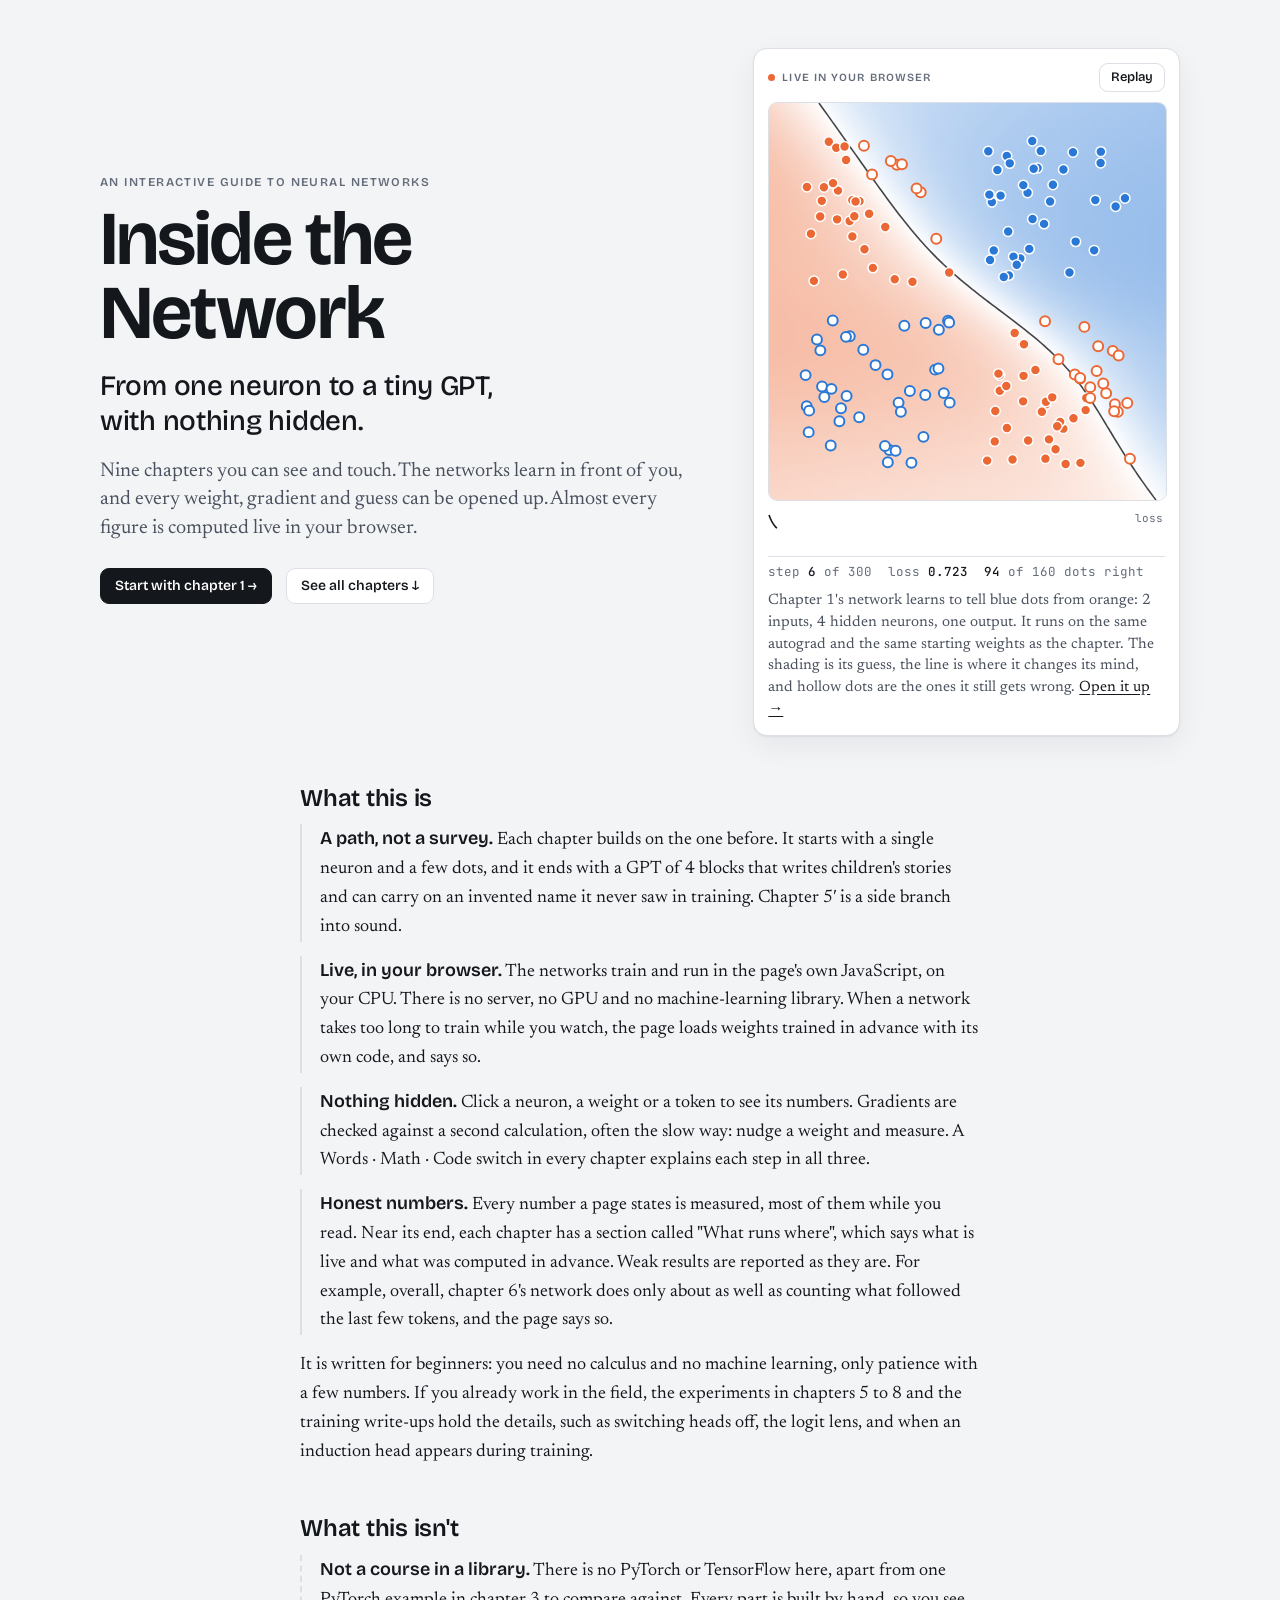
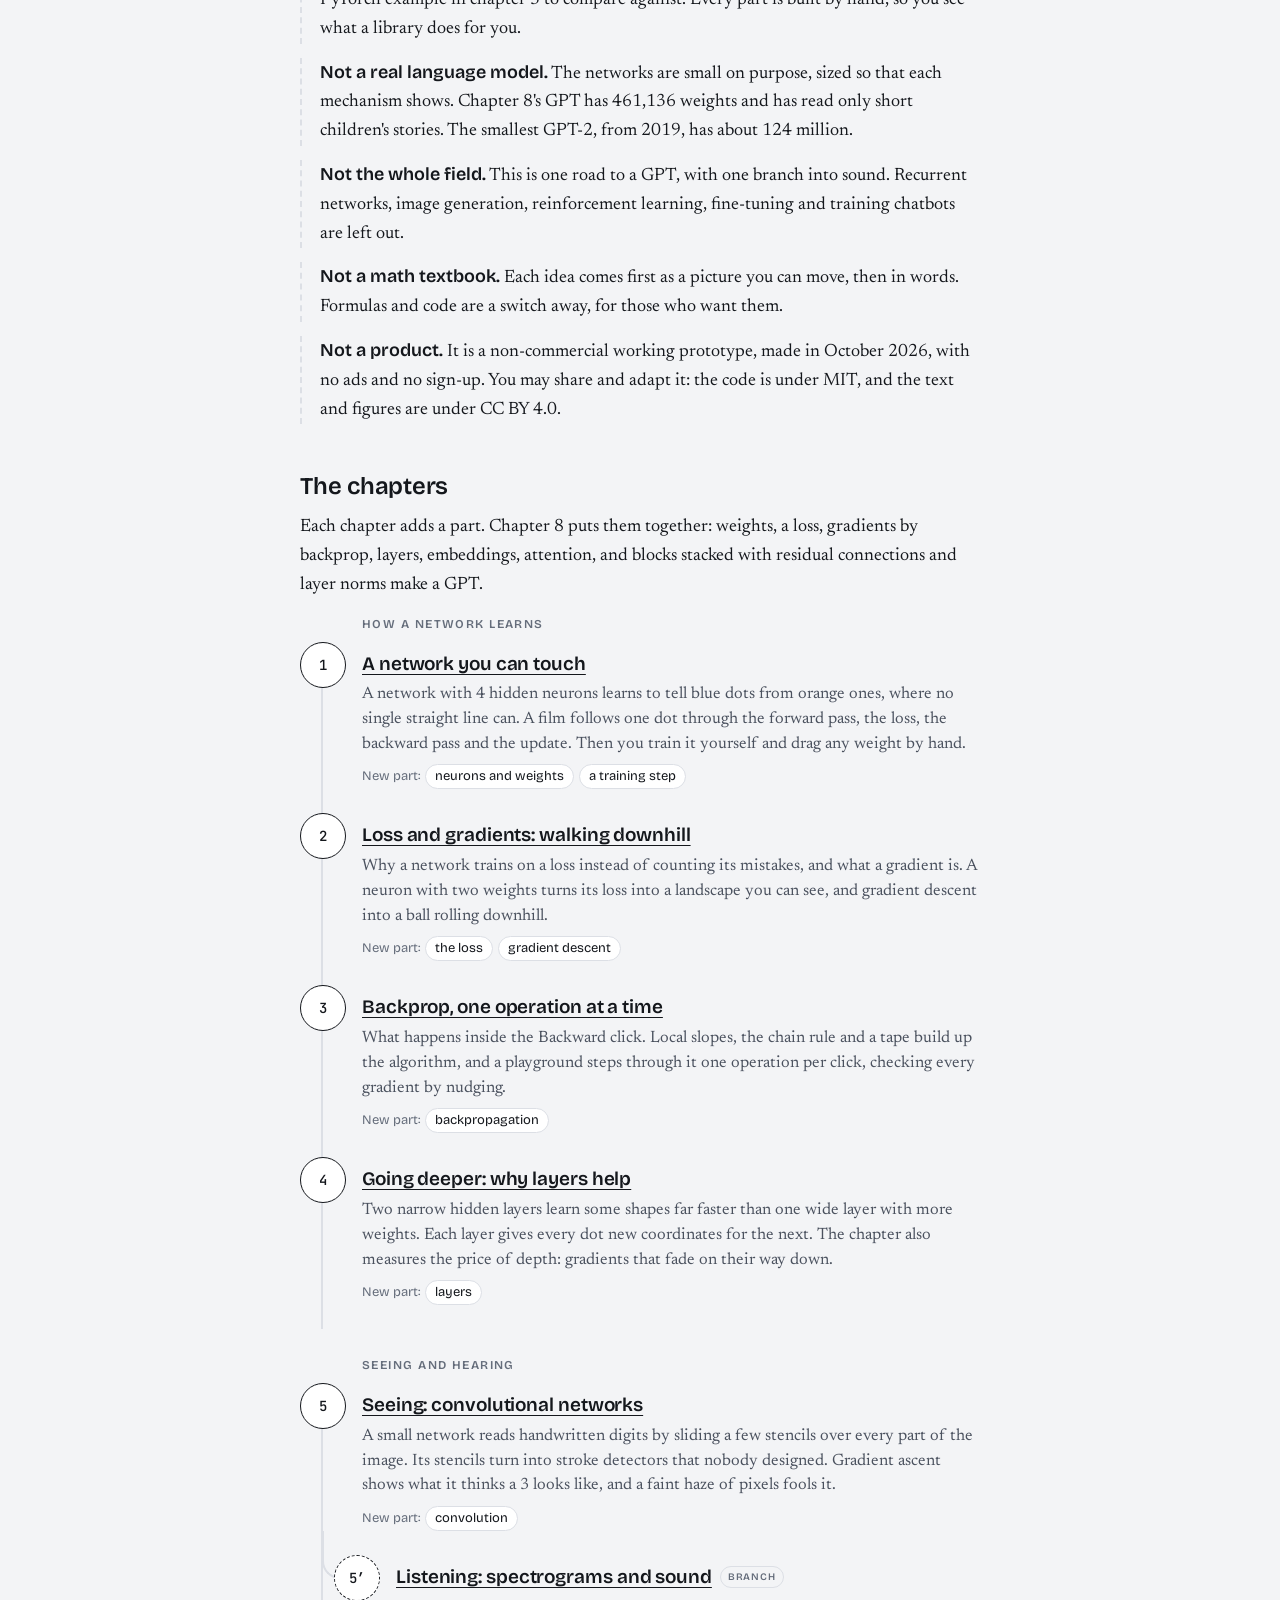
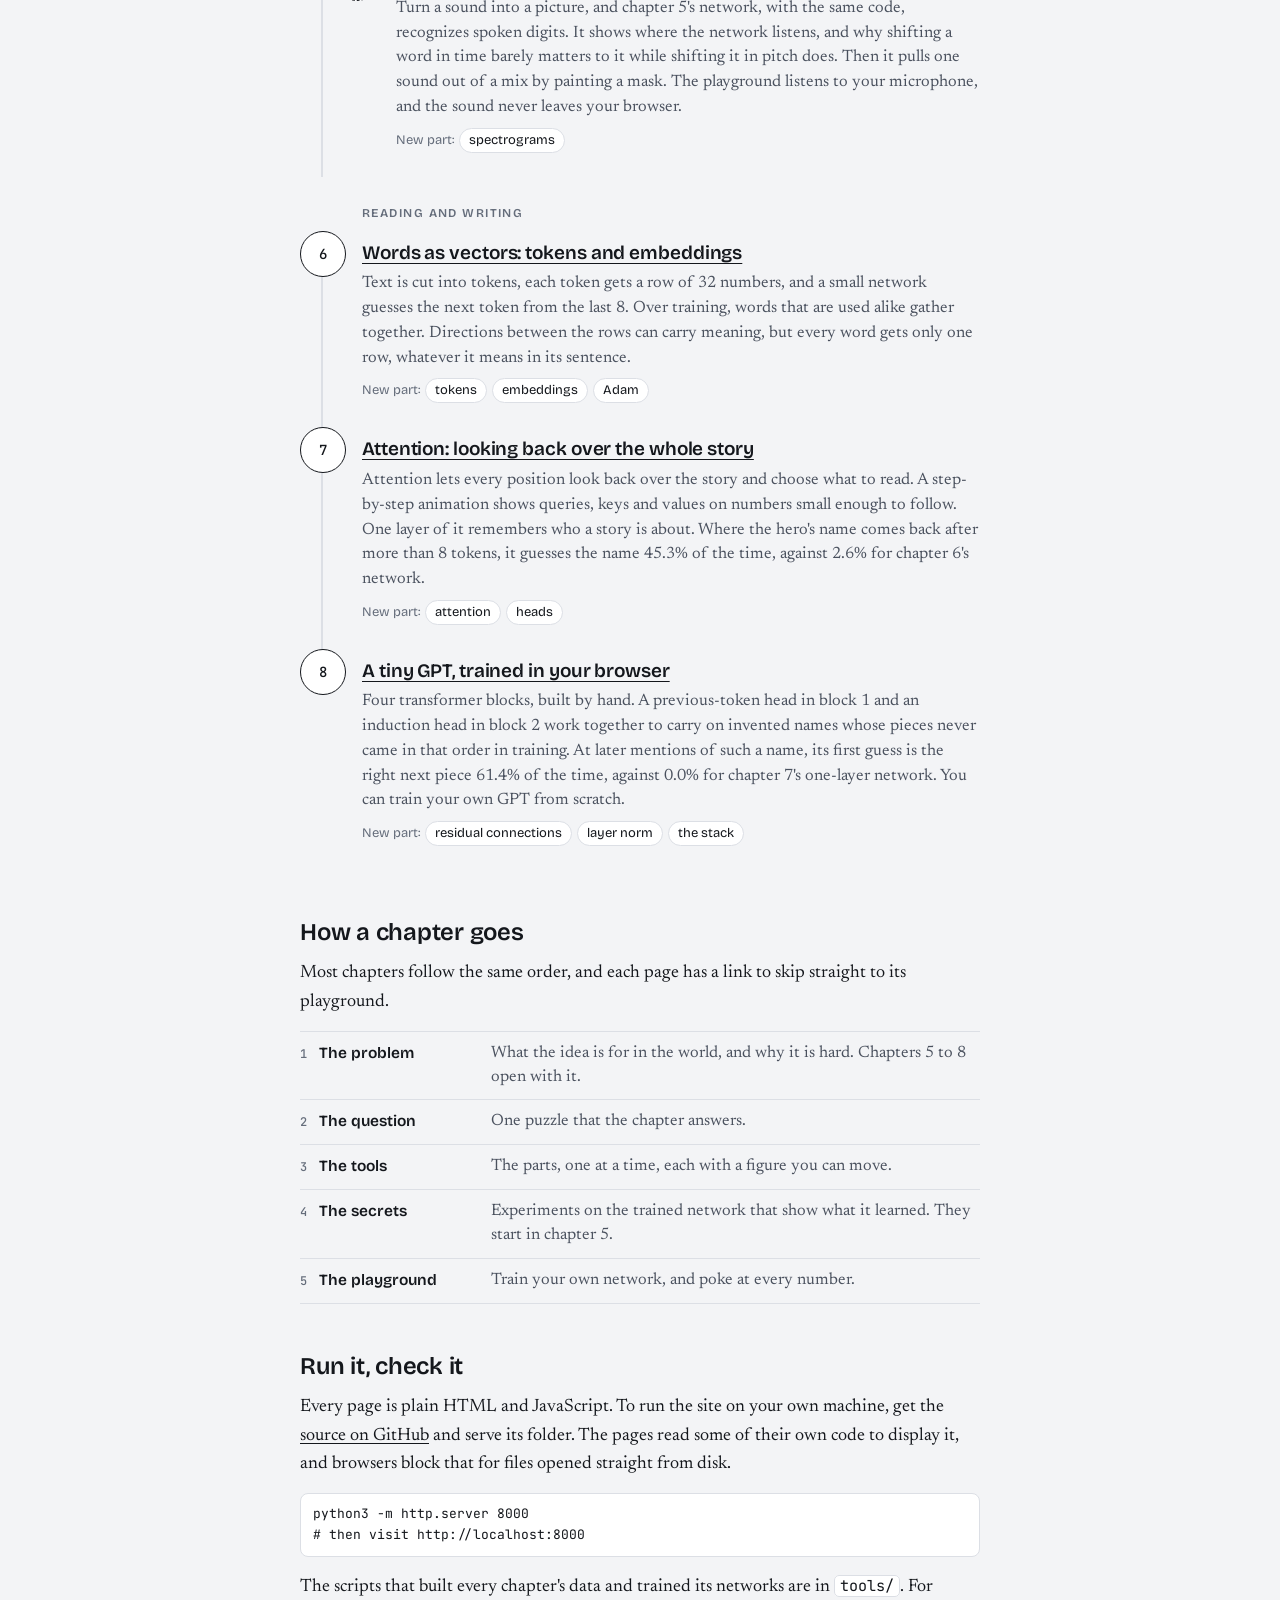
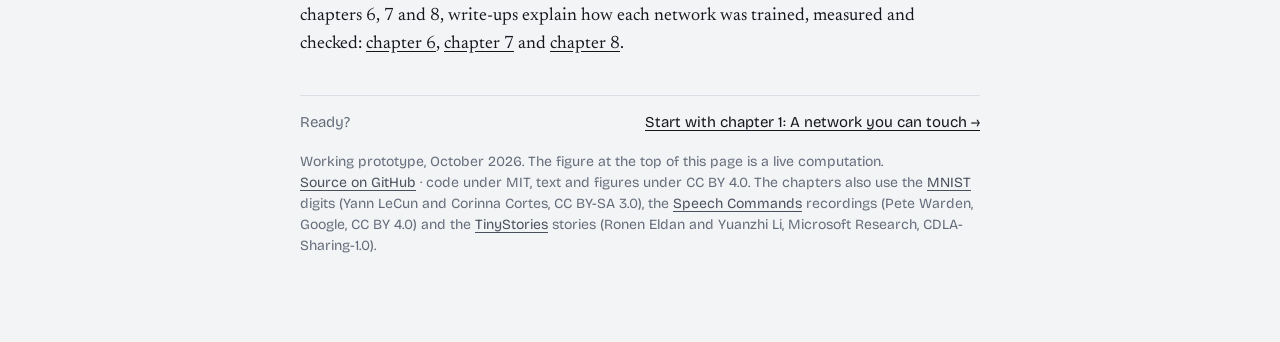
<file: index.html>
<!doctype html>
<html lang="en">
<head>
<meta charset="utf-8">
<meta name="viewport" content="width=device-width, initial-scale=1, viewport-fit=cover">
<meta name="description" content="An interactive guide to neural networks, from one neuron to a tiny GPT, with nothing hidden. The networks run in your browser, and you can train your own.">
<meta name="twitter:card" content="summary">
<meta property="og:type" content="website">
<meta property="og:title" content="Inside the Network">
<meta property="og:description" content="From one neuron to a tiny GPT, with nothing hidden. An interactive guide to neural networks that run in your browser, where you can train your own.">
<meta property="og:url" content="https://taoyiran.github.io/inside-the-network/">
<style>
:root { color-scheme: light; padding-top: env(safe-area-inset-top, 0px); padding-bottom: env(safe-area-inset-bottom, 0px); }
body { margin: 0; font: 14px system-ui, -apple-system, "Segoe UI", sans-serif; }
[hidden] { display: none !important; }
</style>
<title>Inside the Network</title>
<link rel="icon" href="data:image/svg+xml,%3Csvg xmlns='http://www.w3.org/2000/svg' viewBox='0 0 32 32'%3E%3Ccircle cx='8' cy='16' r='4' fill='%232a78d6'/%3E%3Ccircle cx='24' cy='9' r='4' fill='%23eb6834'/%3E%3Ccircle cx='24' cy='23' r='4' fill='%232a78d6'/%3E%3Cpath d='M11 15 21 10M11 17l10 5' stroke='%2314171c' stroke-width='2'/%3E%3C/svg%3E">
<link rel="preconnect" href="https://fonts.googleapis.com">
<link rel="preconnect" href="https://fonts.gstatic.com" crossorigin>
<link rel="stylesheet" href="https://fonts.googleapis.com/css2?family=Bricolage+Grotesque:opsz,wght@12..96,400..700&family=JetBrains+Mono:wght@400;500&family=Newsreader:ital,opsz,wght@0,6..72,400..600;1,6..72,400&display=swap">
<link rel="stylesheet" href="assets/site.css">
<style>
.page { padding-block: 48px 72px; }
@media (max-width: 520px) { .page { padding-block: 32px 56px; } }
/* the opening: title, slogan, and a live figure */
.hero { max-width: 1080px; margin: 0 auto; display: grid; grid-template-columns: minmax(0, 7fr) minmax(0, 5fr); gap: 40px 56px; align-items: center; }
@media (max-width: 899px) { .hero { grid-template-columns: minmax(0, 1fr); max-width: 680px; } }
.hero h1 { font-size: clamp(44px, 7vw, 76px); line-height: 0.98; margin: 14px 0 18px; }
.slogan { font: 500 clamp(22px, 2.6vw, 28px)/1.25 var(--font-display); letter-spacing: -0.01em; color: var(--ink); margin: 0 0 18px; text-wrap: pretty; }
.hero .dek { font-size: 20px; margin-bottom: 26px; }
.live { margin: 0; padding: 14px; background: var(--sheet); border: 1px solid var(--rule); border-radius: 14px; box-shadow: 0 1px 2px var(--shadow), 0 10px 30px var(--shadow); }
.live-head { display: flex; align-items: center; justify-content: space-between; gap: 10px; margin-bottom: 10px; }
.live-tag { display: inline-flex; align-items: center; gap: 7px; font: 600 11px/1 var(--font-display); letter-spacing: 0.1em; text-transform: uppercase; color: var(--ink-3); }
.live-tag i { width: 7px; height: 7px; border-radius: 50%; background: var(--neg); }
.live.running .live-tag i { animation: blink 1.2s ease-in-out infinite; }
@keyframes blink { 50% { opacity: 0.25; } }
@media (prefers-reduced-motion: reduce) { .live.running .live-tag i { animation: none; } }
.live .btn { padding: 7px 11px; font-size: 13px; }
#xor { display: block; width: 100%; aspect-ratio: 1; border-radius: 9px; border: 1px solid var(--rule); }
#curve { display: block; width: 100%; height: 46px; margin-top: 10px; }
.live-read { display: flex; flex-wrap: wrap; gap: 4px 16px; font: 12.5px/1.4 var(--font-mono); color: var(--ink-3); margin-top: 6px; font-variant-numeric: tabular-nums; }
.live-read b { color: var(--ink); font-weight: 500; }
.live figcaption { font: 15px/1.45 var(--font-body); color: var(--ink-2); margin-top: 10px; }
.live figcaption a { color: var(--ink); }
main.col { margin-top: 24px; }
/* what this is, and isn't */
.points { display: grid; gap: 14px; margin: 6px 0 0; padding: 0; list-style: none; }
.points li { padding-left: 18px; border-left: 2px solid var(--rule); }
.points li b { font-family: var(--font-display); font-weight: 600; }
.points.not li { border-left-style: dashed; }
.points + p.who { margin-top: 16px; }
/* the chapters, drawn as one path */
.part { font: 600 12px/1 var(--font-display); letter-spacing: 0.12em; text-transform: uppercase; color: var(--ink-3); margin: 30px 0 12px 62px; }
.part:first-of-type { margin-top: 18px; }
ol.path { list-style: none; margin: 0; padding: 0; }
ol.path li { position: relative; display: grid; grid-template-columns: 44px minmax(0, 1fr); gap: 0 18px; padding-bottom: 24px; }
ol.path li::before { content: ""; position: absolute; left: 21px; top: 0; bottom: 0; width: 2px; background: var(--rule); }
ol.path li.last::before { bottom: auto; height: 22px; }
ol.path .n { position: relative; z-index: 1; width: 44px; height: 44px; border-radius: 50%; display: grid; place-items: center; background: var(--sheet); border: 1.5px solid var(--ink); font: 500 14px/1 var(--font-mono); color: var(--ink); }
ol.path li.branch { grid-template-columns: 44px minmax(0, 1fr); padding-left: 34px; }
ol.path li.branch::after { content: ""; position: absolute; left: 22px; top: -24px; width: 34px; height: 46px; border: 2px solid var(--rule); border-top: 0; border-right: 0; border-bottom-left-radius: 18px; }
ol.path li.branch .n { border-style: dashed; }
ol.path h3 { font: 600 19px/1.3 var(--font-display); letter-spacing: -0.005em; margin: 10px 0 6px; text-wrap: balance; }
ol.path h3 a { color: var(--ink); text-decoration-thickness: 1px; text-underline-offset: 4px; }
ol.path h3 .tag { font: 600 10px/1 var(--font-display); letter-spacing: 0.08em; text-transform: uppercase; color: var(--ink-3); border: 1px solid var(--rule); border-radius: 99px; padding: 4px 7px; margin-left: 8px; vertical-align: 3px; white-space: nowrap; }
ol.path p { font-size: 16.5px; line-height: 1.5; color: var(--ink-2); margin: 0 0 8px; }
.adds { display: flex; flex-wrap: wrap; align-items: center; gap: 5px; font: 13px/1 var(--font-display); color: var(--ink-3); }
.adds span { color: var(--ink); background: var(--sheet); border: 1px solid var(--rule); border-radius: 99px; padding: 5px 9px; }
@media (max-width: 520px) {
  .part { margin-left: 0; }
  ol.path li { grid-template-columns: 36px minmax(0, 1fr); gap: 0 12px; }
  ol.path li::before { left: 17px; }
  ol.path .n { width: 36px; height: 36px; font-size: 13px; }
  ol.path h3 { margin-top: 6px; }
  ol.path li.branch { grid-template-columns: 36px minmax(0, 1fr); padding-left: 22px; }
  ol.path li.branch::after { left: 18px; width: 22px; height: 42px; }
}
/* how each chapter goes */
ol.flow { list-style: none; counter-reset: f; margin: 10px 0 14px; padding: 0; border-top: 1px solid var(--rule); }
ol.flow li { counter-increment: f; display: grid; grid-template-columns: 10.5em minmax(0, 1fr); gap: 2px 18px; padding: 10px 0; border-bottom: 1px solid var(--rule); font-size: 16.5px; line-height: 1.45; color: var(--ink-2); }
ol.flow li b { font: 600 15.5px/1.45 var(--font-display); color: var(--ink); }
ol.flow li b::before { content: counter(f); display: inline-block; width: 1.6em; font: 500 12px var(--font-mono); color: var(--ink-3); }
@media (max-width: 520px) { ol.flow li { grid-template-columns: minmax(0, 1fr); } }
pre.sh { margin: 8px 0 16px; background: var(--sheet); border: 1px solid var(--rule); border-radius: 8px; padding: 10px 12px; overflow-x: auto; font: 13px/1.6 var(--font-mono); color: var(--ink); }
</style>
</head>
<body>
<div class="page">
  <header class="hero">
    <div>
      <div class="eyebrow">An interactive guide to neural networks</div>
      <h1>Inside the Network</h1>
      <p class="slogan">From one neuron to a tiny GPT,<br> with nothing hidden.</p>
      <p class="dek">Nine chapters you can see and touch. The networks learn in front of you, and every weight, gradient and guess can be opened up. Almost every figure is computed live in your browser.</p>
      <nav class="jump" aria-label="Start">
        <a class="btn primary" href="touch/">Start with chapter 1 →</a>
        <a class="btn" href="#chapters">See all chapters ↓</a>
      </nav>
    </div>
    <figure class="live" id="live">
      <div class="live-head">
        <span class="live-tag"><i aria-hidden="true"></i>Live in your browser</span>
        <button class="btn" type="button" id="live-btn">Replay</button>
      </div>
      <canvas id="xor" role="img" aria-label="Blue and orange dots on a plane, with the network's guess shaded behind them"></canvas>
      <canvas id="curve" aria-hidden="true"></canvas>
      <div class="live-read" aria-live="off"><span>step <b id="r-step">0</b> of 300</span><span>loss <b id="r-loss">…</b></span><span><b id="r-acc">…</b> of 160 dots right</span></div>
      <figcaption>Chapter 1's network learns to tell blue dots from orange: 2 inputs, 4 hidden neurons, one output. It runs on the same autograd and the same starting weights as the chapter. The shading is its guess, the line is where it changes its mind, and hollow dots are the ones it still gets wrong. <a href="touch/">Open it up →</a></figcaption>
    </figure>
  </header>

  <main class="col">
    <h2>What this is</h2>
    <ul class="points">
      <li><b>A path, not a survey.</b> Each chapter builds on the one before. It starts with a single neuron and a few dots, and it ends with a GPT of 4 blocks that writes children's stories and can carry on an invented name it never saw in training. Chapter 5′ is a side branch into sound.</li>
      <li><b>Live, in your browser.</b> The networks train and run in the page's own JavaScript, on your CPU. There is no server, no GPU and no machine-learning library. When a network takes too long to train while you watch, the page loads weights trained in advance with its own code, and says so.</li>
      <li><b>Nothing hidden.</b> Click a neuron, a weight or a token to see its numbers. Gradients are checked against a second calculation, often the slow way: nudge a weight and measure. A Words · Math · Code switch in every chapter explains each step in all three.</li>
      <li><b>Honest numbers.</b> Every number a page states is measured, most of them while you read. Near its end, each chapter has a section called "What runs where", which says what is live and what was computed in advance. Weak results are reported as they are. For example, overall, chapter 6's network does only about as well as counting what followed the last few tokens, and the page says so.</li>
    </ul>
    <p class="who">It is written for beginners: you need no calculus and no machine learning, only patience with a few numbers. If you already work in the field, the experiments in chapters 5 to 8 and the training write-ups hold the details, such as switching heads off, the logit lens, and when an induction head appears during training.</p>

    <h2>What this isn't</h2>
    <ul class="points not">
      <li><b>Not a course in a library.</b> There is no PyTorch or TensorFlow here, apart from one PyTorch example in chapter 3 to compare against. Every part is built by hand, so you see what a library does for you.</li>
      <li><b>Not a real language model.</b> The networks are small on purpose, sized so that each mechanism shows. Chapter 8's GPT has 461,136 weights and has read only short children's stories. The smallest GPT-2, from 2019, has about 124 million.</li>
      <li><b>Not the whole field.</b> This is one road to a GPT, with one branch into sound. Recurrent networks, image generation, reinforcement learning, fine-tuning and training chatbots are left out.</li>
      <li><b>Not a math textbook.</b> Each idea comes first as a picture you can move, then in words. Formulas and code are a switch away, for those who want them.</li>
      <li><b>Not a product.</b> It is a non-commercial working prototype, made in October 2026, with no ads and no sign-up. You may share and adapt it: the code is under MIT, and the text and figures are under CC BY 4.0.</li>
    </ul>

    <h2 id="chapters">The chapters</h2>
    <p>Each chapter adds a part. Chapter 8 puts them together: weights, a loss, gradients by backprop, layers, embeddings, attention, and blocks stacked with residual connections and layer norms make a GPT.</p>

    <div class="part">How a network learns</div>
    <ol class="path">
      <li>
        <span class="n">1</span>
        <div>
          <h3><a href="touch/">A network you can touch</a></h3>
          <p>A network with 4 hidden neurons learns to tell blue dots from orange ones, where no single straight line can. A film follows one dot through the forward pass, the loss, the backward pass and the update. Then you train it yourself and drag any weight by hand.</p>
          <div class="adds">New part: <span>neurons and weights</span><span>a training step</span></div>
        </div>
      </li>
      <li>
        <span class="n">2</span>
        <div>
          <h3><a href="loss-and-gradients/">Loss and gradients: walking downhill</a></h3>
          <p>Why a network trains on a loss instead of counting its mistakes, and what a gradient is. A neuron with two weights turns its loss into a landscape you can see, and gradient descent into a ball rolling downhill.</p>
          <div class="adds">New part: <span>the loss</span><span>gradient descent</span></div>
        </div>
      </li>
      <li>
        <span class="n">3</span>
        <div>
          <h3><a href="backprop/">Backprop, one operation at a time</a></h3>
          <p>What happens inside the Backward click. Local slopes, the chain rule and a tape build up the algorithm, and a playground steps through it one operation per click, checking every gradient by nudging.</p>
          <div class="adds">New part: <span>backpropagation</span></div>
        </div>
      </li>
      <li>
        <span class="n">4</span>
        <div>
          <h3><a href="going-deeper/">Going deeper: why layers help</a></h3>
          <p>Two narrow hidden layers learn some shapes far faster than one wide layer with more weights. Each layer gives every dot new coordinates for the next. The chapter also measures the price of depth: gradients that fade on their way down.</p>
          <div class="adds">New part: <span>layers</span></div>
        </div>
      </li>
    </ol>

    <div class="part">Seeing and hearing</div>
    <ol class="path">
      <li>
        <span class="n">5</span>
        <div>
          <h3><a href="seeing/">Seeing: convolutional networks</a></h3>
          <p>A small network reads handwritten digits by sliding a few stencils over every part of the image. Its stencils turn into stroke detectors that nobody designed. Gradient ascent shows what it thinks a 3 looks like, and a faint haze of pixels fools it.</p>
          <div class="adds">New part: <span>convolution</span></div>
        </div>
      </li>
      <li class="branch">
        <span class="n">5′</span>
        <div>
          <h3><a href="listening/">Listening: spectrograms and sound</a><span class="tag">Branch</span></h3>
          <p>Turn a sound into a picture, and chapter 5's network, with the same code, recognizes spoken digits. It shows where the network listens, and why shifting a word in time barely matters to it while shifting it in pitch does. Then it pulls one sound out of a mix by painting a mask. The playground listens to your microphone, and the sound never leaves your browser.</p>
          <div class="adds">New part: <span>spectrograms</span></div>
        </div>
      </li>
    </ol>

    <div class="part">Reading and writing</div>
    <ol class="path">
      <li>
        <span class="n">6</span>
        <div>
          <h3><a href="words/">Words as vectors: tokens and embeddings</a></h3>
          <p>Text is cut into tokens, each token gets a row of 32 numbers, and a small network guesses the next token from the last 8. Over training, words that are used alike gather together. Directions between the rows can carry meaning, but every word gets only one row, whatever it means in its sentence.</p>
          <div class="adds">New part: <span>tokens</span><span>embeddings</span><span>Adam</span></div>
        </div>
      </li>
      <li>
        <span class="n">7</span>
        <div>
          <h3><a href="attention/">Attention: looking back over the whole story</a></h3>
          <p>Attention lets every position look back over the story and choose what to read. A step-by-step animation shows queries, keys and values on numbers small enough to follow. One layer of it remembers who a story is about. Where the hero's name comes back after more than 8 tokens, it guesses the name 45.3% of the time, against 2.6% for chapter 6's network.</p>
          <div class="adds">New part: <span>attention</span><span>heads</span></div>
        </div>
      </li>
      <li class="last">
        <span class="n">8</span>
        <div>
          <h3><a href="gpt/">A tiny GPT, trained in your browser</a></h3>
          <p>Four transformer blocks, built by hand. A previous-token head in block 1 and an induction head in block 2 work together to carry on invented names whose pieces never came in that order in training. At later mentions of such a name, its first guess is the right next piece 61.4% of the time, against 0.0% for chapter 7's one-layer network. You can train your own GPT from scratch.</p>
          <div class="adds">New part: <span>residual connections</span><span>layer norm</span><span>the stack</span></div>
        </div>
      </li>
    </ol>

    <h2>How a chapter goes</h2>
    <p>Most chapters follow the same order, and each page has a link to skip straight to its playground.</p>
    <ol class="flow">
      <li><b>The problem</b><span>What the idea is for in the world, and why it is hard. Chapters 5 to 8 open with it.</span></li>
      <li><b>The question</b><span>One puzzle that the chapter answers.</span></li>
      <li><b>The tools</b><span>The parts, one at a time, each with a figure you can move.</span></li>
      <li><b>The secrets</b><span>Experiments on the trained network that show what it learned. They start in chapter 5.</span></li>
      <li><b>The playground</b><span>Train your own network, and poke at every number.</span></li>
    </ol>

    <h2>Run it, check it</h2>
    <p>Every page is plain HTML and JavaScript. To run the site on your own machine, get the <a href="https://github.com/taoyiran/inside-the-network">source on GitHub</a> and serve its folder. The pages read some of their own code to display it, and browsers block that for files opened straight from disk.</p>
    <pre class="sh">python3 -m http.server 8000
# then visit http://localhost:8000</pre>
    <p>The scripts that built every chapter's data and trained its networks are in <code class="i">tools/</code>. For chapters 6, 7 and 8, write-ups explain how each network was trained, measured and checked: <a href="https://github.com/taoyiran/inside-the-network/blob/main/docs/chapter-6-training.md">chapter 6</a>, <a href="https://github.com/taoyiran/inside-the-network/blob/main/docs/chapter-7-training.md">chapter 7</a> and <a href="https://github.com/taoyiran/inside-the-network/blob/main/docs/chapter-8-training.md">chapter 8</a>.</p>

    <nav class="chapnav" aria-label="Chapters"><span>Ready?</span><a href="touch/">Start with chapter 1: A network you can touch →</a></nav>
    <p class="foot">Working prototype, October 2026. The figure at the top of this page is a live computation.<br><a href="https://github.com/taoyiran/inside-the-network">Source on GitHub</a> · code under MIT, text and figures under CC BY 4.0. The chapters also use the <a href="http://yann.lecun.com/exdb/mnist/">MNIST</a> digits (Yann LeCun and Corinna Cortes, CC BY-SA 3.0), the <a href="https://www.tensorflow.org/datasets/catalog/speech_commands">Speech Commands</a> recordings (Pete Warden, Google, CC BY 4.0) and the <a href="https://huggingface.co/datasets/roneneldan/TinyStories">TinyStories</a> stories (Ronen Eldan and Yuanzhi Li, Microsoft Research, CDLA-Sharing-1.0).</p>
  </main>
</div>

<script id="autograd" src="assets/autograd.js"></script>
<script>
(function () {
  // Chapter 1 used to live at this address. Send its old #links on to it.
  const h = location.hash.slice(1);
  if (h && !document.getElementById(h)) { location.replace("touch/" + location.hash); return; }

  const $ = (id) => document.getElementById(id);

  // ---------- chapter 1's playground, as it starts: XOR, 4 tanh neurons, seed 3, learning rate 0.3 ----------
  function mulberry32(a) {
    return function () {
      a |= 0; a = (a + 0x6d2b79f5) | 0;
      let t = Math.imul(a ^ (a >>> 15), 1 | a);
      t = (t + Math.imul(t ^ (t >>> 7), 61 | t)) ^ t;
      return ((t ^ (t >>> 14)) >>> 0) / 4294967296;
    };
  }
  function gaussian(r) { let u = 0; while (u === 0) u = r(); return Math.sqrt(-2 * Math.log(u)) * Math.cos(2 * Math.PI * r()); }
  const N = 160, D = 1.15, H = 4, LR = 0.3, STEPS = 300;
  const data = [];
  { const r = mulberry32(23);
    for (let i = 0; i < N; i++) {
      const u = r() * 2 - 1, w = r() * 2 - 1;
      const x1 = Math.sign(u) * (0.1 + Math.abs(u) * 0.85), x2 = Math.sign(w) * (0.1 + Math.abs(w) * 0.85);
      data.push({ x1: Math.max(-1, Math.min(1, x1)), x2: Math.max(-1, Math.min(1, x2)), y: x1 * x2 > 0 ? 1 : 0 });
    } }
  let w1, b1, w2, b2, PR, step, hist;
  function init() {
    const r = mulberry32(3 * 9973 + H * 131);
    w1 = []; b1 = []; w2 = [];
    for (let j = 0; j < H; j++) {
      w1.push([new Value(gaussian(r)), new Value(gaussian(r))]);
      b1.push(new Value(gaussian(r) * 0.3));
      w2.push(new Value(gaussian(r) * 0.9));
    }
    b2 = new Value(0); PR = [];
    for (let j = 0; j < H; j++) PR.push(w1[j][0], w1[j][1]);
    PR.push(...b1, ...w2, b2);
    step = 0; hist = [lossAndGrad()];
  }
  // the mean loss over all dots, with every weight's gradient left in .grad
  function lossAndGrad() {
    TAPE = []; PR.forEach((p) => { p.grad = 0; });
    let tot = null;
    for (const p of data) {
      let zo = b2;
      for (let j = 0; j < H; j++) zo = add(zo, mul(w2[j], tanh(add(add(mulc(w1[j][0], p.x1), mulc(w1[j][1], p.x2)), b1[j]))));
      const L = bceWithLogits(zo, p.y); tot = tot ? add(tot, L) : L;
    }
    const loss = mulc(tot, 1 / N); backward(loss); TAPE = null;
    return loss.data;
  }
  function trainStep() { PR.forEach((p) => { p.data -= LR * p.grad; }); step++; hist.push(lossAndGrad()); }
  function guess(x1, x2) {
    let zo = b2.data;
    for (let j = 0; j < H; j++) zo += w2[j].data * Math.tanh(w1[j][0].data * x1 + w1[j][1].data * x2 + b1[j].data);
    return 1 / (1 + Math.exp(-zo));
  }

  // ---------- drawing ----------
  const C = {};
  function hexRGB(s) {
    s = s.trim();
    if (s[0] === "#") { if (s.length === 4) s = "#" + s[1] + s[1] + s[2] + s[2] + s[3] + s[3]; const n = parseInt(s.slice(1, 7), 16); return [(n >> 16) & 255, (n >> 8) & 255, n & 255]; }
    const m = s.match(/[\d.]+/g); return m ? m.slice(0, 3).map(Number) : [128, 128, 128];
  }
  const LUT = new Uint8ClampedArray(256 * 3);
  function readTheme() {
    const cs = getComputedStyle(document.documentElement);
    for (const k of ["sheet", "ink", "ink-3", "rule", "pos", "neg"]) C[k] = hexRGB(cs.getPropertyValue("--" + k));
    for (let k = 0; k < 256; k++) {
      const t = (k / 255) * 2 - 1, tgt = t >= 0 ? C.pos : C.neg, a = Math.pow(Math.abs(t), 0.85) * 0.58;
      for (let c = 0; c < 3; c++) LUT[k * 3 + c] = C.sheet[c] + (tgt[c] - C.sheet[c]) * a;
    }
  }
  const rgba = (c, a = 1) => `rgba(${c[0]},${c[1]},${c[2]},${a})`;
  const dpr = Math.min(2, window.devicePixelRatio || 1);
  function sizeCanvas(cv) {
    const cw = cv.clientWidth, ch = cv.clientHeight, w = Math.max(1, Math.round(cw * dpr)), h = Math.max(1, Math.round(ch * dpr));
    if (cv.width !== w || cv.height !== h) { cv.width = w; cv.height = h; }
    return [cw, ch];
  }
  const plane = $("xor"), pctx = plane.getContext("2d"), curve = $("curve"), cctx = curve.getContext("2d");
  const G = 65, grid = new Float64Array(G * G), heat = document.createElement("canvas"); heat.width = heat.height = G;
  const hctx = heat.getContext("2d"), img = hctx.createImageData(G, G);
  const toPx = (x, W) => ((x + D) / (2 * D)) * W, toPy = (y, Hh) => ((D - y) / (2 * D)) * Hh;

  function draw() {
    const [W, Hh] = sizeCanvas(plane), ctx = pctx;
    ctx.setTransform(dpr, 0, 0, dpr, 0, 0);
    for (let r = 0; r < G; r++) for (let c = 0; c < G; c++) grid[r * G + c] = guess(-D + (2 * D * c) / (G - 1), D - (2 * D * r) / (G - 1));
    const d = img.data;
    for (let k = 0; k < G * G; k++) { const li = Math.round(grid[k] * 255) * 3; d[k * 4] = LUT[li]; d[k * 4 + 1] = LUT[li + 1]; d[k * 4 + 2] = LUT[li + 2]; d[k * 4 + 3] = 255; }
    hctx.putImageData(img, 0, 0);
    const cw = W / (G - 1), ch = Hh / (G - 1);
    ctx.imageSmoothingEnabled = true; ctx.drawImage(heat, -cw / 2, -ch / 2, W + cw, Hh + ch);
    // where the guess crosses one half
    const f = (r, c) => grid[r * G + c] - 0.5, X = (c) => (c / (G - 1)) * W, Y = (r) => (r / (G - 1)) * Hh;
    ctx.beginPath();
    for (let r = 0; r < G - 1; r++) for (let c = 0; c < G - 1; c++) {
      const a = f(r, c), b = f(r, c + 1), e = f(r + 1, c + 1), q = f(r + 1, c), pts = [];
      if (a > 0 !== b > 0) pts.push([X(c + a / (a - b)), Y(r)]);
      if (b > 0 !== e > 0) pts.push([X(c + 1), Y(r + b / (b - e))]);
      if (q > 0 !== e > 0) pts.push([X(c + q / (q - e)), Y(r + 1)]);
      if (a > 0 !== q > 0) pts.push([X(c), Y(r + a / (a - q))]);
      if (pts.length >= 2) { ctx.moveTo(pts[0][0], pts[0][1]); ctx.lineTo(pts[1][0], pts[1][1]); }
      if (pts.length === 4) { ctx.moveTo(pts[2][0], pts[2][1]); ctx.lineTo(pts[3][0], pts[3][1]); }
    }
    ctx.strokeStyle = rgba(C.ink, 0.8); ctx.lineWidth = 1.6; ctx.stroke();
    let right = 0;
    const pr = Math.max(3, Math.min(5, W / 80));
    for (const p of data) {
      const col = p.y ? C.pos : C.neg, ok = (guess(p.x1, p.x2) > 0.5 ? 1 : 0) === p.y;
      if (ok) right++;
      ctx.beginPath(); ctx.arc(toPx(p.x1, W), toPy(p.x2, Hh), pr, 0, Math.PI * 2);
      if (ok) { ctx.fillStyle = rgba(col); ctx.fill(); ctx.lineWidth = 1.5; ctx.strokeStyle = rgba(C.sheet); ctx.stroke(); }
      else { ctx.fillStyle = rgba(C.sheet); ctx.fill(); ctx.lineWidth = 2; ctx.strokeStyle = rgba(col); ctx.stroke(); }
    }
    // the loss so far, against the whole run
    const [CW, CH] = sizeCanvas(curve), g = cctx;
    g.setTransform(dpr, 0, 0, dpr, 0, 0); g.clearRect(0, 0, CW, CH);
    const top = Math.max(...hist), Xs = (k) => 1 + (k / STEPS) * (CW - 2), Ys = (v) => 4 + (1 - v / top) * (CH - 8);
    g.strokeStyle = rgba(C.rule); g.lineWidth = 1; g.beginPath(); g.moveTo(0, CH - 0.5); g.lineTo(CW, CH - 0.5); g.stroke();
    g.strokeStyle = rgba(C.ink); g.lineWidth = 1.6; g.beginPath();
    hist.forEach((v, k) => (k ? g.lineTo(Xs(k), Ys(v)) : g.moveTo(Xs(k), Ys(v)))); g.stroke();
    g.fillStyle = rgba(C["ink-3"]); g.font = '11px "JetBrains Mono", ui-monospace, monospace'; g.textBaseline = "top"; g.textAlign = "right";
    g.fillText("loss", CW - 2, 2);
    $("r-step").textContent = step;
    $("r-loss").textContent = hist[step].toFixed(3);
    $("r-acc").textContent = right;
  }

  // ---------- the loop: train 300 steps, hold, start again ----------
  const live = $("live"), btn = $("live-btn");
  const still = matchMedia("(prefers-reduced-motion: reduce)");
  const PER_SEC = 60, START_HOLD = 900, END_HOLD = 4000;
  let visible = true, raf = 0, last = 0, held = 0, carry = 0, phase = "idle";
  function frame(t) {
    raf = 0;
    if (!visible || document.hidden) return;
    const dt = last ? Math.min(100, t - last) : 0; last = t;
    if (phase === "start") { held += dt; if (held > START_HOLD) { phase = "train"; carry = 0; } }
    else if (phase === "train") {
      carry += (dt / 1000) * PER_SEC; let n = Math.floor(carry); carry -= n;
      while (n-- > 0 && step < STEPS) trainStep();
      draw();
      if (step >= STEPS) { phase = still.matches ? "idle" : "end"; held = 0; }
    } else if (phase === "end") { held += dt; if (held > END_HOLD) { init(); draw(); phase = "start"; held = 0; } }
    live.classList.toggle("running", phase !== "idle");
    if (phase !== "idle") raf = requestAnimationFrame(frame);
  }
  function kick() { if (!raf && phase !== "idle" && visible && !document.hidden) { last = 0; raf = requestAnimationFrame(frame); } }
  function play() { init(); draw(); phase = "start"; held = 0; kick(); }
  btn.addEventListener("click", play);
  new IntersectionObserver((es) => { visible = es[0].isIntersecting; if (visible) kick(); }).observe(live);
  document.addEventListener("visibilitychange", kick);
  new ResizeObserver(() => draw()).observe(plane);
  matchMedia("(prefers-color-scheme: dark)").addEventListener("change", () => { readTheme(); draw(); });

  readTheme(); init();
  if (still.matches) { while (step < STEPS) trainStep(); draw(); live.classList.remove("running"); }
  else play();
})();
</script>
</body>
</html>
</file>
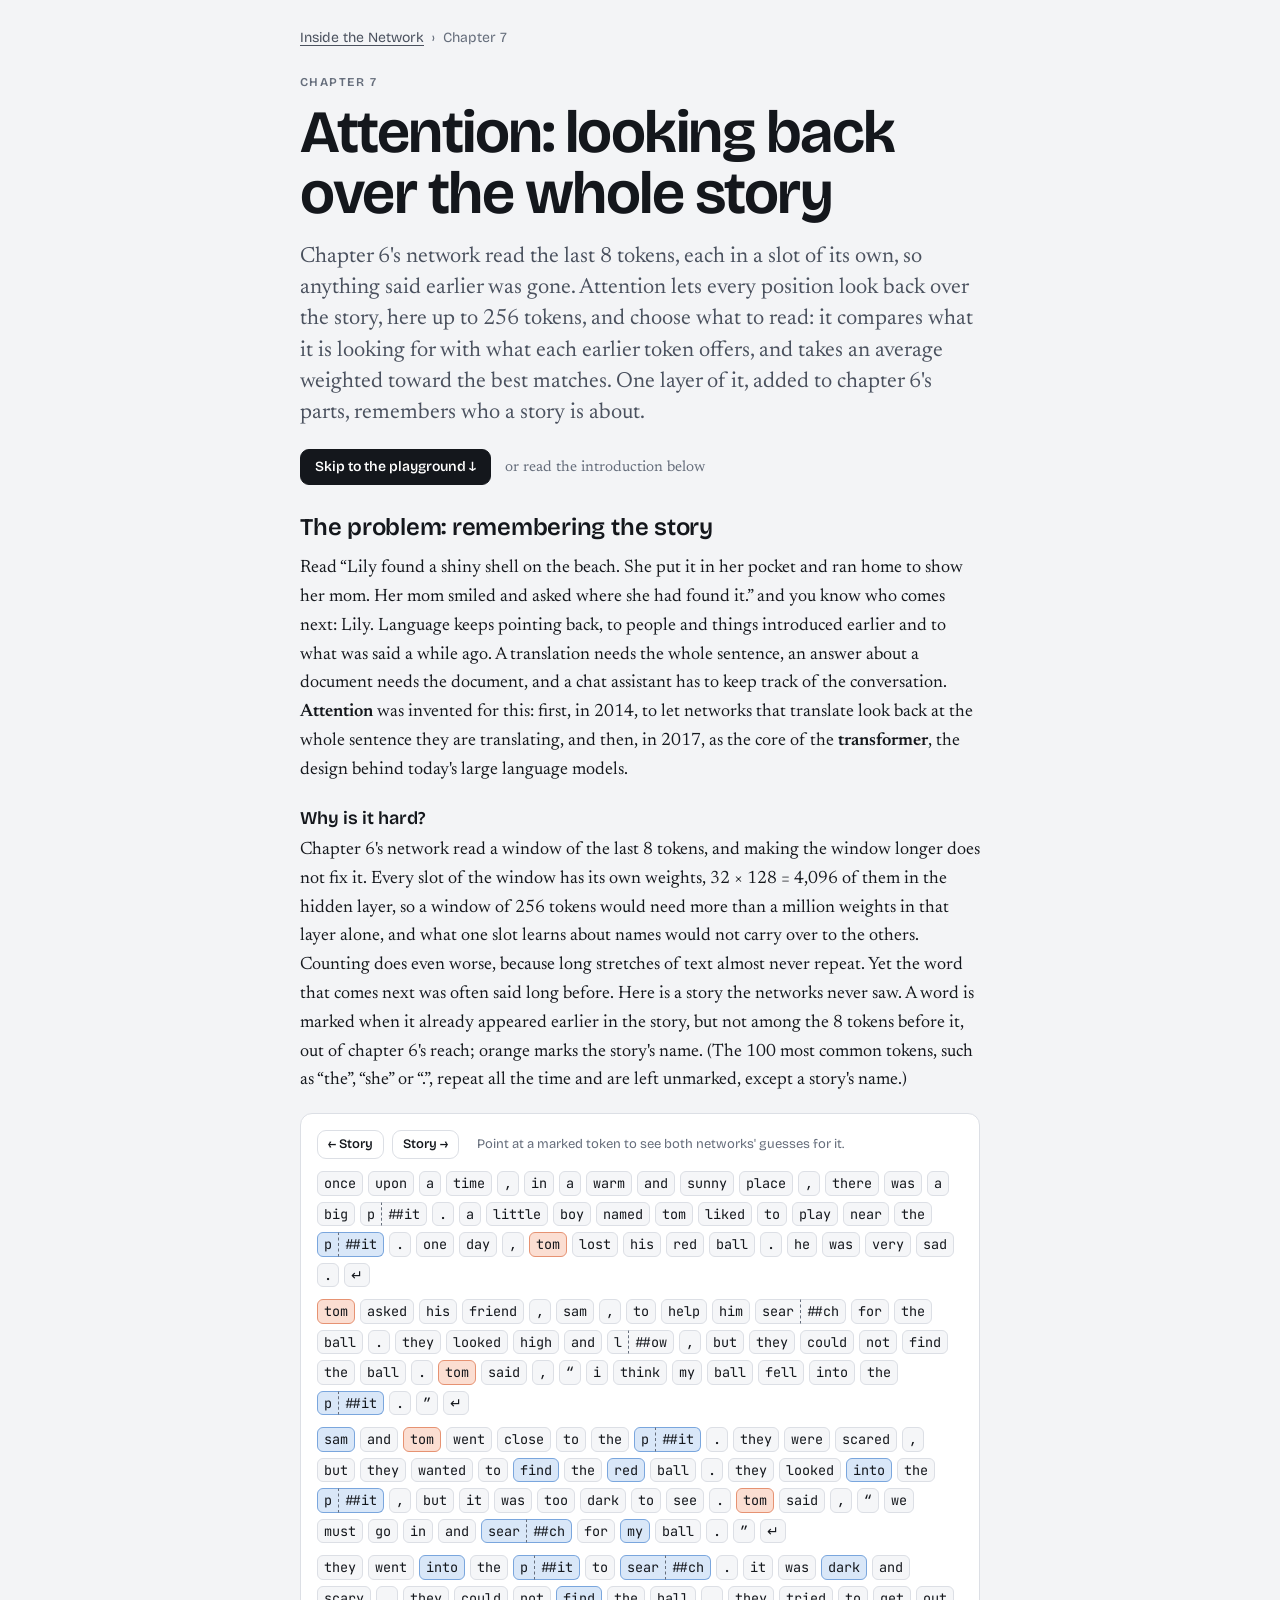
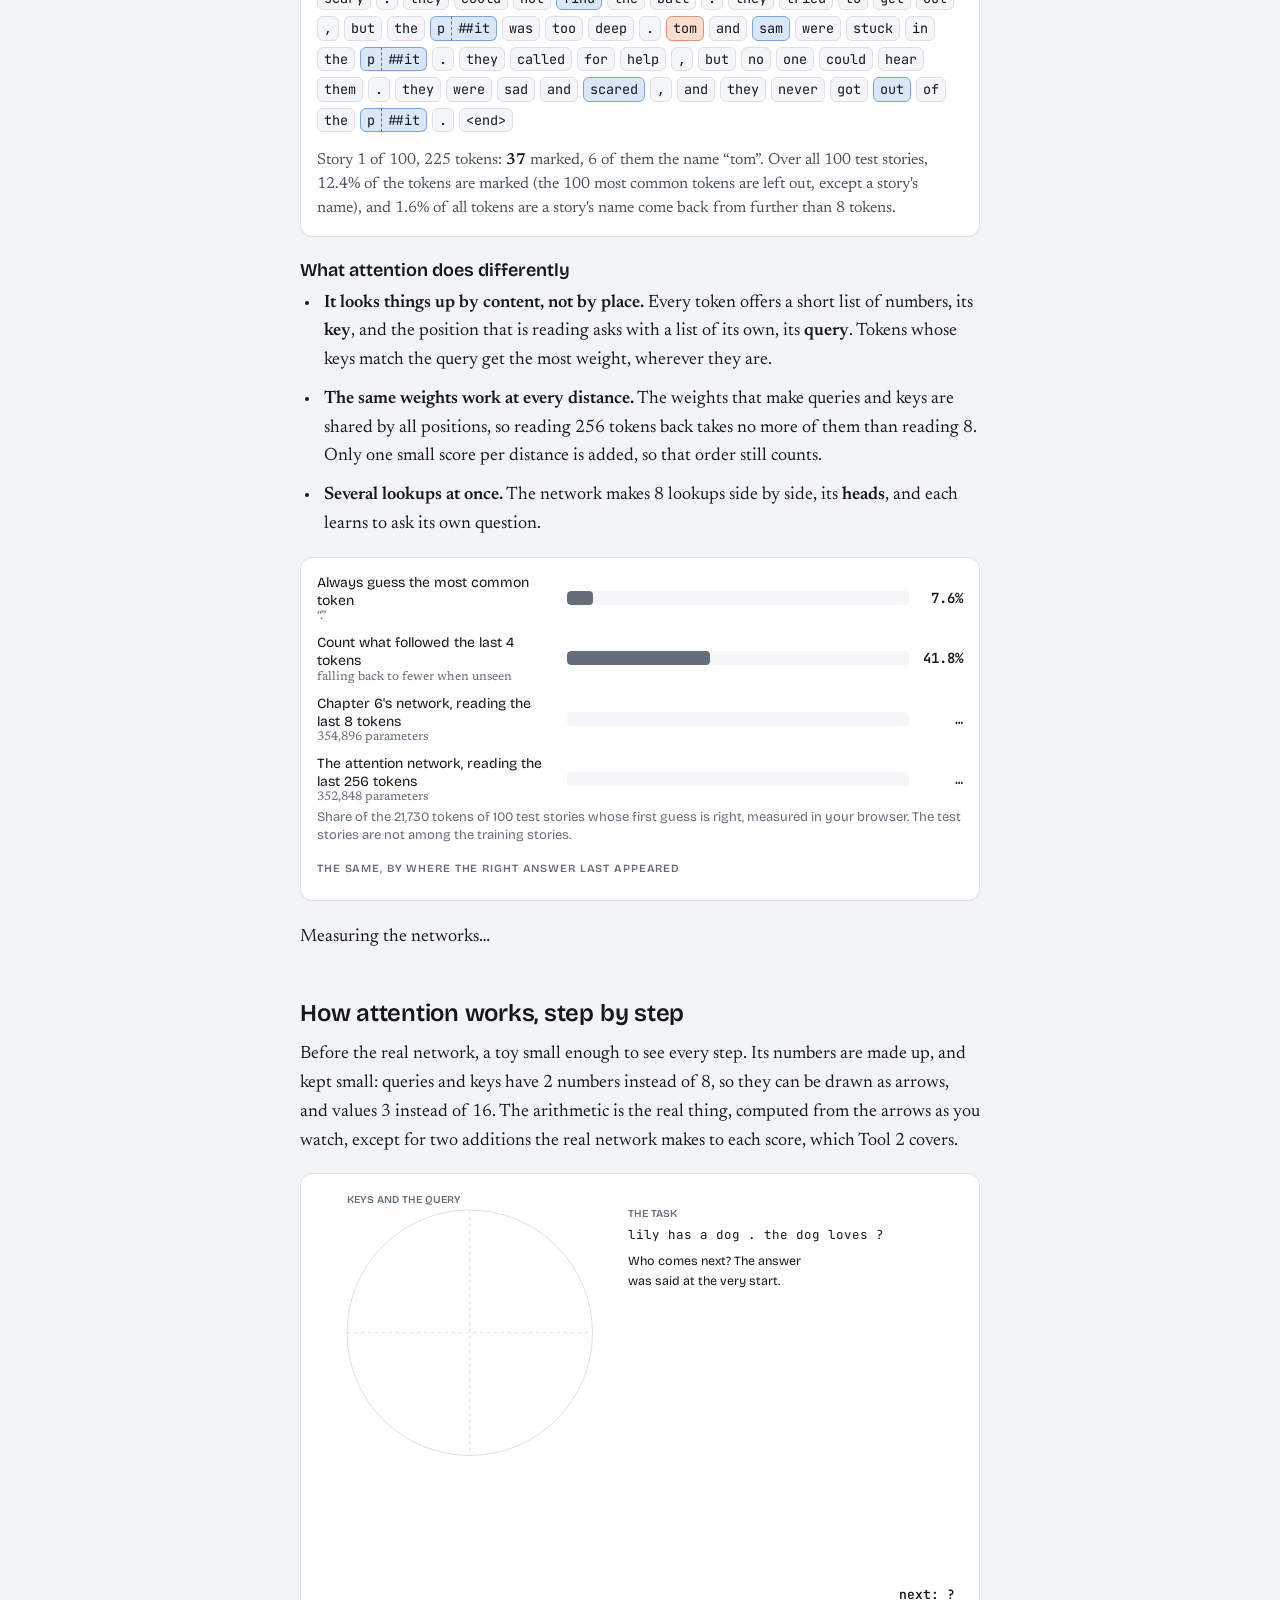
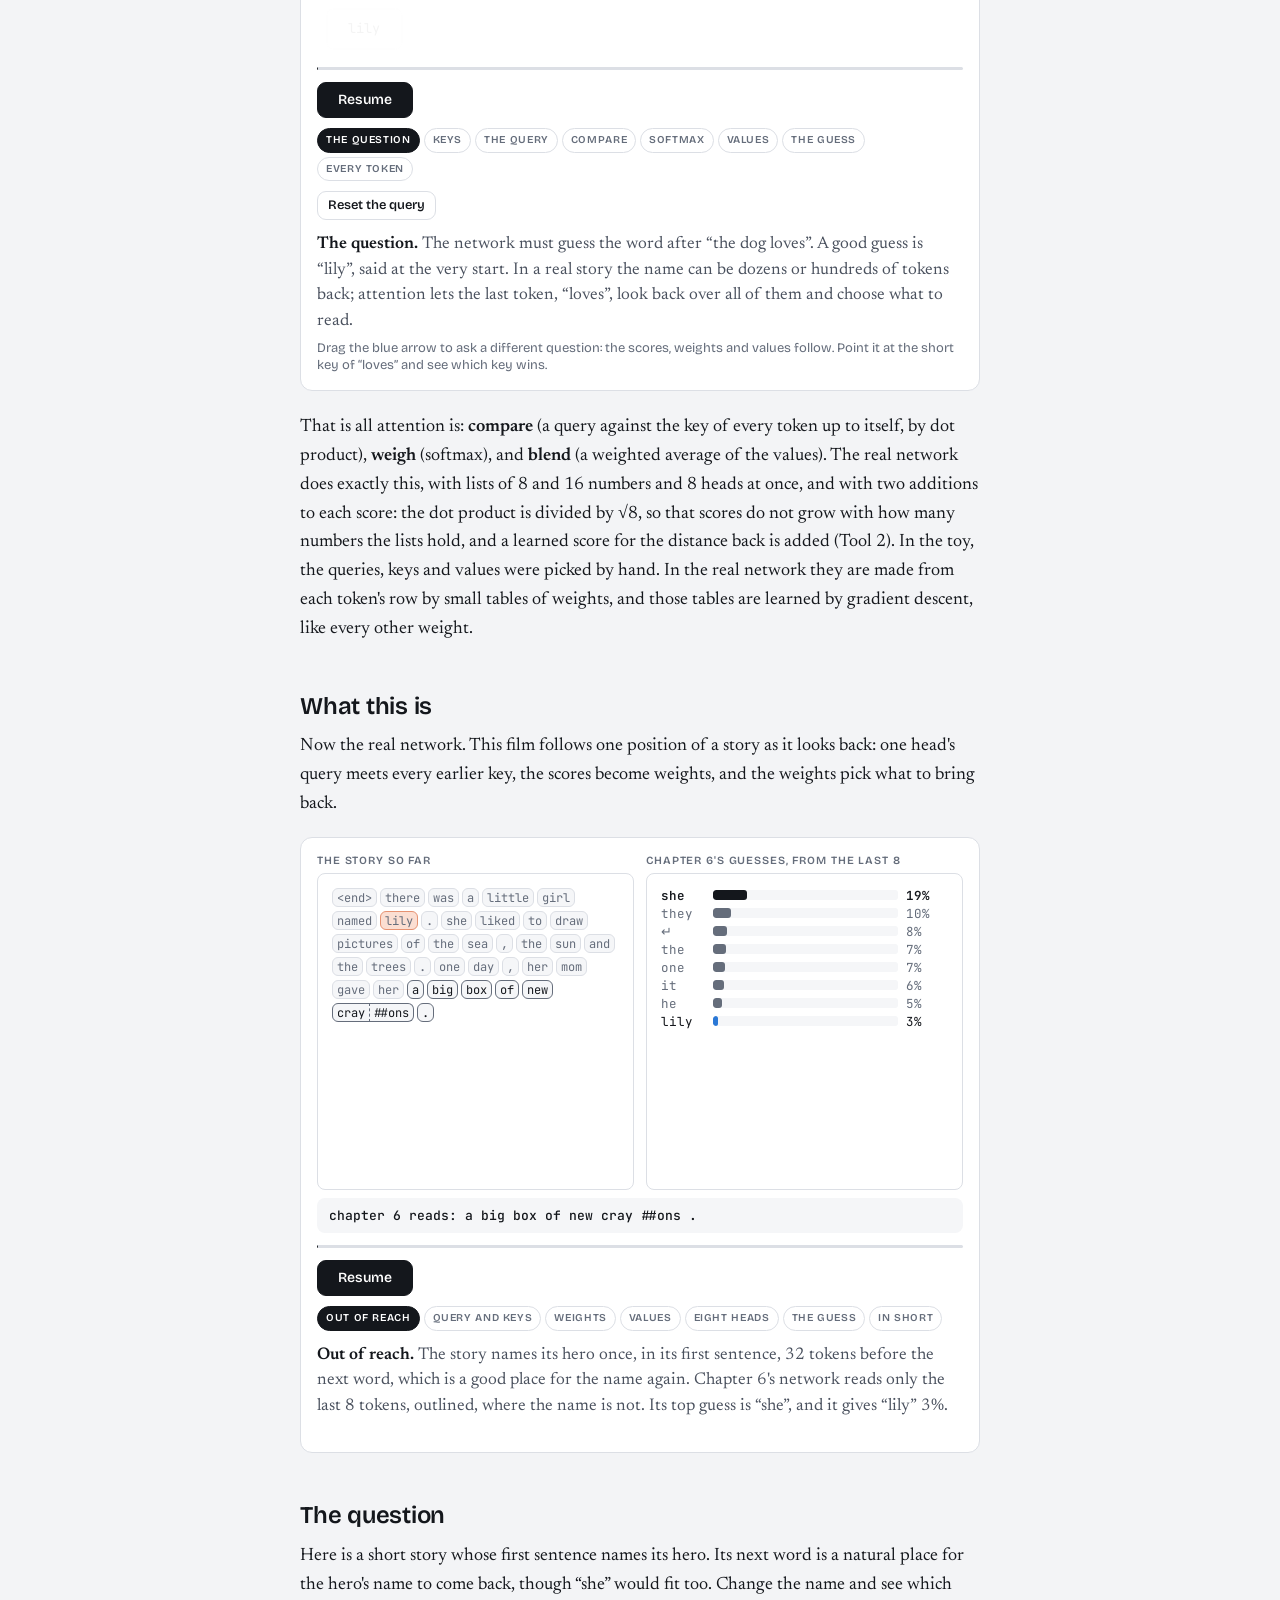
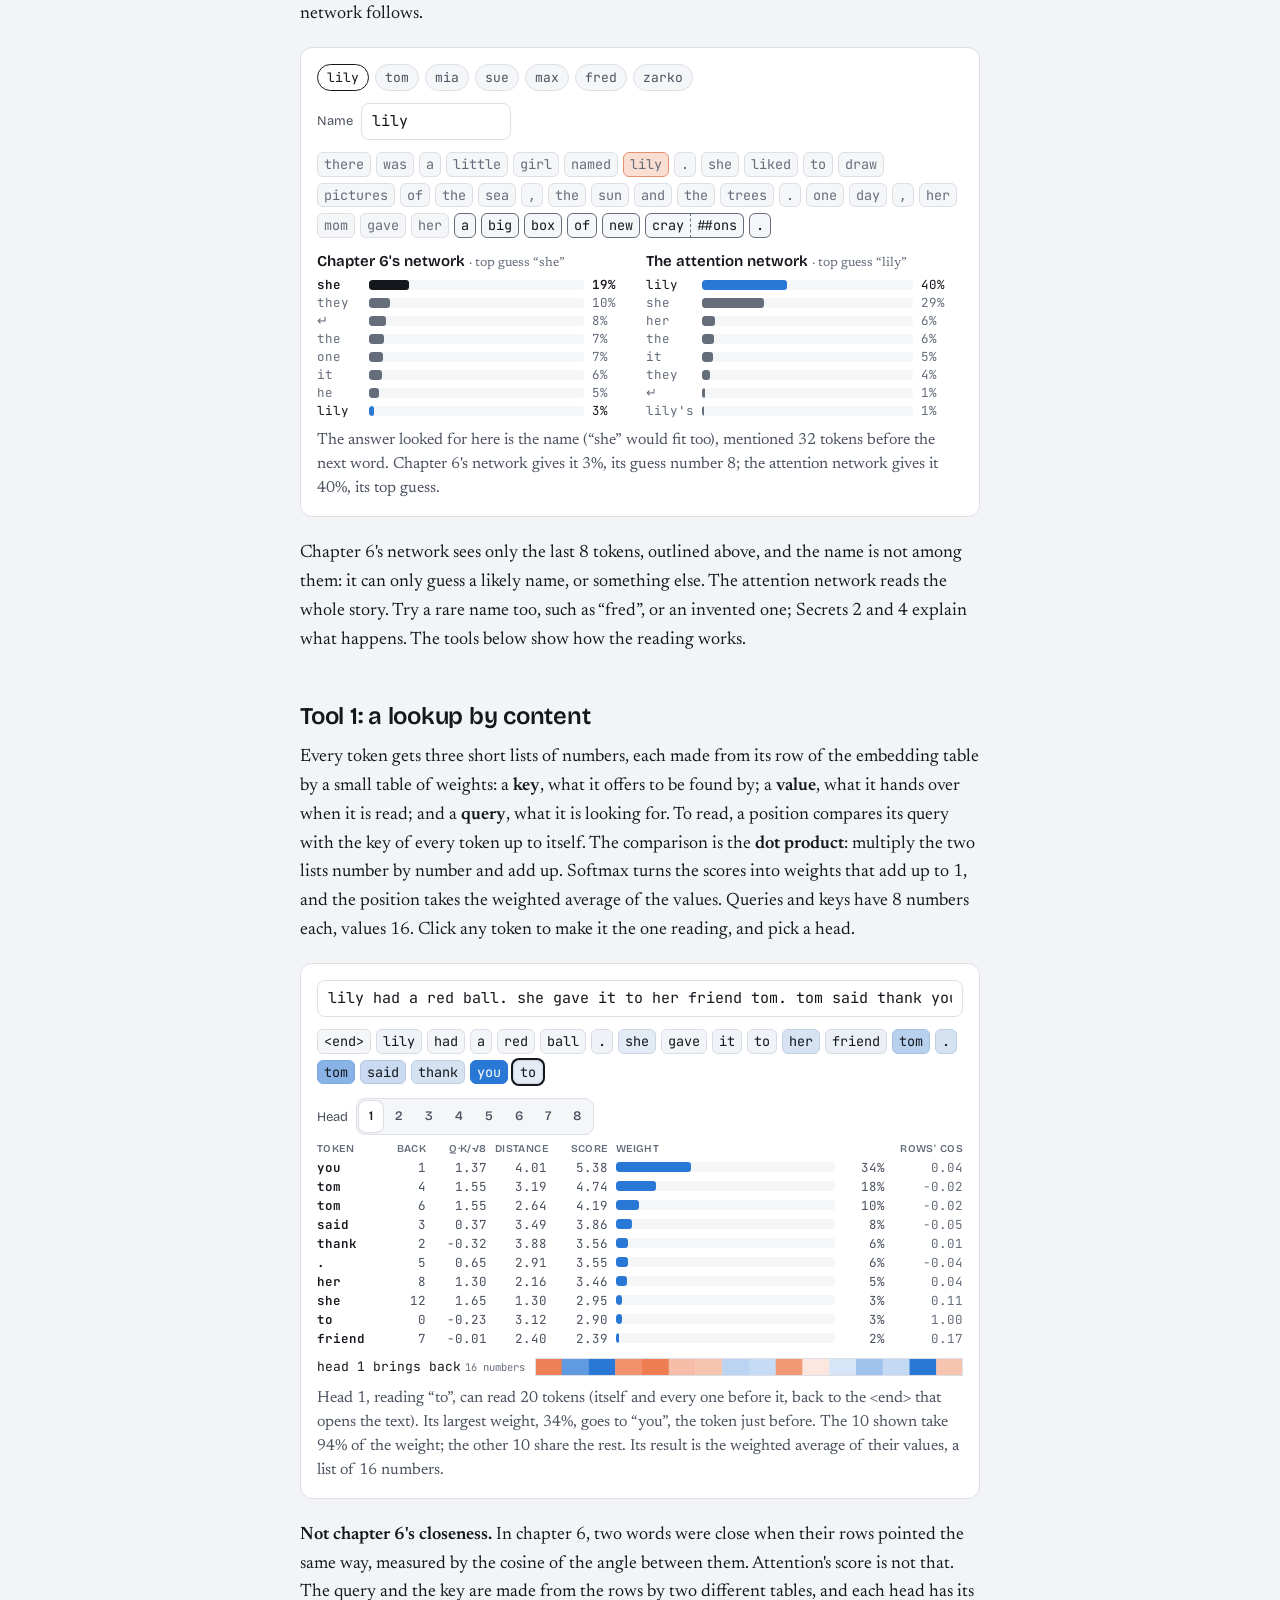
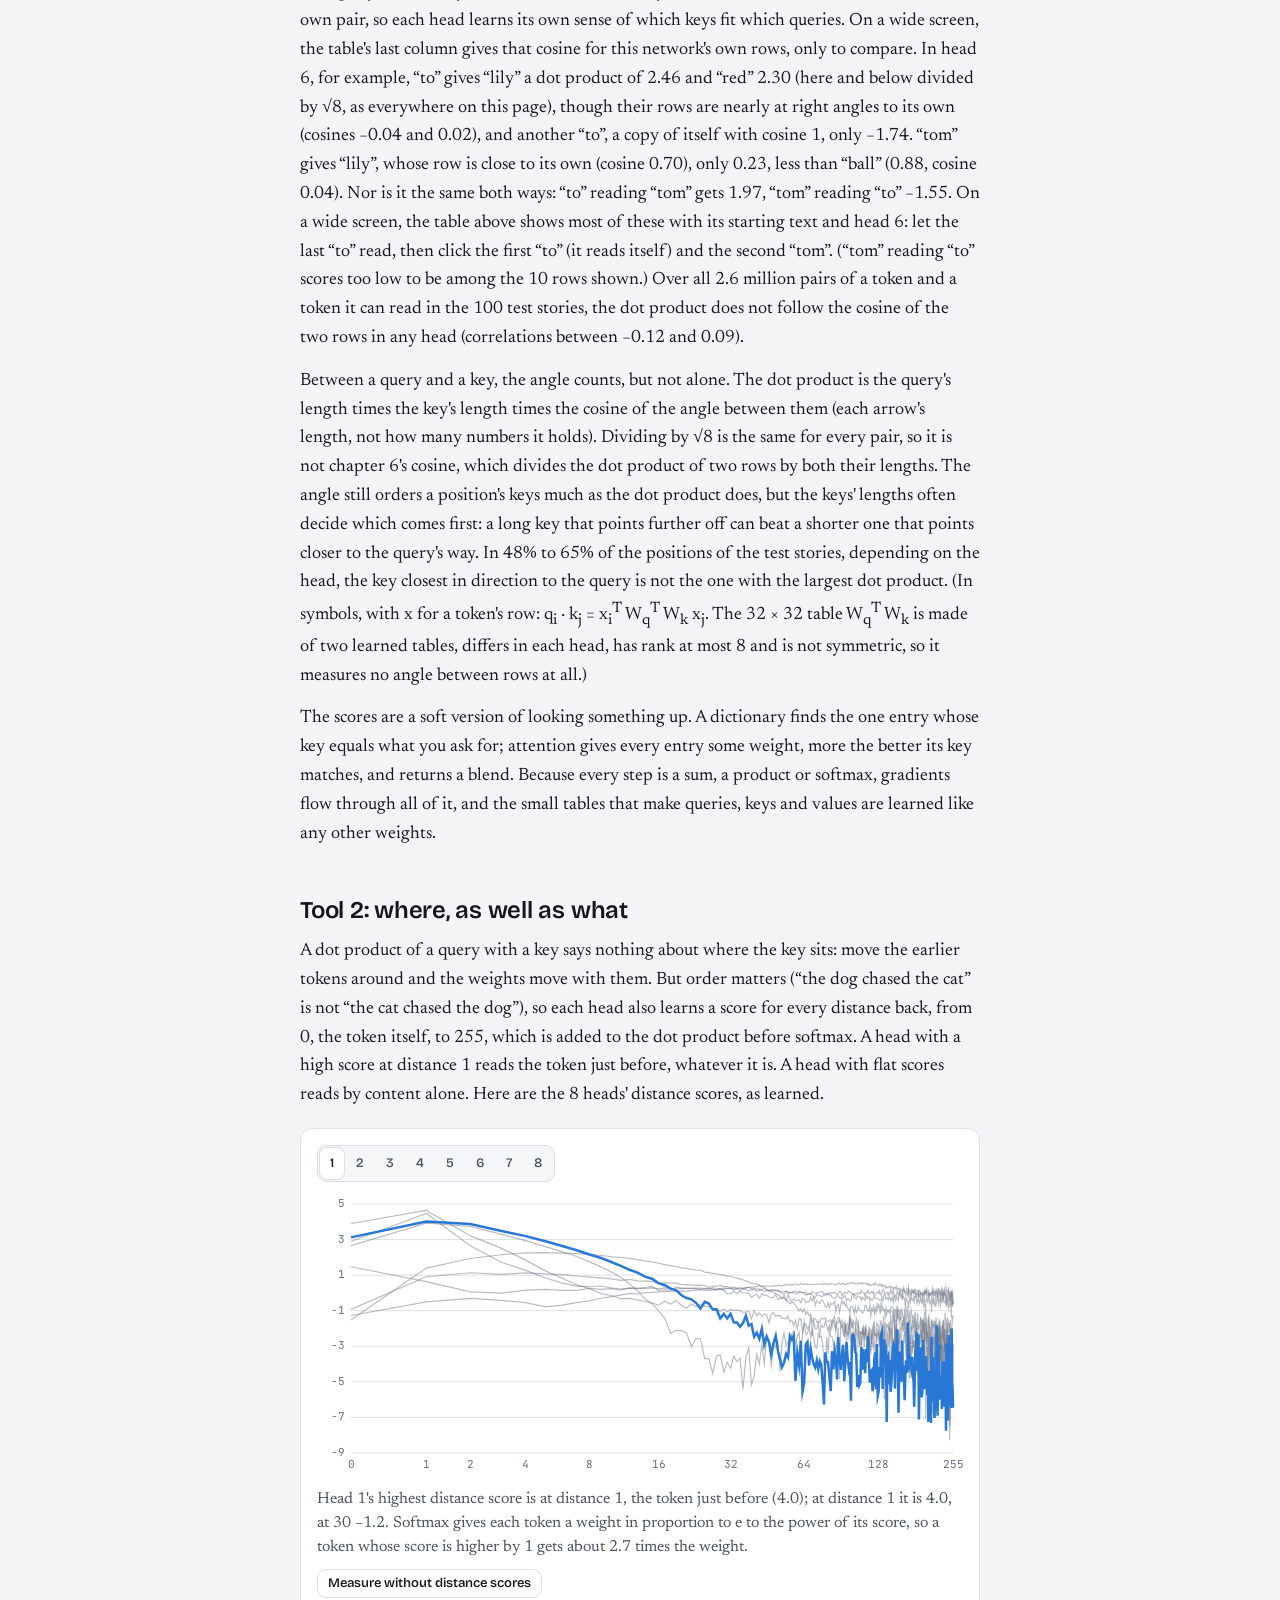
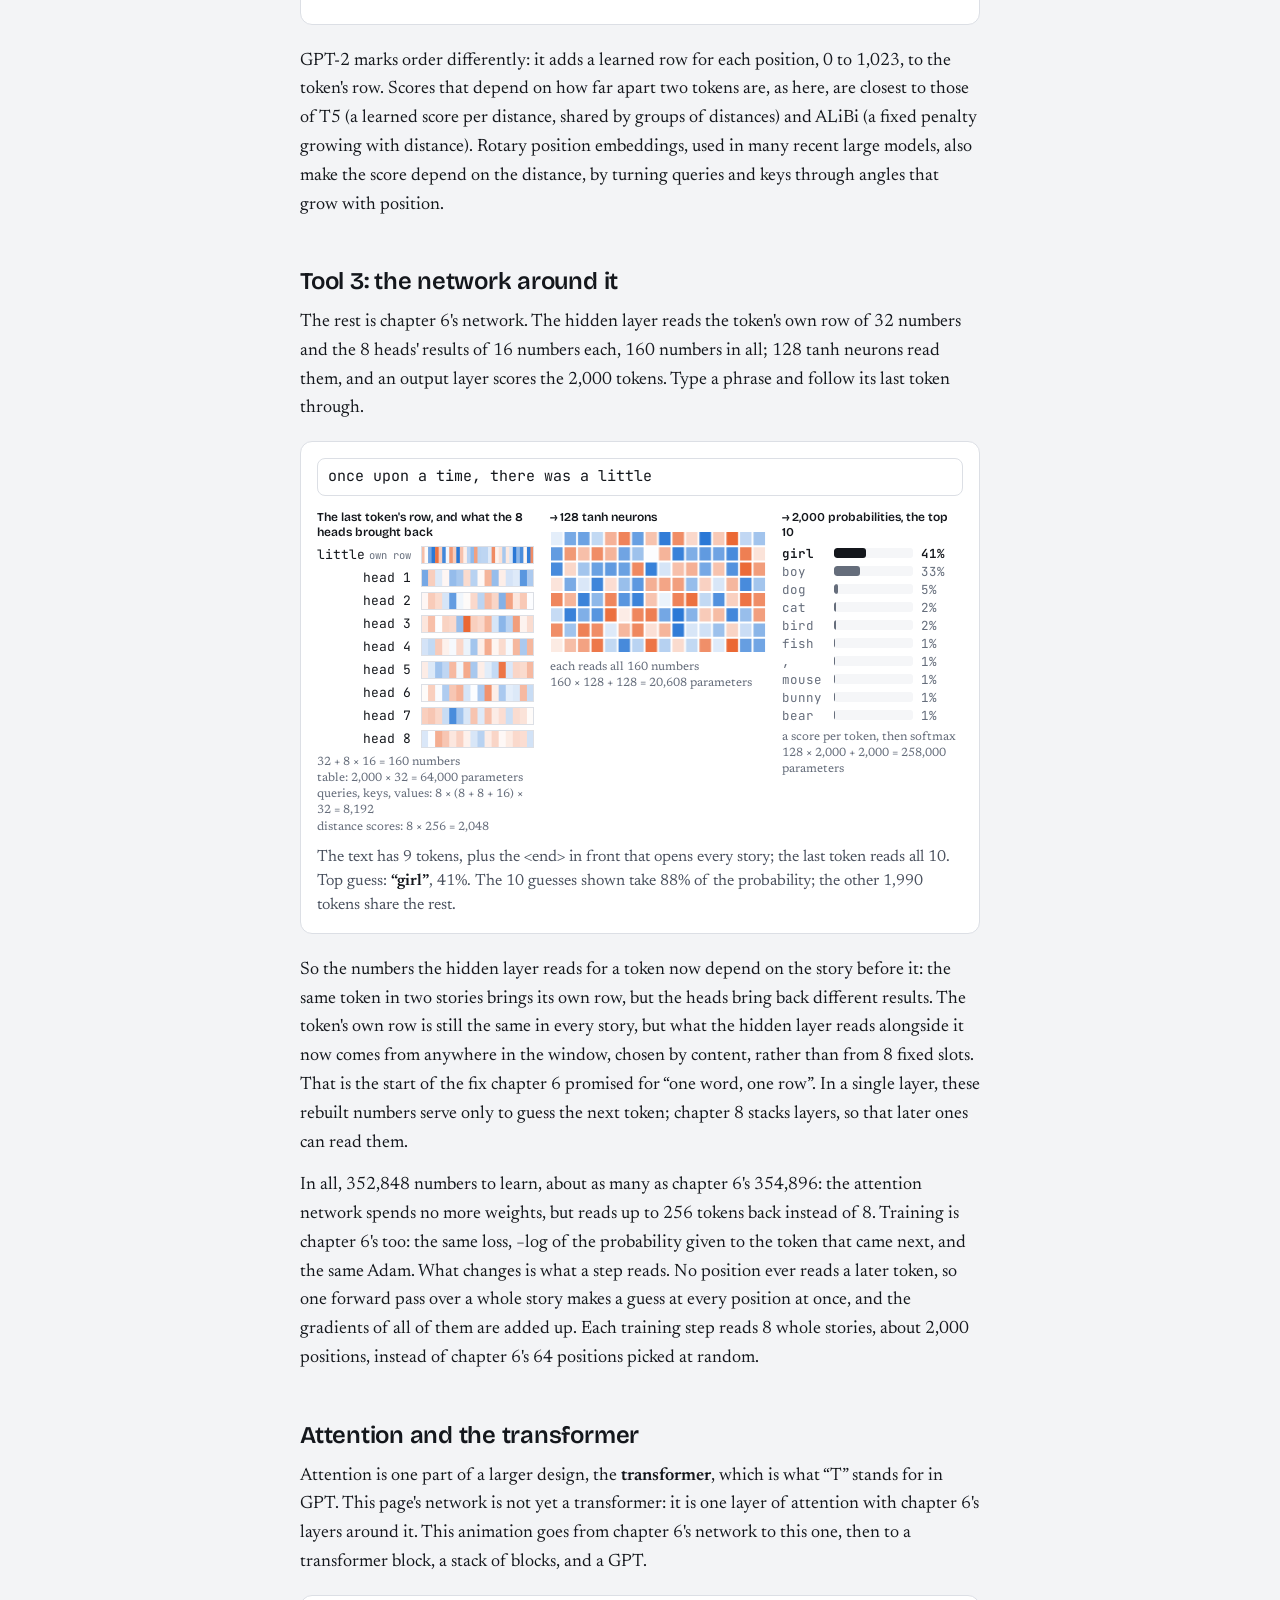
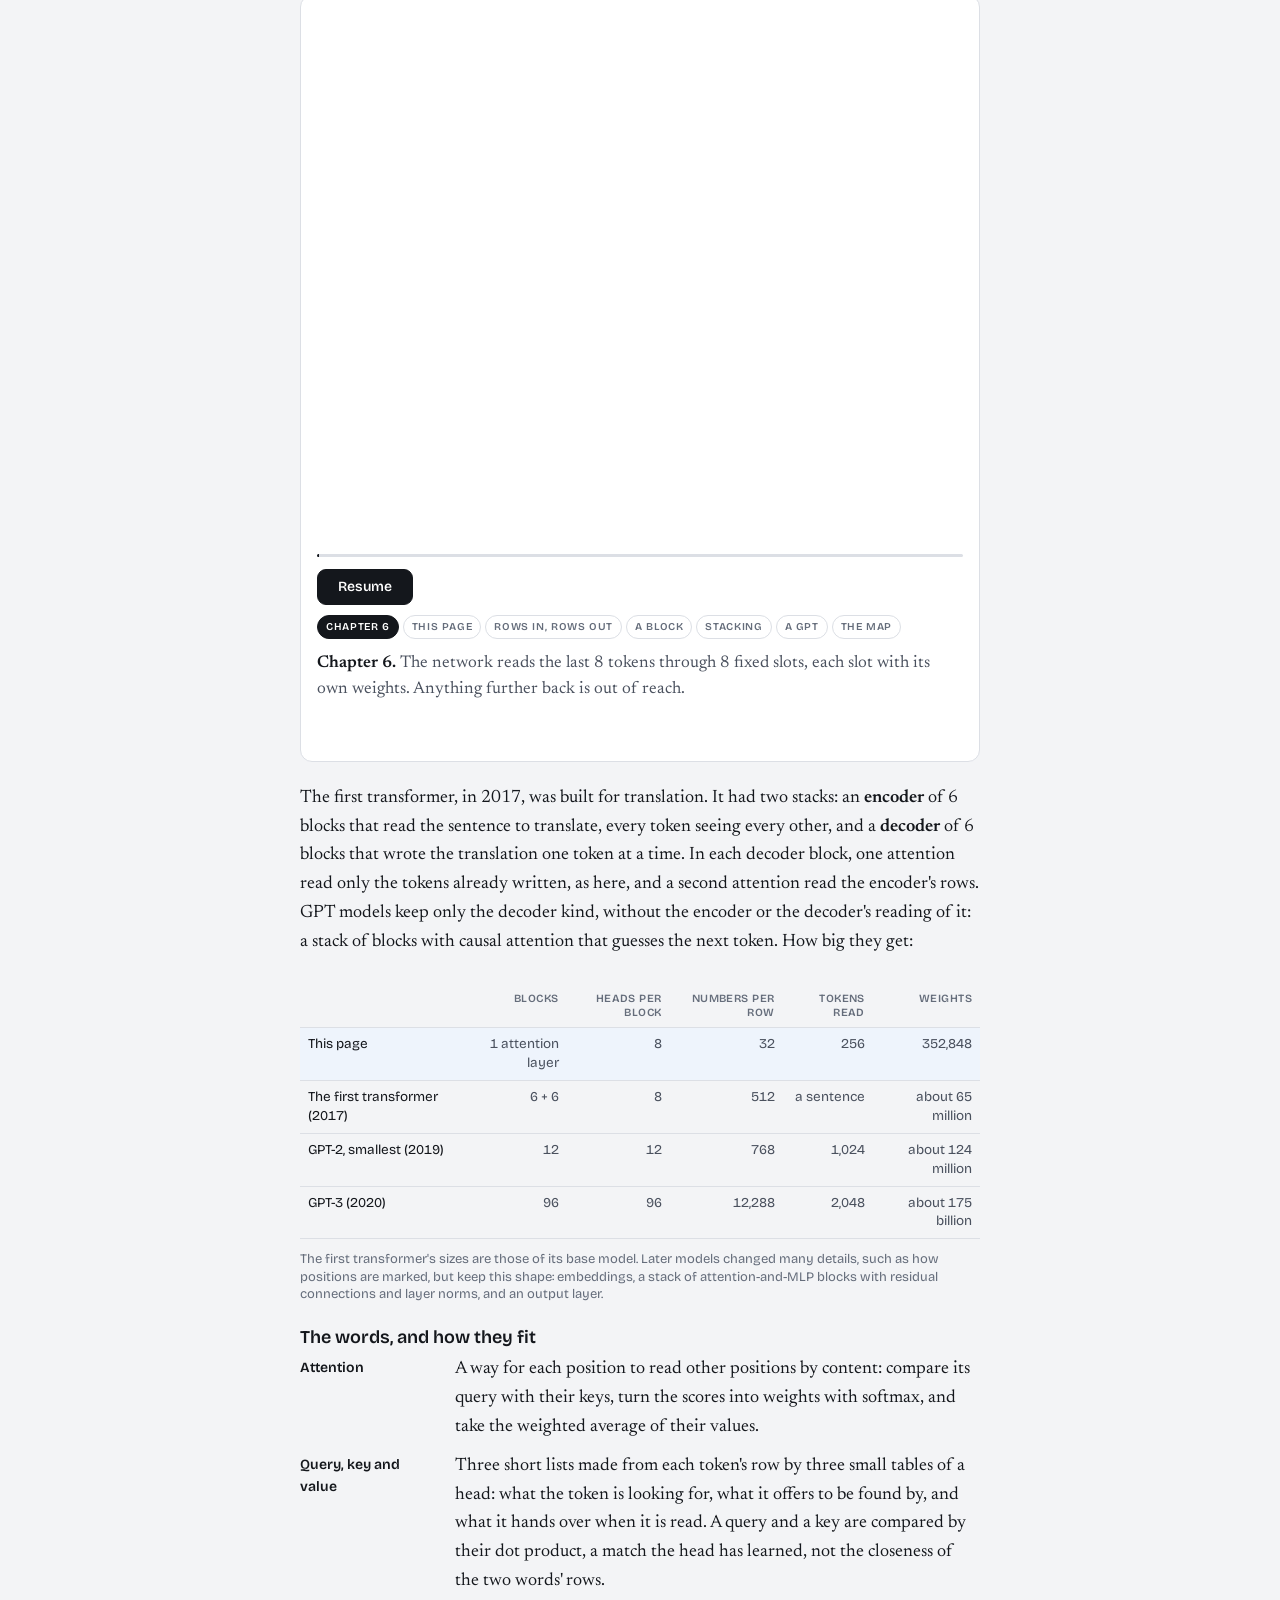
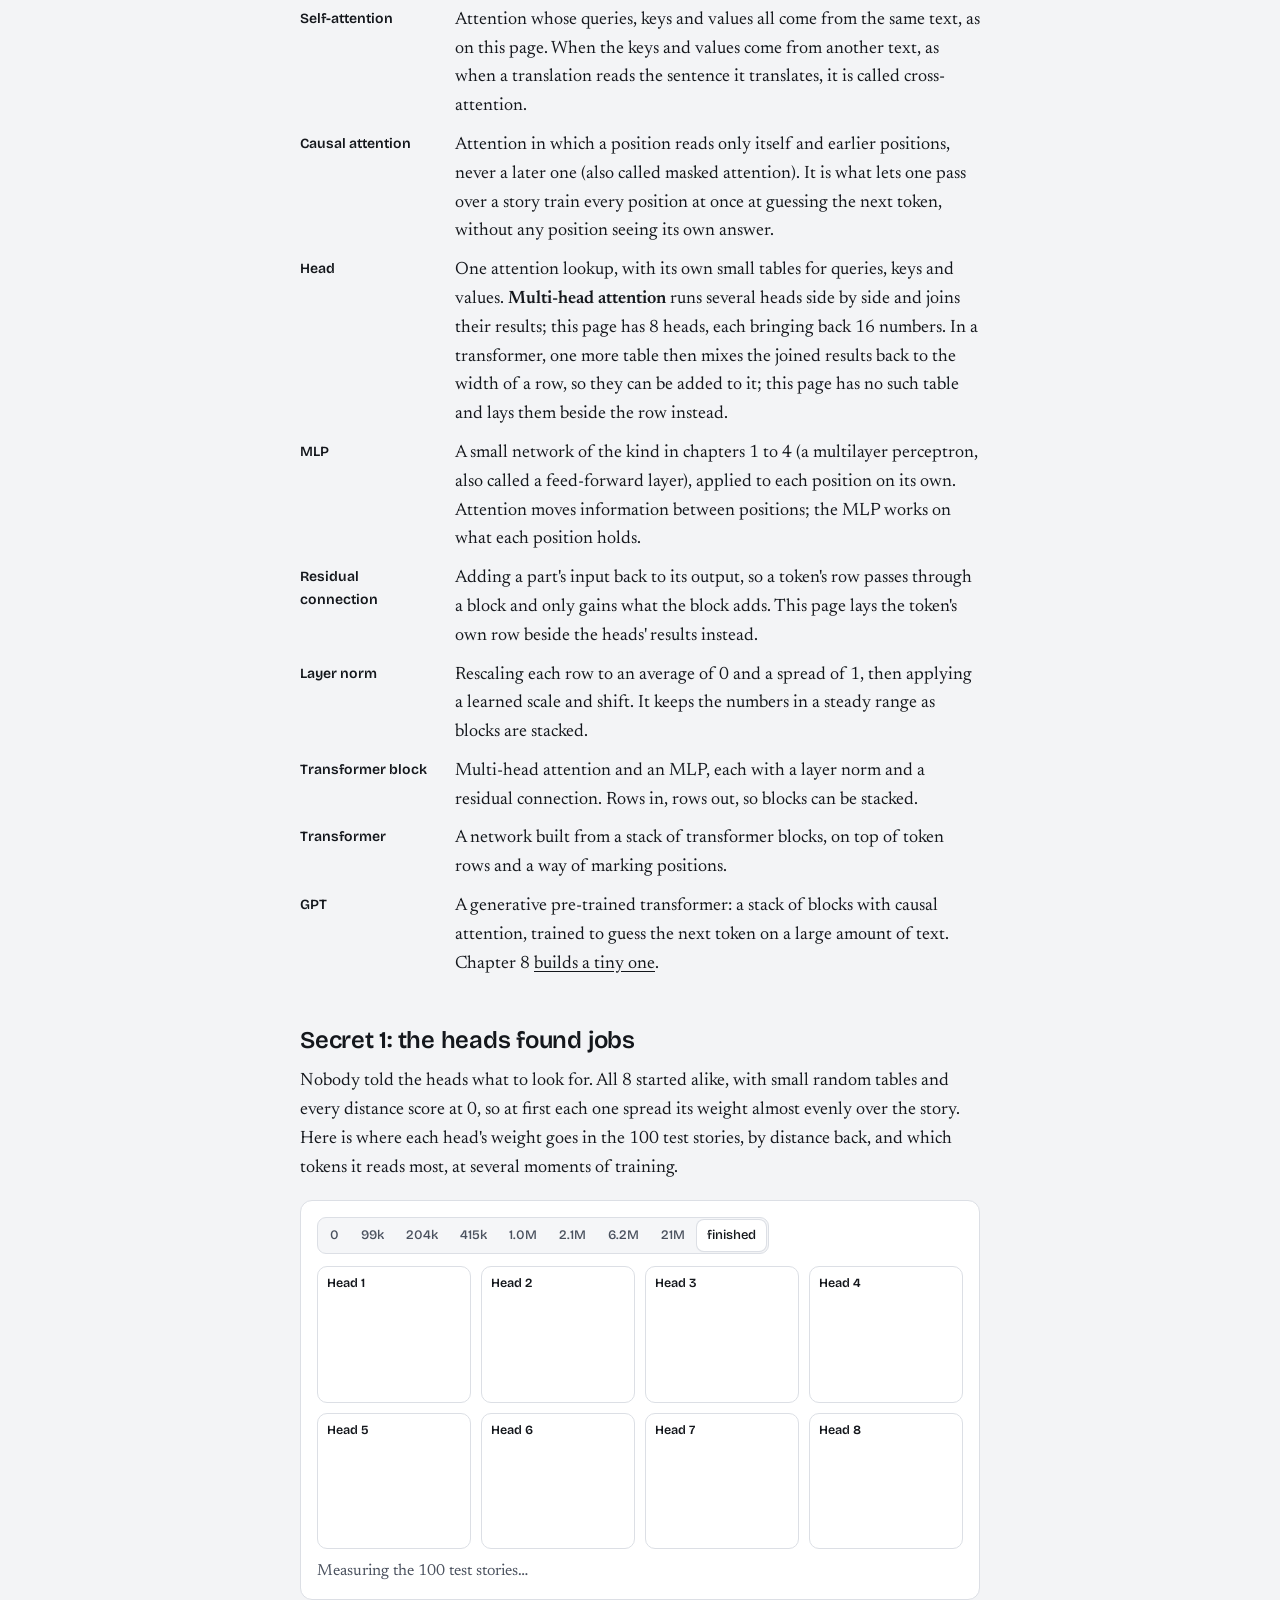
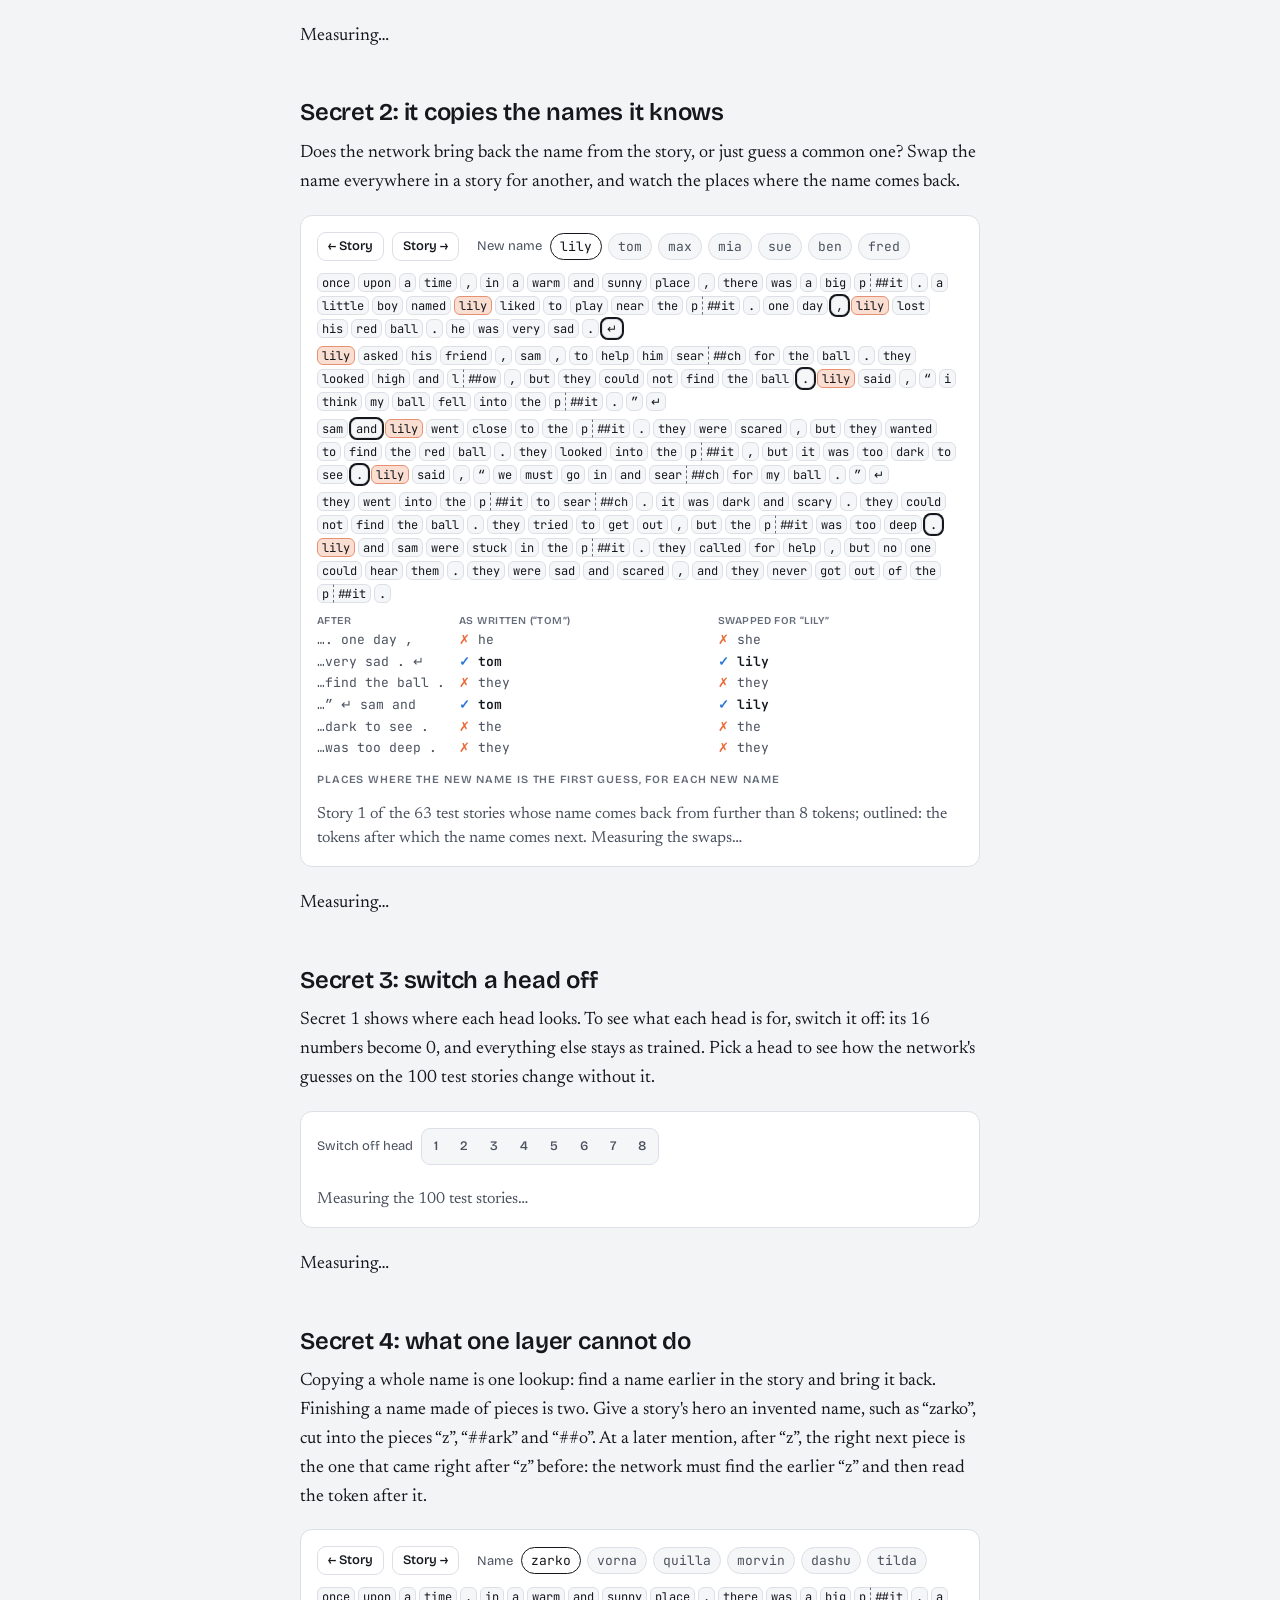
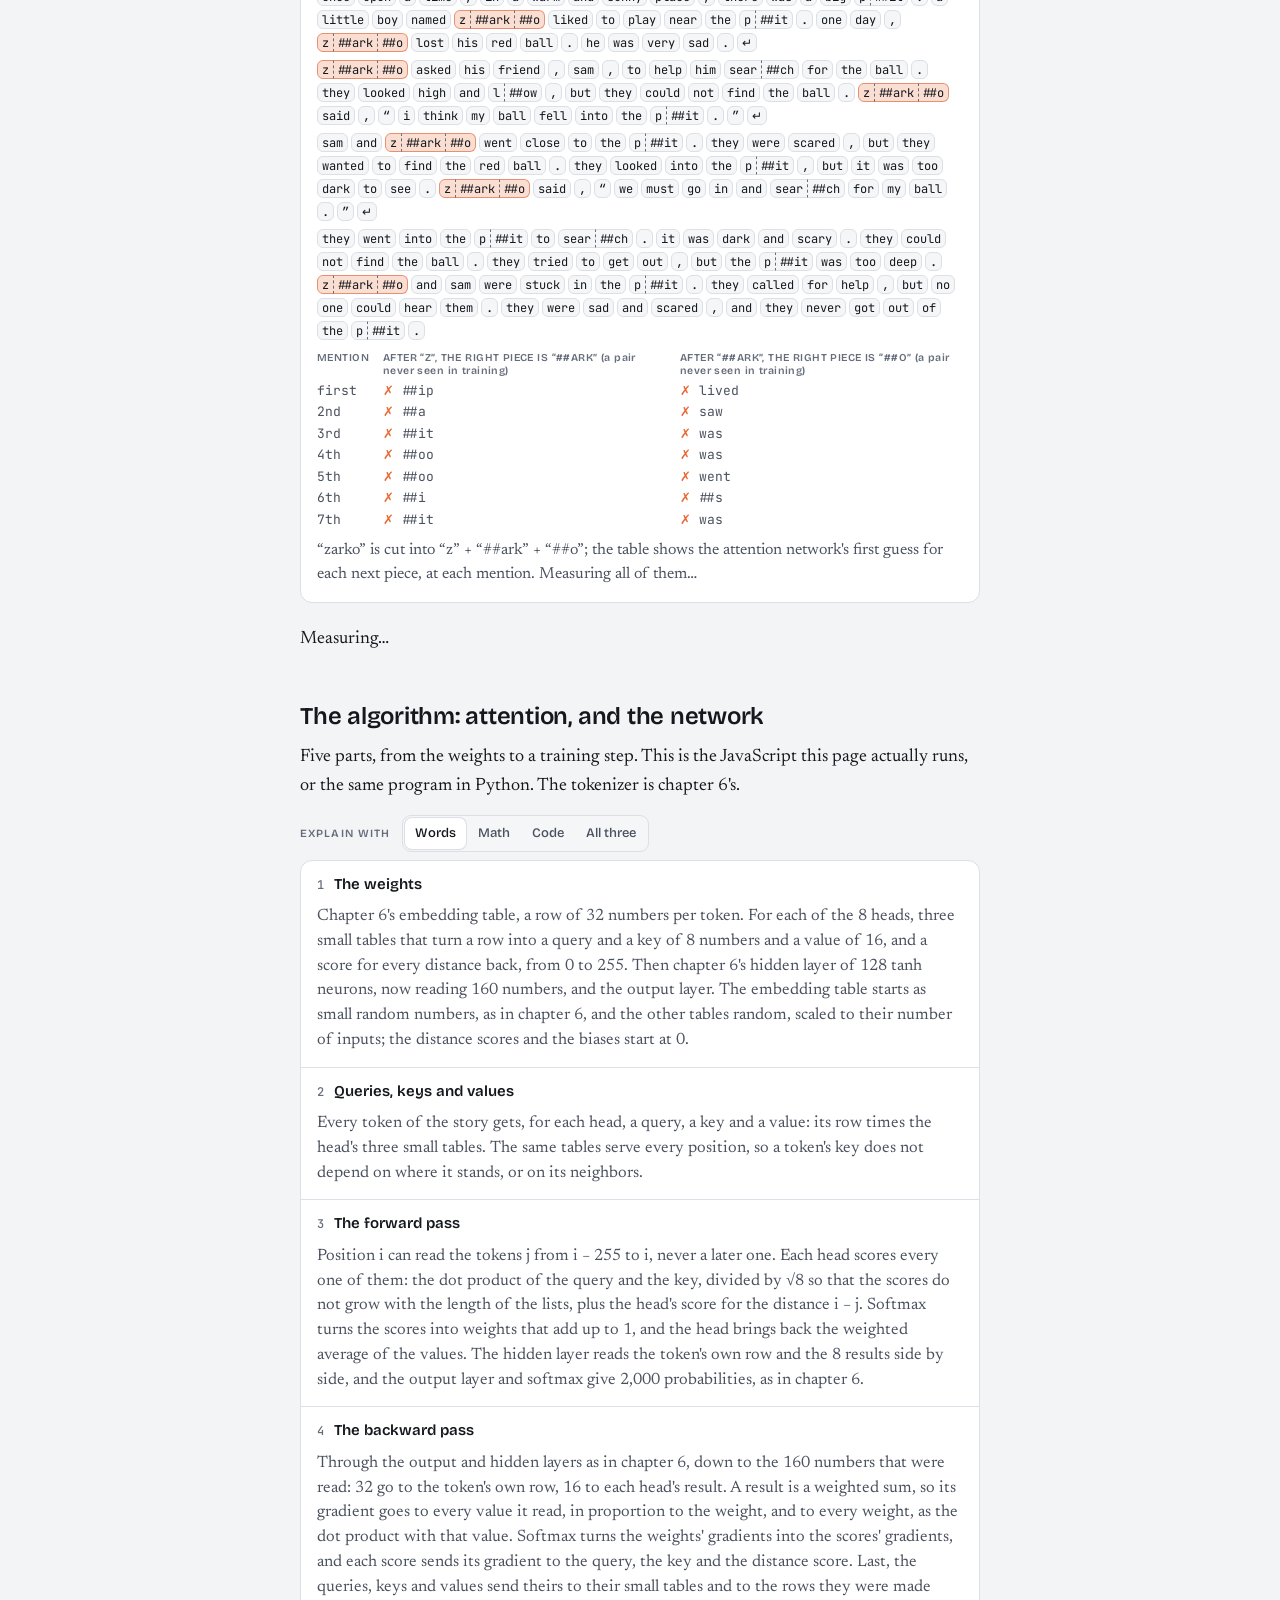
<file: attention/index.html>
<!doctype html>
<html lang="en">
<head>
<meta charset="utf-8">
<meta name="viewport" content="width=device-width, initial-scale=1, viewport-fit=cover">
<meta name="description" content="How attention lets a network look back over a whole story and choose what to read: queries, keys and values, heads, and a distance score, in a small network that remembers who a story is about. What its heads learned, and what one layer cannot do.">
<style>
:root { color-scheme: light; padding-top: env(safe-area-inset-top, 0px); padding-bottom: env(safe-area-inset-bottom, 0px); }
body { margin: 0; font: 14px system-ui, -apple-system, "Segoe UI", sans-serif; }
img { max-width: 100%; }
[hidden] { display: none !important; }
</style>
<title>Attention</title>
<link rel="icon" href="data:image/svg+xml,%3Csvg xmlns='http://www.w3.org/2000/svg' viewBox='0 0 32 32'%3E%3Ccircle cx='6' cy='24' r='3.5' fill='%232a78d6'/%3E%3Ccircle cx='16' cy='24' r='3.5' fill='%2314171c'/%3E%3Ccircle cx='26' cy='24' r='3.5' fill='%23eb6834'/%3E%3Cpath d='M26 20C24 6 8 6 6 20M26 20C25 12 17 12 16 20' fill='none' stroke='%232a78d6' stroke-width='2'/%3E%3C/svg%3E">
<link rel="preconnect" href="https://fonts.googleapis.com">
<link rel="preconnect" href="https://fonts.gstatic.com" crossorigin>
<link rel="stylesheet" href="https://fonts.googleapis.com/css2?family=Bricolage+Grotesque:opsz,wght@12..96,400..700&family=JetBrains+Mono:wght@400;500;600&family=Newsreader:ital,opsz,wght@0,6..72,400..600;1,6..72,400&display=swap">
<link rel="stylesheet" href="../assets/site.css">
<style>
/* Chapter 7: tokens as chips, shaded by how much attention they get; heads as small cards. */
.pair { display: grid; grid-template-columns: minmax(0, 1fr) minmax(0, 1fr); gap: 12px; }
@media (max-width: 520px) { .pair { grid-template-columns: minmax(0, 1fr); } }
.panel { position: relative; min-width: 0; }
.ptitle { font: 600 11px/1.2 var(--font-display); letter-spacing: 0.08em; text-transform: uppercase; color: var(--ink-3); margin: 0 0 6px; min-height: 1.2em; }
.readout { font: 16px/1.5 var(--font-body); color: var(--ink-2); margin: 10px 0 0; font-variant-numeric: tabular-nums; }
.readout b { color: var(--ink); }
.status { font: 13px/1.4 var(--font-mono); color: var(--ink-3); margin: 8px 0 0; }
.btn.small { padding: 7px 10px; font-size: 13px; }
.hint { font: 13px/1.3 var(--font-display); color: var(--ink-3); }
.cap2 { font: 13px/1.35 var(--font-display); color: var(--ink-3); margin: 6px 0 0; }
.cap2 b { color: var(--ink); font-weight: 600; }
h3 { font: 600 18px/1.3 var(--font-display); color: var(--ink); margin: 22px 0 6px; }
.ctl-row { display: flex; flex-wrap: wrap; gap: 10px 18px; align-items: center; margin-bottom: 12px; }
.ctl-row label, .ctl-row .lb { font: 13px var(--font-display); color: var(--ink-2); display: inline-flex; gap: 8px; align-items: center; }
.in { font: 15px/1.3 var(--font-mono); padding: 8px 10px; border: 1px solid var(--rule); border-radius: 8px; background: var(--sheet); color: var(--ink); min-width: 0; }
.in:focus-visible, textarea:focus-visible { outline: 2px solid var(--ink); outline-offset: 1px; }
.in.wide { flex: 1 1 260px; }
.in.word { width: 8.5em; }
textarea.in { width: 100%; box-sizing: border-box; resize: vertical; min-height: 7em; font-size: 14px; line-height: 1.45; }
.presets { display: flex; flex-wrap: wrap; gap: 6px; }
.presets button { font: 13px/1 var(--font-mono); padding: 6px 9px; border: 1px solid var(--rule); border-radius: 99px; background: var(--well); color: var(--ink-2); cursor: pointer; }
.presets button[aria-pressed="true"] { background: var(--sheet); color: var(--ink); border-color: var(--ink); }
.presets button:focus-visible { outline: 2px solid var(--ink); outline-offset: 2px; }
/* tokens: one chip per token; the pieces of one word sit glued together; --w shades a chip by its attention weight */
.toks { display: flex; flex-wrap: wrap; align-items: flex-start; gap: 6px 5px; font: 13.5px/1 var(--font-mono); }
.toks .w { display: inline-flex; }
.tk { display: inline-block; padding: 5px 6px 4px; border: 1px solid var(--rule); background: var(--well); color: var(--ink); border-radius: 6px; white-space: pre; position: relative; }
.w .tk + .tk { border-left: 1px dashed var(--ink-3); border-top-left-radius: 0; border-bottom-left-radius: 0; margin-left: -1px; }
.w .tk:not(:last-child) { border-top-right-radius: 0; border-bottom-right-radius: 0; }
.tk small { display: block; font: 10px/1 var(--font-mono); color: var(--ink-3); margin-top: 3px; text-align: center; }
.tk.heat { background: color-mix(in srgb, var(--pos) calc(var(--w) * 100%), var(--well)); border-color: color-mix(in srgb, var(--pos) calc(var(--w) * 100%), var(--rule)); }
.tk.heat.hot { color: var(--sheet); }
.tk.far { background: color-mix(in srgb, var(--pos) 18%, var(--sheet)); border-color: color-mix(in srgb, var(--pos) 55%, var(--rule)); }
.tk.name { background: color-mix(in srgb, var(--neg) 22%, var(--sheet)); border-color: color-mix(in srgb, var(--neg) 65%, var(--rule)); }
.tk.cur { box-shadow: 0 0 0 2px var(--ink); }
.tk.win { border-style: solid; border-color: var(--ink-3); }
.tk.dim { color: var(--ink-3); }
.tk.pick { cursor: pointer; }
.toks .br { flex-basis: 100%; height: 0; }
.toks.big { font-size: 15px; }
.toks.small { font-size: 12px; gap: 4px 3px; }
.toks.small .tk { padding: 3px 4px 2px; }
/* probability bars, with a word on the left */
.bars { display: grid; grid-template-columns: minmax(3.5em, max-content) minmax(0, 1fr) 3.4em; gap: 3px 8px; align-items: center; font: 12.5px/1.2 var(--font-mono); color: var(--ink-3); font-variant-numeric: tabular-nums; }
.bars .bar { height: 10px; background: var(--well); border-radius: 3px; overflow: hidden; }
.bars .bar i { display: block; height: 100%; background: var(--ink-3); border-radius: 3px; }
.bars .top { color: var(--ink); font-weight: 600; }
.bars .bar.top i { background: var(--ink); }
.bars .hit { color: var(--ink); }
.bars .bar.hit i { background: var(--pos); }
.guess { font: 600 15px/1.3 var(--font-display); color: var(--ink); margin: 0 0 6px; }
.guess small { font: 13px var(--font-body); color: var(--ink-3); font-weight: 400; }
/* the ladder */
.ladder { display: grid; gap: 12px; }
.lr { display: grid; grid-template-columns: minmax(0, 17em) minmax(0, 1fr) 3em; gap: 4px 12px; align-items: center; font: 14px/1.3 var(--font-display); color: var(--ink); }
.lr .bar { height: 14px; background: var(--well); border-radius: 4px; overflow: hidden; }
.lr .bar i { display: block; height: 100%; background: var(--ink-3); border-radius: 4px; }
.lr.best .bar i { background: var(--ink); }
.lr b { font: 600 14px var(--font-mono); color: var(--ink); text-align: right; font-variant-numeric: tabular-nums; }
.lr small { display: block; font: 12.5px var(--font-body); color: var(--ink-3); }
@media (max-width: 520px) { .lr { grid-template-columns: minmax(0, 1fr) 3em; grid-template-areas: "l v" "b b"; } .lr > span:first-child { grid-area: l; } .lr .bar { grid-area: b; } .lr b { grid-area: v; } }
/* the split ladder: one group per kind of answer, three thin bars each */
.split { display: grid; gap: 16px; margin-top: 8px; }
.sg h4 { font: 600 13.5px/1.3 var(--font-display); color: var(--ink); margin: 0 0 6px; }
.sg h4 small { font: 12.5px var(--font-body); color: var(--ink-3); font-weight: 400; }
.sg .lr { font-size: 13px; gap: 3px 12px; }
.sg .lr .bar { height: 10px; }
.sg .lr b { font-size: 13px; }
/* attention weights, token by token */
.wt { display: grid; grid-template-columns: minmax(4.5em, max-content) 3.6em repeat(3, 4.2em) minmax(0, 1fr) 3.4em; gap: 4px 8px; align-items: center; font: 12.5px/1.2 var(--font-mono); color: var(--ink-2); font-variant-numeric: tabular-nums; }
.wt .h { font: 600 10.5px/1.2 var(--font-display); letter-spacing: 0.04em; text-transform: uppercase; color: var(--ink-3); }
.wt .num { text-align: right; }
.wt.cos { grid-template-columns: minmax(4.5em, max-content) 3.6em repeat(3, 4.2em) minmax(0, 1fr) 3.4em 5.6em; }
.wt .cmp { color: var(--ink-3); white-space: nowrap; }
.wt .bar { height: 10px; background: var(--well); border-radius: 3px; overflow: hidden; }
.wt .bar i { display: block; height: 100%; background: var(--pos); border-radius: 3px; }
.wt b { color: var(--ink); font-weight: 600; }
@media (max-width: 560px) { .wt { grid-template-columns: minmax(4em, max-content) 3em 3.8em minmax(0, 1fr) 3.2em; } .wt .opt { display: none; } }
/* strips of numbers */
.strips { display: grid; grid-template-columns: max-content minmax(0, 1fr); gap: 5px 10px; align-items: center; font: 13px/1 var(--font-mono); color: var(--ink); }
.strips canvas { display: block; width: 100%; height: 18px; }
.strips .lab2 { text-align: right; }
.strips .lab2 small { color: var(--ink-3); font-size: 10.5px; margin-left: 4px; }
/* the walk through the network */
.stages { display: grid; grid-template-columns: minmax(0, 1.2fr) minmax(0, 1.2fr) minmax(0, 1fr); gap: 18px 16px; align-items: start; margin-top: 14px; }
@media (max-width: 640px) { .stages { grid-template-columns: minmax(0, 1fr); } }
.stage { min-width: 0; }
.stage .sh { font: 600 12px/1.25 var(--font-display); color: var(--ink); margin: 0 0 6px; }
.stage .sd { font: 12px/1.35 var(--font-body); color: var(--ink-3); margin: 6px 0 0; }
.stage canvas { display: block; width: 100%; }
/* heads as cards */
.heads { display: grid; grid-template-columns: repeat(4, minmax(0, 1fr)); gap: 10px; margin-top: 12px; }
@media (max-width: 700px) { .heads { grid-template-columns: repeat(2, minmax(0, 1fr)); } }
.hc { border: 1px solid var(--rule); border-radius: 10px; padding: 8px 9px 9px; min-width: 0; background: var(--sheet); }
.hc h4 { font: 600 12.5px/1.2 var(--font-display); color: var(--ink); margin: 0 0 4px; }
.hc h4 small { display: block; font: 11.5px/1.3 var(--font-body); color: var(--ink-3); font-weight: 400; margin-top: 2px; }
.hc canvas { display: block; width: 100%; height: 62px; }
.hc .rd { font: 11.5px/1.35 var(--font-mono); color: var(--ink-2); margin-top: 5px; overflow-wrap: anywhere; min-height: 2.7em; }
.hc .rd b { color: var(--ink); font-weight: 600; }
.curves { display: block; width: 100%; aspect-ratio: 16 / 7; }
/* the step-by-step animations: canvases whose height the script sets */
.anim-cv { display: block; width: 100%; height: 420px; }
.film .hint { margin: 6px 0 0; }
/* sizes of real transformers */
table.sizes { width: 100%; border-collapse: collapse; margin: 14px 0 6px; font: 13.5px/1.4 var(--font-display); color: var(--ink-2); font-variant-numeric: tabular-nums; }
table.sizes th, table.sizes td { text-align: right; padding: 7px 8px; border-bottom: 1px solid var(--rule); vertical-align: top; }
table.sizes th:first-child, table.sizes td:first-child { text-align: left; }
table.sizes th { font: 600 11px/1.3 var(--font-display); letter-spacing: 0.04em; text-transform: uppercase; color: var(--ink-3); }
table.sizes td:first-child { color: var(--ink); }
table.sizes tr.here td { background: color-mix(in srgb, var(--pos) 8%, var(--sheet)); }
.table-wrap { overflow-x: auto; }
/* name swaps */
.swap { display: grid; grid-template-columns: max-content minmax(0, 1fr) minmax(0, 1fr); gap: 4px 14px; font: 13px/1.35 var(--font-mono); color: var(--ink-2); margin-top: 12px; align-items: baseline; }
.swap .h { font: 600 10.5px/1.2 var(--font-display); letter-spacing: 0.04em; text-transform: uppercase; color: var(--ink-3); }
.swap .ok { color: var(--ink); font-weight: 600; }
.swap .ok::before { content: "✓ "; color: var(--pos); }
.swap .no::before { content: "✗ "; color: var(--neg); }
.ex { font: 15px/1.5 var(--font-body); color: var(--ink-2); margin: 4px 0; }
/* playground */
.pg-grid { display: grid; grid-template-columns: minmax(0, 6fr) minmax(0, 5fr); gap: 28px; padding-top: 18px; }
@media (max-width: 899px) { .pg-grid { grid-template-columns: minmax(0, 1fr); } }
.box { min-width: 0; }
.box h4 { font: 600 14px/1.2 var(--font-display); color: var(--ink); margin: 0 0 8px; }
.sep { border-top: 1px solid var(--rule); padding-top: 14px; margin-top: 18px; }
.row-gap { display: flex; flex-wrap: wrap; gap: 8px; align-items: center; margin-top: 10px; }
.written { font: 16px/1.55 var(--font-body); color: var(--ink); white-space: pre-wrap; margin: 10px 0 0; min-height: 3em; }
.written .gen { background: color-mix(in srgb, var(--pos) 14%, var(--sheet)); border-radius: 3px; }
#pl-toks { max-height: 22em; overflow-y: auto; padding: 2px; }
.film-cap { min-height: 5.5em; }
.fpanel { position: relative; aspect-ratio: 1; border: 1px solid var(--rule); border-radius: 8px; background: var(--sheet); overflow: hidden; }
.fpanel > * { position: absolute; inset: 0; }
.fpanel .fhtml { padding: 14px; overflow: hidden; }
.fpanel > canvas { width: 100%; height: 100%; display: block; }
</style>
</head>
<body>
<div class="page">
  <nav class="crumbs" aria-label="Breadcrumb"><a href="../">Inside the Network</a><span aria-hidden="true">›</span><span>Chapter 7</span></nav>
  <header class="col">
    <div class="eyebrow">Chapter 7</div>
    <h1>Attention: looking back over the whole story</h1>
    <p class="dek">Chapter 6's network read the last 8 tokens, each in a slot of its own, so anything said earlier was gone. Attention lets every position look back over the story, here up to 256 tokens, and choose what to read: it compares what it is looking for with what each earlier token offers, and takes an average weighted toward the best matches. One layer of it, added to chapter 6's parts, remembers who a story is about.</p>
    <nav class="jump" aria-label="Page shortcuts">
      <a class="btn primary" href="#playground">Skip to the playground ↓</a>
      <span class="jump-note">or read the introduction below</span>
    </nav>
  </header>

  <main class="col intro">
    <h2>The problem: remembering the story</h2>
    <p>Read “Lily found a shiny shell on the beach. She put it in her pocket and ran home to show her mom. Her mom smiled and asked where she had found it.” and you know who comes next: Lily. Language keeps pointing back, to people and things introduced earlier and to what was said a while ago. A translation needs the whole sentence, an answer about a document needs the document, and a chat assistant has to keep track of the conversation. <b>Attention</b> was invented for this: first, in 2014, to let networks that translate look back at the whole sentence they are translating, and then, in 2017, as the core of the <b>transformer</b>, the design behind today's large language models.</p>

    <h3>Why is it hard?</h3>
    <p>Chapter 6's network read a window of the last 8 tokens, and making the window longer does not fix it. Every slot of the window has its own weights, 32 × 128 = 4,096 of them in the hidden layer, so a window of 256 tokens would need more than a million weights in that layer alone, and what one slot learns about names would not carry over to the others. Counting does even worse, because long stretches of text almost never repeat. Yet the word that comes next was often said long before. Here is a story the networks never saw. A word is marked when it already appeared earlier in the story, but not among the 8 tokens before it, out of chapter 6's reach; orange marks the story's name. (The 100 most common tokens, such as “the”, “she” or “.”, repeat all the time and are left unmarked, except a story's name.)</p>

    <figure class="card" id="story" aria-label="A test story, with the words marked that repeat a word from further back than 8 tokens">
      <div class="ctl-row">
        <span class="row-gap" style="margin:0"><button type="button" class="btn small" id="st-prev" data-tip="st-prev">← Story</button><button type="button" class="btn small" id="st-next" data-tip="st-next">Story →</button></span>
        <span class="hint">Point at a marked token to see both networks' guesses for it.</span>
      </div>
      <div class="toks" id="st-toks"></div>
      <p class="readout" id="st-read">Loading 21,000 stories…</p>
    </figure>

    <h3>What attention does differently</h3>
    <ul class="tries">
      <li><b>It looks things up by content, not by place.</b> Every token offers a short list of numbers, its <b>key</b>, and the position that is reading asks with a list of its own, its <b>query</b>. Tokens whose keys match the query get the most weight, wherever they are.</li>
      <li><b>The same weights work at every distance.</b> The weights that make queries and keys are shared by all positions, so reading 256 tokens back takes no more of them than reading 8. Only one small score per distance is added, so that order still counts.</li>
      <li><b>Several lookups at once.</b> The network makes 8 lookups side by side, its <b>heads</b>, and each learns to ask its own question.</li>
    </ul>

    <figure class="card" aria-label="Four ways of guessing the next token, on the same test stories">
      <div class="ladder" id="ladder"></div>
      <p class="cap2" id="ladder-cap">Share of the tokens of 100 test stories whose first guess is right, measured in your browser. The test stories are not among the training stories.</p>
      <div class="ptitle" style="margin-top:18px">The same, by where the right answer last appeared</div>
      <div class="split" id="ladder-split"></div>
    </figure>

    <p id="ladder-after">Measuring…</p>

    <h2>How attention works, step by step</h2>
    <p>Before the real network, a toy small enough to see every step. Its numbers are made up, and kept small: queries and keys have 2 numbers instead of 8, so they can be drawn as arrows, and values 3 instead of 16. The arithmetic is the real thing, computed from the arrows as you watch, except for two additions the real network makes to each score, which Tool 2 covers.</p>

    <figure class="film" id="aw" aria-label="Animation: in a toy example, the last token of a sentence compares its query with every key, turns the scores into weights and takes a weighted average of the values">
      <canvas class="anim-cv" id="aw-cv" aria-label="Keys and the query as arrows, scores and weights as bars above the tokens, and values flowing to the token that reads"></canvas>
      <div class="film-progress"><i id="aw-fill"></i></div>
      <div class="film-bar">
        <button type="button" class="btn primary" id="aw-play">Play</button>
        <div class="chips" id="aw-chips" role="group" aria-label="Jump to a step">
          <button type="button" data-i="0" data-tip="aw-0">The question</button><button type="button" data-i="1" data-tip="aw-1">Keys</button><button type="button" data-i="2" data-tip="aw-2">The query</button><button type="button" data-i="3" data-tip="aw-3">Compare</button><button type="button" data-i="4" data-tip="aw-4">Softmax</button><button type="button" data-i="5" data-tip="aw-5">Values</button><button type="button" data-i="6" data-tip="aw-6">The guess</button><button type="button" data-i="7" data-tip="aw-7">Every token</button>
        </div>
        <button type="button" class="btn small" id="aw-reset" data-tip="aw-reset">Reset the query</button>
      </div>
      <p class="film-cap" id="aw-cap" aria-live="polite"></p>
      <p class="hint">Drag the blue arrow to ask a different question: the scores, weights and values follow. Point it at the short key of “loves” and see which key wins.</p>
    </figure>

    <p>That is all attention is: <b>compare</b> (a query against the key of every token up to itself, by dot product), <b>weigh</b> (softmax), and <b>blend</b> (a weighted average of the values). The real network does exactly this, with lists of 8 and 16 numbers and 8 heads at once, and with two additions to each score: the dot product is divided by √8, so that scores do not grow with how many numbers the lists hold, and a learned score for the distance back is added (Tool 2). In the toy, the queries, keys and values were picked by hand. In the real network they are made from each token's row by small tables of weights, and those tables are learned by gradient descent, like every other weight.</p>

    <h2>What this is</h2>
    <p>Now the real network. This film follows one position of a story as it looks back: one head's query meets every earlier key, the scores become weights, and the weights pick what to bring back.</p>

    <figure class="film" id="film" aria-label="Animation: one position of a story looking back with attention, and the guess it makes">
      <div class="film-stage">
        <div class="pair">
          <div class="panel"><div class="ptitle" id="f-lt"></div><div class="fpanel" id="f-left"></div></div>
          <div class="panel"><div class="ptitle" id="f-rt"></div><div class="fpanel" id="f-right"></div></div>
        </div>
      </div>
      <div class="film-ticker" id="f-ticker" aria-hidden="true"></div>
      <div class="film-progress"><i id="f-fill"></i></div>
      <div class="film-bar">
        <button type="button" class="btn primary" id="f-play">Play</button>
        <div class="chips" id="f-chips" role="group" aria-label="Jump to a scene">
          <button type="button" data-i="0" data-tip="film-0">Out of reach</button><button type="button" data-i="1" data-tip="film-1">Query and keys</button><button type="button" data-i="2" data-tip="film-2">Weights</button><button type="button" data-i="3" data-tip="film-3">Values</button><button type="button" data-i="4" data-tip="film-4">Eight heads</button><button type="button" data-i="5" data-tip="film-5">The guess</button><button type="button" data-i="6" data-tip="film-6">In short</button>
        </div>
      </div>
      <p class="film-cap" id="f-cap" aria-live="polite"></p>
    </figure>

    <h2>The question</h2>
    <p>Here is a short story whose first sentence names its hero. Its next word is a natural place for the hero's name to come back, though “she” would fit too. Change the name and see which network follows.</p>

    <figure class="card" id="question" aria-label="Both networks guessing the word where a story's hero comes back">
      <div class="presets" id="qt-pre" role="group" aria-label="Names"></div>
      <div class="ctl-row" style="margin:12px 0 0"><label>Name <input class="in word" id="qt-in" type="text" spellcheck="false" autocomplete="off" aria-label="The hero's name" data-tip="qt-in"></label></div>
      <div class="toks" id="qt-toks" style="margin-top:12px"></div>
      <div class="pair" style="margin-top:14px">
        <div><p class="guess" id="qt-6-g">Chapter 6's network</p><div class="bars" id="qt-6"></div></div>
        <div><p class="guess" id="qt-a-g">The attention network</p><div class="bars" id="qt-a"></div></div>
      </div>
      <p class="readout" id="qt-read">Loading 21,000 stories…</p>
    </figure>

    <p id="qt-after">Chapter 6's network sees only the last 8 tokens, outlined above, and the name is not among them: it can only guess a likely name, or something else. The attention network reads the whole story. Try a rare name too, such as “fred”, or an invented one; Secrets 2 and 4 explain what happens. The tools below show how the reading works.</p>

    <h2>Tool 1: a lookup by content</h2>
    <p>Every token gets three short lists of numbers, each made from its row of the embedding table by a small table of weights: a <b>key</b>, what it offers to be found by; a <b>value</b>, what it hands over when it is read; and a <b>query</b>, what it is looking for. To read, a position compares its query with the key of every token up to itself. The comparison is the <b>dot product</b>: multiply the two lists number by number and add up. Softmax turns the scores into weights that add up to 1, and the position takes the weighted average of the values. Queries and keys have 8 numbers each, values 16. Click any token to make it the one reading, and pick a head.</p>

    <figure class="card" id="tool1" aria-label="One head's scores and weights for one position">
      <div class="ctl-row" style="margin:0"><input class="in wide" id="t1-in" type="text" spellcheck="false" autocomplete="off" aria-label="Text to read" data-tip="t1-in"></div>
      <div class="toks" id="t1-toks" style="margin-top:12px"></div>
      <div class="ctl-row" style="margin:14px 0 8px"><span class="lb">Head <span class="seg" role="group" aria-label="Which head" id="t1-head"></span></span></div>
      <div class="wt cos" id="t1-wt"></div>
      <div class="strips" id="t1-out" style="margin-top:12px"></div>
      <p class="readout" id="t1-read"></p>
    </figure>

    <p><b>Not chapter 6's closeness.</b> In chapter 6, two words were close when their rows pointed the same way, measured by the cosine of the angle between them. Attention's score is not that. The query and the key are made from the rows by two different tables, and each head has its own pair, so each head learns its own sense of which keys fit which queries. On a wide screen, the table's last column gives that cosine for this network's own rows, only to compare. <span id="t1-ex"></span> Over all 2.6 million pairs of a token and a token it can read in the 100 test stories, the dot product does not follow the cosine of the two rows in any head (correlations between −0.12 and 0.09).</p>

    <p>Between a query and a key, the angle counts, but not alone. The dot product is the query's length times the key's length times the cosine of the angle between them (each arrow's length, not how many numbers it holds). Dividing by √8 is the same for every pair, so it is not chapter 6's cosine, which divides the dot product of two rows by both their lengths. The angle still orders a position's keys much as the dot product does, but the keys' lengths often decide which comes first: a long key that points further off can beat a shorter one that points closer to the query's way. In 48% to 65% of the positions of the test stories, depending on the head, the key closest in direction to the query is not the one with the largest dot product. (In symbols, with x for a token's row: q<sub>i</sub> · k<sub>j</sub> = x<sub>i</sub><sup>T</sup> W<sub>q</sub><sup>T</sup> W<sub>k</sub> x<sub>j</sub>. The 32 × 32 table W<sub>q</sub><sup>T</sup> W<sub>k</sub> is made of two learned tables, differs in each head, has rank at most 8 and is not symmetric, so it measures no angle between rows at all.)</p>

    <p>The scores are a soft version of looking something up. A dictionary finds the one entry whose key equals what you ask for; attention gives every entry some weight, more the better its key matches, and returns a blend. Because every step is a sum, a product or softmax, gradients flow through all of it, and the small tables that make queries, keys and values are learned like any other weights.</p>

    <h2>Tool 2: where, as well as what</h2>
    <p>A dot product of a query with a key says nothing about where the key sits: move the earlier tokens around and the weights move with them. But order matters (“the dog chased the cat” is not “the cat chased the dog”), so each head also learns a score for every distance back, from 0, the token itself, to 255, which is added to the dot product before softmax. A head with a high score at distance 1 reads the token just before, whatever it is. A head with flat scores reads by content alone. Here are the 8 heads' distance scores, as learned.</p>

    <figure class="card" id="tool2" aria-label="Each head's learned score for each distance back">
      <div class="seg" role="group" aria-label="Which head to highlight" id="t2-head"></div>
      <canvas class="curves" id="t2-cv" style="margin-top:12px" aria-label="Distance scores of the 8 heads" data-tip="t2-cv" data-follow></canvas>
      <p class="readout" id="t2-read"></p>
      <div class="row-gap"><button type="button" class="btn small" id="t2-off" data-tip="t2-off">Measure without distance scores</button></div>
      <p class="readout" id="t2-off-read"></p>
    </figure>

    <p>GPT-2 marks order differently: it adds a learned row for each position, 0 to 1,023, to the token's row. Scores that depend on how far apart two tokens are, as here, are closest to those of T5 (a learned score per distance, shared by groups of distances) and ALiBi (a fixed penalty growing with distance). Rotary position embeddings, used in many recent large models, also make the score depend on the distance, by turning queries and keys through angles that grow with position.</p>

    <h2>Tool 3: the network around it</h2>
    <p>The rest is chapter 6's network. The hidden layer reads the token's own row of 32 numbers and the 8 heads' results of 16 numbers each, 160 numbers in all; 128 tanh neurons read them, and an output layer scores the 2,000 tokens. Type a phrase and follow its last token through.</p>

    <figure class="card" id="tool3" aria-label="A phrase passing through the attention network">
      <div class="ctl-row" style="margin:0"><input class="in wide" id="t3-in" type="text" spellcheck="false" autocomplete="off" aria-label="The start of a story" data-tip="t3-in"></div>
      <div class="stages">
        <div class="stage"><p class="sh">The last token's row, and what the 8 heads brought back</p><div class="strips" id="t3-rows"></div><p class="sd">32 + 8 × 16 = 160 numbers<br>table: 2,000 × 32 = 64,000 parameters<br>queries, keys, values: 8 × (8 + 8 + 16) × 32 = 8,192<br>distance scores: 8 × 256 = 2,048</p></div>
        <div class="stage"><p class="sh">→ 128 tanh neurons</p><canvas id="t3-hid" style="aspect-ratio: 16 / 9" aria-label="The 128 hidden neurons' values"></canvas><p class="sd">each reads all 160 numbers<br>160 × 128 + 128 = 20,608 parameters</p></div>
        <div class="stage"><p class="sh">→ 2,000 probabilities, the top 10</p><div class="bars" id="t3-out"></div><p class="sd">a score per token, then softmax<br>128 × 2,000 + 2,000 = 258,000 parameters</p></div>
      </div>
      <p class="readout" id="t3-read"></p>
    </figure>

    <p>So the numbers the hidden layer reads for a token now depend on the story before it: the same token in two stories brings its own row, but the heads bring back different results. The token's own row is still the same in every story, but what the hidden layer reads alongside it now comes from anywhere in the window, chosen by content, rather than from 8 fixed slots. That is the start of the fix chapter 6 promised for “one word, one row”. In a single layer, these rebuilt numbers serve only to guess the next token; chapter 8 stacks layers, so that later ones can read them.</p>

    <p>In all, 352,848 numbers to learn, about as many as chapter 6's 354,896: the attention network spends no more weights, but reads up to 256 tokens back instead of 8. Training is chapter 6's too: the same loss, −log of the probability given to the token that came next, and the same Adam. What changes is what a step reads. No position ever reads a later token, so one forward pass over a whole story makes a guess at every position at once, and the gradients of all of them are added up. Each training step reads 8 whole stories, about 2,000 positions, instead of chapter 6's 64 positions picked at random.</p>

    <h2>Attention and the transformer</h2>
    <p>Attention is one part of a larger design, the <b>transformer</b>, which is what “T” stands for in GPT. This page's network is not yet a transformer: it is one layer of attention with chapter 6's layers around it. This animation goes from chapter 6's network to this one, then to a transformer block, a stack of blocks, and a GPT.</p>

    <figure class="film" id="tf" aria-label="Animation: from chapter 6's network to this page's attention network, a transformer block, a stack of blocks and a GPT">
      <canvas class="anim-cv" id="tf-cv" aria-label="Boxes for the parts of each network, with arrows for the rows of numbers passing between them"></canvas>
      <div class="film-progress"><i id="tf-fill"></i></div>
      <div class="film-bar">
        <button type="button" class="btn primary" id="tf-play">Play</button>
        <div class="chips" id="tf-chips" role="group" aria-label="Jump to a scene">
          <button type="button" data-i="0" data-tip="tf-0">Chapter 6</button><button type="button" data-i="1" data-tip="tf-1">This page</button><button type="button" data-i="2" data-tip="tf-2">Rows in, rows out</button><button type="button" data-i="3" data-tip="tf-3">A block</button><button type="button" data-i="4" data-tip="tf-4">Stacking</button><button type="button" data-i="5" data-tip="tf-5">A GPT</button><button type="button" data-i="6" data-tip="tf-6">The map</button>
        </div>
      </div>
      <p class="film-cap" id="tf-cap" aria-live="polite"></p>
    </figure>

    <p>The first transformer, in 2017, was built for translation. It had two stacks: an <b>encoder</b> of 6 blocks that read the sentence to translate, every token seeing every other, and a <b>decoder</b> of 6 blocks that wrote the translation one token at a time. In each decoder block, one attention read only the tokens already written, as here, and a second attention read the encoder's rows. GPT models keep only the decoder kind, without the encoder or the decoder's reading of it: a stack of blocks with causal attention that guesses the next token. How big they get:</p>

    <div class="table-wrap">
      <table class="sizes">
        <thead><tr><th></th><th>Blocks</th><th>Heads per block</th><th>Numbers per row</th><th>Tokens read</th><th>Weights</th></tr></thead>
        <tbody>
          <tr class="here"><td>This page</td><td>1 attention layer</td><td>8</td><td>32</td><td>256</td><td>352,848</td></tr>
          <tr><td>The first transformer (2017)</td><td>6 + 6</td><td>8</td><td>512</td><td>a sentence</td><td>about 65 million</td></tr>
          <tr><td>GPT-2, smallest (2019)</td><td>12</td><td>12</td><td>768</td><td>1,024</td><td>about 124 million</td></tr>
          <tr><td>GPT-3 (2020)</td><td>96</td><td>96</td><td>12,288</td><td>2,048</td><td>about 175 billion</td></tr>
        </tbody>
      </table>
    </div>
    <p class="cap2">The first transformer's sizes are those of its base model. Later models changed many details, such as how positions are marked, but keep this shape: embeddings, a stack of attention-and-MLP blocks with residual connections and layer norms, and an output layer.</p>

    <h3>The words, and how they fit</h3>
    <dl class="read">
      <dt>Attention</dt>
      <dd>A way for each position to read other positions by content: compare its query with their keys, turn the scores into weights with softmax, and take the weighted average of their values.</dd>
      <dt>Query, key and value</dt>
      <dd>Three short lists made from each token's row by three small tables of a head: what the token is looking for, what it offers to be found by, and what it hands over when it is read. A query and a key are compared by their dot product, a match the head has learned, not the closeness of the two words' rows.</dd>
      <dt>Self-attention</dt>
      <dd>Attention whose queries, keys and values all come from the same text, as on this page. When the keys and values come from another text, as when a translation reads the sentence it translates, it is called cross-attention.</dd>
      <dt>Causal attention</dt>
      <dd>Attention in which a position reads only itself and earlier positions, never a later one (also called masked attention). It is what lets one pass over a story train every position at once at guessing the next token, without any position seeing its own answer.</dd>
      <dt>Head</dt>
      <dd>One attention lookup, with its own small tables for queries, keys and values. <b>Multi-head attention</b> runs several heads side by side and joins their results; this page has 8 heads, each bringing back 16 numbers. In a transformer, one more table then mixes the joined results back to the width of a row, so they can be added to it; this page has no such table and lays them beside the row instead.</dd>
      <dt>MLP</dt>
      <dd>A small network of the kind in chapters 1 to 4 (a multilayer perceptron, also called a feed-forward layer), applied to each position on its own. Attention moves information between positions; the MLP works on what each position holds.</dd>
      <dt>Residual connection</dt>
      <dd>Adding a part's input back to its output, so a token's row passes through a block and only gains what the block adds. This page lays the token's own row beside the heads' results instead.</dd>
      <dt>Layer norm</dt>
      <dd>Rescaling each row to an average of 0 and a spread of 1, then applying a learned scale and shift. It keeps the numbers in a steady range as blocks are stacked.</dd>
      <dt>Transformer block</dt>
      <dd>Multi-head attention and an MLP, each with a layer norm and a residual connection. Rows in, rows out, so blocks can be stacked.</dd>
      <dt>Transformer</dt>
      <dd>A network built from a stack of transformer blocks, on top of token rows and a way of marking positions.</dd>
      <dt>GPT</dt>
      <dd>A generative pre-trained transformer: a stack of blocks with causal attention, trained to guess the next token on a large amount of text. Chapter 8 <a href="../gpt/">builds a tiny one</a>.</dd>
    </dl>

    <h2>Secret 1: the heads found jobs</h2>
    <p>Nobody told the heads what to look for. All 8 started alike, with small random tables and every distance score at 0, so at first each one spread its weight almost evenly over the story. Here is where each head's weight goes in the 100 test stories, by distance back, and which tokens it reads most, at several moments of training.</p>

    <figure class="card" id="heads" aria-label="Where each head looks, by distance back, at moments of training">
      <div class="seg" role="group" aria-label="Moment of training" id="hd-when"></div>
      <div class="heads" id="hd-grid"></div>
      <p class="readout" id="hd-read">Measuring…</p>
    </figure>

    <p id="hd-after">Measuring…</p>

    <h2>Secret 2: it copies the names it knows</h2>
    <p>Does the network bring back the name from the story, or just guess a common one? Swap the name everywhere in a story for another, and watch the places where the name comes back.</p>

    <figure class="card" id="swap" aria-label="A story's name swapped for another">
      <div class="ctl-row"><span class="row-gap" style="margin:0"><button type="button" class="btn small" id="sw-prev" data-tip="sw-prev">← Story</button><button type="button" class="btn small" id="sw-next" data-tip="sw-next">Story →</button></span><span class="lb">New name <span class="presets" id="sw-pre" role="group" aria-label="New name"></span></span></div>
      <div class="toks small" id="sw-toks"></div>
      <div class="swap" id="sw-table"></div>
      <div class="ptitle" style="margin-top:16px">Places where the new name is the first guess, for each new name</div>
      <div class="ladder" id="sw-names"></div>
      <p class="readout" id="sw-read">Measuring…</p>
    </figure>

    <p id="sw-after">Measuring…</p>

    <h2>Secret 3: switch a head off</h2>
    <p>Secret 1 shows where each head looks. To see what each head is for, switch it off: its 16 numbers become 0, and everything else stays as trained. Pick a head to see how the network's guesses on the 100 test stories change without it.</p>

    <figure class="card" id="knock" aria-label="Right first guesses with one head switched off">
      <div class="ctl-row"><span class="lb">Switch off head <span class="seg" role="group" aria-label="Which head to switch off" id="ko-head"></span></span></div>
      <div class="split" id="ko-bars"></div>
      <p class="readout" id="ko-read">Measuring…</p>
    </figure>

    <p id="ko-after">Measuring…</p>

    <h2>Secret 4: what one layer cannot do</h2>
    <p>Copying a whole name is one lookup: find a name earlier in the story and bring it back. Finishing a name made of pieces is two. Give a story's hero an invented name, such as “zarko”, cut into the pieces “z”, “##ark” and “##o”. At a later mention, after “z”, the right next piece is the one that came right after “z” before: the network must find the earlier “z” and then read the token after it.</p>

    <figure class="card" id="invent" aria-label="A story whose hero has an invented name, and how the network continues it">
      <div class="ctl-row"><span class="row-gap" style="margin:0"><button type="button" class="btn small" id="iv-prev" data-tip="iv-prev">← Story</button><button type="button" class="btn small" id="iv-next" data-tip="iv-next">Story →</button></span><span class="lb">Name <span class="presets" id="iv-pre" role="group" aria-label="Invented name"></span></span></div>
      <div class="toks small" id="iv-toks"></div>
      <div class="swap" id="iv-table"></div>
      <p class="readout" id="iv-read">Measuring…</p>
    </figure>

    <p id="iv-after">Measuring…</p>

    <h2>The algorithm: attention, and the network</h2>
    <p>Five parts, from the weights to a training step. This is the JavaScript this page actually runs, or the same program in Python. The tokenizer is chapter 6's.</p>
    <div class="lens" data-lens-ctl data-label="Explain with"></div>
    <div class="annot" id="algo" data-reps></div>

    <h2>The playground</h2>
    <p>Write the start of a story, click any token to see where each head looks from there, and let the network write on. Or train your own network from scratch and watch its heads find their jobs.</p>
  </main>

  <section class="bench" id="playground" aria-label="Attention playground">
    <div class="fig">
      <div class="pg-grid">
        <div>
          <div class="box">
            <h4>Your text</h4>
            <textarea class="in" id="pl-text" spellcheck="false" aria-label="The start of a story" data-tip="pl-text"></textarea>
            <div class="ctl-row" style="margin:10px 0 6px"><span class="lb">Head <span class="seg" role="group" aria-label="Which head" id="pl-head"></span></span></div>
            <div class="toks" id="pl-toks"></div>
            <p class="status" id="pl-count"></p>
          </div>
          <div class="box sep">
            <h4>What comes next</h4>
            <div class="bars" id="pl-next"></div>
            <div class="row-gap"><button type="button" class="btn small" id="pl-take" data-tip="pl-take">Add the top guess</button><button type="button" class="btn primary small" id="pl-write" data-tip="pl-write">Write 60 tokens</button><label class="hint" style="display:inline-flex;gap:6px;align-items:center">Boldness <input type="range" id="pl-temp" min="0" max="4" value="2" data-tip="pl-temp"> <span id="pl-temp-v">0.8</span></label></div>
            <p class="written" id="pl-written"></p>
          </div>
        </div>
        <div>
          <div class="box">
            <h4>Where the clicked token looks</h4>
            <div class="wt" id="pl-wt"></div>
            <p class="status" id="pl-wt-read"></p>
          </div>
          <div class="box sep">
            <h4>Which network</h4>
            <div class="seg" role="group" aria-label="Which network" id="pl-net"><button type="button" data-v="ref" data-tip="net-ref" aria-pressed="true">Trained</button><button type="button" data-v="own" data-tip="net-own" aria-pressed="false">Your own</button></div>
            <div class="row-gap"><button type="button" class="btn primary small" id="pl-train" data-tip="pl-train">Train</button><button type="button" class="btn small" id="pl-reset" data-tip="pl-reset">Reset</button></div>
            <p class="status" id="pl-status"></p>
            <canvas class="curves" id="pl-cv" style="margin-top:10px" aria-label="The chosen network's distance scores" data-tip="pl-cv" data-follow></canvas>
          </div>
        </div>
      </div>
    </div>
  </section>

  <section class="col">
    <h2>How to read the figures</h2>
    <dl class="read">
      <dt>Tokens</dt>
      <dd>Each chip is one token, as in chapter 6. Pieces of one word sit glued together, the later ones starting with "##". "↵" is a line break, and "&lt;end&gt;" the token that opens every story. A chip outlined in black is the one reading; blue shading shows how much weight it gives each earlier token, darker for more.</dd>
      <dt>Heads</dt>
      <dd>The 8 heads are numbered 1 to 8 in the order of the network's weights; the numbers mean nothing else. Distance back counts tokens: 0 is the reading token itself, 1 the token just before it.</dd>
      <dt>Bars</dt>
      <dd>Probabilities, or attention weights. The darkest bar is the top one; a blue bar marks the right answer.</dd>
      <dt>Strips</dt>
      <dd>A list of numbers drawn as cells: blue for a positive number, orange for a negative one, paper-colored for zero.</dd>
    </dl>

    <h2>Things to try</h2>
    <ul class="tries">
      <li>In the question, type a name of your own, such as “nora”. Is it a single token? Does the attention network still bring it back?</li>
      <li>In Tool 1, click a word near the end of the sentence and go through the heads. Which look at the token just before, and which reach back to the start?</li>
      <li>In Tool 2, measure the network without its distance scores. What does it get wrong?</li>
      <li>In the playground, start a story with a name, press “Write 60 tokens” a few times, and compare with chapter 6's playground: does the hero stay the same?</li>
      <li>Train your own network and watch its distance scores. How soon does a head start to read the token just before?</li>
    </ul>

    <h2>What runs where</h2>
    <p id="runs">Everything runs in your browser, with no machine-learning library. The stories and the tokenizer are chapter 6's: 21,000 stories from the <a href="https://huggingface.co/datasets/roneneldan/TinyStories">TinyStories dataset</a> by Ronen Eldan and Yuanzhi Li (Microsoft Research), shared under the <a href="https://cdla.dev/sharing-1-0/">Community Data License Agreement – Sharing 1.0</a>, 20,000 for training and 1,000 for testing; this page measures on the first 100 test stories. Chapter 6's finished network loads from chapter 6. The attention network was trained in advance with this page's code: <span id="runs-train">…</span> Its weights load from a file, rounded to 32-bit numbers to halve the download. The moments of training in Secret 1 were measured on the same 100 test stories, with checkpoints saved during that run (and, for step 0, the starting weights). Everything else runs live: the counting, the accuracy measurements, the swaps, the training in the playground, and every guess. When this page loaded it checked the backward pass the slow way: <span id="gc-check">the check is running…</span> Browsers round a few math functions very slightly differently, so live training can come out a little differently from one browser to another.</p>

    <h2>Where this is going</h2>
    <ol class="road">
      <li><span class="n">1</span><span><a href="../touch/">A network you can touch</a></span><span></span></li>
      <li><span class="n">2</span><span><a href="../loss-and-gradients/">Loss and gradients: walking downhill</a></span><span></span></li>
      <li><span class="n">3</span><span><a href="../backprop/">Backprop, one operation at a time</a></span><span></span></li>
      <li><span class="n">4</span><span><a href="../going-deeper/">Going deeper: why layers help</a></span><span></span></li>
      <li><span class="n">5</span><span><a href="../seeing/">Seeing: convolutional networks</a></span><span></span></li>
      <li class="branch"><span class="n">5′</span><span><a href="../listening/">Listening: spectrograms and sound</a></span><span class="tag">Branch</span></li>
      <li><span class="n">6</span><span><a href="../words/">Words as vectors: tokens and embeddings</a></span><span></span></li>
      <li class="here"><span class="n">7</span><span>Attention: looking back over the whole story</span><span class="tag">This page</span></li>
      <li><span class="n">8</span><span><a href="../gpt/">A tiny GPT, trained in your browser</a></span><span></span></li>
    </ol>
    <nav class="chapnav" aria-label="Chapters"><a href="../words/">← Chapter 6: Words as vectors</a><a href="../gpt/">Next: 8, A tiny GPT →</a></nav>
    <p class="foot">Working prototype, October 2026. Every figure on this page is computed live, except the moments of training in Secret 1.<br><a href="https://github.com/taoyiran/inside-the-network">Source on GitHub</a> · code under MIT, text and figures under CC BY 4.0, TinyStories under CDLA-Sharing-1.0 (Ronen Eldan and Yuanzhi Li).</p>
  </section>
  <a class="jump-pill" id="jump-pill" href="#playground" hidden>Playground ↓</a>
</div>

<script src="../assets/common.js"></script>
<script src="../words/stories.js"></script>
<script src="../words/weights.js"></script>
<script src="weights.js"></script>
<script id="tok">
// Text in, tokens out. First the text is tidied: lowercase, and only letters, digits, a few punctuation
// marks and line breaks. Quotation marks are turned to face the way they open or close, and a spaced hyphen
// becomes a dash, so the text can be put back together from its tokens: exactly for almost every story here, though
// a few unusual spellings, such as "3.50" or a space just inside a quotation mark, come back slightly different.
function tidy(text) {
  const t = text.normalize("NFKD").replace(/[\u0300-\u036f]/g, "").toLowerCase()
    .replace(/[‘’`´]/g, "'").replace(/[“”]/g, '"').replace(/…/g, "...")
    .replace(/ *(?:[–—]|--+) */g, " — ").replace(/ - /g, " — ")
    .replace(/[^a-z0-9.,!?;:'"\-—\n ]/g, " ").replace(/[ \t]+/g, " ").replace(/ *\n[ \n]*/g, "\n").trim();
  return t.split("\n").map((line) => {
    let out = "", single = false;
    for (let i = 0; i < line.length; i++) {
      const c = line[i], before = out ? out[out.length - 1] : " ", after = line[i + 1] || " ", opens = /[ —“‘]/.test(before);
      if (c === '"') out += opens ? "“" : "”";
      else if (c === "'" && opens && /[a-z]/.test(after)) { out += "‘"; single = true; }
      else if (c === "'" && single && !/[a-z]/.test(after)) { out += "’"; single = false; }
      else out += c;
    }
    return out;
  }).join("\n");
}
// Then it is split into words and marks: a word is a run of letters (with apostrophes inside, as in "don't"),
// and every digit, punctuation mark and line break stands alone. Spaces are dropped; they can be put back.
const pieces = (text) => tidy(text).match(/[a-z]+(?:'[a-z]+)*|[^ a-z]/g) || [];

// A word starts as its letters. Letters after the first carry "##", meaning "glued to the piece before".
const letters = (word) => Array.from(word, (c, i) => (i ? "##" + c : c));
const glue = (a, b) => a + b.slice(2); // "pl" + "##ay" = "play", "##a" + "##y" = "##ay"
// Byte-pair encoding learns the pieces from text. Count every pair of neighboring pieces inside words,
// glue the most frequent pair into one new piece, and repeat. Common words end up as one piece;
// rare words stay split into a few, so any word can still be written.
// counts: how often each word appears in the text.
function learnMerges(counts, howMany) {
  const words = [...counts].map(([w, n]) => ({ s: letters(w), n }));
  const merges = [];
  while (merges.length < howMany) {
    const pairs = new Map();
    for (const { s, n } of words) for (let i = 0; i + 1 < s.length; i++) { const k = s[i] + " " + s[i + 1]; pairs.set(k, (pairs.get(k) || 0) + n); }
    let best = "", most = 0;
    for (const [k, n] of pairs) if (n > most || (n === most && k < best)) { best = k; most = n; }
    if (!most) break;
    const [a, b] = best.split(" ");
    merges.push([a, b]);
    for (const w of words) {
      const s = w.s, out = [];
      for (let i = 0; i < s.length; i++) if (i + 1 < s.length && s[i] === a && s[i + 1] === b) { out.push(glue(a, b)); i++; } else out.push(s[i]);
      w.s = out;
    }
  }
  return merges;
}

// To cut a new word, start from its letters and apply the learned merges, earliest learned first.
// upto: use only the first upto merges (to replay how the pieces grew).
function cutWord(word, rank, upto = Infinity) {
  let s = letters(word);
  for (;;) {
    let at = -1, best = Infinity;
    for (let i = 0; i + 1 < s.length; i++) { const r = rank.get(s[i] + " " + s[i + 1]); if (r !== undefined && r < upto && r < best) { best = r; at = i; } }
    if (at < 0) return s;
    s = [...s.slice(0, at), glue(s[at], s[at + 1]), ...s.slice(at + 2)];
  }
}
// The vocabulary: "<end>" (the end of a story), the marks, every single letter, then one token per merge.
// A token's number is its place in this list; the network only ever sees these numbers.
const END = "<end>";
function makeTokenizer(merges) {
  const marks = [END, "\n", ".", ",", "!", "?", ";", ":", "'", "“", "”", "‘", "’", "-", "—", ..."0123456789"];
  const abc = "abcdefghijklmnopqrstuvwxyz'", single = [...abc.slice(0, 26)].concat([...abc].map((c) => "##" + c));
  const vocab = [...marks, ...single, ...merges.map(([a, b]) => glue(a, b))];
  const id = new Map(vocab.map((t, i) => [t, i])), rank = new Map(merges.map(([a, b], i) => [a + " " + b, i])), cache = new Map();
  function encode(text) {
    const out = [];
    for (const p of pieces(text)) {
      if (!/^[a-z]/.test(p)) { out.push(id.get(p)); continue; }
      let ids = cache.get(p);
      if (!ids) { ids = cutWord(p, rank).map((t) => id.get(t)); cache.set(p, ids); }
      out.push(...ids);
    }
    return out;
  }
  // Back to text: glue "##" pieces on and put a space between tokens, except before closing marks,
  // after opening ones, and between digits.
  const noSpaceBefore = new Set([".", ",", "!", "?", ";", ":", "'", "”", "’", "-", "\n"]), noSpaceAfter = new Set(["“", "‘", "-", "\n"]);
  function decode(ids) {
    let text = "", prev = "\n";
    for (const i of ids) {
      const t = vocab[i];
      if (t === END) { text += "\n\n"; prev = "\n"; continue; }
      if (t.startsWith("##")) text += t.slice(2);
      else text += (noSpaceBefore.has(t) || noSpaceAfter.has(prev) || (/\d/.test(t) && /\d/.test(prev)) ? "" : " ") + t;
      prev = t;
    }
    return text;
  }
  return { vocab, id, merges, rank, encode, decode, size: vocab.length };
}
</script>
<script id="attn">
// An attention network, written out by hand. Like chapter 6's network, it reads tokens and gives every token in
// the vocabulary a probability of coming next. Instead of a fixed window of the last 8 tokens, every position
// looks back over up to T tokens of its story and chooses what to read, with H heads that each choose separately.
function makeModel({ V, T, d, H, dk, dv, h }, rand, scale = 0.1) {
  const gauss = () => Math.sqrt(-2 * Math.log(1 - rand())) * Math.cos(2 * Math.PI * rand());
  const fill = (n, s) => Float64Array.from({ length: n }, () => s * gauss());
  const D = d + H * dv; // what the hidden layer reads: the token's own row, then what each head brought back
  return {
    V, T, d, H, dk, dv, h,
    E: fill(V * d, scale),                    // the embedding table, V rows of d, as in chapter 6
    Wq: fill(H * dk * d, 1 / Math.sqrt(d)),   // per head, a query: what this position is looking for
    Wk: fill(H * dk * d, 1 / Math.sqrt(d)),   // a key: what each token offers, to be found by
    Wv: fill(H * dv * d, 1 / Math.sqrt(d)),   // a value: what each token hands over when it is read
    R: new Float64Array(H * T),               // per head, a score for each distance back, 0 to T − 1
    W1: fill(h * D, 1 / Math.sqrt(D)), b1: new Float64Array(h), // the hidden layer, h neurons
    W2: fill(V * h, 1 / Math.sqrt(h)), b2: new Float64Array(V), // one score per token
  };
}

// Every token gets, for each head, a query (what it is looking for), a key (what it offers, to be found by) and a
// value (what it hands over when it is read): each is a small table times the token's row. Positions before lo are
// not needed.
function project(m, tokens, lo) {
  const { d, H, dk, dv, E, Wq, Wk, Wv } = m, n = tokens.length;
  const q = new Float64Array(n * H * dk), k = new Float64Array(n * H * dk), v = new Float64Array(n * H * dv);
  for (let i = lo; i < n; i++) {
    const x = tokens[i] * d;
    for (let c = 0; c < H * dk; c++) {
      let sq = 0, sk = 0;
      for (let e = 0; e < d; e++) { sq += Wq[c * d + e] * E[x + e]; sk += Wk[c * d + e] * E[x + e]; }
      q[i * H * dk + c] = sq; k[i * H * dk + c] = sk;
    }
    for (let c = 0; c < H * dv; c++) { let s = 0; for (let e = 0; e < d; e++) s += Wv[c * d + e] * E[x + e]; v[i * H * dv + c] = s; }
  }
  return { q, k, v };
}

// The forward pass over the tokens of a story, for the positions from `from` on (earlier positions are only read).
// Position i reads the tokens at i − T + 1 … i, never later ones. For each head, token j scores q_i · k_j / √dk
// plus R[i − j], a score for its distance back; softmax turns the scores into weights w that add up to 1, and the
// head brings back o = Σ w_j v_j. The hidden layer reads the token's own row and the H results side by side, and
// every token gets a score, as in chapter 6.
function forward(m, tokens, from = 0) {
  const { V, T, d, H, dk, dv, h, E, R, W1, b1, W2, b2 } = m, n = tokens.length, D = d + H * dv, sc = 1 / Math.sqrt(dk);
  const { q, k, v } = project(m, tokens, Math.max(0, from - T + 1));
  const N = n - from, w = new Float64Array(N * H * T), u = new Float64Array(N * D), a = new Float64Array(N * h), p = new Float64Array(N * V);
  for (let r = 0; r < N; r++) {
    const i = from + r, back = Math.min(i, T - 1), ur = r * D;
    for (let e = 0; e < d; e++) u[ur + e] = E[tokens[i] * d + e];
    for (let hd = 0; hd < H; hd++) {
      const ww = (r * H + hd) * T, qi = (i * H + hd) * dk; // w[ww + t]: the weight on the token t places back
      let top = -Infinity;
      for (let t = 0; t <= back; t++) {
        const kj = ((i - t) * H + hd) * dk;
        let s = 0; for (let c = 0; c < dk; c++) s += q[qi + c] * k[kj + c];
        s = s * sc + R[hd * T + t]; w[ww + t] = s; if (s > top) top = s;
      }
      let total = 0;
      for (let t = 0; t <= back; t++) { w[ww + t] = Math.exp(w[ww + t] - top); total += w[ww + t]; }
      for (let t = 0; t <= back; t++) {
        w[ww + t] /= total;
        const vj = ((i - t) * H + hd) * dv;
        for (let c = 0; c < dv; c++) u[ur + d + hd * dv + c] += w[ww + t] * v[vj + c];
      }
    }
    for (let o = 0; o < h; o++) { let z = b1[o]; for (let c = 0; c < D; c++) z += W1[o * D + c] * u[ur + c]; a[r * h + o] = Math.tanh(z); }
    let top = -Infinity;
    for (let t = 0; t < V; t++) { let s = b2[t]; for (let o = 0; o < h; o++) s += W2[t * h + o] * a[r * h + o]; p[r * V + t] = s; if (s > top) top = s; }
    let total = 0;
    for (let t = 0; t < V; t++) { p[r * V + t] = Math.exp(p[r * V + t] - top); total += p[r * V + t]; }
    for (let t = 0; t < V; t++) p[r * V + t] /= total;
  }
  return { from, q, k, v, w, u, a, p };
}

// The backward pass, adding into the gradients g. next[r] is the token that really came after position from + r.
// The output layer and the hidden layer are chapter 6's. Then each head: o = Σ w_j v_j sends a gradient to every
// value it read and to every weight; softmax turns the weights' gradients into the scores' gradients; and a score
// q_i · k_j / √dk + R[i − j] sends its gradient to the query, the key and the distance score. Last, the queries,
// keys and values send theirs to their small tables and to the rows of the table they were made from.
function backward(m, tokens, next, f, g) {
  const { V, T, d, H, dk, dv, h, E, Wq, Wk, Wv, W1, W2 } = m, { from, q, k, v, w, u, a, p } = f, n = tokens.length, D = d + H * dv, sc = 1 / Math.sqrt(dk);
  const gq = new Float64Array(q.length), gk = new Float64Array(k.length), gv = new Float64Array(v.length);
  const ga = new Float64Array(h), gu = new Float64Array(D), gw = new Float64Array(T);
  for (let r = 0; r < n - from; r++) {
    const i = from + r, back = Math.min(i, T - 1);
    ga.fill(0); gu.fill(0);
    for (let t = 0; t < V; t++) {
      const gs = t === next[r] ? p[r * V + t] - 1 : p[r * V + t]; // softmax with cross-entropy: p − y
      g.b2[t] += gs;
      for (let o = 0; o < h; o++) { g.W2[t * h + o] += gs * a[r * h + o]; ga[o] += W2[t * h + o] * gs; }
    }
    for (let o = 0; o < h; o++) {
      const gz = ga[o] * (1 - a[r * h + o] * a[r * h + o]); // tanh′ = 1 − tanh²
      g.b1[o] += gz;
      for (let c = 0; c < D; c++) { g.W1[o * D + c] += gz * u[r * D + c]; gu[c] += W1[o * D + c] * gz; }
    }
    for (let e = 0; e < d; e++) g.E[tokens[i] * d + e] += gu[e];
    for (let hd = 0; hd < H; hd++) {
      const ww = (r * H + hd) * T, qi = (i * H + hd) * dk, go = d + hd * dv;
      let dot = 0;
      for (let t = 0; t <= back; t++) {
        const vj = ((i - t) * H + hd) * dv;
        let s = 0;
        for (let c = 0; c < dv; c++) { s += gu[go + c] * v[vj + c]; gv[vj + c] += w[ww + t] * gu[go + c]; }
        gw[t] = s; dot += w[ww + t] * s;
      }
      for (let t = 0; t <= back; t++) {
        const gs = w[ww + t] * (gw[t] - dot), kj = ((i - t) * H + hd) * dk; // softmax′: w (gw − Σ w gw)
        g.R[hd * T + t] += gs;
        for (let c = 0; c < dk; c++) { gq[qi + c] += gs * k[kj + c] * sc; gk[kj + c] += gs * q[qi + c] * sc; }
      }
    }
  }
  for (let i = Math.max(0, from - T + 1); i < n; i++) {
    const x = tokens[i] * d;
    for (let c = 0; c < H * dk; c++) {
      const a1 = gq[i * H * dk + c], a2 = gk[i * H * dk + c];
      for (let e = 0; e < d; e++) { g.Wq[c * d + e] += a1 * E[x + e]; g.Wk[c * d + e] += a2 * E[x + e]; g.E[x + e] += Wq[c * d + e] * a1 + Wk[c * d + e] * a2; }
    }
    for (let c = 0; c < H * dv; c++) {
      const b = gv[i * H * dv + c];
      for (let e = 0; e < d; e++) { g.Wv[c * d + e] += b * E[x + e]; g.E[x + e] += Wv[c * d + e] * b; }
    }
  }
}

// One step of training on a few stories, with Adam, as in chapter 6. Each story is { tokens, next }: its tokens
// starting with <end> (which opens a story), and the token that came after each. The loss is averaged over all
// the positions of all the stories.
const KEYS = ["E", "Wq", "Wk", "Wv", "R", "W1", "b1", "W2", "b2"];
const zeros = (m) => Object.fromEntries(KEYS.map((key) => [key, new Float64Array(m[key].length)]));
const makeAdam = (m) => ({ step: 0, m: zeros(m), s: zeros(m) });
function adamStep(m, g, count, lr, adam) {
  const t = ++adam.step, c1 = 1 - 0.9 ** t, c2 = 1 - 0.999 ** t;
  for (const key of KEYS) {
    const w = m[key], gw = g[key], am = adam.m[key], as = adam.s[key];
    for (let i = 0; i < w.length; i++) {
      const slope = gw[i] / count;
      am[i] = 0.9 * am[i] + 0.1 * slope;
      as[i] = 0.999 * as[i] + 0.001 * slope * slope;
      w[i] -= (lr * am[i]) / c1 / (Math.sqrt(as[i] / c2) + 1e-8);
      gw[i] = 0;
    }
  }
}
function trainStep(m, batch, lr, adam, g = zeros(m)) {
  let loss = 0, count = 0;
  for (const { tokens, next } of batch) {
    const f = forward(m, tokens);
    for (let r = 0; r < next.length; r++) loss -= Math.log(f.p[r * m.V + next[r]]);
    backward(m, tokens, next, f, g);
    count += next.length;
  }
  adamStep(m, g, count, lr, adam);
  return loss / count;
}
</script>
<script type="text/plain" id="attn-py">
# An attention network, written out by hand. Like chapter 6's network, it reads tokens and gives every token in
# the vocabulary a probability of coming next. Instead of a fixed window of the last 8 tokens, every position
# looks back over up to T tokens of its story and chooses what to read, with H heads that each choose separately.
import math
def make_model(V, T, d, H, dk, dv, h, rand, scale=0.1):
    def gauss(): return math.sqrt(-2 * math.log(1 - rand())) * math.cos(2 * math.pi * rand())
    def fill(n, s): return [s * gauss() for _ in range(n)]
    D = d + H * dv  # what the hidden layer reads: the token's own row, then what each head brought back
    return {
        "V": V, "T": T, "d": d, "H": H, "dk": dk, "dv": dv, "h": h,
        "E": fill(V * d, scale),                    # the embedding table, V rows of d, as in chapter 6
        "Wq": fill(H * dk * d, 1 / math.sqrt(d)),   # per head, a query: what this position is looking for
        "Wk": fill(H * dk * d, 1 / math.sqrt(d)),   # a key: what each token offers, to be found by
        "Wv": fill(H * dv * d, 1 / math.sqrt(d)),   # a value: what each token hands over when it is read
        "R": [0.0] * (H * T),                       # per head, a score for each distance back, 0 to T − 1
        "W1": fill(h * D, 1 / math.sqrt(D)), "b1": [0.0] * h,  # the hidden layer, h neurons
        "W2": fill(V * h, 1 / math.sqrt(h)), "b2": [0.0] * V,  # one score per token
    }

# Every token gets, for each head, a query (what it is looking for), a key (what it offers, to be found by) and a
# value (what it hands over when it is read): each is a small table times the token's row. Positions before lo are
# not needed.
def project(m, tokens, lo):
    d, H, dk, dv, E, Wq, Wk, Wv = (m[key] for key in ("d", "H", "dk", "dv", "E", "Wq", "Wk", "Wv"))
    n = len(tokens)
    q, k, v = [0.0] * (n * H * dk), [0.0] * (n * H * dk), [0.0] * (n * H * dv)
    for i in range(lo, n):
        x = E[tokens[i] * d:(tokens[i] + 1) * d]
        for c in range(H * dk):
            q[i * H * dk + c] = sum(Wq[c * d + e] * x[e] for e in range(d))
            k[i * H * dk + c] = sum(Wk[c * d + e] * x[e] for e in range(d))
        for c in range(H * dv):
            v[i * H * dv + c] = sum(Wv[c * d + e] * x[e] for e in range(d))
    return q, k, v

# The forward pass over the tokens of a story, for the positions from `start` on (earlier positions are only read).
# Position i reads the tokens at i − T + 1 … i, never later ones. For each head, token j scores q_i · k_j / √dk
# plus R[i − j], a score for its distance back; softmax turns the scores into weights w that add up to 1, and the
# head brings back o = Σ w_j v_j. The hidden layer reads the token's own row and the H results side by side, and
# every token gets a score, as in chapter 6.
def forward(m, tokens, start=0):
    V, T, d, H, dk, dv, h, E, R, W1, b1, W2, b2 = (m[key] for key in ("V", "T", "d", "H", "dk", "dv", "h", "E", "R", "W1", "b1", "W2", "b2"))
    D, sc = d + H * dv, 1 / math.sqrt(dk)
    q, k, v = project(m, tokens, max(0, start - T + 1))
    w, u, a, p = [], [], [], []  # per position: the weights (per head, by distance back), the inputs, the hidden values, the probabilities
    for i in range(start, len(tokens)):
        back = min(i, T - 1)
        ui, wi = E[tokens[i] * d:(tokens[i] + 1) * d] + [0.0] * (H * dv), []
        for hd in range(H):
            qi = q[(i * H + hd) * dk:(i * H + hd + 1) * dk]
            s = [sum(qi[c] * k[((i - t) * H + hd) * dk + c] for c in range(dk)) * sc + R[hd * T + t] for t in range(back + 1)]
            top = max(s)
            e = [math.exp(x - top) for x in s]
            total = sum(e)
            wh = [x / total for x in e]
            for t in range(back + 1):
                for c in range(dv):
                    ui[d + hd * dv + c] += wh[t] * v[((i - t) * H + hd) * dv + c]
            wi.append(wh)
        ai = [math.tanh(b1[o] + sum(W1[o * D + c] * ui[c] for c in range(D))) for o in range(h)]
        s = [b2[t] + sum(W2[t * h + o] * ai[o] for o in range(h)) for t in range(V)]
        top = max(s)
        e = [math.exp(x - top) for x in s]
        total = sum(e)
        w.append(wi); u.append(ui); a.append(ai); p.append([x / total for x in e])
    return {"start": start, "q": q, "k": k, "v": v, "w": w, "u": u, "a": a, "p": p}

# The backward pass, adding into the gradients g. nxt[r] is the token that really came after position start + r.
# The output layer and the hidden layer are chapter 6's. Then each head: o = Σ w_j v_j sends a gradient to every
# value it read and to every weight; softmax turns the weights' gradients into the scores' gradients; and a score
# q_i · k_j / √dk + R[i − j] sends its gradient to the query, the key and the distance score. Last, the queries,
# keys and values send theirs to their small tables and to the rows of the table they were made from.
def backward(m, tokens, nxt, f, g):
    V, T, d, H, dk, dv, h, E, Wq, Wk, Wv, W1, W2 = (m[key] for key in ("V", "T", "d", "H", "dk", "dv", "h", "E", "Wq", "Wk", "Wv", "W1", "W2"))
    D, sc, start, q, k, v = d + H * dv, 1 / math.sqrt(dk), f["start"], f["q"], f["k"], f["v"]
    gq, gk, gv = [0.0] * len(q), [0.0] * len(k), [0.0] * len(v)
    for r in range(len(tokens) - start):
        i, back, w, u, a, p = start + r, min(start + r, T - 1), f["w"][r], f["u"][r], f["a"][r], f["p"][r]
        ga, gu = [0.0] * h, [0.0] * D
        for t in range(V):
            gs = p[t] - 1 if t == nxt[r] else p[t]  # softmax with cross-entropy: p − y
            g["b2"][t] += gs
            for o in range(h):
                g["W2"][t * h + o] += gs * a[o]
                ga[o] += W2[t * h + o] * gs
        for o in range(h):
            gz = ga[o] * (1 - a[o] * a[o])  # tanh′ = 1 − tanh²
            g["b1"][o] += gz
            for c in range(D):
                g["W1"][o * D + c] += gz * u[c]
                gu[c] += W1[o * D + c] * gz
        for e in range(d):
            g["E"][tokens[i] * d + e] += gu[e]
        for hd in range(H):
            go, wh, gw = gu[d + hd * dv:d + (hd + 1) * dv], w[hd], []
            for t in range(back + 1):
                vj = ((i - t) * H + hd) * dv
                gw.append(sum(go[c] * v[vj + c] for c in range(dv)))
                for c in range(dv):
                    gv[vj + c] += wh[t] * go[c]
            dot = sum(wh[t] * gw[t] for t in range(back + 1))
            for t in range(back + 1):
                gs, qi, kj = wh[t] * (gw[t] - dot), (i * H + hd) * dk, ((i - t) * H + hd) * dk  # softmax′: w (gw − Σ w gw)
                g["R"][hd * T + t] += gs
                for c in range(dk):
                    gq[qi + c] += gs * k[kj + c] * sc
                    gk[kj + c] += gs * q[qi + c] * sc
    for i in range(max(0, start - T + 1), len(tokens)):
        x = tokens[i] * d
        for c in range(H * dk):
            a1, a2 = gq[i * H * dk + c], gk[i * H * dk + c]
            for e in range(d):
                g["Wq"][c * d + e] += a1 * E[x + e]
                g["Wk"][c * d + e] += a2 * E[x + e]
                g["E"][x + e] += Wq[c * d + e] * a1 + Wk[c * d + e] * a2
        for c in range(H * dv):
            b = gv[i * H * dv + c]
            for e in range(d):
                g["Wv"][c * d + e] += b * E[x + e]
                g["E"][x + e] += Wv[c * d + e] * b

# One step of training on a few stories, with Adam, as in chapter 6. Each story is (tokens, nxt): its tokens
# starting with <end> (which opens a story), and the token that came after each. The loss is averaged over all
# the positions of all the stories.
KEYS = ("E", "Wq", "Wk", "Wv", "R", "W1", "b1", "W2", "b2")
def zeros(m): return {key: [0.0] * len(m[key]) for key in KEYS}
def make_adam(m): return {"step": 0, "m": zeros(m), "s": zeros(m)}
def train_step(m, batch, lr, adam):
    g, loss, count = zeros(m), 0.0, 0
    for tokens, nxt in batch:
        f = forward(m, tokens)
        loss -= sum(math.log(f["p"][r][nxt[r]]) for r in range(len(nxt)))
        backward(m, tokens, nxt, f, g)
        count += len(nxt)
    adam["step"] += 1
    t = adam["step"]
    c1, c2 = 1 - 0.9 ** t, 1 - 0.999 ** t  # the averages start at 0: early on, scale them up
    for key in KEYS:
        w, gw, am, as_ = m[key], g[key], adam["m"][key], adam["s"][key]
        for i in range(len(w)):
            slope = gw[i] / count
            am[i] = 0.9 * am[i] + 0.1 * slope
            as_[i] = 0.999 * as_[i] + 0.001 * slope * slope
            w[i] -= (lr * am[i]) / c1 / (math.sqrt(as_[i] / c2) + 1e-8)
    return loss / count
</script>
<script>
(function () {
  "use strict";
  const $ = (id) => document.getElementById(id);
  const pct = (v) => Math.round(v * 100) + "%";
  const pct1 = (v) => (v * 100).toFixed(1) + "%";
  const num = (n) => n.toLocaleString("en-US");
  const esc = ITN.esc;
  const reduceMotion = ITN.reduceMotion;
  const MONO = '"JetBrains Mono", ui-monospace, Menlo, Consolas, monospace';
  const DISPLAY = '"Bricolage Grotesque", ui-sans-serif, system-ui, sans-serif';

  // ---------- theme ----------
  const C = {};
  function hexRGB(s) {
    s = s.trim();
    if (s[0] === "#") { if (s.length === 4) s = "#" + s[1] + s[1] + s[2] + s[2] + s[3] + s[3]; const n = parseInt(s.slice(1, 7), 16); return [(n >> 16) & 255, (n >> 8) & 255, n & 255]; }
    const m = s.match(/[\d.]+/g); return m ? m.slice(0, 3).map(Number) : [128, 128, 128];
  }
  function readTheme() {
    const cs = getComputedStyle(document.documentElement);
    for (const k of ["sheet", "well", "ink", "ink-2", "ink-3", "rule", "pos", "neg"]) C[k] = hexRGB(cs.getPropertyValue("--" + k));
    C.div = new Uint8ClampedArray(256 * 3);
    for (let k = 0; k < 256; k++) {
      const t = (k / 255) * 2 - 1, tg = t >= 0 ? C.pos : C.neg, a = Math.pow(Math.abs(t), 0.8);
      for (let c = 0; c < 3; c++) C.div[k * 3 + c] = C.sheet[c] + (tg[c] - C.sheet[c]) * a;
    }
  }
  const rgba = (c, a = 1) => `rgba(${c[0]},${c[1]},${c[2]},${a})`;
  const divColor = (v) => { const k = Math.round((Math.max(-1, Math.min(1, v)) + 1) * 127.5) * 3; return `rgb(${C.div[k]},${C.div[k + 1]},${C.div[k + 2]})`; };
  const dpr = Math.min(2, window.devicePixelRatio || 1);
  function sizeCanvas(cv) {
    const cw = cv.clientWidth, ch = cv.clientHeight, w = Math.max(1, Math.round(cw * dpr)), h = Math.max(1, Math.round(ch * dpr));
    if (cv.width !== w || cv.height !== h) { cv.width = w; cv.height = h; }
    const ctx = cv.getContext("2d"); ctx.setTransform(dpr, 0, 0, dpr, 0, 0); ctx.clearRect(0, 0, cw, ch);
    return [cw, ch, ctx];
  }

  // ---------- the stories and the two trained networks ----------
  const bytes = (b64) => { const s = atob(b64), a = new Uint8Array(s.length); for (let i = 0; i < s.length; i++) a[i] = s.charCodeAt(i); return a; };
  async function gunzip(b64) {
    const stream = new Blob([bytes(b64)]).stream().pipeThrough(new DecompressionStream("gzip"));
    return new Uint8Array(await new Response(stream).arrayBuffer());
  }
  const u16 = (buf) => { const a = new Uint16Array(buf.length / 2); for (let i = 0; i < a.length; i++) a[i] = buf[2 * i] | (buf[2 * i + 1] << 8); return a; };
  const f64 = (b64) => { const b = bytes(b64), dv = new DataView(b.buffer), a = new Float64Array(b.length / 4); for (let i = 0; i < a.length; i++) a[i] = dv.getFloat32(4 * i, true); return a; };
  const HAVE_FILES = typeof ITN_STORIES !== "undefined" && typeof ITN_WEIGHTS !== "undefined" && typeof ITN_ATTN !== "undefined";
  let FAILED = "";
  const TK = HAVE_FILES ? makeTokenizer(ITN_STORIES.merges.split("|").map((p) => p.split(" "))) : null;
  const SHAPE = HAVE_FILES ? ITN_ATTN.shape : { V: 2000, T: 256, d: 32, H: 8, dk: 8, dv: 16, h: 128 };
  const { V, T: WIN, d: Dm, H: NH, dk: DK, dv: DV } = SHAPE;
  const sizesOf = ({ V, T, d, H, dk, dv, h }) => ({ E: V * d, Wq: H * dk * d, Wk: H * dk * d, Wv: H * dv * d, R: H * T, W1: h * (d + H * dv), b1: h, W2: V * h, b2: V });
  function unpack(b64, shape, keys, sizes) { const all = f64(b64), m = { ...shape }; let o = 0; for (const key of keys) { m[key] = all.subarray(o, o + sizes[key]); o += sizes[key]; } return m; }
  const NET = HAVE_FILES ? unpack(ITN_ATTN.net, SHAPE, KEYS, sizesOf(SHAPE)) : null;
  // chapter 6's finished network, which reads the last 8 tokens
  const S6 = HAVE_FILES ? ITN_WEIGHTS.shape : { V: 2000, k: 8, d: 32, h: 128 }, K = S6.k;
  const NET6 = HAVE_FILES ? unpack(ITN_WEIGHTS.net, S6, ["E", "W1", "b1", "W2", "b2"], { E: S6.V * S6.d, W1: S6.h * S6.k * S6.d, b1: S6.h, W2: S6.V * S6.h, b2: S6.V }) : null;
  const MOMENTS = HAVE_FILES ? ITN_ATTN.moments : [];
  const DATA = { ready: false, train: null, test: null, pad: null, stories: [], count: null, mostCommon: 0 };
  async function loadData() {
    const [tr, te] = await Promise.all([gunzip(ITN_STORIES.train), gunzip(ITN_STORIES.test)]);
    DATA.train = u16(tr); DATA.test = u16(te);
    // the test stories: [first token, the <end> token]; pad is the test tokens with one <end> in front, so that every
    // story, the first included, can be read as <end> followed by its tokens
    for (let s = 0, i = 0; i < DATA.test.length; i++) if (DATA.test[i] === 0) { DATA.stories.push([s, i]); s = i + 1; }
    DATA.pad = new Uint16Array(DATA.test.length + 1); DATA.pad.set(DATA.test, 1);
    const seen = new Uint32Array(V); for (const t of DATA.train) seen[t]++;
    DATA.count = seen; DATA.mostCommon = seen.indexOf(Math.max(...seen));
    DATA.ready = true;
  }
  // test story s, as the attention network reads it: tokens = <end>, then the story; next = the story, then <end>
  const storyOf = (s) => { const [a, b] = DATA.stories[s]; return { tokens: DATA.pad.subarray(a, b + 1), next: DATA.pad.subarray(a + 1, b + 2) }; };
  // typed text read as the start of a story
  const textToks = (ids) => Uint16Array.from([0, ...ids]);

  // ---------- guesses ----------
  // the attention network's probabilities for the token after the last one
  const probsAfter = (net, toks) => forward(net, toks, toks.length - 1).p;
  // chapter 6's network, as in chapter 6: the 8 rows side by side, 128 tanh neurons, softmax
  function probs6(ctx) {
    const { k, d, h, E, W1, b1, W2, b2 } = NET6, x = new Float64Array(k * d), a = new Float64Array(h), p = new Float64Array(V);
    for (let j = 0; j < k; j++) for (let i = 0; i < d; i++) x[j * d + i] = E[ctx[j] * d + i];
    for (let u = 0; u < h; u++) { let z = b1[u]; for (let i = 0; i < k * d; i++) z += W1[u * k * d + i] * x[i]; a[u] = Math.tanh(z); }
    let top = -Infinity;
    for (let t = 0; t < V; t++) { let s = b2[t]; for (let u = 0; u < h; u++) s += W2[t * h + u] * a[u]; p[t] = s; if (s > top) top = s; }
    let total = 0; for (let t = 0; t < V; t++) { p[t] = Math.exp(p[t] - top); total += p[t]; }
    for (let t = 0; t < V; t++) p[t] /= total;
    return p;
  }
  // chapter 6's context: the 8 tokens before position r of a token list that opens with <end>, with <end> before the start
  const ctx6 = (toks, r) => { const c = new Array(K).fill(0); for (let j = 0; j < K; j++) { const i = r - K + 1 + j; if (i >= 1) c[j] = toks[i]; } return c; };
  function topOf(p, n, keep = () => true) {
    const best = [];
    for (let t = 0; t < p.length; t++) {
      if (!keep(t)) continue;
      if (best.length < n || p[t] > best[best.length - 1][1]) { best.push([t, p[t]]); best.sort((a, b) => b[1] - a[1]); if (best.length > n) best.pop(); }
    }
    return best;
  }
  const argmax = (p, o = 0, n = p.length - o) => { let b = 0; for (let i = 1; i < n; i++) if (p[o + i] > p[o + b]) b = i; return b; };
  const show = (t) => { const s = TK.vocab[t]; return s === "\n" ? "↵" : s === END ? "<end>" : s; };
  const sure = (p) => (p >= 0.995 ? "over 99%" : p < 0.005 ? "under 1%" : pct(p));
  const quote = (t) => `“${esc(show(t))}”`;

  // ---------- bars ----------
  function bars(host, rows, fmt = (v) => (v >= 0.995 ? ">99%" : v < 0.005 ? "<1%" : pct(v)), scale = 1) {
    host.innerHTML = rows.map(([lab, v, fl]) => `<span class="${fl || ""}">${esc(lab)}</span><span class="bar ${fl || ""}"><i style="width:${(100 * Math.max(0, Math.min(1, v / scale))).toFixed(1)}%"></i></span><span class="${fl || ""}">${fmt(v)}</span>`).join("");
  }
  const probBars = (host, p, n = 10, hit = -1) => { const top = topOf(p, n); bars(host, top.map(([t, v], i) => [show(t), v, t === hit ? "hit" : i === 0 ? "top" : ""])); return top; };

  // ---------- token chips ----------
  // ids → chips; the pieces of a word sit together. cls(i) adds classes, heat(i) a weight from 0 to 1 that shades the
  // chip, tip names the description shown on hover; pick makes the chips clickable (data-i = the index in ids).
  function chips(host, ids, { cls = () => "", heat = null, nums = false, tip = "", pick = false, first = 0 } = {}) {
    let h = "", open = false;
    ids.forEach((t, i) => {
      const s = TK.vocab[t], piece = s.startsWith("##");
      if (!piece && open) { h += "</span>"; open = false; }
      if (!open) { h += `<span class="w">`; open = true; }
      const label = s === "\n" ? "↵" : s === END ? "<end>" : s, w = heat ? heat(i) : null;
      const c = `tk ${cls(i)}${w != null ? " heat" + (w > 0.55 ? " hot" : "") : ""}${pick ? " pick" : ""}`;
      h += `<span class="${c}"${w != null ? ` style="--w:${Math.min(1, w).toFixed(3)}"` : ""}${tip ? ` data-tip="${tip}" data-sel="${first + i}" data-fast` : ""}${pick ? ` data-i="${first + i}"` : ""}>${esc(label)}${nums ? `<small>${t}</small>` : ""}</span>`;
      if (s === "\n" || (s === END && i > 0)) { h += `</span><span class="br"></span>`; open = false; }
    });
    if (open) h += "</span>";
    host.innerHTML = h;
  }

  // ---------- strips of numbers ----------
  function drawStrip(cv, row, scale) {
    const [W, H, ctx] = sizeCanvas(cv), n = row.length, w = W / n;
    for (let i = 0; i < n; i++) { ctx.fillStyle = divColor(row[i] / scale); ctx.fillRect(i * w, 0, Math.ceil(w), H); }
    ctx.strokeStyle = rgba(C.rule); ctx.lineWidth = 1; ctx.strokeRect(0.5, 0.5, W - 1, H - 1);
  }
  const scaleOf = (a) => { const s = Float64Array.from(a, Math.abs).sort(); return s[Math.floor(0.99 * (s.length - 1))] || 1; };
  // items: [label, row, note]; every item is drawn on its own scale unless a scale is given
  function strips(host, items, scale) {
    if (host.childElementCount !== items.length * 2) host.innerHTML = items.map(() => `<span class="lab2"></span><canvas></canvas>`).join("");
    items.forEach(([lab, row, note], i) => {
      host.children[2 * i].innerHTML = esc(lab) + (note ? `<small>${esc(note)}</small>` : "");
      drawStrip(host.children[2 * i + 1], row, scale || scaleOf(row));
    });
  }

  // ---------- head buttons ----------
  function headButtons(host, tip, withAll = false) {
    host.innerHTML = (withAll ? `<button type="button" data-v="-1" data-tip="${tip}">All</button>` : "") + Array.from({ length: NH }, (_, h) => `<button type="button" data-v="${h}" data-tip="${tip}">${h + 1}</button>`).join("");
  }
  const pressHead = (host, h) => host.querySelectorAll("button[data-v]").forEach((b) => b.setAttribute("aria-pressed", String(Number(b.dataset.v) === h)));

  // ---------- names ----------
  // one-token names from the training stories (each follows "named" at least 20 times there)
  const NAMES = "tim lily tom sue max lucy mia amy sam bob ben jane jack anna sarah mark emma fred lisa leo joe john ann sally kitty".split(" ");
  const NAME_IDS = () => NAMES.map((w) => TK.id.get(w)).filter((x) => x !== undefined);
  // a story's name: the most mentioned one-token name, if any; and the positions r (reading tokens[r], guessing next[r])
  // where the next token is that name and its last mention is more than 8 tokens back: out of chapter 6's reach
  function nameOf(tokens) {
    const ids = NAME_IDS(), cnt = new Map(); for (const x of tokens) if (ids.includes(x)) cnt.set(x, (cnt.get(x) || 0) + 1);
    if (!cnt.size) return -1;
    return [...cnt].sort((a, b) => b[1] - a[1] || a[0] - b[0])[0][0];
  }
  function farPositions(tokens, next, X) {
    const at = [];
    for (let r = 0; r < next.length; r++) if (next[r] === X) { let last = -1; for (let i = r; i >= 1; i--) if (tokens[i] === X) { last = i; break; } if (last >= 1 && r - last >= K) at.push(r); }
    return at;
  }

  // ---------- a second thread, for the long measurements and for training ----------
  // A forward pass over a whole story takes about a tenth of a second, so measurements over many stories, and
  // training, run in workers (second threads) with the page's own network code, and the page stays smooth.
  function mulberry32(a) { return function () { a |= 0; a = (a + 0x6d2b79f5) | 0; let t = Math.imul(a ^ (a >>> 15), 1 | a); t = (t + Math.imul(t ^ (t >>> 7), 61 | t)) ^ t; return ((t ^ (t >>> 14)) >>> 0) / 4294967296; }; }
  const NB = [[0, 0], [1, 1], [2, 2], [3, 3], [4, 7], [8, 15], [16, 63], [64, 255]], BIN_TICK = ["0", "1", "2", "3", "4", "8", "16", "64"];
  // the worker's code: the network script, then this. handle() takes the messages; postMessage sends the answers.
  const LAB_CODE = () => `${$("attn").textContent}
${mulberry32.toString()}
const NB = ${JSON.stringify(NB)};
// every story's first guesses; with stats, also where each head's
// weight goes: by distance back (NB) and by the token it lands on
function* score(net, stories, stats) {
  const { V, T, H } = net, binOf = new Uint8Array(T);
  NB.forEach(([a, b], k) => { for (let t = a; t <= Math.min(b, T - 1); t++) binOf[t] = k; });
  const S = stats ? { bins: new Float64Array(H * NB.length), reads: new Float64Array(H * V), seen: new Float64Array(V), n: 0 } : null;
  const out = [];
  for (const { tokens, next } of stories) {
    const f = forward(net, tokens), n = next.length, guess = new Int16Array(n);
    for (let r = 0; r < n; r++) {
      let b = 0; for (let t = 1; t < V; t++) if (f.p[r * V + t] > f.p[r * V + b]) b = t;
      guess[r] = b;
      if (!S) continue;
      S.n++; S.seen[tokens[r]]++;
      for (let h = 0; h < H; h++) for (let t = 0; t <= Math.min(r, T - 1); t++) { const w = f.w[(r * H + h) * T + t]; S.bins[h * NB.length + binOf[t]] += w; S.reads[h * V + tokens[r - t]] += w; }
    }
    out.push({ guess });
    yield;
  }
  return { out, stats: S };
}
// first guesses at chosen positions of chosen token lists: [{ tokens, at }] → [[guess, …], …]
function* guessAt(net, list) {
  const res = [];
  for (const { tokens, at } of list) {
    if (!at.length) { res.push([]); continue; }
    const lo = Math.min(...at), f = forward(net, tokens.subarray(0, Math.max(...at) + 1), lo);
    res.push(at.map((r) => { let b = 0; for (let t = 1; t < net.V; t++) if (f.p[(r - lo) * net.V + t] > f.p[(r - lo) * net.V + b]) b = t; return b; }));
    yield;
  }
  return res;
}
const finish = (gen) => { for (;;) { const r = gen.next(); if (r.done) return r.value; } };
// a job's network: its own, or the finished network sent once with an earlier job
let REF = null;
function netOf(m) { if (m.ref && m.net) REF = m.net; return m.ref ? REF : m.net; }
// training: 8 whole stories per step, each picked by a random training token, as for the finished network
let run = null;
function oneStep(R) {
  const batch = [];
  for (let b = 0; b < 8; b++) {
    const t = Math.floor(R.r() * R.tok.length);
    let lo = 0, hi = R.st.length - 1; while (lo < hi) { const mid = (lo + hi + 1) >> 1; if (R.st[mid] <= t) lo = mid; else hi = mid - 1; }
    const a = R.st[lo], e = lo + 1 < R.st.length ? R.st[lo + 1] - 1 : R.tok.length - 1;
    batch.push({ tokens: R.pad.subarray(a, e + 1), next: R.pad.subarray(a + 1, e + 2) });
  }
  const l = trainStep(R.net, batch, R.m.lr, R.adam, R.g);
  R.loss = R.loss === null ? l : 0.8 * R.loss + 0.2 * l; R.step++;
}
function report(R, full) {
  const msg = { type: "train", step: R.step, loss: R.loss, R: Float64Array.from(R.net.R) };
  if (full) msg.weights = Object.fromEntries(KEYS.map((key) => [key, Float64Array.from(R.net[key])]));
  postMessage(msg); R.sent = performance.now();
}
function loop() {
  const R = run; if (!R || !R.on) return;
  oneStep(R);
  report(R, performance.now() - R.sent > R.m.every);
  setTimeout(loop, 0);
}
function handle(m) {
  if (m.type === "job") { postMessage({ type: "job", id: m.id, out: finish((m.fn === "score" ? score : guessAt)(netOf(m), ...m.args)) }); return; }
  if (m.type === "start") {
    const tok = m.train, pad = new Uint16Array(tok.length + 1); pad.set(tok, 1);
    const st = [0]; for (let t = 0; t < tok.length - 1; t++) if (tok[t] === 0) st.push(t + 1);
    const r = mulberry32(m.seed), net = makeModel(m.shape, r);
    run = { m, r, net, tok, pad, st: Int32Array.from(st), adam: makeAdam(net), g: zeros(net), step: 0, loss: null, on: true, sent: 0 };
    report(run, true); setTimeout(loop, 0);
  } else if (m.type === "run" && run) { const was = run.on; run.on = m.on; if (run.on && !was) setTimeout(loop, 0); if (!run.on) report(run, true); }
}`;
  // a worker built from LAB_CODE; where a worker cannot be made, the same code runs on this thread (more slowly,
  // a story at a time between frames). Returns { send, stop }; onMsg gets the worker's messages.
  // Everything not yet answered is kept (jobs until their answer, and for training the start and the latest
  // run message), so that if the worker fails, even after it has answered before, the work is replayed here.
  function makeLab(onMsg) {
    let w = null, here = null, stopped = false;
    const open = new Map(); let start = null, last = null, refMsg = null; // refMsg: the job that carried the finished network
    const receive = (m) => { if (stopped) return; if (m.type === "job") open.delete(m.id); onMsg(m); };
    const onThisThread = () => {
      if (w) { w.terminate(); w = null; }
      const api = new Function("postMessage", LAB_CODE() + "\nreturn { handle, score, guessAt, netOf };")(receive);
      here = { api };
      if (start) { here.api.handle(start); if (last) here.api.handle(last); }
      if (refMsg) here.api.netOf(refMsg);
      for (const m of open.values()) run(m);
    };
    function run(m) {
      if (m.type === "job") addJob((function* () { const g = (m.fn === "score" ? here.api.score : here.api.guessAt)(here.api.netOf(m), ...m.args); for (;;) { const r = g.next(); if (r.done) { receive({ type: "job", id: m.id, out: r.value }); return; } yield; } })());
      else here.api.handle(m);
    }
    function send(m) {
      if (m.type === "job") { open.set(m.id, m); if (m.ref && m.net) refMsg = m; } else if (m.type === "start") { start = m; last = null; } else last = m;
      if (w) w.postMessage(m); else if (here) run(m);
    }
    try {
      const url = URL.createObjectURL(new Blob([LAB_CODE() + "\nonmessage = (e) => handle(e.data);"], { type: "text/javascript" }));
      w = new Worker(url);
      w.onmessage = (e) => receive(e.data);
      w.onerror = (e) => { e.preventDefault(); onThisThread(); }; // a worker that could not start, or that failed later
    } catch (e) { onThisThread(); }
    return { send, stop: () => { stopped = true; if (w) w.terminate(); else if (here) here.api.handle({ type: "run", on: false }); } };
  }
  // measurements: one worker, one job at a time. The finished network is sent once (net "ref"); other networks
  // (your own, or the finished one with a head or the distance scores switched off) go with their job.
  const LAB = { lab: null, id: 0, cb: new Map(), sentRef: false };
  function job(fn, net, args, done) {
    if (!LAB.lab) LAB.lab = makeLab((m) => { if (m.type === "job") { const f = LAB.cb.get(m.id); LAB.cb.delete(m.id); if (f) f(m.out); } });
    const id = ++LAB.id, msg = { type: "job", id, fn, args };
    if (net === NET) { msg.ref = true; if (!LAB.sentRef) { msg.net = plainNet(NET); LAB.sentRef = true; } } else msg.net = net;
    LAB.cb.set(id, done); LAB.lab.send(msg);
  }
  const plainNet = (net) => Object.fromEntries(Object.entries(net).map(([k, v]) => [k, v instanceof Float64Array ? Float64Array.from(v) : v]));

  // ---------- background work on this thread, a few milliseconds per frame ----------
  const JOBS = [];
  const addJob = (gen, then) => JOBS.push({ gen, then });
  function runJobs(budget) {
    const t0 = performance.now();
    while (JOBS.length && performance.now() - t0 < budget) { const j = JOBS[0]; if (j.gen.next().done) { JOBS.shift(); if (j.then) j.then(); } }
  }

  // ---------- the test tokens: every token of the first 100 test stories ----------
  // For each: the right answer, where it last appeared, counting's guess, chapter 6's guess, the attention network's.
  const NS = 100;
  const EV = { n: 0, ans: null, where: null, isName: null, count: null, g6: null, ga: null, stats: null, names: [], unigram: 0 };
  function prepareEval() {
    const last = DATA.stories[NS - 1][1], n = last + 1, te = DATA.test;
    EV.n = n; EV.ans = te.subarray(0, n); EV.where = new Uint8Array(n); EV.isName = new Uint8Array(n);
    // where: 0 = among the last 8 tokens, 1 = earlier in the story, further back, 2 = nowhere earlier in the story
    for (let s = 0; s < NS; s++) {
      const [a, b] = DATA.stories[s];
      for (let t = a; t <= b; t++) { let w = 2; for (let j = t - 1; j >= a; j--) if (te[j] === te[t]) { w = t - j <= K ? 0 : 1; break; } EV.where[t] = w; }
      const { tokens, next } = storyOf(s), X = nameOf(tokens);
      EV.names.push(X);
      if (X >= 0) for (const r of farPositions(tokens, next, X)) EV.isName[a + r] = 1;
    }
  }
  // counting: what followed the last 1 to 4 tokens in the training stories, falling back to fewer when unseen
  const enc = (c, n) => { let k = 0; for (let j = 0; j < n; j++) k = k * 2048 + c[j]; return k; };
  function* countJob() {
    const n = EV.n, te = DATA.test, tables = Array.from({ length: 5 }, () => new Map()), slotOf = Array.from({ length: 5 }, () => new Int32Array(n)), slots = [];
    for (let s = 0; s < NS; s++) {
      const [a, b] = DATA.stories[s];
      for (let t = a; t <= b; t++) {
        const c = []; for (let j = 1; j <= 4; j++) c.push(t - j >= a ? te[t - j] : 0); // c[0] = the nearest token
        for (let L = 1; L <= 4; L++) { const k = enc(c, L); let x = tables[L].get(k); if (x === undefined) { x = slots.length; slots.push(new Map()); tables[L].set(k, x); } slotOf[L][t] = x; }
      }
    }
    yield;
    const tr = DATA.train, c = [0, 0, 0, 0];
    for (let t = 0; t < tr.length; t++) {
      for (let L = 1; L <= 4; L++) { const x = tables[L].get(enc(c, L)); if (x === undefined) break; const m = slots[x]; m.set(tr[t], (m.get(tr[t]) || 0) + 1); }
      if (tr[t] === 0) c.fill(0); else { c[3] = c[2]; c[2] = c[1]; c[1] = c[0]; c[0] = tr[t]; }
      if ((t & 32767) === 0) yield;
    }
    const bestOf = slots.map((m) => { let b = -1, bn = 0; for (const [x, v] of m) if (v > bn || (v === bn && x < b)) { bn = v; b = x; } return b; });
    EV.unigram = DATA.mostCommon; EV.count = new Int16Array(n);
    for (let t = 0; t < n; t++) { let g = EV.unigram; for (let L = 1; L <= 4; L++) { const b = bestOf[slotOf[L][t]]; if (b < 0) break; g = b; } EV.count[t] = g; }
  }
  // chapter 6's network on every test token
  function* ch6Job() {
    const g = new Int16Array(EV.n);
    for (let s = 0; s < NS; s++) {
      const [a] = DATA.stories[s], { tokens, next } = storyOf(s);
      for (let r = 0; r < next.length; r++) { g[a + r] = argmax(probs6(ctx6(tokens, r))); if (r % 24 === 23) yield; }
    }
    EV.g6 = g;
  }
  const plainStories = (n) => Array.from({ length: n }, (_, s) => storyOf(s)).map(({ tokens, next }) => ({ tokens: Uint16Array.from(tokens), next: Uint16Array.from(next) }));
  function scoreAll() {
    job("score", NET, [plainStories(NS), true], ({ out, stats }) => {
      EV.ga = new Int16Array(EV.n);
      out.forEach(({ guess }, s) => EV.ga.set(guess, DATA.stories[s][0]));
      EV.stats = stats;
      drawLadder(); drawStory(); drawHeads(); headsAfter(); drawKnock(); drawTool2();
    });
  }
  const accOf = (g, keep = () => true) => { let r = 0, n = 0; for (let t = 0; t < EV.n; t++) if (keep(t)) { n++; if (g[t] === EV.ans[t]) r++; } return { acc: n ? r / n : 0, n }; };

  // ---------- the ladder ----------
  let RANK = null; // each token's place by how common it is in the training stories, 0 = the most common
  const rankOf = () => RANK || (RANK = (() => { const r = new Int32Array(V); Array.from(DATA.count.keys()).sort((a, b) => DATA.count[b] - DATA.count[a]).forEach((t, i) => (r[t] = i)); return r; })());
  const GROUPS = [
    ["Among the last 8 tokens", "chapter 6's network can see it", (t) => EV.where[t] === 0],
    ["Earlier in the story, further back", "out of chapter 6's reach", (t) => EV.where[t] === 1],
    ["Further back, and not one of the 100 most common tokens", "not counting tokens such as “the”, “she” or “.”", (t) => EV.where[t] === 1 && rankOf()[EV.ans[t]] >= 100],
    ["Further back, and the story's name", "", (t) => EV.isName[t] === 1],
    ["Nowhere earlier in the story", "", (t) => EV.where[t] === 2],
  ];
  function drawLadder() {
    const n = EV.n, uni = EV.count ? accOf(new Int16Array(n).fill(EV.unigram)).acc : null;
    const rows = [
      ["Always guess the most common token", EV.count ? `“${show(EV.unigram)}”` : "", uni],
      ["Count what followed the last 4 tokens", "falling back to fewer when unseen", EV.count ? accOf(EV.count).acc : null],
      ["Chapter 6's network, reading the last 8 tokens", "354,896 parameters", EV.g6 ? accOf(EV.g6).acc : null],
      ["The attention network, reading the last 256 tokens", "352,848 parameters", EV.ga ? accOf(EV.ga).acc : null],
    ];
    $("ladder").innerHTML = rows.map(([a, b, v], i) => `<div class="lr${i === 3 ? " best" : ""}"><span>${a}${b ? `<small>${b}</small>` : ""}</span><span class="bar"><i style="width:${v == null ? 0 : (100 * v).toFixed(1)}%"></i></span><b>${v == null ? "…" : pct1(v)}</b></div>`).join("");
    if (n) $("ladder-cap").textContent = `Share of the ${num(n)} tokens of 100 test stories whose first guess is right, measured in your browser. The test stories are not among the training stories.`;
    if (!EV.count || !EV.g6 || !EV.ga) { $("ladder-split").innerHTML = ""; $("ladder-after").textContent = FAILED || (!EV.n ? "Loading 21,000 stories…" : !EV.count ? "Counting 4.3 million training tokens…" : "Measuring the networks…"); return; }
    const G = GROUPS.map(([lab, note, keep]) => ({ lab, note, c: accOf(EV.count, keep), six: accOf(EV.g6, keep), at: accOf(EV.ga, keep) }));
    $("ladder-split").innerHTML = G.map((g) => `<div class="sg"><h4>${esc(g.lab)} <small>· ${pct(g.c.n / n)} of the tokens${g.note ? `; ${esc(g.note)}` : ""}</small></h4>${[["counting", g.c.acc, ""], ["chapter 6's network", g.six.acc, ""], ["the attention network", g.at.acc, " best"]].map(([a, v, c]) => `<div class="lr${c}"><span>${a}</span><span class="bar"><i style="width:${(100 * v).toFixed(1)}%"></i></span><b>${pct1(v)}</b></div>`).join("")}</div>`).join("");
    // the sentences follow the numbers measured here, whichever way they come out
    const all6 = accOf(EV.g6).acc, allA = accOf(EV.ga).acc, [near, far, rare, nm, fresh] = G;
    const cmp = (a, b) => (Math.abs(a - b) < 0.005 ? "about as well as" : a > b ? "better than" : "worse than");
    const vs = (g) => `${pct1(g.at.acc)} against ${pct1(g.six.acc)}`;
    $("ladder-after").innerHTML = `With about as many weights, the attention network does ${cmp(allA, all6)} chapter 6's network overall, ${pct1(allA)} against ${pct1(all6)}. The gap is widest where you would expect it. When the answer appeared earlier in the story but further back than 8 tokens, it is right ${vs(far)}; for less common tokens, ${vs(rare)}; and when the answer is the story's name, ${vs(nm)}${nm.six.acc < 0.05 ? `: chapter 6's network, which cannot see the name, almost never guesses it` : ""}. When the answer is among the last 8 tokens, where both can see it, the attention network does ${cmp(near.at.acc, near.six.acc)} chapter 6's, ${vs(near)}; when the answer is new to the story, ${vs(fresh)}.`;
  }

  // ---------- the problem: a story, its long-range repeats marked ----------
  const ST = { k: 0 };
  function drawStory() {
    if (!DATA.ready) { $("st-read").textContent = FAILED || "Loading 21,000 stories…"; return; }
    const [a] = DATA.stories[ST.k], { next } = storyOf(ST.k), R = rankOf();
    const mark = (r) => (EV.isName[a + r] ? "name" : EV.where[a + r] === 1 && R[next[r]] >= 100 ? "far" : "");
    chips($("st-toks"), Array.from(next), { cls: mark, tip: "st-tok", first: 0 });
    let far = 0, names = 0; next.forEach((_, r) => { const m = mark(r); if (m === "far") far++; if (m === "name") names++; });
    let allFar = 0, allNames = 0; for (let t = 0; t < EV.n; t++) { if (EV.isName[t]) allNames++; else if (EV.where[t] === 1 && R[EV.ans[t]] >= 100) allFar++; }
    $("st-read").innerHTML = `Story ${ST.k + 1} of 100, ${next.length} tokens: <b>${far + names}</b> marked${names ? `, ${names} of them the name “${esc(show(EV.names[ST.k]))}”` : ""}. Over all 100 test stories, ${pct1((allFar + allNames) / EV.n)} of the tokens are marked (the 100 most common tokens are left out, except a story's name), and ${pct1(allNames / EV.n)} of all tokens are a story's name come back from further than 8 tokens.`;
  }
  $("st-prev").addEventListener("click", () => { ST.k = (ST.k + NS - 1) % NS; drawStory(); });
  $("st-next").addEventListener("click", () => { ST.k = (ST.k + 1) % NS; drawStory(); });
  function storyTip(el) {
    if (!DATA.ready) return "";
    const r = Number(el.dataset.sel), [a] = DATA.stories[ST.k], { tokens, next } = storyOf(ST.k), t = a + r, x = next[r];
    let back = -1; for (let i = r; i >= 1; i--) if (tokens[i] === x) { back = r - i + 1; break; }
    const where = back < 0 ? "It does not appear earlier in the story." : `It last appeared ${back} tokens earlier${back > WIN ? ", out of reach of both networks (the attention network reads the last 256 tokens)" : back > K ? ", out of reach of chapter 6's network" : ""}.`;
    const g = (arr) => (arr ? `${quote(arr[t])}${arr[t] === x ? " ✓" : ""}` : "…");
    return `<b>${quote(x)}</b>. ${where}<br>Chapter 6's network guessed ${g(EV.g6)}; the attention network ${g(EV.ga)}.`;
  }

  // ---------- the question: who comes back? ----------
  const QT_TEXT = "there was a little girl named {}. she liked to draw pictures of the sea, the sun and the trees. one day, her mom gave her a big box of new crayons.";
  const QT_PRE = ["lily", "tom", "mia", "sue", "max", "fred", "zarko"];
  const QT = { name: "lily" };
  function drawQuestion() {
    document.querySelectorAll("#qt-pre button").forEach((b) => b.setAttribute("aria-pressed", String(b.dataset.v === QT.name.toLowerCase())));
    if (!DATA.ready) { $("qt-read").textContent = FAILED || "Loading 21,000 stories…"; return; }
    const name = QT.name.trim().toLowerCase() || "lily", nameIds = TK.encode(name), ids = TK.encode(QT_TEXT.replace("{}", name)), toks = textToks(ids), n = ids.length;
    // where the name sits (the story has one slot for it), and the 8 tokens chapter 6 reads
    const slot = TK.encode(QT_TEXT.split("{}")[0]).length, isName = new Uint8Array(n); for (let j = 0; j < nameIds.length; j++) isName[slot + j] = 1;
    chips($("qt-toks"), ids, { cls: (i) => [isName[i] ? "name" : "", i >= n - K ? "win" : "dim"].join(" ") });
    const want = nameIds[0];
    const p6 = probs6(ctx6(toks, n)), pa = probsAfter(NET, toks);
    const t6 = probBars($("qt-6"), p6, 8, want), ta = probBars($("qt-a"), pa, 8, want);
    $("qt-6-g").innerHTML = `Chapter 6's network <small>· top guess ${quote(t6[0][0])}</small>`;
    $("qt-a-g").innerHTML = `The attention network <small>· top guess ${quote(ta[0][0])}</small>`;
    const piece = nameIds.length > 1 ? `, or rather its first piece ${quote(want)} (“${esc(name)}” is cut into ${nameIds.map(quote).join(" + ")})` : "";
    const last = n - slot;
    const r6 = p6[want], ra = pa[want], rank = (p) => { let r = 1; for (let t = 0; t < V; t++) if (p[t] > p[want]) r++; return r; };
    $("qt-read").innerHTML = `The answer looked for here is the name${piece} (“she” would fit too), mentioned ${last} tokens before the next word. Chapter 6's network gives it ${sure(r6)}${rank(p6) === 1 ? ", its top guess" : `, its guess number ${num(rank(p6))}`}; the attention network gives it ${sure(ra)}${rank(pa) === 1 ? ", its top guess" : `, its guess number ${num(rank(pa))}`}.`;
  }
  $("qt-pre").innerHTML = QT_PRE.map((w) => `<button type="button" data-v="${w}" data-tip="qt-pre">${w}</button>`).join("");
  $("qt-pre").addEventListener("click", (e) => { const b = e.target.closest("button[data-v]"); if (!b) return; QT.name = b.dataset.v; $("qt-in").value = QT.name; drawQuestion(); });
  let qtTimer = 0;
  $("qt-in").addEventListener("input", (e) => { QT.name = e.target.value.replace(/[^a-zA-Z]/g, "").slice(0, 16); clearTimeout(qtTimer); qtTimer = setTimeout(drawQuestion, 120); });

  // ---------- Tool 1: one head's scores and weights ----------
  const T1 = { text: "lily had a red ball. she gave it to her friend tom. tom said thank you to", sel: -1, head: 0 };
  // the cosine of the angle between two tokens' rows, chapter 6's closeness (not part of attention's score)
  function rowCos(net, a, b) {
    const { d, E } = net; let s = 0, x = 0, y = 0;
    for (let e = 0; e < d; e++) { s += E[a * d + e] * E[b * d + e]; x += E[a * d + e] ** 2; y += E[b * d + e] ** 2; }
    return s / Math.sqrt(x * y);
  }
  // head h's dot product, q · k / √dk, when token a reads token b (queries and keys depend on the token alone)
  function pairQK(net, h, a, b) {
    const { H, dk } = net, { q, k } = project(net, Uint16Array.of(a, b), 0); let s = 0;
    for (let c = 0; c < dk; c++) s += q[h * dk + c] * k[(H + h) * dk + c];
    return s / Math.sqrt(dk);
  }
  // the details of head h at position i: for every token it can read, the dot product, the distance score, the weight
  function headDetail(net, toks, i, h) {
    const f = forward(net, toks.subarray(0, i + 1), i), { T, H, dk, dv, d } = net, sc = 1 / Math.sqrt(dk), rows = [];
    for (let t = 0; t <= Math.min(i, T - 1); t++) {
      const j = i - t; let s = 0; for (let c = 0; c < dk; c++) s += f.q[(i * H + h) * dk + c] * f.k[(j * H + h) * dk + c];
      rows.push({ j, t, qk: s * sc, r: net.R[h * T + t], w: f.w[h * T + t] });
    }
    return { rows, out: f.u.subarray(d + h * dv, d + (h + 1) * dv), f };
  }
  function drawTool1() {
    if (!NET || !DATA.ready) return;
    const ids = TK.encode(T1.text), toks = textToks(ids), n = toks.length;
    const sel = T1.sel < 0 || T1.sel >= n ? n - 1 : T1.sel;
    pressHead($("t1-head"), T1.head);
    const { rows, out } = headDetail(NET, toks, sel, T1.head), wOf = new Float64Array(n); rows.forEach((x) => (wOf[x.j] = x.w));
    const top = Math.max(...rows.map((x) => x.w));
    chips($("t1-toks"), Array.from(toks), { heat: (i) => (i <= sel ? wOf[i] / top : null), cls: (i) => (i === sel ? "cur" : i > sel ? "dim" : ""), pick: true, tip: "t1-tok" });
    const shown = rows.slice().sort((a, b) => b.w - a.w).slice(0, 10), f2 = (v) => ITN.fmt(v, 2);
    $("t1-wt").innerHTML = `<span class="h">token</span><span class="h num">back</span><span class="h num opt">q·k/√8</span><span class="h num opt">distance</span><span class="h num">score</span><span class="h">weight</span><span class="h num"></span><span class="h num opt cmp" data-tip="t1-cos">rows' cos</span>` +
      shown.map((x) => `<span><b>${esc(show(toks[x.j]))}</b></span><span class="num">${x.t}</span><span class="num opt">${f2(x.qk)}</span><span class="num opt">${f2(x.r)}</span><span class="num">${f2(x.qk + x.r)}</span><span class="bar"><i style="width:${(100 * x.w).toFixed(1)}%"></i></span><span class="num">${x.w >= 0.995 ? ">99%" : x.w < 0.005 ? "<1%" : pct(x.w)}</span><span class="num opt cmp">${f2(rowCos(NET, toks[sel], toks[x.j]))}</span>`).join("");
    strips($("t1-out"), [[`head ${T1.head + 1} brings back`, out, "16 numbers"]]);
    const b = shown[0], rest = rows.length - shown.length, shownW = shown.reduce((a, x) => a + x.w, 0);
    drawNotCloseness();
    $("t1-read").innerHTML = `Head ${T1.head + 1}, reading ${quote(toks[sel])}, can read ${rows.length} token${rows.length > 1 ? "s" : ""} (${sel < WIN ? "itself and every one before it, back to the &lt;end&gt; that opens the text" : "itself and the 255 before it: the window ends there"}). Its largest weight, ${pct(b.w)}, goes to ${quote(toks[b.j])}, ${b.t === 0 ? "itself" : b.t === 1 ? "the token just before" : `${b.t} tokens back`}.${rest > 0 ? ` The ${shown.length} shown take ${pct(shownW)} of the weight; the other ${rest} share the rest.` : ""} Its result is the weighted average of their values, a list of 16 numbers.`;
  }
  // the examples under Tool 1: head 6's dot products against the cosine of the two rows, by token; shown only while
  // the numbers bear the words out (they do for the shipped weights: tools/attention/angles.js)
  function drawNotCloseness() {
    if (!NET || $("t1-ex").textContent) return;
    const id = (w) => TK.id.get(w), h = 5;
    if (["to", "lily", "red", "tom", "ball"].some((w) => id(w) === undefined)) return;
    const QK = (a, b) => pairQK(NET, h, id(a), id(b)), CS = (a, b) => rowCos(NET, id(a), id(b)), qk = (a, b) => ITN.fmt(QK(a, b), 2), cs = (a, b) => ITN.fmt(CS(a, b), 2);
    const holds = Math.abs(CS("to", "lily")) < 0.15 && Math.abs(CS("to", "red")) < 0.15 && QK("to", "lily") > 1 && QK("to", "red") > 1 && QK("to", "to") < Math.min(QK("to", "lily"), QK("to", "red")) - 1 &&
      CS("tom", "lily") > 0.5 && QK("tom", "lily") < QK("tom", "ball") && Math.abs(CS("tom", "ball")) < 0.15 && QK("to", "tom") * QK("tom", "to") < 0;
    if (!holds) return;
    $("t1-ex").innerHTML = `In head ${h + 1}, for example, “to” gives “lily” a dot product of ${qk("to", "lily")} and “red” ${qk("to", "red")} (here and below divided by √8, as everywhere on this page), though their rows are nearly at right angles to its own (cosines ${cs("to", "lily")} and ${cs("to", "red")}), and another “to”, a copy of itself with cosine 1, only ${qk("to", "to")}. “tom” gives “lily”, whose row is close to its own (cosine ${cs("tom", "lily")}), only ${qk("tom", "lily")}, less than “ball” (${qk("tom", "ball")}, cosine ${cs("tom", "ball")}). Nor is it the same both ways: “to” reading “tom” gets ${qk("to", "tom")}, “tom” reading “to” ${qk("tom", "to")}. On a wide screen, the table above shows most of these with its starting text and head ${h + 1}: let the last “to” read, then click the first “to” (it reads itself) and the second “tom”. (“tom” reading “to” scores too low to be among the 10 rows shown.)`;
  }
  $("t1-in").addEventListener("input", (e) => { T1.text = e.target.value; T1.sel = -1; drawTool1(); });
  $("t1-toks").addEventListener("click", (e) => { const c = e.target.closest("[data-i]"); if (!c) return; T1.sel = Number(c.dataset.i); drawTool1(); });
  $("t1-head").addEventListener("click", (e) => { const b = e.target.closest("button[data-v]"); if (!b) return; T1.head = Number(b.dataset.v); drawTool1(); });

  // ---------- Tool 2: distance scores ----------
  const T2 = { head: 0, off: null, offBusy: false, pts: null };
  const Xd = (t, W, padL, padR) => padL + (Math.log1p(t) / Math.log1p(WIN - 1)) * (W - padL - padR);
  // the distance scores of a network, one line per head; the highlighted head drawn on top
  function drawCurves(cv, Rv, hi) {
    const [W, H, ctx] = sizeCanvas(cv), padL = 34, padR = 10, padT = 10, padB = 24;
    let lo = Infinity, up = -Infinity; for (const v of Rv) { lo = Math.min(lo, v); up = Math.max(up, v); }
    lo = Math.floor(Math.min(lo, 0)); up = Math.ceil(Math.max(up, 1));
    const Y = (v) => padT + ((up - v) / (up - lo)) * (H - padT - padB);
    ctx.font = `11px ${MONO}`; ctx.fillStyle = rgba(C["ink-3"]); ctx.strokeStyle = rgba(C.rule); ctx.lineWidth = 1;
    ctx.textAlign = "right"; ctx.textBaseline = "middle";
    const step = up - lo > 8 ? 2 : 1;
    for (let v = lo; v <= up; v += step) { ctx.beginPath(); ctx.moveTo(padL, Y(v)); ctx.lineTo(W - padR, Y(v)); ctx.stroke(); ctx.fillText(String(v).replace("-", "−"), padL - 6, Y(v)); }
    ctx.textAlign = "center"; ctx.textBaseline = "top";
    for (const t of [0, 1, 2, 4, 8, 16, 32, 64, 128, 255]) ctx.fillText(t, Xd(t, W, padL, padR), H - padB + 6);
    const pts = [];
    for (const h of [...Array(NH).keys()].filter((h) => h !== hi).concat(hi >= 0 ? [hi] : [])) {
      ctx.strokeStyle = h === hi ? rgba(C.pos) : rgba(C["ink-3"], 0.45); ctx.lineWidth = h === hi ? 2.5 : 1.2; ctx.beginPath();
      for (let t = 0; t < WIN; t++) { const x = Xd(t, W, padL, padR), y = Y(Rv[h * WIN + t]); if (t) ctx.lineTo(x, y); else ctx.moveTo(x, y); pts.push([x, y, h, t]); }
      ctx.stroke();
    }
    return pts;
  }
  const HOVER = { cv: null, pt: null };
  const nearestPt = (pts, id) => { if (!pts || HOVER.cv !== id || !HOVER.pt) return null; let b = null, bd = 14; for (const p of pts) { const dd = Math.hypot(p[0] - HOVER.pt[0], p[1] - HOVER.pt[1]); if (dd < bd) { bd = dd; b = p; } } return b; };
  const binShare = (h, from, to) => { const s = EV.stats; if (!s) return null; let a = 0; for (let k = from; k <= to; k++) a += s.bins[h * NB.length + k]; return a / s.n; };
  function drawTool2() {
    if (!NET) return;
    pressHead($("t2-head"), T2.head);
    T2.pts = drawCurves($("t2-cv"), NET.R, T2.head);
    const h = T2.head, Rh = NET.R.subarray(h * WIN, (h + 1) * WIN);
    let best = 0; for (let t = 1; t < WIN; t++) if (Rh[t] > Rh[best]) best = t;
    const near = binShare(h, 1, 1), far = binShare(h, 6, 7);
    $("t2-read").innerHTML = `Head ${h + 1}'s highest distance score is at ${best === 0 ? "distance 0, the token itself" : best === 1 ? "distance 1, the token just before" : `distance ${best}`} (${ITN.fmt(Rh[best], 1)}); at distance 1 it is ${ITN.fmt(Rh[1], 1)}, at 30 ${ITN.fmt(Rh[30], 1)}.${near != null ? ` Over the 100 test stories, this head puts ${pct(near)} of its weight on the token just before and ${pct(far)} on tokens 16 or more back.` : ""} Softmax gives each token a weight in proportion to e to the power of its score, so a token whose score is higher by 1 gets about 2.7 times the weight.`;
    const o = T2.off;
    const keeps = o && o.nameLeast;
    $("t2-off-read").innerHTML = T2.offBusy ? "Measuring the 100 test stories with every distance score set to 0…" : !o ? "" : `With every distance score set to 0, the same network gets <b>${pct1(o.all)}</b> of the 100 test stories' tokens right, instead of ${pct1(o.with)}. Each head now sees the story before it as a bag of tokens, in no order. ${keeps ? `Names suffer least: where the answer is the story's name, ${pct1(o.name)} instead of ${pct1(o.nameWith)}, since a name can be found without knowing where it is. Where the answer is new to the story, and the guess rests on the words just before, ${pct1(o.fresh)} instead of ${pct1(o.freshWith)}.` : `Where the answer is the story's name, ${pct1(o.name)} instead of ${pct1(o.nameWith)}; where it is new to the story, ${pct1(o.fresh)} instead of ${pct1(o.freshWith)}.`} (The network was trained with its distance scores, so this shows how much it relies on them, not how well a network trained without them would do.)`;
  }
  $("t2-head").addEventListener("click", (e) => { const b = e.target.closest("button[data-v]"); if (!b) return; T2.head = Number(b.dataset.v); drawTool2(); });
  $("t2-off").addEventListener("click", () => {
    if (!DATA.ready || !EV.ga || T2.offBusy || T2.off) return;
    T2.offBusy = true; drawTool2();
    const net = plainNet(NET); net.R.fill(0);
    job("score", net, [plainStories(NS), false], ({ out }) => {
      const g = new Int16Array(EV.n); out.forEach(({ guess }, s) => g.set(guess, DATA.stories[s][0]));
      const nm = (t) => EV.isName[t] === 1, fresh = (t) => EV.where[t] === 2, near = (t) => EV.where[t] === 0, far = (t) => EV.where[t] === 1;
      const d = (keep) => accOf(EV.ga, keep).acc - accOf(g, keep).acc;
      T2.off = { all: accOf(g).acc, with: accOf(EV.ga).acc, name: accOf(g, nm).acc, nameWith: accOf(EV.ga, nm).acc, fresh: accOf(g, fresh).acc, freshWith: accOf(EV.ga, fresh).acc, nameLeast: d(nm) < Math.min(d(near), d(far), d(fresh)) };
      T2.offBusy = false; drawTool2();
    });
  });
  for (const id of ["t2-cv", "pl-cv"]) for (const ev of ["pointermove", "pointerdown"]) $(id).addEventListener(ev, (e) => { const r = e.currentTarget.getBoundingClientRect(); HOVER.cv = id; HOVER.pt = [e.clientX - r.left, e.clientY - r.top]; ITN.tips.refresh(); });

  // ---------- Tool 3: the network around attention ----------
  const T3 = { text: "once upon a time, there was a little" };
  function drawTool3() {
    if (!NET || !DATA.ready) return;
    const ids = TK.encode(T3.text), toks = textToks(ids), n = toks.length, f = forward(NET, toks, n - 1);
    const u = f.u, items = [[show(toks[n - 1]), u.subarray(0, Dm), "own row"]];
    for (let h = 0; h < NH; h++) items.push([`head ${h + 1}`, u.subarray(Dm + h * DV, Dm + (h + 1) * DV), ""]);
    strips($("t3-rows"), items, scaleOf(u));
    const [W, Hh, g] = sizeCanvas($("t3-hid")), cols = 16, rows = 8, cw = W / cols, ch = Hh / rows;
    for (let o = 0; o < SHAPE.h; o++) { g.fillStyle = divColor(f.a[o]); g.fillRect((o % cols) * cw + 1, Math.floor(o / cols) * ch + 1, cw - 2, ch - 2); }
    const top = probBars($("t3-out"), f.p, 10);
    $("t3-read").innerHTML = `The text has ${n - 1} token${n === 2 ? "" : "s"}, plus the &lt;end&gt; in front that opens every story; the last token reads ${n <= WIN ? `all ${n}` : `the last ${WIN}`}. Top guess: <b>${quote(top[0][0])}</b>, ${sure(top[0][1])}. The 10 guesses shown take ${pct(top.reduce((a, x) => a + x[1], 0))} of the probability; the other 1,990 tokens share the rest.`;
  }
  $("t3-in").addEventListener("input", (e) => { T3.text = e.target.value; drawTool3(); });

  // ---------- Secret 1: where each head looks, over training ----------
  // the stored moments: [step, tokens seen, each head's share of weight in each distance bin, each head's 4 most-read tokens]
  const HD = { sel: -1 };
  const momentList = () => !HAVE_FILES ? [] : MOMENTS.map(([step, tokens, bins, tops]) => ({ step, tokens, bins, tops })).concat([{ step: ITN_ATTN.steps, tokens: ITN_ATTN.tokens, live: true }]);
  const short = (n) => (n >= 1e6 ? (n / 1e6).toFixed(n >= 1e7 ? 0 : 1) + "M" : n >= 1e3 ? Math.round(n / 1e3) + "k" : String(n));
  // the finished network, measured live: shares by distance, and the tokens read most per appearance (seen at least 5 times)
  function liveHeads() {
    const s = EV.stats; if (!s) return null;
    const bins = Array.from(s.bins, (v) => v / s.n), tops = [];
    for (let h = 0; h < NH; h++) {
      const per = []; for (let t = 0; t < V; t++) if (s.seen[t] >= 5) per.push([t, s.reads[h * V + t] / s.seen[t]]);
      per.sort((a, b) => b[1] - a[1]); tops.push(...per.slice(0, 4).map(([t]) => t));
    }
    return { bins, tops };
  }
  function drawHeads() {
    if (!HAVE_FILES) return;
    const ms = momentList();
    if (HD.sel < 0) HD.sel = ms.length - 1;
    const host = $("hd-when");
    if (host.childElementCount !== ms.length) host.innerHTML = ms.map((m, i) => `<button type="button" data-v="${i}" data-tip="hd-when">${m.live ? "finished" : short(m.tokens)}</button>`).join("");
    host.querySelectorAll("button[data-v]").forEach((b) => b.setAttribute("aria-pressed", String(Number(b.dataset.v) === HD.sel)));
    const m = ms[HD.sel], d = m.live ? liveHeads() : m;
    const grid = $("hd-grid");
    if (grid.childElementCount !== NH) grid.innerHTML = Array.from({ length: NH }, (_, h) => `<div class="hc" data-tip="hd-card" data-sel="${h}"><h4>Head ${h + 1}<small></small></h4><canvas aria-label="Head ${h + 1}'s weight by distance back"></canvas><div class="rd"></div></div>`).join("");
    if (!d) { $("hd-read").textContent = FAILED || "Measuring the 100 test stories…"; return; }
    for (let h = 0; h < NH; h++) {
      const card = grid.children[h], b = d.bins.slice(h * NB.length, (h + 1) * NB.length);
      const [W, H, ctx] = sizeCanvas(card.querySelector("canvas")), bw = W / NB.length;
      ctx.font = `9.5px ${MONO}`; ctx.textAlign = "center"; ctx.textBaseline = "top";
      b.forEach((v, k) => { const bh = Math.max(1, v * (H - 14)); ctx.fillStyle = rgba(k === 1 ? C.pos : C.ink, k === 1 ? 1 : 0.75); ctx.fillRect(k * bw + 2, H - 13 - bh, bw - 4, bh); ctx.fillStyle = rgba(C["ink-3"]); ctx.fillText(BIN_TICK[k], k * bw + bw / 2, H - 11); });
      const nearS = b[1], farS = b[6] + b[7];
      card.querySelector("small").textContent = `${pct(nearS)} just before · ${pct(farS)} 16+ back`;
      card.querySelector(".rd").innerHTML = `reads most: ${d.tops.slice(h * 4, h * 4 + 4).map((t) => `<b>${esc(show(t))}</b>`).join(", ")}`;
    }
    const endShare = m.live && EV.stats ? Math.max(...Array.from({ length: NH }, (_, h) => EV.stats.reads[h * V] / EV.stats.n)) : null;
    $("hd-read").innerHTML = `After <b>${num(m.tokens)}</b> training tokens (${m.live ? `step ${num(m.step)}, the finished network, measured in your browser now` : m.step === 0 ? "the starting weights, before any training" : `step ${num(m.step)}, a checkpoint saved during training`}). Each card shows where a head's weight goes in the 100 test stories, by distance back (blue: the token just before), and the 4 tokens that get the most weight from it each time they appear. The distance groups are 0, 1, 2, 3, 4–7, 8–15, 16–63 and 64–255 tokens back, so the last ones are wide. “&lt;end&gt;” tops most cards because every later position of a story can see it${endShare != null ? `, and some heads put a good share of their weight there (up to ${pct(endShare)} of a head's weight)` : ""}.`;
  }
  $("hd-when").addEventListener("click", (e) => { const b = e.target.closest("button[data-v]"); if (!b) return; HD.sel = Number(b.dataset.v); drawHeads(); });
  function headsAfter() {
    const d = liveHeads(); if (!d) return;
    const prev = [], far = [], nameReaders = [], ids = new Set(NAME_IDS());
    for (let h = 0; h < NH; h++) {
      const b = d.bins.slice(h * NB.length, (h + 1) * NB.length);
      if (b[1] >= 0.3) prev.push(h + 1);
      if (b[6] + b[7] >= 0.5) far.push(h + 1);
      if (d.tops.slice(h * 4, h * 4 + 4).filter((t) => ids.has(t)).length >= 2) nameReaders.push(h + 1);
    }
    const list = (a) => (a.length === 1 ? `head ${a[0]}` : `heads ${a.slice(0, -1).join(", ")} and ${a[a.length - 1]}`), cap = (x) => x[0].toUpperCase() + x.slice(1);
    $("hd-after").innerHTML = `By the end, the heads had split the work. ${prev.length ? `${cap(list(prev))} put${prev.length === 1 ? "s" : ""} much of ${prev.length === 1 ? "its" : "their"} weight on the token just before, rebuilding part of chapter 6's fixed window.` : ""} ${far.length ? `${cap(list(far))} put${far.length === 1 ? "s" : ""} most of ${far.length === 1 ? "its" : "their"} weight far back, 16 tokens or more.` : ""} ${nameReaders.length ? `The tokens ${list(nameReaders)} read${nameReaders.length === 1 ? "s" : ""} most include names.` : ""} Nothing in the training asked for this division of labor; it is simply what lowered the loss. Larger models show the same: many of their heads can be given a job description, such as “the previous token”, though many cannot.`;
  }

  // ---------- Secret 2: swapping the name ----------
  const SWAP_TO = ["lily", "tom", "max", "mia", "sue", "ben", "fred"];
  const SW = { k: 0, to: "lily", list: null, orig: null, byName: new Map() };
  // the test stories with a name that comes back from further than 8 tokens
  const nameStories = () => SW.list || (SW.list = Array.from({ length: NS }, (_, s) => s).filter((s) => { const { tokens, next } = storyOf(s), X = EV.names[s]; return X >= 0 && farPositions(tokens, next, X).length > 0; }));
  const swapped = (tokens, X, Y) => Uint16Array.from(tokens, (x) => (x === X ? Y : x));
  // a few tokens before position r, to say where in the story it is
  const before = (tokens, r, n = 4) => Array.from(tokens.subarray(Math.max(1, r - n + 1), r + 1), show).join(" ");
  // chapter 6's network at the same places, once its guesses are measured
  const sixRate = () => { if (!EV.g6) return null; let n = 0, r = 0; for (let t = 0; t < EV.n; t++) if (EV.isName[t]) { n++; if (EV.g6[t] === EV.ans[t]) r++; } return r / n; };
  function drawSwap() {
    document.querySelectorAll("#sw-pre button").forEach((b) => b.setAttribute("aria-pressed", String(b.dataset.v === SW.to)));
    if (!DATA.ready || !EV.names.length) { $("sw-read").textContent = FAILED || "Loading 21,000 stories…"; return; }
    const list = nameStories(), s = list[SW.k % list.length], { tokens, next } = storyOf(s), X = EV.names[s], Y = TK.id.get(SW.to), at = farPositions(tokens, next, X);
    const same = tokens.includes(Y), sw = same ? tokens : swapped(tokens, X, Y);
    chips($("sw-toks"), Array.from(sw.subarray(1)), { cls: (i) => (sw[i + 1] === (same ? X : Y) ? "name" : at.includes(i + 1) ? "cur" : "") });
    const key = `${s}|${SW.to}`;
    if (SW.rowsKey !== key) {
      const lo = Math.min(...at), hi = Math.max(...at);
      const g0 = forward(NET, tokens.subarray(0, hi + 1), lo), g1 = same ? g0 : forward(NET, sw.subarray(0, hi + 1), lo);
      SW.rows = at.slice(0, 10).map((r) => [r, argmax(g0.p, (r - lo) * V, V), argmax(g1.p, (r - lo) * V, V)]); SW.rowsKey = key;
    }
    const rows = SW.rows;
    $("sw-table").innerHTML = `<span class="h">after</span><span class="h">as written (“${esc(show(X))}”)</span><span class="h">${same ? `“${esc(SW.to)}” is already in this story` : `swapped for “${esc(SW.to)}”`}</span>` +
      rows.map(([r, a, b]) => `<span>…${esc(before(sw, r))}</span><span class="${a === X ? "ok" : "no"}">${esc(show(a))}</span>${same ? "<span></span>" : `<span class="${b === Y ? "ok" : "no"}">${esc(show(b))}</span>`}`).join("");
    const B = SW.byName.get(SW.to), six = sixRate();
    $("sw-read").innerHTML = `Story ${list.indexOf(s) + 1} of the ${list.length} test stories whose name comes back from further than 8 tokens; outlined: the tokens after which the name comes next.${SW.orig ? ` Over all ${num(SW.orig.n)} such places, the attention network's first guess is the story's own name <b>${pct1(SW.orig.rate)}</b> of the time${six != null ? ` (chapter 6's network: ${pct1(six)})` : ""}.` : ""}${B ? ` With the name swapped for “${esc(SW.to)}” in every story that does not already have it, the first guess is “${esc(SW.to)}” <b>${pct1(B.rate)}</b> of the time, and the old name ${pct1(B.old)}.` : " Measuring the swaps…"}`;
    drawSwapNames();
  }
  // every new name's rate, against how often it appears in the training stories
  function drawSwapNames() {
    const done = SWAP_TO.filter((w) => SW.byName.has(w));
    if (!done.length || !DATA.count) { $("sw-names").innerHTML = ""; return; }
    $("sw-names").innerHTML = SWAP_TO.map((w) => { const B = SW.byName.get(w), c = DATA.count[TK.id.get(w)]; return `<div class="lr${w === SW.to ? " best" : ""}"><span>${w}<small>${num(c)} times in the training stories</small></span><span class="bar"><i style="width:${B ? (100 * B.rate).toFixed(1) : 0}%"></i></span><b>${B ? pct1(B.rate) : "…"}</b></div>`; }).join("");
  }
  function swapAll() {
    const list = nameStories(), orig = [], at = [];
    for (const s of list) { const { tokens, next } = storyOf(s); at.push(farPositions(tokens, next, EV.names[s])); orig.push({ tokens: Uint16Array.from(tokens), at: at[at.length - 1] }); }
    job("guessAt", NET, [orig], (res) => {
      let n = 0, r = 0; list.forEach((s, i) => at[i].forEach((_, j) => { n++; if (res[i][j] === EV.names[s]) r++; }));
      SW.orig = { n, rate: r / n }; drawSwap(); drawInvent();
    });
    for (const w of SWAP_TO) {
      const Y = TK.id.get(w), keep = list.map((s, i) => i).filter((i) => !storyOf(list[i]).tokens.includes(Y));
      const items = keep.map((i) => ({ tokens: swapped(storyOf(list[i]).tokens, EV.names[list[i]], Y), at: at[i] }));
      job("guessAt", NET, [items], (res) => {
        let n = 0, r = 0, old = 0; keep.forEach((i, q) => at[i].forEach((_, j) => { n++; if (res[q][j] === Y) r++; if (res[q][j] === EV.names[list[i]]) old++; }));
        SW.byName.set(w, { n, rate: r / n, old: old / n }); drawSwap(); swapAfter();
      });
    }
  }
  function swapAfter() {
    if (SW.byName.size < SWAP_TO.length || !SW.orig || !DATA.count) return;
    const by = SWAP_TO.map((w) => ({ w, c: DATA.count[TK.id.get(w)], ...SW.byName.get(w) })).sort((a, b) => b.rate - a.rate), hi = by[0], lo = by[by.length - 1];
    const rarest = by.slice().sort((a, b) => a.c - b.c)[0], six = sixRate();
    $("sw-after").innerHTML = `It does copy: swap in another name and the network brings the new name back, which guessing from habit could not do${six != null ? `, and which chapter 6's network, at ${pct1(six)} for the stories' own names at these places, hardly does at all` : ""}. How well depends on the name, from ${pct1(hi.rate)} for “${hi.w}” to ${pct1(lo.rate)} for “${lo.w}”${lo.w === rarest.w ? `, the rarest of these names in the training stories (${num(lo.c)} times)` : ""}. In this one-layer network, bringing a name back is not a general “copy whatever you find”. The head brings back the name's value, 16 numbers, and the layers above must have learned which token those numbers should raise. They learned that from the training stories, one name at a time, as was the name's own row; a name that appears only a few hundred times there probably gets too little practice. (How often a name appears does not explain everything: among the common names, the order is not the order of their counts.)`;
  }
  $("sw-pre").innerHTML = SWAP_TO.map((w) => `<button type="button" data-v="${w}" data-tip="sw-pre">${w}</button>`).join("");
  $("sw-pre").addEventListener("click", (e) => { const b = e.target.closest("button[data-v]"); if (!b) return; SW.to = b.dataset.v; drawSwap(); });
  $("sw-prev").addEventListener("click", () => { const n = nameStories().length; SW.k = (SW.k + n - 1) % n; drawSwap(); });
  $("sw-next").addEventListener("click", () => { SW.k = (SW.k + 1) % nameStories().length; drawSwap(); });

  // ---------- Secret 3: one head switched off ----------
  // A head is switched off by setting its value table to 0: wherever it looks, it then brings back 16 zeros.
  const KO = { head: -1, res: new Map(), names: new Map() };
  const KO_CATS = [["All tokens", () => true], ["The answer is among the last 8 tokens", (t) => EV.where[t] === 0], ["Earlier in the story, further back", (t) => EV.where[t] === 1], ["… and the story's name", (t) => EV.isName[t] === 1], ["Nowhere earlier in the story", (t) => EV.where[t] === 2]];
  const koAcc = (g) => KO_CATS.map(([, keep]) => accOf(g, keep).acc);
  // how many places get a name as the first guess, and how many of those are wrong
  const nameGuesses = (g) => { const ids = new Set(NAME_IDS()); let n = 0, wrong = 0; for (let t = 0; t < EV.n; t++) if (ids.has(g[t])) { n++; if (g[t] !== EV.ans[t]) wrong++; } return { n, wrong }; };
  function knockAll() {
    const stories = plainStories(NS);
    for (let h = 0; h < NH; h++) {
      const net = plainNet(NET); net.Wv.fill(0, h * DV * Dm, (h + 1) * DV * Dm);
      job("score", net, [stories, false], ({ out }) => {
        const g = new Int16Array(EV.n); out.forEach(({ guess }, s) => g.set(guess, DATA.stories[s][0])); KO.res.set(h, koAcc(g)); KO.names.set(h, nameGuesses(g));
        if (KO.res.size === NH && KO.head < 0) { const base = koAcc(EV.ga); KO.head = [...KO.res.keys()].sort((x, y) => (base[3] - KO.res.get(y)[3]) - (base[3] - KO.res.get(x)[3]))[0]; }
        drawKnock();
      });
    }
  }
  function drawKnock() {
    pressHead($("ko-head"), KO.head);
    if (!EV.ga) { $("ko-read").textContent = FAILED || "Measuring the 100 test stories…"; return; }
    const base = koAcc(EV.ga), h = KO.head, r = h >= 0 ? KO.res.get(h) : null;
    $("ko-bars").innerHTML = KO_CATS.map(([lab], i) => `<div class="sg"><h4>${esc(lab)}</h4><div class="lr"><span>all 8 heads</span><span class="bar"><i style="width:${(100 * base[i]).toFixed(1)}%"></i></span><b>${pct1(base[i])}</b></div><div class="lr best"><span>${h >= 0 ? `head ${h + 1} off` : "one head off"}</span><span class="bar"><i style="width:${r ? (100 * r[i]).toFixed(1) : 0}%"></i></span><b>${r ? pct1(r[i]) : "…"}</b></div></div>`).join("");
    $("ko-read").innerHTML = KO.res.size < NH ? `Measuring the 100 test stories with each head switched off in turn: ${KO.res.size} of 8 done.` : `With head ${h + 1} switched off, ${pct1(r[0])} of the tokens are guessed right, against ${pct1(base[0])} with all 8 heads${Math.abs(r[3] - base[3]) >= 0.05 ? `; where the answer is the story's name, ${pct1(r[3])} against ${pct1(base[3])}` : ""}.`;
    if (KO.res.size === NH) koAfter(base);
  }
  const pts = (v) => (100 * v).toFixed(1);
  function koAfter(base) {
    const R = [...Array(NH).keys()].map((h) => KO.res.get(h)), drop = (h, i) => base[i] - R[h][i];
    const byAll = [...Array(NH).keys()].sort((x, y) => drop(y, 0) - drop(x, 0)), byName = [...Array(NH).keys()].sort((x, y) => drop(y, 3) - drop(x, 3));
    const a = byAll[0], n = byName[0], rise = [...Array(NH).keys()].filter((h) => -drop(h, 3) >= 0.05), lo = Math.min(...byAll.map((h) => drop(h, 0))), base6 = nameGuesses(EV.ga);
    $("ko-after").innerHTML = `${lo > 0 ? `Every head helps overall: switching any one off costs between ${pts(lo)} and ${pts(drop(a, 0))} percentage points.` : `Switching a head off changes the overall score by up to ${pts(drop(a, 0))} percentage points.`} Head ${a + 1} costs the most. ${n !== a ? `Head ${n + 1} is different: without it the network loses only ${pts(drop(n, 0))} points overall, but where the answer is the story's name it falls from ${pct1(base[3])} to ${pct1(R[n][3])}. That head is the one that carries names forward.` : `It is also the head that carries names forward: without it, the name is guessed ${pct1(R[n][3])} of the time instead of ${pct1(base[3])}.`}${rise.length ? ` With ${rise.map((h) => `head ${h + 1}`).join(" or ")} off, the name is guessed right <i>more</i> often where it comes back (${rise.map((h) => pct1(R[h][3])).join(", ")}), but not because ${rise.length > 1 ? "those heads were" : "that head was"} holding the name back: the network then guesses a name far more often everywhere, at ${rise.map((h) => num(KO.names.get(h).n)).join(" and ")} places instead of ${num(base6.n)}, wrongly at ${rise.map((h) => num(KO.names.get(h).wrong)).join(" and ")} instead of ${num(base6.wrong)}. ${rise.length > 1 ? "Those heads help" : "That head helps"} decide when a name should come next at all. A network's parts do not divide their jobs cleanly.` : ""}`;
  }
  $("ko-head").addEventListener("click", (e) => { const b = e.target.closest("button[data-v]"); if (!b) return; KO.head = Number(b.dataset.v); drawKnock(); });

  // ---------- Secret 4: invented names ----------
  const INVENT = ["zarko", "vorna", "quilla", "morvin", "dashu", "tilda"];
  const IV = { k: 0, name: "zarko", agg: null };
  // the story with every mention of its name X replaced by the pieces Z; for each mention, where its pieces sit
  function invented(tokens, X, Z) {
    const out = [0], mentions = [];
    for (let i = 1; i < tokens.length; i++) if (tokens[i] === X) { mentions.push(out.length); out.push(...Z); } else out.push(tokens[i]);
    return { toks: Uint16Array.from(out), mentions };
  }
  // how often token b follows token a in the training stories: counted in one pass for all the pairs of the
  // invented names (other pairs, from a name typed elsewhere, are counted when first asked for)
  const PAIRS = new Map();
  function countPairs(pairs) {
    const want = new Map(pairs.filter(([a, b]) => !PAIRS.has(a * V + b)).map(([a, b]) => [a * V + b, 0]));
    if (!want.size) return;
    const tr = DATA.train; for (let t = 0; t + 1 < tr.length; t++) { const k = tr[t] * V + tr[t + 1]; if (want.has(k)) want.set(k, want.get(k) + 1); }
    for (const [k, n] of want) PAIRS.set(k, n);
  }
  const pairCount = (a, b) => { if (!PAIRS.has(a * V + b)) countPairs([[a, b]]); return PAIRS.get(a * V + b); };
  function drawInvent() {
    document.querySelectorAll("#iv-pre button").forEach((b) => b.setAttribute("aria-pressed", String(b.dataset.v === IV.name)));
    if (!DATA.ready || !EV.names.length) { $("iv-read").textContent = FAILED || "Loading 21,000 stories…"; return; }
    const list = nameStories(), s = list[IV.k % list.length], { tokens } = storyOf(s), Z = TK.encode(IV.name), { toks, mentions } = invented(tokens, EV.names[s], Z);
    const isZ = new Uint8Array(toks.length); for (const m of mentions) for (let j = 0; j < Z.length; j++) isZ[m + j] = 1;
    chips($("iv-toks"), Array.from(toks.subarray(1)), { cls: (i) => (isZ[i + 1] ? "name" : "") });
    const key = `${s}|${IV.name}`;
    if (IV.gKey !== key) { const f = forward(NET, toks); IV.g = mentions.slice(0, 8).map((m) => Z.slice(1).map((z, j) => argmax(f.p, (m + j) * V, V))); IV.gKey = key; }
    $("iv-table").style.gridTemplateColumns = `max-content repeat(${Math.max(1, Z.length - 1)}, minmax(0, 1fr))`;
    $("iv-table").innerHTML = Z.length < 2 ? "" : `<span class="h">mention</span>${Z.slice(1).map((z, j) => { const c = pairCount(Z[j], z); return `<span class="h">after “${esc(show(Z[j]))}”, the right piece is “${esc(show(z))}” <span style="text-transform:none">(${c ? `this pair: ${num(c)}× in training` : "a pair never seen in training"})</span></span>`; }).join("")}` +
      IV.g.map((gs, i) => `<span>${i === 0 ? "first" : `${i + 1}${["", "nd", "rd"][i] || "th"}`}</span>${gs.map((g, j) => `<span class="${g === Z[j + 1] ? "ok" : "no"}">${esc(show(g))}</span>`).join("")}`).join("");
    const A = IV.agg;
    $("iv-read").innerHTML = Z.length < 2 ? `“${esc(IV.name)}” is a single token, so there is nothing to finish.` : `“${esc(IV.name)}” is cut into ${Z.map(quote).join(" + ")}; the table shows the attention network's first guess for each next piece, at each mention.${A ? ` Over the ${A.stories} name stories, each given one of the 6 invented names: at later mentions, a piece that never follows the piece before it in the training stories (such as “##ark” after “z”) is the first guess <b>${pct1(A.unseen.later)}</b> of the time (${num(A.unseen.nLater)} pieces); a piece whose pair with the piece before does appear there is the first guess <b>${pct1(A.seen.later)}</b> of the time (${num(A.seen.nLater)} pieces), against ${pct1(A.seen.first)} at the first mention.` : " Measuring all of them…"}`;
    if (A) $("iv-after").innerHTML = ivAfter(A);
  }
  function inventAll() {
    const list = nameStories(), items = [], meta = [];
    countPairs(INVENT.flatMap((w) => { const Z = TK.encode(w); return Z.slice(1).map((z, j) => [Z[j], z]); }));
    list.forEach((s, i) => {
      const { tokens } = storyOf(s), Z = TK.encode(INVENT[i % INVENT.length]), { toks, mentions } = invented(tokens, EV.names[s], Z), at = [], want = [], first = [], seen = [];
      mentions.forEach((m, k) => { for (let j = 1; j < Z.length; j++) { at.push(m + j - 1); want.push(Z[j]); first.push(k === 0); seen.push(pairCount(Z[j - 1], Z[j]) > 0); } });
      items.push({ tokens: toks, at }); meta.push({ want, first, seen });
    });
    job("guessAt", NET, [items], (res) => {
      const c = { seen: { f: 0, fn: 0, l: 0, ln: 0 }, unseen: { f: 0, fn: 0, l: 0, ln: 0 } };
      meta.forEach(({ want, first, seen }, i) => want.forEach((z, j) => { const k = c[seen[j] ? "seen" : "unseen"], ok = res[i][j] === z; if (first[j]) { k.fn++; k.f += ok; } else { k.ln++; k.l += ok; } }));
      const rate = (k) => ({ first: k.f / Math.max(1, k.fn), later: k.l / Math.max(1, k.ln), nLater: k.ln });
      IV.agg = { stories: list.length, seen: rate(c.seen), unseen: rate(c.unseen) };
      drawInvent();
    });
  }
  function ivAfter(A) {
    const uses = A.seen.later - A.seen.first >= 0.1;
    return `${uses ? `So the network does use the story, on the whole: a piece that already appeared in it, and that can follow the piece before it (the training stories have that pair), becomes more likely, from ${pct1(A.seen.first)} at the first mention to ${pct1(A.seen.later)} at later ones. ` : ""}What it ${uses ? "cannot" : "does not"} do is what a reader does: find the earlier “z” and read what came right after it. ${A.unseen.later < 0.05 ? `A pair the training stories never contain, such as “z” then “##ark”, is almost never guessed, however often the story has just shown it. ` : ""}The reason is in how a key is made. In a single layer, every token's key comes from its own row alone, so no key can say “the token before me was z”, and no query can ask for it. A second layer makes this possible: a head in the first layer writes into each position which token came just before it, and a head in the second layer can then find the position whose previous token was “z” and bring back the token there. Researchers who studied small transformers called that second head an <b>induction head</b> (it works with a <b>previous-token head</b> below it), and found evidence that much of their ability to continue patterns seen earlier in a text comes from such heads. Chapter 8 <a href="../gpt/">stacks the layers</a>.`;
  }
  $("iv-pre").innerHTML = INVENT.map((w) => `<button type="button" data-v="${w}" data-tip="iv-pre">${w}</button>`).join("");
  $("iv-pre").addEventListener("click", (e) => { const b = e.target.closest("button[data-v]"); if (!b) return; IV.name = b.dataset.v; drawInvent(); });
  $("iv-prev").addEventListener("click", () => { const n = nameStories().length; IV.k = (IV.k + n - 1) % n; drawInvent(); });
  $("iv-next").addEventListener("click", () => { IV.k = (IV.k + 1) % nameStories().length; drawInvent(); });

  // ---------- a player for the step-by-step animations: scenes, Play, chips, progress, a caption ----------
  // It starts when scrolled into view (unless the reader prefers less motion) and pauses when scrolled away.
  function makePlayer({ id, scenes, draw, caption, onPlay = () => {}, needsData = false }) {
    const TOTAL = scenes.reduce((a, x) => a + x.d, 0), startOf = (i) => scenes.slice(0, i).reduce((a, x) => a + x.d, 0);
    const at = (t) => { let i = 0; while (i < scenes.length - 1 && t >= scenes[i].d) { t -= scenes[i].d; i++; } return { i, u: Math.min(1, t / scenes[i].d), ms: t }; };
    let t = 0, playing = false, last = 0, started = false, autoPaused = false, capKey = "", loop = 0, visible = false, override = null;
    const chipsEl = [...$(`${id}-chips`).querySelectorAll("button")];
    const setLabel = () => { $(`${id}-play`).textContent = playing ? "Pause" : t >= TOTAL ? "Replay" : t > 0 ? "Resume" : "Play"; };
    function render(now = performance.now()) {
      const { i, u, ms } = at(t), fresh = t === 0 && !playing; // before Play: the first scene as it ends, not a blank frame
      chipsEl.forEach((c, n) => c.classList.toggle("on", n === i));
      $(`${id}-fill`).style.width = (100 * t) / TOTAL + "%";
      draw(i, fresh ? 1 : u, fresh ? scenes[i].d : ms, now);
      const key = override != null ? "user:" + override : scenes[i].k;
      if (key !== capKey) { capKey = key; $(`${id}-cap`).innerHTML = override != null ? override : caption(scenes[i].k); }
    }
    function tick(n, now) {
      if (!playing || n !== loop) return;
      t = Math.min(TOTAL, t + Math.min(64, now - last)); last = now;
      if (t >= TOTAL) { playing = false; setLabel(); }
      render(now);
      if (playing) requestAnimationFrame((x) => tick(n, x));
    }
    function play() { if (t >= TOTAL) t = 0; override = null; onPlay(); playing = true; started = true; autoPaused = false; last = performance.now(); setLabel(); const n = ++loop; requestAnimationFrame((x) => tick(n, x)); }
    function pause() { playing = false; setLabel(); }
    $(`${id}-play`).addEventListener("click", () => { if (playing) { pause(); render(); } else play(); });
    chipsEl.forEach((c, n) => c.addEventListener("click", () => { t = startOf(n); override = null; capKey = ""; onPlay(); if (!playing) play(); else render(); }));
    new IntersectionObserver((en) => {
      visible = en[0].isIntersecting;
      if (visible && !started && !reduceMotion && (DATA.ready || !needsData)) play();
      else if (visible && autoPaused) play();
      else if (!visible && playing) { playing = false; autoPaused = true; setLabel(); }
    }, { threshold: 0.4 }).observe($(id));
    return {
      render, setLabel, pause,
      ready: () => { if (visible && !started && !reduceMotion) play(); else render(); },
      // show a scene, paused, with a caption of its own (for the reader's own query)
      hold: (i, html) => { playing = false; started = true; autoPaused = false; t = startOf(i) + scenes[i].d - 1; override = html; setLabel(); render(); },
      get scene() { return at(t).i; },
    };
  }
  const roundRect = (ctx, x, y, w, h, r) => { ctx.beginPath(); ctx.moveTo(x + r, y); ctx.arcTo(x + w, y, x + w, y + h, r); ctx.arcTo(x + w, y + h, x, y + h, r); ctx.arcTo(x, y + h, x, y, r); ctx.arcTo(x, y, x + w, y, r); ctx.closePath(); };
  const ease = (u) => (u <= 0 ? 0 : u >= 1 ? 1 : u * u * (3 - 2 * u));
  const seg = (u, a, b) => ease((u - a) / (b - a)); // 0 before a, 1 after b, smooth between
  function arrow(ctx, x0, y0, x1, y1, color, width) {
    const a = Math.atan2(y1 - y0, x1 - x0), L = Math.hypot(x1 - x0, y1 - y0), hd = Math.min(10 + width, L * 0.4);
    ctx.strokeStyle = color; ctx.fillStyle = color; ctx.lineWidth = width; ctx.lineCap = "round";
    ctx.beginPath(); ctx.moveTo(x0, y0); ctx.lineTo(x1 - Math.cos(a) * hd * 0.6, y1 - Math.sin(a) * hd * 0.6); ctx.stroke();
    ctx.beginPath(); ctx.moveTo(x1, y1); ctx.lineTo(x1 - hd * Math.cos(a - 0.4), y1 - hd * Math.sin(a - 0.4)); ctx.lineTo(x1 - hd * Math.cos(a + 0.4), y1 - hd * Math.sin(a + 0.4)); ctx.closePath(); ctx.fill();
  }

  // ---------- How attention works: a toy, step by step ----------
  // Made-up numbers, picked by hand: queries and keys of 2 numbers, so they can be drawn as arrows, values of 3. Every
  // number on the canvas is computed from these: the dot products, softmax and the weighted average are real arithmetic.
  const TOY = {
    words: ["lily", "has", "a", "dog", ".", "the", "dog", "loves"],
    keys: [[0.3, 2.0], [-1.2, 0.3], [-1.0, -0.9], [2.2, 0.4], [0.3, -1.4], [-1.5, -0.2], [2.2, 0.4], [0.7, 0.6]],
    vals: [[0.9, -0.8, 0.7], [-0.2, 0.4, 0.1], [0.1, -0.1, -0.3], [-0.7, 0.6, -0.5], [0.0, 0.2, 0.2], [0.2, 0.0, -0.2], [-0.7, 0.6, -0.5], [0.3, 0.5, -0.6]],
    // each token's own query, for the last step (every token reads at once); the last one is the query of "loves"
    queries: [[0.5, 0.5], [0.6, 1.5], [-0.4, 0.6], [0.4, 1.4], [1.5, 0.3], [-0.5, -0.4], [0.4, 1.4], [0.4, 1.8]],
    q: [0.4, 1.8], // the query of "loves", which the reader can drag
  };
  const dot = (a, b) => a[0] * b[0] + a[1] * b[1];
  // the angle between two arrows, in degrees (90 when one has no length: the dot product is 0 either way)
  const angleOf = (a, b) => { const n = Math.hypot(...a) * Math.hypot(...b); return n ? (Math.acos(Math.max(-1, Math.min(1, dot(a, b) / n))) * 180) / Math.PI : 90; };
  // the reading token i's scores and weights over tokens 0…i, with query q
  function toyAttend(i, q) {
    const s = TOY.keys.slice(0, i + 1).map((k) => dot(q, k)), top = Math.max(...s), e = s.map((x) => Math.exp(x - top)), tot = e.reduce((a, x) => a + x, 0);
    const w = e.map((x) => x / tot), out = [0, 1, 2].map((c) => w.reduce((a, x, j) => a + x * TOY.vals[j][c], 0));
    return { s, w, out, ex: s.map((x) => Math.exp(x)) };
  }
  const f2 = (v) => ITN.fmt(v, 2);
  function awLayout(W) {
    // on narrow screens the box sits under the compass and needs about 150 px for its longest step
    const wide = W >= 560, th = 40, H = wide ? Math.round(W * 0.72) : Math.max(Math.round(W * 1.6), Math.round(2 * W * 0.28 + 52 + 150 + 104 + th + 6)), pad = 8, n = TOY.words.length, bw = (W - 2 * pad) / n;
    const rowY = H - th - 6;
    const r = wide ? Math.min(W * 0.19, H * 0.27) : W * 0.28, cx = wide ? pad + r + 22 : W / 2, cy = r + 20;
    const box = wide ? { x: cx + r + 36, y: 14, w: W - (cx + r + 36) - pad, h: rowY - 120 } : { x: pad, y: cy + r + 32, w: W - 2 * pad, h: rowY - 104 - (cy + r + 32) };
    return { W, H, wide, pad, n, bw, th, rowY, r, cx, cy, box, unit: (r * 0.86) / 2.4, zero: rowY - 30, xs: Array.from({ length: n }, (_, i) => pad + bw * (i + 0.5)) };
  }
  const AW = { L: null, drag: false, user: false, cap: "" };
  const awScenes = [{ k: "question", d: 6500 }, { k: "keys", d: 8500 }, { k: "query", d: 6500 }, { k: "compare", d: 16000 }, { k: "softmax", d: 9500 }, { k: "values", d: 11000 }, { k: "guess", d: 8000 }, { k: "every", d: 12000 }];
  function awCaption(k) {
    const A = toyAttend(7, TOY.q), top = A.w.indexOf(Math.max(...A.w));
    switch (k) {
      case "question": return "<b>The question.</b> The network must guess the word after “the dog loves”. A good guess is “lily”, said at the very start. In a real story the name can be dozens or hundreds of tokens back; attention lets the last token, “loves”, look back over all of them and choose what to read.";
      case "keys": return "<b>Keys.</b> Every token offers a <b>key</b>: a short list of numbers, made from its row by a small table of weights. Here a key has 2 numbers, so it can be drawn as an arrow. Both “dog”s get the same key: a key comes from the token's row alone. (In GPT-2 the two would differ a little, because a row for its position is added to each token's row first; this page's network marks positions differently, so here both get the same key.)";
      case "query": return "<b>The query.</b> The token that reads, “loves”, asks with a <b>query</b>, made from its row by another small table. Here it points the same way as the key of “lily”: in this toy, it is looking for a person.";
      case "compare": {
        // a key that wins although it points further off than another: possible only because it is longer
        let pair = null;
        for (let a = 0; a < 8; a++) for (let b = 0; b < 8; b++) {
          const da = angleOf(TOY.q, TOY.keys[a]), db = angleOf(TOY.q, TOY.keys[b]);
          if (A.s[b] > 0 && A.s[a] > A.s[b] && da > db && (!pair || da - db > pair.gap)) pair = { a, b, da, db, gap: da - db };
        }
        const w = (j) => `“${TOY.words[j]}”`, deg = (x) => `${Math.round(x)}°`;
        const longer = pair ? ` so the key's length counts as well as the angle: ${w(pair.a)} points further off than ${w(pair.b)} (${deg(pair.da)} against ${deg(pair.db)}) but scores more (${f2(A.s[pair.a])} against ${f2(A.s[pair.b])}), because its key is longer.` : ", so the key's length counts as well as the angle.";
        return `<b>Compare.</b> The query meets every key in a <b>dot product</b>: multiply the two lists number by number and add up. That equals the query's length times how far the key reaches along it (the thick line drawn along the query),${longer} And these arrows stand for a query and keys, which the real network makes with two different tables, not for the words' rows: this is not chapter 6's closeness of words.`;
      }
      case "softmax": return `<b>Softmax.</b> The scores become <b>weights</b> that add up to 1: take e to the power of each score, then divide by the total. A score higher by 1 means a weight 2.7 times larger, so the best match, “${TOY.words[top]}”, takes ${pct(A.w[top])} of the weight.`;
      case "values": return `<b>Values.</b> Every token also has a <b>value</b>: what it hands over when it is read, here 3 numbers drawn as colored cells. The reader takes the weighted average of all the values. With ${pct(A.w[0])} of the weight on “lily”, what arrives is mostly Lily's value.`;
      case "guess": return "<b>The guess.</b> The rest of the network reads the token's own row together with what attention brought, and scores every word in the vocabulary. With Lily's value just brought in, “lily” is an easy guess. (In this toy only the attention is computed; in the real network the rest is chapter 6's hidden and output layers.)";
      case "every": return "<b>Every token at once.</b> Every token does the same, with its own query (made up here too, and the same for the same word), at the same moment: each reads itself and the tokens before it, never a later one. The grid is the <b>attention pattern</b>: a row for each token that reads, a column for each token read, darker for more weight. The real network does this with 8 heads, each with its own tables, so each can look for something different.";
    }
    return "";
  }
  function awDraw(i, u, ms, now) {
    const cv = $("aw-cv"), L = awLayout(cv.clientWidth);
    if (cv.style.height !== L.H + "px") cv.style.height = L.H + "px";
    const [, , ctx] = sizeCanvas(cv);
    AW.L = L; cv.dataset.compass = JSON.stringify({ cx: L.cx, cy: L.cy, unit: L.unit });
    const k = AW.user ? "user" : awScenes[i].k, R = 7, A = toyAttend(R, TOY.q);
    const show = (name) => awScenes.findIndex((s) => s.k === name) <= i || AW.user;
    ctx.textBaseline = "middle";
    // the compass: keys and the query as arrows from the center
    const { cx, cy, r, unit } = L, P = (v) => [cx + v[0] * unit, cy - v[1] * unit];
    ctx.strokeStyle = rgba(C.rule); ctx.lineWidth = 1; ctx.beginPath(); ctx.arc(cx, cy, r, 0, 2 * Math.PI); ctx.stroke();
    ctx.setLineDash([3, 4]); ctx.beginPath(); ctx.moveTo(cx - r, cy); ctx.lineTo(cx + r, cy); ctx.moveTo(cx, cy - r); ctx.lineTo(cx, cy + r); ctx.stroke(); ctx.setLineDash([]);
    ctx.font = `600 10.5px ${DISPLAY}`; ctx.fillStyle = rgba(C["ink-3"]); ctx.textAlign = "left"; ctx.fillText(k === "every" ? "QUERIES AND KEYS" : "KEYS AND THE QUERY", cx - r, cy - r - 10);
    const keysShown = k === "question" ? 0 : k === "keys" ? Math.floor(seg(u, 0.05, 0.85) * 8 + 0.0001) : 8;
    const cur = k === "compare" ? Math.min(R, Math.floor(seg(u, 0.03, 0.88) * (R + 1))) : -1;
    const labeled = new Set(), labelBoxes = [], order = [...Array(keysShown).keys()].sort((a, b) => Number(a === cur) - Number(b === cur)); // the highlighted key last, on top
    for (const j of order) {
      const [x, y] = P(TOY.keys[j]), hl = j === cur || (cur >= 0 && TOY.keys[j].join() === TOY.keys[cur].join());
      const later = k === "every" && j > Math.min(R, Math.floor(u * (R + 1)));
      arrow(ctx, cx, cy, x, y, hl ? rgba(C.neg) : rgba(C["ink-3"], (cur >= 0 && !hl) || later ? 0.3 : 0.8), hl ? 2.5 : 1.5);
      const key = TOY.keys[j].join(); if (labeled.has(key)) continue; labeled.add(key);
      const twice = TOY.keys.slice(0, keysShown).filter((kk) => kk.join() === key).length;
      ctx.font = `${hl ? 600 : 400} 11.5px ${MONO}`; ctx.fillStyle = rgba(hl ? C.ink : C["ink-2"]);
      const ang = Math.atan2(cy - y, x - cx), lx = x + Math.cos(ang) * 12, ly = y - Math.sin(ang) * 12;
      ctx.textAlign = Math.cos(ang) > 0.3 ? "left" : Math.cos(ang) < -0.3 ? "right" : "center";
      const label = TOY.words[j] + (twice > 1 ? ` ×${twice}` : ""), lw = ctx.measureText(label).width, x0 = ctx.textAlign === "left" ? lx : ctx.textAlign === "right" ? lx - lw : lx - lw / 2;
      ctx.fillText(label, lx, ly); labelBoxes.push([x0, ly - 7, x0 + lw, ly + 7]);
    }
    if (k !== "question" && k !== "keys" && k !== "every") {
      const grow = k === "query" ? seg(u, 0.1, 0.5) : 1, q = [TOY.q[0] * grow, TOY.q[1] * grow], [qx, qy] = P(q);
      if (cur >= 0) {
        // how far the key reaches along the query: drop a dashed line from the key's tip onto the query's line
        const kk = TOY.keys[cur], qq = dot(TOY.q, TOY.q), t = dot(kk, TOY.q) / qq, [px, py] = P([TOY.q[0] * t, TOY.q[1] * t]), [kx, ky] = P(kk);
        ctx.setLineDash([4, 4]); ctx.strokeStyle = rgba(C.neg); ctx.lineWidth = 1.2; ctx.beginPath(); ctx.moveTo(kx, ky); ctx.lineTo(px, py); ctx.stroke(); ctx.setLineDash([]);
        ctx.strokeStyle = rgba(C.neg, 0.55); ctx.lineWidth = 6; ctx.beginPath(); ctx.moveTo(cx, cy); ctx.lineTo(px, py); ctx.stroke();
      }
      if (grow > 0.02) arrow(ctx, cx, cy, qx, qy, rgba(C.pos), 3.5);
      if (grow > 0.5) {
        // the label beside the tip, at the first spot clear of the keys' labels
        ctx.font = `600 12px ${MONO}`; ctx.fillStyle = rgba(C.pos); const qw = ctx.measureText("query").width;
        const spots = [[qx + 8, qy - 4, "left"], [qx - 8, qy - 10, "right"], [qx + 6, qy + 14, "left"], [qx - 6, qy + 14, "right"], [qx, qy - 18, "center"]];
        const clear = ([x, y, al]) => { const x0 = al === "left" ? x : al === "right" ? x - qw : x - qw / 2; return !labelBoxes.some(([a, b, c, d]) => x0 < c + 3 && x0 + qw > a - 3 && y - 7 < d && y + 7 > b); };
        const [lx, ly, al] = spots.find(clear) || spots[0];
        ctx.textAlign = al; ctx.fillText("query", lx, ly);
      }
      if (AW.user || k === "values" || k === "softmax" || k === "guess") { ctx.font = `12px ${DISPLAY}`; ctx.fillStyle = rgba(C["ink-3"]); ctx.textAlign = "center"; ctx.fillText("drag the blue arrow", cx, cy + r + 12); }
    }
    if (k === "every") {
      const qi = TOY.queries[Math.min(R, Math.floor(u * (R + 1)))]; const [qx, qy] = P(qi);
      arrow(ctx, cx, cy, qx, qy, rgba(C.pos), 3.5);
    }
    // the token row; the reading token outlined
    const reader = k === "every" ? Math.min(R, Math.floor(u * (R + 1))) : R;
    for (let j = 0; j < L.n; j++) {
      const x0 = L.xs[j] - L.bw / 2 + 2, appear = k === "question" ? seg(u, j * 0.06, j * 0.06 + 0.15) : 1;
      ctx.globalAlpha = appear * (k === "every" && j > reader ? 0.35 : 1);
      roundRect(ctx, x0, L.rowY, L.bw - 4, L.th, 6); ctx.fillStyle = rgba(C.well); ctx.fill();
      ctx.lineWidth = j === reader ? 2 : 1; ctx.strokeStyle = rgba(j === reader ? C.ink : C.rule); ctx.stroke();
      ctx.font = `${j === reader ? 600 : 400} ${L.wide ? 13.5 : 11.5}px ${MONO}`; ctx.fillStyle = rgba(C.ink); ctx.textAlign = "center";
      ctx.fillText(TOY.words[j], L.xs[j], L.rowY + (show("values") ? 13 : L.th / 2));
      if (show("values")) { const cw = Math.min(10, (L.bw - 12) / 3); TOY.vals[j].forEach((v, c) => { ctx.fillStyle = divColor(v); ctx.fillRect(L.xs[j] - 1.5 * cw + c * cw, L.rowY + 24, cw - 1, 9); }); }
      ctx.globalAlpha = 1;
    }
    // the next word, after the row
    if (k === "question") { ctx.font = `600 13px ${MONO}`; ctx.fillStyle = rgba(C.ink); ctx.textAlign = "right"; ctx.fillText("next: ?", L.W - L.pad, L.rowY - 14); }
    // bars above the tokens: scores (compare), then weights (softmax on)
    const Rk = k === "every" ? toyAttend(reader, TOY.queries[reader]) : A;
    if (k === "compare" || k === "softmax" || k === "values" || k === "guess" || k === "user" || k === "every") {
      const morph = k === "compare" ? 0 : k === "softmax" ? seg(u, 0.45, 0.85) : 1;
      for (let j = 0; j <= reader; j++) {
        if (k === "compare" && j > cur) continue;
        const sH = Rk.s[j] * 11, wH = Rk.w[j] * 62, h = sH + (wH - sH) * morph, base = L.zero + (L.rowY - 6 - L.zero) * morph;
        ctx.fillStyle = rgba(morph < 0.5 ? (Rk.s[j] >= 0 ? C.ink : C.neg) : C.pos, k === "values" || k === "guess" ? 0.55 : 0.9);
        const bwid = Math.min(26, L.bw * 0.45);
        ctx.fillRect(L.xs[j] - bwid / 2, h >= 0 ? base - h : base, bwid, Math.abs(h));
        ctx.font = `11px ${MONO}`; ctx.fillStyle = rgba(C["ink-2"]); ctx.textAlign = "center";
        ctx.fillText(morph < 0.5 ? f2(Rk.s[j]) : pct(Rk.w[j]), L.xs[j], (h >= 0 ? base - h : base) - 8);
      }
      if (k === "compare" || (k === "softmax" && morph < 0.5)) { ctx.strokeStyle = rgba(C.rule); ctx.lineWidth = 1; ctx.beginPath(); ctx.moveTo(L.pad, L.zero); ctx.lineTo(L.W - L.pad, L.zero); ctx.stroke(); }
    }
    // values flowing to the reader, along arcs as thick as the weights
    if (k === "values" || k === "guess" || k === "user" || k === "every") {
      const grow = k === "values" ? seg(u, 0.0, 0.3) : 1, top = L.box.y + L.box.h + 6;
      for (let j = 0; j <= reader; j++) {
        if (j === reader) continue;
        const x0 = L.xs[j], x1 = L.xs[reader], y0 = L.rowY - 2, dx = Math.abs(x1 - x0), hgt = Math.min(L.rowY - top - 4, 28 + 0.32 * dx), cxp = (x0 + x1) / 2, cyp = y0 - hgt * 1.3;
        const w = Rk.w[j]; ctx.strokeStyle = rgba(C.pos, 0.25 + 0.6 * Math.min(1, w * 2)); ctx.lineWidth = Math.max(0.6, 14 * w) * grow;
        ctx.beginPath(); ctx.moveTo(x0, y0); ctx.quadraticCurveTo(cxp, cyp, x1, y0); ctx.stroke();
        if (!reduceMotion && w > 0.02 && grow > 0.9) for (let d = 0; d < 3; d++) {
          const p = ((now / 1600 + d / 3 + j * 0.13) % 1), bx = (1 - p) ** 2 * x0 + 2 * (1 - p) * p * cxp + p * p * x1, by = (1 - p) ** 2 * y0 + 2 * (1 - p) * p * cyp + p * p * y0;
          ctx.fillStyle = rgba(C.pos); ctx.beginPath(); ctx.arc(bx, by, 1.5 + 4 * Math.sqrt(w), 0, 2 * Math.PI); ctx.fill();
        }
      }
    }
    // the box on the right (or below): the arithmetic of the current step
    awBox(ctx, L, k, u, cur, Rk, reader);
  }
  function awBox(ctx, L, k, u, cur, A, reader) {
    const { x, y, w, h } = L.box; let yy = y + 10;
    const line = (s, opt = {}) => { ctx.font = `${opt.b ? 600 : 400} ${opt.size || 12.5}px ${opt.font || MONO}`; ctx.fillStyle = rgba(opt.c || C.ink); ctx.textAlign = "left"; ctx.fillText(s, x, yy); yy += opt.gap || 20; };
    const strip = (v, sx, sy, cw = 14) => v.forEach((n, c) => { ctx.fillStyle = divColor(n); ctx.fillRect(sx + c * cw, sy - 6, cw - 1, 12); });
    const title = (s) => line(s.toUpperCase(), { font: DISPLAY, size: 10.5, c: C["ink-3"], b: true, gap: 22 });
    if (k === "question") { title("The task"); line("lily has a dog . the dog loves ?"); yy += 6; line("Who comes next? The answer", { font: DISPLAY }); line("was said at the very start.", { font: DISPLAY }); }
    else if (k === "keys") { title("Keys: 2 numbers each"); const n = Math.min(8, Math.floor(seg(u, 0.05, 0.85) * 8 + 0.0001)); for (let j = 0; j < n; j++) line(`key(${TOY.words[j]})`.padEnd(11) + `= (${f2(TOY.keys[j][0])}, ${f2(TOY.keys[j][1])})`, { size: 12, gap: 17 }); }
    else if (k === "query") { title("The query of “loves”"); line(`query = (${f2(TOY.q[0])}, ${f2(TOY.q[1])})`, { b: true, c: C.pos }); yy += 4; line("It points the way of", { font: DISPLAY }); line("the key of “lily”.", { font: DISPLAY }); }
    else if (k === "compare" && cur >= 0) {
      title("Dot product of query and key"); const kk = TOY.keys[cur];
      line(`query · key(${TOY.words[cur]})`, { b: true });
      line(`= ${f2(TOY.q[0])} × ${f2(kk[0])} + ${f2(TOY.q[1])} × ${f2(kk[1])}`);
      line(`= ${f2(dot(TOY.q, kk))}`, { b: true, c: dot(TOY.q, kk) >= 0 ? C.ink : C.neg });
      // the same number as lengths and an angle (rounded, hence ≈): the angle alone does not decide it
      line(`≈ ${f2(Math.hypot(...TOY.q))} × ${f2(Math.hypot(...kk))} × cos ${Math.round(angleOf(TOY.q, kk))}°`, { gap: 26 });
      line("query length × key length × cosine", { font: DISPLAY, c: C["ink-2"], gap: 17 });
      line("of the angle between the arrows", { font: DISPLAY, c: C["ink-2"] });
    } else if (k === "softmax") {
      title("Scores → weights"); const order = A.s.map((s, j) => j).sort((a, b) => A.s[b] - A.s[a]), tot = A.ex.reduce((a, x) => a + x, 0);
      for (const j of order.slice(0, L.wide ? 4 : 3)) line(TOY.words[j].padEnd(6) + `e^${f2(A.s[j])}`.padEnd(8) + ` = ${f2(A.ex[j])}`.padEnd(9) + (u > 0.45 ? ` → ${pct(A.w[j])}` : ""), { size: 12, gap: 18 });
      line("…", { size: 12, gap: 18 }); line(`total of all 8 = ${f2(tot)}`, { b: true, size: 12 });
      if (u > 0.45) line(`weight = e^score ÷ ${f2(tot)}`, { size: 12, c: C.pos });
    } else if (k === "values" || k === "user") {
      title(k === "user" ? "Your query" : "The weighted average of the values");
      if (k === "user") line(`query = (${f2(TOY.q[0])}, ${f2(TOY.q[1])})`, { b: true, c: C.pos, gap: 22 });
      const order = A.w.map((_, j) => j).sort((a, b) => A.w[b] - A.w[a]).slice(0, L.wide ? 4 : 3);
      for (const j of order) { ctx.font = `12px ${MONO}`; ctx.fillStyle = rgba(C.ink); ctx.textAlign = "left"; ctx.fillText(`${pct(A.w[j]).padStart(4)} × value(${TOY.words[j]})`, x, yy); strip(TOY.vals[j], x + Math.min(w - 46, 190), yy); yy += 19; }
      ctx.fillStyle = rgba(C.ink); ctx.fillText("+ the rest …", x, yy); yy += 22;
      const g = k === "values" ? seg(u, 0.35, 0.7) : 1; ctx.globalAlpha = g;
      ctx.font = `600 12.5px ${MONO}`; ctx.fillStyle = rgba(C.ink); ctx.fillText("= result", x, yy); strip(A.out, x + Math.min(w - 46, 190), yy); ctx.globalAlpha = 1;
    } else if (k === "guess") {
      title("The rest of the network");
      ctx.font = `12px ${MONO}`; ctx.fillStyle = rgba(C.ink); ctx.textAlign = "left";
      ctx.fillText("own row of “loves”, and", x, yy); yy += 18; ctx.fillText("beside it, the result", x, yy); strip(A.out, x + Math.min(w - 46, 190), yy); yy += 24;
      ctx.fillStyle = rgba(C.ink); const g = seg(u, 0.25, 0.55); ctx.globalAlpha = g; ctx.fillText("→ hidden layer → scores", x, yy); yy += 22; ctx.globalAlpha = seg(u, 0.55, 0.8);
      ctx.font = `600 14px ${MONO}`; ctx.fillText("→ next word: “lily”", x, yy); ctx.globalAlpha = 1;
    } else if (k === "every") {
      title("The attention pattern"); const n = 8, cell = Math.min((w - 70) / n, (h - 50) / n, 22), gx = x + 52, gy = yy + 4;
      ctx.font = `10.5px ${MONO}`; ctx.textAlign = "right";
      for (let a = 0; a < n; a++) {
        const W2 = toyAttend(a, TOY.queries[a]).w;
        ctx.fillStyle = rgba(a === reader ? C.ink : C["ink-3"]); ctx.fillText(TOY.words[a], gx - 6, gy + a * cell + cell / 2);
        for (let b = 0; b < n; b++) {
          if (b > a) { ctx.strokeStyle = rgba(C.rule); ctx.lineWidth = 1; ctx.strokeRect(gx + b * cell + 0.5, gy + a * cell + 0.5, cell - 1, cell - 1); continue; }
          ctx.fillStyle = rgba(C.pos, 0.08 + 0.92 * W2[b] * (a <= reader ? 1 : 0.25)); ctx.fillRect(gx + b * cell, gy + a * cell, cell - 1, cell - 1);
        }
        if (a === reader) { ctx.strokeStyle = rgba(C.ink); ctx.lineWidth = 1.5; ctx.strokeRect(gx - 0.5, gy + a * cell - 0.5, (a + 1) * cell, cell); }
      }
      ctx.save(); ctx.translate(gx, gy + n * cell + 8); ctx.font = `10.5px ${MONO}`; ctx.fillStyle = rgba(C["ink-3"]); ctx.textAlign = "left";
      ctx.fillText("columns: the tokens read, in the same", 0, 4); ctx.fillText("order; empty: later tokens, never read", 0, 18); ctx.restore();
    }
  }
  const aw = makePlayer({ id: "aw", scenes: awScenes, draw: awDraw, caption: awCaption, onPlay: () => { AW.user = false; AW.cap = ""; TOY.q = [0.4, 1.8]; } });
  // dragging the query: the reader's own question, computed live
  // a drag can start in the compass, in the steps that show the query; on a touch screen, only on the arrow's tip,
  // so that a finger elsewhere still scrolls the page
  const QUERY_STEPS = ["query", "compare", "softmax", "values", "guess"];
  function awHit(x, y, touch) {
    const L = AW.L; if (!L || !(AW.user || QUERY_STEPS.includes(awScenes[aw.scene].k))) return false;
    if (touch) return Math.hypot(x - (L.cx + TOY.q[0] * L.unit), y - (L.cy - TOY.q[1] * L.unit)) <= 30;
    return Math.hypot(x - L.cx, y - L.cy) <= L.r + 12;
  }
  function awUser(e, final) {
    const L = AW.L; if (!L) return false;
    const r = $("aw-cv").getBoundingClientRect(), x = e.clientX - r.left, y = e.clientY - r.top;
    if (!AW.drag && !awHit(x, y, e.pointerType === "touch")) return false;
    let v = [(x - L.cx) / L.unit, (L.cy - y) / L.unit]; const n = Math.hypot(v[0], v[1]), max = 2.6; if (n > max) v = [v[0] * max / n, v[1] * max / n];
    TOY.q = v;
    const A = toyAttend(7, TOY.q), by = new Map(); A.w.forEach((w, j) => { const e = by.get(TOY.words[j]) || { w: 0, n: 0 }; e.w += w; e.n++; by.set(TOY.words[j], e); });
    const order = [...by].sort((a, b) => b[1].w - a[1].w), say = ([word, e]) => (e.n > 1 ? `the ${e.n} “${word}”s together ${pct(e.w)}` : `“${word}” ${pct(e.w)}`);
    const best = A.s.indexOf(Math.max(...A.s)); // the token with the largest dot product (the two "dog"s share theirs)
    // the key pointing closest to the query's way; when another key beats it, the winner's key is longer
    const near = TOY.keys.reduce((b, kk, j) => (angleOf(v, kk) < angleOf(v, TOY.keys[b]) ? j : b), 0);
    const nearNote = TOY.words[near] !== TOY.words[best] && A.s[best] > A.s[near] && A.s[best] > 0 ? ` The key that points closest to its way is that of “${TOY.words[near]}”, ${Math.round(angleOf(v, TOY.keys[near]))}° off, but the key of “${TOY.words[best]}”, ${Math.round(angleOf(v, TOY.keys[best]))}° off, is longer and wins.` : "";
    if (!final) { AW.user = true; aw.hold(awScenes.findIndex((s) => s.k === "values"), AW.cap || "<b>Your query.</b> Let go of the arrow to read what it does."); return true; }
    AW.cap = `<b>Your query.</b> The query (${f2(v[0])}, ${f2(v[1])}) gets its largest dot product, ${f2(A.s[best])}, with the key of “${TOY.words[best]}”.${nearNote} The weights go: ${say(order[0])}, then ${say(order[1])}. Point the arrow another way to read other tokens; make it longer to make the choice sharper (the scores grow with the query's length), shorter to spread the weight more evenly.`;
    AW.user = true; aw.hold(awScenes.findIndex((s) => s.k === "values"), AW.cap);
    return true;
  }
  $("aw-cv").addEventListener("pointerdown", (e) => { if (awUser(e, false)) { AW.drag = true; $("aw-cv").setPointerCapture(e.pointerId); e.preventDefault(); } });
  // on a touch screen, a drag that starts on the arrow's tip moves the arrow, not the page
  $("aw-cv").addEventListener("touchstart", (e) => { const r = $("aw-cv").getBoundingClientRect(), t = e.touches[0]; if (awHit(t.clientX - r.left, t.clientY - r.top, true)) e.preventDefault(); }, { passive: false });
  $("aw-cv").addEventListener("pointermove", (e) => { if (AW.drag) awUser(e, false); });
  $("aw-cv").addEventListener("pointerup", (e) => { if (AW.drag) { AW.drag = false; awUser(e, true); } });
  $("aw-cv").addEventListener("pointercancel", () => { AW.drag = false; });
  // the query back where the animation had it (only if the reader moved it)
  $("aw-reset").addEventListener("click", () => { if (!AW.user) return; TOY.q = [0.4, 1.8]; AW.user = false; AW.cap = ""; aw.hold(awScenes.findIndex((s) => s.k === "values"), null); });

  // ---------- Attention and the transformer: from chapter 6's network to a GPT, as diagrams ----------
  // Each scene is a list of boxes (with an id, so a box that stays slides to its new place), arrows between them, and
  // for the transformer block the residual paths that go around a part. Dots run along the arrows: rows of numbers
  // on their way through.
  const TF_WORDS = ["dog", ".", "the", "dog", "loves"];
  // text wrapped to a width, measured with the font it will be drawn in
  const MEASURE = document.createElement("canvas").getContext("2d");
  function wrapText(s, font, maxW) { MEASURE.font = font; const lines = []; let cur = ""; for (const w of s.split(" ")) { const t = cur ? cur + " " + w : w; if (cur && MEASURE.measureText(t).width > maxW) { lines.push(cur); cur = w; } else cur = t; } if (cur) lines.push(cur); return lines; }
  const SUBFONT = () => `11.5px ${DISPLAY}`;
  function tfScene(k, W) {
    const full = Math.min(W - 16, 470), x0 = (W - full) / 2, B = [], E = [], G = [], wide = W >= 560;
    const cw = k === "block" ? full - 40 : full; // in a block, the residual paths run inside the block's outline
    let y = 14;
    const box = (id, label, sub, kind = "plain", h = 34, w = cw, x = x0) => { const lines = sub ? wrapText(sub, SUBFONT(), w - 18) : []; h = Math.max(h, lines.length ? 28 + 14 * lines.length : h); B.push({ id, label, sub, lines, kind, x, y, w, h }); y += h + 22; return id; };
    // made-up cells: an embedding row depends only on the word, so the two "dog"s look alike; rows after attention or
    // a block depend on the position, since each is mixed from different rows
    const wordSeed = (w) => [...w].reduce((a, c) => a * 31 + c.charCodeAt(0), 7) % 997;
    const rowBoxes = (prefix, n = 5, kind = "row") => { const gw = cw / n; for (let i = 0; i < n; i++) B.push({ id: `${prefix}${i}`, label: kind === "tok" ? TF_WORDS[i] : "", kind, x: x0 + i * gw + 4, y, w: gw - 8, h: 26, seed: prefix === "e" ? wordSeed(TF_WORDS[i]) : 500 + i * 37 + prefix.charCodeAt(0) }); y += 26 + 22; };
    const chain = (ids) => { for (let i = 0; i + 1 < ids.length; i++) E.push([ids[i], ids[i + 1]]); };
    if (k === "ch6" || k === "ch7") {
      chain([
        box("tok", "… the dog loves", "the text, cut into tokens", "tok"),
        box("emb", "Embedding table", "each token becomes a row of 32 numbers"),
        k === "ch6" ? box("mix", "8 fixed slots", "the last 8 rows side by side, each slot with its own weights") : box("mix", "Attention: 8 heads", "each position reads any of the last 256 tokens, chosen by query and key", "attn", 50),
        box("hid", "Hidden layer", k === "ch6" ? "128 tanh neurons" : "128 tanh neurons, reading the token's own row and the 8 results"),
        box("out", "Output layer", "a score for each of the 2,000 tokens, then softmax"),
        box("nxt", "the next token", "", "next", 34),
      ]);
      if (k === "ch7") E.push(["emb", "hid", "skip"]);
    } else if (k === "rows") {
      rowBoxes("t", 5, "tok"); rowBoxes("e");
      G.push({ x: x0 - 6, y: y - 16, w: full + 12, h: 80, label: "attention: every position at once", band: true });
      y += 70; rowBoxes("o");
      for (let i = 0; i < 5; i++) { E.push([`t${i}`, `e${i}`]); for (let j = 0; j <= i; j++) E.push([`e${j}`, `o${i}`, i === 4 ? "hl" : "thin"]); }
    } else if (k === "block") {
      rowBoxes("e"); y += 12;
      const top = y - 26;
      chain([box("ln1", "Layer norm", "rescale each row", "norm", 34), box("mix", "Multi-head attention", "rows read rows: information moves between positions", "attn", 46), box("add1", "+", "", "add", 28, 28, x0 + cw / 2 - 14), box("ln2", "Layer norm", "", "norm", 34), box("mlp", "MLP", "a small network on each position alone", "mlp", 44), box("add2", "+", "", "add", 28, 28, x0 + cw / 2 - 14)]);
      G.push({ x: x0 - 6, y: top, w: full + 12, h: y - 22 + 10 - top, label: "one transformer block" });
      rowBoxes("o");
      for (let i = 0; i < 5; i++) E.push([`e${i}`, "ln1", "thin"]);
      for (let i = 0; i < 5; i++) E.push(["add2", `o${i}`, "thin"]);
      E.push(["e4", "add1", "res"], ["add1", "add2", "res"]);
    } else if (k === "stack" || k === "gpt") {
      if (k === "gpt") { chain([box("tok", "Tokens", "the text so far", "tok", 36), box("emb", "Embedding table + positions", "a row of numbers for each token")]); }
      else rowBoxes("e");
      const ids = [];
      for (let b = 0; b < 3; b++) {
        if (b === 2) { B.push({ id: "dots", label: "", sub: "", kind: "dots", x: x0, y: y - 8, w: cw, h: 18 }); y += 18; }
        ids.push(box(`blk${b}`, b === 2 ? "Block N" : `Block ${b + 1}`, "multi-head attention + MLP, with residuals and layer norms", "block", 40));
      }
      E.push([ids[0], ids[1]], [ids[1], ids[2], "gap"]);
      if (k === "gpt") { E.push(["emb", "blk0"]); chain(["blk2", box("lnf", "Layer norm", "", "norm", 32), box("out", "Output layer", "a score for every token, then softmax"), box("nxt", "the next token", "", "next", 34)]); }
      else { rowBoxes("o"); for (let i = 0; i < 5; i++) { E.push([`e${i}`, "blk0", "thin"]); E.push(["blk2", `o${i}`, "thin"]); } }
    } else if (k === "map") {
      // nested boxes: transformer ⊃ block ⊃ multi-head attention ⊃ head
      const H = (lbl, x, yy, w, h, kind, note) => B.push({ id: lbl, label: lbl, sub: note || "", kind, x, y: yy, w, h, nest: true });
      H("Transformer (a GPT)", x0, 14, cw, 358, "nest0", "");
      H("Embedding table", x0 + 12, 40, (cw - 30) / 2, 30, "nest1", "");
      H("Position rows", x0 + 18 + (cw - 30) / 2, 40, (cw - 30) / 2, 30, "ch8", "");
      H("Block, repeated N times", x0 + 12, 80, cw - 24, 242, "ch8b", "");
      H("Multi-head attention", x0 + 24, 110, cw - 48, 150, "nest2", "8 heads side by side, their results joined");
      const hw = (cw - 48 - 36) / 3;
      for (let h = 0; h < 3; h++) H(h < 2 ? `Head ${h + 1}` : "… Head 8", x0 + 36 + h * (hw + 6), 154, hw, 98, "head", "");
      H("MLP", x0 + 24, 270, (cw - 54) / 2, 40, "mlp", "");
      H("Residual + layer norm", x0 + 30 + (cw - 54) / 2, 270, (cw - 54) / 2, 40, "ch8", "");
      H("Last layer norm", x0 + 12, 332, (cw - 30) / 2, 30, "ch8", "");
      H("Output layer", x0 + 18 + (cw - 30) / 2, 332, (cw - 30) / 2, 30, "nest1", "");
      y = 380;
    }
    return { B, E, G, H: Math.max(y + 4, 200), cw, x0, wide };
  }
  const tfScenes = [{ k: "ch6", d: 9000 }, { k: "ch7", d: 10000 }, { k: "rows", d: 11000 }, { k: "block", d: 15000 }, { k: "stack", d: 11000 }, { k: "gpt", d: 12000 }, { k: "map", d: 14000 }];
  function tfCaption(k) {
    switch (k) {
      case "ch6": return "<b>Chapter 6.</b> The network reads the last 8 tokens through 8 fixed slots, each slot with its own weights. Anything further back is out of reach.";
      case "ch7": return "<b>Chapter 7, this page.</b> The slots are replaced by attention: each of 8 heads compares its query with the keys of the last 256 tokens and brings back a weighted average of their values. The token's own row goes to the hidden layer alongside (dashed). The rest is chapter 6's network.";
      case "rows": return "<b>Rows in, rows out.</b> Attention works on every position at once: each position gets a new row, mixed from the rows at and before it, never after (the blue lines: the rows “loves” reads). A row for each token goes in, a row for each token comes out, so another attention layer could read them: attention layers can be stacked.";
      case "block": return "<b>A transformer block.</b> Real models wrap attention in three more parts. A <b>residual connection</b> (the line around the side, which every row takes) adds a part's input back to its output, so each token keeps its own row and gains what attention brought; this page lays the two side by side instead. <b>Layer norm</b> rescales each row before each part, as in GPT-2 and most models since (the 2017 transformer put it after each addition); it keeps tall stacks stable. And an <b>MLP</b>, a small network like chapter 1's, works on each position alone. Attention moves information between positions; the MLP works on what each position now holds.";
      case "stack": return "<b>Stacking blocks.</b> Each block reads the rows the block before it wrote. That is what one layer cannot do: a head in a later block can use what a head in an earlier block found, such as the token just before. Two heads working this way, a previous-token head and an induction head, can finish an invented name (Secret 4). Chapter 8 stacks blocks.";
      case "gpt": return "<b>A GPT.</b> A GPT is this stack: token rows plus their positions, N transformer blocks, a last layer norm, and an output layer that scores every token. Like this page's network, it guesses the next token and never reads a later one. GPT-2's smallest version has 12 blocks of 12 heads; GPT-3 has 96 blocks of 96 heads.";
      case "map": return "<b>How the words fit.</b> A transformer is a stack of blocks. A block holds multi-head attention and an MLP, with residual connections and layer norms. Multi-head attention is several heads side by side. A head is one lookup: query against keys, softmax, weighted average of values. Blue: what this page builds. Gray: what it has in a simpler form (an embedding table and an output layer, as in chapter 6, and a hidden layer that roughly plays the MLP's part). Dashed: what this page does not have (residual connections, layer norms, the repeating of blocks, and position rows, which this page replaces with a score for each distance); chapter 8 adds the stack.";
    }
    return "";
  }
  // a row of numbers, drawn as a few colored cells (made-up values: the diagram is about where rows go)
  function rowCells(ctx, b, alpha) {
    const n = 6, cw = (b.w - 8) / n;
    for (let c = 0; c < n; c++) { const v = Math.sin(b.seed * 12.9898 + c * 78.233) * 0.9; ctx.globalAlpha = alpha; ctx.fillStyle = divColor(v); ctx.fillRect(b.x + 4 + c * cw, b.y + 6, cw - 1, b.h - 12); }
    ctx.globalAlpha = 1;
  }
  const TF = { prev: null, at: -1 };
  function tfDraw(i, u, ms, now) {
    const cv = $("tf-cv"), W = cv.clientWidth, k = tfScenes[i].k, S = tfScene(k, W);
    const hk = `${W}|${document.fonts ? document.fonts.status : ""}`;
    if (TF.hk !== hk) { TF.hk = hk; TF.Hmax = Math.max(...tfScenes.map((s) => tfScene(s.k, W).H)); }
    const Hmax = TF.Hmax;
    if (cv.style.height !== Hmax + "px") cv.style.height = Hmax + "px";
    const [, , ctx] = sizeCanvas(cv);
    if (TF.at !== i) { TF.prev = TF.at >= 0 ? tfScene(tfScenes[TF.at].k, W) : null; TF.at = i; }
    // each scene centered vertically in the canvas
    const shift = (Sc) => { const dy = (Hmax - Sc.H) / 2; Sc.B.forEach((b) => (b.y += dy)); Sc.G.forEach((g) => (g.y += dy)); return Sc; };
    shift(S); if (TF.prev && !TF.prev.shifted) { shift(TF.prev); TF.prev.shifted = true; }
    const mv = TF.prev ? seg(ms, 0, 900) : 1, prevOf = new Map(TF.prev ? TF.prev.B.map((b) => [b.id, b]) : []);
    // boxes appear one after another; a box that was there before slides from its old place
    const place = (b, idx) => {
      const p = prevOf.get(b.id);
      if (p && mv < 1) return { ...b, x: p.x + (b.x - p.x) * mv, y: p.y + (b.y - p.y) * mv, w: p.w + (b.w - p.w) * mv, h: p.h + (b.h - p.h) * mv, a: 1 };
      return { ...b, a: p ? 1 : seg(ms, 300 + idx * 260, 700 + idx * 260) };
    };
    const P = new Map(S.B.map((b, idx) => [b.id, place(b, idx)]));
    if (TF.prev && mv < 1) for (const b of TF.prev.B) if (!P.has(b.id)) { ctx.globalAlpha = 1 - mv; drawTfBox(ctx, { ...b, a: 1 - mv }, k); ctx.globalAlpha = 1; }
    for (const g of S.G) {
      const a = seg(ms, 200, 900); ctx.globalAlpha = a; roundRect(ctx, g.x, g.y, g.w, g.h, 12);
      if (g.band) { ctx.fillStyle = rgba(C.pos, 0.1); ctx.fill(); ctx.strokeStyle = rgba(C.pos); ctx.lineWidth = 1.5; ctx.stroke(); }
      else { ctx.setLineDash([6, 5]); ctx.strokeStyle = rgba(C["ink-3"]); ctx.lineWidth = 1.2; ctx.stroke(); ctx.setLineDash([]); }
      ctx.font = `600 10.5px ${DISPLAY}`; ctx.fillStyle = rgba(g.band ? C.pos : C["ink-3"]); ctx.textBaseline = "top";
      // a band's label goes in the margin to its left, where there is one; a group's label inside its top-left corner
      if (!g.band) { ctx.textAlign = "left"; ctx.fillText(g.label.toUpperCase(), g.x + 8, g.y + 5); }
      else if (g.x > 80) { ctx.textAlign = "right"; ctx.fillText("ATTENTION", g.x - 8, g.y + g.h / 2 - 6); }
      else { ctx.save(); ctx.translate(g.x + 5, g.y + g.h / 2); ctx.rotate(-Math.PI / 2); ctx.textAlign = "center"; ctx.fillText("ATTENTION", 0, 0); ctx.restore(); }
      ctx.globalAlpha = 1;
    }
    // arrows, then the dots that run along them
    for (const [a, b, kind] of S.E) {
      const A = P.get(a), Bb = P.get(b); if (!A || !Bb) continue;
      const al = Math.min(A.a, Bb.a); if (al <= 0.01) continue;
      ctx.globalAlpha = al;
      if (kind === "res" || kind === "skip") {
        // around the side: out of A's right, down, into B's right
        const sx = A.x + A.w, sy = A.y + A.h / 2, ex = Bb.x + Bb.w, ey = Bb.y + Bb.h / 2, side = Math.max(sx, ex, S.x0 + S.cw) + (kind === "res" ? 18 : 6);
        ctx.strokeStyle = rgba(kind === "res" ? C.neg : C["ink-3"]); ctx.lineWidth = kind === "res" ? 2 : 1.4; if (kind === "skip") ctx.setLineDash([5, 4]);
        ctx.beginPath(); ctx.moveTo(sx, sy); ctx.lineTo(side, sy); ctx.lineTo(side, ey); ctx.lineTo(ex + 6, ey); ctx.stroke(); ctx.setLineDash([]);
        arrow(ctx, side, ey, ex + 2, ey, rgba(kind === "res" ? C.neg : C["ink-3"]), kind === "res" ? 2 : 1.4);
        if (kind === "res") { ctx.save(); ctx.translate(side + 5, (sy + ey) / 2); ctx.rotate(Math.PI / 2); ctx.font = `600 10.5px ${DISPLAY}`; ctx.fillStyle = rgba(C.neg); ctx.textAlign = "center"; ctx.textBaseline = "bottom"; ctx.fillText("residual", 0, 0); ctx.restore(); }
      } else {
        const x1 = A.x + A.w / 2, y1 = A.y + A.h, x2 = Bb.x + Bb.w / 2, y2 = Bb.y;
        const thin = kind === "thin" || kind === "hl";
        ctx.strokeStyle = kind === "hl" ? rgba(C.pos, 0.9) : rgba(thin ? C["ink-3"] : C.ink, thin ? 0.35 : 0.6); ctx.lineWidth = kind === "hl" ? 2 : thin ? 1 : 1.5;
        if (kind === "gap") ctx.setLineDash([3, 4]);
        ctx.beginPath(); ctx.moveTo(x1, y1); ctx.lineTo(x2, y2); ctx.stroke(); ctx.setLineDash([]);
        if (!thin && kind !== "gap") arrow(ctx, x1 + (x2 - x1) * 0.6, y1 + (y2 - y1) * 0.6, x2, y2 - 1, rgba(C.ink, 0.6), 1.5);
        if (!reduceMotion && al > 0.9 && kind !== "gap") for (let d = 0; d < 2; d++) { const p = (now / 1400 + d / 2 + (x1 + y1) * 0.003) % 1; ctx.fillStyle = rgba(C.pos, kind === "thin" ? 0.5 : 0.9); ctx.beginPath(); ctx.arc(x1 + (x2 - x1) * p, y1 + (y2 - y1) * p, kind === "thin" ? 1.6 : 2.6, 0, 2 * Math.PI); ctx.fill(); }
      }
      ctx.globalAlpha = 1;
    }
    for (const b of S.B) { const pb = P.get(b.id); if (pb.a > 0.01) drawTfBox(ctx, pb, k); }
  }
  function drawTfBox(ctx, b, k) {
    ctx.save(); ctx.globalAlpha *= b.a;
    ctx.textBaseline = "middle"; ctx.textAlign = "center";
    if (b.kind === "row") { roundRect(ctx, b.x, b.y, b.w, b.h, 5); ctx.fillStyle = rgba(C.well); ctx.fill(); ctx.strokeStyle = rgba(C.rule); ctx.lineWidth = 1; ctx.stroke(); ctx.restore(); rowCells(ctx, b, b.a); return; }
    if (b.kind === "dots") { ctx.fillStyle = rgba(C["ink-3"]); for (let d = -1; d <= 1; d++) { ctx.beginPath(); ctx.arc(b.x + b.w / 2 + 16, b.y + b.h / 2 + d * 6, 1.8, 0, 2 * Math.PI); ctx.fill(); } ctx.font = `11px ${DISPLAY}`; ctx.textAlign = "left"; ctx.fillText("more blocks", b.x + b.w / 2 + 26, b.y + b.h / 2); ctx.restore(); return; }
    if (b.kind === "add") { ctx.beginPath(); ctx.arc(b.x + b.w / 2, b.y + b.h / 2, b.h / 2, 0, 2 * Math.PI); ctx.fillStyle = rgba(C.sheet); ctx.fill(); ctx.strokeStyle = rgba(C.neg); ctx.lineWidth = 2; ctx.stroke(); ctx.font = `600 18px ${DISPLAY}`; ctx.fillStyle = rgba(C.neg); ctx.fillText("+", b.x + b.w / 2, b.y + b.h / 2 + 1); ctx.restore(); return; }
    const fill = { attn: rgba(C.pos, 0.14), mlp: rgba(C.ink, 0.06), norm: rgba(C.well), tok: rgba(C.well), next: rgba(C.ink), block: rgba(C.pos, 0.07), nest0: rgba(C.sheet), nest1: rgba(C.well), ch8b: rgba(C.well), nest2: rgba(C.pos, 0.1), head: rgba(C.pos, 0.18), mlp2: rgba(C.pos, 0.1), ch8: rgba(C.sheet) }[b.kind] || rgba(C.sheet);
    const stroke = { attn: rgba(C.pos), head: rgba(C.pos), nest2: rgba(C.pos), mlp2: rgba(C.pos), next: rgba(C.ink), ch8: rgba(C["ink-3"]), ch8b: rgba(C["ink-3"]) }[b.kind] || rgba(C.rule);
    roundRect(ctx, b.x, b.y, b.w, b.h, b.nest ? 10 : 8); ctx.fillStyle = fill; ctx.fill();
    ctx.lineWidth = b.kind === "attn" || b.kind === "head" ? 2 : 1.2; ctx.strokeStyle = stroke; if (b.kind === "ch8" || b.kind === "ch8b") ctx.setLineDash([5, 4]); ctx.stroke(); ctx.setLineDash([]);
    if (b.nest) {
      ctx.textAlign = "left"; ctx.textBaseline = "top"; ctx.font = `600 12.5px ${DISPLAY}`; if (ctx.measureText(b.label).width > b.w - 16) ctx.font = `600 11px ${DISPLAY}`; ctx.fillStyle = rgba(C.ink); ctx.fillText(b.label, b.x + 9, b.y + 8);
      if (b.sub) { ctx.font = `11px ${DISPLAY}`; ctx.fillStyle = rgba(C["ink-3"]); ctx.fillText(b.sub, b.x + 9, b.y + 25); }
      if (b.kind === "head") {
        const lines = ["query·keys", "→ softmax", "→ weights", "→ average", "  of values"];
        ctx.font = `10.5px ${MONO}`; const fit = Math.max(...lines.map((s) => ctx.measureText(s).width)); if (fit > b.w - 14) ctx.font = `${(10.5 * (b.w - 14)) / fit}px ${MONO}`;
        ctx.fillStyle = rgba(C["ink-2"]); lines.forEach((s, j) => ctx.fillText(s, b.x + 7, b.y + 27 + j * 13));
      }
      ctx.restore(); return;
    }
    ctx.fillStyle = rgba(b.kind === "next" ? C.sheet : C.ink);
    if (b.kind === "tok" && !b.sub) { ctx.font = `13px ${MONO}`; ctx.fillText(b.label, b.x + b.w / 2, b.y + b.h / 2); ctx.restore(); return; }
    ctx.font = `600 13px ${DISPLAY}`;
    const lines = b.lines || [];
    ctx.fillText(b.label, b.x + b.w / 2, lines.length ? b.y + 15 : b.y + b.h / 2);
    ctx.font = SUBFONT(); ctx.fillStyle = rgba(b.kind === "next" ? C.sheet : C["ink-3"]);
    lines.forEach((s, j) => ctx.fillText(s, b.x + b.w / 2, b.y + 31 + 14 * j));
    ctx.restore();
  }
  const tf = makePlayer({ id: "tf", scenes: tfScenes, draw: tfDraw, caption: tfCaption });

  // ---------- the algorithm in words, math or code ----------
  const mi = (s) => `<i>${s}</i>`, sub = (s) => `<sub>${s}</sub>`;
  const ALGO = [
    { title: "The weights", words: "Chapter 6's embedding table, a row of 32 numbers per token. For each of the 8 heads, three small tables that turn a row into a query and a key of 8 numbers and a value of 16, and a score for every distance back, from 0 to 255. Then chapter 6's hidden layer of 128 tanh neurons, now reading 160 numbers, and the output layer. The embedding table starts as small random numbers, as in chapter 6, and the other tables random, scaled to their number of inputs; the distance scores and the biases start at 0.",
      math: [`${mi("E")}: 2,000 × 32,&emsp;per head ${mi("h")}: ${mi("W")}${sub("q")}, ${mi("W")}${sub("k")}: 8 × 32,&emsp;${mi("W")}${sub("v")}: 16 × 32,&emsp;${mi("R")}${sub(mi("h"))}: 256`, `${mi("W")}${sub("1")}: 128 × 160, ${mi("b")}${sub("1")}: 128,&emsp;${mi("W")}${sub("2")}: 2,000 × 128, ${mi("b")}${sub("2")}: 2,000&emsp;(352,848 numbers in all)`] },
    { title: "Queries, keys and values", words: "Every token of the story gets, for each head, a query, a key and a value: its row times the head's three small tables. The same tables serve every position, so a token's key does not depend on where it stands, or on its neighbors.",
      math: [`${mi("q")}${sub(mi("i"))} = ${mi("W")}${sub("q")} ${mi("E")}[${mi("t")}${sub(mi("i"))}],&emsp;${mi("k")}${sub(mi("j"))} = ${mi("W")}${sub("k")} ${mi("E")}[${mi("t")}${sub(mi("j"))}],&emsp;${mi("v")}${sub(mi("j"))} = ${mi("W")}${sub("v")} ${mi("E")}[${mi("t")}${sub(mi("j"))}]`] },
    { title: "The forward pass", words: "Position i can read the tokens j from i − 255 to i, never a later one. Each head scores every one of them: the dot product of the query and the key, divided by √8 so that the scores do not grow with the length of the lists, plus the head's score for the distance i − j. Softmax turns the scores into weights that add up to 1, and the head brings back the weighted average of the values. The hidden layer reads the token's own row and the 8 results side by side, and the output layer and softmax give 2,000 probabilities, as in chapter 6.",
      math: [`${mi("s")}${sub(mi("ij"))} = ${mi("q")}${sub(mi("i"))} · ${mi("k")}${sub(mi("j"))} / √8 + ${mi("R")}[${mi("i")} − ${mi("j")}],&emsp;${mi("w")}${sub(mi("ij"))} = e<sup>${mi("s")}${sub(mi("ij"))}</sup> / Σ${sub(mi("j′"))} e<sup>${mi("s")}${sub(mi("ij′"))}</sup>,&emsp;${mi("o")}${sub(mi("i"))} = Σ${sub(mi("j"))} ${mi("w")}${sub(mi("ij"))} ${mi("v")}${sub(mi("j"))}`, `${mi("x")}${sub(mi("i"))} = [ ${mi("E")}[${mi("t")}${sub(mi("i"))}], ${mi("o")}${sub(mi("i"))}<sup>(1)</sup>, …, ${mi("o")}${sub(mi("i"))}<sup>(8)</sup> ],&emsp;${mi("a")} = tanh(${mi("W")}${sub("1")}${mi("x")}${sub(mi("i"))} + ${mi("b")}${sub("1")}),&emsp;${mi("p")} = softmax(${mi("W")}${sub("2")}${mi("a")} + ${mi("b")}${sub("2")})`] },
    { title: "The backward pass", words: "Through the output and hidden layers as in chapter 6, down to the 160 numbers that were read: 32 go to the token's own row, 16 to each head's result. A result is a weighted sum, so its gradient goes to every value it read, in proportion to the weight, and to every weight, as the dot product with that value. Softmax turns the weights' gradients into the scores' gradients, and each score sends its gradient to the query, the key and the distance score. Last, the queries, keys and values send theirs to their small tables and to the rows they were made from.",
      math: [`∂loss/∂${mi("v")}${sub(mi("j"))} += ${mi("w")}${sub(mi("ij"))} ∂loss/∂${mi("o")}${sub(mi("i"))},&emsp;∂loss/∂${mi("w")}${sub(mi("ij"))} = ∂loss/∂${mi("o")}${sub(mi("i"))} · ${mi("v")}${sub(mi("j"))}`, `∂loss/∂${mi("s")}${sub(mi("ij"))} = ${mi("w")}${sub(mi("ij"))} (∂loss/∂${mi("w")}${sub(mi("ij"))} − Σ${sub(mi("j′"))} ${mi("w")}${sub(mi("ij′"))} ∂loss/∂${mi("w")}${sub(mi("ij′"))})`, `∂loss/∂${mi("q")}${sub(mi("i"))} += ∂loss/∂${mi("s")}${sub(mi("ij"))} ${mi("k")}${sub(mi("j"))} / √8,&emsp;∂loss/∂${mi("k")}${sub(mi("j"))} += ∂loss/∂${mi("s")}${sub(mi("ij"))} ${mi("q")}${sub(mi("i"))} / √8,&emsp;∂loss/∂${mi("R")}[${mi("i")} − ${mi("j")}] += ∂loss/∂${mi("s")}${sub(mi("ij"))}`] },
    { title: "A training step, with Adam", words: "Read a few whole stories. One forward pass per story gives a guess at every position, since no position reads a later token; add up the gradients of all the positions and average them. Then step with Adam, as in chapter 6. The finished network read 8 stories per step at a learning rate of 0.008, slowing to 0 over the last 30% of its 19,000 steps.",
      math: [`loss = −(1/${mi("N")}) Σ${sub(mi("i"))} log ${mi("p")}${sub(mi("i"))}(next${sub(mi("i"))}),&emsp;${mi("N")} = the positions of all the stories in the step`, `${mi("m")} ← 0.9 ${mi("m")} + 0.1 ${mi("g")},&emsp;${mi("s")} ← 0.999 ${mi("s")} + 0.001 ${mi("g")}²,&emsp;${mi("w")} ← ${mi("w")} − η (${mi("m")} / (1 − 0.9<sup>${mi("t")}</sup>)) / (√(${mi("s")} / (1 − 0.999<sup>${mi("t")}</sup>)) + 10<sup>−8</sup>)`] },
  ];
  let SRC = "";
  function renderAlgo() {
    if (!SRC) return;
    const js = SRC.split(/\n\s*\n/), py = $("attn-py").textContent.trim().split(/\n\s*\n/), ok = js.length === ALGO.length && py.length === ALGO.length;
    if (!ok) console.warn(`renderAlgo: expected ${ALGO.length} sections, got ${js.length} (JS) and ${py.length} (Python)`);
    $("algo").innerHTML = ALGO.map((a, i) => `<div class="ablock"><div class="atitle"><span class="n">${i + 1}</span>${a.title}</div>${ITN.view.reps({ words: a.words, math: a.math, js: ok ? js[i] : js.join("\n\n"), py: ok ? py[i] : py.join("\n\n") })}</div>`).join("");
  }
  ITN.source("attn").then((a) => { SRC = a; renderAlgo(); });
  ITN.view.onChange(renderAlgo);

  // ---------- the film ----------
  const FILM_TEXT = QT_TEXT.replace("{}", "lily");
  const film = (() => {
    const SC = [{ k: "reach", d: 8000 }, { k: "query", d: 8500 }, { k: "weights", d: 7500 }, { k: "values", d: 8000 }, { k: "heads", d: 10400 }, { k: "guess", d: 7500 }, { k: "short", d: 6500 }];
    const TOTAL = SC.reduce((a, x) => a + x.d, 0), startOf = (i) => SC.slice(0, i).reduce((a, x) => a + x.d, 0);
    const at = (t) => { let i = 0; while (i < SC.length - 1 && t >= SC[i].d) { t -= SC[i].d; i++; } return { i, u: Math.min(1, t / SC[i].d) }; };
    let t = 0, playing = false, last = 0, started = false, autoPaused = false, capKey = "", drawn = "", loop = 0, visible = false, A = null;
    const chipsEl = [...$("f-chips").querySelectorAll("button")];
    const setLabel = () => { $("f-play").textContent = playing ? "Pause" : t >= TOTAL ? "Replay" : t > 0 ? "Resume" : "Play"; };
    function assets() {
      if (A) return A;
      const ids = TK.encode(FILM_TEXT), toks = textToks(ids), n = toks.length, i = n - 1, X = TK.id.get("lily");
      const f = forward(NET, toks, i), p6 = probs6(ctx6(toks, i));
      // the head that puts the most weight on the name
      const onName = (h) => { let s = 0; for (let t = 0; t <= Math.min(i, WIN - 1); t++) if (toks[i - t] === X) s += f.w[h * WIN + t]; return s; };
      let head = 0; for (let h = 1; h < NH; h++) if (onName(h) > onName(head)) head = h;
      const det = headDetail(NET, toks, i, head);
      // each head's largest weight: [head, position, weight, distance back]
      const lines = Array.from({ length: NH }, (_, q) => { let b = 0; for (let t = 1; t <= Math.min(i, WIN - 1); t++) if (f.w[q * WIN + t] > f.w[q * WIN + b]) b = t; return [q, i - b, f.w[q * WIN + b], b]; });
      A = { ids, toks, n, i, X, f, p6, head, det, lines, top: topOf(f.p, 8), top6: topOf(p6, 8), byW: det.rows.slice().sort((a, b) => b.w - a.w), byS: det.rows.slice().sort((a, b) => b.qk + b.r - (a.qk + a.r)) };
      return A;
    }
    function panel(id, html) { const el = $(id); if (el.dataset.html !== html) { el.dataset.html = html; el.innerHTML = html; } return el; }
    function toksPanel(id, heat, cls) { const el = panel(id, `<div class="fhtml"><div class="toks small"></div></div>`); chips(el.querySelector(".toks"), Array.from(A.toks), { heat, cls }); }
    function caption(k) {
      const a = assets(), g = a.top[0], name = show(a.X), b = a.byW[0];
      switch (k) {
        case "reach": return `<b>Out of reach.</b> The story names its hero once, in its first sentence, ${a.i - a.toks.indexOf(a.X) + 1} tokens before the next word, which is a good place for the name again. Chapter 6's network reads only the last 8 tokens, outlined, where the name is not. Its top guess is ${quote(a.top6[0][0])}, and it gives “${name}” ${sure(a.p6[a.X])}.`;
        case "query": return `<b>Query and keys.</b> The last token, ${quote(a.toks[a.i])}, asks with its query; every token up to it offers its key. Head ${a.head + 1} scores each one: the dot product of query and key, divided by √8, plus the head's score for the distance back. The highest score goes to ${quote(a.toks[a.byS[0].j])}.`;
        case "weights": return `<b>Weights.</b> Softmax turns the ${a.det.rows.length} scores into weights that add up to 1. A score higher by 1 means a weight about 2.7 times larger, so the best matches take most of it: ${quote(a.toks[b.j])}, ${b.t} tokens back, gets ${pct(b.w)}.`;
        case "values": return `<b>Values.</b> Each token hands over its value, 16 numbers, and the head brings back their weighted average. With most of the weight on “${name}”, the result is mostly “${name}”'s value: the name has been carried ${b.t} tokens forward.`;
        case "heads": return `<b>Eight heads.</b> The network makes 8 such lookups at once, each with its own small tables and distance scores, so each can look for something different. Here, each head's largest weight goes to: ${a.lines.map(([q, j, , b]) => `head ${q + 1}, ${quote(a.toks[j])} ${b === 0 ? "(itself)" : b === 1 ? "(just before)" : j === 0 ? "(the opening &lt;end&gt;)" : `(${b} back)`}`).join("; ")}.`;
        case "guess": return `<b>The guess.</b> The hidden layer reads the token's own row and the 8 heads' results, 160 numbers, and the output layer scores every token. Top guess: ${quote(g[0])}, at ${pct(g[1])}${g[0] === a.X ? ", the name from the first sentence" : ""}.`;
        case "short": return "<b>In short.</b> Every position asks a question, every earlier token offers an answer, and the best matches are read, from anywhere in the window. The small tables that make the questions and answers are learned like any other weights.";
      }
      return "";
    }
    function render(force) {
      const { i, u } = at(t), k = SC[i].k;
      chipsEl.forEach((c, n) => c.classList.toggle("on", n === i));
      $("f-fill").style.width = (100 * t) / TOTAL + "%";
      if (!NET || !DATA.ready) { $("f-ticker").textContent = FAILED || "loading 21,000 stories…"; return; }
      const a = assets(), last = a.i;
      const sub2 = k === "heads" ? Math.min(NH - 1, Math.floor(u * NH)) : k === "query" || k === "weights" ? Math.floor(Math.min(1, u / 0.6) * 20) : 0;
      const key2 = `${k}|${sub2}`;
      if (!force && key2 === drawn) return;
      drawn = key2;
      let lt = "", rt = "", ticker = "";
      const wOf = (h) => { const w = new Float64Array(a.n); let top = 0; for (let t = 0; t <= Math.min(last, WIN - 1); t++) { w[last - t] = a.f.w[h * WIN + t]; top = Math.max(top, w[last - t]); } return (j) => w[j] / top; };
      const nameCls = (j) => [a.toks[j] === a.X ? "name" : "", j === last ? "cur" : ""].join(" ");
      if (k === "reach") {
        toksPanel("f-left", null, (j) => [a.toks[j] === a.X ? "name" : "", j > last - K ? "win" : "dim"].join(" "));
        const host = panel("f-right", `<div class="fhtml"><div class="bars"></div></div>`).querySelector(".bars");
        bars(host, a.top6.map(([x, v], n) => [show(x), v, x === a.X ? "hit" : n === 0 ? "top" : ""]));
        lt = "The story so far"; rt = "Chapter 6's guesses, from the last 8"; ticker = `chapter 6 reads: ${Array.from(a.toks.subarray(last - K + 1, last + 1), show).join(" ")}`;
      } else if (k === "query" || k === "weights") {
        const sh = sub2 / 20, rows = k === "query" ? a.byS : a.byW;
        const lo = Math.min(...a.det.rows.map((x) => x.qk + x.r)), hi = Math.max(...a.det.rows.map((x) => x.qk + x.r));
        const sOf = new Float64Array(a.n), wTop = a.byW[0].w; a.det.rows.forEach((x) => (sOf[x.j] = k === "query" ? (x.qk + x.r - lo) / (hi - lo) : x.w / wTop));
        toksPanel("f-left", (j) => (j <= last ? sOf[j] * sh : null), nameCls);
        const host = panel("f-right", `<div class="fhtml"><div class="bars"></div></div>`).querySelector(".bars");
        if (k === "query") bars(host, rows.slice(0, 9).map((x, n) => [`${show(a.toks[x.j])} ·${x.t}`, ((x.qk + x.r - lo) / (hi - lo)) * sh, n === 0 ? "top" : ""]), (v) => ITN.fmt(lo + v / Math.max(sh, 1e-9) * (hi - lo), 1));
        else bars(host, rows.slice(0, 9).map((x, n) => [`${show(a.toks[x.j])} ·${x.t}`, x.w * sh, a.toks[x.j] === a.X ? "hit" : n === 0 ? "top" : ""]), (v) => pct(v / Math.max(sh, 1e-9)));
        lt = `Head ${a.head + 1}: ${k === "query" ? "scores" : "weights"}, darker for more`; rt = k === "query" ? "The highest scores (·distance back)" : "The largest weights (·distance back)";
        ticker = k === "query" ? `score = q · k / √8 + R[distance]: ${rows.slice(0, 3).map((x) => `${show(a.toks[x.j])} ${ITN.fmt(x.qk, 1)} ${x.r >= 0 ? "+" : "−"} ${ITN.fmt(Math.abs(x.r), 1)}`).join(" · ")}` : `weights add up to 1: ${rows.slice(0, 3).map((x) => `${show(a.toks[x.j])} ${pct(x.w)}`).join(" · ")}`;
      } else if (k === "values") {
        toksPanel("f-left", wOf(a.head), nameCls);
        const el = panel("f-right", `<div class="fhtml"><div class="strips"></div></div>`).querySelector(".strips"), v = a.f.v, H = NH, top3 = a.byW.slice(0, 4);
        const val = (j) => v.subarray((j * H + a.head) * DV, (j * H + a.head + 1) * DV);
        strips(el, top3.map((x) => [`${show(a.toks[x.j])} × ${pct(x.w)}`, val(x.j)]).concat([["= result", a.det.out]]), scaleOf(a.det.out));
        lt = `Head ${a.head + 1}'s weights`; rt = "Values, and their weighted average"; ticker = `result = ${top3.map((x) => `${pct(x.w)} × value(${show(a.toks[x.j])})`).join(" + ")} + …`;
      } else if (k === "heads") {
        const h = sub2, w = wOf(h);
        toksPanel("f-left", w, (j) => (j === last ? "cur" : ""));
        const lines = a.lines;
        panel("f-right", `<div class="fhtml"><div class="bars" style="grid-template-columns:max-content minmax(0,1fr) 3.4em"></div></div>`);
        bars($("f-right").querySelector(".bars"), lines.map(([q, j, wv, b]) => [`head ${q + 1}: ${show(a.toks[j])} ·${b}`, wv, q === h ? "top" : ""]));
        lt = `Head ${h + 1}'s weights`; rt = "Each head's largest weight (·distance back)"; ticker = `head ${h + 1} looks most at “${show(a.toks[lines[h][1]])}”, ${lines[h][3]} back`;
      } else if (k === "guess") {
        toksPanel("f-left", null, (j) => (a.toks[j] === a.X ? "name" : j === last ? "cur" : ""));
        const host = panel("f-right", `<div class="fhtml"><div class="bars"></div></div>`).querySelector(".bars");
        bars(host, a.top.map(([x, v], n) => [show(x), v, x === a.X ? "hit" : n === 0 ? "top" : ""]));
        lt = "The story so far"; rt = "The attention network's guesses"; ticker = `“… ${Array.from(a.toks.subarray(a.i - 3, a.i + 1), show).join(" ")}” → ${a.top.slice(0, 3).map(([x, v]) => `${show(x)} ${pct(v)}`).join(" · ")}`;
      } else {
        toksPanel("f-left", wOf(a.head), nameCls);
        const host = panel("f-right", `<div class="fhtml"><div class="bars"></div></div>`).querySelector(".bars");
        bars(host, [["chapter 6", a.p6[a.X], ""], ["attention", a.f.p[a.X], "hit"]]);
        lt = "Where head " + (a.head + 1) + " looked"; rt = `Probability of “${show(a.X)}”`; ticker = "query · key → softmax → weighted average of values → the guess";
      }
      $("f-lt").textContent = lt; $("f-rt").textContent = rt; $("f-ticker").textContent = ticker;
      if (k !== capKey) { capKey = k; $("f-cap").innerHTML = caption(k); }
    }
    function tick(id, now) {
      if (!playing || id !== loop) return;
      if (DATA.ready) t = Math.min(TOTAL, t + Math.min(64, now - last));
      last = now;
      if (t >= TOTAL) { playing = false; setLabel(); }
      render();
      if (playing) requestAnimationFrame((n) => tick(id, n));
    }
    function play2() { if (t >= TOTAL) t = 0; playing = true; started = true; autoPaused = false; last = performance.now(); setLabel(); const id = ++loop; requestAnimationFrame((n) => tick(id, n)); }
    $("f-play").addEventListener("click", () => { if (playing) { playing = false; setLabel(); render(); } else play2(); });
    chipsEl.forEach((c, n) => c.addEventListener("click", () => { t = startOf(n); capKey = ""; drawn = ""; if (!playing) play2(); else render(); }));
    new IntersectionObserver((en) => {
      visible = en[0].isIntersecting;
      if (visible && !started && !reduceMotion && DATA.ready) play2();
      else if (visible && autoPaused) play2();
      else if (!visible && playing) { playing = false; autoPaused = true; setLabel(); }
    }, { threshold: 0.5 }).observe($("film"));
    return { render, setLabel, ready: () => { if (visible && !started && !reduceMotion) play2(); else render(true); }, reset: () => { drawn = ""; } };
  })();

  // ---------- the playground ----------
  const PG = { which: "ref", seed: 2, run: null, running: false, net: null, R: null, step: 0, loss: null, preview: null, dirty: true, eval: null, evalAt: 0, evalBusy: false, lastEval: 0, sel: -1, head: -1, pts: null };
  const TEMPS = [0, 0.5, 0.8, 1, 1.3];
  // your own network: the worker's latest copy of it, or before any training its random starting weights
  const ownNet = () => PG.net || (PG.preview && PG.preview.seed === PG.seed ? PG.preview : (PG.preview = { seed: PG.seed, ...makeModel(SHAPE, mulberry32(PG.seed)) }));
  const pgNet = () => (PG.which === "own" ? ownNet() : NET);
  const EVAL_STORIES = 20; // your network is measured on the first 20 test stories, about a minute apart
  function onOwn(msg) {
    if (msg.type !== "train") return;
    PG.step = msg.step; PG.loss = msg.loss; PG.R = msg.R;
    if (msg.weights) {
      PG.net = { ...SHAPE, ...msg.weights };
      if (!PG.evalBusy && PG.step > 0 && performance.now() - PG.lastEval > 60000) {
        PG.evalBusy = true; PG.lastEval = performance.now(); const at = PG.step, seed = PG.seed;
        const stories = plainStories(EVAL_STORIES);
        job("score", plainNet(PG.net), [stories, false], ({ out }) => { if (seed !== PG.seed) return; let r = 0, n = 0; out.forEach(({ guess }, s) => { const { next } = stories[s]; guess.forEach((g, i) => { n++; if (g === next[i]) r++; }); }); PG.eval = { acc: r / n, n }; PG.evalAt = at; PG.evalBusy = false; PG.dirty = true; });
      }
    }
    PG.dirty = true;
  }
  function drawPlayground() {
    if (!NET || !DATA.ready) { $("pl-status").textContent = FAILED || "Loading 21,000 stories…"; return; }
    const net = pgNet(), ids = TK.encode($("pl-text").value), toks = textToks(ids), n = toks.length;
    const sel = PG.sel < 0 || PG.sel >= n ? n - 1 : PG.sel;
    pressHead($("pl-head"), PG.head);
    // the clicked token's weights: one head's, or the average over the heads
    const f = forward(net, toks.subarray(0, sel + 1), sel), w = new Float64Array(sel + 1);
    for (let h = 0; h < NH; h++) if (PG.head < 0 || PG.head === h) for (let t = 0; t <= Math.min(sel, WIN - 1); t++) w[sel - t] += f.w[h * WIN + t] / (PG.head < 0 ? NH : 1);
    const top = Math.max(...w);
    chips($("pl-toks"), Array.from(toks), { heat: (i) => (i <= sel ? w[i] / top : null), cls: (i) => (i === sel ? "cur" : i > sel ? "dim" : ""), pick: true, tip: "pl-tok" });
    $("pl-count").textContent = `${n - 1} tokens, plus the <end> that opens the story. ${n > WIN ? `Each position reads the last ${WIN}.` : "Every position can read every token up to itself."}`;
    const list = Array.from(w, (x, j) => [j, x]).sort((a, b) => b[1] - a[1]).slice(0, 8);
    $("pl-wt").innerHTML = `<span class="h">token</span><span class="h num">back</span><span class="h num opt"></span><span class="h num opt"></span><span class="h num"></span><span class="h">${PG.head < 0 ? "average weight, 8 heads" : `head ${PG.head + 1}'s weight`}</span><span class="h num"></span>` +
      list.map(([j, x]) => `<span><b>${esc(show(toks[j]))}</b></span><span class="num">${sel - j}</span><span class="opt"></span><span class="opt"></span><span></span><span class="bar"><i style="width:${(100 * x).toFixed(1)}%"></i></span><span class="num">${x < 0.005 ? "<1%" : pct(x)}</span>`).join("");
    $("pl-wt-read").innerHTML = `${quote(toks[sel])}, token ${sel} of ${n - 1}. Click another token to see where it looks.`;
    probBars($("pl-next"), probsAfter(net, toks), 10);
    PG.pts = drawCurves($("pl-cv"), net === NET ? NET.R : PG.R || net.R, PG.head);
    $("pl-status").textContent = PG.which === "ref" ? `the finished network: ${num(ITN_ATTN.steps)} steps, ${num(ITN_ATTN.tokens)} training tokens. Below: its distance scores.` : !PG.step ? `your network, seed ${PG.seed}: not trained yet, so its guesses come from random starting weights, and every distance score is 0` : `your network: step ${num(PG.step)} · ${num(PG.step * 8)} stories · loss ${PG.loss.toFixed(2)}` + (PG.eval ? ` · right first guess on ${num(PG.eval.n)} test tokens: ${pct(PG.eval.acc)} (at step ${num(PG.evalAt)})` : "");
    $("pl-train").textContent = PG.running ? "Pause" : PG.step ? "Resume" : "Train";
    document.querySelectorAll("#pl-net button").forEach((b) => b.setAttribute("aria-pressed", String(b.dataset.v === PG.which)));
    $("pl-temp-v").textContent = TEMPS[Number($("pl-temp").value)];
    ITN.tips.refresh();
  }
  // pick the next token: always the top one at boldness 0, otherwise at random with the probabilities raised to 1/boldness
  function sample(p, temp) {
    if (temp === 0) return argmax(p);
    let total = 0; const q = new Float64Array(p.length); for (let i = 0; i < p.length; i++) { q[i] = Math.pow(p[i], 1 / temp); total += q[i]; }
    let r = Math.random() * total; for (let i = 0; i < q.length; i++) { r -= q[i]; if (r <= 0) return i; }
    return argmax(p);
  }
  let pgTextTimer = 0;
  $("pl-text").addEventListener("input", () => { clearTimeout(pgTextTimer); pgTextTimer = setTimeout(() => { PG.sel = -1; PG.dirty = true; }, 80); });
  $("pl-toks").addEventListener("click", (e) => { const c = e.target.closest("[data-i]"); if (!c) return; PG.sel = Number(c.dataset.i); PG.dirty = true; });
  $("pl-head").addEventListener("click", (e) => { const b = e.target.closest("button[data-v]"); if (!b) return; PG.head = Number(b.dataset.v); PG.dirty = true; });
  $("pl-temp").addEventListener("input", () => { PG.dirty = true; });
  $("pl-take").addEventListener("click", () => {
    if (!NET || !DATA.ready) return;
    const ids = TK.encode($("pl-text").value); ids.push(argmax(probsAfter(pgNet(), textToks(ids))));
    $("pl-text").value = TK.decode(ids).replace(/\n\n$/, ""); PG.sel = -1; PG.dirty = true;
  });
  $("pl-write").addEventListener("click", () => {
    if (!NET || !DATA.ready) return;
    const start = TK.encode($("pl-text").value), ids = start.slice(), temp = TEMPS[Number($("pl-temp").value)], net = pgNet();
    for (let n = 0; n < 60; n++) { const t = sample(probsAfter(net, textToks(ids)), temp); ids.push(t); if (t === 0) break; }
    const a = TK.decode(start), b = TK.decode(ids).slice(a.length);
    $("pl-written").innerHTML = `${esc(a)}<span class="gen">${esc(b)}</span>`;
  });
  $("pl-net").addEventListener("click", (e) => { const b = e.target.closest("button[data-v]"); if (!b) return; PG.which = b.dataset.v; PG.dirty = true; });
  $("pl-train").addEventListener("click", () => {
    if (!DATA.ready) return;
    PG.running = !PG.running;
    if (!PG.run) { PG.run = makeLab(onOwn); PG.run.send({ type: "start", train: DATA.train, shape: SHAPE, seed: PG.seed, lr: 0.008, every: 1000 }); }
    else PG.run.send({ type: "run", on: PG.running });
    if (PG.running) PG.which = "own";
    PG.dirty = true;
  });
  $("pl-reset").addEventListener("click", () => {
    if (PG.run) PG.run.stop();
    Object.assign(PG, { run: null, running: false, seed: PG.seed + 1, net: null, R: null, step: 0, loss: null, eval: null, evalBusy: false, lastEval: 0, dirty: true });
  });

  // ---------- one loop for everything that moves ----------
  function frame(now) { try { step(now); } finally { requestAnimationFrame(frame); } }
  function step() {
    runJobs(JOBS.length ? 10 : 0);
    if (PG.dirty) { PG.dirty = false; drawPlayground(); }
  }

  // ---------- check the backward pass the slow way ----------
  function gradientCheck() {
    const r = mulberry32(5), net = makeModel(SHAPE, r);
    for (const key of KEYS) net[key].set(NET[key]); // the finished network's weights, so the gradients are those of a real network
    const { tokens } = storyOf(0), toks = Uint16Array.from(tokens.subarray(0, 40)), from = 30, next = Array.from(toks.subarray(from + 1), (x) => (x + 7) % V).concat([1]); // wrong next tokens, for large gradients
    const g = zeros(net); backward(net, toks, next, forward(net, toks, from), g);
    const loss = () => { const { p } = forward(net, toks, from); let s = 0; next.forEach((x, r) => (s -= Math.log(p[r * V + x]))); return s; };
    let worst = 0, n = 0;
    for (const key of KEYS) for (let tries = 0, got = 0; tries < 4000 && got < 5; tries++) {
      const i = Math.floor(r() * net[key].length); if (Math.abs(g[key][i]) < 1e-3) continue;
      const v = net[key][i], h = 1e-5; net[key][i] = v + h; const a = loss(); net[key][i] = v - h; const b = loss(); net[key][i] = v;
      const nm = (a - b) / (2 * h); worst = Math.max(worst, Math.abs(nm - g[key][i]) / (Math.abs(nm) + Math.abs(g[key][i]))); got++; n++;
    }
    $("gc-check").textContent = worst < 1e-5 ? `across ${n} weights, from every part of the network (the table, the queries, keys and values, the distance scores and both layers), the backward pass and the slow way agree, with a largest relative difference of ${worst.toExponential(0)}.` : `the largest relative difference was ${worst.toExponential(1)}, larger than expected.`;
  }

  // ---------- descriptions on hover, keyboard focus, or after a tap ----------
  const FILM_TIPS = ["The name, out of chapter 6's reach.", "One head's scores for every earlier token.", "The scores turned into weights.", "The weighted average of the values.", "Where each of the 8 heads looks.", "The attention network's guess.", "The chapter in one sentence."];
  for (let i = 0; i < 7; i++) ITN.tips.add({ [`film-${i}`]: () => `${FILM_TIPS[i]} <span class="hint">Click to jump here</span>` });
  const AW_TIPS = ["What the network must guess.", "Every token's key, an arrow.", "The query of the token that reads.", "The query against each key: dot products.", "The scores turned into weights.", "The weighted average of the values.", "What the rest of the network does with it.", "Every token reading at once: the attention pattern."];
  AW_TIPS.forEach((s, i) => ITN.tips.add({ [`aw-${i}`]: () => `${s} <span class="hint">Click to jump here</span>` }));
  const TF_TIPS = ["Chapter 6's network: 8 fixed slots.", "This page's network: attention instead of the slots.", "Attention gives every position a new row.", "A transformer block: attention and an MLP, with residual connections and layer norms.", "Blocks stacked on blocks.", "A GPT, from tokens to the next token.", "How the words fit inside each other."];
  TF_TIPS.forEach((s, i) => ITN.tips.add({ [`tf-${i}`]: () => `${s} <span class="hint">Click to jump here</span>` }));
  ITN.tips.add({ "aw-reset": () => "Put the query back where the animation had it." });
  const curveTip = (id) => {
    const p = nearestPt(id === "t2-cv" ? T2.pts : PG.pts, id); if (!p) return "Point at a line to read it.";
    const [, , h, t] = p, Rv = id === "t2-cv" || PG.which === "ref" ? NET.R : PG.R || pgNet().R;
    return `<b>Head ${h + 1}</b>, distance ${t}${t === 0 ? " (the token itself)" : t === 1 ? " (the token just before)" : ""}: score ${ITN.fmt(Rv[h * WIN + t], 2)}.`;
  };
  ITN.tips.add({
    "lens-math": () => "<b>Math</b>: the same steps written as formulas.",
    "st-prev": () => "The previous test story.", "st-next": () => "The next test story.",
    "st-tok": storyTip,
    "qt-pre": () => "Use this name.", "qt-in": () => "Type a name; it is put into the first sentence of the story.",
    "t1-in": () => "Type any text; the network reads it as the start of a story.",
    "t1-tok": (el) => (el.dataset.sel === "0" ? "The <end> token that opens every story. Click to make it the token that reads." : "Click to make this the token that reads."),
    "t1-head": () => "Show this head's scores and weights.",
    "t1-cos": () => "The cosine of the angle between the two tokens' rows in this network's table: closeness of words as chapter 6 measured it. It is not part of the score, and is shown only to compare.",
    "t2-head": () => "Highlight this head's distance scores.", "t2-cv": () => curveTip("t2-cv"),
    "t2-off": () => "Measure the 100 test stories again with every distance score set to 0. Takes a few seconds.",
    "t3-in": () => "Type the start of a story; the network reads it, up to its last 256 tokens.",
    "hd-when": () => "Show the heads at this moment of training.",
    "ko-head": () => "Show the network's right first guesses with this head switched off.",
    "hd-card": (el) => { const h = Number(el.dataset.sel); return `Head ${h + 1}: the share of its weight at each distance back, over every position of the 100 test stories. Blue: the token just before.`; },
    "sw-prev": () => "The previous story with a name.", "sw-next": () => "The next story with a name.", "sw-pre": () => "Swap the story's name for this one, everywhere.",
    "iv-prev": () => "The previous story with a name.", "iv-next": () => "The next story with a name.", "iv-pre": () => "Give the story's hero this invented name.",
    "pl-text": () => "Type the start of a story. Capitals and spaces are tidied away before the network reads it.",
    "pl-tok": () => "Click to see where this token looks.",
    "pl-head": () => "Shade the text by this head's weights (All: the average of the 8 heads).",
    "pl-take": () => "Add the network's top guess to your text (your text is shown tidied, as the network reads it).",
    "pl-write": () => "Let the network write up to 60 tokens, one at a time, each picked at random, with chances set by its probability and the boldness.",
    "pl-temp": () => "Boldness 0 always takes the top guess; higher values give unlikely tokens more of a chance.",
    "net-ref": () => "The network trained in advance, used everywhere on this page.", "net-own": () => "The network you train here.",
    "pl-train": () => (PG.running ? "Pause training." : "Train a network from scratch on the 20,000 training stories, 8 whole stories per step, as the finished one was. A step takes a second or two."),
    "pl-reset": () => `Start over from new random weights (seed ${PG.seed} → ${PG.seed + 1}).`,
    "pl-cv": () => curveTip("pl-cv"),
  });

  // ---------- resize, theme, boot ----------
  function redrawAll() { film.reset(); film.render(true); aw.render(); tf.render(); drawLadder(); drawStory(); drawQuestion(); drawTool1(); drawTool2(); drawTool3(); drawHeads(); drawSwap(); drawKnock(); drawInvent(); PG.dirty = true; }
  let rq = 0, lastW = 0; new ResizeObserver(() => { const w = document.body.clientWidth; if (w === lastW) return; lastW = w; cancelAnimationFrame(rq); rq = requestAnimationFrame(redrawAll); }).observe(document.body);
  const retheme = () => { readTheme(); redrawAll(); };
  window.matchMedia("(prefers-color-scheme: dark)").addEventListener("change", retheme);
  new MutationObserver(retheme).observe(document.documentElement, { attributes: true, attributeFilter: ["data-theme"] });
  ITN.pill();
  readTheme();
  headButtons($("t1-head"), "t1-head"); headButtons($("t2-head"), "t2-head"); headButtons($("ko-head"), "ko-head"); headButtons($("pl-head"), "pl-head", true);
  $("t1-in").value = T1.text; $("t3-in").value = T3.text; $("qt-in").value = QT.name;
  $("pl-text").value = "Once upon a time, there was a little girl named Lily. She had a small dog called Max.";
  if (HAVE_FILES) $("runs-train").textContent = `${num(ITN_ATTN.steps)} steps of 8 whole stories from the training stories, ${num(ITN_ATTN.tokens)} tokens in all, about ${Math.round(ITN_ATTN.tokens / 4300373)} passes over them, with a learning rate of 0.008 that slows down to 0 over the last 30% of the steps; each step's positions were shared out among 16 processor cores, which changes only the order in which their gradients are added up.`;
  film.setLabel(); aw.setLabel(); tf.setLabel(); aw.render(); tf.render(); drawLadder(); drawTool2(); drawHeads(); ITN.view.sync();
  requestAnimationFrame(frame);
  const fail = (msg) => { FAILED = msg; for (const id of ["st-read", "qt-read", "t1-read", "t2-read", "t3-read", "hd-read", "sw-read", "ko-read", "iv-read", "pl-status", "ladder-after"]) $(id).textContent = msg; $("f-ticker").textContent = msg; };
  if (!HAVE_FILES) fail("The stories or the trained weights did not load (../words/stories.js, ../words/weights.js, weights.js).");
  else if (typeof DecompressionStream === "undefined") fail("This browser cannot unpack the stories. A recent Chrome, Edge, Firefox or Safari can.");
  else loadData().then(() => {
    prepareEval();
    drawStory(); drawQuestion(); drawTool1(); drawTool2(); drawTool3(); drawSwap(); drawInvent(); film.ready(); aw.ready(); tf.ready(); PG.dirty = true;
    gradientCheck();
    scoreAll(); swapAll(); inventAll(); knockAll();
    addJob(countJob(), () => drawLadder());
    addJob(ch6Job(), () => { drawLadder(); drawStory(); drawSwap(); swapAfter(); });
  }, (err) => fail("The stories could not be unpacked: " + err.message)).catch((err) => fail("Something went wrong while preparing the figures: " + err.message));
  if (document.fonts && document.fonts.ready) document.fonts.ready.then(redrawAll);
})();
</script>
</body>
</html>
</file>
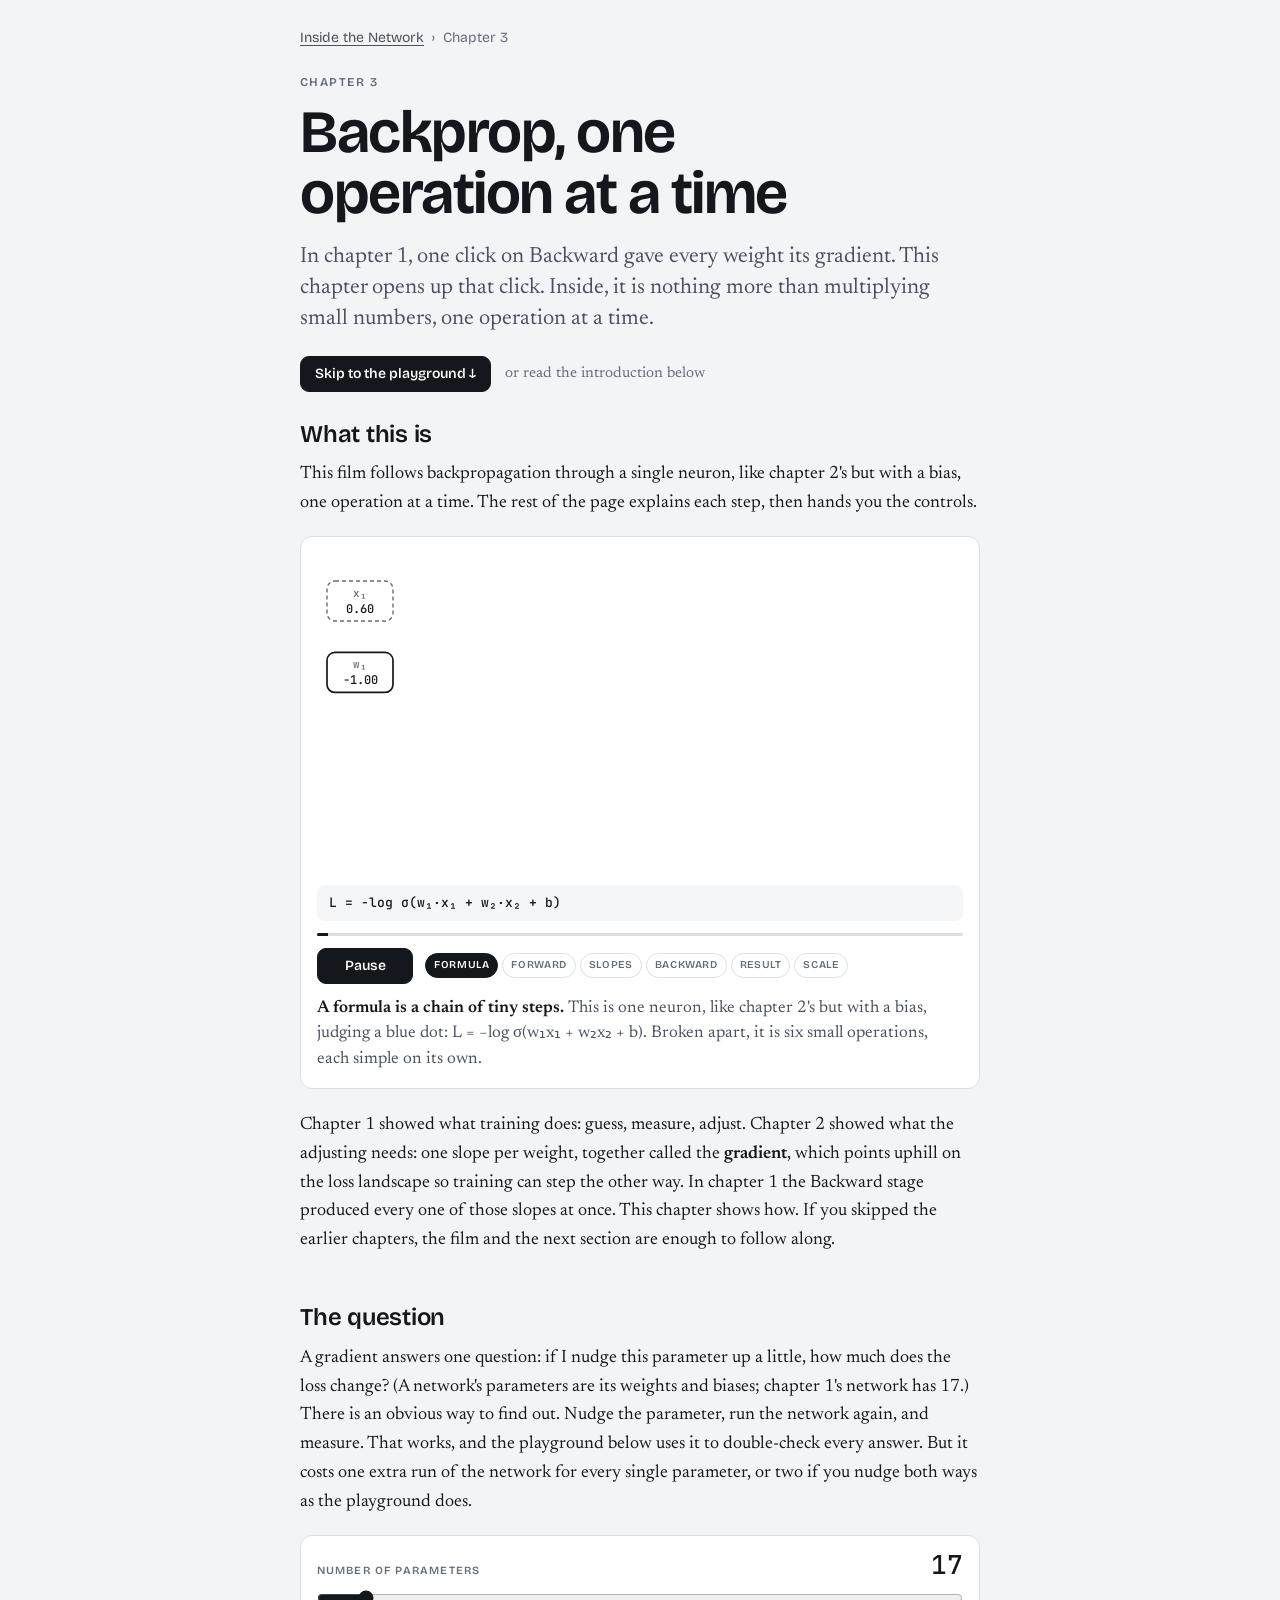
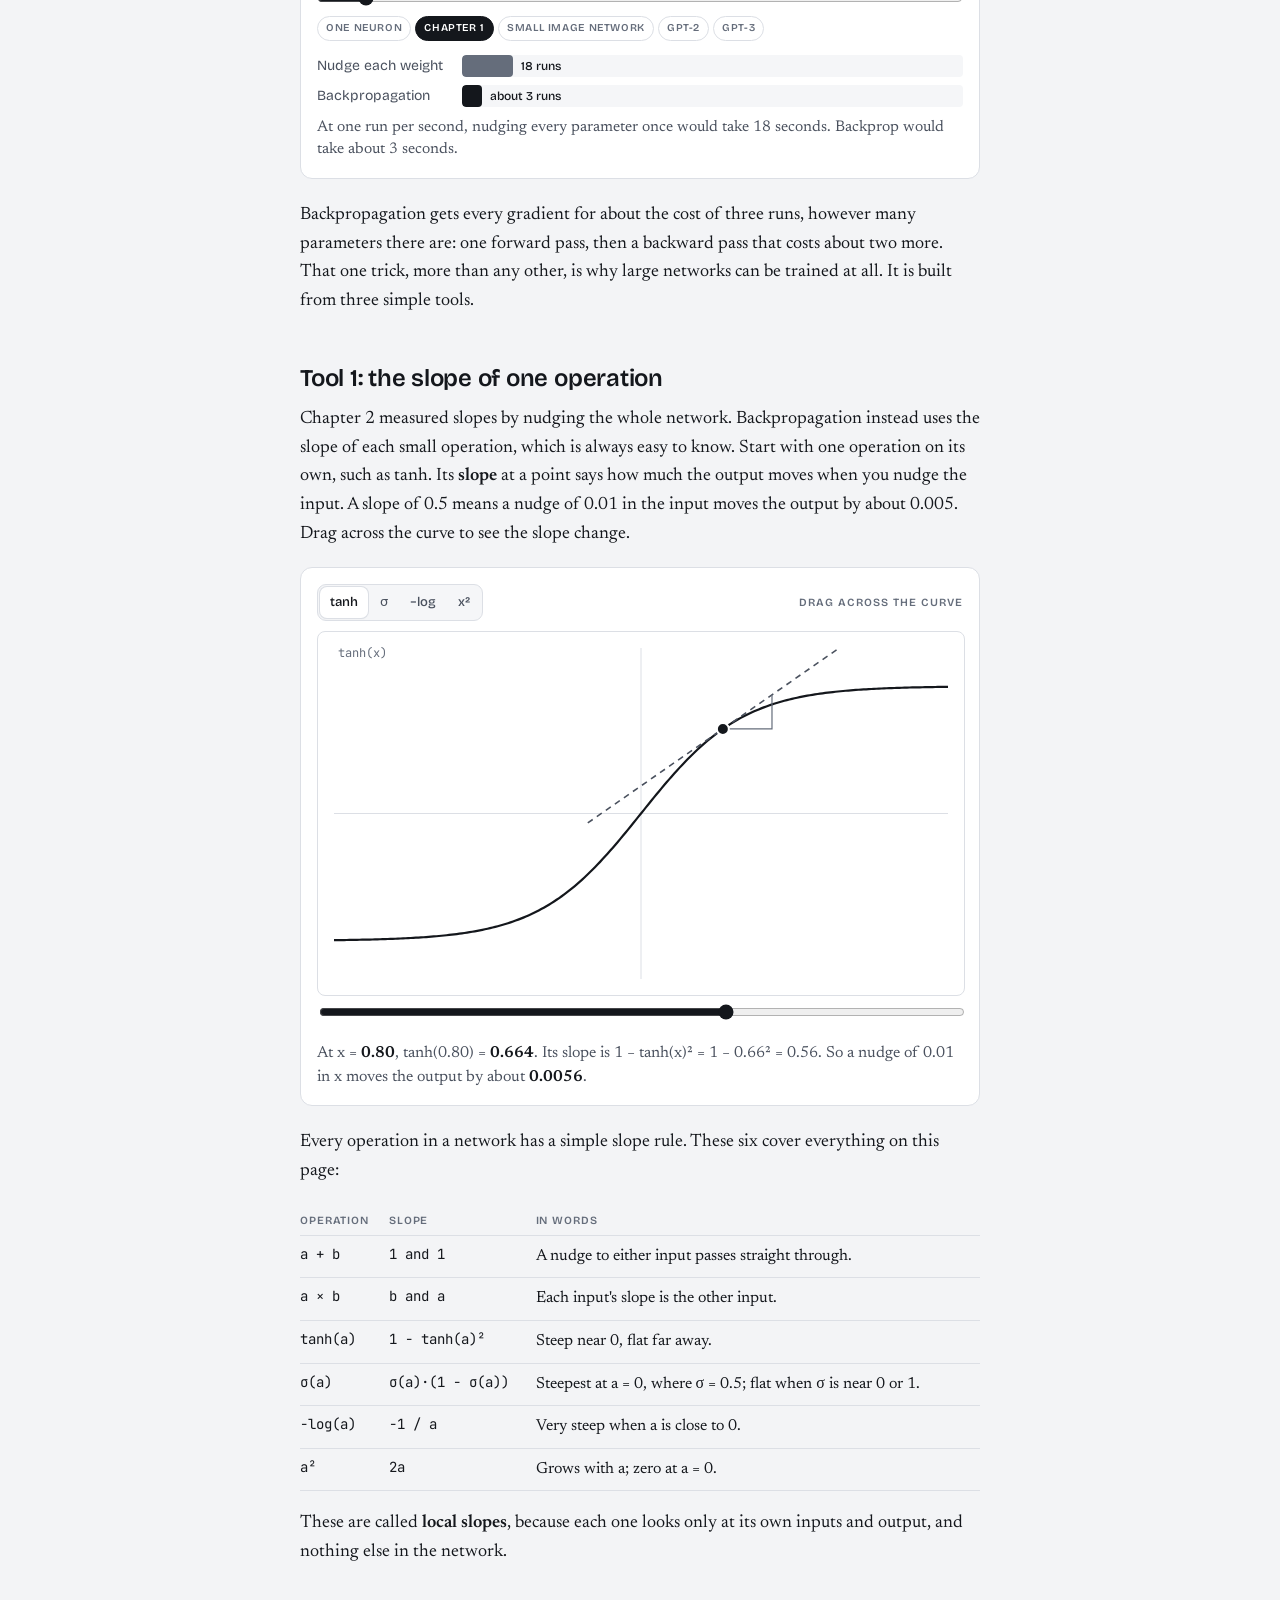
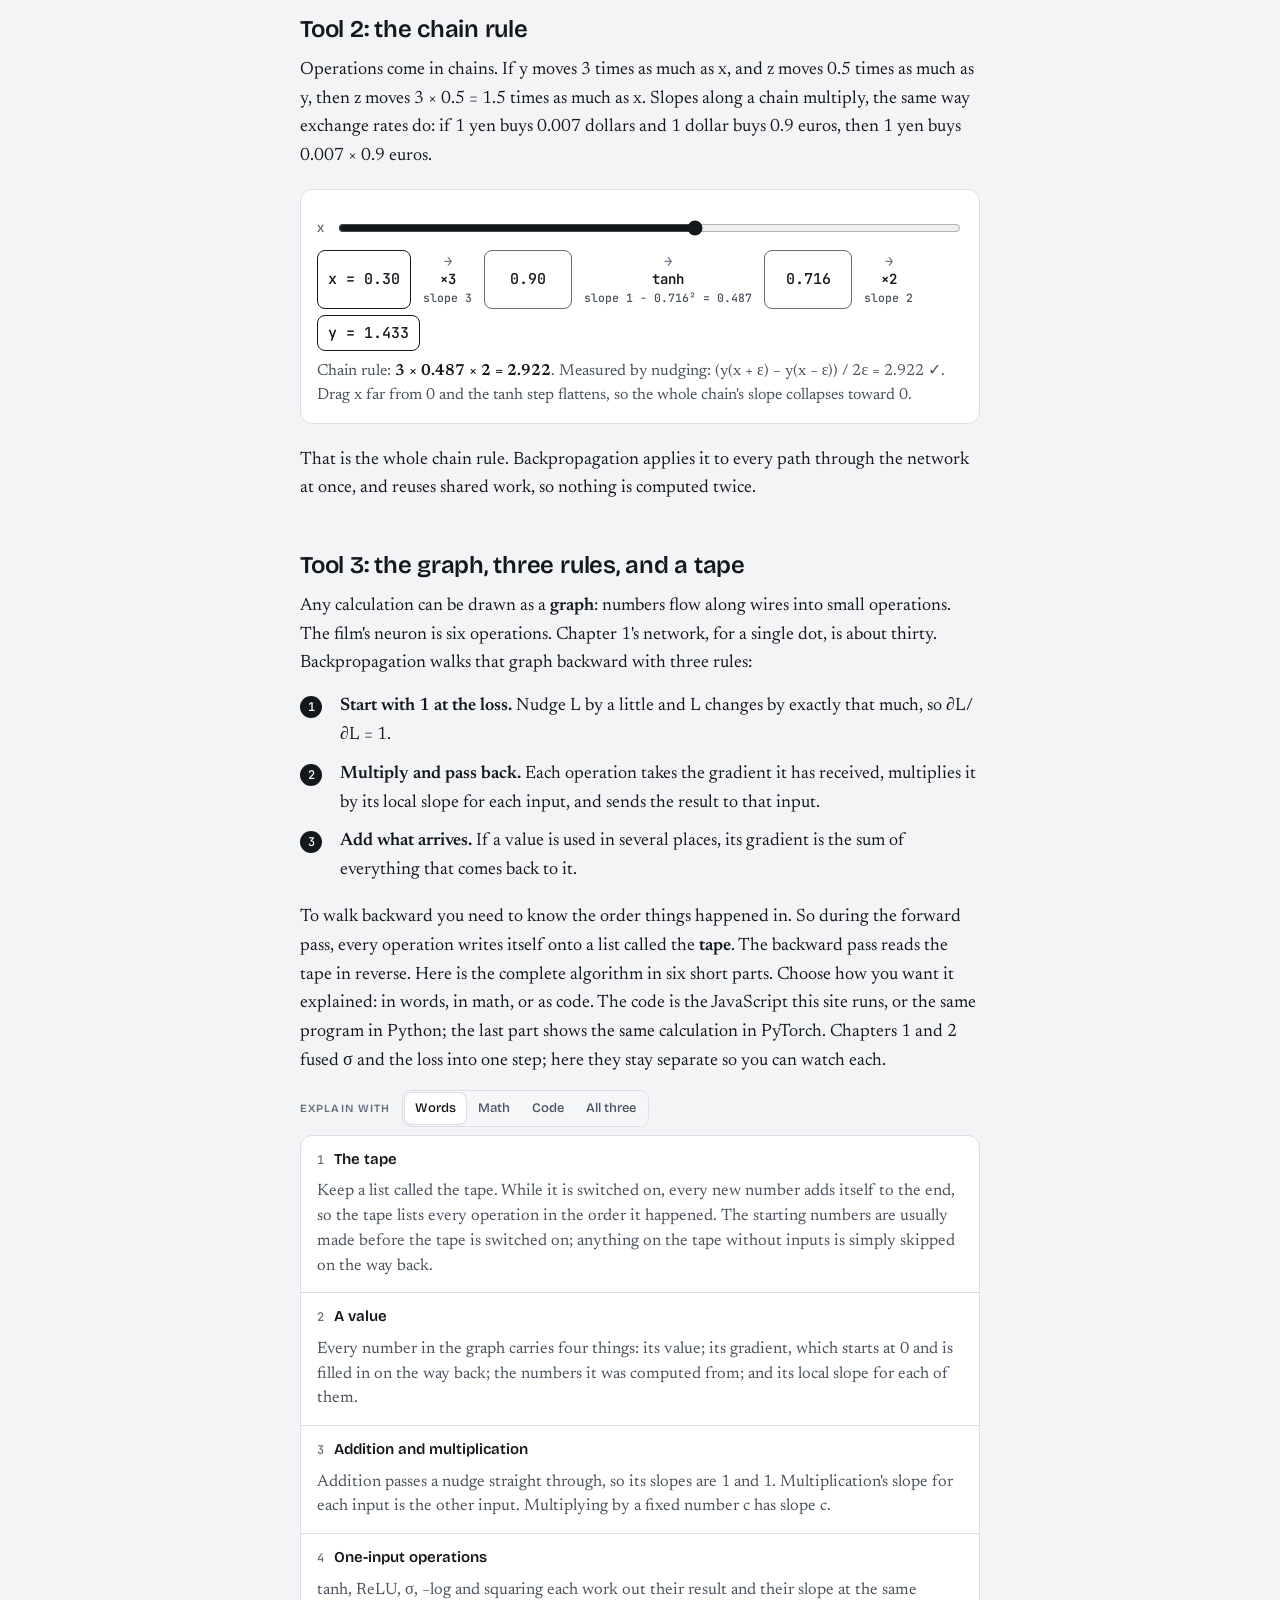
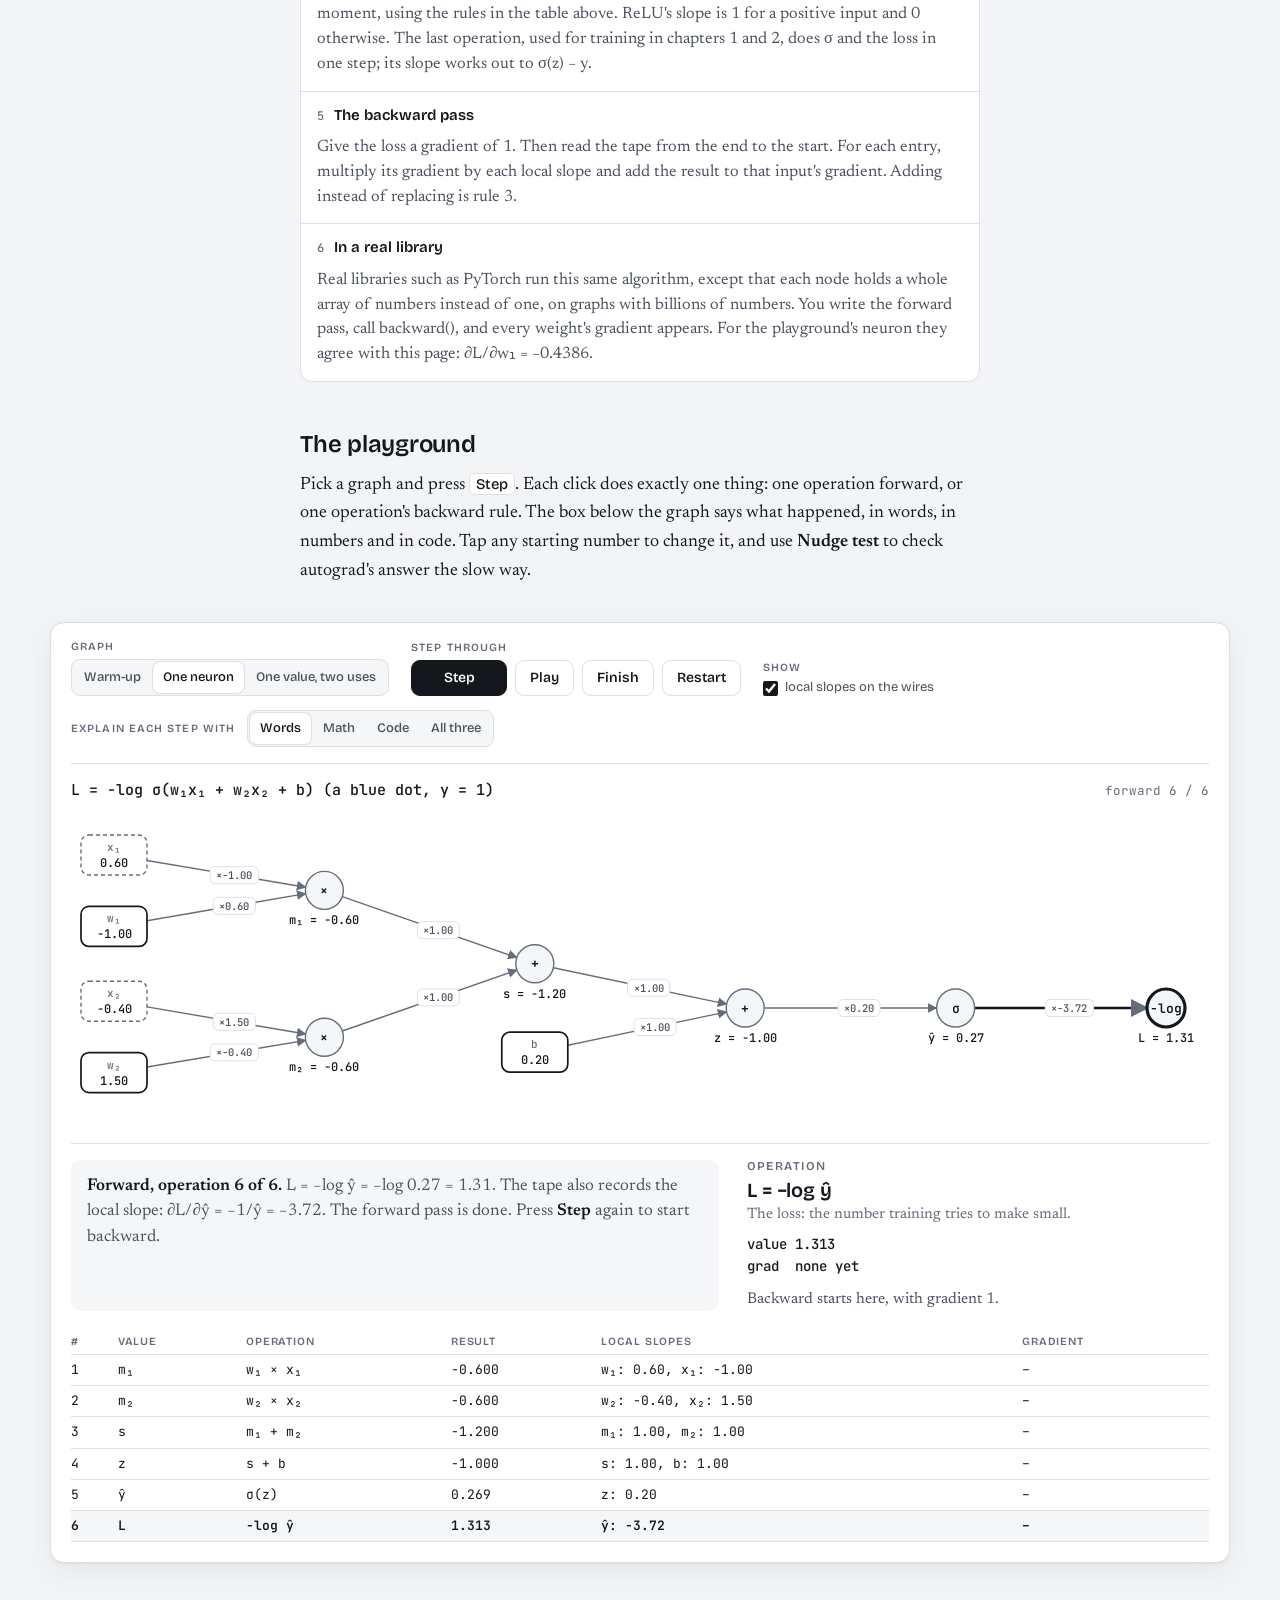
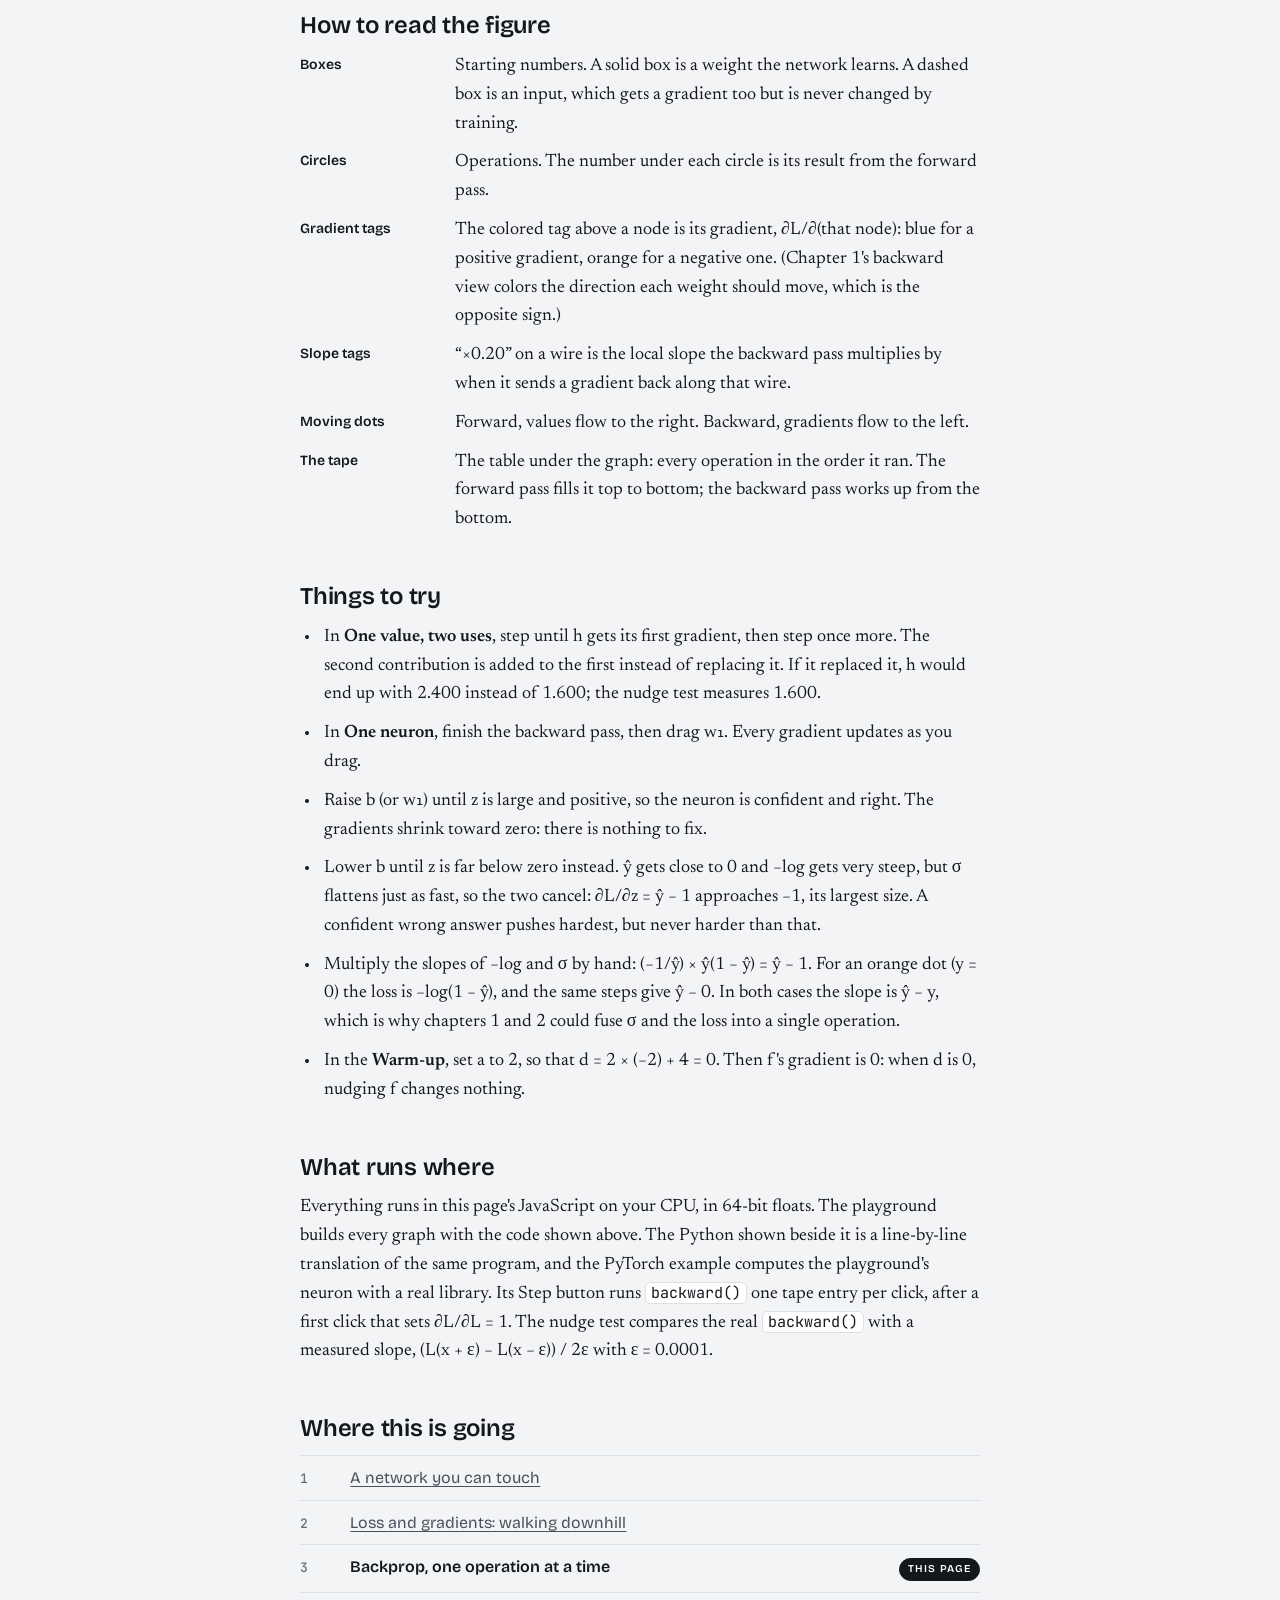
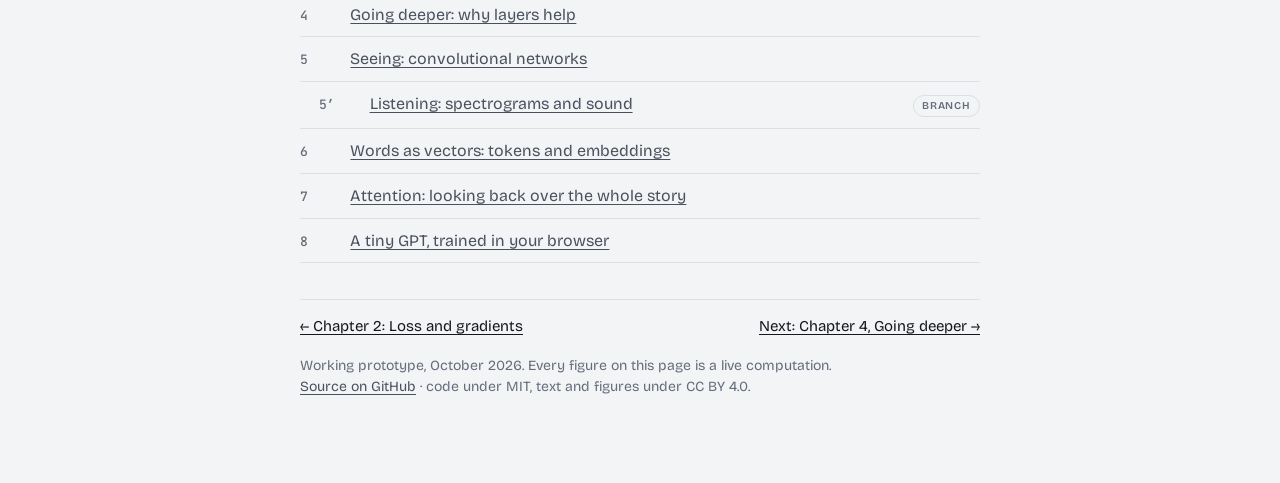
<file: backprop/index.html>
<!doctype html>
<html lang="en">
<head>
<meta charset="utf-8">
<meta name="viewport" content="width=device-width, initial-scale=1, viewport-fit=cover">
<meta name="description" content="How backpropagation works, one operation at a time. Watch gradients flow backward through a computation graph, then step through it yourself.">
<style>
:root { color-scheme: light; padding-top: env(safe-area-inset-top, 0px); padding-bottom: env(safe-area-inset-bottom, 0px); }
body { margin: 0; font: 14px system-ui, -apple-system, "Segoe UI", sans-serif; }
img { max-width: 100%; }
[hidden] { display: none !important; }
</style>
<title>Backprop, One Operation at a Time</title>
<link rel="icon" href="data:image/svg+xml,%3Csvg xmlns='http://www.w3.org/2000/svg' viewBox='0 0 32 32'%3E%3Ccircle cx='8' cy='16' r='4' fill='%232a78d6'/%3E%3Ccircle cx='24' cy='9' r='4' fill='%23eb6834'/%3E%3Ccircle cx='24' cy='23' r='4' fill='%232a78d6'/%3E%3Cpath d='M11 15 21 10M11 17l10 5' stroke='%2314171c' stroke-width='2'/%3E%3C/svg%3E">
<link rel="preconnect" href="https://fonts.googleapis.com">
<link rel="preconnect" href="https://fonts.gstatic.com" crossorigin>
<link rel="stylesheet" href="https://fonts.googleapis.com/css2?family=Bricolage+Grotesque:opsz,wght@12..96,400..700&family=JetBrains+Mono:wght@400;500;600&family=Newsreader:ital,opsz,wght@0,6..72,400..600;1,6..72,400&display=swap">
<link rel="stylesheet" href="../assets/site.css">
<style>
/* computation graph */
.gwrap { position: relative; overflow-x: auto; overflow-y: hidden; }
.gsvg { display: block; overflow: visible; }
.gedge { stroke: var(--ink-3); stroke-width: 1.4; transition: opacity 0.35s; }
.gedge.on { stroke: var(--ink); stroke-width: 2.6; }
.garrow { fill: var(--ink-3); }
.gnode { cursor: pointer; transition: opacity 0.35s; outline: none; }
.gnode:focus-visible .gshape { stroke: var(--ink); stroke-width: 3; }
.gnode .gshape { fill: var(--sheet); stroke: var(--ink-3); stroke-width: 1.4; }
.gnode.op .gshape { fill: var(--well); }
.gnode.param .gshape { stroke: var(--ink); stroke-width: 1.7; }
.gnode.input .gshape, .gnode.const .gshape { stroke-dasharray: 4 3; }
.gnode.sel .gshape { stroke: var(--ink); stroke-width: 2.4; stroke-dasharray: none; }
.gnode.active .gshape, .gnode.hi .gshape { stroke: var(--ink); stroke-width: 3.2; stroke-dasharray: none; }
.gsym { font: 600 13px var(--font-mono); fill: var(--ink); text-anchor: middle; dominant-baseline: central; pointer-events: none; }
.gname { font: 500 11px var(--font-mono); fill: var(--ink-3); text-anchor: middle; pointer-events: none; }
.gval { font: 500 12px var(--font-mono); fill: var(--ink); text-anchor: middle; pointer-events: none; }
.gtag rect { stroke-width: 1.2; }
.gtag.pos rect { fill: color-mix(in srgb, var(--pos) 20%, var(--sheet)); stroke: var(--pos); }
.gtag.neg rect { fill: color-mix(in srgb, var(--neg) 20%, var(--sheet)); stroke: var(--neg); }
.gtag.zero rect { fill: var(--sheet); stroke: var(--rule); }
.gtag text { font: 600 11px var(--font-mono); fill: var(--ink); text-anchor: middle; pointer-events: none; }
.gpill rect { fill: var(--sheet); stroke: var(--rule); }
.gpill text { font: 500 10.5px var(--font-mono); fill: var(--ink-2); text-anchor: middle; }
.gpill.on rect { stroke: var(--ink); stroke-width: 1.6; }
.gpill.on text { fill: var(--ink); font-weight: 600; }
.gpulse { fill: var(--ink); stroke: var(--sheet); stroke-width: 1.5; pointer-events: none; }
.ogroup { display: grid; gap: 4px; }
.oname { font: 600 14px/1.3 var(--font-display); color: var(--ink); }
.orow { display: grid; grid-template-columns: 5.6em minmax(0, 1fr); gap: 10px; align-items: center; font: 12px/1.2 var(--font-mono); color: var(--ink-2); }
.obar { position: relative; height: 16px; border-radius: 4px; background: var(--well); overflow: hidden; }
.obar i { position: absolute; left: 0; top: 0; bottom: 0; border-radius: 4px; background: var(--ink-3); }
.obar i.bp { background: var(--ink); }
.obar b { position: absolute; left: 8px; top: 0; line-height: 16px; font-weight: 500; color: var(--sheet); mix-blend-mode: normal; font-size: 11px; white-space: nowrap; }
.obar b.out { color: var(--ink); }
/* the cost of nudging */
.cost-head { display: flex; flex-wrap: wrap; align-items: baseline; justify-content: space-between; gap: 8px; }
.cost-n { font: 500 26px/1 var(--font-mono); color: var(--ink); font-variant-numeric: tabular-nums; }
#cost-n-range { width: 100%; margin: 12px 0 8px; }
.cost-bars { display: grid; gap: 8px; margin-top: 14px; }
.cost-row { display: grid; grid-template-columns: 9.5em minmax(0, 1fr); gap: 12px; align-items: center; font: 14px/1.3 var(--font-display); color: var(--ink-2); }
.cost-row .obar { height: 22px; }
.cost-row .obar b { line-height: 22px; font-size: 12px; }
@media (max-width: 520px) { .cost-row { grid-template-columns: minmax(0, 1fr); gap: 4px; } }
/* slope lens */
#slope-cv { display: block; width: 100%; aspect-ratio: 16 / 9; border-radius: 8px; border: 1px solid var(--rule); touch-action: pan-y; cursor: ew-resize; }
.lens-top { display: flex; flex-wrap: wrap; gap: 10px; align-items: center; justify-content: space-between; margin-bottom: 10px; }
.lens-read { font: 16px/1.5 var(--font-body); color: var(--ink-2); margin: 10px 0 0; font-variant-numeric: tabular-nums; }
.lens-read b { color: var(--ink); }
#slope-x { width: 100%; margin-top: 8px; }
table.rules { width: 100%; border-collapse: collapse; margin: 6px 0 18px; font-size: 16px; }
table.rules th, table.rules td { text-align: left; padding: 8px 10px 8px 0; border-bottom: 1px solid var(--rule); vertical-align: top; }
table.rules th { font: 600 11px/1.2 var(--font-display); letter-spacing: 0.08em; text-transform: uppercase; color: var(--ink-3); }
table.rules td:first-child, table.rules td:nth-child(2) { font: 14px/1.5 var(--font-mono); white-space: nowrap; color: var(--ink); }
.tablewrap { overflow-x: auto; }
/* chain */
.chain-row { display: flex; flex-wrap: wrap; align-items: stretch; gap: 6px; margin: 12px 0 6px; }
.cv { display: grid; place-items: center; min-width: 4.4em; padding: 8px 10px; border-radius: 8px; border: 1.5px solid var(--ink-3); font: 500 15px/1.2 var(--font-mono); color: var(--ink); font-variant-numeric: tabular-nums; }
.cv.first, .cv.last { border-color: var(--ink); }
.cop { display: flex; flex-direction: column; align-items: center; justify-content: center; gap: 3px; padding: 4px 6px; font: 600 14px/1.1 var(--font-mono); color: var(--ink); }
.cop small { font: 500 11.5px/1.2 var(--font-mono); color: var(--ink-2); white-space: nowrap; }
.cop::before { content: "→"; color: var(--ink-3); font-weight: 400; }
.chain-out { font: 16px/1.5 var(--font-body); color: var(--ink-2); margin: 8px 0 0; font-variant-numeric: tabular-nums; }
.chain-out b { color: var(--ink); }
.pg-head { display: flex; flex-wrap: wrap; justify-content: space-between; align-items: baseline; gap: 6px 14px; margin: 16px 0 6px; }
.formula { font: 500 15px/1.4 var(--font-mono); color: var(--ink); }
.progress { font: 12.5px/1.3 var(--font-mono); color: var(--ink-3); font-variant-numeric: tabular-nums; }
.pg-grid { display: grid; grid-template-columns: minmax(0, 7fr) minmax(0, 5fr); gap: 18px 28px; margin-top: 12px; padding-top: 16px; border-top: 1px solid var(--rule); }
@media (max-width: 899px) { .pg-grid { grid-template-columns: minmax(0, 1fr); } }
.explain { background: var(--well); border-radius: 10px; padding: 14px 16px; }
.explain .rep.words p { font-size: 17px; }
pre.ecode { margin: 12px 0 0; background: var(--sheet); border: 1px solid var(--rule); border-radius: 8px; padding: 10px 12px; overflow-x: auto; font: 12.5px/1.6 var(--font-mono); color: var(--ink); }
.insp h3 { font: 620 20px/1.2 var(--font-display); margin: 6px 0 2px; }
.insp .kind { font: 15px/1.4 var(--font-body); color: var(--ink-3); margin: 0 0 8px; }
.insp .nums { font: 500 14px/1.6 var(--font-mono); color: var(--ink); font-variant-numeric: tabular-nums; }
.insp .from { font: 15.5px/1.5 var(--font-body); color: var(--ink-2); margin: 10px 0 0; }
.insp .from code { font: 13px var(--font-mono); color: var(--ink); }
.nudge-out { font: 13px/1.55 var(--font-mono); color: var(--ink-2); margin: 10px 0 0; }
.nudge-out b { color: var(--ink); font-weight: 600; }
.tape-wrap { margin-top: 18px; overflow-x: auto; }
table.tape { width: 100%; border-collapse: collapse; font: 13px/1.4 var(--font-mono); font-variant-numeric: tabular-nums; min-width: 560px; }
table.tape th { font: 600 11px/1.2 var(--font-display); letter-spacing: 0.08em; text-transform: uppercase; color: var(--ink-3); text-align: left; padding: 6px 10px 6px 0; border-bottom: 1px solid var(--rule); }
table.tape td { padding: 6px 10px 6px 0; border-bottom: 1px solid var(--rule); color: var(--ink); }
table.tape tr.pending td { color: var(--ink-3); }
table.tape tr.active td { background: var(--well); font-weight: 600; }
table.tape td.g { white-space: nowrap; }
/* code fonts: no ligatures, so => and >= read as typed */
@media (prefers-reduced-motion: reduce) { .gnode, .gedge { transition: none; } }
pre, code, .gsvg text, table.tape, .film-ticker, .nums, .nudge-out, .formula, .progress, .cv, .cop { font-variant-ligatures: none; }
</style>
</head>
<body>
<div class="page">
  <nav class="crumbs" aria-label="Breadcrumb"><a href="../">Inside the Network</a><span aria-hidden="true">›</span><span>Chapter 3</span></nav>
  <header class="col">
    <div class="eyebrow">Chapter 3</div>
    <h1>Backprop, one operation at a time</h1>
    <p class="dek">In chapter 1, one click on Backward gave every weight its gradient. This chapter opens up that click. Inside, it is nothing more than multiplying small numbers, one operation at a time.</p>
    <nav class="jump" aria-label="Page shortcuts">
      <a class="btn primary" href="#playground">Skip to the playground ↓</a>
      <span class="jump-note">or read the introduction below</span>
    </nav>
  </header>

  <main class="col intro">
    <h2>What this is</h2>
    <p>This film follows backpropagation through a single neuron, like chapter 2's but with a bias, one operation at a time. The rest of the page explains each step, then hands you the controls.</p>

    <figure class="film" id="film" aria-label="Animation of backpropagation through one neuron">
      <div class="film-stage">
        <div class="gwrap" id="f-graph"></div>
        <div class="film-over" id="f-over" hidden>
          <div class="over-title">Runs of the network needed to get every gradient once</div>
          <div class="ogroup"><div class="oname">This neuron: 3 parameters</div>
            <div class="orow"><span>nudging</span><div class="obar"><i data-runs="4"></i><b>4 runs</b></div></div>
            <div class="orow"><span>backprop</span><div class="obar"><i class="bp" data-runs="3"></i><b>about 3</b></div></div></div>
          <div class="ogroup"><div class="oname">Chapter 1's network: 17 parameters</div>
            <div class="orow"><span>nudging</span><div class="obar"><i data-runs="18"></i><b>18 runs</b></div></div>
            <div class="orow"><span>backprop</span><div class="obar"><i class="bp" data-runs="3"></i><b>about 3</b></div></div></div>
          <div class="ogroup"><div class="oname">GPT-3: 175 billion parameters</div>
            <div class="orow"><span>nudging</span><div class="obar"><i data-runs="175000000001"></i><b>175 billion runs</b></div></div>
            <div class="orow"><span>backprop</span><div class="obar"><i class="bp" data-runs="3"></i><b>about 3</b></div></div></div>
        </div>
      </div>
      <div class="film-ticker" id="f-ticker" aria-hidden="true"></div>
      <div class="film-progress"><i id="f-fill"></i></div>
      <div class="film-bar">
        <button type="button" class="btn primary" id="f-play">Play</button>
        <div class="chips" id="f-chips" role="group" aria-label="Jump to a scene">
          <button type="button" data-i="0" data-tip="film-0">Formula</button><button type="button" data-i="1" data-tip="film-1">Forward</button><button type="button" data-i="2" data-tip="film-2">Slopes</button><button type="button" data-i="3" data-tip="film-3">Backward</button><button type="button" data-i="4" data-tip="film-4">Result</button><button type="button" data-i="5" data-tip="film-5">Scale</button>
        </div>
      </div>
      <p class="film-cap" id="f-cap" aria-live="polite"></p>
    </figure>

    <p>Chapter 1 showed what training does: guess, measure, adjust. Chapter 2 showed what the adjusting needs: one slope per weight, together called the <b>gradient</b>, which points uphill on the loss landscape so training can step the other way. In chapter 1 the Backward stage produced every one of those slopes at once. This chapter shows how. If you skipped the earlier chapters, the film and the next section are enough to follow along.</p>

    <h2>The question</h2>
    <p>A gradient answers one question: if I nudge this parameter up a little, how much does the loss change? (A network's parameters are its weights and biases; chapter 1's network has 17.) There is an obvious way to find out. Nudge the parameter, run the network again, and measure. That works, and the playground below uses it to double-check every answer. But it costs one extra run of the network for every single parameter, or two if you nudge both ways as the playground does.</p>

    <figure class="card" aria-label="How the cost of nudging grows with the number of weights">
      <div class="cost-head"><span class="lab">Number of parameters</span><span class="cost-n" id="cost-n">17</span></div>
      <input type="range" id="cost-n-range" min="0" max="1000" step="1" aria-label="Number of parameters, on a logarithmic scale">
      <div class="chips" id="cost-chips" role="group" aria-label="Example networks">
        <button type="button" data-n="3" data-tip="cost-3">One neuron</button><button type="button" data-n="17" data-tip="cost-17">Chapter 1</button><button type="button" data-n="1000000" data-tip="cost-1m">Small image network</button><button type="button" data-n="1500000000" data-tip="cost-gpt2">GPT-2</button><button type="button" data-n="175000000000" data-tip="cost-gpt3">GPT-3</button>
      </div>
      <div class="cost-bars">
        <div class="cost-row"><span>Nudge each weight</span><div class="obar"><i id="cost-bar-n"></i><b id="cost-lab-n"></b></div></div>
        <div class="cost-row"><span>Backpropagation</span><div class="obar"><i class="bp" id="cost-bar-b"></i><b id="cost-lab-b"></b></div></div>
      </div>
      <p class="cap" id="cost-cap"></p>
    </figure>

    <p>Backpropagation gets every gradient for about the cost of three runs, however many parameters there are: one forward pass, then a backward pass that costs about two more. That one trick, more than any other, is why large networks can be trained at all. It is built from three simple tools.</p>

    <h2>Tool 1: the slope of one operation</h2>
    <p>Chapter 2 measured slopes by nudging the whole network. Backpropagation instead uses the slope of each small operation, which is always easy to know. Start with one operation on its own, such as tanh. Its <b>slope</b> at a point says how much the output moves when you nudge the input. A slope of 0.5 means a nudge of 0.01 in the input moves the output by about 0.005. Drag across the curve to see the slope change.</p>

    <figure class="card" aria-label="A function, its tangent line and its slope">
      <div class="lens-top">
        <div class="seg" role="group" aria-label="Function" id="lens-fn">
          <button type="button" data-v="tanh" aria-pressed="true">tanh</button>
          <button type="button" data-v="sigmoid" aria-pressed="false">σ</button>
          <button type="button" data-v="neglog" aria-pressed="false">−log</button>
          <button type="button" data-v="square" aria-pressed="false">x²</button>
        </div>
        <span class="lab">drag across the curve</span>
      </div>
      <canvas id="slope-cv" aria-label="The selected function with its tangent line at the chosen point"></canvas>
      <input type="range" id="slope-x" min="0" max="1000" step="1" aria-label="Input x">
      <p class="lens-read" id="lens-read"></p>
    </figure>

    <p>Every operation in a network has a simple slope rule. These six cover everything on this page:</p>
    <div class="tablewrap">
      <table class="rules">
        <thead><tr><th>Operation</th><th>Slope</th><th>In words</th></tr></thead>
        <tbody>
          <tr><td>a + b</td><td>1 and 1</td><td>A nudge to either input passes straight through.</td></tr>
          <tr><td>a × b</td><td>b and a</td><td>Each input's slope is the other input.</td></tr>
          <tr><td>tanh(a)</td><td>1 − tanh(a)²</td><td>Steep near 0, flat far away.</td></tr>
          <tr><td>σ(a)</td><td>σ(a)·(1 − σ(a))</td><td>Steepest at a = 0, where σ = 0.5; flat when σ is near 0 or 1.</td></tr>
          <tr><td>−log(a)</td><td>−1 / a</td><td>Very steep when a is close to 0.</td></tr>
          <tr><td>a²</td><td>2a</td><td>Grows with a; zero at a = 0.</td></tr>
        </tbody>
      </table>
    </div>
    <p>These are called <b>local slopes</b>, because each one looks only at its own inputs and output, and nothing else in the network.</p>

    <h2>Tool 2: the chain rule</h2>
    <p>Operations come in chains. If y moves 3 times as much as x, and z moves 0.5 times as much as y, then z moves 3 × 0.5 = 1.5 times as much as x. Slopes along a chain multiply, the same way exchange rates do: if 1 yen buys 0.007 dollars and 1 dollar buys 0.9 euros, then 1 yen buys 0.007 × 0.9 euros.</p>

    <figure class="card" aria-label="A chain of three operations and its overall slope">
      <div class="slider-row"><label for="chain-x">x</label><input type="range" id="chain-x" min="-2" max="2" step="0.01" value="0.3"></div>
      <div class="chain-row">
        <span class="cv first" id="c0"></span>
        <span class="cop">×3<small>slope 3</small></span>
        <span class="cv" id="c1"></span>
        <span class="cop">tanh<small id="cs1"></small></span>
        <span class="cv" id="c2"></span>
        <span class="cop">×2<small>slope 2</small></span>
        <span class="cv last" id="c3"></span>
      </div>
      <p class="chain-out" id="chain-out"></p>
    </figure>

    <p>That is the whole chain rule. Backpropagation applies it to every path through the network at once, and reuses shared work, so nothing is computed twice.</p>

    <h2>Tool 3: the graph, three rules, and a tape</h2>
    <p>Any calculation can be drawn as a <b>graph</b>: numbers flow along wires into small operations. The film's neuron is six operations. Chapter 1's network, for a single dot, is about thirty. Backpropagation walks that graph backward with three rules:</p>
    <ol class="seq">
      <li><div><b>Start with 1 at the loss.</b> Nudge L by a little and L changes by exactly that much, so ∂L/∂L = 1.</div></li>
      <li><div><b>Multiply and pass back.</b> Each operation takes the gradient it has received, multiplies it by its local slope for each input, and sends the result to that input.</div></li>
      <li><div><b>Add what arrives.</b> If a value is used in several places, its gradient is the sum of everything that comes back to it.</div></li>
    </ol>
    <p>To walk backward you need to know the order things happened in. So during the forward pass, every operation writes itself onto a list called the <b>tape</b>. The backward pass reads the tape in reverse. Here is the complete algorithm in six short parts. Choose how you want it explained: in words, in math, or as code. The code is the JavaScript this site runs, or the same program in Python; the last part shows the same calculation in PyTorch. Chapters 1 and 2 fused σ and the loss into one step; here they stay separate so you can watch each.</p>
    <div class="lens" data-lens-ctl data-label="Explain with"></div>
    <div class="annot" id="annot" data-reps></div>

    <h2>The playground</h2>
    <p>Pick a graph and press <kbd>Step</kbd>. Each click does exactly one thing: one operation forward, or one operation's backward rule. The box below the graph says what happened, in words, in numbers and in code. Tap any starting number to change it, and use <b>Nudge test</b> to check autograd's answer the slow way.</p>
  </main>

  <section class="bench" id="playground" aria-label="Interactive computation graph">
    <div class="fig">
      <div class="controls">
        <div class="ctl">
          <span class="lab" id="lab-graph">Graph</span>
          <div class="seg" role="group" aria-labelledby="lab-graph" id="pg-preset">
            <button type="button" data-v="warm" data-tip="preset-warm" aria-pressed="false">Warm-up</button>
            <button type="button" data-v="neuron" data-tip="preset-neuron" aria-pressed="true">One neuron</button>
            <button type="button" data-v="twouse" data-tip="preset-twouse" aria-pressed="false">One value, two uses</button>
          </div>
        </div>
        <div class="ctl">
          <span class="lab">Step through</span>
          <div class="btns">
            <button type="button" class="btn primary" id="pg-step" data-tip="step">Step</button>
            <button type="button" class="btn" id="pg-play" data-tip="play">Play</button>
            <button type="button" class="btn" id="pg-finish" data-tip="finish">Finish</button>
            <button type="button" class="btn" id="pg-restart" data-tip="restart">Restart</button>
          </div>
        </div>
        <div class="ctl">
          <span class="lab">Show</span>
          <label class="tog" for="pg-slopes" data-tip="slopes"><input type="checkbox" id="pg-slopes" checked>local slopes on the wires</label>
        </div>
        <div class="ctl"><div class="lens" data-lens-ctl data-label="Explain each step with"></div></div>
      </div>
      <div class="pg-head">
        <span class="formula" id="pg-formula"></span>
        <span class="progress" id="pg-progress"></span>
      </div>
      <div class="gwrap" id="pg-graph"></div>
      <div class="pg-grid">
        <div class="explain" aria-live="polite" id="pg-explain" data-reps></div>
        <div class="insp" id="pg-insp">
          <div class="eyebrow" id="i-eyebrow"></div>
          <h3 id="i-title"></h3>
          <p class="kind" id="i-kind"></p>
          <div class="nums" id="i-nums"></div>
          <div class="slider-row" id="i-sl">
            <label for="i-slider" id="i-sl-lab">Value</label>
            <input type="range" id="i-slider" min="-5" max="5" step="0.01" data-tip="slider">
          </div>
          <button type="button" class="btn" id="i-nudge" data-tip="nudge">Nudge test</button>
          <p class="nudge-out" id="i-nudge-out"></p>
          <p class="from" id="i-from"></p>
        </div>
      </div>
      <div class="tape-wrap">
        <table class="tape" aria-label="The tape">
          <thead><tr><th>#</th><th>Value</th><th>Operation</th><th>Result</th><th>Local slopes</th><th>Gradient</th></tr></thead>
          <tbody id="pg-tape"></tbody>
        </table>
      </div>
    </div>
  </section>

  <section class="col">
    <h2>How to read the figure</h2>
    <dl class="read">
      <dt>Boxes</dt>
      <dd>Starting numbers. A solid box is a weight the network learns. A dashed box is an input, which gets a gradient too but is never changed by training.</dd>
      <dt>Circles</dt>
      <dd>Operations. The number under each circle is its result from the forward pass.</dd>
      <dt>Gradient tags</dt>
      <dd>The colored tag above a node is its gradient, ∂L/∂(that node): blue for a positive gradient, orange for a negative one. (Chapter 1's backward view colors the direction each weight should move, which is the opposite sign.)</dd>
      <dt>Slope tags</dt>
      <dd>“×0.20” on a wire is the local slope the backward pass multiplies by when it sends a gradient back along that wire.</dd>
      <dt>Moving dots</dt>
      <dd>Forward, values flow to the right. Backward, gradients flow to the left.</dd>
      <dt>The tape</dt>
      <dd>The table under the graph: every operation in the order it ran. The forward pass fills it top to bottom; the backward pass works up from the bottom.</dd>
    </dl>

    <h2>Things to try</h2>
    <ul class="tries">
      <li>In <b>One value, two uses</b>, step until h gets its first gradient, then step once more. The second contribution is added to the first instead of replacing it. If it replaced it, h would end up with 2.400 instead of 1.600; the nudge test measures 1.600.</li>
      <li>In <b>One neuron</b>, finish the backward pass, then drag w₁. Every gradient updates as you drag.</li>
      <li>Raise b (or w₁) until z is large and positive, so the neuron is confident and right. The gradients shrink toward zero: there is nothing to fix.</li>
      <li>Lower b until z is far below zero instead. ŷ gets close to 0 and −log gets very steep, but σ flattens just as fast, so the two cancel: ∂L/∂z = ŷ − 1 approaches −1, its largest size. A confident wrong answer pushes hardest, but never harder than that.</li>
      <li>Multiply the slopes of −log and σ by hand: (−1/ŷ) × ŷ(1 − ŷ) = ŷ − 1. For an orange dot (y = 0) the loss is −log(1 − ŷ), and the same steps give ŷ − 0. In both cases the slope is ŷ − y, which is why chapters 1 and 2 could fuse σ and the loss into a single operation.</li>
      <li>In the <b>Warm-up</b>, set a to 2, so that d = 2 × (−2) + 4 = 0. Then f's gradient is 0: when d is 0, nudging f changes nothing.</li>
    </ul>

    <h2>What runs where</h2>
    <p>Everything runs in this page's JavaScript on your CPU, in 64-bit floats. The playground builds every graph with the code shown above. The Python shown beside it is a line-by-line translation of the same program, and the PyTorch example computes the playground's neuron with a real library. Its Step button runs <code class="i">backward()</code> one tape entry per click, after a first click that sets ∂L/∂L = 1. The nudge test compares the real <code class="i">backward()</code> with a measured slope, (L(x + ε) − L(x − ε)) / 2ε with ε = 0.0001.</p>

    <h2>Where this is going</h2>
    <ol class="road">
      <li><span class="n">1</span><span><a href="../touch/">A network you can touch</a></span><span></span></li>
      <li><span class="n">2</span><span><a href="../loss-and-gradients/">Loss and gradients: walking downhill</a></span><span></span></li>
      <li class="here"><span class="n">3</span><span>Backprop, one operation at a time</span><span class="tag">This page</span></li>
      <li><span class="n">4</span><span><a href="../going-deeper/">Going deeper: why layers help</a></span><span></span></li>
      <li><span class="n">5</span><span><a href="../seeing/">Seeing: convolutional networks</a></span><span></span></li>
      <li class="branch"><span class="n">5′</span><span><a href="../listening/">Listening: spectrograms and sound</a></span><span class="tag">Branch</span></li>
      <li><span class="n">6</span><span><a href="../words/">Words as vectors: tokens and embeddings</a></span><span></span></li>
      <li><span class="n">7</span><span><a href="../attention/">Attention: looking back over the whole story</a></span><span></span></li>
      <li><span class="n">8</span><span><a href="../gpt/">A tiny GPT, trained in your browser</a></span><span></span></li>
    </ol>
    <nav class="chapnav" aria-label="Chapters"><a href="../loss-and-gradients/">← Chapter 2: Loss and gradients</a><a href="../going-deeper/">Next: Chapter 4, Going deeper →</a></nav>
    <p class="foot">Working prototype, October 2026. Every figure on this page is a live computation.<br><a href="https://github.com/taoyiran/inside-the-network">Source on GitHub</a> · code under MIT, text and figures under CC BY 4.0.</p>
  </section>
  <a class="jump-pill" id="jump-pill" href="#playground" hidden>Playground ↓</a>
</div>

<script id="autograd" src="../assets/autograd.js"></script>
<script src="../assets/common.js"></script>

<script type="text/plain" id="autograd-py">
# A tape-based autograd, small enough to read in one sitting.
# Every operation creates a Value and records, for each input,
# the local derivative d(output)/d(input). backward() walks the
# tape in reverse and applies the chain rule.
TAPE = None

class Value:
    def __init__(self, data, inputs=None, local=None, op=""):
        self.data = data      # the number itself
        self.grad = 0.0       # dL/d(this), filled in by backward()
        self.inputs = inputs  # the Values this one was computed from
        self.local = local    # d(this)/d(input), one entry per input
        self.op = op          # a label, only used for drawing
        if TAPE is not None:
            TAPE.append(self)

def add(a, b): return Value(a.data + b.data, [a, b], [1.0, 1.0], "+")
def mul(a, b): return Value(a.data * b.data, [a, b], [b.data, a.data], "×")
def mulc(a, c): return Value(a.data * c, [a], [c], "×")  # times a fixed number

import math
def tanh(a):
    t = math.tanh(a.data)
    return Value(t, [a], [1 - t * t], "tanh")
def relu(a): return Value(max(0.0, a.data), [a], [1.0 if a.data > 0 else 0.0], "ReLU")
def sigmoid(a):
    x = a.data
    s = 1 / (1 + math.exp(-x)) if x >= 0 else math.exp(x) / (1 + math.exp(x))  # never overflows
    return Value(s, [a], [s * (1 - s)], "σ")
def neglog(a): return Value(-math.log(a.data), [a], [-1 / a.data], "−log")
def square(a): return Value(a.data * a.data, [a], [2 * a.data], "²")
# σ and the loss fused into one step, as chapters 1 and 2 train.
# For a dot labeled y, its slope simplifies to σ(z) − y.
def bce_with_logits(z, y):
    x = z.data
    s = 1 / (1 + math.exp(-x)) if x >= 0 else math.exp(x) / (1 + math.exp(x))
    loss = max(x, 0.0) - x * y + math.log1p(math.exp(-abs(x)))
    return Value(loss, [z], [s - y], "loss")

def backward(loss):
    loss.grad = 1.0
    for v in reversed(TAPE):
        if v.inputs is None:
            continue
        for inp, slope in zip(v.inputs, v.local):
            inp.grad += slope * v.grad   # the chain rule
</script>
<script type="text/plain" id="example-js">
const w1 = new Value(-1), w2 = new Value(1.5), b = new Value(0.2);
const x1 = new Value(0.6), x2 = new Value(-0.4);
TAPE = [];   // switch the tape on: only operations from here on are recorded
const L = neglog(sigmoid(add(add(mul(w1, x1), mul(w2, x2)), b)));
backward(L);
console.log(w1.grad);   // about -0.4386
</script>
<script type="text/plain" id="example-py">
import torch
w1 = torch.tensor(-1.0, requires_grad=True)
w2 = torch.tensor(1.5, requires_grad=True)
b = torch.tensor(0.2, requires_grad=True)
x1, x2 = 0.6, -0.4
L = -torch.log(torch.sigmoid(w1 * x1 + w2 * x2 + b))
L.backward()
print(w1.grad)   # tensor(-0.4386)
</script>

<script>
(function () {
  "use strict";
  const $ = (id) => document.getElementById(id);
  const { sb, fmt, par, reduceMotion } = ITN;
  const MONO = '"JetBrains Mono", ui-monospace, Menlo, Consolas, monospace';
  const NS = "http://www.w3.org/2000/svg";

  // ---------- theme colors for the one canvas ----------
  const C = {};
  function hexRGB(s) {
    s = s.trim();
    if (s[0] === "#") { if (s.length === 4) s = "#" + s[1] + s[1] + s[2] + s[2] + s[3] + s[3]; const n = parseInt(s.slice(1, 7), 16); return [(n >> 16) & 255, (n >> 8) & 255, n & 255]; }
    const m = s.match(/[\d.]+/g); return m ? m.slice(0, 3).map(Number) : [128, 128, 128];
  }
  function readTheme() { const cs = getComputedStyle(document.documentElement); for (const k of ["sheet", "ink", "ink-2", "ink-3", "rule", "pos", "neg", "well"]) C[k] = hexRGB(cs.getPropertyValue("--" + k)); }
  const rgba = (c, a = 1) => `rgba(${c[0]},${c[1]},${c[2]},${a})`;
  const dpr = Math.min(2, window.devicePixelRatio || 1);
  function sizeCanvas(cv) {
    const cw = cv.clientWidth, ch = cv.clientHeight, w = Math.max(1, Math.round(cw * dpr)), h = Math.max(1, Math.round(ch * dpr));
    if (cv.width !== w || cv.height !== h) { cv.width = w; cv.height = h; }
    return [cw, ch];
  }

  // ---------- graphs ----------
  // Each preset lists its starting numbers (leaves), builds the calculation with the autograd above,
  // and places every node on a grid of [column, row].
  const PRESETS = {
    warm: {
      formula: "L = (a·b + c)·f",
      leaves: [["a", 3, "param"], ["b", -2, "param"], ["c", 4, "param"], ["f", -1.5, "param"]],
      build: (v) => { const e = mul(v.a, v.b); e.name = "e"; const d = add(e, v.c); d.name = "d"; const L = mul(d, v.f); L.name = "L"; return L; },
      pos: { a: [0, 0], b: [0, 1.15], e: [1, 0.57], c: [1, 1.8], d: [2, 1.18], f: [2, 2.4], L: [3, 1.8] },
    },
    neuron: {
      formula: "L = −log σ(w₁x₁ + w₂x₂ + b)   (a blue dot, y = 1)",
      biases: ["b"],
      leaves: [["x₁", 0.6, "input"], ["w₁", -1, "param"], ["x₂", -0.4, "input"], ["w₂", 1.5, "param"], ["b", 0.2, "param"]],
      build: (v) => {
        const m1 = mul(v["w₁"], v["x₁"]); m1.name = "m₁";
        const m2 = mul(v["w₂"], v["x₂"]); m2.name = "m₂";
        const s = add(m1, m2); s.name = "s";
        const z = add(s, v.b); z.name = "z";
        const yh = sigmoid(z); yh.name = "ŷ";
        const L = neglog(yh); L.name = "L";
        return L;
      },
      pos: { "x₁": [0, 0], "w₁": [0, 1.05], "m₁": [1, 0.52], "x₂": [0, 2.15], "w₂": [0, 3.2], "m₂": [1, 2.68], s: [2, 1.6], b: [2, 2.9], z: [3, 2.25], "ŷ": [4, 2.25], L: [5, 2.25] },
    },
    twouse: {
      formula: "L = (v₁·h + v₂·h)²   (h is used twice)",
      leaves: [["v₁", 1.5, "param"], ["h", 0.8, "input"], ["v₂", -0.5, "param"]],
      build: (v) => { const p1 = mul(v["v₁"], v.h); p1.name = "p₁"; const p2 = mul(v["v₂"], v.h); p2.name = "p₂"; const s = add(p1, p2); s.name = "s"; const L = square(s); L.name = "L"; return L; },
      pos: { "v₁": [0, 0], h: [0, 1.45], "v₂": [0, 2.9], "p₁": [1, 0.72], "p₂": [1, 2.18], s: [2, 1.45], L: [3, 1.45] },
    },
  };

  function buildGraph(key, over = {}, keepTape = false) {
    const P = PRESETS[key], vals = {}, leaves = [];
    for (const [name, val, kind] of P.leaves) {
      const v = new Value(name in over ? over[name] : val);
      v.name = name; v.kind = kind; v.tapeIdx = -1; vals[name] = v; leaves.push(v);
    }
    TAPE = [];
    const root = P.build(vals), tape = TAPE;
    if (!keepTape) TAPE = null;
    tape.forEach((v, i) => { v.kind = "op"; v.tapeIdx = i; });
    const nodes = [...leaves, ...tape];
    nodes.forEach((n, i) => { n.id = i; n.pos = P.pos[n.name]; });
    const edges = [];
    for (const n of tape) n.inputs.forEach((inp, k) => edges.push({ from: inp, to: n, k }));
    return { key, leaves, tape, nodes, edges, root, vals };
  }
  // the real backward(), used to check the step-by-step version
  function autogradGrads(key, over) {
    const g = buildGraph(key, over, true);
    backward(g.root); TAPE = null;
    const out = {}; g.nodes.forEach((n) => { out[n.name] = n.grad; });
    return { g, grads: out };
  }
  // step-by-step backward: bwd = 0 means not started, 1 means the loss is seeded, 1 + k means k tape entries done
  function applyGrads(g, bwd) {
    for (const n of g.nodes) { n.grad = 0; n.touched = false; }
    if (bwd < 1) return;
    g.root.grad = 1; g.root.touched = true;
    const T = g.tape.length;
    for (let k = 0; k < Math.min(bwd - 1, T); k++) {
      const v = g.tape[T - 1 - k];
      v.inputs.forEach((inp, i) => { inp.grad += v.local[i] * v.grad; inp.touched = true; });
    }
  }
  const FN_NAME = { "+": "add", "×": "mul", σ: "sigmoid", tanh: "tanh", "−log": "neglog", "²": "square" };
  function opExpr(v, nums) {
    const fn = v.op === "σ" || v.op === "tanh" || v.op === "−log";
    const a = v.inputs[0], b = v.inputs[1], A = nums ? (fn ? fmt(a.data) : par(a.data)) : a.name, B = b ? (nums ? par(b.data) : b.name) : "";
    switch (v.op) {
      case "+": return `${A} + ${B}`;
      case "×": return `${A} × ${B}`;
      case "σ": return `σ(${A})`;
      case "tanh": return `tanh(${A})`;
      case "−log": return `−log ${A}`;
      case "²": return `${A}²`;
    }
    return "";
  }
  function slopeRule(v, i) {
    switch (v.op) {
      case "+": return "1";
      case "×": return v.inputs[1 - i].name;
      case "σ": return `${v.name}(1 − ${v.name})`;
      case "tanh": return `1 − ${v.name}²`;
      case "−log": return `−1/${v.inputs[0].name}`;
      case "²": return `2·${v.inputs[0].name}`;
    }
    return "";
  }

  // ---------- drawing a graph ----------
  function svgEl(tag, attrs, parent) {
    const e = document.createElementNS(NS, tag);
    for (const k in attrs) e.setAttribute(k, attrs[k]);
    if (parent) parent.appendChild(e);
    return e;
  }
  let viewCount = 0;
  function makeGraphView(wrap, opts = {}) {
    const vid = "g" + ++viewCount;
    const svg = svgEl("svg", { class: "gsvg" }, wrap);
    const defs = svgEl("defs", {}, svg);
    const mk = svgEl("marker", { id: vid + "a", viewBox: "0 0 10 10", refX: "9", refY: "5", markerWidth: "7", markerHeight: "7", orient: "auto" }, defs);
    svgEl("path", { d: "M0 0 L10 5 L0 10 z", class: "garrow" }, mk);
    const gE = svgEl("g", {}, svg), gP = svgEl("g", {}, svg), gD = svgEl("g", {}, svg), gN = svgEl("g", {}, svg);
    let G = null, L = null, E = [], NV = [];
    const api = { onSelect: null, get graph() { return G; } };

    function layout(g) {
      const W = Math.max(opts.minW || 320, wrap.clientWidth), compact = W < 520;
      let cols = 0, rows = 0;
      for (const n of g.nodes) { cols = Math.max(cols, n.pos[0]); rows = Math.max(rows, n.pos[1]); }
      const leafW = compact ? 52 : 66, leafH = compact ? 36 : 40, r = compact ? 16 : 19;
      const padX = leafW / 2 + 10, top = 48, rowH = compact ? 60 : 68, colW = (W - 2 * padX) / Math.max(1, cols);
      return { W, H: Math.round(top + rows * rowH + 58), compact, leafW, leafH, r, x: (c) => padX + c * colW, y: (q) => top + q * rowH };
    }
    function edgePoint(n, tx, ty) {
      const dx = tx - n.cx, dy = ty - n.cy, d = Math.hypot(dx, dy) || 1;
      if (n.kind === "op") return [n.cx + (dx / d) * L.r, n.cy + (dy / d) * L.r];
      const t = Math.min(L.leafW / 2 / Math.max(Math.abs(dx), 1e-9), L.leafH / 2 / Math.max(Math.abs(dy), 1e-9));
      return [n.cx + dx * t, n.cy + dy * t];
    }
    api.build = function (g) {
      G = g; L = layout(g);
      svg.setAttribute("viewBox", `0 0 ${L.W} ${L.H}`); svg.setAttribute("width", L.W); svg.setAttribute("height", L.H);
      [gE, gP, gD, gN].forEach((x) => x.replaceChildren());
      for (const n of g.nodes) { n.cx = L.x(n.pos[0]); n.cy = L.y(n.pos[1]); }
      E = g.edges.map((e) => {
        const a = edgePoint(e.from, e.to.cx, e.to.cy), b = edgePoint(e.to, e.from.cx, e.from.cy);
        const line = svgEl("line", { x1: a[0], y1: a[1], x2: b[0], y2: b[1], class: "gedge", "marker-end": `url(#${vid}a)` }, gE);
        const pg = svgEl("g", { class: "gpill" }, gP), pr = svgEl("rect", { rx: 5, height: 17 }, pg), pt = svgEl("text", {}, pg);
        const dot = svgEl("circle", { r: 4.2, class: "gpulse" }, gD); dot.style.display = "none";
        return { ...e, a, b, line, pg, pr, pt, dot };
      });
      NV = g.nodes.map((n) => {
        const gr = svgEl("g", { class: "gnode " + n.kind, "data-tip": "gnode", "data-sel": `${vid}-${n.id}`, "data-fast": "" }, gN);
        gr.__node = n;
        gr.addEventListener("click", () => api.onSelect && api.onSelect(n));
        if (opts.interactive) {
          gr.setAttribute("tabindex", "0"); gr.setAttribute("role", "button"); gr.setAttribute("aria-label", `Inspect ${n.name}`);
          gr.addEventListener("keydown", (e) => { if (e.key === "Enter" || e.key === " ") { e.preventDefault(); api.onSelect(n); } });
        }
        let shape, t1, t2;
        if (n.kind === "op") {
          shape = svgEl("circle", { cx: n.cx, cy: n.cy, r: L.r, class: "gshape" }, gr);
          t1 = svgEl("text", { x: n.cx, y: n.cy, class: "gsym" }, gr); t1.textContent = n.op;
          t2 = svgEl("text", { x: n.cx, y: n.cy + L.r + 15, class: "gval" }, gr);
        } else {
          shape = svgEl("rect", { x: n.cx - L.leafW / 2, y: n.cy - L.leafH / 2, width: L.leafW, height: L.leafH, rx: 8, class: "gshape" }, gr);
          t1 = svgEl("text", { x: n.cx, y: n.cy - 4, class: "gname" }, gr); t1.textContent = n.name;
          t2 = svgEl("text", { x: n.cx, y: n.cy + 12, class: "gval" }, gr);
        }
        const tag = svgEl("g", { class: "gtag" }, gr), tr = svgEl("rect", { rx: 6, height: 19 }, tag), tt = svgEl("text", {}, tag);
        return { n, gr, t2, tag, tr, tt };
      });
    };
    // s: { fwd, reveal, slopes, active, kind, pulse, hi, sel, dim }
    api.render = function (s) {
      for (const v of NV) {
        const n = v.n, computed = n.kind !== "op" || n.tapeIdx < s.fwd, vis = !s.reveal || s.reveal.has(n.id);
        v.gr.style.opacity = vis ? (s.dim ? 0.15 : 1) : 0;
        if (n.kind === "op") v.t2.textContent = computed ? (L.compact ? fmt(n.data) : `${n.name} = ${fmt(n.data)}`) : (L.compact ? n.name : `${n.name} = ?`);
        else v.t2.textContent = fmt(n.data);
        v.gr.classList.toggle("active", s.active === n);
        v.gr.classList.toggle("hi", !!(s.hi && s.hi.has(n.id)));
        v.gr.classList.toggle("sel", s.sel === n);
        const show = n.touched && vis;
        v.tag.style.display = show ? "" : "none";
        if (show) {
          const txt = L.compact ? fmt(n.grad) : `grad ${fmt(n.grad)}`, w = txt.length * 6.8 + 12;
          const ty = n.kind === "op" ? n.cy - L.r - 26 : n.cy - L.leafH / 2 - 24;
          v.tr.setAttribute("x", n.cx - w / 2); v.tr.setAttribute("y", ty); v.tr.setAttribute("width", w);
          v.tt.setAttribute("x", n.cx); v.tt.setAttribute("y", ty + 13.5); v.tt.textContent = txt;
          v.tag.setAttribute("class", "gtag " + (n.grad > 1e-12 ? "pos" : n.grad < -1e-12 ? "neg" : "zero"));
        }
      }
      E.forEach((e, k) => {
        const vis = !s.reveal || (s.reveal.has(e.from.id) && s.reveal.has(e.to.id));
        e.line.style.opacity = vis ? (s.dim ? 0.12 : 1) : 0;
        const on = s.active === e.to && (s.kind === "bwd" || s.kind === "fwd");
        e.line.classList.toggle("on", on);
        const wanted = s.slopes === true || (s.slopes === "active" ? on : typeof s.slopes === "number" && k < s.slopes);
        const pill = vis && !s.dim && wanted && e.to.tapeIdx < s.fwd;
        e.pg.style.display = pill ? "" : "none";
        if (pill) {
          const txt = "×" + fmt(e.to.local[e.k]), w = txt.length * 6.4 + 10;
          const px = e.a[0] + (e.b[0] - e.a[0]) * 0.55, py = e.a[1] + (e.b[1] - e.a[1]) * 0.55;
          e.pr.setAttribute("x", px - w / 2); e.pr.setAttribute("y", py - 8.5); e.pr.setAttribute("width", w);
          e.pt.setAttribute("x", px); e.pt.setAttribute("y", py + 4); e.pt.textContent = txt;
          e.pg.classList.toggle("on", on && s.kind === "bwd");
        }
        const pulse = s.pulse && s.pulse.to === e.to;
        e.dot.style.display = pulse ? "" : "none";
        if (pulse) {
          const f = s.pulse.back ? 1 - s.pulse.f : s.pulse.f;
          e.dot.setAttribute("cx", e.a[0] + (e.b[0] - e.a[0]) * f); e.dot.setAttribute("cy", e.a[1] + (e.b[1] - e.a[1]) * f);
        }
      });
    };
    return api;
  }

  // ---------- the playground ----------
  const PG = { key: "neuron", over: {}, g: null, p: 0, sel: null, timer: 0, anim: null, nudge: null };
  const pgView = makeGraphView($("pg-graph"), { minW: 320, interactive: true });
  pgView.onSelect = (n) => { PG.sel = n; PG.nudge = null; pgRender(); };
  const nT = () => PG.g.tape.length;
  const lastP = () => 2 * nT() + 1;

  function pgBuild(keepSel = true) {
    const selName = keepSel && PG.sel ? PG.sel.name : null;
    PG.g = buildGraph(PG.key, PG.over);
    pgView.build(PG.g);
    PG.sel = PG.g.nodes.find((n) => n.name === selName) || PG.g.root;
  }
  function activeAt(g, p) {
    const T = g.tape.length;
    if (p >= 1 && p <= T) return { node: g.tape[p - 1], kind: "fwd" };
    if (p === T + 1) return { node: g.root, kind: "seed" };
    if (p > T + 1) return { node: g.tape[2 * T + 1 - p], kind: "bwd" };
    return { node: null, kind: "" };
  }

  // the same step said three ways; code names drop subscripts so the code is valid
  const cn = ITN.cn;
  const fc = ITN.code;
  const mi = (name) => `<i>${name}</i>`;
  function mathExpr(v, nums) {
    const fn = v.op === "σ" || v.op === "tanh" || v.op === "−log";
    const A = nums ? (fn ? fmt(v.inputs[0].data) : par(v.inputs[0].data)) : mi(v.inputs[0].name), B = v.inputs[1] ? (nums ? par(v.inputs[1].data) : mi(v.inputs[1].name)) : "";
    switch (v.op) {
      case "+": return `${A} + ${B}`;
      case "×": return nums ? `${A} × ${B}` : `${A} · ${B}`;
      case "σ": return `σ(${A})`;
      case "tanh": return `tanh(${A})`;
      case "−log": return `−log ${A}`;
      case "²": return `${A}²`;
    }
    return "";
  }
  function mathSlope(v, i) {
    switch (v.op) {
      case "+": return "1";
      case "×": return mi(v.inputs[1 - i].name);
      case "σ": return `${mi(v.name)}(1 − ${mi(v.name)})`;
      case "tanh": return `1 − ${mi(v.name)}²`;
      case "−log": return `−1/${mi(v.inputs[0].name)}`;
      case "²": return `2${mi(v.inputs[0].name)}`;
    }
    return "";
  }
  const dd = (top, bot) => `∂${mi(top)}/∂${mi(bot)}`;
  function explain(g, p) {
    const T = g.tape.length;
    if (p === 0) return {
      words: "Nothing is computed yet: only the starting numbers are known. Press <b>Step</b> to run the first operation.",
      math: [`${mi("L")} = ${PRESETS[PG.key].formula.split("   ")[0].replace(/^L = /, "")}`, "nothing evaluated yet"],
      js: "TAPE = [];   // switch the tape on", py: "TAPE = []   # switch the tape on",
    };
    if (p <= T) {
      const v = g.tape[p - 1];
      const slopes = v.inputs.map((inp, i) => `∂${v.name}/∂${inp.name} = ${slopeRule(v, i)} = ${fmt(v.local[i])}`).join(", and ");
      let words = `<b>Forward, operation ${p} of ${T}.</b> ${v.name} = ${opExpr(v, false)} = ${opExpr(v, true)} = ${fmt(v.data)}. The tape also records the local slope${v.inputs.length > 1 ? "s" : ""}: ${slopes}.`;
      if (p === T) words += " The forward pass is done. Press <b>Step</b> again to start backward.";
      const args = v.inputs.map((x) => cn(x.name)).join(", "), loc = v.local.map((x) => fc(x, 2)).join(", ");
      return {
        words,
        math: [`${mi(v.name)} = ${mathExpr(v, false)} = ${mathExpr(v, true)} = ${fmt(v.data, 3)}`, v.inputs.map((inp, i) => `${dd(v.name, inp.name)} = ${mathSlope(v, i)} = ${fmt(v.local[i], 3)}`).join("&emsp;")],
        js: `const ${cn(v.name)} = ${FN_NAME[v.op]}(${args});   // data ${fc(v.data)}, local [${loc}]`,
        py: `${cn(v.name)} = ${FN_NAME[v.op]}(${args})   # data ${fc(v.data)}, local [${loc}]`,
      };
    }
    if (p === T + 1) return {
      words: "<b>Backward begins at the loss.</b> ∂L/∂L = 1: nudge L by a little and L changes by exactly that much. Every other gradient will be built from this 1.",
      math: [`${dd("L", "L")} = 1`],
      js: `${cn(g.root.name)}.grad = 1;   // backward(${cn(g.root.name)}) starts here`, py: `${cn(g.root.name)}.grad = 1.0   # backward(${cn(g.root.name)}) starts here`,
    };
    const j = p - T - 1, v = g.tape[T - j];
    applyGrads(g, p - T - 1);
    const before = new Map(g.nodes.map((n) => [n, { g: n.grad, t: n.touched }]));
    applyGrads(g, p - T);
    const G = fmt(v.grad, 3), msgs = v.inputs.map((inp, i) => v.local[i] * v.grad);
    let words = `<b>Backward, step ${j} of ${T}: ${v.name} = ${opExpr(v, false)}.</b> ${v.name} has collected its gradient, ∂L/∂${v.name} = ${G}. `;
    if (v.op === "+") words += `Addition's slope is 1 for both inputs, so it passes ${G} straight back to ${v.inputs[0].name} and ${v.inputs[1].name}.`;
    else if (v.op === "×") words += `Multiplication's slope for each input is the other input. ${v.inputs[0].name} gets ${G} × ${fmt(v.local[0], 3)} = ${fmt(msgs[0], 3)}, and ${v.inputs[1].name} gets ${G} × ${fmt(v.local[1], 3)} = ${fmt(msgs[1], 3)}.`;
    else words += `Its local slope is ${slopeRule(v, 0)} = ${fmt(v.local[0], 3)}, so it sends ${G} × ${fmt(v.local[0], 3)} = ${fmt(msgs[0], 3)} back to ${v.inputs[0].name}.`;
    const math = [];
    v.inputs.forEach((inp, i) => {
      // at the loss itself, ∂L/∂L is 1 and the local slope is the whole story
      const bf = before.get(inp), chain = v === g.root ? `1 · ${mathSlope(v, i)}` : `${dd("L", v.name)} · ${dd(v.name, inp.name)}`, nums = `(${fmt(v.grad, 3)})(${fmt(v.local[i], 3)})`;
      if (bf.t) {
        words += ` <b>${inp.name} already held ${fmt(bf.g, 3)}</b> from its other use, so rule 3 adds: ${fmt(bf.g, 3)} + ${fmt(msgs[i], 3)} = ${fmt(inp.grad, 3)}.`;
        math.push(`${dd("L", inp.name)} = ${fmt(bf.g, 3)} + ${chain} = ${fmt(bf.g, 3)} + ${nums} = ${fmt(inp.grad, 3)}`);
      } else math.push(`${dd("L", inp.name)} = ${chain} = ${nums} = ${fmt(inp.grad, 3)}`);
    });
    if (p === 2 * T + 1) words += " <b>Done.</b> Every starting number now has its gradient.";
    return {
      words, math,
      js: v.inputs.map((inp, i) => `${cn(inp.name)}.grad += ${fc(v.local[i])} * ${fc(v.grad)};   // ${cn(inp.name)}.grad is now ${fc(inp.grad)}`).join("\n"),
      py: v.inputs.map((inp, i) => `${cn(inp.name)}.grad += ${fc(v.local[i])} * ${fc(v.grad)}   # ${cn(inp.name)}.grad is now ${fc(inp.grad)}`).join("\n"),
    };
  }
  const reps = ITN.view.reps;
  ITN.view.onChange(() => { renderAlgo(); pgRender(); });

  const isBias = (n) => (PRESETS[PG.key].biases || []).includes(n.name);
  const KIND = { param: "a parameter: the network learns it", input: "an input: it gets a gradient, but training never changes it", op: "" };
  function pgInspector() {
    const g = PG.g, n = PG.sel, T = g.tape.length;
    $("i-eyebrow").textContent = n.kind === "op" ? "Operation" : n.kind === "param" ? (isBias(n) ? "Bias" : "Weight") : "Input";
    $("i-title").textContent = n.kind === "op" ? `${n.name} = ${opExpr(n, false)}` : n.name;
    $("i-kind").textContent = n.kind === "op" ? (n === g.root ? "The loss: the number training tries to make small." : `Operation ${n.tapeIdx + 1} on the tape.`) : KIND[n.kind];
    const computed = n.kind !== "op" || n.tapeIdx < Math.min(PG.p, T);
    $("i-nums").innerHTML = `value ${computed ? fmt(n.data, 3) : "not computed yet"}<br>grad&nbsp; ${n.touched ? fmt(n.grad, 3) : "none yet"}`;
    const leaf = n.kind !== "op";
    $("i-sl").hidden = !leaf; $("i-nudge").hidden = !leaf;
    if (leaf) { $("i-sl-lab").textContent = `Set ${n.name}`; if (document.activeElement !== $("i-slider")) $("i-slider").value = n.data; }
    $("i-nudge-out").innerHTML = leaf && PG.nudge && PG.nudge.name === n.name ? PG.nudge.html : "";
    // where its gradient comes from
    const uses = g.edges.filter((e) => e.from === n);
    let from = "";
    if (n === g.root) from = "Backward starts here, with gradient 1.";
    else if (uses.length) {
      const parts = uses.map((e) => {
        const done = e.to.touched && activeAt(g, PG.p).kind !== "" && PG.p - T - 1 >= T - e.to.tapeIdx;
        return done
          ? `from ${e.to.name}: <code>${fmt(e.to.grad, 3)} × ${slopeRule(e.to, e.k)}</code> = <code>${fmt(e.to.grad, 3)} × ${fmt(e.to.local[e.k], 3)}</code> = <code>${fmt(e.to.grad * e.to.local[e.k], 3)}</code>`
          : `from ${e.to.name}: not yet (backward has not reached ${e.to.name})`;
      });
      from = `Its gradient is the sum of what comes back along its ${uses.length > 1 ? uses.length + " wires" : "wire"}:<br>` + parts.join("<br>");
    }
    $("i-from").innerHTML = from;
  }
  function pgTape() {
    const g = PG.g, T = g.tape.length, act = activeAt(g, PG.p);
    $("pg-tape").innerHTML = g.tape.map((v, i) => {
      const computed = i < PG.p;
      const cls = act.node === v ? "active" : computed ? "" : "pending";
      const loc = computed ? v.inputs.map((inp, k) => `${inp.name}: ${fmt(v.local[k])}`).join(", ") : "–";
      return `<tr class="${cls}"><td>${i + 1}</td><td>${v.name}</td><td>${opExpr(v, false)}</td><td>${computed ? fmt(v.data, 3) : "–"}</td><td>${loc}</td><td class="g">${v.touched ? fmt(v.grad, 3) : "–"}</td></tr>`;
    }).join("");
  }
  function pgRender() {
    const g = PG.g, T = g.tape.length, p = PG.p;
    const fwd = Math.min(p, T), bwd = Math.max(0, p - T);
    const ex = explain(g, p);        // leaves the grads applied for step p
    applyGrads(g, bwd);
    const act = activeAt(g, p);
    pgView.render({
      fwd, slopes: $("pg-slopes").checked, active: act.node, kind: act.kind, sel: PG.sel,
      pulse: PG.anim && PG.anim.to ? { to: PG.anim.to, f: PG.anim.f, back: PG.anim.back } : null,
    });
    $("pg-explain").innerHTML = reps(ex);
    $("pg-formula").textContent = PRESETS[PG.key].formula;
    $("pg-progress").textContent = p === 0 ? "start" : p <= T ? `forward ${p} / ${T}` : p === T + 1 ? "backward: seed" : `backward ${p - T - 1} / ${T}`;
    $("pg-step").disabled = p >= lastP(); $("pg-finish").disabled = p >= lastP();
    $("pg-play").textContent = PG.timer ? "Pause" : "Play"; $("pg-play").disabled = !PG.timer && p >= lastP();
    pgInspector(); pgTape();
    refreshTip();
  }
  function pgAnimate(prev) {
    const act = activeAt(PG.g, PG.p);
    if (reduceMotion || !act.node || act.kind === "seed") { PG.anim = null; return; }
    PG.anim = { to: act.node, back: act.kind === "bwd", f: 0, t0: performance.now() };
    const tick = (now) => {
      if (!PG.anim) return;
      PG.anim.f = Math.min(1, (now - PG.anim.t0) / 480);
      if (PG.anim.f >= 1) PG.anim = null;
      pgRender();
      if (PG.anim) requestAnimationFrame(tick);
    };
    requestAnimationFrame(tick);
  }
  function pgStep() { if (PG.p >= lastP()) return; PG.p++; PG.nudge = null; pgAnimate(); pgRender(); }
  function pgStop() { clearInterval(PG.timer); PG.timer = 0; }
  $("pg-step").addEventListener("click", () => { pgStop(); pgStep(); });
  $("pg-play").addEventListener("click", () => {
    if (PG.timer) { pgStop(); pgRender(); return; }
    if (PG.p >= lastP()) return;
    PG.timer = setInterval(() => { pgStep(); if (PG.p >= lastP()) { pgStop(); pgRender(); } }, 1100);
    pgStep();
  });
  $("pg-finish").addEventListener("click", () => { pgStop(); PG.p = lastP(); PG.anim = null; pgRender(); });
  $("pg-restart").addEventListener("click", () => { pgStop(); PG.p = 0; PG.anim = null; PG.nudge = null; pgRender(); });
  $("pg-slopes").addEventListener("change", pgRender);
  $("pg-preset").addEventListener("click", (e) => {
    const b = e.target.closest("button[data-v]"); if (!b) return;
    $("pg-preset").querySelectorAll("button").forEach((x) => x.setAttribute("aria-pressed", x === b ? "true" : "false"));
    pgStop(); PG.key = b.dataset.v; PG.over = {}; PG.nudge = null; PG.anim = null;
    pgBuild(false); PG.p = nT(); pgRender();
  });
  $("i-slider").addEventListener("input", (e) => {
    if (!PG.sel || PG.sel.kind === "op") return;
    PG.over[PG.sel.name] = Number(e.target.value); PG.nudge = null;
    pgBuild(); pgRender();
  });
  $("i-nudge").addEventListener("click", () => {
    const n = PG.sel; if (!n || n.kind === "op") return;
    const eps = 1e-4, base = { ...PG.over, [n.name]: n.data };
    const up = buildGraph(PG.key, { ...base, [n.name]: n.data + eps }).root.data;
    const dn = buildGraph(PG.key, { ...base, [n.name]: n.data - eps }).root.data;
    const num = (up - dn) / (2 * eps), ag = autogradGrads(PG.key, base).grads[n.name];
    const ok = Math.abs(num - ag) < 1e-6 * (1 + Math.abs(ag));
    PG.nudge = { name: n.name, html: `(L(${n.name} + ε) − L(${n.name} − ε)) / 2ε = <b>${fmt(num, 5)}</b><br>backward() says ∂L/∂${n.name} = <b>${fmt(ag, 5)}</b> ${ok ? "✓ they agree" : "≠ they differ"}` };
    pgRender();
  });

  // ---------- the film ----------
  const film = (() => {
    const g = buildGraph("neuron");
    const view = makeGraphView($("f-graph"), { minW: 300 });
    view.build(g);
    const T = g.tape.length;
    const order = []; { const seen = new Set(); for (const v of g.tape) { for (const x of v.inputs) if (!seen.has(x.id)) { seen.add(x.id); order.push(x.id); } seen.add(v.id); order.push(v.id); } }
    const params = g.leaves.filter((n) => n.kind === "param");
    const SC = [{ k: "formula", d: 7000 }, { k: "fwd", d: 9000 }, { k: "slopes", d: 7000 }, { k: "bwd", d: 16000 }, { k: "res", d: 8000 }, { k: "scale", d: 10000 }];
    const TOTAL = SC.reduce((a, x) => a + x.d, 0), startOf = (i) => SC.slice(0, i).reduce((a, x) => a + x.d, 0);
    const at = (t) => { let i = 0; while (i < SC.length - 1 && t >= SC[i].d) { t -= SC[i].d; i++; } return { i, u: Math.min(1, t / SC[i].d) }; };
    applyGrads(g, T + 1);
    const finalList = params.map((n) => `${n.name} ${fmt(n.grad)}`).join(", ");
    const CAP = {
      formula: "<b>A formula is a chain of tiny steps.</b> This is one neuron, like chapter 2's but with a bias, judging a blue dot: L = −log σ(w₁x₁ + w₂x₂ + b). Broken apart, it is six small operations, each simple on its own.",
      fwd: "<b>Forward.</b> Numbers flow left to right. Each operation computes its result and writes it on a tape, together with its local slope: how its output responds to a nudge in each input.",
      slopes: "<b>Local slopes.</b> Each operation knows only its own slopes, and they are simple. For multiplication the slope is the other input. For addition it is 1.",
      bwd: "<b>Backward.</b> Start with gradient 1 at the loss, then read the tape in reverse. Each operation multiplies the gradient it received by its local slope and passes the result back.",
      res: `<b>Every weight now has its gradient</b>, from one backward sweep: ${finalList}. Each says how the loss responds to a nudge in that weight, and training moves each weight the opposite way.`,
      scale: "<b>Why it matters.</b> Measuring each gradient by nudging costs one extra run of the network per parameter. Backprop costs about three runs in total, however many parameters there are. That is what makes training huge networks possible.",
    };
    const bars = [...$("f-over").querySelectorAll("i[data-runs]")];
    let t = 0, playing = false, last = 0, started = false, autoPaused = false, capKey = "";
    const chips = [...$("f-chips").querySelectorAll("button")];
    const setLabel = () => { $("f-play").textContent = playing ? "Pause" : t >= TOTAL ? "Replay" : t > 0 ? "Resume" : "Play"; };
    function render() {
      const { i, u } = at(t), k = SC[i].k;
      const s = { fwd: 0, reveal: null, slopes: false, active: null, kind: "", pulse: null, hi: null, dim: false };
      let bwd = 0, ticker = "";
      if (k === "formula") {
        const n = Math.min(order.length, Math.ceil((u / 0.8) * order.length));
        s.reveal = new Set(order.slice(0, n)); ticker = "L = −log σ(w₁·x₁ + w₂·x₂ + b)";
      } else if (k === "fwd") {
        const pos = Math.min(T, (u / 0.88) * T), done = Math.floor(pos);
        s.fwd = done;
        if (done < T) { const v = g.tape[done]; s.active = v; s.kind = "fwd"; s.pulse = { to: v, f: pos - done, back: false }; ticker = `${v.name} = ${opExpr(v, false)} = ${opExpr(v, true)} = ${fmt(v.data)}`; }
        else ticker = `L = ${fmt(g.root.data)}`;
      } else if (k === "slopes") {
        s.fwd = T; s.slopes = Math.ceil((u / 0.75) * g.edges.length);
        ticker = "×: the other input    +: 1    σ: ŷ(1 − ŷ)    −log: −1/ŷ";
      } else if (k === "bwd") {
        s.fwd = T; s.slopes = "active";
        const pos = Math.min(T + 1, (u / 0.92) * (T + 1)), done = Math.floor(pos);
        bwd = Math.min(T + 1, done + 1);
        if (done < T) {
          const v = g.tape[T - 1 - done]; s.active = v; s.kind = "bwd"; s.pulse = { to: v, f: pos - done, back: true };
          applyGrads(g, bwd);
          ticker = v.inputs.map((x, q) => `∂L/∂${x.name} = ${fmt(v.grad)} × ${fmt(v.local[q])} = ${fmt(v.grad * v.local[q])}`).join("     ");
        } else ticker = "every node has its gradient";
      } else if (k === "res") {
        s.fwd = T; bwd = T + 1; s.hi = new Set(params.map((n) => n.id));
        ticker = params.map((n) => `∂L/∂${n.name} = ${fmt(n.grad)}`).join("     ");
      } else {
        s.fwd = T; bwd = T + 1; ticker = "nudging: one run per weight     backprop: about three runs in total";
      }
      applyGrads(g, bwd);
      view.render(s);
      $("f-over").hidden = k !== "scale";
      if (k === "scale") {
        const grow = Math.min(1, u / 0.5), max = Math.log10(2e11);
        bars.forEach((b) => {
          const w = 100 * grow * Math.max(0.04, Math.log10(Number(b.dataset.runs)) / max), lab = b.nextElementSibling, out = w < 34;
          b.style.width = w.toFixed(1) + "%"; lab.classList.toggle("out", out); lab.style.left = out ? `calc(${w.toFixed(1)}% + 8px)` : "8px";
        });
      }
      $("f-ticker").textContent = ticker;
      if (k !== capKey) { capKey = k; $("f-cap").innerHTML = CAP[k]; }
      $("f-fill").style.width = (100 * t) / TOTAL + "%";
      chips.forEach((c, n) => c.classList.toggle("on", n === i));
    }
    function tick(now) {
      if (!playing) return;
      t = Math.min(TOTAL, t + Math.min(64, now - last)); last = now;
      if (t >= TOTAL) { playing = false; setLabel(); }
      render();
      if (playing) requestAnimationFrame(tick);
    }
    function play() { if (t >= TOTAL) t = 0; playing = true; started = true; autoPaused = false; last = performance.now(); setLabel(); requestAnimationFrame(tick); }
    $("f-play").addEventListener("click", () => { if (playing) { playing = false; setLabel(); render(); } else play(); });
    chips.forEach((c, n) => c.addEventListener("click", () => { t = startOf(n); capKey = ""; if (!playing) play(); else render(); }));
    new IntersectionObserver((en) => {
      const vis = en[0].isIntersecting;
      if (vis && !started && !reduceMotion) play();
      else if (vis && autoPaused) play();
      else if (!vis && playing) { playing = false; autoPaused = true; setLabel(); }
    }, { threshold: 0.5 }).observe($("film"));
    new ResizeObserver(() => { view.build(g); render(); }).observe($("f-graph"));
    setLabel(); render();
    return { render, view };
  })();

  // ---------- the cost of nudging ----------
  const LOGMIN = Math.log10(3), LOGMAX = 12;
  function bigName(n) {
    if (n >= 1e12) return `${Number((n / 1e12).toPrecision(3))} trillion`;
    if (n >= 1e9) return `${Number((n / 1e9).toPrecision(3))} billion`;
    if (n >= 1e6) return `${Number((n / 1e6).toPrecision(3))} million`;
    return Math.round(n).toLocaleString("en-US");
  }
  function duration(sec) {
    if (sec < 90) return `${Math.round(sec)} seconds`;
    if (sec < 5400) return `${Math.round(sec / 60)} minutes`;
    if (sec < 172800) return `${(sec / 3600).toFixed(1)} hours`;
    if (sec < 6.3e7) return `${Math.round(sec / 86400).toLocaleString("en-US")} days`;
    return `${Math.round(sec / 3.15576e7).toLocaleString("en-US")} years`;
  }
  function setCost(n) {
    const runs = n + 1, max = LOGMAX + 0.3;
    $("cost-n").textContent = bigName(n);
    $("cost-bar-n").style.width = (100 * Math.max(0.03, Math.log10(runs) / max)).toFixed(1) + "%";
    $("cost-bar-b").style.width = (100 * Math.log10(3) / max).toFixed(1) + "%";
    $("cost-lab-n").textContent = `${bigName(runs)} runs`;
    $("cost-lab-b").textContent = "about 3 runs";
    $("cost-lab-n").classList.toggle("out", Math.log10(runs) / max < 0.25);
    $("cost-lab-b").classList.add("out"); $("cost-lab-b").style.left = `calc(${(100 * Math.log10(3) / max).toFixed(1)}% + 8px)`;
    $("cost-lab-n").style.left = Math.log10(runs) / max < 0.25 ? `calc(${(100 * Math.max(0.03, Math.log10(runs) / max)).toFixed(1)}% + 8px)` : "8px";
    $("cost-cap").textContent = `At one run per second, nudging every parameter once would take ${duration(runs)}. Backprop would take about 3 seconds.`;
    $("cost-chips").querySelectorAll("button").forEach((b) => b.classList.toggle("on", Math.abs(Math.log10(Number(b.dataset.n)) - Math.log10(n)) < 0.01));
  }
  $("cost-n-range").addEventListener("input", (e) => setCost(Math.round(10 ** (LOGMIN + (Number(e.target.value) / 1000) * (LOGMAX - LOGMIN)))));
  $("cost-chips").addEventListener("click", (e) => {
    const b = e.target.closest("button[data-n]"); if (!b) return;
    const n = Number(b.dataset.n); setCost(n);
    $("cost-n-range").value = Math.round(((Math.log10(n) - LOGMIN) / (LOGMAX - LOGMIN)) * 1000);
  });

  // ---------- the slope lens ----------
  const sig = ITN.sig;
  const LENS = {
    tanh: { f: Math.tanh, d: (x) => 1 - Math.tanh(x) ** 2, x: [-3, 3], y: [-1.3, 1.3], name: "tanh(x)", x0: 0.8, rule: (x, fx) => `1 − tanh(x)² = 1 − ${par(fx)}² = ${fmt(1 - fx * fx)}` },
    sigmoid: { f: sig, d: (x) => sig(x) * (1 - sig(x)), x: [-6, 6], y: [-0.15, 1.15], name: "σ(x)", x0: 1, rule: (x, fx) => `σ(x)(1 − σ(x)) = ${fmt(fx)} × ${fmt(1 - fx)} = ${fmt(fx * (1 - fx), 3)}` },
    neglog: { f: (x) => -Math.log(x), d: (x) => -1 / x, x: [0.05, 3], y: [-1.4, 3.3], name: "−log x", x0: 0.5, rule: (x) => `−1/x = −1/${fmt(x)} = ${fmt(-1 / x)}` },
    square: { f: (x) => x * x, d: (x) => 2 * x, x: [-3, 3], y: [-1, 9.4], name: "x²", x0: 1.5, rule: (x) => `2x = 2 × ${par(x)} = ${fmt(2 * x)}` },
  };
  const lens = { key: "tanh", x: 0.8 };
  const scv = $("slope-cv"), sctx = scv.getContext("2d");
  function drawLens() {
    const F = LENS[lens.key], [W, H] = sizeCanvas(scv), ctx = sctx, pad = 16;
    ctx.setTransform(dpr, 0, 0, dpr, 0, 0); ctx.clearRect(0, 0, W, H);
    const X = (x) => pad + ((x - F.x[0]) / (F.x[1] - F.x[0])) * (W - 2 * pad), Y = (y) => H - pad - ((y - F.y[0]) / (F.y[1] - F.y[0])) * (H - 2 * pad);
    ctx.strokeStyle = rgba(C.rule); ctx.lineWidth = 1;
    if (F.y[0] < 0 && F.y[1] > 0) { ctx.beginPath(); ctx.moveTo(pad, Y(0)); ctx.lineTo(W - pad, Y(0)); ctx.stroke(); }
    if (F.x[0] < 0 && F.x[1] > 0) { ctx.beginPath(); ctx.moveTo(X(0), pad); ctx.lineTo(X(0), H - pad); ctx.stroke(); }
    ctx.beginPath();
    for (let i = 0; i <= 240; i++) { const x = F.x[0] + ((F.x[1] - F.x[0]) * i) / 240, y = F.f(x); if (i) ctx.lineTo(X(x), Y(y)); else ctx.moveTo(X(x), Y(y)); }
    ctx.strokeStyle = rgba(C.ink); ctx.lineWidth = 2.2; ctx.stroke();
    const x = lens.x, fx = F.f(x), m = F.d(x), span = (F.x[1] - F.x[0]) * 0.22;
    ctx.save(); ctx.beginPath(); ctx.rect(pad, pad, W - 2 * pad, H - 2 * pad); ctx.clip();
    ctx.setLineDash([6, 5]); ctx.strokeStyle = rgba(C["ink-2"]); ctx.lineWidth = 1.6;
    ctx.beginPath(); ctx.moveTo(X(x - span), Y(fx - m * span)); ctx.lineTo(X(x + span), Y(fx + m * span)); ctx.stroke();
    ctx.setLineDash([]);
    // a run of 0.25 and the rise the slope predicts
    const run = (F.x[1] - F.x[0]) * 0.08;
    ctx.strokeStyle = rgba(C["ink-3"]); ctx.lineWidth = 1.2;
    ctx.beginPath(); ctx.moveTo(X(x), Y(fx)); ctx.lineTo(X(x + run), Y(fx)); ctx.lineTo(X(x + run), Y(fx + m * run)); ctx.stroke();
    ctx.restore();
    ctx.beginPath(); ctx.arc(X(x), Y(fx), 6, 0, Math.PI * 2); ctx.fillStyle = rgba(C.ink); ctx.fill(); ctx.lineWidth = 2; ctx.strokeStyle = rgba(C.sheet); ctx.stroke();
    ctx.font = `12px ${MONO}`; ctx.fillStyle = rgba(C["ink-3"]); ctx.textAlign = "left"; ctx.textBaseline = "top"; ctx.fillText(F.name, pad + 4, pad);
    $("lens-read").innerHTML = `At x = <b>${fmt(x)}</b>, ${F.name.replace("x", par(x))} = <b>${fmt(fx, 3)}</b>. Its slope is ${F.rule(x, fx)}. So a nudge of 0.01 in x moves the output by about <b>${fmt(m * 0.01, 4)}</b>.`;
    $("slope-x").value = Math.round(((x - F.x[0]) / (F.x[1] - F.x[0])) * 1000);
  }
  function lensFromX(px) {
    const F = LENS[lens.key], r = scv.getBoundingClientRect(), pad = 16;
    const u = Math.max(0, Math.min(1, (px - r.left - scv.clientLeft - pad) / (scv.clientWidth - 2 * pad)));
    lens.x = F.x[0] + u * (F.x[1] - F.x[0]); drawLens();
  }
  scv.addEventListener("pointerdown", (e) => { lensFromX(e.clientX); scv.setPointerCapture(e.pointerId); });
  scv.addEventListener("pointermove", (e) => { if (e.buttons || e.pointerType !== "mouse") { if (scv.hasPointerCapture(e.pointerId)) lensFromX(e.clientX); } });
  $("slope-x").addEventListener("input", (e) => { const F = LENS[lens.key]; lens.x = F.x[0] + (Number(e.target.value) / 1000) * (F.x[1] - F.x[0]); drawLens(); });
  $("lens-fn").addEventListener("click", (e) => {
    const b = e.target.closest("button[data-v]"); if (!b) return;
    $("lens-fn").querySelectorAll("button").forEach((x) => x.setAttribute("aria-pressed", x === b ? "true" : "false"));
    lens.key = b.dataset.v; lens.x = LENS[lens.key].x0; drawLens();
  });
  new ResizeObserver(() => drawLens()).observe(scv);

  // ---------- the chain ----------
  function drawChain() {
    const x = Number($("chain-x").value), a = 3 * x, b = Math.tanh(a), y = 2 * b, sl = 1 - b * b, total = 3 * sl * 2;
    const f = (q) => 2 * Math.tanh(3 * q), eps = 1e-4, num = (f(x + eps) - f(x - eps)) / (2 * eps);
    $("c0").textContent = `x = ${fmt(x)}`; $("c1").textContent = fmt(a); $("c2").textContent = fmt(b, 3); $("c3").textContent = `y = ${fmt(y, 3)}`;
    $("cs1").textContent = `slope 1 − ${par(b, 3)}² = ${fmt(sl, 3)}`;
    $("chain-out").innerHTML = `Chain rule: <b>3 × ${fmt(sl, 3)} × 2 = ${fmt(total, 3)}</b>. Measured by nudging: (y(x + ε) − y(x − ε)) / 2ε = ${fmt(num, 3)} ✓. Drag x far from 0 and the tanh step flattens, so the whole chain's slope collapses toward 0.`;
  }
  $("chain-x").addEventListener("input", drawChain);

  // ---------- the annotated code ----------
  const ALGO = [
    {
      title: "The tape",
      words: "Keep a list called the tape. While it is switched on, every new number adds itself to the end, so the tape lists every operation in the order it happened. The starting numbers are usually made before the tape is switched on; anything on the tape without inputs is simply skipped on the way back.",
      math: [`The forward pass computes a sequence ${mi("v")}₁, ${mi("v")}₂, …, ${mi("v")}<sub>n</sub> = ${mi("L")}.`, `Each ${mi("v")}<sub>k</sub> is computed from values that come earlier in the sequence.`],
    },
    {
      title: "A value",
      words: "Every number in the graph carries four things: its value; its gradient, which starts at 0 and is filled in on the way back; the numbers it was computed from; and its local slope for each of them.",
      math: [`Each node ${mi("v")} stores its value, its inputs ${mi("u")}<sub>i</sub>, the local slopes ${dd("v", "u")}<sub>i</sub>,`, `and its gradient ${dd("L", "v")}, which starts at 0.`],
    },
    {
      title: "Addition and multiplication",
      words: "Addition passes a nudge straight through, so its slopes are 1 and 1. Multiplication's slope for each input is the other input. Multiplying by a fixed number c has slope c.",
      math: [`${mi("v")} = ${mi("a")} + ${mi("b")}:&emsp;${dd("v", "a")} = 1,&ensp;${dd("v", "b")} = 1`, `${mi("v")} = ${mi("a")} · ${mi("b")}:&emsp;${dd("v", "a")} = ${mi("b")},&ensp;${dd("v", "b")} = ${mi("a")}`, `${mi("v")} = ${mi("c")} · ${mi("a")}, with ${mi("c")} fixed:&emsp;${dd("v", "a")} = ${mi("c")}`],
    },
    {
      title: "One-input operations",
      words: "tanh, ReLU, σ, −log and squaring each work out their result and their slope at the same moment, using the rules in the table above. ReLU's slope is 1 for a positive input and 0 otherwise. The last operation, used for training in chapters 1 and 2, does σ and the loss in one step; its slope works out to σ(z) − y.",
      math: [`tanh′(${mi("a")}) = 1 − tanh²(${mi("a")})&emsp;ReLU′(${mi("a")}) = 1 if ${mi("a")} > 0, else 0&emsp;σ′(${mi("a")}) = σ(${mi("a")})(1 − σ(${mi("a")}))`, `(−log ${mi("a")})′ = −1/${mi("a")}&emsp;(${mi("a")}²)′ = 2${mi("a")}`, `${mi("L")}(${mi("z")}) = −[${mi("y")} log σ(${mi("z")}) + (1 − ${mi("y")}) log(1 − σ(${mi("z")}))]:&emsp;${dd("L", "z")} = σ(${mi("z")}) − ${mi("y")}`],
    },
    {
      title: "The backward pass",
      words: "Give the loss a gradient of 1. Then read the tape from the end to the start. For each entry, multiply its gradient by each local slope and add the result to that input's gradient. Adding instead of replacing is rule 3.",
      math: [`${dd("L", "L")} = 1`, `for ${mi("k")} = ${mi("n")}, …, 1:&emsp;${dd("L", "u")} += ${dd("L", "v")}<sub>k</sub> · ∂${mi("v")}<sub>k</sub>/∂${mi("u")}&ensp;for each input ${mi("u")} of ${mi("v")}<sub>k</sub>`, `so in the end ${dd("L", "u")} = Σ ${dd("L", "v")} · ${dd("v", "u")}, summed over every ${mi("v")} that uses ${mi("u")}: the chain rule.`],
    },
    {
      title: "In a real library",
      words: "Real libraries such as PyTorch run this same algorithm, except that each node holds a whole array of numbers instead of one, on graphs with billions of numbers. You write the forward pass, call backward(), and every weight's gradient appears. For the playground's neuron they agree with this page: ∂L/∂w₁ = −0.4386.",
      math: [`Same graph, same rules, same number:`, `${dd("L", "w₁")} = (${mi("ŷ")} − 1) · ${mi("x")}₁ = (0.2689 − 1)(0.6) = −0.4386`],
    },
  ];
  let AG_SRC = "";
  ITN.source("autograd").then((t) => { AG_SRC = t; renderAlgo(); });
  function renderAlgo() {
    if (!AG_SRC) { $("annot").innerHTML = '<div class="ablock"><p class="hint">Loading the code…</p></div>'; return; }
    // assets/autograd.js and the Python translation must each keep five blank-line-separated sections
    const missing = AG_SRC === ITN.SOURCE_MISSING;
    const js = missing ? Array(ALGO.length - 1).fill(AG_SRC) : AG_SRC.split(/\n\s*\n/), py = $("autograd-py").textContent.trim().split(/\n\s*\n/);
    js.push($("example-js").textContent.trim()); py.push($("example-py").textContent.trim());
    const ok = js.length === ALGO.length && py.length === ALGO.length;
    if (!ok) console.warn(`renderAlgo: expected ${ALGO.length - 1} sections in each autograd listing, got ${js.length - 1} (JS) and ${py.length - 1} (Python)`);
    $("annot").innerHTML = ALGO.map((a, i) => `<div class="ablock"><div class="atitle"><span class="n">${i + 1}</span>${a.title}</div>${reps({ words: a.words, math: a.math, js: ok ? js[i] : js.join("\n\n"), py: ok ? py[i] : py.join("\n\n") })}</div>`).join("");
  }

  // ---------- descriptions on hover, keyboard focus, or after a tap ----------
  const FILM_TIPS = ["The neuron, drawn as a graph.", "Values flow forward and onto the tape.", "Each operation's local slopes.", "Gradients flow backward.", "Every weight's gradient.", "Why this matters for big networks."];
  const COST_TIPS = { "cost-3": "One neuron with 2 weights and a bias.", "cost-17": "The network from chapter 1.", "cost-1m": "A small network for recognizing images.", "cost-gpt2": "OpenAI's GPT-2 language model (2019), 1.5 billion parameters.", "cost-gpt3": "OpenAI's GPT-3 language model (2020), 175 billion parameters." };
  const TIPS = {
    step: () => {
      const g = PG.g, T = g.tape.length, p = PG.p;
      if (p >= 2 * T + 1) return "Done. Press <b>Restart</b> to watch it again from the beginning.";
      const nx = activeAt(g, p + 1);
      if (nx.kind === "fwd") return `<b>Step</b> forward through one operation: ${nx.node.name} = ${opExpr(nx.node, false)}.`;
      if (nx.kind === "seed") return "<b>Step</b>: start the backward pass by giving the loss gradient 1.";
      return `<b>Step</b> backward through ${nx.node.name}: multiply its gradient by its local slopes and pass them to ${nx.node.inputs.map((x) => x.name).join(" and ")}.`;
    },
    play: () => (PG.timer ? "<b>Pause</b> the automatic stepping." : "<b>Play</b>: step automatically, about one operation a second."),
    finish: () => "<b>Finish</b>: jump to the end, with every value and gradient computed.",
    restart: () => "<b>Restart</b> from nothing: only the starting numbers are known.",
    slopes: () => "Show each wire's local slope: the number the backward pass multiplies by on that wire.",
    "preset-warm": () => "<b>Warm-up</b>: (a·b + c)·f. Only multiplication and addition.",
    "preset-neuron": () => "<b>One neuron</b> judging a blue dot, the same as in the film.",
    "preset-twouse": () => "<b>One value, two uses</b>: h feeds two wires, so its gradient is the sum of two contributions (rule 3).",
    slider: () => "Drag to change this starting number. Everything after it is recomputed instantly.",
    nudge: () => "Measure the gradient the slow way: run the graph with this number nudged up and down by 0.0001, and compare with backward().",
    gnode: (el) => {
      const n = el.__node; if (!n) return "";
      const kind = n.kind === "op" ? `operation: ${n.name} = ${opExpr(n, false)}` : n.kind === "param" ? "weight" : "input";
      return `<b>${n.name}</b> <span class="k">${kind}</span><br>value <span class="k">${fmt(n.data, 3)}</span>${n.touched ? ` · grad <span class="k">${fmt(n.grad, 3)}</span>` : ""}${el.closest("#pg-graph") ? '<span class="hint">Click to inspect</span>' : ""}`;
    },
  };
  for (let i = 0; i < 6; i++) TIPS[`film-${i}`] = () => `${FILM_TIPS[i]} <span class="hint">Click to jump here</span>`;
  for (const k in COST_TIPS) TIPS[k] = () => COST_TIPS[k];

  ITN.tips.add(TIPS);
  const refreshTip = ITN.tips.refresh;

  // ---------- shortcuts, resize, theme ----------
  ITN.pill();
  let lastW = 0;
  new ResizeObserver(() => { const w = $("pg-graph").clientWidth; if (Math.abs(w - lastW) > 1) { lastW = w; pgView.build(PG.g); pgRender(); } }).observe($("pg-graph"));
  const retheme = () => { readTheme(); drawLens(); };
  window.matchMedia("(prefers-color-scheme: dark)").addEventListener("change", retheme);
  new MutationObserver(retheme).observe(document.documentElement, { attributes: true, attributeFilter: ["data-theme"] });

  // ---------- boot ----------
  readTheme();
  ITN.view.sync(); renderAlgo();
  pgBuild(false); PG.p = nT(); lastW = $("pg-graph").clientWidth; pgRender();
  setCost(17); $("cost-n-range").value = Math.round(((Math.log10(17) - LOGMIN) / (LOGMAX - LOGMIN)) * 1000);
  drawLens(); drawChain();
  if (document.fonts && document.fonts.ready) document.fonts.ready.then(() => { drawLens(); film.render(); });
})();
</script>
</body>
</html>
</file>
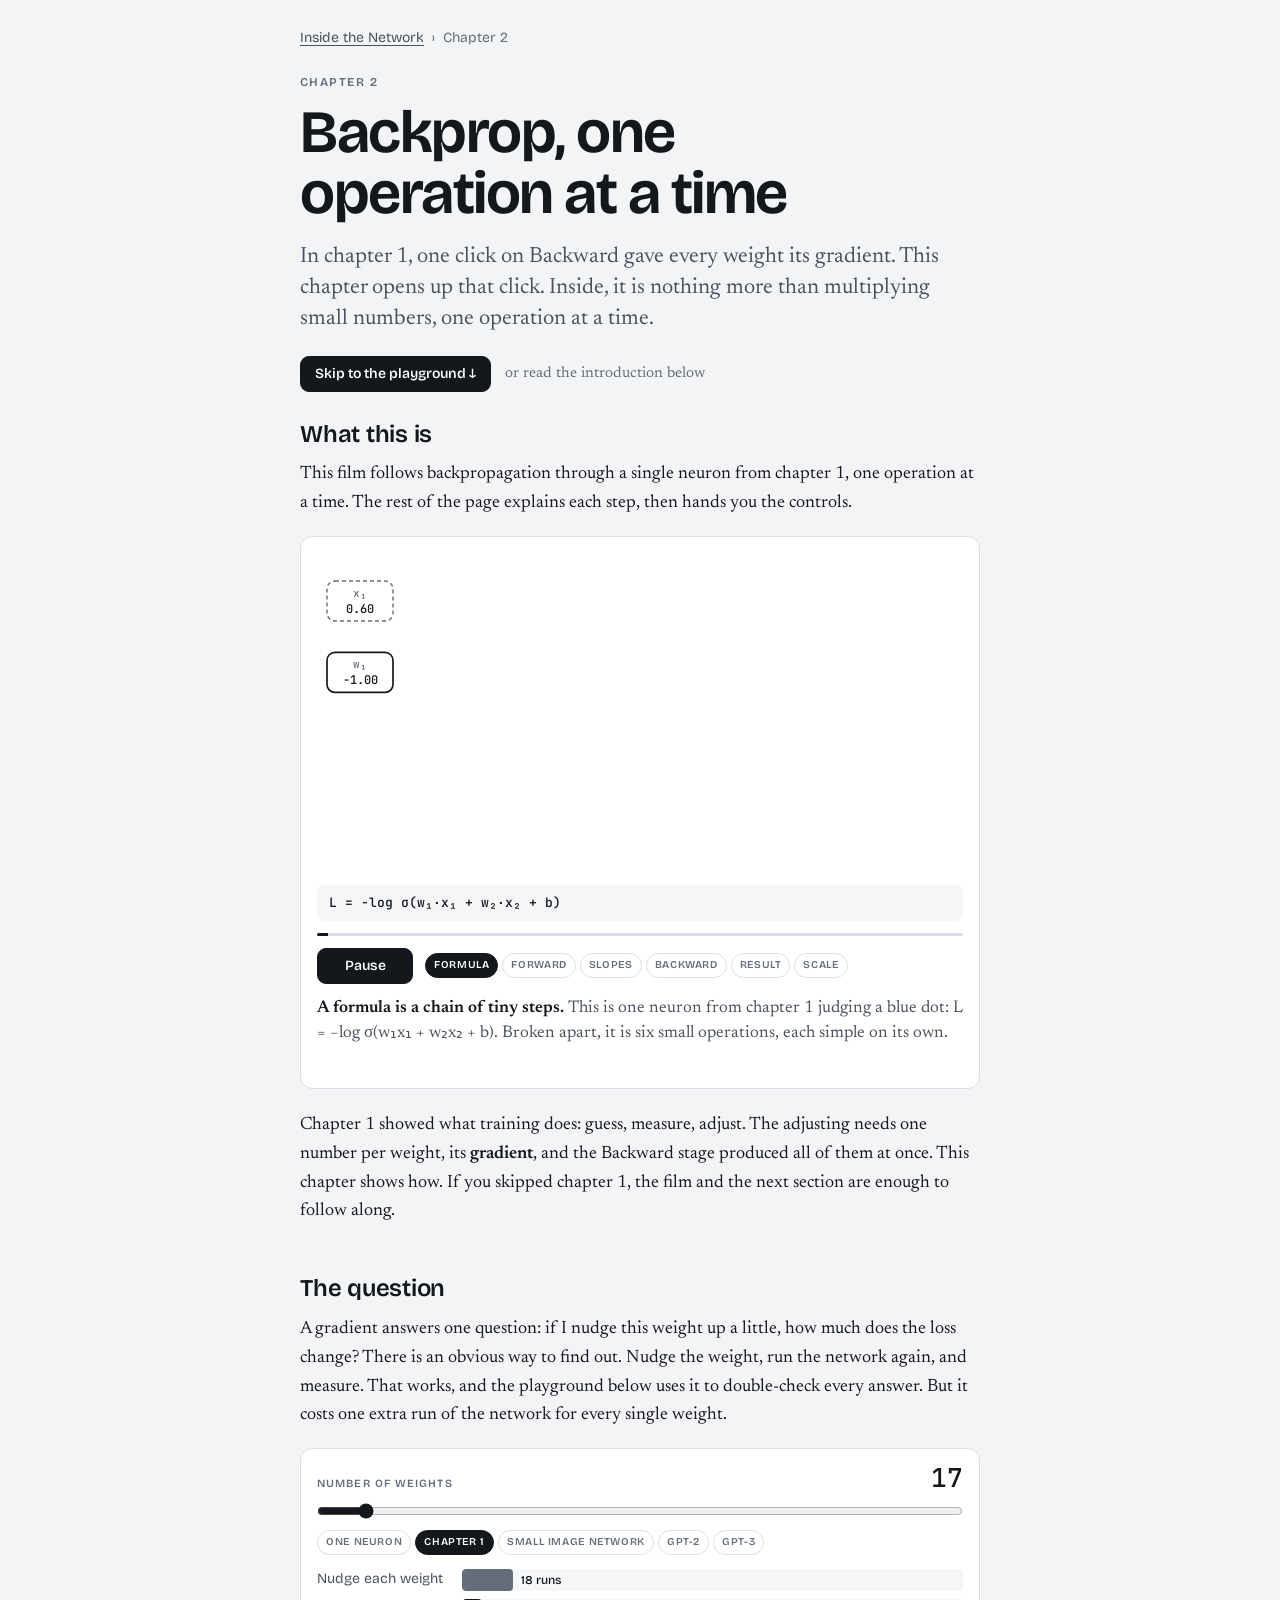
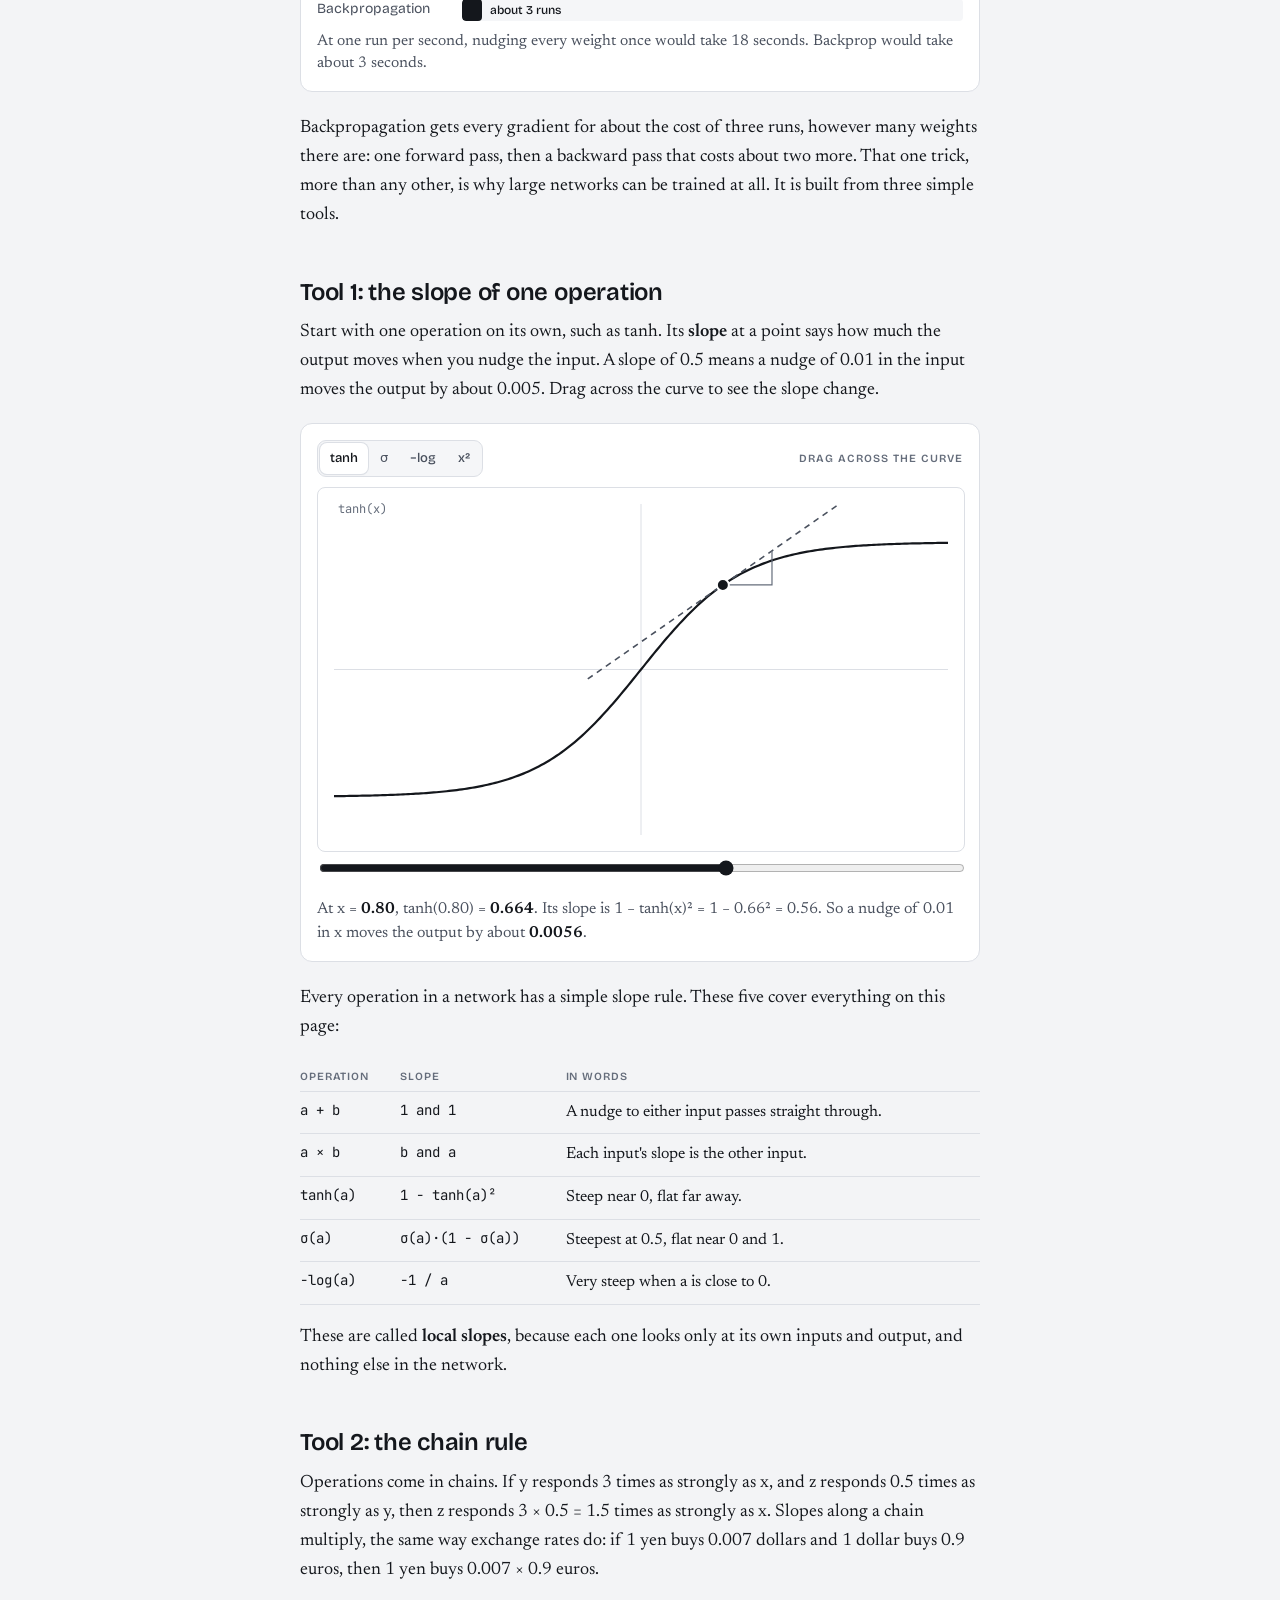
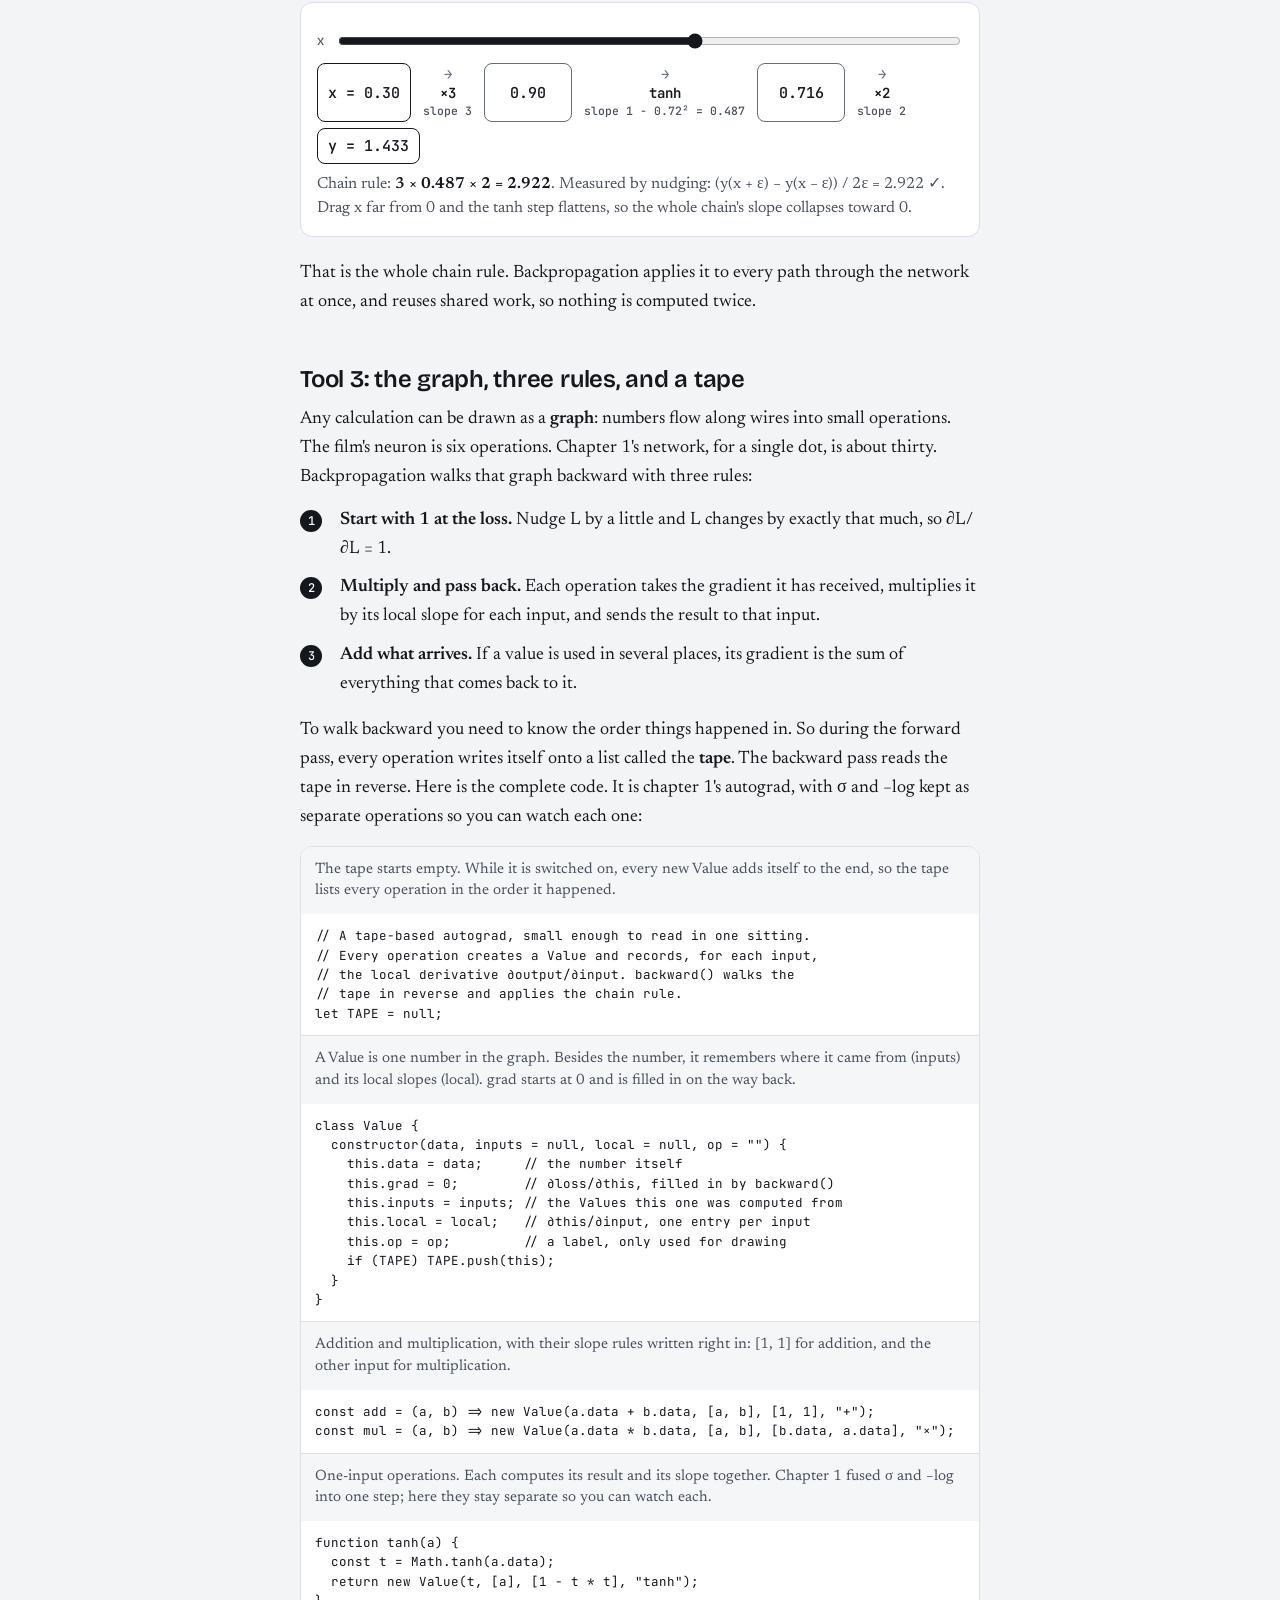
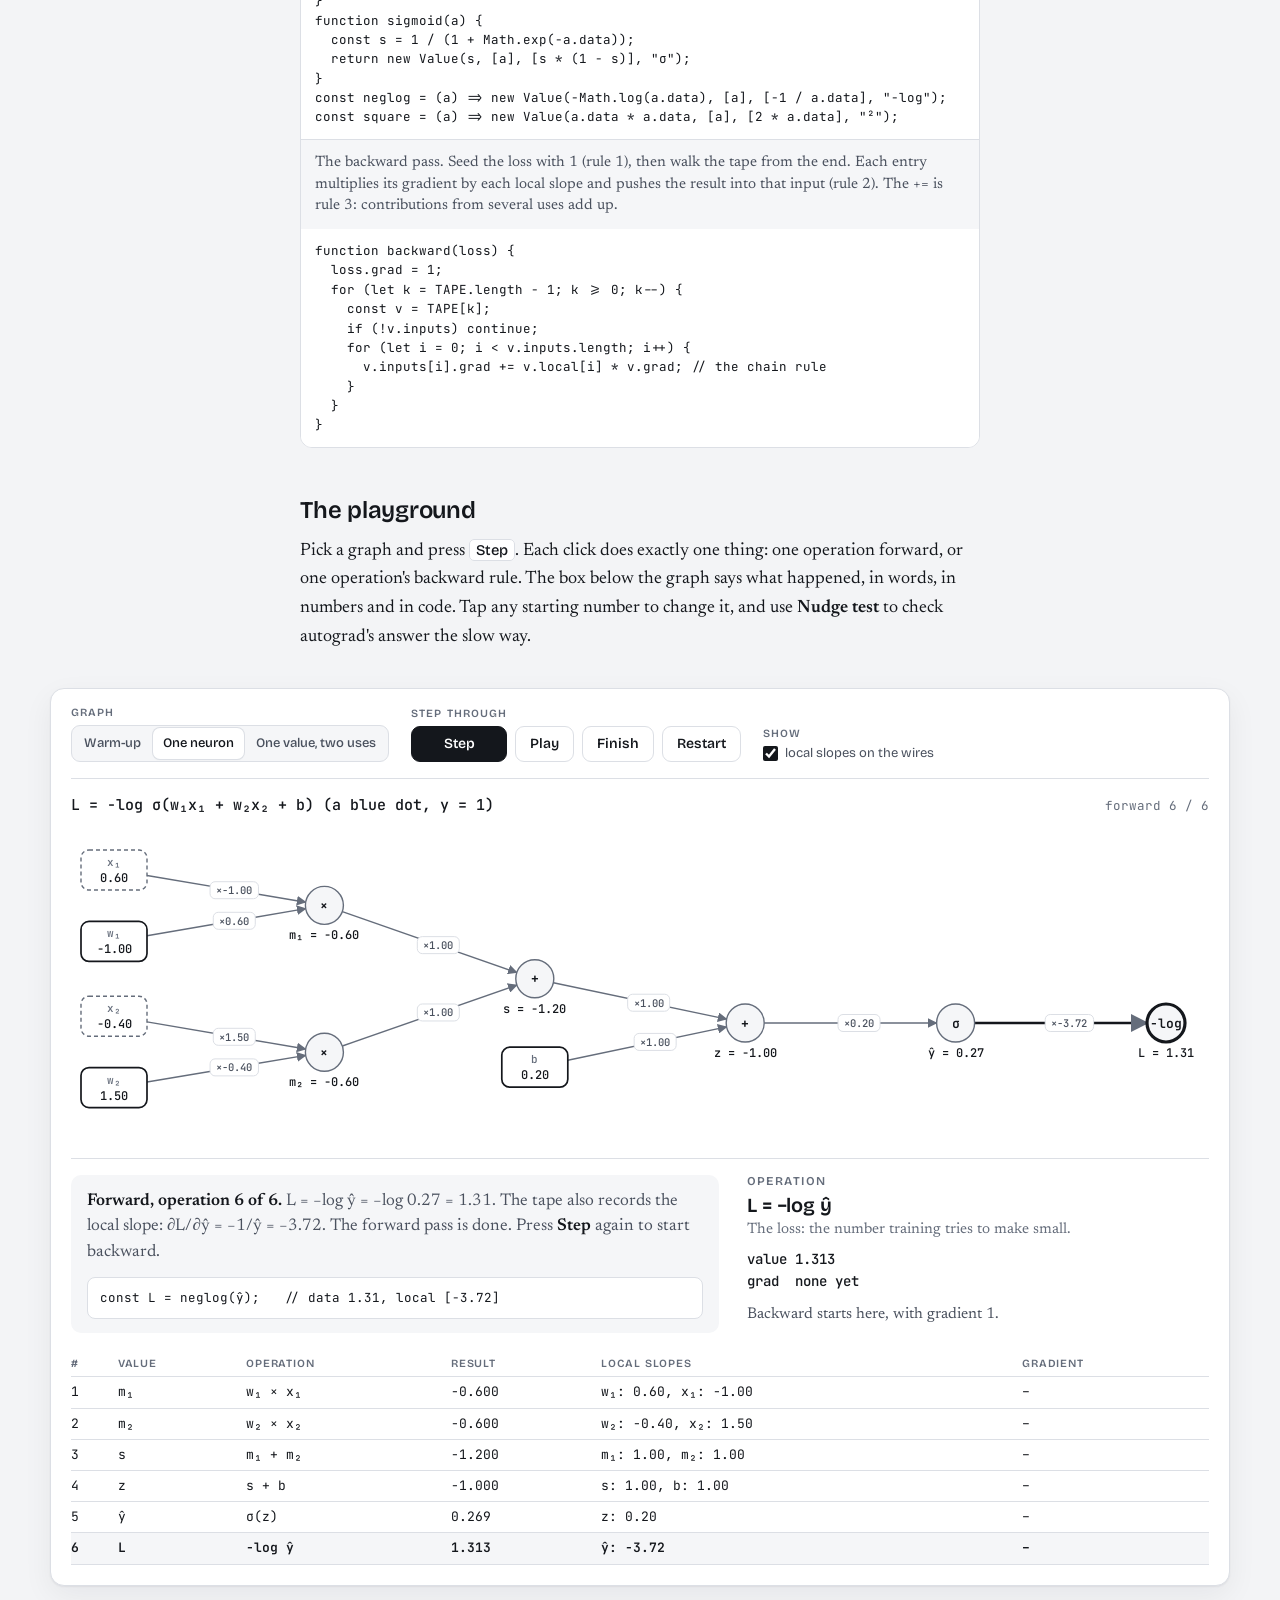
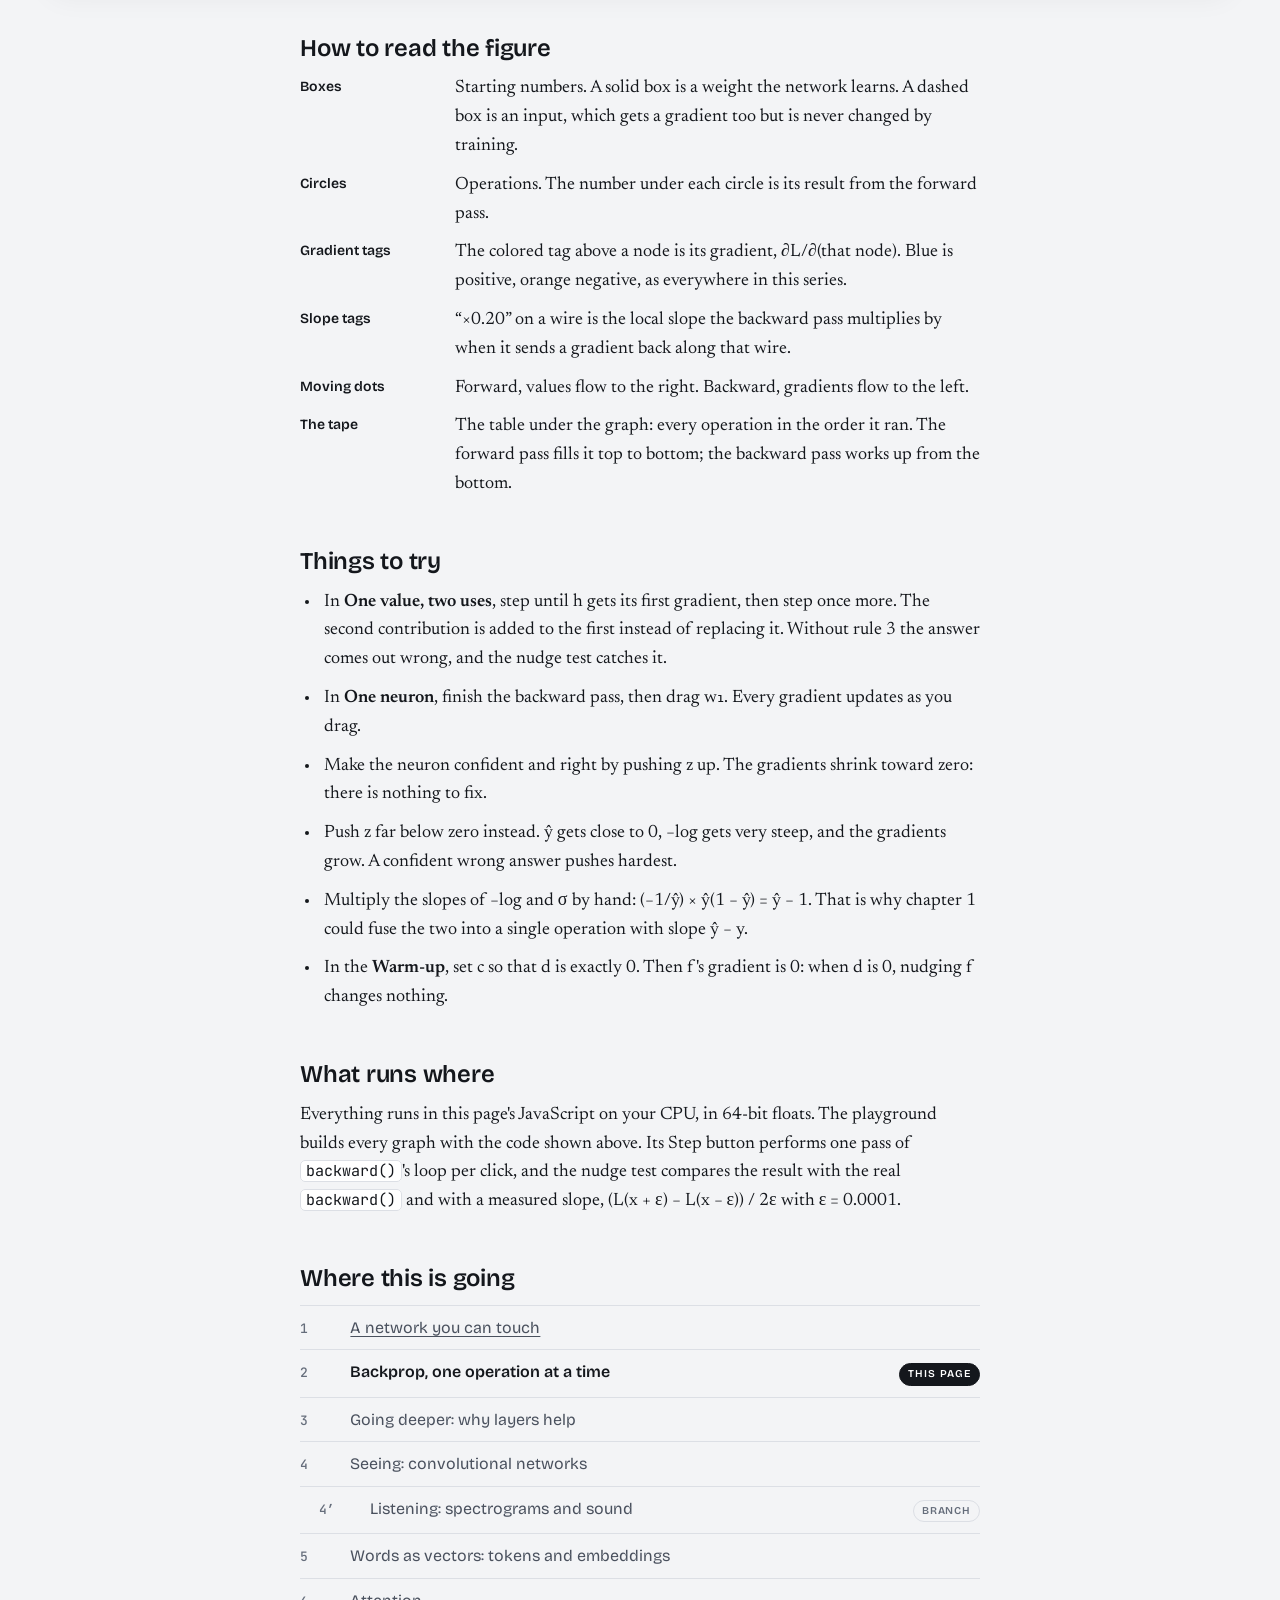
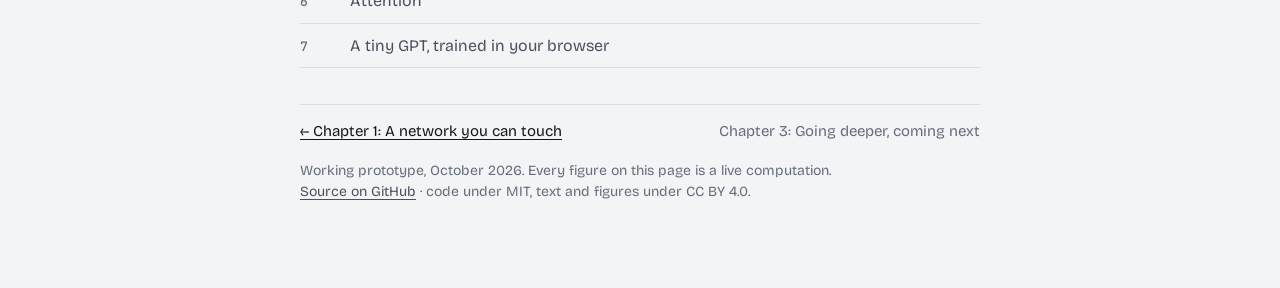
<file: chapter-2/index.html>
<!doctype html>
<html lang="en">
<head>
<meta charset="utf-8">
<meta name="viewport" content="width=device-width, initial-scale=1, viewport-fit=cover">
<meta name="description" content="How backpropagation works, one operation at a time. Watch gradients flow backward through a computation graph, then step through it yourself.">
<style>
:root { color-scheme: light; padding-top: env(safe-area-inset-top, 0px); padding-bottom: env(safe-area-inset-bottom, 0px); }
body { margin: 0; font: 14px system-ui, -apple-system, "Segoe UI", sans-serif; }
img { max-width: 100%; }
[hidden] { display: none !important; }
</style>
<title>Backprop, One Operation at a Time</title>
<link rel="preconnect" href="https://fonts.googleapis.com">
<link rel="preconnect" href="https://fonts.gstatic.com" crossorigin>
<link rel="stylesheet" href="https://fonts.googleapis.com/css2?family=Bricolage+Grotesque:opsz,wght@12..96,400..700&family=JetBrains+Mono:wght@400;500;600&family=Newsreader:ital,opsz,wght@0,6..72,400..600;1,6..72,400&display=swap">
<style>
/* Layout: the series' reading column (~66ch) with figures breaking out onto a wide bench; same tokens as chapter 1. */
:root {
  --paper: #f3f4f6;
  --sheet: #ffffff;
  --well: #f5f6f8;
  --ink: #14171c;
  --ink-2: #4a515e;
  --ink-3: #656d7b;
  --rule: #dcdfe5;
  --pos: #2a78d6;
  --neg: #eb6834;
  --shadow: rgba(20, 23, 28, 0.06);
  --font-display: "Bricolage Grotesque", ui-sans-serif, system-ui, -apple-system, "Segoe UI", sans-serif;
  --font-body: "Newsreader", "Iowan Old Style", Georgia, "Times New Roman", serif;
  --font-mono: "JetBrains Mono", ui-monospace, SFMono-Regular, Menlo, Consolas, monospace;
}
@media (prefers-color-scheme: dark) {
  :root:not([data-theme="light"]) {
    --paper: #0e1014; --sheet: #15181e; --well: #1b1f26; --ink: #e8eaee; --ink-2: #b0b6c1; --ink-3: #8b929e;
    --rule: #2a2f38; --pos: #3987e5; --neg: #d95926; --shadow: rgba(0, 0, 0, 0.35); color-scheme: dark;
  }
}
:root[data-theme="dark"] {
  --paper: #0e1014; --sheet: #15181e; --well: #1b1f26; --ink: #e8eaee; --ink-2: #b0b6c1; --ink-3: #8b929e;
  --rule: #2a2f38; --pos: #3987e5; --neg: #d95926; --shadow: rgba(0, 0, 0, 0.35); color-scheme: dark;
}

html { -webkit-text-size-adjust: 100%; scroll-behavior: smooth; }
@media (prefers-reduced-motion: reduce) { html { scroll-behavior: auto; } }
body { background: var(--paper); color: var(--ink); font-family: var(--font-body); font-size: 18px; line-height: 1.6; }
.page { padding-block: 28px 72px; padding-inline: 20px; }
.col { max-width: 680px; margin-inline: auto; }
.bench { max-width: 1180px; margin: 36px auto; }
@media (max-width: 520px) { .page { padding-inline: 16px; padding-block: 20px 56px; } body { font-size: 17px; } }

.crumbs { max-width: 680px; margin: 0 auto 28px; font: 14px/1.4 var(--font-display); color: var(--ink-3); display: flex; gap: 8px; flex-wrap: wrap; }
.crumbs a { color: var(--ink-2); text-underline-offset: 3px; }
.eyebrow { font: 600 12px/1 var(--font-display); letter-spacing: 0.12em; text-transform: uppercase; color: var(--ink-3); }
h1 { font-family: var(--font-display); font-weight: 650; font-size: clamp(38px, 6vw, 60px); line-height: 1.02; letter-spacing: -0.025em; margin: 14px 0 18px; text-wrap: balance; }
.dek { font-size: 22px; line-height: 1.42; color: var(--ink-2); margin: 0 0 8px; text-wrap: pretty; }
h2 { font-family: var(--font-display); font-weight: 600; font-size: 24px; line-height: 1.2; letter-spacing: -0.01em; margin: 48px 0 12px; text-wrap: balance; }
.intro h2:first-child { margin-top: 28px; }
p { margin: 0 0 14px; }
b, strong { font-weight: 600; }
a { color: var(--ink); text-underline-offset: 3px; }
kbd { font: 500 0.82em var(--font-display); padding: 1px 6px; border: 1px solid var(--rule); border-radius: 5px; background: var(--sheet); }
code.i { font: 0.84em var(--font-mono); background: var(--sheet); border: 1px solid var(--rule); border-radius: 5px; padding: 0 5px; white-space: nowrap; }

.jump { display: flex; flex-wrap: wrap; align-items: center; gap: 10px 14px; margin: 20px 0 4px; }
.jump-note { font: 15px/1.4 var(--font-body); color: var(--ink-3); }
.jump-pill { position: fixed; right: 16px; bottom: calc(16px + env(safe-area-inset-bottom, 0px)); z-index: 10; font: 600 14px/1 var(--font-display); background: var(--ink); color: var(--sheet); padding: 12px 16px; border-radius: 99px; text-decoration: none; box-shadow: 0 4px 18px var(--shadow); }
#playground, #film { scroll-margin-top: 16px; }

.lab { font: 600 11px/1 var(--font-display); letter-spacing: 0.1em; text-transform: uppercase; color: var(--ink-3); }
.btns { display: flex; gap: 8px; flex-wrap: wrap; }
.btn { font: 560 14px/1 var(--font-display); padding: 10px 14px; border-radius: 9px; border: 1px solid var(--rule); background: var(--sheet); color: var(--ink); cursor: pointer; display: inline-flex; align-items: center; gap: 8px; text-decoration: none; }
.btn:hover { border-color: var(--ink-3); }
.btn:disabled { opacity: 0.45; cursor: default; }
.btn.primary { background: var(--ink); border-color: var(--ink); color: var(--sheet); min-width: 96px; justify-content: center; }
.seg { display: inline-flex; flex-wrap: wrap; background: var(--well); border: 1px solid var(--rule); border-radius: 9px; padding: 2px; gap: 2px; }
.seg button { font: 520 13px/1 var(--font-display); border: 0; background: transparent; color: var(--ink-2); padding: 9px 10px; border-radius: 7px; cursor: pointer; }
.seg button[aria-pressed="true"] { background: var(--sheet); color: var(--ink); box-shadow: 0 0 0 1px var(--rule), 0 1px 2px var(--shadow); }
.tog { display: inline-flex; align-items: center; gap: 7px; font: 13px/1.2 var(--font-display); color: var(--ink-2); cursor: pointer; }
.tog input { accent-color: var(--ink); width: 15px; height: 15px; margin: 0; }
input[type="range"] { accent-color: var(--ink); }
.btn:focus-visible, .seg button:focus-visible, input:focus-visible, summary:focus-visible, .chips button:focus-visible { outline: 2px solid var(--ink); outline-offset: 2px; }

/* figures inside the reading column */
.card { margin: 18px 0 22px; padding: 16px; background: var(--sheet); border: 1px solid var(--rule); border-radius: 12px; }
.card .cap { font: 15.5px/1.45 var(--font-body); color: var(--ink-2); margin: 10px 0 0; }
.chips { display: flex; flex-wrap: wrap; gap: 4px; }
.chips button { font: 600 10.5px/1 var(--font-display); letter-spacing: 0.06em; text-transform: uppercase; color: var(--ink-3); background: transparent; border: 1px solid var(--rule); border-radius: 99px; padding: 6px 8px; cursor: pointer; }
.chips button.on { background: var(--ink); color: var(--sheet); border-color: var(--ink); }

/* computation graph */
.gwrap { position: relative; overflow-x: auto; overflow-y: hidden; }
.gsvg { display: block; overflow: visible; }
.gedge { stroke: var(--ink-3); stroke-width: 1.4; transition: opacity 0.35s; }
.gedge.on { stroke: var(--ink); stroke-width: 2.6; }
.garrow { fill: var(--ink-3); }
.gnode { cursor: pointer; transition: opacity 0.35s; outline: none; }
.gnode:focus-visible .gshape { stroke: var(--ink); stroke-width: 3; }
.gnode .gshape { fill: var(--sheet); stroke: var(--ink-3); stroke-width: 1.4; }
.gnode.op .gshape { fill: var(--well); }
.gnode.param .gshape { stroke: var(--ink); stroke-width: 1.7; }
.gnode.input .gshape, .gnode.const .gshape { stroke-dasharray: 4 3; }
.gnode.sel .gshape { stroke: var(--ink); stroke-width: 2.4; stroke-dasharray: none; }
.gnode.active .gshape, .gnode.hi .gshape { stroke: var(--ink); stroke-width: 3.2; stroke-dasharray: none; }
.gsym { font: 600 13px var(--font-mono); fill: var(--ink); text-anchor: middle; dominant-baseline: central; pointer-events: none; }
.gname { font: 500 11px var(--font-mono); fill: var(--ink-3); text-anchor: middle; pointer-events: none; }
.gval { font: 500 12px var(--font-mono); fill: var(--ink); text-anchor: middle; pointer-events: none; }
.gtag rect { stroke-width: 1.2; }
.gtag.pos rect { fill: color-mix(in srgb, var(--pos) 20%, var(--sheet)); stroke: var(--pos); }
.gtag.neg rect { fill: color-mix(in srgb, var(--neg) 20%, var(--sheet)); stroke: var(--neg); }
.gtag.zero rect { fill: var(--sheet); stroke: var(--rule); }
.gtag text { font: 600 11px var(--font-mono); fill: var(--ink); text-anchor: middle; pointer-events: none; }
.gpill rect { fill: var(--sheet); stroke: var(--rule); }
.gpill text { font: 500 10.5px var(--font-mono); fill: var(--ink-2); text-anchor: middle; }
.gpill.on rect { stroke: var(--ink); stroke-width: 1.6; }
.gpill.on text { fill: var(--ink); font-weight: 600; }
.gpulse { fill: var(--ink); stroke: var(--sheet); stroke-width: 1.5; pointer-events: none; }

/* film */
.film { margin: 18px 0 22px; padding: 16px; background: var(--sheet); border: 1px solid var(--rule); border-radius: 12px; }
.film-stage { position: relative; }
.film-ticker { font: 500 13px/1.5 var(--font-mono); color: var(--ink); background: var(--well); border-radius: 8px; padding: 8px 12px; margin-top: 8px; min-height: 1.5em; overflow-x: auto; white-space: pre; font-variant-numeric: tabular-nums; }
.film-over { position: absolute; inset: 0; background: var(--sheet); display: flex; flex-direction: column; justify-content: center; gap: 14px; padding: 8px 4px; }
.over-title { font: 600 12px/1.3 var(--font-display); letter-spacing: 0.08em; text-transform: uppercase; color: var(--ink-3); }
.ogroup { display: grid; gap: 4px; }
.oname { font: 600 14px/1.3 var(--font-display); color: var(--ink); }
.orow { display: grid; grid-template-columns: 5.6em minmax(0, 1fr); gap: 10px; align-items: center; font: 12px/1.2 var(--font-mono); color: var(--ink-2); }
.obar { position: relative; height: 16px; border-radius: 4px; background: var(--well); overflow: hidden; }
.obar i { position: absolute; left: 0; top: 0; bottom: 0; border-radius: 4px; background: var(--ink-3); }
.obar i.bp { background: var(--ink); }
.obar b { position: absolute; left: 8px; top: 0; line-height: 16px; font-weight: 500; color: var(--sheet); mix-blend-mode: normal; font-size: 11px; white-space: nowrap; }
.obar b.out { color: var(--ink); }
.film-progress { height: 3px; background: var(--rule); border-radius: 2px; margin-top: 12px; overflow: hidden; }
.film-progress i { display: block; height: 100%; width: 0; background: var(--ink); }
.film-bar { display: flex; flex-wrap: wrap; align-items: center; gap: 10px 12px; margin-top: 12px; }
.film-cap { font: 17px/1.5 var(--font-body); color: var(--ink-2); margin: 12px 0 0; min-height: 4.5em; }
.film-cap b { color: var(--ink); }

/* the cost of nudging */
.cost-head { display: flex; flex-wrap: wrap; align-items: baseline; justify-content: space-between; gap: 8px; }
.cost-n { font: 500 26px/1 var(--font-mono); color: var(--ink); font-variant-numeric: tabular-nums; }
#cost-n-range { width: 100%; margin: 12px 0 8px; }
.cost-bars { display: grid; gap: 8px; margin-top: 14px; }
.cost-row { display: grid; grid-template-columns: 9.5em minmax(0, 1fr); gap: 12px; align-items: center; font: 14px/1.3 var(--font-display); color: var(--ink-2); }
.cost-row .obar { height: 22px; }
.cost-row .obar b { line-height: 22px; font-size: 12px; }
@media (max-width: 520px) { .cost-row { grid-template-columns: minmax(0, 1fr); gap: 4px; } }

/* slope lens */
#slope-cv { display: block; width: 100%; aspect-ratio: 16 / 9; border-radius: 8px; border: 1px solid var(--rule); touch-action: pan-y; cursor: ew-resize; }
.lens-top { display: flex; flex-wrap: wrap; gap: 10px; align-items: center; justify-content: space-between; margin-bottom: 10px; }
.lens-read { font: 16px/1.5 var(--font-body); color: var(--ink-2); margin: 10px 0 0; font-variant-numeric: tabular-nums; }
.lens-read b { color: var(--ink); }
#slope-x { width: 100%; margin-top: 8px; }
table.rules { width: 100%; border-collapse: collapse; margin: 6px 0 18px; font-size: 16px; }
table.rules th, table.rules td { text-align: left; padding: 8px 10px 8px 0; border-bottom: 1px solid var(--rule); vertical-align: top; }
table.rules th { font: 600 11px/1.2 var(--font-display); letter-spacing: 0.08em; text-transform: uppercase; color: var(--ink-3); }
table.rules td:first-child, table.rules td:nth-child(2) { font: 14px/1.5 var(--font-mono); white-space: nowrap; color: var(--ink); }
.tablewrap { overflow-x: auto; }

/* chain */
.chain-row { display: flex; flex-wrap: wrap; align-items: stretch; gap: 6px; margin: 12px 0 6px; }
.cv { display: grid; place-items: center; min-width: 4.4em; padding: 8px 10px; border-radius: 8px; border: 1.5px solid var(--ink-3); font: 500 15px/1.2 var(--font-mono); color: var(--ink); font-variant-numeric: tabular-nums; }
.cv.first, .cv.last { border-color: var(--ink); }
.cop { display: flex; flex-direction: column; align-items: center; justify-content: center; gap: 3px; padding: 4px 6px; font: 600 14px/1.1 var(--font-mono); color: var(--ink); }
.cop small { font: 500 11.5px/1.2 var(--font-mono); color: var(--ink-2); white-space: nowrap; }
.cop::before { content: "→"; color: var(--ink-3); font-weight: 400; }
.chain-out { font: 16px/1.5 var(--font-body); color: var(--ink-2); margin: 8px 0 0; font-variant-numeric: tabular-nums; }
.chain-out b { color: var(--ink); }

ol.seq { list-style: none; counter-reset: seq; padding: 0; margin: 4px 0 18px; }
ol.seq > li { counter-increment: seq; display: grid; grid-template-columns: 30px minmax(0, 1fr); gap: 0 10px; margin-bottom: 10px; }
ol.seq > li::before { content: counter(seq); width: 22px; height: 22px; margin-top: 4px; border-radius: 50%; display: grid; place-items: center; background: var(--ink); color: var(--sheet); font: 500 12px/1 var(--font-mono); }

/* annotated code */
.annot { display: grid; gap: 0; border: 1px solid var(--rule); border-radius: 12px; overflow: hidden; background: var(--sheet); margin: 14px 0 20px; }
.ablock { display: grid; grid-template-columns: minmax(0, 1fr); border-top: 1px solid var(--rule); }
.ablock:first-child { border-top: 0; }
.ablock pre { margin: 0; padding: 12px 14px; overflow-x: auto; font: 12.5px/1.55 var(--font-mono); color: var(--ink); background: var(--sheet); }
.ablock .note { padding: 12px 14px; font: 15px/1.45 var(--font-body); color: var(--ink-2); background: var(--well); }

/* playground */
.fig { background: var(--sheet); border: 1px solid var(--rule); border-radius: 14px; padding: 18px 20px 20px; box-shadow: 0 1px 2px var(--shadow), 0 10px 30px var(--shadow); }
@media (max-width: 520px) { .fig { padding: 14px 12px 16px; border-radius: 12px; } }
.controls { display: flex; flex-wrap: wrap; gap: 14px 22px; align-items: flex-end; padding-bottom: 16px; border-bottom: 1px solid var(--rule); }
.ctl { display: flex; flex-direction: column; gap: 7px; }
.pg-head { display: flex; flex-wrap: wrap; justify-content: space-between; align-items: baseline; gap: 6px 14px; margin: 16px 0 6px; }
.formula { font: 500 15px/1.4 var(--font-mono); color: var(--ink); }
.progress { font: 12.5px/1.3 var(--font-mono); color: var(--ink-3); font-variant-numeric: tabular-nums; }
.pg-grid { display: grid; grid-template-columns: minmax(0, 7fr) minmax(0, 5fr); gap: 18px 28px; margin-top: 12px; padding-top: 16px; border-top: 1px solid var(--rule); }
@media (max-width: 899px) { .pg-grid { grid-template-columns: minmax(0, 1fr); } }
.explain { background: var(--well); border-radius: 10px; padding: 14px 16px; }
.explain p { font: 17px/1.5 var(--font-body); color: var(--ink-2); margin: 0; }
.explain p b { color: var(--ink); }
pre.ecode { margin: 12px 0 0; background: var(--sheet); border: 1px solid var(--rule); border-radius: 8px; padding: 10px 12px; overflow-x: auto; font: 12.5px/1.6 var(--font-mono); color: var(--ink); }
.insp h3 { font: 620 20px/1.2 var(--font-display); margin: 6px 0 2px; }
.insp .kind { font: 15px/1.4 var(--font-body); color: var(--ink-3); margin: 0 0 8px; }
.insp .nums { font: 500 14px/1.6 var(--font-mono); color: var(--ink); font-variant-numeric: tabular-nums; }
.insp .from { font: 15.5px/1.5 var(--font-body); color: var(--ink-2); margin: 10px 0 0; }
.insp .from code { font: 13px var(--font-mono); color: var(--ink); }
.slider-row { display: flex; align-items: center; gap: 12px; margin: 12px 0 4px; flex-wrap: wrap; }
.slider-row label { font: 14px/1.3 var(--font-display); color: var(--ink-2); }
.slider-row input { flex: 1 1 160px; min-width: 0; }
.nudge-out { font: 13px/1.55 var(--font-mono); color: var(--ink-2); margin: 10px 0 0; }
.nudge-out b { color: var(--ink); font-weight: 600; }
.tape-wrap { margin-top: 18px; overflow-x: auto; }
table.tape { width: 100%; border-collapse: collapse; font: 13px/1.4 var(--font-mono); font-variant-numeric: tabular-nums; min-width: 560px; }
table.tape th { font: 600 11px/1.2 var(--font-display); letter-spacing: 0.08em; text-transform: uppercase; color: var(--ink-3); text-align: left; padding: 6px 10px 6px 0; border-bottom: 1px solid var(--rule); }
table.tape td { padding: 6px 10px 6px 0; border-bottom: 1px solid var(--rule); color: var(--ink); }
table.tape tr.pending td { color: var(--ink-3); }
table.tape tr.active td { background: var(--well); font-weight: 600; }
table.tape td.g { white-space: nowrap; }

dl.read { display: grid; grid-template-columns: 7.5em 1fr; gap: 10px 20px; margin: 0; }
dl.read dt { font: 600 14px/1.6 var(--font-display); color: var(--ink); padding-top: 2px; }
dl.read dd { margin: 0; }
@media (max-width: 520px) { dl.read { grid-template-columns: minmax(0, 1fr); gap: 2px; } dl.read dd { margin-bottom: 10px; } }
ul.tries { padding-left: 1.1em; margin: 0; }
ul.tries li { margin-bottom: 10px; padding-left: 4px; }
ol.road { list-style: none; padding: 0; margin: 0; border-top: 1px solid var(--rule); }
ol.road li { display: grid; grid-template-columns: 2.4em minmax(0, 1fr) auto; gap: 12px; align-items: baseline; padding: 11px 0; border-bottom: 1px solid var(--rule); font: 16px/1.35 var(--font-display); color: var(--ink-2); }
ol.road .n { font: 500 13px var(--font-mono); color: var(--ink-3); }
ol.road .tag { font: 600 10.5px/1 var(--font-display); letter-spacing: 0.08em; text-transform: uppercase; color: var(--ink-3); border: 1px solid var(--rule); border-radius: 99px; padding: 5px 8px; }
ol.road li.here { color: var(--ink); font-weight: 600; }
ol.road li.here .tag { background: var(--ink); color: var(--sheet); border-color: var(--ink); }
ol.road li.branch { padding-left: 1.2em; }
ol.road a { color: inherit; }
.chapnav { display: flex; flex-wrap: wrap; justify-content: space-between; gap: 10px 20px; margin-top: 36px; padding-top: 16px; border-top: 1px solid var(--rule); font: 15px/1.4 var(--font-display); color: var(--ink-3); }
.chapnav a { color: var(--ink); }
.foot { margin-top: 18px; font: 14px/1.5 var(--font-display); color: var(--ink-3); }
.foot a { color: var(--ink-2); }

/* code fonts: no ligatures, so => and >= read as typed */
pre, code, .gsvg text, table.tape, .film-ticker, .nums, .nudge-out, .formula, .progress, .cv, .cop { font-variant-ligatures: none; }

/* hover and focus descriptions */
.tt { position: fixed; left: 0; top: 0; z-index: 30; max-width: min(300px, calc(100vw - 24px)); background: var(--ink); color: var(--sheet); font: 13px/1.45 var(--font-display); padding: 8px 11px; border-radius: 8px; box-shadow: 0 6px 22px var(--shadow); pointer-events: none; opacity: 0; transform: translateY(3px); transition: opacity 0.12s ease, transform 0.12s ease; }
.tt.on { opacity: 1; transform: none; }
.tt b { font-weight: 650; }
.tt .k { font-family: var(--font-mono); font-size: 12px; }
.tt .hint { display: block; margin-top: 4px; font-size: 12px; opacity: 0.72; }
@media (prefers-reduced-motion: reduce) { .tt, .gnode, .gedge { transition: none; } }
</style>
</head>
<body>
<div class="page">
  <nav class="crumbs" aria-label="Breadcrumb"><a href="../">Inside the Network</a><span aria-hidden="true">›</span><span>Chapter 2</span></nav>
  <header class="col">
    <div class="eyebrow">Chapter 2</div>
    <h1>Backprop, one operation at a time</h1>
    <p class="dek">In chapter 1, one click on Backward gave every weight its gradient. This chapter opens up that click. Inside, it is nothing more than multiplying small numbers, one operation at a time.</p>
    <nav class="jump" aria-label="Page shortcuts">
      <a class="btn primary" href="#playground">Skip to the playground ↓</a>
      <span class="jump-note">or read the introduction below</span>
    </nav>
  </header>

  <main class="col intro">
    <h2>What this is</h2>
    <p>This film follows backpropagation through a single neuron from chapter 1, one operation at a time. The rest of the page explains each step, then hands you the controls.</p>

    <figure class="film" id="film" aria-label="Animation of backpropagation through one neuron">
      <div class="film-stage">
        <div class="gwrap" id="f-graph"></div>
        <div class="film-over" id="f-over" hidden>
          <div class="over-title">Runs of the network needed to get every gradient once</div>
          <div class="ogroup"><div class="oname">This neuron: 3 weights</div>
            <div class="orow"><span>nudging</span><div class="obar"><i data-runs="4"></i><b>4 runs</b></div></div>
            <div class="orow"><span>backprop</span><div class="obar"><i class="bp" data-runs="3"></i><b>about 3</b></div></div></div>
          <div class="ogroup"><div class="oname">Chapter 1's network: 17 weights</div>
            <div class="orow"><span>nudging</span><div class="obar"><i data-runs="18"></i><b>18 runs</b></div></div>
            <div class="orow"><span>backprop</span><div class="obar"><i class="bp" data-runs="3"></i><b>about 3</b></div></div></div>
          <div class="ogroup"><div class="oname">GPT-3: 175 billion weights</div>
            <div class="orow"><span>nudging</span><div class="obar"><i data-runs="175000000001"></i><b>175 billion runs</b></div></div>
            <div class="orow"><span>backprop</span><div class="obar"><i class="bp" data-runs="3"></i><b>about 3</b></div></div></div>
        </div>
      </div>
      <div class="film-ticker" id="f-ticker" aria-hidden="true"></div>
      <div class="film-progress"><i id="f-fill"></i></div>
      <div class="film-bar">
        <button type="button" class="btn primary" id="f-play">Play</button>
        <div class="chips" id="f-chips" role="group" aria-label="Jump to a scene">
          <button type="button" data-i="0" data-tip="film-0">Formula</button><button type="button" data-i="1" data-tip="film-1">Forward</button><button type="button" data-i="2" data-tip="film-2">Slopes</button><button type="button" data-i="3" data-tip="film-3">Backward</button><button type="button" data-i="4" data-tip="film-4">Result</button><button type="button" data-i="5" data-tip="film-5">Scale</button>
        </div>
      </div>
      <p class="film-cap" id="f-cap" aria-live="polite"></p>
    </figure>

    <p>Chapter 1 showed what training does: guess, measure, adjust. The adjusting needs one number per weight, its <b>gradient</b>, and the Backward stage produced all of them at once. This chapter shows how. If you skipped chapter 1, the film and the next section are enough to follow along.</p>

    <h2>The question</h2>
    <p>A gradient answers one question: if I nudge this weight up a little, how much does the loss change? There is an obvious way to find out. Nudge the weight, run the network again, and measure. That works, and the playground below uses it to double-check every answer. But it costs one extra run of the network for every single weight.</p>

    <figure class="card" aria-label="How the cost of nudging grows with the number of weights">
      <div class="cost-head"><span class="lab">Number of weights</span><span class="cost-n" id="cost-n">17</span></div>
      <input type="range" id="cost-n-range" min="0" max="1000" step="1" aria-label="Number of weights, on a logarithmic scale">
      <div class="chips" id="cost-chips" role="group" aria-label="Example networks">
        <button type="button" data-n="3" data-tip="cost-3">One neuron</button><button type="button" data-n="17" data-tip="cost-17">Chapter 1</button><button type="button" data-n="1000000" data-tip="cost-1m">Small image network</button><button type="button" data-n="1500000000" data-tip="cost-gpt2">GPT-2</button><button type="button" data-n="175000000000" data-tip="cost-gpt3">GPT-3</button>
      </div>
      <div class="cost-bars">
        <div class="cost-row"><span>Nudge each weight</span><div class="obar"><i id="cost-bar-n"></i><b id="cost-lab-n"></b></div></div>
        <div class="cost-row"><span>Backpropagation</span><div class="obar"><i class="bp" id="cost-bar-b"></i><b id="cost-lab-b"></b></div></div>
      </div>
      <p class="cap" id="cost-cap"></p>
    </figure>

    <p>Backpropagation gets every gradient for about the cost of three runs, however many weights there are: one forward pass, then a backward pass that costs about two more. That one trick, more than any other, is why large networks can be trained at all. It is built from three simple tools.</p>

    <h2>Tool 1: the slope of one operation</h2>
    <p>Start with one operation on its own, such as tanh. Its <b>slope</b> at a point says how much the output moves when you nudge the input. A slope of 0.5 means a nudge of 0.01 in the input moves the output by about 0.005. Drag across the curve to see the slope change.</p>

    <figure class="card" aria-label="A function, its tangent line and its slope">
      <div class="lens-top">
        <div class="seg" role="group" aria-label="Function" id="lens-fn">
          <button type="button" data-v="tanh" aria-pressed="true">tanh</button>
          <button type="button" data-v="sigmoid" aria-pressed="false">σ</button>
          <button type="button" data-v="neglog" aria-pressed="false">−log</button>
          <button type="button" data-v="square" aria-pressed="false">x²</button>
        </div>
        <span class="lab">drag across the curve</span>
      </div>
      <canvas id="slope-cv" aria-label="The selected function with its tangent line at the chosen point"></canvas>
      <input type="range" id="slope-x" min="0" max="1000" step="1" aria-label="Input x">
      <p class="lens-read" id="lens-read"></p>
    </figure>

    <p>Every operation in a network has a simple slope rule. These five cover everything on this page:</p>
    <div class="tablewrap">
      <table class="rules">
        <thead><tr><th>Operation</th><th>Slope</th><th>In words</th></tr></thead>
        <tbody>
          <tr><td>a + b</td><td>1 and 1</td><td>A nudge to either input passes straight through.</td></tr>
          <tr><td>a × b</td><td>b and a</td><td>Each input's slope is the other input.</td></tr>
          <tr><td>tanh(a)</td><td>1 − tanh(a)²</td><td>Steep near 0, flat far away.</td></tr>
          <tr><td>σ(a)</td><td>σ(a)·(1 − σ(a))</td><td>Steepest at 0.5, flat near 0 and 1.</td></tr>
          <tr><td>−log(a)</td><td>−1 / a</td><td>Very steep when a is close to 0.</td></tr>
        </tbody>
      </table>
    </div>
    <p>These are called <b>local slopes</b>, because each one looks only at its own inputs and output, and nothing else in the network.</p>

    <h2>Tool 2: the chain rule</h2>
    <p>Operations come in chains. If y responds 3 times as strongly as x, and z responds 0.5 times as strongly as y, then z responds 3 × 0.5 = 1.5 times as strongly as x. Slopes along a chain multiply, the same way exchange rates do: if 1 yen buys 0.007 dollars and 1 dollar buys 0.9 euros, then 1 yen buys 0.007 × 0.9 euros.</p>

    <figure class="card" aria-label="A chain of three operations and its overall slope">
      <div class="slider-row"><label for="chain-x">x</label><input type="range" id="chain-x" min="-2" max="2" step="0.01" value="0.3"></div>
      <div class="chain-row">
        <span class="cv first" id="c0"></span>
        <span class="cop">×3<small>slope 3</small></span>
        <span class="cv" id="c1"></span>
        <span class="cop">tanh<small id="cs1"></small></span>
        <span class="cv" id="c2"></span>
        <span class="cop">×2<small>slope 2</small></span>
        <span class="cv last" id="c3"></span>
      </div>
      <p class="chain-out" id="chain-out"></p>
    </figure>

    <p>That is the whole chain rule. Backpropagation applies it to every path through the network at once, and reuses shared work, so nothing is computed twice.</p>

    <h2>Tool 3: the graph, three rules, and a tape</h2>
    <p>Any calculation can be drawn as a <b>graph</b>: numbers flow along wires into small operations. The film's neuron is six operations. Chapter 1's network, for a single dot, is about thirty. Backpropagation walks that graph backward with three rules:</p>
    <ol class="seq">
      <li><div><b>Start with 1 at the loss.</b> Nudge L by a little and L changes by exactly that much, so ∂L/∂L = 1.</div></li>
      <li><div><b>Multiply and pass back.</b> Each operation takes the gradient it has received, multiplies it by its local slope for each input, and sends the result to that input.</div></li>
      <li><div><b>Add what arrives.</b> If a value is used in several places, its gradient is the sum of everything that comes back to it.</div></li>
    </ol>
    <p>To walk backward you need to know the order things happened in. So during the forward pass, every operation writes itself onto a list called the <b>tape</b>. The backward pass reads the tape in reverse. Here is the complete code. It is chapter 1's autograd, with σ and −log kept as separate operations so you can watch each one:</p>
    <div class="annot" id="annot"></div>

    <h2>The playground</h2>
    <p>Pick a graph and press <kbd>Step</kbd>. Each click does exactly one thing: one operation forward, or one operation's backward rule. The box below the graph says what happened, in words, in numbers and in code. Tap any starting number to change it, and use <b>Nudge test</b> to check autograd's answer the slow way.</p>
  </main>

  <section class="bench" id="playground" aria-label="Interactive computation graph">
    <div class="fig">
      <div class="controls">
        <div class="ctl">
          <span class="lab" id="lab-graph">Graph</span>
          <div class="seg" role="group" aria-labelledby="lab-graph" id="pg-preset">
            <button type="button" data-v="warm" data-tip="preset-warm" aria-pressed="false">Warm-up</button>
            <button type="button" data-v="neuron" data-tip="preset-neuron" aria-pressed="true">One neuron</button>
            <button type="button" data-v="twouse" data-tip="preset-twouse" aria-pressed="false">One value, two uses</button>
          </div>
        </div>
        <div class="ctl">
          <span class="lab">Step through</span>
          <div class="btns">
            <button type="button" class="btn primary" id="pg-step" data-tip="step">Step</button>
            <button type="button" class="btn" id="pg-play" data-tip="play">Play</button>
            <button type="button" class="btn" id="pg-finish" data-tip="finish">Finish</button>
            <button type="button" class="btn" id="pg-restart" data-tip="restart">Restart</button>
          </div>
        </div>
        <div class="ctl">
          <span class="lab">Show</span>
          <label class="tog" for="pg-slopes" data-tip="slopes"><input type="checkbox" id="pg-slopes" checked>local slopes on the wires</label>
        </div>
      </div>
      <div class="pg-head">
        <span class="formula" id="pg-formula"></span>
        <span class="progress" id="pg-progress"></span>
      </div>
      <div class="gwrap" id="pg-graph"></div>
      <div class="pg-grid">
        <div class="explain" aria-live="polite">
          <p id="pg-explain"></p>
          <pre class="ecode" id="pg-code"></pre>
        </div>
        <div class="insp" id="pg-insp">
          <div class="eyebrow" id="i-eyebrow"></div>
          <h3 id="i-title"></h3>
          <p class="kind" id="i-kind"></p>
          <div class="nums" id="i-nums"></div>
          <div class="slider-row" id="i-sl">
            <label for="i-slider" id="i-sl-lab">Value</label>
            <input type="range" id="i-slider" min="-3" max="3" step="0.01" data-tip="slider">
          </div>
          <button type="button" class="btn" id="i-nudge" data-tip="nudge">Nudge test</button>
          <p class="nudge-out" id="i-nudge-out"></p>
          <p class="from" id="i-from"></p>
        </div>
      </div>
      <div class="tape-wrap">
        <table class="tape" aria-label="The tape">
          <thead><tr><th>#</th><th>Value</th><th>Operation</th><th>Result</th><th>Local slopes</th><th>Gradient</th></tr></thead>
          <tbody id="pg-tape"></tbody>
        </table>
      </div>
    </div>
  </section>

  <section class="col">
    <h2>How to read the figure</h2>
    <dl class="read">
      <dt>Boxes</dt>
      <dd>Starting numbers. A solid box is a weight the network learns. A dashed box is an input, which gets a gradient too but is never changed by training.</dd>
      <dt>Circles</dt>
      <dd>Operations. The number under each circle is its result from the forward pass.</dd>
      <dt>Gradient tags</dt>
      <dd>The colored tag above a node is its gradient, ∂L/∂(that node). Blue is positive, orange negative, as everywhere in this series.</dd>
      <dt>Slope tags</dt>
      <dd>“×0.20” on a wire is the local slope the backward pass multiplies by when it sends a gradient back along that wire.</dd>
      <dt>Moving dots</dt>
      <dd>Forward, values flow to the right. Backward, gradients flow to the left.</dd>
      <dt>The tape</dt>
      <dd>The table under the graph: every operation in the order it ran. The forward pass fills it top to bottom; the backward pass works up from the bottom.</dd>
    </dl>

    <h2>Things to try</h2>
    <ul class="tries">
      <li>In <b>One value, two uses</b>, step until h gets its first gradient, then step once more. The second contribution is added to the first instead of replacing it. Without rule 3 the answer comes out wrong, and the nudge test catches it.</li>
      <li>In <b>One neuron</b>, finish the backward pass, then drag w₁. Every gradient updates as you drag.</li>
      <li>Make the neuron confident and right by pushing z up. The gradients shrink toward zero: there is nothing to fix.</li>
      <li>Push z far below zero instead. ŷ gets close to 0, −log gets very steep, and the gradients grow. A confident wrong answer pushes hardest.</li>
      <li>Multiply the slopes of −log and σ by hand: (−1/ŷ) × ŷ(1 − ŷ) = ŷ − 1. That is why chapter 1 could fuse the two into a single operation with slope ŷ − y.</li>
      <li>In the <b>Warm-up</b>, set c so that d is exactly 0. Then f's gradient is 0: when d is 0, nudging f changes nothing.</li>
    </ul>

    <h2>What runs where</h2>
    <p>Everything runs in this page's JavaScript on your CPU, in 64-bit floats. The playground builds every graph with the code shown above. Its Step button performs one pass of <code class="i">backward()</code>'s loop per click, and the nudge test compares the result with the real <code class="i">backward()</code> and with a measured slope, (L(x + ε) − L(x − ε)) / 2ε with ε = 0.0001.</p>

    <h2>Where this is going</h2>
    <ol class="road">
      <li><span class="n">1</span><span><a href="../">A network you can touch</a></span><span></span></li>
      <li class="here"><span class="n">2</span><span>Backprop, one operation at a time</span><span class="tag">This page</span></li>
      <li><span class="n">3</span><span>Going deeper: why layers help</span><span></span></li>
      <li><span class="n">4</span><span>Seeing: convolutional networks</span><span></span></li>
      <li class="branch"><span class="n">4′</span><span>Listening: spectrograms and sound</span><span class="tag">Branch</span></li>
      <li><span class="n">5</span><span>Words as vectors: tokens and embeddings</span><span></span></li>
      <li><span class="n">6</span><span>Attention</span><span></span></li>
      <li><span class="n">7</span><span>A tiny GPT, trained in your browser</span><span></span></li>
    </ol>
    <nav class="chapnav" aria-label="Chapters"><a href="../">← Chapter 1: A network you can touch</a><span>Chapter 3: Going deeper, coming next</span></nav>
    <p class="foot">Working prototype, October 2026. Every figure on this page is a live computation.<br><a href="https://github.com/taoyiran/inside-the-network">Source on GitHub</a> · code under MIT, text and figures under CC BY 4.0.</p>
  </section>
  <a class="jump-pill" id="jump-pill" href="#playground" hidden>Playground ↓</a>
</div>

<script id="autograd">
// A tape-based autograd, small enough to read in one sitting.
// Every operation creates a Value and records, for each input,
// the local derivative ∂output/∂input. backward() walks the
// tape in reverse and applies the chain rule.
let TAPE = null;

class Value {
  constructor(data, inputs = null, local = null, op = "") {
    this.data = data;     // the number itself
    this.grad = 0;        // ∂loss/∂this, filled in by backward()
    this.inputs = inputs; // the Values this one was computed from
    this.local = local;   // ∂this/∂input, one entry per input
    this.op = op;         // a label, only used for drawing
    if (TAPE) TAPE.push(this);
  }
}

const add = (a, b) => new Value(a.data + b.data, [a, b], [1, 1], "+");
const mul = (a, b) => new Value(a.data * b.data, [a, b], [b.data, a.data], "×");

function tanh(a) {
  const t = Math.tanh(a.data);
  return new Value(t, [a], [1 - t * t], "tanh");
}
function sigmoid(a) {
  const s = 1 / (1 + Math.exp(-a.data));
  return new Value(s, [a], [s * (1 - s)], "σ");
}
const neglog = (a) => new Value(-Math.log(a.data), [a], [-1 / a.data], "−log");
const square = (a) => new Value(a.data * a.data, [a], [2 * a.data], "²");

function backward(loss) {
  loss.grad = 1;
  for (let k = TAPE.length - 1; k >= 0; k--) {
    const v = TAPE[k];
    if (!v.inputs) continue;
    for (let i = 0; i < v.inputs.length; i++) {
      v.inputs[i].grad += v.local[i] * v.grad; // the chain rule
    }
  }
}
</script>

<script>
(function () {
  "use strict";
  const $ = (id) => document.getElementById(id);
  const SUBS = "₀₁₂₃₄₅₆₇₈₉";
  const sb = (n) => String(n).replace(/\d/g, (d) => SUBS[d]);
  function fmt(v, d = 2) {
    if (!Number.isFinite(v)) return "–";
    const s = Math.abs(v).toFixed(d);
    return (v < 0 && Number(s) !== 0 ? "−" : "") + s;
  }
  const par = (v, d = 2) => { const s = fmt(v, d); return s[0] === "−" ? "(" + s + ")" : s; };
  const reduceMotion = window.matchMedia("(prefers-reduced-motion: reduce)").matches;
  const MONO = '"JetBrains Mono", ui-monospace, Menlo, Consolas, monospace';
  const NS = "http://www.w3.org/2000/svg";

  // ---------- theme colors for the one canvas ----------
  const C = {};
  function hexRGB(s) {
    s = s.trim();
    if (s[0] === "#") { if (s.length === 4) s = "#" + s[1] + s[1] + s[2] + s[2] + s[3] + s[3]; const n = parseInt(s.slice(1, 7), 16); return [(n >> 16) & 255, (n >> 8) & 255, n & 255]; }
    const m = s.match(/[\d.]+/g); return m ? m.slice(0, 3).map(Number) : [128, 128, 128];
  }
  function readTheme() { const cs = getComputedStyle(document.documentElement); for (const k of ["sheet", "ink", "ink-2", "ink-3", "rule", "pos", "neg", "well"]) C[k] = hexRGB(cs.getPropertyValue("--" + k)); }
  const rgba = (c, a = 1) => `rgba(${c[0]},${c[1]},${c[2]},${a})`;
  const dpr = Math.min(2, window.devicePixelRatio || 1);
  function sizeCanvas(cv) {
    const cw = cv.clientWidth, ch = cv.clientHeight, w = Math.max(1, Math.round(cw * dpr)), h = Math.max(1, Math.round(ch * dpr));
    if (cv.width !== w || cv.height !== h) { cv.width = w; cv.height = h; }
    return [cw, ch];
  }

  // ---------- graphs ----------
  // Each preset lists its starting numbers (leaves), builds the calculation with the autograd above,
  // and places every node on a grid of [column, row].
  const PRESETS = {
    warm: {
      formula: "L = (a·b + c)·f",
      leaves: [["a", 3, "param"], ["b", -2, "param"], ["c", 4, "param"], ["f", -1.5, "param"]],
      build: (v) => { const e = mul(v.a, v.b); e.name = "e"; const d = add(e, v.c); d.name = "d"; const L = mul(d, v.f); L.name = "L"; return L; },
      pos: { a: [0, 0], b: [0, 1.15], e: [1, 0.57], c: [1, 1.8], d: [2, 1.18], f: [2, 2.4], L: [3, 1.8] },
    },
    neuron: {
      formula: "L = −log σ(w₁x₁ + w₂x₂ + b)   (a blue dot, y = 1)",
      leaves: [["x₁", 0.6, "input"], ["w₁", -1, "param"], ["x₂", -0.4, "input"], ["w₂", 1.5, "param"], ["b", 0.2, "param"]],
      build: (v) => {
        const m1 = mul(v["w₁"], v["x₁"]); m1.name = "m₁";
        const m2 = mul(v["w₂"], v["x₂"]); m2.name = "m₂";
        const s = add(m1, m2); s.name = "s";
        const z = add(s, v.b); z.name = "z";
        const yh = sigmoid(z); yh.name = "ŷ";
        const L = neglog(yh); L.name = "L";
        return L;
      },
      pos: { "x₁": [0, 0], "w₁": [0, 1.05], "m₁": [1, 0.52], "x₂": [0, 2.15], "w₂": [0, 3.2], "m₂": [1, 2.68], s: [2, 1.6], b: [2, 2.9], z: [3, 2.25], "ŷ": [4, 2.25], L: [5, 2.25] },
    },
    twouse: {
      formula: "L = (v₁·h + v₂·h)²   (h is used twice)",
      leaves: [["v₁", 1.5, "param"], ["h", 0.8, "input"], ["v₂", -0.5, "param"]],
      build: (v) => { const p1 = mul(v["v₁"], v.h); p1.name = "p₁"; const p2 = mul(v["v₂"], v.h); p2.name = "p₂"; const s = add(p1, p2); s.name = "s"; const L = square(s); L.name = "L"; return L; },
      pos: { "v₁": [0, 0], h: [0, 1.45], "v₂": [0, 2.9], "p₁": [1, 0.72], "p₂": [1, 2.18], s: [2, 1.45], L: [3, 1.45] },
    },
  };

  function buildGraph(key, over = {}, keepTape = false) {
    const P = PRESETS[key], vals = {}, leaves = [];
    for (const [name, val, kind] of P.leaves) {
      const v = new Value(name in over ? over[name] : val);
      v.name = name; v.kind = kind; v.tapeIdx = -1; vals[name] = v; leaves.push(v);
    }
    TAPE = [];
    const root = P.build(vals), tape = TAPE;
    if (!keepTape) TAPE = null;
    tape.forEach((v, i) => { v.kind = "op"; v.tapeIdx = i; });
    const nodes = [...leaves, ...tape];
    nodes.forEach((n, i) => { n.id = i; n.pos = P.pos[n.name]; });
    const edges = [];
    for (const n of tape) n.inputs.forEach((inp, k) => edges.push({ from: inp, to: n, k }));
    return { key, leaves, tape, nodes, edges, root, vals };
  }
  // the real backward(), used to check the step-by-step version
  function autogradGrads(key, over) {
    const g = buildGraph(key, over, true);
    backward(g.root); TAPE = null;
    const out = {}; g.nodes.forEach((n) => { out[n.name] = n.grad; });
    return { g, grads: out };
  }
  // step-by-step backward: bwd = 0 means not started, 1 means the loss is seeded, 1 + k means k tape entries done
  function applyGrads(g, bwd) {
    for (const n of g.nodes) { n.grad = 0; n.touched = false; }
    if (bwd < 1) return;
    g.root.grad = 1; g.root.touched = true;
    const T = g.tape.length;
    for (let k = 0; k < Math.min(bwd - 1, T); k++) {
      const v = g.tape[T - 1 - k];
      v.inputs.forEach((inp, i) => { inp.grad += v.local[i] * v.grad; inp.touched = true; });
    }
  }
  const FN_NAME = { "+": "add", "×": "mul", σ: "sigmoid", tanh: "tanh", "−log": "neglog", "²": "square" };
  function opExpr(v, nums) {
    const a = v.inputs[0], b = v.inputs[1], A = nums ? par(a.data) : a.name, B = b ? (nums ? par(b.data) : b.name) : "";
    switch (v.op) {
      case "+": return `${A} + ${B}`;
      case "×": return `${A} × ${B}`;
      case "σ": return `σ(${A})`;
      case "tanh": return `tanh(${A})`;
      case "−log": return `−log ${A}`;
      case "²": return `${A}²`;
    }
    return "";
  }
  function slopeRule(v, i) {
    switch (v.op) {
      case "+": return "1";
      case "×": return v.inputs[1 - i].name;
      case "σ": return `${v.name}(1 − ${v.name})`;
      case "tanh": return `1 − ${v.name}²`;
      case "−log": return `−1/${v.inputs[0].name}`;
      case "²": return `2·${v.inputs[0].name}`;
    }
    return "";
  }

  // ---------- drawing a graph ----------
  function svgEl(tag, attrs, parent) {
    const e = document.createElementNS(NS, tag);
    for (const k in attrs) e.setAttribute(k, attrs[k]);
    if (parent) parent.appendChild(e);
    return e;
  }
  let viewCount = 0;
  function makeGraphView(wrap, opts = {}) {
    const vid = "g" + ++viewCount;
    const svg = svgEl("svg", { class: "gsvg" }, wrap);
    const defs = svgEl("defs", {}, svg);
    const mk = svgEl("marker", { id: vid + "a", viewBox: "0 0 10 10", refX: "9", refY: "5", markerWidth: "7", markerHeight: "7", orient: "auto" }, defs);
    svgEl("path", { d: "M0 0 L10 5 L0 10 z", class: "garrow" }, mk);
    const gE = svgEl("g", {}, svg), gP = svgEl("g", {}, svg), gD = svgEl("g", {}, svg), gN = svgEl("g", {}, svg);
    let G = null, L = null, E = [], NV = [];
    const api = { onSelect: null, get graph() { return G; } };

    function layout(g) {
      const W = Math.max(opts.minW || 320, wrap.clientWidth), compact = W < 520;
      let cols = 0, rows = 0;
      for (const n of g.nodes) { cols = Math.max(cols, n.pos[0]); rows = Math.max(rows, n.pos[1]); }
      const leafW = compact ? 52 : 66, leafH = compact ? 36 : 40, r = compact ? 16 : 19;
      const padX = leafW / 2 + 10, top = 48, rowH = compact ? 60 : 68, colW = (W - 2 * padX) / Math.max(1, cols);
      return { W, H: Math.round(top + rows * rowH + 58), compact, leafW, leafH, r, x: (c) => padX + c * colW, y: (q) => top + q * rowH };
    }
    function edgePoint(n, tx, ty) {
      const dx = tx - n.cx, dy = ty - n.cy, d = Math.hypot(dx, dy) || 1;
      if (n.kind === "op") return [n.cx + (dx / d) * L.r, n.cy + (dy / d) * L.r];
      const t = Math.min(L.leafW / 2 / Math.max(Math.abs(dx), 1e-9), L.leafH / 2 / Math.max(Math.abs(dy), 1e-9));
      return [n.cx + dx * t, n.cy + dy * t];
    }
    api.build = function (g) {
      G = g; L = layout(g);
      svg.setAttribute("viewBox", `0 0 ${L.W} ${L.H}`); svg.setAttribute("width", L.W); svg.setAttribute("height", L.H);
      [gE, gP, gD, gN].forEach((x) => x.replaceChildren());
      for (const n of g.nodes) { n.cx = L.x(n.pos[0]); n.cy = L.y(n.pos[1]); }
      E = g.edges.map((e) => {
        const a = edgePoint(e.from, e.to.cx, e.to.cy), b = edgePoint(e.to, e.from.cx, e.from.cy);
        const line = svgEl("line", { x1: a[0], y1: a[1], x2: b[0], y2: b[1], class: "gedge", "marker-end": `url(#${vid}a)` }, gE);
        const pg = svgEl("g", { class: "gpill" }, gP), pr = svgEl("rect", { rx: 5, height: 17 }, pg), pt = svgEl("text", {}, pg);
        const dot = svgEl("circle", { r: 4.2, class: "gpulse" }, gD); dot.style.display = "none";
        return { ...e, a, b, line, pg, pr, pt, dot };
      });
      NV = g.nodes.map((n) => {
        const gr = svgEl("g", { class: "gnode " + n.kind, "data-tip": "gnode", "data-sel": `${vid}-${n.id}`, "data-fast": "" }, gN);
        gr.__node = n;
        gr.addEventListener("click", () => api.onSelect && api.onSelect(n));
        if (opts.interactive) {
          gr.setAttribute("tabindex", "0"); gr.setAttribute("role", "button"); gr.setAttribute("aria-label", `Inspect ${n.name}`);
          gr.addEventListener("keydown", (e) => { if (e.key === "Enter" || e.key === " ") { e.preventDefault(); api.onSelect(n); } });
        }
        let shape, t1, t2;
        if (n.kind === "op") {
          shape = svgEl("circle", { cx: n.cx, cy: n.cy, r: L.r, class: "gshape" }, gr);
          t1 = svgEl("text", { x: n.cx, y: n.cy, class: "gsym" }, gr); t1.textContent = n.op;
          t2 = svgEl("text", { x: n.cx, y: n.cy + L.r + 15, class: "gval" }, gr);
        } else {
          shape = svgEl("rect", { x: n.cx - L.leafW / 2, y: n.cy - L.leafH / 2, width: L.leafW, height: L.leafH, rx: 8, class: "gshape" }, gr);
          t1 = svgEl("text", { x: n.cx, y: n.cy - 4, class: "gname" }, gr); t1.textContent = n.name;
          t2 = svgEl("text", { x: n.cx, y: n.cy + 12, class: "gval" }, gr);
        }
        const tag = svgEl("g", { class: "gtag" }, gr), tr = svgEl("rect", { rx: 6, height: 19 }, tag), tt = svgEl("text", {}, tag);
        return { n, gr, t2, tag, tr, tt };
      });
    };
    // s: { fwd, reveal, slopes, active, kind, pulse, hi, sel, dim }
    api.render = function (s) {
      for (const v of NV) {
        const n = v.n, computed = n.kind !== "op" || n.tapeIdx < s.fwd, vis = !s.reveal || s.reveal.has(n.id);
        v.gr.style.opacity = vis ? (s.dim ? 0.15 : 1) : 0;
        if (n.kind === "op") v.t2.textContent = computed ? (L.compact ? fmt(n.data) : `${n.name} = ${fmt(n.data)}`) : (L.compact ? n.name : `${n.name} = ?`);
        else v.t2.textContent = fmt(n.data);
        v.gr.classList.toggle("active", s.active === n);
        v.gr.classList.toggle("hi", !!(s.hi && s.hi.has(n.id)));
        v.gr.classList.toggle("sel", s.sel === n);
        const show = n.touched && vis;
        v.tag.style.display = show ? "" : "none";
        if (show) {
          const txt = L.compact ? fmt(n.grad) : `grad ${fmt(n.grad)}`, w = txt.length * 6.8 + 12;
          const ty = n.kind === "op" ? n.cy - L.r - 26 : n.cy - L.leafH / 2 - 24;
          v.tr.setAttribute("x", n.cx - w / 2); v.tr.setAttribute("y", ty); v.tr.setAttribute("width", w);
          v.tt.setAttribute("x", n.cx); v.tt.setAttribute("y", ty + 13.5); v.tt.textContent = txt;
          v.tag.setAttribute("class", "gtag " + (n.grad > 1e-12 ? "pos" : n.grad < -1e-12 ? "neg" : "zero"));
        }
      }
      E.forEach((e, k) => {
        const vis = !s.reveal || (s.reveal.has(e.from.id) && s.reveal.has(e.to.id));
        e.line.style.opacity = vis ? (s.dim ? 0.12 : 1) : 0;
        const on = s.active === e.to && (s.kind === "bwd" || s.kind === "fwd");
        e.line.classList.toggle("on", on);
        const wanted = s.slopes === true || (s.slopes === "active" ? on : typeof s.slopes === "number" && k < s.slopes);
        const pill = vis && !s.dim && wanted && e.to.tapeIdx < s.fwd;
        e.pg.style.display = pill ? "" : "none";
        if (pill) {
          const txt = "×" + fmt(e.to.local[e.k]), w = txt.length * 6.4 + 10;
          const px = e.a[0] + (e.b[0] - e.a[0]) * 0.55, py = e.a[1] + (e.b[1] - e.a[1]) * 0.55;
          e.pr.setAttribute("x", px - w / 2); e.pr.setAttribute("y", py - 8.5); e.pr.setAttribute("width", w);
          e.pt.setAttribute("x", px); e.pt.setAttribute("y", py + 4); e.pt.textContent = txt;
          e.pg.classList.toggle("on", on && s.kind === "bwd");
        }
        const pulse = s.pulse && s.pulse.to === e.to;
        e.dot.style.display = pulse ? "" : "none";
        if (pulse) {
          const f = s.pulse.back ? 1 - s.pulse.f : s.pulse.f;
          e.dot.setAttribute("cx", e.a[0] + (e.b[0] - e.a[0]) * f); e.dot.setAttribute("cy", e.a[1] + (e.b[1] - e.a[1]) * f);
        }
      });
    };
    return api;
  }

  // ---------- the playground ----------
  const PG = { key: "neuron", over: {}, g: null, p: 0, sel: null, timer: 0, anim: null, nudge: null };
  const pgView = makeGraphView($("pg-graph"), { minW: 320, interactive: true });
  pgView.onSelect = (n) => { PG.sel = n; PG.nudge = null; pgRender(); };
  const nT = () => PG.g.tape.length;
  const lastP = () => 2 * nT() + 1;

  function pgBuild(keepSel = true) {
    const selName = keepSel && PG.sel ? PG.sel.name : null;
    PG.g = buildGraph(PG.key, PG.over);
    pgView.build(PG.g);
    PG.sel = PG.g.nodes.find((n) => n.name === selName) || PG.g.root;
  }
  function activeAt(g, p) {
    const T = g.tape.length;
    if (p >= 1 && p <= T) return { node: g.tape[p - 1], kind: "fwd" };
    if (p === T + 1) return { node: g.root, kind: "seed" };
    if (p > T + 1) return { node: g.tape[2 * T + 1 - p], kind: "bwd" };
    return { node: null, kind: "" };
  }

  function explain(g, p) {
    const T = g.tape.length;
    if (p === 0) return { text: "Nothing is computed yet: only the starting numbers are known. Press <b>Step</b> to run the first operation.", code: "TAPE = [];   // switch the tape on" };
    if (p <= T) {
      const v = g.tape[p - 1];
      const slopes = v.inputs.map((inp, i) => `∂${v.name}/∂${inp.name} = ${slopeRule(v, i)} = ${fmt(v.local[i])}`).join(", and ");
      const args = v.inputs.map((x) => x.name).join(", ");
      let text = `<b>Forward, operation ${p} of ${T}.</b> ${v.name} = ${opExpr(v, false)} = ${opExpr(v, true)} = ${fmt(v.data)}. The tape also records the local slope${v.inputs.length > 1 ? "s" : ""}: ${slopes}.`;
      if (p === T) text += " The forward pass is done. Press <b>Step</b> again to start backward.";
      return { text, code: `const ${v.name} = ${FN_NAME[v.op]}(${args});   // data ${fmt(v.data)}, local [${v.local.map((x) => fmt(x)).join(", ")}]` };
    }
    if (p === T + 1) return { text: `<b>Backward begins at the loss.</b> ∂L/∂L = 1: nudge L by a little and L changes by exactly that much. Every other gradient will be built from this 1.`, code: "loss.grad = 1;" };
    const j = p - T - 1, v = g.tape[T - j];
    applyGrads(g, p - T - 1);
    const before = new Map(g.nodes.map((n) => [n, { g: n.grad, t: n.touched }]));
    applyGrads(g, p - T);
    const G = fmt(v.grad, 3), msgs = v.inputs.map((inp, i) => v.local[i] * v.grad);
    let text = `<b>Backward, step ${j} of ${T}: ${v.name} = ${opExpr(v, false)}.</b> ${v.name} has collected its gradient, ∂L/∂${v.name} = ${G}. `;
    if (v.op === "+") text += `Addition's slope is 1 for both inputs, so it passes ${G} straight back to ${v.inputs[0].name} and ${v.inputs[1].name}.`;
    else if (v.op === "×") text += `Multiplication's slope for each input is the other input. ${v.inputs[0].name} gets ${G} × ${fmt(v.local[0], 3)} = ${fmt(msgs[0], 3)}, and ${v.inputs[1].name} gets ${G} × ${fmt(v.local[1], 3)} = ${fmt(msgs[1], 3)}.`;
    else text += `Its local slope is ${slopeRule(v, 0)} = ${fmt(v.local[0], 3)}, so it sends ${G} × ${fmt(v.local[0], 3)} = ${fmt(msgs[0], 3)} back to ${v.inputs[0].name}.`;
    v.inputs.forEach((inp, i) => {
      const b = before.get(inp);
      if (b.t) text += ` <b>${inp.name} already held ${fmt(b.g, 3)}</b> from its other use, so rule 3 adds: ${fmt(b.g, 3)} + ${fmt(msgs[i], 3)} = ${fmt(inp.grad, 3)}.`;
    });
    if (p === 2 * T + 1) text += " <b>Done.</b> Every starting number now has its gradient.";
    const code = v.inputs.map((inp, i) => `${inp.name}.grad += ${fmt(v.local[i], 3)} * ${fmt(v.grad, 3)};   // ${inp.name}.grad is now ${fmt(inp.grad, 3)}`).join("\n");
    return { text, code };
  }

  const KIND = { param: "a weight: the network learns it", input: "an input: it gets a gradient, but training never changes it", op: "" };
  function pgInspector() {
    const g = PG.g, n = PG.sel, T = g.tape.length;
    $("i-eyebrow").textContent = n.kind === "op" ? "Operation" : n.kind === "param" ? "Weight" : "Input";
    $("i-title").textContent = n.kind === "op" ? `${n.name} = ${opExpr(n, false)}` : n.name;
    $("i-kind").textContent = n.kind === "op" ? (n === g.root ? "The loss: the number training tries to make small." : `Operation ${n.tapeIdx + 1} on the tape.`) : KIND[n.kind];
    const computed = n.kind !== "op" || n.tapeIdx < Math.min(PG.p, T);
    $("i-nums").innerHTML = `value ${computed ? fmt(n.data, 3) : "not computed yet"}<br>grad&nbsp; ${n.touched ? fmt(n.grad, 3) : "none yet"}`;
    const leaf = n.kind !== "op";
    $("i-sl").hidden = !leaf; $("i-nudge").hidden = !leaf;
    if (leaf) { $("i-sl-lab").textContent = `Set ${n.name}`; if (document.activeElement !== $("i-slider")) $("i-slider").value = n.data; }
    $("i-nudge-out").innerHTML = leaf && PG.nudge && PG.nudge.name === n.name ? PG.nudge.html : "";
    // where its gradient comes from
    const uses = g.edges.filter((e) => e.from === n);
    let from = "";
    if (n === g.root) from = "Backward starts here, with gradient 1.";
    else if (uses.length) {
      const parts = uses.map((e) => {
        const done = e.to.touched && activeAt(g, PG.p).kind !== "" && PG.p - T - 1 >= T - e.to.tapeIdx;
        return done
          ? `from ${e.to.name}: <code>${fmt(e.to.grad, 3)} × ${slopeRule(e.to, e.k)}</code> = <code>${fmt(e.to.grad, 3)} × ${fmt(e.to.local[e.k], 3)}</code> = <code>${fmt(e.to.grad * e.to.local[e.k], 3)}</code>`
          : `from ${e.to.name}: not yet (backward has not reached ${e.to.name})`;
      });
      from = `Its gradient is the sum of what comes back along its ${uses.length > 1 ? uses.length + " wires" : "wire"}:<br>` + parts.join("<br>");
    }
    $("i-from").innerHTML = from;
  }
  function pgTape() {
    const g = PG.g, T = g.tape.length, act = activeAt(g, PG.p);
    $("pg-tape").innerHTML = g.tape.map((v, i) => {
      const computed = i < PG.p;
      const cls = act.node === v ? "active" : computed ? "" : "pending";
      const loc = computed ? v.inputs.map((inp, k) => `${inp.name}: ${fmt(v.local[k])}`).join(", ") : "–";
      return `<tr class="${cls}"><td>${i + 1}</td><td>${v.name}</td><td>${opExpr(v, false)}</td><td>${computed ? fmt(v.data, 3) : "–"}</td><td>${loc}</td><td class="g">${v.touched ? fmt(v.grad, 3) : "–"}</td></tr>`;
    }).join("");
  }
  function pgRender() {
    const g = PG.g, T = g.tape.length, p = PG.p;
    const fwd = Math.min(p, T), bwd = Math.max(0, p - T);
    const ex = explain(g, p);        // leaves the grads applied for step p
    applyGrads(g, bwd);
    const act = activeAt(g, p);
    pgView.render({
      fwd, slopes: $("pg-slopes").checked, active: act.node, kind: act.kind, sel: PG.sel,
      pulse: PG.anim && PG.anim.to ? { to: PG.anim.to, f: PG.anim.f, back: PG.anim.back } : null,
    });
    $("pg-explain").innerHTML = ex.text; $("pg-code").textContent = ex.code;
    $("pg-formula").textContent = PRESETS[PG.key].formula;
    $("pg-progress").textContent = p === 0 ? "start" : p <= T ? `forward ${p} / ${T}` : p === T + 1 ? "backward: seed" : `backward ${p - T - 1} / ${T}`;
    $("pg-step").disabled = p >= lastP(); $("pg-finish").disabled = p >= lastP();
    $("pg-play").textContent = PG.timer ? "Pause" : "Play"; $("pg-play").disabled = !PG.timer && p >= lastP();
    pgInspector(); pgTape();
    refreshTip();
  }
  function pgAnimate(prev) {
    const act = activeAt(PG.g, PG.p);
    if (reduceMotion || !act.node || act.kind === "seed") { PG.anim = null; return; }
    PG.anim = { to: act.node, back: act.kind === "bwd", f: 0, t0: performance.now() };
    const tick = (now) => {
      if (!PG.anim) return;
      PG.anim.f = Math.min(1, (now - PG.anim.t0) / 480);
      if (PG.anim.f >= 1) PG.anim = null;
      pgRender();
      if (PG.anim) requestAnimationFrame(tick);
    };
    requestAnimationFrame(tick);
  }
  function pgStep() { if (PG.p >= lastP()) return; PG.p++; PG.nudge = null; pgAnimate(); pgRender(); }
  function pgStop() { clearInterval(PG.timer); PG.timer = 0; }
  $("pg-step").addEventListener("click", () => { pgStop(); pgStep(); });
  $("pg-play").addEventListener("click", () => {
    if (PG.timer) { pgStop(); pgRender(); return; }
    if (PG.p >= lastP()) return;
    PG.timer = setInterval(() => { pgStep(); if (PG.p >= lastP()) { pgStop(); pgRender(); } }, 1100);
    pgStep();
  });
  $("pg-finish").addEventListener("click", () => { pgStop(); PG.p = lastP(); PG.anim = null; pgRender(); });
  $("pg-restart").addEventListener("click", () => { pgStop(); PG.p = 0; PG.anim = null; PG.nudge = null; pgRender(); });
  $("pg-slopes").addEventListener("change", pgRender);
  $("pg-preset").addEventListener("click", (e) => {
    const b = e.target.closest("button[data-v]"); if (!b) return;
    $("pg-preset").querySelectorAll("button").forEach((x) => x.setAttribute("aria-pressed", x === b ? "true" : "false"));
    pgStop(); PG.key = b.dataset.v; PG.over = {}; PG.nudge = null; PG.anim = null;
    pgBuild(false); PG.p = nT(); pgRender();
  });
  $("i-slider").addEventListener("input", (e) => {
    if (!PG.sel || PG.sel.kind === "op") return;
    PG.over[PG.sel.name] = Number(e.target.value); PG.nudge = null;
    pgBuild(); pgRender();
  });
  $("i-nudge").addEventListener("click", () => {
    const n = PG.sel; if (!n || n.kind === "op") return;
    const eps = 1e-4, base = { ...PG.over, [n.name]: n.data };
    const up = buildGraph(PG.key, { ...base, [n.name]: n.data + eps }).root.data;
    const dn = buildGraph(PG.key, { ...base, [n.name]: n.data - eps }).root.data;
    const num = (up - dn) / (2 * eps), ag = autogradGrads(PG.key, base).grads[n.name];
    const ok = Math.abs(num - ag) < 1e-6 * (1 + Math.abs(ag));
    PG.nudge = { name: n.name, html: `(L(${n.name} + ε) − L(${n.name} − ε)) / 2ε = <b>${fmt(num, 5)}</b><br>backward() says ∂L/∂${n.name} = <b>${fmt(ag, 5)}</b> ${ok ? "✓ they agree" : "≠ they differ"}` };
    pgRender();
  });

  // ---------- the film ----------
  const film = (() => {
    const g = buildGraph("neuron");
    const view = makeGraphView($("f-graph"), { minW: 300 });
    view.build(g);
    const T = g.tape.length;
    const order = []; { const seen = new Set(); for (const v of g.tape) { for (const x of v.inputs) if (!seen.has(x.id)) { seen.add(x.id); order.push(x.id); } seen.add(v.id); order.push(v.id); } }
    const params = g.leaves.filter((n) => n.kind === "param");
    const SC = [{ k: "formula", d: 7000 }, { k: "fwd", d: 9000 }, { k: "slopes", d: 7000 }, { k: "bwd", d: 16000 }, { k: "res", d: 8000 }, { k: "scale", d: 10000 }];
    const TOTAL = SC.reduce((a, x) => a + x.d, 0), startOf = (i) => SC.slice(0, i).reduce((a, x) => a + x.d, 0);
    const at = (t) => { let i = 0; while (i < SC.length - 1 && t >= SC[i].d) { t -= SC[i].d; i++; } return { i, u: Math.min(1, t / SC[i].d) }; };
    applyGrads(g, T + 1);
    const finalList = params.map((n) => `${n.name} ${fmt(n.grad)}`).join(", ");
    const CAP = {
      formula: "<b>A formula is a chain of tiny steps.</b> This is one neuron from chapter 1 judging a blue dot: L = −log σ(w₁x₁ + w₂x₂ + b). Broken apart, it is six small operations, each simple on its own.",
      fwd: "<b>Forward.</b> Numbers flow left to right. Each operation computes its result and writes it on a tape, together with its local slope: how its output responds to a nudge in each input.",
      slopes: "<b>Local slopes.</b> Each operation knows only its own slopes, and they are simple. For multiplication the slope is the other input. For addition it is 1.",
      bwd: "<b>Backward.</b> Start with gradient 1 at the loss, then read the tape in reverse. Each operation multiplies the gradient it received by its local slope and passes the result back.",
      res: `<b>Every weight now has its gradient</b>, from one backward sweep: ${finalList}. Each says how the loss responds to a nudge in that weight, and training moves each weight the opposite way.`,
      scale: "<b>Why it matters.</b> Measuring each gradient by nudging costs one extra run of the network per weight. Backprop costs about three runs in total, however many weights there are. That is what makes training huge networks possible.",
    };
    const bars = [...$("f-over").querySelectorAll("i[data-runs]")];
    let t = 0, playing = false, last = 0, started = false, autoPaused = false, capKey = "";
    const chips = [...$("f-chips").querySelectorAll("button")];
    const setLabel = () => { $("f-play").textContent = playing ? "Pause" : t >= TOTAL ? "Replay" : t > 0 ? "Resume" : "Play"; };
    function render() {
      const { i, u } = at(t), k = SC[i].k;
      const s = { fwd: 0, reveal: null, slopes: false, active: null, kind: "", pulse: null, hi: null, dim: false };
      let bwd = 0, ticker = "";
      if (k === "formula") {
        const n = Math.min(order.length, Math.ceil((u / 0.8) * order.length));
        s.reveal = new Set(order.slice(0, n)); ticker = "L = −log σ(w₁·x₁ + w₂·x₂ + b)";
      } else if (k === "fwd") {
        const pos = Math.min(T, (u / 0.88) * T), done = Math.floor(pos);
        s.fwd = done;
        if (done < T) { const v = g.tape[done]; s.active = v; s.kind = "fwd"; s.pulse = { to: v, f: pos - done, back: false }; ticker = `${v.name} = ${opExpr(v, false)} = ${opExpr(v, true)} = ${fmt(v.data)}`; }
        else ticker = `L = ${fmt(g.root.data)}`;
      } else if (k === "slopes") {
        s.fwd = T; s.slopes = Math.ceil((u / 0.75) * g.edges.length);
        ticker = "×: the other input    +: 1    σ: ŷ(1 − ŷ)    −log: −1/ŷ";
      } else if (k === "bwd") {
        s.fwd = T; s.slopes = "active";
        const pos = Math.min(T + 1, (u / 0.92) * (T + 1)), done = Math.floor(pos);
        bwd = Math.min(T + 1, done + 1);
        if (done < T) {
          const v = g.tape[T - 1 - done]; s.active = v; s.kind = "bwd"; s.pulse = { to: v, f: pos - done, back: true };
          applyGrads(g, bwd);
          ticker = v.inputs.map((x, q) => `∂L/∂${x.name} = ${fmt(v.grad)} × ${fmt(v.local[q])} = ${fmt(v.grad * v.local[q])}`).join("     ");
        } else ticker = "every node has its gradient";
      } else if (k === "res") {
        s.fwd = T; bwd = T + 1; s.hi = new Set(params.map((n) => n.id));
        ticker = params.map((n) => `∂L/∂${n.name} = ${fmt(n.grad)}`).join("     ");
      } else {
        s.fwd = T; bwd = T + 1; ticker = "nudging: one run per weight     backprop: about three runs in total";
      }
      applyGrads(g, bwd);
      view.render(s);
      $("f-over").hidden = k !== "scale";
      if (k === "scale") {
        const grow = Math.min(1, u / 0.5), max = Math.log10(2e11);
        bars.forEach((b) => {
          const w = 100 * grow * Math.max(0.04, Math.log10(Number(b.dataset.runs)) / max), lab = b.nextElementSibling, out = w < 34;
          b.style.width = w.toFixed(1) + "%"; lab.classList.toggle("out", out); lab.style.left = out ? `calc(${w.toFixed(1)}% + 8px)` : "8px";
        });
      }
      $("f-ticker").textContent = ticker;
      if (k !== capKey) { capKey = k; $("f-cap").innerHTML = CAP[k]; }
      $("f-fill").style.width = (100 * t) / TOTAL + "%";
      chips.forEach((c, n) => c.classList.toggle("on", n === i));
    }
    function tick(now) {
      if (!playing) return;
      t = Math.min(TOTAL, t + Math.min(64, now - last)); last = now;
      if (t >= TOTAL) { playing = false; setLabel(); }
      render();
      if (playing) requestAnimationFrame(tick);
    }
    function play() { if (t >= TOTAL) t = 0; playing = true; started = true; autoPaused = false; last = performance.now(); setLabel(); requestAnimationFrame(tick); }
    $("f-play").addEventListener("click", () => { if (playing) { playing = false; setLabel(); render(); } else play(); });
    chips.forEach((c, n) => c.addEventListener("click", () => { t = startOf(n); capKey = ""; if (!playing) play(); else render(); }));
    new IntersectionObserver((en) => {
      const vis = en[0].isIntersecting;
      if (vis && !started && !reduceMotion) play();
      else if (vis && autoPaused) play();
      else if (!vis && playing) { playing = false; autoPaused = true; setLabel(); }
    }, { threshold: 0.5 }).observe($("film"));
    new ResizeObserver(() => { view.build(g); render(); }).observe($("f-graph"));
    setLabel(); render();
    return { render, view };
  })();

  // ---------- the cost of nudging ----------
  const LOGMIN = Math.log10(3), LOGMAX = 12;
  function bigName(n) {
    if (n >= 1e9) return `${Number((n / 1e9).toPrecision(3))} billion`;
    if (n >= 1e6) return `${Number((n / 1e6).toPrecision(3))} million`;
    return Math.round(n).toLocaleString("en-US");
  }
  function duration(sec) {
    if (sec < 90) return `${Math.round(sec)} seconds`;
    if (sec < 5400) return `${Math.round(sec / 60)} minutes`;
    if (sec < 172800) return `${(sec / 3600).toFixed(1)} hours`;
    if (sec < 6.3e7) return `${Math.round(sec / 86400).toLocaleString("en-US")} days`;
    return `${Math.round(sec / 3.15576e7).toLocaleString("en-US")} years`;
  }
  function setCost(n) {
    const runs = n + 1, max = LOGMAX + 0.3;
    $("cost-n").textContent = bigName(n);
    $("cost-bar-n").style.width = (100 * Math.max(0.03, Math.log10(runs) / max)).toFixed(1) + "%";
    $("cost-bar-b").style.width = (100 * Math.log10(3) / max).toFixed(1) + "%";
    $("cost-lab-n").textContent = `${bigName(runs)} runs`;
    $("cost-lab-b").textContent = "about 3 runs";
    $("cost-lab-n").classList.toggle("out", Math.log10(runs) / max < 0.25);
    $("cost-lab-b").classList.add("out"); $("cost-lab-b").style.left = `calc(${(100 * Math.log10(3) / max).toFixed(1)}% + 8px)`;
    $("cost-lab-n").style.left = Math.log10(runs) / max < 0.25 ? `calc(${(100 * Math.max(0.03, Math.log10(runs) / max)).toFixed(1)}% + 8px)` : "8px";
    $("cost-cap").textContent = `At one run per second, nudging every weight once would take ${duration(runs)}. Backprop would take about 3 seconds.`;
    $("cost-chips").querySelectorAll("button").forEach((b) => b.classList.toggle("on", Math.abs(Math.log10(Number(b.dataset.n)) - Math.log10(n)) < 0.01));
  }
  $("cost-n-range").addEventListener("input", (e) => setCost(Math.round(10 ** (LOGMIN + (Number(e.target.value) / 1000) * (LOGMAX - LOGMIN)))));
  $("cost-chips").addEventListener("click", (e) => {
    const b = e.target.closest("button[data-n]"); if (!b) return;
    const n = Number(b.dataset.n); setCost(n);
    $("cost-n-range").value = Math.round(((Math.log10(n) - LOGMIN) / (LOGMAX - LOGMIN)) * 1000);
  });

  // ---------- the slope lens ----------
  const sig = (x) => 1 / (1 + Math.exp(-x));
  const LENS = {
    tanh: { f: Math.tanh, d: (x) => 1 - Math.tanh(x) ** 2, x: [-3, 3], y: [-1.3, 1.3], name: "tanh(x)", x0: 0.8, rule: (x, fx) => `1 − tanh(x)² = 1 − ${par(fx)}² = ${fmt(1 - fx * fx)}` },
    sigmoid: { f: sig, d: (x) => sig(x) * (1 - sig(x)), x: [-6, 6], y: [-0.15, 1.15], name: "σ(x)", x0: 1, rule: (x, fx) => `σ(x)(1 − σ(x)) = ${fmt(fx)} × ${fmt(1 - fx)} = ${fmt(fx * (1 - fx), 3)}` },
    neglog: { f: (x) => -Math.log(x), d: (x) => -1 / x, x: [0.05, 3], y: [-1.4, 3.3], name: "−log x", x0: 0.5, rule: (x) => `−1/x = −1/${fmt(x)} = ${fmt(-1 / x)}` },
    square: { f: (x) => x * x, d: (x) => 2 * x, x: [-3, 3], y: [-1, 9.4], name: "x²", x0: 1.5, rule: (x) => `2x = 2 × ${par(x)} = ${fmt(2 * x)}` },
  };
  const lens = { key: "tanh", x: 0.8 };
  const scv = $("slope-cv"), sctx = scv.getContext("2d");
  function drawLens() {
    const F = LENS[lens.key], [W, H] = sizeCanvas(scv), ctx = sctx, pad = 16;
    ctx.setTransform(dpr, 0, 0, dpr, 0, 0); ctx.clearRect(0, 0, W, H);
    const X = (x) => pad + ((x - F.x[0]) / (F.x[1] - F.x[0])) * (W - 2 * pad), Y = (y) => H - pad - ((y - F.y[0]) / (F.y[1] - F.y[0])) * (H - 2 * pad);
    ctx.strokeStyle = rgba(C.rule); ctx.lineWidth = 1;
    if (F.y[0] < 0 && F.y[1] > 0) { ctx.beginPath(); ctx.moveTo(pad, Y(0)); ctx.lineTo(W - pad, Y(0)); ctx.stroke(); }
    if (F.x[0] < 0 && F.x[1] > 0) { ctx.beginPath(); ctx.moveTo(X(0), pad); ctx.lineTo(X(0), H - pad); ctx.stroke(); }
    ctx.beginPath();
    for (let i = 0; i <= 240; i++) { const x = F.x[0] + ((F.x[1] - F.x[0]) * i) / 240, y = F.f(x); if (i) ctx.lineTo(X(x), Y(y)); else ctx.moveTo(X(x), Y(y)); }
    ctx.strokeStyle = rgba(C.ink); ctx.lineWidth = 2.2; ctx.stroke();
    const x = lens.x, fx = F.f(x), m = F.d(x), span = (F.x[1] - F.x[0]) * 0.22;
    ctx.save(); ctx.beginPath(); ctx.rect(pad, pad, W - 2 * pad, H - 2 * pad); ctx.clip();
    ctx.setLineDash([6, 5]); ctx.strokeStyle = rgba(C["ink-2"]); ctx.lineWidth = 1.6;
    ctx.beginPath(); ctx.moveTo(X(x - span), Y(fx - m * span)); ctx.lineTo(X(x + span), Y(fx + m * span)); ctx.stroke();
    ctx.setLineDash([]);
    // a run of 0.25 and the rise the slope predicts
    const run = (F.x[1] - F.x[0]) * 0.08;
    ctx.strokeStyle = rgba(C["ink-3"]); ctx.lineWidth = 1.2;
    ctx.beginPath(); ctx.moveTo(X(x), Y(fx)); ctx.lineTo(X(x + run), Y(fx)); ctx.lineTo(X(x + run), Y(fx + m * run)); ctx.stroke();
    ctx.restore();
    ctx.beginPath(); ctx.arc(X(x), Y(fx), 6, 0, Math.PI * 2); ctx.fillStyle = rgba(C.ink); ctx.fill(); ctx.lineWidth = 2; ctx.strokeStyle = rgba(C.sheet); ctx.stroke();
    ctx.font = `12px ${MONO}`; ctx.fillStyle = rgba(C["ink-3"]); ctx.textAlign = "left"; ctx.textBaseline = "top"; ctx.fillText(F.name, pad + 4, pad);
    $("lens-read").innerHTML = `At x = <b>${fmt(x)}</b>, ${F.name.replace("x", par(x))} = <b>${fmt(fx, 3)}</b>. Its slope is ${F.rule(x, fx)}. So a nudge of 0.01 in x moves the output by about <b>${fmt(m * 0.01, 4)}</b>.`;
    $("slope-x").value = Math.round(((x - F.x[0]) / (F.x[1] - F.x[0])) * 1000);
  }
  function lensFromX(px) {
    const F = LENS[lens.key], r = scv.getBoundingClientRect(), pad = 16;
    const u = Math.max(0, Math.min(1, (px - r.left - scv.clientLeft - pad) / (scv.clientWidth - 2 * pad)));
    lens.x = F.x[0] + u * (F.x[1] - F.x[0]); drawLens();
  }
  scv.addEventListener("pointerdown", (e) => { lensFromX(e.clientX); scv.setPointerCapture(e.pointerId); });
  scv.addEventListener("pointermove", (e) => { if (e.buttons || e.pointerType !== "mouse") { if (scv.hasPointerCapture(e.pointerId)) lensFromX(e.clientX); } });
  $("slope-x").addEventListener("input", (e) => { const F = LENS[lens.key]; lens.x = F.x[0] + (Number(e.target.value) / 1000) * (F.x[1] - F.x[0]); drawLens(); });
  $("lens-fn").addEventListener("click", (e) => {
    const b = e.target.closest("button[data-v]"); if (!b) return;
    $("lens-fn").querySelectorAll("button").forEach((x) => x.setAttribute("aria-pressed", x === b ? "true" : "false"));
    lens.key = b.dataset.v; lens.x = LENS[lens.key].x0; drawLens();
  });
  new ResizeObserver(() => drawLens()).observe(scv);

  // ---------- the chain ----------
  function drawChain() {
    const x = Number($("chain-x").value), a = 3 * x, b = Math.tanh(a), y = 2 * b, sl = 1 - b * b, total = 3 * sl * 2;
    const f = (q) => 2 * Math.tanh(3 * q), eps = 1e-4, num = (f(x + eps) - f(x - eps)) / (2 * eps);
    $("c0").textContent = `x = ${fmt(x)}`; $("c1").textContent = fmt(a); $("c2").textContent = fmt(b, 3); $("c3").textContent = `y = ${fmt(y, 3)}`;
    $("cs1").textContent = `slope 1 − ${fmt(b, 2)}² = ${fmt(sl, 3)}`;
    $("chain-out").innerHTML = `Chain rule: <b>3 × ${fmt(sl, 3)} × 2 = ${fmt(total, 3)}</b>. Measured by nudging: (y(x + ε) − y(x − ε)) / 2ε = ${fmt(num, 3)} ✓. Drag x far from 0 and the tanh step flattens, so the whole chain's slope collapses toward 0.`;
  }
  $("chain-x").addEventListener("input", drawChain);

  // ---------- the annotated code ----------
  (function annotate() {
    const NOTES = [
      "The tape starts empty. While it is switched on, every new Value adds itself to the end, so the tape lists every operation in the order it happened.",
      "A Value is one number in the graph. Besides the number, it remembers where it came from (inputs) and its local slopes (local). grad starts at 0 and is filled in on the way back.",
      "Addition and multiplication, with their slope rules written right in: [1, 1] for addition, and the other input for multiplication.",
      "One-input operations. Each computes its result and its slope together. Chapter 1 fused σ and −log into one step; here they stay separate so you can watch each.",
      "The backward pass. Seed the loss with 1 (rule 1), then walk the tape from the end. Each entry multiplies its gradient by each local slope and pushes the result into that input (rule 2). The += is rule 3: contributions from several uses add up.",
    ];
    const blocks = $("autograd").textContent.trim().split(/\n\s*\n/);
    const host = $("annot");
    if (blocks.length !== NOTES.length) { const pre = document.createElement("pre"); pre.textContent = blocks.join("\n\n"); host.appendChild(pre); return; }
    blocks.forEach((code, i) => {
      const row = document.createElement("div"); row.className = "ablock";
      const pre = document.createElement("pre"); pre.textContent = code;
      const note = document.createElement("div"); note.className = "note"; note.textContent = NOTES[i];
      row.append(note, pre); host.appendChild(row);
    });
  })();

  // ---------- descriptions on hover, keyboard focus, or after a tap ----------
  const FILM_TIPS = ["The neuron, drawn as a graph.", "Values flow forward and onto the tape.", "Each operation's local slopes.", "Gradients flow backward.", "Every weight's gradient.", "Why this matters for big networks."];
  const COST_TIPS = { "cost-3": "One neuron with 2 weights and a bias.", "cost-17": "The network from chapter 1.", "cost-1m": "A small network for recognizing images.", "cost-gpt2": "OpenAI's GPT-2 language model (2019), 1.5 billion weights.", "cost-gpt3": "OpenAI's GPT-3 language model (2020), 175 billion weights." };
  const TIPS = {
    step: () => {
      const g = PG.g, T = g.tape.length, p = PG.p;
      if (p >= 2 * T + 1) return "Done. Press <b>Restart</b> to watch it again from the beginning.";
      const nx = activeAt(g, p + 1);
      if (nx.kind === "fwd") return `<b>Step</b> forward through one operation: ${nx.node.name} = ${opExpr(nx.node, false)}.`;
      if (nx.kind === "seed") return "<b>Step</b>: start the backward pass by giving the loss gradient 1.";
      return `<b>Step</b> backward through ${nx.node.name}: multiply its gradient by its local slopes and pass them to ${nx.node.inputs.map((x) => x.name).join(" and ")}.`;
    },
    play: () => (PG.timer ? "<b>Pause</b> the automatic stepping." : "<b>Play</b>: step automatically, about one operation a second."),
    finish: () => "<b>Finish</b>: jump to the end, with every value and gradient computed.",
    restart: () => "<b>Restart</b> from nothing: only the starting numbers are known.",
    slopes: () => "Show each wire's local slope: the number the backward pass multiplies by on that wire.",
    "preset-warm": () => "<b>Warm-up</b>: (a·b + c)·f. Only multiplication and addition.",
    "preset-neuron": () => "<b>One neuron</b> judging a blue dot, the same as in the film.",
    "preset-twouse": () => "<b>One value, two uses</b>: h feeds two wires, so its gradient is the sum of two contributions (rule 3).",
    slider: () => "Drag to change this starting number. Everything after it is recomputed instantly.",
    nudge: () => "Measure the gradient the slow way: run the graph with this number nudged up and down by 0.0001, and compare with backward().",
    gnode: (el) => {
      const n = el.__node; if (!n) return "";
      const kind = n.kind === "op" ? `operation: ${n.name} = ${opExpr(n, false)}` : n.kind === "param" ? "weight" : "input";
      return `<b>${n.name}</b> <span class="k">${kind}</span><br>value <span class="k">${fmt(n.data, 3)}</span>${n.touched ? ` · grad <span class="k">${fmt(n.grad, 3)}</span>` : ""}${el.closest("#pg-graph") ? '<span class="hint">Click to inspect</span>' : ""}`;
    },
  };
  for (let i = 0; i < 6; i++) TIPS[`film-${i}`] = () => `${FILM_TIPS[i]} <span class="hint">Click to jump here</span>`;
  for (const k in COST_TIPS) TIPS[k] = () => COST_TIPS[k];

  const tt = document.createElement("div");
  tt.className = "tt"; tt.id = "tt"; tt.setAttribute("role", "tooltip"); tt.setAttribute("aria-hidden", "true");
  document.body.appendChild(tt);
  let tipEl = null, tipPoint = null, tipTimer = 0, tipHide = 0, tipMode = "";
  const tipHtml = (el) => { const f = TIPS[el.dataset.tip]; return f ? f(el) : ""; };
  function placeTip() {
    const w = tt.offsetWidth, h = tt.offsetHeight;
    let x, y;
    if (tipPoint) { x = tipPoint[0] - w / 2; y = tipPoint[1] - h - 16; if (y < 8) y = tipPoint[1] + 20; }
    else { const r = tipEl.getBoundingClientRect(); x = r.left + r.width / 2 - w / 2; y = r.top - h - 8; if (y < 8) y = r.bottom + 8; }
    tt.style.left = Math.max(8, Math.min(window.innerWidth - w - 8, x)) + "px";
    tt.style.top = Math.max(8, y) + "px";
  }
  function showTip(el, point, mode) {
    clearTimeout(tipHide);
    if (tipEl && tipEl !== el) tipEl.removeAttribute("aria-describedby");
    tipEl = el; tipMode = mode; tipPoint = point && el.hasAttribute("data-follow") ? point : null;
    const html = tipHtml(el); if (!html) return;
    tt.innerHTML = html; tt.classList.add("on"); tt.setAttribute("aria-hidden", "false");
    el.setAttribute("aria-describedby", "tt");
    placeTip();
  }
  function hideTip() {
    clearTimeout(tipHide);
    if (tipEl) tipEl.removeAttribute("aria-describedby");
    tipEl = null; tipPoint = null; tipMode = ""; tt.classList.remove("on"); tt.setAttribute("aria-hidden", "true");
  }
  // hover is tracked by pointer position, and controls by what they are, so redraws under a still mouse don't matter
  let mouse = null, hoverKey = "";
  const keyOf = (el) => (el ? `${el.dataset.tip}|${el.dataset.sel || ""}|${el.id}` : "");
  function tipTargetAt(pt) { const hit = pt && document.elementFromPoint(pt[0], pt[1]); return hit && hit.closest ? hit.closest("[data-tip]") : null; }
  function hoverCheck() {
    if (!mouse) return;
    const el = tipTargetAt(mouse), key = keyOf(el);
    if (key !== hoverKey) {
      hoverKey = key; clearTimeout(tipTimer);
      if (tipMode === "hover") hideTip();
      if (el) tipTimer = setTimeout(() => { const now = tipTargetAt(mouse); if (now && keyOf(now) === hoverKey && tipMode !== "focus") showTip(now, mouse, "hover"); }, el.hasAttribute("data-fast") ? 120 : 450);
    } else if (el && tipMode === "hover" && tipEl !== el) tipEl = el;
  }
  function refreshTip() { hoverCheck(); if (tipEl && tipEl.isConnected && tt.classList.contains("on")) { tt.innerHTML = tipHtml(tipEl); placeTip(); } }
  document.addEventListener("pointermove", (e) => { if (e.pointerType !== "mouse") return; mouse = [e.clientX, e.clientY]; hoverCheck(); });
  document.documentElement.addEventListener("pointerleave", (e) => { if (e.pointerType !== "mouse") return; mouse = null; hoverKey = ""; clearTimeout(tipTimer); if (tipMode === "hover") hideTip(); });
  document.addEventListener("click", (e) => {
    const el = e.target.closest("[data-tip]"); if (!el) return;
    if (e.pointerType === "touch" || (!e.pointerType && matchMedia("(hover: none)").matches)) requestAnimationFrame(() => { showTip(el, null, "touch"); tipHide = setTimeout(hideTip, 2600); });
    else if (el === tipEl) requestAnimationFrame(refreshTip);
  });
  document.addEventListener("focusin", (e) => { const el = e.target.closest("[data-tip]"); if (el && e.target.matches(":focus-visible")) { clearTimeout(tipTimer); showTip(el, null, "focus"); } });
  document.addEventListener("focusout", () => { if (tipMode === "focus") hideTip(); });
  document.addEventListener("keydown", (e) => { if (e.key === "Escape") { hideTip(); hoverKey = ""; } });
  window.addEventListener("scroll", () => { if (tipMode === "touch") hideTip(); hoverCheck(); if (tipEl && tipEl.isConnected) placeTip(); }, { passive: true });

  // ---------- shortcuts, resize, theme ----------
  const pill = $("jump-pill"); let pillQueued = false;
  window.addEventListener("scroll", () => {
    if (pillQueued) return; pillQueued = true;
    requestAnimationFrame(() => { pillQueued = false; const pg = $("playground").getBoundingClientRect(); pill.hidden = !(window.scrollY > 500 && pg.top > window.innerHeight * 0.5); });
  }, { passive: true });
  let lastW = 0;
  new ResizeObserver(() => { const w = $("pg-graph").clientWidth; if (Math.abs(w - lastW) > 1) { lastW = w; pgView.build(PG.g); pgRender(); } }).observe($("pg-graph"));
  const retheme = () => { readTheme(); drawLens(); };
  window.matchMedia("(prefers-color-scheme: dark)").addEventListener("change", retheme);
  new MutationObserver(retheme).observe(document.documentElement, { attributes: true, attributeFilter: ["data-theme"] });

  // ---------- boot ----------
  readTheme();
  pgBuild(false); PG.p = nT(); lastW = $("pg-graph").clientWidth; pgRender();
  setCost(17); $("cost-n-range").value = Math.round(((Math.log10(17) - LOGMIN) / (LOGMAX - LOGMIN)) * 1000);
  drawLens(); drawChain();
  if (document.fonts && document.fonts.ready) document.fonts.ready.then(() => { drawLens(); film.render(); });
})();
</script>
</body>
</html>
</file>
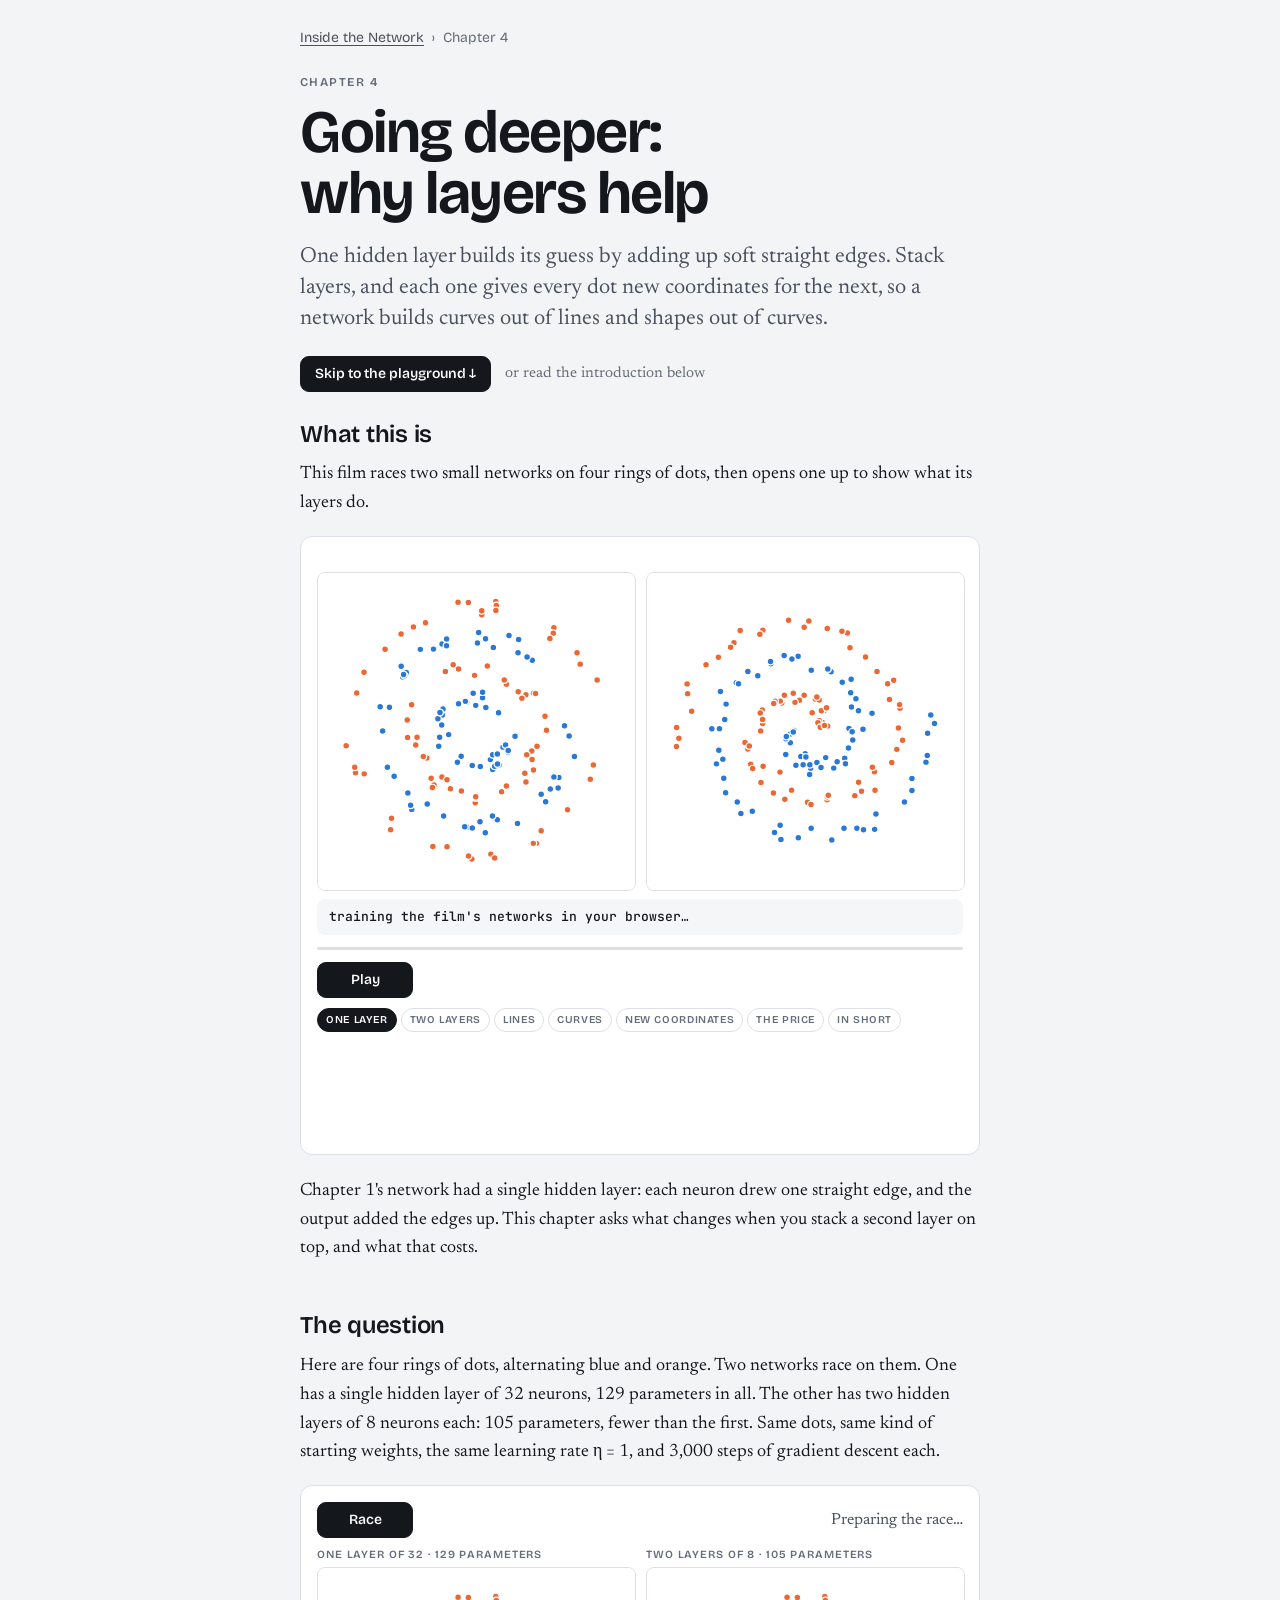
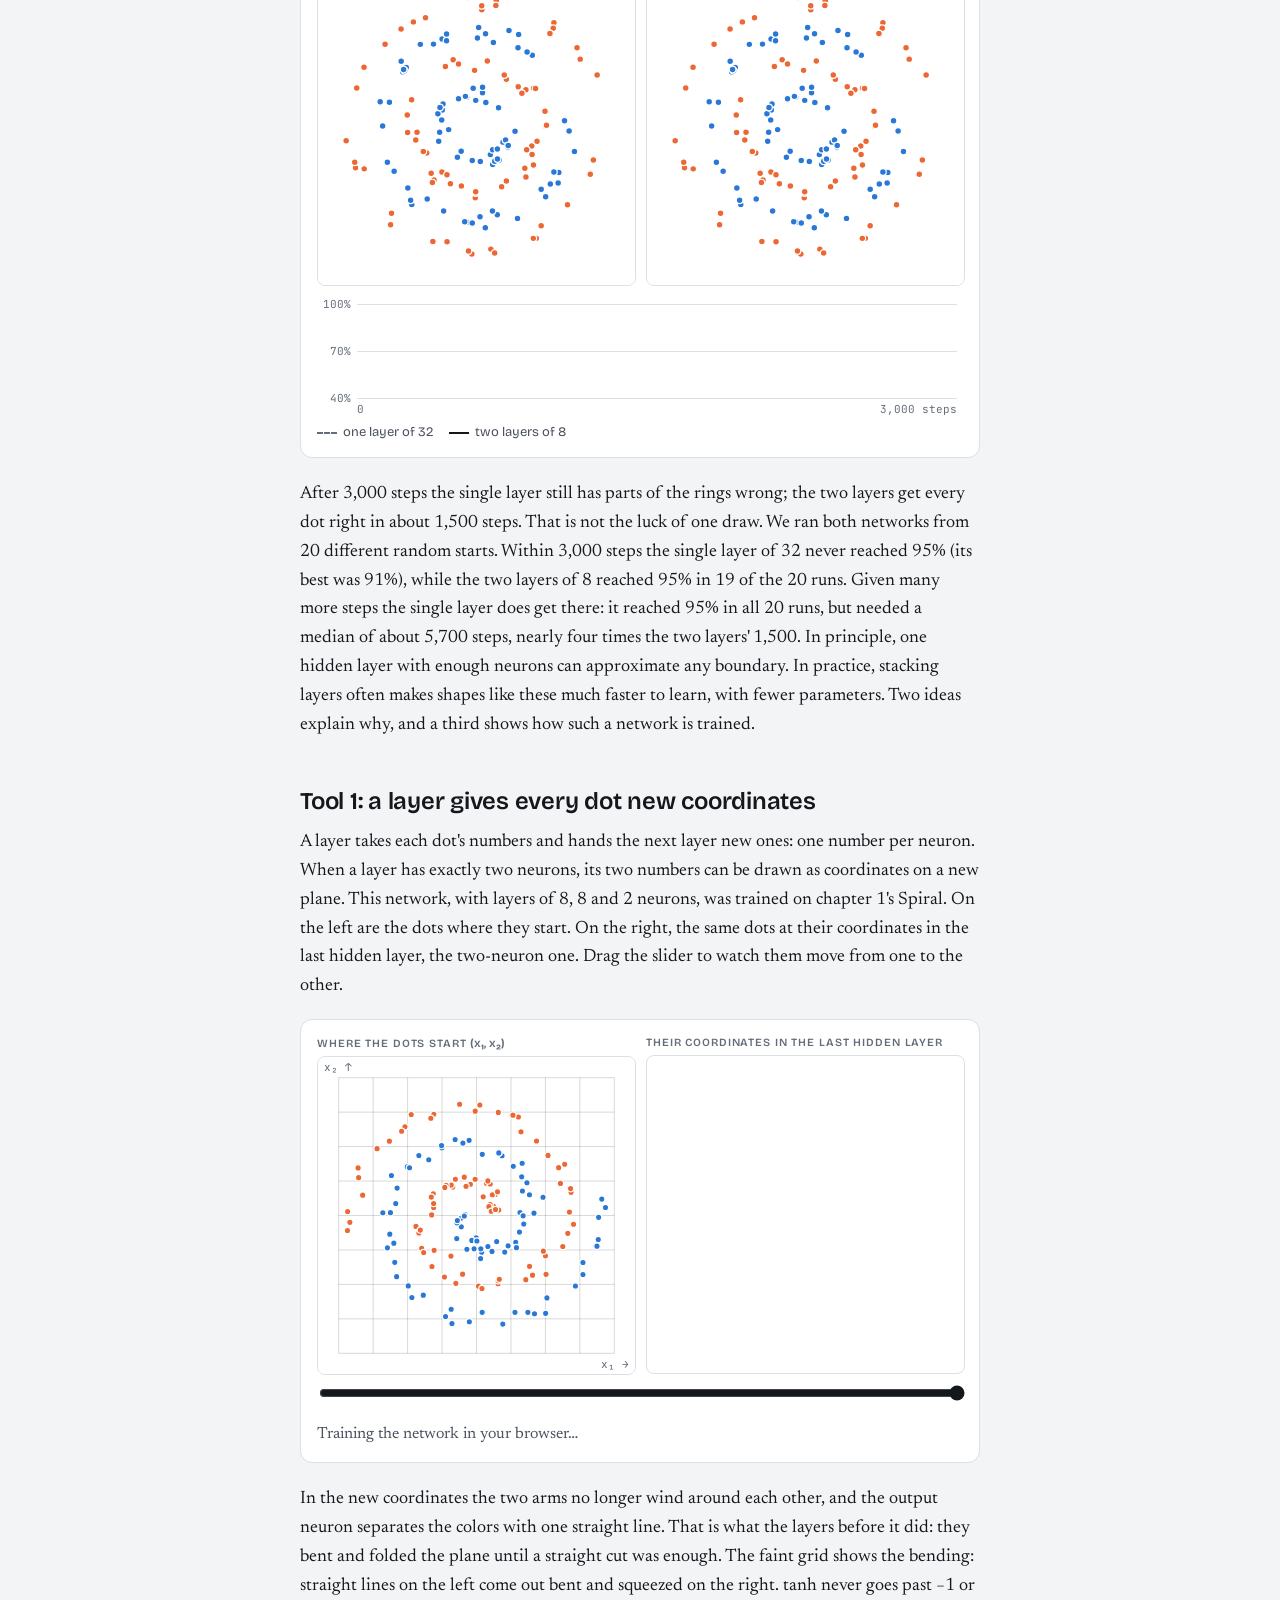
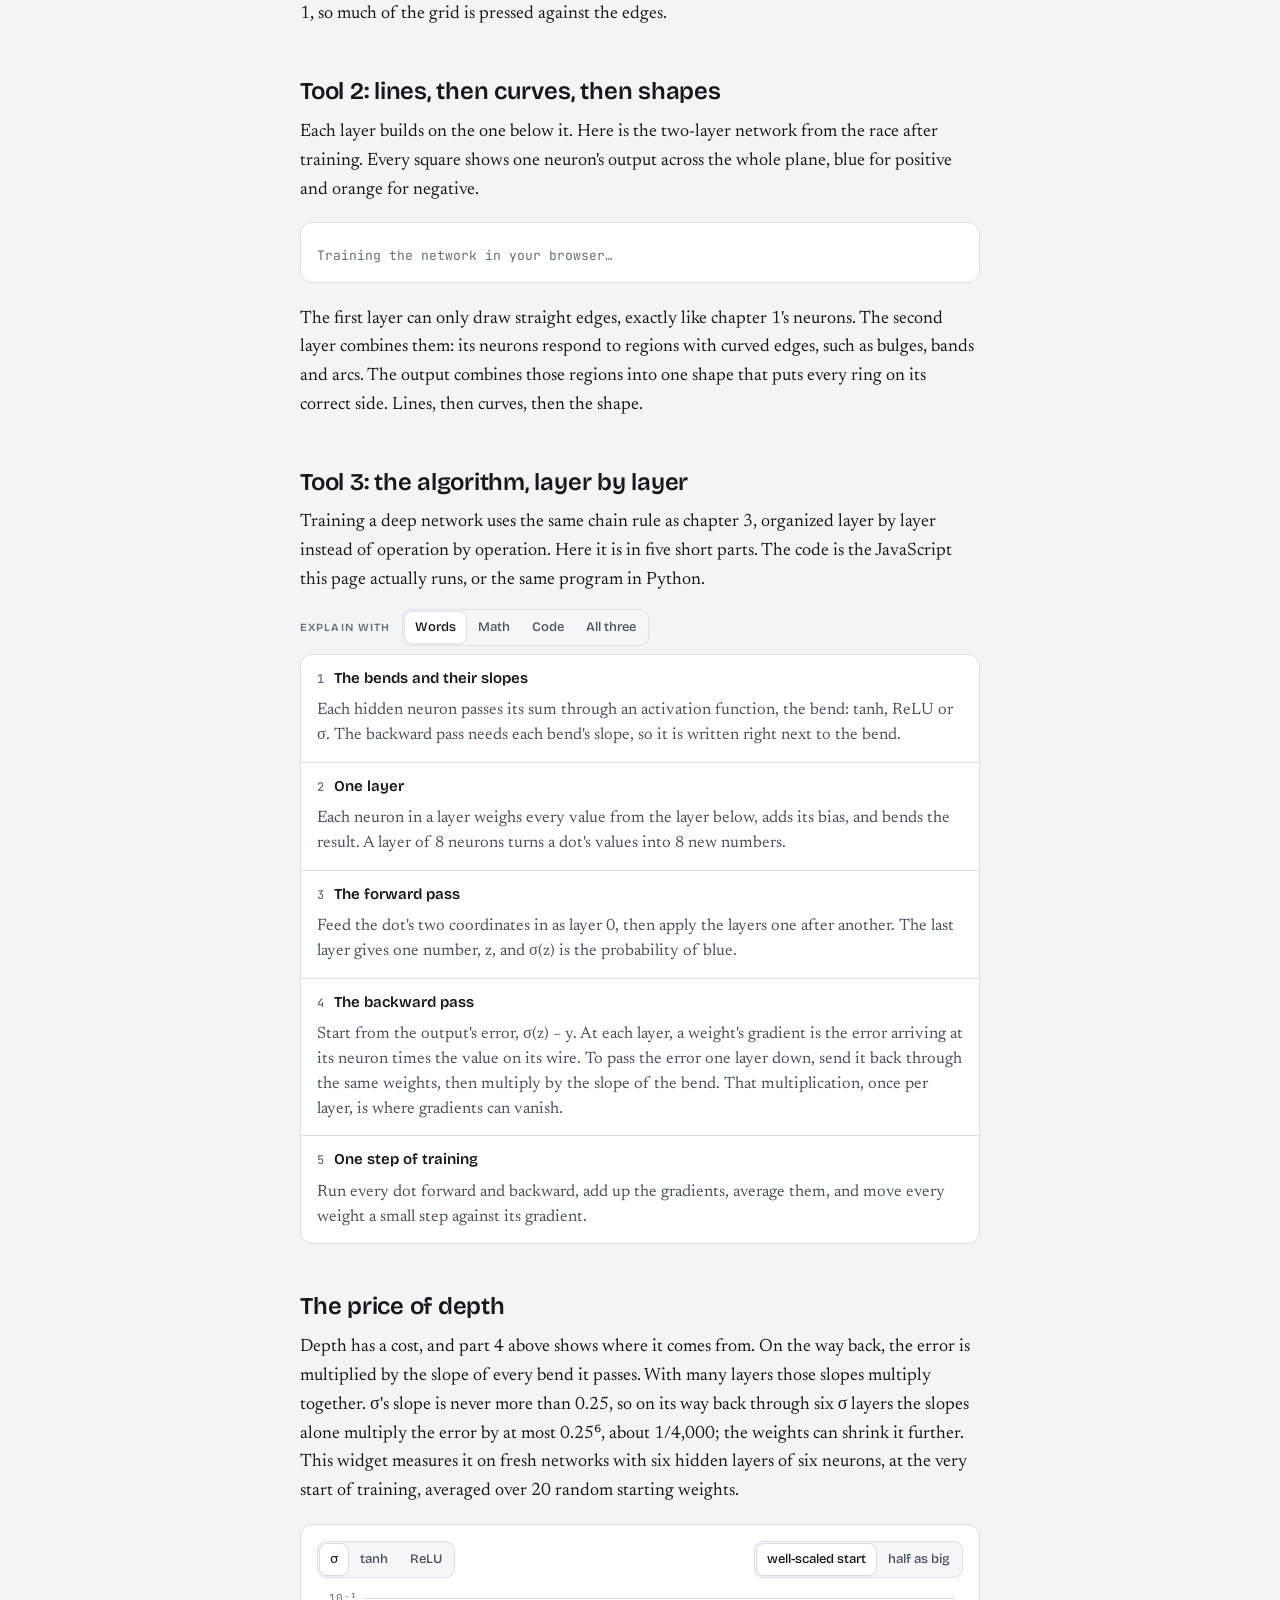
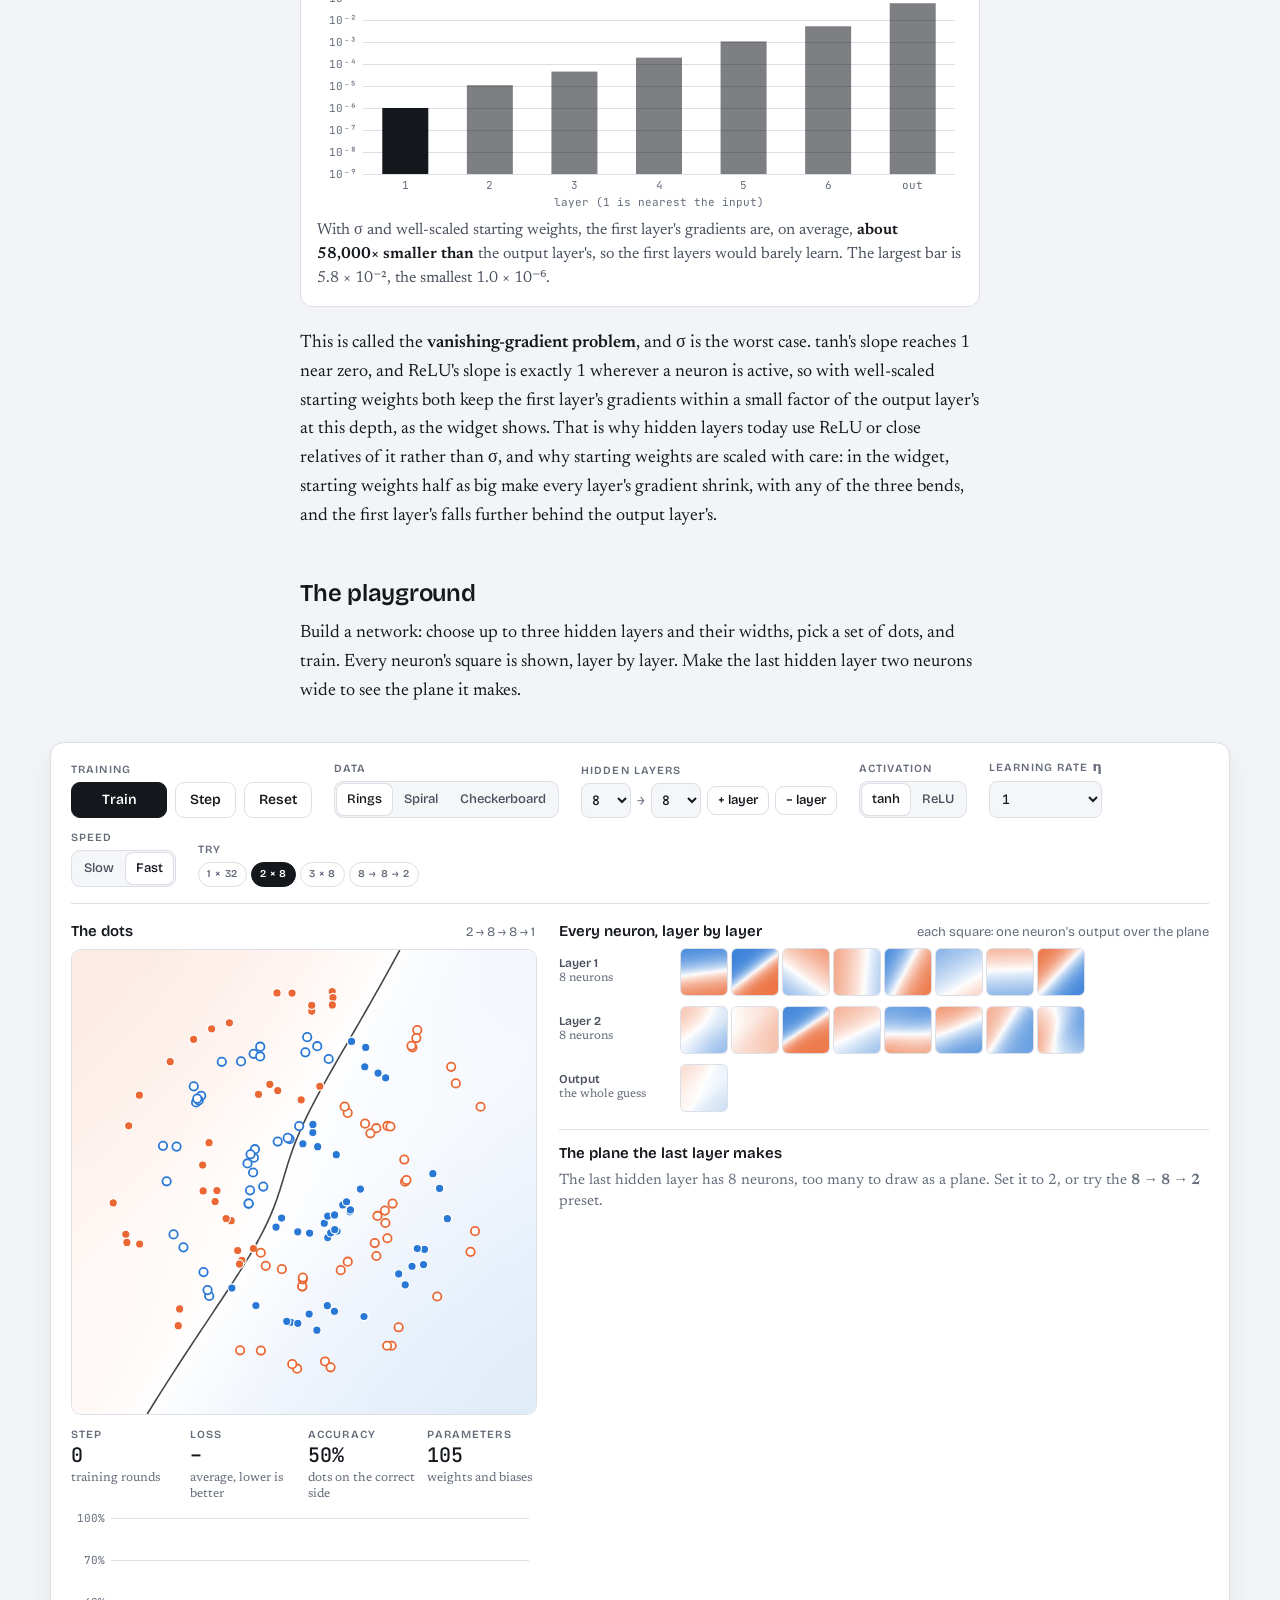
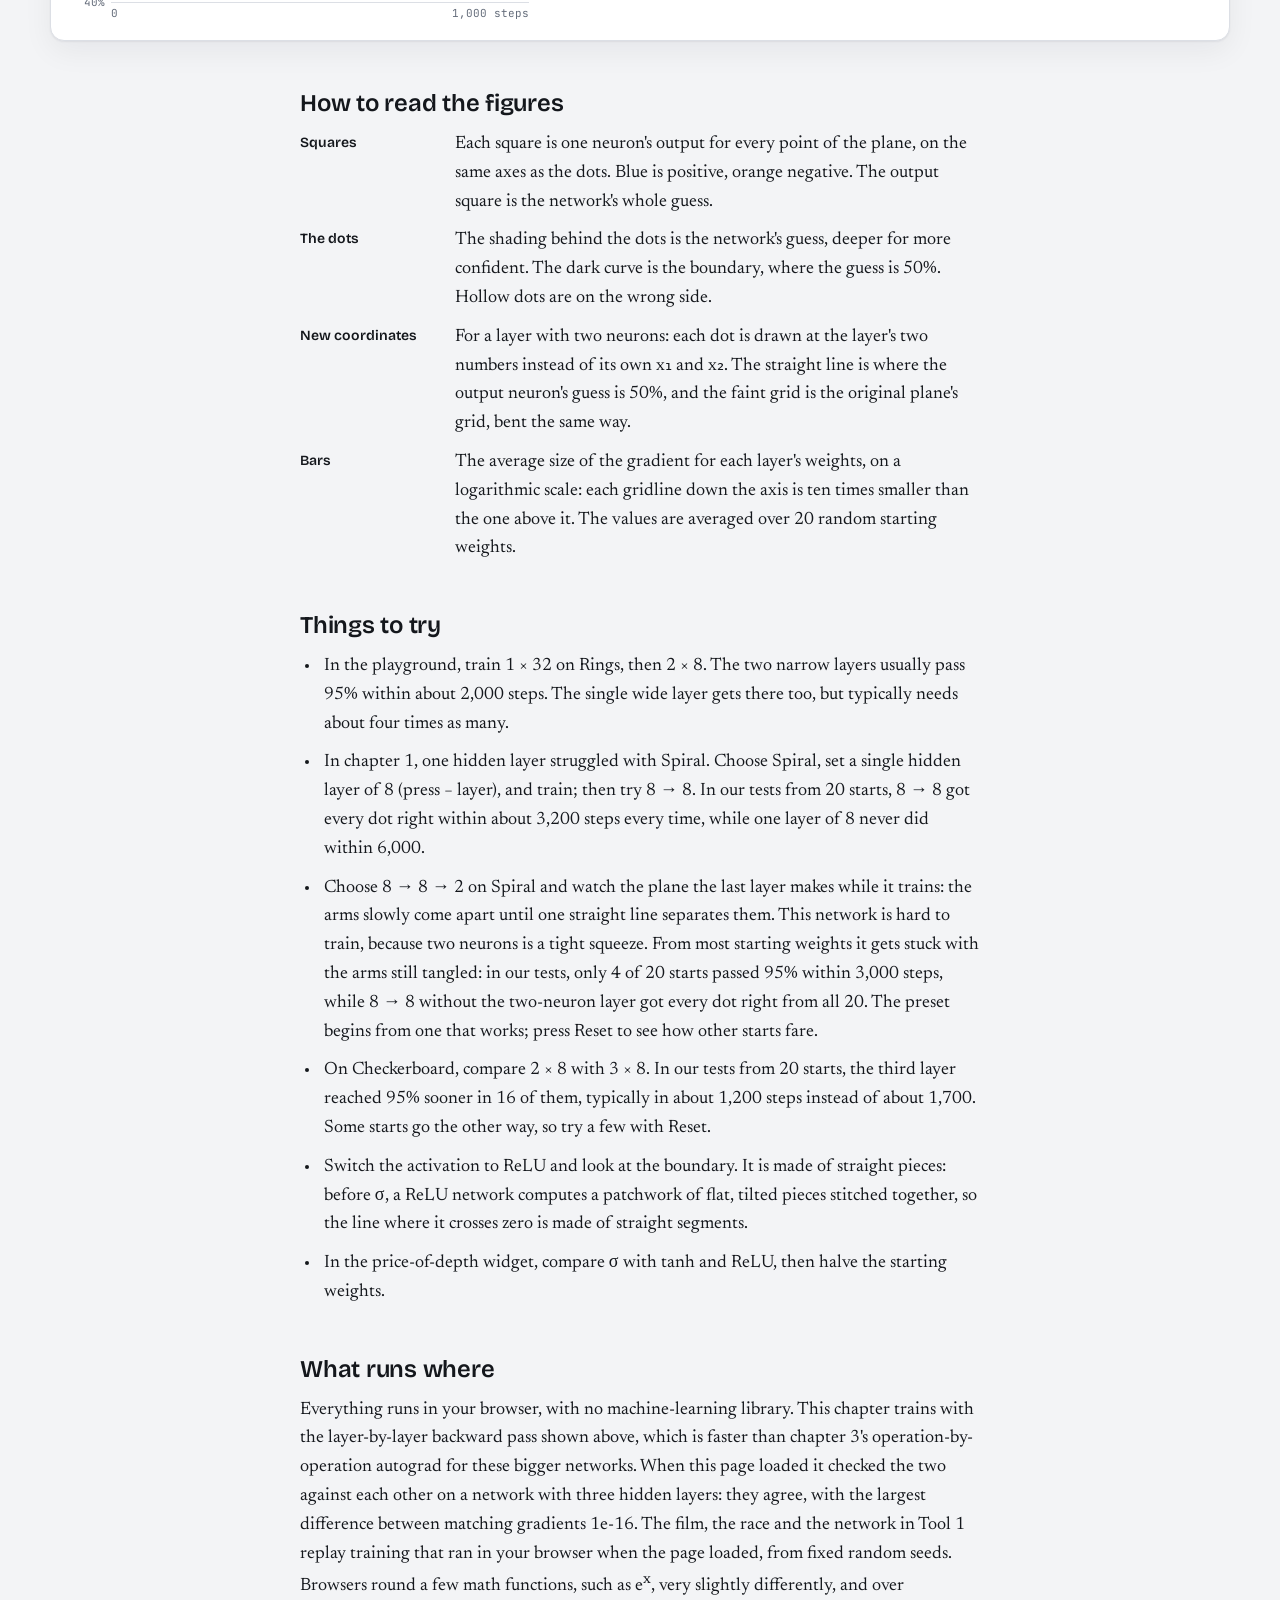
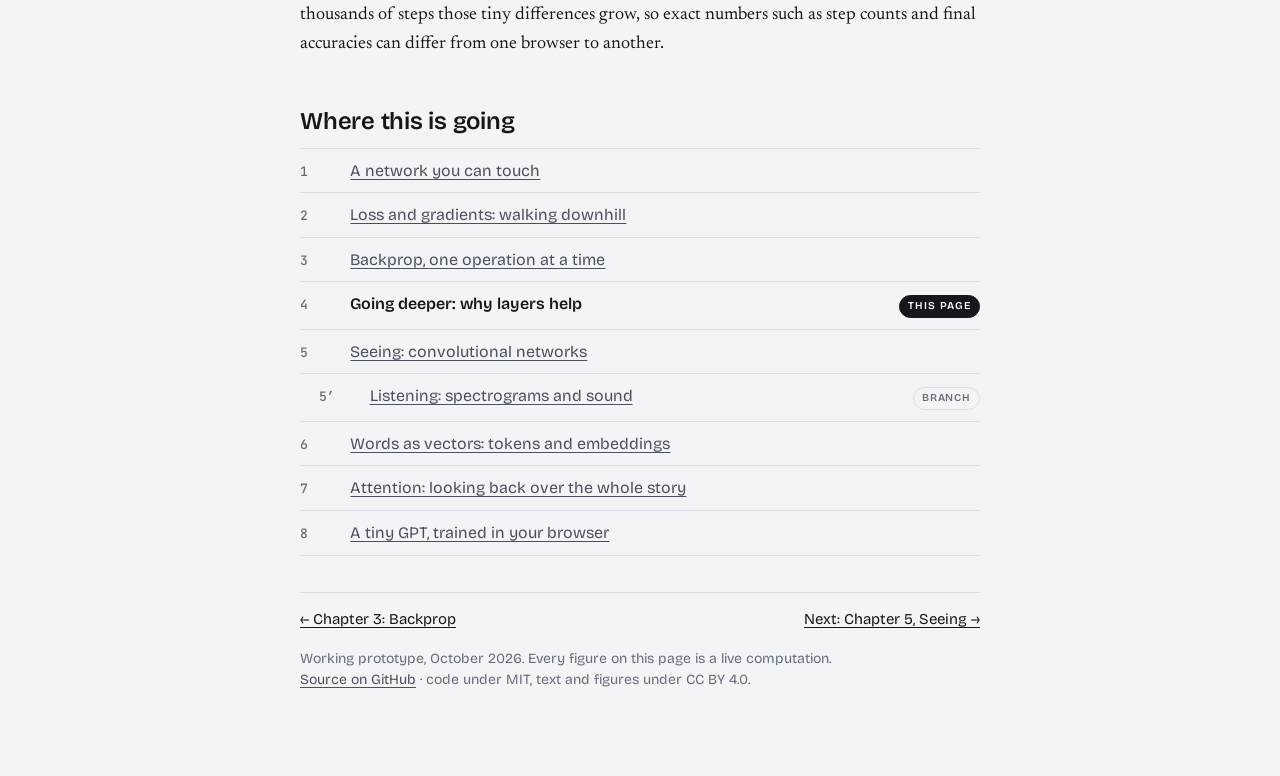
<file: going-deeper/index.html>
<!doctype html>
<html lang="en">
<head>
<meta charset="utf-8">
<meta name="viewport" content="width=device-width, initial-scale=1, viewport-fit=cover">
<meta name="description" content="Why stacking layers helps: each layer gives every dot new coordinates, so a network builds curves out of lines and shapes out of curves, and what depth costs.">
<style>
:root { color-scheme: light; padding-top: env(safe-area-inset-top, 0px); padding-bottom: env(safe-area-inset-bottom, 0px); }
body { margin: 0; font: 14px system-ui, -apple-system, "Segoe UI", sans-serif; }
img { max-width: 100%; }
[hidden] { display: none !important; }
</style>
<title>Going Deeper</title>
<link rel="icon" href="data:image/svg+xml,%3Csvg xmlns='http://www.w3.org/2000/svg' viewBox='0 0 32 32'%3E%3Ccircle cx='8' cy='16' r='4' fill='%232a78d6'/%3E%3Ccircle cx='24' cy='9' r='4' fill='%23eb6834'/%3E%3Ccircle cx='24' cy='23' r='4' fill='%232a78d6'/%3E%3Cpath d='M11 15 21 10M11 17l10 5' stroke='%2314171c' stroke-width='2'/%3E%3C/svg%3E">
<link rel="preconnect" href="https://fonts.googleapis.com">
<link rel="preconnect" href="https://fonts.gstatic.com" crossorigin>
<link rel="stylesheet" href="https://fonts.googleapis.com/css2?family=Bricolage+Grotesque:opsz,wght@12..96,400..700&family=JetBrains+Mono:wght@400;500;600&family=Newsreader:ital,opsz,wght@0,6..72,400..600;1,6..72,400&display=swap">
<link rel="stylesheet" href="../assets/site.css">
<style>
/* Chapter 4: two-panel figures throughout; layer galleries are rows of neuron squares. */
.pair { display: grid; grid-template-columns: minmax(0, 1fr) minmax(0, 1fr); gap: 12px; }
@media (max-width: 520px) { .pair { grid-template-columns: minmax(0, 1fr); } }
.panel { position: relative; min-width: 0; }
.panel canvas { display: block; width: 100%; max-width: 100%; aspect-ratio: 1; border-radius: 8px; border: 1px solid var(--rule); }
.panel .ptitle { font: 600 11px/1.2 var(--font-display); letter-spacing: 0.08em; text-transform: uppercase; color: var(--ink-3); margin: 0 0 6px; min-height: 1.2em; }
.ptitle .nc { text-transform: none; letter-spacing: 0; font-size: 12px; }
.film-cap { min-height: 5.5em; }
.readout { font: 16px/1.5 var(--font-body); color: var(--ink-2); margin: 10px 0 0; font-variant-numeric: tabular-nums; }
.readout b { color: var(--ink); }
.bar-row { display: flex; flex-wrap: wrap; gap: 10px 16px; align-items: center; justify-content: space-between; margin-bottom: 10px; }
#race-chart { display: block; width: 100%; height: 120px; margin-top: 10px; }
.legend { display: flex; flex-wrap: wrap; gap: 6px 16px; align-items: center; font: 13px/1.3 var(--font-display); color: var(--ink-2); margin-top: 8px; }
.legend > span { display: inline-flex; align-items: center; gap: 6px; }
.ln { display: inline-block; width: 20px; height: 0; border-top: 2.5px solid var(--ink); }
.ln.dash { border-top: 2.5px dashed var(--ink-3); }
#sp-blend { width: 100%; margin-top: 10px; }
.status { font: 13px/1.4 var(--font-mono); color: var(--ink-3); margin: 8px 0 0; }
/* layer galleries */
.gallery { display: grid; gap: 12px; }
.grow { display: grid; grid-template-columns: 6.2em minmax(0, 1fr); gap: 10px; align-items: center; }
.grow .glab { font: 600 12px/1.25 var(--font-display); color: var(--ink-2); }
.grow .glab small { display: block; font: 12px/1.3 var(--font-body); color: var(--ink-3); font-weight: 400; }
.squares { display: flex; flex-wrap: wrap; gap: 5px; }
.squares canvas { width: 46px; height: 46px; border-radius: 5px; box-shadow: 0 0 0 1px var(--rule); display: block; }
.squares.small canvas { width: 30px; height: 30px; border-radius: 4px; }
@media (max-width: 520px) { .grow { grid-template-columns: minmax(0, 1fr); gap: 4px; } .squares canvas { width: 38px; height: 38px; } }
/* depth widget */
#vg-cv { display: block; width: 100%; height: 220px; }
/* playground */
.pg-grid { display: grid; grid-template-columns: minmax(0, 5fr) minmax(0, 7fr); gap: 24px; padding-top: 18px; }
@media (max-width: 899px) { .pg-grid { grid-template-columns: minmax(0, 1fr); } }
#pl-plot { display: block; width: 100%; aspect-ratio: 1; border-radius: 10px; border: 1px solid var(--rule); }
#pl-chart { display: block; width: 100%; height: 110px; margin-top: 8px; }
.stats { display: grid; grid-template-columns: repeat(4, minmax(0, 1fr)); gap: 10px; margin-top: 14px; }
.stat { display: flex; flex-direction: column; gap: 4px; min-width: 0; }
.stat b { font: 500 20px/1.1 var(--font-mono); color: var(--ink); font-variant-numeric: tabular-nums; }
.stat .cap { font: 12.5px/1.3 var(--font-body); color: var(--ink-3); }
.layers { display: flex; flex-wrap: wrap; gap: 6px; align-items: center; }
.layers select { padding: 7px 6px; }
.layers .arrow { color: var(--ink-3); font: 13px var(--font-mono); }
.btn.small { padding: 7px 10px; font-size: 13px; }
.phead { display: flex; justify-content: space-between; align-items: baseline; gap: 8px; flex-wrap: wrap; margin-bottom: 8px; }
.ptitle2 { font: 600 15px/1.2 var(--font-display); color: var(--ink); }
.hint { font: 13px/1.3 var(--font-display); color: var(--ink-3); }
#pl-space { display: block; width: 100%; max-width: 360px; aspect-ratio: 1; border-radius: 10px; border: 1px solid var(--rule); }
.space-box { margin-top: 18px; padding-top: 14px; border-top: 1px solid var(--rule); }
.note { font: 15px/1.45 var(--font-body); color: var(--ink-3); margin: 6px 0 0; }
</style>
</head>
<body>
<div class="page">
  <nav class="crumbs" aria-label="Breadcrumb"><a href="../">Inside the Network</a><span aria-hidden="true">›</span><span>Chapter 4</span></nav>
  <header class="col">
    <div class="eyebrow">Chapter 4</div>
    <h1>Going deeper: why layers help</h1>
    <p class="dek">One hidden layer builds its guess by adding up soft straight edges. Stack layers, and each one gives every dot new coordinates for the next, so a network builds curves out of lines and shapes out of curves.</p>
    <nav class="jump" aria-label="Page shortcuts">
      <a class="btn primary" href="#playground">Skip to the playground ↓</a>
      <span class="jump-note">or read the introduction below</span>
    </nav>
  </header>

  <main class="col intro">
    <h2>What this is</h2>
    <p>This film races two small networks on four rings of dots, then opens one up to show what its layers do.</p>

    <figure class="film" id="film" aria-label="Animation: one layer against two, then what each layer does">
      <div class="film-stage">
        <div class="pair">
          <div class="panel"><div class="ptitle" id="f-lt"></div><canvas id="f-left" aria-label="Left panel of the film"></canvas></div>
          <div class="panel"><div class="ptitle" id="f-rt"></div><canvas id="f-right" aria-label="Right panel of the film"></canvas></div>
        </div>
      </div>
      <div class="film-ticker" id="f-ticker" aria-hidden="true"></div>
      <div class="film-progress"><i id="f-fill"></i></div>
      <div class="film-bar">
        <button type="button" class="btn primary" id="f-play">Play</button>
        <div class="chips" id="f-chips" role="group" aria-label="Jump to a scene">
          <button type="button" data-i="0" data-tip="film-0">One layer</button><button type="button" data-i="1" data-tip="film-1">Two layers</button><button type="button" data-i="2" data-tip="film-2">Lines</button><button type="button" data-i="3" data-tip="film-3">Curves</button><button type="button" data-i="4" data-tip="film-4">New coordinates</button><button type="button" data-i="5" data-tip="film-5">The price</button><button type="button" data-i="6" data-tip="film-6">In short</button>
        </div>
      </div>
      <p class="film-cap" id="f-cap" aria-live="polite"></p>
    </figure>

    <p>Chapter 1's network had a single hidden layer: each neuron drew one straight edge, and the output added the edges up. This chapter asks what changes when you stack a second layer on top, and what that costs.</p>

    <h2>The question</h2>
    <p>Here are four rings of dots, alternating blue and orange. Two networks race on them. One has a single hidden layer of 32 neurons, 129 parameters in all. The other has two hidden layers of 8 neurons each: 105 parameters, fewer than the first. Same dots, same kind of starting weights, the same learning rate η = 1, and 3,000 steps of gradient descent each.</p>

    <figure class="card" id="race" aria-label="A race between one wide layer and two narrow layers">
      <div class="bar-row">
        <button type="button" class="btn primary" id="race-go" data-tip="race-go">Race</button>
        <span class="readout" id="race-read" style="margin:0"></span>
      </div>
      <div class="pair">
        <div class="panel"><div class="ptitle">One layer of 32 · 129 parameters</div><canvas id="race-a" aria-label="The one-layer network's boundary"></canvas></div>
        <div class="panel"><div class="ptitle">Two layers of 8 · 105 parameters</div><canvas id="race-b" aria-label="The two-layer network's boundary"></canvas></div>
      </div>
      <canvas id="race-chart" aria-label="Accuracy of both networks over training"></canvas>
      <div class="legend"><span><i class="ln dash"></i>one layer of 32</span><span><i class="ln"></i>two layers of 8</span></div>
    </figure>

    <p>After 3,000 steps the single layer still has parts of the rings wrong; the two layers get every dot right in about 1,500 steps. That is not the luck of one draw. We ran both networks from 20 different random starts. Within 3,000 steps the single layer of 32 never reached 95% (its best was 91%), while the two layers of 8 reached 95% in 19 of the 20 runs. Given many more steps the single layer does get there: it reached 95% in all 20 runs, but needed a median of about 5,700 steps, nearly four times the two layers' 1,500. In principle, one hidden layer with enough neurons can approximate any boundary. In practice, stacking layers often makes shapes like these much faster to learn, with fewer parameters. Two ideas explain why, and a third shows how such a network is trained.</p>

    <h2>Tool 1: a layer gives every dot new coordinates</h2>
    <p>A layer takes each dot's numbers and hands the next layer new ones: one number per neuron. When a layer has exactly two neurons, its two numbers can be drawn as coordinates on a new plane. This network, with layers of 8, 8 and 2 neurons, was trained on chapter 1's Spiral. On the left are the dots where they start. On the right, the same dots at their coordinates in the last hidden layer, the two-neuron one. Drag the slider to watch them move from one to the other.</p>

    <figure class="card" id="space" aria-label="The spiral before and after the network's layers">
      <div class="pair">
        <div class="panel"><div class="ptitle">Where the dots start <span class="nc">(x₁, x₂)</span></div><canvas id="sp-in" aria-label="The spiral in its original coordinates"></canvas></div>
        <div class="panel"><div class="ptitle" id="sp-ht">Their coordinates in the last hidden layer</div><canvas id="sp-h" aria-label="The spiral in the last hidden layer's coordinates"></canvas></div>
      </div>
      <input type="range" id="sp-blend" min="0" max="1000" value="1000" aria-label="Slide the dots from their starting coordinates to the layer's coordinates" data-tip="blend">
      <p class="readout" id="sp-read"></p>
    </figure>

    <p>In the new coordinates the two arms no longer wind around each other, and the output neuron separates the colors with one straight line<span id="sp-q"></span>. That is what the layers before it did: they bent and folded the plane until a straight cut was enough. The faint grid shows the bending: straight lines on the left come out bent and squeezed on the right. tanh never goes past −1 or 1, so much of the grid is pressed against the edges.</p>

    <h2>Tool 2: lines, then curves, then shapes</h2>
    <p>Each layer builds on the one below it. Here is the two-layer network from the race after training. Every square shows one neuron's output across the whole plane, blue for positive and orange for negative.</p>

    <figure class="card" aria-label="Every neuron of the trained two-layer network">
      <div class="gallery" id="gal"></div>
      <p class="status" id="gal-status"></p>
    </figure>

    <p>The first layer can only draw straight edges, exactly like chapter 1's neurons. The second layer combines them: its neurons respond to regions with curved edges, such as bulges, bands and arcs. The output combines those regions into one shape that puts every ring on its correct side. Lines, then curves, then the shape.</p>

    <h2>Tool 3: the algorithm, layer by layer</h2>
    <p>Training a deep network uses the same chain rule as chapter 3, organized layer by layer instead of operation by operation. Here it is in five short parts. The code is the JavaScript this page actually runs, or the same program in Python.</p>
    <div class="lens" data-lens-ctl data-label="Explain with"></div>
    <div class="annot" id="algo" data-reps></div>

    <h2>The price of depth</h2>
    <p>Depth has a cost, and part 4 above shows where it comes from. On the way back, the error is multiplied by the slope of every bend it passes. With many layers those slopes multiply together. σ's slope is never more than 0.25, so on its way back through six σ layers the slopes alone multiply the error by at most 0.25⁶, about 1/4,000; the weights can shrink it further. This widget measures it on fresh networks with six hidden layers of six neurons, at the very start of training, averaged over 20 random starting weights.</p>

    <figure class="card" id="vg" aria-label="Average gradient size in each layer of a deep network">
      <div class="bar-row">
        <div class="seg" role="group" aria-label="Activation" id="vg-bend">
          <button type="button" data-v="sigmoid" data-tip="vg-sigmoid" aria-pressed="true">σ</button>
          <button type="button" data-v="tanh" data-tip="vg-tanh" aria-pressed="false">tanh</button>
          <button type="button" data-v="relu" data-tip="vg-relu" aria-pressed="false">ReLU</button>
        </div>
        <div class="seg" role="group" aria-label="Starting weights" id="vg-scale">
          <button type="button" data-v="1" data-tip="vg-scale-1" aria-pressed="true">well-scaled start</button>
          <button type="button" data-v="0.5" data-tip="vg-scale-half" aria-pressed="false">half as big</button>
        </div>
      </div>
      <canvas id="vg-cv" aria-label="Bar chart of the average gradient size per layer, on a logarithmic scale"></canvas>
      <p class="readout" id="vg-read"></p>
    </figure>

    <p>This is called the <b>vanishing-gradient problem</b>, and σ is the worst case. tanh's slope reaches 1 near zero, and ReLU's slope is exactly 1 wherever a neuron is active, so with well-scaled starting weights both keep the first layer's gradients within a small factor of the output layer's at this depth, as the widget shows. That is why hidden layers today use ReLU or close relatives of it rather than σ, and why starting weights are scaled with care: in the widget, starting weights half as big make every layer's gradient shrink, with any of the three bends, and the first layer's falls further behind the output layer's.</p>

    <h2>The playground</h2>
    <p>Build a network: choose up to three hidden layers and their widths, pick a set of dots, and train. Every neuron's square is shown, layer by layer. Make the last hidden layer two neurons wide to see the plane it makes.</p>
  </main>

  <section class="bench" id="playground" aria-label="Deep network playground">
    <div class="fig">
      <div class="controls">
        <div class="ctl">
          <span class="lab">Training</span>
          <div class="btns">
            <button type="button" class="btn primary" id="pl-train" data-tip="train">Train</button>
            <button type="button" class="btn" id="pl-step" data-tip="step">Step</button>
            <button type="button" class="btn" id="pl-reset" data-tip="reset">Reset</button>
          </div>
        </div>
        <div class="ctl">
          <span class="lab" id="lab-data">Data</span>
          <div class="seg" role="group" aria-labelledby="lab-data" id="pl-data">
            <button type="button" data-v="rings" data-tip="data-rings" aria-pressed="true">Rings</button>
            <button type="button" data-v="spiral" data-tip="data-spiral" aria-pressed="false">Spiral</button>
            <button type="button" data-v="checker" data-tip="data-checker" aria-pressed="false">Checkerboard</button>
          </div>
        </div>
        <div class="ctl">
          <span class="lab">Hidden layers</span>
          <div class="layers" id="pl-layers"></div>
        </div>
        <div class="ctl">
          <span class="lab" id="lab-bend">Activation</span>
          <div class="seg" role="group" aria-labelledby="lab-bend" id="pl-bend">
            <button type="button" data-v="tanh" data-tip="bend-tanh" aria-pressed="true">tanh</button>
            <button type="button" data-v="relu" data-tip="bend-relu" aria-pressed="false">ReLU</button>
          </div>
        </div>
        <div class="ctl">
          <label class="lab" for="pl-lr">Learning rate <span class="nc">η</span></label>
          <select id="pl-lr" data-tip="lr"><option value="0.1">0.1</option><option value="0.3">0.3</option><option value="1" selected>1</option><option value="3">3</option></select>
        </div>
        <div class="ctl">
          <span class="lab" id="lab-speed">Speed</span>
          <div class="seg" role="group" aria-labelledby="lab-speed" id="pl-speed">
            <button type="button" data-v="1" data-tip="speed-slow" aria-pressed="false">Slow</button>
            <button type="button" data-v="8" data-tip="speed-fast" aria-pressed="true">Fast</button>
          </div>
        </div>
        <div class="ctl">
          <span class="lab">Try</span>
          <div class="chips" id="pl-presets">
            <button type="button" data-p="32" data-tip="preset-32">1 × 32</button><button type="button" data-p="8,8" data-tip="preset-88">2 × 8</button><button type="button" data-p="8,8,8" data-tip="preset-888">3 × 8</button><button type="button" data-p="8,8,2" data-tip="preset-882">8 → 8 → 2</button>
          </div>
        </div>
      </div>
      <div class="pg-grid">
        <div>
          <div class="phead"><span class="ptitle2">The dots</span><span class="hint" id="pl-arch"></span></div>
          <canvas id="pl-plot" aria-label="The dots, shaded by the network's guess, with its boundary"></canvas>
          <div class="stats">
            <div class="stat" data-tip="st-step"><span class="lab">Step</span><b id="st-step">0</b><span class="cap">training rounds</span></div>
            <div class="stat" data-tip="st-loss"><span class="lab">Loss</span><b id="st-loss">–</b><span class="cap">average, lower is better</span></div>
            <div class="stat" data-tip="st-acc"><span class="lab">Accuracy</span><b id="st-acc">–</b><span class="cap">dots on the correct side</span></div>
            <div class="stat" data-tip="st-params"><span class="lab">Parameters</span><b id="st-params">–</b><span class="cap">weights and biases</span></div>
          </div>
          <canvas id="pl-chart" aria-label="Accuracy over training"></canvas>
        </div>
        <div>
          <div class="phead"><span class="ptitle2">Every neuron, layer by layer</span><span class="hint">each square: one neuron's output over the plane</span></div>
          <div class="gallery" id="pl-gal"></div>
          <div class="space-box">
            <div class="phead"><span class="ptitle2">The plane the last layer makes</span></div>
            <canvas id="pl-space" aria-label="The dots at their coordinates in the last hidden layer" hidden></canvas>
            <p class="note" id="pl-space-note"></p>
          </div>
        </div>
      </div>
    </div>
  </section>

  <section class="col">
    <h2>How to read the figures</h2>
    <dl class="read">
      <dt>Squares</dt>
      <dd>Each square is one neuron's output for every point of the plane, on the same axes as the dots. Blue is positive, orange negative. The output square is the network's whole guess.</dd>
      <dt>The dots</dt>
      <dd>The shading behind the dots is the network's guess, deeper for more confident. The dark curve is the boundary, where the guess is 50%. Hollow dots are on the wrong side.</dd>
      <dt>New coordinates</dt>
      <dd>For a layer with two neurons: each dot is drawn at the layer's two numbers instead of its own x₁ and x₂. The straight line is where the output neuron's guess is 50%, and the faint grid is the original plane's grid, bent the same way.</dd>
      <dt>Bars</dt>
      <dd>The average size of the gradient for each layer's weights, on a logarithmic scale: each gridline down the axis is ten times smaller than the one above it. The values are averaged over 20 random starting weights.</dd>
    </dl>

    <h2>Things to try</h2>
    <ul class="tries">
      <li>In the playground, train 1 × 32 on Rings, then 2 × 8. The two narrow layers usually pass 95% within about 2,000 steps. The single wide layer gets there too, but typically needs about four times as many.</li>
      <li>In chapter 1, one hidden layer struggled with Spiral. Choose Spiral, set a single hidden layer of 8 (press − layer), and train; then try 8 → 8. In our tests from 20 starts, 8 → 8 got every dot right within about 3,200 steps every time, while one layer of 8 never did within 6,000.</li>
      <li>Choose 8 → 8 → 2 on Spiral and watch the plane the last layer makes while it trains: the arms slowly come apart until one straight line separates them. This network is hard to train, because two neurons is a tight squeeze. From most starting weights it gets stuck with the arms still tangled: in our tests, only 4 of 20 starts passed 95% within 3,000 steps, while 8 → 8 without the two-neuron layer got every dot right from all 20. The preset begins from one that works; press Reset to see how other starts fare.</li>
      <li>On Checkerboard, compare 2 × 8 with 3 × 8. In our tests from 20 starts, the third layer reached 95% sooner in 16 of them, typically in about 1,200 steps instead of about 1,700. Some starts go the other way, so try a few with Reset.</li>
      <li>Switch the activation to ReLU and look at the boundary. It is made of straight pieces: before σ, a ReLU network computes a patchwork of flat, tilted pieces stitched together, so the line where it crosses zero is made of straight segments.</li>
      <li>In the price-of-depth widget, compare σ with tanh and ReLU, then halve the starting weights.</li>
    </ul>

    <h2>What runs where</h2>
    <p>Everything runs in your browser, with no machine-learning library. This chapter trains with the layer-by-layer backward pass shown above, which is faster than chapter 3's operation-by-operation autograd for these bigger networks. When this page loaded it checked the two against each other on a network with three hidden layers: <span id="ag-check">the check is running…</span> The film, the race and the network in Tool 1 replay training that ran in your browser when the page loaded, from fixed random seeds. Browsers round a few math functions, such as e<sup>x</sup>, very slightly differently, and over thousands of steps those tiny differences grow, so exact numbers such as step counts and final accuracies can differ from one browser to another.</p>

    <h2>Where this is going</h2>
    <ol class="road">
      <li><span class="n">1</span><span><a href="../touch/">A network you can touch</a></span><span></span></li>
      <li><span class="n">2</span><span><a href="../loss-and-gradients/">Loss and gradients: walking downhill</a></span><span></span></li>
      <li><span class="n">3</span><span><a href="../backprop/">Backprop, one operation at a time</a></span><span></span></li>
      <li class="here"><span class="n">4</span><span>Going deeper: why layers help</span><span class="tag">This page</span></li>
      <li><span class="n">5</span><span><a href="../seeing/">Seeing: convolutional networks</a></span><span></span></li>
      <li class="branch"><span class="n">5′</span><span><a href="../listening/">Listening: spectrograms and sound</a></span><span class="tag">Branch</span></li>
      <li><span class="n">6</span><span><a href="../words/">Words as vectors: tokens and embeddings</a></span><span></span></li>
      <li><span class="n">7</span><span><a href="../attention/">Attention: looking back over the whole story</a></span><span></span></li>
      <li><span class="n">8</span><span><a href="../gpt/">A tiny GPT, trained in your browser</a></span><span></span></li>
    </ol>
    <nav class="chapnav" aria-label="Chapters"><a href="../backprop/">← Chapter 3: Backprop</a><a href="../seeing/">Next: Chapter 5, Seeing →</a></nav>
    <p class="foot">Working prototype, October 2026. Every figure on this page is a live computation.<br><a href="https://github.com/taoyiran/inside-the-network">Source on GitHub</a> · code under MIT, text and figures under CC BY 4.0.</p>
  </section>
  <a class="jump-pill" id="jump-pill" href="#playground" hidden>Playground ↓</a>
</div>

<script id="autograd" src="../assets/autograd.js"></script>
<script src="../assets/common.js"></script>
<script id="mlp">
// A deep network, layer by layer. The forward pass keeps every layer's values;
// the backward pass walks back through the layers, applying the chain rule.
const sigma = (z) => (z >= 0 ? 1 / (1 + Math.exp(-z)) : Math.exp(z) / (1 + Math.exp(z)));
const BENDS = {
  tanh: { f: Math.tanh, slope: (z, h) => 1 - h * h },
  relu: { f: (z) => (z > 0 ? z : 0), slope: (z) => (z > 0 ? 1 : 0) },
  sigmoid: { f: sigma, slope: (z, h) => h * (1 - h) },
};

// One layer: each neuron weighs every value from the layer below, adds its bias, and bends.
function layer(W, b, below, bend) {
  const z = W.map((row, j) => row.reduce((sum, w, i) => sum + w * below[i], b[j]));
  return { z, h: bend ? z.map(bend.f) : z };
}

// The forward pass: feed one dot through every layer. The output layer does not bend;
// σ turns its single number into the probability of blue.
function forwardPass(net, x) {
  const values = [{ h: x }];
  net.forEach((L, l) => values.push(layer(L.W, L.b, values[l].h, l < net.length - 1 ? BENDS[L.bend] : null)));
  return values;
}

// The backward pass for one dot. Start from the output's error, σ(z) − y.
// At each layer, record the gradient of every weight, then send the error down:
// through the weights, and through the slope of the bend below.
function backwardPass(net, values, y, grads) {
  let delta = [sigma(values[net.length].z[0]) - y];
  for (let l = net.length - 1; l >= 0; l--) {
    const below = values[l].h;
    delta.forEach((d, j) => { grads[l].b[j] += d; below.forEach((h, i) => { grads[l].W[j][i] += d * h; }); });
    if (l === 0) break;
    const slope = BENDS[net[l - 1].bend].slope, z = values[l].z;
    delta = below.map((h, i) => slope(z[i], h) * delta.reduce((sum, d, j) => sum + d * net[l].W[j][i], 0));
  }
}

// One step of gradient descent on all the dots: average the gradients, step against them.
function trainStep(net, dots, lr) {
  const grads = net.map((L) => ({ W: L.W.map((row) => row.map(() => 0)), b: L.b.map(() => 0) }));
  let loss = 0, right = 0;
  for (const { x1, x2, y } of dots) {
    const values = forwardPass(net, [x1, x2]), z = values[net.length].z[0];
    loss += Math.max(z, 0) - z * y + Math.log1p(Math.exp(-Math.abs(z)));
    if ((z > 0 ? 1 : 0) === y) right++;
    backwardPass(net, values, y, grads);
  }
  const n = dots.length;
  net.forEach((L, l) => L.W.forEach((row, j) => { L.b[j] -= (lr * grads[l].b[j]) / n; row.forEach((w, i) => { row[i] -= (lr * grads[l].W[j][i]) / n; }); }));
  return { loss: loss / n, accuracy: right / n, grads };
}
</script>
<script type="text/plain" id="mlp-py">
# A deep network, layer by layer. The forward pass keeps every layer's values;
# the backward pass walks back through the layers, applying the chain rule.
import math
def sigma(z):
    return 1 / (1 + math.exp(-z)) if z >= 0 else math.exp(z) / (1 + math.exp(z))
BENDS = {
    "tanh": (math.tanh, lambda z, h: 1 - h * h),
    "relu": (lambda z: z if z > 0 else 0.0, lambda z, h: 1.0 if z > 0 else 0.0),
    "sigmoid": (sigma, lambda z, h: h * (1 - h)),
}

# One layer: each neuron weighs every value from the layer below, adds its bias, and bends.
def layer(W, b, below, bend):
    z = [sum(w * x for w, x in zip(row, below)) + bj for row, bj in zip(W, b)]
    return {"z": z, "h": [bend[0](v) for v in z] if bend else z}

# The forward pass: feed one dot through every layer. The output layer does not bend;
# σ turns its single number into the probability of blue.
def forward_pass(net, x):
    values = [{"h": x}]
    for l, L in enumerate(net):
        values.append(layer(L["W"], L["b"], values[l]["h"], BENDS[L["bend"]] if l < len(net) - 1 else None))
    return values

# The backward pass for one dot. Start from the output's error, σ(z) − y.
# At each layer, record the gradient of every weight, then send the error down:
# through the weights, and through the slope of the bend below.
def backward_pass(net, values, y, grads):
    delta = [sigma(values[len(net)]["z"][0]) - y]
    for l in range(len(net) - 1, -1, -1):
        below = values[l]["h"]
        for j, d in enumerate(delta):
            grads[l]["b"][j] += d
            for i, h in enumerate(below):
                grads[l]["W"][j][i] += d * h
        if l == 0:
            break
        slope, z = BENDS[net[l - 1]["bend"]][1], values[l]["z"]
        delta = [slope(z[i], h) * sum(d * net[l]["W"][j][i] for j, d in enumerate(delta)) for i, h in enumerate(below)]

# One step of gradient descent on all the dots: average the gradients, step against them.
def train_step(net, dots, lr):
    grads = [{"W": [[0.0] * len(row) for row in L["W"]], "b": [0.0] * len(L["b"])} for L in net]
    loss, right = 0.0, 0
    for x1, x2, y in dots:
        values = forward_pass(net, [x1, x2])
        z = values[len(net)]["z"][0]
        loss += max(z, 0.0) - z * y + math.log1p(math.exp(-abs(z)))
        right += (1 if z > 0 else 0) == y
        backward_pass(net, values, y, grads)
    n = len(dots)
    for l, L in enumerate(net):
        for j, row in enumerate(L["W"]):
            L["b"][j] -= lr * grads[l]["b"][j] / n
            for i in range(len(row)):
                row[i] -= lr * grads[l]["W"][j][i] / n
    return loss / n, right / n
</script>

<script>
(function () {
  "use strict";
  const $ = (id) => document.getElementById(id);
  const { fmt } = ITN;
  const reduceMotion = ITN.reduceMotion;
  const MONO = '"JetBrains Mono", ui-monospace, Menlo, Consolas, monospace';
  const UI = '"Bricolage Grotesque", system-ui, -apple-system, sans-serif';
  const pct = (v) => Math.round(v * 100) + "%";

  // ---------- theme ----------
  const C = {};
  function hexRGB(s) {
    s = s.trim();
    if (s[0] === "#") { if (s.length === 4) s = "#" + s[1] + s[1] + s[2] + s[2] + s[3] + s[3]; const n = parseInt(s.slice(1, 7), 16); return [(n >> 16) & 255, (n >> 8) & 255, n & 255]; }
    const m = s.match(/[\d.]+/g); return m ? m.slice(0, 3).map(Number) : [128, 128, 128];
  }
  function makeLUT(strength) {
    const lut = new Uint8ClampedArray(256 * 3);
    for (let k = 0; k < 256; k++) {
      const t = (k / 255) * 2 - 1, tg = t >= 0 ? C.pos : C.neg, a = Math.pow(Math.abs(t), 0.85) * strength;
      for (let c = 0; c < 3; c++) lut[k * 3 + c] = C.sheet[c] + (tg[c] - C.sheet[c]) * a;
    }
    return lut;
  }
  function readTheme() {
    const cs = getComputedStyle(document.documentElement);
    for (const k of ["sheet", "ink", "ink-2", "ink-3", "rule", "pos", "neg"]) C[k] = hexRGB(cs.getPropertyValue("--" + k));
    C.lutPlot = makeLUT(0.58); C.lutNode = makeLUT(0.92);
  }
  const rgba = (c, a = 1) => `rgba(${c[0]},${c[1]},${c[2]},${a})`;
  const dpr = Math.min(2, window.devicePixelRatio || 1);
  function sizeCanvas(cv) {
    const cw = cv.clientWidth, ch = cv.clientHeight, w = Math.max(1, Math.round(cw * dpr)), h = Math.max(1, Math.round(ch * dpr));
    if (cv.width !== w || cv.height !== h) { cv.width = w; cv.height = h; }
    return [cw, ch];
  }
  const lut = (t) => Math.round((Math.max(-1, Math.min(1, t)) + 1) * 127.5) * 3;

  // ---------- dots and starting weights (seeded: every visitor gets the same) ----------
  function mulberry32(a) { return function () { a |= 0; a = (a + 0x6d2b79f5) | 0; let t = Math.imul(a ^ (a >>> 15), 1 | a); t = (t + Math.imul(t ^ (t >>> 7), 61 | t)) ^ t; return ((t ^ (t >>> 14)) >>> 0) / 4294967296; }; }
  function gaussian(r) { let u = 0; while (u === 0) u = r(); return Math.sqrt(-2 * Math.log(u)) * Math.cos(2 * Math.PI * r()); }
  const N = 160, D = 1.15;
  const DATA_SEED = { rings: 73, spiral: 51, checker: 61 };
  function makeData(kind) {
    const r = mulberry32(DATA_SEED[kind]), pts = [];
    for (let i = 0; i < N; i++) {
      let x1, x2, y;
      if (kind === "spiral") { y = i % 2; const t = Math.floor(i / 2) / (N / 2), rad = 0.1 + 0.85 * t, a = t * 3.1 * Math.PI + y * Math.PI; x1 = rad * Math.cos(a) + gaussian(r) * 0.035; x2 = rad * Math.sin(a) + gaussian(r) * 0.035; }
      else if (kind === "checker") { x1 = r() * 2 - 1; x2 = r() * 2 - 1; y = (Math.floor((x1 + 1) * 2) + Math.floor((x2 + 1) * 2)) % 2; }
      else { y = i % 2; const a = r() * Math.PI * 2, ring = Math.floor(r() * 2), rad = y ? (ring ? 0.18 : 0.62) + 0.12 * r() : (ring ? 0.4 : 0.84) + 0.12 * r(); x1 = rad * Math.cos(a); x2 = rad * Math.sin(a); }
      pts.push({ x1: Math.max(-1, Math.min(1, x1)), x2: Math.max(-1, Math.min(1, x2)), y });
    }
    return pts;
  }
  const DATA = { rings: makeData("rings"), spiral: makeData("spiral"), checker: makeData("checker") };
  // starting weights scaled by 1/√(inputs), ×√2 for ReLU, small random biases, output bias 0
  function makeNet(widths, bend, seed, scale = 1) {
    const r = mulberry32(seed), sizes = [2, ...widths, 1];
    return sizes.slice(1).map((nout, l) => {
      const nin = sizes[l], hidden = l < sizes.length - 2, std = (scale / Math.sqrt(nin)) * (bend === "relu" && hidden ? Math.SQRT2 : 1);
      return { W: Array.from({ length: nout }, () => Array.from({ length: nin }, () => gaussian(r) * std)), b: Array.from({ length: nout }, () => (hidden ? gaussian(r) * 0.1 : 0)), bend };
    });
  }
  const copyNet = (net) => net.map((L) => ({ W: L.W.map((row) => row.slice()), b: L.b.slice(), bend: L.bend }));
  const nParams = (net) => net.reduce((s, L) => s + L.W.length * (L.W[0].length + 1), 0);
  const outZ = (net, x1, x2) => forwardPass(net, [x1, x2])[net.length].z[0];
  const accuracy = (net, dots) => dots.filter((p) => (outZ(net, p.x1, p.x2) > 0 ? 1 : 0) === p.y).length / dots.length;

  // ---------- drawing the dots and a network's guess ----------
  const toX = (x, W) => ((x + D) / (2 * D)) * W, toY = (y, H) => ((D - y) / (2 * D)) * H;
  const GP = 57, heat = document.createElement("canvas"); heat.width = heat.height = GP;
  const hctx = heat.getContext("2d"), heatImg = hctx.createImageData(GP, GP), gridP = new Float64Array(GP * GP);
  function contour(ctx, W, H, grid, G) {
    const f = (r, c) => grid[r * G + c] - 0.5, X = (c) => (c / (G - 1)) * W, Y = (r) => (r / (G - 1)) * H;
    ctx.beginPath();
    for (let r = 0; r < G - 1; r++) for (let c = 0; c < G - 1; c++) {
      const a = f(r, c), b = f(r, c + 1), e = f(r + 1, c + 1), d = f(r + 1, c), pts = [];
      if (a > 0 !== b > 0) pts.push([X(c + a / (a - b)), Y(r)]);
      if (b > 0 !== e > 0) pts.push([X(c + 1), Y(r + b / (b - e))]);
      if (d > 0 !== e > 0) pts.push([X(c + d / (d - e)), Y(r + 1)]);
      if (a > 0 !== d > 0) pts.push([X(c), Y(r + a / (a - d))]);
      if (pts.length >= 2) { ctx.moveTo(pts[0][0], pts[0][1]); ctx.lineTo(pts[1][0], pts[1][1]); }
      if (pts.length === 4) { ctx.moveTo(pts[2][0], pts[2][1]); ctx.lineTo(pts[3][0], pts[3][1]); }
    }
    ctx.stroke();
  }
  function drawDots(ctx, W, H, dots, isRight, pr) {
    dots.forEach((p, k) => {
      const col = p.y ? C.pos : C.neg, right = isRight ? isRight[k] : true;
      ctx.beginPath(); ctx.arc(toX(p.x1, W), toY(p.x2, H), pr, 0, Math.PI * 2);
      if (right) { ctx.fillStyle = rgba(col); ctx.fill(); ctx.lineWidth = 1.2; ctx.strokeStyle = rgba(C.sheet); ctx.stroke(); }
      else { ctx.fillStyle = rgba(C.sheet); ctx.fill(); ctx.lineWidth = 1.8; ctx.strokeStyle = rgba(col); ctx.stroke(); }
    });
  }
  function drawPlot(cv, net, dots) {
    const [W, H] = sizeCanvas(cv), ctx = cv.getContext("2d");
    ctx.setTransform(dpr, 0, 0, dpr, 0, 0);
    ctx.fillStyle = rgba(C.sheet); ctx.fillRect(0, 0, W, H);
    if (net) {
      for (let r = 0; r < GP; r++) { const x2 = D - (2 * D * r) / (GP - 1); for (let c = 0; c < GP; c++) gridP[r * GP + c] = ITN.sig(outZ(net, -D + (2 * D * c) / (GP - 1), x2)); }
      const t = C.lutPlot, d = heatImg.data;
      for (let k = 0; k < GP * GP; k++) { const li = lut(gridP[k] * 2 - 1); d[k * 4] = t[li]; d[k * 4 + 1] = t[li + 1]; d[k * 4 + 2] = t[li + 2]; d[k * 4 + 3] = 255; }
      hctx.putImageData(heatImg, 0, 0);
      const cw = W / (GP - 1);
      ctx.imageSmoothingEnabled = true; ctx.drawImage(heat, -cw / 2, -cw / 2, W + cw, H + cw);
      ctx.strokeStyle = rgba(C.ink, 0.8); ctx.lineWidth = 1.6; contour(ctx, W, H, gridP, GP);
    }
    const right = net ? dots.map((p) => (outZ(net, p.x1, p.x2) > 0 ? 1 : 0) === p.y) : null;
    drawDots(ctx, W, H, dots, right, Math.max(2.6, Math.min(4.2, W / 95)));
    return right ? right.filter(Boolean).length : 0;
  }

  // ---------- every neuron's output over the plane ----------
  const GN = 30, tiny = document.createElement("canvas"); tiny.width = tiny.height = GN;
  const tctx = tiny.getContext("2d"), tinyImg = tctx.createImageData(GN, GN);
  // the outputs of every neuron in every layer at GN × GN points; the output layer as 2σ(z) − 1
  function neuronGrids(net) {
    const grids = net.map((L) => L.W.map(() => new Float64Array(GN * GN)));
    for (let r = 0; r < GN; r++) {
      const x2 = D - (2 * D * r) / (GN - 1);
      for (let c = 0; c < GN; c++) {
        const vals = forwardPass(net, [-D + (2 * D * c) / (GN - 1), x2]);
        for (let l = 0; l < net.length; l++) {
          const h = vals[l + 1].h;
          for (let j = 0; j < h.length; j++) grids[l][j][r * GN + c] = l === net.length - 1 ? 2 * ITN.sig(h[j]) - 1 : h[j];
        }
      }
    }
    return grids;
  }
  function paintSquare(cv, grid, relu) {
    const px = Math.round(cv.clientWidth * dpr) || 60;
    if (cv.width !== px) { cv.width = cv.height = px; }
    let m = 1; if (relu) { m = 1e-9; for (const v of grid) m = Math.max(m, v); }
    const t = C.lutNode, d = tinyImg.data;
    for (let k = 0; k < GN * GN; k++) { const li = lut(grid[k] / m); d[k * 4] = t[li]; d[k * 4 + 1] = t[li + 1]; d[k * 4 + 2] = t[li + 2]; d[k * 4 + 3] = 255; }
    tctx.putImageData(tinyImg, 0, 0);
    const ctx = cv.getContext("2d"), cw = px / (GN - 1);
    ctx.imageSmoothingEnabled = true; ctx.drawImage(tiny, -cw / 2, -cw / 2, px + cw, px + cw);
  }
  // build (or reuse) a gallery's rows and paint them
  function drawGallery(host, net, small) {
    const shape = net.map((L) => L.W.length).join(",") + (small ? "s" : "");
    if (host.dataset.shape !== shape) {
      host.dataset.shape = shape;
      host.innerHTML = net.map((L, l) => {
        const last = l === net.length - 1;
        return `<div class="grow"><div class="glab">${last ? "Output" : `Layer ${l + 1}`}<small>${last ? "the whole guess" : `${L.W.length} neuron${L.W.length > 1 ? "s" : ""}`}</small></div><div class="squares${small ? " small" : ""}">${L.W.map(() => "<canvas></canvas>").join("")}</div></div>`;
      }).join("");
    }
    const grids = neuronGrids(net), rows = host.querySelectorAll(".squares");
    net.forEach((L, l) => { const cvs = rows[l].querySelectorAll("canvas"); L.W.forEach((_, j) => paintSquare(cvs[j], grids[l][j], L.bend === "relu" && l < net.length - 1)); });
  }

  // ---------- the plane a two-neuron layer makes ----------
  // Each dot is drawn at (1 − u)·(x₁, x₂) + u·(h₁, h₂), where h is the last hidden layer.
  // The view slides with the dots: from the input plane's window to a window around the layer's values.
  // tanh keeps those values inside (−1, 1); ReLU's are never negative and can grow large, so its window is fitted to them.
  function lastHidden(net, x1, x2) { return forwardPass(net, [x1, x2])[net.length - 1].h; }
  function drawSpace(cv, net, dots, u) {
    const [W, H] = sizeCanvas(cv), ctx = cv.getContext("2d");
    ctx.setTransform(dpr, 0, 0, dpr, 0, 0);
    ctx.fillStyle = rgba(C.sheet); ctx.fillRect(0, 0, W, H);
    const out = net[net.length - 1], v = out.W[0], c = out.b[0], full = u > 0.98;
    const pair = (x1, x2) => [x1, x2, ...lastHidden(net, x1, x2)];
    const pts = dots.map((p) => pair(p.x1, p.x2));
    let hw = [-D, D, -D, D];
    if (net[net.length - 2].bend !== "tanh") {
      let a = Infinity, b = -Infinity, e = Infinity, f = -Infinity;
      for (const q of pts) { a = Math.min(a, q[2]); b = Math.max(b, q[2]); e = Math.min(e, q[3]); f = Math.max(f, q[3]); }
      const half = (Math.max(b - a, f - e, 0.2) * 1.15) / 2, m1 = (a + b) / 2, m2 = (e + f) / 2;
      hw = [m1 - half, m1 + half, m2 - half, m2 + half];
    }
    const win = [-D, D, -D, D].map((x, k) => (1 - u) * x + u * hw[k]);
    const sx = (x) => ((x - win[0]) / (win[1] - win[0])) * W, sy = (y) => ((win[3] - y) / (win[3] - win[2])) * H;
    const at = (q) => [sx((1 - u) * q[0] + u * q[2]), sy((1 - u) * q[1] + u * q[3])];
    if (full) { // the output's guess as a function of the two coordinates: a plain slope with a straight 50% line
      const G = 40, t = C.lutPlot;
      for (let r = 0; r < G; r++) for (let q = 0; q < G; q++) {
        const h1 = win[0] + ((win[1] - win[0]) * (q + 0.5)) / G, h2 = win[3] - ((win[3] - win[2]) * (r + 0.5)) / G, li = lut(2 * ITN.sig(v[0] * h1 + v[1] * h2 + c) - 1);
        ctx.fillStyle = `rgb(${t[li]},${t[li + 1]},${t[li + 2]})`; ctx.fillRect((q * W) / G, (r * H) / G, W / G + 1, H / G + 1);
      }
    }
    // the original plane's grid, carried along
    ctx.strokeStyle = rgba(C.ink, 0.16); ctx.lineWidth = 1;
    for (let g = -4; g <= 4; g++) {
      for (const vertical of [true, false]) {
        ctx.beginPath();
        for (let s = 0; s <= 48; s++) { const t2 = -1 + (2 * s) / 48, [X, Y] = at(vertical ? pair(g / 4, t2) : pair(t2, g / 4)); if (s) ctx.lineTo(X, Y); else ctx.moveTo(X, Y); }
        ctx.stroke();
      }
    }
    if (full && Math.hypot(v[0], v[1]) > 1e-9) { // v₁h₁ + v₂h₂ + c = 0
      const n = Math.hypot(v[0], v[1]), dx = -v[1] / n, dy = v[0] / n, px0 = (-c * v[0]) / (n * n), py0 = (-c * v[1]) / (n * n), L = 4 * (win[1] - win[0]);
      ctx.beginPath(); ctx.moveTo(sx(px0 - dx * L), sy(py0 - dy * L)); ctx.lineTo(sx(px0 + dx * L), sy(py0 + dy * L));
      ctx.strokeStyle = rgba(C.ink, 0.85); ctx.lineWidth = 1.8; ctx.stroke();
    }
    const pr = Math.max(2.4, Math.min(3.8, W / 100));
    dots.forEach((p, k) => {
      const q = pts[k], [X, Y] = at(q), right = (v[0] * q[2] + v[1] * q[3] + c > 0 ? 1 : 0) === p.y, col = p.y ? C.pos : C.neg;
      ctx.beginPath(); ctx.arc(X, Y, pr, 0, Math.PI * 2);
      if (right || !full) { ctx.fillStyle = rgba(col); ctx.fill(); ctx.lineWidth = 1; ctx.strokeStyle = rgba(C.sheet); ctx.stroke(); }
      else { ctx.fillStyle = rgba(C.sheet); ctx.fill(); ctx.lineWidth = 1.7; ctx.strokeStyle = rgba(col); ctx.stroke(); }
    });
    ctx.font = `11px ${MONO}`; ctx.fillStyle = rgba(C["ink-3"]); ctx.textBaseline = "alphabetic";
    ctx.textAlign = "right"; ctx.fillText(u > 0.5 ? "h₁ →" : "x₁ →", W - 6, H - 6);
    ctx.textAlign = "left"; ctx.fillText(u > 0.5 ? "h₂ ↑" : "x₂ ↑", 6, 14);
  }
  function drawInputGrid(cv, dots) {
    const [W, H] = sizeCanvas(cv), ctx = cv.getContext("2d");
    ctx.setTransform(dpr, 0, 0, dpr, 0, 0);
    ctx.fillStyle = rgba(C.sheet); ctx.fillRect(0, 0, W, H);
    ctx.strokeStyle = rgba(C.ink, 0.16); ctx.lineWidth = 1;
    for (let g = -4; g <= 4; g++) { const k = g / 4; ctx.beginPath(); ctx.moveTo(toX(k, W), toY(-1, H)); ctx.lineTo(toX(k, W), toY(1, H)); ctx.moveTo(toX(-1, W), toY(k, H)); ctx.lineTo(toX(1, W), toY(k, H)); ctx.stroke(); }
    drawDots(ctx, W, H, dots, null, Math.max(2.4, Math.min(3.8, W / 100)));
    ctx.font = `11px ${MONO}`; ctx.fillStyle = rgba(C["ink-3"]); ctx.textAlign = "right"; ctx.fillText("x₁ →", W - 6, H - 6); ctx.textAlign = "left"; ctx.fillText("x₂ ↑", 6, 14);
  }

  // ---------- gradient size per layer, at the start of training ----------
  // the average |∂L/∂W| of each layer, over 20 fresh networks (seeds 1–20): one network alone varies a lot
  const VG_WIDTHS = [6, 6, 6, 6, 6, 6], VG_STARTS = 20;
  const gradCache = {};
  function gradSizes(bend, scale) {
    const key = bend + scale;
    if (gradCache[key]) return gradCache[key];
    const total = VG_WIDTHS.concat(1).map(() => 0);
    for (let seed = 1; seed <= VG_STARTS; seed++) {
      const { grads } = trainStep(makeNet(VG_WIDTHS, bend, seed, scale), DATA.spiral, 0);
      grads.forEach((g, l) => { let s = 0, n = 0; g.W.forEach((row) => row.forEach((x) => { s += Math.abs(x) / N; n++; })); total[l] += s / n / VG_STARTS; });
    }
    return (gradCache[key] = total);
  }
  // 10⁻³ written with superscripts, and numbers rounded for reading
  const supNum = (e) => String(e).replace("-", "⁻").replace(/\d/g, (d) => "⁰¹²³⁴⁵⁶⁷⁸⁹"[d]);
  const sci = (x) => { const [m, e] = x.toExponential(1).split("e"); return `${m} × 10${supNum(Number(e))}`; };
  const approx = (x) => { if (x < 100) return String(Math.round(x)); const p = 10 ** (Math.floor(Math.log10(x)) - 1); return (Math.round(x / p) * p).toLocaleString("en-US"); };
  function drawBars(cv, sizes) {
    const [W, H] = sizeCanvas(cv), ctx = cv.getContext("2d");
    ctx.setTransform(dpr, 0, 0, dpr, 0, 0); ctx.clearRect(0, 0, W, H);
    const lo = -9, hi = -1, padL = 46, padB = 34, padT = 10, iw = W - padL - 8, ih = H - padT - padB;
    const Y = (v) => padT + ih - ((Math.log10(Math.max(v, 1e-12)) - lo) / (hi - lo)) * ih;
    ctx.font = `11px ${MONO}`; ctx.textBaseline = "middle"; ctx.textAlign = "right";
    // a gridline at every power of ten; a label on each one when there is room, otherwise on every other one
    const every = ih / (hi - lo) >= 18 ? 1 : 2;
    for (let e = lo; e <= hi; e++) {
      const y = Math.round(Y(10 ** e)) + 0.5; ctx.strokeStyle = rgba(C.rule); ctx.lineWidth = 1; ctx.beginPath(); ctx.moveTo(padL, y); ctx.lineTo(W - 8, y); ctx.stroke();
      if ((e - hi) % every === 0) { ctx.fillStyle = rgba(C["ink-3"]); ctx.fillText(`10${supNum(e)}`, padL - 6, y); }
    }
    const n = sizes.length, bw = Math.min(46, (iw / n) * 0.62);
    sizes.forEach((v, l) => {
      const x = padL + (iw / n) * (l + 0.5), y = Y(v);
      ctx.fillStyle = rgba(C.ink, l === 0 ? 1 : 0.55); ctx.fillRect(x - bw / 2, y, bw, padT + ih - y);
      ctx.fillStyle = rgba(C["ink-3"]); ctx.font = `11px ${MONO}`; ctx.textAlign = "center"; ctx.textBaseline = "top";
      ctx.fillText(l === n - 1 ? "out" : String(l + 1), x, padT + ih + 6);
    });
    ctx.textBaseline = "alphabetic"; ctx.textAlign = "center"; ctx.fillText("layer (1 is nearest the input)", padL + iw / 2, H - 2);
  }

  // ---------- accuracy curves ----------
  // series: [{ acc: [...], every: steps per point, dashed }]
  function drawCurves(cv, series, xmax) {
    const [W, H] = sizeCanvas(cv), ctx = cv.getContext("2d");
    ctx.setTransform(dpr, 0, 0, dpr, 0, 0); ctx.clearRect(0, 0, W, H);
    const padL = 40, padB = 18, padT = 8, iw = W - padL - 6, ih = H - padT - padB;
    const X = (s) => padL + (s / xmax) * iw, Y = (a) => padT + ih - ((a - 0.4) / 0.6) * ih;
    ctx.font = `11px ${MONO}`; ctx.textAlign = "right"; ctx.textBaseline = "middle";
    for (const a of [0.4, 0.7, 1]) { const y = Math.round(Y(a)) + 0.5; ctx.strokeStyle = rgba(C.rule); ctx.lineWidth = 1; ctx.beginPath(); ctx.moveTo(padL, y); ctx.lineTo(W - 6, y); ctx.stroke(); ctx.fillStyle = rgba(C["ink-3"]); ctx.fillText(pct(a), padL - 6, y); }
    ctx.textBaseline = "alphabetic"; ctx.textAlign = "left"; ctx.fillText("0", padL, H - 3); ctx.textAlign = "right"; ctx.fillText(`${xmax.toLocaleString("en-US")} steps`, W - 6, H - 3);
    for (const s of series) {
      if (!s.acc.length) continue;
      ctx.beginPath(); s.acc.forEach((a, k) => { const x = X(k * s.every), y = Y(Math.max(0.4, a)); if (k) ctx.lineTo(x, y); else ctx.moveTo(x, y); });
      ctx.setLineDash(s.dashed ? [6, 4] : []); ctx.strokeStyle = rgba(s.dashed ? C["ink-3"] : C.ink); ctx.lineWidth = 2; ctx.stroke(); ctx.setLineDash([]);
    }
  }

  // ---------- training that runs once when the page loads ----------
  // Each job trains a network from a fixed seed and keeps snapshots, so the film, the race and
  // Tool 1 can replay real training. The work is spread over many short slices to keep the page responsive.
  const JOBS = {
    A: { data: "rings", widths: [32], seed: 4, steps: 3000, every: 30 },
    B: { data: "rings", widths: [8, 8], seed: 4, steps: 3000, every: 30 },
    E: { data: "spiral", widths: [8, 8, 2], seed: 1, steps: 2400, every: 30 },
  };
  for (const j of Object.values(JOBS)) { j.net = makeNet(j.widths, "tanh", j.seed); j.snaps = [copyNet(j.net)]; j.acc = [accuracy(j.net, DATA[j.data])]; j.done = 0; j.reach = -1; }
  let jobsReady = false;
  const onReady = [];
  function runJobs() {
    const t0 = performance.now();
    for (const j of Object.values(JOBS)) {
      while (j.done < j.steps && performance.now() - t0 < 12) {
        const r = trainStep(j.net, DATA[j.data], 1); j.done++;
        if (j.reach < 0 && r.accuracy >= 0.95) j.reach = j.done - 1;
        if (j.done % j.every === 0) { j.snaps.push(copyNet(j.net)); j.acc.push(accuracy(j.net, DATA[j.data])); }
      }
      if (j.done < j.steps) { setTimeout(runJobs, 0); return; }
    }
    // Tool 1 shows the spiral network at its best snapshot: at η = 1 its accuracy wobbles near the end
    const E = JOBS.E; E.best = E.acc.indexOf(Math.max(...E.acc));
    jobsReady = true; onReady.forEach((f) => f());
  }
  const whenReady = (f) => (jobsReady ? f() : onReady.push(f));

  // ---------- the race ----------
  const race = { t: 0, playing: false };
  const reachText = (J, who) => (J.reach >= 0 ? `${who} first passed 95% at step ${J.reach.toLocaleString("en-US")}` : `${who} did not reach 95% in 3,000 steps`);
  function drawRace() {
    const A = JOBS.A, B = JOBS.B, k = Math.min(A.snaps.length - 1, Math.round(race.t * (A.snaps.length - 1)));
    drawPlot($("race-a"), jobsReady ? A.snaps[k] : null, DATA.rings);
    drawPlot($("race-b"), jobsReady ? B.snaps[k] : null, DATA.rings);
    drawCurves($("race-chart"), jobsReady ? [{ acc: A.acc.slice(0, k + 1), every: A.every, dashed: true }, { acc: B.acc.slice(0, k + 1), every: B.every }] : [], 3000);
    const step = k * A.every;
    $("race-read").innerHTML = !jobsReady ? "Preparing the race…" : race.t === 0 ? "Press <b>Race</b> to replay both networks' 3,000 training steps side by side."
      : `Step ${step.toLocaleString("en-US")}: one layer <b>${pct(A.acc[k])}</b>, two layers <b>${pct(B.acc[k])}</b>${race.t >= 1 ? `. ${reachText(B, "The two layers")}; ${reachText(A, "the single layer")}.` : ""}`;
  }
  function raceTick(t0) {
    return (now) => {
      if (!race.playing) return;
      race.t = Math.min(1, (now - t0) / 7000);
      drawRace();
      if (race.t < 1) requestAnimationFrame(raceTick(t0)); else { race.playing = false; $("race-go").textContent = "Race again"; }
    };
  }
  $("race-go").addEventListener("click", () => {
    if (race.playing || race.queued) return;
    race.queued = true; $("race-go").textContent = "Racing…";
    whenReady(() => { race.queued = false; race.playing = true; race.t = 0; requestAnimationFrame(raceTick(performance.now())); });
  });

  // ---------- Tool 1: new coordinates ----------
  function drawSpaceFigure() {
    drawInputGrid($("sp-in"), DATA.spiral);
    const E = JOBS.E, u = Number($("sp-blend").value) / 1000;
    if (!jobsReady) { $("sp-read").textContent = "Training the network in your browser…"; return; }
    const net = E.snaps[E.best], wrong = Math.round(N * (1 - E.acc[E.best]));
    drawSpace($("sp-h"), net, DATA.spiral, u);
    $("sp-ht").textContent = u > 0.98 ? "Their coordinates in the last hidden layer" : u < 0.02 ? "Where the dots start (slide right)" : "On their way to the new coordinates";
    $("sp-read").innerHTML = `Shown: the network at step ${(E.best * E.every).toLocaleString("en-US")}, its best moment in ${E.steps.toLocaleString("en-US")} steps of training, with <b>${N - wrong} of the ${N} dots</b> on the correct side. ${u > 0.98 ? "In its last layer's coordinates, the output neuron's boundary is one straight line." : "Slide all the way right to see the line the output neuron draws."}`;
    $("sp-q").textContent = wrong ? `, all but ${wrong} of the ${N} dots` : "";
  }
  $("sp-blend").addEventListener("input", drawSpaceFigure);

  // ---------- Tool 2: the gallery ----------
  function drawGalleryFigure() {
    if (!jobsReady) { $("gal-status").textContent = "Training the network in your browser…"; return; }
    const B = JOBS.B;
    drawGallery($("gal"), B.snaps[B.snaps.length - 1], false);
    $("gal-status").textContent = `Two layers of 8 after ${B.steps.toLocaleString("en-US")} steps on Rings: ${pct(B.acc[B.acc.length - 1])} of the dots right.`;
  }

  // ---------- Tool 3: the algorithm in words, math or code ----------
  const mi = (s) => `<i>${s}</i>`, sup = (s) => `<sup>(${s})</sup>`;
  const ALGO = [
    { title: "The bends and their slopes",
      words: "Each hidden neuron passes its sum through an activation function, the bend: tanh, ReLU or σ. The backward pass needs each bend's slope, so it is written right next to the bend.",
      math: [`tanh′(${mi("z")}) = 1 − ${mi("h")}²&emsp;ReLU′(${mi("z")}) = 1 if ${mi("z")} > 0, else 0&emsp;σ′(${mi("z")}) = ${mi("h")}(1 − ${mi("h")})`, `where ${mi("h")} is the bend's output for that ${mi("z")}`] },
    { title: "One layer",
      words: "Each neuron in a layer weighs every value from the layer below, adds its bias, and bends the result. A layer of 8 neurons turns a dot's values into 8 new numbers.",
      math: [`${mi("z")}${sup("l")}<sub>${mi("j")}</sub> = Σ<sub>${mi("i")}</sub> ${mi("W")}${sup("l")}<sub>${mi("ji")}</sub> ${mi("h")}${sup("l−1")}<sub>${mi("i")}</sub> + ${mi("b")}${sup("l")}<sub>${mi("j")}</sub>`, `${mi("h")}${sup("l")}<sub>${mi("j")}</sub> = bend(${mi("z")}${sup("l")}<sub>${mi("j")}</sub>)`] },
    { title: "The forward pass",
      words: "Feed the dot's two coordinates in as layer 0, then apply the layers one after another. The last layer gives one number, z, and σ(z) is the probability of blue.",
      math: [`${mi("h")}${sup("0")} = (${mi("x")}₁, ${mi("x")}₂)`, `${mi("h")}${sup("l")} = bend(${mi("W")}${sup("l")} ${mi("h")}${sup("l−1")} + ${mi("b")}${sup("l")})&emsp;for each hidden layer ${mi("l")}`, `${mi("z")} = ${mi("W")}${sup("out")} ${mi("h")}${sup("last")} + ${mi("b")}${sup("out")},&emsp;${mi("ŷ")} = σ(${mi("z")})`, `where ${mi("h")}${sup("last")} is the last hidden layer's output`] },
    { title: "The backward pass",
      words: "Start from the output's error, σ(z) − y. At each layer, a weight's gradient is the error arriving at its neuron times the value on its wire. To pass the error one layer down, send it back through the same weights, then multiply by the slope of the bend. That multiplication, once per layer, is where gradients can vanish.",
      math: [`δ${sup("out")} = ${mi("ŷ")} − ${mi("y")}`, `∂${mi("L")}/∂${mi("W")}${sup("l")}<sub>${mi("ji")}</sub> = δ${sup("l")}<sub>${mi("j")}</sub> · ${mi("h")}${sup("l−1")}<sub>${mi("i")}</sub>,&emsp;∂${mi("L")}/∂${mi("b")}${sup("l")}<sub>${mi("j")}</sub> = δ${sup("l")}<sub>${mi("j")}</sub>`, `δ${sup("l−1")}<sub>${mi("i")}</sub> = bend′(${mi("z")}${sup("l−1")}<sub>${mi("i")}</sub>) · Σ<sub>${mi("j")}</sub> ${mi("W")}${sup("l")}<sub>${mi("ji")}</sub> δ${sup("l")}<sub>${mi("j")}</sub>`, `where δ${sup("l")}<sub>${mi("j")}</sub> = ∂${mi("L")}/∂${mi("z")}${sup("l")}<sub>${mi("j")}</sub>, the error at neuron ${mi("j")}'s sum; ${mi("L")} is one dot's cross-entropy, and "out" is the output layer`] },
    { title: "One step of training",
      words: "Run every dot forward and backward, add up the gradients, average them, and move every weight a small step against its gradient.",
      math: [`${mi("W")} ← ${mi("W")} − η · (1/${mi("N")}) Σ<sub>dots</sub> ∂${mi("L")}/∂${mi("W")}`, `and the same for every bias`] },
  ];
  let MLP_SRC = "";
  function renderAlgo() {
    if (!MLP_SRC) return;
    const js = MLP_SRC.split(/\n\s*\n/), py = $("mlp-py").textContent.trim().split(/\n\s*\n/), ok = js.length === ALGO.length && py.length === ALGO.length;
    if (!ok) console.warn(`renderAlgo: expected ${ALGO.length} sections, got ${js.length} (JS) and ${py.length} (Python)`);
    $("algo").innerHTML = ALGO.map((a, i) => `<div class="ablock"><div class="atitle"><span class="n">${i + 1}</span>${a.title}</div>${ITN.view.reps({ words: a.words, math: a.math, js: ok ? js[i] : js.join("\n\n"), py: ok ? py[i] : py.join("\n\n") })}</div>`).join("");
  }
  ITN.source("mlp").then((t) => { MLP_SRC = t; renderAlgo(); });
  ITN.view.onChange(renderAlgo);

  // ---------- the price of depth ----------
  const VG = { bend: "sigmoid", scale: 1 };
  function drawVG() {
    const s = gradSizes(VG.bend, VG.scale), ratio = s[s.length - 1] / s[0];
    drawBars($("vg-cv"), s);
    const name = { sigmoid: "σ", tanh: "tanh", relu: "ReLU" }[VG.bend];
    const how = ratio >= 1.5 ? `about ${approx(ratio)}× smaller than` : ratio > 1 / 1.5 ? "about the same size as" : `about ${approx(1 / ratio)}× larger than`;
    $("vg-read").innerHTML = `With ${name} and ${VG.scale === 1 ? "well-scaled" : "half-size"} starting weights, the first layer's gradients are, on average, <b>${how}</b> the output layer's${ratio >= 50 ? ", so the first layers would barely learn" : ""}. The largest bar is ${sci(Math.max(...s))}, the smallest ${sci(Math.min(...s))}.`;
  }
  for (const [id, key] of [["vg-bend", "bend"], ["vg-scale", "scale"]]) $(id).addEventListener("click", (e) => {
    const b = e.target.closest("button[data-v]"); if (!b) return;
    $(id).querySelectorAll("button").forEach((x) => x.setAttribute("aria-pressed", x === b ? "true" : "false"));
    VG[key] = key === "scale" ? Number(b.dataset.v) : b.dataset.v; drawVG();
  });

  // ---------- the film ----------
  const film = (() => {
    const SC = [{ k: "one", d: 9000 }, { k: "two", d: 9000 }, { k: "lines", d: 6500 }, { k: "curves", d: 6500 }, { k: "coords", d: 10000 }, { k: "price", d: 8000 }, { k: "short", d: 6500 }];
    const TOTAL = SC.reduce((a, x) => a + x.d, 0), startOf = (i) => SC.slice(0, i).reduce((a, x) => a + x.d, 0);
    const at = (t) => { let i = 0; while (i < SC.length - 1 && t >= SC[i].d) { t -= SC[i].d; i++; } return { i, u: Math.min(1, t / SC[i].d) }; };
    const sm = (u) => u * u * (3 - 2 * u);
    let t = 0, playing = false, last = 0, started = false, autoPaused = false, capKey = "";
    const chips = [...$("f-chips").querySelectorAll("button")];
    const setLabel = () => { $("f-play").textContent = playing ? "Pause" : t >= TOTAL ? "Replay" : t > 0 ? "Resume" : "Play"; };
    let drawn = "", loop = 0, visible = false, autoQueued = false;
    function caption(k) {
      const A = JOBS.A, B = JOBS.B;
      switch (k) {
        case "one": return `<b>One layer.</b> Four rings of dots, alternating blue and orange. A network with one hidden layer of 32 neurons trains for 3,000 steps. Its guess is a sum of 32 soft straight edges. ${A.reach >= 0 ? `It passes 95% at step ${A.reach.toLocaleString("en-US")}` : "It does not reach 95% in that time"} and ends at ${pct(A.acc[A.acc.length - 1])}.`;
        case "two": return `<b>Two layers.</b> Now two hidden layers of 8 neurons each, with fewer parameters in total (105 against 129). Same dots, same learning rate. ${B.reach >= 0 ? `It passes 95% at step ${B.reach.toLocaleString("en-US")}` : "It never reaches 95%"} and ends at ${pct(B.acc[B.acc.length - 1])}.`;
        case "lines": return "<b>The first layer draws lines.</b> Each square is one first-layer neuron's output across the plane. Like chapter 1's neurons, each can only draw a straight edge.";
        case "curves": return "<b>The second layer draws curves.</b> Each second-layer neuron combines the first layer's edges into a region with curved edges. The output combines those regions into one shape that separates the rings.";
        case "coords": { const wrong = Math.round(N * (1 - JOBS.E.acc[JOBS.E.best])); return `<b>A layer gives new coordinates.</b> A different network, with layers of 8, 8 and 2, trained on chapter 1's spiral. Each dot slides to its coordinates in the last, two-neuron layer. There the arms come apart, and one straight line separates the colors${wrong ? `, all but ${wrong} of the ${N} dots` : ""}.`; }
        case "price": { const s = gradSizes("sigmoid", 1), r = gradSizes("relu", 1); return `<b>The price of depth.</b> On the way back, the error is multiplied by one bend's slope per layer. In fresh networks with six σ layers (left), the first layer's gradients are on average about ${approx(s[s.length - 1] / s[0])}× smaller than the output layer's. With ReLU (right) they are only about ${approx(r[r.length - 1] / r[0])}× smaller.`; }
        case "short": return "<b>Depth in one sentence.</b> Each layer reshapes the plane for the next, so lines become curves and curves become shapes, as long as the gradient can still reach the early layers.";
      }
      return "";
    }
    // force: redraw even if the picture has not changed (after a resize or a theme change)
    function render(force) {
      const { i, u } = at(t), k = SC[i].k, A = JOBS.A, B = JOBS.B, E = JOBS.E;
      chips.forEach((c, n) => c.classList.toggle("on", n === i));
      $("f-fill").style.width = (100 * t) / TOTAL + "%";
      if (!jobsReady) {
        $("f-ticker").textContent = "training the film's networks in your browser…";
        if (force || drawn !== "wait") { drawn = "wait"; drawPlot($("f-left"), null, DATA.rings); drawPlot($("f-right"), null, DATA.spiral); }
        return;
      }
      const x = k === "one" || k === "two" ? Math.min(A.snaps.length - 1, Math.floor((u / 0.9) * (A.snaps.length - 1))) : 0;
      const m = k === "coords" ? sm(Math.min(1, Math.max(0, (u - 0.1) / 0.6))) : 0, key = `${k}|${x}|${m.toFixed(3)}`;
      if (!force && key === drawn) return;
      drawn = key;
      let lt = "", rt = "", ticker = "";
      if (k === "one" || k === "two") {
        const J = k === "one" ? A : B;
        drawPlot($("f-left"), J.snaps[x], DATA.rings);
        drawCurves($("f-right"), k === "one" ? [{ acc: A.acc.slice(0, x + 1), every: A.every, dashed: true }] : [{ acc: A.acc, every: A.every, dashed: true }, { acc: B.acc.slice(0, x + 1), every: B.every }], 3000);
        lt = k === "one" ? "One layer of 32" : "Two layers of 8"; rt = k === "one" ? "Accuracy while training" : "Accuracy: one layer dashed, two layers solid";
        ticker = `step ${(x * J.every).toLocaleString("en-US")}   accuracy ${pct(J.acc[x])}`;
      } else if (k === "lines" || k === "curves") {
        const net = B.snaps[B.snaps.length - 1];
        drawPlot($("f-left"), net, DATA.rings);
        const grids = neuronGrids(net), l = k === "lines" ? 0 : 1;
        drawSquareGrid($("f-right"), grids[l], 4);
        lt = "Two layers of 8, trained"; rt = k === "lines" ? "The 8 neurons of layer 1" : "The 8 neurons of layer 2";
        ticker = k === "lines" ? "layer 1: each neuron sees the plane and draws one straight edge" : "layer 2: each neuron sees layer 1's 8 edges and combines them";
      } else if (k === "coords") {
        const net = E.snaps[E.best];
        drawInputGrid($("f-left"), DATA.spiral); drawSpace($("f-right"), net, DATA.spiral, m);
        lt = "Where the dots start"; rt = m > 0.98 ? "In the last hidden layer's coordinates" : "On their way to new coordinates";
        ticker = m > 0.98 ? "in the new coordinates, the output's boundary is one straight line" : "each dot moves from (x₁, x₂) to (h₁, h₂)";
      } else if (k === "price") {
        drawBars($("f-left"), gradSizes("sigmoid", 1)); drawBars($("f-right"), gradSizes("relu", 1));
        lt = 'Gradient size per layer, <span class="nc">σ</span>'; rt = "Gradient size per layer, ReLU"; ticker = "each gridline down is 10× smaller; averaged over 20 starts";
      } else {
        drawPlot($("f-left"), B.snaps[B.snaps.length - 1], DATA.rings); drawSpace($("f-right"), E.snaps[E.best], DATA.spiral, 1);
        lt = "Rings, two layers"; rt = "Spiral, in new coordinates"; ticker = "lines → curves → shapes";
      }
      $("f-lt").innerHTML = lt; $("f-rt").innerHTML = rt; $("f-ticker").textContent = ticker;
      if (k !== capKey) { capKey = k; $("f-cap").innerHTML = caption(k); }
    }
    // the clock stands still until the film's networks have finished training
    function tick(id, now) {
      if (!playing || id !== loop) return;
      if (jobsReady) t = Math.min(TOTAL, t + Math.min(64, now - last));
      last = now;
      if (t >= TOTAL) { playing = false; setLabel(); }
      render();
      if (playing) requestAnimationFrame((n) => tick(id, n));
    }
    function play() {
      if (t >= TOTAL) t = 0;
      playing = true; started = true; autoPaused = false; last = performance.now(); setLabel();
      const id = ++loop; requestAnimationFrame((n) => tick(id, n));
    }
    $("f-play").addEventListener("click", () => { if (playing) { playing = false; setLabel(); render(); } else play(); });
    chips.forEach((c, n) => c.addEventListener("click", () => { t = startOf(n); capKey = ""; if (!playing) play(); else render(); }));
    new IntersectionObserver((en) => {
      visible = en[0].isIntersecting;
      if (visible && !started && !reduceMotion) {
        if (!autoQueued) { autoQueued = true; whenReady(() => { autoQueued = false; if (!started && visible) play(); }); }
      } else if (visible && autoPaused) play();
      else if (!visible && playing) { playing = false; autoPaused = true; setLabel(); }
    }, { threshold: 0.5 }).observe($("film"));
    return { render, setLabel };
  })();
  // a grid of neuron squares drawn into one canvas (for the film)
  function drawSquareGrid(cv, grids, cols) {
    const [W, H] = sizeCanvas(cv), ctx = cv.getContext("2d");
    ctx.setTransform(1, 0, 0, 1, 0, 0); ctx.clearRect(0, 0, cv.width, cv.height);
    ctx.fillStyle = rgba(C.sheet); ctx.fillRect(0, 0, cv.width, cv.height);
    const rows = Math.ceil(grids.length / cols), gap = 8 * dpr, s = Math.min((cv.width - gap * (cols + 1)) / cols, (cv.height - gap * (rows + 1)) / rows);
    const ox = (cv.width - (cols * s + (cols - 1) * gap)) / 2, oy = (cv.height - (rows * s + (rows - 1) * gap)) / 2, t = C.lutNode, d = tinyImg.data;
    grids.forEach((g, n) => {
      for (let k = 0; k < GN * GN; k++) { const li = lut(g[k]); d[k * 4] = t[li]; d[k * 4 + 1] = t[li + 1]; d[k * 4 + 2] = t[li + 2]; d[k * 4 + 3] = 255; }
      tctx.putImageData(tinyImg, 0, 0);
      const x = ox + (n % cols) * (s + gap), y = oy + Math.floor(n / cols) * (s + gap);
      ctx.save(); ctx.beginPath(); ctx.rect(x, y, s, s); ctx.clip(); ctx.imageSmoothingEnabled = true; ctx.drawImage(tiny, x - s / (2 * (GN - 1)), y - s / (2 * (GN - 1)), s + s / (GN - 1), s + s / (GN - 1)); ctx.restore();
      ctx.strokeStyle = rgba(C.rule); ctx.lineWidth = dpr; ctx.strokeRect(x + 0.5, y + 0.5, s - 1, s - 1);
    });
  }

  // ---------- the playground ----------
  const PG = { data: "rings", widths: [8, 8], bend: "tanh", lr: 1, speed: 8, seed: 4, running: false, slowT: 0, step: 0, hist: [], net: null, last: null, dirty: true };
  const WIDTHS = [2, 4, 6, 8, 16, 32];
  function pgNew() { PG.net = makeNet(PG.widths, PG.bend, PG.seed); PG.step = 0; PG.hist = [accuracy(PG.net, DATA[PG.data])]; PG.last = null; PG.dirty = true; renderLayers(); }
  // rebuilding the layer controls keeps keyboard focus on the same control (or its nearest neighbor)
  function renderLayers() {
    const f = document.activeElement, host = $("pl-layers"), was = f && host.contains(f) ? (f.dataset.l !== undefined ? "l" + f.dataset.l : f.id) : "";
    host.innerHTML = PG.widths.map((w, l) => `${l ? '<span class="arrow">→</span>' : ""}<select data-l="${l}" aria-label="Neurons in hidden layer ${l + 1}" data-tip="width">${WIDTHS.map((v) => `<option value="${v}"${v === w ? " selected" : ""}>${v}</option>`).join("")}</select>`).join("") +
      ` <button type="button" class="btn small" id="pl-add" data-tip="add-layer"${PG.widths.length >= 3 ? " disabled" : ""}>+ layer</button><button type="button" class="btn small" id="pl-rem" data-tip="remove-layer"${PG.widths.length <= 1 ? " disabled" : ""}>− layer</button>`;
    if (was) {
      const pick = was[0] === "l" ? host.querySelector(`select[data-l="${Math.min(Number(was.slice(1)), PG.widths.length - 1)}"]`) : $(was);
      (pick && !pick.disabled ? pick : host.querySelector(was === "pl-add" ? "#pl-rem" : "#pl-add:not([disabled])") || host.querySelector("select")).focus();
    }
    $("pl-arch").textContent = `2 → ${PG.widths.join(" → ")} → 1`;
    document.querySelectorAll("#pl-presets button").forEach((b) => b.classList.toggle("on", b.dataset.p === PG.widths.join(",")));
  }
  $("pl-layers").addEventListener("change", (e) => { const s = e.target.closest("select[data-l]"); if (!s) return; PG.widths[Number(s.dataset.l)] = Number(s.value); stopPG(); pgNew(); });
  $("pl-layers").addEventListener("click", (e) => {
    if (e.target.id === "pl-add" && PG.widths.length < 3) { PG.widths.push(8); stopPG(); pgNew(); }
    if (e.target.id === "pl-rem" && PG.widths.length > 1) { PG.widths.pop(); stopPG(); pgNew(); }
  });
  function pgStep() {
    const r = trainStep(PG.net, DATA[PG.data], PG.lr); PG.step++; PG.last = r;
    if (PG.step % 10 === 0) PG.hist.push(accuracy(PG.net, DATA[PG.data]));
  }
  function pgRender() {
    const net = PG.net, dots = DATA[PG.data];
    const acc = drawPlot($("pl-plot"), net, dots) / dots.length, now = performance.now();
    // while training, the neuron squares and the plane are repainted a few times a second, not every frame
    const slow = !PG.running || now - PG.slowT > 150;
    if (slow) { PG.slowT = now; drawGallery($("pl-gal"), net, net.some((L) => L.W.length > 8)); }
    $("st-step").textContent = PG.step.toLocaleString("en-US");
    $("st-loss").textContent = PG.last ? fmt(PG.last.loss, 3) : "–";
    $("st-acc").textContent = pct(acc);
    $("st-params").textContent = nParams(net);
    drawCurves($("pl-chart"), [{ acc: PG.hist, every: 10 }], Math.max(1000, Math.ceil((PG.step + 1) / 1000) * 1000));
    const two = PG.widths[PG.widths.length - 1] === 2;
    $("pl-space").hidden = !two;
    if (two && slow) {
      drawSpace($("pl-space"), net, dots, 1);
      // a ReLU neuron can end up outputting 0 for every dot; then the plane collapses to a line or a point
      const hs = dots.map((p) => lastHidden(net, p.x1, p.x2)), dead = [0, 1].filter((k) => hs.every((v) => v[k] === 0)), zeros = hs.filter((v) => v[0] === 0 && v[1] === 0).length;
      $("pl-space-note").textContent = "Each dot at the two numbers of the last hidden layer. The straight line is the output's 50% boundary." +
        (dead.length === 2 ? " Both neurons of that layer output 0 for every dot, so all the dots sit on one point. Press Reset for another start."
          : dead.length ? ` Neuron ${dead[0] + 1} of that layer outputs 0 for every dot (a "dead" ReLU neuron), so the dots fall on a line. Press Reset for another start.`
          : zeros > 1 ? ` ${zeros} dots sit on top of each other at (0, 0), where both neurons output 0.` : "");
    } else if (!two) $("pl-space-note").innerHTML = `The last hidden layer has ${PG.widths[PG.widths.length - 1]} neurons, too many to draw as a plane. Set it to 2, or try the <b>8 → 8 → 2</b> preset.`;
    $("pl-train").textContent = PG.running ? "Pause" : "Train";
    ITN.tips.refresh();
  }
  function stopPG() { PG.running = false; }
  function frame() {
    if (PG.running) {
      const t0 = performance.now(); let n = 0;
      while (n < PG.speed && performance.now() - t0 < 10) { pgStep(); n++; }
      PG.dirty = true;
    }
    if (PG.dirty) { PG.dirty = false; pgRender(); }
    requestAnimationFrame(frame);
  }
  $("pl-train").addEventListener("click", () => { PG.running = !PG.running; PG.dirty = true; });
  $("pl-step").addEventListener("click", () => { stopPG(); pgStep(); PG.dirty = true; });
  $("pl-reset").addEventListener("click", () => { stopPG(); PG.seed++; pgNew(); });
  for (const [id, key] of [["pl-data", "data"], ["pl-bend", "bend"], ["pl-speed", "speed"]]) $(id).addEventListener("click", (e) => {
    const b = e.target.closest("button[data-v]"); if (!b) return;
    $(id).querySelectorAll("button").forEach((x) => x.setAttribute("aria-pressed", x === b ? "true" : "false"));
    PG[key] = key === "speed" ? Number(b.dataset.v) : b.dataset.v;
    if (key !== "speed") { stopPG(); pgNew(); }
  });
  $("pl-lr").addEventListener("change", (e) => { PG.lr = Number(e.target.value); });
  $("pl-presets").addEventListener("click", (e) => {
    const b = e.target.closest("button[data-p]"); if (!b) return;
    PG.widths = b.dataset.p.split(",").map(Number);
    if (b.dataset.p === "8,8,2") { PG.data = "spiral"; PG.seed = 1; document.querySelectorAll("#pl-data button").forEach((x) => x.setAttribute("aria-pressed", String(x.dataset.v === "spiral"))); }
    stopPG(); pgNew();
  });

  // ---------- check the layer-by-layer backward pass against the series' autograd ----------
  function checkAgainstAutograd() {
    const net = makeNet([4, 3, 2], "tanh", 9), dots = DATA.spiral.slice(0, 12);
    const grads = net.map((L) => ({ W: L.W.map((row) => row.map(() => 0)), b: L.b.map(() => 0) }));
    for (const p of dots) backwardPass(net, forwardPass(net, [p.x1, p.x2]), p.y, grads);
    const V = net.map((L) => ({ W: L.W.map((row) => row.map((w) => new Value(w))), b: L.b.map((b) => new Value(b)) }));
    TAPE = [];
    let total = null;
    for (const p of dots) {
      let h = [new Value(p.x1), new Value(p.x2)];
      V.forEach((L, l) => {
        const z = L.W.map((row, j) => row.reduce((s, w, i) => add(s, mul(w, h[i])), L.b[j]));
        h = l < V.length - 1 ? z.map((v) => tanh(v)) : z;
      });
      const loss = bceWithLogits(h[0], p.y);
      total = total ? add(total, loss) : loss;
    }
    backward(total); TAPE = null;
    let worst = 0;
    V.forEach((L, l) => { L.W.forEach((row, j) => row.forEach((w, i) => { worst = Math.max(worst, Math.abs(w.grad - grads[l].W[j][i])); })); L.b.forEach((b, j) => { worst = Math.max(worst, Math.abs(b.grad - grads[l].b[j])); }); });
    $("ag-check").textContent = worst === 0 ? "they agree exactly." : worst < 1e-10 ? `they agree, with the largest difference between matching gradients ${worst.toExponential(0)}.` : `they differ by up to ${worst.toExponential(1)}.`;
  }

  // ---------- descriptions on hover, keyboard focus, or after a tap ----------
  const FILM_TIPS = ["One wide hidden layer on the rings.", "Two narrow hidden layers on the same rings.", "What the first layer's neurons draw.", "What the second layer's neurons draw.", "A layer as new coordinates for each dot.", "Why very deep networks are hard to train.", "The chapter in one sentence."];
  ITN.tips.add({
    "race-go": () => "Replay both networks' training side by side: 3,000 steps each, from the same kind of starting weights. They trained in your browser when the page loaded.",
    blend: () => "Slide each dot between its own coordinates (left) and the last hidden layer's coordinates (right).",
    "vg-sigmoid": () => "<b>σ</b> in every hidden layer. Its slope is at most 0.25.",
    "vg-tanh": () => "<b>tanh</b> in every hidden layer. Its slope is at most 1.",
    "vg-relu": () => "<b>ReLU</b> in every hidden layer. Its slope is exactly 1 wherever a neuron is active, and 0 elsewhere.",
    "vg-scale-1": () => "Starting weights scaled by 1/√(number of inputs), times √2 for ReLU: the usual choice.",
    "vg-scale-half": () => "Starting weights half that size.",
    train: () => (PG.running ? "<b>Pause</b> training." : "<b>Train</b> continuously, on all 160 dots each step."),
    step: () => "<b>Step</b>: one round of gradient descent.",
    reset: () => `<b>Reset</b> to new random starting weights (seed ${PG.seed} → ${PG.seed + 1}).`,
    "data-rings": () => "<b>Rings</b>: four concentric rings, alternating colors. One wide layer struggles; two layers handle it.",
    "data-spiral": () => "<b>Spiral</b>: chapter 1's two arms. Try 8 → 8 → 2 to see the arms pulled apart.",
    "data-checker": () => "<b>Checkerboard</b>: a 4 × 4 board. A third layer usually helps.",
    "bend-tanh": () => "<b>tanh</b> in every hidden layer: smooth boundaries.",
    "bend-relu": () => "<b>ReLU</b> in every hidden layer: boundaries made of straight pieces.",
    lr: () => `<b>Learning rate η = ${PG.lr}.</b> Each step moves every weight by η × its gradient.`,
    "speed-slow": () => "<b>Slow</b>: one step per screen refresh.",
    "speed-fast": () => "<b>Fast</b>: up to 8 steps per screen refresh.",
    width: () => "Neurons in this hidden layer. Changing it starts training over.",
    "add-layer": () => "Add a hidden layer of 8 neurons on top (up to 3).",
    "remove-layer": () => "Remove the top hidden layer.",
    "preset-32": () => "One hidden layer of 32 neurons: 129 parameters.",
    "preset-88": () => "Two hidden layers of 8: 105 parameters.",
    "preset-888": () => "Three hidden layers of 8: 177 parameters.",
    "preset-882": () => "Layers of 8, 8 and 2 on Spiral: the last layer's two numbers can be drawn as a plane.",
    "st-step": () => `${PG.step.toLocaleString("en-US")} steps of gradient descent so far.`,
    "st-loss": () => "The average cross-entropy over all dots, from the last step.",
    "st-acc": () => "The share of dots on the correct side of the boundary.",
    "st-params": () => `Every weight and bias in a ${PG.widths.join(" → ")} network: for each layer, (inputs + 1) × neurons.`,
  });
  for (let i = 0; i < 7; i++) ITN.tips.add({ [`film-${i}`]: () => `${FILM_TIPS[i]} <span class="hint">Click to jump here</span>` });
  // this chapter's formulas are general, with no numbers filled in
  ITN.tips.add({ "lens-math": () => "<b>Math</b>: the same steps written as formulas." });

  // ---------- resize, theme, boot ----------
  const redrawAll = () => { film.render(true); drawRace(); drawSpaceFigure(); drawGalleryFigure(); drawVG(); PG.dirty = true; };
  // redraw when the page's width changes (not its height, which changes whenever a readout gets longer)
  let rq = 0, lastW = 0; new ResizeObserver(() => { const w = document.body.clientWidth; if (w === lastW) return; lastW = w; cancelAnimationFrame(rq); rq = requestAnimationFrame(redrawAll); }).observe(document.body);
  const retheme = () => { readTheme(); redrawAll(); };
  window.matchMedia("(prefers-color-scheme: dark)").addEventListener("change", retheme);
  new MutationObserver(retheme).observe(document.documentElement, { attributes: true, attributeFilter: ["data-theme"] });
  ITN.pill();
  readTheme();
  pgNew(); film.setLabel(); film.render(); drawRace(); drawSpaceFigure(); drawGalleryFigure(); drawVG(); ITN.view.sync();
  requestAnimationFrame(frame);
  whenReady(() => { film.render(true); drawRace(); drawSpaceFigure(); drawGalleryFigure(); });
  setTimeout(runJobs, 50);
  setTimeout(checkAgainstAutograd, 30);
  if (document.fonts && document.fonts.ready) document.fonts.ready.then(redrawAll);
})();
</script>
</body>
</html>
</file>
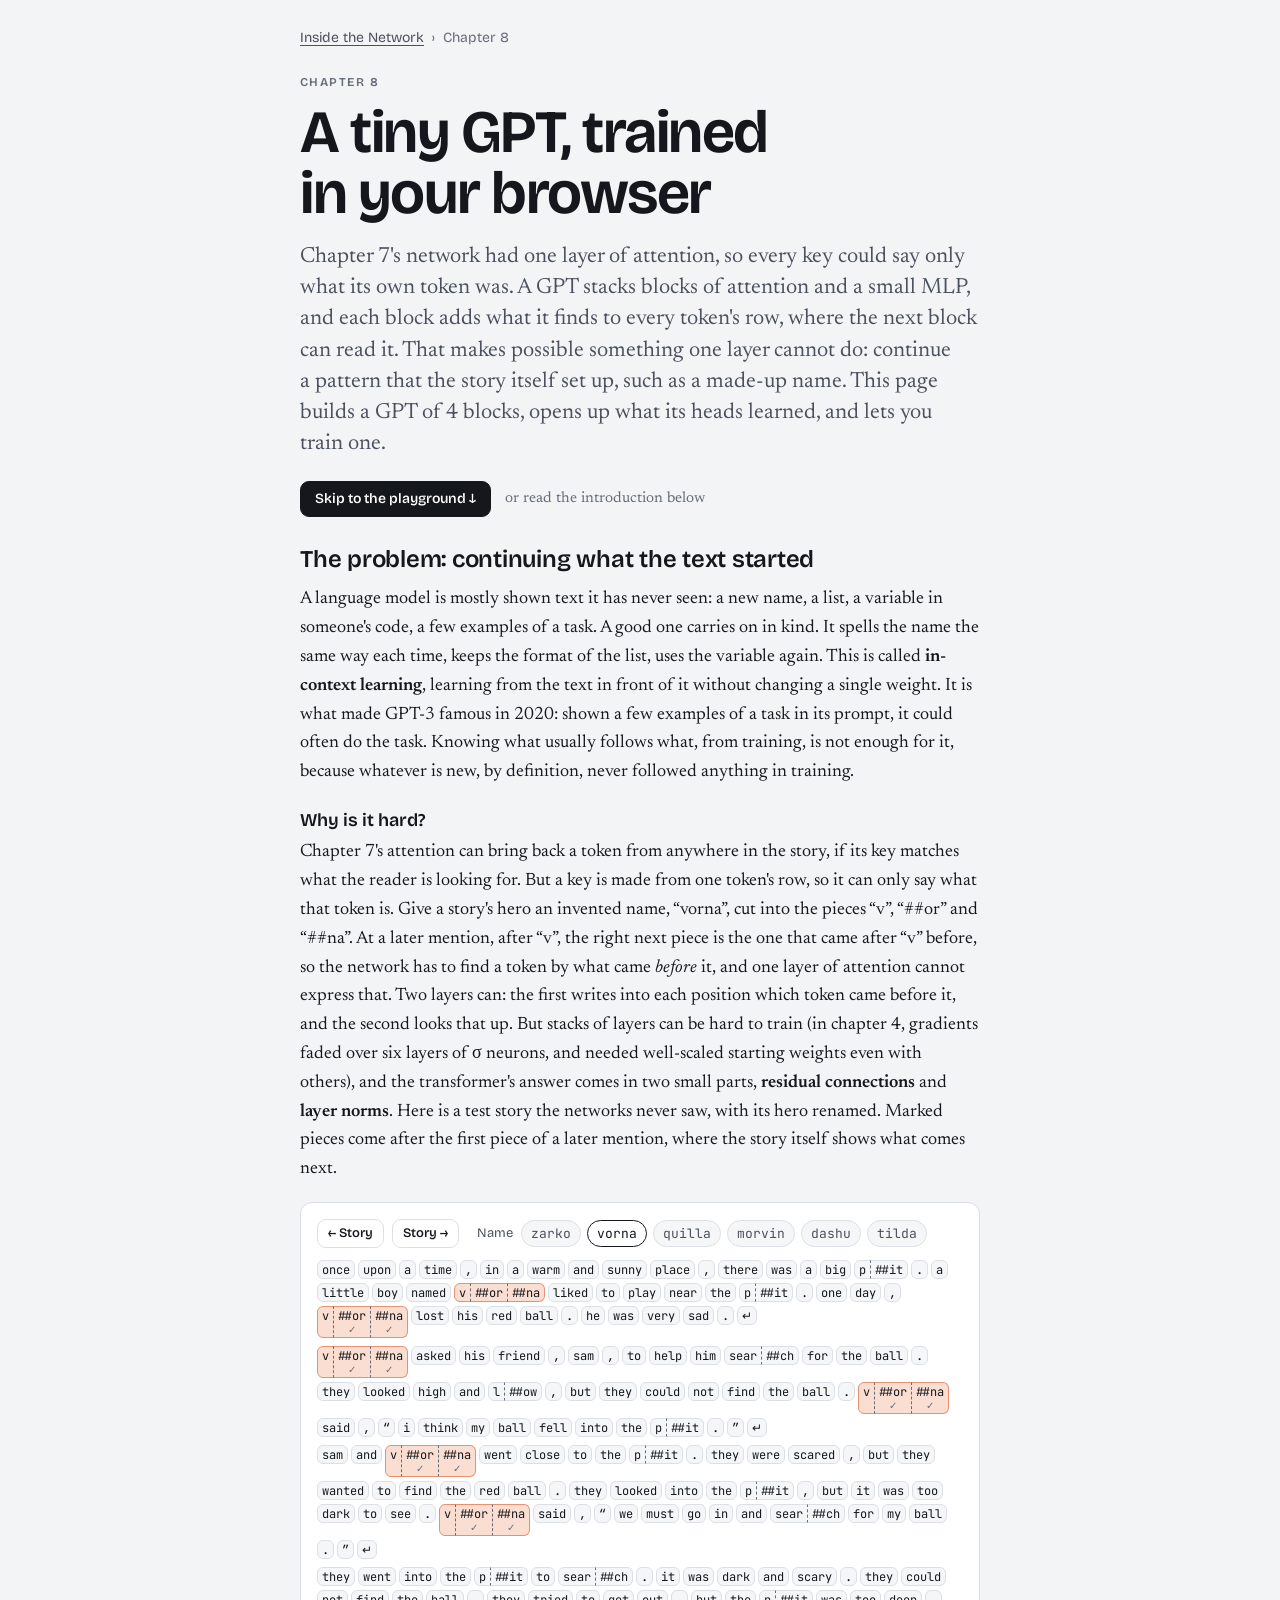
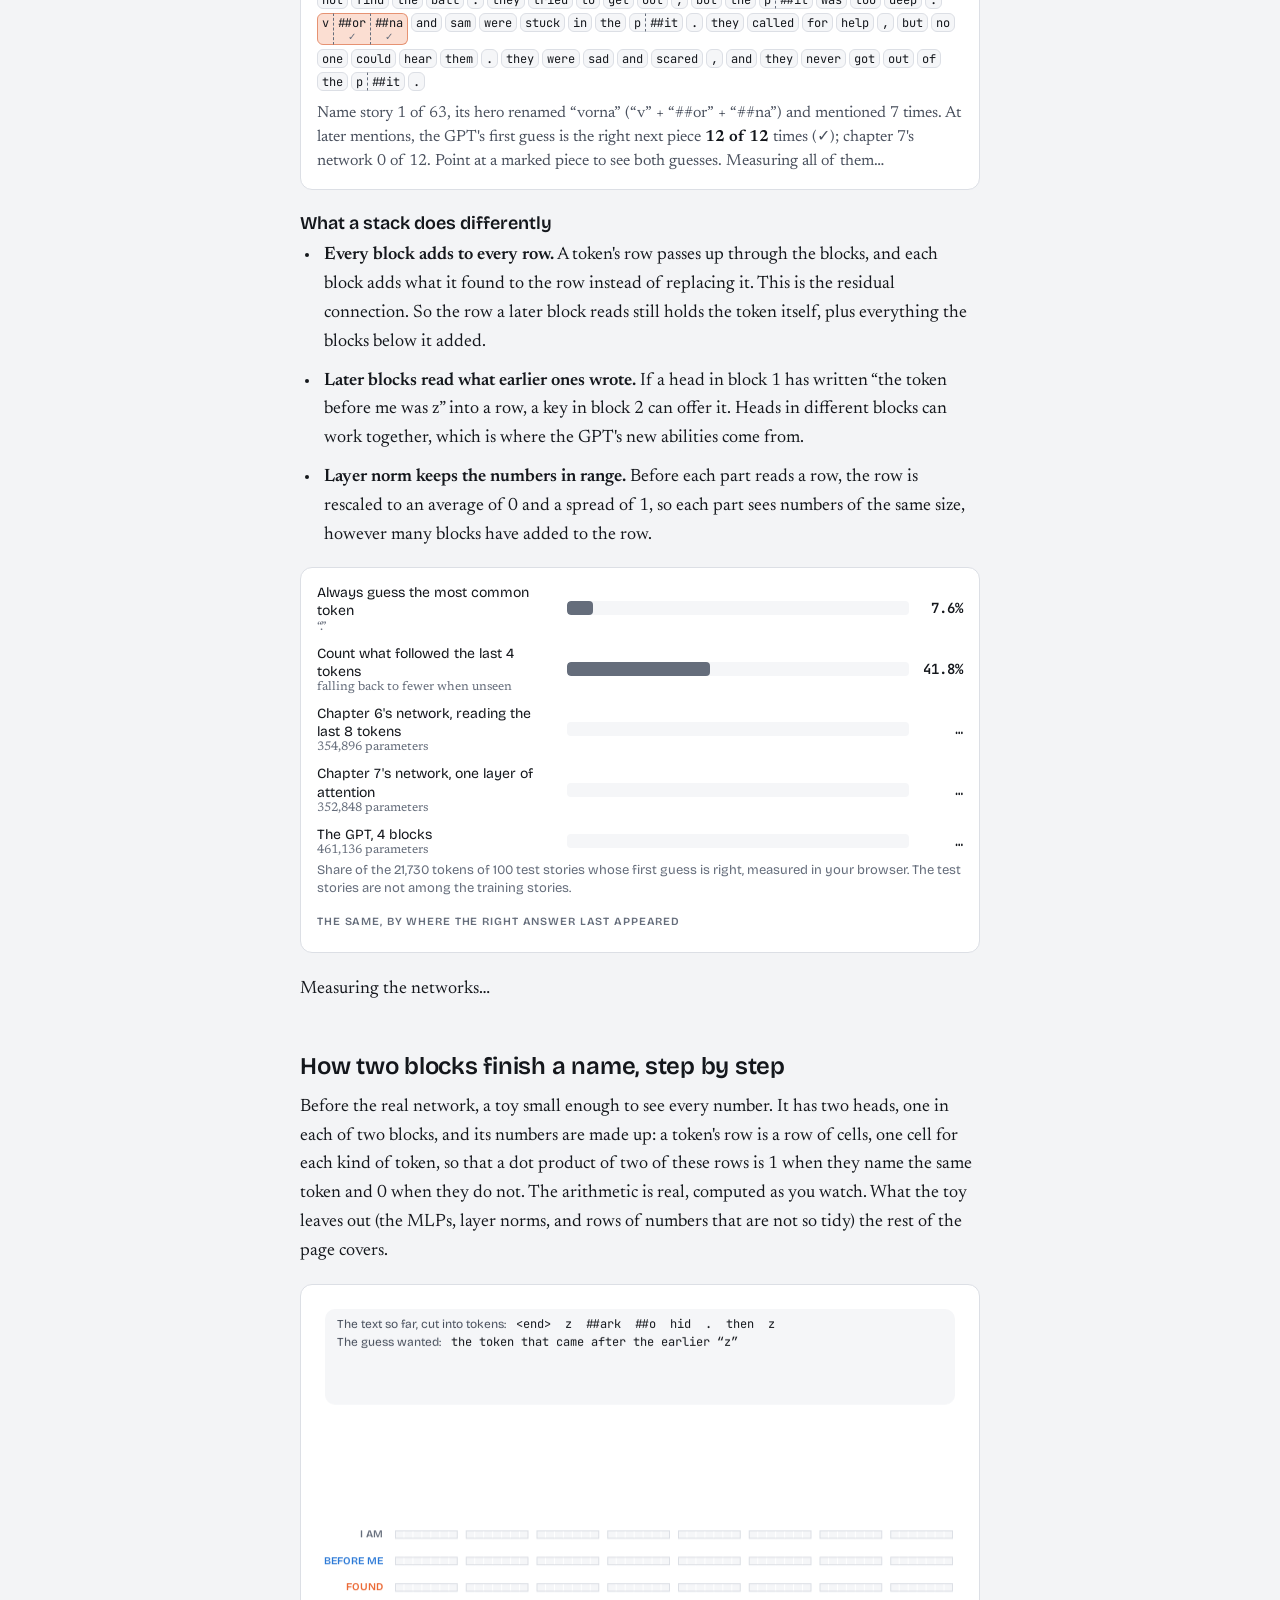
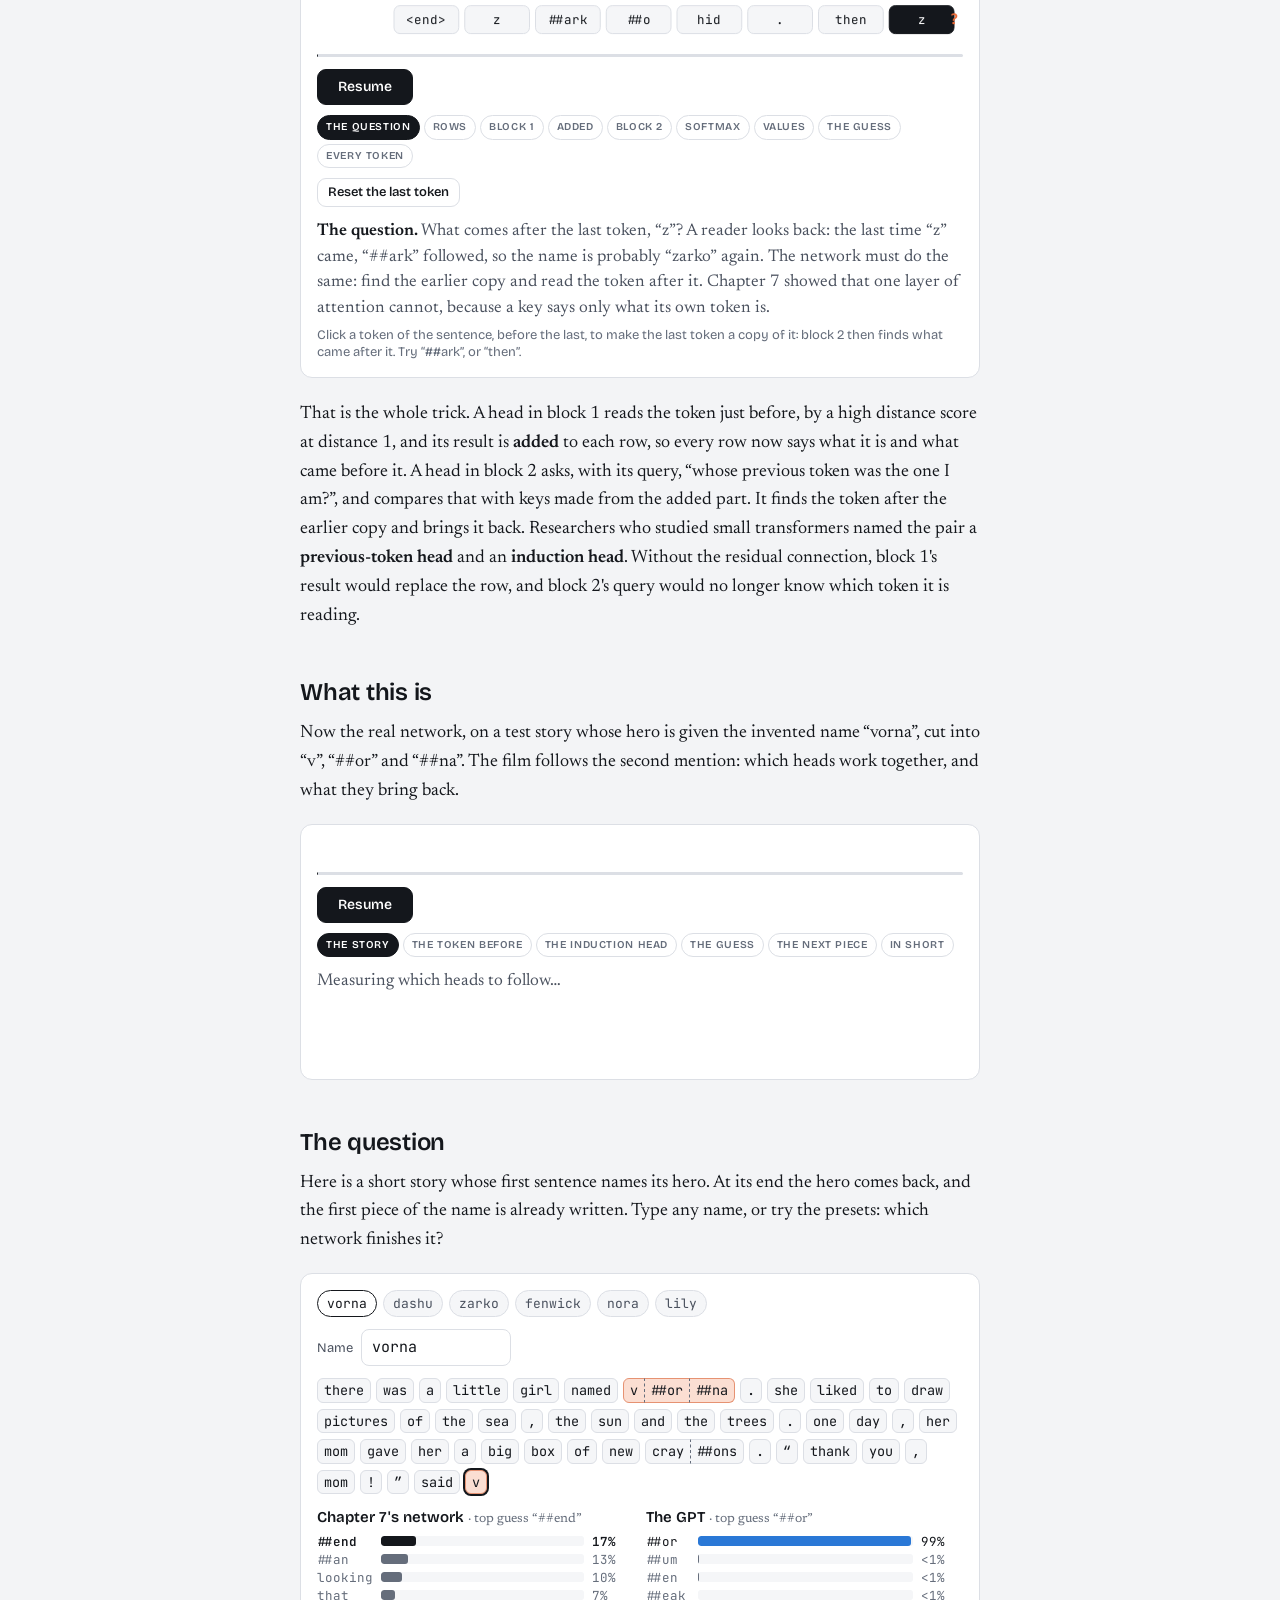
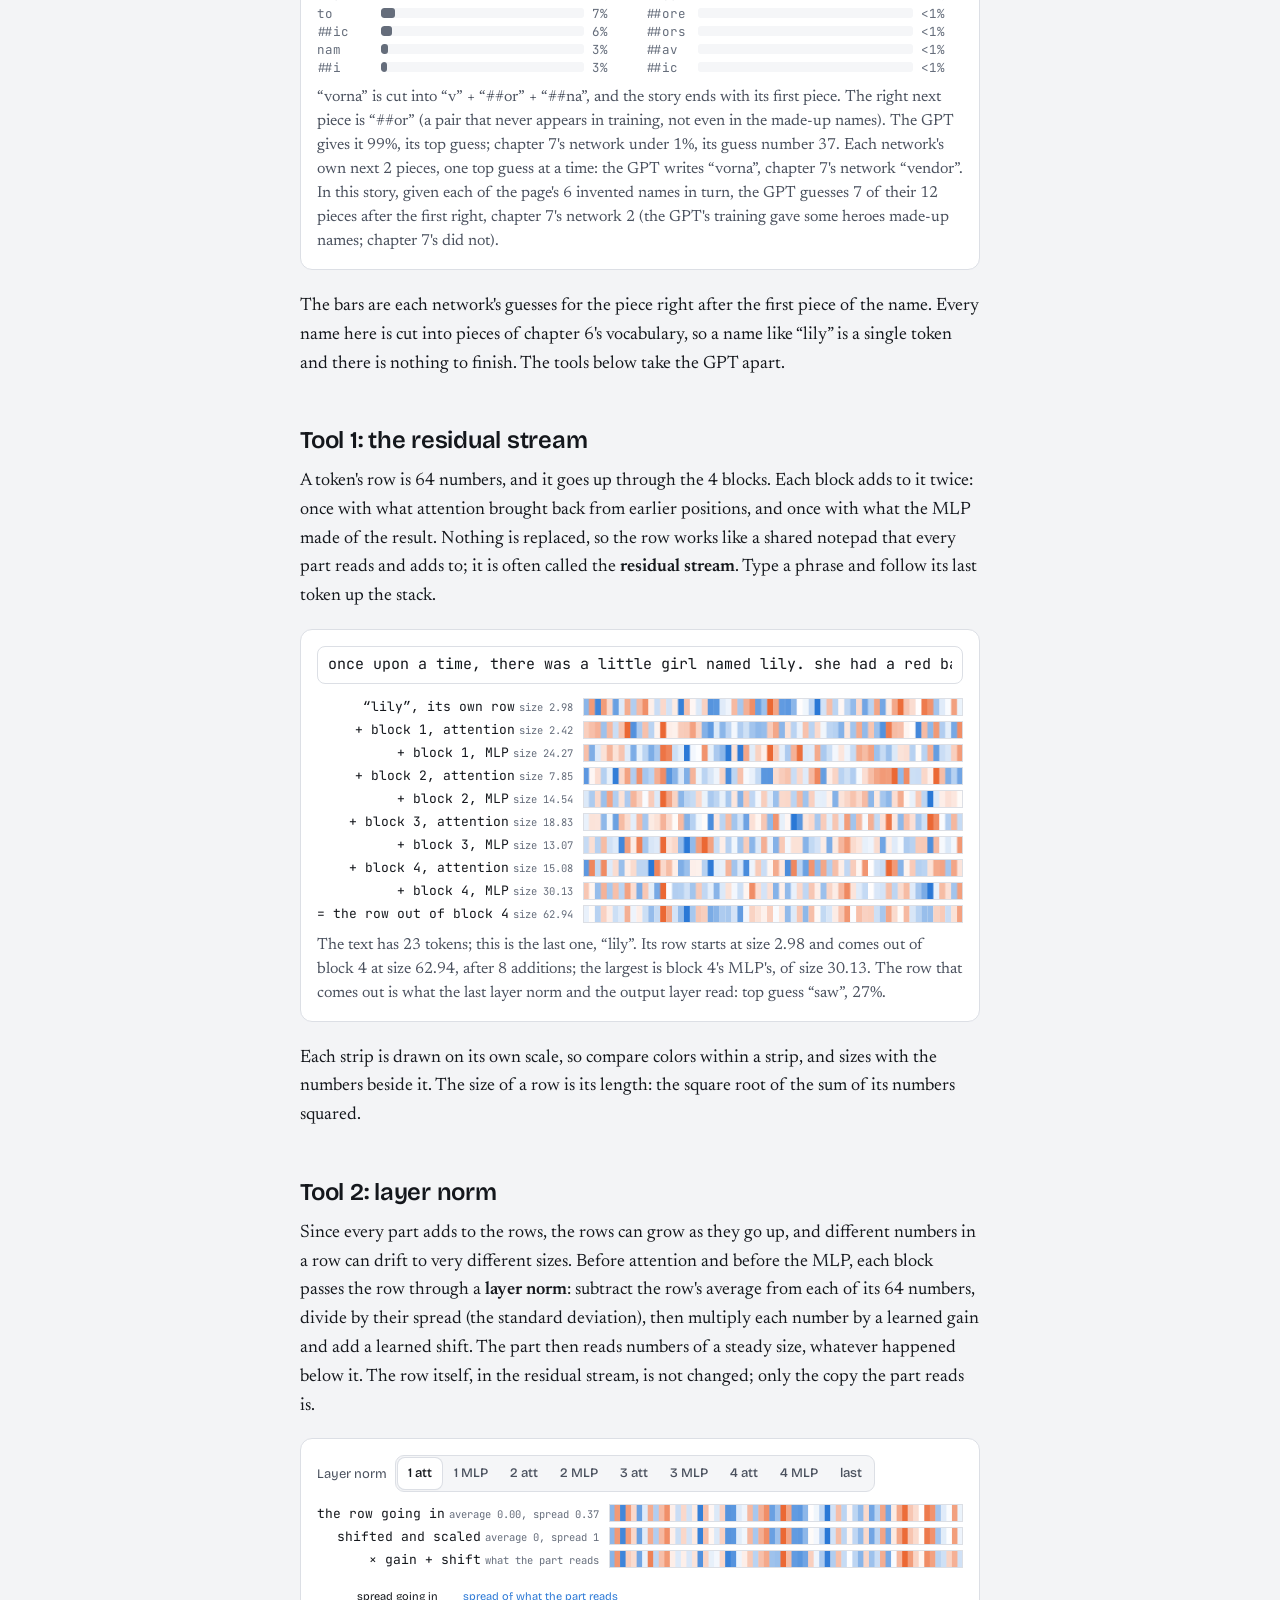
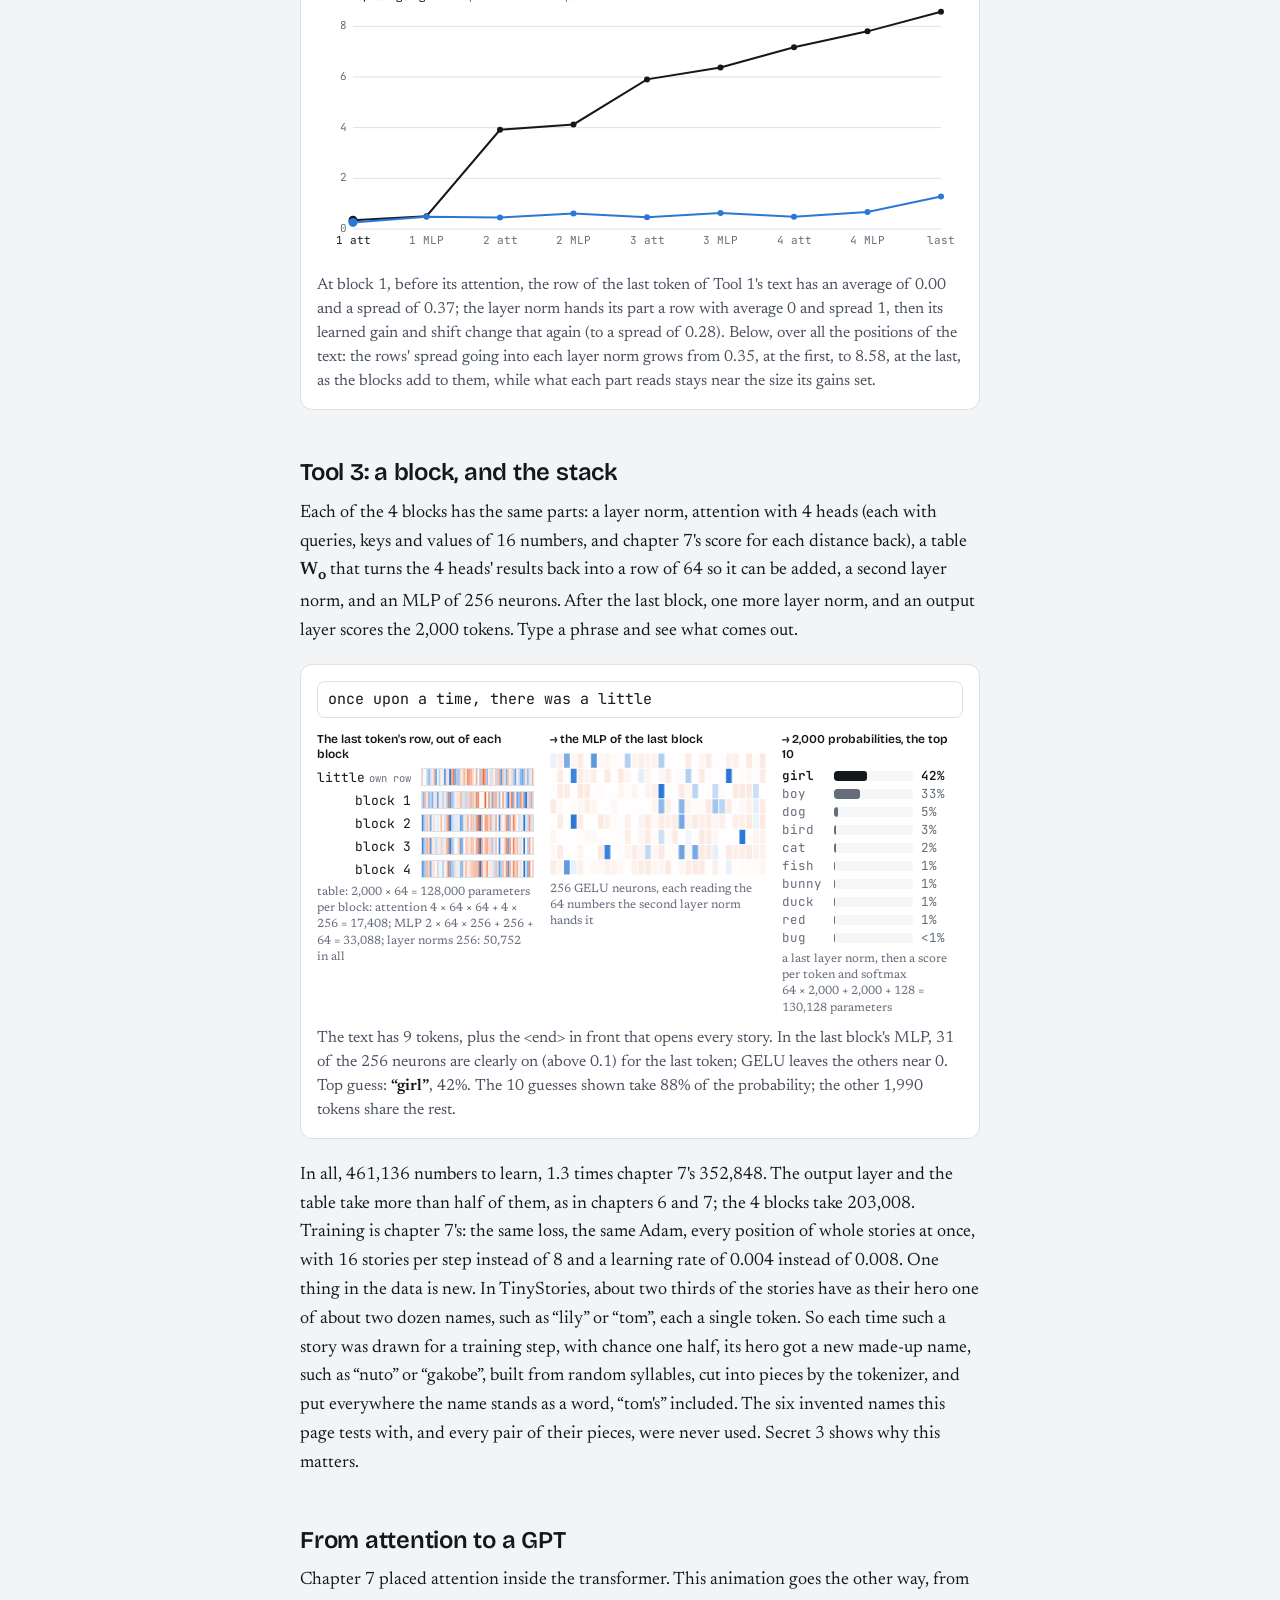
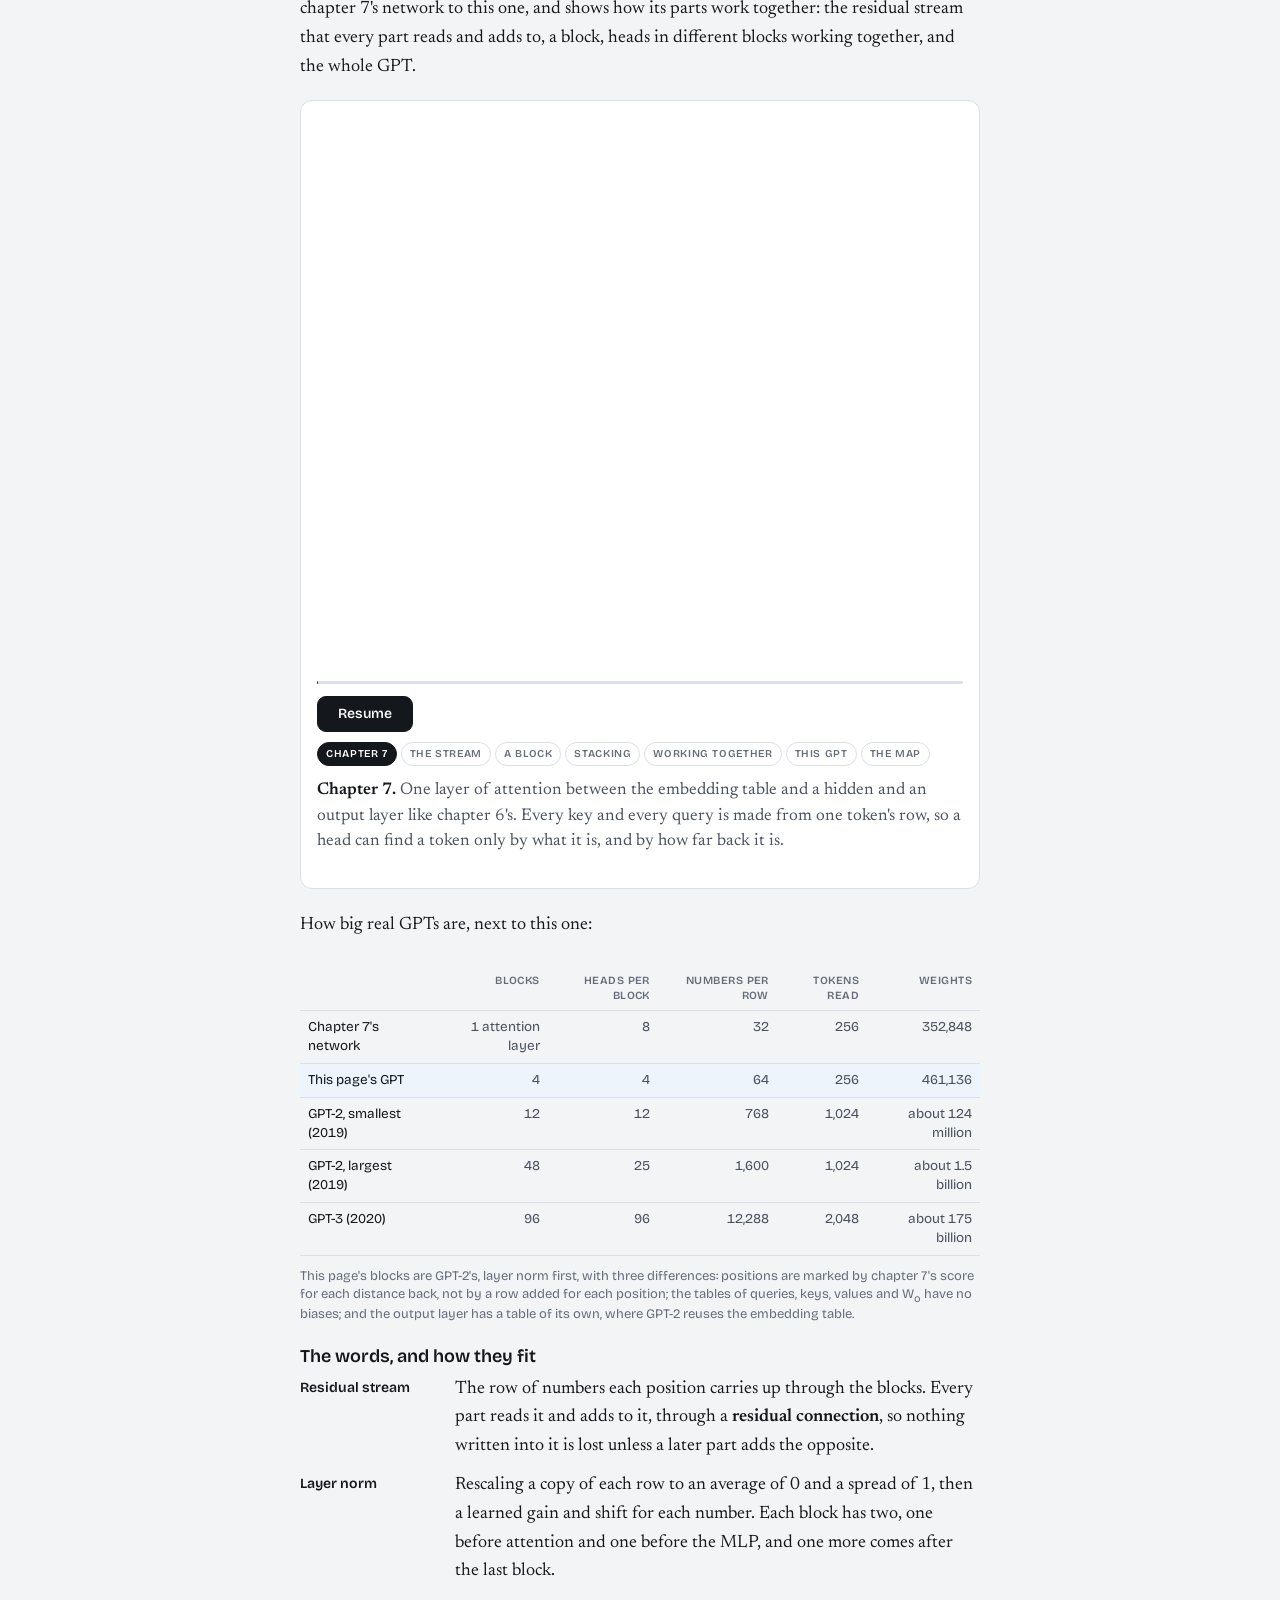
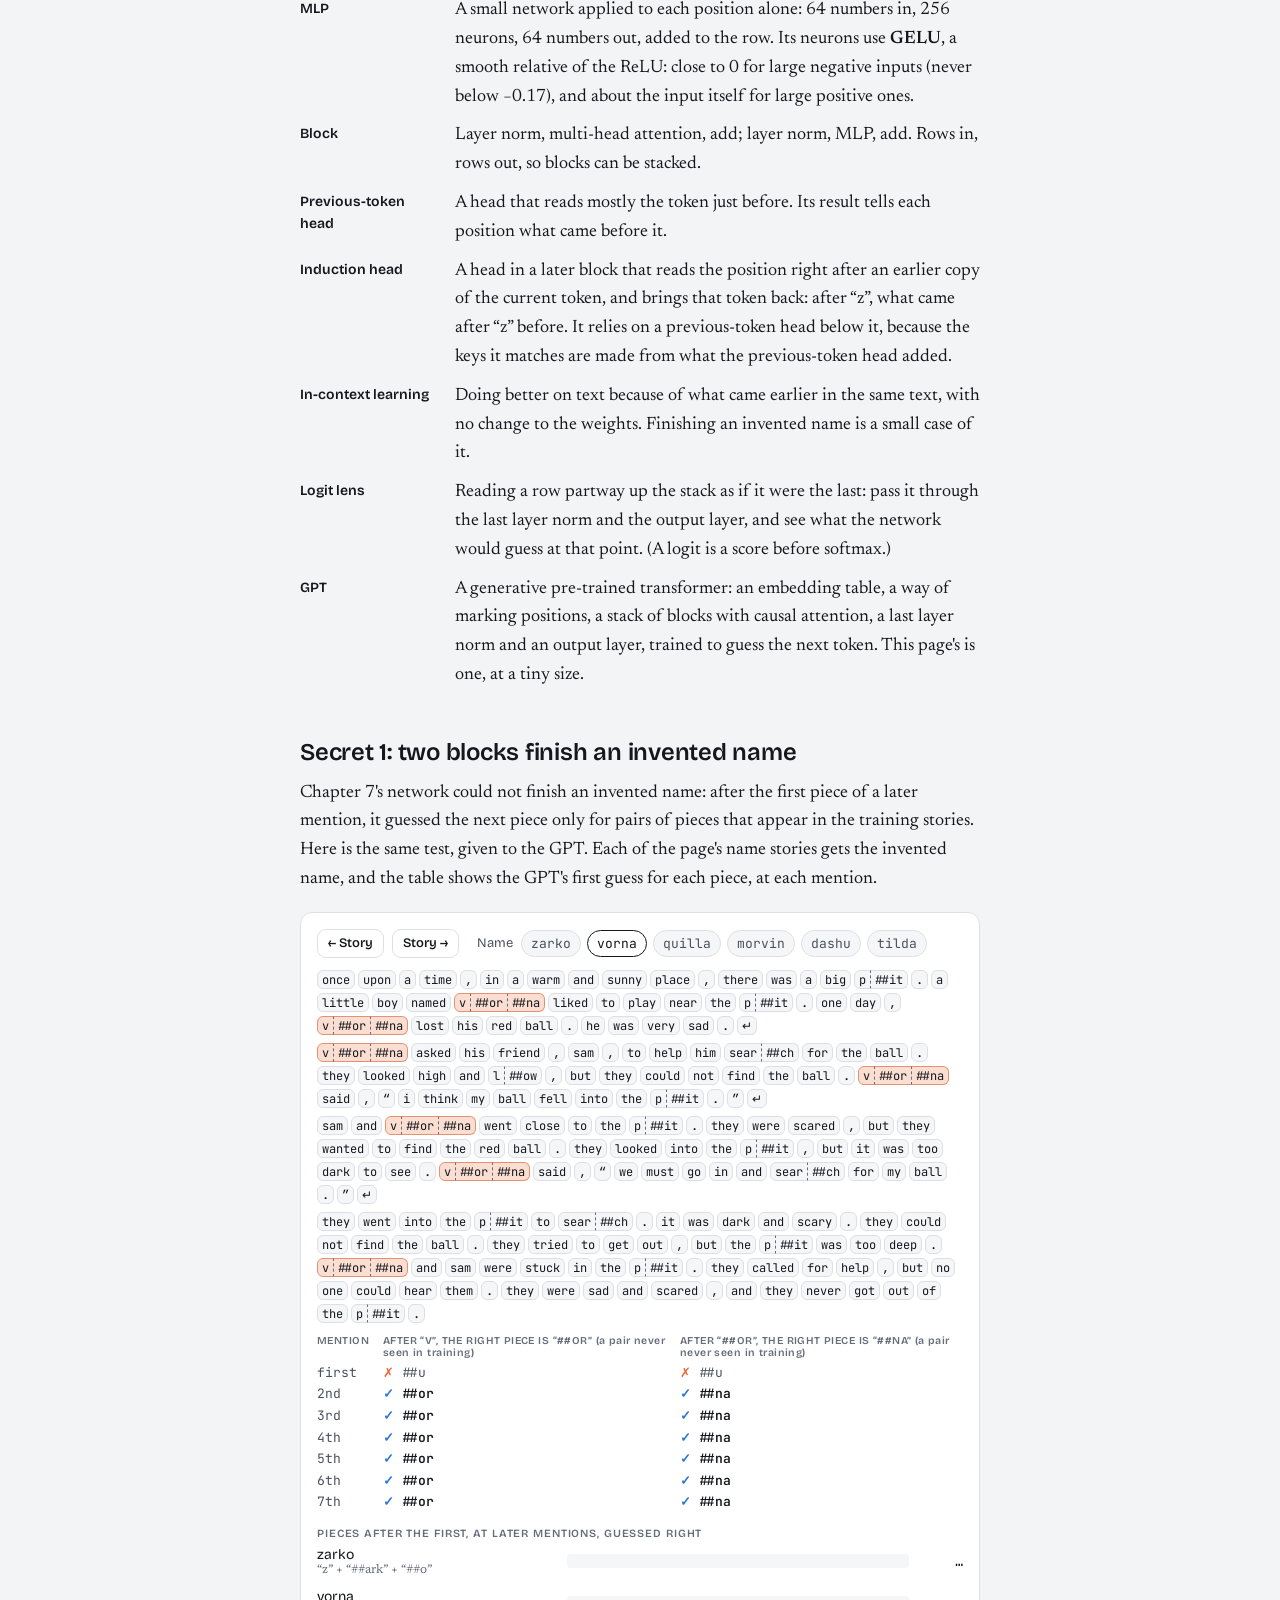
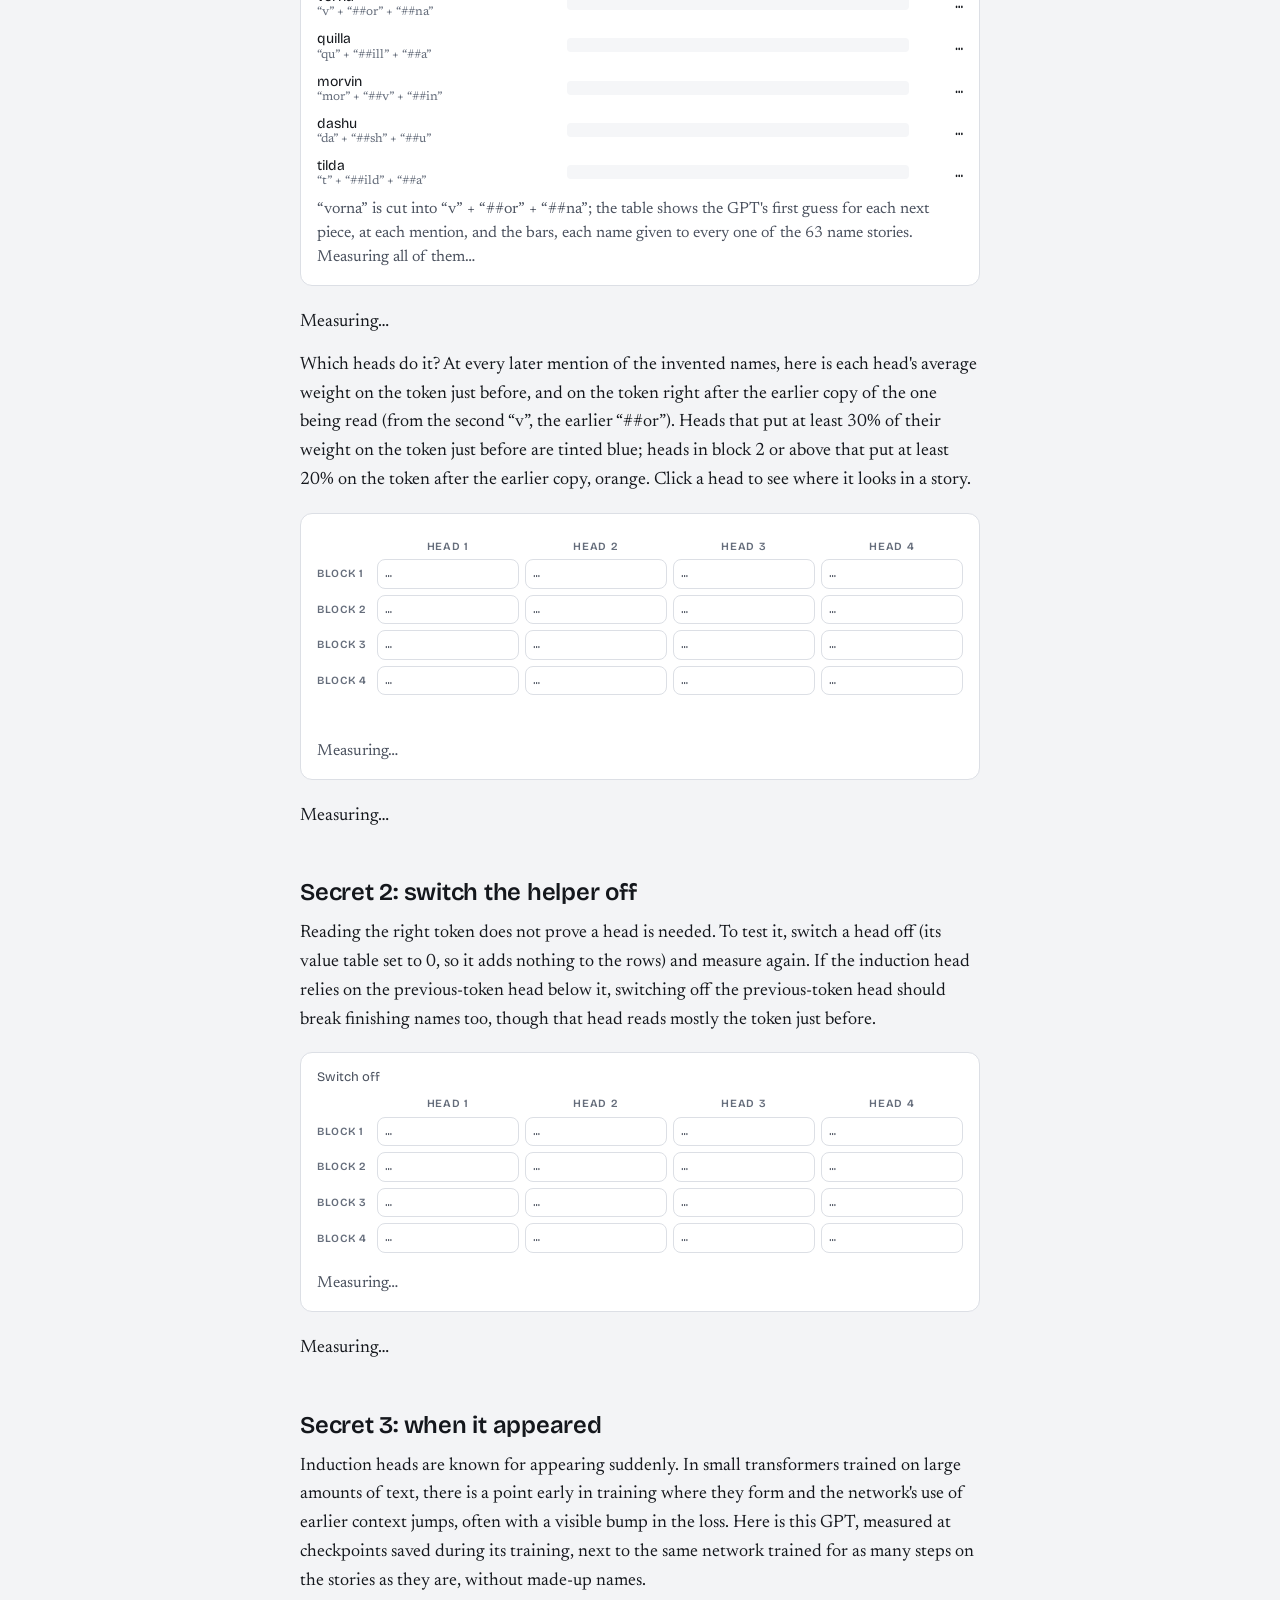
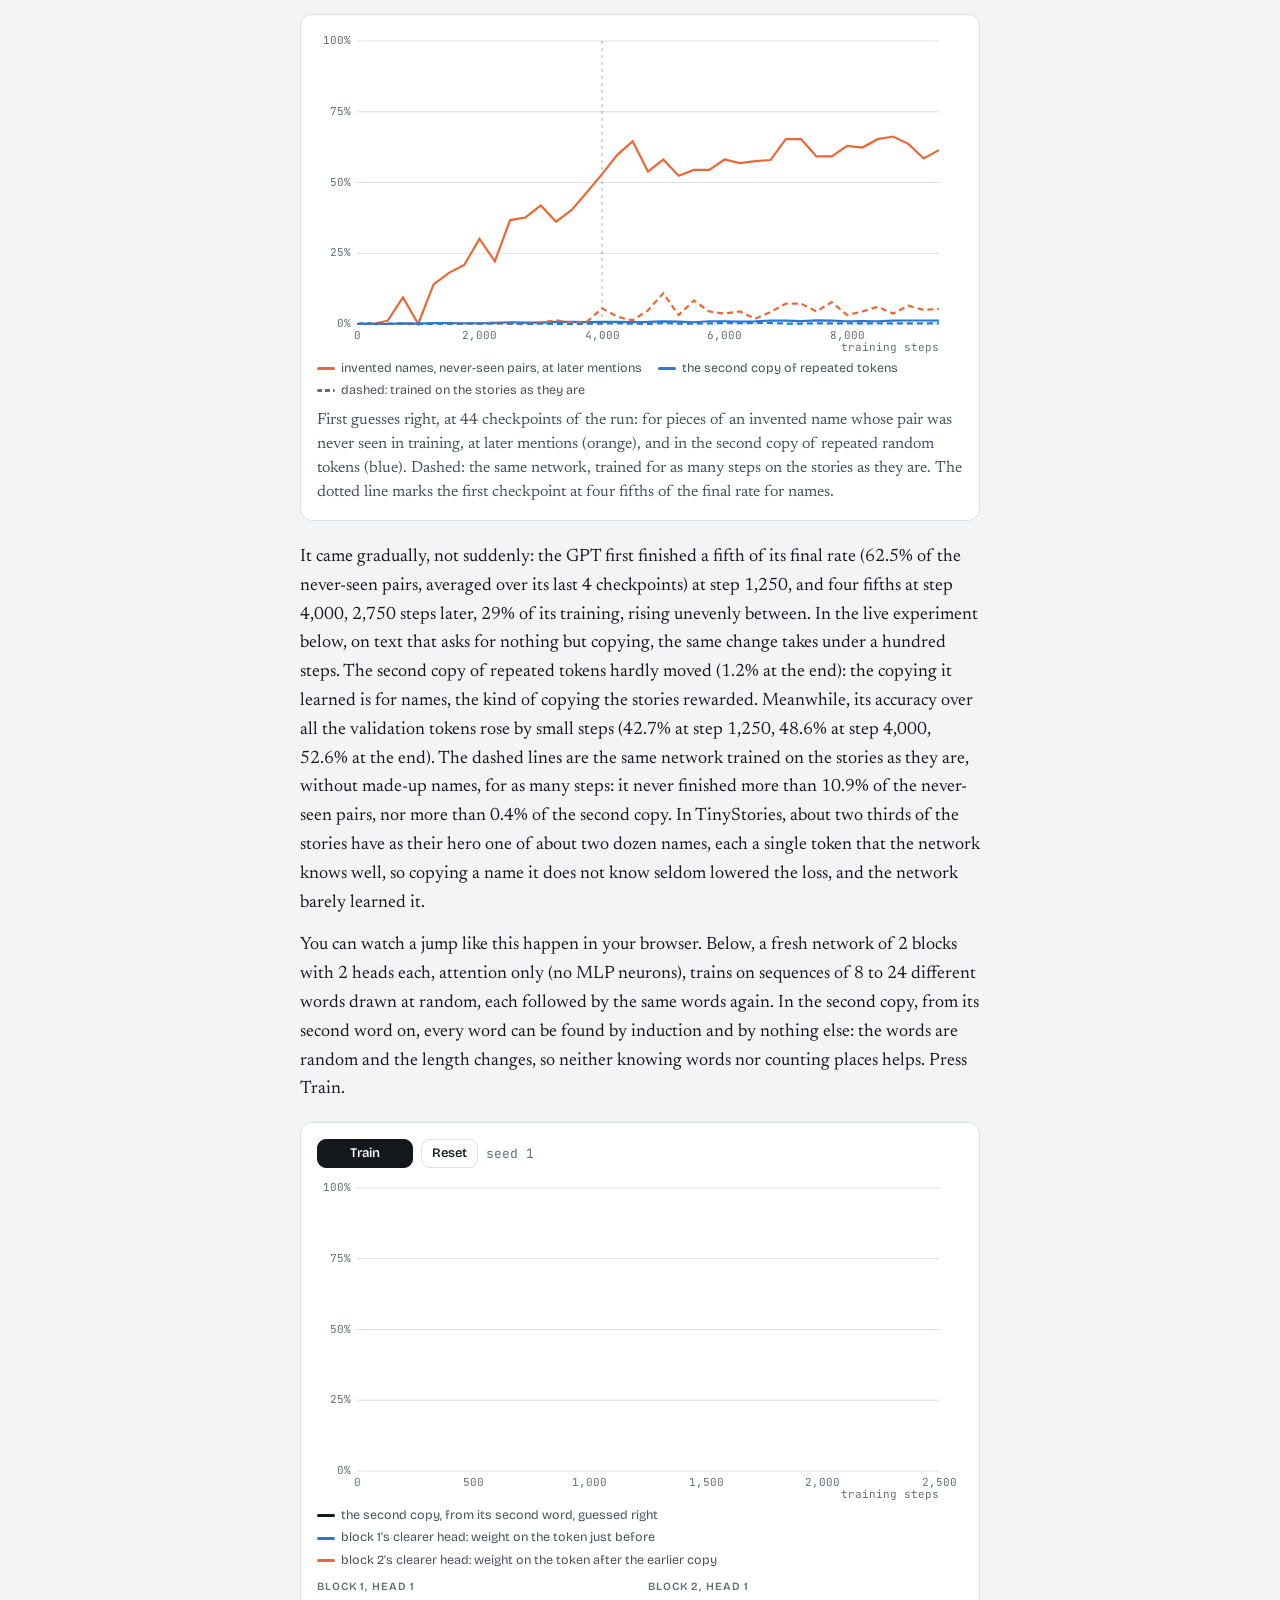
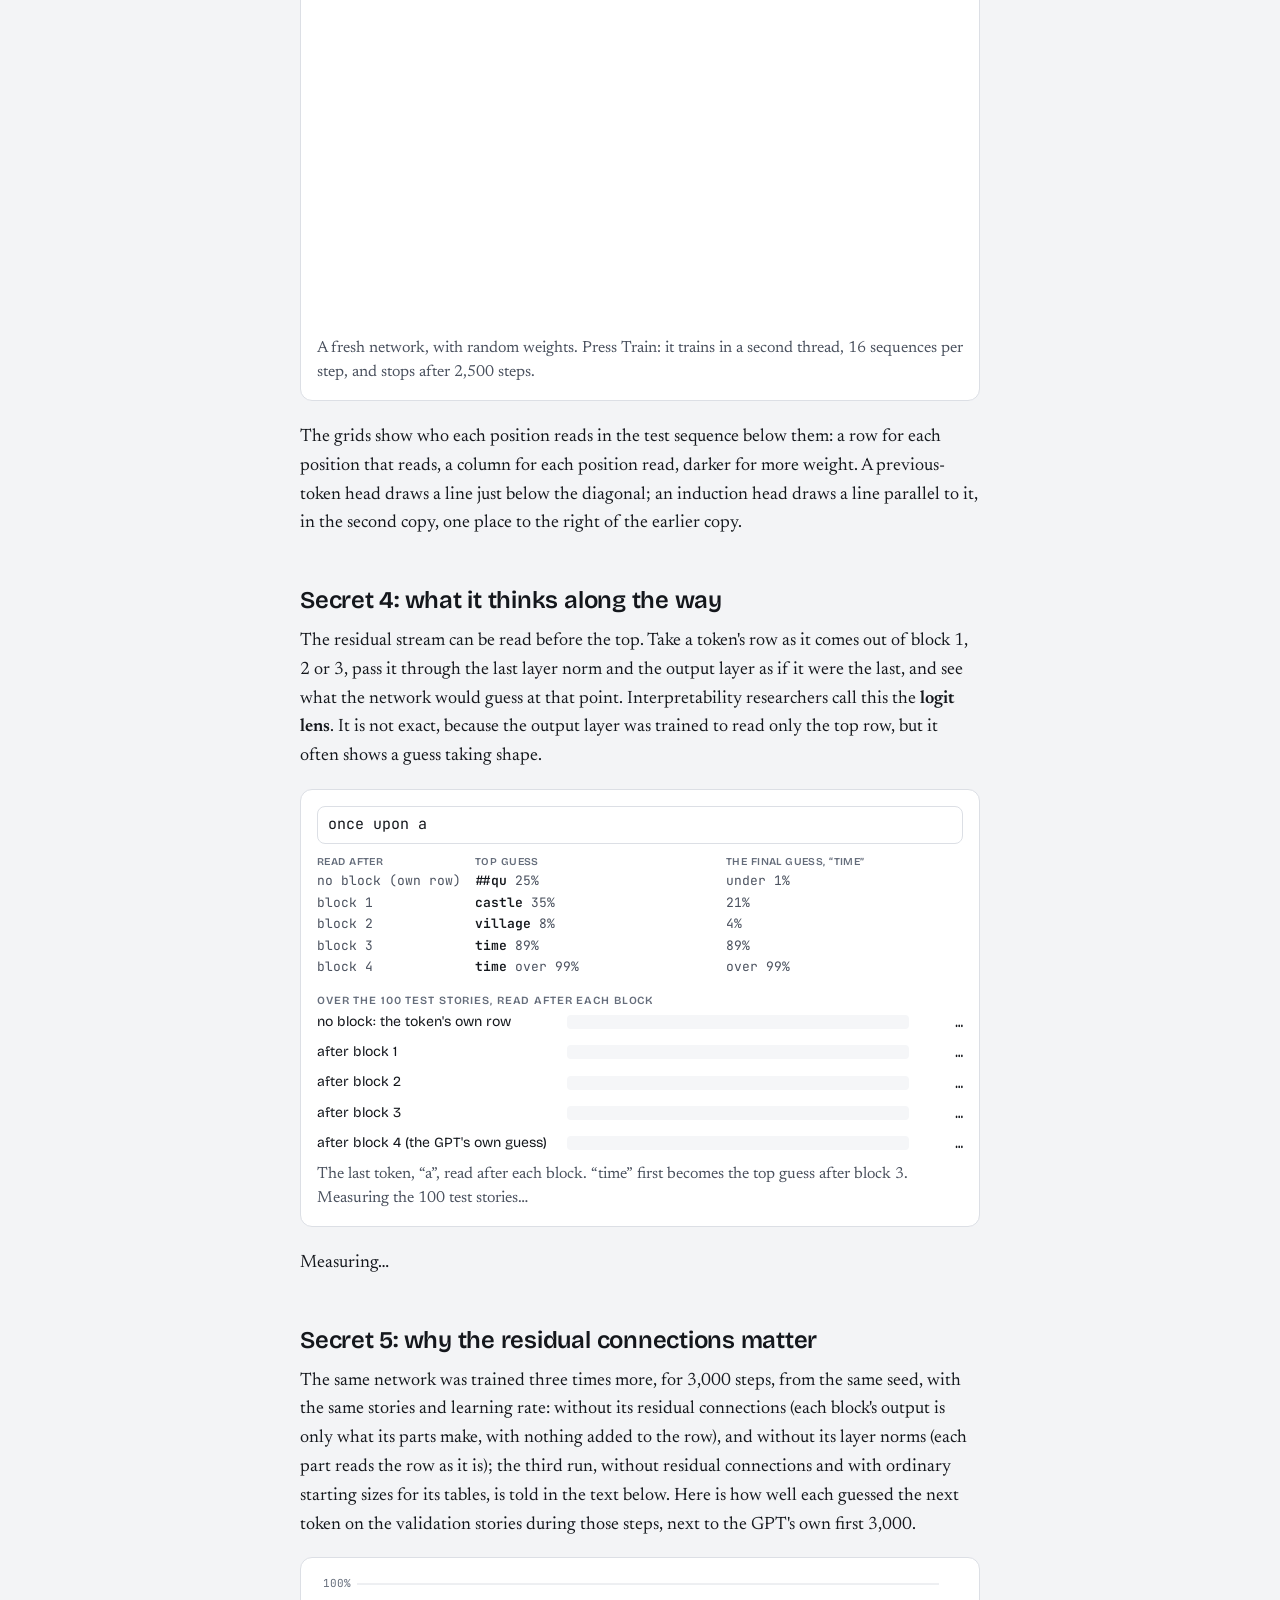
<file: gpt/index.html>
<!doctype html>
<html lang="en">
<head>
<meta charset="utf-8">
<meta name="viewport" content="width=device-width, initial-scale=1, viewport-fit=cover">
<meta name="description" content="A tiny GPT, built by hand and trained on children's stories: blocks of attention and an MLP, joined by residual connections and layer norms. How two of its heads work together to continue a pattern the story set up, such as an invented name, and how to train one in your browser.">
<style>
:root { color-scheme: light; padding-top: env(safe-area-inset-top, 0px); padding-bottom: env(safe-area-inset-bottom, 0px); }
body { margin: 0; font: 14px system-ui, -apple-system, "Segoe UI", sans-serif; }
img { max-width: 100%; }
[hidden] { display: none !important; }
</style>
<title>A tiny GPT</title>
<link rel="icon" href="data:image/svg+xml,%3Csvg xmlns='http://www.w3.org/2000/svg' viewBox='0 0 32 32'%3E%3Crect x='5' y='22' width='22' height='5' rx='2' fill='%2314171c'/%3E%3Crect x='5' y='14' width='22' height='5' rx='2' fill='%232a78d6'/%3E%3Crect x='5' y='6' width='22' height='5' rx='2' fill='%23eb6834'/%3E%3C/svg%3E">
<link rel="preconnect" href="https://fonts.googleapis.com">
<link rel="preconnect" href="https://fonts.gstatic.com" crossorigin>
<link rel="stylesheet" href="https://fonts.googleapis.com/css2?family=Bricolage+Grotesque:opsz,wght@12..96,400..700&family=JetBrains+Mono:wght@400;500;600&family=Newsreader:ital,opsz,wght@0,6..72,400..600;1,6..72,400&display=swap">
<link rel="stylesheet" href="../assets/site.css">
<style>
/* Chapter 8: tokens as chips, shaded by attention; blocks and heads as small cards; curves over training. */
.pair { display: grid; grid-template-columns: minmax(0, 1fr) minmax(0, 1fr); gap: 12px; }
@media (max-width: 520px) { .pair { grid-template-columns: minmax(0, 1fr); } }
.panel { position: relative; min-width: 0; }
.ptitle { font: 600 11px/1.2 var(--font-display); letter-spacing: 0.08em; text-transform: uppercase; color: var(--ink-3); margin: 0 0 6px; min-height: 1.2em; }
.readout { font: 16px/1.5 var(--font-body); color: var(--ink-2); margin: 10px 0 0; font-variant-numeric: tabular-nums; }
.readout b { color: var(--ink); }
.status { font: 13px/1.4 var(--font-mono); color: var(--ink-3); margin: 8px 0 0; }
.btn.small { padding: 7px 10px; font-size: 13px; }
.hint { font: 13px/1.3 var(--font-display); color: var(--ink-3); }
.cap2 { font: 13px/1.35 var(--font-display); color: var(--ink-3); margin: 6px 0 0; }
.cap2 b { color: var(--ink); font-weight: 600; }
h3 { font: 600 18px/1.3 var(--font-display); color: var(--ink); margin: 22px 0 6px; }
.ctl-row { display: flex; flex-wrap: wrap; gap: 10px 18px; align-items: center; margin-bottom: 12px; }
.ctl-row label, .ctl-row .lb { font: 13px var(--font-display); color: var(--ink-2); display: inline-flex; gap: 8px; align-items: center; }
.in { font: 15px/1.3 var(--font-mono); padding: 8px 10px; border: 1px solid var(--rule); border-radius: 8px; background: var(--sheet); color: var(--ink); min-width: 0; }
.in:focus-visible, textarea:focus-visible { outline: 2px solid var(--ink); outline-offset: 1px; }
.in.wide { flex: 1 1 260px; }
.in.word { width: 8.5em; }
textarea.in { width: 100%; box-sizing: border-box; resize: vertical; min-height: 7em; font-size: 14px; line-height: 1.45; }
.presets { display: flex; flex-wrap: wrap; gap: 6px; }
.presets button { font: 13px/1 var(--font-mono); padding: 6px 9px; border: 1px solid var(--rule); border-radius: 99px; background: var(--well); color: var(--ink-2); cursor: pointer; }
.presets button[aria-pressed="true"] { background: var(--sheet); color: var(--ink); border-color: var(--ink); }
.presets button:focus-visible { outline: 2px solid var(--ink); outline-offset: 2px; }
/* tokens: one chip per token; the pieces of one word sit glued together; --w shades a chip by its attention weight */
.toks { display: flex; flex-wrap: wrap; align-items: flex-start; gap: 6px 5px; font: 13.5px/1 var(--font-mono); }
.toks .w { display: inline-flex; }
.tk { display: inline-block; padding: 5px 6px 4px; border: 1px solid var(--rule); background: var(--well); color: var(--ink); border-radius: 6px; white-space: pre; position: relative; }
.w .tk + .tk { border-left: 1px dashed var(--ink-3); border-top-left-radius: 0; border-bottom-left-radius: 0; margin-left: -1px; }
.w .tk:not(:last-child) { border-top-right-radius: 0; border-bottom-right-radius: 0; }
.tk small { display: block; font: 10px/1 var(--font-mono); color: var(--ink-3); margin-top: 3px; text-align: center; }
.tk.heat { background: color-mix(in srgb, var(--pos) calc(var(--w) * 100%), var(--well)); border-color: color-mix(in srgb, var(--pos) calc(var(--w) * 100%), var(--rule)); }
.tk.heat.hot { color: var(--sheet); }
.tk.far { background: color-mix(in srgb, var(--pos) 18%, var(--sheet)); border-color: color-mix(in srgb, var(--pos) 55%, var(--rule)); }
.tk.name { background: color-mix(in srgb, var(--neg) 22%, var(--sheet)); border-color: color-mix(in srgb, var(--neg) 65%, var(--rule)); }
/* a piece of the name that a head reads: shaded by its weight like any chip, outlined as a piece of the name */
.tk.name.heat { background: color-mix(in srgb, var(--pos) calc(var(--w) * 100%), color-mix(in srgb, var(--neg) 22%, var(--sheet))); }
.tk.cur { box-shadow: 0 0 0 2px var(--ink); }
.tk.win { border-style: solid; border-color: var(--ink-3); }
.tk.dim { color: var(--ink-3); }
.tk.pick { cursor: pointer; }
.toks .br { flex-basis: 100%; height: 0; }
.toks.big { font-size: 15px; }
.toks.small { font-size: 12px; gap: 4px 3px; }
.toks.small .tk { padding: 3px 4px 2px; }
/* probability bars, with a word on the left */
.bars { display: grid; grid-template-columns: minmax(3.5em, max-content) minmax(0, 1fr) 3.4em; gap: 3px 8px; align-items: center; font: 12.5px/1.2 var(--font-mono); color: var(--ink-3); font-variant-numeric: tabular-nums; }
.bars .bar { height: 10px; background: var(--well); border-radius: 3px; overflow: hidden; }
.bars .bar i { display: block; height: 100%; background: var(--ink-3); border-radius: 3px; }
.bars .top { color: var(--ink); font-weight: 600; }
.bars .bar.top i { background: var(--ink); }
.bars .hit { color: var(--ink); }
.bars .bar.hit i { background: var(--pos); }
.guess { font: 600 15px/1.3 var(--font-display); color: var(--ink); margin: 0 0 6px; }
.guess small { font: 13px var(--font-body); color: var(--ink-3); font-weight: 400; }
/* the ladder */
.ladder { display: grid; gap: 12px; }
.lr { display: grid; grid-template-columns: minmax(0, 17em) minmax(0, 1fr) 3em; gap: 4px 12px; align-items: center; font: 14px/1.3 var(--font-display); color: var(--ink); }
.lr .bar { height: 14px; background: var(--well); border-radius: 4px; overflow: hidden; }
.lr .bar i { display: block; height: 100%; background: var(--ink-3); border-radius: 4px; }
.lr.best .bar i { background: var(--ink); }
.lr b { font: 600 14px var(--font-mono); color: var(--ink); text-align: right; font-variant-numeric: tabular-nums; }
.lr small { display: block; font: 12.5px var(--font-body); color: var(--ink-3); }
@media (max-width: 520px) { .lr { grid-template-columns: minmax(0, 1fr) 3em; grid-template-areas: "l v" "b b"; } .lr > span:first-child { grid-area: l; } .lr .bar { grid-area: b; } .lr b { grid-area: v; } }
/* the split ladder: one group per kind of answer, three thin bars each */
.split { display: grid; gap: 16px; margin-top: 8px; }
.sg h4 { font: 600 13.5px/1.3 var(--font-display); color: var(--ink); margin: 0 0 6px; }
.sg h4 small { font: 12.5px var(--font-body); color: var(--ink-3); font-weight: 400; }
.sg .lr { font-size: 13px; gap: 3px 12px; }
.sg .lr .bar { height: 10px; }
.sg .lr b { font-size: 13px; }
/* attention weights, token by token */
.wt { display: grid; grid-template-columns: minmax(4.5em, max-content) 3.6em repeat(3, 4.2em) minmax(0, 1fr) 3.4em; gap: 4px 8px; align-items: center; font: 12.5px/1.2 var(--font-mono); color: var(--ink-2); font-variant-numeric: tabular-nums; }
.wt .h { font: 600 10.5px/1.2 var(--font-display); letter-spacing: 0.04em; text-transform: uppercase; color: var(--ink-3); }
.wt .num { text-align: right; }
.wt.cos { grid-template-columns: minmax(4.5em, max-content) 3.6em repeat(3, 4.2em) minmax(0, 1fr) 3.4em 5.6em; }
.wt .cmp { color: var(--ink-3); white-space: nowrap; }
.wt .bar { height: 10px; background: var(--well); border-radius: 3px; overflow: hidden; }
.wt .bar i { display: block; height: 100%; background: var(--pos); border-radius: 3px; }
.wt b { color: var(--ink); font-weight: 600; }
@media (max-width: 560px) { .wt { grid-template-columns: minmax(4em, max-content) 3em 3.8em minmax(0, 1fr) 3.2em; } .wt .opt { display: none; } }
/* strips of numbers */
.strips { display: grid; grid-template-columns: max-content minmax(0, 1fr); gap: 5px 10px; align-items: center; font: 13px/1 var(--font-mono); color: var(--ink); }
.strips canvas { display: block; width: 100%; height: 18px; }
.strips .lab2 { text-align: right; }
.strips .lab2 small { color: var(--ink-3); font-size: 10.5px; margin-left: 4px; }
/* the walk through the network */
.stages { display: grid; grid-template-columns: minmax(0, 1.2fr) minmax(0, 1.2fr) minmax(0, 1fr); gap: 18px 16px; align-items: start; margin-top: 14px; }
@media (max-width: 640px) { .stages { grid-template-columns: minmax(0, 1fr); } }
.stage { min-width: 0; }
.stage .sh { font: 600 12px/1.25 var(--font-display); color: var(--ink); margin: 0 0 6px; }
.stage .sd { font: 12px/1.35 var(--font-body); color: var(--ink-3); margin: 6px 0 0; }
.stage canvas { display: block; width: 100%; }
/* heads as cards */
.heads { display: grid; grid-template-columns: repeat(4, minmax(0, 1fr)); gap: 10px; margin-top: 12px; }
@media (max-width: 700px) { .heads { grid-template-columns: repeat(2, minmax(0, 1fr)); } }
.hc { border: 1px solid var(--rule); border-radius: 10px; padding: 8px 9px 9px; min-width: 0; background: var(--sheet); }
.hc h4 { font: 600 12.5px/1.2 var(--font-display); color: var(--ink); margin: 0 0 4px; }
.hc h4 small { display: block; font: 11.5px/1.3 var(--font-body); color: var(--ink-3); font-weight: 400; margin-top: 2px; }
.hc canvas { display: block; width: 100%; height: 62px; }
.hc .rd { font: 11.5px/1.35 var(--font-mono); color: var(--ink-2); margin-top: 5px; overflow-wrap: anywhere; min-height: 2.7em; }
.hc .rd b { color: var(--ink); font-weight: 600; }
.curves { display: block; width: 100%; aspect-ratio: 16 / 7; }
/* the step-by-step animations: canvases whose height the script sets */
.anim-cv { display: block; width: 100%; height: 420px; }
.film .hint { margin: 6px 0 0; }
/* sizes of real transformers */
table.sizes { width: 100%; border-collapse: collapse; margin: 14px 0 6px; font: 13.5px/1.4 var(--font-display); color: var(--ink-2); font-variant-numeric: tabular-nums; }
table.sizes th, table.sizes td { text-align: right; padding: 7px 8px; border-bottom: 1px solid var(--rule); vertical-align: top; }
table.sizes th:first-child, table.sizes td:first-child { text-align: left; }
table.sizes th { font: 600 11px/1.3 var(--font-display); letter-spacing: 0.04em; text-transform: uppercase; color: var(--ink-3); }
table.sizes td:first-child { color: var(--ink); }
table.sizes tr.here td { background: color-mix(in srgb, var(--pos) 8%, var(--sheet)); }
.table-wrap { overflow-x: auto; }
/* name swaps */
.swap { display: grid; grid-template-columns: max-content minmax(0, 1fr) minmax(0, 1fr); gap: 4px 14px; font: 13px/1.35 var(--font-mono); color: var(--ink-2); margin-top: 12px; align-items: baseline; }
.swap .h { font: 600 10.5px/1.2 var(--font-display); letter-spacing: 0.04em; text-transform: uppercase; color: var(--ink-3); }
.swap .ok { color: var(--ink); font-weight: 600; }
.swap .ok::before { content: "✓ "; color: var(--pos); }
.swap .no::before { content: "✗ "; color: var(--neg); }
.ex { font: 15px/1.5 var(--font-body); color: var(--ink-2); margin: 4px 0; }
/* playground */
.pg-grid { display: grid; grid-template-columns: minmax(0, 6fr) minmax(0, 5fr); gap: 28px; padding-top: 18px; }
@media (max-width: 899px) { .pg-grid { grid-template-columns: minmax(0, 1fr); } }
.box { min-width: 0; }
.box h4 { font: 600 14px/1.2 var(--font-display); color: var(--ink); margin: 0 0 8px; }
.sep { border-top: 1px solid var(--rule); padding-top: 14px; margin-top: 18px; }
.row-gap { display: flex; flex-wrap: wrap; gap: 8px; align-items: center; margin-top: 10px; }
.written { font: 16px/1.55 var(--font-body); color: var(--ink); white-space: pre-wrap; margin: 10px 0 0; min-height: 3em; }
.written .gen { background: color-mix(in srgb, var(--pos) 14%, var(--sheet)); border-radius: 3px; }
#pl-toks { max-height: 22em; overflow-y: auto; padding: 2px; }
.film-cap { min-height: 5.5em; }
.fpanel { position: relative; aspect-ratio: 1; border: 1px solid var(--rule); border-radius: 8px; background: var(--sheet); overflow: hidden; }
.fpanel > * { position: absolute; inset: 0; }
.fpanel .fhtml { padding: 14px; overflow: hidden; }
.fpanel > canvas { width: 100%; height: 100%; display: block; }
/* a grid of the 16 heads: a row per block */
.hgrid { display: grid; grid-template-columns: max-content repeat(4, minmax(0, 1fr)); gap: 6px; align-items: stretch; margin-top: 10px; }
.hgrid .bl { font: 600 11px/1.2 var(--font-display); letter-spacing: 0.06em; text-transform: uppercase; color: var(--ink-3); align-self: center; padding-right: 4px; }
.hgrid .hh { font: 600 11px/1.2 var(--font-display); letter-spacing: 0.06em; text-transform: uppercase; color: var(--ink-3); text-align: center; }
.hgrid button { font: 12px/1.3 var(--font-mono); text-align: left; padding: 6px 7px; border: 1px solid var(--rule); border-radius: 8px; background: var(--sheet); color: var(--ink-2); cursor: pointer; min-width: 0; overflow-wrap: anywhere; font-variant-numeric: tabular-nums; }
.hgrid button b { color: var(--ink); font-weight: 600; }
.hgrid button[aria-pressed="true"] { border-color: var(--ink); box-shadow: 0 0 0 1px var(--ink); }
.hgrid button.prev { background: color-mix(in srgb, var(--pos) 10%, var(--sheet)); }
.hgrid button.ind { background: color-mix(in srgb, var(--neg) 14%, var(--sheet)); }
.hgrid button:focus-visible { outline: 2px solid var(--ink); outline-offset: 2px; }
.hgrid button small { display: block; font: 10.5px/1.25 var(--font-body); color: var(--ink-3); margin-top: 2px; }
@media (max-width: 520px) { .hgrid button { font-size: 11px; padding: 5px; } .hgrid button small { display: none; } }
/* a pattern: who reads whom, drawn as a grid */
.patt { display: block; width: 100%; aspect-ratio: 1; max-width: 340px; }
.pair-pat { display: grid; grid-template-columns: repeat(2, minmax(0, 1fr)); gap: 14px; margin-top: 10px; }
@media (max-width: 520px) { .pair-pat { grid-template-columns: minmax(0, 1fr); } }
.pair-pat .ptitle { min-height: 2.4em; }
/* the logit lens */
.lens-t { display: grid; grid-template-columns: max-content minmax(0, 1fr) minmax(0, 1fr); gap: 4px 14px; font: 13px/1.35 var(--font-mono); color: var(--ink-2); margin-top: 12px; align-items: baseline; }
.lens-t .h { font: 600 10.5px/1.2 var(--font-display); letter-spacing: 0.04em; text-transform: uppercase; color: var(--ink-3); }
.lens-t b { color: var(--ink); font-weight: 600; }
/* curves over training */
.curve { display: block; width: 100%; aspect-ratio: 16 / 8; }
.legend { display: flex; flex-wrap: wrap; gap: 6px 16px; font: 12.5px/1.3 var(--font-display); color: var(--ink-2); margin-top: 6px; }
.legend i { display: inline-block; width: 18px; height: 3px; border-radius: 2px; vertical-align: middle; margin-right: 6px; }
.legend i.dash { background: repeating-linear-gradient(90deg, currentColor 0 5px, transparent 5px 8px) !important; }
/* the live experiment: sequences of words, repeated */
.toyrow { display: grid; grid-template-columns: minmax(0, 1fr) minmax(0, 1fr); gap: 16px; margin-top: 12px; }
@media (max-width: 620px) { .toyrow { grid-template-columns: minmax(0, 1fr); } }
.tk.ok2 { background: color-mix(in srgb, var(--pos) 28%, var(--sheet)); border-color: color-mix(in srgb, var(--pos) 70%, var(--rule)); }
.tk.no2 { background: var(--well); color: var(--ink-3); }
</style>
</head>
<body>
<div class="page">
  <nav class="crumbs" aria-label="Breadcrumb"><a href="../">Inside the Network</a><span aria-hidden="true">›</span><span>Chapter 8</span></nav>
  <header class="col">
    <div class="eyebrow">Chapter 8</div>
    <h1>A tiny GPT, trained in your browser</h1>
    <p class="dek">Chapter 7's network had one layer of attention, so every key could say only what its own token was. A GPT stacks blocks of attention and a small MLP, and each block adds what it finds to every token's row, where the next block can read it. That makes possible something one layer cannot do: continue a pattern that the story itself set up, such as a made-up name. This page builds a GPT of 4 blocks, opens up what its heads learned, and lets you train one.</p>
    <nav class="jump" aria-label="Page shortcuts">
      <a class="btn primary" href="#playground">Skip to the playground ↓</a>
      <span class="jump-note">or read the introduction below</span>
    </nav>
  </header>

  <main class="col intro">
    <h2>The problem: continuing what the text started</h2>
    <p>A language model is mostly shown text it has never seen: a new name, a list, a variable in someone's code, a few examples of a task. A good one carries on in kind. It spells the name the same way each time, keeps the format of the list, uses the variable again. This is called <b>in-context learning</b>, learning from the text in front of it without changing a single weight. It is what made GPT-3 famous in 2020: shown a few examples of a task in its prompt, it could often do the task. Knowing what usually follows what, from training, is not enough for it, because whatever is new, by definition, never followed anything in training.</p>

    <h3>Why is it hard?</h3>
    <p>Chapter 7's attention can bring back a token from anywhere in the story, if its key matches what the reader is looking for. But a key is made from one token's row, so it can only say what that token is. Give a story's hero an invented name, “vorna”, cut into the pieces “v”, “##or” and “##na”. At a later mention, after “v”, the right next piece is the one that came after “v” before, so the network has to find a token by what came <i>before</i> it, and one layer of attention cannot express that. Two layers can: the first writes into each position which token came before it, and the second looks that up. But stacks of layers can be hard to train (in chapter 4, gradients faded over six layers of σ neurons, and needed well-scaled starting weights even with others), and the transformer's answer comes in two small parts, <b>residual connections</b> and <b>layer norms</b>. Here is a test story the networks never saw, with its hero renamed. Marked pieces come after the first piece of a later mention, where the story itself shows what comes next.</p>

    <figure class="card" id="case" aria-label="A test story whose hero has an invented name, with the pieces each network finishes">
      <div class="ctl-row">
        <span class="row-gap" style="margin:0"><button type="button" class="btn small" id="cs-prev" data-tip="cs-prev">← Story</button><button type="button" class="btn small" id="cs-next" data-tip="cs-next">Story →</button></span>
        <span class="lb">Name <span class="presets" id="cs-pre" role="group" aria-label="Invented name"></span></span>
      </div>
      <div class="toks small" id="cs-toks"></div>
      <p class="readout" id="cs-read">Loading 21,000 stories…</p>
    </figure>

    <h3>What a stack does differently</h3>
    <ul class="tries">
      <li><b>Every block adds to every row.</b> A token's row passes up through the blocks, and each block adds what it found to the row instead of replacing it. This is the residual connection. So the row a later block reads still holds the token itself, plus everything the blocks below it added.</li>
      <li><b>Later blocks read what earlier ones wrote.</b> If a head in block 1 has written “the token before me was z” into a row, a key in block 2 can offer it. Heads in different blocks can work together, which is where the GPT's new abilities come from.</li>
      <li><b>Layer norm keeps the numbers in range.</b> Before each part reads a row, the row is rescaled to an average of 0 and a spread of 1, so each part sees numbers of the same size, however many blocks have added to the row.</li>
    </ul>

    <figure class="card" aria-label="Five ways of guessing the next token, on the same test stories">
      <div class="ladder" id="ladder"></div>
      <p class="cap2" id="ladder-cap">Share of the tokens of 100 test stories whose first guess is right, measured in your browser. The test stories are not among the training stories.</p>
      <div class="ptitle" style="margin-top:18px">The same, by where the right answer last appeared</div>
      <div class="split" id="ladder-split"></div>
    </figure>

    <p id="ladder-after">Measuring…</p>

    <h2>How two blocks finish a name, step by step</h2>
    <p>Before the real network, a toy small enough to see every number. It has two heads, one in each of two blocks, and its numbers are made up: a token's row is a row of cells, one cell for each kind of token, so that a dot product of two of these rows is 1 when they name the same token and 0 when they do not. The arithmetic is real, computed as you watch. What the toy leaves out (the MLPs, layer norms, and rows of numbers that are not so tidy) the rest of the page covers.</p>

    <figure class="film" id="tw" aria-label="Animation: in a toy, a previous-token head in block 1 and an induction head in block 2 finish an invented name">
      <canvas class="anim-cv" id="tw-cv" aria-label="Tokens with their rows as cells, the heads' scores and weights as bars, and what each head adds to a row" data-tip="tw-cv" data-follow></canvas>
      <div class="film-progress"><i id="tw-fill"></i></div>
      <div class="film-bar">
        <button type="button" class="btn primary" id="tw-play">Play</button>
        <div class="chips" id="tw-chips" role="group" aria-label="Jump to a step">
          <button type="button" data-i="0" data-tip="tw-0">The question</button><button type="button" data-i="1" data-tip="tw-1">Rows</button><button type="button" data-i="2" data-tip="tw-2">Block 1</button><button type="button" data-i="3" data-tip="tw-3">Added</button><button type="button" data-i="4" data-tip="tw-4">Block 2</button><button type="button" data-i="5" data-tip="tw-5">Softmax</button><button type="button" data-i="6" data-tip="tw-6">Values</button><button type="button" data-i="7" data-tip="tw-7">The guess</button><button type="button" data-i="8" data-tip="tw-8">Every token</button>
        </div>
        <button type="button" class="btn small" id="tw-reset" data-tip="tw-reset">Reset the last token</button>
      </div>
      <p class="film-cap" id="tw-cap" aria-live="polite"></p>
      <p class="hint">Click a token of the sentence, before the last, to make the last token a copy of it: block 2 then finds what came after it. Try “##ark”, or “then”.</p>
    </figure>

    <p>That is the whole trick. A head in block 1 reads the token just before, by a high distance score at distance 1, and its result is <b>added</b> to each row, so every row now says what it is and what came before it. A head in block 2 asks, with its query, “whose previous token was the one I am?”, and compares that with keys made from the added part. It finds the token after the earlier copy and brings it back. Researchers who studied small transformers named the pair a <b>previous-token head</b> and an <b>induction head</b>. Without the residual connection, block 1's result would replace the row, and block 2's query would no longer know which token it is reading.</p>

    <h2>What this is</h2>
    <p>Now the real network, on a test story whose hero is given the invented name “vorna”, cut into “v”, “##or” and “##na”. The film follows the second mention: which heads work together, and what they bring back.</p>

    <figure class="film" id="film" aria-label="Animation: the real network finishing an invented name, head by head">
      <div class="film-stage">
        <div class="ptitle" id="f-title"></div>
        <div class="toks small" id="f-toks"></div>
        <div class="pair" id="f-pair" style="margin-top:14px" hidden>
          <div><p class="guess" id="f-7-g">Chapter 7's network</p><div class="bars" id="f-7"></div></div>
          <div><p class="guess" id="f-g-g">The GPT</p><div class="bars" id="f-g"></div></div>
        </div>
      </div>
      <div class="film-progress"><i id="film-fill"></i></div>
      <div class="film-bar">
        <button type="button" class="btn primary" id="film-play">Play</button>
        <div class="chips" id="film-chips" role="group" aria-label="Jump to a scene">
          <button type="button" data-i="0" data-tip="film-0">The story</button><button type="button" data-i="1" data-tip="film-1">The token before</button><button type="button" data-i="2" data-tip="film-2">The induction head</button><button type="button" data-i="3" data-tip="film-3">The guess</button><button type="button" data-i="4" data-tip="film-4">The next piece</button><button type="button" data-i="5" data-tip="film-5">In short</button>
        </div>
      </div>
      <p class="film-cap" id="film-cap" aria-live="polite"></p>
    </figure>

    <h2>The question</h2>
    <p>Here is a short story whose first sentence names its hero. At its end the hero comes back, and the first piece of the name is already written. Type any name, or try the presets: which network finishes it?</p>

    <figure class="card" id="question" aria-label="Both networks finishing a name the story gave its hero">
      <div class="presets" id="qt-pre" role="group" aria-label="Names"></div>
      <div class="ctl-row" style="margin:12px 0 0"><label>Name <input class="in word" id="qt-in" type="text" spellcheck="false" autocomplete="off" aria-label="The hero's name" data-tip="qt-in"></label></div>
      <div class="toks" id="qt-toks" style="margin-top:12px"></div>
      <div class="pair" style="margin-top:14px">
        <div><p class="guess" id="qt-7-g">Chapter 7's network</p><div class="bars" id="qt-7"></div></div>
        <div><p class="guess" id="qt-g-g">The GPT</p><div class="bars" id="qt-g"></div></div>
      </div>
      <p class="readout" id="qt-read">Loading 21,000 stories…</p>
    </figure>

    <p id="qt-after">The bars are each network's guesses for the piece right after the first piece of the name. Every name here is cut into pieces of chapter 6's vocabulary, so a name like “lily” is a single token and there is nothing to finish. The tools below take the GPT apart.</p>

    <h2>Tool 1: the residual stream</h2>
    <p>A token's row is 64 numbers, and it goes up through the 4 blocks. Each block adds to it twice: once with what attention brought back from earlier positions, and once with what the MLP made of the result. Nothing is replaced, so the row works like a shared notepad that every part reads and adds to; it is often called the <b>residual stream</b>. Type a phrase and follow its last token up the stack.</p>

    <figure class="card" id="tool1" aria-label="The last token's row, and what each part of each block adds to it">
      <div class="ctl-row" style="margin:0"><input class="in wide" id="t1-in" type="text" spellcheck="false" autocomplete="off" aria-label="Text to read" data-tip="t1-in"></div>
      <div class="strips" id="t1-rows" style="margin-top:14px"></div>
      <p class="readout" id="t1-read"></p>
    </figure>

    <p id="t1-after">Each strip is drawn on its own scale, so compare colors within a strip, and sizes with the numbers beside it. The size of a row is its length: the square root of the sum of its numbers squared.</p>

    <h2>Tool 2: layer norm</h2>
    <p>Since every part adds to the rows, the rows can grow as they go up, and different numbers in a row can drift to very different sizes. Before attention and before the MLP, each block passes the row through a <b>layer norm</b>: subtract the row's average from each of its 64 numbers, divide by their spread (the standard deviation), then multiply each number by a learned gain and add a learned shift. The part then reads numbers of a steady size, whatever happened below it. The row itself, in the residual stream, is not changed; only the copy the part reads is.</p>

    <figure class="card" id="tool2" aria-label="The last token's row before and after each layer norm">
      <div class="ctl-row" style="margin:0"><span class="lb">Layer norm <span class="seg" role="group" aria-label="Which layer norm" id="t2-which"></span></span></div>
      <div class="strips" id="t2-rows" style="margin-top:12px"></div>
      <canvas class="curves" id="t2-cv" style="margin-top:12px" aria-label="The spread of the rows at each layer norm, before and after" data-tip="t2-cv" data-follow></canvas>
      <p class="readout" id="t2-read"></p>
    </figure>

    <h2>Tool 3: a block, and the stack</h2>
    <p>Each of the 4 blocks has the same parts: a layer norm, attention with 4 heads (each with queries, keys and values of 16 numbers, and chapter 7's score for each distance back), a table <b>W<sub>o</sub></b> that turns the 4 heads' results back into a row of 64 so it can be added, a second layer norm, and an MLP of 256 neurons. After the last block, one more layer norm, and an output layer scores the 2,000 tokens. Type a phrase and see what comes out.</p>

    <figure class="card" id="tool3" aria-label="A phrase passing through the GPT">
      <div class="ctl-row" style="margin:0"><input class="in wide" id="t3-in" type="text" spellcheck="false" autocomplete="off" aria-label="The start of a story" data-tip="t3-in"></div>
      <div class="stages">
        <div class="stage"><p class="sh">The last token's row, out of each block</p><div class="strips" id="t3-rows"></div><p class="sd">table: 2,000 × 64 = 128,000 parameters<br>per block: attention 4 × 64 × 64 + 4 × 256 = 17,408; MLP 2 × 64 × 256 + 256 + 64 = 33,088; layer norms 256: 50,752 in all</p></div>
        <div class="stage"><p class="sh">→ the MLP of the last block</p><canvas id="t3-hid" style="aspect-ratio: 16 / 9" aria-label="The 256 neurons of the last block's MLP"></canvas><p class="sd">256 GELU neurons, each reading the 64 numbers the second layer norm hands it</p></div>
        <div class="stage"><p class="sh">→ 2,000 probabilities, the top 10</p><div class="bars" id="t3-out"></div><p class="sd">a last layer norm, then a score per token and softmax<br>64 × 2,000 + 2,000 + 128 = 130,128 parameters</p></div>
      </div>
      <p class="readout" id="t3-read"></p>
    </figure>

    <p id="t3-after">In all, 461,136 numbers to learn, 1.3 times chapter 7's 352,848. The output layer and the table take more than half of them, as in chapters 6 and 7; the 4 blocks take 203,008. Training is chapter 7's: the same loss, the same Adam, every position of whole stories at once, with 16 stories per step instead of 8 and a learning rate of 0.004 instead of 0.008. One thing in the data is new. In TinyStories, about two thirds of the stories have as their hero one of about two dozen names, such as “lily” or “tom”, each a single token. So each time such a story was drawn for a training step, with chance one half, its hero got a new made-up name, such as “nuto” or “gakobe”, built from random syllables, cut into pieces by the tokenizer, and put everywhere the name stands as a word, “tom's” included. The six invented names this page tests with, and every pair of their pieces, were never used. Secret 3 shows why this matters.</p>

    <h2>From attention to a GPT</h2>
    <p>Chapter 7 placed attention inside the transformer. This animation goes the other way, from chapter 7's network to this one, and shows how its parts work together: the residual stream that every part reads and adds to, a block, heads in different blocks working together, and the whole GPT.</p>

    <figure class="film" id="tf" aria-label="Animation: from chapter 7's network to a GPT, with the residual stream, a block, heads working together across blocks and the whole stack">
      <canvas class="anim-cv" id="tf-cv" aria-label="Boxes for the parts of each network, with arrows for the rows of numbers passing between them"></canvas>
      <div class="film-progress"><i id="tf-fill"></i></div>
      <div class="film-bar">
        <button type="button" class="btn primary" id="tf-play">Play</button>
        <div class="chips" id="tf-chips" role="group" aria-label="Jump to a scene">
          <button type="button" data-i="0" data-tip="tf-0">Chapter 7</button><button type="button" data-i="1" data-tip="tf-1">The stream</button><button type="button" data-i="2" data-tip="tf-2">A block</button><button type="button" data-i="3" data-tip="tf-3">Stacking</button><button type="button" data-i="4" data-tip="tf-4">Working together</button><button type="button" data-i="5" data-tip="tf-5">This GPT</button><button type="button" data-i="6" data-tip="tf-6">The map</button>
        </div>
      </div>
      <p class="film-cap" id="tf-cap" aria-live="polite"></p>
    </figure>

    <p>How big real GPTs are, next to this one:</p>
    <div class="table-wrap">
      <table class="sizes">
        <thead><tr><th></th><th>Blocks</th><th>Heads per block</th><th>Numbers per row</th><th>Tokens read</th><th>Weights</th></tr></thead>
        <tbody>
          <tr><td>Chapter 7's network</td><td>1 attention layer</td><td>8</td><td>32</td><td>256</td><td>352,848</td></tr>
          <tr class="here"><td>This page's GPT</td><td>4</td><td>4</td><td>64</td><td>256</td><td>461,136</td></tr>
          <tr><td>GPT-2, smallest (2019)</td><td>12</td><td>12</td><td>768</td><td>1,024</td><td>about 124 million</td></tr>
          <tr><td>GPT-2, largest (2019)</td><td>48</td><td>25</td><td>1,600</td><td>1,024</td><td>about 1.5 billion</td></tr>
          <tr><td>GPT-3 (2020)</td><td>96</td><td>96</td><td>12,288</td><td>2,048</td><td>about 175 billion</td></tr>
        </tbody>
      </table>
    </div>
    <p class="cap2">This page's blocks are GPT-2's, layer norm first, with three differences: positions are marked by chapter 7's score for each distance back, not by a row added for each position; the tables of queries, keys, values and W<sub>o</sub> have no biases; and the output layer has a table of its own, where GPT-2 reuses the embedding table.</p>

    <h3>The words, and how they fit</h3>
    <dl class="read">
      <dt>Residual stream</dt>
      <dd>The row of numbers each position carries up through the blocks. Every part reads it and adds to it, through a <b>residual connection</b>, so nothing written into it is lost unless a later part adds the opposite.</dd>
      <dt>Layer norm</dt>
      <dd>Rescaling a copy of each row to an average of 0 and a spread of 1, then a learned gain and shift for each number. Each block has two, one before attention and one before the MLP, and one more comes after the last block.</dd>
      <dt>MLP</dt>
      <dd>A small network applied to each position alone: 64 numbers in, 256 neurons, 64 numbers out, added to the row. Its neurons use <b>GELU</b>, a smooth relative of the ReLU: close to 0 for large negative inputs (never below −0.17), and about the input itself for large positive ones.</dd>
      <dt>Block</dt>
      <dd>Layer norm, multi-head attention, add; layer norm, MLP, add. Rows in, rows out, so blocks can be stacked.</dd>
      <dt>Previous-token head</dt>
      <dd>A head that reads mostly the token just before. Its result tells each position what came before it.</dd>
      <dt>Induction head</dt>
      <dd>A head in a later block that reads the position right after an earlier copy of the current token, and brings that token back: after “z”, what came after “z” before. It relies on a previous-token head below it, because the keys it matches are made from what the previous-token head added.</dd>
      <dt>In-context learning</dt>
      <dd>Doing better on text because of what came earlier in the same text, with no change to the weights. Finishing an invented name is a small case of it.</dd>
      <dt>Logit lens</dt>
      <dd>Reading a row partway up the stack as if it were the last: pass it through the last layer norm and the output layer, and see what the network would guess at that point. (A logit is a score before softmax.)</dd>
      <dt>GPT</dt>
      <dd>A generative pre-trained transformer: an embedding table, a way of marking positions, a stack of blocks with causal attention, a last layer norm and an output layer, trained to guess the next token. This page's is one, at a tiny size.</dd>
    </dl>

    <h2>Secret 1: two blocks finish an invented name</h2>
    <p>Chapter 7's network could not finish an invented name: after the first piece of a later mention, it guessed the next piece only for pairs of pieces that appear in the training stories. Here is the same test, given to the GPT. Each of the page's name stories gets the invented name, and the table shows the GPT's first guess for each piece, at each mention.</p>

    <figure class="card" id="invent" aria-label="A story whose hero has an invented name, and how the GPT continues it">
      <div class="ctl-row"><span class="row-gap" style="margin:0"><button type="button" class="btn small" id="iv-prev" data-tip="iv-prev">← Story</button><button type="button" class="btn small" id="iv-next" data-tip="iv-next">Story →</button></span><span class="lb">Name <span class="presets" id="iv-pre" role="group" aria-label="Invented name"></span></span></div>
      <div class="toks small" id="iv-toks"></div>
      <div class="swap" id="iv-table"></div>
      <div class="ptitle" style="margin-top:16px">Pieces after the first, at later mentions, guessed right</div>
      <div class="ladder" id="iv-agg"></div>
      <p class="readout" id="iv-read">Measuring…</p>
    </figure>

    <p id="iv-after">Measuring…</p>

    <p id="iv-ch7"></p>

    <p>Which heads do it? At every later mention of the invented names, here is each head's average weight on the token just before, and on the token right after the earlier copy of the one being read (from the second “v”, the earlier “##or”). Heads that put at least 30% of their weight on the token just before are tinted blue; heads in block 2 or above that put at least 20% on the token after the earlier copy, orange. Click a head to see where it looks in a story.</p>

    <figure class="card" id="heads" aria-label="Each head's weight on the token just before and on the token after the earlier copy, at later mentions of invented names">
      <div class="hgrid" id="hd-grid"></div>
      <div class="ptitle" id="hd-pat-t" style="margin-top:14px"></div>
      <div class="toks small" id="hd-toks"></div>
      <p class="readout" id="hd-read">Measuring…</p>
    </figure>

    <p id="hd-after">Measuring…</p>

    <h2>Secret 2: switch the helper off</h2>
    <p>Reading the right token does not prove a head is needed. To test it, switch a head off (its value table set to 0, so it adds nothing to the rows) and measure again. If the induction head relies on the previous-token head below it, switching off the previous-token head should break finishing names too, though that head reads mostly the token just before.</p>

    <figure class="card" id="knock" aria-label="Finishing invented names, and all the test tokens, with one head switched off">
      <div class="ctl-row"><span class="lb">Switch off</span></div>
      <div class="hgrid" id="ko-grid"></div>
      <div class="split" id="ko-bars"></div>
      <p class="readout" id="ko-read">Measuring…</p>
    </figure>

    <p id="ko-after">Measuring…</p>

    <h2>Secret 3: when it appeared</h2>
    <p>Induction heads are known for appearing suddenly. In small transformers trained on large amounts of text, there is a point early in training where they form and the network's use of earlier context jumps, often with a visible bump in the loss. Here is this GPT, measured at checkpoints saved during its training, next to the same network trained for as many steps on the stories as they are, without made-up names.</p>

    <figure class="card" id="when" aria-label="Finishing invented names and copying repeated tokens, over training">
      <canvas class="curve" id="wn-cv" aria-label="Rates over training steps" data-tip="wn-cv" data-follow></canvas>
      <div class="legend" id="wn-legend"></div>
      <p class="readout" id="wn-read">Loading…</p>
    </figure>

    <p id="wn-after"></p>

    <p>You can watch a jump like this happen in your browser. Below, a fresh network of 2 blocks with 2 heads each, attention only (no MLP neurons), trains on sequences of 8 to 24 different words drawn at random, each followed by the same words again. In the second copy, from its second word on, every word can be found by induction and by nothing else: the words are random and the length changes, so neither knowing words nor counting places helps. Press Train.</p>

    <figure class="card" id="live" aria-label="A small network learning to copy repeated words, trained live">
      <div class="row-gap" style="margin-top:0"><button type="button" class="btn primary small" id="lv-train" data-tip="lv-train">Train</button><button type="button" class="btn small" id="lv-reset" data-tip="lv-reset">Reset</button><span class="status" id="lv-status" style="margin:0"></span></div>
      <canvas class="curve" id="lv-cv" style="margin-top:10px" aria-label="Right guesses in the second copy, and the two heads' weights, over training steps; a dotted line where the second copy passes 50%" data-tip="lv-cv" data-follow></canvas>
      <div class="legend" id="lv-legend"></div>
      <div class="toyrow">
        <div><div class="ptitle" id="lv-t1">Block 1, head 1</div><canvas class="patt" id="lv-p1" aria-label="Who block 1's head reads"></canvas></div>
        <div><div class="ptitle" id="lv-t2">Block 2, head 1</div><canvas class="patt" id="lv-p2" aria-label="Who block 2's head reads"></canvas></div>
      </div>
      <div class="toks small" id="lv-toks" style="margin-top:12px"></div>
      <p class="readout" id="lv-read"></p>
    </figure>

    <p id="lv-after">The grids show who each position reads in the test sequence below them: a row for each position that reads, a column for each position read, darker for more weight. A previous-token head draws a line just below the diagonal; an induction head draws a line parallel to it, in the second copy, one place to the right of the earlier copy.</p>

    <h2>Secret 4: what it thinks along the way</h2>
    <p>The residual stream can be read before the top. Take a token's row as it comes out of block 1, 2 or 3, pass it through the last layer norm and the output layer as if it were the last, and see what the network would guess at that point. Interpretability researchers call this the <b>logit lens</b>. It is not exact, because the output layer was trained to read only the top row, but it often shows a guess taking shape.</p>

    <figure class="card" id="lens" aria-label="What the GPT would guess after each block">
      <div class="ctl-row" style="margin:0"><input class="in wide" id="ln-in" type="text" spellcheck="false" autocomplete="off" aria-label="The start of a story" data-tip="ln-in"></div>
      <div class="lens-t" id="ln-table"></div>
      <div class="ptitle" style="margin-top:18px">Over the 100 test stories, read after each block</div>
      <div class="ladder" id="ln-ladder"></div>
      <p class="readout" id="ln-read">Measuring…</p>
    </figure>

    <p id="ln-after">Measuring…</p>

    <h2>Secret 5: why the residual connections matter</h2>
    <p>The same network was trained three times more, for 3,000 steps, from the same seed, with the same stories and learning rate: without its residual connections (each block's output is only what its parts make, with nothing added to the row), and without its layer norms (each part reads the row as it is); the third run, without residual connections and with ordinary starting sizes for its tables, is told in the text below. Here is how well each guessed the next token on the validation stories during those steps, next to the GPT's own first 3,000.</p>

    <figure class="card" id="resid" aria-label="Validation accuracy over training: the GPT, without residual connections, and without layer norms">
      <canvas class="curve" id="rs-cv" aria-label="Validation accuracy over training steps, for the three networks" data-tip="rs-cv" data-follow></canvas>
      <div class="legend" id="rs-legend"></div>
      <p class="readout" id="rs-read">Loading…</p>
    </figure>

    <p id="rs-after"></p>

    <h2>The algorithm: a GPT</h2>
    <p>Five parts, from the weights to a training step. This is the JavaScript this page actually runs, or the same program in Python. The tokenizer is chapter 6's.</p>
    <div class="lens" data-lens-ctl data-label="Explain with"></div>
    <div class="annot" id="algo" data-reps></div>

    <h2>The playground</h2>
    <p>Write the start of a story, click any token to see where a head looks from there, and let the GPT write on. Or train your own GPT from scratch, and watch its heads find their jobs.</p>
  </main>

  <section class="bench" id="playground" aria-label="GPT playground">
    <div class="fig">
      <div class="pg-grid">
        <div>
          <div class="box">
            <h4>Your text</h4>
            <textarea class="in" id="pl-text" spellcheck="false" aria-label="The start of a story" data-tip="pl-text"></textarea>
            <div class="ctl-row" style="margin:10px 0 6px"><span class="lb">Block <span class="seg" role="group" aria-label="Which block" id="pl-block"></span></span><span class="lb">Head <span class="seg" role="group" aria-label="Which head" id="pl-head"></span></span></div>
            <div class="toks" id="pl-toks"></div>
            <p class="status" id="pl-count"></p>
          </div>
          <div class="box sep">
            <h4>What comes next</h4>
            <div class="bars" id="pl-next"></div>
            <div class="row-gap"><button type="button" class="btn small" id="pl-take" data-tip="pl-take">Add the top guess</button><button type="button" class="btn primary small" id="pl-write" data-tip="pl-write">Write 60 tokens</button><label class="hint" style="display:inline-flex;gap:6px;align-items:center">Boldness <input type="range" id="pl-temp" min="0" max="4" value="2" data-tip="pl-temp"> <span id="pl-temp-v">0.8</span></label></div>
            <p class="written" id="pl-written"></p>
          </div>
        </div>
        <div>
          <div class="box">
            <h4>Where the clicked token looks</h4>
            <div class="wt" id="pl-wt"></div>
            <p class="status" id="pl-wt-read"></p>
          </div>
          <div class="box sep">
            <h4>Which network</h4>
            <div class="seg" role="group" aria-label="Which network" id="pl-net"><button type="button" data-v="ref" data-tip="net-ref" aria-pressed="true">Trained</button><button type="button" data-v="own" data-tip="net-own" aria-pressed="false">Your own</button></div>
            <div class="row-gap"><button type="button" class="btn primary small" id="pl-train" data-tip="pl-train">Train</button><button type="button" class="btn small" id="pl-reset" data-tip="pl-reset">Reset</button></div>
            <p class="status" id="pl-status"></p>
            <canvas class="curves" id="pl-cv" style="margin-top:10px" aria-label="The chosen network's loss over training" data-tip="pl-cv" data-follow></canvas>
          </div>
        </div>
      </div>
    </div>
  </section>

  <section class="col">
    <h2>How to read the figures</h2>
    <dl class="read">
      <dt>Tokens</dt>
      <dd>Each chip is one token, as in chapters 6 and 7. Pieces of one word sit glued together, the later ones starting with "##". "↵" is a line break, and "&lt;end&gt;" the token that opens every story. Orange marks an invented name. A chip outlined in black is the one reading; blue shading shows how much weight a head gives each earlier token, darker for more.</dd>
      <dt>Blocks and heads</dt>
      <dd>Blocks are numbered 1 to 4 from the bottom, the order in which a row passes through them; heads 1 to 4 within each block, in the order of the network's weights. Distance back counts tokens: 0 is the reading token itself, 1 the token just before.</dd>
      <dt>Bars</dt>
      <dd>Probabilities, or rates. The darkest bar is the top one; a blue bar marks the right answer.</dd>
      <dt>Strips</dt>
      <dd>A list of numbers drawn as cells: blue for a positive number, orange for a negative one, paper-colored for zero.</dd>
    </dl>

    <h2>Things to try</h2>
    <ul class="tries">
      <li>In the question, type a long made-up name, such as “fenwickle”. How many of its pieces does the GPT finish? Does chapter 7's network finish any?</li>
      <li>In Secret 2, switch off each tinted head in turn, then a head that is not tinted. Which matter for names, and which for all the tokens?</li>
      <li>In the live experiment of Secret 3, press Reset and train again. Does the jump come at the same step? Do the same heads take the same jobs?</li>
      <li>In the logit lens, type “once upon a”. After which block does “time” become the top guess?</li>
      <li>In the playground, write two sentences, then copy the first sentence again, a few words of it. Does the GPT carry on the copy?</li>
    </ul>

    <h2>What runs where</h2>
    <p id="runs">Everything runs in your browser, with no machine-learning library. The stories and the tokenizer are chapter 6's: 21,000 stories from the <a href="https://huggingface.co/datasets/roneneldan/TinyStories">TinyStories dataset</a> by Ronen Eldan and Yuanzhi Li (Microsoft Research), shared under the <a href="https://cdla.dev/sharing-1-0/">Community Data License Agreement – Sharing 1.0</a>, 20,000 for training and 1,000 for testing; this page measures on the first 100 test stories. Chapter 6's and chapter 7's finished networks load from their chapters. The GPT was trained in advance with this page's code: <span id="runs-train">…</span> Its weights load from a file, rounded to 32-bit numbers to halve the download. The moments of training in Secret 3 were measured with checkpoints saved during that run and during a run without made-up names; the three other networks of Secret 5, and chapter 7's network retrained with made-up names (Secret 1), were trained the same way, and measured when this page was built. All of these are stored in the same file. Everything else runs live: the counting, the accuracy measurements, the invented names, the heads switched off, the logit lens, the live experiment, the training in the playground, and every guess. When this page loaded it checked the backward pass the slow way: <span id="gc-check">the check is running…</span> Browsers round a few math functions very slightly differently, so live training can come out a little differently from one browser to another.</p>

    <h2>Where this is going</h2>
    <ol class="road">
      <li><span class="n">1</span><span><a href="../touch/">A network you can touch</a></span><span></span></li>
      <li><span class="n">2</span><span><a href="../loss-and-gradients/">Loss and gradients: walking downhill</a></span><span></span></li>
      <li><span class="n">3</span><span><a href="../backprop/">Backprop, one operation at a time</a></span><span></span></li>
      <li><span class="n">4</span><span><a href="../going-deeper/">Going deeper: why layers help</a></span><span></span></li>
      <li><span class="n">5</span><span><a href="../seeing/">Seeing: convolutional networks</a></span><span></span></li>
      <li class="branch"><span class="n">5′</span><span><a href="../listening/">Listening: spectrograms and sound</a></span><span class="tag">Branch</span></li>
      <li><span class="n">6</span><span><a href="../words/">Words as vectors: tokens and embeddings</a></span><span></span></li>
      <li><span class="n">7</span><span><a href="../attention/">Attention: looking back over the whole story</a></span><span></span></li>
      <li class="here"><span class="n">8</span><span>A tiny GPT, trained in your browser</span><span class="tag">This page</span></li>
    </ol>
    <p>This is the last chapter of the path, from a single neuron to a GPT. Everything a large language model does is built from the parts on these pages: weights, a loss, gradients by backprop, layers, embeddings, attention, and blocks stacked with residual connections and layer norms. What changes in the large ones is mostly size: more blocks, wider rows, a bigger vocabulary, and far more text.</p>
    <nav class="chapnav" aria-label="Chapters"><a href="../attention/">← Chapter 7: Attention</a><a href="../touch/">Back to the start: chapter 1 →</a></nav>
    <p class="foot">Working prototype, October 2026. Every figure on this page is computed live, except the moments of training in Secret 3, the training curves and gradient sizes in Secret 5, the finished GPT's training curve in the playground, and the retrained chapter 7 network's rates in the opening and in Secret 1.<br><a href="https://github.com/taoyiran/inside-the-network">Source on GitHub</a> · code under MIT, text and figures under CC BY 4.0, TinyStories under CDLA-Sharing-1.0 (Ronen Eldan and Yuanzhi Li).</p>
  </section>
  <a class="jump-pill" id="jump-pill" href="#playground" hidden>Playground ↓</a>
</div>

<script src="../assets/common.js"></script>
<script src="../words/stories.js"></script>
<script src="../words/weights.js"></script>
<script src="../attention/weights.js"></script>
<script src="weights.js"></script>
<script id="tok">
// Text in, tokens out. First the text is tidied: lowercase, and only letters, digits, a few punctuation
// marks and line breaks. Quotation marks are turned to face the way they open or close, and a spaced hyphen
// becomes a dash, so the text can be put back together from its tokens: exactly for almost every story here, though
// a few unusual spellings, such as "3.50" or a space just inside a quotation mark, come back slightly different.
function tidy(text) {
  const t = text.normalize("NFKD").replace(/[\u0300-\u036f]/g, "").toLowerCase()
    .replace(/[‘’`´]/g, "'").replace(/[“”]/g, '"').replace(/…/g, "...")
    .replace(/ *(?:[–—]|--+) */g, " — ").replace(/ - /g, " — ")
    .replace(/[^a-z0-9.,!?;:'"\-—\n ]/g, " ").replace(/[ \t]+/g, " ").replace(/ *\n[ \n]*/g, "\n").trim();
  return t.split("\n").map((line) => {
    let out = "", single = false;
    for (let i = 0; i < line.length; i++) {
      const c = line[i], before = out ? out[out.length - 1] : " ", after = line[i + 1] || " ", opens = /[ —“‘]/.test(before);
      if (c === '"') out += opens ? "“" : "”";
      else if (c === "'" && opens && /[a-z]/.test(after)) { out += "‘"; single = true; }
      else if (c === "'" && single && !/[a-z]/.test(after)) { out += "’"; single = false; }
      else out += c;
    }
    return out;
  }).join("\n");
}
// Then it is split into words and marks: a word is a run of letters (with apostrophes inside, as in "don't"),
// and every digit, punctuation mark and line break stands alone. Spaces are dropped; they can be put back.
const pieces = (text) => tidy(text).match(/[a-z]+(?:'[a-z]+)*|[^ a-z]/g) || [];

// A word starts as its letters. Letters after the first carry "##", meaning "glued to the piece before".
const letters = (word) => Array.from(word, (c, i) => (i ? "##" + c : c));
const glue = (a, b) => a + b.slice(2); // "pl" + "##ay" = "play", "##a" + "##y" = "##ay"
// Byte-pair encoding learns the pieces from text. Count every pair of neighboring pieces inside words,
// glue the most frequent pair into one new piece, and repeat. Common words end up as one piece;
// rare words stay split into a few, so any word can still be written.
// counts: how often each word appears in the text.
function learnMerges(counts, howMany) {
  const words = [...counts].map(([w, n]) => ({ s: letters(w), n }));
  const merges = [];
  while (merges.length < howMany) {
    const pairs = new Map();
    for (const { s, n } of words) for (let i = 0; i + 1 < s.length; i++) { const k = s[i] + " " + s[i + 1]; pairs.set(k, (pairs.get(k) || 0) + n); }
    let best = "", most = 0;
    for (const [k, n] of pairs) if (n > most || (n === most && k < best)) { best = k; most = n; }
    if (!most) break;
    const [a, b] = best.split(" ");
    merges.push([a, b]);
    for (const w of words) {
      const s = w.s, out = [];
      for (let i = 0; i < s.length; i++) if (i + 1 < s.length && s[i] === a && s[i + 1] === b) { out.push(glue(a, b)); i++; } else out.push(s[i]);
      w.s = out;
    }
  }
  return merges;
}

// To cut a new word, start from its letters and apply the learned merges, earliest learned first.
// upto: use only the first upto merges (to replay how the pieces grew).
function cutWord(word, rank, upto = Infinity) {
  let s = letters(word);
  for (;;) {
    let at = -1, best = Infinity;
    for (let i = 0; i + 1 < s.length; i++) { const r = rank.get(s[i] + " " + s[i + 1]); if (r !== undefined && r < upto && r < best) { best = r; at = i; } }
    if (at < 0) return s;
    s = [...s.slice(0, at), glue(s[at], s[at + 1]), ...s.slice(at + 2)];
  }
}
// The vocabulary: "<end>" (the end of a story), the marks, every single letter, then one token per merge.
// A token's number is its place in this list; the network only ever sees these numbers.
const END = "<end>";
function makeTokenizer(merges) {
  const marks = [END, "\n", ".", ",", "!", "?", ";", ":", "'", "“", "”", "‘", "’", "-", "—", ..."0123456789"];
  const abc = "abcdefghijklmnopqrstuvwxyz'", single = [...abc.slice(0, 26)].concat([...abc].map((c) => "##" + c));
  const vocab = [...marks, ...single, ...merges.map(([a, b]) => glue(a, b))];
  const id = new Map(vocab.map((t, i) => [t, i])), rank = new Map(merges.map(([a, b], i) => [a + " " + b, i])), cache = new Map();
  function encode(text) {
    const out = [];
    for (const p of pieces(text)) {
      if (!/^[a-z]/.test(p)) { out.push(id.get(p)); continue; }
      let ids = cache.get(p);
      if (!ids) { ids = cutWord(p, rank).map((t) => id.get(t)); cache.set(p, ids); }
      out.push(...ids);
    }
    return out;
  }
  // Back to text: glue "##" pieces on and put a space between tokens, except before closing marks,
  // after opening ones, and between digits.
  const noSpaceBefore = new Set([".", ",", "!", "?", ";", ":", "'", "”", "’", "-", "\n"]), noSpaceAfter = new Set(["“", "‘", "-", "\n"]);
  function decode(ids) {
    let text = "", prev = "\n";
    for (const i of ids) {
      const t = vocab[i];
      if (t === END) { text += "\n\n"; prev = "\n"; continue; }
      if (t.startsWith("##")) text += t.slice(2);
      else text += (noSpaceBefore.has(t) || noSpaceAfter.has(prev) || (/\d/.test(t) && /\d/.test(prev)) ? "" : " ") + t;
      prev = t;
    }
    return text;
  }
  return { vocab, id, merges, rank, encode, decode, size: vocab.length };
}
</script>
<script id="gpt">
// A tiny GPT, written out by hand. Like chapters 6 and 7, it reads tokens and gives every token in the vocabulary
// a probability of coming next. Every token's row now passes through a stack of L blocks. A block reads the rows of
// all the positions and adds to each: first what attention brought back from the positions before it, then what a
// small MLP makes of the result, each after a layer norm. The rows that come out of the last block are scored
// against every token. The weights of all the blocks sit in one array per kind, block after block.
function makeModel({ V, T, d, L, H, M }, rand, scale = 0.1) {
  const gauss = () => Math.sqrt(-2 * Math.log(1 - rand())) * Math.cos(2 * Math.PI * rand());
  const fill = (n, s) => Float64Array.from({ length: n }, () => s * gauss());
  const ones = (n) => new Float64Array(n).fill(1), deep = 1 / Math.sqrt(2 * L); // what a block adds starts small
  return {
    V, T, d, L, H, M,
    E: fill(V * d, scale),                         // the embedding table, a row of d numbers per token
    g1: ones(L * d), s1: new Float64Array(L * d),  // per block: a layer norm's gain and shift for each number
    Wq: fill(L * d * d, 1 / Math.sqrt(d)),         // H heads' queries, d / H numbers each
    Wk: fill(L * d * d, 1 / Math.sqrt(d)),         // their keys
    Wv: fill(L * d * d, 1 / Math.sqrt(d)),         // their values
    R: new Float64Array(L * H * T),                // a score for each distance back, per head, as in chapter 7
    Wo: fill(L * d * d, deep / Math.sqrt(d)),      // mixes the heads' results into a row, to be added to the row
    g2: ones(L * d), s2: new Float64Array(L * d),  // a second layer norm, before the MLP
    W1: fill(L * M * d, 1 / Math.sqrt(d)), b1: new Float64Array(L * M),       // the MLP's M neurons
    W2: fill(L * d * M, deep / Math.sqrt(Math.max(M, 1))), b2: new Float64Array(L * d), // back to a row, to be added to it
    gf: ones(d), sf: new Float64Array(d),          // a last layer norm, after the last block
    Wout: fill(V * d, 1 / Math.sqrt(d)), bout: new Float64Array(V), // a score for every token
  };
}
// block l's share of an array of weights (or of gradients)
const PER_BLOCK = ["g1", "s1", "Wq", "Wk", "Wv", "R", "Wo", "g2", "s2", "W1", "b1", "W2", "b2"];
const blockOf = (m, l) => Object.fromEntries(PER_BLOCK.map((key) => { const n = m[key].length / m.L; return [key, m[key].subarray(l * n, (l + 1) * n)]; }));

// y = W x + b for every row x of xs (n rows of `cols` numbers); W has `rows` rows. And its backward pass, which adds
// into the gradients of W, of b and of the rows.
function mul(W, b, xs, n, rows, cols) {
  const y = new Float64Array(n * rows);
  for (let i = 0; i < n; i++) for (let r = 0; r < rows; r++) {
    let s = b ? b[r] : 0; for (let c = 0; c < cols; c++) s += W[r * cols + c] * xs[i * cols + c];
    y[i * rows + r] = s;
  }
  return y;
}
function mulBack(W, xs, dy, n, rows, cols, gW, gb, dx) {
  for (let i = 0; i < n; i++) for (let r = 0; r < rows; r++) {
    const gy = dy[i * rows + r]; if (gy === 0) continue;
    if (gb) gb[r] += gy;
    for (let c = 0; c < cols; c++) { gW[r * cols + c] += gy * xs[i * cols + c]; dx[i * cols + c] += W[r * cols + c] * gy; }
  }
}
// Layer norm: each row is shifted to an average of 0 and scaled to a spread (standard deviation) of 1, then every
// number gets a learned gain and shift. Keeps the scaled row xh and 1 / spread for the backward pass.
function norm(xs, n, d, g, s) {
  const y = new Float64Array(n * d), xh = new Float64Array(n * d), inv = new Float64Array(n);
  for (let i = 0; i < n; i++) {
    let mean = 0, vr = 0;
    for (let e = 0; e < d; e++) mean += xs[i * d + e];
    mean /= d;
    for (let e = 0; e < d; e++) vr += (xs[i * d + e] - mean) ** 2;
    inv[i] = 1 / Math.sqrt(vr / d + 1e-5);
    for (let e = 0; e < d; e++) { const h = (xs[i * d + e] - mean) * inv[i]; xh[i * d + e] = h; y[i * d + e] = g[e] * h + s[e]; }
  }
  return { y, xh, inv };
}
function normBack(dy, nm, n, d, g, gg, gs, dx) {
  const { xh, inv } = nm;
  for (let i = 0; i < n; i++) {
    let a = 0, b = 0;
    for (let e = 0; e < d; e++) { const gy = dy[i * d + e], dh = gy * g[e]; gg[e] += gy * xh[i * d + e]; gs[e] += gy; a += dh; b += dh * xh[i * d + e]; }
    a /= d; b /= d;
    for (let e = 0; e < d; e++) dx[i * d + e] += inv[i] * (dy[i * d + e] * g[e] - a - xh[i * d + e] * b);
  }
}
// GELU, the MLP's activation (GPT-2's form): close to 0 for large negative inputs and to the input for large positive
// ones, with a smooth bend between. And its slope.
const GC = Math.sqrt(2 / Math.PI);
const gelu = (z) => 0.5 * z * (1 + Math.tanh(GC * (z + 0.044715 * z * z * z)));
function geluSlope(z) { const t = Math.tanh(GC * (z + 0.044715 * z * z * z)); return 0.5 * (1 + t) + 0.5 * z * (1 - t * t) * GC * (1 + 3 * 0.044715 * z * z); }

// The forward pass over the tokens of a story; scores and probabilities only for the positions from `from` on.
// In every block, position i's head reads the positions i − T + 1 … i, never later ones: it scores position j by
// q_i · k_j / √(d/H) plus R[i − j], softmax turns the scores into weights, and it brings back Σ w_j v_j, as in
// chapter 7. Wo turns the H heads' results into a row, which is added to the row (the residual connection); the
// MLP's result is added the same way.
function forward(m, tokens, from = 0) {
  const { V, T, d, L, H, M, E, Wout, bout } = m, n = tokens.length, dk = d / H, sc = 1 / Math.sqrt(dk);
  const xs = [new Float64Array(n * d)], blocks = []; // xs[l]: the rows going into block l; xs[L]: out of the last
  for (let i = 0; i < n; i++) for (let e = 0; e < d; e++) xs[0][i * d + e] = E[tokens[i] * d + e];
  for (let l = 0; l < L; l++) {
    const B = blockOf(m, l), x = xs[l];
    const n1 = norm(x, n, d, B.g1, B.s1), q = mul(B.Wq, null, n1.y, n, d, d), k = mul(B.Wk, null, n1.y, n, d, d), v = mul(B.Wv, null, n1.y, n, d, d);
    const w = new Float64Array(n * H * T), o = new Float64Array(n * d); // w[(i·H + head)·T + t]: the weight on the token t back
    for (let i = 0; i < n; i++) {
      const back = Math.min(i, T - 1);
      for (let hd = 0; hd < H; hd++) {
        const ww = (i * H + hd) * T, qi = i * d + hd * dk;
        let top = -Infinity;
        for (let t = 0; t <= back; t++) {
          const kj = (i - t) * d + hd * dk;
          let s = 0; for (let c = 0; c < dk; c++) s += q[qi + c] * k[kj + c];
          s = s * sc + B.R[hd * T + t]; w[ww + t] = s; if (s > top) top = s;
        }
        let total = 0;
        for (let t = 0; t <= back; t++) { w[ww + t] = Math.exp(w[ww + t] - top); total += w[ww + t]; }
        for (let t = 0; t <= back; t++) {
          w[ww + t] /= total;
          const vj = (i - t) * d + hd * dk;
          for (let c = 0; c < dk; c++) o[qi + c] += w[ww + t] * v[vj + c];
        }
      }
    }
    const att = mul(B.Wo, null, o, n, d, d), mid = new Float64Array(n * d);
    for (let j = 0; j < n * d; j++) mid[j] = x[j] + att[j]; // the residual connection: the row plus what attention adds
    const n2 = norm(mid, n, d, B.g2, B.s2), z = mul(B.W1, B.b1, n2.y, n, M, d), a = z.map(gelu), add = mul(B.W2, B.b2, a, n, d, M);
    const out = new Float64Array(n * d);
    for (let j = 0; j < n * d; j++) out[j] = mid[j] + add[j]; // and again: plus what the MLP adds
    xs.push(out); blocks.push({ n1, q, k, v, w, o, att, mid, n2, z, a, add });
  }
  const N = n - from, nf = norm(xs[L].subarray(from * d), N, d, m.gf, m.sf), p = mul(Wout, bout, nf.y, N, V, d);
  for (let r = 0; r < N; r++) {
    let top = -Infinity, total = 0;
    for (let t = 0; t < V; t++) if (p[r * V + t] > top) top = p[r * V + t];
    for (let t = 0; t < V; t++) { p[r * V + t] = Math.exp(p[r * V + t] - top); total += p[r * V + t]; }
    for (let t = 0; t < V; t++) p[r * V + t] /= total;
  }
  return { from, xs, blocks, nf, p };
}

// The backward pass, adding into the gradients g. next[r] is the token that really came after position from + r.
// From the scores down through the last layer norm, then through the blocks from the last to the first. Each
// residual connection passes the gradient of a row straight down to the row below, and adds to it what flows back
// through the part it went around.
function backward(m, tokens, next, f, g) {
  const { V, T, d, L, H, M, Wout } = m, n = tokens.length, { from, xs, blocks, nf, p } = f, N = n - from, dk = d / H, sc = 1 / Math.sqrt(dk);
  const dp = new Float64Array(N * V);
  for (let r = 0; r < N; r++) for (let t = 0; t < V; t++) dp[r * V + t] = t === next[r] ? p[r * V + t] - 1 : p[r * V + t]; // softmax with cross-entropy: p − y
  const dnf = new Float64Array(N * d); mulBack(Wout, nf.y, dp, N, V, d, g.Wout, g.bout, dnf);
  let dx = new Float64Array(n * d); // the gradient of the rows coming out of the block above
  normBack(dnf, nf, N, d, m.gf, g.gf, g.sf, dx.subarray(from * d));
  for (let l = L - 1; l >= 0; l--) {
    const B = blockOf(m, l), G = blockOf(g, l), Y = blocks[l];
    // the MLP: out = mid + W2 gelu(W1 norm(mid) + b1) + b2
    const dmid = Float64Array.from(dx), da = new Float64Array(n * M), dn2 = new Float64Array(n * d); // the residual connection: dx passes straight to mid
    mulBack(B.W2, Y.a, dx, n, d, M, G.W2, G.b2, da);
    for (let j = 0; j < n * M; j++) da[j] *= geluSlope(Y.z[j]);
    mulBack(B.W1, Y.n2.y, da, n, M, d, G.W1, G.b1, dn2);
    normBack(dn2, Y.n2, n, d, B.g2, G.g2, G.s2, dmid);
    // attention: mid = x + Wo o
    const dxl = Float64Array.from(dmid), dO = new Float64Array(n * d); // and dmid passes straight to x
    mulBack(B.Wo, Y.o, dmid, n, d, d, G.Wo, null, dO);
    const dq = new Float64Array(n * d), dk_ = new Float64Array(n * d), dv = new Float64Array(n * d), gw = new Float64Array(T);
    for (let i = 0; i < n; i++) {
      const back = Math.min(i, T - 1);
      for (let hd = 0; hd < H; hd++) {
        const ww = (i * H + hd) * T, qi = i * d + hd * dk;
        let dot = 0;
        for (let t = 0; t <= back; t++) {
          const vj = (i - t) * d + hd * dk;
          let s = 0; for (let c = 0; c < dk; c++) { s += dO[qi + c] * Y.v[vj + c]; dv[vj + c] += Y.w[ww + t] * dO[qi + c]; }
          gw[t] = s; dot += Y.w[ww + t] * s;
        }
        for (let t = 0; t <= back; t++) {
          const gs = Y.w[ww + t] * (gw[t] - dot), kj = (i - t) * d + hd * dk; // softmax′: w (gw − Σ w gw)
          G.R[hd * T + t] += gs;
          for (let c = 0; c < dk; c++) { dq[qi + c] += gs * Y.k[kj + c] * sc; dk_[kj + c] += gs * Y.q[qi + c] * sc; }
        }
      }
    }
    const dn1 = new Float64Array(n * d);
    mulBack(B.Wq, Y.n1.y, dq, n, d, d, G.Wq, null, dn1); mulBack(B.Wk, Y.n1.y, dk_, n, d, d, G.Wk, null, dn1); mulBack(B.Wv, Y.n1.y, dv, n, d, d, G.Wv, null, dn1);
    normBack(dn1, Y.n1, n, d, B.g1, G.g1, G.s1, dxl);
    dx = dxl;
  }
  for (let i = 0; i < n; i++) for (let e = 0; e < d; e++) g.E[tokens[i] * d + e] += dx[i * d + e];
}

// One step of training on a few stories, with Adam, as in chapters 6 and 7. Each story is { tokens, next }: its
// tokens starting with <end> (which opens a story), and the token that came after each. Each story's gradient is
// worked out on its own, then added to the others', so that several processor cores can share out the stories and
// still get the same sum. The loss is averaged over all the positions of all the stories.
const KEYS = ["E", ...PER_BLOCK, "gf", "sf", "Wout", "bout"];
const zeros = (m) => ({ L: m.L, ...Object.fromEntries(KEYS.map((key) => [key, new Float64Array(m[key].length)])) });
const makeAdam = (m) => ({ step: 0, m: zeros(m), s: zeros(m) });
function adamStep(m, g, count, lr, adam) {
  const t = ++adam.step, c1 = 1 - 0.9 ** t, c2 = 1 - 0.999 ** t;
  for (const key of KEYS) {
    const w = m[key], gw = g[key], am = adam.m[key], as = adam.s[key];
    for (let i = 0; i < w.length; i++) {
      const slope = gw[i] / count;
      am[i] = 0.9 * am[i] + 0.1 * slope;
      as[i] = 0.999 * as[i] + 0.001 * slope * slope;
      w[i] -= (lr * am[i]) / c1 / (Math.sqrt(as[i] / c2) + 1e-8);
      gw[i] = 0;
    }
  }
}
function trainStep(m, batch, lr, adam, g = zeros(m), one = zeros(m)) {
  let loss = 0, count = 0;
  for (const { tokens, next } of batch) {
    const f = forward(m, tokens);
    for (let r = 0; r < next.length; r++) loss -= Math.log(f.p[r * m.V + next[r]]);
    backward(m, tokens, next, f, one);
    for (const key of KEYS) { const a = g[key], b = one[key]; for (let i = 0; i < a.length; i++) { a[i] += b[i]; b[i] = 0; } }
    count += next.length;
  }
  adamStep(m, g, count, lr, adam);
  return loss / count;
}
</script>
<script type="text/plain" id="gpt-py">
# A tiny GPT, written out by hand. Like chapters 6 and 7, it reads tokens and gives every token in the vocabulary
# a probability of coming next. Every token's row now passes through a stack of L blocks. A block reads the rows of
# all the positions and adds to each: first what attention brought back from the positions before it, then what a
# small MLP makes of the result, each after a layer norm. The rows that come out of the last block are scored
# against every token. Here each kind of weight has a list per block.
import math
def make_model(V, T, d, L, H, M, rand, scale=0.1):
    def gauss(): return math.sqrt(-2 * math.log(1 - rand())) * math.cos(2 * math.pi * rand())
    def fill(n, s): return [s * gauss() for _ in range(n)]
    def per_block(n, s=None, value=0.0): return [fill(n, s) if s is not None else [value] * n for _ in range(L)]
    deep = 1 / math.sqrt(2 * L)  # what a block adds starts small
    m = {"V": V, "T": T, "d": d, "L": L, "H": H, "M": M}
    m["E"] = fill(V * d, scale)                                   # the embedding table, a row of d numbers per token
    m["g1"], m["s1"] = per_block(d, value=1.0), per_block(d)      # per block: a layer norm's gain and shift for each number
    m["Wq"] = per_block(d * d, 1 / math.sqrt(d))                  # H heads' queries, d / H numbers each
    m["Wk"] = per_block(d * d, 1 / math.sqrt(d))                  # their keys
    m["Wv"] = per_block(d * d, 1 / math.sqrt(d))                  # their values
    m["R"] = per_block(H * T)                                     # a score for each distance back, per head, as in chapter 7
    m["Wo"] = per_block(d * d, deep / math.sqrt(d))               # mixes the heads' results into a row, to be added to the row
    m["g2"], m["s2"] = per_block(d, value=1.0), per_block(d)      # a second layer norm, before the MLP
    m["W1"], m["b1"] = per_block(M * d, 1 / math.sqrt(d)), per_block(M)                # the MLP's M neurons
    m["W2"], m["b2"] = per_block(d * M, deep / math.sqrt(max(M, 1))), per_block(d)     # back to a row, to be added to it
    m["gf"], m["sf"] = [1.0] * d, [0.0] * d                       # a last layer norm, after the last block
    m["Wout"], m["bout"] = fill(V * d, 1 / math.sqrt(d)), [0.0] * V  # a score for every token
    return m
# block l's share of the weights (or of the gradients)
PER_BLOCK = ("g1", "s1", "Wq", "Wk", "Wv", "R", "Wo", "g2", "s2", "W1", "b1", "W2", "b2")
def block_of(m, l): return {key: m[key][l] for key in PER_BLOCK}

# y = W x + b for every row x of xs (n rows of `cols` numbers); W has `rows` rows. And its backward pass, which adds
# into the gradients of W, of b and of the rows.
def mul(W, b, xs, n, rows, cols):
    y = [0.0] * (n * rows)
    for i in range(n):
        for r in range(rows):
            s = b[r] if b is not None else 0.0
            for c in range(cols):
                s += W[r * cols + c] * xs[i * cols + c]
            y[i * rows + r] = s
    return y
def mul_back(W, xs, dy, n, rows, cols, gW, gb, dx):
    for i in range(n):
        for r in range(rows):
            gy = dy[i * rows + r]
            if gy == 0:
                continue
            if gb is not None:
                gb[r] += gy
            for c in range(cols):
                gW[r * cols + c] += gy * xs[i * cols + c]
                dx[i * cols + c] += W[r * cols + c] * gy
# Layer norm: each row is shifted to an average of 0 and scaled to a spread (standard deviation) of 1, then every
# number gets a learned gain and shift. Keeps the scaled row xh and 1 / spread for the backward pass.
def norm(xs, n, d, g, s):
    y, xh, inv = [0.0] * (n * d), [0.0] * (n * d), [0.0] * n
    for i in range(n):
        row = xs[i * d:(i + 1) * d]
        mean = sum(row) / d
        inv[i] = 1 / math.sqrt(sum((x - mean) ** 2 for x in row) / d + 1e-5)
        for e in range(d):
            xh[i * d + e] = (row[e] - mean) * inv[i]
            y[i * d + e] = g[e] * xh[i * d + e] + s[e]
    return {"y": y, "xh": xh, "inv": inv}
def norm_back(dy, nm, n, d, g, gg, gs, dx, at=0):  # adds into dx from row `at` on
    xh, inv = nm["xh"], nm["inv"]
    for i in range(n):
        a = b = 0.0
        for e in range(d):
            gy = dy[i * d + e]
            gg[e] += gy * xh[i * d + e]
            gs[e] += gy
            a += gy * g[e]
            b += gy * g[e] * xh[i * d + e]
        a, b = a / d, b / d
        for e in range(d):
            dx[(at + i) * d + e] += inv[i] * (dy[i * d + e] * g[e] - a - xh[i * d + e] * b)
# GELU, the MLP's activation (GPT-2's form): close to 0 for large negative inputs and to the input for large positive
# ones, with a smooth bend between. And its slope.
GC = math.sqrt(2 / math.pi)
def gelu(z): return 0.5 * z * (1 + math.tanh(GC * (z + 0.044715 * z * z * z)))
def gelu_slope(z):
    t = math.tanh(GC * (z + 0.044715 * z * z * z))
    return 0.5 * (1 + t) + 0.5 * z * (1 - t * t) * GC * (1 + 3 * 0.044715 * z * z)

# The forward pass over the tokens of a story; scores and probabilities only for the positions from `start` on.
# In every block, position i's head reads the positions i − T + 1 … i, never later ones: it scores position j by
# q_i · k_j / √(d/H) plus R[i − j], softmax turns the scores into weights, and it brings back Σ w_j v_j, as in
# chapter 7. Wo turns the H heads' results into a row, which is added to the row (the residual connection); the
# MLP's result is added the same way.
def forward(m, tokens, start=0):
    V, T, d, L, H, M = (m[key] for key in ("V", "T", "d", "L", "H", "M"))
    n, dk = len(tokens), d // H
    sc = 1 / math.sqrt(dk)
    xs = [[x for t in tokens for x in m["E"][t * d:(t + 1) * d]]]  # xs[l]: the rows going into block l; xs[L]: out of the last
    blocks = []
    for l in range(L):
        B, x = block_of(m, l), xs[l]
        n1 = norm(x, n, d, B["g1"], B["s1"])
        q, k, v = (mul(B[key], None, n1["y"], n, d, d) for key in ("Wq", "Wk", "Wv"))
        w, o = [], [0.0] * (n * d)  # w[i][hd][t]: position i's weight, in head hd, on the token t back
        for i in range(n):
            back, wi = min(i, T - 1), []
            for hd in range(H):
                qi = i * d + hd * dk
                s = []
                for t in range(back + 1):
                    kj, dot = (i - t) * d + hd * dk, 0.0
                    for c in range(dk):
                        dot += q[qi + c] * k[kj + c]
                    s.append(dot * sc + B["R"][hd * T + t])
                top = max(s)
                e = [math.exp(x - top) for x in s]
                total = sum(e)
                wh = [x / total for x in e]
                for t in range(back + 1):
                    vj = (i - t) * d + hd * dk
                    for c in range(dk):
                        o[qi + c] += wh[t] * v[vj + c]
                wi.append(wh)
            w.append(wi)
        att = mul(B["Wo"], None, o, n, d, d)
        mid = [x[j] + att[j] for j in range(n * d)]  # the residual connection: the row plus what attention adds
        n2 = norm(mid, n, d, B["g2"], B["s2"])
        z = mul(B["W1"], B["b1"], n2["y"], n, M, d)
        a = [gelu(u) for u in z]
        add = mul(B["W2"], B["b2"], a, n, d, M)
        xs.append([mid[j] + add[j] for j in range(n * d)])  # and again: plus what the MLP adds
        blocks.append({"n1": n1, "q": q, "k": k, "v": v, "w": w, "o": o, "att": att, "mid": mid, "n2": n2, "z": z, "a": a, "add": add})
    N = n - start
    nf = norm(xs[L][start * d:], N, d, m["gf"], m["sf"])
    p = mul(m["Wout"], m["bout"], nf["y"], N, V, d)
    for r in range(N):
        top = max(p[r * V:(r + 1) * V])
        e = [math.exp(x - top) for x in p[r * V:(r + 1) * V]]
        total = sum(e)
        p[r * V:(r + 1) * V] = [x / total for x in e]
    return {"start": start, "xs": xs, "blocks": blocks, "nf": nf, "p": p}

# The backward pass, adding into the gradients g. nxt[r] is the token that really came after position start + r.
# From the scores down through the last layer norm, then through the blocks from the last to the first. Each
# residual connection passes the gradient of a row straight down to the row below, and adds to it what flows back
# through the part it went around.
def backward(m, tokens, nxt, f, g):
    V, T, d, L, H, M = (m[key] for key in ("V", "T", "d", "L", "H", "M"))
    n, dk, start, xs, blocks, nf, p = len(tokens), d // H, f["start"], f["xs"], f["blocks"], f["nf"], f["p"]
    N, sc = n - start, 1 / math.sqrt(d // H)
    dp = [p[r * V + t] - 1 if t == nxt[r] else p[r * V + t] for r in range(N) for t in range(V)]  # softmax with cross-entropy: p − y
    dnf = [0.0] * (N * d)
    mul_back(m["Wout"], nf["y"], dp, N, V, d, g["Wout"], g["bout"], dnf)
    dx = [0.0] * (n * d)  # the gradient of the rows coming out of the block above
    norm_back(dnf, nf, N, d, m["gf"], g["gf"], g["sf"], dx, start)
    for l in reversed(range(L)):
        B, G, Y = block_of(m, l), block_of(g, l), blocks[l]
        # the MLP: out = mid + W2 gelu(W1 norm(mid) + b1) + b2
        dmid, da, dn2 = dx[:], [0.0] * (n * M), [0.0] * (n * d)  # the residual connection: dx passes straight to mid
        mul_back(B["W2"], Y["a"], dx, n, d, M, G["W2"], G["b2"], da)
        da = [da[j] * gelu_slope(Y["z"][j]) for j in range(n * M)]
        mul_back(B["W1"], Y["n2"]["y"], da, n, M, d, G["W1"], G["b1"], dn2)
        norm_back(dn2, Y["n2"], n, d, B["g2"], G["g2"], G["s2"], dmid)
        # attention: mid = x + Wo o
        dxl, dO = dmid[:], [0.0] * (n * d)  # and dmid passes straight to x
        mul_back(B["Wo"], Y["o"], dmid, n, d, d, G["Wo"], None, dO)
        dq, dk_, dv = [0.0] * (n * d), [0.0] * (n * d), [0.0] * (n * d)
        for i in range(n):
            back = min(i, T - 1)
            for hd in range(H):
                wh, qi, gw = Y["w"][i][hd], i * d + hd * dk, []
                for t in range(back + 1):
                    vj, s = (i - t) * d + hd * dk, 0.0
                    for c in range(dk):
                        s += dO[qi + c] * Y["v"][vj + c]
                        dv[vj + c] += wh[t] * dO[qi + c]
                    gw.append(s)
                dot = sum(wh[t] * gw[t] for t in range(back + 1))
                for t in range(back + 1):
                    gs, kj = wh[t] * (gw[t] - dot), (i - t) * d + hd * dk  # softmax′: w (gw − Σ w gw)
                    G["R"][hd * T + t] += gs
                    for c in range(dk):
                        dq[qi + c] += gs * Y["k"][kj + c] * sc
                        dk_[kj + c] += gs * Y["q"][qi + c] * sc
        dn1 = [0.0] * (n * d)
        for key, dy in (("Wq", dq), ("Wk", dk_), ("Wv", dv)):
            mul_back(B[key], Y["n1"]["y"], dy, n, d, d, G[key], None, dn1)
        norm_back(dn1, Y["n1"], n, d, B["g1"], G["g1"], G["s1"], dxl)
        dx = dxl
    for i in range(n):
        for e in range(d):
            g["E"][tokens[i] * d + e] += dx[i * d + e]

# One step of training on a few stories, with Adam, as in chapters 6 and 7. Each story is (tokens, nxt): its
# tokens starting with <end> (which opens a story), and the token that came after each. Each story's gradient is
# worked out on its own, then added to the others'. The loss is averaged over all the positions of all the stories.
KEYS = ("E",) + PER_BLOCK + ("gf", "sf", "Wout", "bout")
def zeros(m): return {key: [[0.0] * len(x) for x in m[key]] if key in PER_BLOCK else [0.0] * len(m[key]) for key in KEYS}
def arrays(m): return [x for key in KEYS for x in (m[key] if key in PER_BLOCK else [m[key]])]  # every list of numbers, in order
def make_adam(m): return {"step": 0, "m": zeros(m), "s": zeros(m)}
def train_step(m, batch, lr, adam):
    g, loss, count = zeros(m), 0.0, 0
    for tokens, nxt in batch:
        f = forward(m, tokens)
        loss -= sum(math.log(f["p"][r * m["V"] + nxt[r]]) for r in range(len(nxt)))
        one = zeros(m)
        backward(m, tokens, nxt, f, one)
        for a, b in zip(arrays(g), arrays(one)):
            for i in range(len(a)):
                a[i] += b[i]
        count += len(nxt)
    adam["step"] += 1
    t = adam["step"]
    c1, c2 = 1 - 0.9 ** t, 1 - 0.999 ** t  # the averages start at 0: early on, scale them up
    for w, gw, am, as_ in zip(arrays(m), arrays(g), arrays(adam["m"]), arrays(adam["s"])):
        for i in range(len(w)):
            slope = gw[i] / count
            am[i] = 0.9 * am[i] + 0.1 * slope
            as_[i] = 0.999 * as_[i] + 0.001 * slope * slope
            w[i] -= (lr * am[i]) / c1 / (math.sqrt(as_[i] / c2) + 1e-8)
    return loss / count
</script>
<script>
(function () {
  "use strict";
  const $ = (id) => document.getElementById(id);
  const pct = (v) => Math.round(v * 100) + "%";
  const pct1 = (v) => (v * 100).toFixed(1) + "%";
  const num = (n) => n.toLocaleString("en-US");
  const esc = ITN.esc;
  const reduceMotion = ITN.reduceMotion;
  const MONO = '"JetBrains Mono", ui-monospace, Menlo, Consolas, monospace';
  const DISPLAY = '"Bricolage Grotesque", ui-sans-serif, system-ui, sans-serif';

  // ---------- theme ----------
  const C = {};
  function hexRGB(s) {
    s = s.trim();
    if (s[0] === "#") { if (s.length === 4) s = "#" + s[1] + s[1] + s[2] + s[2] + s[3] + s[3]; const n = parseInt(s.slice(1, 7), 16); return [(n >> 16) & 255, (n >> 8) & 255, n & 255]; }
    const m = s.match(/[\d.]+/g); return m ? m.slice(0, 3).map(Number) : [128, 128, 128];
  }
  function readTheme() {
    const cs = getComputedStyle(document.documentElement);
    for (const k of ["sheet", "well", "ink", "ink-2", "ink-3", "rule", "pos", "neg"]) C[k] = hexRGB(cs.getPropertyValue("--" + k));
    C.div = new Uint8ClampedArray(256 * 3);
    for (let k = 0; k < 256; k++) {
      const t = (k / 255) * 2 - 1, tg = t >= 0 ? C.pos : C.neg, a = Math.pow(Math.abs(t), 0.8);
      for (let c = 0; c < 3; c++) C.div[k * 3 + c] = C.sheet[c] + (tg[c] - C.sheet[c]) * a;
    }
  }
  const rgba = (c, a = 1) => `rgba(${c[0]},${c[1]},${c[2]},${a})`;
  const divColor = (v) => { const k = Math.round((Math.max(-1, Math.min(1, v)) + 1) * 127.5) * 3; return `rgb(${C.div[k]},${C.div[k + 1]},${C.div[k + 2]})`; };
  const dpr = Math.min(2, window.devicePixelRatio || 1);
  function sizeCanvas(cv) {
    const cw = cv.clientWidth, ch = cv.clientHeight, w = Math.max(1, Math.round(cw * dpr)), h = Math.max(1, Math.round(ch * dpr));
    if (cv.width !== w || cv.height !== h) { cv.width = w; cv.height = h; }
    const ctx = cv.getContext("2d"); ctx.setTransform(dpr, 0, 0, dpr, 0, 0); ctx.clearRect(0, 0, cw, ch);
    return [cw, ch, ctx];
  }

  // ---------- the stories and the three trained networks ----------
  const bytes = (b64) => { const s = atob(b64), a = new Uint8Array(s.length); for (let i = 0; i < s.length; i++) a[i] = s.charCodeAt(i); return a; };
  async function gunzip(b64) {
    const stream = new Blob([bytes(b64)]).stream().pipeThrough(new DecompressionStream("gzip"));
    return new Uint8Array(await new Response(stream).arrayBuffer());
  }
  const u16 = (buf) => { const a = new Uint16Array(buf.length / 2); for (let i = 0; i < a.length; i++) a[i] = buf[2 * i] | (buf[2 * i + 1] << 8); return a; };
  const f64 = (b64) => { const b = bytes(b64), dv = new DataView(b.buffer), a = new Float64Array(b.length / 4); for (let i = 0; i < a.length; i++) a[i] = dv.getFloat32(4 * i, true); return a; };
  const HAVE_FILES = typeof ITN_STORIES !== "undefined" && typeof ITN_WEIGHTS !== "undefined" && typeof ITN_ATTN !== "undefined" && typeof ITN_GPT !== "undefined";
  let FAILED = "";
  const TK = HAVE_FILES ? makeTokenizer(ITN_STORIES.merges.split("|").map((p) => p.split(" "))) : null;
  function unpack(b64, shape, keys, sizes) { const all = f64(b64), m = { ...shape }; let o = 0; for (const key of keys) { m[key] = all.subarray(o, o + sizes[key]); o += sizes[key]; } return m; }
  // the GPT, trained in advance with this page's code
  const SHAPE = HAVE_FILES ? ITN_GPT.shape : { V: 2000, T: 256, d: 64, L: 4, H: 4, M: 256 };
  const { V, T: WIN, d: Dm, L: NL, H: NH } = SHAPE, DK = Dm / NH;
  const sizesOf = ({ V, T, d, L, H, M }) => ({ E: V * d, g1: L * d, s1: L * d, Wq: L * d * d, Wk: L * d * d, Wv: L * d * d, R: L * H * T, Wo: L * d * d, g2: L * d, s2: L * d, W1: L * M * d, b1: L * M, W2: L * d * M, b2: L * d, gf: d, sf: d, Wout: V * d, bout: V });
  const NET = HAVE_FILES ? unpack(ITN_GPT.net, SHAPE, KEYS, sizesOf(SHAPE)) : null;
  // chapter 7's finished network, and chapter 6's, which reads the last 8 tokens
  const S7 = HAVE_FILES ? ITN_ATTN.shape : null;
  const NET7 = HAVE_FILES ? unpack(ITN_ATTN.net, S7, ["E", "Wq", "Wk", "Wv", "R", "W1", "b1", "W2", "b2"], (({ V, T, d, H, dk, dv, h }) => ({ E: V * d, Wq: H * dk * d, Wk: H * dk * d, Wv: H * dv * d, R: H * T, W1: h * (d + H * dv), b1: h, W2: V * h, b2: V }))(S7)) : null;
  const S6 = HAVE_FILES ? ITN_WEIGHTS.shape : { V: 2000, k: 8, d: 32, h: 128 }, K = S6.k;
  const NET6 = HAVE_FILES ? unpack(ITN_WEIGHTS.net, S6, ["E", "W1", "b1", "W2", "b2"], { E: S6.V * S6.d, W1: S6.h * S6.k * S6.d, b1: S6.h, W2: S6.V * S6.h, b2: S6.V }) : null;
  const DATA = { ready: false, train: null, test: null, pad: null, stories: [], count: null, mostCommon: 0 };
  async function loadData() {
    const [tr, te] = await Promise.all([gunzip(ITN_STORIES.train), gunzip(ITN_STORIES.test)]);
    DATA.train = u16(tr); DATA.test = u16(te);
    // the test stories: [first token, the <end> token]; pad is the test tokens with one <end> in front, so that every
    // story, the first included, can be read as <end> followed by its tokens
    for (let s = 0, i = 0; i < DATA.test.length; i++) if (DATA.test[i] === 0) { DATA.stories.push([s, i]); s = i + 1; }
    DATA.pad = new Uint16Array(DATA.test.length + 1); DATA.pad.set(DATA.test, 1);
    const seen = new Uint32Array(V); for (const t of DATA.train) seen[t]++;
    DATA.count = seen; DATA.mostCommon = seen.indexOf(Math.max(...seen));
    DATA.ready = true;
  }
  // test story s, as the networks read it: tokens = <end>, then the story; next = the story, then <end>
  const storyOf = (s) => { const [a, b] = DATA.stories[s]; return { tokens: DATA.pad.subarray(a, b + 1), next: DATA.pad.subarray(a + 1, b + 2) }; };
  // typed text read as the start of a story
  const textToks = (ids) => Uint16Array.from([0, ...ids]);

  // ---------- chapter 7's network, run here as in chapter 7 ----------
  // Its forward pass, written compactly for the positions from `from` on: per head, queries and keys of dk numbers and
  // values of dv from each token's row, a score q·k/√dk plus a score per distance back, softmax, the weighted average;
  // then 128 tanh neurons read the token's row and the heads' results side by side, and softmax scores every token.
  // (tools/gpt/check7.js checks it against chapter 7's own code.)
  function forward7(m, tokens, from = 0) {
    const { V, T, d, H, dk, dv, h, E, Wq, Wk, Wv, R, W1, b1, W2, b2 } = m, n = tokens.length, D = d + H * dv, sc = 1 / Math.sqrt(dk), lo = Math.max(0, from - T + 1);
    const rowOf = (W, rows, i) => { const x = tokens[i] * d, y = new Float64Array(rows); for (let c = 0; c < rows; c++) { let s = 0; for (let e = 0; e < d; e++) s += W[c * d + e] * E[x + e]; y[c] = s; } return y; };
    const q = [], k = [], v = [];
    for (let i = lo; i < n; i++) { q[i] = rowOf(Wq, H * dk, i); k[i] = rowOf(Wk, H * dk, i); v[i] = rowOf(Wv, H * dv, i); }
    const N = n - from, p = new Float64Array(N * V), u = new Float64Array(D), a = new Float64Array(h), w = new Float64Array(T);
    for (let r = 0; r < N; r++) {
      const i = from + r, back = Math.min(i, T - 1);
      u.fill(0); for (let e = 0; e < d; e++) u[e] = E[tokens[i] * d + e];
      for (let hd = 0; hd < H; hd++) {
        let top = -Infinity;
        for (let t = 0; t <= back; t++) { let s = 0; for (let c = 0; c < dk; c++) s += q[i][hd * dk + c] * k[i - t][hd * dk + c]; w[t] = s * sc + R[hd * T + t]; if (w[t] > top) top = w[t]; }
        let total = 0; for (let t = 0; t <= back; t++) { w[t] = Math.exp(w[t] - top); total += w[t]; }
        for (let t = 0; t <= back; t++) { w[t] /= total; for (let c = 0; c < dv; c++) u[d + hd * dv + c] += w[t] * v[i - t][hd * dv + c]; }
      }
      for (let o = 0; o < h; o++) { let z = b1[o]; for (let c = 0; c < D; c++) z += W1[o * D + c] * u[c]; a[o] = Math.tanh(z); }
      let top = -Infinity;
      for (let t = 0; t < V; t++) { let s = b2[t]; for (let o = 0; o < h; o++) s += W2[t * h + o] * a[o]; p[r * V + t] = s; if (s > top) top = s; }
      let total = 0; for (let t = 0; t < V; t++) { p[r * V + t] = Math.exp(p[r * V + t] - top); total += p[r * V + t]; }
      for (let t = 0; t < V; t++) p[r * V + t] /= total;
    }
    return { p };
  }
  // chapter 6's network, as in chapter 6: the last 8 tokens' rows side by side, 128 tanh neurons, softmax
  function probs6(ctx) {
    const { k, d, h, E, W1, b1, W2, b2 } = NET6, x = new Float64Array(k * d), a = new Float64Array(h), p = new Float64Array(V);
    for (let j = 0; j < k; j++) for (let i = 0; i < d; i++) x[j * d + i] = E[ctx[j] * d + i];
    for (let u = 0; u < h; u++) { let z = b1[u]; for (let i = 0; i < k * d; i++) z += W1[u * k * d + i] * x[i]; a[u] = Math.tanh(z); }
    let top = -Infinity;
    for (let t = 0; t < V; t++) { let s = b2[t]; for (let u = 0; u < h; u++) s += W2[t * h + u] * a[u]; p[t] = s; if (s > top) top = s; }
    let total = 0; for (let t = 0; t < V; t++) { p[t] = Math.exp(p[t] - top); total += p[t]; }
    for (let t = 0; t < V; t++) p[t] /= total;
    return p;
  }
  // chapter 6's context: the 8 tokens up to position r of a token list that opens with <end>, with <end> before the start
  const ctx6 = (toks, r) => { const c = new Array(K).fill(0); for (let j = 0; j < K; j++) { const i = r - K + 1 + j; if (i >= 1) c[j] = toks[i]; } return c; };

  // ---------- guesses ----------
  // a network's probabilities for the token after the last one
  const probsAfter = (net, toks) => forward(net, toks, toks.length - 1).p;
  const probsAfter7 = (toks) => forward7(NET7, toks, toks.length - 1).p;
  function topOf(p, n, keep = () => true) {
    const best = [];
    for (let t = 0; t < p.length; t++) {
      if (!keep(t)) continue;
      if (best.length < n || p[t] > best[best.length - 1][1]) { best.push([t, p[t]]); best.sort((a, b) => b[1] - a[1]); if (best.length > n) best.pop(); }
    }
    return best;
  }
  const argmax = (p, o = 0, n = p.length - o) => { let b = 0; for (let i = 1; i < n; i++) if (p[o + i] > p[o + b]) b = i; return b; };
  const show = (t) => { const s = TK.vocab[t]; return s === "\n" ? "↵" : s === END ? "<end>" : s; };
  const sure = (p) => (p >= 0.995 ? "over 99%" : p < 0.005 ? "under 1%" : pct(p));
  const quote = (t) => `“${esc(show(t))}”`;
  const rankIn = (p, x) => { let r = 1; for (let t = 0; t < p.length; t++) if (p[t] > p[x]) r++; return r; };

  // ---------- bars ----------
  function bars(host, rows, fmt = (v) => (v >= 0.995 ? ">99%" : v < 0.005 ? "<1%" : pct(v)), scale = 1) {
    host.innerHTML = rows.map(([lab, v, fl]) => `<span class="${fl || ""}">${esc(lab)}</span><span class="bar ${fl || ""}"><i style="width:${(100 * Math.max(0, Math.min(1, v / scale))).toFixed(1)}%"></i></span><span class="${fl || ""}">${fmt(v)}</span>`).join("");
  }
  const probBars = (host, p, n = 10, hit = -1) => { const top = topOf(p, n); bars(host, top.map(([t, v], i) => [show(t), v, t === hit ? "hit" : i === 0 ? "top" : ""])); return top; };
  // a ladder of labeled rates: rows of [label, note, value or null, best]
  const ladderRows = (rows) => rows.map(([a, b, v, best]) => `<div class="lr${best ? " best" : ""}"><span>${a}${b ? `<small>${b}</small>` : ""}</span><span class="bar"><i style="width:${v == null ? 0 : (100 * v).toFixed(1)}%"></i></span><b>${v == null ? "…" : pct1(v)}</b></div>`).join("");

  // ---------- token chips ----------
  // ids → chips; the pieces of a word sit together. cls(i) adds classes, heat(i) a weight from 0 to 1 that shades the
  // chip, tip names the description shown on hover; pick makes the chips clickable (data-i = the index in ids);
  // sub(i) puts a small mark under a chip.
  function chips(host, ids, { cls = () => "", heat = null, nums = false, sub = null, tip = "", pick = false, first = 0 } = {}) {
    let h = "", open = false;
    ids.forEach((t, i) => {
      const s = TK.vocab[t], piece = s.startsWith("##");
      if (!piece && open) { h += "</span>"; open = false; }
      if (!open) { h += `<span class="w">`; open = true; }
      const label = s === "\n" ? "↵" : s === END ? "<end>" : s, w = heat ? heat(i) : null;
      const c = `tk ${cls(i)}${w != null ? " heat" + (w > 0.55 ? " hot" : "") : ""}${pick ? " pick" : ""}`;
      h += `<span class="${c}"${w != null ? ` style="--w:${Math.min(1, w).toFixed(3)}"` : ""}${tip ? ` data-tip="${tip}" data-sel="${first + i}" data-fast` : ""}${pick ? ` data-i="${first + i}"` : ""}>${esc(label)}${nums ? `<small>${t}</small>` : sub && sub(i) ? `<small>${sub(i)}</small>` : ""}</span>`;
      if (s === "\n" || (s === END && i > 0)) { h += `</span><span class="br"></span>`; open = false; }
    });
    if (open) h += "</span>";
    host.innerHTML = h;
  }

  // ---------- strips of numbers ----------
  function drawStrip(cv, row, scale) {
    const [W, H, ctx] = sizeCanvas(cv), n = row.length, w = W / n;
    for (let i = 0; i < n; i++) { ctx.fillStyle = divColor(row[i] / scale); ctx.fillRect(i * w, 0, Math.ceil(w), H); }
    ctx.strokeStyle = rgba(C.rule); ctx.lineWidth = 1; ctx.strokeRect(0.5, 0.5, W - 1, H - 1);
  }
  const scaleOf = (a) => { const s = Float64Array.from(a, Math.abs).sort(); return s[Math.floor(0.99 * (s.length - 1))] || 1; };
  // items: [label, row, note]; every item is drawn on its own scale unless a scale is given
  function strips(host, items, scale) {
    if (host.childElementCount !== items.length * 2) host.innerHTML = items.map(() => `<span class="lab2"></span><canvas></canvas>`).join("");
    items.forEach(([lab, row, note], i) => {
      host.children[2 * i].innerHTML = esc(lab) + (note ? `<small>${esc(note)}</small>` : "");
      drawStrip(host.children[2 * i + 1], row, scale || scaleOf(row));
    });
  }
  const size = (row) => { let s = 0; for (const x of row) s += x * x; return Math.sqrt(s); };

  // ---------- buttons for blocks and heads ----------
  function segButtons(host, n, tip, withAll = false) {
    host.innerHTML = (withAll ? `<button type="button" data-v="-1" data-tip="${tip}">All</button>` : "") + Array.from({ length: n }, (_, h) => `<button type="button" data-v="${h}" data-tip="${tip}">${h + 1}</button>`).join("");
  }
  const pressSeg = (host, v) => host.querySelectorAll("button[data-v]").forEach((b) => b.setAttribute("aria-pressed", String(Number(b.dataset.v) === v)));
  const headName = (k) => `block ${Math.floor(k / NH) + 1}, head ${(k % NH) + 1}`;
  const HeadName = (k) => `Block ${Math.floor(k / NH) + 1}, head ${(k % NH) + 1}`;

  // ---------- names, and invented names ----------
  // one-token names from the training stories (each follows "named" at least 20 times there)
  const NAMES = "tim lily tom sue max lucy mia amy sam bob ben jane jack anna sarah mark emma fred lisa leo joe john ann sally kitty".split(" ");
  const NAME_IDS = () => NAMES.map((w) => TK.id.get(w)).filter((x) => x !== undefined);
  // a story's name: the most mentioned one-token name, if any; and the positions r (reading tokens[r], guessing next[r])
  // where the next token is that name and its last mention is more than 8 tokens back
  function nameOf(tokens) {
    const ids = NAME_IDS(), cnt = new Map(); for (const x of tokens) if (ids.includes(x)) cnt.set(x, (cnt.get(x) || 0) + 1);
    if (!cnt.size) return -1;
    return [...cnt].sort((a, b) => b[1] - a[1] || a[0] - b[0])[0][0];
  }
  function farPositions(tokens, next, X) {
    const at = [];
    for (let r = 0; r < next.length; r++) if (next[r] === X) { let last = -1; for (let i = r; i >= 1; i--) if (tokens[i] === X) { last = i; break; } if (last >= 1 && r - last >= K) at.push(r); }
    return at;
  }
  // chapter 7's invented names, each cut into 3 pieces
  const INVENT = ["zarko", "vorna", "quilla", "morvin", "dashu", "tilda"];
  // The rules for names (tools/gpt/rename.js has the same functions, and check7.js checks that both give the same
  // stories). What they need from the vocabulary: glued[t] is 1 for the tokens that continue the word of the token
  // before ("##…"), apart from apostrophe endings ("##'s"); owner[t], for a name's possessive that is a single token
  // ("tom's"), is the name's token ("tom"), and -1 for every other token; s is the token "##'s"
  function nameKit(vocab) {
    const id = new Map(vocab.map((t, i) => [t, i])), owner = new Int32Array(vocab.length).fill(-1);
    vocab.forEach((t, i) => { const q = id.get(t + "'s"); if (q !== undefined && !t.startsWith("##")) owner[q] = i; });
    return { glued: Uint8Array.from(vocab, (t) => (t.startsWith("##") && !t.startsWith("##'") ? 1 : 0)), owner, s: id.get("##'s") };
  }
  // whether the name x is mentioned as a word at position i of t: its token, not followed by a piece that continues it
  // (as "tom" in "tomato"), or its single-token possessive
  function mentionedAt(t, i, x, k) {
    return (t[i] === x && !(i + 1 < t.length && k.glued[t[i + 1]])) || k.owner[t[i]] === x;
  }
  // a story's hero: of the name tokens ids, the one mentioned most often as a word (ties: the lower token); -1 if none
  function heroOf(t, ids, k) {
    const cnt = new Map();
    for (let i = 0; i < t.length; i++) {
      const x = k.owner[t[i]] >= 0 ? k.owner[t[i]] : t[i];
      if (ids.includes(x) && mentionedAt(t, i, x, k)) cnt.set(x, (cnt.get(x) || 0) + 1);
    }
    return cnt.size ? [...cnt].sort((a, b) => b[1] - a[1] || a[0] - b[0])[0][0] : -1;
  }
  // the tokens t with every mention of the name x as a word replaced by the pieces Z (its single-token possessive by Z
  // and "##'s"); t[0], the <end> that opens a story, is kept; and where each mention's pieces start
  function swapName(t, x, Z, k) {
    const out = [t[0]], at = [];
    for (let i = 1; i < t.length; i++) {
      if (mentionedAt(t, i, x, k)) { at.push(out.length); out.push(...Z); if (t[i] !== x) out.push(k.s); } else out.push(t[i]);
    }
    return { out, at };
  }
  let KIT = null;
  const kit = () => KIT || (KIT = nameKit(TK.vocab));
  // the story with every mention of its hero X replaced by the pieces Z; for each mention, where its pieces sit
  function invented(tokens, X, Z) {
    const { out, at } = swapName(tokens, X, Z, kit());
    return { toks: Uint16Array.from(out), mentions: at };
  }
  // how often token b follows token a in the training stories, counted when first asked for
  const PAIRS = new Map();
  // the training tokens grouped by the token before them: those after a are AFTER.of[AFTER.at[a] … AFTER.at[a + 1] - 1]
  let AFTER = null;
  function afterIndex() {
    if (AFTER) return AFTER;
    const tr = DATA.train, at = new Uint32Array(V + 1), of = new Uint16Array(Math.max(0, tr.length - 1));
    for (let t = 0; t + 1 < tr.length; t++) at[tr[t] + 1]++;
    for (let a = 0; a < V; a++) at[a + 1] += at[a];
    const fill = at.slice(0, V); for (let t = 0; t + 1 < tr.length; t++) of[fill[tr[t]]++] = tr[t + 1];
    return (AFTER = { at, of });
  }
  const pairCount = (a, b) => {
    if (!PAIRS.has(a * V + b)) { const { at, of } = afterIndex(); let n = 0; for (let i = at[a]; i < at[a + 1]; i++) if (of[i] === b) n++; PAIRS.set(a * V + b, n); }
    return PAIRS.get(a * V + b);
  };
  // the name stories: test stories among the first 100 whose name comes back from further than 8 tokens
  let NAME_STORIES = null;
  const nameStories = () => NAME_STORIES || (NAME_STORIES = Array.from({ length: NS }, (_, s) => s).filter((s) => { const { tokens, next } = storyOf(s), X = EV.heroes[s]; return X >= 0 && farPositions(tokens, next, X).length > 0; }));
  // repeated random tokens: <end>, 40 tokens drawn from the 1,000 most common, then the same 40 again (as in tools/gpt)
  const REP_N = 40;
  let REPS = null;
  function repeats() {
    if (REPS) return REPS;
    const common = Array.from(DATA.count.keys()).filter((t) => t > 0).sort((a, b) => DATA.count[b] - DATA.count[a] || a - b).slice(0, 1000), r = mulberry32(7);
    return (REPS = Array.from({ length: 50 }, () => { const s = Array.from({ length: REP_N }, () => common[Math.floor(r() * common.length)]); return Uint16Array.from([0, ...s, ...s]); }));
  }
  // ---------- made-up names, for training ----------
  // TinyStories has few names: about two dozen one-token names, such as “lily” and “tom”, carry most of its stories,
  // so a network trained on it seldom has to copy a name it does not know. Each time a story whose hero (heroOf) is
  // one of NAMES was drawn for the GPT's training, with chance one half, the hero got a made-up name at every mention
  // as a word ("tom's" included, not "tomato"; swapName): 2 or 3 random syllables, cut into pieces by the tokenizer,
  // never one of INVENT, never containing a pair of their pieces, never a single token.
  // (tools/gpt/rename.js does the same for the trainer that made the finished GPT.) For every story, the trainer draws
  // a roll and a seed, whether or not the story is renamed.
  function makeName(r, encode, banned, invent) {
    const cons = "b c d f g h j k l m n p r s t v w z".split(" "), vow = "a e i o u".split(" "), ends = ["", "", "", "n", "r", "l", "s", "x"];
    for (;;) {
      let s = ""; const syl = 2 + Math.floor(r() * 2);
      for (let j = 0; j < syl; j++) s += cons[Math.floor(r() * cons.length)] + vow[Math.floor(r() * vow.length)];
      s += ends[Math.floor(r() * ends.length)];
      const Z = encode(s);
      if (Z.length < 2 || invent.includes(s)) continue;
      let ok = true; for (let j = 1; j < Z.length; j++) if (banned.has(Z[j - 1] * 2000 + Z[j])) ok = false;
      if (ok) return Z;
    }
  }
  const drawRename = (r) => [r(), Math.floor(r() * 4294967296)];
  // a story { tokens, next } with its hero (heroOf, among the names ids) renamed, or the story as it is; k: nameKit
  function applyRename(story, p, [roll, seed], ids, encode, banned, invent, k) {
    if (!(p > 0) || roll >= p) return story;
    const X = heroOf(story.tokens, ids, k);
    if (X < 0) return story;
    const all = Uint16Array.from([...swapName(story.tokens, X, makeName(mulberry32(seed), encode, banned, invent), k).out, 0]); // the story, then the <end> that closes it
    return { tokens: all.subarray(0, all.length - 1), next: all.subarray(1) };
  }

  // ---------- second threads, for the long measurements and for training ----------
  // A forward pass over a whole story takes about a tenth of a second, so measurements over many stories, and
  // training, run in workers (second threads) with the page's own network code, and the page stays smooth.
  function mulberry32(a) { return function () { a |= 0; a = (a + 0x6d2b79f5) | 0; let t = Math.imul(a ^ (a >>> 15), 1 | a); t = (t + Math.imul(t ^ (t >>> 7), 61 | t)) ^ t; return ((t ^ (t >>> 14)) >>> 0) / 4294967296; }; }
  // the worker's code: the GPT's script, chapter 7's forward pass, then this. handle() takes the messages;
  // postMessage sends the answers.
  const LAB_CODE = () => `${$("tok").textContent}
${$("gpt").textContent}
${forward7.toString()}
${mulberry32.toString()}
${makeName.toString()}
const drawRename = ${drawRename.toString()};
${nameKit.toString()}
${mentionedAt.toString()}
${heroOf.toString()}
${swapName.toString()}
${applyRename.toString()}
const fwd = (kind, net, tokens, from) => (kind === "ch7" ? forward7 : forward)(net, tokens, from);
// every story's first guesses
function* score(kind, net, stories) {
  const out = [];
  for (const { tokens, next } of stories) {
    const { p } = fwd(kind, net, tokens, 0), V = net.V, guess = new Int16Array(next.length);
    for (let r = 0; r < next.length; r++) { let b = 0; for (let t = 1; t < V; t++) if (p[r * V + t] > p[r * V + b]) b = t; guess[r] = b; }
    out.push(guess); yield;
  }
  return out;
}
// first guesses at chosen positions of chosen token lists: [{ tokens, at }] → [[guess, …], …]
function* guessAt(kind, net, list) {
  const res = [];
  for (const { tokens, at } of list) {
    if (!at.length) { res.push([]); continue; }
    const lo = Math.min(...at), { p } = fwd(kind, net, tokens.subarray(0, Math.max(...at) + 1), lo), V = net.V;
    res.push(at.map((r) => { let b = 0; for (let t = 1; t < V; t++) if (p[(r - lo) * V + t] > p[(r - lo) * V + b]) b = t; return b; }));
    yield;
  }
  return res;
}
// repeated tokens: in the second copy, each head's average weight on the token just before, on the token after the
// earlier copy (an induction head) and on <end>; and how often the next token is the first guess, in each copy
function* repeats(kind, net, seqs) {
  const { T, L, H, V } = net, n = (seqs[0].length - 1) / 2, prev = new Float64Array(L * H), ind = new Float64Array(L * H), end = new Float64Array(L * H);
  let pos = 0, right1 = 0, right2 = 0;
  for (const s of seqs) {
    const f = forward(net, s);
    // positions 1 … n − 1 guess the rest of the first copy, n + 1 … 2n − 1 the rest of the second; position n guesses the
    // second copy's first token, which nothing before can tell, and is left out of both
    for (let i = 1; i < s.length - 1; i++) { if (i === n) continue; let b = 0; for (let t = 1; t < V; t++) if (f.p[i * V + t] > f.p[i * V + b]) b = t; if (b === s[i + 1]) { if (i < n) right1++; else right2++; } }
    for (let i = n + 2; i < s.length; i++) { pos++; for (let l = 0; l < L; l++) for (let h = 0; h < H; h++) { const w = f.blocks[l].w, b = (i * H + h) * T; prev[l * H + h] += w[b + 1]; ind[l * H + h] += w[b + n - 1]; end[l * H + h] += w[b + i]; } }
    yield;
  }
  const per = (a) => Array.from(a, (x) => x / pos);
  return { prev: per(prev), ind: per(ind), end: per(end), first: right1 / (seqs.length * (n - 1)), second: right2 / (seqs.length * (n - 1)) };
}
// at later mentions of an invented name: each head's average weight on the token right after the earlier copy of the
// token being read (an induction head) and on the token just before (a previous-token head)
function* nameHeads(kind, net, list) {
  const { T, L, H } = net, prev = new Float64Array(L * H), ind = new Float64Array(L * H); let n = 0;
  for (const { tokens, at } of list) {
    const f = forward(net, tokens);
    for (const r of at) {
      let e = -1; for (let i = r - 1; i >= 1; i--) if (tokens[i] === tokens[r]) { e = i; break; }
      if (e < 0 || r - e - 1 >= T) continue;
      n++; for (let l = 0; l < L; l++) for (let h = 0; h < H; h++) { const w = f.blocks[l].w, b = (r * H + h) * T; prev[l * H + h] += w[b + 1]; ind[l * H + h] += w[b + r - e - 1]; }
    }
    yield;
  }
  return { prev: Array.from(prev, (x) => x / n), ind: Array.from(ind, (x) => x / n), n };
}
// the logit lens: first guesses read after each block (0 = the token's own row), at every position of every story
function* lens(kind, net, stories) {
  const { V, d, L, gf, sf, Wout, bout } = net, right = new Float64Array(L + 1); let n = 0;
  for (const { tokens, next } of stories) {
    const f = forward(net, tokens);
    for (let l = 0; l <= L; l++) {
      const nf = norm(f.xs[l], tokens.length, d, gf, sf), s = mul(Wout, bout, nf.y, tokens.length, V, d);
      for (let r = 0; r < next.length; r++) { let b = 0; for (let t = 1; t < V; t++) if (s[r * V + t] > s[r * V + b]) b = t; if (b === next[r]) right[l]++; }
    }
    n += next.length; yield;
  }
  return Array.from(right, (x) => x / n);
}
const JOBS = { score, guessAt, repeats, nameHeads, lens };
const finish = (gen) => { for (;;) { const r = gen.next(); if (r.done) return r.value; } };
// a job's network: its own, or a finished network sent once with an earlier job (kept by name)
const REF = {};
function netOf(m) { if (m.ref && m.net) REF[m.ref] = m.net; return m.ref ? REF[m.ref] : m.net; }
// training your own GPT: B whole stories per step, each picked by a random training token, as for the finished one
let run = null;
function oneStep(R) {
  const batch = [];
  for (let b = 0; b < R.m.B; b++) {
    const t = Math.floor(R.r() * R.tok.length);
    let lo = 0, hi = R.st.length - 1; while (lo < hi) { const mid = (lo + hi + 1) >> 1; if (R.st[mid] <= t) lo = mid; else hi = mid - 1; }
    const a = R.st[lo], e = lo + 1 < R.st.length ? R.st[lo + 1] - 1 : R.tok.length - 1;
    batch.push(applyRename({ tokens: R.pad.subarray(a, e + 1), next: R.pad.subarray(a + 1, e + 2) }, R.m.rename, drawRename(R.r), R.m.names, R.encode, R.banned, R.m.invent, R.kit));
  }
  const l = trainStep(R.net, batch, R.m.lr, R.adam, R.g, R.one);
  R.loss = R.loss === null ? l : 0.8 * R.loss + 0.2 * l; R.step++; R.curve.push(R.loss);
}
function report(R, full) {
  const msg = { type: "train", step: R.step, loss: R.loss, from: R.told || 0, curve: R.curve.slice(R.told || 0) }; R.told = R.curve.length;
  if (full) msg.weights = Object.fromEntries(KEYS.map((key) => [key, Float64Array.from(R.net[key])]));
  postMessage(msg); R.sent = performance.now();
}
// one step at a time; a pause and a quick resume must not start a second chain of steps
function schedule() { if (run && !run.pending) { run.pending = true; setTimeout(() => { run.pending = false; loop(); }, 0); } }
function loop() {
  const R = run; if (!R || !R.on) return;
  oneStep(R);
  report(R, performance.now() - R.sent > R.m.every);
  schedule();
}
function handle(m) {
  if (m.type === "job") { postMessage({ type: "job", id: m.id, out: finish(JOBS[m.fn](m.kind, netOf(m), ...m.args)) }); return; }
  if (m.type === "start") {
    const tok = m.train, pad = new Uint16Array(tok.length + 1); pad.set(tok, 1);
    const st = [0]; for (let t = 0; t < tok.length - 1; t++) if (tok[t] === 0) st.push(t + 1);
    const r = mulberry32(m.seed), net = makeModel(m.shape, r), TKW = makeTokenizer(m.merges.split("|").map((x) => x.split(" ")));
    const banned = new Set(); for (const w of m.invent) { const Z = TKW.encode(w); for (let j = 1; j < Z.length; j++) banned.add(Z[j - 1] * 2000 + Z[j]); }
    run = { m, r, net, tok, pad, st: Int32Array.from(st), adam: makeAdam(net), g: zeros(net), one: zeros(net), step: 0, loss: null, curve: [], on: true, sent: 0, encode: TKW.encode, banned, kit: nameKit(TKW.vocab) };
    report(run, true); schedule();
  } else if (m.type === "run" && run) { run.on = m.on; if (run.on) schedule(); else report(run, true); }
}`;
  // a worker built from LAB_CODE; where a worker cannot be made, the same code runs on this thread (more slowly,
  // a story at a time between frames). Returns { send, stop }; onMsg gets the worker's messages.
  // Jobs not yet answered are kept, so that if the worker fails, even after it has answered before, they are done
  // here instead; training is not (a step would freeze the page), and the page is told so.
  function makeLab(onMsg) {
    let w = null, here = null, stopped = false, url = null;
    const open = new Map(), refs = new Map(); let start = null; // refs: the jobs that carried a finished network
    const free = () => { if (url) { URL.revokeObjectURL(url); url = null; } }; // the worker's code, once it has started or failed
    const receive = (m) => { if (stopped) return; if (m.type === "job") open.delete(m.id); onMsg(m); };
    const onThisThread = () => {
      if (here) return; // a worker can report more than one error
      free(); if (w) { w.onerror = null; w.terminate(); w = null; }
      const api = new Function("postMessage", LAB_CODE() + "\nreturn { handle, JOBS, netOf };")(receive);
      here = { api };
      if (start) run(start); // training is not replayed here: run() refuses it, and the page says why
      for (const m of refs.values()) here.api.netOf(m);
      for (const m of open.values()) run(m);
    };
    function run(m) {
      // a training step takes a second or more; on this thread it would freeze the page, so there is no training here
      if (m.type === "start" || m.type === "run") { if (m.type === "start" || m.on) receive({ type: "nothread" }); return; }
      if (m.type === "job") addJob((function* () { const g = here.api.JOBS[m.fn](m.kind, here.api.netOf(m), ...m.args); for (;;) { const r = g.next(); if (r.done) { receive({ type: "job", id: m.id, out: r.value }); return; } yield; } })());
      else here.api.handle(m);
    }
    function send(m) {
      if (m.type === "job") { open.set(m.id, m); if (m.ref && m.net) refs.set(m.ref, m); } else if (m.type === "start") start = m;
      if (w) w.postMessage(m); else if (here) run(m);
    }
    try {
      url = URL.createObjectURL(new Blob([LAB_CODE() + "\nonmessage = (e) => handle(e.data);"], { type: "text/javascript" }));
      w = new Worker(url);
      w.onmessage = (e) => { free(); receive(e.data); };
      w.onerror = (e) => { e.preventDefault(); onThisThread(); }; // a worker that could not start, or that failed later
    } catch (e) { onThisThread(); }
    return { send, stop: () => { stopped = true; free(); if (w) w.terminate(); else if (here) here.api.handle({ type: "run", on: false }); } };
  }
  // measurements: a few workers, each doing one job at a time; a job goes to the worker with the fewest waiting.
  // The finished networks are sent to each worker once (ref "gpt", "ch7"); other networks (your own, or the GPT with
  // a head switched off) go with their job.
  const POOL = { labs: [], id: 0, cb: new Map(), busy: [], sent: [] };
  const POOL_SIZE = Math.max(1, Math.min(3, (navigator.hardwareConcurrency || 2) - 1));
  function job(fn, kind, net, args, done) {
    if (!POOL.labs.length) for (let i = 0; i < POOL_SIZE; i++) { const k = i; POOL.labs.push(makeLab((m) => { if (m.type !== "job") return; POOL.busy[k]--; const f = POOL.cb.get(m.id); POOL.cb.delete(m.id); if (f) f(m.out); })); POOL.busy.push(0); POOL.sent.push(new Set()); }
    const k = POOL.busy.indexOf(Math.min(...POOL.busy)), id = ++POOL.id, msg = { type: "job", id, fn, kind, args };
    const ref = net === NET ? "gpt" : net === NET7 ? "ch7" : null;
    if (ref) { msg.ref = ref; if (!POOL.sent[k].has(ref)) { msg.net = net; POOL.sent[k].add(ref); } } else msg.net = net;
    POOL.busy[k]++; POOL.cb.set(id, done); POOL.labs[k].send(msg);
  }
  const plainNet = (net) => Object.fromEntries(Object.entries(net).map(([k, v]) => [k, v instanceof Float64Array ? Float64Array.from(v) : v]));

  // ---------- background work on this thread, a few milliseconds per frame ----------
  const BG = [];
  const addJob = (gen, then) => BG.push({ gen, then });
  function runJobs(budget) {
    const t0 = performance.now();
    while (BG.length && performance.now() - t0 < budget) { const j = BG[0]; if (j.gen.next().done) { BG.shift(); if (j.then) j.then(); } }
  }

  // ---------- the test tokens: every token of the first 100 test stories ----------
  // For each: the right answer, where it last appeared, and the guesses of counting and of the three networks.
  const NS = 100;
  const EV = { n: 0, ans: null, where: null, isName: null, count: null, g6: null, g7: null, gg: null, names: [], heroes: [], unigram: 0 };
  function prepareEval() {
    const last = DATA.stories[NS - 1][1], n = last + 1, te = DATA.test;
    EV.n = n; EV.ans = te.subarray(0, n); EV.where = new Uint8Array(n); EV.isName = new Uint8Array(n);
    // where: 0 = among the last 8 tokens, 1 = earlier in the story, further back, 2 = nowhere earlier in the story
    for (let s = 0; s < NS; s++) {
      const [a, b] = DATA.stories[s];
      for (let t = a; t <= b; t++) { let w = 2; for (let j = t - 1; j >= a; j--) if (te[j] === te[t]) { w = t - j <= K ? 0 : 1; break; } EV.where[t] = w; }
      const { tokens, next } = storyOf(s), X = nameOf(tokens);
      EV.names.push(X); EV.heroes.push(heroOf(tokens, NAME_IDS(), kit()));
      if (X >= 0) for (const r of farPositions(tokens, next, X)) EV.isName[a + r] = 1;
    }
  }
  // counting: what followed the last 1 to 4 tokens in the training stories, falling back to fewer when unseen
  const enc = (c, n) => { let k = 0; for (let j = 0; j < n; j++) k = k * 2048 + c[j]; return k; };
  function* countJob() {
    const n = EV.n, te = DATA.test, tables = Array.from({ length: 5 }, () => new Map()), slotOf = Array.from({ length: 5 }, () => new Int32Array(n)), slots = [];
    for (let s = 0; s < NS; s++) {
      const [a, b] = DATA.stories[s];
      for (let t = a; t <= b; t++) {
        const c = []; for (let j = 1; j <= 4; j++) c.push(t - j >= a ? te[t - j] : 0); // c[0] = the nearest token
        for (let L = 1; L <= 4; L++) { const k = enc(c, L); let x = tables[L].get(k); if (x === undefined) { x = slots.length; slots.push(new Map()); tables[L].set(k, x); } slotOf[L][t] = x; }
      }
    }
    yield;
    const tr = DATA.train, c = [0, 0, 0, 0];
    for (let t = 0; t < tr.length; t++) {
      for (let L = 1; L <= 4; L++) { const x = tables[L].get(enc(c, L)); if (x === undefined) break; const m = slots[x]; m.set(tr[t], (m.get(tr[t]) || 0) + 1); }
      if (tr[t] === 0) c.fill(0); else { c[3] = c[2]; c[2] = c[1]; c[1] = c[0]; c[0] = tr[t]; }
      if ((t & 32767) === 0) yield;
    }
    const bestOf = slots.map((m) => { let b = -1, bn = 0; for (const [x, v] of m) if (v > bn || (v === bn && x < b)) { bn = v; b = x; } return b; });
    EV.unigram = DATA.mostCommon; EV.count = new Int16Array(n);
    for (let t = 0; t < n; t++) { let g = EV.unigram; for (let L = 1; L <= 4; L++) { const b = bestOf[slotOf[L][t]]; if (b < 0) break; g = b; } EV.count[t] = g; }
  }
  // chapter 6's network on every test token
  function* ch6Job() {
    const g = new Int16Array(EV.n);
    for (let s = 0; s < NS; s++) {
      const [a] = DATA.stories[s], { tokens, next } = storyOf(s);
      for (let r = 0; r < next.length; r++) { g[a + r] = argmax(probs6(ctx6(tokens, r))); if (r % 24 === 23) yield; }
    }
    EV.g6 = g;
  }
  const plainStories = (n) => Array.from({ length: n }, (_, s) => storyOf(s)).map(({ tokens, next }) => ({ tokens: Uint16Array.from(tokens), next: Uint16Array.from(next) }));
  let TEST_STORIES = null; // the NS test stories, made once (jobs only read them)
  const testStories = () => TEST_STORIES || (TEST_STORIES = plainStories(NS));
  // chapter 7's network and the GPT on every test token, in workers
  function scoreAll() {
    const stories = testStories();
    const put = (key) => (out) => { const g = new Int16Array(EV.n); out.forEach((guess, s) => g.set(guess, DATA.stories[s][0])); EV[key] = g; drawLadder(); drawCase(); if (key === "gg") { drawKnock(); knockAll(); } };
    job("score", "gpt", NET, [stories], put("gg"));
    job("score", "ch7", NET7, [stories], put("g7"));
  }
  const accOf = (g, keep = () => true) => { let r = 0, n = 0; for (let t = 0; t < EV.n; t++) if (keep(t)) { n++; if (g[t] === EV.ans[t]) r++; } return { acc: n ? r / n : 0, n }; };

  // ---------- the ladder ----------
  let RANK = null; // each token's place by how common it is in the training stories, 0 = the most common
  const rankOf = () => RANK || (RANK = (() => { const r = new Int32Array(V); Array.from(DATA.count.keys()).sort((a, b) => DATA.count[b] - DATA.count[a]).forEach((t, i) => (r[t] = i)); return r; })());
  const GROUPS = [
    ["Among the last 8 tokens", "chapter 6's network can see it", (t) => EV.where[t] === 0],
    ["Earlier in the story, further back", "out of chapter 6's reach", (t) => EV.where[t] === 1],
    ["Further back, and not one of the 100 most common tokens", "not counting tokens such as “the”, “she” or “.”", (t) => EV.where[t] === 1 && rankOf()[EV.ans[t]] >= 100],
    ["Further back, and the story's name", "", (t) => EV.isName[t] === 1],
    ["Nowhere earlier in the story", "", (t) => EV.where[t] === 2],
  ];
  function drawLadder() {
    const n = EV.n, uni = EV.count ? accOf(new Int16Array(n).fill(EV.unigram)).acc : null;
    $("ladder").innerHTML = ladderRows([
      ["Always guess the most common token", EV.count ? `“${show(EV.unigram)}”` : "", uni],
      ["Count what followed the last 4 tokens", "falling back to fewer when unseen", EV.count ? accOf(EV.count).acc : null],
      ["Chapter 6's network, reading the last 8 tokens", "354,896 parameters", EV.g6 ? accOf(EV.g6).acc : null],
      ["Chapter 7's network, one layer of attention", "352,848 parameters", EV.g7 ? accOf(EV.g7).acc : null],
      ["The GPT, 4 blocks", "461,136 parameters", EV.gg ? accOf(EV.gg).acc : null, true],
    ]);
    if (n) $("ladder-cap").textContent = `Share of the ${num(n)} tokens of 100 test stories whose first guess is right, measured in your browser. The test stories are not among the training stories.`;
    if (!EV.count || !EV.g6 || !EV.g7 || !EV.gg) { $("ladder-split").innerHTML = ""; $("ladder-after").textContent = FAILED || (!EV.n ? "Loading 21,000 stories…" : !EV.count ? "Counting 4.3 million training tokens…" : "Measuring the networks…"); return; }
    const G = GROUPS.map(([lab, note, keep]) => ({ lab, note, c: accOf(EV.count, keep), six: accOf(EV.g6, keep), sev: accOf(EV.g7, keep), gp: accOf(EV.gg, keep) }));
    $("ladder-split").innerHTML = G.map((g) => `<div class="sg"><h4>${esc(g.lab)} <small>· ${pct(g.c.n / n)} of the tokens${g.note ? `; ${esc(g.note)}` : ""}</small></h4>${ladderRows([["counting", "", g.c.acc], ["chapter 6's network", "", g.six.acc], ["chapter 7's network", "", g.sev.acc], ["the GPT", "", g.gp.acc, true]])}</div>`).join("");
    // the sentences follow the numbers measured here, whichever way they come out
    const all7 = accOf(EV.g7).acc, allG = accOf(EV.gg).acc, [near, far, , nm, fresh] = G;
    const cmp = (a, b) => (Math.abs(a - b) < 0.005 ? "about as well as" : a > b ? "better than" : "worse than");
    const vs = (g) => `${pct1(g.gp.acc)} against ${pct1(g.sev.acc)}`, gain = (g) => g.gp.acc - g.sev.acc;
    const groups = [["when the answer is among the last 8 tokens", near], ["when it appeared further back in the story", far], ["when it is the story's name, further back", nm], ["when it is new to the story", fresh]];
    const better = groups.filter(([, g]) => gain(g) > 0.005).length;
    $("ladder-after").innerHTML = `The GPT does ${cmp(allG, all7)} chapter 7's network overall, ${pct1(allG)} against ${pct1(all7)}, with 1.3 times the weights and trained on as many of the same stories (some with made-up names for their heroes, as Tool 3 explains). ${better === groups.length ? "It does better in every group" : better ? `It does better in ${better} of the ${groups.length} groups` : "No group gains"}: ${groups.map(([lab, g]) => `${vs(g)} ${lab}`).join("; ")}. The GPT differs from chapter 7's network in more than its stack (rows of 64 instead of 32, an MLP in every block, 16 stories per step), so the ladder alone does not say which part helps where. The one thing only a stack can do, finishing what the story itself started, is rare in these stories; it shows in the invented names above, and in Secret 1.`;
  }

  // ---------- invented names: the measurements ----------
  // A name story's hero gets an invented name; at every mention, each piece after the first is guessed at the
  // position before it. As in chapter 7, the page's measure gives each name story one of the 6 names in turn.
  function inventItems(names) {
    const items = [], meta = [];
    nameStories().forEach((s, i) => {
      const Z = TK.encode(names[i % names.length]), { tokens } = storyOf(s), { toks, mentions } = invented(tokens, EV.heroes[s], Z), at = [], want = [], first = [], seen = [];
      const piece = [];
      mentions.forEach((m, k) => { for (let j = 1; j < Z.length; j++) { at.push(m + j - 1); want.push(Z[j]); first.push(k === 0); seen.push(pairCount(Z[j - 1], Z[j]) > 0); piece.push(j); } });
      items.push({ tokens: toks, at }); meta.push({ want, first, seen, Z, piece });
    });
    return { items, meta };
  }
  // right first guesses at first and at later mentions, for pieces whose pair with the piece before appears in the
  // training stories (seen), for those whose pair never does (unseen), and for all; and at later mentions of unseen
  // pairs, how often the first guess is a piece of the same name, but the wrong one
  function tally(meta, res) {
    const c = { seen: [0, 0, 0, 0], unseen: [0, 0, 0, 0], all: [0, 0, 0, 0] }, byPiece = []; let wrong = 0; // [right at first, first, right later, later]
    meta.forEach(({ want, first, seen, Z, piece }, i) => want.forEach((z, j) => {
      const ok = res[i][j] === z ? 1 : 0, o = first[j] ? 0 : 2;
      for (const k of [seen[j] ? "seen" : "unseen", "all"]) { c[k][o] += ok; c[k][o + 1]++; }
      if (!first[j] && !seen[j] && !ok && Z.includes(res[i][j])) wrong++;
      if (!first[j]) { const b = (byPiece[piece[j]] = byPiece[piece[j]] || [0, 0]); b[0] += ok; b[1]++; } // later mentions, by piece
    }));
    const rate = ([f, fn, l, ln]) => ({ first: f / Math.max(1, fn), later: l / Math.max(1, ln), nFirst: fn, nLater: ln, rightLater: l });
    return { seen: rate(c.seen), unseen: rate(c.unseen), all: rate(c.all), wrongPiece: wrong / Math.max(1, c.unseen[3]), byPiece: byPiece.map((b) => (b ? b[0] / b[1] : null)) };
  }
  const IV = { k: 0, name: "vorna", agg: {}, perName: {}, gKey: "", g: null };
  function inventAll() {
    const { items, meta } = inventItems(INVENT);
    for (const [kind, net] of [["gpt", NET], ["ch7", NET7]]) job("guessAt", kind, net, [items], (res) => { IV.agg[kind] = tally(meta, res); drawCase(); drawInvent(); drawKnock(); knockAll(); });
    // and each name given to every name story, for both networks
    for (const w of INVENT) { const { items, meta } = inventItems([w]); for (const [kind, net] of [["gpt", NET], ["ch7", NET7]]) job("guessAt", kind, net, [items], (res) => { (IV.perName[w] = IV.perName[w] || {})[kind] = tally(meta, res); drawInvent(); }); }
  }
  // a name story with an invented name, and both networks' first guesses at every position
  function inventCase(k, name) {
    const list = nameStories(), s = list[((k % list.length) + list.length) % list.length], Z = TK.encode(name), { tokens } = storyOf(s), { toks, mentions } = invented(tokens, EV.heroes[s], Z);
    const f = forward(NET, toks).p, n = toks.length, gg = Array.from({ length: n }, (_, r) => argmax(f, r * V, V));
    // chapter 7's first guesses, worked out when first asked for (the film tries several stories by the GPT's alone)
    let g7 = null;
    return { s, Z, toks, mentions, gg, pg: f, get g7() { if (!g7) { const f7 = forward7(NET7, toks).p; g7 = Array.from({ length: n }, (_, r) => argmax(f7, r * V, V)); } return g7; } };
  }
  const CASES = new Map();
  const caseOf = (k, name) => { const key = `${k}|${name}`; if (!CASES.has(key)) { if (CASES.size > 24) CASES.clear(); CASES.set(key, inventCase(k, name)); } return CASES.get(key); };
  // for each position of the case's tokens: 1 if its token is a piece after the first, at a later mention
  function laterMask(c) { const m = new Uint8Array(c.toks.length); c.mentions.slice(1).forEach((p) => { for (let j = 1; j < c.Z.length; j++) m[p + j] = 1; }); return m; }
  function nameMask(c) { const m = new Uint8Array(c.toks.length); c.mentions.forEach((p) => { for (let j = 0; j < c.Z.length; j++) m[p + j] = 1; }); return m; }
  const pieceList = (Z) => Z.map(quote).join(" + ");

  // ---------- the opening: a test story whose hero has an invented name ----------
  const CS = { k: 0, name: "vorna" };
  function drawCase() {
    document.querySelectorAll("#cs-pre button").forEach((b) => b.setAttribute("aria-pressed", String(b.dataset.v === CS.name)));
    if (!DATA.ready || !EV.heroes.length) { $("cs-read").textContent = FAILED || "Loading 21,000 stories…"; return; }
    const c = caseOf(CS.k, CS.name), later = laterMask(c), isName = nameMask(c), n = nameStories().length;
    let rg = 0, r7 = 0, tot = 0; later.forEach((x, j) => { if (x) { tot++; if (c.gg[j - 1] === c.toks[j]) rg++; if (c.g7[j - 1] === c.toks[j]) r7++; } });
    chips($("cs-toks"), Array.from(c.toks.subarray(1)), { cls: (i) => (isName[i + 1] ? "name" : ""), sub: (i) => (later[i + 1] ? (c.gg[i] === c.toks[i + 1] ? "✓" : "✗") : ""), tip: "cs-tok", first: 1 });
    const A = IV.agg.gpt, A7 = IV.agg.ch7;
    $("cs-read").innerHTML = `Name story ${((CS.k % n) + n) % n + 1} of ${n}, its hero renamed “${esc(CS.name)}” (${pieceList(c.Z)}) and mentioned ${c.mentions.length} times. At later mentions, the GPT's first guess is the right next piece <b>${rg} of ${tot}</b> times (✓); chapter 7's network ${r7} of ${tot}. Point at a marked piece to see both guesses.` +
      (A && A7 ? ` Over all ${n} name stories, each given one of the 6 invented names: at later mentions, the GPT finishes <b>${pct1(A.all.later)}</b> of the pieces, chapter 7's network ${pct1(A7.all.later)}; for pieces whose pair with the piece before never appears in training, such as “##or” after “v”, <b>${pct1(A.unseen.later)}</b> against ${pct1(A7.unseen.later)}.${ITN_GPT.ch7renamed ? ` The GPT's training stories gave some heroes made-up names, chapter 7's did not; retrained with them, chapter 7's network finishes ${pct1(ITN_GPT.ch7renamed.unseenLater)} of these (Secret 1).` : ""}` : (FAILED ? ` ${FAILED}` : " Measuring all of them…"));
  }
  function caseTip(el) {
    if (!DATA.ready) return "";
    const j = Number(el.dataset.sel), c = caseOf(CS.k, CS.name), x = c.toks[j];
    if (!laterMask(c)[j]) return nameMask(c)[j] ? `A piece of the invented name, ${quote(x)}.` : "";
    const g = (arr) => `${quote(arr[j - 1])}${arr[j - 1] === x ? " ✓" : ""}`, seen = pairCount(c.toks[j - 1], x);
    return `After ${quote(c.toks[j - 1])}, the right piece is <b>${quote(x)}</b> (${seen ? `this pair: ${num(seen)}× in the training stories` : "a pair never seen in the training stories"}).<br>The GPT guessed ${g(c.gg)}, with ${sure(c.pg[(j - 1) * V + x])} for ${quote(x)}; chapter 7's network guessed ${g(c.g7)}.`;
  }
  $("cs-pre").innerHTML = INVENT.map((w) => `<button type="button" data-v="${w}" data-tip="cs-pre">${w}</button>`).join("");
  $("cs-pre").addEventListener("click", (e) => { const b = e.target.closest("button[data-v]"); if (!b) return; CS.name = b.dataset.v; drawCase(); });
  $("cs-prev").addEventListener("click", () => { CS.k--; drawCase(); });
  $("cs-next").addEventListener("click", () => { CS.k++; drawCase(); });

  // ---------- Secret 1: invented names, mention by mention ----------
  function drawInvent() {
    document.querySelectorAll("#iv-pre button").forEach((b) => b.setAttribute("aria-pressed", String(b.dataset.v === IV.name)));
    if (!DATA.ready || !EV.heroes.length) { $("iv-read").textContent = FAILED || "Loading 21,000 stories…"; return; }
    const c = caseOf(IV.k, IV.name), isName = nameMask(c), Z = c.Z;
    chips($("iv-toks"), Array.from(c.toks.subarray(1)), { cls: (i) => (isName[i + 1] ? "name" : "") });
    $("iv-table").style.gridTemplateColumns = `max-content repeat(${Math.max(1, Z.length - 1)}, minmax(0, 1fr))`;
    $("iv-table").innerHTML = Z.length < 2 ? "" : `<span class="h">mention</span>${Z.slice(1).map((z, j) => { const n = pairCount(Z[j], z); return `<span class="h">after “${esc(show(Z[j]))}”, the right piece is “${esc(show(z))}” <span style="text-transform:none">(${n ? `this pair: ${num(n)}× in training` : "a pair never seen in training"})</span></span>`; }).join("")}` +
      c.mentions.slice(0, 8).map((m, i) => `<span>${i === 0 ? "first" : `${i + 1}${["", "nd", "rd"][i] || "th"}`}</span>${Z.slice(1).map((z, j) => { const g = c.gg[m + j]; return `<span class="${g === z ? "ok" : "no"}">${esc(show(g))}</span>`; }).join("")}`).join("");
    const P = IV.perName;
    $("iv-agg").innerHTML = ladderRows(INVENT.map((w) => { const r = P[w] && P[w].gpt, r7 = P[w] && P[w].ch7; return [`${w} <small>${pieceList(TK.encode(w))}${r7 ? ` · chapter 7's network: ${pct1(r7.all.later)}` : ""}</small>`, "", r ? r.all.later : null, true]; }));
    const A = IV.agg.gpt, A7 = IV.agg.ch7;
    const pn = P[IV.name] && P[IV.name].gpt, perPiece = pn ? ` Given to every name story, at later mentions, the GPT's first guess is ${Z.slice(1).map((z, j) => `${quote(z)} after ${quote(Z[j])} ${pct1(pn.byPiece[j + 1])} of the time`).join(", and ")}.` : "";
    $("iv-read").innerHTML = Z.length < 2 ? `“${esc(IV.name)}” is a single token, so there is nothing to finish.` : `“${esc(IV.name)}” is cut into ${pieceList(Z)}; the table shows the GPT's first guess for each next piece, at each mention, and the bars, each name given to every one of the ${nameStories().length} name stories.${perPiece}` + (A && A7 ? ` For pieces whose pair with the piece before never appears in the training stories, the GPT's first guess at later mentions is right <b>${pct1(A.unseen.later)}</b> of the time (${num(A.unseen.nLater)} pieces), against ${pct1(A7.unseen.later)} for chapter 7's network; at the first mention, where nothing earlier in the story can help, ${pct1(A.unseen.first)}.` : (FAILED ? ` ${FAILED}` : " Measuring all of them…"));
    if (A && A7) { $("iv-after").innerHTML = ivAfter(A, A7); $("iv-ch7").innerHTML = ivCh7(A); }
  }
  // chapter 7's network retrained with the same made-up names, measured offline as this page measures the GPT
  function ivCh7(A) {
    const R = ITN_GPT.ch7renamed;
    if (!R) return "";
    return `Was it the made-up names, or the stack of blocks? Chapter 7's network was also retrained with made-up names given the same way, for its usual ${num(R.steps)} steps (measured when this page was built, as this page measures the GPT). At later mentions it finishes ${pct1(R.unseenLater)} of the never-seen pairs, against the GPT's ${pct1(A.unseen.later)}. ${R.wrongPiece > R.unseenLater ? `More often, ${pct1(R.wrongPiece)} of the time, its first guess is a piece of the same name, but the wrong one: it learned to bring back pieces of the name from the story, as one layer can, by what they are, but not which piece comes next, which takes finding the token by the one before it. The GPT picks a wrong piece of the name ${pct1(A.wrongPiece)} of the time.` : `It picks a wrong piece of the name ${pct1(R.wrongPiece)} of the time, the GPT ${pct1(A.wrongPiece)}.`} The data asked both networks to copy names; ${R.unseenLater < 0.05 ? "only the GPT, with its stack of blocks, could" : `only the GPT, with its stack of blocks, did it reliably: ${pct1(A.unseen.later)} against ${pct1(R.unseenLater)}`}.`;
  }
  function ivAfter(A, A7) {
    const works = A.unseen.later > 0.5 && A.unseen.later > A.unseen.first + 0.4;
    return works ? `So the GPT does what chapter 7's network could not: for a pair of pieces it never saw in training, it finishes the name from the story alone, ${pct1(A.unseen.later)} of the time at later mentions against ${pct1(A.unseen.first)} at the first. It cannot have learned these pairs; it reads them off the earlier mention. ${A.unseen.first >= 0.03 ? `At a first mention, it can only guess from what the made-up names in its training looked like (after a consonant, often a vowel), which is right ${pct1(A.unseen.first)} of the time here.` : "The same network, given the same pieces at a first mention, has nothing to go on."}` :`The GPT finishes ${pct1(A.unseen.later)} of the never-seen pairs at later mentions, against ${pct1(A.unseen.first)} at the first mention and ${pct1(A7.unseen.later)} for chapter 7's network.`;
  }
  $("iv-pre").innerHTML = INVENT.map((w) => `<button type="button" data-v="${w}" data-tip="iv-pre">${w}</button>`).join("");
  $("iv-pre").addEventListener("click", (e) => { const b = e.target.closest("button[data-v]"); if (!b) return; IV.name = b.dataset.v; drawInvent(); });
  $("iv-prev").addEventListener("click", () => { IV.k--; drawInvent(); });
  $("iv-next").addEventListener("click", () => { IV.k++; drawInvent(); });

  // ---------- Secret 1, continued: which heads ----------
  // At later mentions of an invented name (the page's name stories, one name each): names.prev[k], names.ind[k], head k's
  // average weight on the token just before and on the token right after the earlier copy of the token being read
  // (k = block · 4 + head). A head counts as a previous-token head when its weight on the token before is at least 30%,
  // and as an induction head (in block 2 or above) when its weight on the token after the earlier copy is at least 20%:
  // that token is one of a whole story's, where the token before is always one place away.
  // On repeated random tokens: how often the next token is the first guess, in each copy.
  const HD = { names: null, rep: null, rep7: null, sel: -1 };
  const isPrev = (k) => HD.names && HD.names.prev[k] >= 0.3;
  const isInd = (k) => HD.names && HD.names.ind[k] >= 0.2 && Math.floor(k / NH) > 0;
  const bestOf = (a, keep = () => true) => { let b = -1; a.forEach((x, k) => { if (keep(k) && (b < 0 || x > a[b])) b = k; }); return b; };
  // the later-mention positions of the page's invented-name stories: where a piece is read whose next piece is guessed
  function laterItems() { const { items, meta } = inventItems(INVENT); return items.map((it, i) => ({ tokens: it.tokens, at: it.at.filter((_, j) => !meta[i].first[j]) })); }
  function headsAll() {
    const seqs = repeats();
    job("nameHeads", "gpt", NET, [laterItems()], (r) => { HD.names = r; FILM.c = null; if (HD.sel < 0) HD.sel = filmSetup() ? FILM.ind : bestOf(r.ind, (k) => k >= NH); drawHeads(); drawFilmReady(); drawKnock(); knockAll(); });
    job("repeats", "gpt", NET, [seqs], (r) => { HD.rep = r; drawHeads(); drawKnock(); knockAll(); });
    job("score", "ch7", NET7, [seqs.map((s) => ({ tokens: s.subarray(0, s.length - 1), next: s.subarray(1) }))], (out) => { let r = 0, n = 0; out.forEach((g, i) => { for (let j = REP_N + 1; j < g.length; j++) { n++; if (g[j] === seqs[i][j + 1]) r++; } }); HD.rep7 = r / n; drawHeads(); });
  }
  function headGrid(host, tip, cell, pressed) {
    let h = `<span></span>${Array.from({ length: NH }, (_, j) => `<span class="hh">head ${j + 1}</span>`).join("")}`;
    for (let l = 0; l < NL; l++) { h += `<span class="bl">block ${l + 1}</span>`; for (let j = 0; j < NH; j++) { const k = l * NH + j; h += `<button type="button" data-v="${k}" data-tip="${tip}" data-sel="${k}" class="${isInd(k) ? "ind" : isPrev(k) ? "prev" : ""}" aria-pressed="${pressed(k)}">${cell(k)}</button>`; } }
    host.innerHTML = h;
  }
  function drawHeads() {
    const N = HD.names;
    headGrid($("hd-grid"), "hd-cell", (k) => (N ? `<b>${pct(N.prev[k])}</b> · <b>${pct(N.ind[k])}</b><small>before · after the copy</small>` : "…"), (k) => k === HD.sel);
    if (!N || !DATA.ready) { $("hd-read").textContent = FAILED || "Measuring…"; return; }
    // the chosen head's weights from the first piece of the second mention, in the film's story (the first name story,
    // given the film's invented name, in which the GPT finishes the second mention)
    const k = HD.sel, fk = filmSetup() ? FILM.k : 0, c = caseOf(fk, FILM_NAME), m2 = c.mentions[1] ?? c.mentions[0], l = Math.floor(k / NH), h = k % NH;
    const f = forward(NET, c.toks.subarray(0, m2 + 1), m2), w = new Float64Array(m2 + 1);
    for (let t = 0; t <= Math.min(m2, WIN - 1); t++) w[m2 - t] = f.blocks[l].w[(m2 * NH + h) * WIN + t];
    const top = Math.max(...w.subarray(1)), isName = nameMask(c), best = argmax(w, 1, m2) + 1, endW = w[0];
    chips($("hd-toks"), Array.from(c.toks.subarray(1, m2 + 1)), { cls: (j) => [isName[j + 1] ? "name" : "", j + 1 === m2 ? "cur" : ""].join(" "), heat: (j) => w[j + 1] / top });
    $("hd-pat-t").textContent = `${HeadName(k)}: its weights from the second ${show(c.Z[0])}`;
    $("hd-read").innerHTML = `${HeadName(k)}, at the later mentions of the ${nameStories().length} name stories' invented names: ${pct(N.prev[k])} of its weight on the token just before, ${pct(N.ind[k])} on the token right after the earlier copy of the one it reads. Above, in name story ${fk + 1} renamed “${FILM_NAME}”: from the second ${quote(c.Z[0])}, its largest weight on a token of the story, ${pct(w[best])}, is on ${quote(c.toks[best])}${best === c.mentions[0] + 1 ? `, the piece after the first ${quote(c.Z[0])}` : ""}${endW >= 0.1 ? `; ${pct(endW)} goes to the &lt;end&gt; that opens the story` : ""}.`;
    $("hd-after").innerHTML = hdAfter(N);
  }
  function hdAfter(N) {
    const ind = bestOf(N.ind, (k) => k >= NH), li = Math.floor(ind / NH), prev = bestOf(N.prev, (k) => Math.floor(k / NH) < li), R = HD.rep;
    const reps = R ? ` One more test: 40 tokens drawn at random (repeats allowed) from the 1,000 most common, punctuation and word pieces included, then the same 40 again. ${R.second > 0.3 ? `In the second copy, the GPT guesses the next word right ${pct1(R.second)} of the time, against ${pct1(R.first)} in the first${HD.rep7 != null ? ` and ${pct1(HD.rep7)} for chapter 7's network` : ""}: its copying works on any tokens, not only names.` : `Here the GPT copies little: ${pct1(R.second)} of the second copy right, against ${pct1(R.first)} in the first${HD.rep7 != null ? ` and ${pct1(HD.rep7)} for chapter 7's network` : ""}. Its heads learned to copy where the stories asked them to, in names; a list of random words, unlike anything in the stories, does not set them off. Larger models, trained on far more varied text, copy such lists easily.`}` : "";
    if (ind < 0 || N.ind[ind] < 0.2 || prev < 0) return `No head stands out as an induction head: the largest weight on the token after the earlier copy is ${pct(N.ind[Math.max(0, ind)])}.${reps}`;
    const others = N.ind.map((x, k) => [x, k]).filter(([x, k]) => k !== ind && k >= NH && x >= 0.2).map(([, k]) => headName(k));
    return `The pair is there. ${HeadName(prev)} reads the token just before (${pct(N.prev[prev])} of its weight); ${headName(ind)}, higher up, reads the token right after the earlier copy (${pct(N.ind[ind])})${others.length ? `, and so ${others.length > 1 ? "do" : "does"} ${others.join(" and ")}, to a lesser degree` : ""}. Which of them the network relies on, Secret 2 tests. Nobody built these heads: like chapter 7's heads, they found their jobs during training, because finishing a name the story had started lowered the loss.${reps}`;
  }
  // who reads whom: a row per position that reads, a column per position read, darker for more weight; a line marks
  // where the second copy starts
  function drawPattern(cv, w, n, h, H, mark) {
    const [W, Hh, ctx] = sizeCanvas(cv), cell = Math.min(W, Hh) / n, T = w.length / (n * H);
    for (let i = 0; i < n; i++) for (let t = 0; t <= Math.min(i, T - 1); t++) { const x = w[(i * H + h) * T + t]; if (x < 0.02) continue; ctx.fillStyle = rgba(C.pos, Math.min(1, x * 1.2)); ctx.fillRect((i - t) * cell, i * cell, Math.ceil(cell), Math.ceil(cell)); }
    ctx.strokeStyle = rgba(C.rule); ctx.lineWidth = 1; ctx.strokeRect(0.5, 0.5, n * cell - 1, n * cell - 1);
    if (mark) { ctx.strokeStyle = rgba(C.neg, 0.6); ctx.setLineDash([4, 4]); ctx.beginPath(); ctx.moveTo(0, (mark + 1) * cell); ctx.lineTo(n * cell, (mark + 1) * cell); ctx.moveTo((mark + 1) * cell, 0); ctx.lineTo((mark + 1) * cell, n * cell); ctx.stroke(); ctx.setLineDash([]); }
    return { n, cell };
  }
  $("hd-grid").addEventListener("click", (e) => { const b = e.target.closest("button[data-v]"); if (!b) return; HD.sel = Number(b.dataset.v); drawHeads(); });

  // ---------- Secret 2: one head switched off ----------
  // the GPT with head k's value table set to 0: it then adds nothing to the rows
  function withoutHead(k) {
    const net = plainNet(NET), l = Math.floor(k / NH), h = k % NH;
    for (let c = 0; c < DK; c++) for (let e = 0; e < Dm; e++) net.Wv[l * Dm * Dm + (h * DK + c) * Dm + e] = 0;
    return net;
  }
  const KO = { sel: -1, res: new Map(), busy: false, order: null, inv: null, later: null }; // inv, later: the name stories' items, made once
  function knockOne(k, done) {
    const net = withoutHead(k), { items, meta } = KO.inv || (KO.inv = inventItems(INVENT)), r = {};
    const fin = () => { if (r.names && r.all != null && r.heads) { KO.res.set(k, r); done(); } };
    job("nameHeads", "gpt", net, [KO.later || (KO.later = laterItems())], (x) => { r.heads = x; fin(); });
    job("guessAt", "gpt", net, [items], (res) => { r.names = tally(meta, res); fin(); });
    job("score", "gpt", net, [testStories()], (out) => { const g = new Int16Array(EV.n); out.forEach((guess, s) => g.set(guess, DATA.stories[s][0])); r.all = accOf(g).acc; fin(); });
  }
  // every head, one at a time, in the background: the head the reader picked first, then the previous-token and
  // induction heads, then the others
  function knockAll() {
    if (KO.busy || !HD.names || !IV.agg.gpt || !EV.gg) return;
    if (!KO.order) KO.order = [...Array(NL * NH).keys()].sort((a, b) => (isPrev(b) || isInd(b)) - (isPrev(a) || isInd(a)) || a - b);
    const k = KO.sel >= 0 && !KO.res.has(KO.sel) ? KO.sel : KO.order.find((x) => !KO.res.has(x));
    if (k === undefined) return;
    KO.busy = true; knockOne(k, () => { KO.busy = false; drawKnock(); knockAll(); });
  }
  function drawKnock() {
    headGrid($("ko-grid"), "ko-cell", (k) => { const r = KO.res.get(k); return r ? `<b>${pct(r.names.unseen.later)}</b> · <b>${pct(r.all)}</b><small>names · all tokens</small>` : "…"; }, (k) => k === KO.sel);
    const A = IV.agg.gpt;
    if (!A || !EV.gg) { $("ko-read").textContent = FAILED || "Measuring…"; return; }
    const base = accOf(EV.gg).acc;
    const r = KO.sel >= 0 ? KO.res.get(KO.sel) : null, off = KO.sel >= 0 ? `with ${headName(KO.sel)} off` : "";
    const row = (lab, base, v) => `<div class="sg"><h4>${lab}</h4>${ladderRows([["every head on", "", base], [KO.sel >= 0 ? off : "pick a head above", "", r ? v : null, true]])}</div>`;
    $("ko-bars").innerHTML = row("Invented names: pieces never seen after the piece before, at later mentions", A.unseen.later, r && r.names.unseen.later) + row("All the tokens of the 100 test stories", base, r && r.all);
    $("ko-read").innerHTML = KO.sel < 0 ? `Each cell shows, with that head switched off, the rate for invented names and the right first guesses over all the test tokens (measured one head after another, in the background). Pick a head to compare with the whole network.` : !r ? `Measuring the GPT with ${headName(KO.sel)} switched off…` : `With ${headName(KO.sel)} switched off, never-seen pairs are finished ${pct1(r.names.unseen.later)} of the time at later mentions (instead of ${pct1(A.unseen.later)}), and ${pct1(r.all)} of all the test tokens are guessed right (instead of ${pct1(base)}).`;
    if (KO.res.size === NL * NH) $("ko-after").innerHTML = koAfter(A, base);
  }
  function koAfter(A, base) {
    const drop = (k) => A.unseen.later - KO.res.get(k).names.unseen.later, all = [...KO.res.keys()].sort((a, b) => drop(b) - drop(a));
    const big = all.filter((k) => drop(k) > 0.15), pts = (x) => `${(100 * x).toFixed(1)} points`;
    const rest = Math.max(0, ...all.filter((k) => !big.includes(k)).map((k) => Math.abs(drop(k))));
    if (!big.length) return `No single head matters much on its own: switching any one off moves the rate for never-seen pairs by at most ${pts(rest)}. Several heads share the work.`;
    const desc = (k) => { const r = KO.res.get(k); return `${headName(k)} (${isPrev(k) ? "a previous-token head; " : isInd(k) ? "an induction head; " : ""}names ${pct1(r.names.unseen.later)}, all tokens ${pct1(r.all)})`; };
    const pair = big.some(isPrev) && big.some(isInd), narrow = big.filter((k) => base - KO.res.get(k).all < 0.02), broad = big.filter((k) => base - KO.res.get(k).all >= 0.05);
    return `${big.length === 1 ? "One head stands" : `${big.length} heads stand`} out: switching off ${big.map(desc).join(", or ")} drops the rate for never-seen pairs from ${pct1(A.unseen.later)}. ${pair ? `Both halves of the pair are among them. ${(() => { const pv = big.find(isPrev), r = KO.res.get(pv), ii = [...Array(NL * NH).keys()].filter((k) => isInd(k) && Math.floor(k / NH) > Math.floor(pv / NH)); if (!ii.length) return ""; const was = ii.map((k) => pct(HD.names.ind[k])).join(" and "), now = ii.map((k) => pct(r.heads.ind[k])).join(" and "), who = ii.map(headName).join(" and "); return ii.every((k) => r.heads.ind[k] <= 0.5 * HD.names.ind[k]) ? `${HeadName(pv)} puts ${pct(HD.names.prev[pv])} of its weight on the token just before, yet without it the induction heads above it find the earlier copy far less: their weight on the token after it falls from ${was} to ${now} (${who}).` : `Without ${headName(pv)}, the weight of the induction heads above it on the token after the earlier copy goes from ${was} to ${now} (${who}).`; })()} ` : ""}${narrow.length ? `${HeadName(narrow[0])} does little else: without it, all the test tokens together drop only from ${pct1(base)} to ${pct1(KO.res.get(narrow[0]).all)}. ` : ""}${broad.length ? `${HeadName(broad[0])} matters far more widely (all tokens: ${pct1(KO.res.get(broad[0]).all)}). ` : ""}${(() => { const bi = big.filter(isInd), lo = Math.min(...bi.map((b) => HD.names.ind[b])), r = all.find((k) => isInd(k) && !big.includes(k) && HD.names.ind[k] >= 0.8 * lo); return bi.length && r != null ? `${HeadName(r)} reads the earlier copy ${HD.names.ind[r] >= lo ? "as much as" : "almost as much as"} ${bi.map(headName).join(" and ")} (${pct(HD.names.ind[r])} against ${bi.map((b) => pct(HD.names.ind[b])).join(" and ")}, Secret 1), yet without it the rate ${KO.res.get(r).names.unseen.later < A.unseen.later ? `falls only to ${pct1(KO.res.get(r).names.unseen.later)}, against ${bi.map((b) => pct1(KO.res.get(b).names.unseen.later)).join(" and ")} without ${bi.map(headName).join(" and ")}` : `${KO.res.get(r).names.unseen.later > A.unseen.later ? "rises to" : "stays at"} ${pct1(KO.res.get(r).names.unseen.later)}`}: how much a head reads something does not tell how much the network relies on it. ` : ""; })()}Every other head, switched off alone, leaves the rate for names within ${pts(rest)} of it${all.some((k) => !big.includes(k) && drop(k) < -0.01) ? `, some of them a little higher, such as ${headName(all[all.length - 1])} (${pct1(KO.res.get(all[all.length - 1]).names.unseen.later)})` : ""}.`;
  }
  $("ko-grid").addEventListener("click", (e) => { const b = e.target.closest("button[data-v]"); if (!b) return; KO.sel = Number(b.dataset.v); drawKnock(); knockAll(); });

  // ---------- a player for the step-by-step animations: scenes, Play, chips, progress, a caption ----------
  // It starts when scrolled into view (unless the reader prefers less motion) and pauses when scrolled away.
  function makePlayer({ id, scenes, draw, caption, onPlay = () => {}, needsData = false }) {
    const TOTAL = scenes.reduce((a, x) => a + x.d, 0), startOf = (i) => scenes.slice(0, i).reduce((a, x) => a + x.d, 0);
    const at = (t) => { let i = 0; while (i < scenes.length - 1 && t >= scenes[i].d) { t -= scenes[i].d; i++; } return { i, u: Math.min(1, t / scenes[i].d), ms: t }; };
    let t = 0, playing = false, last = 0, started = false, autoPaused = false, capKey = "", loop = 0, visible = false;
    const chipsEl = [...$(`${id}-chips`).querySelectorAll("button")];
    const setLabel = () => { $(`${id}-play`).textContent = playing ? "Pause" : t >= TOTAL ? "Replay" : t > 0 ? "Resume" : "Play"; };
    function render(now = performance.now(), force = false) {
      const { i, u, ms } = at(t), fresh = t === 0 && !playing; // before Play: the first scene as it ends, not a blank frame
      chipsEl.forEach((c, n) => c.classList.toggle("on", n === i));
      $(`${id}-fill`).style.width = (100 * t) / TOTAL + "%";
      draw(i, fresh ? 1 : u, fresh ? scenes[i].d : ms, now);
      const key = scenes[i].k + "|" + (caption.key ? caption.key() : ""); // a caption may depend on the reader's choice
      if (force || key !== capKey) { capKey = key; $(`${id}-cap`).innerHTML = caption(scenes[i].k); }
    }
    function tick(n, now) {
      if (!playing || n !== loop) return;
      t = Math.min(TOTAL, t + Math.min(64, now - last)); last = now;
      if (t >= TOTAL) { playing = false; setLabel(); }
      render(now);
      if (playing) requestAnimationFrame((x) => tick(n, x));
    }
    function play() { if (t >= TOTAL) t = 0; onPlay(); playing = true; started = true; autoPaused = false; last = performance.now(); setLabel(); const n = ++loop; requestAnimationFrame((x) => tick(n, x)); }
    function pause() { playing = false; setLabel(); }
    $(`${id}-play`).addEventListener("click", () => { if (playing) { pause(); render(); } else play(); });
    chipsEl.forEach((c, n) => c.addEventListener("click", () => { t = startOf(n); capKey = ""; onPlay(); if (!playing) play(); else render(); }));
    new IntersectionObserver((en) => {
      visible = en[0].isIntersecting;
      if (visible && !started && !reduceMotion && (DATA.ready || !needsData)) play();
      else if (visible && autoPaused) play();
      else if (!visible && playing) { playing = false; autoPaused = true; setLabel(); }
    }, { threshold: 0.4 }).observe($(id));
    return {
      render, setLabel, pause,
      ready: () => { if (visible && !started && !reduceMotion) play(); else render(); },
      // show a scene as it ends, paused (after the reader changed something)
      hold: (i) => { playing = false; started = true; autoPaused = false; t = startOf(i) + scenes[i].d - 1; capKey = ""; setLabel(); render(); },
      get scene() { return at(t).i; },
    };
  }
  const roundRect = (ctx, x, y, w, h, r) => { ctx.beginPath(); ctx.moveTo(x + r, y); ctx.arcTo(x + w, y, x + w, y + h, r); ctx.arcTo(x + w, y + h, x, y + h, r); ctx.arcTo(x, y + h, x, y, r); ctx.arcTo(x, y, x + w, y, r); ctx.closePath(); };
  const ease = (u) => (u <= 0 ? 0 : u >= 1 ? 1 : u * u * (3 - 2 * u));
  const seg = (u, a, b) => ease((u - a) / (b - a)); // 0 before a, 1 after b, smooth between
  const f2 = (v) => ITN.fmt(v, 2);
  // text wrapped to a width, measured with the font it will be drawn in
  const MEASURE = document.createElement("canvas").getContext("2d");
  function wrapText(s, font, maxW) { MEASURE.font = font; const lines = []; let cur = ""; for (const w of s.split(" ")) { const t = cur ? cur + " " + w : w; if (cur && MEASURE.measureText(t).width > maxW) { lines.push(cur); cur = w; } else cur = t; } if (cur) lines.push(cur); return lines; }

  // ---------- How two blocks finish a name: a toy, step by step ----------
  // Made-up rows, picked by hand. A token's row has three parts of 7 cells, one cell for each kind of token in the
  // sentence: "I am" (the token itself), "before me" (written by block 1's head) and "found" (written by block 2's
  // head). Every number drawn is computed from these: scores, softmax, weighted averages and the additions to the rows.
  const TW = { base: ["<end>", "z", "##ark", "##o", "hid", ".", "then", "z"], last: 1, L: null, cap: "" };
  TW.kinds = TW.base.slice(0, 7); // the 7 kinds of token, in order of first appearance
  const TW_R1 = 4, TW_Q = 5, TW_OUT = 6; // block 1's distance score at distance 1; block 2's query scale; the output's scale
  const twWords = () => TW.base.slice(0, 7).concat([TW.kinds[TW.last]]);
  // the toy's whole computation: every position, both heads, the rows after each addition, and the guess at the end
  function twCompute() {
    const words = twWords(), n = words.length, k = TW.kinds.length, kind = words.map((w) => TW.kinds.indexOf(w));
    const onehot = (c) => Array.from({ length: k }, (_, j) => (j === c ? 1 : 0)), dot = (a, b) => a.reduce((s, x, j) => s + x * b[j], 0);
    const soft = (s) => { const top = Math.max(...s), e = s.map((x) => Math.exp(x - top)), tot = e.reduce((a, x) => a + x, 0); return e.map((x) => x / tot); };
    const avg = (w, rows) => Array.from({ length: k }, (_, c) => w.reduce((a, x, j) => a + x * rows[j][c], 0));
    const I = kind.map(onehot);
    // block 1: scores by distance alone (its query and key tables are 0 in this toy): TW_R1 at distance 1, else 0
    const s1 = words.map((_, i) => Array.from({ length: i + 1 }, (_, j) => (i - j === 1 ? TW_R1 : 0))), w1 = s1.map(soft);
    const B = w1.map((w) => avg(w, I)); // its result, the weighted average of the values "I am", added as "before me"
    // block 2: query = TW_Q × "I am", key = "before me", value = "I am"; no distance score
    const q2 = I.map((r) => r.map((x) => TW_Q * x)), s2 = words.map((_, i) => B.slice(0, i + 1).map((key) => dot(q2[i], key))), w2 = s2.map(soft);
    const F = w2.map((w) => avg(w, I)); // added as "found"
    const out = soft(F[n - 1].map((x) => TW_OUT * x));
    return { words, n, k, kind, I, s1, w1, B, q2, s2, w2, F, out, top: out.indexOf(Math.max(...out)) };
  }
  const twScenes = [{ k: "question", d: 6500 }, { k: "rows", d: 7500 }, { k: "prev", d: 11000 }, { k: "added", d: 7500 }, { k: "query", d: 15000 }, { k: "softmax", d: 8500 }, { k: "values", d: 9500 }, { k: "guess", d: 8000 }, { k: "every", d: 12000 }];
  function twCaption(k) {
    const A = twCompute(), n = A.n, last = A.words[n - 1], w = (s) => `“${esc(s)}”`, at = (j) => w(A.words[j]);
    const w2 = A.w2[n - 1], best = w2.indexOf(Math.max(...w2)), self = best === n - 1;
    const after = (c) => { const j = A.words.slice(0, n - 1).indexOf(TW.kinds[c]); return j >= 0 && j + 1 < n - 1 ? A.words[j + 1] : null; };
    switch (k) {
      case "question": return `<b>The question.</b> What comes after the last token, ${w(last)}? ${TW.last === 1 ? "A reader looks back: the last time “z” came, “##ark” followed, so the name is probably “zarko” again." : `A reader looks back to the last ${w(last)}${after(TW.last) ? ` and sees ${w(after(TW.last))} after it` : ""}.`} The network must do the same: find the earlier copy and read the token after it. Chapter 7 showed that one layer of attention cannot, because a key says only what its own token is.`;
      case "rows": return `<b>Rows.</b> Each token starts with a row that says what it is: in the toy, one cell for each kind of token, lit for its own (the part “I am”). The two other parts start empty. They will hold what the two heads add: “before me” and “found”. In the real network all of this is a single row of 64 numbers, and what the heads write is mixed into it; the toy keeps the parts apart so they can be seen.`;
      case "prev": { const i = n - 1, wi = A.w1[i]; return `<b>Block 1: the token before.</b> Every position reads with a head that scores by distance alone: ${TW_R1} for the token just before, 0 for every other. Softmax turns that into ${pct(wi[i - 1])} of the weight on the token just before (e<sup>${TW_R1}</sup> = ${f2(Math.exp(TW_R1))} against 1 for each of the ${i} others, at the last position). The head brings back the weighted average of the values, which here are the “I am” parts: so it brings back, mostly, what the token before is.`; }
      case "added": return `<b>Added, not replaced.</b> The result is <b>added</b> to each row, by the residual connection, into the part “before me”. Now every row says what it is <i>and</i> what came before it: the row of “##ark” says “I am ##ark, and before me came z”. That is exactly what one layer could not put into a key.`;
      case "query": { const s = A.s2[n - 1], j = best; return `<b>Block 2: who had me before them?</b> The last token asks with a query made from its “I am” part (${TW_Q} × its cells), and every position offers a key made from its “before me” part. The dot product is large only where the token before was ${w(last)}: ${at(j)} scores ${f2(s[j])}${s.length > 1 ? `, the others ${f2(Math.min(...s.filter((_, t) => t !== j)))} to ${f2(Math.max(...s.filter((_, t) => t !== j)))}` : ""}. This is an <b>induction head</b>; the head in block 1 is its <b>previous-token head</b>.${self ? " Here the best match is the last token itself: its own token before is the earlier copy, and nothing else came after one." : ""}`; }
      case "softmax": return `<b>Softmax.</b> The scores become weights that add up to 1: ${pct(w2[best])} of the weight goes to ${at(best)}${self ? ", the last token itself" : `, the token right after the earlier ${w(last)}`}.`;
      case "values": return `<b>Values.</b> Block 2's head brings back the weighted average of the “I am” parts, so mostly what ${at(best)} is, and adds it to the last row, as “found”. The value of the token <i>after</i> the earlier copy, not of the copy: that is what the previous-token head made possible.`;
      case "guess": return `<b>The guess.</b> The output layer reads the row, here only its “found” part (${TW_OUT} × each cell, then softmax), and its top guess is ${w(TW.kinds[A.top])}, ${pct(A.out[A.top])}. ${A.top === TW.kinds.indexOf("##ark") && TW.last === 1 ? "The name is finished from the story alone: the pair “z ##ark” never needs to have been seen in training." : self ? "It repeats itself: this is one way that small language models can fall into loops." : ""}`;
      case "every": return `<b>Every token at once.</b> Every position does the same, at the same time. The two grids are the heads' <b>attention patterns</b>: a row for each token that reads, a column for each token read, darker for more weight. Block 1's head draws a line just below the diagonal; block 2's head reads, from each token, the token after its earlier copy, where there is one. In the real network, heads like these are not built by hand: they appear during training (Secrets 1 and 3).`;
    }
    return "";
  }
  twCaption.key = () => String(TW.last);
  function twLayout(W) {
    const wide = W >= 560, n = TW.base.length, padL = wide ? 74 : 6, padR = 6, bw = (W - padL - padR) / n, k = TW.kinds.length;
    const cw = Math.min(14, (bw - 8) / k), ch = Math.max(8, Math.min(13, cw * 0.95)), boxH = wide ? 96 : 120;
    const top = 8 + boxH + 14, arcs = top, arcH = 74, barsY = arcs + arcH + 4, rowsY = barsY + 34, partGap = 18;
    const parts = [0, 1, 2].map((p) => rowsY + p * (ch + partGap)), tokY = parts[2] + ch + 14, th = 28, H = tokY + th + 8;
    return { W, H, wide, n, k, padL, bw, cw, ch, boxH, arcs, arcH, barsY, parts, tokY, th, xs: Array.from({ length: n }, (_, i) => padL + bw * (i + 0.5)) };
  }
  function twDraw(i, u, ms, now) {
    const cv = $("tw-cv"), L = twLayout(cv.clientWidth), k = twScenes[i].k;
    if (cv.style.height !== L.H + "px") cv.style.height = L.H + "px";
    const [, , ctx] = sizeCanvas(cv);
    TW.L = L;
    const A = twCompute(), n = A.n, step = twScenes.findIndex((s) => s.k === k), last = n - 1;
    const has = (name) => step >= twScenes.findIndex((s) => s.k === name);
    const grow = (name) => (has(name) ? (twScenes[step].k === name ? seg(u, 0.1, 0.5) : 1) : 0);
    // the arithmetic box; in the last scene, the two heads' patterns in its place
    if (k === "every") twGrids(ctx, L, A, seg(u, 0.05, 0.4)); else twBox(ctx, L, k, A, u);
    // the three parts of each row: "I am" always; "before me" once block 1's result is added; "found" once block 2's is
    const labels = ["I am", "before me", "found"], colors = [C.ink, C.pos, C.neg];
    const show2 = grow("added"), show3 = grow("values");
    ctx.font = `600 10.5px ${DISPLAY}`; ctx.textBaseline = "middle";
    labels.forEach((lab, p) => { ctx.fillStyle = rgba(p === 0 ? C["ink-3"] : colors[p]); if (L.wide) { ctx.textAlign = "right"; ctx.fillText(lab.toUpperCase(), L.padL - 8, L.parts[p] + L.ch / 2); } else { ctx.textAlign = "left"; ctx.fillText(lab.toUpperCase(), L.padL, L.parts[p] - 8); } });
    for (let j = 0; j < n; j++) {
      const x0 = L.xs[j] - (L.cw * L.k) / 2;
      const rows = [A.I[j], A.B[j], A.F[j]], alpha = [grow("rows"), show2, j === last ? show3 : show3 * (k === "every" ? 1 : 0.35)];
      rows.forEach((row, p) => {
        for (let c = 0; c < L.k; c++) {
          ctx.fillStyle = rgba(C.well); ctx.fillRect(x0 + c * L.cw + 0.5, L.parts[p], L.cw - 1, L.ch);
          const v = row[c] * alpha[p]; if (v > 0.01) { ctx.fillStyle = rgba(colors[p], Math.min(1, v)); ctx.fillRect(x0 + c * L.cw + 0.5, L.parts[p], L.cw - 1, L.ch); }
        }
        ctx.strokeStyle = rgba(C.rule); ctx.lineWidth = 1; ctx.strokeRect(x0 + 0.5, L.parts[p] + 0.5, L.cw * L.k - 1, L.ch - 1);
      });
    }
    // the tokens
    for (let j = 0; j < n; j++) {
      const x = L.xs[j], w = Math.min(L.bw - 6, 70), cur = j === last && k !== "rows" && k !== "every";
      roundRect(ctx, x - w / 2, L.tokY, w, L.th, 6); ctx.fillStyle = rgba(cur ? C.ink : C.well); ctx.fill(); ctx.strokeStyle = rgba(cur ? C.ink : C.rule); ctx.lineWidth = 1; ctx.stroke();
      ctx.font = `${L.bw < 50 ? 10.5 : 12.5}px ${MONO}`; ctx.fillStyle = rgba(cur ? C.sheet : C.ink); ctx.textAlign = "center"; ctx.textBaseline = "middle"; ctx.fillText(A.words[j], x, L.tokY + L.th / 2 + 1);
    }
    if (k === "question") { ctx.font = `600 16px ${DISPLAY}`; ctx.fillStyle = rgba(C.neg); ctx.textAlign = "left"; ctx.fillText("?", Math.min(L.W - 12, L.xs[last] + Math.min(L.bw - 6, 70) / 2 + 4), L.tokY + L.th / 2); }
    // block 1: arcs from each token to the one after it; at the last position, the weights as bars
    const a1 = k === "prev" ? seg(u, 0.05, 0.4) : k === "added" ? 1 - seg(u, 0.5, 0.9) : 0;
    if (a1 > 0) for (let j = 1; j < n; j++) twArc(ctx, L, j - 1, j, A.w1[j][j - 1], C.pos, a1 * (j === last ? 1 : 0.45));
    if (k === "prev") twBars(ctx, L, A.w1[last], C.pos, seg(u, 0.3, 0.6), "block 1's weights, from the last token");
    // block 2: from the last token, scores, then weights, then the value coming in
    if (["query", "softmax", "values", "guess"].includes(k)) {
      const w2 = A.w2[last], s2 = A.s2[last];
      if (k === "query") twBars(ctx, L, s2.map((s) => s / TW_Q), C.neg, seg(u, 0.35, 0.65), "block 2's scores q · k, from the last token", s2);
      else twBars(ctx, L, w2, C.neg, 1, k === "softmax" ? "block 2's weights, after softmax" : "block 2's weights");
      for (let j = 0; j <= last; j++) if (w2[j] > 0.02) twArc(ctx, L, j, last, w2[j], C.neg, k === "query" ? seg(u, 0.6, 0.9) * 0.6 : 1);
    }
  }
  // a curved arrow from token j to token i over the rows, its width set by a weight
  function twArc(ctx, L, j, i, w, col, alpha) {
    const x1 = L.xs[j], x2 = L.xs[i], y = L.barsY - 6, hgt = Math.min(L.arcH - 8, 16 + Math.abs(x2 - x1) * 0.28);
    ctx.globalAlpha = alpha; ctx.strokeStyle = rgba(col); ctx.lineWidth = 0.8 + 4 * w;
    if (i === j) { ctx.beginPath(); ctx.arc(x1, y - 10, 9, 0.2 * Math.PI, 2.8 * Math.PI); ctx.stroke(); }
    else { ctx.beginPath(); ctx.moveTo(x1, y); ctx.bezierCurveTo(x1, y - hgt, x2, y - hgt, x2, y); ctx.stroke(); ctx.fillStyle = rgba(col); ctx.beginPath(); ctx.moveTo(x2, y + 2); ctx.lineTo(x2 - 4, y - 6); ctx.lineTo(x2 + 4, y - 6); ctx.closePath(); ctx.fill(); }
    ctx.globalAlpha = 1;
  }
  // bars above the tokens: a value per token (0 to 1), labeled with nums (or the values as percentages)
  function twBars(ctx, L, vals, col, alpha, title, nums) {
    ctx.globalAlpha = alpha; const bh = 22, y0 = L.barsY + 4;
    ctx.font = `600 10px ${DISPLAY}`; ctx.fillStyle = rgba(col); ctx.textAlign = "left"; ctx.textBaseline = "bottom"; ctx.fillText(title.toUpperCase(), L.padL, L.arcs + 2);
    vals.forEach((v, j) => {
      const x = L.xs[j], w = Math.min(L.bw - 14, 26), h = Math.max(1, bh * Math.max(0, Math.min(1, v)));
      ctx.fillStyle = rgba(C.well); ctx.fillRect(x - w / 2, y0, w, bh); ctx.fillStyle = rgba(col); ctx.fillRect(x - w / 2, y0 + bh - h, w, h);
      ctx.font = `10.5px ${MONO}`; ctx.fillStyle = rgba(C["ink-2"]); ctx.textAlign = "center"; ctx.textBaseline = "bottom"; ctx.fillText(nums ? f2(nums[j]) : v >= 0.995 ? ">99%" : pct(v), x, y0 - 1);
    });
    ctx.globalAlpha = 1;
  }
  // the box at the top: the arithmetic of the step
  function twBox(ctx, L, k, A, u) {
    const x = 8, y = 8, w = L.W - 16, h = L.boxH, n = A.n, last = n - 1;
    roundRect(ctx, x, y, w, h, 10); ctx.fillStyle = rgba(C.well); ctx.fill();
    const lines = [], cells = (r) => "[" + r.map((v) => (v < 0.005 ? "0" : v > 0.995 ? "1" : v.toFixed(2).replace(/^0/, ""))).join(" ") + "]";
    const kinds = TW.kinds;
    if (k === "question") lines.push(["The text so far, cut into tokens:", A.words.join("  ")], ["The guess wanted:", "the token that came after the earlier “" + A.words[last] + "”"]);
    else if (k === "rows") lines.push(["Kinds of token (one cell each):", kinds.join("  ")], [`“I am” of “${A.words[last]}”:`, cells(A.I[last])]);
    else if (k === "prev") { const s = A.s1[last], wv = A.w1[last]; lines.push(["Scores from the last token, token by token:", s.map((v) => v.toFixed(0)).join("  ")], ["Weights, after softmax:", wv.map((v) => pct(v)).join("  ")], ["Result = Σ weight × “I am”:", cells(A.B[last])]); }
    else if (k === "added") lines.push([`Row of “${A.words[2]}”, “before me”:`, cells(A.B[2])], [`Row of “${A.words[last]}”, “before me”:`, cells(A.B[last])]);
    else if (k === "query") { const s = A.s2[last], j = s.indexOf(Math.max(...s)); lines.push([`Query of the last “${A.words[last]}”:`, cells(A.q2[last].map((v) => v / TW_Q)).replace("[", `${TW_Q} × [`)], [`Key of “${A.words[j]}” (its “before me”):`, cells(A.B[j])], ["Their dot product:", `${TW_Q} × ${f2(A.B[j][A.kind[last]])} = ${f2(s[j])}`]); }
    else if (k === "softmax") { const s = A.s2[last], w2 = A.w2[last], j = w2.indexOf(Math.max(...w2)); lines.push(["Scores:", s.map(f2).join("  ")], [`e^${f2(s[j])} = ${f2(Math.exp(s[j]))}; the total of all e^score:`, f2(s.reduce((a, x) => a + Math.exp(x), 0))], ["Weight of “" + A.words[j] + "”:", pct(w2[j])]); }
    else if (k === "values") lines.push(["Result = Σ weight × “I am”:", cells(A.F[last])], ["Added to the last row, as “found”.", ""]);
    else if (k === "guess") lines.push(["Scores = " + TW_OUT + " × “found”:", A.F[last].map((v) => f2(TW_OUT * v)).join("  ")], ["Probabilities, after softmax:", A.out.map((p, c) => `${kinds[c]} ${pct(p)}`).join("  ")]);
    else if (k === "every") lines.push(["Left: block 1's head. Right: block 2's head.", ""], ["A row per token that reads, a column per token read.", ""]);
    ctx.textBaseline = "top"; ctx.textAlign = "left";
    let yy = y + 10;
    for (const [a, b] of lines) {
      ctx.font = `12px ${DISPLAY}`; ctx.fillStyle = rgba(C["ink-2"]);
      const aw = ctx.measureText(a).width;
      if (L.wide && aw + 12 < w * 0.5) { ctx.fillText(a, x + 12, yy); ctx.font = `12px ${MONO}`; ctx.fillStyle = rgba(C.ink); for (const line of wrapText(b, ctx.font, w - aw - 34)) { ctx.fillText(line, x + 22 + aw, yy); yy += 16; } if (!b) yy += 16; yy += 2; }
      else { ctx.fillText(a, x + 12, yy); yy += 15; if (b) { ctx.font = `11.5px ${MONO}`; ctx.fillStyle = rgba(C.ink); for (const line of wrapText(b, ctx.font, w - 24)) { ctx.fillText(line, x + 12, yy); yy += 15; } } yy += 3; }
    }
  }
  // the two heads' attention patterns, as grids
  function twGrids(ctx, L, A, alpha) {
    ctx.globalAlpha = alpha;
    const n = A.n, y0 = 26, size = Math.min(L.W * 0.4, L.barsY + 20 - y0), gap = Math.max(16, (L.W - 2 * size) / 3), cell = size / n;
    [[A.w1, C.pos, "block 1's head"], [A.w2, C.neg, "block 2's head"]].forEach(([w, col, title], g) => {
      const x0 = gap + g * (size + gap);
      ctx.font = `600 10.5px ${DISPLAY}`; ctx.fillStyle = rgba(col); ctx.textAlign = "left"; ctx.textBaseline = "bottom"; ctx.fillText(title.toUpperCase(), x0, y0 - 3);
      for (let i = 0; i < n; i++) for (let j = 0; j <= i; j++) { ctx.fillStyle = rgba(C.well); ctx.fillRect(x0 + j * cell + 0.5, y0 + i * cell + 0.5, cell - 1, cell - 1); const v = w[i][j]; if (v > 0.01) { ctx.fillStyle = rgba(col, Math.min(1, v)); ctx.fillRect(x0 + j * cell + 0.5, y0 + i * cell + 0.5, cell - 1, cell - 1); } }
    });
    ctx.globalAlpha = 1;
  }
  // which token a point on the canvas is over (for a click, or a description)
  function twHit(x, y) { const L = TW.L; if (!L || y < L.parts[0] - 12 || y > L.tokY + L.th + 4) return -1; const j = Math.floor((x - L.padL) / L.bw); return j >= 0 && j < L.n ? j : -1; }
  const tw = makePlayer({ id: "tw", scenes: twScenes, draw: twDraw, caption: twCaption });
  $("tw-cv").addEventListener("click", (e) => {
    const r = e.currentTarget.getBoundingClientRect(), j = twHit(e.clientX - r.left, e.clientY - r.top);
    if (j < 1 || j >= TW.base.length - 1) return; // <end> has no token before it to find
    TW.last = TW.kinds.indexOf(TW.base[j]); tw.hold(Math.max(4, tw.scene));
  });
  $("tw-reset").addEventListener("click", () => { TW.last = 1; tw.hold(Math.max(4, tw.scene)); });
  const TWP = { pt: null };
  for (const ev of ["pointermove", "pointerdown"]) $("tw-cv").addEventListener(ev, (e) => { const r = e.currentTarget.getBoundingClientRect(); TWP.pt = [e.clientX - r.left, e.clientY - r.top]; ITN.tips.refresh(); });
  function twTip() {
    const j = TWP.pt ? twHit(...TWP.pt) : -1; if (j < 0) return "Click a token to make the last token a copy of it.";
    const A = twCompute(), word = A.words[j];
    return j === A.n - 1 ? `The last token, ${esc(word)}: the one that reads. Click an earlier token to change it.` : `${esc(word)}: click to make the last token a copy of it. Its row: I am ${esc(word)}${j ? `; before me, mostly ${esc(A.words[j - 1])} (${pct(A.B[j][A.kind[j - 1]])})` : ""}.`;
  }

  // ---------- the film: the real network, finishing an invented name (FILM_NAME) ----------
  // The film's heads are the pair measured at later mentions of invented names (Secret 1): the strongest induction head,
  // and the strongest previous-token head in a block below it. Its story is the first name story in which the GPT finishes
  // the second mention.
  const FILM = { at: -1, c: null, prev: -1, ind: -1, m2: -1 };
  const FILM_NAME = "vorna"; // the film's (and the head figure's) invented name
  function filmSetup() {
    if (FILM.c || !HD.names || !DATA.ready) return !!FILM.c;
    const R = HD.names, ind = bestOf(R.ind, (k) => k >= NH); // if no head passes the thresholds
    // each story tried costs a forward pass of both networks, so only the first 12 are tried
    for (let k = 0; k < Math.min(12, nameStories().length); k++) {
      const c = caseOf(k, FILM_NAME);
      if (c.mentions.length < 2) continue;
      const m2 = c.mentions[1];
      if (c.gg[m2] === c.Z[1] && c.gg[m2 + 1] === c.Z[2]) { FILM.c = c; FILM.k = k; FILM.m2 = m2; break; }
    }
    if (!FILM.c) { FILM.c = caseOf(0, FILM_NAME); FILM.k = 0; FILM.m2 = FILM.c.mentions[1] ?? FILM.c.mentions[0]; }
    // the film's heads: among the induction heads, the one without which the GPT is least sure of the right piece here,
    // and the same among the previous-token heads in the blocks below it (each tried switched off, on this story)
    const toks = FILM.c.toks.subarray(0, FILM.m2 + 1), want = FILM.c.Z[1], pOff = (k) => forward(withoutHead(k), toks, FILM.m2).p[want];
    const pick = (ks) => ks.map((k) => [k, pOff(k)]).sort((a, b) => a[1] - b[1])[0];
    const inds = [...Array(NL * NH).keys()].filter(isInd), bi = inds.length ? pick(inds) : [ind, pOff(ind)];
    const prevs = [...Array(NL * NH).keys()].filter((k) => isPrev(k) && Math.floor(k / NH) < Math.floor(bi[0] / NH)), prev = bestOf(R.prev, (k) => Math.floor(k / NH) < Math.floor(bi[0] / NH)), bp = prevs.length ? pick(prevs) : [prev, pOff(prev)];
    FILM.ind = bi[0]; FILM.offInd = bi[1]; FILM.prev = bp[0]; FILM.offPrev = bp[1];
    const f = forward(NET, FILM.c.toks.subarray(0, FILM.m2 + 3));
    FILM.w = (k, i) => { const l = Math.floor(k / NH), h = k % NH, w = new Float64Array(i + 1); for (let t = 0; t <= Math.min(i, WIN - 1); t++) w[i - t] = f.blocks[l].w[(i * NH + h) * WIN + t]; return w; };
    FILM.p = (i) => f.p.subarray(i * V, (i + 1) * V);
    FILM.p7 = (i) => forward7(NET7, FILM.c.toks.subarray(0, i + 1), i).p;
    return true;
  }
  function drawFilmReady() { FILM.at = -1; film.render(undefined, true); }
  const filmScenes = [{ k: "story", d: 8000 }, { k: "prev", d: 11000 }, { k: "ind", d: 12000 }, { k: "guess", d: 10000 }, { k: "next", d: 10000 }, { k: "short", d: 9000 }];
  function filmCaption(k) {
    if (!filmSetup()) return FAILED || "Measuring which heads to follow…";
    const c = FILM.c, m1 = c.mentions[0], m2 = FILM.m2, P = HeadName(FILM.prev), I = headName(FILM.ind), [z0, z1, z2] = c.Z.map(quote);
    const wPrev = FILM.w(FILM.prev, m1 + 1)[m1], wInd = FILM.w(FILM.ind, m2)[m1 + 1], pg = FILM.p(m2)[c.Z[1]], p7 = FILM.p7(m2)[c.Z[1]];
    switch (k) {
      case "story": return `<b>The story.</b> Name story ${FILM.k + 1}, its hero renamed “${FILM_NAME}”, cut into ${pieceList(c.Z)}. The film stops at the second mention, after its first piece, ${z0} (outlined): what comes next? ${pairCount(c.Z[0], c.Z[1]) ? `${z1} follows ${z0} ${num(pairCount(c.Z[0], c.Z[1]))} times in the training stories.` : `Neither the training stories nor the made-up names used in training ever have ${z1} right after ${z0}.`}`;
      case "prev": return `<b>The token before.</b> ${P} reads the token just before: at the later mentions of the invented names, ${pct(HD.names.prev[FILM.prev])} of its weight goes there (Secret 1). From the first ${z1} (outlined), it puts ${pct(wPrev)} of its weight on ${z0}. What it brings back is added to the row of ${z1}, in the residual stream: that row now carries “the token before me was ${esc(show(c.Z[0]))}”.`;
      case "ind": return `<b>The induction head.</b> Higher up, ${I} reads from the second ${z0}. It puts ${pct(wInd)} of its weight on the first ${z1}: the token whose row says “${esc(show(c.Z[0]))} came before me”. Its key there is made from that row, which now includes what ${headName(FILM.prev)} added.`;
      case "guess": return `<b>The guess.</b> What the induction head brought back, ${z1}, is added to the row of the second ${z0}, and the output layer reads it. The GPT's top guess is ${quote(argmax(FILM.p(m2)))}, with ${sure(pg)} for ${z1}. At the first mention, before the story had shown the name, it gave ${z1} ${sure(FILM.p(m1)[c.Z[1]])}. Chapter 7's network, with one layer and trained without made-up names, gives ${z1} ${sure(p7)}.`;
      case "next": { const pn = FILM.p(m2 + 1), wn = FILM.w(FILM.ind, m2 + 1)[m1 + 2], all = argmax(FILM.p(m2)) === c.Z[1] && argmax(pn) === c.Z[2]; return `<b>The next piece.</b> With ${z1} in place, the same happens one step later: from the second ${z1}, the induction head puts ${pct(wn)} of its weight on the token after the first ${z1}, and the GPT's top guess is ${quote(argmax(pn))} (${sure(pn[c.Z[2]])} for ${z2}; at the first mention, where only what made-up names tend to look like could help, ${sure(FILM.p(m1 + 1)[c.Z[2]])}). ${all ? "The whole name comes back, piece by piece." : "Here the GPT does not finish the whole name."}`; }
      case "short": { const both = FILM.offPrev < 0.1 && FILM.offInd < 0.1; return `<b>In short.</b> Two heads in two blocks: one writes into each row what came before it, the other finds the row whose token before matches its own token, and copies what is there. Here, the GPT gives ${z1} ${sure(pg)}; with ${headName(FILM.prev)} switched off, ${sure(FILM.offPrev)}; with ${headName(FILM.ind)} switched off, ${sure(FILM.offInd)}${both ? ": neither alone finishes the name" : ""}. Secret 2 switches every head off, over all the name stories.`; }
    }
    return "";
  }
  filmCaption.key = () => (FILM.c ? "ready" : "");
  function filmDraw(i) {
    if (!filmSetup()) { $("f-title").textContent = ""; $("f-toks").innerHTML = ""; $("f-7").innerHTML = ""; $("f-g").innerHTML = ""; return; }
    if (FILM.at === i) return;
    FILM.at = i;
    const k = filmScenes[i].k, c = FILM.c, m1 = c.mentions[0], m2 = FILM.m2, isName = nameMask(c);
    const end = k === "next" ? m2 + 1 : m2, toks = Array.from(c.toks.subarray(1, end + 1));
    const reader = k === "prev" ? m1 + 1 : k === "next" ? m2 + 1 : m2, heads = k === "prev" ? FILM.prev : k === "ind" || k === "next" ? FILM.ind : -1;
    const w = heads >= 0 ? FILM.w(heads, reader) : null, top = w ? Math.max(...w.subarray(1)) : 1;
    chips($("f-toks"), toks, { cls: (j) => [isName[j + 1] ? "name" : "", j + 1 === reader && k !== "story" && k !== "short" ? "cur" : "", k === "story" && j + 1 === m2 ? "cur" : "", w && j + 1 > reader ? "dim" : ""].join(" "), heat: w ? (j) => (j + 1 <= reader ? w[j + 1] / top : null) : null });
    const [z0, z1] = c.Z.map(show);
    $("f-title").textContent = k === "prev" ? `${HeadName(FILM.prev)}: its weights from the first “${z1}”` : k === "ind" ? `${HeadName(FILM.ind)}: its weights from the second “${z0}”` : k === "next" ? `${HeadName(FILM.ind)}: its weights from the second “${z1}”` : `Name story ${FILM.k + 1}, up to the second mention`;
    const at = k === "next" ? m2 + 1 : m2, want = k === "next" ? c.Z[2] : c.Z[1];
    $("f-pair").hidden = !(k === "guess" || k === "next");
    if (k === "guess" || k === "next") {
      const tg = probBars($("f-g"), FILM.p(at), 6, want), t7 = probBars($("f-7"), FILM.p7(at), 6, want);
      $("f-g-g").innerHTML = `The GPT <small>· top guess ${quote(tg[0][0])}</small>`; $("f-7-g").innerHTML = `Chapter 7's network <small>· top guess ${quote(t7[0][0])}</small>`;
    } else { $("f-g").innerHTML = ""; $("f-7").innerHTML = ""; $("f-g-g").textContent = "The GPT"; $("f-7-g").textContent = "Chapter 7's network"; }
  }
  const film = makePlayer({ id: "film", scenes: filmScenes, draw: filmDraw, caption: filmCaption, needsData: true });

  // ---------- the question: who finishes the name? ----------
  const QT_HEAD = "there was a little girl named ", QT_MID = ". she liked to draw pictures of the sea, the sun and the trees. one day, her mom gave her a big box of new crayons. “thank you, mom!” said ";
  const QT_PRE = ["vorna", "dashu", "zarko", "fenwick", "nora", "lily"];
  const QT = { name: "vorna", across: null };
  // the story's text, ending with the first piece of the name (or before it, for a one-token name)
  const qtIds = (Z) => [...TK.encode(QT_HEAD), ...Z, ...TK.encode(QT_MID), ...(Z.length > 1 ? [Z[0]] : [])];
  // in this story, each of the page's 6 invented names in turn: how many of the pieces after the first each network
  // guesses right, each with the right pieces before it
  function qtAcross() {
    if (QT.across) return QT.across;
    let g = 0, s7 = 0, n = 0;
    for (const w of INVENT) {
      const Z = TK.encode(w), ids = qtIds(Z);
      for (let j = 1; j < Z.length; j++) { const toks = textToks([...ids, ...Z.slice(1, j)]); n++; if (argmax(probsAfter(NET, toks)) === Z[j]) g++; if (argmax(probsAfter7(toks)) === Z[j]) s7++; }
    }
    return (QT.across = { g, s7, n });
  }
  // a network's own continuation: its top guess, added, then again, n times
  function goOn(next, toks, n) { const out = []; let t = Uint16Array.from(toks); for (let j = 0; j < n; j++) { const x = argmax(next(t)); out.push(x); t = Uint16Array.from([...t, x]); } return out; }
  function drawQuestion() {
    document.querySelectorAll("#qt-pre button").forEach((b) => b.setAttribute("aria-pressed", String(b.dataset.v === QT.name.toLowerCase())));
    if (!DATA.ready) { $("qt-read").textContent = FAILED || "Loading 21,000 stories…"; return; }
    const name = QT.name.trim().toLowerCase() || "vorna", Z = TK.encode(name), many = Z.length > 1;
    const ids = qtIds(Z), toks = textToks(ids), n = ids.length, slot = TK.encode(QT_HEAD).length;
    chips($("qt-toks"), ids, { cls: (i) => ((i >= slot && i < slot + Z.length) || (many && i === n - 1) ? "name" : "") + (i === n - 1 ? " cur" : "") });
    const want = many ? Z[1] : Z[0], pg = probsAfter(NET, toks), p7 = probsAfter7(toks);
    const tg = probBars($("qt-g"), pg, 8, want), t7 = probBars($("qt-7"), p7, 8, want);
    $("qt-g-g").innerHTML = `The GPT <small>· top guess ${quote(tg[0][0])}</small>`;
    $("qt-7-g").innerHTML = `Chapter 7's network <small>· top guess ${quote(t7[0][0])}</small>`;
    const rest = Z.length - 1, wordOf = (pieces) => esc(TK.decode(pieces).trim());
    const own = (next) => wordOf([Z[0], ...goOn(next, toks, rest)]);
    const seen = many ? pairCount(Z[0], Z[1]) : 0, pair = `“${esc(show(Z[0]))} ${esc(show(Z[1]))}”`;
    // the page's 6 invented names and their pairs were kept out of the made-up names used in training; other names were not
    const where = INVENT.includes(name) ? (seen ? `${pair} appears ${num(seen)} times in the training stories, and never in the made-up names used in training` : "a pair that never appears in training, not even in the made-up names") : seen ? `${pair} appears ${num(seen)} times in the stories, not counting the made-up names used in training` : "a pair that never appears in the stories, though a made-up name used in training may have had it";
    $("qt-read").innerHTML = many
      ? `“${esc(name)}” is cut into ${pieceList(Z)}, and the story ends with its first piece. The right next piece is ${quote(want)} (${where}). The GPT gives it ${sure(pg[want])}${rankIn(pg, want) === 1 ? ", its top guess" : `, its guess number ${num(rankIn(pg, want))}`}; chapter 7's network ${sure(p7[want])}${rankIn(p7, want) === 1 ? ", its top guess" : `, its guess number ${num(rankIn(p7, want))}`}. Each network's own next ${rest} piece${rest > 1 ? "s" : ""}, one top guess at a time: the GPT writes “${own((t) => probsAfter(NET, t))}”, chapter 7's network “${own(probsAfter7)}”. ${(({ g, s7, n }) => `In this story, given each of the page's 6 invented names in turn, the GPT guesses ${g} of their ${n} pieces after the first right, chapter 7's network ${s7} (the GPT's training gave some heroes made-up names; chapter 7's did not).`)(qtAcross())}`
      : `“${esc(name)}” is a single token, so there is nothing to finish; the bars are each network's guesses for the word after “said”. The GPT gives the name ${sure(pg[want])}, chapter 7's network ${sure(p7[want])}: for a name that is one token, one layer of attention was already enough.`;
  }
  $("qt-pre").innerHTML = QT_PRE.map((w) => `<button type="button" data-v="${w}" data-tip="qt-pre">${w}</button>`).join("");
  $("qt-pre").addEventListener("click", (e) => { const b = e.target.closest("button[data-v]"); if (!b) return; QT.name = b.dataset.v; $("qt-in").value = QT.name; drawQuestion(); });
  let qtTimer = 0;
  $("qt-in").addEventListener("input", (e) => { QT.name = e.target.value.replace(/[^a-zA-Z]/g, "").slice(0, 16); clearTimeout(qtTimer); qtTimer = setTimeout(drawQuestion, 150); });

  // ---------- Tool 1: the residual stream ----------
  const T1 = { text: "once upon a time, there was a little girl named lily. she had a red ball. one day, lily" };
  const rowAt = (a, i) => a.subarray(i * Dm, (i + 1) * Dm);
  function drawTool1() {
    if (!NET || !DATA.ready) return;
    const ids = TK.encode(T1.text), toks = textToks(ids), n = toks.length, f = forward(NET, toks, n - 1), i = n - 1;
    const items = [[`“${show(toks[i])}”, its own row`, rowAt(f.xs[0], i), `size ${f2(size(rowAt(f.xs[0], i)))}`]];
    const adds = [];
    for (let l = 0; l < NL; l++) {
      const att = rowAt(f.blocks[l].att, i), mlp = rowAt(f.blocks[l].add, i);
      adds.push([`block ${l + 1}'s attention`, size(att)], [`block ${l + 1}'s MLP`, size(mlp)]);
      items.push([`+ block ${l + 1}, attention`, att, `size ${f2(size(att))}`], [`+ block ${l + 1}, MLP`, mlp, `size ${f2(size(mlp))}`]);
    }
    items.push(["= the row out of block 4", rowAt(f.xs[NL], i), `size ${f2(size(rowAt(f.xs[NL], i)))}`]);
    strips($("t1-rows"), items);
    const big = adds.slice().sort((a, b) => b[1] - a[1])[0], top = argmax(f.p);
    // how much of the token's own row is still in the row that comes out: the cosine of the two
    const x0 = rowAt(f.xs[0], i), xL = rowAt(f.xs[NL], i); let dotv = 0; for (let e = 0; e < Dm; e++) dotv += x0[e] * xL[e];
    $("t1-read").innerHTML = `The text has ${n - 1} tokens; this is the last one, ${quote(toks[i])}. Its row starts at size ${f2(size(x0))} and comes out of block 4 at size ${f2(size(xL))}, after 8 additions; the largest is ${big[0]}'s, of size ${f2(big[1])}. The row that comes out is what the last layer norm and the output layer read: top guess ${quote(top)}, ${sure(f.p[top])}.`;
  }
  $("t1-in").addEventListener("input", (e) => { T1.text = e.target.value; drawTool1(); drawTool2(); });

  // ---------- Tool 2: layer norm ----------
  // the 9 layer norms, bottom to top: before each block's attention and MLP, and the last one
  const LNS = Array.from({ length: 2 * NL + 1 }, (_, j) => (j === 2 * NL ? { l: -1, label: "last", long: "the last layer norm, after block 4" } : { l: j >> 1, part: j & 1, label: `${(j >> 1) + 1} ${j & 1 ? "MLP" : "att"}`, long: `block ${(j >> 1) + 1}, before its ${j & 1 ? "MLP" : "attention"}` }));
  const T2 = { which: 0, text: "", pts: null };
  // the rows going into layer norm j, at every position, and its gain and shift
  function lnIn(f, j) { const L = LNS[j]; return L.l < 0 ? { x: f.xs[NL], g: NET.gf, s: NET.sf } : { x: L.part ? f.blocks[L.l].mid : f.xs[L.l], g: (L.part ? NET.g2 : NET.g1).subarray(L.l * Dm, (L.l + 1) * Dm), s: (L.part ? NET.s2 : NET.s1).subarray(L.l * Dm, (L.l + 1) * Dm) }; }
  const spread = (row) => { let m = 0; for (const x of row) m += x; m /= row.length; let v = 0; for (const x of row) v += (x - m) ** 2; return { mean: m, sd: Math.sqrt(v / row.length) }; };
  function drawTool2() {
    if (!NET || !DATA.ready) return;
    pressSeg($("t2-which"), T2.which);
    const ids = TK.encode(T1.text), toks = textToks(ids), n = toks.length, f = forward(NET, toks, n - 1), i = n - 1;
    const { x, g, s } = lnIn(f, T2.which), row = rowAt(x, i), nm = norm(row, 1, Dm, g, s), st = spread(row);
    strips($("t2-rows"), [["the row going in", row, `average ${f2(st.mean)}, spread ${f2(st.sd)}`], ["shifted and scaled", nm.xh, "average 0, spread 1"], ["× gain + shift", nm.y, "what the part reads"]]);
    // each layer norm's input spread, averaged over the positions of the text, and its output's
    const pts = LNS.map((_, j) => { const { x: xx, g: gg, s: ss } = lnIn(f, j); let a = 0, b = 0; for (let r = 0; r < n; r++) { a += spread(rowAt(xx, r)).sd; b += spread(norm(rowAt(xx, r), 1, Dm, gg, ss).y).sd; } return [a / n, b / n]; });
    T2.pts = drawSpreads($("t2-cv"), pts, T2.which);
    const [first, lastIn] = [pts[0][0], pts[2 * NL][0]];
    $("t2-read").innerHTML = `At ${esc(LNS[T2.which].long)}, the row of the last token of Tool 1's text has an average of ${f2(st.mean)} and a spread of ${f2(st.sd)}; the layer norm hands its part a row with average 0 and spread 1, then its learned gain and shift change that again (to a spread of ${f2(spread(nm.y).sd)}). Below, over all the positions of the text: the rows' spread going into each layer norm ${lastIn > first ? "grows" : "falls"} from ${f2(first)}, at the first, to ${f2(lastIn)}, at the last${lastIn > first ? ", as the blocks add to them" : ""}, while what each part reads stays near the size its gains set.`;
  }
  // two lines over the 9 layer norms: the rows' spread going in (ink) and coming out (blue)
  function drawSpreads(cv, pts, hi) {
    const [W, H, ctx] = sizeCanvas(cv), padL = 36, padR = 22, padT = 10, padB = 34, n = pts.length;
    const up = Math.max(1, ...pts.flat()) * 1.1, X = (j) => padL + (j / (n - 1)) * (W - padL - padR), Y = (v) => padT + (1 - v / up) * (H - padT - padB);
    ctx.font = `11px ${MONO}`; ctx.fillStyle = rgba(C["ink-3"]); ctx.strokeStyle = rgba(C.rule); ctx.lineWidth = 1; ctx.textAlign = "right"; ctx.textBaseline = "middle";
    const step = up > 6 ? 2 : up > 3 ? 1 : 0.5;
    for (let v = 0; v <= up; v += step) { ctx.beginPath(); ctx.moveTo(padL, Y(v)); ctx.lineTo(W - padR, Y(v)); ctx.stroke(); ctx.fillText(String(v), padL - 6, Y(v)); }
    ctx.textAlign = "center"; ctx.textBaseline = "top";
    LNS.forEach((L, j) => { ctx.fillStyle = rgba(j === hi ? C.ink : C["ink-3"]); ctx.fillText(L.label, X(j), H - padB + 6); });
    const out = [];
    [[0, C.ink, "going in"], [1, C.pos, "coming out"]].forEach(([c, col]) => {
      ctx.strokeStyle = rgba(col); ctx.lineWidth = 2; ctx.beginPath(); pts.forEach((p, j) => (j ? ctx.lineTo(X(j), Y(p[c])) : ctx.moveTo(X(j), Y(p[c])))); ctx.stroke();
      pts.forEach((p, j) => { ctx.fillStyle = rgba(col); ctx.beginPath(); ctx.arc(X(j), Y(p[c]), j === hi ? 4.5 : 3, 0, 2 * Math.PI); ctx.fill(); out.push([X(j), Y(p[c]), j, c, p[c]]); });
    });
    ctx.font = `11px ${DISPLAY}`; ctx.textAlign = "left"; ctx.textBaseline = "bottom"; ctx.fillStyle = rgba(C.ink); ctx.fillText("spread going in", padL + 4, padT + 12); ctx.fillStyle = rgba(C.pos); ctx.fillText("spread of what the part reads", padL + 110, padT + 12);
    return out;
  }
  const HOVER = { cv: null, pt: null };
  const nearestPt = (pts, id, r = 14) => { if (!pts || HOVER.cv !== id || !HOVER.pt) return null; let b = null, bd = r; for (const p of pts) { const dd = Math.hypot(p[0] - HOVER.pt[0], p[1] - HOVER.pt[1]); if (dd < bd) { bd = dd; b = p; } } return b; };
  $("t2-which").innerHTML = LNS.map((L, j) => `<button type="button" data-v="${j}" data-tip="t2-which">${L.label}</button>`).join("");
  $("t2-which").addEventListener("click", (e) => { const b = e.target.closest("button[data-v]"); if (!b) return; T2.which = Number(b.dataset.v); drawTool2(); });

  // ---------- Tool 3: a block, and the stack ----------
  const T3 = { text: "once upon a time, there was a little" };
  function drawTool3() {
    if (!NET || !DATA.ready) return;
    const ids = TK.encode(T3.text), toks = textToks(ids), n = toks.length, f = forward(NET, toks, n - 1), i = n - 1;
    strips($("t3-rows"), [[show(toks[i]), rowAt(f.xs[0], i), "own row"], ...Array.from({ length: NL }, (_, l) => [`block ${l + 1}`, rowAt(f.xs[l + 1], i), ""])]);
    const a = f.blocks[NL - 1].a.subarray(i * SHAPE.M, (i + 1) * SHAPE.M), sc = scaleOf(a);
    const [W, Hh, g] = sizeCanvas($("t3-hid")), cols = 32, rows = Math.ceil(SHAPE.M / cols), cw = W / cols, ch = Hh / rows;
    for (let o = 0; o < SHAPE.M; o++) { g.fillStyle = divColor(a[o] / sc); g.fillRect((o % cols) * cw + 0.5, Math.floor(o / cols) * ch + 0.5, cw - 1, ch - 1); }
    const top = probBars($("t3-out"), f.p, 10);
    let on = 0; for (const x of a) if (x > 0.1) on++;
    $("t3-read").innerHTML = `The text has ${n - 1} token${n === 2 ? "" : "s"}, plus the &lt;end&gt; in front that opens every story. In the last block's MLP, ${on} of the 256 neurons are clearly on (above 0.1) for the last token; GELU leaves the others near 0. Top guess: <b>${quote(top[0][0])}</b>, ${sure(top[0][1])}. The 10 guesses shown take ${pct(top.reduce((s, x) => s + x[1], 0))} of the probability; the other 1,990 tokens share the rest.`;
  }
  $("t3-in").addEventListener("input", (e) => { T3.text = e.target.value; drawTool3(); });

  // ---------- From attention to a GPT, as diagrams ----------
  // Each scene is a list of boxes (with an id, so a box that stays slides to its new place), arrows between them
  // (some labeled), and groups drawn around boxes. Dots run along the arrows: rows of numbers on their way through.
  const TF_WORDS = ["v", "##or", "##na", "then", "v"];
  const SUBFONT = () => `11.5px ${DISPLAY}`;
  function tfScene(k, W) {
    const full = Math.min(W - 16, 470), x0 = (W - full) / 2, B = [], E = [], G = [];
    const cw = k === "block" ? full - 40 : full; // in a block, the residual paths run inside the block's outline
    let y = 14;
    const box = (id, label, sub, kind = "plain", h = 34, w = cw, x = x0) => { const lines = sub ? wrapText(sub, SUBFONT(), w - 18) : []; h = Math.max(h, lines.length ? 28 + 14 * lines.length : h); B.push({ id, label, sub, lines, kind, x, y, w, h }); y += h + 22; return id; };
    // made-up cells: a token's own row depends only on the token, so the two "z"s look alike; rows out of a block
    // depend on the position, since each has gained something different
    const wordSeed = (w) => [...w].reduce((a, c) => a * 31 + c.charCodeAt(0), 7) % 997;
    const rowBoxes = (prefix, n = 5, kind = "row", hgt = 26) => { const gw = cw / n; for (let i = 0; i < n; i++) B.push({ id: `${prefix}${i}`, label: kind === "tok" ? TF_WORDS[i] : "", kind, x: x0 + i * gw + 4, y, w: gw - 8, h: hgt, seed: prefix === "e" ? wordSeed(TF_WORDS[i]) : 500 + i * 37 + prefix.charCodeAt(0) * 3 }); y += hgt + 22; };
    const chain = (ids) => { for (let i = 0; i + 1 < ids.length; i++) E.push([ids[i], ids[i + 1]]); };
    if (k === "ch7") {
      chain([box("tok", "… the dog loves", "the text, cut into tokens", "tok"), box("emb", "Embedding table", "each token becomes a row of 32 numbers"), box("mix", "Attention: 8 heads", "each position reads any of the last 256 tokens, chosen by query and key", "attn", 50), box("hid", "Hidden layer", "128 tanh neurons, reading the token's own row and the 8 results"), box("out", "Output layer", "a score for each of the 2,000 tokens, then softmax"), box("nxt", "the next token", "", "next", 34)]);
      E.push(["emb", "hid", "skip"]);
    } else if (k === "stream") {
      rowBoxes("t", 5, "tok"); rowBoxes("e");
      const a = y; G.push({ x: x0 - 6, y: a - 16, w: full + 12, h: 56, label: "attention: rows read earlier rows", band: true }); y += 40;
      rowBoxes("m"); rowBoxes("p", 5, "mlp", 30); rowBoxes("o");
      for (let i = 0; i < 5; i++) { E.push([`t${i}`, `e${i}`]); E.push([`e${i}`, `m${i}`, "lane"]); E.push([`m${i}`, `p${i}`, "thin"]); E.push([`p${i}`, `o${i}`, "thin"]); E.push([`m${i}`, `o${i}`, "lane2"]); for (let j = 0; j <= i; j++) E.push([`e${j}`, `m${i}`, i === 4 ? "hl" : "thin"]); }
    } else if (k === "block") {
      rowBoxes("e"); y += 12;
      const top = y - 26;
      chain([box("ln1", "Layer norm", "a rescaled copy of each row", "norm", 34), box("mix", "Multi-head attention: 4 heads", "rows read earlier rows; Wₒ turns the 4 results into one row", "attn", 46), box("add1", "+", "", "add", 28, 28, x0 + cw / 2 - 14), box("ln2", "Layer norm", "", "norm", 34), box("mlp", "MLP: 256 GELU neurons", "a small network on each position alone", "mlp", 44), box("add2", "+", "", "add", 28, 28, x0 + cw / 2 - 14)]);
      G.push({ x: x0 - 6, y: top, w: full + 12, h: y - 22 + 10 - top, label: "one block" });
      rowBoxes("o");
      for (let i = 0; i < 5; i++) E.push([`e${i}`, "ln1", "thin"]);
      for (let i = 0; i < 5; i++) E.push(["add2", `o${i}`, "thin"]);
      E.push(["e4", "add1", "res"], ["add1", "add2", "res"]);
    } else if (k === "stack") {
      rowBoxes("e");
      const ids = []; for (let b = 0; b < 4; b++) ids.push(box(`blk${b}`, `Block ${b + 1}`, "attention and an MLP, each after a layer norm, each adding to the rows", "block", 40));
      chain(ids); rowBoxes("o");
      for (let i = 0; i < 5; i++) { E.push([`e${i}`, "blk0", "thin"]); E.push(["blk3", `o${i}`, "thin"]); }
    } else if (k === "compose") {
      rowBoxes("t", 5, "tok"); rowBoxes("e"); y += 40; rowBoxes("b"); y += 40; rowBoxes("c");
      for (let i = 0; i < 5; i++) { E.push([`t${i}`, `e${i}`]); E.push([`e${i}`, `b${i}`, "lane"]); E.push([`b${i}`, `c${i}`, "lane"]); }
      E.push(["e0", "b1", "prev", "previous-token head: “v came before me”"], ["b1", "c4", "ind", "induction head: finds it, copies “##or”"]);
      G.push({ x: x0 - 6, y: B.find((b) => b.id === "b0").y - 20, w: full + 12, h: 54, label: "after block 1" });
      G.push({ x: x0 - 6, y: B.find((b) => b.id === "c0").y - 20, w: full + 12, h: 54, label: "after block 2" });
    } else if (k === "gpt") {
      const ids = [box("tok", "Tokens", "the text so far, up to the last 256", "tok", 36), box("emb", "Embedding table", "a row of 64 numbers for each token")];
      for (let b = 0; b < 4; b++) ids.push(box(`blk${b}`, `Block ${b + 1}`, b === 0 ? "4 heads (with a score for each distance back) + an MLP of 256" : "", "block", 34));
      ids.push(box("lnf", "Layer norm", "", "norm", 32), box("out", "Output layer", "a score for each of the 2,000 tokens, then softmax"), box("nxt", "the next token", "", "next", 34));
      chain(ids);
    } else if (k === "map") {
      // nested boxes: the GPT ⊃ block ⊃ multi-head attention ⊃ head, all built on this page
      const N = (lbl, x, yy, w, h, kind, note) => B.push({ id: lbl, label: lbl, sub: note || "", kind, x, y: yy, w, h, nest: true });
      N("This page's GPT", x0, 14, cw, 358, "nest0", "");
      N("Embedding table", x0 + 12, 40, (cw - 30) / 2, 30, "nest1", "");
      N("Last layer norm + output", x0 + 18 + (cw - 30) / 2, 40, (cw - 30) / 2, 30, "nest1", "");
      N("Block, 4 times", x0 + 12, 80, cw - 24, 282, "blockn", "");
      N("Multi-head attention", x0 + 24, 110, cw - 48, 150, "nest2", "4 heads side by side; Wₒ joins their results");
      const hw = (cw - 48 - 36) / 3;
      for (let h = 0; h < 3; h++) N(h < 2 ? `Head ${h + 1}` : "… Head 4", x0 + 36 + h * (hw + 6), 154, hw, 98, "head", "");
      N("MLP", x0 + 24, 270, (cw - 54) / 2, 40, "mlp", "");
      N("Layer norms", x0 + 30 + (cw - 54) / 2, 270, (cw - 54) / 2, 40, "nest1", "");
      N("Residual connections", x0 + 24, 318, cw - 48, 34, "resn", "every part adds to the row");
      y = 380;
    }
    return { B, E, G, H: Math.max(y + 4, 200), cw, x0 };
  }
  const tfScenes = [{ k: "ch7", d: 9000 }, { k: "stream", d: 13000 }, { k: "block", d: 13000 }, { k: "stack", d: 10000 }, { k: "compose", d: 14000 }, { k: "gpt", d: 11000 }, { k: "map", d: 13000 }];
  function tfCaption(k) {
    switch (k) {
      case "ch7": return "<b>Chapter 7.</b> One layer of attention between the embedding table and a hidden and an output layer like chapter 6's. Every key and every query is made from one token's row, so a head can find a token only by what it is, and by how far back it is.";
      case "stream": return "<b>The residual stream.</b> Each position keeps a row, and the row goes straight up (the orange lanes). Attention reads the rows of the positions at and before each one (the blue lines: what the last position reads) and <b>adds</b> its result to the row; the MLP then reads each row alone and adds to it too. Nothing is replaced. Every part reads the stream and writes into it.";
      case "block": return "<b>A block.</b> The two parts of the stream, with a layer norm before each: layer norm, attention (4 heads, joined by the table W<sub>o</sub>), add; layer norm, MLP, add. The orange line is the residual connection: the row goes around each part, and the part's result is added to it. Rows in, rows out.";
      case "stack": return "<b>Stacking.</b> Block 2 reads the rows that block 1 added to, block 3 those of block 2, and so on. This page's GPT has 4 blocks; the rows are 64 numbers wide all the way up.";
      case "compose": return "<b>Working together.</b> Because the rows carry what earlier blocks added, a head in a later block can use what a head in an earlier block found. Block 1's previous-token head adds to the row of “##or” that “v” came before it. Block 2's induction head, reading from the second “v”, makes its keys from those rows, so it can find “##or” by its token before, and copy it. One layer cannot do this: there, keys come from the tokens' own rows alone.";
      case "gpt": return "<b>This page's GPT.</b> Tokens, the embedding table, 4 blocks, a last layer norm and an output layer that scores the 2,000 tokens. Positions are marked by each head's score for the distance back, as in chapter 7; GPT-2 adds a row for each position to the token's row instead. Like chapter 7's network, it guesses the next token at every position and never reads a later one.";
      case "map": return "<b>How the words fit.</b> A GPT is a stack of blocks between an embedding table and an output layer. A block holds multi-head attention and an MLP, each after a layer norm and each added to the rows by a residual connection. Multi-head attention is several heads side by side, joined by W<sub>o</sub>. A head is one lookup: query against keys, softmax, weighted average of values. Everything on this map is built on this page.";
    }
    return "";
  }
  // a row of numbers, drawn as a few colored cells (made-up values: the diagram is about where rows go)
  function rowCells(ctx, b, alpha) {
    const n = 6, cw = (b.w - 8) / n;
    for (let c = 0; c < n; c++) { const v = Math.sin(b.seed * 12.9898 + c * 78.233) * 0.9; ctx.globalAlpha = alpha; ctx.fillStyle = divColor(v); ctx.fillRect(b.x + 4 + c * cw, b.y + 6, cw - 1, b.h - 12); }
    ctx.globalAlpha = 1;
  }
  function arrow(ctx, x0, y0, x1, y1, color, width) {
    const a = Math.atan2(y1 - y0, x1 - x0), L = Math.hypot(x1 - x0, y1 - y0), hd = Math.min(10 + width, L * 0.4);
    ctx.strokeStyle = color; ctx.fillStyle = color; ctx.lineWidth = width; ctx.lineCap = "round";
    ctx.beginPath(); ctx.moveTo(x0, y0); ctx.lineTo(x1 - Math.cos(a) * hd * 0.6, y1 - Math.sin(a) * hd * 0.6); ctx.stroke();
    ctx.beginPath(); ctx.moveTo(x1, y1); ctx.lineTo(x1 - hd * Math.cos(a - 0.4), y1 - hd * Math.sin(a - 0.4)); ctx.lineTo(x1 - hd * Math.cos(a + 0.4), y1 - hd * Math.sin(a + 0.4)); ctx.closePath(); ctx.fill();
  }
  const TF = { prev: null, at: -1 };
  function tfDraw(i, u, ms, now) {
    const cv = $("tf-cv"), W = cv.clientWidth, k = tfScenes[i].k, S = tfScene(k, W);
    const hk = `${W}|${document.fonts ? document.fonts.status : ""}`;
    if (TF.hk !== hk) { TF.hk = hk; TF.Hmax = Math.max(...tfScenes.map((s) => tfScene(s.k, W).H)); }
    const Hmax = TF.Hmax;
    if (cv.style.height !== Hmax + "px") cv.style.height = Hmax + "px";
    const [, , ctx] = sizeCanvas(cv);
    if (TF.at !== i) { TF.prev = TF.at >= 0 ? tfScene(tfScenes[TF.at].k, W) : null; TF.at = i; }
    // each scene centered vertically in the canvas
    const shift = (Sc) => { const dy = (Hmax - Sc.H) / 2; Sc.B.forEach((b) => (b.y += dy)); Sc.G.forEach((g) => (g.y += dy)); return Sc; };
    shift(S); if (TF.prev && !TF.prev.shifted) { shift(TF.prev); TF.prev.shifted = true; }
    const mv = TF.prev ? seg(ms, 0, 900) : 1, prevOf = new Map(TF.prev ? TF.prev.B.map((b) => [b.id, b]) : []);
    // boxes appear one after another; a box that was there before slides from its old place
    const place = (b, idx) => {
      const p = prevOf.get(b.id);
      if (p && mv < 1) return { ...b, x: p.x + (b.x - p.x) * mv, y: p.y + (b.y - p.y) * mv, w: p.w + (b.w - p.w) * mv, h: p.h + (b.h - p.h) * mv, a: 1 };
      return { ...b, a: p ? 1 : seg(ms, 300 + idx * 200, 700 + idx * 200) };
    };
    const P = new Map(S.B.map((b, idx) => [b.id, place(b, idx)]));
    if (TF.prev && mv < 1) for (const b of TF.prev.B) if (!P.has(b.id)) { ctx.globalAlpha = 1 - mv; drawTfBox(ctx, { ...b, a: 1 - mv }); ctx.globalAlpha = 1; }
    for (const g of S.G) {
      const a = seg(ms, 200, 900); ctx.globalAlpha = a; roundRect(ctx, g.x, g.y, g.w, g.h, 12);
      if (g.band) { ctx.fillStyle = rgba(C.pos, 0.1); ctx.fill(); ctx.strokeStyle = rgba(C.pos); ctx.lineWidth = 1.5; ctx.stroke(); }
      else { ctx.setLineDash([6, 5]); ctx.strokeStyle = rgba(C["ink-3"]); ctx.lineWidth = 1.2; ctx.stroke(); ctx.setLineDash([]); }
      ctx.font = `600 10.5px ${DISPLAY}`; ctx.fillStyle = rgba(g.band ? C.pos : C["ink-3"]); ctx.textBaseline = "top"; ctx.textAlign = "left";
      ctx.fillText(g.label.toUpperCase(), g.x + 8, g.y + 5);
      ctx.globalAlpha = 1;
    }
    // arrows, then the dots that run along them
    for (const [a, b, kind, label] of S.E) {
      const A = P.get(a), Bb = P.get(b); if (!A || !Bb) continue;
      const al = Math.min(A.a, Bb.a) * (kind === "prev" || kind === "ind" ? seg(ms, kind === "prev" ? 2200 : 4200, kind === "prev" ? 3000 : 5000) : 1); if (al <= 0.01) continue;
      ctx.globalAlpha = al;
      if (kind === "res" || kind === "skip") {
        // around the side: out of A's right, down, into B's right
        const sx = A.x + A.w, sy = A.y + A.h / 2, ex = Bb.x + Bb.w, ey = Bb.y + Bb.h / 2, side = Math.max(sx, ex, S.x0 + S.cw) + (kind === "res" ? 18 : 6);
        ctx.strokeStyle = rgba(kind === "res" ? C.neg : C["ink-3"]); ctx.lineWidth = kind === "res" ? 2 : 1.4; if (kind === "skip") ctx.setLineDash([5, 4]);
        ctx.beginPath(); ctx.moveTo(sx, sy); ctx.lineTo(side, sy); ctx.lineTo(side, ey); ctx.lineTo(ex + 6, ey); ctx.stroke(); ctx.setLineDash([]);
        arrow(ctx, side, ey, ex + 2, ey, rgba(kind === "res" ? C.neg : C["ink-3"]), kind === "res" ? 2 : 1.4);
        if (kind === "res") { ctx.save(); ctx.translate(side + 5, (sy + ey) / 2); ctx.rotate(Math.PI / 2); ctx.font = `600 10.5px ${DISPLAY}`; ctx.fillStyle = rgba(C.neg); ctx.textAlign = "center"; ctx.textBaseline = "bottom"; ctx.fillText("residual", 0, 0); ctx.restore(); }
      } else if (kind === "lane" || kind === "lane2") {
        // the residual stream: a row going straight up, past the parts that add to it
        const x = (kind === "lane2" ? A.x + 3 : A.x + A.w / 2), y1 = A.y + A.h, y2 = Bb.y;
        ctx.strokeStyle = rgba(C.neg, 0.75); ctx.lineWidth = 2; ctx.beginPath(); ctx.moveTo(x, y1); ctx.lineTo(x, y2); ctx.stroke();
      } else if (kind === "prev" || kind === "ind") {
        // a head in one block reading a row (A) and adding to the row of another position, one block up (B): a curve
        // down from the row it reads to the row it adds to, labeled in the gap between them
        const col = kind === "prev" ? C.pos : C.neg, x1 = A.x + A.w / 2, y1 = A.y + A.h, x2 = Bb.x + Bb.w / 2, y2 = Bb.y;
        ctx.strokeStyle = rgba(col); ctx.lineWidth = 2.5; ctx.beginPath(); ctx.moveTo(x1, y1); ctx.bezierCurveTo(x1, y1 + 26, x2, y2 - 30, x2, y2 - 8); ctx.stroke(); arrow(ctx, x2, y2 - 12, x2, y2 - 1, rgba(col), 2.5);
        if (label) { ctx.font = `600 11px ${DISPLAY}`; const lines = wrapText(label, ctx.font, Math.max(140, Math.abs(x2 - x1) - 30)); ctx.fillStyle = rgba(col); ctx.textAlign = "left"; ctx.textBaseline = "top"; lines.forEach((t, j) => ctx.fillText(t, Math.min(x1, x2) + 14, y1 + 4 + j * 13)); }
      } else {
        const x1 = A.x + A.w / 2, y1 = A.y + A.h, x2 = Bb.x + Bb.w / 2, y2 = Bb.y;
        const thin = kind === "thin" || kind === "hl";
        ctx.strokeStyle = kind === "hl" ? rgba(C.pos, 0.9) : rgba(thin ? C["ink-3"] : C.ink, thin ? 0.35 : 0.6); ctx.lineWidth = kind === "hl" ? 2 : thin ? 1 : 1.5;
        ctx.beginPath(); ctx.moveTo(x1, y1); ctx.lineTo(x2, y2); ctx.stroke();
        if (!thin) arrow(ctx, x1 + (x2 - x1) * 0.6, y1 + (y2 - y1) * 0.6, x2, y2 - 1, rgba(C.ink, 0.6), 1.5);
        if (!reduceMotion && al > 0.9) for (let d = 0; d < 2; d++) { const p = (now / 1400 + d / 2 + (x1 + y1) * 0.003) % 1; ctx.fillStyle = rgba(C.pos, kind === "thin" ? 0.5 : 0.9); ctx.beginPath(); ctx.arc(x1 + (x2 - x1) * p, y1 + (y2 - y1) * p, kind === "thin" ? 1.6 : 2.6, 0, 2 * Math.PI); ctx.fill(); }
      }
      ctx.globalAlpha = 1;
    }
    for (const b of S.B) { const pb = P.get(b.id); if (pb.a > 0.01) drawTfBox(ctx, pb); }
  }
  function drawTfBox(ctx, b) {
    ctx.save(); ctx.globalAlpha *= b.a;
    ctx.textBaseline = "middle"; ctx.textAlign = "center";
    if (b.kind === "row") { roundRect(ctx, b.x, b.y, b.w, b.h, 5); ctx.fillStyle = rgba(C.well); ctx.fill(); ctx.strokeStyle = rgba(C.rule); ctx.lineWidth = 1; ctx.stroke(); ctx.restore(); rowCells(ctx, b, b.a); return; }
    if (b.kind === "add") { ctx.beginPath(); ctx.arc(b.x + b.w / 2, b.y + b.h / 2, b.h / 2, 0, 2 * Math.PI); ctx.fillStyle = rgba(C.sheet); ctx.fill(); ctx.strokeStyle = rgba(C.neg); ctx.lineWidth = 2; ctx.stroke(); ctx.font = `600 18px ${DISPLAY}`; ctx.fillStyle = rgba(C.neg); ctx.fillText("+", b.x + b.w / 2, b.y + b.h / 2 + 1); ctx.restore(); return; }
    const fill = { attn: rgba(C.pos, 0.14), mlp: rgba(C.ink, 0.06), norm: rgba(C.well), tok: rgba(C.well), next: rgba(C.ink), block: rgba(C.pos, 0.07), nest0: rgba(C.sheet), nest1: rgba(C.well), blockn: rgba(C.pos, 0.05), nest2: rgba(C.pos, 0.1), head: rgba(C.pos, 0.18), resn: rgba(C.neg, 0.1) }[b.kind] || rgba(C.sheet);
    const stroke = { attn: rgba(C.pos), head: rgba(C.pos), nest2: rgba(C.pos), next: rgba(C.ink), blockn: rgba(C.pos), resn: rgba(C.neg) }[b.kind] || rgba(C.rule);
    roundRect(ctx, b.x, b.y, b.w, b.h, b.nest ? 10 : 8); ctx.fillStyle = fill; ctx.fill();
    ctx.lineWidth = b.kind === "attn" || b.kind === "head" ? 2 : 1.2; ctx.strokeStyle = stroke; ctx.stroke();
    if (b.nest) {
      ctx.textAlign = "left"; ctx.textBaseline = "top"; ctx.font = `600 12.5px ${DISPLAY}`; if (ctx.measureText(b.label).width > b.w - 16) ctx.font = `600 11px ${DISPLAY}`; ctx.fillStyle = rgba(C.ink); ctx.fillText(b.label, b.x + 9, b.y + 8);
      if (b.sub) { ctx.font = `11px ${DISPLAY}`; ctx.fillStyle = rgba(C["ink-3"]); ctx.fillText(b.sub, b.x + 9, b.y + 25); }
      if (b.kind === "head") {
        const lines = ["query·keys", "+ distance", "→ softmax", "→ average", "  of values"];
        ctx.font = `10.5px ${MONO}`; const fit = Math.max(...lines.map((s) => ctx.measureText(s).width)); if (fit > b.w - 14) ctx.font = `${(10.5 * (b.w - 14)) / fit}px ${MONO}`;
        ctx.fillStyle = rgba(C["ink-2"]); lines.forEach((s, j) => ctx.fillText(s, b.x + 7, b.y + 27 + j * 13));
      }
      ctx.restore(); return;
    }
    ctx.fillStyle = rgba(b.kind === "next" ? C.sheet : C.ink);
    if ((b.kind === "tok" || b.kind === "mlp") && !b.sub && !b.lines) { ctx.font = b.kind === "tok" ? `13px ${MONO}` : `600 11px ${DISPLAY}`; ctx.fillText(b.kind === "mlp" ? "MLP" : b.label, b.x + b.w / 2, b.y + b.h / 2); ctx.restore(); return; }
    ctx.font = `600 13px ${DISPLAY}`;
    const lines = b.lines || [];
    ctx.fillText(b.label, b.x + b.w / 2, lines.length ? b.y + 15 : b.y + b.h / 2);
    ctx.font = SUBFONT(); ctx.fillStyle = rgba(b.kind === "next" ? C.sheet : C["ink-3"]);
    lines.forEach((s, j) => ctx.fillText(s, b.x + b.w / 2, b.y + 31 + 14 * j));
    ctx.restore();
  }
  const tf = makePlayer({ id: "tf", scenes: tfScenes, draw: tfDraw, caption: tfCaption });

  // ---------- curves over training steps ----------
  // lines: [{ pts: [[step, value 0…1]], color, dash, label }]; returns the points, for descriptions on hover
  function drawCurve(cv, lines, { maxX, xLabel = "training steps", mark = null } = {}) {
    const [W, H, ctx] = sizeCanvas(cv), padL = 40, padR = 24, padT = 10, padB = 30;
    const mx = maxX || Math.max(1, ...lines.flatMap((l) => l.pts.map((p) => p[0]))), X = (s) => padL + (s / mx) * (W - padL - padR), Y = (v) => padT + (1 - v) * (H - padT - padB);
    ctx.font = `11px ${MONO}`; ctx.strokeStyle = rgba(C.rule); ctx.fillStyle = rgba(C["ink-3"]); ctx.lineWidth = 1;
    ctx.textAlign = "right"; ctx.textBaseline = "middle";
    for (let v = 0; v <= 1.001; v += 0.25) { ctx.beginPath(); ctx.moveTo(padL, Y(v)); ctx.lineTo(W - padR, Y(v)); ctx.stroke(); ctx.fillText(Math.round(v * 100) + "%", padL - 6, Y(v)); }
    ctx.textAlign = "center"; ctx.textBaseline = "top";
    const step = mx > 5000 ? 2000 : mx > 2000 ? 500 : mx > 800 ? 250 : 100;
    for (let s = 0; s <= mx; s += step) ctx.fillText(num(s), X(s), H - padB + 6);
    ctx.textAlign = "right"; ctx.fillText(xLabel, W - padR, H - padB + 18);
    if (mark != null) { ctx.strokeStyle = rgba(C.ink, 0.35); ctx.setLineDash([3, 4]); ctx.beginPath(); ctx.moveTo(X(mark), padT); ctx.lineTo(X(mark), H - padB); ctx.stroke(); ctx.setLineDash([]); }
    const out = [];
    for (const l of lines) {
      if (!l.pts.length) continue;
      ctx.strokeStyle = rgba(l.color); ctx.lineWidth = 2.2; if (l.dash) ctx.setLineDash([6, 4]);
      ctx.beginPath(); l.pts.forEach(([s, v], j) => (j ? ctx.lineTo(X(s), Y(v)) : ctx.moveTo(X(s), Y(v)))); ctx.stroke(); ctx.setLineDash([]);
      for (const [s, v] of l.pts) out.push([X(s), Y(v), l.label, s, v]);
    }
    return out;
  }
  const legend = (host, items) => { host.innerHTML = items.map(([lab, col, dash]) => `<span style="color:${rgba(col)}"><i class="${dash ? "dash" : ""}" style="background:${rgba(col)}"></i><span style="color:var(--ink-2)">${esc(lab)}</span></span>`).join(""); };
  const curveTip = (pts, id, what) => { const p = nearestPt(pts, id, 16); return p ? `<b>${esc(p[2])}</b>, step ${num(p[3])}: ${pct1(p[4])}${what ? ` ${what}` : ""}.` : "Point at a line to read it."; };

  // ---------- Secret 3: when it appeared ----------
  // moments: [step, training tokens seen, never-seen pairs finished at later mentions, the second copy of repeated
  // tokens, the validation accuracy], measured on checkpoints of the run as this page measures the finished GPT; and the
  // same for the same network trained on the stories as they are (plain)
  const WN = { pts: null };
  function drawWhen() {
    if (!HAVE_FILES) return;
    const M = ITN_GPT.moments, P = ITN_GPT.plain ? ITN_GPT.plain.moments : [], steps = ITN_GPT.steps;
    const lines = [
      { pts: M.map((m) => [m[0], m[2]]), color: C.neg, label: "invented names, never-seen pairs" },
      { pts: M.map((m) => [m[0], m[3]]), color: C.pos, label: "the second copy of repeated tokens" },
      { pts: P.map((m) => [m[0], m[2]]), color: C.neg, dash: true, label: "invented names, trained without made-up names" },
      { pts: P.map((m) => [m[0], m[3]]), color: C.pos, dash: true, label: "the second copy, trained without made-up names" },
    ];
    const jump = jumpOf(M);
    WN.pts = drawCurve($("wn-cv"), lines, { maxX: steps, mark: jump ? jump.b80 : null });
    legend($("wn-legend"), [["invented names, never-seen pairs, at later mentions", C.neg], ["the second copy of repeated tokens", C.pos], ["dashed: trained on the stories as they are", C["ink-3"], true]]);
    $("wn-read").innerHTML = `First guesses right, at ${M.length} checkpoints of the run: for pieces of an invented name whose pair was never seen in training, at later mentions (orange), and in the second copy of repeated random tokens (blue). Dashed: the same network, trained for as many steps on the stories as they are. The dotted line marks the first checkpoint at four fifths of the final rate for names.`;
    $("wn-after").innerHTML = jump && P.length ? wnAfter(jump, M, P, steps) : "";
  }
  function wnAfter(j, M, P, steps) {
    const last = (A, k) => A[A.length - 1][k], peak = (A, k) => Math.max(...A.map((x) => x[k]));
    return `${j.sudden ? "It came suddenly" : "It came gradually, not suddenly"}: the GPT first finished a fifth of its final rate (${pct1(j.fin)} of the never-seen pairs, averaged over its last 4 checkpoints) at step ${num(j.b20)}, and four fifths at step ${num(j.b80)}, ${num(j.b80 - j.b20)} steps later, ${pct(j.span)} of its training${j.sudden ? "" : `, rising unevenly between. In the live experiment below, on text that asks for nothing but copying, the same change takes under a hundred steps`}. ${last(M, 3) - M[0][3] > 0.1 ? `The second copy of repeated tokens rose too, to ${pct1(last(M, 3))}, though the network never saw a repeated list in training: what it learned was copying in general, not only names. ` : `The second copy of repeated tokens hardly moved (${pct1(last(M, 3))} at the end): the copying it learned is for names, the kind of copying the stories rewarded. `}${(() => { const at = (st) => (ITN_GPT.log.find((x) => x[0] === st) || [0, 0, 0, NaN])[3] / 100; return `Meanwhile, its accuracy over all the validation tokens rose by small steps (${pct1(at(j.b20))} at step ${num(j.b20)}, ${pct1(at(j.b80))} at step ${num(j.b80)}, ${pct1(last(M, 4))} at the end).`; })()} The dashed lines are the same network trained on the stories as they are, without made-up names, for as many steps: it never finished more than ${pct1(peak(P, 2))} of the never-seen pairs, nor more than ${pct1(peak(P, 3))} of the second copy. In TinyStories, about two thirds of the stories have as their hero one of about two dozen names, each a single token that the network knows well, so copying a name it does not know seldom lowered the loss, and the network ${peak(P, 2) < 0.05 ? "never learned it" : "barely learned it"}.`;
  }
  // when the names rate first reached a fifth and four fifths of its final value (the mean of the last 4 checkpoints);
  // sudden if that took under a tenth of the run
  function jumpOf(M) {
    if (M.length < 5) return null;
    const fin = M.slice(-4).reduce((a, x) => a + x[2], 0) / 4, at = (v) => (M.find((x) => x[2] >= v) || M[M.length - 1])[0];
    if (fin < 0.2) return null;
    const b20 = at(0.2 * fin), b80 = at(0.8 * fin), span = (b80 - b20) / M[M.length - 1][0];
    return { fin, b20, b80, span, sudden: span < 0.1 };
  }

  // ---------- Secret 3, continued: induction, trained live ----------
  // A network of 2 blocks, 2 heads each, rows of 32 and no MLP, trained in a worker on sequences of 8 to 24 different
  // words drawn at random, each followed by the same words again. It is this page's own code with other settings.
  const TOY_WORDS = "cat dog sun hat red big run sit cup box tree bird fish ball cake star moon frog duck boat car bus pig cow egg leaf rock milk bed toy pen".split(" ");
  const TOY_SHAPE = { V: 32, T: 49, d: 32, L: 2, H: 2, M: 0 }, TOY_KMIN = 8, TOY_KMAX = 24;
  // a sequence: <end>, then k different words, then the same k again; tokens and the token that comes after each
  function toySeq(r) {
    const k = TOY_KMIN + Math.floor(r() * (TOY_KMAX - TOY_KMIN + 1)), pool = Array.from({ length: TOY_SHAPE.V - 1 }, (_, i) => i + 1), s = [];
    for (let j = 0; j < k; j++) s.push(pool.splice(Math.floor(r() * pool.length), 1)[0]);
    const t = Uint16Array.from([0, ...s, ...s]); return { tokens: t.subarray(0, t.length - 1), next: t.subarray(1), k };
  }
  const TOY_CODE = () => `${$("gpt").textContent}
${mulberry32.toString()}
const TOY_SHAPE = ${JSON.stringify(TOY_SHAPE)}, TOY_KMIN = ${TOY_KMIN}, TOY_KMAX = ${TOY_KMAX};
${toySeq.toString()}
let R = null;
// right first guesses in the second copies of a fixed set of test sequences (from its second word: nothing before
// tells the first), and each head's weights on the first sequence
function measure() {
  let right = 0, n = 0;
  for (const { tokens, next, k } of R.test) { const { p } = forward(R.net, tokens); for (let i = k + 1; i < next.length; i++) { let b = 0; for (let t = 1; t < R.net.V; t++) if (p[i * R.net.V + t] > p[i * R.net.V + b]) b = t; if (b === next[i]) right++; n++; } }
  const f = forward(R.net, R.test[0].tokens);
  return { acc: right / n, w: f.blocks.map((b) => Array.from(b.w)), p: Array.from(f.p) };
}
function schedule() { if (R && !R.pending) { R.pending = true; setTimeout(() => { R.pending = false; loop(); }, 30); } }
function loop() {
  if (!R || !R.on) return;
  for (let j = 0; j < 2; j++) { trainStep(R.net, Array.from({ length: 16 }, () => toySeq(R.r)), 0.01, R.adam, R.g, R.one); R.step++; }
  if (R.step % 10 === 0) postMessage({ type: "toy", step: R.step, ...measure() });
  if (R.step >= R.max) { R.on = false; postMessage({ type: "toy", step: R.step, done: true, ...measure() }); return; }
  schedule();
}
onmessage = (e) => {
  const m = e.data;
  if (m.type === "start") { const r = mulberry32(m.seed), net = makeModel(TOY_SHAPE, r), tr = mulberry32(99); R = { r, net, adam: makeAdam(net), g: zeros(net), one: zeros(net), step: 0, on: true, max: m.max, test: Array.from({ length: 40 }, () => toySeq(tr)) }; postMessage({ type: "toy", step: 0, ...measure() }); schedule(); }
  else if (m.type === "run" && R) { R.on = m.on && R.step < R.max; if (R.on) schedule(); }
};`;
  const LV = { w: null, free: null, seed: 1, running: false, curve: [], prev: [], ind: [], last: null, done: false, pts: null, jump: -1, err: "" };
  const LV_TEST = () => toySeq(mulberry32(99)); // the first of the worker's test sequences
  // for each block, the head whose pattern is the clearest on the test sequence: in block 1 the most weight on the token
  // before, in block 2 the most weight on the token after the earlier copy; [head, its share]
  function lvPick(w, test) {
    const { H, T } = TOY_SHAPE, n = test.tokens.length;
    const share = (b, h, at) => { let s = 0, c = 0; for (let i = test.k + 1; i < n; i++) { s += w[b][(i * H + h) * T + at]; c++; } return s / c; };
    return [0, 1].map((b) => { const sc = [0, 1].map((h) => share(b, h, b === 0 ? 1 : test.k - 1)); const h = sc[1] > sc[0] ? 1 : 0; return { h, s: sc[h] }; });
  }
  function lvStart() {
    lvStop();
    let url = null, w = null;
    const free = () => { if (url) { URL.revokeObjectURL(url); url = null; } };
    // a failed run is cleared, so that Train starts afresh
    const failed = () => { free(); if (w && LV.w !== w) return; lvStop(); Object.assign(LV, { running: false, curve: [], prev: [], ind: [], last: null, done: false, jump: -1, err: "This browser could not run the experiment in a second thread." }); drawLive(); };
    try { url = URL.createObjectURL(new Blob([TOY_CODE()], { type: "text/javascript" })); w = LV.w = new Worker(url); LV.free = free; } catch (e) { failed(); return; }
    w.onerror = (e) => { e.preventDefault(); failed(); };
    w.onmessage = (e) => { free(); if (LV.w !== w) return; const m = e.data, pk = lvPick(m.w, LV_TEST()); LV.last = m; LV.curve.push([m.step, m.acc]); LV.prev.push([m.step, pk[0].s]); LV.ind.push([m.step, pk[1].s]); if (LV.jump < 0 && m.acc > 0.5) LV.jump = m.step; if (m.done) { LV.running = false; LV.done = true; } drawLive(); };
    w.postMessage({ type: "start", seed: LV.seed, max: 2500 });
  }
  function lvStop() { if (LV.w) { LV.w.onerror = null; LV.w.terminate(); LV.w = null; } if (LV.free) { LV.free(); LV.free = null; } }
  function drawLive() {
    $("lv-train").textContent = LV.running ? "Pause" : LV.done ? "Done" : LV.curve.length ? "Resume" : "Train";
    LV.pts = drawCurve($("lv-cv"), [{ pts: LV.curve, color: C.ink, label: "the second copy, right" }, { pts: LV.prev, color: C.pos, label: "block 1's head, weight on the token before" }, { pts: LV.ind, color: C.neg, label: "block 2's head, weight on the token after the earlier copy" }], { maxX: 2500, mark: LV.jump > 0 ? LV.jump : null });
    legend($("lv-legend"), [["the second copy, from its second word, guessed right", C.ink], ["block 1's clearer head: weight on the token just before", C.pos], ["block 2's clearer head: weight on the token after the earlier copy", C.neg]]);
    const m = LV.last, test = LV_TEST(), n = test.tokens.length, H = TOY_SHAPE.H;
    if (!m) { $("lv-read").textContent = "A fresh network, with random weights. Press Train: it trains in a second thread, 16 sequences per step, and stops after 2,500 steps."; $("lv-status").textContent = LV.err || `seed ${LV.seed}`; for (const id of ["lv-p1", "lv-p2"]) sizeCanvas($(id)); $("lv-toks").innerHTML = ""; return; }
    const pick = lvPick(m.w, test);
    [0, 1].forEach((b) => { drawPattern($(`lv-p${b + 1}`), Float64Array.from(m.w[b]), n, pick[b].h, H, test.k); $(`lv-t${b + 1}`).textContent = `Block ${b + 1}, head ${pick[b].h + 1}: ${pct(pick[b].s)} ${b === 0 ? "on the token just before" : "on the token after the earlier copy"}`; });
    // the test sequence's words; in the second copy, blue where the network's first guess for the word was right
    const p = m.p, V = TOY_SHAPE.V;
    $("lv-toks").innerHTML = Array.from(test.next, (t, i) => `<span class="tk ${i > test.k ? (argmax(p, i * V, V) === t ? "ok2" : "no2") : ""}">${esc(TOY_WORDS[t - 1])}</span>`).join("");
    $("lv-status").textContent = LV.err || `seed ${LV.seed} · step ${num(m.step)} · second copy right: ${pct(m.acc)}`;
    $("lv-read").innerHTML = LV.jump > 0 ? lvAfter() : m.acc < 0.08 ? `So far the second copy is no easier than the first: ${pct(m.acc)} right, close to 1 in 31 for a random guess.` : `It is starting: ${pct(m.acc)} of the second copy right, against about 1 in 31 for a random guess.`;
  }
  // the jump, from the curves: when the second copy passed 20% and 80%, and when each head reached half its highest weight
  function lvAfter() {
    const first = (pts, v) => { const p = pts.find(([, x]) => x > v); return p ? p[0] : null; }, top = (pts) => Math.max(...pts.map((p) => p[1]));
    const a = first(LV.curve, 0.2), b = first(LV.curve, 0.8), p = first(LV.prev, 0.5 * top(LV.prev)), q = first(LV.ind, 0.5 * top(LV.ind));
    return `The jump: ${b != null ? `the second copy went from 20% right at step ${num(a)} to 80% at step ${num(b)}, out of a plateau near 1 in 31, a random guess` : `the second copy passed 50% at step ${num(LV.jump)} (the dotted line)`}. Block 1's head reached half its highest weight on the token before at step ${num(p)}, and block 2's head half its highest weight on the token after the earlier copy at step ${num(q)}: ${Math.abs(p - q) <= 100 ? "the two heads formed together, as the copying did" : p < q ? "the previous-token head formed first, and the induction head came with the jump" : "the induction head's pattern came first here"}.`;
  }
  $("lv-train").addEventListener("click", () => {
    if (LV.done) return;
    LV.running = !LV.running;
    if (!LV.w) { LV.err = ""; lvStart(); } else LV.w.postMessage({ type: "run", on: LV.running });
    drawLive();
  });
  $("lv-reset").addEventListener("click", () => { lvStop(); Object.assign(LV, { seed: LV.seed + 1, running: false, curve: [], prev: [], ind: [], last: null, done: false, jump: -1, err: "" }); drawLive(); });

  // ---------- Secret 4: the logit lens ----------
  const LN = { text: "once upon a", acc: null };
  // a row read as if it were the last: the last layer norm, then the output layer and softmax
  function lensProbs(row) {
    const nf = norm(row, 1, Dm, NET.gf, NET.sf), s = mul(NET.Wout, NET.bout, nf.y, 1, V, Dm);
    let top = -Infinity; for (const x of s) if (x > top) top = x; let tot = 0; for (let t = 0; t < V; t++) { s[t] = Math.exp(s[t] - top); tot += s[t]; } for (let t = 0; t < V; t++) s[t] /= tot;
    return s;
  }
  function drawLens() {
    if (!NET || !DATA.ready) return;
    const ids = TK.encode(LN.text), toks = textToks(ids), n = toks.length, f = forward(NET, toks, n - 1), final = argmax(f.p);
    const rows = Array.from({ length: NL + 1 }, (_, l) => { const p = lensProbs(rowAt(f.xs[l], n - 1)), t = argmax(p); return { l, t, p: p[t], pf: p[final] }; });
    $("ln-table").innerHTML = `<span class="h">read after</span><span class="h">top guess</span><span class="h">the final guess, ${quote(final)}</span>` + rows.map((r) => `<span>${r.l === 0 ? "no block (own row)" : `block ${r.l}`}</span><span><b>${esc(show(r.t))}</b> ${sure(r.p)}</span><span>${sure(r.pf)}</span>`).join("");
    const first = rows.find((r) => r.t === final);
    $("ln-read").innerHTML = `The last token, ${quote(toks[n - 1])}, read after each block. ${first ? (first.l === 0 ? `Its own row already points to ${quote(final)}.` : `${quote(final)} first becomes the top guess after block ${first.l}.`) : ""}` + (LN.acc ? ` Over all ${num(EV.n)} tokens of the 100 test stories, the first guess read after each block is right: ${LN.acc.map((a, l) => `${l === 0 ? "own row" : `block ${l}`} ${pct1(a)}`).join(", ")}.` : (FAILED ? ` ${FAILED}` : " Measuring the 100 test stories…"));
    $("ln-ladder").innerHTML = ladderRows(Array.from({ length: NL + 1 }, (_, l) => [l === 0 ? "no block: the token's own row" : `after block ${l}${l === NL ? " (the GPT's own guess)" : ""}`, "", LN.acc ? LN.acc[l] : null, l === NL]));
    if (LN.acc) $("ln-after").innerHTML = lnAfter(LN.acc);
  }
  function lnAfter(a) {
    const r1 = (x) => Math.round(x * 1000) / 1000, gains = a.slice(2).map((x, l) => [l + 2, r1(x) - r1(a[l + 1])]), big = gains.slice().sort((x, y) => y[1] - x[1])[0], pts = (x) => `${x >= 0 ? "+" : "−"}${(Math.abs(x) * 100).toFixed(1)}`;
    return `Read straight from a token's own row, before any block, the output layer is right ${pct1(a[0])} of the time${a[0] < 0.1 ? ": it was trained to read rows that have been through all 4 blocks, and a bare row means little to it" : ""}. After block 1 it is right ${pct1(a[1])} of the time, then ${gains.map(([l, g]) => `${pts(g)} points after block ${l}`).join(", ")}, the largest of these after block ${big[0]}, up to the GPT's own ${pct1(a[a.length - 1])}.${a[1] > 0.5 * a[a.length - 1] ? " So much of the guess is in place after one block, and the later blocks refine it." : ""} The rows partway up were never trained to be read this way, so the numbers in between are only a rough view; the last is exact.`;
  }
  $("ln-in").addEventListener("input", (e) => { LN.text = e.target.value; drawLens(); });

  // ---------- Secret 5: without residual connections, without layer norms ----------
  const RS = { pts: null };
  function drawResid() {
    if (!HAVE_FILES) return;
    const Vr = ITN_GPT.variants, acc = (log) => log.map((x) => [x[0], x[3] / 100]);
    if (!Vr.nores.log.length || !Vr.nonorm.log.length) { $("rs-read").textContent = "The two other networks' training logs are not in this page's weights file."; return; }
    // the GPT's own run, over the steps the two others were trained for
    const mx = Math.max(...[Vr.nores.log, Vr.nonorm.log].map((l) => l[l.length - 1][0]));
    const lines = [{ pts: acc(ITN_GPT.log.filter((x) => x[0] <= mx)), color: C.ink, label: "the GPT, as on this page" }, { pts: acc(Vr.nores.log), color: C.neg, label: "without residual connections" }, { pts: acc(Vr.nonorm.log), color: C.pos, label: "without layer norms" }];
    RS.pts = drawCurve($("rs-cv"), lines, { maxX: mx });
    legend($("rs-legend"), lines.map((l) => [l.label, l.color]));
    const at = (log, s) => { const r = log.find((x) => x[0] === s); return r ? r[3] / 100 : null; }, s = Vr.nores.log[Vr.nores.log.length - 1][0];
    const g = at(ITN_GPT.log, s), a = at(Vr.nores.log, s), b = at(Vr.nonorm.log, s);
    $("rs-read").innerHTML = `Right first guesses on validation stories 1,001 to 1,300, during training. All three started from the same random weights and saw the same stories, ${num(s)} steps of 16 stories each, with the same learning rate.`;
    if (g != null && a != null && b != null) $("rs-after").innerHTML = rsAfter(g, a, b, s, Vr);
  }
  // block 1's gradient against block 4's, as words: "a third of", "twice"
  const ratio = (gr) => { const r = gr[0] / gr[gr.length - 1]; return r >= 1.5 ? `${r.toFixed(1)} times` : r >= 0.67 ? "about" : `about 1/${num(Number((1 / r).toPrecision(2)))} of`; };
  function rsAfter(g, a, b, s, Vr) {
    return `At step ${num(s)}, the GPT is right ${pct1(g)} of the time; without residual connections, ${pct1(a)}; without layer norms, ${pct1(b)}. ${a < g - 0.02 ? `Without residual connections, every block has to pass on everything the blocks above need, through its own attention and MLP, and the gradient has to pass back through every part, block by block, as in chapter 4's deep network. With them, the gradient reaches every block directly, along the stream, and a block only has to add something useful.${Vr.grads ? ` Measured at step ${num(Vr.grads.step)} on 16 training stories, the gradient of block 1's weights is ${ratio(Vr.grads.nores)} the size of block 4's without residual connections, and ${ratio(Vr.grads.plain)} with them.` : ""}${Vr.nores1 && Vr.nores1.log.length ? ` GPT-2 starts the two tables whose results are added to the rows smaller, which suits residual connections; started with ordinary sizes instead, the network without them is still right only ${pct1(Vr.nores1.log[Vr.nores1.log.length - 1][3] / 100)} of the time at step ${num(Vr.nores1.log[Vr.nores1.log.length - 1][0])}.` : ""} ` : ""}${b < g - 0.02 ? `Without layer norms, the rows' size drifts as the blocks add to them, and the parts above must cope with whatever size arrives. ` : Math.abs(b - g) <= 0.02 ? `Without layer norms, this small network trains about as well, over these steps and at this learning rate. In large models, normalization is part of what keeps training stable; at this size, it matters little. ` : ""}${Vr.note ? esc(Vr.note) : ""}`;
  }

  // ---------- the algorithm in words, math or code ----------
  const mi = (s) => `<i>${s}</i>`, sub = (s) => `<sub>${s}</sub>`;
  const ALGO = [
    { title: "The weights", words: "Chapter 6's embedding table, now with rows of 64 numbers. For each of the 4 blocks: two layer norms, each a gain and a shift for every one of the 64 numbers; attention's tables, which make queries, keys and values for 4 heads of 16 numbers each, and W<sub>o</sub>, which turns the 4 heads' results back into a row of 64; a score for each distance back for each head, as in chapter 7; and the MLP, 256 neurons reading the 64 numbers and 64 outputs reading the 256. Then a last layer norm and the output layer. The embedding table starts as small random numbers, as in chapters 6 and 7; the other tables start random, scaled to their number of inputs, and the two whose results are added to the rows, W<sub>o</sub> and the MLP's second, smaller still, by 1/√8 for 4 blocks, as in GPT-2. Gains start at 1; shifts, biases and distance scores at 0.",
      math: [`${mi("E")}: 2,000 × 64;&emsp;per block: ${mi("g")}${sub("1")}, ${mi("s")}${sub("1")}, ${mi("g")}${sub("2")}, ${mi("s")}${sub("2")}: 64,&emsp;${mi("W")}${sub("q")}, ${mi("W")}${sub("k")}, ${mi("W")}${sub("v")}, ${mi("W")}${sub("o")}: 64 × 64,&emsp;${mi("R")}: 4 × 256`, `${mi("W")}${sub("1")}: 256 × 64, ${mi("b")}${sub("1")}: 256,&emsp;${mi("W")}${sub("2")}: 64 × 256, ${mi("b")}${sub("2")}: 64;&emsp;${mi("g")}${sub("f")}, ${mi("s")}${sub("f")}: 64;&emsp;${mi("W")}${sub("out")}: 2,000 × 64, ${mi("b")}${sub("out")}: 2,000&emsp;(461,136 numbers in all)`] },
    { title: "A table times a row, layer norm, and GELU", words: "Three small pieces the blocks are built from. A table times each row, plus a bias, and its backward pass, which sends each gradient to the table, to the bias and to the row. Layer norm: subtract the row's average from each number, divide by the spread, then multiply by a gain and add a shift, number by number; its backward pass is the chain rule through those steps, and because every number of the row went into the average and the spread, each one's gradient depends on all the others. And GELU, the MLP's activation, written as in GPT-2, with its slope.",
      math: [`${mi("y")} = ${mi("W x")} + ${mi("b")};&emsp;LN(${mi("x")}) = ${mi("g")} ⊙ ${mi("x̂")} + ${mi("s")},&emsp;${mi("x̂")} = (${mi("x")} − μ) / σ,&emsp;μ = mean(${mi("x")}),&emsp;σ = √(var(${mi("x")}) + 10<sup>−5</sup>)`, `∂loss/∂${mi("x")} = (1/σ) (${mi("ĝ")} − mean(${mi("ĝ")}) − ${mi("x̂")} · mean(${mi("ĝ")} ⊙ ${mi("x̂")})),&emsp;${mi("ĝ")} = ${mi("g")} ⊙ ∂loss/∂${mi("y")}`, `GELU(${mi("z")}) = ½ ${mi("z")} (1 + tanh(√(2/π) (${mi("z")} + 0.044715 ${mi("z")}³)))`] },
    { title: "The forward pass", words: "Every token's row goes up through the blocks. In each: a layer norm, then for each of the 4 heads a query, a key and a value of 16 numbers; each head scores the positions up to 255 back by the dot product of query and key, divided by √16, plus its distance score; softmax turns the scores into weights, and the head brings back the weighted average of the values. W<sub>o</sub> turns the 4 results into a row, which is added to the row. Then a second layer norm and the MLP, whose result is added too. After the last block, a last layer norm, the output layer and softmax give 2,000 probabilities.",
      math: [`${mi("x")}${sub(mi("i"))} = ${mi("E")}[${mi("t")}${sub(mi("i"))}];&emsp;per block, with ${mi("q")}, ${mi("k")}, ${mi("v")} made from LN${sub("1")}(${mi("x")}):&emsp;${mi("w")}${sub(mi("ij"))} = softmax${sub(mi("j"))}(${mi("q")}${sub(mi("i"))} · ${mi("k")}${sub(mi("j"))} / √16 + ${mi("R")}[${mi("i")} − ${mi("j")}]),&emsp;${mi("o")}${sub(mi("i"))} = Σ${sub(mi("j"))} ${mi("w")}${sub(mi("ij"))} ${mi("v")}${sub(mi("j"))}`, `${mi("a")}${sub(mi("i"))} = ${mi("x")}${sub(mi("i"))} + ${mi("W")}${sub("o")} [${mi("o")}${sub(mi("i"))}<sup>(1)</sup>; …; ${mi("o")}${sub(mi("i"))}<sup>(4)</sup>],&emsp;${mi("x")}${sub(mi("i"))} ← ${mi("a")}${sub(mi("i"))} + ${mi("W")}${sub("2")} GELU(${mi("W")}${sub("1")} LN${sub("2")}(${mi("a")}${sub(mi("i"))}) + ${mi("b")}${sub("1")}) + ${mi("b")}${sub("2")}`, `${mi("p")} = softmax(${mi("W")}${sub("out")} LN${sub("f")}(${mi("x")}${sub(mi("i"))}) + ${mi("b")}${sub("out")})`] },
    { title: "The backward pass", words: "From the scores down: p − y at the output, then through the last layer norm, then through the blocks from the top. At each addition, the gradient of the row splits in two: it passes straight down to the row below, along the residual connection, and it flows back through the part that added, the MLP or the attention, which sends its share down to the row below too, through its layer norm. Inside attention it is chapter 7's backward pass, head by head; then the queries, keys and values send their gradients to their tables and to the layer norm's rows. At the bottom, each token's row of the table gets the gradient of its position.",
      math: [`∂loss/∂${mi("a")} = ∂loss/∂${mi("x")}′ + LN${sub("2")}′ᵀ ${mi("W")}${sub("1")}ᵀ (GELU′ ⊙ ${mi("W")}${sub("2")}ᵀ ∂loss/∂${mi("x")}′)&emsp;(${mi("x")}′: the row out of the block)`, `∂loss/∂${mi("x")} = ∂loss/∂${mi("a")} + LN${sub("1")}′ᵀ (${mi("W")}${sub("q")}ᵀ ∂loss/∂${mi("q")} + ${mi("W")}${sub("k")}ᵀ ∂loss/∂${mi("k")} + ${mi("W")}${sub("v")}ᵀ ∂loss/∂${mi("v")}),&emsp;∂loss/∂${mi("o")} = ${mi("W")}${sub("o")}ᵀ ∂loss/∂${mi("a")}`] },
    { title: "A training step, with Adam", words: "Read a few whole stories. One forward pass per story gives a guess at every position, since no position reads a later token. Each story's gradient is worked out on its own and then added to the others', so that several processor cores can share out the stories and still get exactly the same sum. Average over all the positions, then step with Adam, as in chapters 6 and 7. The finished network read 16 stories per step at a learning rate of 0.004, slowing to 0 over the last 30% of its 9,500 steps.",
      math: [`loss = −(1/${mi("N")}) Σ${sub(mi("i"))} log ${mi("p")}${sub(mi("i"))}(next${sub(mi("i"))}),&emsp;${mi("N")} = the positions of all the stories in the step`, `${mi("m")} ← 0.9 ${mi("m")} + 0.1 ${mi("g")},&emsp;${mi("s")} ← 0.999 ${mi("s")} + 0.001 ${mi("g")}²,&emsp;${mi("w")} ← ${mi("w")} − η (${mi("m")} / (1 − 0.9<sup>${mi("t")}</sup>)) / (√(${mi("s")} / (1 − 0.999<sup>${mi("t")}</sup>)) + 10<sup>−8</sup>)`] },
  ];
  let SRC = "";
  function renderAlgo() {
    if (!SRC) return;
    const js = SRC.split(/\n\s*\n/), py = $("gpt-py").textContent.trim().split(/\n\s*\n/), ok = js.length === ALGO.length && py.length === ALGO.length;
    if (!ok) console.warn(`renderAlgo: expected ${ALGO.length} sections, got ${js.length} (JS) and ${py.length} (Python)`);
    $("algo").innerHTML = ALGO.map((a, i) => `<div class="ablock"><div class="atitle"><span class="n">${i + 1}</span>${a.title}</div>${ITN.view.reps({ words: a.words, math: a.math, js: ok ? js[i] : js.join("\n\n"), py: ok ? py[i] : py.join("\n\n") })}</div>`).join("");
  }
  ITN.source("gpt").then((a) => { SRC = a; renderAlgo(); });
  ITN.view.onChange(renderAlgo);

  // ---------- the playground ----------
  const PG = { which: "ref", seed: 2, run: null, running: false, net: null, step: 0, loss: null, curve: [], preview: null, dirty: true, eval: null, evalAt: 0, evalBusy: false, lastEval: 0, sel: -1, block: 0, head: -1, pts: null };
  const TEMPS = [0, 0.5, 0.8, 1, 1.3];
  const OWN_B = 8, OWN_LR = 0.004; // your own network: 8 whole stories per step, at a constant learning rate
  // your own network: the worker's latest copy of it, or before any training its random starting weights
  const ownNet = () => PG.net || (PG.preview && PG.preview.seed === PG.seed ? PG.preview : (PG.preview = { seed: PG.seed, ...makeModel(SHAPE, mulberry32(PG.seed)) }));
  const pgNet = () => (PG.which === "own" ? ownNet() : NET);
  const EVAL_STORIES = 20; // your network is measured on the first 20 test stories, about a minute apart
  function onOwn(msg) {
    if (msg.type === "nothread") { PG.running = false; PG.nothread = true; PG.dirty = true; return; }
    if (msg.type !== "train") return;
    PG.nothread = false; // a thread is training
    PG.step = msg.step; PG.loss = msg.loss; PG.curve.length = Math.min(PG.curve.length, msg.from); for (const x of msg.curve) PG.curve.push(x);
    if (msg.weights) {
      PG.net = { ...SHAPE, ...msg.weights };
      if (!PG.evalBusy && PG.step > 0 && performance.now() - PG.lastEval > 60000) {
        PG.evalBusy = true; PG.lastEval = performance.now(); const at = PG.step, seed = PG.seed, stories = plainStories(EVAL_STORIES);
        job("score", "gpt", plainNet(PG.net), [stories], (out) => { if (seed !== PG.seed) return; let r = 0, n = 0; out.forEach((guess, s) => { const { next } = stories[s]; guess.forEach((g, i) => { n++; if (g === next[i]) r++; }); }); PG.eval = { acc: r / n, n }; PG.evalAt = at; PG.evalBusy = false; PG.statusDirty = true; });
      }
    }
    // while the trained network is shown, a step of your own changes only the status line and its loss curve
    if (PG.which === "own") PG.dirty = true; else PG.statusDirty = true;
  }
  // a loss over training steps: the finished network's on the validation stories, or your own's while it trains
  function drawLoss(cv, pts, label) {
    const [W, H, ctx] = sizeCanvas(cv), padL = 34, padR = 10, padT = 10, padB = 24;
    if (!pts.length) { ctx.font = `12px ${DISPLAY}`; ctx.fillStyle = rgba(C["ink-3"]); ctx.textAlign = "center"; ctx.textBaseline = "middle"; ctx.fillText("Its loss will show here as it trains.", W / 2, H / 2); return []; }
    const fin = pts.filter((p) => Number.isFinite(p[1])); if (!fin.length) return [];
    const mx = Math.max(1, pts[pts.length - 1][0]), up = Math.ceil(fin.reduce((a, p) => Math.max(a, p[1]), -Infinity)), lo = Math.floor(fin.reduce((a, p) => Math.min(a, p[1]), Infinity));
    const X = (s) => padL + (s / mx) * (W - padL - padR), Y = (v) => padT + ((up - v) / Math.max(1, up - lo)) * (H - padT - padB);
    ctx.font = `11px ${MONO}`; ctx.fillStyle = rgba(C["ink-3"]); ctx.strokeStyle = rgba(C.rule); ctx.lineWidth = 1; ctx.textAlign = "right"; ctx.textBaseline = "middle";
    for (let v = lo; v <= up; v++) { ctx.beginPath(); ctx.moveTo(padL, Y(v)); ctx.lineTo(W - padR, Y(v)); ctx.stroke(); ctx.fillText(String(v), padL - 6, Y(v)); }
    ctx.textAlign = "left"; ctx.textBaseline = "top"; ctx.fillText(label, padL, H - padB + 6); ctx.textAlign = "right"; ctx.fillText(`step ${num(mx)}`, W - padR, H - padB + 6);
    ctx.strokeStyle = rgba(C.pos); ctx.lineWidth = 2; ctx.beginPath(); pts.forEach(([s, v], j) => (j ? ctx.lineTo(X(s), Y(v)) : ctx.moveTo(X(s), Y(v)))); ctx.stroke();
    return pts.map(([s, v]) => [X(s), Y(v), s, v]);
  }
  function drawPlayground() {
    if (!NET || !DATA.ready) { $("pl-status").textContent = FAILED || "Loading 21,000 stories…"; return; }
    const net = pgNet(), ids = TK.encode($("pl-text").value), toks = textToks(ids), n = toks.length;
    const sel = PG.sel < 0 || PG.sel >= n ? n - 1 : PG.sel;
    pressSeg($("pl-block"), PG.block); pressSeg($("pl-head"), PG.head);
    // the clicked token's weights in the chosen block: one head's, or the average over its heads
    const f = forward(net, toks.subarray(0, sel + 1), sel), w = new Float64Array(sel + 1), bw = f.blocks[PG.block].w;
    for (let h = 0; h < NH; h++) if (PG.head < 0 || PG.head === h) for (let t = 0; t <= Math.min(sel, WIN - 1); t++) w[sel - t] += bw[(sel * NH + h) * WIN + t] / (PG.head < 0 ? NH : 1);
    const top = w.reduce((a, x) => Math.max(a, x), 0);
    chips($("pl-toks"), Array.from(toks), { heat: (i) => (i <= sel ? w[i] / top : null), cls: (i) => (i === sel ? "cur" : i > sel ? "dim" : ""), pick: true, tip: "pl-tok" });
    $("pl-count").textContent = `${n - 1} tokens, plus the <end> that opens the story. ${n > WIN ? `Each position reads the last ${WIN}.` : "Every position can read every token up to itself."}`;
    const list = Array.from(w, (x, j) => [j, x]).sort((a, b) => b[1] - a[1]).slice(0, 8);
    $("pl-wt").innerHTML = `<span class="h">token</span><span class="h num">back</span><span class="h num opt"></span><span class="h num opt"></span><span class="h num"></span><span class="h">block ${PG.block + 1}, ${PG.head < 0 ? "average of its 4 heads" : `head ${PG.head + 1}`}</span><span class="h num"></span>` +
      list.map(([j, x]) => `<span><b>${esc(show(toks[j]))}</b></span><span class="num">${sel - j}</span><span class="opt"></span><span class="opt"></span><span></span><span class="bar"><i style="width:${(100 * x).toFixed(1)}%"></i></span><span class="num">${x < 0.005 ? "<1%" : pct(x)}</span>`).join("");
    $("pl-wt-read").innerHTML = `${quote(toks[sel])}, token ${sel} of ${n - 1}. Click another token to see where it looks.`;
    probBars($("pl-next"), sel === n - 1 ? f.p : probsAfter(net, toks), 10);
    PG.pts = PG.which === "ref" ? drawLoss($("pl-cv"), ITN_GPT.log.map((x) => [x[0], x[2]]), "validation loss") : drawLoss($("pl-cv"), PG.curve.map((v, j) => [j + 1, v]), "training loss");
    drawPlStatus();
  }
  function drawPlStatus() {
    $("pl-status").textContent = PG.nothread ? "The second thread that trains your network could not start in this browser, or it stopped; training on the page's own thread would freeze it, so your network cannot train here." : PG.which === "ref" ? `the finished GPT: ${num(ITN_GPT.steps)} steps, ${num(ITN_GPT.tokens)} training tokens. Below: its loss on the validation stories, during training.` : !PG.step ? `your network, seed ${PG.seed}: not trained yet, so its guesses come from random starting weights` : `your network: step ${num(PG.step)} · ${num(PG.step * OWN_B)} stories · loss ${PG.loss.toFixed(2)}` + (PG.eval ? ` · right first guess on ${num(PG.eval.n)} test tokens: ${pct(PG.eval.acc)} (at step ${num(PG.evalAt)})` : "");
    $("pl-train").textContent = PG.running ? "Pause" : PG.step ? "Resume" : "Train";
    document.querySelectorAll("#pl-net button").forEach((b) => b.setAttribute("aria-pressed", String(b.dataset.v === PG.which)));
    $("pl-temp-v").textContent = TEMPS[Number($("pl-temp").value)];
    ITN.tips.refresh();
  }
  // pick the next token: always the top one at boldness 0, otherwise at random with the probabilities raised to 1/boldness
  function sample(p, temp) {
    if (temp === 0) return argmax(p);
    let total = 0; const q = new Float64Array(p.length); for (let i = 0; i < p.length; i++) { q[i] = Math.pow(p[i], 1 / temp); total += q[i]; }
    let r = Math.random() * total; for (let i = 0; i < q.length; i++) { r -= q[i]; if (r <= 0) return i; }
    return argmax(p);
  }
  let pgTextTimer = 0;
  $("pl-text").addEventListener("input", () => { clearTimeout(pgTextTimer); pgTextTimer = setTimeout(() => { PG.sel = -1; PG.dirty = true; }, 80); });
  $("pl-toks").addEventListener("click", (e) => { const c = e.target.closest("[data-i]"); if (!c) return; PG.sel = Number(c.dataset.i); PG.dirty = true; });
  $("pl-block").addEventListener("click", (e) => { const b = e.target.closest("button[data-v]"); if (!b) return; PG.block = Number(b.dataset.v); PG.dirty = true; });
  $("pl-head").addEventListener("click", (e) => { const b = e.target.closest("button[data-v]"); if (!b) return; PG.head = Number(b.dataset.v); PG.dirty = true; });
  $("pl-temp").addEventListener("input", () => { PG.dirty = true; });
  $("pl-take").addEventListener("click", () => {
    if (!NET || !DATA.ready) return;
    const ids = TK.encode($("pl-text").value); ids.push(argmax(probsAfter(pgNet(), textToks(ids))));
    $("pl-text").value = TK.decode(ids).replace(/\n\n$/, ""); PG.sel = -1; PG.dirty = true;
  });
  // writing: one token per frame, since each needs a forward pass over the whole text, so the page stays responsive
  // and the text grows as it is written; a new click starts over
  let WRITE = null;
  $("pl-write").addEventListener("click", () => {
    if (!NET || !DATA.ready) return;
    const start = TK.encode($("pl-text").value), ids = start.slice(), temp = TEMPS[Number($("pl-temp").value)], net = pgNet(), a = TK.decode(start);
    const put = () => { $("pl-written").innerHTML = `${esc(a)}<span class="gen">${esc(TK.decode(ids).slice(a.length))}</span>`; };
    put();
    WRITE = (function* () { for (let n = 0; n < 60; n++) { const t = sample(probsAfter(net, textToks(ids)), temp); ids.push(t); put(); if (t === 0) return; yield; } })();
  });
  $("pl-net").addEventListener("click", (e) => { const b = e.target.closest("button[data-v]"); if (!b) return; PG.which = b.dataset.v; PG.dirty = true; });
  $("pl-train").addEventListener("click", () => {
    if (!DATA.ready) return;
    PG.running = !PG.running;
    if (!PG.run) { PG.run = makeLab(onOwn); PG.run.send({ type: "start", train: DATA.train, shape: SHAPE, seed: PG.seed, lr: OWN_LR, B: OWN_B, every: 1000, rename: 0.5, names: NAME_IDS(), merges: ITN_STORIES.merges, invent: INVENT }); }
    else PG.run.send({ type: "run", on: PG.running });
    if (PG.running) PG.which = "own";
    PG.dirty = true;
  });
  $("pl-reset").addEventListener("click", () => {
    if (PG.run) PG.run.stop();
    Object.assign(PG, { run: null, running: false, nothread: false, seed: PG.seed + 1, net: null, step: 0, loss: null, curve: [], eval: null, evalBusy: false, lastEval: 0, dirty: true });
  });

  // ---------- one loop for everything that moves ----------
  function frame(now) { try { step(now); } finally { requestAnimationFrame(frame); } }
  function step() {
    if (WRITE && WRITE.next().done) WRITE = null;
    runJobs(BG.length ? 10 : 0);
    if (PG.dirty) { PG.dirty = false; PG.statusDirty = false; drawPlayground(); } else if (PG.statusDirty) { PG.statusDirty = false; drawPlStatus(); }
  }

  // ---------- check the backward pass the slow way ----------
  function gradientCheck() {
    const r = mulberry32(5), net = makeModel(SHAPE, r);
    for (const key of KEYS) net[key].set(NET[key]); // the finished network's weights, so the gradients are those of a real network
    const { tokens } = storyOf(0), toks = Uint16Array.from(tokens.subarray(0, 30)), from = 20, next = Array.from(toks.subarray(from + 1), (x) => (x + 7) % V).concat([1]); // wrong next tokens, for large gradients
    const g = zeros(net); backward(net, toks, next, forward(net, toks, from), g);
    const loss = () => { const { p } = forward(net, toks, from); let s = 0; next.forEach((x, k) => (s -= Math.log(p[k * V + x]))); return s; };
    let worst = 0, n = 0;
    for (const key of KEYS) for (let tries = 0, got = 0; tries < 4000 && got < 3; tries++) {
      const i = Math.floor(r() * net[key].length); if (Math.abs(g[key][i]) < 1e-3) continue;
      const v = net[key][i], h = 1e-5; net[key][i] = v + h; const a = loss(); net[key][i] = v - h; const b = loss(); net[key][i] = v;
      const nm = (a - b) / (2 * h); worst = Math.max(worst, Math.abs(nm - g[key][i]) / (Math.abs(nm) + Math.abs(g[key][i]))); got++; n++;
    }
    $("gc-check").textContent = worst < 1e-5 ? `across ${n} weights, from every part of the network (the table, the layer norms, the queries, keys, values and Wₒ, the distance scores, the MLPs and the output layer), the backward pass and the slow way agree, with a largest relative difference of ${worst.toExponential(0)}.` : `the largest relative difference was ${worst.toExponential(1)}, larger than expected.`;
  }

  // ---------- descriptions on hover, keyboard focus, or after a tap ----------
  const TIPS_TW = ["What must be guessed.", "Each token's row, in three parts.", "Block 1's head reads the token before.", "Its result is added to each row.", "Block 2's head: query against keys.", "The scores turned into weights.", "The weighted average of the values, added.", "The output layer's guess.", "Every token at once: both heads' patterns."];
  TIPS_TW.forEach((s, i) => ITN.tips.add({ [`tw-${i}`]: () => `${s} <span class="hint">Click to jump here</span>` }));
  const TIPS_FILM = ["The story, renamed.", "The previous-token head.", "The induction head.", "Both networks' guesses.", "The next piece.", "The pair, in one sentence."];
  TIPS_FILM.forEach((s, i) => ITN.tips.add({ [`film-${i}`]: () => `${s} <span class="hint">Click to jump here</span>` }));
  const TIPS_TF = ["Chapter 7's network.", "The residual stream: every part reads it and adds to it.", "One block.", "Blocks stacked on blocks.", "Heads in two blocks working together.", "This page's whole GPT.", "How the words fit inside each other."];
  TIPS_TF.forEach((s, i) => ITN.tips.add({ [`tf-${i}`]: () => `${s} <span class="hint">Click to jump here</span>` }));
  const headTip = (el, what) => { const k = Number(el.dataset.sel); return `<b>${HeadName(k)}</b>${isPrev(k) ? ", a previous-token head" : isInd(k) ? ", an induction head" : ""}. ${what}`; };
  ITN.tips.add({
    "cs-prev": () => "The previous name story.", "cs-next": () => "The next name story.", "cs-pre": () => "Give the story's hero this invented name.", "cs-tok": caseTip,
    "tw-cv": twTip, "tw-reset": () => "Make the last token “z” again.",
    "qt-pre": () => "Use this name.", "qt-in": () => "Type a name; it is put into the story, twice.",
    "t1-in": () => "Type any text; the GPT reads it as the start of a story. Tool 2 uses the same text.",
    "t2-which": () => "Show this layer norm.",
    "t2-cv": () => { const p = nearestPt(T2.pts, "t2-cv"); return p ? `At ${esc(LNS[p[2]].long)}: the rows' average spread ${p[3] ? "after it (gain and shift included)" : "going in"}, ${f2(p[4])}.` : "Point at a dot to read it."; },
    "t3-in": () => "Type the start of a story; the GPT reads it, up to its last 256 tokens.",
    "iv-prev": () => "The previous name story.", "iv-next": () => "The next name story.", "iv-pre": () => "Give the story's hero this invented name.",
    "hd-cell": (el) => headTip(el, `At later mentions of the invented names: its average weight on the token just before, and on the token after the earlier copy of the one it reads. Click to see where it looks in a story.`),
    "ko-cell": (el) => headTip(el, `With this head switched off: invented names finished (never-seen pairs, later mentions), and right first guesses over all the tokens of the 100 test stories. Click to compare.`),
    "wn-cv": () => curveTip(WN.pts, "wn-cv"), "rs-cv": () => curveTip(RS.pts, "rs-cv", "right"), "lv-cv": () => curveTip(LV.pts, "lv-cv"),
    "lv-train": () => (LV.running ? "Pause the experiment." : "Train a fresh 2-block network on repeated random words, in a second thread. It stops after 2,500 steps."),
    "lv-reset": () => `Start over from new random weights (seed ${LV.seed} → ${LV.seed + 1}).`,
    "ln-in": () => "Type the start of a story; the table reads its last token after each block.",
    "pl-text": () => "Type the start of a story. Capitals and spaces are tidied away before the network reads it.",
    "pl-tok": () => "Click to see where this token looks.",
    "pl-block": () => "Shade the text by this block's heads.", "pl-head": () => "Shade the text by this head's weights (All: the average of the block's 4 heads).",
    "pl-take": () => "Add the network's top guess to your text (your text is shown tidied, as the network reads it).",
    "pl-write": () => "Let the network write up to 60 tokens, one at a time, each picked at random, with chances set by its probability and the boldness.",
    "pl-temp": () => "Boldness 0 always takes the top guess; higher values give unlikely tokens more of a chance.",
    "net-ref": () => "The GPT trained in advance, used everywhere on this page.", "net-own": () => "The GPT you train here.",
    "pl-train": () => (PG.running ? "Pause training." : `Train a GPT of the same size from scratch on the 20,000 training stories, ${OWN_B} whole stories per step, with made-up names as for the finished one. A step takes about a second.`),
    "pl-reset": () => `Start over from new random weights (seed ${PG.seed} → ${PG.seed + 1}).`,
    "pl-cv": () => { const p = nearestPt(PG.pts, "pl-cv", 12); return p ? `Step ${num(p[2])}: loss ${f2(p[3])}.` : PG.which === "ref" ? "The finished network's loss on the validation stories, during its training." : "Your network's loss on its training stories, smoothed."; },
  });
  for (const id of ["t2-cv", "wn-cv", "rs-cv", "lv-cv", "pl-cv"]) for (const ev of ["pointermove", "pointerdown"]) $(id).addEventListener(ev, (e) => { const r = e.currentTarget.getBoundingClientRect(); HOVER.cv = id; HOVER.pt = [e.clientX - r.left, e.clientY - r.top]; ITN.tips.refresh(); });

  // ---------- resize, theme, boot ----------
  function redrawAll() { tw.render(); film.render(undefined, true); tf.render(); drawLadder(); drawCase(); drawQuestion(); drawTool1(); drawTool2(); drawTool3(); drawInvent(); drawHeads(); drawKnock(); drawWhen(); drawLive(); drawLens(); drawResid(); PG.dirty = true; }
  let rq = 0, lastW = 0; new ResizeObserver(() => { const w = document.body.clientWidth; if (w === lastW) return; lastW = w; cancelAnimationFrame(rq); rq = requestAnimationFrame(redrawAll); }).observe(document.body);
  const retheme = () => { readTheme(); redrawAll(); };
  window.matchMedia("(prefers-color-scheme: dark)").addEventListener("change", retheme);
  new MutationObserver(retheme).observe(document.documentElement, { attributes: true, attributeFilter: ["data-theme"] });
  ITN.pill();
  readTheme();
  segButtons($("pl-block"), NL, "pl-block"); segButtons($("pl-head"), NH, "pl-head", true);
  $("t1-in").value = T1.text; $("t3-in").value = T3.text; $("qt-in").value = QT.name; $("ln-in").value = LN.text;
  $("pl-text").value = "Once upon a time, there was a little girl named Lily. She had a small dog called Max.";
  if (HAVE_FILES) $("runs-train").textContent = `${num(ITN_GPT.steps)} steps of 16 whole stories from the training stories, ${num(ITN_GPT.tokens)} tokens in all, about ${Math.round(ITN_GPT.tokens / 4300373)} passes over them, with each story whose hero has a common one-token name given a new made-up name with chance one half each time it was drawn, and a learning rate of 0.004 that slows down to 0 over the last 30% of the steps; each step's stories were shared out among 16 worker threads, which gives exactly the same result as one.`;
  tw.setLabel(); film.setLabel(); tf.setLabel(); tw.render(); tf.render(); drawLadder(); drawWhen(); drawResid(); drawLive(); ITN.view.sync();
  requestAnimationFrame(frame);
  const fail = (msg) => { FAILED = msg; for (const id of ["cs-read", "qt-read", "t1-read", "t2-read", "t3-read", "iv-read", "hd-read", "ko-read", "wn-read", "ln-read", "rs-read", "pl-status", "ladder-after"]) $(id).textContent = msg; for (const id of ["iv-after", "hd-after", "ko-after", "ln-after"]) $(id).textContent = ""; };
  if (!HAVE_FILES) fail("The stories or the trained weights did not load (../words/stories.js, ../words/weights.js, ../attention/weights.js, weights.js).");
  else if (typeof DecompressionStream === "undefined") fail("This browser cannot unpack the stories. A recent Chrome, Edge, Firefox or Safari can.");
  else loadData().then(() => {
    prepareEval();
    drawQuestion(); drawTool1(); drawTool2(); drawTool3(); drawLens(); film.ready(); tw.ready(); tf.ready(); PG.dirty = true;
    gradientCheck();
    scoreAll(); inventAll(); headsAll();
    drawCase(); drawInvent();
    job("lens", "gpt", NET, [testStories()], (a) => { LN.acc = a; drawLens(); });
    addJob(countJob(), () => drawLadder());
    addJob(ch6Job(), () => drawLadder());
  }, (err) => fail("The stories could not be unpacked: " + err.message)).catch((err) => fail("Something went wrong while preparing the figures: " + err.message));
  if (document.fonts && document.fonts.ready) document.fonts.ready.then(redrawAll);
})();
</script>
</body>
</html>
</file>
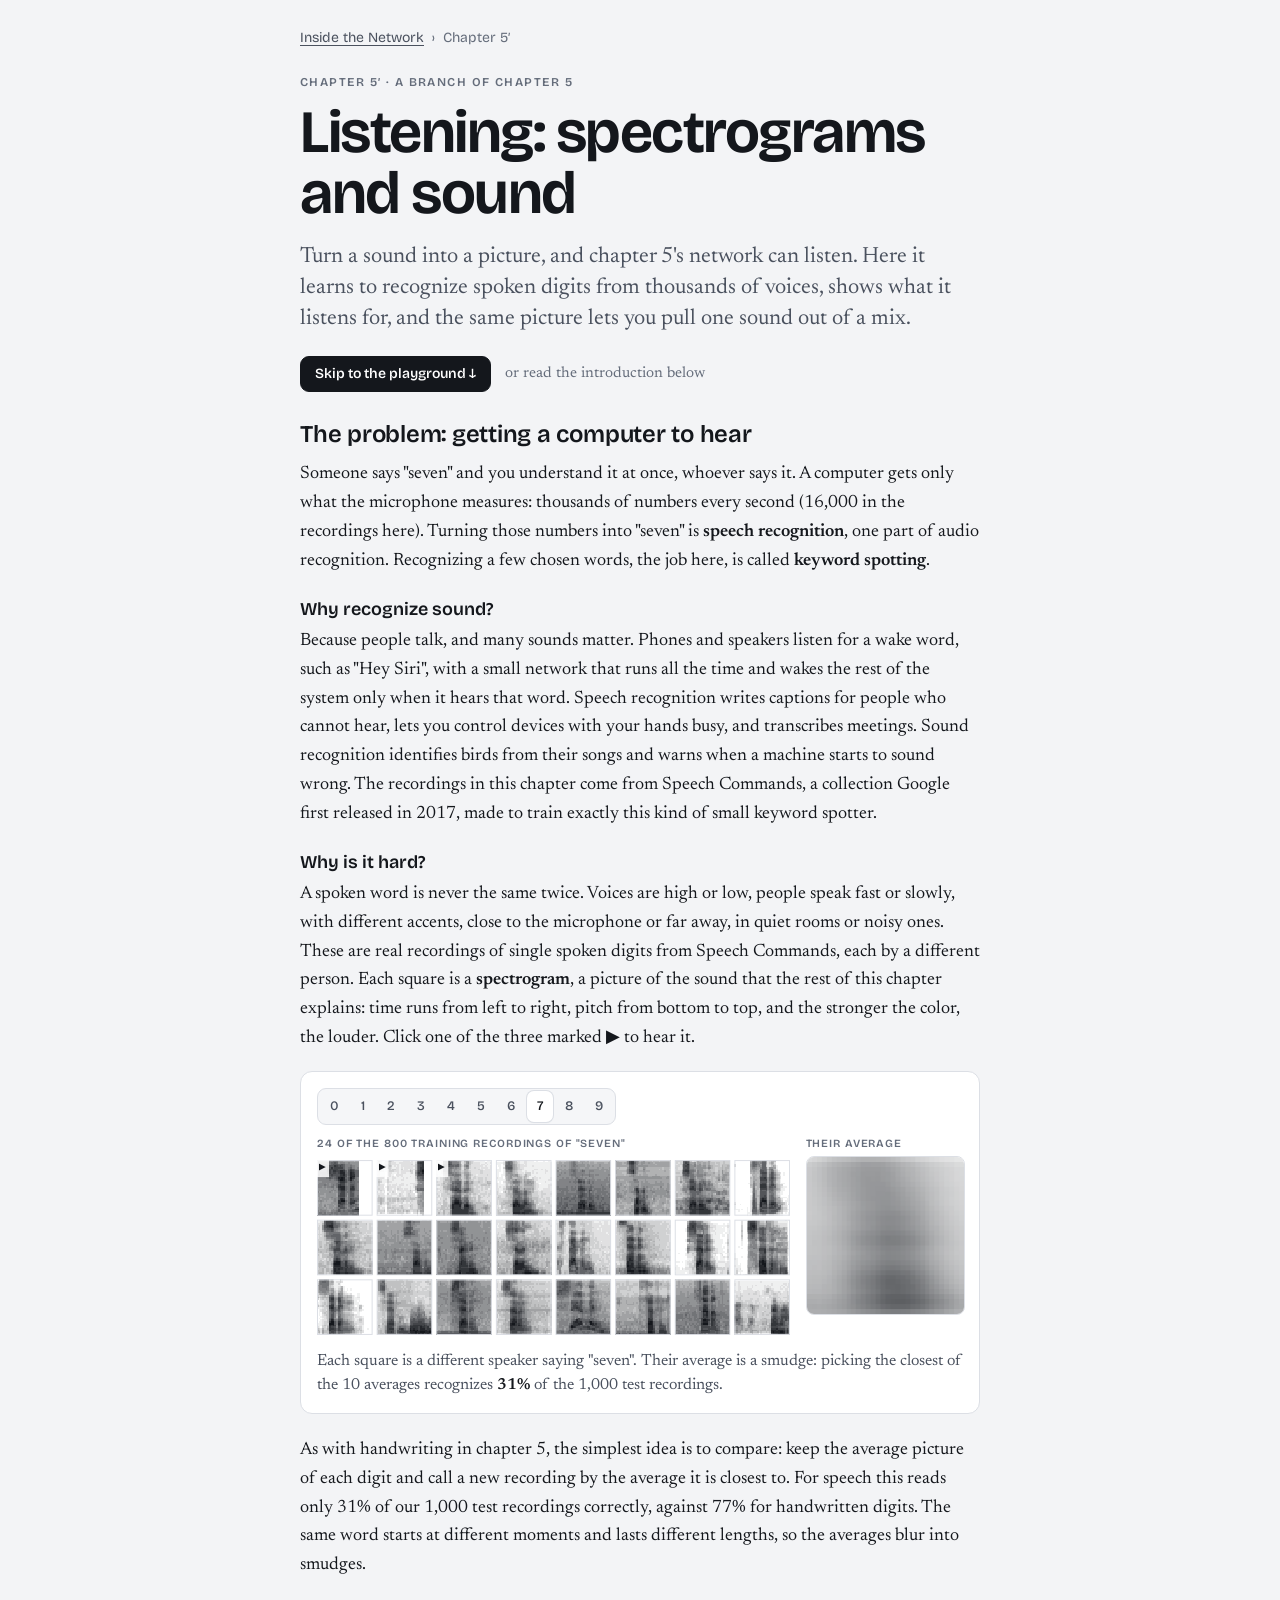
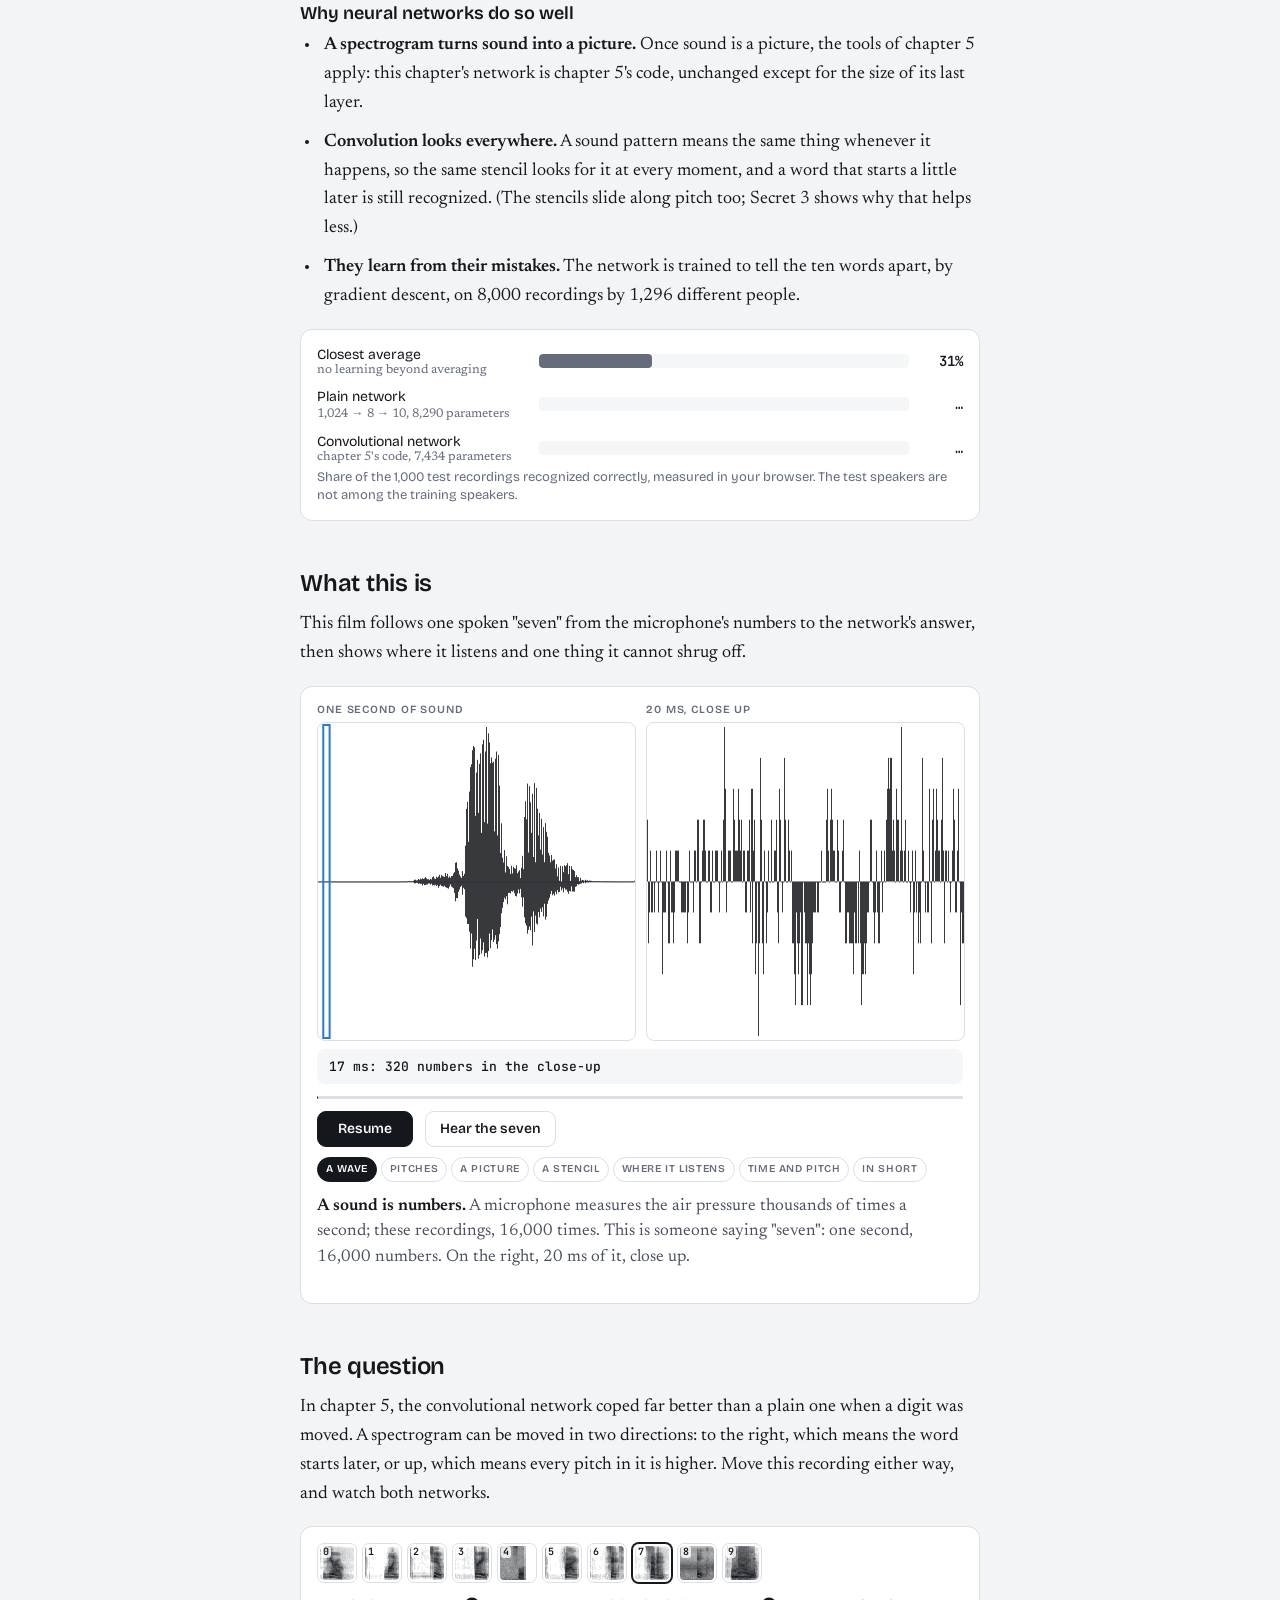
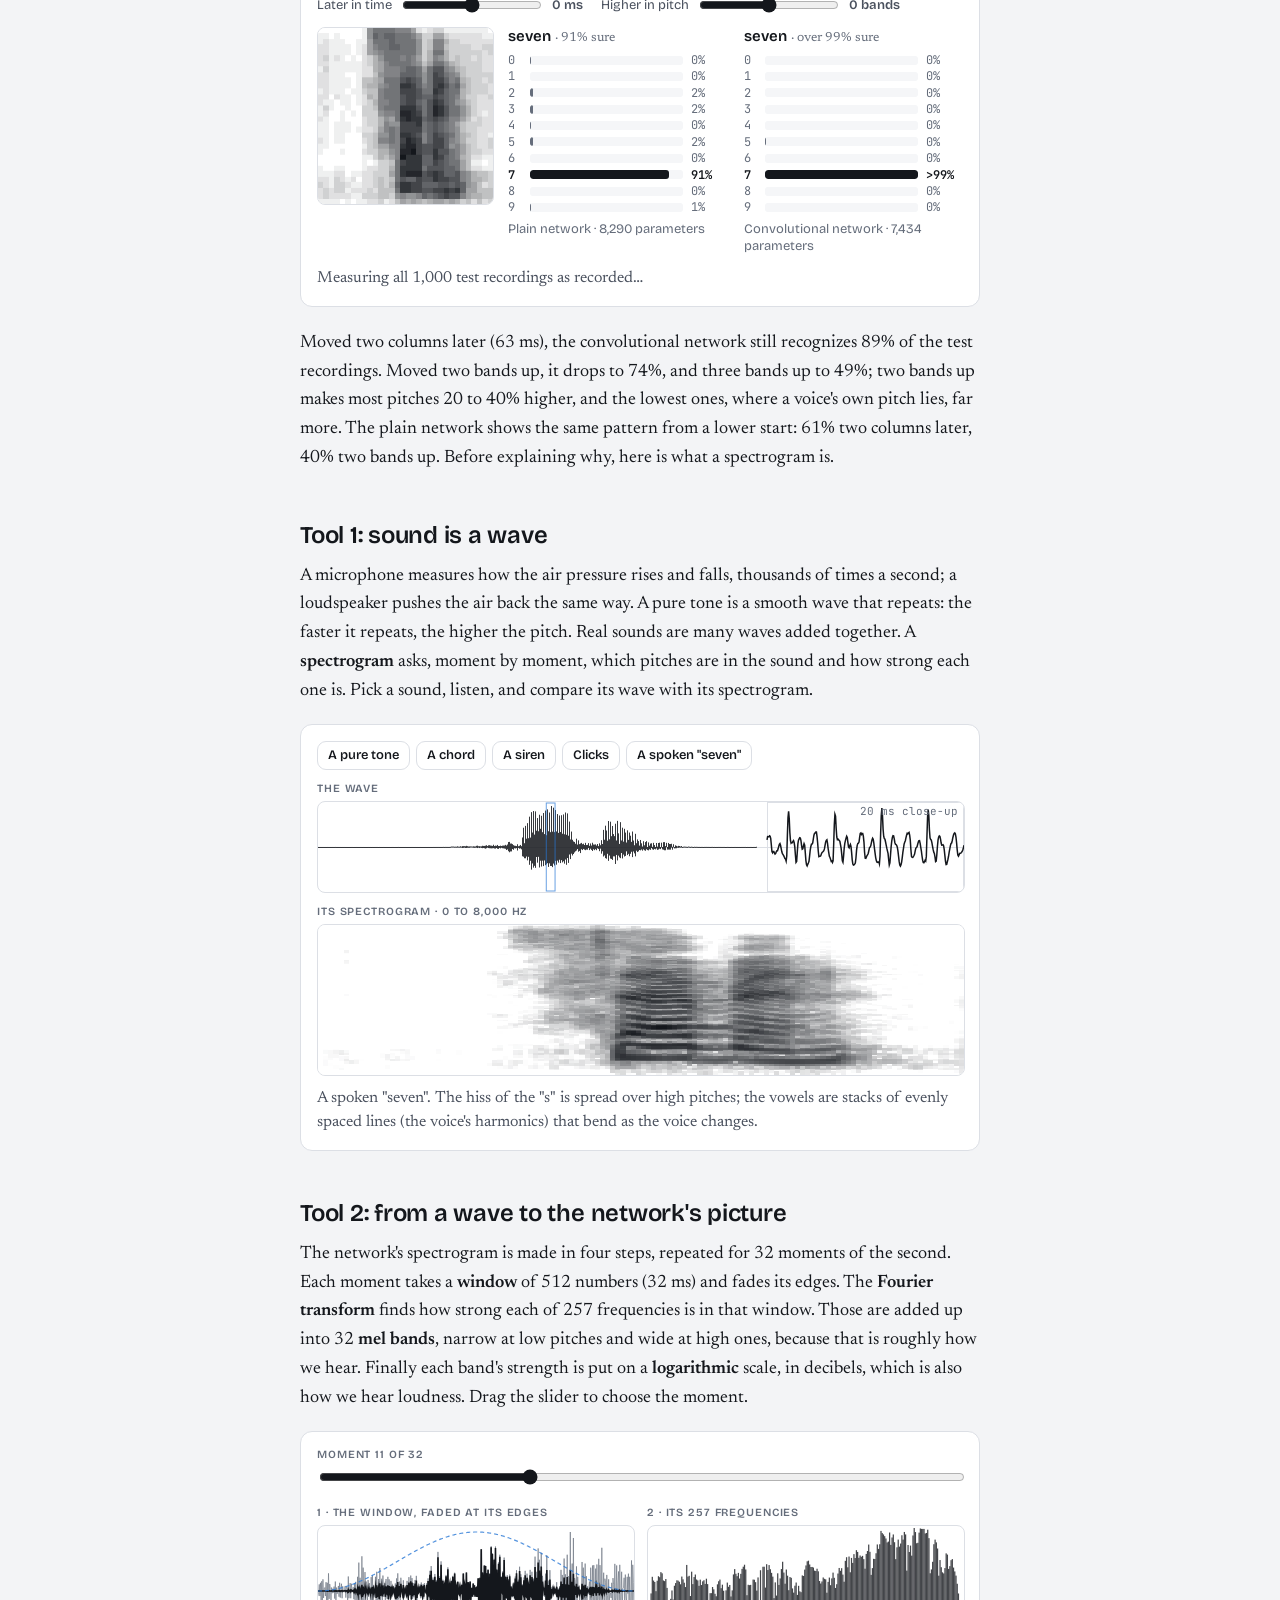
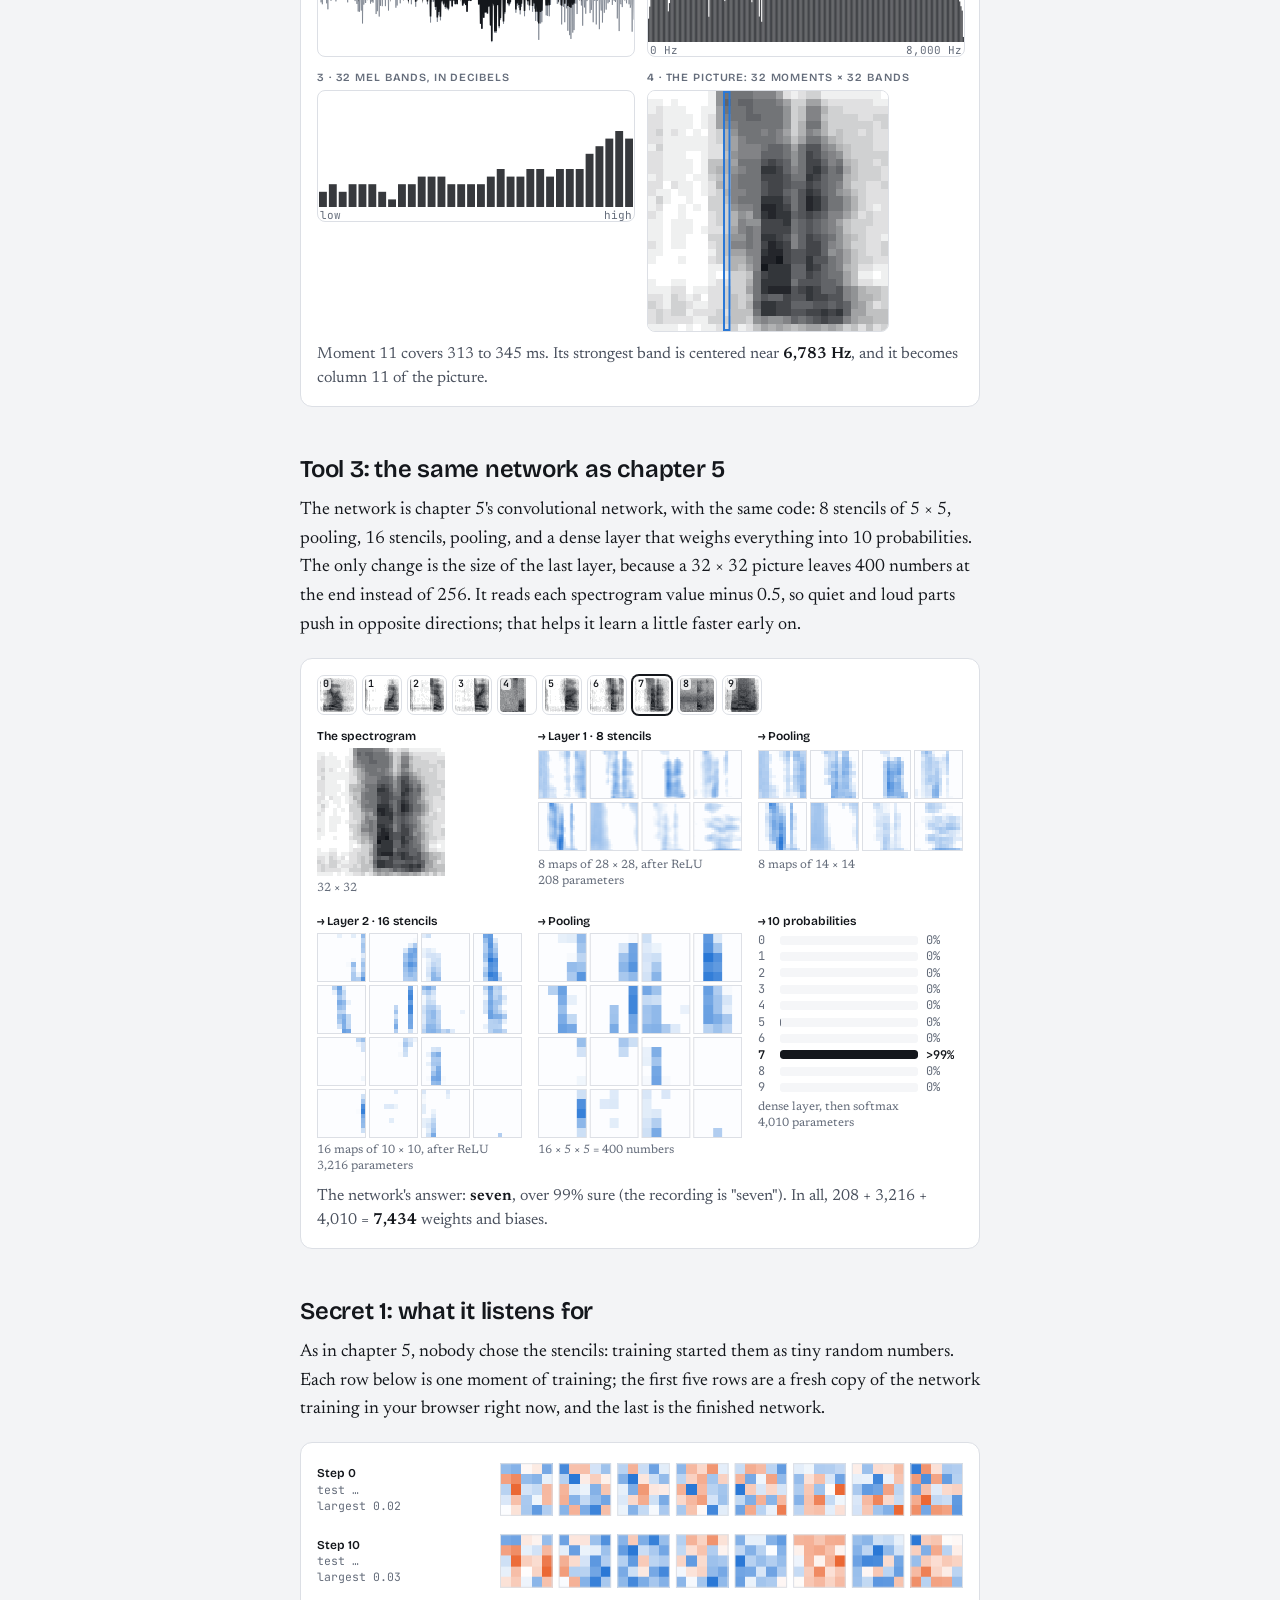
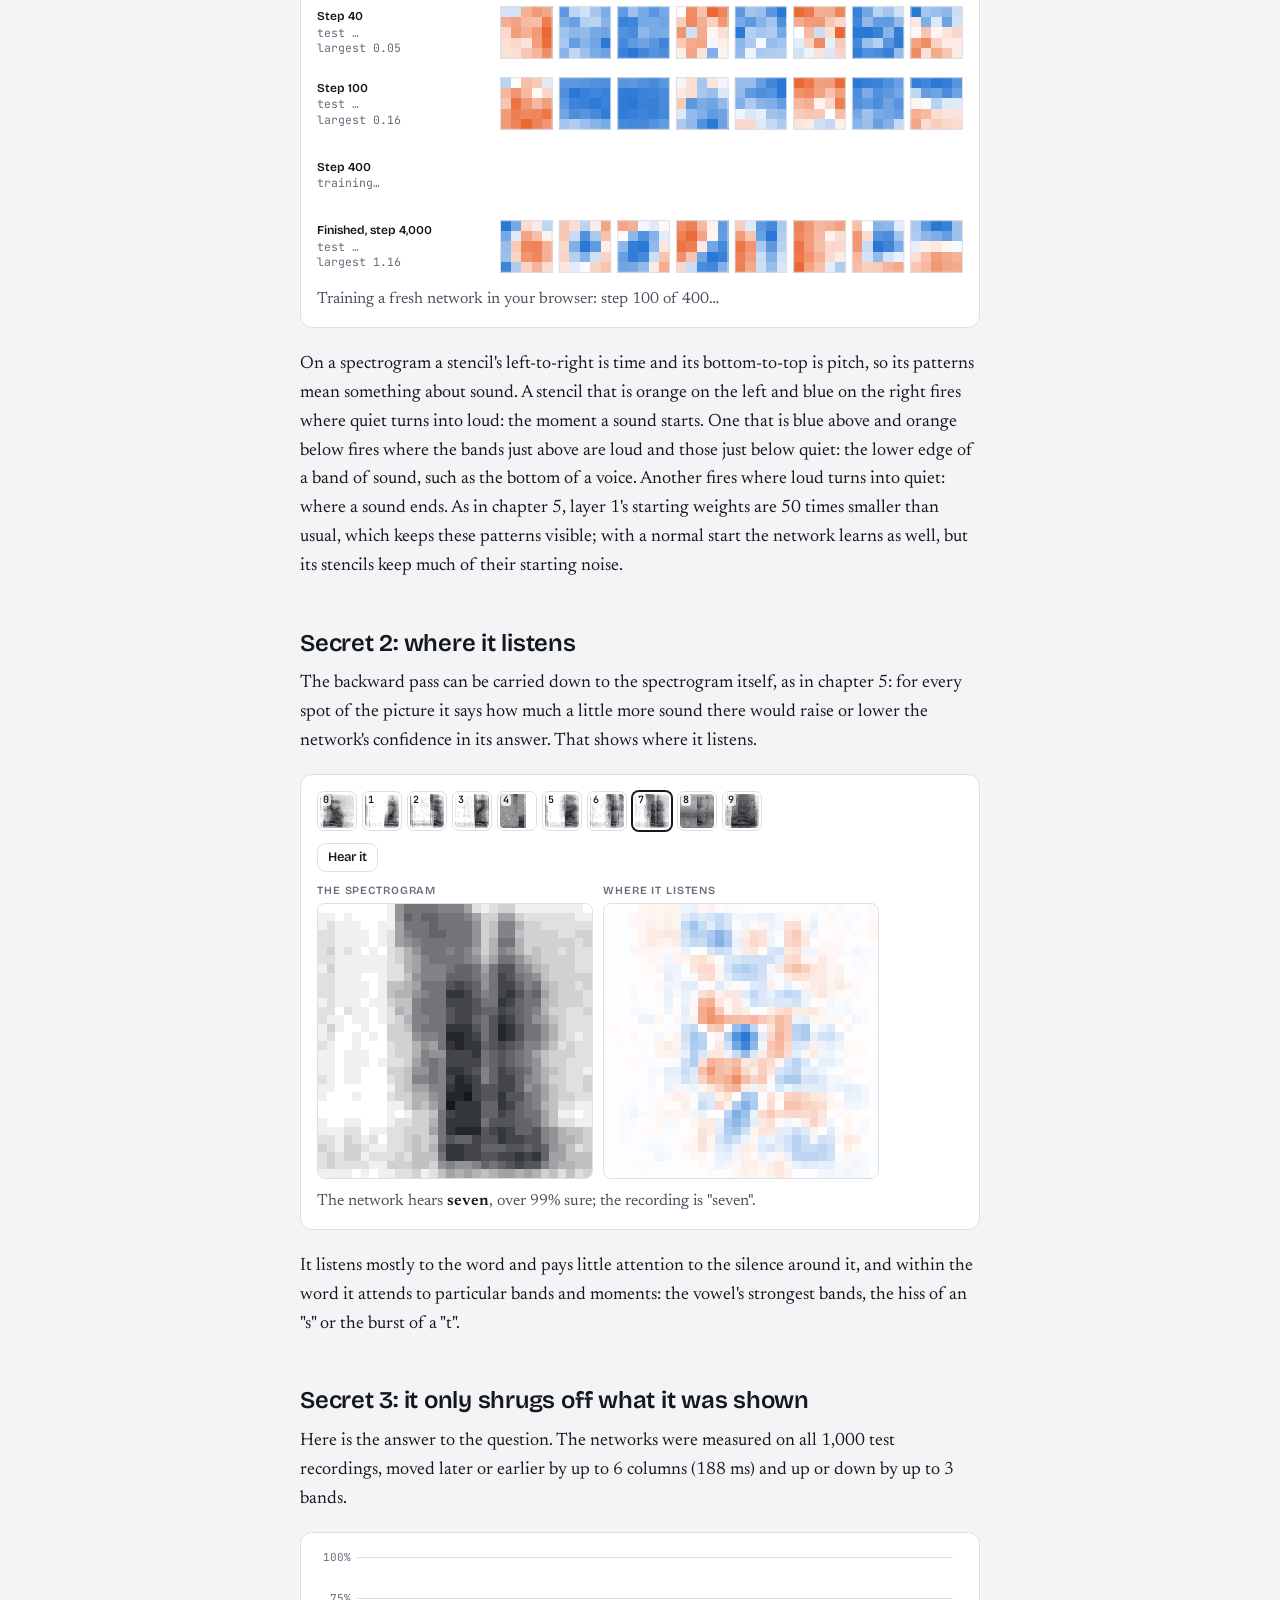
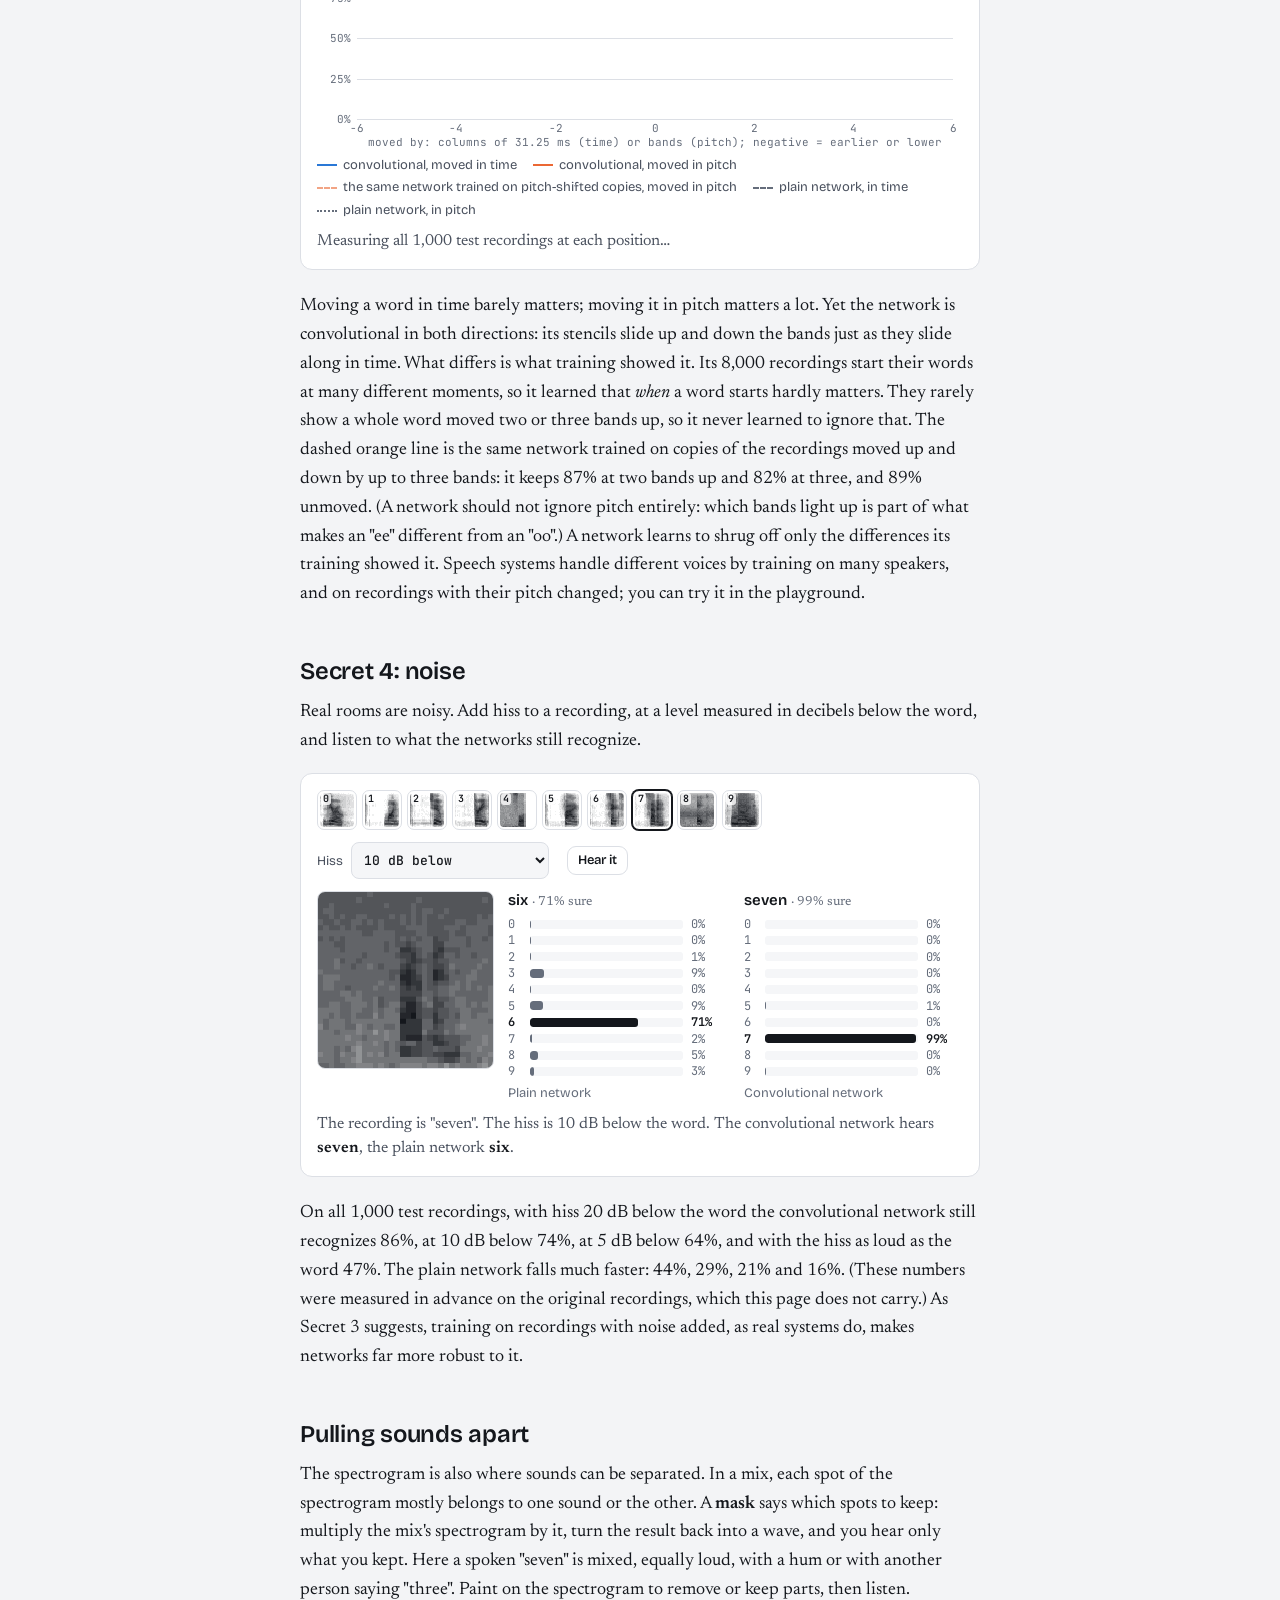
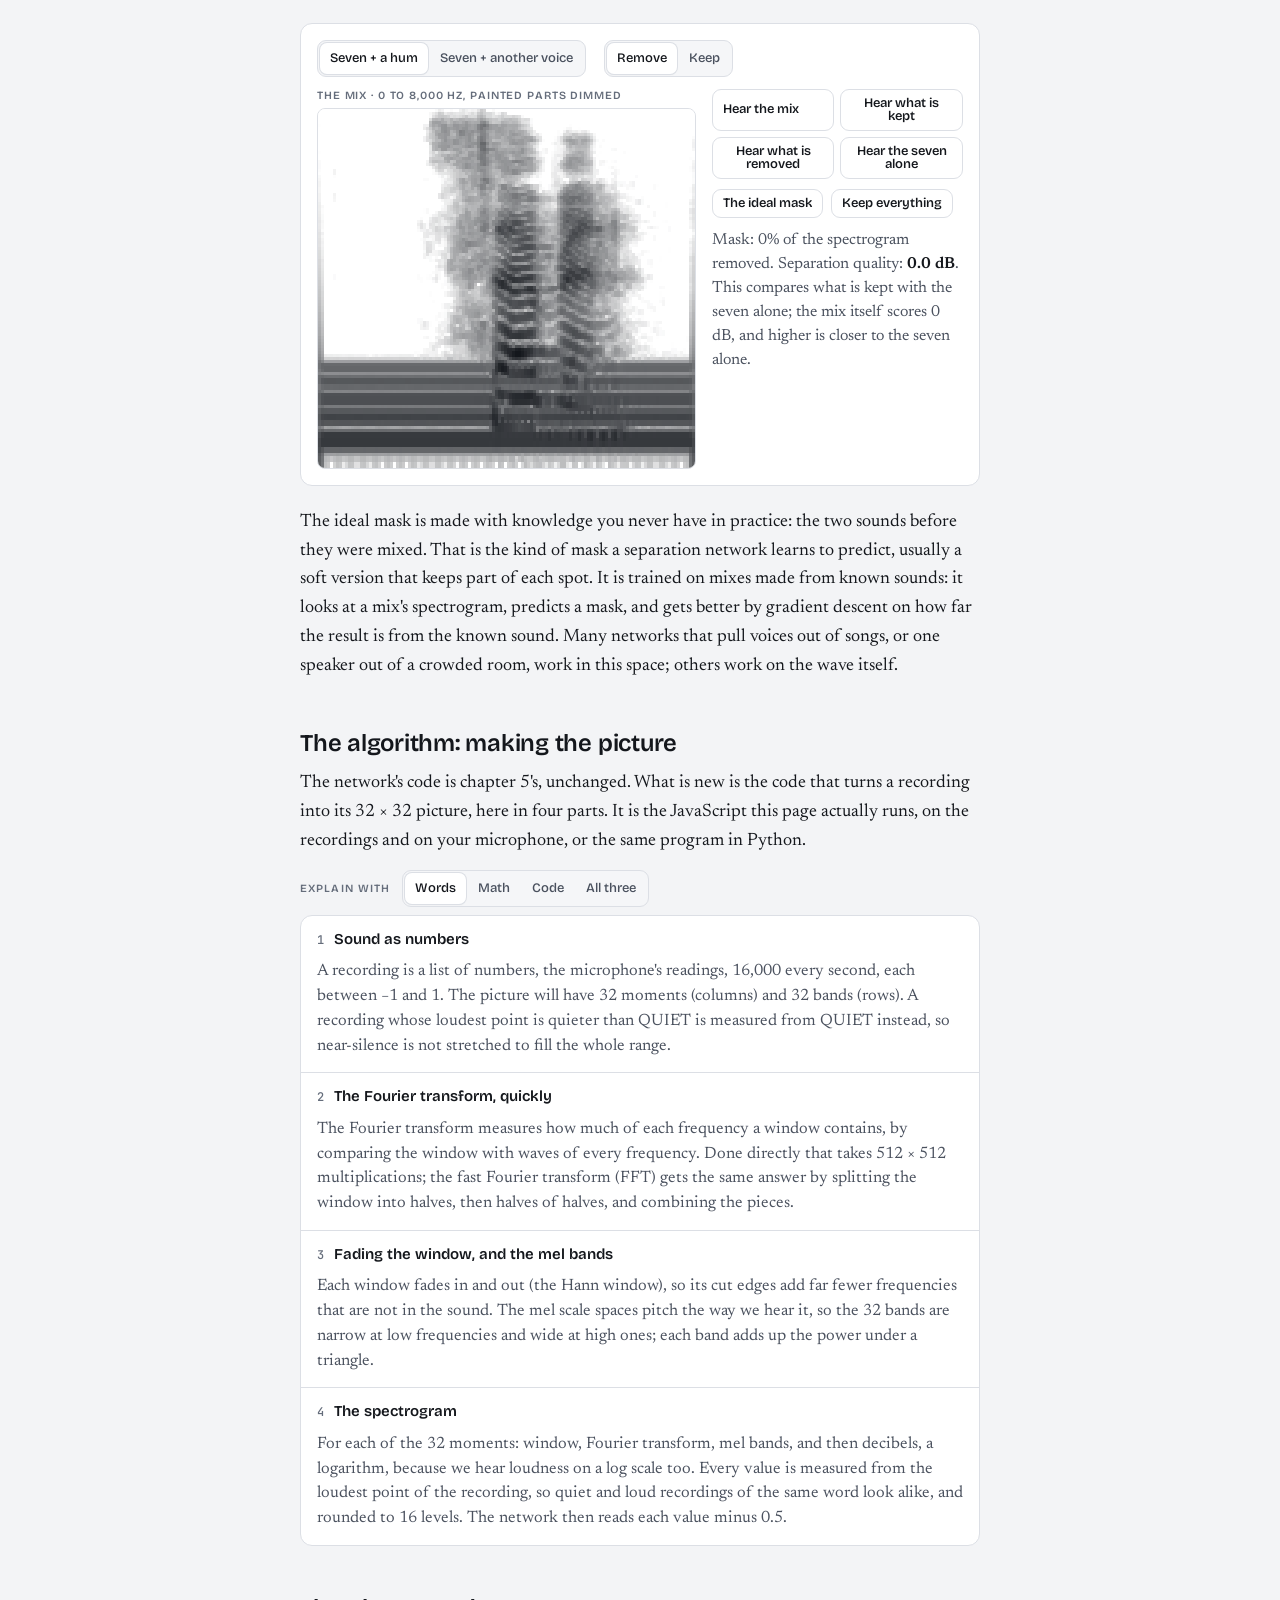
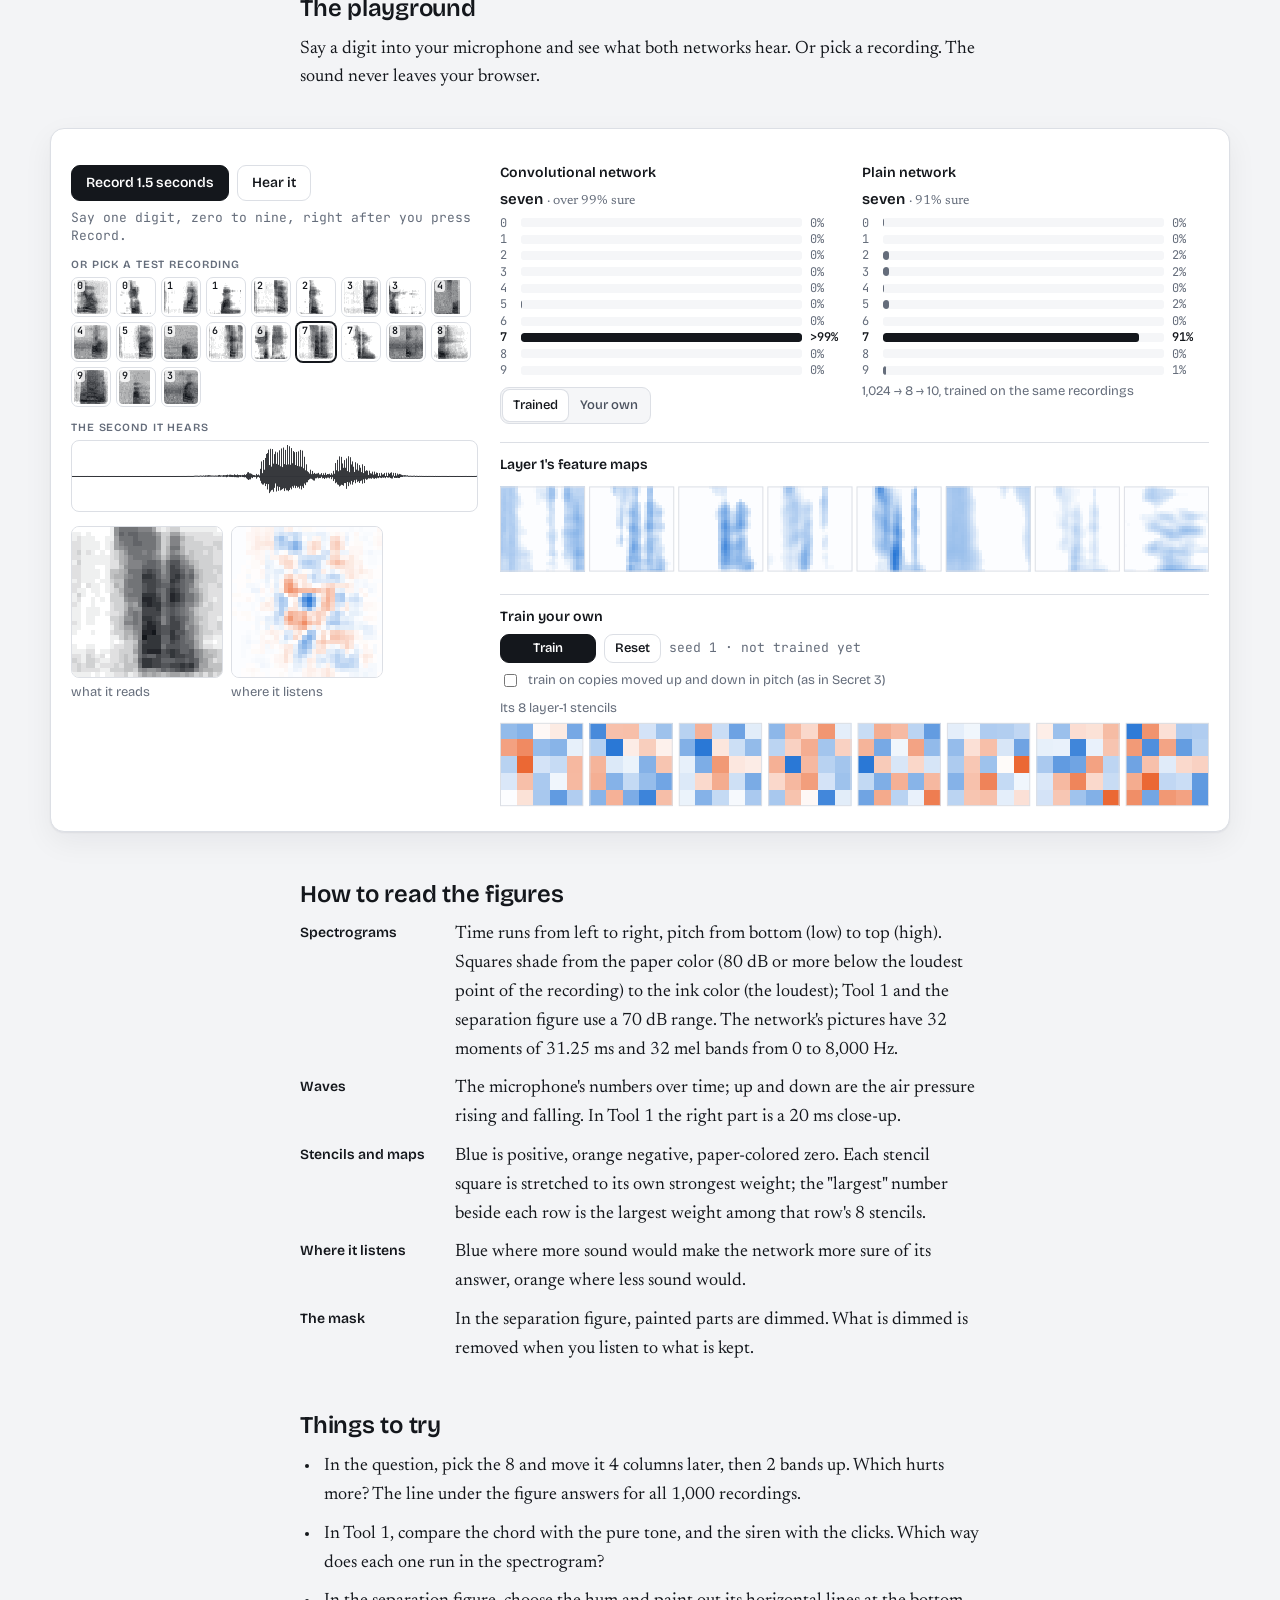
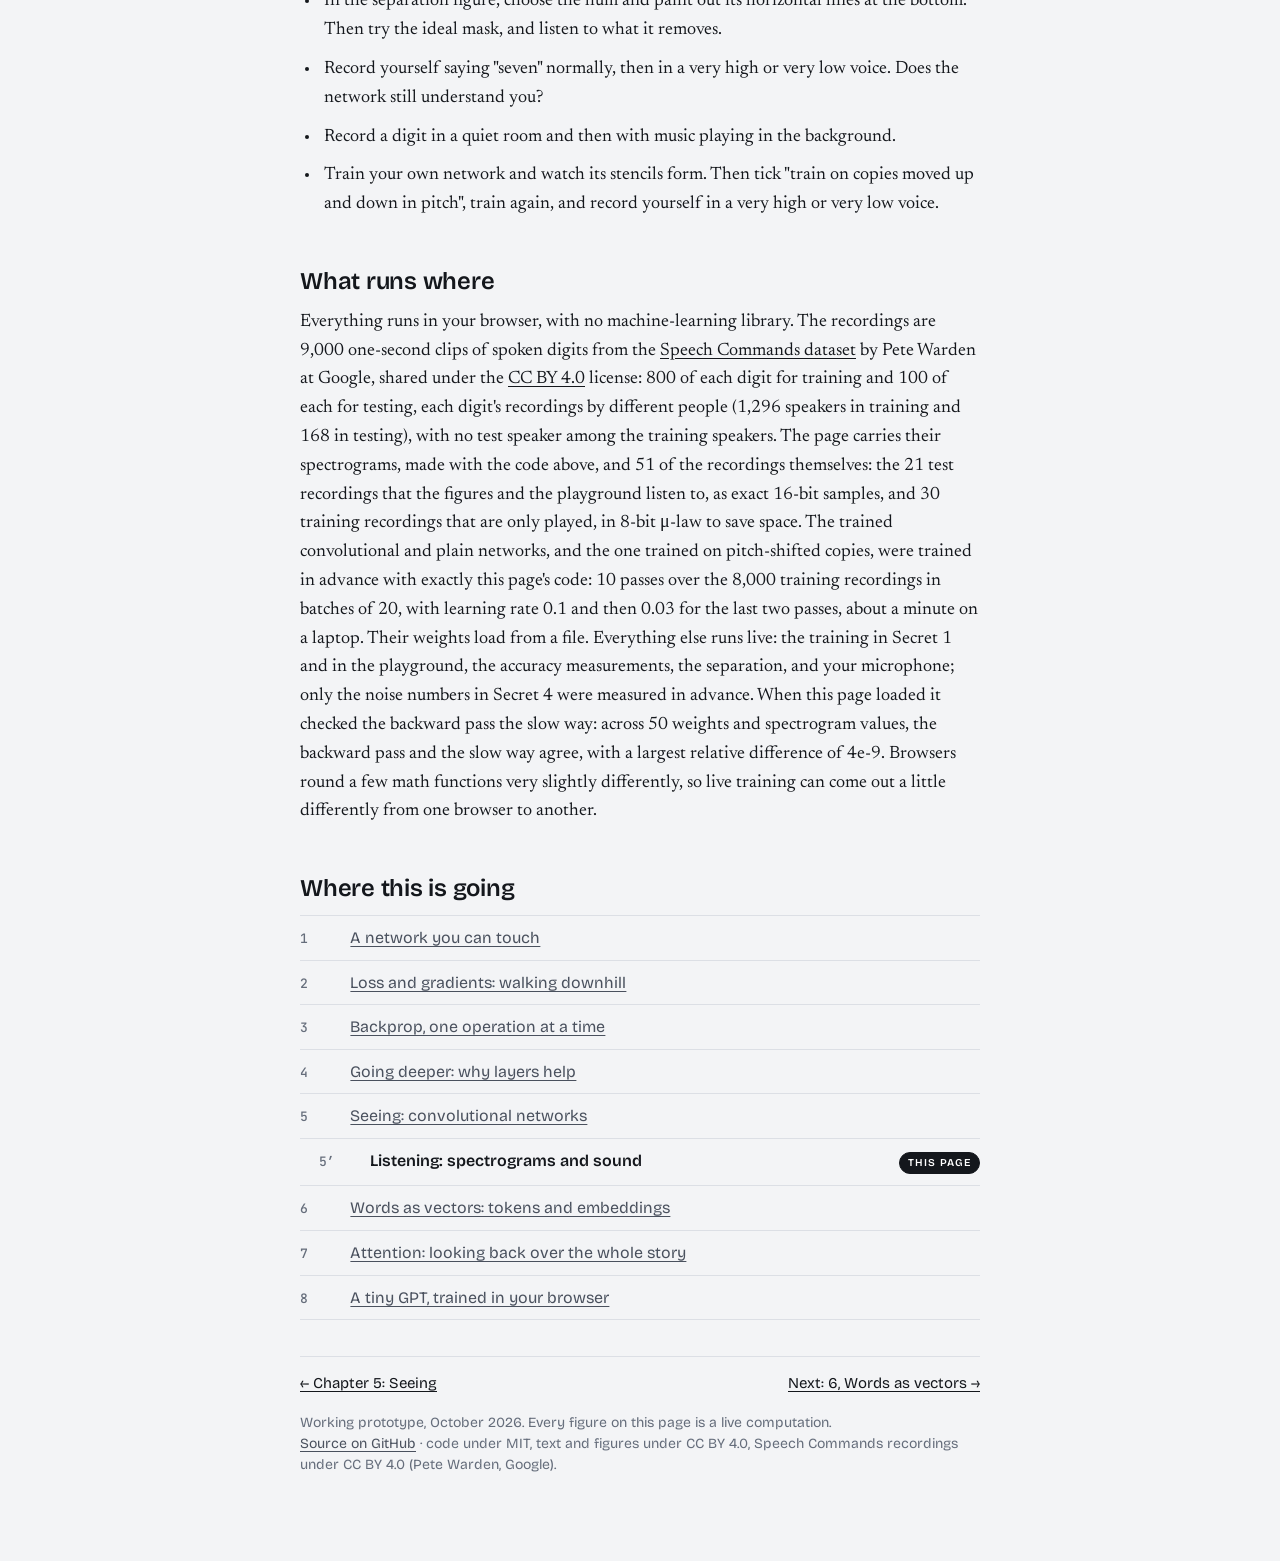
<file: listening/index.html>
<!doctype html>
<html lang="en">
<head>
<meta charset="utf-8">
<meta name="viewport" content="width=device-width, initial-scale=1, viewport-fit=cover">
<meta name="description" content="How a network recognizes spoken words: sound as a wave, a spectrogram as a picture, chapter 5's convolutional network listening, what it learned, and how a mask pulls one sound out of a mix.">
<style>
:root { color-scheme: light; padding-top: env(safe-area-inset-top, 0px); padding-bottom: env(safe-area-inset-bottom, 0px); }
body { margin: 0; font: 14px system-ui, -apple-system, "Segoe UI", sans-serif; }
img { max-width: 100%; }
[hidden] { display: none !important; }
</style>
<title>Listening</title>
<link rel="icon" href="data:image/svg+xml,%3Csvg xmlns='http://www.w3.org/2000/svg' viewBox='0 0 32 32'%3E%3Ccircle cx='8' cy='16' r='4' fill='%232a78d6'/%3E%3Ccircle cx='24' cy='9' r='4' fill='%23eb6834'/%3E%3Ccircle cx='24' cy='23' r='4' fill='%232a78d6'/%3E%3Cpath d='M11 15 21 10M11 17l10 5' stroke='%2314171c' stroke-width='2'/%3E%3C/svg%3E">
<link rel="preconnect" href="https://fonts.googleapis.com">
<link rel="preconnect" href="https://fonts.gstatic.com" crossorigin>
<link rel="stylesheet" href="https://fonts.googleapis.com/css2?family=Bricolage+Grotesque:opsz,wght@12..96,400..700&family=JetBrains+Mono:wght@400;500;600&family=Newsreader:ital,opsz,wght@0,6..72,400..600;1,6..72,400&display=swap">
<link rel="stylesheet" href="../assets/site.css">
<style>
/* Chapter 5′: waves as lines, spectrograms as pictures (time left to right, pitch bottom to top). */
.pair { display: grid; grid-template-columns: minmax(0, 1fr) minmax(0, 1fr); gap: 12px; }
@media (max-width: 520px) { .pair { grid-template-columns: minmax(0, 1fr); } }
.panel { position: relative; min-width: 0; }
.panel canvas { display: block; width: 100%; max-width: 100%; aspect-ratio: 1; border-radius: 8px; border: 1px solid var(--rule); }
.ptitle { font: 600 11px/1.2 var(--font-display); letter-spacing: 0.08em; text-transform: uppercase; color: var(--ink-3); margin: 0 0 6px; min-height: 1.2em; }
.film-cap { min-height: 5.5em; }
.readout { font: 16px/1.5 var(--font-body); color: var(--ink-2); margin: 10px 0 0; font-variant-numeric: tabular-nums; }
.readout b { color: var(--ink); }
.status { font: 13px/1.4 var(--font-mono); color: var(--ink-3); margin: 8px 0 0; }
.btn.small { padding: 7px 10px; font-size: 13px; }
.hint { font: 13px/1.3 var(--font-display); color: var(--ink-3); }
.cap2 { font: 13px/1.35 var(--font-display); color: var(--ink-3); margin: 6px 0 0; }
.cap2 b { color: var(--ink); font-weight: 600; }
h3 { font: 600 18px/1.3 var(--font-display); color: var(--ink); margin: 22px 0 6px; }
.cv { display: block; width: 100%; aspect-ratio: 1; border-radius: 8px; border: 1px solid var(--rule); }
.wave { display: block; width: 100%; height: 90px; border-radius: 8px; border: 1px solid var(--rule); }
.ctl-row { display: flex; flex-wrap: wrap; gap: 10px 18px; align-items: center; margin-bottom: 12px; }
.ctl-row label { font: 13px var(--font-display); color: var(--ink-2); display: inline-flex; gap: 8px; align-items: center; }
.ctl-row input[type="range"] { width: 140px; }
/* clip pickers: a small spectrogram per clip, with a play mark when it can be heard */
.picker { display: flex; flex-wrap: wrap; gap: 5px; }
.picker button { position: relative; padding: 2px; border: 1px solid var(--rule); border-radius: 7px; background: var(--sheet); cursor: pointer; line-height: 0; }
.picker button[aria-pressed="true"] { border-color: var(--ink); box-shadow: 0 0 0 1px var(--ink); }
.picker button:focus-visible { outline: 2px solid var(--ink); outline-offset: 2px; }
.picker canvas { display: block; width: 34px; height: 34px; border-radius: 4px; }
.picker .d { position: absolute; left: 3px; top: 2px; font: 600 10px/1 var(--font-mono); color: var(--ink); background: color-mix(in srgb, var(--sheet) 80%, transparent); padding: 1px 2px; border-radius: 3px; }
/* probability bars */
.bars { display: grid; grid-template-columns: 1.1em minmax(0, 1fr) 3.1em; gap: 2px 8px; align-items: center; font: 12px/1.2 var(--font-mono); color: var(--ink-3); font-variant-numeric: tabular-nums; }
.bars .bar { height: 9px; background: var(--well); border-radius: 3px; overflow: hidden; }
.bars .bar i { display: block; height: 100%; background: var(--ink-3); border-radius: 3px; }
.bars .top { color: var(--ink); font-weight: 600; }
.bars .bar.top i { background: var(--ink); }
.guess { font: 600 15px/1.3 var(--font-display); color: var(--ink); margin: 0 0 6px; }
.guess small { font: 13px var(--font-body); color: var(--ink-3); font-weight: 400; }
/* the variety widget and the ladder */
.va-grid { display: grid; grid-template-columns: minmax(0, 3fr) minmax(0, 1fr); gap: 16px; align-items: start; }
@media (max-width: 560px) { .va-grid { grid-template-columns: minmax(0, 1fr); } .va-avg { max-width: 160px; } }
.va-many { display: block; width: 100%; aspect-ratio: 8 / 3.1; cursor: pointer; }
.ladder { display: grid; gap: 12px; }
.lr { display: grid; grid-template-columns: minmax(0, 15em) minmax(0, 1fr) 3em; gap: 4px 12px; align-items: center; font: 14px/1.3 var(--font-display); color: var(--ink); }
.lr .bar { height: 14px; background: var(--well); border-radius: 4px; overflow: hidden; }
.lr .bar i { display: block; height: 100%; background: var(--ink-3); border-radius: 4px; }
.lr.best .bar i { background: var(--ink); }
.lr b { font: 600 14px var(--font-mono); color: var(--ink); text-align: right; font-variant-numeric: tabular-nums; }
.lr small { display: block; font: 12.5px var(--font-body); color: var(--ink-3); }
@media (max-width: 520px) { .lr { grid-template-columns: minmax(0, 1fr) 3em; grid-template-areas: "l v" "b b"; } .lr > span:first-child { grid-area: l; } .lr .bar { grid-area: b; } .lr b { grid-area: v; } }
/* three columns: a picture and two networks' answers */
.tri { display: grid; grid-template-columns: minmax(0, 4fr) minmax(0, 5fr) minmax(0, 5fr); gap: 16px; align-items: start; }
@media (max-width: 640px) { .tri { grid-template-columns: minmax(0, 1fr) minmax(0, 1fr); } .tri > :first-child { grid-column: 1 / -1; max-width: 260px; } }
/* tool 1 and tool 2 */
.sounds { display: flex; flex-wrap: wrap; gap: 6px; }
.t2 { display: grid; grid-template-columns: repeat(2, minmax(0, 1fr)); gap: 14px; }
@media (max-width: 560px) { .t2 { grid-template-columns: minmax(0, 1fr); } }
.t2 canvas { display: block; width: 100%; height: 130px; border-radius: 8px; border: 1px solid var(--rule); }
.t2 .pic { height: auto; aspect-ratio: 1; max-width: 240px; }
#t2-frame { width: 100%; }
/* the layer walk */
.stages { display: grid; grid-template-columns: repeat(3, minmax(0, 1fr)); gap: 18px 16px; align-items: start; }
@media (max-width: 560px) { .stages { grid-template-columns: repeat(2, minmax(0, 1fr)); } }
.stage { min-width: 0; }
.stage canvas { display: block; width: 100%; aspect-ratio: 1; }
#wk-0 { max-width: 128px; }
#wk-1, #wk-2 { aspect-ratio: 2 / 1.03; }
.stage .sh { font: 600 12px/1.25 var(--font-display); color: var(--ink); margin: 0 0 4px; }
.stage .sd { font: 12px/1.35 var(--font-body); color: var(--ink-3); margin: 4px 0 0; }
/* stencils learning */
.learn { display: grid; gap: 10px; }
.lrow { display: grid; grid-template-columns: 9.5em minmax(0, 1fr); gap: 12px; align-items: center; }
.lrow .lh { font: 600 12px/1.3 var(--font-display); color: var(--ink); }
.lrow .lh small { display: block; font: 11.5px/1.35 var(--font-mono); color: var(--ink-3); font-weight: 400; }
.lrow canvas { display: block; width: 100%; aspect-ratio: 8 / 1.06; }
@media (max-width: 520px) { .lrow { grid-template-columns: minmax(0, 1fr); gap: 4px; } .lrow .lh small { display: inline; margin-left: 6px; } }
/* curves */
#tp-chart { display: block; width: 100%; height: 200px; }
.legend { display: flex; flex-wrap: wrap; gap: 6px 16px; align-items: center; font: 13px/1.3 var(--font-display); color: var(--ink-2); margin-top: 8px; }
.legend > span { display: inline-flex; align-items: center; gap: 6px; }
.ln { display: inline-block; width: 20px; height: 0; border-top: 2.5px solid var(--ink); }
.ln.dash { border-top: 2.5px dashed var(--ink-3); }
.ln.blue { border-top-color: var(--pos); } .ln.orange { border-top-color: var(--neg); }
.ln.orange.dashed { border-top-style: dashed; opacity: 0.6; } .ln.dot { border-top: 2.5px dotted var(--ink-3); }
/* separation */
.sep-grid { display: grid; grid-template-columns: minmax(0, 3fr) minmax(0, 2fr); gap: 18px; align-items: start; }
@media (max-width: 640px) { .sep-grid { grid-template-columns: minmax(0, 1fr); } }
#sp-canvas { display: block; width: 100%; aspect-ratio: 126 / 120; border-radius: 8px; border: 1px solid var(--rule); touch-action: none; cursor: crosshair; }
.plays { display: grid; grid-template-columns: repeat(2, minmax(0, 1fr)); gap: 6px; }
/* playground */
.pg-grid { display: grid; grid-template-columns: minmax(0, 4fr) minmax(0, 7fr); gap: 24px; padding-top: 18px; }
@media (max-width: 899px) { .pg-grid { grid-template-columns: minmax(0, 1fr); } }
.pl-right { display: grid; grid-template-columns: minmax(0, 1fr) minmax(0, 1fr); gap: 18px 14px; }
.box { min-width: 0; }
.box h4 { font: 600 14px/1.2 var(--font-display); color: var(--ink); margin: 0 0 8px; }
.span2 { grid-column: 1 / -1; }
.sep { border-top: 1px solid var(--rule); padding-top: 14px; }
.row-gap { display: flex; flex-wrap: wrap; gap: 8px; align-items: center; margin-top: 10px; }
.small-pic { display: block; width: 150px; height: 150px; max-width: 40vw; max-height: 40vw; border-radius: 8px; border: 1px solid var(--rule); }
.maps1 { display: block; width: 100%; aspect-ratio: 8 / 1.06; }
.filt8 { display: block; width: 100%; aspect-ratio: 8 / 1.05; }
#pl-rec.on { background: var(--neg); border-color: var(--neg); color: var(--sheet); }
</style>
</head>
<body>
<div class="page">
  <nav class="crumbs" aria-label="Breadcrumb"><a href="../">Inside the Network</a><span aria-hidden="true">›</span><span>Chapter 5′</span></nav>
  <header class="col">
    <div class="eyebrow">Chapter 5′ · a branch of chapter 5</div>
    <h1>Listening: spectrograms and sound</h1>
    <p class="dek">Turn a sound into a picture, and chapter 5's network can listen. Here it learns to recognize spoken digits from thousands of voices, shows what it listens for, and the same picture lets you pull one sound out of a mix.</p>
    <nav class="jump" aria-label="Page shortcuts">
      <a class="btn primary" href="#playground">Skip to the playground ↓</a>
      <span class="jump-note">or read the introduction below</span>
    </nav>
  </header>

  <main class="col intro">
    <h2>The problem: getting a computer to hear</h2>
    <p>Someone says "seven" and you understand it at once, whoever says it. A computer gets only what the microphone measures: thousands of numbers every second (16,000 in the recordings here). Turning those numbers into "seven" is <b>speech recognition</b>, one part of audio recognition. Recognizing a few chosen words, the job here, is called <b>keyword spotting</b>.</p>

    <h3>Why recognize sound?</h3>
    <p>Because people talk, and many sounds matter. Phones and speakers listen for a wake word, such as "Hey Siri", with a small network that runs all the time and wakes the rest of the system only when it hears that word. Speech recognition writes captions for people who cannot hear, lets you control devices with your hands busy, and transcribes meetings. Sound recognition identifies birds from their songs and warns when a machine starts to sound wrong. The recordings in this chapter come from Speech Commands, a collection Google first released in 2017, made to train exactly this kind of small keyword spotter.</p>

    <h3>Why is it hard?</h3>
    <p>A spoken word is never the same twice. Voices are high or low, people speak fast or slowly, with different accents, close to the microphone or far away, in quiet rooms or noisy ones. These are real recordings of single spoken digits from Speech Commands, each by a different person. Each square is a <b>spectrogram</b>, a picture of the sound that the rest of this chapter explains: time runs from left to right, pitch from bottom to top, and the stronger the color, the louder. Click one of the three marked ▶ to hear it.</p>

    <figure class="card" id="variety" aria-label="Many speakers saying one digit, and their average">
      <div class="seg" role="group" aria-label="Digit" id="va-digits"></div>
      <div class="va-grid" style="margin-top:12px">
        <div><div class="ptitle" id="va-many-t">24 of the 800 training recordings</div><canvas class="va-many" id="va-many" aria-label="Spectrograms of 24 speakers saying the chosen digit; click one of the three marked ▶ to hear it" data-tip="va-many"></canvas></div>
        <div><div class="ptitle">Their average</div><canvas class="cv va-avg" id="va-avg" aria-label="The average spectrogram of all 800 training recordings of the chosen digit"></canvas></div>
      </div>
      <p class="readout" id="va-read">Loading 9,000 recordings…</p>
    </figure>

    <p>As with handwriting in chapter 5, the simplest idea is to compare: keep the average picture of each digit and call a new recording by the average it is closest to. For speech this reads only 31% of our 1,000 test recordings correctly, against 77% for handwritten digits. The same word starts at different moments and lasts different lengths, so the averages blur into smudges.</p>

    <h3>Why neural networks do so well</h3>
    <ul class="tries">
      <li><b>A spectrogram turns sound into a picture.</b> Once sound is a picture, the tools of chapter 5 apply: this chapter's network is chapter 5's code, unchanged except for the size of its last layer.</li>
      <li><b>Convolution looks everywhere.</b> A sound pattern means the same thing whenever it happens, so the same stencil looks for it at every moment, and a word that starts a little later is still recognized. (The stencils slide along pitch too; Secret 3 shows why that helps less.)</li>
      <li><b>They learn from their mistakes.</b> The network is trained to tell the ten words apart, by gradient descent, on 8,000 recordings by 1,296 different people.</li>
    </ul>

    <figure class="card" aria-label="Three methods on the same 1,000 test recordings">
      <div class="ladder" id="ladder"></div>
      <p class="cap2">Share of the 1,000 test recordings recognized correctly, measured in your browser. The test speakers are not among the training speakers.</p>
    </figure>

    <h2>What this is</h2>
    <p>This film follows one spoken "seven" from the microphone's numbers to the network's answer, then shows where it listens and one thing it cannot shrug off.</p>

    <figure class="film" id="film" aria-label="Animation: from a sound wave to a spectrogram to the network's answer">
      <div class="film-stage">
        <div class="pair">
          <div class="panel"><div class="ptitle" id="f-lt"></div><canvas id="f-left" aria-label="Left panel of the film"></canvas></div>
          <div class="panel"><div class="ptitle" id="f-rt"></div><canvas id="f-right" aria-label="Right panel of the film"></canvas></div>
        </div>
      </div>
      <div class="film-ticker" id="f-ticker" aria-hidden="true"></div>
      <div class="film-progress"><i id="f-fill"></i></div>
      <div class="film-bar">
        <button type="button" class="btn primary" id="f-play">Play</button>
        <button type="button" class="btn" id="f-hear" data-tip="f-hear">Hear the seven</button>
        <div class="chips" id="f-chips" role="group" aria-label="Jump to a scene">
          <button type="button" data-i="0" data-tip="film-0">A wave</button><button type="button" data-i="1" data-tip="film-1">Pitches</button><button type="button" data-i="2" data-tip="film-2">A picture</button><button type="button" data-i="3" data-tip="film-3">A stencil</button><button type="button" data-i="4" data-tip="film-4">Where it listens</button><button type="button" data-i="5" data-tip="film-5">Time and pitch</button><button type="button" data-i="6" data-tip="film-6">In short</button>
        </div>
      </div>
      <p class="film-cap" id="f-cap" aria-live="polite"></p>
    </figure>

    <h2>The question</h2>
    <p>In chapter 5, the convolutional network coped far better than a plain one when a digit was moved. A spectrogram can be moved in two directions: to the right, which means the word starts later, or up, which means every pitch in it is higher. Move this recording either way, and watch both networks.</p>

    <figure class="card" id="question" aria-label="Moving a recording later in time or up in pitch">
      <div class="picker" id="qt-pick" role="group" aria-label="Pick a test recording"></div>
      <div class="ctl-row" style="margin-top:12px">
        <label>Later in time <input type="range" id="qt-time" min="-6" max="6" value="0" data-tip="qt-time"><b id="qt-time-v">0 ms</b></label>
        <label>Higher in pitch <input type="range" id="qt-pitch" min="-3" max="3" value="0" data-tip="qt-pitch"><b id="qt-pitch-v">0 bands</b></label>
      </div>
      <div class="tri">
        <div><canvas class="cv" id="qt-img" aria-label="The recording's spectrogram, moved"></canvas></div>
        <div><p class="guess" id="qt-plain-g"></p><div class="bars" id="qt-plain"></div><p class="cap2">Plain network · 8,290 parameters</p></div>
        <div><p class="guess" id="qt-cnn-g"></p><div class="bars" id="qt-cnn"></div><p class="cap2">Convolutional network · 7,434 parameters</p></div>
      </div>
      <p class="readout" id="qt-read">Loading 9,000 recordings…</p>
    </figure>

    <p>Moved two columns later (63 ms), the convolutional network still recognizes 89% of the test recordings. Moved two bands up, it drops to 74%, and three bands up to 49%; two bands up makes most pitches 20 to 40% higher, and the lowest ones, where a voice's own pitch lies, far more. The plain network shows the same pattern from a lower start: 61% two columns later, 40% two bands up. Before explaining why, here is what a spectrogram is.</p>

    <h2>Tool 1: sound is a wave</h2>
    <p>A microphone measures how the air pressure rises and falls, thousands of times a second; a loudspeaker pushes the air back the same way. A pure tone is a smooth wave that repeats: the faster it repeats, the higher the pitch. Real sounds are many waves added together. A <b>spectrogram</b> asks, moment by moment, which pitches are in the sound and how strong each one is. Pick a sound, listen, and compare its wave with its spectrogram.</p>

    <figure class="card" id="tool1" aria-label="Sounds as waves and as spectrograms">
      <div class="sounds" id="t1-sounds" role="group" aria-label="Sounds">
        <button type="button" class="btn small" data-s="tone" data-tip="t1-tone">A pure tone</button><button type="button" class="btn small" data-s="chord" data-tip="t1-chord">A chord</button><button type="button" class="btn small" data-s="glide" data-tip="t1-glide">A siren</button><button type="button" class="btn small" data-s="click" data-tip="t1-click">Clicks</button><button type="button" class="btn small" data-s="seven" data-tip="t1-seven">A spoken "seven"</button>
      </div>
      <div class="ptitle" style="margin-top:12px" id="t1-wave-t">The wave</div>
      <canvas class="wave" id="t1-wave" aria-label="The sound's wave over one second, and a 20-millisecond close-up"></canvas>
      <div class="ptitle" style="margin-top:12px">Its spectrogram · 0 to 8,000 Hz</div>
      <canvas class="wave" id="t1-spec" style="height:150px" aria-label="The sound's spectrogram"></canvas>
      <p class="readout" id="t1-read"></p>
    </figure>

    <h2>Tool 2: from a wave to the network's picture</h2>
    <p>The network's spectrogram is made in four steps, repeated for 32 moments of the second. Each moment takes a <b>window</b> of 512 numbers (32 ms) and fades its edges. The <b>Fourier transform</b> finds how strong each of 257 frequencies is in that window. Those are added up into 32 <b>mel bands</b>, narrow at low pitches and wide at high ones, because that is roughly how we hear. Finally each band's strength is put on a <b>logarithmic</b> scale, in decibels, which is also how we hear loudness. Drag the slider to choose the moment.</p>

    <figure class="card" id="tool2" aria-label="The four steps from a sound wave to the network's picture">
      <label class="ptitle" for="t2-frame" style="display:block">Moment <span id="t2-frame-v">11</span> of 32</label>
      <input type="range" id="t2-frame" min="0" max="31" value="10" data-tip="t2-frame">
      <div class="t2" style="margin-top:10px">
        <div><div class="ptitle">1 · The window, faded at its edges</div><canvas id="t2-win" aria-label="The 512 samples of the chosen moment, with the fade"></canvas></div>
        <div><div class="ptitle">2 · Its 257 frequencies</div><canvas id="t2-fft" aria-label="How strong each frequency is in the window"></canvas></div>
        <div><div class="ptitle">3 · 32 mel bands, in decibels</div><canvas id="t2-mel" aria-label="The strength of each of the 32 bands, in decibels"></canvas></div>
        <div><div class="ptitle">4 · The picture: 32 moments × 32 bands</div><canvas class="pic" id="t2-pic" aria-label="The spectrogram the network reads, with the chosen moment marked"></canvas></div>
      </div>
      <p class="readout" id="t2-read"></p>
    </figure>

    <h2>Tool 3: the same network as chapter 5</h2>
    <p>The network is chapter 5's convolutional network, with the same code: 8 stencils of 5 × 5, pooling, 16 stencils, pooling, and a dense layer that weighs everything into 10 probabilities. The only change is the size of the last layer, because a 32 × 32 picture leaves 400 numbers at the end instead of 256. It reads each spectrogram value minus 0.5, so quiet and loud parts push in opposite directions; that helps it learn a little faster early on.</p>

    <figure class="card" id="walk" aria-label="A recording passing through every layer of the network">
      <div class="picker" id="wk-pick" role="group" aria-label="Pick a test recording"></div>
      <div class="stages" style="margin-top:14px">
        <div class="stage"><p class="sh">The spectrogram</p><canvas id="wk-0" aria-label="The spectrogram"></canvas><p class="sd">32 × 32</p></div>
        <div class="stage"><p class="sh">→ Layer 1 · 8 stencils</p><canvas id="wk-1" aria-label="Layer 1's 8 feature maps"></canvas><p class="sd">8 maps of 28 × 28, after ReLU<br>208 parameters</p></div>
        <div class="stage"><p class="sh">→ Pooling</p><canvas id="wk-2" aria-label="The 8 maps after pooling"></canvas><p class="sd">8 maps of 14 × 14</p></div>
        <div class="stage"><p class="sh">→ Layer 2 · 16 stencils</p><canvas id="wk-3" aria-label="Layer 2's 16 feature maps"></canvas><p class="sd">16 maps of 10 × 10, after ReLU<br>3,216 parameters</p></div>
        <div class="stage"><p class="sh">→ Pooling</p><canvas id="wk-4" aria-label="The 16 maps after pooling"></canvas><p class="sd">16 × 5 × 5 = 400 numbers</p></div>
        <div class="stage"><p class="sh">→ 10 probabilities</p><div class="bars" id="wk-5"></div><p class="sd">dense layer, then softmax<br>4,010 parameters</p></div>
      </div>
      <p class="readout" id="wk-read"></p>
    </figure>

    <h2>Secret 1: what it listens for</h2>
    <p>As in chapter 5, nobody chose the stencils: training started them as tiny random numbers. Each row below is one moment of training; the first five rows are a fresh copy of the network training in your browser right now, and the last is the finished network.</p>

    <figure class="card" id="learn" aria-label="Layer 1's stencils at several moments of training">
      <div class="learn" id="ln-rows"></div>
      <p class="readout" id="ln-read">Loading 9,000 recordings…</p>
    </figure>

    <p>On a spectrogram a stencil's left-to-right is time and its bottom-to-top is pitch, so its patterns mean something about sound. A stencil that is orange on the left and blue on the right fires where quiet turns into loud: the moment a sound starts. One that is blue above and orange below fires where the bands just above are loud and those just below quiet: the lower edge of a band of sound, such as the bottom of a voice. Another fires where loud turns into quiet: where a sound ends. As in chapter 5, layer 1's starting weights are 50 times smaller than usual, which keeps these patterns visible; with a normal start the network learns as well, but its stencils keep much of their starting noise.</p>

    <h2>Secret 2: where it listens</h2>
    <p>The backward pass can be carried down to the spectrogram itself, as in chapter 5: for every spot of the picture it says how much a little more sound there would raise or lower the network's confidence in its answer. That shows where it listens.</p>

    <figure class="card" id="where" aria-label="Which parts of a spectrogram the network's answer depends on">
      <div class="picker" id="wh-pick" role="group" aria-label="Pick a test recording"></div>
      <div class="ctl-row" style="margin-top:12px"><button type="button" class="btn small" id="wh-play" data-tip="wh-play">Hear it</button></div>
      <div class="pair" style="max-width:560px">
        <div><div class="ptitle">The spectrogram</div><canvas class="cv" id="wh-spec" aria-label="The spectrogram"></canvas></div>
        <div><div class="ptitle">Where it listens</div><canvas class="cv" id="wh-sal" aria-label="Blue where more sound would raise the network's confidence, orange where less would"></canvas></div>
      </div>
      <p class="readout" id="wh-read"></p>
    </figure>

    <p>It listens mostly to the word and pays little attention to the silence around it, and within the word it attends to particular bands and moments: the vowel's strongest bands, the hiss of an "s" or the burst of a "t".</p>

    <h2>Secret 3: it only shrugs off what it was shown</h2>
    <p>Here is the answer to the question. The networks were measured on all 1,000 test recordings, moved later or earlier by up to 6 columns (188 ms) and up or down by up to 3 bands.</p>

    <figure class="card" id="tp" aria-label="Accuracy when recordings are moved in time or in pitch">
      <canvas id="tp-chart" aria-label="Accuracy of both networks against how far the recordings are moved"></canvas>
      <div class="legend"><span><i class="ln blue"></i>convolutional, moved in time</span><span><i class="ln orange"></i>convolutional, moved in pitch</span><span><i class="ln orange dashed"></i>the same network trained on pitch-shifted copies, moved in pitch</span><span><i class="ln dash"></i>plain network, in time</span><span><i class="ln dot"></i>plain network, in pitch</span></div>
      <p class="readout" id="tp-read">Measuring…</p>
    </figure>

    <p>Moving a word in time barely matters; moving it in pitch matters a lot. Yet the network is convolutional in both directions: its stencils slide up and down the bands just as they slide along in time. What differs is what training showed it. Its 8,000 recordings start their words at many different moments, so it learned that <em>when</em> a word starts hardly matters. They rarely show a whole word moved two or three bands up, so it never learned to ignore that. The dashed orange line is the same network trained on copies of the recordings moved up and down by up to three bands: it keeps 87% at two bands up and 82% at three, and 89% unmoved. (A network should not ignore pitch entirely: which bands light up is part of what makes an "ee" different from an "oo".) A network learns to shrug off only the differences its training showed it. Speech systems handle different voices by training on many speakers, and on recordings with their pitch changed; you can try it in the playground.</p>

    <h2>Secret 4: noise</h2>
    <p>Real rooms are noisy. Add hiss to a recording, at a level measured in decibels below the word, and listen to what the networks still recognize.</p>

    <figure class="card" id="noise" aria-label="A recording with hiss added">
      <div class="picker" id="no-pick" role="group" aria-label="Pick a test recording"></div>
      <div class="ctl-row" style="margin-top:12px">
        <label>Hiss <select id="no-level" data-tip="no-level"><option value="99">none</option><option value="20">20 dB below the word</option><option value="10" selected>10 dB below</option><option value="5">5 dB below</option><option value="0">as loud as the word</option></select></label>
        <button type="button" class="btn small" id="no-play" data-tip="no-play">Hear it</button>
      </div>
      <div class="tri">
        <div><canvas class="cv" id="no-img" aria-label="The spectrogram with hiss added"></canvas></div>
        <div><p class="guess" id="no-plain-g"></p><div class="bars" id="no-plain"></div><p class="cap2">Plain network</p></div>
        <div><p class="guess" id="no-cnn-g"></p><div class="bars" id="no-cnn"></div><p class="cap2">Convolutional network</p></div>
      </div>
      <p class="readout" id="no-read"></p>
    </figure>

    <p>On all 1,000 test recordings, with hiss 20 dB below the word the convolutional network still recognizes 86%, at 10 dB below 74%, at 5 dB below 64%, and with the hiss as loud as the word 47%. The plain network falls much faster: 44%, 29%, 21% and 16%. (These numbers were measured in advance on the original recordings, which this page does not carry.) As Secret 3 suggests, training on recordings with noise added, as real systems do, makes networks far more robust to it.</p>

    <h2>Pulling sounds apart</h2>
    <p>The spectrogram is also where sounds can be separated. In a mix, each spot of the spectrogram mostly belongs to one sound or the other. A <b>mask</b> says which spots to keep: multiply the mix's spectrogram by it, turn the result back into a wave, and you hear only what you kept. Here a spoken "seven" is mixed, equally loud, with a hum or with another person saying "three". Paint on the spectrogram to remove or keep parts, then listen.</p>

    <figure class="card" id="separate" aria-label="Painting a mask on a spectrogram to separate two sounds">
      <div class="ctl-row">
        <div class="seg" role="group" aria-label="The mix" id="sp-mix"><button type="button" data-v="hum" data-tip="sp-hum" aria-pressed="true">Seven + a hum</button><button type="button" data-v="voice" data-tip="sp-voice" aria-pressed="false">Seven + another voice</button></div>
        <div class="seg" role="group" aria-label="Brush" id="sp-brush"><button type="button" data-v="0" data-tip="sp-remove" aria-pressed="true">Remove</button><button type="button" data-v="1" data-tip="sp-keep" aria-pressed="false">Keep</button></div>
      </div>
      <div class="sep-grid">
        <div><div class="ptitle">The mix · 0 to 8,000 Hz, painted parts dimmed</div><canvas id="sp-canvas" aria-label="The mix's spectrogram: paint to remove or keep parts" data-tip="sp-canvas"></canvas></div>
        <div>
          <div class="plays">
            <button type="button" class="btn small" data-play="mix" data-tip="sp-p-mix">Hear the mix</button><button type="button" class="btn small" data-play="kept" data-tip="sp-p-kept">Hear what is kept</button>
            <button type="button" class="btn small" data-play="removed" data-tip="sp-p-removed">Hear what is removed</button><button type="button" class="btn small" data-play="word" data-tip="sp-p-word">Hear the seven alone</button>
          </div>
          <div class="row-gap"><button type="button" class="btn small" id="sp-ideal" data-tip="sp-ideal">The ideal mask</button><button type="button" class="btn small" id="sp-clear" data-tip="sp-clear">Keep everything</button></div>
          <p class="readout" id="sp-read"></p>
        </div>
      </div>
    </figure>

    <p>The ideal mask is made with knowledge you never have in practice: the two sounds before they were mixed. That is the kind of mask a separation network learns to predict, usually a soft version that keeps part of each spot. It is trained on mixes made from known sounds: it looks at a mix's spectrogram, predicts a mask, and gets better by gradient descent on how far the result is from the known sound. Many networks that pull voices out of songs, or one speaker out of a crowded room, work in this space; others work on the wave itself.</p>

    <h2>The algorithm: making the picture</h2>
    <p>The network's code is chapter 5's, unchanged. What is new is the code that turns a recording into its 32 × 32 picture, here in four parts. It is the JavaScript this page actually runs, on the recordings and on your microphone, or the same program in Python.</p>
    <div class="lens" data-lens-ctl data-label="Explain with"></div>
    <div class="annot" id="algo" data-reps></div>

    <h2>The playground</h2>
    <p>Say a digit into your microphone and see what both networks hear. Or pick a recording. The sound never leaves your browser.</p>
  </main>

  <section class="bench" id="playground" aria-label="Listening playground">
    <div class="fig">
      <div class="pg-grid">
        <div>
          <div class="row-gap" style="margin-top:0">
            <button type="button" class="btn primary" id="pl-rec" data-tip="pl-rec">Record 1.5 seconds</button>
            <button type="button" class="btn" id="pl-play" data-tip="pl-play">Hear it</button>
          </div>
          <p class="status" id="pl-mic">Say one digit, zero to nine, right after you press Record.</p>
          <div class="ptitle" style="margin-top:12px">Or pick a test recording</div>
          <div class="picker" id="pl-pick" role="group" aria-label="Pick a test recording"></div>
          <div class="ptitle" style="margin-top:14px">The second it hears</div>
          <canvas class="wave" id="pl-wave" style="height:70px" aria-label="The sound's wave"></canvas>
          <div class="row-gap" style="align-items:flex-start;margin-top:14px">
            <div><canvas class="small-pic" id="pl-spec" aria-label="The spectrogram the network reads"></canvas><p class="cap2">what it reads</p></div>
            <div><canvas class="small-pic" id="pl-sal" aria-label="Where it listens" data-tip="pl-sal"></canvas><p class="cap2">where it listens</p></div>
          </div>
        </div>
        <div>
          <div class="pl-right">
            <div class="box"><h4>Convolutional network</h4><p class="guess" id="pl-cnn-g"></p><div class="bars" id="pl-cnn"></div>
              <div class="seg" role="group" aria-label="Which convolutional network" id="pl-net" style="margin-top:10px"><button type="button" data-v="ref" data-tip="net-ref" aria-pressed="true">Trained</button><button type="button" data-v="own" data-tip="net-own" aria-pressed="false">Your own</button></div>
            </div>
            <div class="box"><h4>Plain network</h4><p class="guess" id="pl-plain-g"></p><div class="bars" id="pl-plain"></div><p class="cap2">1,024 → 8 → 10, trained on the same recordings</p></div>
            <div class="box span2 sep"><h4>Layer 1's feature maps</h4><canvas class="maps1" id="pl-l1" aria-label="Layer 1's 8 feature maps"></canvas></div>
            <div class="box span2 sep">
              <h4>Train your own</h4>
              <div class="row-gap" style="margin-top:0"><button type="button" class="btn primary small" id="pl-train" data-tip="pl-train">Train</button><button type="button" class="btn small" id="pl-reset" data-tip="pl-reset">Reset</button><span class="status" id="pl-status" style="margin:0"></span></div>
              <label class="hint" style="display:flex;gap:8px;align-items:center;margin-top:8px"><input type="checkbox" id="pl-shift" data-tip="pl-shift"> train on copies moved up and down in pitch (as in Secret 3)</label>
              <p class="cap2" style="margin-top:10px">Its 8 layer-1 stencils</p>
              <canvas class="filt8" id="pl-filters" aria-label="Your network's 8 layer-1 stencils"></canvas>
            </div>
          </div>
        </div>
      </div>
    </div>
  </section>

  <section class="col">
    <h2>How to read the figures</h2>
    <dl class="read">
      <dt>Spectrograms</dt>
      <dd>Time runs from left to right, pitch from bottom (low) to top (high). Squares shade from the paper color (80 dB or more below the loudest point of the recording) to the ink color (the loudest); Tool 1 and the separation figure use a 70 dB range. The network's pictures have 32 moments of 31.25 ms and 32 mel bands from 0 to 8,000 Hz.</dd>
      <dt>Waves</dt>
      <dd>The microphone's numbers over time; up and down are the air pressure rising and falling. In Tool 1 the right part is a 20 ms close-up.</dd>
      <dt>Stencils and maps</dt>
      <dd>Blue is positive, orange negative, paper-colored zero. Each stencil square is stretched to its own strongest weight; the "largest" number beside each row is the largest weight among that row's 8 stencils.</dd>
      <dt>Where it listens</dt>
      <dd>Blue where more sound would make the network more sure of its answer, orange where less sound would.</dd>
      <dt>The mask</dt>
      <dd>In the separation figure, painted parts are dimmed. What is dimmed is removed when you listen to what is kept.</dd>
    </dl>

    <h2>Things to try</h2>
    <ul class="tries">
      <li>In the question, pick the 8 and move it 4 columns later, then 2 bands up. Which hurts more? The line under the figure answers for all 1,000 recordings.</li>
      <li>In Tool 1, compare the chord with the pure tone, and the siren with the clicks. Which way does each one run in the spectrogram?</li>
      <li>In the separation figure, choose the hum and paint out its horizontal lines at the bottom. Then try the ideal mask, and listen to what it removes.</li>
      <li>Record yourself saying "seven" normally, then in a very high or very low voice. Does the network still understand you?</li>
      <li>Record a digit in a quiet room and then with music playing in the background.</li>
      <li>Train your own network and watch its stencils form. Then tick "train on copies moved up and down in pitch", train again, and record yourself in a very high or very low voice.</li>
    </ul>

    <h2>What runs where</h2>
    <p>Everything runs in your browser, with no machine-learning library. The recordings are 9,000 one-second clips of spoken digits from the <a href="https://www.tensorflow.org/datasets/catalog/speech_commands">Speech Commands dataset</a> by Pete Warden at Google, shared under the <a href="https://creativecommons.org/licenses/by/4.0/">CC BY 4.0</a> license: 800 of each digit for training and 100 of each for testing, each digit's recordings by different people (1,296 speakers in training and 168 in testing), with no test speaker among the training speakers. The page carries their spectrograms, made with the code above, and 51 of the recordings themselves: the 21 test recordings that the figures and the playground listen to, as exact 16-bit samples, and 30 training recordings that are only played, in 8-bit μ-law to save space. The trained convolutional and plain networks, and the one trained on pitch-shifted copies, were trained in advance with exactly this page's code: 10 passes over the 8,000 training recordings in batches of 20, with learning rate 0.1 and then 0.03 for the last two passes, about a minute on a laptop. Their weights load from a file. Everything else runs live: the training in Secret 1 and in the playground, the accuracy measurements, the separation, and your microphone; only the noise numbers in Secret 4 were measured in advance. When this page loaded it checked the backward pass the slow way: <span id="gc-check">the check is running…</span> Browsers round a few math functions very slightly differently, so live training can come out a little differently from one browser to another.</p>

    <h2>Where this is going</h2>
    <ol class="road">
      <li><span class="n">1</span><span><a href="../touch/">A network you can touch</a></span><span></span></li>
      <li><span class="n">2</span><span><a href="../loss-and-gradients/">Loss and gradients: walking downhill</a></span><span></span></li>
      <li><span class="n">3</span><span><a href="../backprop/">Backprop, one operation at a time</a></span><span></span></li>
      <li><span class="n">4</span><span><a href="../going-deeper/">Going deeper: why layers help</a></span><span></span></li>
      <li><span class="n">5</span><span><a href="../seeing/">Seeing: convolutional networks</a></span><span></span></li>
      <li class="branch here"><span class="n">5′</span><span>Listening: spectrograms and sound</span><span class="tag">This page</span></li>
      <li><span class="n">6</span><span><a href="../words/">Words as vectors: tokens and embeddings</a></span><span></span></li>
      <li><span class="n">7</span><span><a href="../attention/">Attention: looking back over the whole story</a></span><span></span></li>
      <li><span class="n">8</span><span><a href="../gpt/">A tiny GPT, trained in your browser</a></span><span></span></li>
    </ol>
    <nav class="chapnav" aria-label="Chapters"><a href="../seeing/">← Chapter 5: Seeing</a><a href="../words/">Next: 6, Words as vectors →</a></nav>
    <p class="foot">Working prototype, October 2026. Every figure on this page is a live computation.<br><a href="https://github.com/taoyiran/inside-the-network">Source on GitHub</a> · code under MIT, text and figures under CC BY 4.0, Speech Commands recordings under CC BY 4.0 (Pete Warden, Google).</p>
  </section>
  <a class="jump-pill" id="jump-pill" href="#playground" hidden>Playground ↓</a>
</div>

<script src="../assets/common.js"></script>
<script src="sounds.js"></script>
<script src="weights.js"></script>
<script id="cnn">
// A small convolutional network, written out by hand. An image is a stack of grids of numbers:
// c channels, each h × w, stored in one flat array. Channel ch, row y, column x is at (ch·h + y)·w + x.
const grid = (c, h, w) => ({ c, h, w, d: new Float64Array(c * h * w) });

// A convolution layer: each filter is a small k × k stencil of weights (one per input channel).
// It slides over every position of the input; at each one it multiplies and adds, giving one output number.
// The same weights are used at every position, so a filter finds its pattern wherever it appears.
function convForward(L, input) {
  const { c, h, w } = input, k = L.k, oh = h - k + 1, ow = w - k + 1, out = grid(L.n, oh, ow);
  for (let f = 0; f < L.n; f++) for (let y = 0; y < oh; y++) for (let x = 0; x < ow; x++) {
    let sum = L.b[f];
    for (let ch = 0; ch < c; ch++) for (let i = 0; i < k; i++) for (let j = 0; j < k; j++)
      sum += L.W[((f * c + ch) * k + i) * k + j] * input.d[(ch * h + y + i) * w + x + j];
    out.d[(f * oh + y) * ow + x] = sum;
  }
  return out;
}

// ReLU keeps positive numbers and turns negative ones into 0. Max pooling keeps the largest number
// in each 2 × 2 block, so the grid halves in size and a pattern can shift a pixel without changing much.
function reluForward(input) {
  const out = grid(input.c, input.h, input.w);
  input.d.forEach((v, i) => { out.d[i] = v > 0 ? v : 0; });
  return out;
}
function poolForward(input) {
  const { c, h, w } = input, out = grid(c, h / 2, w / 2);
  out.from = new Int32Array(out.d.length); // where each maximum came from, for the backward pass
  for (let ch = 0; ch < c; ch++) for (let y = 0; y < h / 2; y++) for (let x = 0; x < w / 2; x++) {
    let best = -Infinity, at = 0;
    for (let i = 0; i < 2; i++) for (let j = 0; j < 2; j++) {
      const p = (ch * h + 2 * y + i) * w + 2 * x + j;
      if (input.d[p] > best) { best = input.d[p]; at = p; }
    }
    const o = (ch * (h / 2) + y) * (w / 2) + x;
    out.d[o] = best; out.from[o] = at;
  }
  return out;
}

// The last layer is an ordinary dense layer: every number in the final stack votes for each of the
// 10 digits. Softmax turns the 10 scores into probabilities that add up to 1.
function denseForward(L, input) {
  const out = grid(L.n, 1, 1), m = input.d.length;
  for (let j = 0; j < L.n; j++) { let sum = L.b[j]; for (let i = 0; i < m; i++) sum += L.W[j * m + i] * input.d[i]; out.d[j] = sum; }
  return out;
}
function softmax(scores) {
  const top = Math.max(...scores), e = Array.from(scores, (s) => Math.exp(s - top)), total = e.reduce((a, b) => a + b, 0);
  return e.map((v) => v / total);
}
const LAYER = { conv: convForward, relu: (L, x) => reluForward(x), pool: (L, x) => poolForward(x), dense: denseForward };
// The forward pass keeps every layer's output: the backward pass needs them.
function forward(net, image) {
  const values = [image];
  for (const L of net) values.push(LAYER[L.type](L, values[values.length - 1]));
  return values;
}

// The backward pass for one image walks back through the layers with the chain rule. Each layer gets the
// gradient of the loss with respect to its output (g), adds up the gradients of its own weights, and hands
// back the gradient with respect to its input. A filter's weight gradient sums over every position it visited.
function backward(net, values, label, grads) {
  const p = softmax(values[values.length - 1].d);
  let g = Float64Array.from(p, (v, j) => v - (j === label ? 1 : 0)); // softmax with cross-entropy: p − y
  for (let l = net.length - 1; l >= 0; l--) {
    const L = net[l], input = values[l], out = values[l + 1], gIn = new Float64Array(input.d.length);
    if (L.type === "dense") {
      const m = input.d.length;
      for (let j = 0; j < L.n; j++) { grads[l].b[j] += g[j]; for (let i = 0; i < m; i++) { grads[l].W[j * m + i] += g[j] * input.d[i]; gIn[i] += L.W[j * m + i] * g[j]; } }
    } else if (L.type === "relu") {
      for (let i = 0; i < gIn.length; i++) gIn[i] = input.d[i] > 0 ? g[i] : 0;
    } else if (L.type === "pool") {
      for (let o = 0; o < g.length; o++) gIn[out.from[o]] += g[o];
    } else {
      const { c, h, w } = input, k = L.k, oh = out.h, ow = out.w;
      for (let f = 0; f < L.n; f++) for (let y = 0; y < oh; y++) for (let x = 0; x < ow; x++) {
        const go = g[(f * oh + y) * ow + x];
        if (go === 0) continue;
        grads[l].b[f] += go;
        for (let ch = 0; ch < c; ch++) for (let i = 0; i < k; i++) for (let j = 0; j < k; j++) {
          const wi = ((f * c + ch) * k + i) * k + j, xi = (ch * h + y + i) * w + x + j;
          grads[l].W[wi] += go * input.d[xi];
          gIn[xi] += L.W[wi] * go;
        }
      }
    }
    g = gIn;
  }
  return g; // the gradient with respect to the image's pixels
}

// One step of training on a small batch of images: add up their gradients, average, and step against them.
// With thousands of images, a step on a random batch of 20 is far cheaper than a step on all of them.
function trainStep(net, batch, lr) {
  const grads = net.map((L) => (L.W ? { W: new Float64Array(L.W.length), b: new Float64Array(L.b.length) } : null));
  let loss = 0, right = 0;
  for (const { image, label } of batch) {
    const values = forward(net, image), p = softmax(values[values.length - 1].d);
    loss -= Math.log(Math.max(p[label], 1e-300));
    if (p.indexOf(Math.max(...p)) === label) right++;
    backward(net, values, label, grads);
  }
  net.forEach((L, l) => { if (!L.W) return; const n = batch.length; L.W.forEach((v, i) => { L.W[i] -= (lr * grads[l].W[i]) / n; }); L.b.forEach((v, i) => { L.b[i] -= (lr * grads[l].b[i]) / n; }); });
  return { loss: loss / batch.length, accuracy: right / batch.length };
}
</script>
<script id="audio">
// Sound, as a computer gets it: a list of numbers between −1 and 1, here 16,000 of them per second.
// A spectrogram turns that list into a picture: time runs from left to right, pitch from bottom to top.
const RATE = 16000, WIN = 512, HOP = 500, FRAMES = 32, BANDS = 32;
// QUIET: a recording whose loudest point is quieter than this (in decibels) is measured from QUIET instead, so near-silence
// is not stretched to fill the whole range. Every recording here is louder.
const QUIET = -20;

// The Fourier transform of one short window says how strongly each frequency (pitch) is present in it.
// This is the fast version, the FFT: it reorders the samples, then combines pairs, then pairs of pairs.
function fft(re, im) {
  const n = re.length;
  for (let i = 1, j = 0; i < n; i++) {
    let bit = n >> 1;
    for (; j & bit; bit >>= 1) j ^= bit;
    j ^= bit;
    if (i < j) { [re[i], re[j]] = [re[j], re[i]]; [im[i], im[j]] = [im[j], im[i]]; }
  }
  for (let size = 2; size <= n; size *= 2) {
    const half = size / 2, step = (-2 * Math.PI) / size;
    for (let start = 0; start < n; start += size) for (let k = 0; k < half; k++) {
      const c = Math.cos(step * k), s = Math.sin(step * k), a = start + k, b = a + half;
      const tr = re[b] * c - im[b] * s, ti = re[b] * s + im[b] * c;
      re[b] = re[a] - tr; im[b] = im[a] - ti; re[a] += tr; im[a] += ti;
    }
  }
}

// Each window fades in and out (a Hann window), so its sudden edges add far fewer frequencies that are not there.
// We hear pitch roughly on a log scale, so the 32 bands are narrow at low frequencies and wide at high ones
// (the mel scale). Each band adds up the power of the frequencies under a triangle.
const HANN = Float64Array.from({ length: WIN }, (_, n) => 0.5 - 0.5 * Math.cos((2 * Math.PI * n) / WIN));
const toMel = (f) => 2595 * Math.log10(1 + f / 700), fromMel = (m) => 700 * (10 ** (m / 2595) - 1);
const MEL = Array.from({ length: BANDS }, (_, b) => {
  const top = toMel(RATE / 2), lo = fromMel((b * top) / (BANDS + 1)), mid = fromMel(((b + 1) * top) / (BANDS + 1)), hi = fromMel(((b + 2) * top) / (BANDS + 1));
  return Float64Array.from({ length: WIN / 2 + 1 }, (_, k) => { const f = (k * RATE) / WIN; return f <= lo || f >= hi ? 0 : f < mid ? (f - lo) / (mid - lo) : (hi - f) / (hi - mid); });
});

// The spectrogram of one second: for each of 32 moments, window the sound, find the power of every frequency,
// add it up in the 32 bands, and take the logarithm in decibels (we hear loudness on a log scale too).
// Each value is then measured from the loudest point of the clip, so a quiet and a loud "seven" look alike:
// 0 dB below the loudest point becomes 1, 80 dB or more below becomes 0, in 16 levels. The top row is the highest band.
function spectrogram(samples) {
  const out = grid(1, BANDS, FRAMES), re = new Float64Array(WIN), im = new Float64Array(WIN), db = new Float64Array(BANDS * FRAMES);
  for (let t = 0; t < FRAMES; t++) {
    for (let n = 0; n < WIN; n++) { const i = t * HOP + n; re[n] = (i < samples.length ? samples[i] : 0) * HANN[n]; im[n] = 0; }
    fft(re, im);
    for (let b = 0; b < BANDS; b++) {
      let power = 0;
      MEL[b].forEach((w, k) => { if (w) power += w * (re[k] * re[k] + im[k] * im[k]); });
      db[(BANDS - 1 - b) * FRAMES + t] = 10 * Math.log10(power + 1e-10);
    }
  }
  const loudest = Math.max(QUIET, ...db);
  db.forEach((v, i) => { out.d[i] = Math.round(15 * Math.max(0, 1 + (v - loudest) / 80)) / 15; });
  return out;
}
</script>
<script type="text/plain" id="audio-py">
# Sound, as a computer gets it: a list of numbers between −1 and 1, here 16,000 of them per second.
# A spectrogram turns that list into a picture: time runs from left to right, pitch from bottom to top.
import math
RATE, WIN, HOP, FRAMES, BANDS = 16000, 512, 500, 32, 32
# QUIET: a recording whose loudest point is quieter than this (in decibels) is measured from QUIET instead, so near-silence
# is not stretched to fill the whole range. Every recording here is louder.
QUIET = -20

# The Fourier transform of one short window says how strongly each frequency (pitch) is present in it.
# This is the fast version, the FFT: it reorders the samples, then combines pairs, then pairs of pairs.
def fft(re, im):
    n, j = len(re), 0
    for i in range(1, n):
        bit = n >> 1
        while j & bit:
            j ^= bit
            bit >>= 1
        j ^= bit
        if i < j:
            re[i], re[j] = re[j], re[i]
            im[i], im[j] = im[j], im[i]
    size = 2
    while size <= n:
        half, step = size // 2, -2 * math.pi / size
        for start in range(0, n, size):
            for k in range(half):
                c, s, a = math.cos(step * k), math.sin(step * k), start + k
                b = a + half
                tr, ti = re[b] * c - im[b] * s, re[b] * s + im[b] * c
                re[b], im[b] = re[a] - tr, im[a] - ti
                re[a], im[a] = re[a] + tr, im[a] + ti
        size *= 2

# Each window fades in and out (a Hann window), so its sudden edges add far fewer frequencies that are not there.
# We hear pitch roughly on a log scale, so the 32 bands are narrow at low frequencies and wide at high ones
# (the mel scale). Each band adds up the power of the frequencies under a triangle.
HANN = [0.5 - 0.5 * math.cos(2 * math.pi * n / WIN) for n in range(WIN)]
def to_mel(f): return 2595 * math.log10(1 + f / 700)
def from_mel(m): return 700 * (10 ** (m / 2595) - 1)
def triangle(b):
    top = to_mel(RATE / 2)
    lo, mid, hi = (from_mel(i * top / (BANDS + 1)) for i in (b, b + 1, b + 2))
    def w(f): return 0.0 if f <= lo or f >= hi else (f - lo) / (mid - lo) if f < mid else (hi - f) / (hi - mid)
    return [w(k * RATE / WIN) for k in range(WIN // 2 + 1)]
MEL = [triangle(b) for b in range(BANDS)]

# The spectrogram of one second: for each of 32 moments, window the sound, find the power of every frequency,
# add it up in the 32 bands, and take the logarithm in decibels (we hear loudness on a log scale too).
# Each value is then measured from the loudest point of the clip, so a quiet and a loud "seven" look alike:
# 0 dB below the loudest point becomes 1, 80 dB or more below becomes 0, in 16 levels. The top row is the highest band.
def spectrogram(samples):
    db = [0.0] * (BANDS * FRAMES)
    for t in range(FRAMES):
        re = [(samples[t * HOP + n] if t * HOP + n < len(samples) else 0.0) * HANN[n] for n in range(WIN)]
        im = [0.0] * WIN
        fft(re, im)
        for b in range(BANDS):
            power = sum(w * (re[k] * re[k] + im[k] * im[k]) for k, w in enumerate(MEL[b]) if w)
            db[(BANDS - 1 - b) * FRAMES + t] = 10 * math.log10(power + 1e-10)
    loudest = max(QUIET, *db)
    return [round(15 * max(0.0, 1 + (v - loudest) / 80)) / 15 for v in db]
</script>

<script>
(function () {
  "use strict";
  const $ = (id) => document.getElementById(id);
  const pct = (v) => Math.round(v * 100) + "%";
  const sure = (p) => (p >= 0.995 ? "over 99%" : pct(p)); // never "100%": the network is never certain
  const reduceMotion = ITN.reduceMotion;
  const MONO = '"JetBrains Mono", ui-monospace, Menlo, Consolas, monospace';

  // ---------- theme ----------
  const C = {};
  function hexRGB(s) {
    s = s.trim();
    if (s[0] === "#") { if (s.length === 4) s = "#" + s[1] + s[1] + s[2] + s[2] + s[3] + s[3]; const n = parseInt(s.slice(1, 7), 16); return [(n >> 16) & 255, (n >> 8) & 255, n & 255]; }
    const m = s.match(/[\d.]+/g); return m ? m.slice(0, 3).map(Number) : [128, 128, 128];
  }
  function readTheme() {
    const cs = getComputedStyle(document.documentElement);
    for (const k of ["sheet", "ink", "ink-2", "ink-3", "rule", "pos", "neg"]) C[k] = hexRGB(cs.getPropertyValue("--" + k));
    C.div = new Uint8ClampedArray(256 * 3); C.inkL = new Uint8ClampedArray(256 * 3);
    for (let k = 0; k < 256; k++) {
      const t = (k / 255) * 2 - 1, tg = t >= 0 ? C.pos : C.neg, a = Math.pow(Math.abs(t), 0.8), v = k / 255;
      for (let c = 0; c < 3; c++) { C.div[k * 3 + c] = C.sheet[c] + (tg[c] - C.sheet[c]) * a; C.inkL[k * 3 + c] = C.sheet[c] + (C.ink[c] - C.sheet[c]) * v; }
    }
  }
  const rgba = (c, a = 1) => `rgba(${c[0]},${c[1]},${c[2]},${a})`;
  const dpr = Math.min(2, window.devicePixelRatio || 1);
  function sizeCanvas(cv) {
    const cw = cv.clientWidth, ch = cv.clientHeight, w = Math.max(1, Math.round(cw * dpr)), h = Math.max(1, Math.round(ch * dpr));
    if (cv.width !== w || cv.height !== h) { cv.width = w; cv.height = h; }
    return [cw, ch];
  }

  // ---------- drawing grids of numbers as crisp squares ----------
  // A tile is { data, n (side length), kind: "ink" (0 = paper … 1 = ink) or "div" (blue +, orange −), scale (for "div") }.
  const offs = {};
  function tileCanvas(t) {
    const o = offs[t.n] || (offs[t.n] = Object.assign(document.createElement("canvas"), { width: t.n, height: t.n }));
    const octx = o.getContext("2d"), img = octx.createImageData(t.n, t.n), d = img.data, ink = t.kind === "ink", L = ink ? C.inkL : C.div;
    let m = 1;
    if (!ink) { m = t.scale || 0; if (!m) for (let i = 0; i < t.n * t.n; i++) m = Math.max(m, Math.abs(t.data[i])); m = m || 1; }
    for (let i = 0; i < t.n * t.n; i++) {
      const v = t.data[i], k = ink ? Math.round(Math.max(0, Math.min(1, v)) * 255) : Math.round((Math.max(-1, Math.min(1, v / m)) + 1) * 127.5);
      d[i * 4] = L[k * 3]; d[i * 4 + 1] = L[k * 3 + 1]; d[i * 4 + 2] = L[k * 3 + 2]; d[i * 4 + 3] = 255;
    }
    octx.putImageData(img, 0, 0);
    return o;
  }
  // tiles laid out in a grid with `cols` columns, as large as fit; returns the layout
  function drawTiles(cv, tiles, cols, gap = 6, frame = true) {
    const [W, H] = sizeCanvas(cv), ctx = cv.getContext("2d");
    ctx.setTransform(dpr, 0, 0, dpr, 0, 0); ctx.clearRect(0, 0, W, H);
    const rows = Math.ceil(tiles.length / cols), s = Math.max(1, Math.min((W - gap * (cols - 1)) / cols, (H - gap * (rows - 1)) / rows));
    const ox = (W - (cols * s + (cols - 1) * gap)) / 2, oy = (H - (rows * s + (rows - 1) * gap)) / 2;
    ctx.imageSmoothingEnabled = false;
    tiles.forEach((t, k) => {
      const x = ox + (k % cols) * (s + gap), y = oy + Math.floor(k / cols) * (s + gap);
      ctx.drawImage(tileCanvas(t), x, y, s, s);
      if (frame) { ctx.strokeStyle = rgba(C.rule); ctx.lineWidth = 1; ctx.strokeRect(x + 0.5, y + 0.5, s - 1, s - 1); }
    });
    return { s, ox, oy, gap, cols, ctx, W, H };
  }
  const drawOne = (cv, t) => drawTiles(cv, [t], 1, 0, false);
  function label(ctx, text, x, y, align = "left", size = 13) {
    ctx.font = `600 ${size}px ${MONO}`; ctx.textAlign = align; ctx.textBaseline = "top";
    const w = ctx.measureText(text).width, px = align === "left" ? x : x - w, pad = Math.round(size * 0.3);
    ctx.fillStyle = rgba(C.sheet, 0.85); ctx.fillRect(px - pad, y - pad + 1, w + 2 * pad, size + 2 * pad);
    ctx.fillStyle = rgba(C.ink); ctx.fillText(text, x, y);
  }

  // ---------- probability bars ----------
  function bars(host, p) {
    const top = Math.max(...p) > 0 ? p.indexOf(Math.max(...p)) : -1;
    if (host.childElementCount !== 30) host.innerHTML = p.map((_, j) => `<span>${j}</span><span class="bar"><i></i></span><span></span>`).join("");
    p.forEach((v, j) => {
      const [n, b, t] = [host.children[j * 3], host.children[j * 3 + 1], host.children[j * 3 + 2]];
      b.firstChild.style.width = (100 * v).toFixed(1) + "%"; t.textContent = v >= 0.995 ? ">99%" : v < 0.005 ? "0%" : pct(v);
      for (const el of [n, b, t]) el.classList.toggle("top", j === top);
    });
  }


  // ---------- the recordings and the trained networks ----------
  const bytes = (b64) => { const s = atob(b64), a = new Uint8Array(s.length); for (let i = 0; i < s.length; i++) a[i] = s.charCodeAt(i); return a; };
  async function gunzip(b64) {
    const stream = new Blob([bytes(b64)]).stream().pipeThrough(new DecompressionStream("gzip"));
    return new Uint8Array(await new Response(stream).arrayBuffer());
  }
  const HAVE_FILES = typeof ITN_SOUNDS !== "undefined" && typeof ITN_WEIGHTS !== "undefined";
  const DATA = { ready: false, train: null, test: null, clips: [], firstOf: [] };
  let FAILED = ""; // why the recordings could not be loaded, if they could not
  // spectrograms are stored as 16 levels, two per byte, then the labels
  function unpack(buf) {
    const n = buf.length / 513, q = new Uint8Array(n * 1024);
    for (let i = 0; i < n * 512; i++) { q[2 * i] = buf[i] >> 4; q[2 * i + 1] = buf[i] & 15; }
    return { q, labels: buf.slice(n * 512), n };
  }
  const specOf = (set, k) => { const g = grid(1, BANDS, FRAMES); for (let i = 0; i < 1024; i++) g.d[i] = set.q[k * 1024 + i] / 15; return g; };
  // 8-bit μ-law back to a number between −1 and 1
  const MU = Float64Array.from({ length: 256 }, (_, b) => { const y = (b - 128) / 127; return (Math.sign(y) * (256 ** Math.abs(y) - 1)) / 255; });
  async function loadData() {
    const [tr, te, cl] = await Promise.all([gunzip(ITN_SOUNDS.train), gunzip(ITN_SOUNDS.test), gunzip(ITN_SOUNDS.clips)]);
    DATA.train = unpack(tr); DATA.test = unpack(te);
    let off = 0;
    for (const [set, k, label] of ITN_SOUNDS.clipIndex) {
      let audio;
      if (set === "test") { const dv = new DataView(cl.buffer, cl.byteOffset + off, 2 * RATE); audio = Float64Array.from({ length: RATE }, (_, i) => dv.getInt16(2 * i, true) / 32768); off += 2 * RATE; }
      else { audio = Float64Array.from(cl.subarray(off, off + RATE), (b) => MU[b]); off += RATE; }
      DATA.clips.push({ set, k, label, audio });
    }
    for (let d = 0; d < 10; d++) DATA.firstOf[d] = Array.prototype.findIndex.call(DATA.test.labels, (y) => y === d);
    DATA.ready = true;
  }
  const clipFor = (set, k) => DATA.clips.find((c) => c.set === set && c.k === k);
  // weights: little-endian 64-bit numbers, layer by layer, weights then biases
  function decodeNet(b64, shape) {
    const dv = new DataView(bytes(b64).buffer); let o = 0;
    const take = (n) => { const a = new Float64Array(n); for (let i = 0; i < n; i++, o += 8) a[i] = dv.getFloat64(o, true); return a; };
    return shape.map((L) => (L.size ? { type: L.type, n: L.n, k: L.k, W: take(L.size), b: take(L.n) } : { type: L.type }));
  }
  const CNN_SHAPE = [{ type: "conv", n: 8, k: 5, size: 200 }, { type: "relu" }, { type: "pool" }, { type: "conv", n: 16, k: 5, size: 3200 }, { type: "relu" }, { type: "pool" }, { type: "dense", n: 10, size: 4000 }];
  const NET = HAVE_FILES ? decodeNet(ITN_WEIGHTS.cnn, CNN_SHAPE) : null, SHIFTED = HAVE_FILES ? decodeNet(ITN_WEIGHTS.shifted, CNN_SHAPE) : null;
  const PLAIN = HAVE_FILES ? decodeNet(ITN_WEIGHTS.plain, [{ type: "dense", n: 8, size: 8192 }, { type: "relu" }, { type: "dense", n: 10, size: 80 }]) : null;
  // ---------- training (the same settings as the trained networks) ----------
  function mulberry32(a) { return function () { a |= 0; a = (a + 0x6d2b79f5) | 0; let t = Math.imul(a ^ (a >>> 15), 1 | a); t = (t + Math.imul(t ^ (t >>> 7), 61 | t)) ^ t; return ((t ^ (t >>> 14)) >>> 0) / 4294967296; }; }
  function gaussian(r) { let u = 0; while (u === 0) u = r(); return Math.sqrt(-2 * Math.log(u)) * Math.cos(2 * Math.PI * r()); }
  // the network reads each spectrogram value minus 0.5: most of a spectrogram is mid-level background,
  // and centering it helps training a little, mostly early on
  const toInput = (spec) => { const g = grid(1, BANDS, FRAMES); for (let i = 0; i < g.d.length; i++) g.d[i] = spec.d[i] - 0.5; return g; };
  // weights scaled by √(2 / inputs) (√(1 / inputs) for the last layer); layer 1's start 50 times smaller, with biases of 0.1,
  // as in chapter 5, so its stencils begin as almost-blank noise and every one of them starts switched on
  function makeCNN(seed) {
    const r = mulberry32(seed);
    const conv = (n, c) => ({ type: "conv", n, k: 5, W: Float64Array.from({ length: n * c * 25 }, () => gaussian(r) * Math.sqrt(2 / (c * 25))), b: new Float64Array(n) });
    const net = [conv(8, 1), { type: "relu" }, { type: "pool" }, conv(16, 8), { type: "relu" }, { type: "pool" }, { type: "dense", n: 10, W: Float64Array.from({ length: 4000 }, () => gaussian(r) * Math.sqrt(1 / 400)), b: new Float64Array(10) }];
    net[0].W.forEach((v, i) => { net[0].W[i] = v * 0.02; }); net[0].b.fill(0.1);
    return net;
  }
  function makePlain(seed) {
    const r = mulberry32(seed);
    return [{ type: "dense", n: 8, W: Float64Array.from({ length: 8192 }, () => gaussian(r) * Math.sqrt(2 / 1024)), b: new Float64Array(8) }, { type: "relu" }, { type: "dense", n: 10, W: Float64Array.from({ length: 80 }, () => gaussian(r) * Math.sqrt(1 / 8)), b: new Float64Array(10) }];
  }
  // move a spectrogram right by dt columns (later) and up by dp bands (higher); spots that come in from outside
  // repeat the nearest edge, as if the background went on
  function moved(spec, dt, dp) {
    const o = grid(1, BANDS, FRAMES);
    for (let r = 0; r < BANDS; r++) for (let c = 0; c < FRAMES; c++) o.d[r * FRAMES + c] = spec.d[Math.max(0, Math.min(BANDS - 1, r + dp)) * FRAMES + Math.max(0, Math.min(FRAMES - 1, c - dt))];
    return o;
  }
  function shuffled(n, r) { const a = Array.from({ length: n }, (_, i) => i); for (let i = n - 1; i > 0; i--) { const j = Math.floor(r() * (i + 1)); [a[i], a[j]] = [a[j], a[i]]; } return a; }
  // a trainer: passes over the training clips in a fresh random order each time, batches of 20,
  // learning rate 0.1 for the first 8 passes and 0.03 after. With shift above 0, each training picture is first
  // moved up or down by a random number of bands, up to shift, so the network sees every word at many pitches.
  function trainer(seed, make = makeCNN, shift = 0) {
    const T = { net: make(seed), r: mulberry32(6 + seed), rs: mulberry32(99 + seed), step: 0, order: null, pos: 0, pass: 0 };
    T.next = () => {
      if (!T.order || T.pos >= T.order.length) { T.order = shuffled(DATA.train.n, T.r); T.pos = 0; T.pass++; }
      const batch = T.order.slice(T.pos, T.pos + 20).map((k) => {
        const s = specOf(DATA.train, k);
        return { image: toInput(shift ? moved(s, 0, Math.floor(T.rs() * (2 * shift + 1)) - shift) : s), label: DATA.train.labels[k] };
      });
      T.pos += 20; T.step++;
      return trainStep(T.net, batch, T.pass <= 8 ? 0.1 : 0.03);
    };
    return T;
  }
  const probsOf = (net, spec) => softmax(forward(net, toInput(spec)).at(-1).d);
  const argmax = (p) => p.indexOf(Math.max(...p));
  const zeroGrads = (net) => net.map((L) => (L.W ? { W: new Float64Array(L.W.length), b: new Float64Array(L.b.length) } : null));
  // the gradient of −log p(label) with respect to every spot of the spectrogram
  const specGrad = (net, spec, label) => backward(net, forward(net, toInput(spec)), label, zeroGrads(net));
  const copyNet = (net) => net.map((L) => (L.W ? { ...L, W: Float64Array.from(L.W), b: Float64Array.from(L.b) } : { ...L }));
  const maxAbs = (a) => { let m = 0; for (const v of a) m = Math.max(m, Math.abs(v)); return m; };
  const stencilTiles = (net) => Array.from({ length: 8 }, (_, f) => ({ data: net[0].W.subarray(f * 25, f * 25 + 25), n: 5, kind: "div" }));
  const specTile = (spec) => ({ data: spec.d, n: 32, kind: "ink" });

  // ---------- sound in, sound out ----------
  let AC = null, playingSrc = null;
  function audioCtx() {
    if (!AC) { const Ctx = window.AudioContext || window.webkitAudioContext; if (!Ctx) return null; AC = new Ctx(); }
    if (AC.state === "suspended") AC.resume();
    return AC;
  }
  // a windowed-sinc resampler: each output sample is a weighted sum of nearby input samples, with the weights of a
  // low-pass filter that removes pitches above 90% of the lower rate's limit, so nothing above 8 kHz folds back into the bands
  function resample(x, from, to) {
    if (from === to) return Float64Array.from(x);
    const ratio = from / to, n = Math.floor(x.length / ratio), out = new Float64Array(n);
    const fc = (0.9 * Math.min(from, to)) / 2 / from, K = Math.ceil(16 * Math.max(1, ratio));
    for (let i = 0; i < n; i++) {
      const c = i * ratio; let s = 0, ws = 0;
      for (let j = Math.ceil(c - K); j <= Math.floor(c + K); j++) {
        const d = c - j, win = 0.42 + 0.5 * Math.cos((Math.PI * d) / K) + 0.08 * Math.cos((2 * Math.PI * d) / K), w = (d === 0 ? 2 * fc : Math.sin(2 * Math.PI * fc * d) / (Math.PI * d)) * win;
        if (j >= 0 && j < x.length) s += x[j] * w;
        ws += w;
      }
      out[i] = s / ws;
    }
    return out;
  }
  // play a sound, louder if it is quiet, never clipping
  function play(samples, rate = RATE) {
    const ac = audioCtx(); if (!ac) return;
    if (playingSrc) { try { playingSrc.stop(); } catch (e) { /* already stopped */ } }
    let peak = 0; for (const v of samples) peak = Math.max(peak, Math.abs(v));
    const g = peak > 0 ? Math.min(6, 0.8 / peak) : 1;
    let x = samples, r = rate, buf;
    try { buf = ac.createBuffer(1, x.length, r); } catch (e) { x = resample(samples, rate, ac.sampleRate); r = ac.sampleRate; buf = ac.createBuffer(1, x.length, r); }
    const ch = buf.getChannelData(0); for (let i = 0; i < x.length; i++) ch[i] = x[i] * g;
    const src = ac.createBufferSource(); src.buffer = buf; src.connect(ac.destination); src.start(); playingSrc = src;
  }
  const rms = (s) => { let e = 0; for (const v of s) e += v * v; return Math.sqrt(e / s.length); };
  // the word's own level: the RMS over the 20 ms stretches that are within 30 dB of the loudest stretch, so the silence around a word does not count
  function wordLevel(s) {
    const n = 320, e = [];
    for (let i = 0; i + n <= s.length; i += n) { let a = 0; for (let j = i; j < i + n; j++) a += s[j] * s[j]; e.push(a / n); }
    const top = Math.max(...e), on = e.filter((v) => v >= top / 1000);
    return Math.sqrt(on.reduce((a, v) => a + v, 0) / on.length);
  }

  // ---------- a finer spectrogram that keeps phase, for listening and separating ----------
  // windows of 512 samples every 128, so they overlap and the sound can be put back together exactly
  const FW = 512, FHOP = 128, FBINS = FW / 2 + 1, FFR = Math.floor((RATE - FW) / FHOP) + 5, FROWS = 120;
  function stft(s) {
    const re = [], im = [];
    for (let t = 0; t < FFR; t++) { const r = new Float64Array(FW), i = new Float64Array(FW); for (let n = 0; n < FW; n++) { const k = t * FHOP + n - FW / 2; r[n] = (k >= 0 && k < s.length ? s[k] : 0) * HANN[n]; } fft(r, i); re.push(r); im.push(i); }
    return { re, im };
  }
  // back to a wave: inverse FFT (by conjugating), fade again, overlap and add, divide by the overlapping fades
  function istft(S, mask) {
    const out = new Float64Array(RATE), norm = new Float64Array(RATE);
    for (let t = 0; t < FFR; t++) {
      const r = new Float64Array(FW), i = new Float64Array(FW);
      for (let k = 0; k < FW; k++) { const b = k <= FW / 2 ? k : FW - k, m = mask ? mask[t * FBINS + b] : 1; r[k] = S.re[t][k] * m; i[k] = -S.im[t][k] * m; }
      fft(r, i);
      for (let n = 0; n < FW; n++) { const k = t * FHOP + n - FW / 2; if (k >= 0 && k < RATE) { out[k] += (r[n] / FW) * HANN[n]; norm[k] += HANN[n] * HANN[n]; } }
    }
    return out.map((v, k) => (norm[k] > 1e-8 ? v / norm[k] : 0));
  }
  // display rows on the mel scale (more room for low pitches): each row covers a range of FFT bins
  const ROWBINS = Array.from({ length: FROWS }, (_, r) => {
    const top = toMel(RATE / 2), i = FROWS - 1 - r, f0 = fromMel((i * top) / FROWS), f1 = fromMel(((i + 1) * top) / FROWS);
    const b0 = Math.min(FBINS - 1, Math.floor((f0 * FW) / RATE)); return [b0, Math.min(FBINS, Math.max(b0 + 1, Math.ceil((f1 * FW) / RATE)))];
  });
  // the fine spectrogram as rows × frames of values from 0 (70 dB or more below the loudest) to 1 (the loudest)
  function fineImage(S) {
    const img = new Float64Array(FROWS * FFR); let top = -Infinity;
    for (let t = 0; t < FFR; t++) for (let r = 0; r < FROWS; r++) { let p = 0; for (let b = ROWBINS[r][0]; b < ROWBINS[r][1]; b++) p = Math.max(p, S.re[t][b] ** 2 + S.im[t][b] ** 2); const db = 10 * Math.log10(p + 1e-12); img[r * FFR + t] = db; top = Math.max(top, db); }
    return img.map((db) => Math.max(0, 1 + (db - top) / 70));
  }
  // draw a rows × cols grid of values (0 = paper, 1 = ink) stretched over a canvas; dim marks cells drawn faint
  const rectOff = document.createElement("canvas");
  function drawGrid(cv, img, rows, cols, dim) {
    const [W, H] = sizeCanvas(cv), ctx = cv.getContext("2d");
    rectOff.width = cols; rectOff.height = rows;
    const octx = rectOff.getContext("2d"), id = octx.createImageData(cols, rows), d = id.data;
    for (let i = 0; i < rows * cols; i++) {
      const k = Math.round(Math.max(0, Math.min(1, img[i])) * 255) * 3, fade = dim && dim[i] ? 0.22 : 1;
      for (let c = 0; c < 3; c++) d[i * 4 + c] = C.sheet[c] + (C.inkL[k + c] - C.sheet[c]) * fade;
      d[i * 4 + 3] = 255;
    }
    octx.putImageData(id, 0, 0);
    ctx.setTransform(dpr, 0, 0, dpr, 0, 0); ctx.imageSmoothingEnabled = false; ctx.clearRect(0, 0, W, H); ctx.drawImage(rectOff, 0, 0, W, H);
    return { ctx, W, H };
  }
  function drawWave(cv, s, opts = {}) {
    const [W, H] = sizeCanvas(cv), ctx = cv.getContext("2d");
    ctx.setTransform(dpr, 0, 0, dpr, 0, 0); ctx.clearRect(0, 0, W, H);
    const peak = maxAbs(s) || 1, split = opts.zoom ? Math.round(W * 0.68) : W, mid = H / 2;
    ctx.strokeStyle = rgba(C.rule); ctx.beginPath(); ctx.moveTo(0, mid + 0.5); ctx.lineTo(W, mid + 0.5); ctx.stroke();
    ctx.fillStyle = rgba(C.ink, 0.85);
    for (let x = 0; x < split; x++) { const a = Math.floor((x / split) * s.length), b = Math.max(a + 1, Math.floor(((x + 1) / split) * s.length)); let lo = 0, hi = 0; for (let i = a; i < b; i++) { lo = Math.min(lo, s[i]); hi = Math.max(hi, s[i]); } ctx.fillRect(x, mid - (hi / peak) * (H / 2 - 4), 1, Math.max(1, ((hi - lo) / peak) * (H / 2 - 4))); }
    if (opts.mark) { const [a, b] = opts.mark; ctx.strokeStyle = rgba(C.pos); ctx.lineWidth = 2; ctx.strokeRect((a / s.length) * split, 2, Math.max(2, ((b - a) / s.length) * split), H - 4); }
    if (opts.zoom) {
      const n = Math.round(0.02 * RATE), at = Math.max(0, Math.min(s.length - n, opts.zoom - n / 2)), x0 = split + 10, w = W - x0;
      ctx.strokeStyle = rgba(C.rule); ctx.strokeRect(x0 + 0.5, 0.5, w - 1, H - 1);
      ctx.strokeStyle = rgba(C.ink); ctx.lineWidth = 1.5; ctx.beginPath();
      for (let i = 0; i < n; i++) { const x = x0 + (i / (n - 1)) * w, y = mid - (s[at + i] / peak) * (H / 2 - 6); if (i) ctx.lineTo(x, y); else ctx.moveTo(x, y); }
      ctx.stroke();
      ctx.fillStyle = rgba(C["ink-3"]); ctx.font = `11px ${MONO}`; ctx.textAlign = "right"; ctx.textBaseline = "top"; ctx.fillText("20 ms close-up", W - 6, 4);
      ctx.strokeStyle = rgba(C.pos, 0.7); ctx.lineWidth = 1; ctx.strokeRect((at / s.length) * split, 1, Math.max(2, (n / s.length) * split), H - 2);
    }
  }

  // ---------- a picker of recordings: one small spectrogram per test recording ----------
  const pickers = [];
  function makePicker(host, list, initial, onPick) {
    const P = { host, list, k: initial, onPick };
    host.innerHTML = list.map((k) => `<button type="button" data-k="${k}" aria-label="Test recording of the digit ${DATA.test.labels[k]}" aria-pressed="${k === initial}"><canvas></canvas><span class="d">${DATA.test.labels[k]}</span></button>`).join("");
    host.addEventListener("click", (e) => { const b = e.target.closest("button[data-k]"); if (!b) return; P.k = Number(b.dataset.k); host.querySelectorAll("button").forEach((x) => x.setAttribute("aria-pressed", String(x === b))); onPick(P.k); });
    P.paint = () => host.querySelectorAll("button").forEach((b) => drawOne(b.firstChild, specTile(specOf(DATA.test, Number(b.dataset.k)))));
    pickers.push(P); P.paint();
    return P;
  }
  const playableTests = () => DATA.clips.filter((c) => c.set === "test").map((c) => c.k);

  // ---------- accuracy on all 1,000 test recordings, moved by (dt, dp), measured a little at a time ----------
  const ACC = {}, queue = [];
  const key = (dt, dp) => dt + "," + dp;
  // ACC[key] = [convolutional, plain, trained with pitch shifts]
  function* measureMoved(dt, dp) {
    const right = [0, 0, 0];
    for (let k = 0; k < DATA.test.n; k++) {
      const s = toInput(dt || dp ? moved(specOf(DATA.test, k), dt, dp) : specOf(DATA.test, k)), y = DATA.test.labels[k];
      [NET, PLAIN, SHIFTED].forEach((net, i) => { if (argmax(forward(net, s).at(-1).d) === y) right[i]++; });
      if (k % 4 === 3) yield;
    }
    ACC[key(dt, dp)] = right.map((r) => r / DATA.test.n);
  }
  let running = null;
  const want = (dt, dp, first) => {
    const k = key(dt, dp); if (ACC[k] || (running && running.key === k)) return;
    const at = queue.indexOf(k); if (at >= 0) { if (!first) return; queue.splice(at, 1); }
    if (first) queue.unshift(k); else queue.push(k);
  };
  function stepMeasure() {
    if (!running) { const k = queue.shift(); if (!k) return; const [dt, dp] = k.split(",").map(Number); running = { key: k, gen: measureMoved(dt, dp) }; }
    const t0 = performance.now();
    while (performance.now() - t0 < 6) if (running.gen.next().done) { const k = running.key; running = null; onMeasured(k); return; }
  }
  function onMeasured(k) { if (k === "0,0") drawLadder(); if (k === key(QT.dt, QT.dp)) drawQuestion(); drawTP(); film.render(); }

  // ---------- the problem: many voices, and the closest-average method ----------
  const VA = { d: 7, avgs: null, nearAcc: null, idx: [] };
  function drawVariety() {
    document.querySelectorAll("#va-digits button").forEach((b) => b.setAttribute("aria-pressed", String(Number(b.dataset.v) === VA.d)));
    if (!DATA.ready) { $("va-read").textContent = FAILED || "Loading 9,000 recordings…"; return; }
    if (!VA.avgs) {
      VA.avgs = Array.from({ length: 10 }, (_, d) => { const a = new Float64Array(1024); let n = 0; for (let k = 0; k < DATA.train.n; k++) if (DATA.train.labels[k] === d) { n++; for (let i = 0; i < 1024; i++) a[i] += DATA.train.q[k * 1024 + i] / 15; } return a.map((v) => v / n); });
      let ok = 0;
      for (let k = 0; k < DATA.test.n; k++) { let best = 0, bd = Infinity; VA.avgs.forEach((a, d) => { let e = 0; for (let i = 0; i < 1024; i++) { const t = DATA.test.q[k * 1024 + i] / 15 - a[i]; e += t * t; } if (e < bd) { bd = e; best = d; } }); if (best === DATA.test.labels[k]) ok++; }
      VA.nearAcc = ok / DATA.test.n;
    }
    const all = []; for (let k = 0; k < DATA.train.n; k++) if (DATA.train.labels[k] === VA.d) all.push(k);
    const step = Math.floor(all.length / 24); VA.idx = Array.from({ length: 24 }, (_, i) => all[i * step]);
    VA.layout = drawTiles($("va-many"), VA.idx.map((k) => specTile(specOf(DATA.train, k))), 8, 4);
    VA.idx.forEach((k, i) => { if (i % 8 < 3 && clipFor("train", k)) { const L = VA.layout, x = L.ox + (i % 8) * (L.s + L.gap), y = L.oy + Math.floor(i / 8) * (L.s + L.gap); label(L.ctx, "▶", x + 2, y + 2, "left", Math.round(Math.max(9, Math.min(12, L.s * 0.2)))); } });
    $("va-many-t").textContent = `24 of the 800 training recordings of "${WORDS[VA.d]}"`;
    drawOne($("va-avg"), { data: VA.avgs[VA.d], n: 32, kind: "ink" });
    $("va-read").innerHTML = `Each square is a different speaker saying "${WORDS[VA.d]}". Their average is a smudge: picking the closest of the 10 averages recognizes <b>${pct(VA.nearAcc)}</b> of the 1,000 test recordings.`;
    drawLadder();
  }
  const WORDS = ["zero", "one", "two", "three", "four", "five", "six", "seven", "eight", "nine"];
  const wordGuess = (p) => `${WORDS[argmax(p)]} <small>· ${sure(Math.max(...p))} sure</small>`;
  $("va-digits").innerHTML = WORDS.map((w, d) => `<button type="button" data-v="${d}" data-tip="va-digit" aria-pressed="${d === 7}">${d}</button>`).join("");
  $("va-digits").addEventListener("click", (e) => { const b = e.target.closest("button[data-v]"); if (!b) return; VA.d = Number(b.dataset.v); drawVariety(); });
  $("va-many").addEventListener("click", (e) => {
    if (!DATA.ready || !VA.layout) return;
    const r = $("va-many").getBoundingClientRect(), L = VA.layout, x = e.clientX - r.left - L.ox, y = e.clientY - r.top - L.oy, col = Math.floor(x / (L.s + L.gap)), row = Math.floor(y / (L.s + L.gap));
    if (col < 0 || col > 7 || row < 0 || row > 2) return;
    const c = clipFor("train", VA.idx[row * 8 + col]); if (c) play(c.audio);
  });
  function drawLadder() {
    const both = ACC["0,0"], rows = [["Closest average", "no learning beyond averaging", VA.nearAcc], ["Plain network", "1,024 → 8 → 10, 8,290 parameters", both ? both[1] : null], ["Convolutional network", "chapter 5's code, 7,434 parameters", both ? both[0] : null]];
    $("ladder").innerHTML = rows.map(([a, b, v], i) => `<div class="lr${i === 2 ? " best" : ""}"><span>${a}<small>${b}</small></span><span class="bar"><i style="width:${v == null ? 0 : (100 * v).toFixed(1)}%"></i></span><b>${v == null ? "…" : pct(v)}</b></div>`).join("");
  }

  // ---------- the question: later in time or higher in pitch ----------
  const QT = { k: 0, dt: 0, dp: 0 };
  const msOf = (cols) => `${cols < 0 ? "−" : ""}${Math.round(Math.abs(cols) * 31.25)} ms`; // one column is 31.25 ms
  function drawQuestion() {
    $("qt-time-v").textContent = msOf(QT.dt); $("qt-pitch-v").textContent = `${QT.dp > 0 ? "+" : ""}${QT.dp} band${Math.abs(QT.dp) === 1 ? "" : "s"}`;
    if (!DATA.ready) { $("qt-read").textContent = FAILED || "Loading 9,000 recordings…"; return; }
    const s = moved(specOf(DATA.test, QT.k), QT.dt, QT.dp), pc = probsOf(NET, s), pp = probsOf(PLAIN, s);
    drawOne($("qt-img"), specTile(s));
    bars($("qt-cnn"), pc); bars($("qt-plain"), pp); $("qt-cnn-g").innerHTML = wordGuess(pc); $("qt-plain-g").innerHTML = wordGuess(pp);
    const a = ACC[key(QT.dt, QT.dp)], what = QT.dt || QT.dp ? `moved the same way` : "as recorded";
    $("qt-read").innerHTML = a ? `On all 1,000 test recordings ${what}, the convolutional network recognizes <b>${pct(a[0])}</b> and the plain network <b>${pct(a[1])}</b>.` : `Measuring all 1,000 test recordings ${what}…`;
    if (!a) want(QT.dt, QT.dp, true);
  }
  $("qt-time").addEventListener("input", (e) => { QT.dt = Number(e.target.value); drawQuestion(); });
  $("qt-pitch").addEventListener("input", (e) => { QT.dp = Number(e.target.value); drawQuestion(); });

  // ---------- Tool 1: waves and spectrograms ----------
  const SOUNDS = {
    tone: () => Float64Array.from({ length: RATE }, (_, i) => 0.5 * Math.sin((2 * Math.PI * 440 * i) / RATE)),
    chord: () => Float64Array.from({ length: RATE }, (_, i) => (0.5 / 3) * [440, 554.37, 659.25].reduce((a, f) => a + Math.sin((2 * Math.PI * f * i) / RATE), 0)),
    glide: () => Float64Array.from({ length: RATE }, (_, i) => 0.5 * Math.sin(((2 * Math.PI * 300) / Math.log(8)) * (8 ** (i / RATE) - 1))),
    click: () => { const r = mulberry32(3); return Float64Array.from({ length: RATE }, (_, i) => { const t = i / RATE, c = [0.1, 0.35, 0.6, 0.85].find((x) => t >= x && t < x + 0.004); return c != null ? (r() - 0.5) * 1.6 * Math.exp(-(t - c) / 0.001) : 0; }); },
    seven: () => clipFor("test", DATA.firstOf[7]).audio,
  };
  const SOUND_TEXT = {
    tone: "A pure tone at 440 Hz, the A that orchestras tune to: one smooth wave, 440 times a second, so one steady line in the spectrogram.",
    chord: "Three tones together (A, C♯ and E, an A major chord): the wave looks tangled, but the spectrogram shows three steady lines, one per note.",
    glide: "A siren: a tone rising from 300 Hz to 2,400 Hz in one second. Its waves get closer together, and its line climbs.",
    click: "Four clicks: each lasts a few thousandths of a second and contains almost every pitch at once, so each is a thin vertical line.",
    seven: 'A spoken "seven". The hiss of the "s" is spread over high pitches; the vowels are stacks of evenly spaced lines (the voice\'s harmonics) that bend as the voice changes.',
  };
  const T1 = { s: "seven" };
  function fade(s) { const n = 160, o = Float64Array.from(s); for (let i = 0; i < n; i++) { o[i] *= i / n; o[o.length - 1 - i] *= i / n; } return o; }
  function drawTool1() {
    document.querySelectorAll("#t1-sounds button").forEach((b) => b.setAttribute("aria-pressed", String(b.dataset.s === T1.s)));
    if (T1.s === "seven" && !DATA.ready) { $("t1-read").textContent = FAILED || "Loading 9,000 recordings…"; T1.audio = null; return; }
    const s = T1.s === "seven" ? SOUNDS.seven() : fade(SOUNDS[T1.s]());
    let loud = 0, at = RATE / 2; for (let i = 0; i < s.length; i += 80) { let e = 0; for (let j = i; j < Math.min(s.length, i + 320); j++) e += s[j] * s[j]; if (e > loud) { loud = e; at = i + 160; } }
    drawWave($("t1-wave"), s, { zoom: at });
    drawGrid($("t1-spec"), fineImage(stft(s)), FROWS, FFR);
    $("t1-read").innerHTML = SOUND_TEXT[T1.s];
    T1.audio = s;
  }
  $("t1-sounds").addEventListener("click", (e) => { const b = e.target.closest("button[data-s]"); if (!b) return; T1.s = b.dataset.s; drawTool1(); if (T1.audio) play(T1.audio); });

  // ---------- Tool 2: the four steps ----------
  const T2 = { t: 10 };
  function drawTool2() {
    $("t2-frame-v").textContent = T2.t + 1;
    if (!DATA.ready) { $("t2-read").textContent = FAILED || "Loading 9,000 recordings…"; return; }
    const s = SOUNDS.seven(), start = T2.t * HOP, raw = Float64Array.from({ length: WIN }, (_, n) => s[start + n] || 0), win = raw.map((v, n) => v * HANN[n]);
    const peak = maxAbs(raw) || 1;
    // 1. the window
    { const cv = $("t2-win"), [W, H] = sizeCanvas(cv), ctx = cv.getContext("2d"); ctx.setTransform(dpr, 0, 0, dpr, 0, 0); ctx.clearRect(0, 0, W, H);
      const line = (arr, color, wdt, dash) => { ctx.setLineDash(dash || []); ctx.strokeStyle = color; ctx.lineWidth = wdt; ctx.beginPath(); arr.forEach((v, n) => { const x = (n / (WIN - 1)) * W, y = H / 2 - (v / peak) * (H / 2 - 6); if (n) ctx.lineTo(x, y); else ctx.moveTo(x, y); }); ctx.stroke(); ctx.setLineDash([]); };
      line(raw, rgba(C["ink-3"], 0.6), 1); line(win, rgba(C.ink), 1.6); line(HANN.map((h) => h * peak), rgba(C.pos, 0.8), 1.2, [4, 3]); }
    // 2. the frequencies
    const re = Float64Array.from(win), im = new Float64Array(WIN); fft(re, im);
    const power = Float64Array.from({ length: WIN / 2 + 1 }, (_, k) => re[k] * re[k] + im[k] * im[k]), pdb = power.map((p) => 10 * Math.log10(p + 1e-10)), ptop = Math.max(...pdb);
    { const cv = $("t2-fft"), [W, H] = sizeCanvas(cv), ctx = cv.getContext("2d"); ctx.setTransform(dpr, 0, 0, dpr, 0, 0); ctx.clearRect(0, 0, W, H);
      ctx.fillStyle = rgba(C.ink, 0.8); pdb.forEach((v, k) => { const h = Math.max(0, 1 + (v - ptop) / 70) * (H - 16); ctx.fillRect((k / pdb.length) * W, H - 14 - h, Math.max(1, W / pdb.length), h); });
      ctx.fillStyle = rgba(C["ink-3"]); ctx.font = `11px ${MONO}`; ctx.textBaseline = "bottom"; ctx.textAlign = "left"; ctx.fillText("0 Hz", 2, H); ctx.textAlign = "right"; ctx.fillText("8,000 Hz", W - 2, H); }
    // 3. the mel bands in decibels
    const band = MEL.map((w) => { let p = 0; w.forEach((v, k) => { if (v) p += v * power[k]; }); return 10 * Math.log10(p + 1e-10); });
    // the bars are this moment's column of the picture: decibels measured from the loudest point of the whole recording
    const spec = spectrogram(s), col = Array.from({ length: BANDS }, (_, b) => spec.d[(BANDS - 1 - b) * FRAMES + T2.t]);
    { const cv = $("t2-mel"), [W, H] = sizeCanvas(cv), ctx = cv.getContext("2d"); ctx.setTransform(dpr, 0, 0, dpr, 0, 0); ctx.clearRect(0, 0, W, H);
      const bw = W / BANDS; col.forEach((v, b) => { const h = v * (H - 16); ctx.fillStyle = rgba(C.ink, 0.85); ctx.fillRect(b * bw + 1, H - 14 - h, bw - 2, h); });
      ctx.fillStyle = rgba(C["ink-3"]); ctx.font = `11px ${MONO}`; ctx.textBaseline = "bottom"; ctx.textAlign = "left"; ctx.fillText("low", 2, H); ctx.textAlign = "right"; ctx.fillText("high", W - 2, H); }
    // 4. the picture, with this moment marked
    const L = drawOne($("t2-pic"), specTile(spec)), c = L.s / 32; L.ctx.strokeStyle = rgba(C.pos); L.ctx.lineWidth = 2; L.ctx.strokeRect(T2.t * c + 1, 1, c - 2, L.s - 2);
    let best = 0; band.forEach((v, b) => { if (v > band[best]) best = b; });
    const ctr = MEL[best].reduce((a, w, k) => a + w * k, 0) / MEL[best].reduce((a, w) => a + w, 0) * (RATE / WIN);
    $("t2-read").innerHTML = `Moment ${T2.t + 1} covers ${Math.round((start / RATE) * 1000)} to ${Math.round(((start + WIN) / RATE) * 1000)} ms. Its strongest band is centered near <b>${Math.round(ctr).toLocaleString("en-US")} Hz</b>, and it becomes column ${T2.t + 1} of the picture.`;
  }
  $("t2-frame").addEventListener("input", (e) => { T2.t = Number(e.target.value); drawTool2(); });

  // ---------- Tool 3: the layer walk ----------
  const WK = { k: 0 };
  function drawWalk() {
    if (!DATA.ready) return;
    const spec = specOf(DATA.test, WK.k), v = forward(NET, toInput(spec)), p = softmax(v.at(-1).d);
    const maps = (g) => { const scale = maxAbs(g.d) || 1, per = g.h * g.w; return Array.from({ length: g.c }, (_, f) => ({ data: g.d.subarray(f * per, f * per + per), n: g.h, kind: "div", scale })); };
    drawOne($("wk-0"), specTile(spec));
    drawTiles($("wk-1"), maps(v[2]), 4, 3); drawTiles($("wk-2"), maps(v[3]), 4, 3); drawTiles($("wk-3"), maps(v[5]), 4, 3); drawTiles($("wk-4"), maps(v[6]), 4, 3);
    bars($("wk-5"), p);
    $("wk-read").innerHTML = `The network's answer: <b>${WORDS[argmax(p)]}</b>, ${sure(Math.max(...p))} sure (the recording is "${WORDS[DATA.test.labels[WK.k]]}"). In all, 208 + 3,216 + 4,010 = <b>7,434</b> weights and biases.`;
  }

  // ---------- work done once at load: a fresh training run ----------
  const JOB = { ready: false, at: [0, 10, 40, 100, 400], snaps: [], step: 0, trained: false, accs: [], refAcc: null };
  const onReady = [], progress = [];
  const whenReady = (f) => (JOB.ready ? f() : onReady.push(f));
  function* measure(net, out) {
    let right = 0;
    for (let k = 0; k < DATA.test.n; k++) { if (argmax(forward(net, toInput(specOf(DATA.test, k))).at(-1).d) === DATA.test.labels[k]) right++; if (k % 5 === 4) yield; }
    out(right / DATA.test.n);
  }
  function* loadWork() {
    const T = trainer(1);
    JOB.snaps.push(copyNet(T.net));
    JOB.ready = true; onReady.forEach((f) => f());
    while (T.step < 400) { T.next(); JOB.step = T.step; if (JOB.at.includes(T.step)) JOB.snaps.push(copyNet(T.net)); if (T.step % 10 === 0) progress.forEach((f) => f()); yield; }
    JOB.trained = true;
    for (const net of JOB.snaps) { yield* measure(net, (a) => JOB.accs.push(a)); progress.forEach((f) => f()); }
    yield* measure(NET, (a) => { JOB.refAcc = a; });
    progress.forEach((f) => f());
  }
  function runLoad(gen) { const t0 = performance.now(); while (performance.now() - t0 < 12) { if (gen.next().done) return; } setTimeout(() => runLoad(gen), 0); }

  // ---------- Secret 1: stencils learning ----------
  function drawLearn() {
    const host = $("ln-rows"), rows = JOB.at.map((s, i) => ({ head: `Step ${s}`, net: JOB.snaps[i], acc: JOB.accs[i] })).concat([{ head: "Finished, step 4,000", net: NET, acc: JOB.refAcc }]);
    if (host.childElementCount !== rows.length) host.innerHTML = rows.map(() => '<div class="lrow"><div class="lh"></div><canvas aria-label="Layer 1\'s eight stencils at this moment"></canvas></div>').join("");
    rows.forEach((row, i) => {
      const el = host.children[i];
      el.firstChild.innerHTML = `${row.head}<small>${row.acc != null ? `test ${pct(row.acc)}` : row.net ? "test …" : "training…"}</small><small>${row.net ? `largest ${ITN.fmt(maxAbs(row.net[0].W), 2)}` : ""}</small>`;
      if (row.net) drawTiles(el.lastChild, stencilTiles(row.net), 8, 6); else el.lastChild.getContext("2d").clearRect(0, 0, el.lastChild.width, el.lastChild.height);
    });
    $("ln-read").innerHTML = FAILED ? FAILED : !DATA.ready ? "Loading 9,000 recordings…" : !JOB.trained ? `Training a fresh network in your browser: step ${JOB.step} of 400…`
      : JOB.accs.length < JOB.snaps.length || JOB.refAcc == null ? "Measuring each moment on the 1,000 test recordings…"
      : `After 400 steps of 20 recordings each (one pass over the training recordings), this fresh network already recognizes <b>${pct(JOB.accs.at(-1))}</b> of the test recordings. The finished network, after 4,000 steps, recognizes <b>${pct(JOB.refAcc)}</b>.`;
  }

  // ---------- Secret 2: where it listens ----------
  const WH = { k: 0 };
  function drawWhere() {
    if (!DATA.ready) { $("wh-read").textContent = FAILED || "Loading 9,000 recordings…"; return; }
    const spec = specOf(DATA.test, WH.k), p = probsOf(NET, spec), g = specGrad(NET, spec, argmax(p));
    drawOne($("wh-spec"), specTile(spec)); drawOne($("wh-sal"), { data: g.map((x) => -x), n: 32, kind: "div" });
    $("wh-read").innerHTML = `The network hears <b>${WORDS[argmax(p)]}</b>, ${sure(Math.max(...p))} sure; the recording is "${WORDS[DATA.test.labels[WH.k]]}".`;
  }
  $("wh-play").addEventListener("click", () => { const c = DATA.ready && clipFor("test", WH.k); if (c) play(c.audio); });

  // ---------- Secret 3: time against pitch, on all test recordings ----------
  const TP_T = [-6, -5, -4, -3, -2, -1, 0, 1, 2, 3, 4, 5, 6], TP_P = [-3, -2, -1, 0, 1, 2, 3];
  function drawTP() {
    const cv = $("tp-chart"), [W, H] = sizeCanvas(cv), ctx = cv.getContext("2d");
    ctx.setTransform(dpr, 0, 0, dpr, 0, 0); ctx.clearRect(0, 0, W, H);
    const padL = 40, padB = 30, padT = 8, iw = W - padL - 10, ih = H - padT - padB, X = (s) => padL + ((s + 6) / 12) * iw, Y = (a) => padT + ih - a * ih;
    ctx.font = `11px ${MONO}`; ctx.textAlign = "right"; ctx.textBaseline = "middle";
    for (const a of [0, 0.25, 0.5, 0.75, 1]) { const y = Math.round(Y(a)) + 0.5; ctx.strokeStyle = rgba(C.rule); ctx.beginPath(); ctx.moveTo(padL, y); ctx.lineTo(W - 10, y); ctx.stroke(); ctx.fillStyle = rgba(C["ink-3"]); ctx.fillText(pct(a), padL - 6, y); }
    ctx.textAlign = "center"; ctx.textBaseline = "top";
    for (const s of [-6, -4, -2, 0, 2, 4, 6]) ctx.fillText(String(s), X(s), padT + ih + 4);
    ctx.fillText("moved by: columns of 31.25 ms (time) or bands (pitch); negative = earlier or lower", padL + iw / 2, H - 12);
    const series = (pts, axis, which, color, dash, wdt) => {
      const got = pts.map((s) => [s, ACC[axis === "t" ? key(s, 0) : key(0, s)]]).filter((x) => x[1]);
      if (got.length < 2) return;
      ctx.setLineDash(dash); ctx.strokeStyle = color; ctx.lineWidth = wdt; ctx.beginPath();
      got.forEach(([s, a], i) => { const x = X(s), y = Y(a[which]); if (i) ctx.lineTo(x, y); else ctx.moveTo(x, y); }); ctx.stroke(); ctx.setLineDash([]);
      ctx.fillStyle = color; got.forEach(([s, a]) => { ctx.beginPath(); ctx.arc(X(s), Y(a[which]), 3, 0, Math.PI * 2); ctx.fill(); });
    };
    series(TP_T, "t", 1, rgba(C["ink-3"], 0.7), [5, 4], 1.5); series(TP_P, "p", 1, rgba(C["ink-3"], 0.7), [2, 3], 1.5);
    series(TP_P, "p", 2, rgba(C.neg, 0.55), [7, 4], 2.2);
    series(TP_T, "t", 0, rgba(C.pos), [], 2.2); series(TP_P, "p", 0, rgba(C.neg), [], 2.2);
    const done = TP_T.every((s) => ACC[key(s, 0)]) && TP_P.every((s) => ACC[key(0, s)]);
    if (done) { const a = (k, i = 0) => pct(ACC[k][i]); $("tp-read").innerHTML = `Two columns later: <b>${a("2,0")}</b>; six columns later (188 ms): <b>${a("6,0")}</b>. Two bands higher: <b>${a("0,2")}</b>; three bands higher: <b>${a("0,3")}</b>. Unmoved: ${a("0,0")}. Trained on pitch-shifted copies: <b>${a("0,2", 2)}</b> two bands higher and <b>${a("0,3", 2)}</b> three bands higher.`; }
    else if (DATA.ready) $("tp-read").textContent = "Measuring all 1,000 test recordings at each position…";
  }

  // ---------- Secret 4: noise ----------
  const NO = { k: 0, level: 10, audio: null };
  function drawNoise() {
    if (!DATA.ready) { $("no-read").textContent = FAILED || "Loading 9,000 recordings…"; return; }
    const c = clipFor("test", NO.k), r = mulberry32(7 + NO.k), sd = NO.level >= 99 ? 0 : wordLevel(c.audio) / 10 ** (NO.level / 20);
    NO.audio = c.audio.map((v) => v + sd * gaussian(r));
    const spec = spectrogram(NO.audio), pc = probsOf(NET, spec), pp = probsOf(PLAIN, spec);
    drawOne($("no-img"), specTile(spec)); bars($("no-cnn"), pc); bars($("no-plain"), pp); $("no-cnn-g").innerHTML = wordGuess(pc); $("no-plain-g").innerHTML = wordGuess(pp);
    $("no-read").innerHTML = `The recording is "${WORDS[c.label]}". ${NO.level >= 99 ? "No hiss added." : NO.level === 0 ? "The hiss is as loud as the word." : `The hiss is ${NO.level} dB below the word.`} The convolutional network hears <b>${WORDS[argmax(pc)]}</b>, the plain network <b>${WORDS[argmax(pp)]}</b>.`;
  }
  $("no-level").addEventListener("change", (e) => { NO.level = Number(e.target.value); drawNoise(); });
  $("no-play").addEventListener("click", () => { if (NO.audio) play(NO.audio); });

  // ---------- separation: painting a mask ----------
  const SP = { mix: "hum", brush: 0, mask: null };
  function prepareSeparation() {
    const word = clipFor("test", DATA.firstOf[7]).audio, threes = DATA.clips.filter((c) => c.set === "test" && c.label === 3), three = threes.reduce((a, c) => (rms(c.audio) > rms(a.audio) ? c : a));
    const hum = Float64Array.from({ length: RATE }, (_, i) => [1, 0.6, 0.45, 0.3, 0.2].reduce((a, w, h) => a + w * Math.sin((2 * Math.PI * 140 * (h + 1) * i) / RATE), 0));
    // the other voice is moved in time so that the middle of its sound lines up with the middle of the seven's
    const middle = (s) => { let e = 0, m = 0; s.forEach((v, i) => { e += v * v; m += i * v * v; }); return m / e; };
    const lag = Math.round(middle(word) - middle(three.audio)), voice = Float64Array.from({ length: RATE }, (_, i) => three.audio[i - lag] || 0);
    const other = SP.mix === "hum" ? hum : voice, k = rms(word) / rms(other);
    SP.word = word; SP.other = other.map((v) => v * k); SP.mixAudio = word.map((v, i) => v + SP.other[i]);
    SP.S = stft(SP.mixAudio); SP.img = fineImage(SP.S);
    const Sw = stft(word), So = stft(SP.other); SP.ideal = new Float64Array(FFR * FBINS);
    for (let t = 0; t < FFR; t++) for (let b = 0; b < FBINS; b++) SP.ideal[t * FBINS + b] = Sw.re[t][b] ** 2 + Sw.im[t][b] ** 2 > So.re[t][b] ** 2 + So.im[t][b] ** 2 ? 1 : 0;
    SP.mask = new Float64Array(FFR * FBINS).fill(1); SP.kept = null;
  }
  // a display cell is dimmed when most of its bins are removed
  function drawSeparation() {
    if (!DATA.ready) { $("sp-read").textContent = FAILED || "Loading 9,000 recordings…"; return; }
    if (!SP.S) prepareSeparation();
    const dim = new Uint8Array(FROWS * FFR);
    for (let r = 0; r < FROWS; r++) for (let t = 0; t < FFR; t++) { let s = 0; const [b0, b1] = ROWBINS[r]; for (let b = b0; b < b1; b++) s += SP.mask[t * FBINS + b]; dim[r * FFR + t] = s / (b1 - b0) < 0.5 ? 1 : 0; }
    drawGrid($("sp-canvas"), SP.img, FROWS, FFR, dim);
    if (spPointer !== null) { $("sp-read").textContent = "Painting… (lift to hear and measure the result)"; return; }
    if (!SP.kept) SP.kept = istft(SP.S, SP.mask);
    let a = 0, e = 0; for (let i = 0; i < RATE; i++) { a += SP.word[i] ** 2; e += (SP.word[i] - SP.kept[i]) ** 2; }
    const q = 10 * Math.log10(a / e), removed = SP.mask.reduce((s, v) => s + (1 - v), 0) / SP.mask.length;
    $("sp-read").innerHTML = `Mask: ${pct(removed)} of the spectrogram removed. Separation quality: <b>${ITN.fmt(q, 1)} dB</b>. This compares what is kept with the seven alone; the mix itself scores 0 dB, and higher is closer to the seven alone.`;
    document.querySelectorAll("#sp-mix button").forEach((b) => b.setAttribute("aria-pressed", String(b.dataset.v === SP.mix)));
    document.querySelectorAll("#sp-brush button").forEach((b) => b.setAttribute("aria-pressed", String(Number(b.dataset.v) === SP.brush)));
  }
  // paint a 5 × 5 brush at every cell along the line from the previous pointer position
  let spPointer = null, spLast = null;
  function paintAt(e) {
    const r = $("sp-canvas").getBoundingClientRect(), t = ((e.clientX - r.left) / r.width) * FFR, row = ((e.clientY - r.top) / r.height) * FROWS;
    const [t0, r0] = spLast || [t, row], steps = Math.max(1, Math.ceil(Math.hypot(t - t0, row - r0)));
    for (let s = 1; s <= steps; s++) {
      const tc = Math.floor(t0 + ((t - t0) * s) / steps), rc = Math.floor(r0 + ((row - r0) * s) / steps);
      for (let dr = -2; dr <= 2; dr++) for (let dc = -2; dc <= 2; dc++) {
        const rr = rc + dr, tt = tc + dc; if (rr < 0 || rr >= FROWS || tt < 0 || tt >= FFR) continue;
        const [b0, b1] = ROWBINS[rr]; for (let b = b0; b < b1; b++) SP.mask[tt * FBINS + b] = SP.brush;
      }
    }
    spLast = [t, row]; SP.kept = null; SP.dirty = true;
  }
  $("sp-canvas").addEventListener("pointerdown", (e) => { if (!SP.S || spPointer !== null) return; spPointer = e.pointerId; spLast = null; $("sp-canvas").setPointerCapture(e.pointerId); paintAt(e); e.preventDefault(); });
  $("sp-canvas").addEventListener("pointermove", (e) => { if (e.pointerId === spPointer) paintAt(e); });
  const spEnd = (e) => { if (e.pointerId === spPointer) { spPointer = null; spLast = null; SP.dirty = true; } };
  $("sp-canvas").addEventListener("pointerup", spEnd); $("sp-canvas").addEventListener("pointercancel", spEnd);
  $("sp-mix").addEventListener("click", (e) => { const b = e.target.closest("button[data-v]"); if (!b || !DATA.ready) return; SP.mix = b.dataset.v; SP.S = null; drawSeparation(); });
  $("sp-brush").addEventListener("click", (e) => { const b = e.target.closest("button[data-v]"); if (!b) return; SP.brush = Number(b.dataset.v); drawSeparation(); });
  $("sp-ideal").addEventListener("click", () => { if (!SP.S) return; SP.mask = Float64Array.from(SP.ideal); SP.kept = null; drawSeparation(); });
  $("sp-clear").addEventListener("click", () => { if (!SP.S) return; SP.mask.fill(1); SP.kept = null; drawSeparation(); });
  document.querySelectorAll("#separate [data-play]").forEach((b) => b.addEventListener("click", () => {
    if (!SP.S) return; if (!SP.kept) SP.kept = istft(SP.S, SP.mask);
    const w = b.dataset.play; play(w === "mix" ? SP.mixAudio : w === "kept" ? SP.kept : w === "word" ? SP.word : SP.mixAudio.map((v, i) => v - SP.kept[i]));
  }));

  // ---------- the algorithm in words, math or code ----------
  const mi = (s) => `<i>${s}</i>`, sub = (s) => `<sub>${s}</sub>`;
  const ALGO = [
    { title: "Sound as numbers", words: "A recording is a list of numbers, the microphone's readings, 16,000 every second, each between −1 and 1. The picture will have 32 moments (columns) and 32 bands (rows). A recording whose loudest point is quieter than QUIET is measured from QUIET instead, so near-silence is not stretched to fill the whole range.",
      math: [`16,000 samples per second, so 1 second = 16,000 numbers`, `a window: ${mi("N")} = 512 samples = 32 ms; a new window every 500 samples (31.25 ms), 32 windows in all`] },
    { title: "The Fourier transform, quickly", words: "The Fourier transform measures how much of each frequency a window contains, by comparing the window with waves of every frequency. Done directly that takes 512 × 512 multiplications; the fast Fourier transform (FFT) gets the same answer by splitting the window into halves, then halves of halves, and combining the pieces.",
      math: [`${mi("X")}(${mi("k")}) = Σ${sub(mi("n"))} ${mi("x")}(${mi("n")}) · e<sup>−2π${mi("i")}·${mi("k")}${mi("n")}/${mi("N")}</sup>,&emsp;${mi("k")} = 0, …, ${mi("N")} − 1`, `the power at frequency ${mi("k")} · 16,000/512 Hz is |${mi("X")}(${mi("k")})|² = re² + im²`, `257 frequencies from 0 to 8,000 Hz, 31.25 Hz apart`] },
    { title: "Fading the window, and the mel bands", words: "Each window fades in and out (the Hann window), so its cut edges add far fewer frequencies that are not in the sound. The mel scale spaces pitch the way we hear it, so the 32 bands are narrow at low frequencies and wide at high ones; each band adds up the power under a triangle.",
      math: [`${mi("w")}(${mi("n")}) = 0.5 − 0.5 · cos(2π${mi("n")}/${mi("N")})`, `mel(${mi("f")}) = 2595 · log${sub("10")}(1 + ${mi("f")}/700)`, `band power${sub(mi("b"))} = Σ${sub(mi("k"))} triangle${sub(mi("b"))}(${mi("k")}) · |${mi("X")}(${mi("k")})|²`] },
    { title: "The spectrogram", words: "For each of the 32 moments: window, Fourier transform, mel bands, and then decibels, a logarithm, because we hear loudness on a log scale too. Every value is measured from the loudest point of the recording, so quiet and loud recordings of the same word look alike, and rounded to 16 levels. The network then reads each value minus 0.5.",
      math: [`dB = 10 · log${sub("10")}(power + 10<sup>−10</sup>)`, `value = max(0, 1 + (dB − loudest) / 80), rounded to 16 levels,&emsp;loudest = max(QUIET, the recording's largest dB)`, `the network's input: value − 0.5`] },
  ];
  let AUDIO_SRC = "";
  function renderAlgo() {
    if (!AUDIO_SRC) return;
    const js = AUDIO_SRC.split(/\n\s*\n/), py = $("audio-py").textContent.trim().split(/\n\s*\n/), ok = js.length === ALGO.length && py.length === ALGO.length;
    if (!ok) console.warn(`renderAlgo: expected ${ALGO.length} sections, got ${js.length} (JS) and ${py.length} (Python)`);
    $("algo").innerHTML = ALGO.map((a, i) => `<div class="ablock"><div class="atitle"><span class="n">${i + 1}</span>${a.title}</div>${ITN.view.reps({ words: a.words, math: a.math, js: ok ? js[i] : js.join("\n\n"), py: ok ? py[i] : py.join("\n\n") })}</div>`).join("");
  }
  ITN.source("audio").then((t) => { AUDIO_SRC = t; renderAlgo(); });
  ITN.view.onChange(renderAlgo);

  // ---------- the film ----------
  const FILM_F = 4; // a layer-1 stencil of the trained network: orange on the left, blue on the right, so it fires where a sound starts
  const film = (() => {
    const SC = [{ k: "wave", d: 7000 }, { k: "pitches", d: 8500 }, { k: "picture", d: 8500 }, { k: "stencil", d: 8500 }, { k: "listens", d: 8000 }, { k: "timepitch", d: 9000 }, { k: "short", d: 6500 }];
    const TOTAL = SC.reduce((a, x) => a + x.d, 0), startOf = (i) => SC.slice(0, i).reduce((a, x) => a + x.d, 0);
    const at = (t) => { let i = 0; while (i < SC.length - 1 && t >= SC[i].d) { t -= SC[i].d; i++; } return { i, u: Math.min(1, t / SC[i].d) }; };
    let t = 0, playing = false, last = 0, started = false, autoPaused = false, capKey = "", drawn = "", loop = 0, visible = false, autoQueued = false, A = null;
    const chips = [...$("f-chips").querySelectorAll("button")];
    const setLabel = () => { $("f-play").textContent = playing ? "Pause" : t >= TOTAL ? "Replay" : t > 0 ? "Resume" : "Play"; };
    // the film's seven: its wave, its picture, the answers
    function assets() {
      if (A) return A;
      const s = SOUNDS.seven(), spec = spectrogram(s), p = probsOf(NET, spec);
      const later = moved(spec, 4, 0), higher = moved(spec, 0, 3);
      A = { s, spec, p, g: specGrad(NET, spec, argmax(p)), later, higher, pl: probsOf(NET, later), ph: probsOf(NET, higher) };
      return A;
    }
    const tag = (p) => `${WORDS[argmax(p)]} · ${sure(Math.max(...p))}`;
    function caption(k) {
      const a = assets();
      switch (k) {
        case "wave": return "<b>A sound is numbers.</b> A microphone measures the air pressure thousands of times a second; these recordings, 16,000 times. This is someone saying \"seven\": one second, 16,000 numbers. On the right, 20 ms of it, close up.";
        case "pitches": return "<b>Which pitches, when.</b> Take 32 ms of the sound (the blue box), fade its edges, and the Fourier transform tells how strong each pitch is in it, from low on the left to high on the right.";
        case "picture": return "<b>A picture of the sound.</b> Add the pitches up into 32 bands and stack the moments side by side: time runs left to right, pitch bottom to top. This 32 × 32 picture is all the network gets.";
        case "stencil": return "<b>Chapter 5's stencils, on sound.</b> The same convolution slides a 5 × 5 stencil over the picture. This one learned to fire where quiet turns into loud: the moment a sound starts.";
        case "listens": return `<b>Where it listens.</b> The network hears "${WORDS[argmax(a.p)]}", ${sure(Math.max(...a.p))} sure. On the right, the spots of the picture its answer depends on most: the word itself, not the silence around it.`;
        case "timepitch": { const all = ACC["4,0"] && ACC["0,3"] ? ` Over all 1,000 test recordings, moving them 125 ms later leaves ${pct(ACC["4,0"][0])} recognized, and moving them three bands higher only ${pct(ACC["0,3"][0])}.` : "";
          const right = (p) => argmax(p) === 7, both = right(a.pl) && right(a.ph) ? " This recording survives both, the higher one less surely." : "";
          return `<b>Time and pitch.</b> Moved 125 ms later (left), the network hears "${WORDS[argmax(a.pl)]}" (${sure(Math.max(...a.pl))}). Moved three bands higher (right), it hears "${WORDS[argmax(a.ph)]}" (${sure(Math.max(...a.ph))}).${both}${all} It learned to shrug off when a word starts, because its training recordings start at many moments; they rarely showed a word moved up in pitch.`; }
        case "short": return "<b>In short.</b> A spectrogram turns sound into a picture, so a convolutional network can listen. It learns to shrug off the differences its training showed it, such as when a word starts, and no others.";
      }
      return "";
    }
    function render(force) {
      const { i, u } = at(t), k = SC[i].k;
      chips.forEach((c, n) => c.classList.toggle("on", n === i));
      $("f-fill").style.width = (100 * t) / TOTAL + "%";
      if (!JOB.ready) {
        $("f-ticker").textContent = FAILED || (DATA.ready ? "preparing the film…" : "loading 9,000 recordings…");
        if (force || drawn !== "wait") { drawn = "wait"; for (const id of ["f-left", "f-right"]) { const [W, H] = sizeCanvas($(id)), ctx = $(id).getContext("2d"); ctx.setTransform(dpr, 0, 0, dpr, 0, 0); ctx.fillStyle = rgba(C.sheet); ctx.fillRect(0, 0, W, H); } }
        return;
      }
      const a = assets();
      const sub2 = k === "wave" ? Math.floor(u * 60) : k === "pitches" || k === "picture" ? Math.min(31, Math.floor((u / 0.9) * 32)) : k === "stencil" ? Math.min(784, Math.floor((u / 0.85) * 784)) : 0;
      const haveAll = !!(ACC["4,0"] && ACC["0,3"]), key2 = `${k}|${sub2}|${k === "timepitch" && haveAll}`;
      if (!force && key2 === drawn) return;
      drawn = key2;
      let lt = "", rt = "", ticker = "";
      if (k === "wave") {
        const pos = Math.floor((sub2 / 60) * RATE);
        drawWave($("f-left"), a.s, { mark: [pos, pos + 320] });
        drawWave($("f-right"), a.s.subarray(pos, pos + 320));
        lt = "One second of sound"; rt = "20 ms, close up"; ticker = `${Math.round((pos / RATE) * 1000)} ms: 320 numbers in the close-up`;
      } else if (k === "pitches" || k === "picture") {
        const start = sub2 * HOP, win = Float64Array.from({ length: WIN }, (_, n) => (a.s[start + n] || 0) * HANN[n]), re = Float64Array.from(win), im = new Float64Array(WIN); fft(re, im);
        if (k === "pitches") {
          drawWave($("f-left"), a.s, { mark: [start, start + WIN] });
          const cv = $("f-right"), [W, H] = sizeCanvas(cv), ctx = cv.getContext("2d"); ctx.setTransform(dpr, 0, 0, dpr, 0, 0); ctx.clearRect(0, 0, W, H);
          const pdb = Array.from({ length: WIN / 2 + 1 }, (_, q) => 10 * Math.log10(re[q] * re[q] + im[q] * im[q] + 1e-10)), top = Math.max(...pdb);
          ctx.fillStyle = rgba(C.ink, 0.8); pdb.forEach((v, q) => { const h = Math.max(0, 1 + (v - top) / 70) * (H - 20); ctx.fillRect((q / pdb.length) * W, H - 16 - h, Math.max(1, W / pdb.length), h); });
          ctx.fillStyle = rgba(C["ink-3"]); ctx.font = `11px ${MONO}`; ctx.textBaseline = "bottom"; ctx.textAlign = "left"; ctx.fillText("low", 4, H - 2); ctx.textAlign = "right"; ctx.fillText("high pitch", W - 4, H - 2);
          lt = "The window"; rt = "Its pitches"; ticker = `moment ${sub2 + 1} of 32: ${Math.round((start / RATE) * 1000)} to ${Math.round(((start + WIN) / RATE) * 1000)} ms`;
        } else {
          const cv = $("f-left"), [W, H] = sizeCanvas(cv), ctx = cv.getContext("2d"); ctx.setTransform(dpr, 0, 0, dpr, 0, 0); ctx.clearRect(0, 0, W, H);
          const bh = H / BANDS; for (let b = 0; b < BANDS; b++) { const w = a.spec.d[(BANDS - 1 - b) * FRAMES + sub2] * (W - 8); ctx.fillStyle = rgba(C.ink, 0.85); ctx.fillRect(4, H - (b + 1) * bh + 1, w, bh - 2); }
          const shown = a.spec.d.map((v, q) => ((q % 32) <= sub2 ? v : 0));
          const L = drawOne($("f-right"), { data: shown, n: 32, kind: "ink" }), c = L.s / 32; L.ctx.strokeStyle = rgba(C.pos); L.ctx.lineWidth = 2; L.ctx.strokeRect(sub2 * c + 1, 1, c - 2, L.s - 2);
          lt = "This moment's 32 bands (low at the bottom)"; rt = "Moment by moment, the picture"; ticker = `column ${sub2 + 1} of 32`;
        }
      } else if (k === "stencil") {
        const L1 = { type: "conv", n: 1, k: 5, W: NET[0].W.subarray(FILM_F * 25, FILM_F * 25 + 25), b: NET[0].b.subarray(FILM_F, FILM_F + 1) };
        const map = convForward(L1, toInput(a.spec)).d, scale = maxAbs(map);
        drawOne($("f-right"), { data: map.map((v, q) => (q < sub2 ? v : 0)), n: 28, kind: "div", scale });
        const L = drawOne($("f-left"), specTile(a.spec)), c = L.s / 32, pos = Math.min(783, sub2), x = pos % 28, y = Math.floor(pos / 28);
        L.ctx.strokeStyle = rgba(C.pos); L.ctx.lineWidth = 2.5; L.ctx.strokeRect(x * c, y * c, 5 * c, 5 * c);
        lt = "The stencil sliding over the picture"; rt = "Its feature map: blue where a sound starts"; ticker = `position ${Math.min(784, sub2 + 1)} of 784`;
      } else if (k === "listens") {
        drawOne($("f-left"), specTile(a.spec)); drawOne($("f-right"), { data: a.g.map((x) => -x), n: 32, kind: "div" });
        lt = "The picture"; rt = "Where it listens"; ticker = `it hears: ${tag(a.p)}`;
      } else if (k === "timepitch") {
        const Lp = drawOne($("f-left"), specTile(a.later)); label(Lp.ctx, tag(a.pl), 8, 8);
        const Rp = drawOne($("f-right"), specTile(a.higher)); label(Rp.ctx, tag(a.ph), 8, 8);
        lt = "Moved 4 columns (125 ms) later"; rt = "Moved 3 bands higher"; ticker = `later: ${tag(a.pl)} · higher: ${tag(a.ph)}`;
      } else {
        drawTiles($("f-left"), stencilTiles(NET), 4, 8); drawOne($("f-right"), specTile(a.spec));
        lt = "Stencils it taught itself"; rt = "The picture it listens to"; ticker = "sound → picture → chapter 5's network";
      }
      $("f-lt").textContent = lt; $("f-rt").textContent = rt; $("f-ticker").textContent = ticker;
      const ck = k + (k === "timepitch" && haveAll ? "+" : "");
      if (ck !== capKey) { capKey = ck; $("f-cap").innerHTML = caption(k); }
    }
    function tick(id, now) {
      if (!playing || id !== loop) return;
      if (JOB.ready) t = Math.min(TOTAL, t + Math.min(64, now - last));
      last = now;
      if (t >= TOTAL) { playing = false; setLabel(); }
      render();
      if (playing) requestAnimationFrame((n) => tick(id, n));
    }
    function play2() { if (t >= TOTAL) t = 0; playing = true; started = true; autoPaused = false; last = performance.now(); setLabel(); const id = ++loop; requestAnimationFrame((n) => tick(id, n)); }
    $("f-play").addEventListener("click", () => { if (playing) { playing = false; setLabel(); render(); } else play2(); });
    chips.forEach((c, n) => c.addEventListener("click", () => { t = startOf(n); capKey = ""; if (!playing) play2(); else render(); }));
    $("f-hear").addEventListener("click", () => { if (DATA.ready) play(SOUNDS.seven()); });
    new IntersectionObserver((en) => {
      visible = en[0].isIntersecting;
      if (visible && !started && !reduceMotion) { if (!autoQueued) { autoQueued = true; whenReady(() => { autoQueued = false; if (!started && visible) play2(); }); } }
      else if (visible && autoPaused) play2();
      else if (!visible && playing) { playing = false; autoPaused = true; setLabel(); }
    }, { threshold: 0.5 }).observe($("film"));
    return { render, setLabel };
  })();

  // ---------- the playground ----------
  const PG = { audio: null, spec: null, k: 0, which: "ref", T: null, seed: 1, running: false, evalJob: null, evalAcc: null, evalAt: 0, dirty: true, slowT: 0, preview: null, recording: false };
  const pgNet = () => (PG.which === "own" ? (PG.T || (PG.T = trainer(PG.seed, makeCNN, PG.shift ? 3 : 0))).net : NET);
  function drawPlayground() {
    if (!NET) return;
    if (PG.audio) drawWave($("pl-wave"), PG.audio); else { const [W, H] = sizeCanvas($("pl-wave")); $("pl-wave").getContext("2d").clearRect(0, 0, W * dpr, H * dpr); }
    const net = pgNet(), blank = new Array(10).fill(0);
    if (!PG.spec) {
      for (const id of ["pl-spec", "pl-sal"]) drawOne($(id), { data: new Float64Array(1024), n: 32, kind: "ink" });
      bars($("pl-cnn"), blank); bars($("pl-plain"), blank); $("pl-cnn-g").innerHTML = $("pl-plain-g").innerHTML = "<small>record or pick a recording</small>";
    } else {
      const v = forward(net, toInput(PG.spec)), p = softmax(v.at(-1).d), pp = probsOf(PLAIN, PG.spec), g = specGrad(net, PG.spec, argmax(p));
      drawOne($("pl-spec"), specTile(PG.spec)); drawOne($("pl-sal"), { data: g.map((x) => -x), n: 32, kind: "div" });
      bars($("pl-cnn"), p); bars($("pl-plain"), pp);
      $("pl-cnn-g").innerHTML = wordGuess(p); $("pl-plain-g").innerHTML = wordGuess(pp);
      const m2 = maxAbs(v[2].d) || 1;
      drawTiles($("pl-l1"), Array.from({ length: 8 }, (_, f) => ({ data: v[2].d.subarray(f * 784, f * 784 + 784), n: 28, kind: "div", scale: m2 })), 8, 4);
    }
    if (!PG.T && (!PG.preview || PG.preview.seed !== PG.seed)) PG.preview = { seed: PG.seed, net: makeCNN(PG.seed) };
    drawTiles($("pl-filters"), stencilTiles(PG.T ? PG.T.net : PG.preview.net), 8, 6);
    const T = PG.T;
    $("pl-status").textContent = !T || !T.step ? `seed ${PG.seed} · not trained yet` : `pass ${T.pass} · step ${T.step.toLocaleString("en-US")} · ` + (PG.evalAcc !== null ? `test accuracy ${pct(PG.evalAcc)} at step ${PG.evalAt.toLocaleString("en-US")}` : PG.evalJob ? "measuring test accuracy…" : "test accuracy is measured every 200 steps") + (T.step >= 4000 ? " · as much training as the trained network" : "");
    $("pl-train").textContent = PG.running ? "Pause" : T && T.step ? "Resume" : "Train";
    document.querySelectorAll("#pl-net button").forEach((b) => b.setAttribute("aria-pressed", String(b.dataset.v === PG.which)));
    ITN.tips.refresh();
  }
  // a test recording: its sound for listening, its stored spectrogram for the networks (the same as every other figure uses)
  function useClip(k) { const c = clipFor("test", k); PG.audio = c ? c.audio : null; PG.spec = specOf(DATA.test, k); PG.dirty = true; }
  // the loudest second of a recording
  function loudestSecond(x) {
    if (x.length <= RATE) { const o = new Float64Array(RATE); o.set(x); return o; }
    let best = 0, be = -1; for (let s = 0; s + RATE <= x.length; s += 400) { let e = 0; for (let i = s; i < s + RATE; i += 4) e += x[i] * x[i]; if (e > be) { be = e; best = s; } }
    return x.slice(best, best + RATE);
  }
  async function record() {
    if (PG.recording) return;
    const say = (m) => { $("pl-mic").textContent = m; };
    if (!NET) { say(FAILED || "The trained networks did not load."); return; }
    if (!navigator.mediaDevices || !navigator.mediaDevices.getUserMedia || typeof MediaRecorder === "undefined") { say("This browser or page cannot use the microphone here. Pick a test recording instead."); return; }
    PG.recording = true; $("pl-rec").textContent = "Starting the microphone…";
    const done = () => { PG.recording = false; $("pl-rec").classList.remove("on"); $("pl-rec").textContent = "Record 1.5 seconds"; };
    let stream;
    try { stream = await navigator.mediaDevices.getUserMedia({ audio: { echoCancellation: false, noiseSuppression: false, autoGainControl: false, channelCount: 1 } }); }
    catch (e) { done(); say(e && e.name === "NotAllowedError" ? "The microphone was not allowed. You can allow it in the browser's address bar, or pick a test recording." : "No microphone could be opened. Pick a test recording instead."); return; }
    const ac = audioCtx(), parts = [], stop = () => stream.getTracks().forEach((tr) => tr.stop());
    let rec;
    try {
      rec = new MediaRecorder(stream);
      rec.ondataavailable = (e) => { if (e.data && e.data.size) parts.push(e.data); };
      rec.onstop = async () => {
        stop(); done();
        try {
          const buf = await ac.decodeAudioData(await new Blob(parts, { type: rec.mimeType }).arrayBuffer());
          const x = resample(Float64Array.from(buf.getChannelData(0)), buf.sampleRate, RATE);
          PG.audio = loudestSecond(x); PG.spec = spectrogram(PG.audio);
          if (pickerPG) pickerPG.host.querySelectorAll("button").forEach((b) => b.setAttribute("aria-pressed", "false"));
          say(wordLevel(PG.audio) < 0.005 ? "That was very quiet, so the picture is mostly background and the answer means little. Try again, closer to the microphone." : "Here is the loudest second of what was recorded.");
          PG.dirty = true;
        } catch (e) { say("The recording could not be read in this browser. Pick a test recording instead."); }
      };
      rec.start();
    } catch (e) { stop(); done(); say("This browser could not record from the microphone. Pick a test recording instead."); return; }
    $("pl-rec").classList.add("on"); $("pl-rec").textContent = "Listening…"; say("Say a digit now.");
    setTimeout(() => { if (rec.state !== "inactive") rec.stop(); }, 1500);
  }
  let pickerPG = null;
  $("pl-rec").addEventListener("click", record);
  $("pl-play").addEventListener("click", () => { if (PG.audio) play(PG.audio); });
  $("pl-net").addEventListener("click", (e) => { const b = e.target.closest("button[data-v]"); if (!b) return; PG.which = b.dataset.v; PG.dirty = true; });
  $("pl-train").addEventListener("click", () => { if (!DATA.ready) return; if (!PG.T) PG.T = trainer(PG.seed, makeCNN, PG.shift ? 3 : 0); PG.running = !PG.running; if (PG.running) PG.which = "own"; PG.dirty = true; });
  $("pl-shift").addEventListener("change", (e) => { PG.shift = e.target.checked; PG.running = false; PG.T = null; PG.evalJob = null; PG.evalAcc = null; PG.evalAt = 0; PG.dirty = true; });
  $("pl-reset").addEventListener("click", () => { PG.running = false; PG.seed++; PG.T = null; PG.evalJob = null; PG.evalAcc = null; PG.evalAt = 0; PG.dirty = true; });

  // ---------- one loop for everything that moves ----------
  function frame(now) { try { step(now); } finally { requestAnimationFrame(frame); } }
  function step(now) {
    if (SP.dirty) { SP.dirty = false; drawSeparation(); }
    if (PG.running && PG.T) {
      const t0 = performance.now();
      do { PG.T.next(); if (PG.T.step % 200 === 0) PG.evalJob = measure(copyNet(PG.T.net), ((s) => (a) => { PG.evalAcc = a; PG.evalAt = s; })(PG.T.step)); } while (performance.now() - t0 < 8);
      if (now - PG.slowT > 150) { PG.slowT = now; PG.dirty = true; }
    }
    if (PG.evalJob) { const t0 = performance.now(); while (performance.now() - t0 < 4) if (PG.evalJob.next().done) { PG.evalJob = null; PG.dirty = true; break; } }
    if (DATA.ready && NET) stepMeasure();
    if (PG.dirty) { PG.dirty = false; drawPlayground(); }
  }

  // ---------- check the backward pass the slow way ----------
  function gradientCheck() {
    const r = mulberry32(5), net = copyNet(NET); net.forEach((L) => L.b && L.b.forEach((_, i) => { L.b[i] += gaussian(r) * 0.1; }));
    const x = toInput(specOf(DATA.test, 0)); x.d.forEach((v, i) => { x.d[i] = v + gaussian(r) * 0.05; });
    // the loss for a wrong answer (large, well-measured gradients); only gradients of at least 0.001 are checked
    const wrong = (DATA.test.labels[0] + 3) % 10, grads = zeroGrads(net), gx = backward(net, forward(net, x), wrong, grads);
    const loss = () => -Math.log(softmax(forward(net, x).at(-1).d)[wrong]);
    const check = (arr, i, g) => { const v = arr[i], h = 1e-5; arr[i] = v + h; const a = loss(); arr[i] = v - h; const b = loss(); arr[i] = v; const num = (a - b) / (2 * h); return Math.abs(num - g) / (Math.abs(num) + Math.abs(g)); };
    let worst = 0, n = 0;
    const pick = (arr, gs, wantN) => { for (let t = 0, got = 0; t < 5000 && got < wantN; t++) { const i = Math.floor(r() * arr.length); if (Math.abs(gs[i]) >= 1e-3) { worst = Math.max(worst, check(arr, i, gs[i])); got++; n++; } } };
    for (const l of [0, 3, 6]) pick(net[l].W, grads[l].W, 10);
    pick(x.d, gx, 20);
    $("gc-check").textContent = worst < 1e-5 ? `across ${n} weights and spectrogram values, the backward pass and the slow way agree, with a largest relative difference of ${worst.toExponential(0)}.` : `the largest relative difference was ${worst.toExponential(1)}, larger than expected.`;
  }

  // ---------- descriptions on hover, keyboard focus, or after a tap ----------
  const FILM_TIPS = ["A sound as 16,000 numbers a second.", "The pitches in one 32 ms window.", "The windows side by side: a spectrogram.", "A stencil sliding over the spectrogram.", "Which parts of the picture the answer depends on.", "Moving the word in time, and in pitch.", "The chapter in one sentence."];
  for (let i = 0; i < 7; i++) ITN.tips.add({ [`film-${i}`]: () => `${FILM_TIPS[i]} <span class="hint">Click to jump here</span>` });
  ITN.tips.add({
    "lens-math": () => "<b>Math</b>: the same steps written as formulas.",
    "f-hear": () => "Play the recording the film follows.",
    "va-digit": () => "Show 24 speakers saying this digit, and the average of all 800 training recordings.",
    "va-many": () => "Click one of the three marked ▶ to hear it.",
    "qt-time": () => `Move the picture right (later) or left (earlier), ${msOf(QT.dt)} now. New columns repeat the edge, as if the background went on.`,
    "qt-pitch": () => "Move the picture up (every pitch higher) or down. New rows repeat the edge row.",
    "t1-tone": () => "One pure tone at 440 Hz.", "t1-chord": () => "Three tones at once: an A major chord.", "t1-glide": () => "A tone rising from 300 to 2,400 Hz.", "t1-click": () => "Four very short clicks.", "t1-seven": () => 'A real recording of "seven".',
    "t2-frame": () => "Choose which of the 32 moments to take apart.",
    "wh-play": () => "Play this recording.",
    "no-level": () => "How loud the added hiss is, compared with the word.",
    "no-play": () => "Play the recording with the hiss.",
    "sp-hum": () => "The seven mixed with a 140 Hz hum, equally loud.", "sp-voice": () => 'The seven mixed with another person saying "three", equally loud.',
    "sp-remove": () => "Paint to remove parts of the mix.", "sp-keep": () => "Paint to bring removed parts back.",
    "sp-canvas": () => (SP.brush ? "Paint to keep." : "Paint to remove."),
    "sp-ideal": () => "Keep every spot where the seven is louder than the other sound: the kind of mask a separation network learns to predict.",
    "sp-clear": () => "Remove nothing.",
    "sp-p-mix": () => "Play the mix.", "sp-p-kept": () => "Play what the mask keeps.", "sp-p-removed": () => "Play what the mask removes.", "sp-p-word": () => "Play the seven before it was mixed.",
    "pl-rec": () => "Record 1.5 seconds from your microphone, then use its loudest second. Nothing is sent anywhere.",
    "pl-play": () => "Play the second the networks hear.",
    "pl-sal": () => "Blue where more sound would make the network more sure, orange where less would.",
    "net-ref": () => "The network trained in advance, used everywhere on this page.", "net-own": () => "The network you train below.",
    "pl-train": () => (PG.running ? "Pause training." : "Train a convolutional network from scratch on the 8,000 training recordings, in batches of 20."),
    "pl-reset": () => `Start over from new random weights (seed ${PG.seed} → ${PG.seed + 1}).`,
    "pl-shift": () => "Each training picture is first moved up or down by up to 3 bands, so the network learns to shrug off pitch. Changing this starts training over.",
  });

  // ---------- resize, theme, boot ----------
  function redrawAll() { film.render(true); drawVariety(); drawQuestion(); drawTool1(); drawTool2(); drawWalk(); drawLearn(); drawWhere(); drawTP(); drawNoise(); drawSeparation(); pickers.forEach((P) => P.paint()); PG.dirty = true; }
  // redraw when the page's width changes (not its height, which changes whenever a readout gets longer)
  let rq = 0, lastW = 0; new ResizeObserver(() => { const w = document.body.clientWidth; if (w === lastW) return; lastW = w; cancelAnimationFrame(rq); rq = requestAnimationFrame(redrawAll); }).observe(document.body);
  const retheme = () => { readTheme(); redrawAll(); };
  window.matchMedia("(prefers-color-scheme: dark)").addEventListener("change", retheme);
  new MutationObserver(retheme).observe(document.documentElement, { attributes: true, attributeFilter: ["data-theme"] });
  ITN.pill();
  readTheme();
  film.setLabel(); film.render(); drawLadder(); drawQuestion(); drawTool1(); ITN.view.sync();
  requestAnimationFrame(frame);
  whenReady(() => { film.render(true); drawLearn(); });
  progress.push(() => drawLearn());
  const fail = (msg) => { FAILED = msg; for (const id of ["va-read", "qt-read", "t1-read", "t2-read", "wk-read", "ln-read", "wh-read", "tp-read", "no-read", "sp-read"]) $(id).textContent = msg; $("f-ticker").textContent = msg; };
  if (!HAVE_FILES) fail("The recordings or the trained weights did not load (sounds.js, weights.js).");
  else if (typeof DecompressionStream === "undefined") fail("This browser cannot unpack the recordings. A recent Chrome, Edge, Firefox or Safari can.");
  else loadData().then(() => {
    const tests = playableTests(), firstPlayable = (d) => tests.find((k) => DATA.test.labels[k] === d);
    const ten = WORDS.map((_, d) => firstPlayable(d));
    QT.k = WK.k = WH.k = NO.k = ten[7];
    makePicker($("qt-pick"), ten, QT.k, (k) => { QT.k = k; drawQuestion(); });
    makePicker($("wk-pick"), ten, WK.k, (k) => { WK.k = k; drawWalk(); });
    makePicker($("wh-pick"), ten, WH.k, (k) => { WH.k = k; drawWhere(); });
    makePicker($("no-pick"), ten, NO.k, (k) => { NO.k = k; drawNoise(); });
    pickerPG = makePicker($("pl-pick"), tests, ten[7], (k) => useClip(k));
    useClip(ten[7]);
    want(0, 0, true); TP_T.forEach((s) => want(s, 0)); TP_P.forEach((s) => want(0, s));
    drawVariety(); drawQuestion(); drawTool1(); drawTool2(); drawWalk(); drawLearn(); drawWhere(); drawTP(); drawNoise(); drawSeparation();
    gradientCheck();
    runLoad(loadWork());
  }, (err) => fail("The recordings could not be unpacked: " + err.message));
  if (document.fonts && document.fonts.ready) document.fonts.ready.then(redrawAll);
})();
</script>
</body>
</html>
</file>
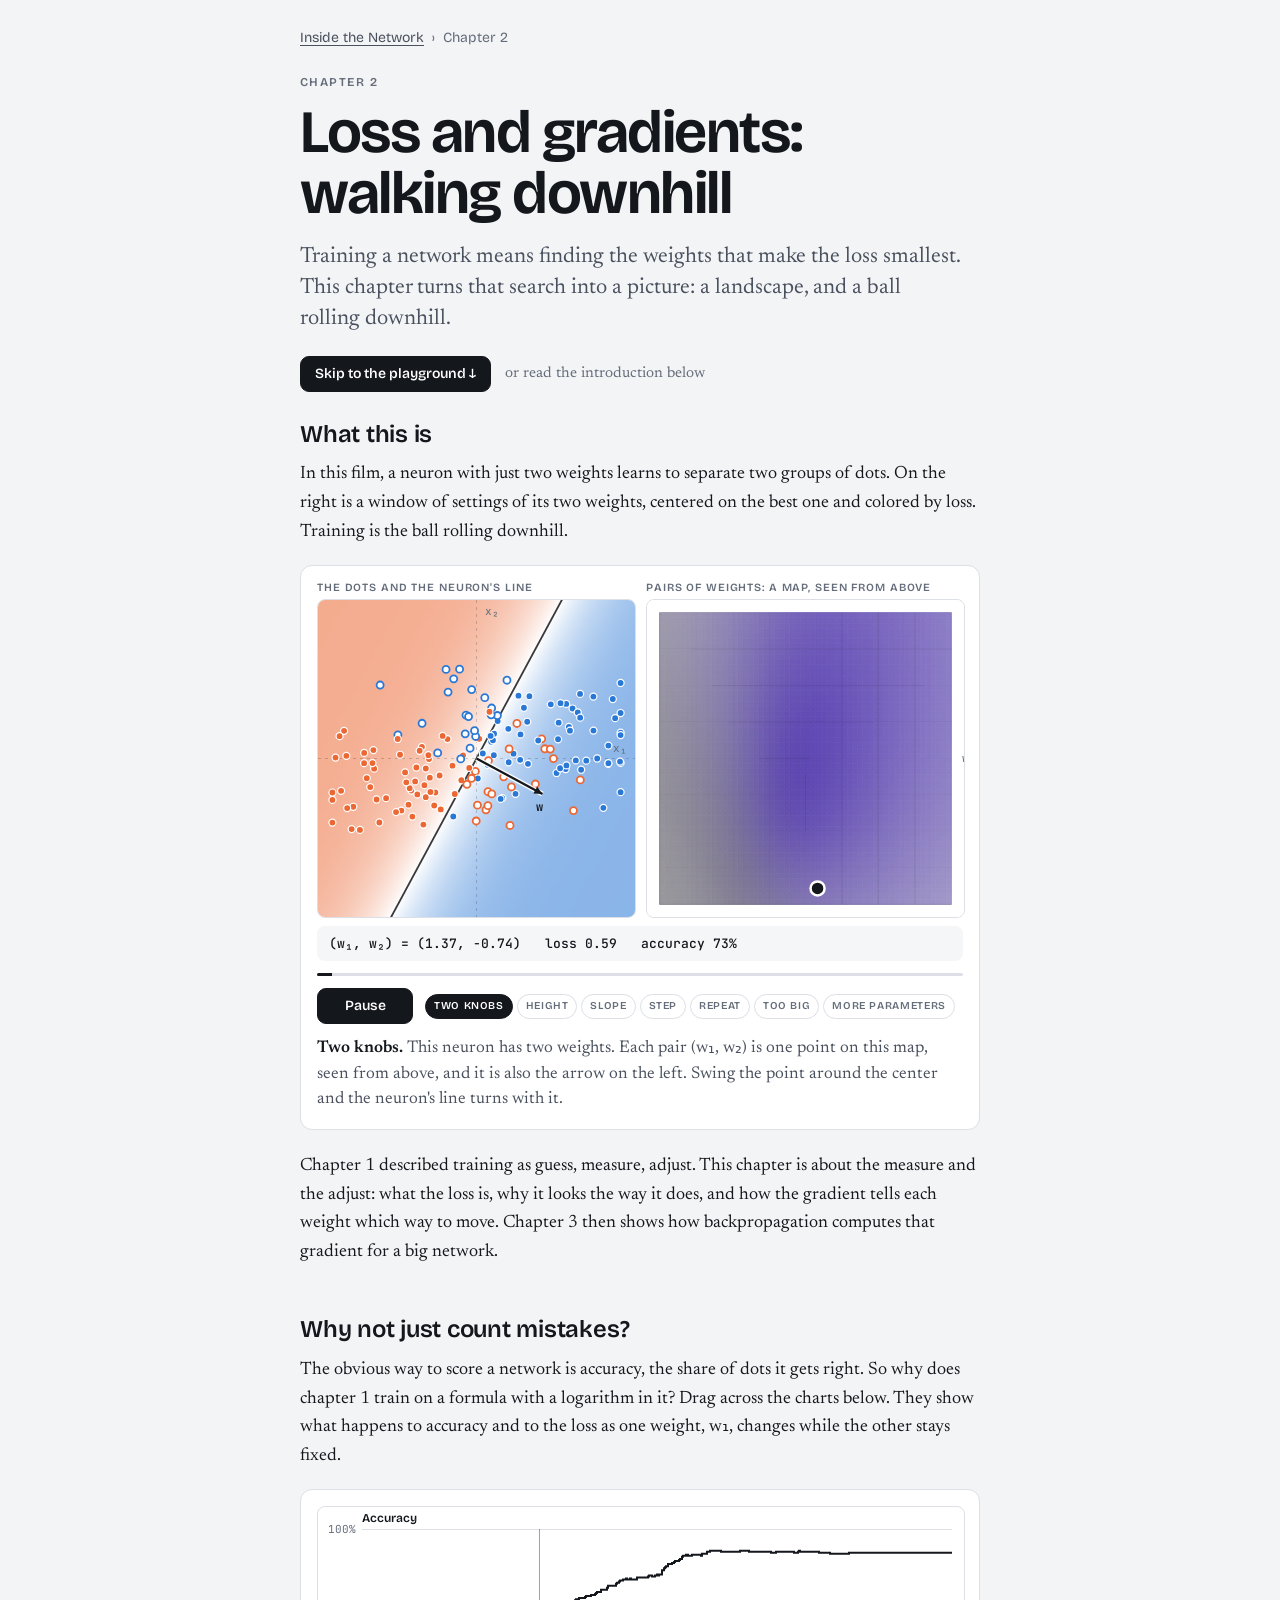
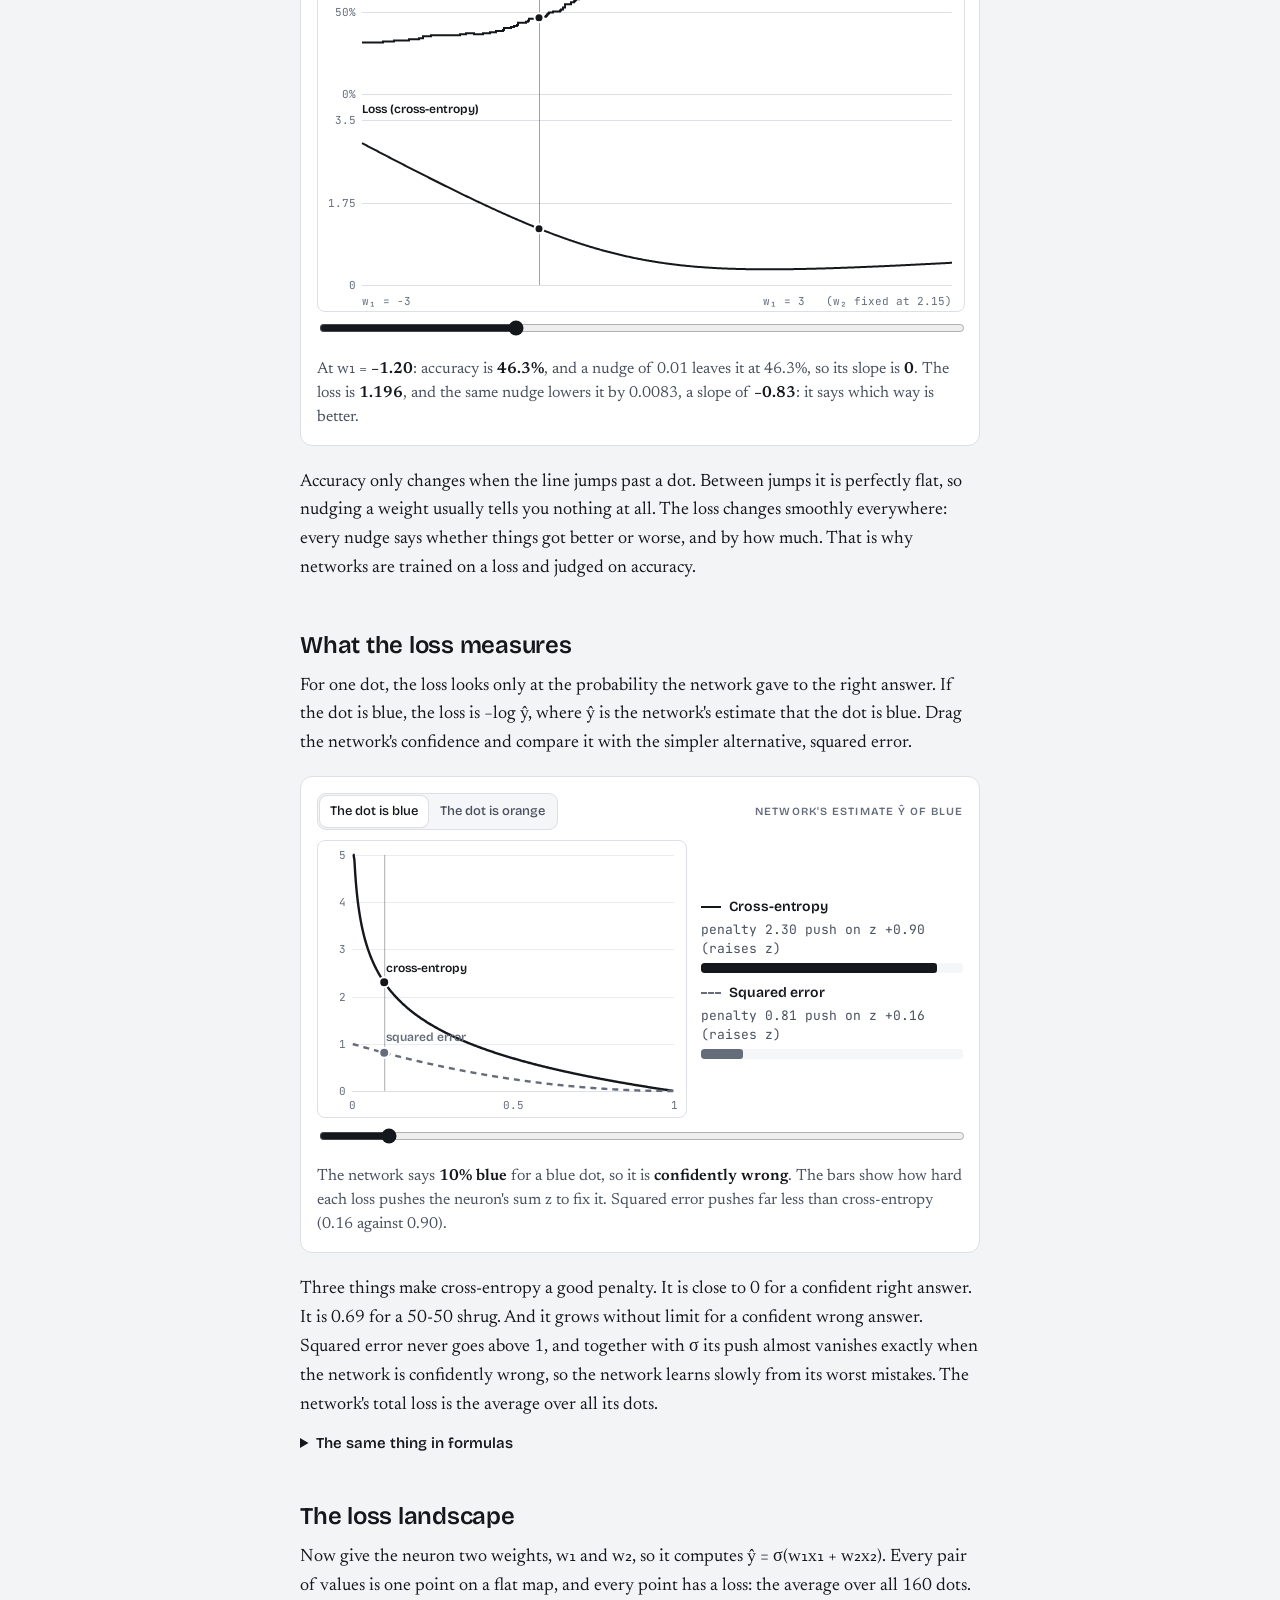
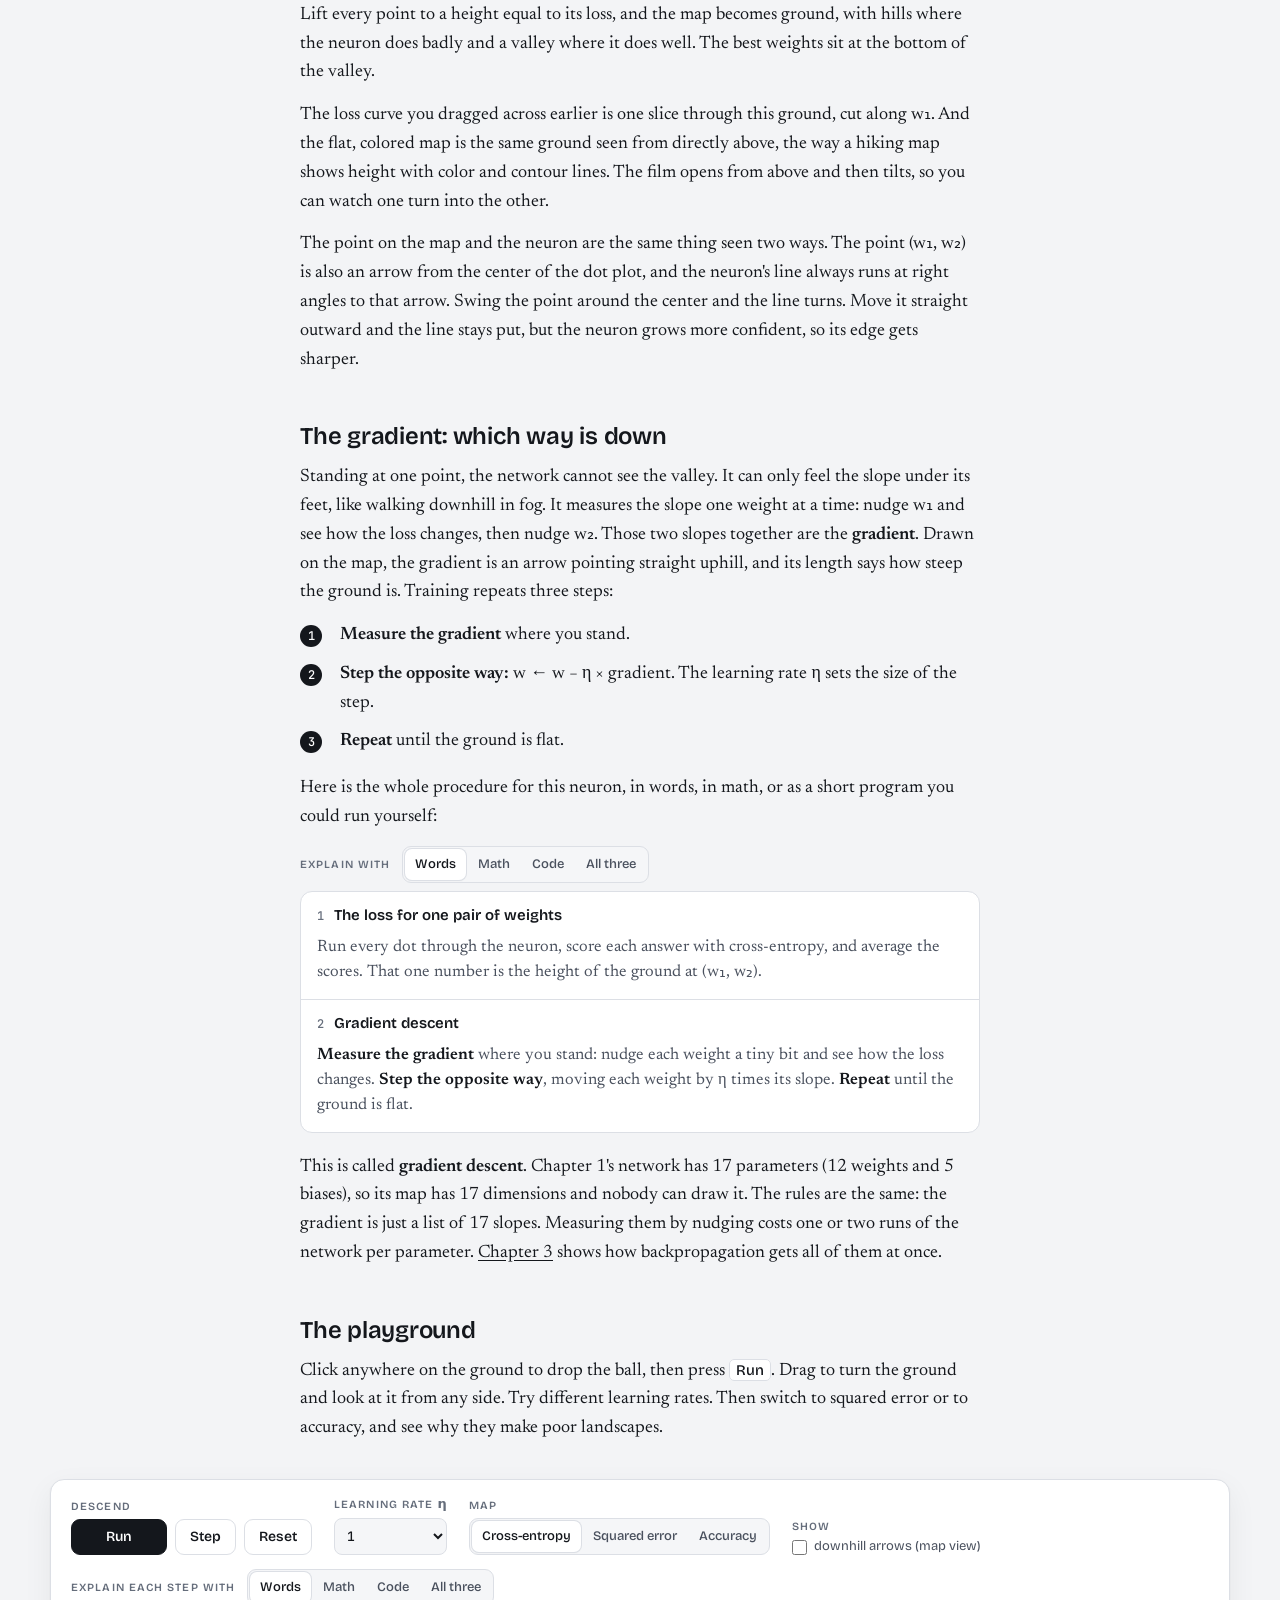
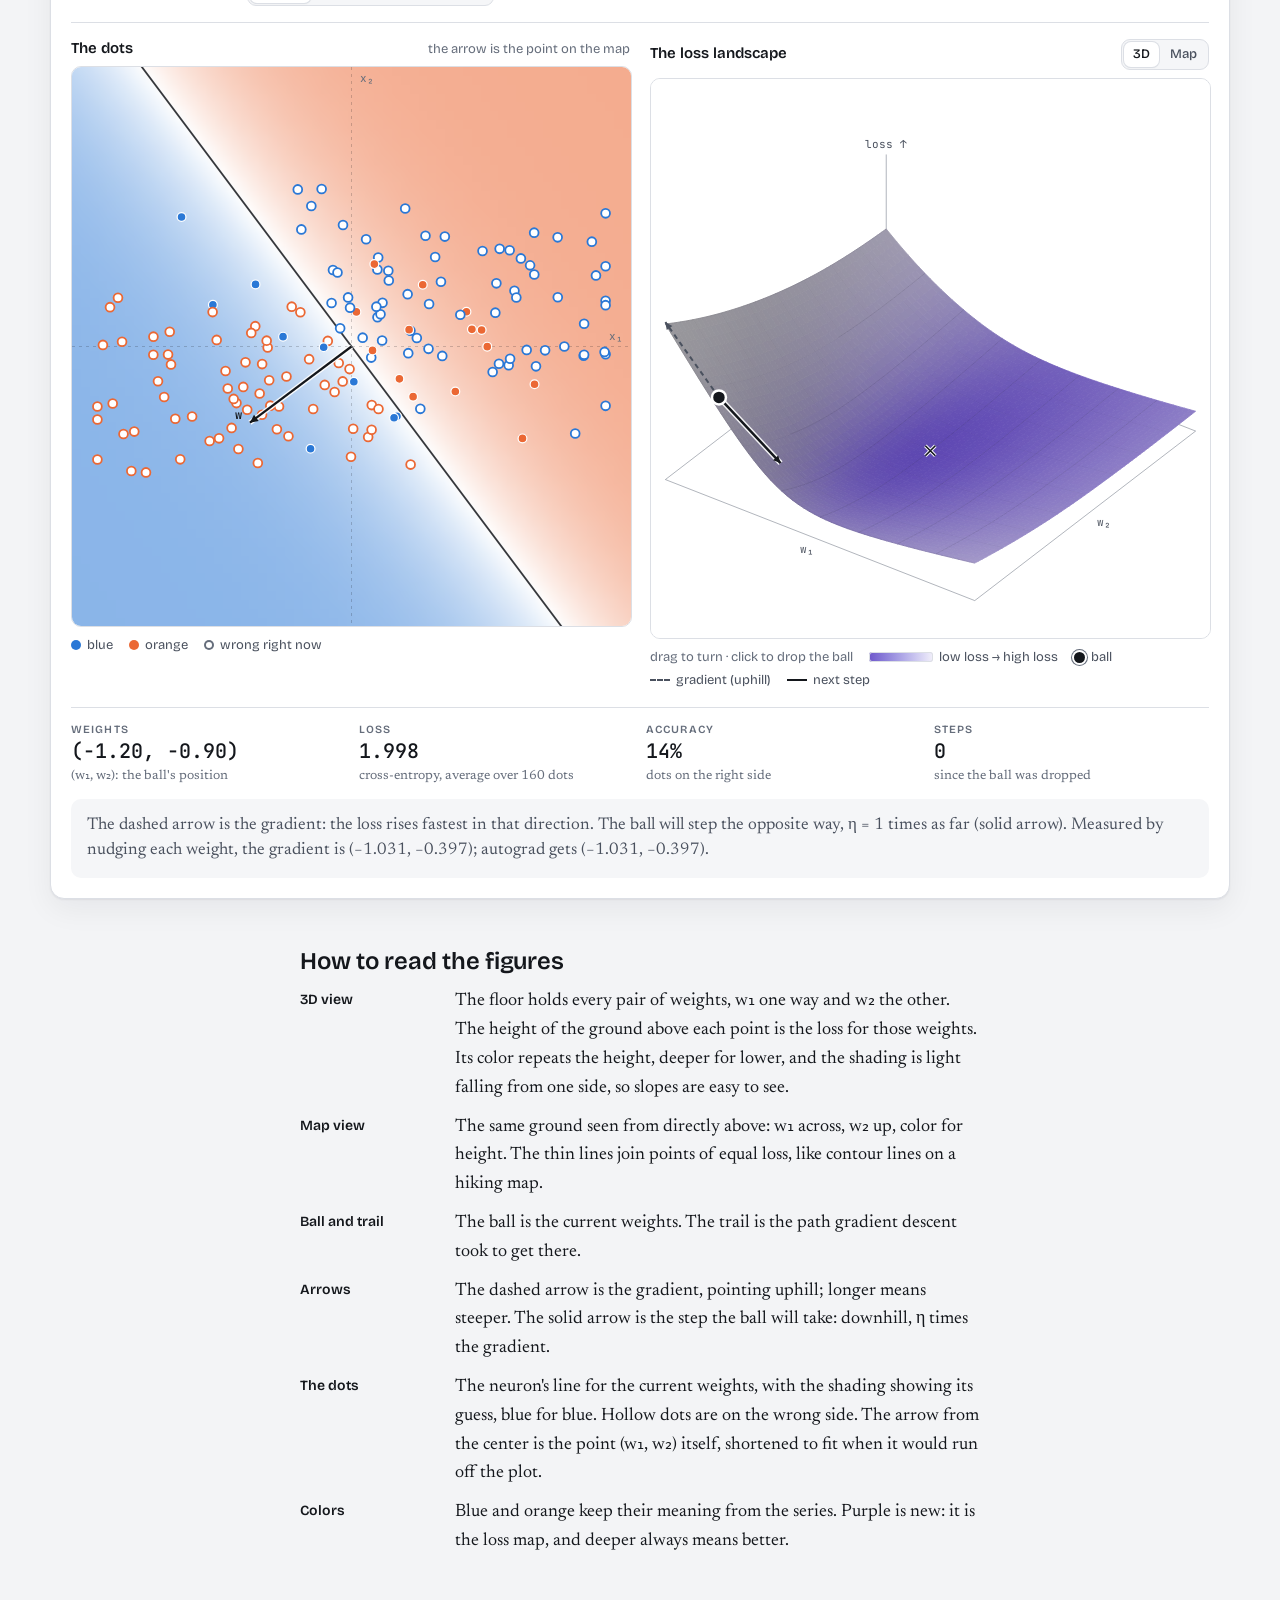
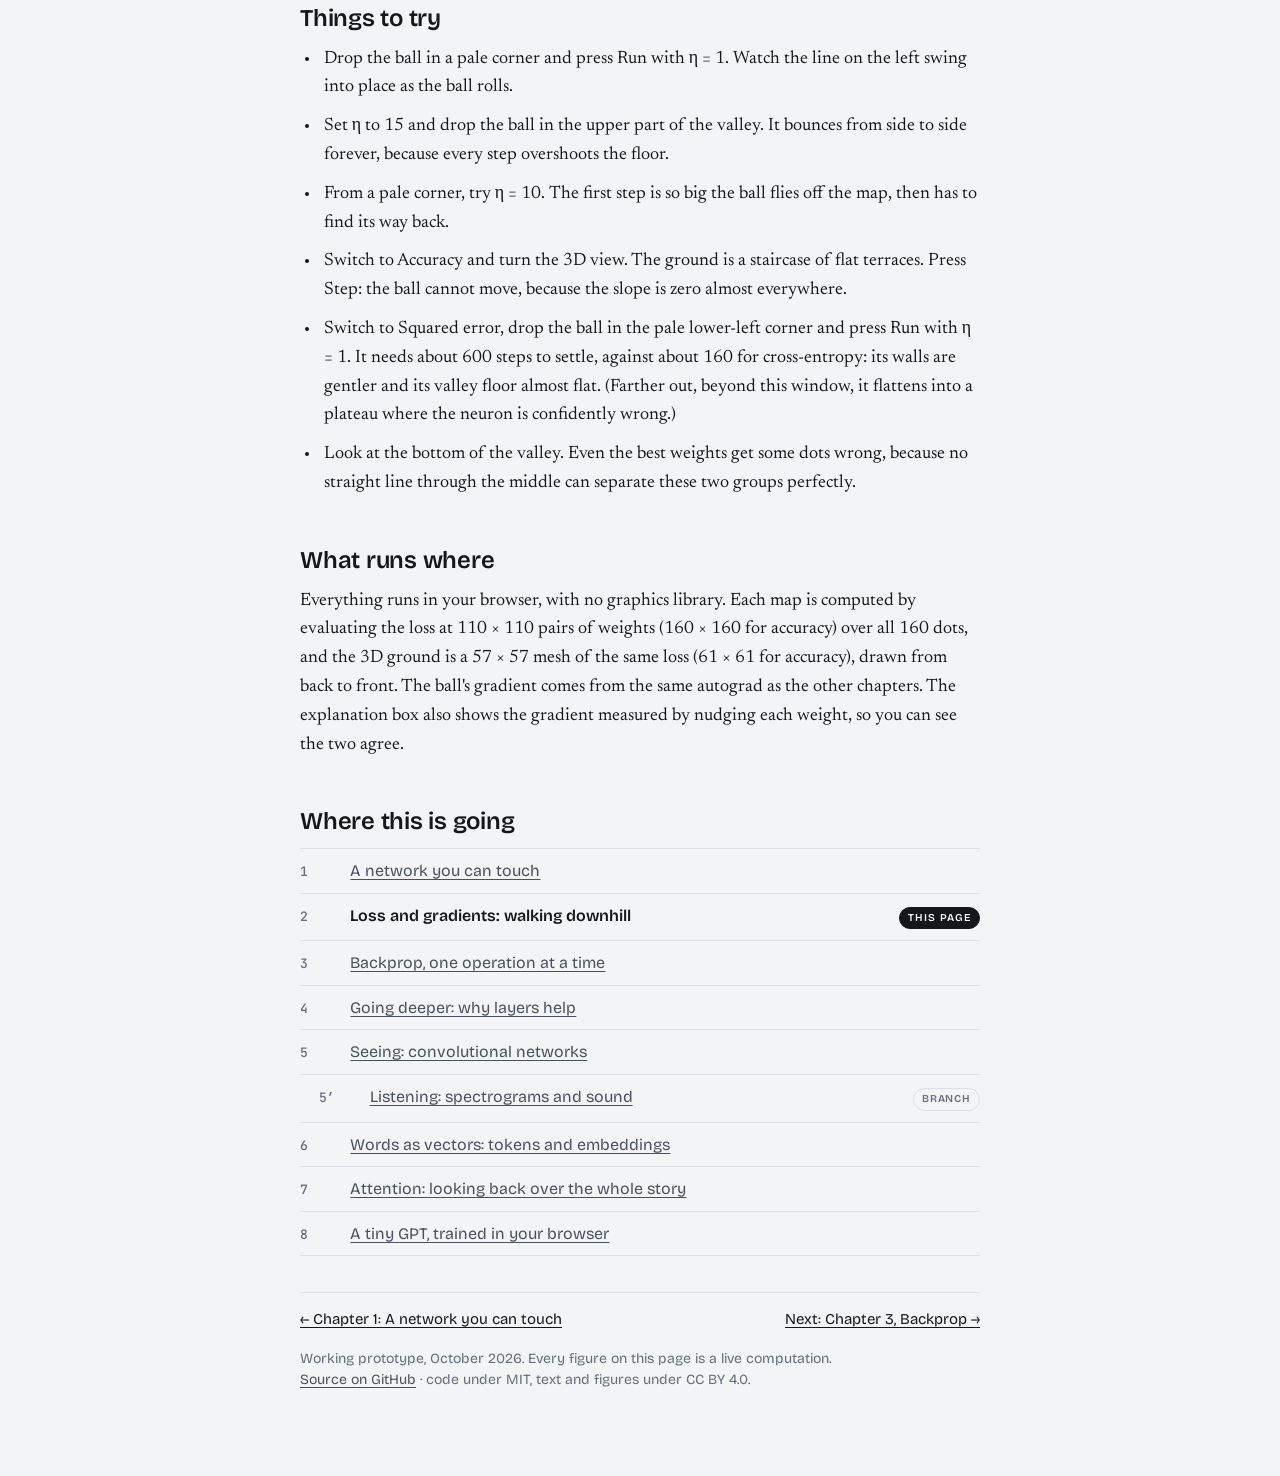
<file: loss-and-gradients/index.html>
<!doctype html>
<html lang="en">
<head>
<meta charset="utf-8">
<meta name="viewport" content="width=device-width, initial-scale=1, viewport-fit=cover">
<meta name="description" content="Why networks are trained on a loss, what the loss measures, and what a gradient is: a two-weight neuron turns training into a ball rolling down a landscape you can see.">
<style>
:root { color-scheme: light; padding-top: env(safe-area-inset-top, 0px); padding-bottom: env(safe-area-inset-bottom, 0px); }
body { margin: 0; font: 14px system-ui, -apple-system, "Segoe UI", sans-serif; }
img { max-width: 100%; }
[hidden] { display: none !important; }
</style>
<title>Loss and Gradients</title>
<link rel="icon" href="data:image/svg+xml,%3Csvg xmlns='http://www.w3.org/2000/svg' viewBox='0 0 32 32'%3E%3Ccircle cx='8' cy='16' r='4' fill='%232a78d6'/%3E%3Ccircle cx='24' cy='9' r='4' fill='%23eb6834'/%3E%3Ccircle cx='24' cy='23' r='4' fill='%232a78d6'/%3E%3Cpath d='M11 15 21 10M11 17l10 5' stroke='%2314171c' stroke-width='2'/%3E%3C/svg%3E">
<link rel="preconnect" href="https://fonts.googleapis.com">
<link rel="preconnect" href="https://fonts.gstatic.com" crossorigin>
<link rel="stylesheet" href="https://fonts.googleapis.com/css2?family=Bricolage+Grotesque:opsz,wght@12..96,400..700&family=JetBrains+Mono:wght@400;500;600&family=Newsreader:ital,opsz,wght@0,6..72,400..600;1,6..72,400&display=swap">
<link rel="stylesheet" href="../assets/site.css">
<style>
.btn:focus-visible, .seg button:focus-visible, input:focus-visible, select:focus-visible, summary:focus-visible, .chips button:focus-visible { outline: 2px solid var(--ink); outline-offset: 2px; }
.card canvas { display: block; width: 100%; max-width: 100%; border-radius: 8px; }
.readout { font: 16px/1.5 var(--font-body); color: var(--ink-2); margin: 10px 0 0; font-variant-numeric: tabular-nums; }
.readout b { color: var(--ink); }
.pair { display: grid; grid-template-columns: minmax(0, 1fr) minmax(0, 1fr); gap: 12px; }
@media (max-width: 520px) { .pair { grid-template-columns: minmax(0, 1fr); } }
.panel { position: relative; min-width: 0; }
.panel canvas { display: block; width: 100%; max-width: 100%; aspect-ratio: 1; border-radius: 8px; border: 1px solid var(--rule); }
.panel .ptitle { font: 600 11px/1 var(--font-display); letter-spacing: 0.08em; text-transform: uppercase; color: var(--ink-3); margin: 0 0 6px; }
.film-over { position: absolute; inset: 0; background: var(--sheet); display: flex; flex-direction: column; justify-content: center; gap: 12px; padding: 12px 6px; }
.orow2 { display: grid; grid-template-columns: minmax(0, 1fr) auto; gap: 12px; align-items: baseline; padding: 10px 0; border-bottom: 1px solid var(--rule); font: 16px/1.35 var(--font-display); color: var(--ink); }
.orow2 span:last-child { font: 14px/1.3 var(--font-body); color: var(--ink-2); text-align: right; }
/* penalty widget */
.pen-top { display: flex; flex-wrap: wrap; gap: 10px 16px; align-items: center; justify-content: space-between; margin-bottom: 10px; }
.pen-grid { display: grid; grid-template-columns: minmax(0, 1.4fr) minmax(0, 1fr); gap: 16px; align-items: center; }
@media (max-width: 600px) { .pen-grid { grid-template-columns: minmax(0, 1fr); } }
#pen-cv { aspect-ratio: 4 / 3; border: 1px solid var(--rule); }
.pen-side { display: grid; gap: 12px; font-variant-numeric: tabular-nums; }
.pen-row { display: grid; gap: 4px; }
.pen-row .nm { font: 600 14px/1.2 var(--font-display); color: var(--ink); display: flex; align-items: center; gap: 8px; }
.pen-row .nm i { display: inline-block; width: 20px; height: 0; border-top: 2.5px solid var(--ink); }
.pen-row .nm i.dash { border-top: 2.5px dashed var(--ink-3); }
.pen-row .vals { font: 13px/1.5 var(--font-mono); color: var(--ink-2); }
.pushbar { position: relative; height: 10px; background: var(--well); border-radius: 3px; overflow: hidden; }
.pushbar i { position: absolute; left: 0; top: 0; bottom: 0; background: var(--ink); border-radius: 3px; }
.pushbar i.dash { background: var(--ink-3); }
#pen-p { width: 100%; margin-top: 10px; }
.pl-pair { display: grid; grid-template-columns: minmax(0, 1fr) minmax(0, 1fr); gap: 20px; margin-top: 16px; }
@media (max-width: 760px) { .pl-pair { grid-template-columns: minmax(0, 1fr); } }
.pl-pair canvas { display: block; width: 100%; max-width: 100%; aspect-ratio: 1; border-radius: 10px; border: 1px solid var(--rule); }
#pl-map { cursor: grab; touch-action: pan-y; }
#pl-map.flat { cursor: crosshair; }
.phead .seg button { padding: 6px 9px; }
.phead { display: flex; justify-content: space-between; align-items: baseline; gap: 8px; flex-wrap: wrap; margin-bottom: 8px; }
.ptitle2 { font: 600 15px/1.2 var(--font-display); color: var(--ink); }
.hint { font: 13px/1.3 var(--font-display); color: var(--ink-3); }
.legend { display: flex; flex-wrap: wrap; gap: 6px 16px; align-items: center; margin-top: 10px; font: 13px/1.3 var(--font-display); color: var(--ink-2); }
.legend > span { display: inline-flex; align-items: center; gap: 6px; }
.ramp { display: inline-block; width: 64px; height: 10px; border-radius: 3px; background: linear-gradient(90deg, color-mix(in srgb, var(--loss) 88%, var(--sheet)), color-mix(in srgb, var(--loss) 8%, var(--sheet))); box-shadow: inset 0 0 0 1px var(--rule); }
.ball { display: inline-block; width: 11px; height: 11px; border-radius: 50%; background: var(--ink); box-shadow: 0 0 0 2px var(--sheet), 0 0 0 3px var(--ink-3); }
.arr { display: inline-block; width: 20px; height: 0; border-top: 2px solid var(--ink); }
.arr.dash { border-top: 2px dashed var(--ink-2); }
.dot { display: inline-block; width: 10px; height: 10px; border-radius: 50%; background: var(--pos); }
.dot.neg { background: var(--neg); }
.dot.hollow { background: var(--sheet); box-shadow: inset 0 0 0 2px var(--ink-3); }
.stats { display: grid; grid-template-columns: repeat(4, minmax(0, 1fr)); gap: 12px; margin-top: 18px; padding-top: 16px; border-top: 1px solid var(--rule); }
@media (max-width: 760px) { .stats { grid-template-columns: repeat(2, minmax(0, 1fr)); } }
.stat { display: flex; flex-direction: column; gap: 5px; min-width: 0; }
.stat b { font: 500 20px/1.15 var(--font-mono); color: var(--ink); font-variant-numeric: tabular-nums; overflow-wrap: anywhere; }
.stat .cap { font: 13px/1.3 var(--font-body); color: var(--ink-3); }
.pl-explain { margin-top: 14px; background: var(--well); border-radius: 10px; padding: 14px 16px; }
.pl-explain .rep.words p { font-size: 17px; }
@media (prefers-reduced-motion: reduce) { .tt { transition: none; } }
</style>
</head>
<body>
<div class="page">
  <nav class="crumbs" aria-label="Breadcrumb"><a href="../">Inside the Network</a><span aria-hidden="true">›</span><span>Chapter 2</span></nav>
  <header class="col">
    <div class="eyebrow">Chapter 2</div>
    <h1>Loss and gradients: walking downhill</h1>
    <p class="dek">Training a network means finding the weights that make the loss smallest. This chapter turns that search into a picture: a landscape, and a ball rolling downhill.</p>
    <nav class="jump" aria-label="Page shortcuts">
      <a class="btn primary" href="#playground">Skip to the playground ↓</a>
      <span class="jump-note">or read the introduction below</span>
    </nav>
  </header>

  <main class="col intro">
    <h2>What this is</h2>
    <p>In this film, a neuron with just two weights learns to separate two groups of dots. On the right is a window of settings of its two weights, centered on the best one and colored by loss. Training is the ball rolling downhill.</p>

    <figure class="film" id="film" aria-label="Animation of gradient descent on a loss landscape">
      <div class="film-stage">
        <div class="pair">
          <div class="panel"><div class="ptitle">The dots and the neuron's line</div><canvas id="f-data" aria-label="The dots, with the neuron's line for the current weights"></canvas></div>
          <div class="panel"><div class="ptitle" id="f-map-title">Pairs of weights: a map, seen from above</div><canvas id="f-map" aria-label="The loss landscape over the two weights, with the ball"></canvas></div>
        </div>
        <div class="film-over" id="f-over" hidden>
          <div class="over-title">Same rules, more weights</div>
          <div class="orow2"><span>This neuron: 2 weights</span><span>a map you can see</span></div>
          <div class="orow2"><span>Chapter 1's network: 17 parameters</span><span>a landscape in 17 dimensions</span></div>
          <div class="orow2"><span>GPT-3: 175 billion parameters</span><span>the same idea, unimaginably bigger</span></div>
        </div>
      </div>
      <div class="film-ticker" id="f-ticker" aria-hidden="true"></div>
      <div class="film-progress"><i id="f-fill"></i></div>
      <div class="film-bar">
        <button type="button" class="btn primary" id="f-play">Play</button>
        <div class="chips" id="f-chips" role="group" aria-label="Jump to a scene">
          <button type="button" data-i="0" data-tip="film-0">Two knobs</button><button type="button" data-i="1" data-tip="film-1">Height</button><button type="button" data-i="2" data-tip="film-2">Slope</button><button type="button" data-i="3" data-tip="film-3">Step</button><button type="button" data-i="4" data-tip="film-4">Repeat</button><button type="button" data-i="5" data-tip="film-5">Too big</button><button type="button" data-i="6" data-tip="film-6">More parameters</button>
        </div>
      </div>
      <p class="film-cap" id="f-cap" aria-live="polite"></p>
    </figure>

    <p>Chapter 1 described training as guess, measure, adjust. This chapter is about the measure and the adjust: what the loss is, why it looks the way it does, and how the gradient tells each weight which way to move. Chapter 3 then shows how backpropagation computes that gradient for a big network.</p>

    <h2>Why not just count mistakes?</h2>
    <p>The obvious way to score a network is accuracy, the share of dots it gets right. So why does chapter 1 train on a formula with a logarithm in it? Drag across the charts below. They show what happens to accuracy and to the loss as one weight, w₁, changes while the other stays fixed.</p>

    <figure class="card" aria-label="Accuracy and loss as one weight changes">
      <canvas id="stair-cv" style="aspect-ratio: 16 / 10; touch-action: pan-y; cursor: ew-resize; border: 1px solid var(--rule);" aria-label="Two charts sharing one axis: accuracy on top, loss below, as w₁ changes"></canvas>
      <input type="range" id="stair-x" min="0" max="1000" step="1" aria-label="w₁" style="width: 100%; margin-top: 8px;">
      <p class="readout" id="stair-read"></p>
    </figure>

    <p>Accuracy only changes when the line jumps past a dot. Between jumps it is perfectly flat, so nudging a weight usually tells you nothing at all. The loss changes smoothly everywhere: every nudge says whether things got better or worse, and by how much. That is why networks are trained on a loss and judged on accuracy.</p>

    <h2>What the loss measures</h2>
    <p>For one dot, the loss looks only at the probability the network gave to the right answer. If the dot is blue, the loss is −log ŷ, where ŷ is the network's estimate that the dot is blue. Drag the network's confidence and compare it with the simpler alternative, squared error.</p>

    <figure class="card" aria-label="Penalty for one dot as the network's confidence changes">
      <div class="pen-top">
        <div class="seg" role="group" aria-label="The dot's true color" id="pen-y">
          <button type="button" data-v="1" aria-pressed="true">The dot is blue</button>
          <button type="button" data-v="0" aria-pressed="false">The dot is orange</button>
        </div>
        <span class="lab">network's estimate ŷ of blue</span>
      </div>
      <div class="pen-grid">
        <canvas id="pen-cv" aria-label="Penalty curves for cross-entropy and squared error"></canvas>
        <div class="pen-side">
          <div class="pen-row"><span class="nm"><i></i>Cross-entropy</span><span class="vals" id="pen-ce"></span><div class="pushbar"><i id="pen-ce-bar"></i></div></div>
          <div class="pen-row"><span class="nm"><i class="dash"></i>Squared error</span><span class="vals" id="pen-se"></span><div class="pushbar"><i class="dash" id="pen-se-bar"></i></div></div>
        </div>
      </div>
      <input type="range" id="pen-p" min="1" max="999" step="1" value="100" aria-label="The network's estimate that the dot is blue">
      <p class="readout" id="pen-read"></p>
    </figure>

    <p>Three things make cross-entropy a good penalty. It is close to 0 for a confident right answer. It is 0.69 for a 50-50 shrug. And it grows without limit for a confident wrong answer. Squared error never goes above 1, and together with σ its push almost vanishes exactly when the network is confidently wrong, so the network learns slowly from its worst mistakes. The network's total loss is the average over all its dots.</p>
    <details class="math">
      <summary>The same thing in formulas</summary>
      <div class="eqs">
        <div class="eq-row"><code>L = −[y·log ŷ + (1−y)·log(1−ŷ)]</code><span>cross-entropy for one dot, y = 1 for blue</span></div>
        <div class="eq-row"><code>L = (ŷ − y)²</code><span>squared error for one dot</span></div>
        <div class="eq-row"><code>∂L/∂z = ŷ − y</code><span>cross-entropy's slope on the neuron's sum z; training pushes z the opposite way, by −(ŷ − y)</span></div>
        <div class="eq-row"><code>∂L/∂z = 2(ŷ − y)·ŷ(1 − ŷ)</code><span>squared error's slope: the ŷ(1 − ŷ) factor shrinks to 0 when ŷ is near 0 or 1</span></div>
      </div>
    </details>

    <h2>The loss landscape</h2>
    <p>Now give the neuron two weights, w₁ and w₂, so it computes ŷ = σ(w₁x₁ + w₂x₂). Every pair of values is one point on a flat map, and every point has a loss: the average over all 160 dots. Lift every point to a height equal to its loss, and the map becomes ground, with hills where the neuron does badly and a valley where it does well. The best weights sit at the bottom of the valley.</p>
    <p>The loss curve you dragged across earlier is one slice through this ground, cut along w₁. And the flat, colored map is the same ground seen from directly above, the way a hiking map shows height with color and contour lines. The film opens from above and then tilts, so you can watch one turn into the other.</p>
    <p>The point on the map and the neuron are the same thing seen two ways. The point (w₁, w₂) is also an arrow from the center of the dot plot, and the neuron's line always runs at right angles to that arrow. Swing the point around the center and the line turns. Move it straight outward and the line stays put, but the neuron grows more confident, so its edge gets sharper.</p>

    <h2>The gradient: which way is down</h2>
    <p>Standing at one point, the network cannot see the valley. It can only feel the slope under its feet, like walking downhill in fog. It measures the slope one weight at a time: nudge w₁ and see how the loss changes, then nudge w₂. Those two slopes together are the <b>gradient</b>. Drawn on the map, the gradient is an arrow pointing straight uphill, and its length says how steep the ground is. Training repeats three steps:</p>
    <ol class="seq" id="gd-steps">
      <li><div><b>Measure the gradient</b> where you stand.</div></li>
      <li><div><b>Step the opposite way:</b> w ← w − η × gradient. The learning rate η sets the size of the step.</div></li>
      <li><div><b>Repeat</b> until the ground is flat.</div></li>
    </ol>
    <p>Here is the whole procedure for this neuron, in words, in math, or as a short program you could run yourself:</p>
    <div class="lens" data-lens-ctl data-label="Explain with"></div>
    <div class="annot" id="gd-algo" data-reps></div>
    <p>This is called <b>gradient descent</b>. Chapter 1's network has 17 parameters (12 weights and 5 biases), so its map has 17 dimensions and nobody can draw it. The rules are the same: the gradient is just a list of 17 slopes. Measuring them by nudging costs one or two runs of the network per parameter. <a href="../backprop/">Chapter 3</a> shows how backpropagation gets all of them at once.</p>

    <h2>The playground</h2>
    <p>Click anywhere on the ground to drop the ball, then press <kbd>Run</kbd>. Drag to turn the ground and look at it from any side. Try different learning rates. Then switch to squared error or to accuracy, and see why they make poor landscapes.</p>
  </main>

  <section class="bench" id="playground" aria-label="Loss landscape playground">
    <div class="fig">
      <div class="controls">
        <div class="ctl">
          <span class="lab">Descend</span>
          <div class="btns">
            <button type="button" class="btn primary" id="pl-run" data-tip="run">Run</button>
            <button type="button" class="btn" id="pl-step" data-tip="step">Step</button>
            <button type="button" class="btn" id="pl-reset" data-tip="reset">Reset</button>
          </div>
        </div>
        <div class="ctl">
          <label class="lab" for="pl-lr">Learning rate <span class="nc">η</span></label>
          <select id="pl-lr" data-tip="lr">
            <option value="0.1">0.1</option>
            <option value="0.3">0.3</option>
            <option value="1" selected>1</option>
            <option value="3">3</option>
            <option value="10">10</option>
            <option value="15">15</option>
          </select>
        </div>
        <div class="ctl">
          <span class="lab" id="lab-map">Map</span>
          <div class="seg" role="group" aria-labelledby="lab-map" id="pl-mode">
            <button type="button" data-v="ce" data-tip="mode-ce" aria-pressed="true">Cross-entropy</button>
            <button type="button" data-v="mse" data-tip="mode-mse" aria-pressed="false">Squared error</button>
            <button type="button" data-v="acc" data-tip="mode-acc" aria-pressed="false">Accuracy</button>
          </div>
        </div>
        <div class="ctl">
          <span class="lab">Show</span>
          <label class="tog" for="pl-field" data-tip="field"><input type="checkbox" id="pl-field">downhill arrows (map view)</label>
        </div>
        <div class="ctl"><div class="lens" data-lens-ctl data-label="Explain each step with"></div></div>
      </div>
      <div class="pl-pair">
        <div>
          <div class="phead"><span class="ptitle2">The dots</span><span class="hint">the arrow is the point on the map</span></div>
          <canvas id="pl-data" aria-label="The dots, the neuron's line, and the weight arrow"></canvas>
          <div class="legend"><span><i class="dot"></i>blue</span><span><i class="dot neg"></i>orange</span><span><i class="dot hollow"></i>wrong right now</span></div>
        </div>
        <div>
          <div class="phead"><span class="ptitle2" id="pl-map-title">The loss landscape</span>
            <div class="seg" role="group" aria-label="View" id="pl-view"><button type="button" data-v="3d" data-tip="view-3d" aria-pressed="true">3D</button><button type="button" data-v="map" data-tip="view-map" aria-pressed="false">Map</button></div></div>
          <canvas id="pl-map" aria-label="The loss over every pair of weights; click to place the ball"></canvas>
          <div class="legend"><span class="hint" id="pl-hint">drag to turn · click to drop the ball</span><span><i class="ramp"></i><span id="pl-ramp-lab">low loss → high loss</span></span><span><i class="ball"></i>ball</span><span><i class="arr dash"></i>gradient (uphill)</span><span><i class="arr"></i>next step</span></div>
        </div>
      </div>
      <div class="stats">
        <div class="stat" data-tip="st-w"><span class="lab">Weights</span><b id="st-w"></b><span class="cap">(w₁, w₂): the ball's position</span></div>
        <div class="stat" data-tip="st-loss"><span class="lab" id="st-loss-lab">Loss</span><b id="st-loss"></b><span class="cap" id="st-loss-cap">average over 160 dots</span></div>
        <div class="stat" data-tip="st-acc"><span class="lab">Accuracy</span><b id="st-acc"></b><span class="cap">dots on the right side</span></div>
        <div class="stat" data-tip="st-steps"><span class="lab">Steps</span><b id="st-steps"></b><span class="cap">since the ball was dropped</span></div>
      </div>
      <div class="pl-explain" aria-live="polite" id="pl-explain" data-reps></div>
    </div>
  </section>

  <section class="col">
    <h2>How to read the figures</h2>
    <dl class="read">
      <dt>3D view</dt>
      <dd>The floor holds every pair of weights, w₁ one way and w₂ the other. The height of the ground above each point is the loss for those weights. Its color repeats the height, deeper for lower, and the shading is light falling from one side, so slopes are easy to see.</dd>
      <dt>Map view</dt>
      <dd>The same ground seen from directly above: w₁ across, w₂ up, color for height. The thin lines join points of equal loss, like contour lines on a hiking map.</dd>
      <dt>Ball and trail</dt>
      <dd>The ball is the current weights. The trail is the path gradient descent took to get there.</dd>
      <dt>Arrows</dt>
      <dd>The dashed arrow is the gradient, pointing uphill; longer means steeper. The solid arrow is the step the ball will take: downhill, η times the gradient.</dd>
      <dt>The dots</dt>
      <dd>The neuron's line for the current weights, with the shading showing its guess, blue for blue. Hollow dots are on the wrong side. The arrow from the center is the point (w₁, w₂) itself, shortened to fit when it would run off the plot.</dd>
      <dt>Colors</dt>
      <dd>Blue and orange keep their meaning from the series. Purple is new: it is the loss map, and deeper always means better.</dd>
    </dl>

    <h2>Things to try</h2>
    <ul class="tries">
      <li>Drop the ball in a pale corner and press Run with η = 1. Watch the line on the left swing into place as the ball rolls.</li>
      <li>Set η to 15 and drop the ball in the upper part of the valley. It bounces from side to side forever, because every step overshoots the floor.</li>
      <li>From a pale corner, try η = 10. The first step is so big the ball flies off the map, then has to find its way back.</li>
      <li>Switch to Accuracy and turn the 3D view. The ground is a staircase of flat terraces. Press Step: the ball cannot move, because the slope is zero almost everywhere.</li>
      <li>Switch to Squared error, drop the ball in the pale lower-left corner and press Run with η = 1. It needs about 600 steps to settle, against about 160 for cross-entropy: its walls are gentler and its valley floor almost flat. (Farther out, beyond this window, it flattens into a plateau where the neuron is confidently wrong.)</li>
      <li>Look at the bottom of the valley. Even the best weights get some dots wrong, because no straight line through the middle can separate these two groups perfectly.</li>
    </ul>

    <h2>What runs where</h2>
    <p>Everything runs in your browser, with no graphics library. Each map is computed by evaluating the loss at 110 × 110 pairs of weights (160 × 160 for accuracy) over all 160 dots, and the 3D ground is a 57 × 57 mesh of the same loss (61 × 61 for accuracy), drawn from back to front. The ball's gradient comes from the same autograd as the other chapters. The explanation box also shows the gradient measured by nudging each weight, so you can see the two agree.</p>

    <h2>Where this is going</h2>
    <ol class="road">
      <li><span class="n">1</span><span><a href="../touch/">A network you can touch</a></span><span></span></li>
      <li class="here"><span class="n">2</span><span>Loss and gradients: walking downhill</span><span class="tag">This page</span></li>
      <li><span class="n">3</span><span><a href="../backprop/">Backprop, one operation at a time</a></span><span></span></li>
      <li><span class="n">4</span><span><a href="../going-deeper/">Going deeper: why layers help</a></span><span></span></li>
      <li><span class="n">5</span><span><a href="../seeing/">Seeing: convolutional networks</a></span><span></span></li>
      <li class="branch"><span class="n">5′</span><span><a href="../listening/">Listening: spectrograms and sound</a></span><span class="tag">Branch</span></li>
      <li><span class="n">6</span><span><a href="../words/">Words as vectors: tokens and embeddings</a></span><span></span></li>
      <li><span class="n">7</span><span><a href="../attention/">Attention: looking back over the whole story</a></span><span></span></li>
      <li><span class="n">8</span><span><a href="../gpt/">A tiny GPT, trained in your browser</a></span><span></span></li>
    </ol>
    <nav class="chapnav" aria-label="Chapters"><a href="../touch/">← Chapter 1: A network you can touch</a><a href="../backprop/">Next: Chapter 3, Backprop →</a></nav>
    <p class="foot">Working prototype, October 2026. Every figure on this page is a live computation.<br><a href="https://github.com/taoyiran/inside-the-network">Source on GitHub</a> · code under MIT, text and figures under CC BY 4.0.</p>
  </section>
  <a class="jump-pill" id="jump-pill" href="#playground" hidden>Playground ↓</a>
</div>

<script id="autograd" src="../assets/autograd.js"></script>
<script src="../assets/common.js"></script>
<script type="text/plain" id="gd-js1">
const sigmoid = (z) => 1 / (1 + Math.exp(-z));

// the average cross-entropy over all the dots, for weights (w1, w2)
function loss(w1, w2) {
  let total = 0;
  for (const { x1, x2, y } of dots) {
    const yhat = sigmoid(w1 * x1 + w2 * x2);
    total += -(y * Math.log(yhat) + (1 - y) * Math.log(1 - yhat));
  }
  return total / dots.length;
}
</script>
<script type="text/plain" id="gd-py1">
import math

def sigmoid(z):
    return 1 / (1 + math.exp(-z))

def loss(w1, w2):
    """The average cross-entropy over all the dots, for weights (w1, w2)."""
    total = 0.0
    for x1, x2, y in dots:
        yhat = sigmoid(w1 * x1 + w2 * x2)
        total += -(y * math.log(yhat) + (1 - y) * math.log(1 - yhat))
    return total / len(dots)
</script>
<script type="text/plain" id="gd-js2">
// the gradient, measured by nudging each weight a tiny bit both ways
function gradient(w1, w2, eps = 1e-4) {
  return [
    (loss(w1 + eps, w2) - loss(w1 - eps, w2)) / (2 * eps),
    (loss(w1, w2 + eps) - loss(w1, w2 - eps)) / (2 * eps),
  ];
}

// gradient descent: step against the gradient, again and again
let w1 = -1.2, w2 = -0.9;
const lr = 1;
for (let step = 0; step < 200; step++) {
  const [g1, g2] = gradient(w1, w2);
  w1 -= lr * g1;
  w2 -= lr * g2;
}
</script>
<script type="text/plain" id="gd-py2">
def gradient(w1, w2, eps=1e-4):
    """The gradient, measured by nudging each weight a tiny bit both ways."""
    return ((loss(w1 + eps, w2) - loss(w1 - eps, w2)) / (2 * eps),
            (loss(w1, w2 + eps) - loss(w1, w2 - eps)) / (2 * eps))

# gradient descent: step against the gradient, again and again
w1, w2 = -1.2, -0.9
lr = 1.0
for step in range(200):
    g1, g2 = gradient(w1, w2)
    w1 -= lr * g1
    w2 -= lr * g2
</script>
<script>
(function () {
  "use strict";
  const $ = (id) => document.getElementById(id);
  const { fmt } = ITN;
  const pair = (a, d = 2) => `(${fmt(a[0], d)}, ${fmt(a[1], d)})`;
  const reduceMotion = ITN.reduceMotion;
  const MONO = '"JetBrains Mono", ui-monospace, Menlo, Consolas, monospace';
  const UI = '"Bricolage Grotesque", system-ui, -apple-system, sans-serif';

  // ---------- theme ----------
  const C = {};
  function hexRGB(s) {
    s = s.trim();
    if (s[0] === "#") { if (s.length === 4) s = "#" + s[1] + s[1] + s[2] + s[2] + s[3] + s[3]; const n = parseInt(s.slice(1, 7), 16); return [(n >> 16) & 255, (n >> 8) & 255, n & 255]; }
    const m = s.match(/[\d.]+/g); return m ? m.slice(0, 3).map(Number) : [128, 128, 128];
  }
  let themeStamp = 0;
  function readTheme() {
    const cs = getComputedStyle(document.documentElement);
    for (const k of ["sheet", "ink", "ink-2", "ink-3", "rule", "pos", "neg", "loss", "well"]) C[k] = hexRGB(cs.getPropertyValue("--" + k));
    C.lutD = new Uint8ClampedArray(256 * 3); C.lutL = new Uint8ClampedArray(256 * 3);
    for (let k = 0; k < 256; k++) {
      const t = (k / 255) * 2 - 1, tg = t >= 0 ? C.pos : C.neg, a = Math.pow(Math.abs(t), 0.85) * 0.55;
      const u = k / 255, b = 0.05 + 0.85 * Math.pow(1 - u, 1.35); // u = 0 is the best: deepest purple
      for (let c = 0; c < 3; c++) { C.lutD[k * 3 + c] = C.sheet[c] + (tg[c] - C.sheet[c]) * a; C.lutL[k * 3 + c] = C.sheet[c] + (C.loss[c] - C.sheet[c]) * b; }
    }
    themeStamp++;
  }
  const rgba = (c, a = 1) => `rgba(${c[0]},${c[1]},${c[2]},${a})`;
  const dpr = Math.min(2, window.devicePixelRatio || 1);
  function sizeCanvas(cv) {
    const cw = cv.clientWidth, ch = cv.clientHeight, w = Math.max(1, Math.round(cw * dpr)), h = Math.max(1, Math.round(ch * dpr));
    if (cv.width !== w || cv.height !== h) { cv.width = w; cv.height = h; }
    return [cw, ch];
  }

  // ---------- the data and the neuron ----------
  function mulberry32(a) { return function () { a |= 0; a = (a + 0x6d2b79f5) | 0; let t = Math.imul(a ^ (a >>> 15), 1 | a); t = (t + Math.imul(t ^ (t >>> 7), 61 | t)) ^ t; return ((t ^ (t >>> 14)) >>> 0) / 4294967296; }; }
  function gaussian(r) { let u = 0; while (u === 0) u = r(); return Math.sqrt(-2 * Math.log(u)) * Math.cos(2 * Math.PI * r()); }
  const N = 160, DR = 3.3, WR = 3;
  const DOM = [-2.2, 4.4, -1.1, 5.5], DC = [(DOM[0] + DOM[1]) / 2, (DOM[2] + DOM[3]) / 2], DH = (DOM[1] - DOM[0]) / 2; // the landscape window, centered on the valley
  const DATA = (() => {
    const r = mulberry32(11), pts = [];
    for (let i = 0; i < N; i++) {
      const y = i % 2, s = y ? 1 : -1;
      const x1 = Math.max(-3, Math.min(3, s * 1.2 + gaussian(r) * 1.2)), x2 = Math.max(-3, Math.min(3, s * 0.5 + gaussian(r) * 0.6));
      pts.push({ x1, x2, y });
    }
    return pts;
  })();
  const sig = ITN.sig;
  const softplus = (z) => Math.max(z, 0) + Math.log1p(Math.exp(-Math.abs(z)));
  function lossAt(mode, w1, w2) {
    let s = 0;
    for (const p of DATA) {
      const z = w1 * p.x1 + w2 * p.x2;
      if (mode === "ce") s += softplus(z) - z * p.y;
      else if (mode === "mse") { const e = sig(z) - p.y; s += e * e; }
      else s += (z > 0 ? 1 : 0) === p.y ? 0 : 1;
    }
    return s / N;
  }
  const accAt = (w1, w2) => 1 - lossAt("acc", w1, w2);
  // the gradient, by the same autograd as the other chapters (accuracy has none: it is flat)
  function gradAt(mode, w1, w2) {
    if (mode === "acc") return [0, 0];
    const a = new Value(w1), b = new Value(w2);
    TAPE = [];
    let tot = null;
    for (const p of DATA) {
      const z = add(mulc(a, p.x1), mulc(b, p.x2));
      const L = mode === "ce" ? bceWithLogits(z, p.y) : square(add(sigmoid(z), new Value(-p.y)));
      tot = tot ? add(tot, L) : L;
    }
    backward(mulc(tot, 1 / N)); TAPE = null;
    return [a.grad, b.grad];
  }
  function nudgeGrad(mode, w1, w2) {
    const e = 1e-4;
    return [(lossAt(mode, w1 + e, w2) - lossAt(mode, w1 - e, w2)) / (2 * e), (lossAt(mode, w1, w2 + e) - lossAt(mode, w1, w2 - e)) / (2 * e)];
  }
  function descend(mode, start, lr, steps) {
    const path = [start.slice()]; let w = start.slice();
    for (let k = 0; k < steps; k++) { const g = gradAt(mode, w[0], w[1]); w = [w[0] - lr * g[0], w[1] - lr * g[1]]; path.push(w); }
    return path;
  }
  // the bottom of each valley, found once by descending for a long time
  const MIN = { ce: descend("ce", [0, 0], 3, 600).pop(), mse: descend("mse", [0.5, 0.5], 10, 1200).pop() };

  // ---------- drawing the dots ----------
  const GD = 64, dHeat = document.createElement("canvas"); dHeat.width = dHeat.height = GD;
  const dhc = dHeat.getContext("2d"), dImg = dhc.createImageData(GD, GD);
  const toX = (x, W) => ((x + DR) / (2 * DR)) * W, toY = (y, H) => ((DR - y) / (2 * DR)) * H;
  function arrowHead(ctx, x0, y0, x1, y1, size) {
    const a = Math.atan2(y1 - y0, x1 - x0);
    ctx.beginPath(); ctx.moveTo(x1, y1);
    ctx.lineTo(x1 - size * Math.cos(a - 0.45), y1 - size * Math.sin(a - 0.45));
    ctx.lineTo(x1 - size * Math.cos(a + 0.45), y1 - size * Math.sin(a + 0.45));
    ctx.closePath(); ctx.fill();
  }
  function drawData(cv, w) {
    const [W, H] = sizeCanvas(cv), ctx = cv.getContext("2d");
    ctx.setTransform(dpr, 0, 0, dpr, 0, 0);
    const d = dImg.data, t = C.lutD;
    for (let r = 0; r < GD; r++) {
      const x2 = DR - (2 * DR * r) / (GD - 1);
      for (let c = 0; c < GD; c++) {
        const x1 = -DR + (2 * DR * c) / (GD - 1), li = Math.round(sig(w[0] * x1 + w[1] * x2) * 255) * 3, k = (r * GD + c) * 4;
        d[k] = t[li]; d[k + 1] = t[li + 1]; d[k + 2] = t[li + 2]; d[k + 3] = 255;
      }
    }
    dhc.putImageData(dImg, 0, 0);
    const cw = W / (GD - 1);
    ctx.imageSmoothingEnabled = true; ctx.drawImage(dHeat, -cw / 2, -cw / 2, W + cw, H + cw);
    ctx.strokeStyle = rgba(C.ink, 0.2); ctx.lineWidth = 1; ctx.setLineDash([3, 4]);
    ctx.beginPath(); ctx.moveTo(toX(0, W), 0); ctx.lineTo(toX(0, W), H); ctx.moveTo(0, toY(0, H)); ctx.lineTo(W, toY(0, H)); ctx.stroke(); ctx.setLineDash([]);
    ctx.font = `11px ${MONO}`; ctx.fillStyle = rgba(C["ink-3"]); ctx.textBaseline = "middle";
    ctx.textAlign = "right"; ctx.fillText("x₁", W - 8, toY(0, H) - 10); ctx.textAlign = "left"; ctx.fillText("x₂", toX(0, W) + 8, 12);
    // the neuron's line: w₁x₁ + w₂x₂ = 0, at right angles to the weight arrow
    const n = Math.hypot(w[0], w[1]);
    if (n > 1e-6) {
      const dx = -w[1] / n, dy = w[0] / n, L = DR * 2;
      ctx.beginPath(); ctx.moveTo(toX(-dx * L, W), toY(-dy * L, H)); ctx.lineTo(toX(dx * L, W), toY(dy * L, H));
      ctx.strokeStyle = rgba(C.ink, 0.85); ctx.lineWidth = 1.8; ctx.stroke();
    }
    const pr = Math.max(2.8, Math.min(4.4, W / 90));
    for (const p of DATA) {
      const right = ((w[0] * p.x1 + w[1] * p.x2 > 0) ? 1 : 0) === p.y, col = p.y ? C.pos : C.neg;
      ctx.beginPath(); ctx.arc(toX(p.x1, W), toY(p.x2, H), pr, 0, Math.PI * 2);
      if (right) { ctx.fillStyle = rgba(col); ctx.fill(); ctx.lineWidth = 1.2; ctx.strokeStyle = rgba(C.sheet); ctx.stroke(); }
      else { ctx.fillStyle = rgba(C.sheet); ctx.fill(); ctx.lineWidth = 1.8; ctx.strokeStyle = rgba(col); ctx.stroke(); }
    }
    // the weight arrow (w₁, w₂), drawn in the same units
    if (n > 0.05) {
      const s = Math.min(1, (DR - 0.15) / Math.max(Math.abs(w[0]), Math.abs(w[1]))), ex = w[0] * s, ey = w[1] * s;
      const x0 = toX(0, W), y0 = toY(0, H), x1 = toX(ex, W), y1 = toY(ey, H);
      ctx.strokeStyle = rgba(C.sheet, 0.9); ctx.lineWidth = 5; ctx.beginPath(); ctx.moveTo(x0, y0); ctx.lineTo(x1, y1); ctx.stroke();
      ctx.strokeStyle = rgba(C.ink); ctx.lineWidth = 2.2; ctx.beginPath(); ctx.moveTo(x0, y0); ctx.lineTo(x1, y1); ctx.stroke();
      ctx.fillStyle = rgba(C.ink); arrowHead(ctx, x0, y0, x1, y1, 9);
      ctx.font = `600 12px ${MONO}`; ctx.textAlign = "left"; ctx.textBaseline = "alphabetic";
      const ux = (x1 - x0) / (Math.hypot(x1 - x0, y1 - y0) || 1), uy = (y1 - y0) / (Math.hypot(x1 - x0, y1 - y0) || 1);
      const lx = x1 - uy * 13 + ux * 4 - 4, ly = y1 + ux * 13 + uy * 4 + 4;
      ctx.fillText("w", lx, ly);
    }
  }

  // ---------- drawing the landscape ----------
  const GM = 110, GA = 160;
  const fields = new Map();
  function domKey(mode, dom) { return `${mode}|${dom.join(",")}`; }
  function getField(mode, dom) {
    const key = domKey(mode, dom);
    let F = fields.get(key);
    if (!F) {
      const G = mode === "acc" ? GA : GM, vals = new Float64Array(G * G);
      for (let r = 0; r < G; r++) { const w2 = dom[3] - ((dom[3] - dom[2]) * r) / (G - 1); for (let c = 0; c < G; c++) vals[r * G + c] = lossAt(mode, dom[0] + ((dom[1] - dom[0]) * c) / (G - 1), w2); }
      // scale every map so 0 is its best point and 1 its worst; cross-entropy on a log scale
      let lo = Infinity, hi = -Infinity; for (const v of vals) { lo = Math.min(lo, v); hi = Math.max(hi, v); }
      const tf = mode === "ce" ? (v) => (Math.log(v) - Math.log(lo)) / (Math.log(hi) - Math.log(lo)) : (v) => (v - lo) / Math.max(1e-9, hi - lo);
      const t = vals.map(tf);
      const segs = [];
      if (mode !== "acc") for (let L = 1; L <= 9; L++) segs.push(...contourSegs(t, G, L / 10));
      F = { G, vals, t, segs, img: null, stamp: -1, mode };
      fields.set(key, F);
    }
    if (F.stamp !== themeStamp) {
      const cv = document.createElement("canvas"); cv.width = cv.height = F.G;
      const cx = cv.getContext("2d"), im = cx.createImageData(F.G, F.G), d = im.data, lut = C.lutL;
      for (let k = 0; k < F.G * F.G; k++) { const li = Math.round(Math.max(0, Math.min(1, F.t[k])) * 255) * 3; d[k * 4] = lut[li]; d[k * 4 + 1] = lut[li + 1]; d[k * 4 + 2] = lut[li + 2]; d[k * 4 + 3] = 255; }
      cx.putImageData(im, 0, 0); F.img = cv; F.stamp = themeStamp;
    }
    return F;
  }
  function contourSegs(t, G, level) {
    const out = [], f = (r, c) => t[r * G + c] - level;
    for (let r = 0; r < G - 1; r++) for (let c = 0; c < G - 1; c++) {
      const a = f(r, c), b = f(r, c + 1), e = f(r + 1, c + 1), d = f(r + 1, c), pts = [];
      if (a > 0 !== b > 0) pts.push([c + a / (a - b), r]);
      if (b > 0 !== e > 0) pts.push([c + 1, r + b / (b - e)]);
      if (d > 0 !== e > 0) pts.push([c + d / (d - e), r + 1]);
      if (a > 0 !== d > 0) pts.push([c, r + a / (a - d)]);
      if (pts.length >= 2) out.push([pts[0][0] / (G - 1), pts[0][1] / (G - 1), pts[1][0] / (G - 1), pts[1][1] / (G - 1)]);
      if (pts.length === 4) out.push([pts[2][0] / (G - 1), pts[2][1] / (G - 1), pts[3][0] / (G - 1), pts[3][1] / (G - 1)]);
    }
    return out;
  }
  const FULL = DOM;
  // s: { mode, dom, w, trail, grad, step, comps, field, minMark }
  function drawMap(cv, s) {
    const [W, H] = sizeCanvas(cv), ctx = cv.getContext("2d"), dom = s.dom || FULL, F = getField(s.mode, dom);
    ctx.setTransform(dpr, 0, 0, dpr, 0, 0);
    const X = (w1) => ((w1 - dom[0]) / (dom[1] - dom[0])) * W, Y = (w2) => ((dom[3] - w2) / (dom[3] - dom[2])) * H;
    const cw = W / (F.G - 1);
    ctx.imageSmoothingEnabled = s.mode !== "acc";
    ctx.drawImage(F.img, -cw / 2, -cw / 2, W + cw, H + cw);
    ctx.strokeStyle = rgba(C.ink, 0.16); ctx.lineWidth = 1;
    ctx.beginPath(); for (const g of F.segs) { ctx.moveTo(g[0] * W, g[1] * H); ctx.lineTo(g[2] * W, g[3] * H); } ctx.stroke();
    // axes
    ctx.strokeStyle = rgba(C.ink, 0.22); ctx.setLineDash([3, 4]); ctx.beginPath();
    if (dom[0] < 0 && dom[1] > 0) { ctx.moveTo(X(0), 0); ctx.lineTo(X(0), H); }
    if (dom[2] < 0 && dom[3] > 0) { ctx.moveTo(0, Y(0)); ctx.lineTo(W, Y(0)); }
    ctx.stroke(); ctx.setLineDash([]);
    ctx.font = `11px ${MONO}`; ctx.fillStyle = rgba(C["ink-2"]); ctx.textBaseline = "alphabetic";
    ctx.textAlign = "right"; ctx.fillText(`w₁ → ${fmt(dom[1], 1)}`, W - 6, H - 6);
    ctx.textAlign = "left"; ctx.fillText(`w₂ ↑ ${fmt(dom[3], 1)}`, 6, 14);
    ctx.fillText(`${fmt(dom[0], 1)}, ${fmt(dom[2], 1)}`, 6, H - 6);
    // the bottom of the valley
    if (s.minMark !== false && s.mode !== "acc") {
      const m = MIN[s.mode], mx = X(m[0]), my = Y(m[1]);
      ctx.strokeStyle = rgba(C.sheet, 0.95); ctx.lineWidth = 3.5;
      ctx.beginPath(); ctx.moveTo(mx - 5, my - 5); ctx.lineTo(mx + 5, my + 5); ctx.moveTo(mx + 5, my - 5); ctx.lineTo(mx - 5, my + 5); ctx.stroke();
      ctx.strokeStyle = rgba(C.ink); ctx.lineWidth = 1.6; ctx.stroke();
    }
    // downhill arrows
    if (s.field && s.mode !== "acc") {
      ctx.strokeStyle = rgba(C.ink, 0.45); ctx.fillStyle = rgba(C.ink, 0.45); ctx.lineWidth = 1.2;
      const n = 11;
      for (let i = 0; i < n; i++) for (let j = 0; j < n; j++) {
        const w1 = dom[0] + ((i + 0.5) / n) * (dom[1] - dom[0]), w2 = dom[2] + ((j + 0.5) / n) * (dom[3] - dom[2]);
        const g = gradAt(s.mode, w1, w2), m = Math.hypot(g[0], g[1]); if (m < 1e-6) continue;
        const len = Math.min(1, Math.sqrt(m / 0.6)) * (W / n) * 0.42, x0 = X(w1), y0 = Y(w2), x1 = x0 - (g[0] / m) * len, y1 = y0 + (g[1] / m) * len;
        ctx.beginPath(); ctx.moveTo(x0, y0); ctx.lineTo(x1, y1); ctx.stroke(); arrowHead(ctx, x0, y0, x1, y1, 4);
      }
    }
    // the trail
    if (s.trail && s.trail.length) {
      ctx.strokeStyle = rgba(C.ink, 0.85); ctx.lineWidth = 1.6; ctx.lineJoin = "round"; ctx.beginPath();
      s.trail.forEach((p, k) => { const x = X(p[0]), y = Y(p[1]); if (k) ctx.lineTo(x, y); else ctx.moveTo(x, y); });
      ctx.lineTo(X(s.w[0]), Y(s.w[1])); ctx.stroke();
      ctx.fillStyle = rgba(C.ink, 0.85);
      if (s.trail.length < 120) for (const p of s.trail) { ctx.beginPath(); ctx.arc(X(p[0]), Y(p[1]), 2, 0, Math.PI * 2); ctx.fill(); }
    }
    const inside = s.w[0] >= dom[0] && s.w[0] <= dom[1] && s.w[1] >= dom[2] && s.w[1] <= dom[3];
    const bx = Math.max(8, Math.min(W - 8, X(s.w[0]))), by = Math.max(8, Math.min(H - 8, Y(s.w[1])));
    const GS = 1; // the gradient arrow is drawn in weight units, so at η = 1 the step arrow is the same length
    if (inside && s.comps) {
      ctx.lineWidth = 2; ctx.strokeStyle = rgba(C["ink-2"]); ctx.fillStyle = rgba(C["ink-2"]);
      if (s.comps.g1) { const x1 = X(s.w[0] + s.grad[0] * GS); ctx.beginPath(); ctx.moveTo(bx, by); ctx.lineTo(x1, by); ctx.stroke(); arrowHead(ctx, bx, by, x1, by, 7); }
      if (s.comps.g2) { const y1 = Y(s.w[1] + s.grad[1] * GS); ctx.beginPath(); ctx.moveTo(bx, by); ctx.lineTo(bx, y1); ctx.stroke(); arrowHead(ctx, bx, by, bx, y1, 7); }
    }
    if (inside && s.grad && s.showGrad !== false && Math.hypot(s.grad[0], s.grad[1]) > 1e-6) {
      const x1 = X(s.w[0] + s.grad[0] * GS), y1 = Y(s.w[1] + s.grad[1] * GS);
      ctx.setLineDash([5, 4]); ctx.strokeStyle = rgba(C["ink-2"]); ctx.lineWidth = 2;
      ctx.beginPath(); ctx.moveTo(bx, by); ctx.lineTo(x1, y1); ctx.stroke(); ctx.setLineDash([]);
      ctx.fillStyle = rgba(C["ink-2"]); arrowHead(ctx, bx, by, x1, y1, 8);
    }
    if (inside && s.step && Math.hypot(s.step[0], s.step[1]) > 1e-6) {
      const x1 = X(s.w[0] + s.step[0]), y1 = Y(s.w[1] + s.step[1]);
      ctx.strokeStyle = rgba(C.sheet, 0.9); ctx.lineWidth = 5; ctx.beginPath(); ctx.moveTo(bx, by); ctx.lineTo(x1, y1); ctx.stroke();
      ctx.strokeStyle = rgba(C.ink); ctx.lineWidth = 2.4; ctx.beginPath(); ctx.moveTo(bx, by); ctx.lineTo(x1, y1); ctx.stroke();
      ctx.fillStyle = rgba(C.ink); arrowHead(ctx, bx, by, x1, y1, 9);
    }
    ctx.beginPath(); ctx.arc(bx, by, 7, 0, Math.PI * 2); ctx.fillStyle = rgba(C.ink); ctx.fill(); ctx.lineWidth = 2.5; ctx.strokeStyle = rgba(C.sheet); ctx.stroke();
    if (!inside) {
      ctx.font = `600 12px ${UI}`; ctx.fillStyle = rgba(C.ink); ctx.textAlign = bx > W / 2 ? "right" : "left"; ctx.textBaseline = "middle";
      ctx.lineWidth = 3; ctx.strokeStyle = rgba(C.sheet, 0.9);
      const tx = bx > W / 2 ? bx - 14 : bx + 14, ty = by < 20 ? by + 18 : by - 14;
      ctx.strokeText("off the map", tx, ty); ctx.fillText("off the map", tx, ty);
    }
  }

  // ---------- drawing the landscape in 3D ----------
  // The same loss drawn as ground: w₁ and w₂ run across the floor, and the height is the loss.
  const meshes = new Map();
  function getMesh(mode) {
    let m = meshes.get(mode);
    if (!m) {
      const M = mode === "acc" ? 61 : 57, h = new Float64Array(M * M);
      for (let j = 0; j < M; j++) { const w2 = DOM[2] + ((DOM[3] - DOM[2]) * j) / (M - 1); for (let i = 0; i < M; i++) h[j * M + i] = lossAt(mode, DOM[0] + ((DOM[1] - DOM[0]) * i) / (M - 1), w2); }
      let lo = Infinity, hi = -Infinity; for (const v of h) { lo = Math.min(lo, v); hi = Math.max(hi, v); }
      const tcol = mode === "ce" ? (v) => (Math.log(v) - Math.log(lo)) / (Math.log(hi) - Math.log(lo)) : (v) => (v - lo) / Math.max(1e-9, hi - lo);
      m = { M, h, lo, hi, tcol, grid: mode === "acc" ? 6 : 7 };
      meshes.set(mode, m);
    }
    return m;
  }
  const HZ = 0.95; // height of the highest point, in units of the floor's half-width
  // a camera: turned by az, tilted by el, magnified by zoom around the point f (in the drawing's own units)
  const CAM_TOP = { az: 0, el: Math.PI / 2, zoom: 1, f: [0, 0, 0] }, CAM_3D = { az: -0.62, el: 0.58, zoom: 1, f: [0, 0, 0] };
  const CAM_VALLEY = { az: -0.1, el: 0.7, zoom: 1.6, f: [0.05, 0.08, -0.36] };
  const lerpCam = (a, b, t) => ({ az: a.az + (b.az - a.az) * t, el: a.el + (b.el - a.el) * t, zoom: a.zoom + (b.zoom - a.zoom) * t, f: a.f.map((v, i) => v + (b.f[i] - v) * t) });
  function makeProj(W, H, cam, m) {
    const k = Math.max(0, Math.min(1, (cam.el - CAM_3D.el) / (Math.PI / 2 - CAM_3D.el)));
    const S = Math.min(W, H) * (0.34 + 0.12 * k), ca = Math.cos(cam.az), sa = Math.sin(cam.az), ce = Math.cos(cam.el), se = Math.sin(cam.el);
    const cx = W / 2, cy = H / 2 + (1 - k) * H * 0.03, zoom = cam.zoom || 1, f = cam.f || [0, 0, 0];
    const fx = f[0] * ca - f[1] * sa, fy = f[2] * ce + (f[0] * sa + f[1] * ca) * se;
    return (w1, w2, h) => {
      const X = (w1 - DC[0]) / DH, Y = (w2 - DC[1]) / DH, Z = ((h - m.lo) / (m.hi - m.lo)) * HZ - HZ / 2;
      const x = X * ca - Y * sa, y = X * sa + Y * ca;
      return [cx + (x - fx) * S * zoom, cy - (Z * ce + y * se - fy) * S * zoom, y * ce - Z * se];
    };
  }
  const clampW = (w) => [Math.max(DOM[0], Math.min(DOM[1], w[0])), Math.max(DOM[2], Math.min(DOM[3], w[1]))];
  const inDom = (w) => w[0] >= DOM[0] && w[0] <= DOM[1] && w[1] >= DOM[2] && w[1] <= DOM[3];
  const gridW = (i, j, M) => [DOM[0] + ((DOM[1] - DOM[0]) * i) / (M - 1), DOM[2] + ((DOM[3] - DOM[2]) * j) / (M - 1)];
  // s: { mode, w, trail, grad, step, comps, showGrad, minMark, cam }
  function drawSurface(cv, s) {
    const [W, H] = sizeCanvas(cv), ctx = cv.getContext("2d"), m = getMesh(s.mode), M = m.M, cam = s.cam || CAM_3D;
    ctx.setTransform(dpr, 0, 0, dpr, 0, 0);
    ctx.fillStyle = rgba(C.sheet); ctx.fillRect(0, 0, W, H);
    const P = makeProj(W, H, cam, m), span = m.hi - m.lo;
    const px = new Float64Array(M * M), py = new Float64Array(M * M), pd = new Float64Array(M * M);
    for (let j = 0; j < M; j++) for (let i = 0; i < M; i++) {
      const k = j * M + i, g = gridW(i, j, M), q = P(g[0], g[1], m.h[k]);
      px[k] = q[0]; py[k] = q[1]; pd[k] = q[2];
    }
    // the floor, under everything
    const CORN = [[DOM[0], DOM[2]], [DOM[1], DOM[2]], [DOM[1], DOM[3]], [DOM[0], DOM[3]]];
    const floorH = m.lo - span * 0.03, fl = CORN.map(([a, b]) => P(a, b, floorH));
    ctx.strokeStyle = rgba(C["ink-3"], 0.5); ctx.lineWidth = 1;
    ctx.beginPath(); fl.forEach((p, k) => (k ? ctx.lineTo(p[0], p[1]) : ctx.moveTo(p[0], p[1]))); ctx.closePath(); ctx.stroke();
    const tilted = cam.el < 1.35;
    if (tilted) { // the height axis, at the back corner
      const corners = CORN.map(([a, b]) => ({ a, b, d: P(a, b, floorH)[2] }));
      const back = corners.reduce((x, y) => (y.d > x.d ? y : x)), b0 = P(back.a, back.b, floorH), b1 = P(back.a, back.b, m.hi);
      ctx.beginPath(); ctx.moveTo(b0[0], b0[1]); ctx.lineTo(b1[0], b1[1]); ctx.stroke();
      ctx.font = `11px ${MONO}`; ctx.fillStyle = rgba(C["ink-2"]); ctx.textAlign = "center"; ctx.textBaseline = "bottom";
      ctx.fillText(s.mode === "acc" ? "error ↑" : "loss ↑", b1[0], b1[1] - 4);
    }
    // the ground, painted from far to near
    const order = [];
    for (let j = 0; j < M - 1; j++) for (let i = 0; i < M - 1; i++) { const k = j * M + i; order.push([pd[k] + pd[k + 1] + pd[k + M] + pd[k + M + 1], k]); }
    order.sort((a, b) => b[0] - a[0]);
    const lut = C.lutL, L = [-0.45, -0.55, 0.7], Ln = Math.hypot(...L), zs = HZ / span, cell = 2 / (M - 1);
    for (const [, k] of order) {
      const i = k % M, j = (k - i) / M, h00 = m.h[k], h10 = m.h[k + 1], h01 = m.h[k + M], h11 = m.h[k + M + 1];
      const dzx = ((h10 - h00 + h11 - h01) / 2) * zs, dzy = ((h01 - h00 + h11 - h10) / 2) * zs;
      const dot = (-dzx * L[0] - dzy * L[1] + cell * L[2]) / (Math.hypot(dzx, dzy, cell) * Ln);
      const shade = 0.62 + 0.38 * Math.max(0, dot);
      const li = Math.round(Math.max(0, Math.min(1, m.tcol((h00 + h10 + h01 + h11) / 4))) * 255) * 3;
      const col = `rgb(${(lut[li] * shade) | 0},${(lut[li + 1] * shade) | 0},${(lut[li + 2] * shade) | 0})`;
      ctx.beginPath(); ctx.moveTo(px[k], py[k]); ctx.lineTo(px[k + 1], py[k + 1]); ctx.lineTo(px[k + M + 1], py[k + M + 1]); ctx.lineTo(px[k + M], py[k + M]); ctx.closePath();
      ctx.fillStyle = col; ctx.fill(); ctx.strokeStyle = col; ctx.lineWidth = 0.8; ctx.stroke();
      if (i % m.grid === 0 || j % m.grid === 0) {
        ctx.strokeStyle = rgba(C.ink, 0.14); ctx.lineWidth = 0.8; ctx.beginPath();
        if (j % m.grid === 0) { ctx.moveTo(px[k], py[k]); ctx.lineTo(px[k + 1], py[k + 1]); }
        if (i % m.grid === 0) { ctx.moveTo(px[k], py[k]); ctx.lineTo(px[k + M], py[k + M]); }
        ctx.stroke();
      }
    }
    // axis names on the floor edges
    ctx.font = `11px ${MONO}`; ctx.fillStyle = rgba(C["ink-2"]); ctx.textAlign = "center"; ctx.textBaseline = "middle";
    const l1 = P(DC[0], DC[1] - DH * 1.12, floorH), l2 = P(DC[0] + DH * 1.12, DC[1], floorH);
    ctx.fillText("w₁", l1[0], l1[1]); ctx.fillText("w₂", l2[0], l2[1]);
    // things on the ground
    const lift = span * 0.012, onG = (a, b) => P(a, b, lossAt(s.mode, a, b) + lift);
    if (s.minMark !== false && s.mode !== "acc") {
      const q = onG(...MIN[s.mode]);
      ctx.strokeStyle = rgba(C.sheet, 0.95); ctx.lineWidth = 3.5; ctx.beginPath(); ctx.moveTo(q[0] - 5, q[1] - 5); ctx.lineTo(q[0] + 5, q[1] + 5); ctx.moveTo(q[0] + 5, q[1] - 5); ctx.lineTo(q[0] - 5, q[1] + 5); ctx.stroke();
      ctx.strokeStyle = rgba(C.ink); ctx.lineWidth = 1.6; ctx.stroke();
    }
    if (s.trail && s.trail.length) {
      ctx.strokeStyle = rgba(C.ink, 0.9); ctx.lineWidth = 1.8; ctx.lineJoin = "round"; ctx.beginPath();
      const pts = s.trail.concat([s.w]).map((p) => onG(...clampW(p)));
      pts.forEach((q, k) => (k ? ctx.lineTo(q[0], q[1]) : ctx.moveTo(q[0], q[1]))); ctx.stroke();
      if (s.trail.length < 120) { ctx.fillStyle = rgba(C.ink, 0.9); for (const q of pts.slice(0, -1)) { ctx.beginPath(); ctx.arc(q[0], q[1], 2, 0, Math.PI * 2); ctx.fill(); } }
    }
    const inside = inDom(s.w), b = onG(...clampW(s.w)), GS = 1;
    const arrowTo = (v, dashed, color, width) => {
      const e = onG(...clampW([s.w[0] + v[0], s.w[1] + v[1]]));
      if (Math.hypot(e[0] - b[0], e[1] - b[1]) < 3) return;
      if (!dashed) { ctx.strokeStyle = rgba(C.sheet, 0.9); ctx.lineWidth = width + 3; ctx.beginPath(); ctx.moveTo(b[0], b[1]); ctx.lineTo(e[0], e[1]); ctx.stroke(); }
      ctx.setLineDash(dashed ? [5, 4] : []); ctx.strokeStyle = color; ctx.lineWidth = width;
      ctx.beginPath(); ctx.moveTo(b[0], b[1]); ctx.lineTo(e[0], e[1]); ctx.stroke(); ctx.setLineDash([]);
      ctx.fillStyle = color; arrowHead(ctx, b[0], b[1], e[0], e[1], 8);
    };
    if (inside && s.comps && s.grad) {
      if (s.comps.g1) arrowTo([s.grad[0] * GS, 0], false, rgba(C["ink-2"]), 2);
      if (s.comps.g2) arrowTo([0, s.grad[1] * GS], false, rgba(C["ink-2"]), 2);
    }
    if (inside && s.grad && s.showGrad !== false && Math.hypot(...s.grad) > 1e-6) arrowTo([s.grad[0] * GS, s.grad[1] * GS], true, rgba(C["ink-2"]), 2);
    if (inside && s.step && Math.hypot(...s.step) > 1e-6) arrowTo(s.step, false, rgba(C.ink), 2.4);
    ctx.beginPath(); ctx.arc(b[0], b[1], 7, 0, Math.PI * 2); ctx.fillStyle = rgba(C.ink); ctx.fill(); ctx.lineWidth = 2.5; ctx.strokeStyle = rgba(C.sheet); ctx.stroke();
    if (!inside) {
      ctx.font = `600 12px ${UI}`; ctx.fillStyle = rgba(C.ink); ctx.textAlign = "center"; ctx.textBaseline = "bottom";
      ctx.lineWidth = 3; ctx.strokeStyle = rgba(C.sheet, 0.9); ctx.strokeText("off the map", b[0], b[1] - 12); ctx.fillText("off the map", b[0], b[1] - 12);
    }
  }
  // which pair of weights is under a point on the 3D view: nearest grid point, preferring the front surface, then refined
  function pickSurface(cv, mode, cam, clientX, clientY) {
    const r = cv.getBoundingClientRect(), x = clientX - r.left - cv.clientLeft, y = clientY - r.top - cv.clientTop;
    const m = getMesh(mode), M = m.M, P = makeProj(cv.clientWidth, cv.clientHeight, cam, m);
    let best = null, bd = Infinity, bdep = Infinity;
    for (let j = 0; j < M; j++) for (let i = 0; i < M; i++) {
      const w = gridW(i, j, M), q = P(w[0], w[1], m.h[j * M + i]), d = Math.hypot(q[0] - x, q[1] - y);
      if (d < 10 ? (bd >= 10 || q[2] < bdep) : d < bd) { best = w; bd = d; bdep = q[2]; }
    }
    if (!best || bd > 40) return null;
    const c = (DOM[1] - DOM[0]) / (M - 1);
    let fine = best, fd = Infinity;
    for (let a = -5; a <= 5; a++) for (let b2 = -5; b2 <= 5; b2++) {
      const w = clampW([best[0] + (a / 5) * c, best[1] + (b2 / 5) * c]), q = P(w[0], w[1], lossAt(mode, w[0], w[1])), d = Math.hypot(q[0] - x, q[1] - y);
      if (d < fd) { fd = d; fine = w; }
    }
    return fine;
  }

  // ---------- the film ----------
  const film = (() => {
    const A = [-1.2, -0.9], B = [3.6, -0.6], Cc = MIN.ce, LR = 0.5, Z = [1.7, 2.95], ZLR = 15;
    const gA = gradAt("ce", ...A), A1 = [A[0] - LR * gA[0], A[1] - LR * gA[1]];
    const path = descend("ce", A, LR, 160), zig = descend("ce", Z, ZLR, 40);
    const SC = [{ k: "knobs", d: 7500 }, { k: "height", d: 6500 }, { k: "slope", d: 8500 }, { k: "step", d: 6500 }, { k: "repeat", d: 11000 }, { k: "big", d: 9500 }, { k: "more", d: 7500 }];
    const TOTAL = SC.reduce((a, x) => a + x.d, 0), startOf = (i) => SC.slice(0, i).reduce((a, x) => a + x.d, 0);
    const at = (t) => { let i = 0; while (i < SC.length - 1 && t >= SC[i].d) { t -= SC[i].d; i++; } return { i, u: Math.min(1, t / SC[i].d) }; };
    const sm = (u) => u * u * (3 - 2 * u), lerp = (p, q, f) => [p[0] + (q[0] - p[0]) * f, p[1] + (q[1] - p[1]) * f];
    const pct = (v) => Math.round(v * 100) + "%";
    const endW = path[path.length - 1];
    const CAP = {
      knobs: "<b>Two knobs.</b> This neuron has two weights. Each pair (w₁, w₂) is one point on this map, seen from above, and it is also the arrow on the left. Swing the point around the center and the neuron's line turns with it.",
      height: `<b>Height is loss.</b> Now lift every point on the map to a height equal to its loss. The flat map becomes ground: high where the neuron does badly, a valley where it does well. The ball starts high up, at loss ${fmt(lossAt("ce", ...A))}, where the neuron has the colors backwards. The bottom of the valley is marked ×.`,
      slope: "<b>Feel the slope.</b> The network cannot see the valley. It nudges each weight and measures how the loss responds: one slope for w₁, one for w₂. Together they are the gradient, an arrow pointing straight uphill.",
      step: `<b>Step downhill.</b> Move the opposite way, scaled by the learning rate η = ${LR}. One small step, and the line on the left turns a little.`,
      repeat: "<b>Repeat.</b> Feel the slope, step downhill, over and over. The steps shrink as the ground flattens, and the line on the left swings into place.",
      big: `<b>Too big a step.</b> Zoomed in, looking along the valley. With η = ${ZLR}, every step overshoots the floor and lands on the opposite wall. The ball bounces from side to side and never settles.`,
      more: "<b>More parameters.</b> Chapter 1's network has 17 parameters, its weights and biases, so its landscape has 17 dimensions. Nobody can draw it, but the rules are the same. Chapter 3 shows how backpropagation measures all 17 slopes at once.",
    };
    let t = 0, playing = false, last = 0, started = false, autoPaused = false, capKey = "";
    const chips = [...$("f-chips").querySelectorAll("button")];
    const setLabel = () => { $("f-play").textContent = playing ? "Pause" : t >= TOTAL ? "Replay" : t > 0 ? "Resume" : "Play"; };
    function render() {
      const { i, u } = at(t), k = SC[i].k;
      let w = A, map = { mode: "ce", w: A }, ticker = "";
      if (k === "knobs") {
        const seg = u < 0.33 ? lerp(A, B, sm(u / 0.33)) : u < 0.66 ? lerp(B, Cc, sm((u - 0.33) / 0.33)) : lerp(Cc, A, sm(Math.min(1, (u - 0.66) / 0.3)));
        w = seg; map = { mode: "ce", w, minMark: false, cam: CAM_TOP };
        ticker = `(w₁, w₂) = ${pair(w)}   loss ${fmt(lossAt("ce", ...w))}   accuracy ${pct(accAt(...w))}`;
      } else if (k === "height") {
        w = A; map = { mode: "ce", w, cam: lerpCam(CAM_TOP, CAM_3D, sm(Math.max(0, Math.min(1, (u - 0.1) / 0.55)))) };
        ticker = `here: loss ${fmt(lossAt("ce", ...A))}   bottom of the valley ×: loss ${fmt(lossAt("ce", ...Cc))}`;
      } else if (k === "slope") {
        w = A; map = { mode: "ce", w, grad: gA, comps: { g1: u > 0.12, g2: u > 0.38 }, showGrad: u > 0.64 };
        ticker = `nudge w₁: slope ${fmt(gA[0])}${u > 0.38 ? `     nudge w₂: slope ${fmt(gA[1])}` : ""}${u > 0.64 ? `     gradient ${pair(gA)}` : ""}`;
      } else if (k === "step") {
        const f = sm(Math.max(0, Math.min(1, (u - 0.35) / 0.4)));
        w = lerp(A, A1, f); map = { mode: "ce", w, grad: f < 1 ? gA : null, step: f < 1 ? [A1[0] - w[0], A1[1] - w[1]] : null, trail: f > 0 ? [A] : [] };
        ticker = `w ← w − η × gradient = ${pair(A)} − ${LR} × ${pair(gA)} = ${pair(A1)}`;
      } else if (k === "repeat") {
        const x = Math.min(path.length - 1, Math.pow(u / 0.92, 0.8) * (path.length - 1)), lo = Math.floor(x), hi = Math.min(path.length - 1, lo + 1);
        w = lerp(path[lo], path[hi], x - lo);
        const g = gradAt("ce", ...w);
        map = { mode: "ce", w, trail: path.slice(0, lo + 1), grad: g, step: [-LR * g[0], -LR * g[1]] };
        ticker = `step ${lo}   loss ${fmt(lossAt("ce", ...w), 3)}   accuracy ${pct(accAt(...w))}   gradient ${pair(g)}`;
      } else if (k === "big") {
        const x = Math.min(zig.length - 1, (u / 0.95) * 18), lo = Math.floor(x), hi = Math.min(zig.length - 1, lo + 1);
        w = lerp(zig[lo], zig[hi], sm(x - lo));
        map = { mode: "ce", w, trail: zig.slice(0, lo + 1), cam: lerpCam(CAM_3D, CAM_VALLEY, sm(Math.min(1, u / 0.2))) };
        ticker = `η = ${ZLR}   step ${lo}   (w₁, w₂) = ${pair(w)}   loss ${fmt(lossAt("ce", ...w), 3)}`;
      } else {
        w = endW; map = { mode: "ce", w, trail: path };
        ticker = "2 parameters: a map.   17 parameters: 17 dimensions.   175 billion: same rules.";
      }
      drawData($("f-data"), w); drawSurface($("f-map"), map);
      $("f-map-title").textContent = k === "knobs" ? "Pairs of weights: a map, seen from above" : "Height is the loss";
      $("f-over").hidden = k !== "more";
      $("f-ticker").textContent = ticker;
      if (k !== capKey) { capKey = k; $("f-cap").innerHTML = CAP[k]; }
      $("f-fill").style.width = (100 * t) / TOTAL + "%";
      chips.forEach((c, n) => c.classList.toggle("on", n === i));
    }
    function tick(now) {
      if (!playing) return;
      t = Math.min(TOTAL, t + Math.min(64, now - last)); last = now;
      if (t >= TOTAL) { playing = false; setLabel(); }
      render();
      if (playing) requestAnimationFrame(tick);
    }
    function play() { if (t >= TOTAL) t = 0; playing = true; started = true; autoPaused = false; last = performance.now(); setLabel(); requestAnimationFrame(tick); }
    $("f-play").addEventListener("click", () => { if (playing) { playing = false; setLabel(); render(); } else play(); });
    chips.forEach((c, n) => c.addEventListener("click", () => { t = startOf(n); capKey = ""; if (!playing) play(); else render(); }));
    new IntersectionObserver((en) => {
      const vis = en[0].isIntersecting;
      if (vis && !started && !reduceMotion) play();
      else if (vis && autoPaused) play();
      else if (!vis && playing) { playing = false; autoPaused = true; setLabel(); }
    }, { threshold: 0.5 }).observe($("film"));
    new ResizeObserver(() => render()).observe($("f-map"));
    return { render, setLabel };
  })();

  // ---------- the staircase: accuracy vs loss along one weight ----------
  const stair = { w1: -1.2, w2: Number(MIN.ce[1].toFixed(2)) };
  const scv = $("stair-cv");
  function drawStair() {
    const [W, H] = sizeCanvas(scv), ctx = scv.getContext("2d"), padL = 44, padR = 12, gap = 26, top = 22, bot = 26;
    ctx.setTransform(dpr, 0, 0, dpr, 0, 0); ctx.clearRect(0, 0, W, H);
    const ch = (H - top - bot - gap) / 2, iw = W - padL - padR, X = (w) => padL + ((w + WR) / (2 * WR)) * iw;
    const n = Math.round(iw), acc = [], los = [];
    for (let i = 0; i <= n; i++) { const w1 = -WR + (2 * WR * i) / n; acc.push(accAt(w1, stair.w2)); los.push(lossAt("ce", w1, stair.w2)); }
    let lmax = 0; for (const v of los) lmax = Math.max(lmax, v); lmax = Math.ceil(lmax * 2) / 2;
    const panel = (y0, vals, lo, hi, ticks, label, fmtT, stepLine) => {
      const Y = (v) => y0 + ch - ((v - lo) / (hi - lo)) * ch;
      ctx.font = `11px ${MONO}`; ctx.textAlign = "right"; ctx.textBaseline = "middle";
      for (const tv of ticks) { const y = Math.round(Y(tv)) + 0.5; ctx.strokeStyle = rgba(C.rule); ctx.lineWidth = 1; ctx.beginPath(); ctx.moveTo(padL, y); ctx.lineTo(W - padR, y); ctx.stroke(); ctx.fillStyle = rgba(C["ink-3"]); ctx.fillText(fmtT(tv), padL - 6, y); }
      ctx.textAlign = "left"; ctx.textBaseline = "alphabetic"; ctx.fillStyle = rgba(C.ink); ctx.font = `600 12px ${UI}`; ctx.fillText(label, padL, y0 - 7);
      ctx.beginPath();
      vals.forEach((v, i) => { const x = padL + i, y = Y(v); if (!i) ctx.moveTo(x, y); else if (stepLine) { ctx.lineTo(x, Y(vals[i - 1])); ctx.lineTo(x, y); } else ctx.lineTo(x, y); });
      ctx.strokeStyle = rgba(C.ink); ctx.lineWidth = 2; ctx.stroke();
      return Y;
    };
    const Ya = panel(top, acc, 0, 1, [0, 0.5, 1], "Accuracy", (v) => Math.round(v * 100) + "%", true);
    const Yl = panel(top + ch + gap, los, 0, lmax, [0, lmax / 2, lmax], "Loss (cross-entropy)", (v) => String(Number(v.toFixed(2))), false);
    ctx.font = `11px ${MONO}`; ctx.fillStyle = rgba(C["ink-3"]); ctx.textBaseline = "alphabetic";
    ctx.textAlign = "left"; ctx.fillText(`w₁ = −${WR}`, padL, H - 6); ctx.textAlign = "right"; ctx.fillText(`w₁ = ${WR}   (w₂ fixed at ${fmt(stair.w2)})`, W - padR, H - 6);
    const x = X(stair.w1), a = accAt(stair.w1, stair.w2), l = lossAt("ce", stair.w1, stair.w2);
    ctx.strokeStyle = rgba(C.ink, 0.4); ctx.lineWidth = 1; ctx.beginPath(); ctx.moveTo(x + 0.5, top); ctx.lineTo(x + 0.5, H - bot); ctx.stroke();
    for (const [y] of [[Ya(a)], [Yl(l)]]) { ctx.beginPath(); ctx.arc(x, y, 4.5, 0, Math.PI * 2); ctx.fillStyle = rgba(C.ink); ctx.fill(); ctx.lineWidth = 2; ctx.strokeStyle = rgba(C.sheet); ctx.stroke(); }
    const e = 0.01, da = accAt(stair.w1 + e, stair.w2) - a, dl = lossAt("ce", stair.w1 + e, stair.w2) - l;
    const accTxt = Math.abs(da) < 1e-12 ? `a nudge of 0.01 leaves it at ${(a * 100).toFixed(1)}%, so its slope is <b>0</b>` : `a nudge of 0.01 makes it jump to ${((a + da) * 100).toFixed(1)}%: you happened to stand right at a step`;
    $("stair-read").innerHTML = `At w₁ = <b>${fmt(stair.w1)}</b>: accuracy is <b>${(a * 100).toFixed(1)}%</b>, and ${accTxt}. The loss is <b>${fmt(l, 3)}</b>, and ${Math.abs(dl / e) < 0.005 ? "the same nudge barely changes it: the slope is about 0, because along w₁ you are at the bottom" : `the same nudge ${dl < 0 ? "lowers" : "raises"} it by ${fmt(Math.abs(dl), 4)}, a slope of <b>${fmt(dl / e)}</b>: it says which way is better`}.`;
    $("stair-x").value = Math.round(((stair.w1 + WR) / (2 * WR)) * 1000);
  }
  function stairFrom(px) { const r = scv.getBoundingClientRect(), padL = 44, padR = 12, u = (px - r.left - scv.clientLeft - padL) / (scv.clientWidth - padL - padR); stair.w1 = Math.max(-WR, Math.min(WR, -WR + u * 2 * WR)); drawStair(); }
  scv.addEventListener("pointerdown", (e) => { stairFrom(e.clientX); scv.setPointerCapture(e.pointerId); });
  scv.addEventListener("pointermove", (e) => { if (scv.hasPointerCapture(e.pointerId)) stairFrom(e.clientX); });
  $("stair-x").addEventListener("input", (e) => { stair.w1 = -WR + (Number(e.target.value) / 1000) * 2 * WR; drawStair(); });
  new ResizeObserver(() => drawStair()).observe(scv);

  // ---------- the penalty for one dot ----------
  const pen = { y: 1, p: 0.1 };
  const pcv = $("pen-cv");
  function drawPen() {
    const [W, H] = sizeCanvas(pcv), ctx = pcv.getContext("2d"), padL = 34, padR = 12, top = 14, bot = 26, iw = W - padL - padR, ih = H - top - bot, ymax = 5;
    ctx.setTransform(dpr, 0, 0, dpr, 0, 0); ctx.clearRect(0, 0, W, H);
    const X = (p) => padL + p * iw, Y = (v) => top + ih - (Math.min(v, ymax) / ymax) * ih;
    ctx.font = `11px ${MONO}`; ctx.textAlign = "right"; ctx.textBaseline = "middle";
    for (const tv of [0, 1, 2, 3, 4, 5]) { const y = Math.round(Y(tv)) + 0.5; ctx.strokeStyle = rgba(C.rule, tv ? 0.6 : 1); ctx.lineWidth = 1; ctx.beginPath(); ctx.moveTo(padL, y); ctx.lineTo(W - padR, y); ctx.stroke(); ctx.fillStyle = rgba(C["ink-3"]); ctx.fillText(String(tv), padL - 6, y); }
    ctx.textAlign = "center"; ctx.textBaseline = "alphabetic";
    for (const pv of [0, 0.5, 1]) ctx.fillText(String(pv), X(pv), H - 8);
    const ce = (p) => -Math.log(pen.y ? p : 1 - p), se = (p) => (pen.y - p) ** 2;
    const curve = (f, dash, color) => { ctx.beginPath(); for (let i = 1; i < 400; i++) { const p = i / 400, x = X(p), y = Y(f(p)); if (i === 1) ctx.moveTo(x, y); else ctx.lineTo(x, y); } ctx.setLineDash(dash); ctx.strokeStyle = color; ctx.lineWidth = 2.4; ctx.stroke(); ctx.setLineDash([]); };
    curve(ce, [], rgba(C.ink)); curve(se, [6, 5], rgba(C["ink-3"]));
    ctx.font = `600 12px ${UI}`; ctx.fillStyle = rgba(C.ink);
    const lx = pen.y ? X(0.08) : X(0.92); ctx.textAlign = pen.y ? "left" : "right"; ctx.fillText("cross-entropy", lx + (pen.y ? 8 : -8), Y(ce(pen.y ? 0.08 : 0.92)));
    ctx.fillStyle = rgba(C["ink-3"]); ctx.fillText("squared error", lx + (pen.y ? 8 : -8), Y(se(pen.y ? 0.08 : 0.92)) - 10);
    const x = X(pen.p);
    ctx.strokeStyle = rgba(C.ink, 0.35); ctx.lineWidth = 1; ctx.beginPath(); ctx.moveTo(x + 0.5, top); ctx.lineTo(x + 0.5, top + ih); ctx.stroke();
    for (const [v, c] of [[ce(pen.p), C.ink], [se(pen.p), C["ink-3"]]]) { ctx.beginPath(); ctx.arc(x, Y(v), 5, 0, Math.PI * 2); ctx.fillStyle = rgba(c); ctx.fill(); ctx.lineWidth = 2; ctx.strokeStyle = rgba(C.sheet); ctx.stroke(); }
    const pushCE = pen.p - pen.y, pushSE = 2 * (pen.p - pen.y) * pen.p * (1 - pen.p);
    // the push is the way training moves z: against the slope
    const push = (sl) => (Math.abs(sl) < 5e-4 ? "push on z 0.00" : `push on z ${sl < 0 ? "+" : "−"}${fmt(Math.abs(sl))} (${sl < 0 ? "raises" : "lowers"} z)`);
    $("pen-ce").textContent = `penalty ${fmt(ce(pen.p))}   ${push(pushCE)}`;
    $("pen-se").textContent = `penalty ${fmt(se(pen.p))}   ${push(pushSE)}`;
    $("pen-ce-bar").style.width = (100 * Math.min(1, Math.abs(pushCE))) + "%";
    $("pen-se-bar").style.width = (100 * Math.min(1, Math.abs(pushSE))) + "%";
    const right = (pen.p > 0.5 ? 1 : 0) === pen.y, col = pen.y ? "blue" : "orange";
    const vd = ITN.verdict(pen.p, pen.y);
    const state = { undecided: "undecided: a 50-50 guess is neither right nor wrong", justRight: "right, but only just", rightish: "right", right: "confidently right", justWrong: "wrong, but only just", wrong: "wrong", wrongConf: "<b>confidently wrong</b>" }[vd];
    $("pen-read").innerHTML = `The network says <b>${Math.round(pen.p * 100)}% blue</b> for ${pen.y ? "a blue" : "an orange"} dot, so it is ${state}. The bars show how hard each loss pushes the neuron's sum z to fix it.${vd === "wrongConf" ? ` Squared error pushes far less than cross-entropy (${fmt(Math.abs(pushSE))} against ${fmt(Math.abs(pushCE))}).` : ""}`;
  }
  $("pen-p").addEventListener("input", (e) => { pen.p = Number(e.target.value) / 1000; drawPen(); });
  $("pen-y").addEventListener("click", (e) => {
    const b = e.target.closest("button[data-v]"); if (!b) return;
    $("pen-y").querySelectorAll("button").forEach((x) => x.setAttribute("aria-pressed", x === b ? "true" : "false"));
    pen.y = Number(b.dataset.v); drawPen();
  });
  new ResizeObserver(() => drawPen()).observe(pcv);

  // ---------- gradient descent, in words, math or code ----------
  const GD_PARTS = [
    {
      title: "The loss for one pair of weights",
      words: "Run every dot through the neuron, score each answer with cross-entropy, and average the scores. That one number is the height of the ground at (w₁, w₂).",
      math: ["<i>L</i>(<i>w</i>₁, <i>w</i>₂) = (1/<i>N</i>) Σ<sub><i>i</i></sub> −[<i>y<sub>i</sub></i> log <i>ŷ<sub>i</sub></i> + (1 − <i>y<sub>i</sub></i>) log(1 − <i>ŷ<sub>i</sub></i>)]",
        "where <i>ŷ<sub>i</sub></i> = σ(<i>w</i>₁<i>x</i>₁<sub><i>i</i></sub> + <i>w</i>₂<i>x</i>₂<sub><i>i</i></sub>), over the <i>N</i> = 160 dots"],
      code: ["js1", "py1"],
    },
    {
      title: "Gradient descent",
      words: "<b>Measure the gradient</b> where you stand: nudge each weight a tiny bit and see how the loss changes. <b>Step the opposite way</b>, moving each weight by η times its slope. <b>Repeat</b> until the ground is flat.",
      math: ["∂<i>L</i>/∂<i>w</i>₁ ≈ [<i>L</i>(<i>w</i>₁ + ε, <i>w</i>₂) − <i>L</i>(<i>w</i>₁ − ε, <i>w</i>₂)] / 2ε, and likewise for <i>w</i>₂",
        "∇<i>L</i> = (∂<i>L</i>/∂<i>w</i>₁, ∂<i>L</i>/∂<i>w</i>₂)",
        "<i>w</i> ← <i>w</i> − η∇<i>L</i>, repeated until ∇<i>L</i> ≈ (0, 0)"],
      code: ["js2", "py2"],
    },
  ];
  function renderGD() {
    $("gd-algo").innerHTML = GD_PARTS.map((part, i) => `<div class="ablock"><div class="atitle"><span class="n">${i + 1}</span>${part.title}</div>${ITN.view.reps({ words: part.words, math: part.math, js: $("gd-" + part.code[0]).textContent.trim(), py: $("gd-" + part.code[1]).textContent.trim() })}</div>`).join("");
  }

  // ---------- the playground ----------
  const START = [-1.2, -0.9];
  const PL = { w: START.slice(), trail: [], mode: "ce", lr: 1, running: false, steps: 0, field: false, view: "3d", cam: { ...CAM_3D, f: [0, 0, 0] }, reversals: 0, lastStep: null, lastLen: 0 };
  const resetMotion = () => { PL.reversals = 0; PL.lastStep = null; PL.lastLen = 0; };
  const MODE_NAME = { ce: "cross-entropy loss", mse: "squared-error loss", acc: "error rate" };
  function plState() {
    const g = gradAt(PL.mode, ...PL.w);
    return { g, nudge: nudgeGrad(PL.mode, ...PL.w), loss: lossAt(PL.mode, ...PL.w), acc: accAt(...PL.w) };
  }
  function plRender() {
    const st = plState(), g = st.g, step = [-PL.lr * g[0], -PL.lr * g[1]], gm = Math.hypot(g[0], g[1]);
    drawData($("pl-data"), PL.w);
    const land = { mode: PL.mode, w: PL.w, trail: PL.trail, grad: g, step, field: PL.field, cam: PL.cam };
    if (PL.view === "3d") drawSurface($("pl-map"), land); else drawMap($("pl-map"), land);
    $("pl-map").classList.toggle("flat", PL.view === "map");
    $("pl-hint").textContent = PL.view === "3d" ? "drag to turn · click to drop the ball" : "click to drop the ball";
    $("st-w").textContent = pair(PL.w);
    $("st-loss-lab").textContent = PL.mode === "acc" ? "Error rate" : "Loss";
    $("st-loss").textContent = PL.mode === "acc" ? Math.round(st.loss * 100) + "%" : fmt(st.loss, 3);
    $("st-loss-cap").textContent = PL.mode === "acc" ? "share of dots wrong" : PL.mode === "ce" ? "cross-entropy, average over 160 dots" : "squared error, average over 160 dots";
    $("st-acc").textContent = Math.round(st.acc * 100) + "%";
    $("st-steps").textContent = PL.steps;
    $("pl-map-title").textContent = PL.mode === "acc" ? "The error-rate landscape" : PL.mode === "mse" ? "The squared-error landscape" : "The loss landscape";
    $("pl-ramp-lab").textContent = PL.mode === "acc" ? "few wrong → many wrong" : "low loss → high loss";
    const off = !inDom(PL.w);
    let text;
    if (PL.mode === "acc") text = "<b>The accuracy map is flat terraces.</b> Nudge either weight a little and the share of wrong dots does not change, so both slopes are 0 and the ball has nowhere to go. This is why networks are not trained on accuracy.";
    else if (off) text = PL.lastLen > 1
      ? `<b>The ball flew off the map.</b> With η = ${PL.lr}, its last step was ${fmt(PL.lastLen)} long, bigger than the valley. It is now at ${pair(PL.w)}, where the ground is ${gm > 0.05 ? "still sloping back toward the valley" : "almost flat"}. Press Run to see whether it finds its way back.`
      : `<b>The ball has rolled just past the edge of the map</b>, to ${pair(PL.w)}. The map is only a window; the ground goes on beyond it. Press Run to keep following the slope.`;
    else if (gm < 2e-4) text = "<b>The ground is flat: the ball has reached the bottom.</b> Both slopes are about 0, so the steps have shrunk to nothing. These are the best weights this neuron can have.";
    else if (PL.reversals >= 3) text = `<b>Every step overshoots.</b> With η = ${PL.lr}, the ball jumps past the valley floor each time and lands on the opposite slope. It may bounce like this forever.`;
    else text = `The dashed arrow is the gradient: the loss rises fastest in that direction. The ball will step the opposite way, η = ${PL.lr} times as far (solid arrow).`;
    const nw = [PL.w[0] + step[0], PL.w[1] + step[1]], c = ITN.code, eta = String(PL.lr);
    const lossName = PL.mode === "mse" ? "the squared-error loss" : "the loss";
    const eps = 1e-4, e0 = lossAt("acc", ...PL.w), dA = [lossAt("acc", PL.w[0] + eps, PL.w[1]) - e0, lossAt("acc", PL.w[0], PL.w[1] + eps) - e0];
    const flat = dA[0] === 0 && dA[1] === 0;
    const r = PL.mode === "acc" ? {
      words: flat ? text : "<b>The ball is right at the edge of a terrace.</b> A tiny nudge here makes the error rate jump instead of slide, so there is no slope to follow, only a cliff. Training on accuracy cannot use that either.",
      math: [`nudging each weight by ε = 0.0001 changes the error rate by ${fmt(dA[0], 4)} and ${fmt(dA[1], 4)}`, flat ? `so the gradient is (0, 0), and <i>w</i> ← <i>w</i> − ${eta} · (0, 0) = ${pair(PL.w)}: the ball stays where it is` : "a jump, not a slope: at a terrace edge the gradient is not defined"],
      js: `const [g1, g2] = gradient(w1, w2);   // [${c(st.nudge[0])}, ${c(st.nudge[1])}]${flat ? ": the error rate is flat\n// so w1 and w2 do not change" : ": a jump at a terrace edge, not a slope"}`,
      py: `g1, g2 = gradient(w1, w2)   # (${c(st.nudge[0])}, ${c(st.nudge[1])})${flat ? ": the error rate is flat\n# so w1 and w2 do not change" : ": a jump at a terrace edge, not a slope"}`,
    } : {
      words: `${text} Measured by nudging each weight, the gradient is ${pair(st.nudge, 3)}; autograd gets ${pair(g, 3)}.`,
      math: [`∇<i>L</i> = (∂<i>L</i>/∂<i>w</i>₁, ∂<i>L</i>/∂<i>w</i>₂) = ${pair(g, 3)}&emsp;(by nudging each weight: ${pair(st.nudge, 3)})`,
        `<i>w</i> ← <i>w</i> − η∇<i>L</i> = ${pair(PL.w)} − ${eta} × ${pair(g, 3)} = ${pair(nw)}`],
      js: `const [g1, g2] = gradient(w1, w2);   // [${c(g[0])}, ${c(g[1])}], the gradient of ${lossName}\n// (nudging each weight gives [${c(st.nudge[0])}, ${c(st.nudge[1])}])\nw1 -= ${eta} * g1;   // w1 is now ${c(nw[0])}\nw2 -= ${eta} * g2;   // w2 is now ${c(nw[1])}`,
      py: `g1, g2 = gradient(w1, w2)   # (${c(g[0])}, ${c(g[1])}), the gradient of ${lossName}\n# (nudging each weight gives (${c(st.nudge[0])}, ${c(st.nudge[1])}))\nw1 -= ${eta} * g1   # w1 is now ${c(nw[0])}\nw2 -= ${eta} * g2   # w2 is now ${c(nw[1])}`,
    };
    $("pl-explain").innerHTML = ITN.view.reps(r);
    $("pl-run").textContent = PL.running ? "Pause" : "Run";
    refreshTip();
  }
  function plStep() {
    const g = gradAt(PL.mode, ...PL.w);
    if (Math.hypot(g[0], g[1]) < 1e-12) return false;
    PL.trail.push(PL.w.slice());
    const st = [-PL.lr * g[0], -PL.lr * g[1]];
    // count steps in a row that reverse the previous one: that is overshooting
    PL.reversals = PL.lastStep && PL.lastStep[0] * st[0] + PL.lastStep[1] * st[1] < 0 ? PL.reversals + 1 : 0;
    PL.lastStep = st; PL.lastLen = Math.hypot(st[0], st[1]);
    PL.w = [PL.w[0] + st[0], PL.w[1] + st[1]];
    PL.steps++;
    return true;
  }
  let runLast = 0, runAcc = 0;
  function runTick(now) {
    if (!PL.running) return;
    runAcc += Math.min(100, now - runLast); runLast = now;
    let moved = true;
    while (runAcc > 70) { runAcc -= 70; moved = plStep(); const g = gradAt(PL.mode, ...PL.w); if (!moved || Math.hypot(g[0], g[1]) < 2e-4 || PL.steps > 2000 || Math.hypot(...PL.w) > 60) { PL.running = false; break; } }
    plRender();
    if (PL.running) requestAnimationFrame(runTick);
  }
  function plRun(on) { PL.running = on; if (on) { runLast = performance.now(); runAcc = 70; requestAnimationFrame(runTick); } plRender(); }
  $("pl-run").addEventListener("click", () => plRun(!PL.running));
  $("pl-step").addEventListener("click", () => { plRun(false); plStep(); plRender(); });
  $("pl-reset").addEventListener("click", () => { plRun(false); PL.w = START.slice(); PL.trail = []; PL.steps = 0; resetMotion(); plRender(); });
  $("pl-lr").addEventListener("change", (e) => { PL.lr = Number(e.target.value); resetMotion(); plRender(); });
  $("pl-field").addEventListener("change", (e) => { PL.field = e.target.checked; plRender(); });
  $("pl-mode").addEventListener("click", (e) => {
    const b = e.target.closest("button[data-v]"); if (!b) return;
    $("pl-mode").querySelectorAll("button").forEach((x) => x.setAttribute("aria-pressed", x === b ? "true" : "false"));
    PL.mode = b.dataset.v; plRun(false); PL.trail = []; PL.steps = 0; resetMotion(); plRender();
  });
  function dropAt(e) {
    const cv = $("pl-map");
    let w;
    if (PL.view === "3d") w = pickSurface(cv, PL.mode, PL.cam, e.clientX, e.clientY);
    else { const r = cv.getBoundingClientRect(); w = [DOM[0] + ((e.clientX - r.left - cv.clientLeft) / cv.clientWidth) * (DOM[1] - DOM[0]), DOM[3] - ((e.clientY - r.top - cv.clientTop) / cv.clientHeight) * (DOM[3] - DOM[2])]; }
    if (!w) return;
    plRun(false); PL.w = w; PL.trail = []; PL.steps = 0; resetMotion(); plRender();
  }
  let drag = null;
  $("pl-map").addEventListener("pointerdown", (e) => { drag = { x: e.clientX, y: e.clientY, az: PL.cam.az, el: PL.cam.el, moved: false }; $("pl-map").setPointerCapture(e.pointerId); });
  $("pl-map").addEventListener("pointermove", (e) => {
    if (!drag) return;
    const dx = e.clientX - drag.x, dy = e.clientY - drag.y;
    if (Math.hypot(dx, dy) > 5) drag.moved = true;
    if (drag.moved && PL.view === "3d") {
      PL.cam.az = drag.az - dx * 0.01;
      if (e.pointerType === "mouse") PL.cam.el = Math.max(0.15, Math.min(Math.PI / 2, drag.el + dy * 0.008));
      plRender();
    }
  });
  $("pl-map").addEventListener("pointerup", (e) => { if (drag && !drag.moved) dropAt(e); drag = null; });
  $("pl-map").addEventListener("pointercancel", () => { drag = null; });
  $("pl-view").addEventListener("click", (e) => {
    const b = e.target.closest("button[data-v]"); if (!b) return;
    $("pl-view").querySelectorAll("button").forEach((x) => x.setAttribute("aria-pressed", x === b ? "true" : "false"));
    PL.view = b.dataset.v; plRender();
  });
  new ResizeObserver(() => plRender()).observe($("pl-map"));

  // ---------- descriptions on hover, keyboard focus, or after a tap ----------
  const FILM_TIPS = ["Two weights: a point on the map, an arrow on the dots.", "The map's color is the loss.", "Measure the slope of each weight.", "One step downhill.", "160 steps, fast-forwarded.", "What a too-large learning rate does.", "Why the same idea works for big networks."];
  const TIPS = {
    run: () => (PL.running ? "<b>Pause</b> the descent." : "<b>Run</b> gradient descent: about 14 steps a second until the ground is flat."),
    step: () => "<b>Step</b>: measure the gradient where the ball is, and take one step downhill.",
    reset: () => "<b>Reset</b> the ball to its starting point, where the neuron has the colors backwards, and clear the trail.",
    lr: () => `<b>Learning rate η = ${PL.lr}.</b> Each step moves the weights by η × the gradient. Small values crawl, 3 or more leaps, and on the cross-entropy map 15 overshoots the valley floor.`,
    "mode-ce": () => "<b>Cross-entropy</b>: the loss chapter 1 trains on. Smooth, with a single valley.",
    "mode-mse": () => "<b>Squared error</b>: a simpler loss. Its walls are gentler and its floor flatter than cross-entropy's, so the ball rolls more slowly.",
    "mode-acc": () => "<b>Accuracy</b> (shown as error rate): flat terraces, so the gradient is zero almost everywhere.",
    field: () => "In the map view, draw small arrows pointing downhill all over the map. Gradient descent follows them.",
    "view-3d": () => "<b>3D</b>: the loss as ground, with height for loss. Drag to turn it.",
    "view-map": () => "<b>Map</b>: the same ground seen from directly above, with color for height and contour lines, like a hiking map.",
    "st-w": () => `<b>(w₁, w₂) = ${pair(PL.w)}</b>: the ball's position on the map, and the arrow on the dots.`,
    "st-loss": () => (PL.mode === "acc" ? "The share of dots on the wrong side of the line." : "The loss for the current weights: the height of the map under the ball."),
    "st-acc": () => `${Math.round(accAt(...PL.w) * N)} of ${N} dots are on the right side of the line.`,
    "st-steps": () => `${PL.steps} steps of gradient descent since the ball was dropped.`,
  };
  for (let i = 0; i < 7; i++) TIPS[`film-${i}`] = () => `${FILM_TIPS[i]} <span class="hint">Click to jump here</span>`;
  ITN.tips.add(TIPS);
  const refreshTip = ITN.tips.refresh;

  // ---------- shortcuts and theme ----------
  ITN.pill();
  ITN.view.onChange(() => { renderGD(); plRender(); });
  const retheme = () => { readTheme(); film.render(); drawStair(); drawPen(); plRender(); };
  window.matchMedia("(prefers-color-scheme: dark)").addEventListener("change", retheme);
  new MutationObserver(retheme).observe(document.documentElement, { attributes: true, attributeFilter: ["data-theme"] });

  // ---------- boot ----------
  readTheme();
  film.render(); film.setLabel();
  drawStair(); drawPen(); ITN.view.sync(); renderGD(); plRender();
  if (document.fonts && document.fonts.ready) document.fonts.ready.then(() => { film.render(); drawStair(); drawPen(); plRender(); });
})();
</script>
</body>
</html>
</file>
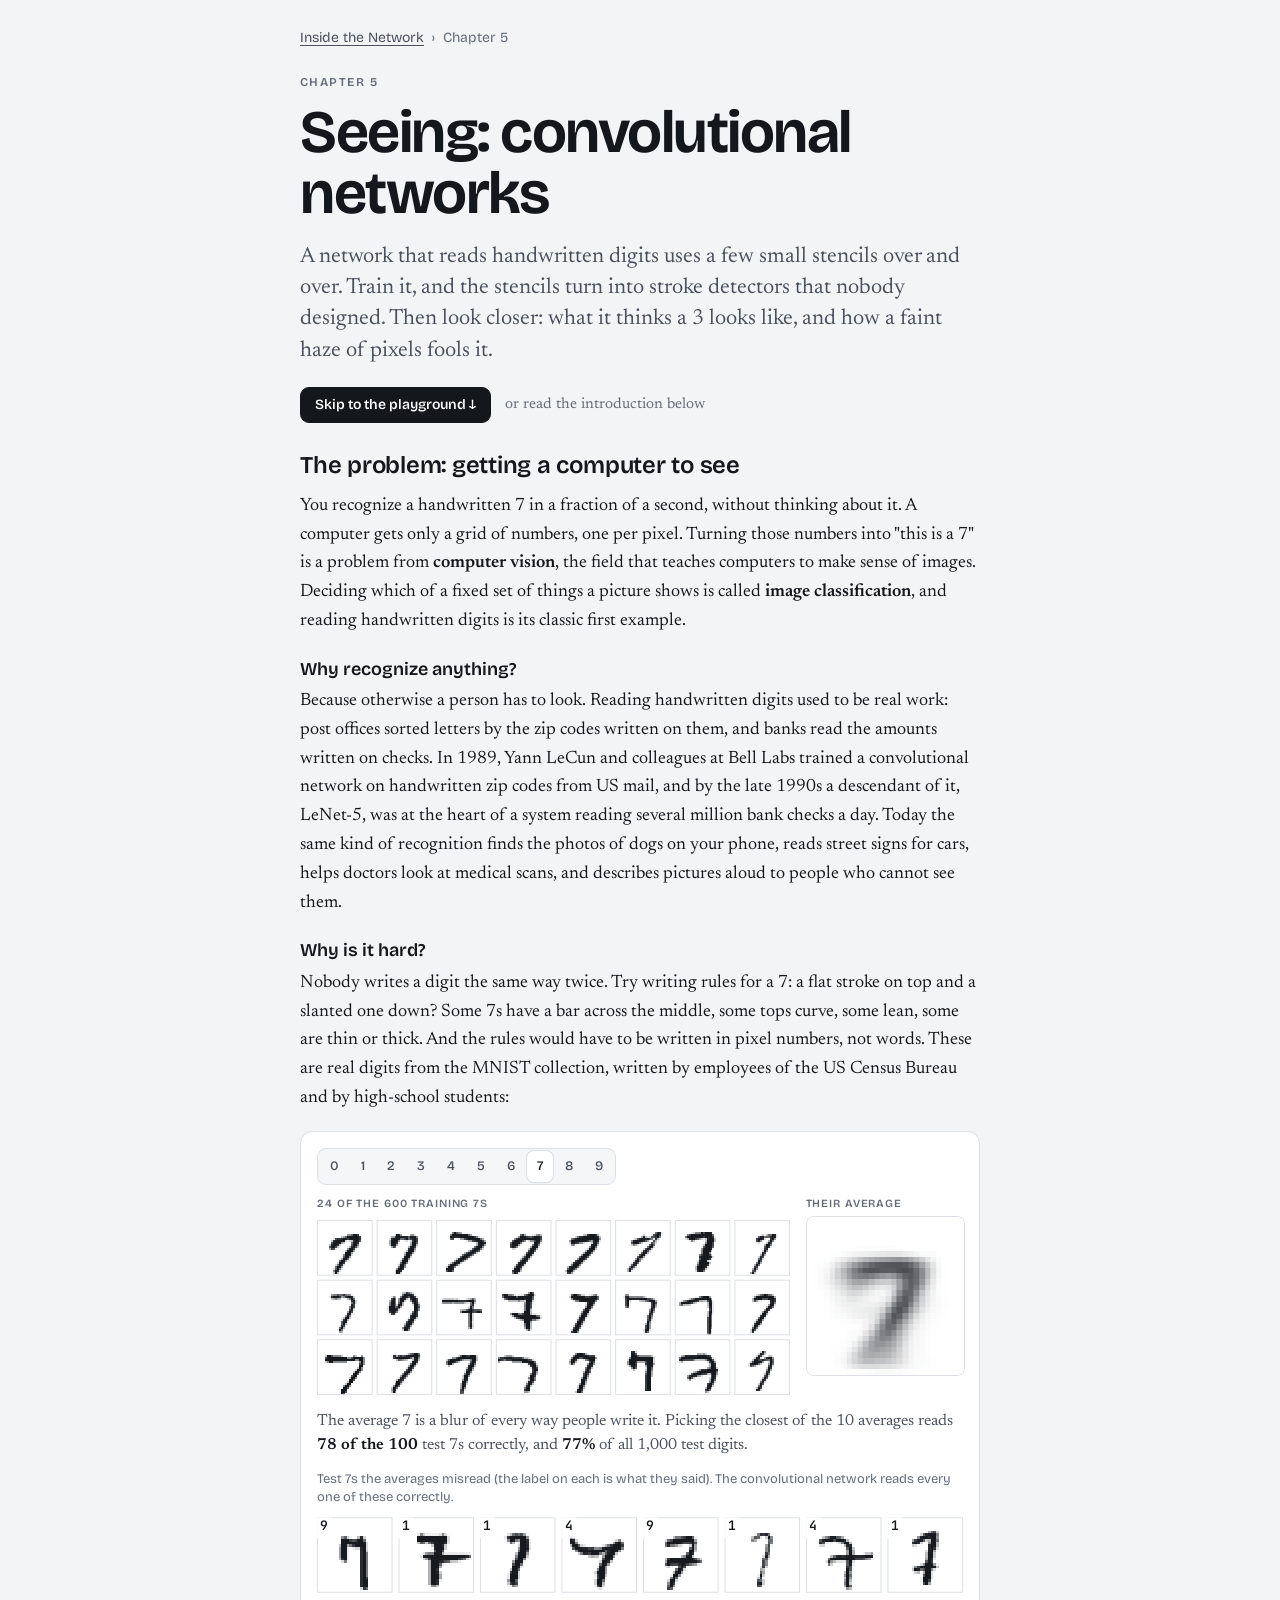
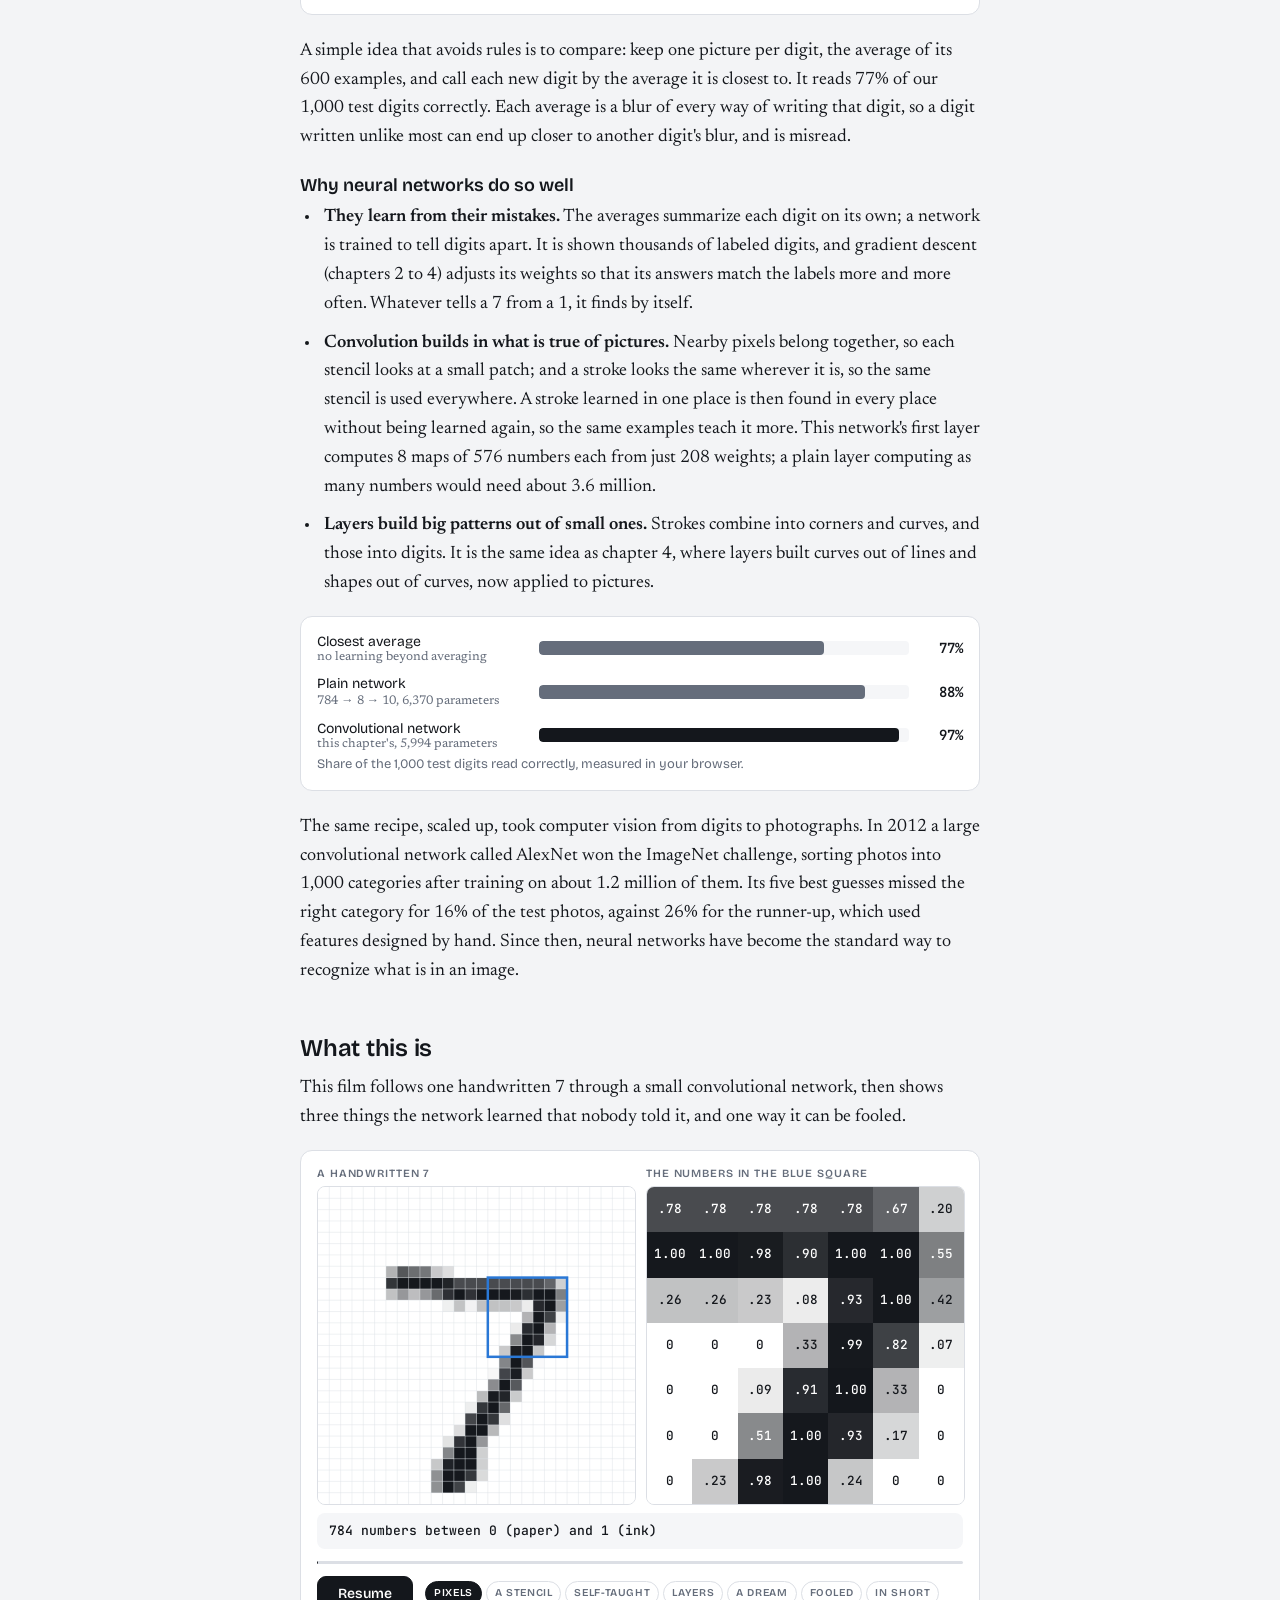
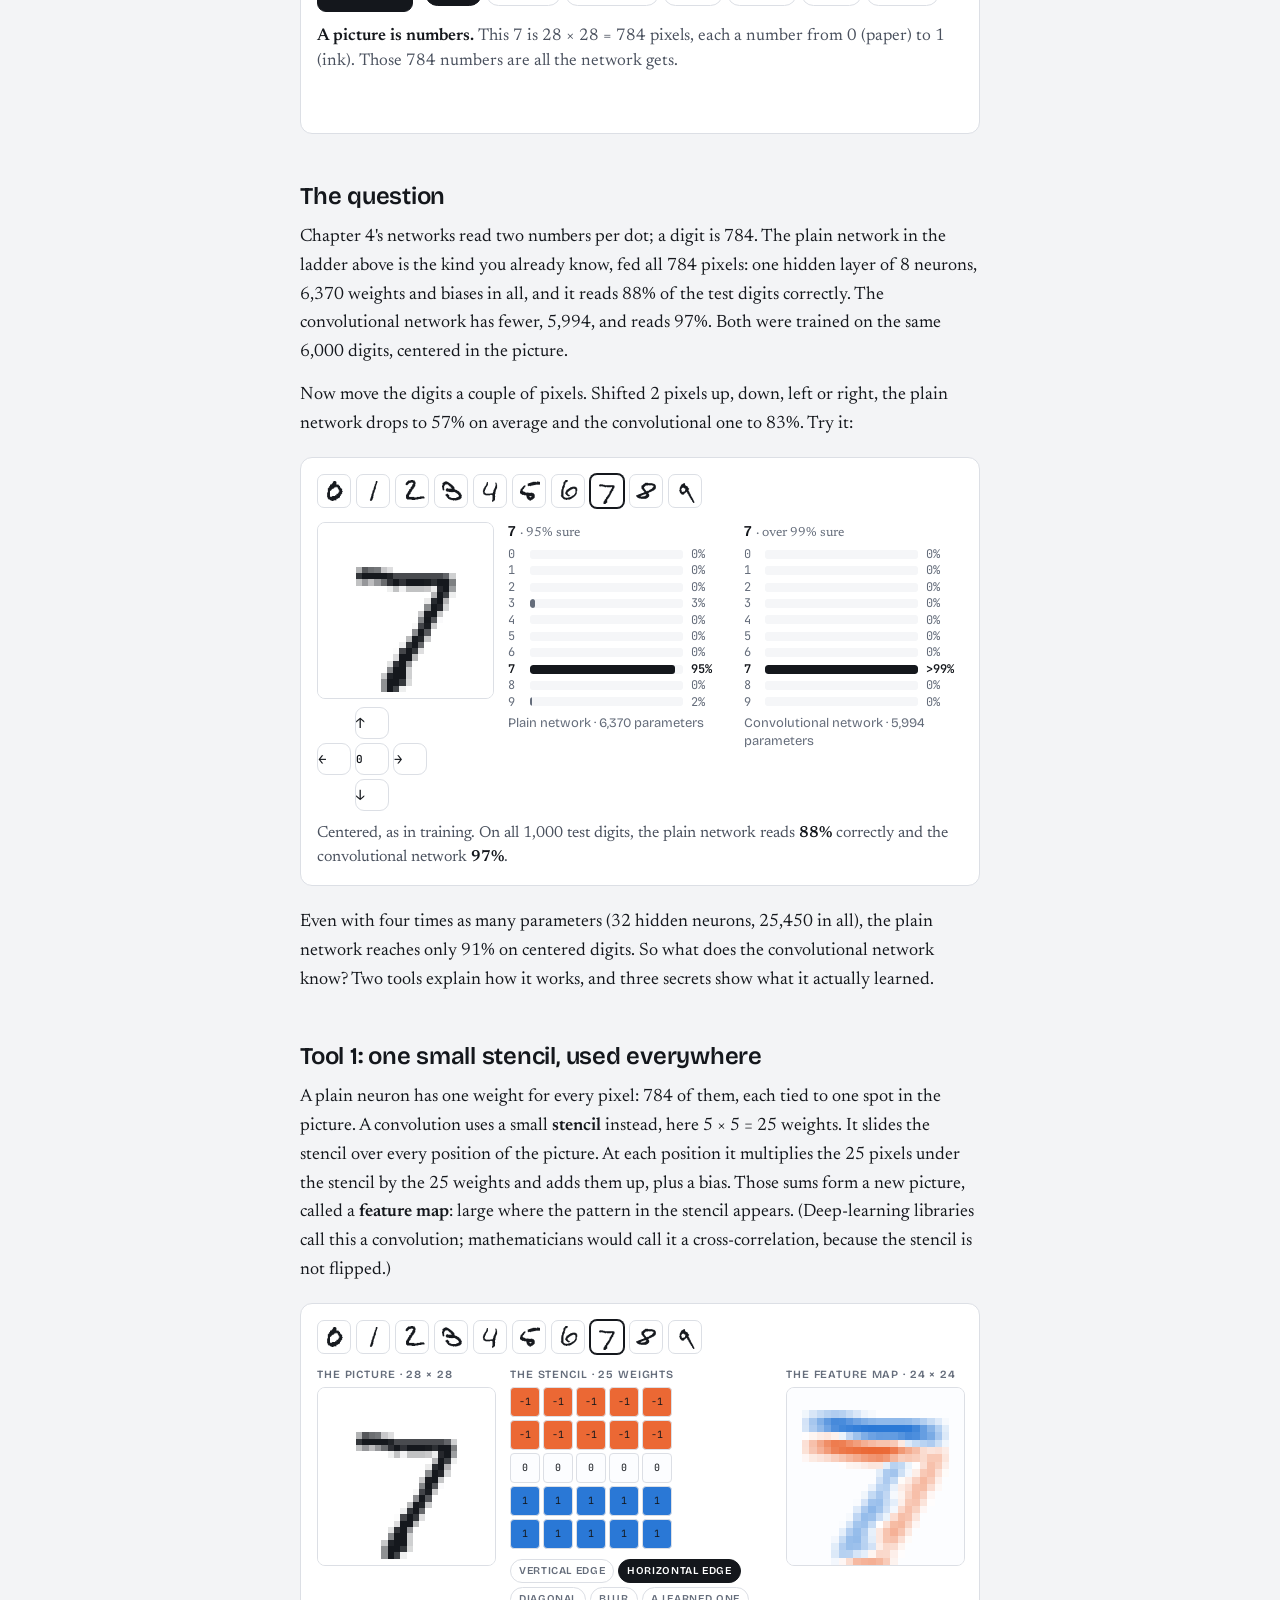
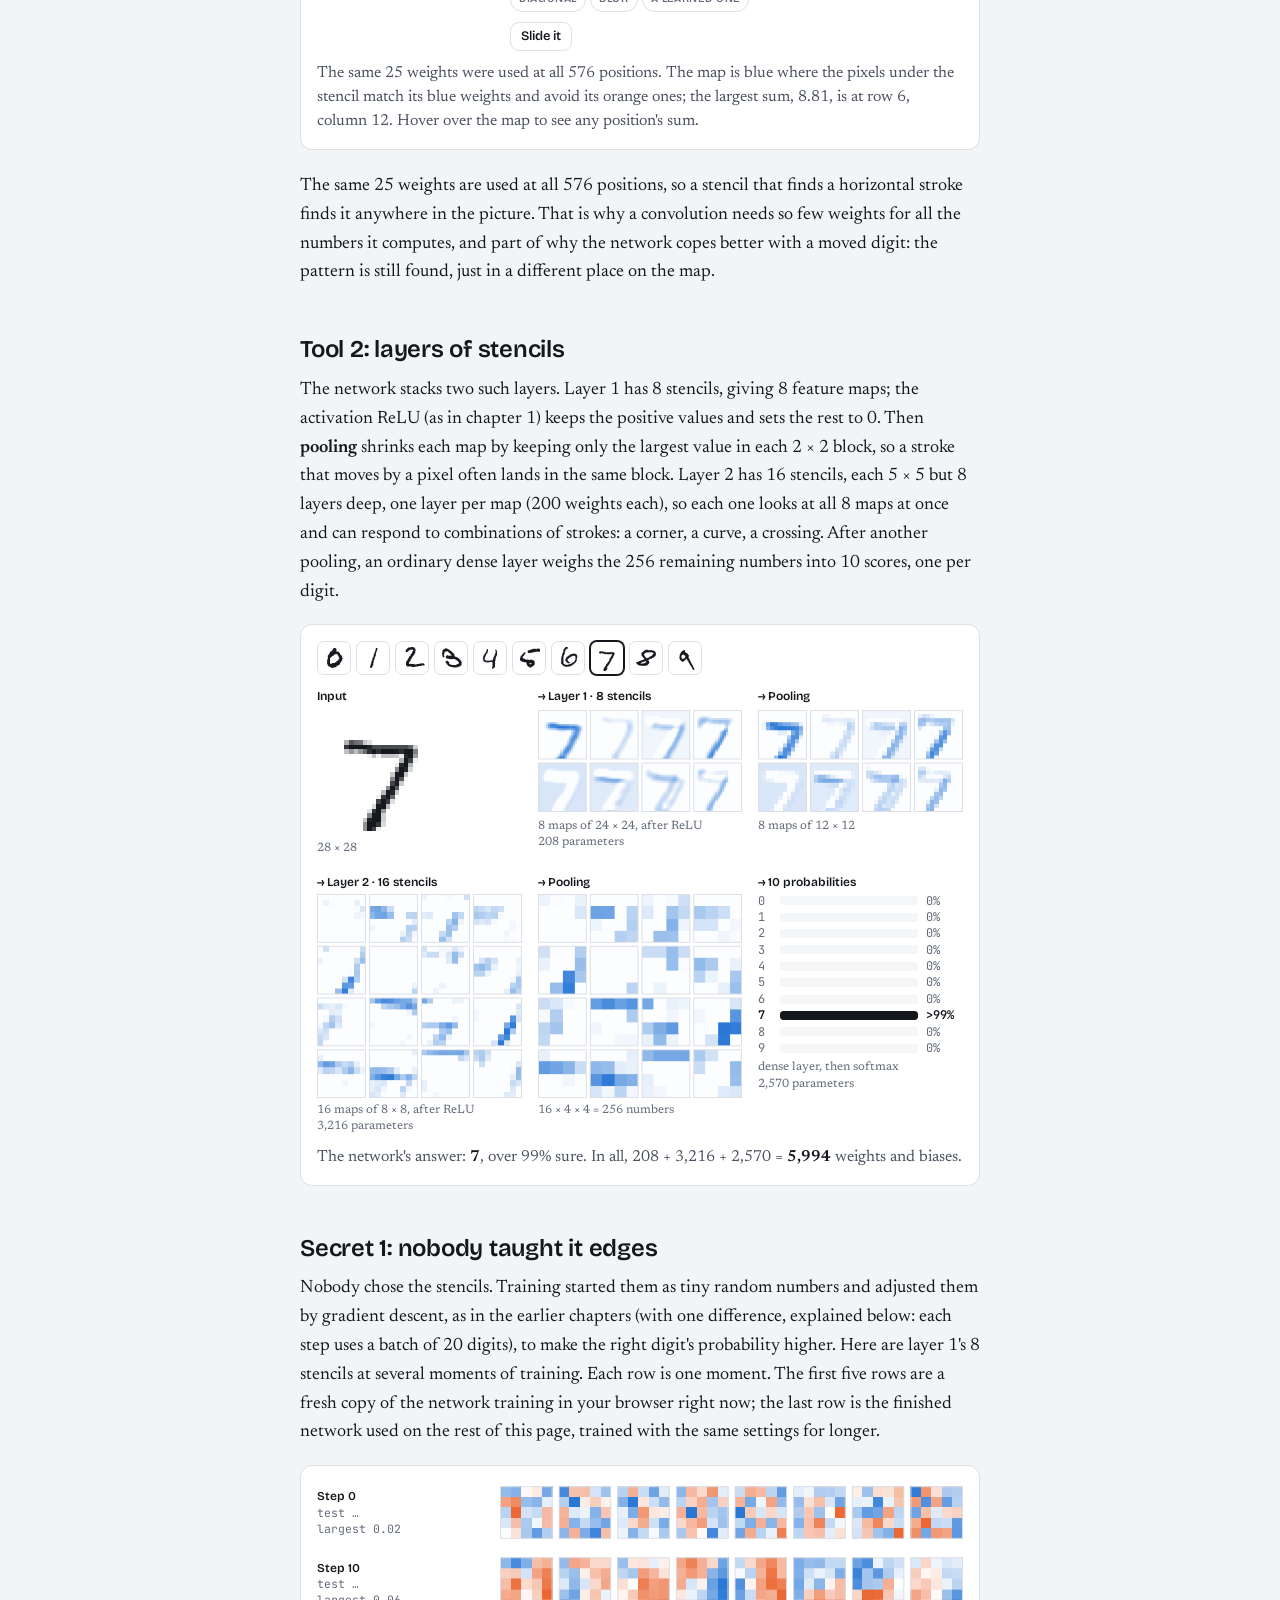
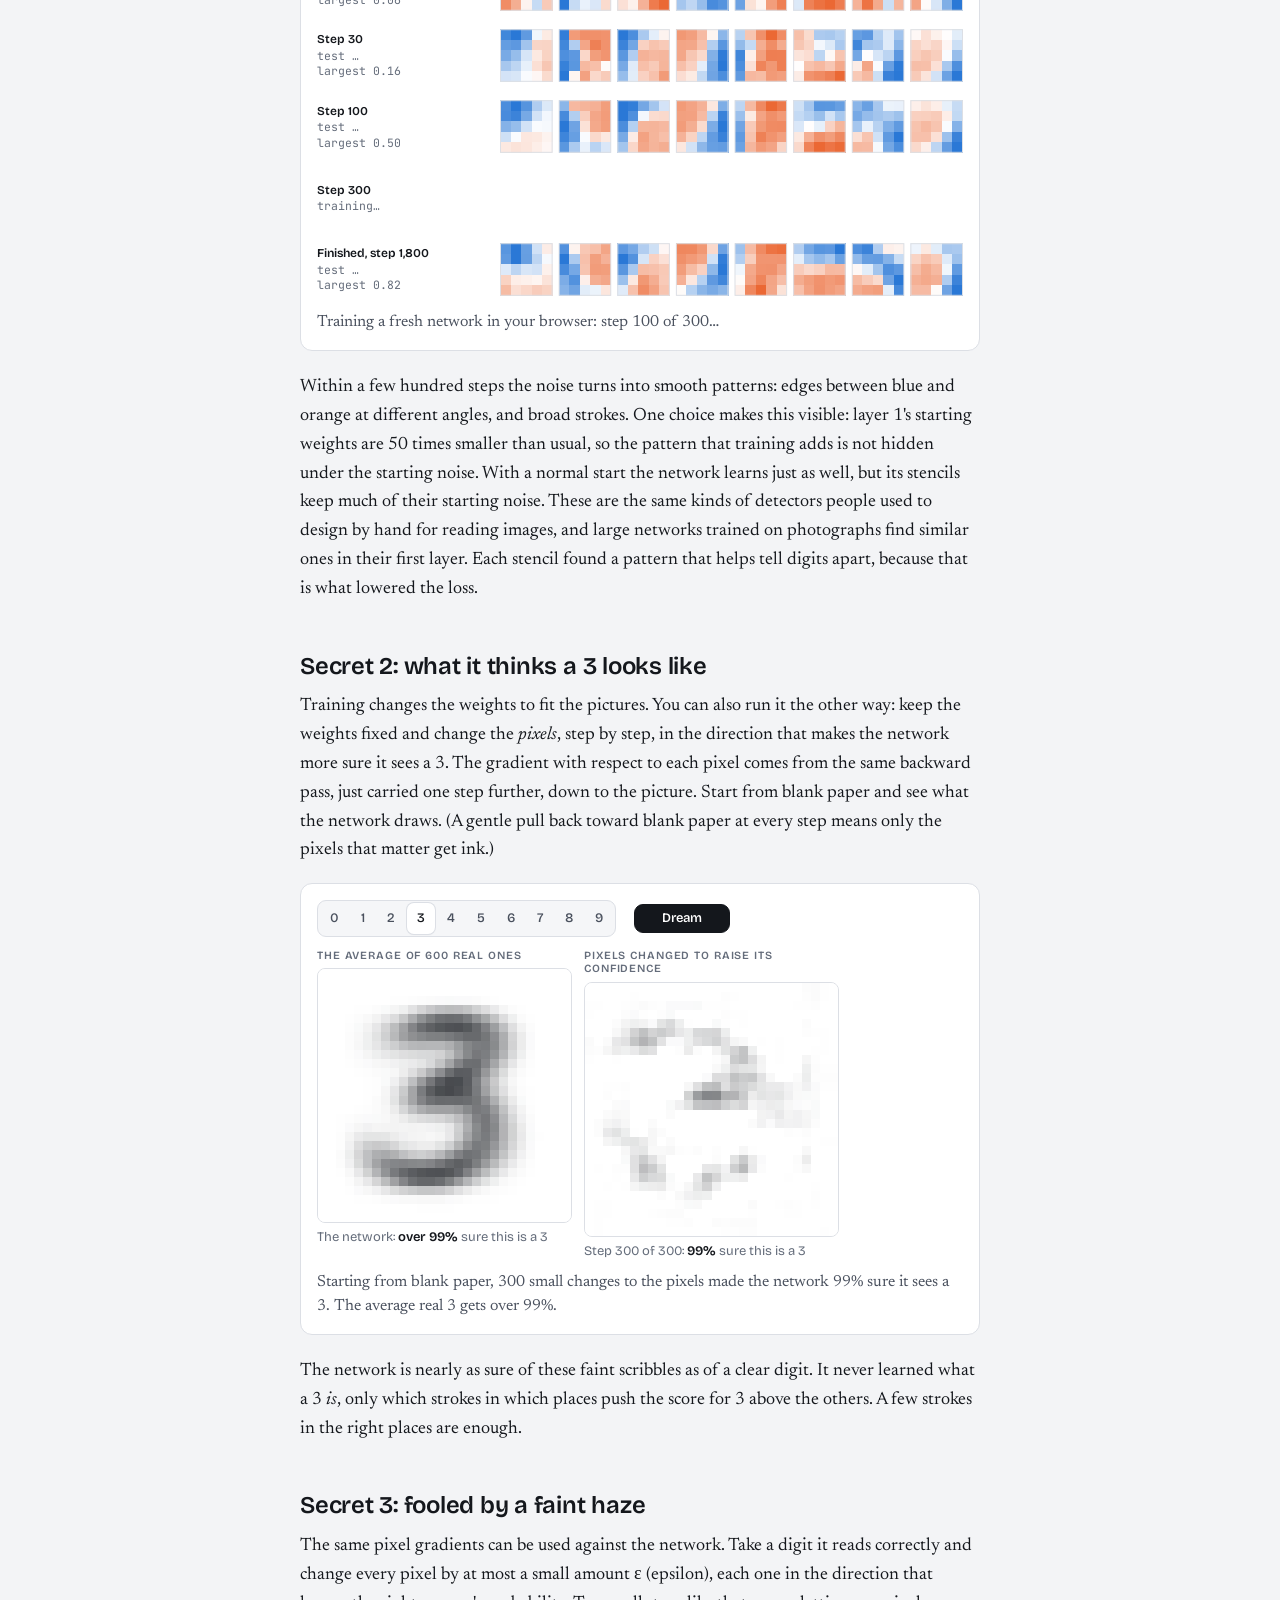
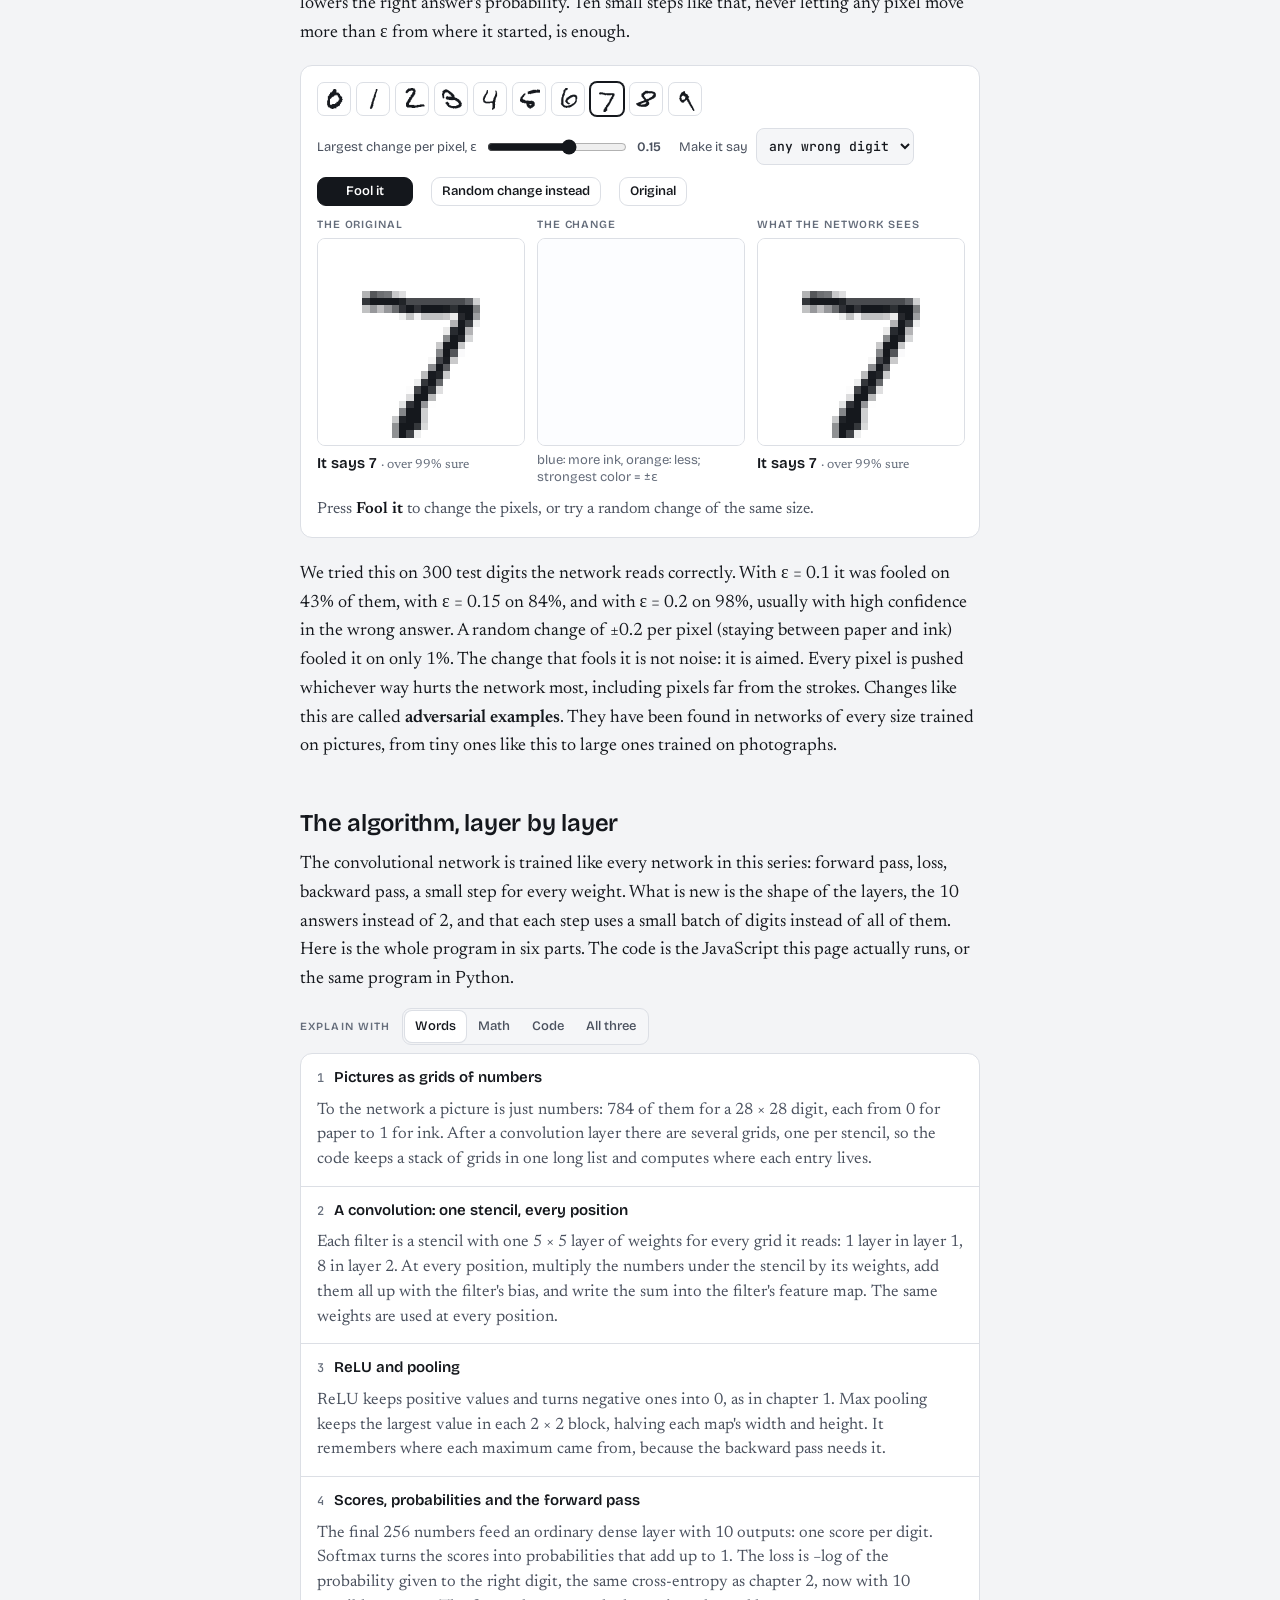
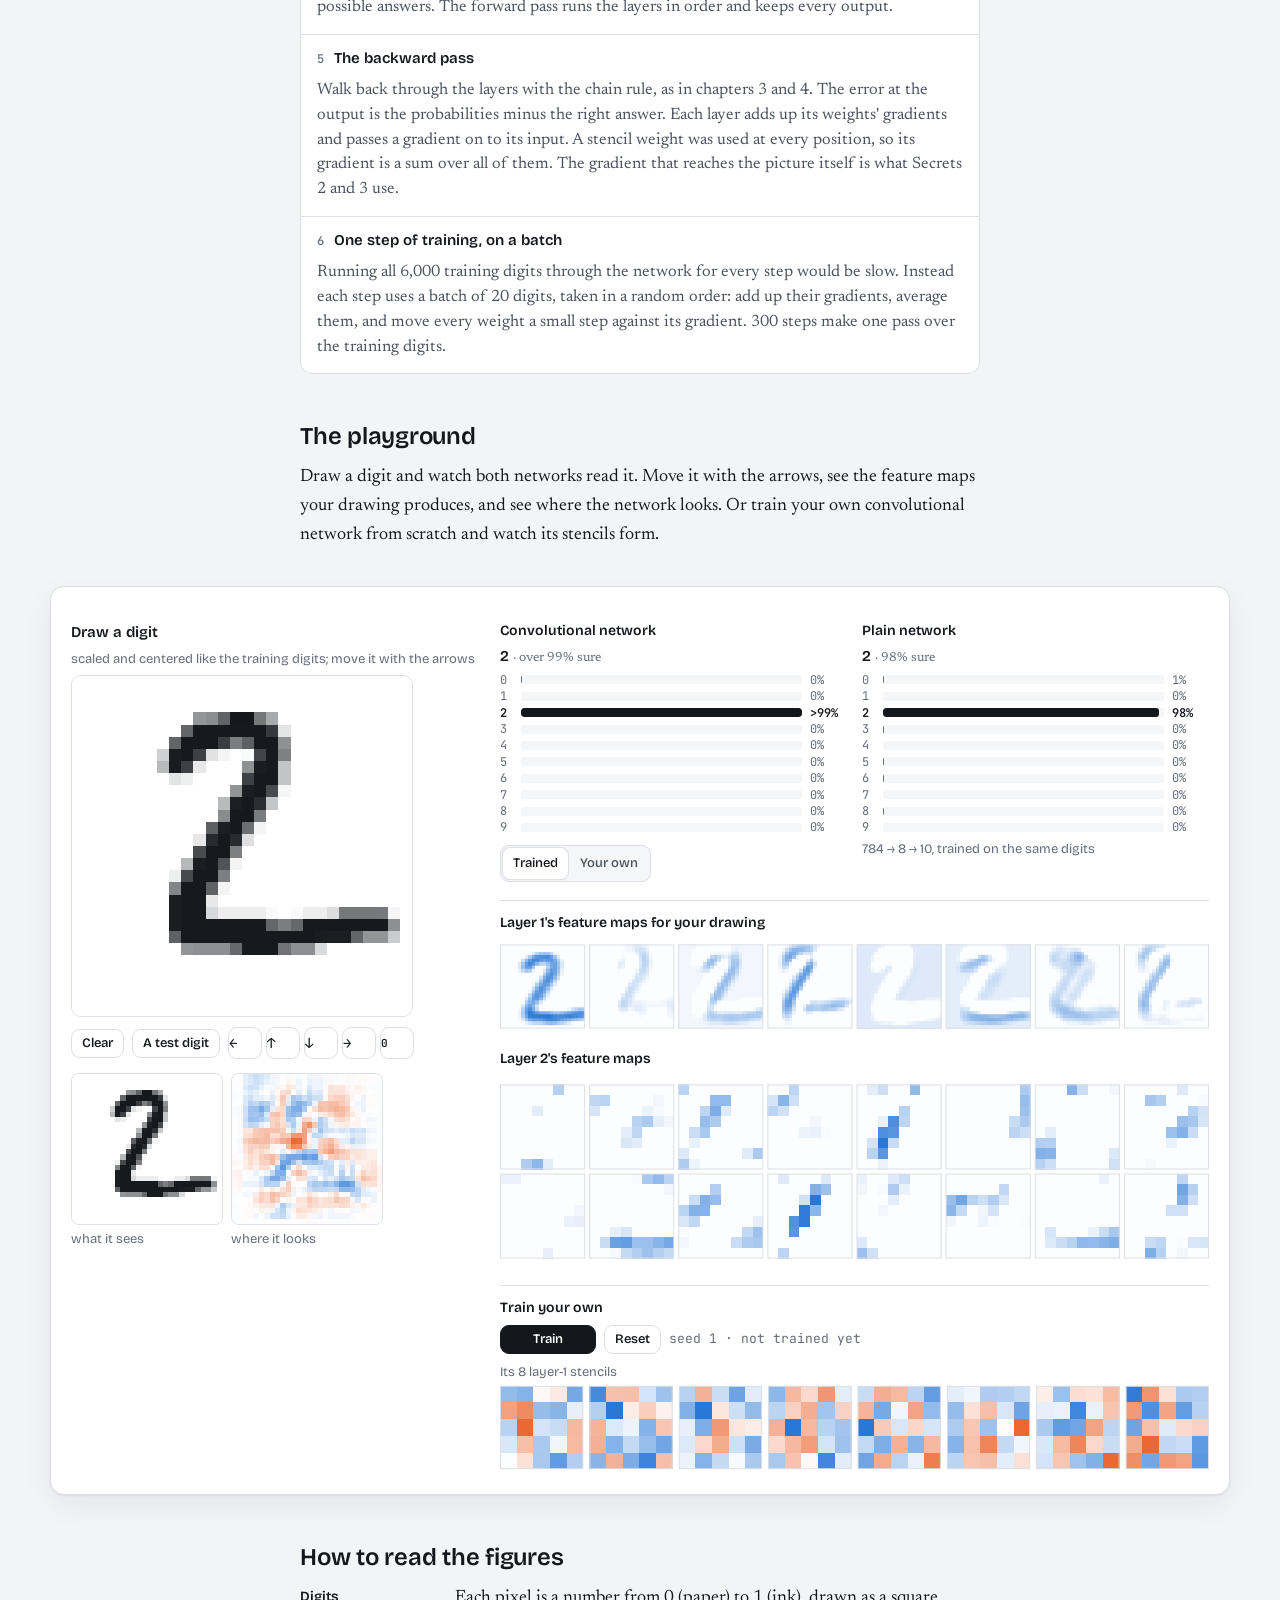
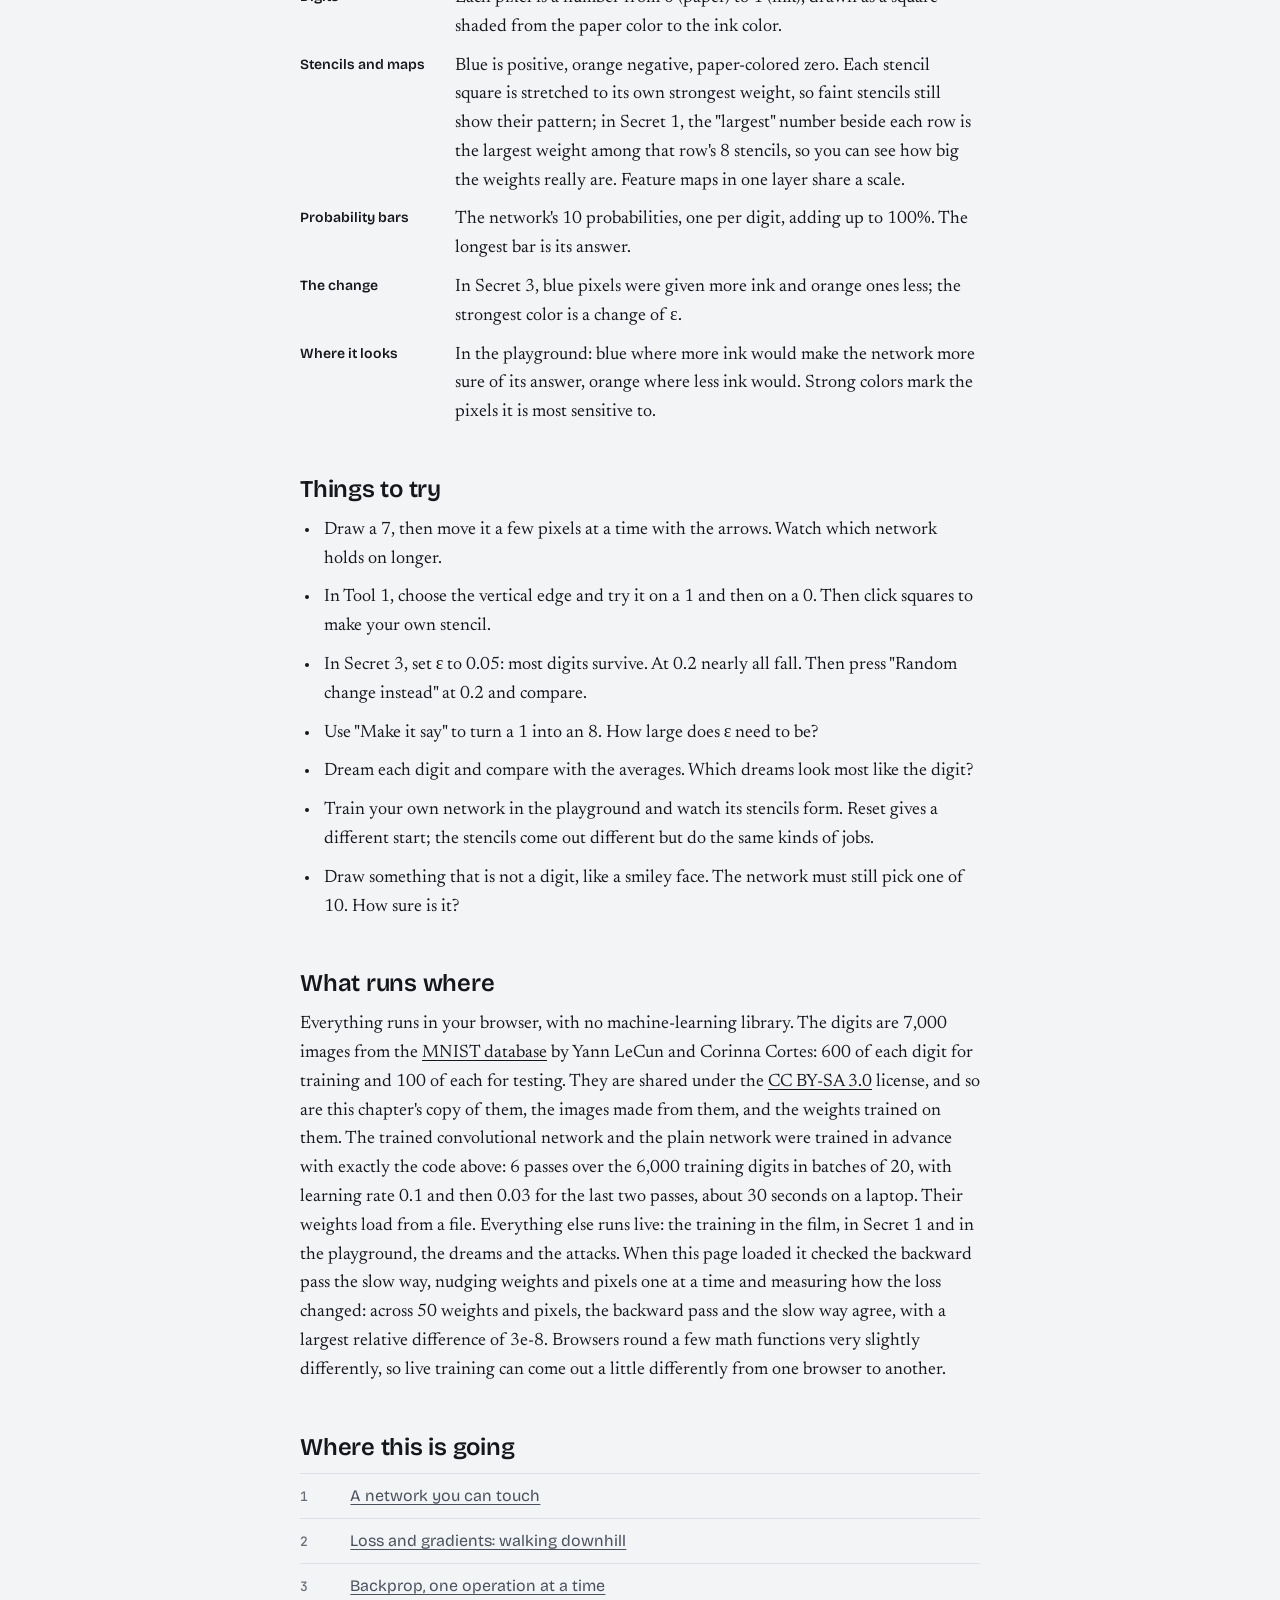
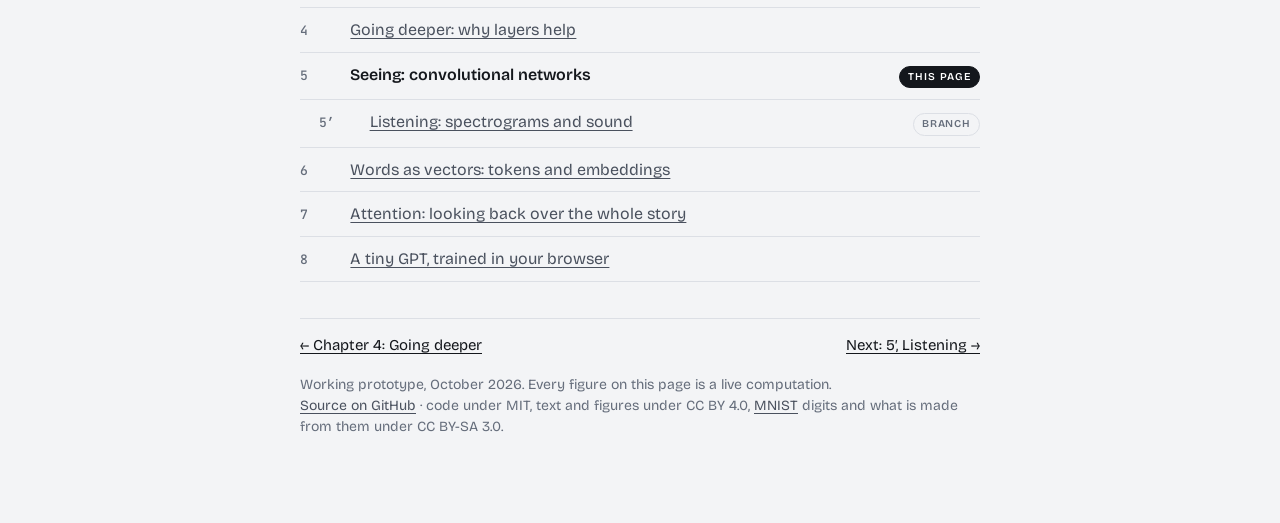
<file: seeing/index.html>
<!doctype html>
<html lang="en">
<head>
<meta charset="utf-8">
<meta name="viewport" content="width=device-width, initial-scale=1, viewport-fit=cover">
<meta name="description" content="How a convolutional network reads handwritten digits: one small stencil reused everywhere, stencils that teach themselves, what the network thinks a 3 looks like, and how faint pixels fool it.">
<style>
:root { color-scheme: light; padding-top: env(safe-area-inset-top, 0px); padding-bottom: env(safe-area-inset-bottom, 0px); }
body { margin: 0; font: 14px system-ui, -apple-system, "Segoe UI", sans-serif; }
img { max-width: 100%; }
[hidden] { display: none !important; }
</style>
<title>Seeing</title>
<link rel="icon" href="data:image/svg+xml,%3Csvg xmlns='http://www.w3.org/2000/svg' viewBox='0 0 32 32'%3E%3Ccircle cx='8' cy='16' r='4' fill='%232a78d6'/%3E%3Ccircle cx='24' cy='9' r='4' fill='%23eb6834'/%3E%3Ccircle cx='24' cy='23' r='4' fill='%232a78d6'/%3E%3Cpath d='M11 15 21 10M11 17l10 5' stroke='%2314171c' stroke-width='2'/%3E%3C/svg%3E">
<link rel="preconnect" href="https://fonts.googleapis.com">
<link rel="preconnect" href="https://fonts.gstatic.com" crossorigin>
<link rel="stylesheet" href="https://fonts.googleapis.com/css2?family=Bricolage+Grotesque:opsz,wght@12..96,400..700&family=JetBrains+Mono:wght@400;500;600&family=Newsreader:ital,opsz,wght@0,6..72,400..600;1,6..72,400&display=swap">
<link rel="stylesheet" href="../assets/site.css">
<style>
/* Chapter 5: digits drawn as crisp pixels, stencils and maps as blue/orange squares. */
.pair { display: grid; grid-template-columns: minmax(0, 1fr) minmax(0, 1fr); gap: 12px; }
@media (max-width: 520px) { .pair { grid-template-columns: minmax(0, 1fr); } }
.panel { position: relative; min-width: 0; }
.panel canvas { display: block; width: 100%; max-width: 100%; aspect-ratio: 1; border-radius: 8px; border: 1px solid var(--rule); }
.ptitle { font: 600 11px/1.2 var(--font-display); letter-spacing: 0.08em; text-transform: uppercase; color: var(--ink-3); margin: 0 0 6px; min-height: 1.2em; }
.ptitle .nc { text-transform: none; letter-spacing: 0; font-size: 12px; }
.film-cap { min-height: 5.5em; }
.readout { font: 16px/1.5 var(--font-body); color: var(--ink-2); margin: 10px 0 0; font-variant-numeric: tabular-nums; }
.readout b { color: var(--ink); }
.bar-row { display: flex; flex-wrap: wrap; gap: 10px 16px; align-items: center; margin-bottom: 12px; }
.status { font: 13px/1.4 var(--font-mono); color: var(--ink-3); margin: 8px 0 0; }
.note { font: 15px/1.45 var(--font-body); color: var(--ink-3); margin: 6px 0 0; }
.btn.small { padding: 7px 10px; font-size: 13px; }
.hint { font: 13px/1.3 var(--font-display); color: var(--ink-3); }
/* digit pickers */
.picker { display: flex; flex-wrap: wrap; gap: 5px; }
.picker button { padding: 2px; border: 1px solid var(--rule); border-radius: 7px; background: var(--sheet); cursor: pointer; line-height: 0; }
.picker button[aria-pressed="true"] { border-color: var(--ink); box-shadow: 0 0 0 1px var(--ink); }
.picker button:focus-visible { outline: 2px solid var(--ink); outline-offset: 2px; }
.picker canvas { display: block; width: 28px; height: 28px; border-radius: 4px; }
.cv { display: block; width: 100%; aspect-ratio: 1; border-radius: 8px; border: 1px solid var(--rule); }
.cap2 { font: 13px/1.35 var(--font-display); color: var(--ink-3); margin: 6px 0 0; }
.cap2 b { color: var(--ink); font-weight: 600; }
/* probability bars */
.bars { display: grid; grid-template-columns: 1.1em minmax(0, 1fr) 3.1em; gap: 2px 8px; align-items: center; font: 12px/1.2 var(--font-mono); color: var(--ink-3); font-variant-numeric: tabular-nums; }
.bars .bar { height: 9px; background: var(--well); border-radius: 3px; overflow: hidden; }
.bars .bar i { display: block; height: 100%; background: var(--ink-3); border-radius: 3px; }
.bars .top { color: var(--ink); font-weight: 600; }
.bars .bar.top i { background: var(--ink); }
.guess { font: 600 15px/1.3 var(--font-display); color: var(--ink); margin: 0 0 6px; }
.guess small { font: 13px var(--font-body); color: var(--ink-3); font-weight: 400; }
/* the variety widget and the ladder */
.va-grid { display: grid; grid-template-columns: minmax(0, 3fr) minmax(0, 1fr); gap: 16px; align-items: start; }
@media (max-width: 560px) { .va-grid { grid-template-columns: minmax(0, 1fr); } .va-avg { max-width: 160px; } }
.va-many { display: block; width: 100%; aspect-ratio: 8 / 3.1; }
.va-miss { display: block; width: 100%; aspect-ratio: 8 / 1.06; }
.ladder { display: grid; gap: 12px; }
.lr { display: grid; grid-template-columns: minmax(0, 15em) minmax(0, 1fr) 3em; gap: 4px 12px; align-items: center; font: 14px/1.3 var(--font-display); color: var(--ink); }
.lr .bar { height: 14px; background: var(--well); border-radius: 4px; overflow: hidden; }
.lr .bar i { display: block; height: 100%; background: var(--ink-3); border-radius: 4px; }
.lr.best .bar i { background: var(--ink); }
.lr b { font: 600 14px var(--font-mono); color: var(--ink); text-align: right; font-variant-numeric: tabular-nums; }
.lr small { display: block; font: 12.5px var(--font-body); color: var(--ink-3); }
@media (max-width: 520px) { .lr { grid-template-columns: minmax(0, 1fr) 3em; grid-template-areas: "l v" "b b"; } .lr > span:first-child { grid-area: l; } .lr .bar { grid-area: b; } .lr b { grid-area: v; } }
h3 { font: 600 18px/1.3 var(--font-display); color: var(--ink); margin: 22px 0 6px; }
/* the shift widget */
.sh-grid { display: grid; grid-template-columns: minmax(0, 4fr) minmax(0, 5fr) minmax(0, 5fr); gap: 16px; align-items: start; }
@media (max-width: 640px) { .sh-grid { grid-template-columns: minmax(0, 1fr) minmax(0, 1fr); } .sh-grid > :first-child { grid-column: 1 / -1; max-width: 240px; } }
.arrows { display: grid; grid-template-columns: repeat(3, 34px); gap: 4px; justify-content: start; margin-top: 8px; }
.arrows button { padding: 6px 0; font: 600 14px var(--font-mono); }
.arrows .mid { font-size: 11px; }
/* the stencil widget */
.st-grid { display: grid; grid-template-columns: minmax(0, 1fr) auto minmax(0, 1fr); gap: 16px; align-items: start; }
@media (max-width: 640px) { .st-grid { grid-template-columns: minmax(0, 1fr) minmax(0, 1fr); } .st-grid > .st-mid { grid-column: 1 / -1; order: -1; } }
.stencil { display: grid; grid-template-columns: repeat(5, 30px); gap: 3px; }
.stencil button { width: 30px; height: 30px; padding: 0; border: 1px solid var(--rule); border-radius: 4px; font: 10px var(--font-mono); cursor: pointer; color: var(--ink); }
.stencil button:focus-visible { outline: 2px solid var(--ink); outline-offset: 1px; }
.chips.wrap { margin-top: 10px; max-width: 260px; }
/* the layer walk */
.stages { display: grid; grid-template-columns: repeat(3, minmax(0, 1fr)); gap: 18px 16px; align-items: start; }
@media (max-width: 560px) { .stages { grid-template-columns: repeat(2, minmax(0, 1fr)); } }
#wk-0 { max-width: 128px; }
.stage { min-width: 0; }
.stage canvas { display: block; width: 100%; aspect-ratio: 1; }
#wk-1, #wk-2 { aspect-ratio: 2 / 1.03; }
.stage .sh { font: 600 12px/1.25 var(--font-display); color: var(--ink); margin: 0 0 4px; }
.stage .sd { font: 12px/1.35 var(--font-body); color: var(--ink-3); margin: 4px 0 0; }
/* stencils learning */
.learn { display: grid; gap: 10px; }
.lrow { display: grid; grid-template-columns: 9.5em minmax(0, 1fr); gap: 12px; align-items: center; }
.lrow .lh { font: 600 12px/1.3 var(--font-display); color: var(--ink); }
.lrow .lh small { display: block; font: 11.5px/1.35 var(--font-mono); color: var(--ink-3); font-weight: 400; }
.lrow canvas { display: block; width: 100%; aspect-ratio: 8 / 1.06; }
@media (max-width: 520px) { .lrow { grid-template-columns: minmax(0, 1fr); gap: 4px; } .lrow .lh small { display: inline; margin-left: 6px; } }
/* dreams and attacks */
.trio { display: grid; grid-template-columns: repeat(3, minmax(0, 1fr)); gap: 14px; align-items: start; }
@media (max-width: 560px) { .trio { grid-template-columns: minmax(0, 1fr) minmax(0, 1fr); } }
.duo { display: grid; grid-template-columns: repeat(2, minmax(0, 1fr)); gap: 14px; max-width: 520px; }
.ctl-row { display: flex; flex-wrap: wrap; gap: 10px 18px; align-items: center; margin-bottom: 12px; }
.ctl-row label { font: 13px var(--font-display); color: var(--ink-2); display: inline-flex; gap: 8px; align-items: center; }
#fo-eps { width: 140px; }
/* playground */
.pg-grid { display: grid; grid-template-columns: minmax(0, 4fr) minmax(0, 7fr); gap: 24px; padding-top: 18px; }
@media (max-width: 899px) { .pg-grid { grid-template-columns: minmax(0, 1fr); } }
#pl-draw { display: block; width: 100%; max-width: 340px; aspect-ratio: 1; touch-action: none; border-radius: 10px; border: 1px solid var(--rule); cursor: crosshair; background: var(--sheet); }
.pl-right { display: grid; grid-template-columns: minmax(0, 1fr) minmax(0, 1fr); gap: 18px 14px; }
.box { min-width: 0; }
.box h3 { font: 600 14px/1.2 var(--font-display); color: var(--ink); margin: 0 0 8px; }
.maps1 { display: block; width: 100%; aspect-ratio: 8 / 1.06; }
.maps2 { display: block; width: 100%; aspect-ratio: 8 / 2.15; }
.filt8 { display: block; width: 100%; aspect-ratio: 8 / 1.05; }
.small-digit { display: block; width: 150px; height: 150px; max-width: 40vw; max-height: 40vw; border-radius: 8px; border: 1px solid var(--rule); }
.row-gap { display: flex; flex-wrap: wrap; gap: 8px; align-items: center; margin-top: 10px; }
.span2 { grid-column: 1 / -1; }
.sep { border-top: 1px solid var(--rule); padding-top: 14px; }
</style>
</head>
<body>
<div class="page">
  <nav class="crumbs" aria-label="Breadcrumb"><a href="../">Inside the Network</a><span aria-hidden="true">›</span><span>Chapter 5</span></nav>
  <header class="col">
    <div class="eyebrow">Chapter 5</div>
    <h1>Seeing: convolutional networks</h1>
    <p class="dek">A network that reads handwritten digits uses a few small stencils over and over. Train it, and the stencils turn into stroke detectors that nobody designed. Then look closer: what it thinks a 3 looks like, and how a faint haze of pixels fools it.</p>
    <nav class="jump" aria-label="Page shortcuts">
      <a class="btn primary" href="#playground">Skip to the playground ↓</a>
      <span class="jump-note">or read the introduction below</span>
    </nav>
  </header>

  <main class="col intro">
    <h2>The problem: getting a computer to see</h2>
    <p>You recognize a handwritten 7 in a fraction of a second, without thinking about it. A computer gets only a grid of numbers, one per pixel. Turning those numbers into "this is a 7" is a problem from <b>computer vision</b>, the field that teaches computers to make sense of images. Deciding which of a fixed set of things a picture shows is called <b>image classification</b>, and reading handwritten digits is its classic first example.</p>

    <h3>Why recognize anything?</h3>
    <p>Because otherwise a person has to look. Reading handwritten digits used to be real work: post offices sorted letters by the zip codes written on them, and banks read the amounts written on checks. In 1989, Yann LeCun and colleagues at Bell Labs trained a convolutional network on handwritten zip codes from US mail, and by the late 1990s a descendant of it, LeNet-5, was at the heart of a system reading several million bank checks a day. Today the same kind of recognition finds the photos of dogs on your phone, reads street signs for cars, helps doctors look at medical scans, and describes pictures aloud to people who cannot see them.</p>

    <h3>Why is it hard?</h3>
    <p>Nobody writes a digit the same way twice. Try writing rules for a 7: a flat stroke on top and a slanted one down? Some 7s have a bar across the middle, some tops curve, some lean, some are thin or thick. And the rules would have to be written in pixel numbers, not words. These are real digits from the MNIST collection, written by employees of the US Census Bureau and by high-school students:</p>

    <figure class="card" id="variety" aria-label="Many handwritten versions of one digit, and their average">
      <div class="seg" role="group" aria-label="Digit" id="va-digits"></div>
      <div class="va-grid" style="margin-top:12px">
        <div><div class="ptitle" id="va-many-t">24 of the 600 training digits</div><canvas class="va-many" id="va-many" aria-label="24 handwritten examples of the chosen digit"></canvas></div>
        <div><div class="ptitle">Their average</div><canvas class="cv va-avg" id="va-avg" aria-label="The average of all 600 training examples of the chosen digit"></canvas></div>
      </div>
      <p class="readout" id="va-read">Loading 7,000 digits…</p>
      <p class="cap2" style="margin:14px 0 6px" id="va-miss-t">Misread by the averages, read correctly by the convolutional network</p>
      <canvas class="va-miss" id="va-miss" aria-label="Test digits that the closest-average method misreads; the label on each is what the averages said"></canvas>
    </figure>

    <p>A simple idea that avoids rules is to compare: keep one picture per digit, the average of its 600 examples, and call each new digit by the average it is closest to. It reads 77% of our 1,000 test digits correctly. Each average is a blur of every way of writing that digit, so a digit written unlike most can end up closer to another digit's blur, and is misread.</p>

    <h3>Why neural networks do so well</h3>
    <ul class="tries">
      <li><b>They learn from their mistakes.</b> The averages summarize each digit on its own; a network is trained to tell digits apart. It is shown thousands of labeled digits, and gradient descent (chapters 2 to 4) adjusts its weights so that its answers match the labels more and more often. Whatever tells a 7 from a 1, it finds by itself.</li>
      <li><b>Convolution builds in what is true of pictures.</b> Nearby pixels belong together, so each stencil looks at a small patch; and a stroke looks the same wherever it is, so the same stencil is used everywhere. A stroke learned in one place is then found in every place without being learned again, so the same examples teach it more. This network's first layer computes 8 maps of 576 numbers each from just 208 weights; a plain layer computing as many numbers would need about 3.6 million.</li>
      <li><b>Layers build big patterns out of small ones.</b> Strokes combine into corners and curves, and those into digits. It is the same idea as chapter 4, where layers built curves out of lines and shapes out of curves, now applied to pictures.</li>
    </ul>

    <figure class="card" aria-label="Three methods on the same 1,000 test digits">
      <div class="ladder" id="ladder"></div>
      <p class="cap2">Share of the 1,000 test digits read correctly, measured in your browser.</p>
    </figure>

    <p>The same recipe, scaled up, took computer vision from digits to photographs. In 2012 a large convolutional network called AlexNet won the ImageNet challenge, sorting photos into 1,000 categories after training on about 1.2 million of them. Its five best guesses missed the right category for 16% of the test photos, against 26% for the runner-up, which used features designed by hand. Since then, neural networks have become the standard way to recognize what is in an image.</p>

    <h2>What this is</h2>
    <p>This film follows one handwritten 7 through a small convolutional network, then shows three things the network learned that nobody told it, and one way it can be fooled.</p>

    <figure class="film" id="film" aria-label="Animation: how a convolutional network reads a digit, and what it learned">
      <div class="film-stage">
        <div class="pair">
          <div class="panel"><div class="ptitle" id="f-lt"></div><canvas id="f-left" aria-label="Left panel of the film"></canvas></div>
          <div class="panel"><div class="ptitle" id="f-rt"></div><canvas id="f-right" aria-label="Right panel of the film"></canvas></div>
        </div>
      </div>
      <div class="film-ticker" id="f-ticker" aria-hidden="true"></div>
      <div class="film-progress"><i id="f-fill"></i></div>
      <div class="film-bar">
        <button type="button" class="btn primary" id="f-play">Play</button>
        <div class="chips" id="f-chips" role="group" aria-label="Jump to a scene">
          <button type="button" data-i="0" data-tip="film-0">Pixels</button><button type="button" data-i="1" data-tip="film-1">A stencil</button><button type="button" data-i="2" data-tip="film-2">Self-taught</button><button type="button" data-i="3" data-tip="film-3">Layers</button><button type="button" data-i="4" data-tip="film-4">A dream</button><button type="button" data-i="5" data-tip="film-5">Fooled</button><button type="button" data-i="6" data-tip="film-6">In short</button>
        </div>
      </div>
      <p class="film-cap" id="f-cap" aria-live="polite"></p>
    </figure>

    <h2>The question</h2>
    <p>Chapter 4's networks read two numbers per dot; a digit is 784. The plain network in the ladder above is the kind you already know, fed all 784 pixels: one hidden layer of 8 neurons, 6,370 weights and biases in all, and it reads 88% of the test digits correctly. The convolutional network has fewer, 5,994, and reads 97%. Both were trained on the same 6,000 digits, centered in the picture.</p>
    <p>Now move the digits a couple of pixels. Shifted 2 pixels up, down, left or right, the plain network drops to 57% on average and the convolutional one to 83%. Try it:</p>

    <figure class="card" id="shift" aria-label="Two networks reading a digit you can move">
      <div class="picker" id="sh-pick" role="group" aria-label="Pick a test digit"></div>
      <div class="sh-grid" style="margin-top:14px">
        <div>
          <canvas class="cv" id="sh-img" aria-label="The digit, moved"></canvas>
          <div class="arrows" role="group" aria-label="Move the digit">
            <span></span><button type="button" class="btn" data-mv="0,-1" aria-label="Move up" data-tip="move">↑</button><span></span>
            <button type="button" class="btn" data-mv="-1,0" aria-label="Move left" data-tip="move">←</button><button type="button" class="btn mid" data-mv="0,0" aria-label="Center again" data-tip="center">0</button><button type="button" class="btn" data-mv="1,0" aria-label="Move right" data-tip="move">→</button>
            <span></span><button type="button" class="btn" data-mv="0,1" aria-label="Move down" data-tip="move">↓</button><span></span>
          </div>
        </div>
        <div><p class="guess" id="sh-mlp-g"></p><div class="bars" id="sh-mlp"></div><p class="cap2">Plain network · 6,370 parameters</p></div>
        <div><p class="guess" id="sh-cnn-g"></p><div class="bars" id="sh-cnn"></div><p class="cap2">Convolutional network · 5,994 parameters</p></div>
      </div>
      <p class="readout" id="sh-read">Loading 7,000 digits…</p>
    </figure>

    <p>Even with four times as many parameters (32 hidden neurons, 25,450 in all), the plain network reaches only 91% on centered digits. So what does the convolutional network know? Two tools explain how it works, and three secrets show what it actually learned.</p>

    <h2>Tool 1: one small stencil, used everywhere</h2>
    <p>A plain neuron has one weight for every pixel: 784 of them, each tied to one spot in the picture. A convolution uses a small <b>stencil</b> instead, here 5 × 5 = 25 weights. It slides the stencil over every position of the picture. At each position it multiplies the 25 pixels under the stencil by the 25 weights and adds them up, plus a bias. Those sums form a new picture, called a <b>feature map</b>: large where the pattern in the stencil appears. (Deep-learning libraries call this a convolution; mathematicians would call it a cross-correlation, because the stencil is not flipped.)</p>

    <figure class="card" id="stencil" aria-label="A stencil you can edit, sliding over a digit">
      <div class="picker" id="st-pick" role="group" aria-label="Pick a test digit"></div>
      <div class="st-grid" style="margin-top:14px">
        <div><div class="ptitle">The picture · 28 × 28</div><canvas class="cv" id="st-in" aria-label="The digit, with the stencil's current position"></canvas></div>
        <div class="st-mid">
          <div class="ptitle">The stencil · 25 weights</div>
          <div class="stencil" id="st-grid" role="group" aria-label="The stencil's 25 weights; click a square to change it"></div>
          <div class="chips wrap" id="st-presets" role="group" aria-label="Stencils to try">
            <button type="button" data-p="vert" data-tip="st-vert">Vertical edge</button><button type="button" data-p="horiz" data-tip="st-horiz">Horizontal edge</button><button type="button" data-p="diag" data-tip="st-diag">Diagonal</button><button type="button" data-p="blur" data-tip="st-blur">Blur</button><button type="button" data-p="learned" data-tip="st-learned">A learned one</button>
          </div>
          <div class="row-gap"><button type="button" class="btn small" id="st-slide" data-tip="st-slide">Slide it</button></div>
        </div>
        <div><div class="ptitle">The feature map · 24 × 24</div><canvas class="cv" id="st-map" aria-label="The feature map: the stencil's sum at every position" data-tip="st-map" data-follow></canvas></div>
      </div>
      <p class="readout" id="st-read"></p>
    </figure>

    <p>The same 25 weights are used at all 576 positions, so a stencil that finds a horizontal stroke finds it anywhere in the picture. That is why a convolution needs so few weights for all the numbers it computes, and part of why the network copes better with a moved digit: the pattern is still found, just in a different place on the map.</p>

    <h2>Tool 2: layers of stencils</h2>
    <p>The network stacks two such layers. Layer 1 has 8 stencils, giving 8 feature maps; the activation ReLU (as in chapter 1) keeps the positive values and sets the rest to 0. Then <b>pooling</b> shrinks each map by keeping only the largest value in each 2 × 2 block, so a stroke that moves by a pixel often lands in the same block. Layer 2 has 16 stencils, each 5 × 5 but 8 layers deep, one layer per map (200 weights each), so each one looks at all 8 maps at once and can respond to combinations of strokes: a corner, a curve, a crossing. After another pooling, an ordinary dense layer weighs the 256 remaining numbers into 10 scores, one per digit.</p>

    <figure class="card" id="walk" aria-label="A digit passing through every layer of the network">
      <div class="picker" id="wk-pick" role="group" aria-label="Pick a test digit"></div>
      <div class="stages" id="wk-stages" style="margin-top:14px">
        <div class="stage"><p class="sh">Input</p><canvas id="wk-0" aria-label="The input digit"></canvas><p class="sd">28 × 28</p></div>
        <div class="stage wide"><p class="sh">→ Layer 1 · 8 stencils</p><canvas id="wk-1" aria-label="Layer 1's 8 feature maps"></canvas><p class="sd">8 maps of 24 × 24, after ReLU<br>208 parameters</p></div>
        <div class="stage wide"><p class="sh">→ Pooling</p><canvas id="wk-2" aria-label="The 8 maps after pooling"></canvas><p class="sd">8 maps of 12 × 12</p></div>
        <div class="stage wide"><p class="sh">→ Layer 2 · 16 stencils</p><canvas id="wk-3" aria-label="Layer 2's 16 feature maps"></canvas><p class="sd">16 maps of 8 × 8, after ReLU<br>3,216 parameters</p></div>
        <div class="stage wide"><p class="sh">→ Pooling</p><canvas id="wk-4" aria-label="The 16 maps after pooling"></canvas><p class="sd">16 × 4 × 4 = 256 numbers</p></div>
        <div class="stage wide"><p class="sh">→ 10 probabilities</p><div class="bars" id="wk-5"></div><p class="sd">dense layer, then softmax<br>2,570 parameters</p></div>
      </div>
      <p class="readout" id="wk-read"></p>
    </figure>

    <h2>Secret 1: nobody taught it edges</h2>
    <p>Nobody chose the stencils. Training started them as tiny random numbers and adjusted them by gradient descent, as in the earlier chapters (with one difference, explained below: each step uses a batch of 20 digits), to make the right digit's probability higher. Here are layer 1's 8 stencils at several moments of training. Each row is one moment. The first five rows are a fresh copy of the network training in your browser right now; the last row is the finished network used on the rest of this page, trained with the same settings for longer.</p>

    <figure class="card" id="learn" aria-label="Layer 1's stencils at several moments of training">
      <div class="learn" id="ln-rows"></div>
      <p class="readout" id="ln-read">Loading 7,000 digits…</p>
    </figure>

    <p>Within a few hundred steps the noise turns into smooth patterns: edges between blue and orange at different angles, and broad strokes. One choice makes this visible: layer 1's starting weights are 50 times smaller than usual, so the pattern that training adds is not hidden under the starting noise. With a normal start the network learns just as well, but its stencils keep much of their starting noise. These are the same kinds of detectors people used to design by hand for reading images, and large networks trained on photographs find similar ones in their first layer. Each stencil found a pattern that helps tell digits apart, because that is what lowered the loss.</p>

    <h2>Secret 2: what it thinks a 3 looks like</h2>
    <p>Training changes the weights to fit the pictures. You can also run it the other way: keep the weights fixed and change the <em>pixels</em>, step by step, in the direction that makes the network more sure it sees a 3. The gradient with respect to each pixel comes from the same backward pass, just carried one step further, down to the picture. Start from blank paper and see what the network draws. (A gentle pull back toward blank paper at every step means only the pixels that matter get ink.)</p>

    <figure class="card" id="dream" aria-label="A picture made from blank paper by changing pixels to raise the network's confidence in a digit">
      <div class="ctl-row">
        <div class="seg" role="group" aria-label="Digit" id="dr-digits"></div>
        <button type="button" class="btn primary small" id="dr-go" data-tip="dr-go">Dream</button>
      </div>
      <div class="duo">
        <div><div class="ptitle">The average of 600 real ones</div><canvas class="cv" id="dr-avg" aria-label="The average of the training images of this digit"></canvas><p class="cap2" id="dr-avg-c"></p></div>
        <div><div class="ptitle">Pixels changed to raise its confidence</div><canvas class="cv" id="dr-img" aria-label="The picture found by changing pixels to raise the network's confidence"></canvas><p class="cap2" id="dr-img-c"></p></div>
      </div>
      <p class="readout" id="dr-read"></p>
    </figure>

    <p>The network is nearly as sure of these faint scribbles as of a clear digit. It never learned what a 3 <em>is</em>, only which strokes in which places push the score for 3 above the others. A few strokes in the right places are enough.</p>

    <h2>Secret 3: fooled by a faint haze</h2>
    <p>The same pixel gradients can be used against the network. Take a digit it reads correctly and change every pixel by at most a small amount ε (epsilon), each one in the direction that lowers the right answer's probability. Ten small steps like that, never letting any pixel move more than ε from where it started, is enough.</p>

    <figure class="card" id="fool" aria-label="Changing a digit's pixels slightly to fool the network">
      <div class="picker" id="fo-pick" role="group" aria-label="Pick a test digit"></div>
      <div class="ctl-row" style="margin-top:12px">
        <label>Largest change per pixel, ε <input type="range" id="fo-eps" min="0" max="25" value="15" data-tip="fo-eps"><b id="fo-eps-v">0.15</b></label>
        <label>Make it say <select id="fo-target" data-tip="fo-target"><option value="-1">any wrong digit</option><option>0</option><option>1</option><option>2</option><option>3</option><option>4</option><option>5</option><option>6</option><option>7</option><option>8</option><option>9</option></select></label>
      </div>
      <div class="ctl-row">
        <button type="button" class="btn primary small" id="fo-go" data-tip="fo-go">Fool it</button>
        <button type="button" class="btn small" id="fo-rand" data-tip="fo-rand">Random change instead</button>
        <button type="button" class="btn small" id="fo-reset" data-tip="fo-reset">Original</button>
      </div>
      <div class="trio">
        <div><div class="ptitle">The original</div><canvas class="cv" id="fo-orig" aria-label="The original digit"></canvas><p class="guess" id="fo-orig-g" style="margin-top:8px"></p></div>
        <div><div class="ptitle">The change</div><canvas class="cv" id="fo-diff" aria-label="The change made to each pixel"></canvas><p class="cap2">blue: more ink, orange: less; strongest color = ±ε</p></div>
        <div><div class="ptitle">What the network sees</div><canvas class="cv" id="fo-adv" aria-label="The changed digit"></canvas><p class="guess" id="fo-adv-g" style="margin-top:8px"></p></div>
      </div>
      <p class="readout" id="fo-read"></p>
    </figure>

    <p>We tried this on 300 test digits the network reads correctly. With ε = 0.1 it was fooled on 43% of them, with ε = 0.15 on 84%, and with ε = 0.2 on 98%, usually with high confidence in the wrong answer. A random change of ±0.2 per pixel (staying between paper and ink) fooled it on only 1%. The change that fools it is not noise: it is aimed. Every pixel is pushed whichever way hurts the network most, including pixels far from the strokes. Changes like this are called <b>adversarial examples</b>. They have been found in networks of every size trained on pictures, from tiny ones like this to large ones trained on photographs.</p>

    <h2>The algorithm, layer by layer</h2>
    <p>The convolutional network is trained like every network in this series: forward pass, loss, backward pass, a small step for every weight. What is new is the shape of the layers, the 10 answers instead of 2, and that each step uses a small batch of digits instead of all of them. Here is the whole program in six parts. The code is the JavaScript this page actually runs, or the same program in Python.</p>
    <div class="lens" data-lens-ctl data-label="Explain with"></div>
    <div class="annot" id="algo" data-reps></div>

    <h2>The playground</h2>
    <p>Draw a digit and watch both networks read it. Move it with the arrows, see the feature maps your drawing produces, and see where the network looks. Or train your own convolutional network from scratch and watch its stencils form.</p>
  </main>

  <section class="bench" id="playground" aria-label="Convolutional network playground">
    <div class="fig">
      <div class="pg-grid">
        <div>
          <div class="bar-row" style="margin-bottom:8px"><span class="ptitle2" style="font:600 15px var(--font-display)">Draw a digit</span><span class="hint">scaled and centered like the training digits; move it with the arrows</span></div>
          <canvas id="pl-draw" aria-label="Drawing area: draw a digit with the mouse or a finger"></canvas>
          <div class="row-gap">
            <button type="button" class="btn small" id="pl-clear" data-tip="pl-clear">Clear</button>
            <button type="button" class="btn small" id="pl-random" data-tip="pl-random">A test digit</button>
            <span class="arrows" role="group" aria-label="Move the drawing" style="display:inline-grid;grid-template-columns:repeat(5,34px);margin:0">
              <button type="button" class="btn" data-pmv="-1,0" aria-label="Move left" data-tip="move">←</button><button type="button" class="btn" data-pmv="0,-1" aria-label="Move up" data-tip="move">↑</button><button type="button" class="btn" data-pmv="0,1" aria-label="Move down" data-tip="move">↓</button><button type="button" class="btn" data-pmv="1,0" aria-label="Move right" data-tip="move">→</button><button type="button" class="btn mid" data-pmv="0,0" aria-label="Center again" data-tip="center">0</button>
            </span>
          </div>
          <div class="row-gap" style="align-items:flex-start;margin-top:14px">
            <div><canvas class="small-digit" id="pl-view" aria-label="What the network sees: your drawing at 28 × 28 pixels"></canvas><p class="cap2">what it sees</p></div>
            <div><canvas class="small-digit" id="pl-sal" aria-label="Where it looks: which pixels would change its confidence most" data-tip="pl-sal"></canvas><p class="cap2">where it looks</p></div>
          </div>
        </div>
        <div>
          <div class="pl-right">
            <div class="box"><h3>Convolutional network</h3><p class="guess" id="pl-cnn-g"></p><div class="bars" id="pl-cnn"></div>
              <div class="seg" role="group" aria-label="Which convolutional network" id="pl-net" style="margin-top:10px">
                <button type="button" data-v="ref" data-tip="net-ref" aria-pressed="true">Trained</button><button type="button" data-v="own" data-tip="net-own" aria-pressed="false">Your own</button>
              </div>
            </div>
            <div class="box"><h3>Plain network</h3><p class="guess" id="pl-mlp-g"></p><div class="bars" id="pl-mlp"></div><p class="cap2">784 → 8 → 10, trained on the same digits</p></div>
            <div class="box span2 sep"><h3>Layer 1's feature maps for your drawing</h3><canvas class="maps1" id="pl-l1" aria-label="Layer 1's 8 feature maps"></canvas></div>
            <div class="box span2"><h3>Layer 2's feature maps</h3><canvas class="maps2" id="pl-l2" aria-label="Layer 2's 16 feature maps"></canvas></div>
            <div class="box span2 sep">
              <h3>Train your own</h3>
              <div class="row-gap" style="margin-top:0">
                <button type="button" class="btn primary small" id="pl-train" data-tip="pl-train">Train</button>
                <button type="button" class="btn small" id="pl-reset" data-tip="pl-reset">Reset</button>
                <span class="status" id="pl-status" style="margin:0"></span>
              </div>
              <p class="cap2" style="margin-top:10px">Its 8 layer-1 stencils</p>
              <canvas class="filt8" id="pl-filters" aria-label="Your network's 8 layer-1 stencils"></canvas>
            </div>
          </div>
        </div>
      </div>
    </div>
  </section>

  <section class="col">
    <h2>How to read the figures</h2>
    <dl class="read">
      <dt>Digits</dt>
      <dd>Each pixel is a number from 0 (paper) to 1 (ink), drawn as a square shaded from the paper color to the ink color.</dd>
      <dt>Stencils and maps</dt>
      <dd>Blue is positive, orange negative, paper-colored zero. Each stencil square is stretched to its own strongest weight, so faint stencils still show their pattern; in Secret 1, the "largest" number beside each row is the largest weight among that row's 8 stencils, so you can see how big the weights really are. Feature maps in one layer share a scale.</dd>
      <dt>Probability bars</dt>
      <dd>The network's 10 probabilities, one per digit, adding up to 100%. The longest bar is its answer.</dd>
      <dt>The change</dt>
      <dd>In Secret 3, blue pixels were given more ink and orange ones less; the strongest color is a change of ε.</dd>
      <dt>Where it looks</dt>
      <dd>In the playground: blue where more ink would make the network more sure of its answer, orange where less ink would. Strong colors mark the pixels it is most sensitive to.</dd>
    </dl>

    <h2>Things to try</h2>
    <ul class="tries">
      <li>Draw a 7, then move it a few pixels at a time with the arrows. Watch which network holds on longer.</li>
      <li>In Tool 1, choose the vertical edge and try it on a 1 and then on a 0. Then click squares to make your own stencil.</li>
      <li>In Secret 3, set ε to 0.05: most digits survive. At 0.2 nearly all fall. Then press "Random change instead" at 0.2 and compare.</li>
      <li>Use "Make it say" to turn a 1 into an 8. How large does ε need to be?</li>
      <li>Dream each digit and compare with the averages. Which dreams look most like the digit?</li>
      <li>Train your own network in the playground and watch its stencils form. Reset gives a different start; the stencils come out different but do the same kinds of jobs.</li>
      <li>Draw something that is not a digit, like a smiley face. The network must still pick one of 10. How sure is it?</li>
    </ul>

    <h2>What runs where</h2>
    <p>Everything runs in your browser, with no machine-learning library. The digits are 7,000 images from the <a href="http://yann.lecun.com/exdb/mnist/">MNIST database</a> by Yann LeCun and Corinna Cortes: 600 of each digit for training and 100 of each for testing. They are shared under the <a href="https://creativecommons.org/licenses/by-sa/3.0/">CC BY-SA 3.0</a> license, and so are this chapter's copy of them, the images made from them, and the weights trained on them. The trained convolutional network and the plain network were trained in advance with exactly the code above: 6 passes over the 6,000 training digits in batches of 20, with learning rate 0.1 and then 0.03 for the last two passes, about 30 seconds on a laptop. Their weights load from a file. Everything else runs live: the training in the film, in Secret 1 and in the playground, the dreams and the attacks. When this page loaded it checked the backward pass the slow way, nudging weights and pixels one at a time and measuring how the loss changed: <span id="gc-check">the check is running…</span> Browsers round a few math functions very slightly differently, so live training can come out a little differently from one browser to another.</p>

    <h2>Where this is going</h2>
    <ol class="road">
      <li><span class="n">1</span><span><a href="../touch/">A network you can touch</a></span><span></span></li>
      <li><span class="n">2</span><span><a href="../loss-and-gradients/">Loss and gradients: walking downhill</a></span><span></span></li>
      <li><span class="n">3</span><span><a href="../backprop/">Backprop, one operation at a time</a></span><span></span></li>
      <li><span class="n">4</span><span><a href="../going-deeper/">Going deeper: why layers help</a></span><span></span></li>
      <li class="here"><span class="n">5</span><span>Seeing: convolutional networks</span><span class="tag">This page</span></li>
      <li class="branch"><span class="n">5′</span><span><a href="../listening/">Listening: spectrograms and sound</a></span><span class="tag">Branch</span></li>
      <li><span class="n">6</span><span><a href="../words/">Words as vectors: tokens and embeddings</a></span><span></span></li>
      <li><span class="n">7</span><span><a href="../attention/">Attention: looking back over the whole story</a></span><span></span></li>
      <li><span class="n">8</span><span><a href="../gpt/">A tiny GPT, trained in your browser</a></span><span></span></li>
    </ol>
    <nav class="chapnav" aria-label="Chapters"><a href="../going-deeper/">← Chapter 4: Going deeper</a><a href="../listening/">Next: 5′, Listening →</a></nav>
    <p class="foot">Working prototype, October 2026. Every figure on this page is a live computation.<br><a href="https://github.com/taoyiran/inside-the-network">Source on GitHub</a> · code under MIT, text and figures under CC BY 4.0, <a href="http://yann.lecun.com/exdb/mnist/">MNIST</a> digits and what is made from them under CC BY-SA 3.0.</p>
  </section>
  <a class="jump-pill" id="jump-pill" href="#playground" hidden>Playground ↓</a>
</div>

<script src="../assets/common.js"></script>
<script src="digits.js"></script>
<script src="weights.js"></script>
<script id="cnn">
// A small convolutional network, written out by hand. An image is a stack of grids of numbers:
// c channels, each h × w, stored in one flat array. Channel ch, row y, column x is at (ch·h + y)·w + x.
const grid = (c, h, w) => ({ c, h, w, d: new Float64Array(c * h * w) });

// A convolution layer: each filter is a small k × k stencil of weights (one per input channel).
// It slides over every position of the input; at each one it multiplies and adds, giving one output number.
// The same weights are used at every position, so a filter finds its pattern wherever it appears.
function convForward(L, input) {
  const { c, h, w } = input, k = L.k, oh = h - k + 1, ow = w - k + 1, out = grid(L.n, oh, ow);
  for (let f = 0; f < L.n; f++) for (let y = 0; y < oh; y++) for (let x = 0; x < ow; x++) {
    let sum = L.b[f];
    for (let ch = 0; ch < c; ch++) for (let i = 0; i < k; i++) for (let j = 0; j < k; j++)
      sum += L.W[((f * c + ch) * k + i) * k + j] * input.d[(ch * h + y + i) * w + x + j];
    out.d[(f * oh + y) * ow + x] = sum;
  }
  return out;
}

// ReLU keeps positive numbers and turns negative ones into 0. Max pooling keeps the largest number
// in each 2 × 2 block, so the grid halves in size and a pattern can shift a pixel without changing much.
function reluForward(input) {
  const out = grid(input.c, input.h, input.w);
  input.d.forEach((v, i) => { out.d[i] = v > 0 ? v : 0; });
  return out;
}
function poolForward(input) {
  const { c, h, w } = input, out = grid(c, h / 2, w / 2);
  out.from = new Int32Array(out.d.length); // where each maximum came from, for the backward pass
  for (let ch = 0; ch < c; ch++) for (let y = 0; y < h / 2; y++) for (let x = 0; x < w / 2; x++) {
    let best = -Infinity, at = 0;
    for (let i = 0; i < 2; i++) for (let j = 0; j < 2; j++) {
      const p = (ch * h + 2 * y + i) * w + 2 * x + j;
      if (input.d[p] > best) { best = input.d[p]; at = p; }
    }
    const o = (ch * (h / 2) + y) * (w / 2) + x;
    out.d[o] = best; out.from[o] = at;
  }
  return out;
}

// The last layer is an ordinary dense layer: every number in the final stack votes for each of the
// 10 digits. Softmax turns the 10 scores into probabilities that add up to 1.
function denseForward(L, input) {
  const out = grid(L.n, 1, 1), m = input.d.length;
  for (let j = 0; j < L.n; j++) { let sum = L.b[j]; for (let i = 0; i < m; i++) sum += L.W[j * m + i] * input.d[i]; out.d[j] = sum; }
  return out;
}
function softmax(scores) {
  const top = Math.max(...scores), e = Array.from(scores, (s) => Math.exp(s - top)), total = e.reduce((a, b) => a + b, 0);
  return e.map((v) => v / total);
}
const LAYER = { conv: convForward, relu: (L, x) => reluForward(x), pool: (L, x) => poolForward(x), dense: denseForward };
// The forward pass keeps every layer's output: the backward pass needs them.
function forward(net, image) {
  const values = [image];
  for (const L of net) values.push(LAYER[L.type](L, values[values.length - 1]));
  return values;
}

// The backward pass for one image walks back through the layers with the chain rule. Each layer gets the
// gradient of the loss with respect to its output (g), adds up the gradients of its own weights, and hands
// back the gradient with respect to its input. A filter's weight gradient sums over every position it visited.
function backward(net, values, label, grads) {
  const p = softmax(values[values.length - 1].d);
  let g = Float64Array.from(p, (v, j) => v - (j === label ? 1 : 0)); // softmax with cross-entropy: p − y
  for (let l = net.length - 1; l >= 0; l--) {
    const L = net[l], input = values[l], out = values[l + 1], gIn = new Float64Array(input.d.length);
    if (L.type === "dense") {
      const m = input.d.length;
      for (let j = 0; j < L.n; j++) { grads[l].b[j] += g[j]; for (let i = 0; i < m; i++) { grads[l].W[j * m + i] += g[j] * input.d[i]; gIn[i] += L.W[j * m + i] * g[j]; } }
    } else if (L.type === "relu") {
      for (let i = 0; i < gIn.length; i++) gIn[i] = input.d[i] > 0 ? g[i] : 0;
    } else if (L.type === "pool") {
      for (let o = 0; o < g.length; o++) gIn[out.from[o]] += g[o];
    } else {
      const { c, h, w } = input, k = L.k, oh = out.h, ow = out.w;
      for (let f = 0; f < L.n; f++) for (let y = 0; y < oh; y++) for (let x = 0; x < ow; x++) {
        const go = g[(f * oh + y) * ow + x];
        if (go === 0) continue;
        grads[l].b[f] += go;
        for (let ch = 0; ch < c; ch++) for (let i = 0; i < k; i++) for (let j = 0; j < k; j++) {
          const wi = ((f * c + ch) * k + i) * k + j, xi = (ch * h + y + i) * w + x + j;
          grads[l].W[wi] += go * input.d[xi];
          gIn[xi] += L.W[wi] * go;
        }
      }
    }
    g = gIn;
  }
  return g; // the gradient with respect to the image's pixels
}

// One step of training on a small batch of images: add up their gradients, average, and step against them.
// With thousands of images, a step on a random batch of 20 is far cheaper than a step on all of them.
function trainStep(net, batch, lr) {
  const grads = net.map((L) => (L.W ? { W: new Float64Array(L.W.length), b: new Float64Array(L.b.length) } : null));
  let loss = 0, right = 0;
  for (const { image, label } of batch) {
    const values = forward(net, image), p = softmax(values[values.length - 1].d);
    loss -= Math.log(Math.max(p[label], 1e-300));
    if (p.indexOf(Math.max(...p)) === label) right++;
    backward(net, values, label, grads);
  }
  net.forEach((L, l) => { if (!L.W) return; const n = batch.length; L.W.forEach((v, i) => { L.W[i] -= (lr * grads[l].W[i]) / n; }); L.b.forEach((v, i) => { L.b[i] -= (lr * grads[l].b[i]) / n; }); });
  return { loss: loss / batch.length, accuracy: right / batch.length };
}
</script>
<script type="text/plain" id="cnn-py">
# A small convolutional network, written out by hand. An image is a stack of grids of numbers:
# c channels, each h × w, stored in one flat list. Channel ch, row y, column x is at (ch·h + y)·w + x.
import math
def grid(c, h, w):
    return {"c": c, "h": h, "w": w, "d": [0.0] * (c * h * w)}

# A convolution layer: each filter is a small k × k stencil of weights (one per input channel).
# It slides over every position of the input; at each one it multiplies and adds, giving one output number.
# The same weights are used at every position, so a filter finds its pattern wherever it appears.
def conv_forward(L, inp):
    c, h, w, k = inp["c"], inp["h"], inp["w"], L["k"]
    oh, ow = h - k + 1, w - k + 1
    out = grid(L["n"], oh, ow)
    for f in range(L["n"]):
        for y in range(oh):
            for x in range(ow):
                total = L["b"][f]
                for ch in range(c):
                    for i in range(k):
                        for j in range(k):
                            total += L["W"][((f * c + ch) * k + i) * k + j] * inp["d"][(ch * h + y + i) * w + x + j]
                out["d"][(f * oh + y) * ow + x] = total
    return out

# ReLU keeps positive numbers and turns negative ones into 0. Max pooling keeps the largest number
# in each 2 × 2 block, so the grid halves in size and a pattern can shift a pixel without changing much.
def relu_forward(inp):
    out = grid(inp["c"], inp["h"], inp["w"])
    out["d"] = [v if v > 0 else 0.0 for v in inp["d"]]
    return out
def pool_forward(inp):
    c, h, w = inp["c"], inp["h"], inp["w"]
    out = grid(c, h // 2, w // 2)
    out["from"] = [0] * len(out["d"])  # where each maximum came from, for the backward pass
    for ch in range(c):
        for y in range(h // 2):
            for x in range(w // 2):
                best, at = -math.inf, 0
                for i in range(2):
                    for j in range(2):
                        p = (ch * h + 2 * y + i) * w + 2 * x + j
                        if inp["d"][p] > best:
                            best, at = inp["d"][p], p
                o = (ch * (h // 2) + y) * (w // 2) + x
                out["d"][o], out["from"][o] = best, at
    return out

# The last layer is an ordinary dense layer: every number in the final stack votes for each of the
# 10 digits. Softmax turns the 10 scores into probabilities that add up to 1.
def dense_forward(L, inp):
    out, m = grid(L["n"], 1, 1), len(inp["d"])
    for j in range(L["n"]):
        out["d"][j] = L["b"][j] + sum(L["W"][j * m + i] * inp["d"][i] for i in range(m))
    return out
def softmax(scores):
    top = max(scores)
    e = [math.exp(s - top) for s in scores]
    total = sum(e)
    return [v / total for v in e]
LAYER = {"conv": conv_forward, "relu": lambda L, x: relu_forward(x), "pool": lambda L, x: pool_forward(x), "dense": dense_forward}
# The forward pass keeps every layer's output: the backward pass needs them.
def forward(net, image):
    values = [image]
    for L in net:
        values.append(LAYER[L["type"]](L, values[-1]))
    return values

# The backward pass for one image walks back through the layers with the chain rule. Each layer gets the
# gradient of the loss with respect to its output (g), adds up the gradients of its own weights, and hands
# back the gradient with respect to its input. A filter's weight gradient sums over every position it visited.
def backward(net, values, label, grads):
    p = softmax(values[-1]["d"])
    g = [v - (1 if j == label else 0) for j, v in enumerate(p)]  # softmax with cross-entropy: p − y
    for l in range(len(net) - 1, -1, -1):
        L, inp, out = net[l], values[l], values[l + 1]
        g_in = [0.0] * len(inp["d"])
        if L["type"] == "dense":
            m = len(inp["d"])
            for j in range(L["n"]):
                grads[l]["b"][j] += g[j]
                for i in range(m):
                    grads[l]["W"][j * m + i] += g[j] * inp["d"][i]
                    g_in[i] += L["W"][j * m + i] * g[j]
        elif L["type"] == "relu":
            g_in = [gv if v > 0 else 0.0 for v, gv in zip(inp["d"], g)]
        elif L["type"] == "pool":
            for o, gv in enumerate(g):
                g_in[out["from"][o]] += gv
        else:
            c, h, w, k, oh, ow = inp["c"], inp["h"], inp["w"], L["k"], out["h"], out["w"]
            for f in range(L["n"]):
                for y in range(oh):
                    for x in range(ow):
                        go = g[(f * oh + y) * ow + x]
                        if go == 0:
                            continue
                        grads[l]["b"][f] += go
                        for ch in range(c):
                            for i in range(k):
                                for j in range(k):
                                    wi, xi = ((f * c + ch) * k + i) * k + j, (ch * h + y + i) * w + x + j
                                    grads[l]["W"][wi] += go * inp["d"][xi]
                                    g_in[xi] += L["W"][wi] * go
        g = g_in
    return g  # the gradient with respect to the image's pixels

# One step of training on a small batch of images: add up their gradients, average, and step against them.
# With thousands of images, a step on a random batch of 20 is far cheaper than a step on all of them.
def train_step(net, batch, lr):
    grads = [{"W": [0.0] * len(L["W"]), "b": [0.0] * len(L["b"])} if "W" in L else None for L in net]
    loss, right = 0.0, 0
    for image, label in batch:
        values = forward(net, image)
        p = softmax(values[-1]["d"])
        loss -= math.log(max(p[label], 1e-300))
        right += p.index(max(p)) == label
        backward(net, values, label, grads)
    for L, gr in zip(net, grads):
        if gr is None:
            continue
        L["W"] = [v - lr * gv / len(batch) for v, gv in zip(L["W"], gr["W"])]
        L["b"] = [v - lr * gv / len(batch) for v, gv in zip(L["b"], gr["b"])]
    return loss / len(batch), right / len(batch)
</script>

<script>
(function () {
  "use strict";
  const $ = (id) => document.getElementById(id);
  const pct = (v) => Math.round(v * 100) + "%";
  const sure = (p) => (p >= 0.995 ? "over 99%" : pct(p)); // never "100%": the network is never certain
  const reduceMotion = ITN.reduceMotion;
  const MONO = '"JetBrains Mono", ui-monospace, Menlo, Consolas, monospace';

  // ---------- theme ----------
  const C = {};
  function hexRGB(s) {
    s = s.trim();
    if (s[0] === "#") { if (s.length === 4) s = "#" + s[1] + s[1] + s[2] + s[2] + s[3] + s[3]; const n = parseInt(s.slice(1, 7), 16); return [(n >> 16) & 255, (n >> 8) & 255, n & 255]; }
    const m = s.match(/[\d.]+/g); return m ? m.slice(0, 3).map(Number) : [128, 128, 128];
  }
  function readTheme() {
    const cs = getComputedStyle(document.documentElement);
    for (const k of ["sheet", "ink", "ink-2", "ink-3", "rule", "pos", "neg"]) C[k] = hexRGB(cs.getPropertyValue("--" + k));
    C.div = new Uint8ClampedArray(256 * 3); C.inkL = new Uint8ClampedArray(256 * 3);
    for (let k = 0; k < 256; k++) {
      const t = (k / 255) * 2 - 1, tg = t >= 0 ? C.pos : C.neg, a = Math.pow(Math.abs(t), 0.8), v = k / 255;
      for (let c = 0; c < 3; c++) { C.div[k * 3 + c] = C.sheet[c] + (tg[c] - C.sheet[c]) * a; C.inkL[k * 3 + c] = C.sheet[c] + (C.ink[c] - C.sheet[c]) * v; }
    }
  }
  const rgba = (c, a = 1) => `rgba(${c[0]},${c[1]},${c[2]},${a})`;
  const dpr = Math.min(2, window.devicePixelRatio || 1);
  function sizeCanvas(cv) {
    const cw = cv.clientWidth, ch = cv.clientHeight, w = Math.max(1, Math.round(cw * dpr)), h = Math.max(1, Math.round(ch * dpr));
    if (cv.width !== w || cv.height !== h) { cv.width = w; cv.height = h; }
    return [cw, ch];
  }

  // ---------- drawing grids of numbers as crisp squares ----------
  // A tile is { data, n (side length), kind: "ink" (0 = paper … 1 = ink) or "div" (blue +, orange −), scale (for "div") }.
  const offs = {};
  function tileCanvas(t) {
    const o = offs[t.n] || (offs[t.n] = Object.assign(document.createElement("canvas"), { width: t.n, height: t.n }));
    const octx = o.getContext("2d"), img = octx.createImageData(t.n, t.n), d = img.data, ink = t.kind === "ink", L = ink ? C.inkL : C.div;
    let m = 1;
    if (!ink) { m = t.scale || 0; if (!m) for (let i = 0; i < t.n * t.n; i++) m = Math.max(m, Math.abs(t.data[i])); m = m || 1; }
    for (let i = 0; i < t.n * t.n; i++) {
      const v = t.data[i], k = ink ? Math.round(Math.max(0, Math.min(1, v)) * 255) : Math.round((Math.max(-1, Math.min(1, v / m)) + 1) * 127.5);
      d[i * 4] = L[k * 3]; d[i * 4 + 1] = L[k * 3 + 1]; d[i * 4 + 2] = L[k * 3 + 2]; d[i * 4 + 3] = 255;
    }
    octx.putImageData(img, 0, 0);
    return o;
  }
  // tiles laid out in a grid with `cols` columns, as large as fit; returns the layout
  function drawTiles(cv, tiles, cols, gap = 6, frame = true) {
    const [W, H] = sizeCanvas(cv), ctx = cv.getContext("2d");
    ctx.setTransform(dpr, 0, 0, dpr, 0, 0); ctx.clearRect(0, 0, W, H);
    const rows = Math.ceil(tiles.length / cols), s = Math.max(1, Math.min((W - gap * (cols - 1)) / cols, (H - gap * (rows - 1)) / rows));
    const ox = (W - (cols * s + (cols - 1) * gap)) / 2, oy = (H - (rows * s + (rows - 1) * gap)) / 2;
    ctx.imageSmoothingEnabled = false;
    tiles.forEach((t, k) => {
      const x = ox + (k % cols) * (s + gap), y = oy + Math.floor(k / cols) * (s + gap);
      ctx.drawImage(tileCanvas(t), x, y, s, s);
      if (frame) { ctx.strokeStyle = rgba(C.rule); ctx.lineWidth = 1; ctx.strokeRect(x + 0.5, y + 0.5, s - 1, s - 1); }
    });
    return { s, ox, oy, gap, cols, ctx, W, H };
  }
  const drawOne = (cv, t) => drawTiles(cv, [t], 1, 0, false);
  function label(ctx, text, x, y, align = "left", size = 13) {
    ctx.font = `600 ${size}px ${MONO}`; ctx.textAlign = align; ctx.textBaseline = "top";
    const w = ctx.measureText(text).width, px = align === "left" ? x : x - w, pad = Math.round(size * 0.3);
    ctx.fillStyle = rgba(C.sheet, 0.85); ctx.fillRect(px - pad, y - pad + 1, w + 2 * pad, size + 2 * pad);
    ctx.fillStyle = rgba(C.ink); ctx.fillText(text, x, y);
  }

  // ---------- probability bars ----------
  function bars(host, p) {
    const top = Math.max(...p) > 0 ? p.indexOf(Math.max(...p)) : -1;
    if (host.childElementCount !== 30) host.innerHTML = p.map((_, j) => `<span>${j}</span><span class="bar"><i></i></span><span></span>`).join("");
    p.forEach((v, j) => {
      const [n, b, t] = [host.children[j * 3], host.children[j * 3 + 1], host.children[j * 3 + 2]];
      b.firstChild.style.width = (100 * v).toFixed(1) + "%"; t.textContent = v >= 0.995 ? ">99%" : v < 0.005 ? "0%" : pct(v);
      for (const el of [n, b, t]) el.classList.toggle("top", j === top);
    });
  }
  const guessText = (p) => { const k = p.indexOf(Math.max(...p)); return `${k} <small>· ${p[k] >= 0.995 ? "over 99" : Math.round(100 * p[k])}% sure</small>`; };

  // ---------- the digits and the trained networks ----------
  const bytes = (b64) => Uint8Array.from(atob(b64), (c) => c.charCodeAt(0));
  async function gunzip(b64) {
    const stream = new Blob([bytes(b64)]).stream().pipeThrough(new DecompressionStream("gzip"));
    return new Uint8Array(await new Response(stream).arrayBuffer());
  }
  const DATA = { ready: false, train: null, test: [], firstOf: [] };
  let FAILED = ""; // why the digits could not be loaded, if they could not
  const toImage = (px, k) => { const g = grid(1, 28, 28); for (let p = 0; p < 784; p++) g.d[p] = px[k * 784 + p] / 255; return g; };
  async function loadDigits() {
    const [tr, te] = await Promise.all([gunzip(ITN_DIGITS.train), gunzip(ITN_DIGITS.test)]);
    const n = tr.length / 785;
    DATA.train = { px: tr, labels: tr.subarray(n * 784), n };
    const m = te.length / 785;
    for (let k = 0; k < m; k++) DATA.test.push({ image: toImage(te, k), label: te[m * 784 + k] });
    for (let d = 0; d < 10; d++) DATA.firstOf[d] = DATA.test.findIndex((e) => e.label === d);
    DATA.ready = true;
  }
  // weights: little-endian 64-bit numbers, layer by layer, weights then biases
  function decodeNet(b64, shape) {
    const dv = new DataView(bytes(b64).buffer); let o = 0;
    const take = (n) => { const a = new Float64Array(n); for (let i = 0; i < n; i++, o += 8) a[i] = dv.getFloat64(o, true); return a; };
    return shape.map((L) => (L.size ? { type: L.type, n: L.n, k: L.k, W: take(L.size), b: take(L.n) } : { type: L.type }));
  }
  const CNN_SHAPE = [{ type: "conv", n: 8, k: 5, size: 200 }, { type: "relu" }, { type: "pool" }, { type: "conv", n: 16, k: 5, size: 3200 }, { type: "relu" }, { type: "pool" }, { type: "dense", n: 10, size: 2560 }];
  const MLP_SHAPE = [{ type: "dense", n: 8, size: 6272 }, { type: "relu" }, { type: "dense", n: 10, size: 80 }];
  const HAVE_FILES = typeof ITN_WEIGHTS !== "undefined" && typeof ITN_DIGITS !== "undefined";
  const NET = HAVE_FILES ? decodeNet(ITN_WEIGHTS.cnn, CNN_SHAPE) : null, PLAIN = HAVE_FILES ? decodeNet(ITN_WEIGHTS.mlp, MLP_SHAPE) : null;
  const probsOf = (net, image) => softmax(forward(net, image).at(-1).d);
  const argmax = (p) => p.indexOf(Math.max(...p));
  const zeroGrads = (net) => net.map((L) => (L.W ? { W: new Float64Array(L.W.length), b: new Float64Array(L.b.length) } : null));
  // the gradient of −log p(label) with respect to every pixel
  const pixelGrad = (net, image, label) => backward(net, forward(net, image), label, zeroGrads(net));
  function shifted(image, dx, dy) {
    const out = grid(1, 28, 28);
    for (let y = 0; y < 28; y++) for (let x = 0; x < 28; x++) { const sx = x - dx, sy = y - dy; if (sx >= 0 && sx < 28 && sy >= 0 && sy < 28) out.d[y * 28 + x] = image.d[sy * 28 + sx]; }
    return out;
  }

  // ---------- training a fresh network (the same settings as the trained one) ----------
  function mulberry32(a) { return function () { a |= 0; a = (a + 0x6d2b79f5) | 0; let t = Math.imul(a ^ (a >>> 15), 1 | a); t = (t + Math.imul(t ^ (t >>> 7), 61 | t)) ^ t; return ((t ^ (t >>> 14)) >>> 0) / 4294967296; }; }
  function gaussian(r) { let u = 0; while (u === 0) u = r(); return Math.sqrt(-2 * Math.log(u)) * Math.cos(2 * Math.PI * r()); }
  // weights scaled by √(2 / inputs) (√(1 / inputs) for the last layer); layer 1's start 50 times smaller, with biases of 0.1,
  // so its stencils begin as almost-blank noise and every one of them starts switched on
  function makeCNN(seed) {
    const r = mulberry32(seed);
    const conv = (n, c) => ({ type: "conv", n, k: 5, W: Float64Array.from({ length: n * c * 25 }, () => gaussian(r) * Math.sqrt(2 / (c * 25))), b: new Float64Array(n) });
    const net = [conv(8, 1), { type: "relu" }, { type: "pool" }, conv(16, 8), { type: "relu" }, { type: "pool" }, { type: "dense", n: 10, W: Float64Array.from({ length: 2560 }, () => gaussian(r) * Math.sqrt(1 / 256)), b: new Float64Array(10) }];
    net[0].W.forEach((v, i) => { net[0].W[i] = v * 0.02; }); net[0].b.fill(0.1);
    return net;
  }
  function shuffled(n, r) { const a = Array.from({ length: n }, (_, i) => i); for (let i = n - 1; i > 0; i--) { const j = Math.floor(r() * (i + 1)); [a[i], a[j]] = [a[j], a[i]]; } return a; }
  // a trainer: passes over the training digits in a fresh random order each time, batches of 20,
  // learning rate 0.1 for the first 4 passes and 0.03 after
  function trainer(seed) {
    const T = { net: makeCNN(seed), r: mulberry32(6 + seed), step: 0, order: null, pos: 0, pass: 0 };
    T.next = () => {
      if (!T.order || T.pos >= T.order.length) { T.order = shuffled(DATA.train.n, T.r); T.pos = 0; T.pass++; }
      const batch = T.order.slice(T.pos, T.pos + 20).map((k) => ({ image: toImage(DATA.train.px, k), label: DATA.train.labels[k] }));
      T.pos += 20; T.step++;
      return trainStep(T.net, batch, T.pass <= 4 ? 0.1 : 0.03);
    };
    return T;
  }
  const stencilTiles = (net) => Array.from({ length: 8 }, (_, f) => ({ data: net[0].W.subarray(f * 25, f * 25 + 25), n: 5, kind: "div" }));
  const maxAbs = (a) => { let m = 0; for (const v of a) m = Math.max(m, Math.abs(v)); return m; };

  // ---------- secrets: dreaming and fooling ----------
  // gradient descent on −log p(digit) over the pixels, from blank paper; pixels stay in [0, 1] and are gently pulled back to paper
  function dreamer(digit) {
    const x = grid(1, 28, 28), D = { x, step: 0 };
    D.next = () => { const g = pixelGrad(NET, x, digit); for (let p = 0; p < 784; p++) x.d[p] = Math.max(0, Math.min(1, x.d[p] - 0.05 * (g[p] + 0.02 * x.d[p]))); D.step++; };
    return D;
  }
  // ten steps of size ε/4 in the direction of the gradient's sign, never more than ε from the original, never outside [0, 1].
  // target −1: push the right answer down; otherwise pull the chosen digit up
  function fool(image, label, eps, target, steps = 10) {
    const x = grid(1, 28, 28); x.d.set(image.d);
    const frames = [Float64Array.from(x.d)];
    for (let s = 0; s < steps; s++) {
      const g = pixelGrad(NET, x, target < 0 ? label : target), dir = target < 0 ? 1 : -1;
      for (let p = 0; p < 784; p++) {
        const lo = Math.max(0, image.d[p] - eps), hi = Math.min(1, image.d[p] + eps);
        x.d[p] = Math.min(hi, Math.max(lo, x.d[p] + dir * (eps / 4) * Math.sign(g[p])));
      }
      frames.push(Float64Array.from(x.d));
    }
    return frames;
  }
  const AVGS = [], avgOf = (d) => AVGS[d] || (AVGS[d] = averageOf(d));
  function averageOf(digit) {
    const avg = new Float64Array(784); let n = 0;
    for (let k = 0; k < DATA.train.n; k++) if (DATA.train.labels[k] === digit) { n++; for (let p = 0; p < 784; p++) avg[p] += DATA.train.px[k * 784 + p] / 255; }
    return avg.map((v) => v / n);
  }

  // ---------- work done once at load: a fresh training run, a dream and an attack for the film ----------
  const JOB = { ready: false, at: [0, 10, 30, 100, 300], snaps: [], step: 0, trained: false, accs: [], dream: [], avg3: null, foolFrames: null, seven: 0, refAcc: null };
  const onReady = [];
  const whenReady = (f) => (JOB.ready ? f() : onReady.push(f));
  const copyNet = (net) => net.map((L) => (L.W ? { ...L, W: Float64Array.from(L.W), b: Float64Array.from(L.b) } : { ...L }));
  // the share of test digits a network reads correctly, 50 digits per slice of work
  function* measure(net, out) {
    let right = 0;
    for (let k = 0; k < DATA.test.length; k++) { const e = DATA.test[k]; if (argmax(forward(net, e.image).at(-1).d) === e.label) right++; if (k % 50 === 49) yield; }
    out(right / DATA.test.length);
  }
  // The film can start once its dream and attack are ready (a fraction of a second); the fresh training run
  // (about 300 steps) and the test accuracies follow, and the film's third scene shows them as they arrive.
  const progress = [];
  function* loadWork() {
    JOB.seven = DATA.firstOf[7];
    const D = dreamer(3); JOB.dream.push(Float64Array.from(D.x.d));
    while (D.step < 300) { D.next(); if (D.step % 10 === 0) { JOB.dream.push(Float64Array.from(D.x.d)); yield; } }
    JOB.avg3 = avgOf(3);
    const seven = DATA.test[JOB.seven];
    JOB.foolFrames = fool(seven.image, seven.label, 0.15, -1);
    const T = trainer(1);
    JOB.snaps.push(copyNet(T.net)); // before the film can start: its third scene needs at least this
    JOB.ready = true; onReady.forEach((f) => f());
    while (T.step < 300) { T.next(); JOB.step = T.step; if (JOB.at.includes(T.step)) JOB.snaps.push(copyNet(T.net)); if (T.step % 10 === 0) progress.forEach((f) => f()); yield; }
    JOB.trained = true;
    for (const net of JOB.snaps) { yield* measure(net, (a) => JOB.accs.push(a)); progress.forEach((f) => f()); }
    yield* measure(NET, (a) => { JOB.refAcc = a; });
    progress.forEach((f) => f());
  }
  function runLoad(gen) {
    const t0 = performance.now();
    while (performance.now() - t0 < 12) { if (gen.next().done) return; }
    setTimeout(() => runLoad(gen), 0);
  }

  // ---------- digit pickers ----------
  const pickers = [];
  function makePicker(host, initial, onPick) {
    const P = { host, k: initial, onPick };
    host.innerHTML = DATA.firstOf.map((k, d) => `<button type="button" data-k="${k}" aria-label="Test digit ${d}" aria-pressed="${k === initial}"><canvas></canvas></button>`).join("");
    host.addEventListener("click", (e) => {
      const b = e.target.closest("button[data-k]"); if (!b) return;
      P.k = Number(b.dataset.k); host.querySelectorAll("button").forEach((x) => x.setAttribute("aria-pressed", String(x === b))); onPick(P.k);
    });
    P.paint = () => host.querySelectorAll("button").forEach((b) => drawOne(b.firstChild, { data: DATA.test[Number(b.dataset.k)].image.d, n: 28, kind: "ink" }));
    pickers.push(P); P.paint();
    return P;
  }

  // ---------- the problem: many ways to write a digit, and the closest-average method ----------
  const VA = { d: 7, near: null, nearAcc: null };
  // the digit whose average picture is closest (smallest sum of squared pixel differences)
  function nearestAverage(x) {
    let best = 0, bd = Infinity;
    for (let d = 0; d < 10; d++) { const a = avgOf(d); let s = 0; for (let p = 0; p < 784; p++) { const t = x[p] - a[p]; s += t * t; } if (s < bd) { bd = s; best = d; } }
    return best;
  }
  function drawVariety() {
    document.querySelectorAll("#va-digits button").forEach((b) => b.setAttribute("aria-pressed", String(Number(b.dataset.v) === VA.d)));
    if (!DATA.ready) { $("va-read").textContent = FAILED || "Loading 7,000 digits…"; return; }
    if (!VA.near) { VA.near = DATA.test.map((e) => nearestAverage(e.image.d)); VA.nearAcc = VA.near.filter((k, i) => k === DATA.test[i].label).length / DATA.test.length; }
    const idx = []; for (let k = 0; k < DATA.train.n; k++) if (DATA.train.labels[k] === VA.d) idx.push(k);
    drawTiles($("va-many"), Array.from({ length: 24 }, (_, i) => ({ data: toImage(DATA.train.px, idx[i * 25]).d, n: 28, kind: "ink" })), 8, 4);
    $("va-many-t").textContent = `24 of the 600 training ${VA.d}s`;
    drawOne($("va-avg"), { data: avgOf(VA.d), n: 28, kind: "ink" });
    const mine = DATA.test.map((e, i) => ({ e, i })).filter((o) => o.e.label === VA.d), ok = mine.filter((o) => VA.near[o.i] === VA.d).length;
    const miss = mine.filter((o) => VA.near[o.i] !== VA.d && argmax(probsOf(NET, o.e.image)) === VA.d).slice(0, 8);
    const L = drawTiles($("va-miss"), miss.map((o) => ({ data: o.e.image.d, n: 28, kind: "ink" })), 8, 6);
    const fs = Math.round(Math.max(9, Math.min(13, L.s * 0.24)));
    miss.forEach((o, n) => label(L.ctx, String(VA.near[o.i]), L.ox + n * (L.s + L.gap) + 3, L.oy + 3, "left", fs));
    $("va-miss-t").textContent = miss.length ? `Test ${VA.d}s the averages misread (the label on each is what they said). The convolutional network reads every one of these correctly.` : `The averages read every test ${VA.d} that the convolutional network reads.`;
    $("va-read").innerHTML = `The average ${VA.d} is a blur of every way people write it. Picking the closest of the 10 averages reads <b>${ok} of the 100</b> test ${VA.d}s correctly, and <b>${pct(VA.nearAcc)}</b> of all 1,000 test digits.`;
    drawLadder();
  }
  $("va-digits").innerHTML = Array.from({ length: 10 }, (_, d) => `<button type="button" data-v="${d}" data-tip="va-digit" aria-pressed="${d === 7}">${d}</button>`).join("");
  $("va-digits").addEventListener("click", (e) => { const b = e.target.closest("button[data-v]"); if (!b) return; VA.d = Number(b.dataset.v); drawVariety(); });
  // three methods on the same 1,000 test digits; the networks' scores come from the shift widget's centered measurement
  function drawLadder() {
    const both = SH.acc["0,0"], rows = [
      ["Closest average", "no learning beyond averaging", VA.nearAcc],
      ["Plain network", "784 → 8 → 10, 6,370 parameters", both ? both[0] : null],
      ["Convolutional network", "this chapter's, 5,994 parameters", both ? both[1] : null],
    ];
    $("ladder").innerHTML = rows.map(([a, b, v], i) => `<div class="lr${i === 2 ? " best" : ""}"><span>${a}<small>${b}</small></span><span class="bar"><i style="width:${v == null ? 0 : (100 * v).toFixed(1)}%"></i></span><b>${v == null ? "…" : pct(v)}</b></div>`).join("");
  }

  // ---------- the question: two networks and a digit you can move ----------
  const SH = { k: 0, dx: 0, dy: 0, acc: {}, job: null, jobKey: "" };
  const moveText = (dx, dy) => {
    const part = (n, a, b) => (n ? `${Math.abs(n)} pixel${Math.abs(n) > 1 ? "s" : ""} ${n > 0 ? b : a}` : "");
    const s = [part(dx, "left", "right"), part(dy, "up", "down")].filter(Boolean).join(" and ");
    return s ? "Moved " + s : "Centered, as in training";
  };
  // both networks on all 1,000 test digits moved by (dx, dy), 50 digits per slice of work
  function* shiftMeasure(dx, dy) {
    let a = 0, b = 0;
    for (let k = 0; k < DATA.test.length; k++) {
      const e = DATA.test[k], x = shifted(e.image, dx, dy);
      if (argmax(forward(PLAIN, x).at(-1).d) === e.label) a++; if (argmax(forward(NET, x).at(-1).d) === e.label) b++;
      if (k % 50 === 49) yield;
    }
    SH.acc[dx + "," + dy] = [a / DATA.test.length, b / DATA.test.length];
  }
  function drawShift() {
    if (!DATA.ready) return;
    const e = DATA.test[SH.k], x = shifted(e.image, SH.dx, SH.dy), pm = probsOf(PLAIN, x), pc = probsOf(NET, x);
    drawOne($("sh-img"), { data: x.d, n: 28, kind: "ink" });
    bars($("sh-mlp"), pm); bars($("sh-cnn"), pc);
    $("sh-mlp-g").innerHTML = guessText(pm); $("sh-cnn-g").innerHTML = guessText(pc);
    const key = SH.dx + "," + SH.dy, done = SH.acc[key];
    const same = SH.dx || SH.dy ? " moved the same way" : "";
    $("sh-read").innerHTML = `${moveText(SH.dx, SH.dy)}. ` + (done ? `On all 1,000 test digits${same}, the plain network reads <b>${pct(done[0])}</b> correctly and the convolutional network <b>${pct(done[1])}</b>.` : `Measuring all 1,000 test digits${same}…`);
    // the centered measurement also feeds the ladder above, so a newer position waits for it to finish
    if (!done && SH.jobKey !== key && SH.jobKey !== "0,0") { SH.jobKey = key; SH.job = shiftMeasure(SH.dx, SH.dy); }
  }
  document.querySelectorAll("#shift [data-mv]").forEach((b) => b.addEventListener("click", () => {
    const [dx, dy] = b.dataset.mv.split(",").map(Number);
    if (!dx && !dy) { SH.dx = 0; SH.dy = 0; } else { SH.dx = Math.max(-6, Math.min(6, SH.dx + dx)); SH.dy = Math.max(-6, Math.min(6, SH.dy + dy)); }
    drawShift();
  }));

  // ---------- Tool 1: the stencil ----------
  const FILM_F = 5; // a layer-1 stencil of the trained network: positive on top, negative below, so it finds the lower edge of a flat stroke
  const PRESETS = {
    vert: Array.from({ length: 25 }, (_, i) => [-1, -1, 0, 1, 1][i % 5]),
    horiz: Array.from({ length: 25 }, (_, i) => [-1, -1, 0, 1, 1][Math.floor(i / 5)]),
    diag: Array.from({ length: 25 }, (_, i) => Math.sign(Math.floor(i / 5) - (i % 5))),
    blur: new Array(25).fill(1),
  };
  const ST = { k: 0, W: Float64Array.from(PRESETS.horiz), b: 0, preset: "horiz", slide: -1, hover: -1 };
  function stencilMap(image) {
    const L = { type: "conv", n: 1, k: 5, W: ST.W, b: Float64Array.of(ST.b) };
    return convForward(L, image).d;
  }
  function drawStencil() {
    // the 25 weight buttons
    const host = $("st-grid"), m = maxAbs(ST.W) || 1;
    if (host.childElementCount !== 25) host.innerHTML = Array.from({ length: 25 }, (_, i) => `<button type="button" data-i="${i}" data-tip="st-cell" aria-label="Weight in row ${Math.floor(i / 5) + 1}, column ${(i % 5) + 1}"></button>`).join("");
    [...host.children].forEach((b, i) => {
      const v = ST.W[i], k = Math.round((Math.max(-1, Math.min(1, v / m)) + 1) * 127.5);
      b.style.background = `rgb(${C.div[k * 3]},${C.div[k * 3 + 1]},${C.div[k * 3 + 2]})`;
      b.textContent = Math.abs(v - Math.round(v)) < 1e-9 ? String(Math.round(v)).replace("-", "−") : ITN.fmt(v, 2).replace(/^(−?)0\./, "$1.");
    });
    document.querySelectorAll("#st-presets button").forEach((b) => b.classList.toggle("on", b.dataset.p === ST.preset));
    if (!DATA.ready) { $("st-read").textContent = FAILED || "Loading 7,000 digits…"; return; }
    const image = DATA.test[ST.k].image, map = stencilMap(image), scale = maxAbs(map) || 1;
    const shown = ST.slide >= 0 ? map.map((v, i) => (i < ST.slide ? v : 0)) : map;
    drawOne($("st-map"), { data: shown, n: 24, kind: "div", scale });
    const L = drawOne($("st-in"), { data: image.d, n: 28, kind: "ink" });
    const at = ST.slide >= 0 ? Math.min(575, ST.slide) : ST.hover;
    if (at >= 0) { const c = L.s / 28, x = at % 24, y = Math.floor(at / 24); L.ctx.strokeStyle = rgba(C.pos); L.ctx.lineWidth = 2; L.ctx.strokeRect(x * c + 1, y * c + 1, 5 * c - 2, 5 * c - 2); }
    let best = 0; map.forEach((v, i) => { if (v > map[best]) best = i; });
    $("st-read").innerHTML = ST.hover >= 0 && ST.slide < 0
      ? `At row ${Math.floor(ST.hover / 24) + 1}, column ${(ST.hover % 24) + 1}, the 25 pixels under the stencil times its 25 weights${ST.b ? `, plus the bias ${ITN.fmt(ST.b, 2)},` : ""} add up to <b>${ITN.fmt(map[ST.hover], 2)}</b>.`
      : `The same 25 weights were used at all 576 positions. The map is blue where the pixels under the stencil match its blue weights and avoid its orange ones; the largest sum, ${ITN.fmt(map[best], 2)}, is at row ${Math.floor(best / 24) + 1}, column ${(best % 24) + 1}. Hover over the map to see any position's sum.`;
  }
  $("st-grid").addEventListener("click", (e) => {
    const b = e.target.closest("button[data-i]"); if (!b) return;
    const i = Number(b.dataset.i), v = ST.W[i];
    ST.W[i] = v > 0 ? 0 : v === 0 ? -1 : 1; ST.preset = ""; drawStencil();
  });
  $("st-presets").addEventListener("click", (e) => {
    const b = e.target.closest("button[data-p]"); if (!b) return;
    ST.preset = b.dataset.p;
    if (ST.preset === "learned") { if (!NET) return; ST.W = Float64Array.from(NET[0].W.subarray(FILM_F * 25, FILM_F * 25 + 25)); ST.b = NET[0].b[FILM_F]; }
    else { ST.W = Float64Array.from(PRESETS[ST.preset]); ST.b = 0; }
    drawStencil();
  });
  function mapCell(e) { const r = $("st-map").getBoundingClientRect(), x = Math.floor(((e.clientX - r.left) / r.width) * 24), y = Math.floor(((e.clientY - r.top) / r.height) * 24); return x >= 0 && x < 24 && y >= 0 && y < 24 ? y * 24 + x : -1; }
  $("st-map").addEventListener("pointermove", (e) => { const c = mapCell(e); if (c !== ST.hover) { ST.hover = c; if (ST.slide < 0) drawStencil(); ITN.tips.refresh(); } });
  $("st-map").addEventListener("pointerleave", () => { ST.hover = -1; if (ST.slide < 0) drawStencil(); });
  let slideT0 = 0;
  $("st-slide").addEventListener("click", () => { if (!DATA.ready) return; ST.slide = 0; slideT0 = performance.now(); });

  // ---------- Tool 2: the layer walk ----------
  const WK = { k: 0 };
  function drawWalk() {
    if (!DATA.ready) return;
    const e = DATA.test[WK.k], v = forward(NET, e.image), p = softmax(v.at(-1).d);
    const maps = (g, n) => { const scale = maxAbs(g.d) || 1, per = g.h * g.w; return Array.from({ length: g.c }, (_, f) => ({ data: g.d.subarray(f * per, f * per + per), n, kind: "div", scale })); };
    drawOne($("wk-0"), { data: e.image.d, n: 28, kind: "ink" });
    drawTiles($("wk-1"), maps(v[2], 24), 4, 3); drawTiles($("wk-2"), maps(v[3], 12), 4, 3);
    drawTiles($("wk-3"), maps(v[5], 8), 4, 3); drawTiles($("wk-4"), maps(v[6], 4), 4, 3);
    bars($("wk-5"), p);
    $("wk-read").innerHTML = `The network's answer: <b>${argmax(p)}</b>, ${p[argmax(p)] >= 0.995 ? "over 99" : Math.round(100 * Math.max(...p))}% sure. In all, 208 + 3,216 + 2,570 = <b>5,994</b> weights and biases.`;
  }

  // ---------- Secret 1: stencils learning ----------
  function drawLearn() {
    const host = $("ln-rows"), rows = JOB.at.map((s, i) => ({ head: `Step ${s}`, net: JOB.snaps[i], acc: JOB.accs[i] })).concat([{ head: "Finished, step 1,800", net: NET, acc: JOB.refAcc }]);
    if (host.childElementCount !== rows.length) host.innerHTML = rows.map(() => '<div class="lrow"><div class="lh"></div><canvas aria-label="Layer 1\'s eight stencils at this moment"></canvas></div>').join("");
    rows.forEach((row, i) => {
      const el = host.children[i];
      el.firstChild.innerHTML = `${row.head}<small>${row.acc != null ? `test ${pct(row.acc)}` : row.net ? "test …" : "training…"}</small><small>${row.net ? `largest ${ITN.fmt(maxAbs(row.net[0].W), 2)}` : ""}</small>`;
      if (row.net) drawTiles(el.lastChild, stencilTiles(row.net), 8, 6); else el.lastChild.getContext("2d").clearRect(0, 0, el.lastChild.width, el.lastChild.height);
    });
    $("ln-read").innerHTML = FAILED ? FAILED : !DATA.ready ? "Loading 7,000 digits…" : !JOB.trained ? `Training a fresh network in your browser: step ${JOB.step} of 300…`
      : JOB.accs.length < JOB.snaps.length || JOB.refAcc == null ? "Measuring each moment on the 1,000 test digits…"
      : `At step 0 the largest weight is ${ITN.fmt(maxAbs(JOB.snaps[0][0].W), 3)}: almost blank. After 300 steps of 20 digits each (one pass over the training digits), this fresh network already reads <b>${pct(JOB.accs.at(-1))}</b> of the 1,000 test digits correctly. The finished network, after 1,800 steps, reads <b>${pct(JOB.refAcc)}</b>.`;
  }

  // ---------- Secret 2: dreams ----------
  const DR = { d: 3, D: null, running: false };
  function drawDream() {
    if (!DATA.ready) return;
    const avg = avgOf(DR.d), pa = probsOf(NET, Object.assign(grid(1, 28, 28), { d: avg }));
    drawOne($("dr-avg"), { data: avg, n: 28, kind: "ink" });
    $("dr-avg-c").innerHTML = `The network: <b>${sure(pa[DR.d])}</b> sure this is a ${DR.d}`;
    const x = DR.D ? DR.D.x : grid(1, 28, 28), px = probsOf(NET, x);
    drawOne($("dr-img"), { data: x.d, n: 28, kind: "ink" });
    $("dr-img-c").innerHTML = DR.D ? `Step ${DR.D.step} of 300: <b>${sure(px[DR.d])}</b> sure this is a ${DR.d}` : "Blank paper: press Dream";
    $("dr-read").innerHTML = DR.D && DR.D.step >= 300
      ? `Starting from blank paper, 300 small changes to the pixels made the network ${sure(px[DR.d])} sure it sees a ${DR.d}. The average real ${DR.d} gets ${sure(pa[DR.d])}.`
      : DR.D ? "Changing the pixels…" : "";
    document.querySelectorAll("#dr-digits button").forEach((b) => b.setAttribute("aria-pressed", String(Number(b.dataset.v) === DR.d)));
  }
  function startDream() { if (!DATA.ready) return; DR.D = dreamer(DR.d); DR.running = true; }
  $("dr-digits").innerHTML = Array.from({ length: 10 }, (_, d) => `<button type="button" data-v="${d}" data-tip="dr-digit" aria-pressed="${d === 3}">${d}</button>`).join("");
  $("dr-digits").addEventListener("click", (e) => { const b = e.target.closest("button[data-v]"); if (!b) return; DR.d = Number(b.dataset.v); startDream(); drawDream(); });
  $("dr-go").addEventListener("click", () => { startDream(); drawDream(); });

  // ---------- Secret 3: fooling ----------
  const FO = { k: 0, eps: 0.15, target: -1, frames: null, f: 0, mode: "orig", seed: 1, t0: 0 };
  function drawFool() {
    $("fo-eps-v").textContent = FO.eps.toFixed(2);
    if (!DATA.ready) return;
    const e = DATA.test[FO.k], po = probsOf(NET, e.image);
    drawOne($("fo-orig"), { data: e.image.d, n: 28, kind: "ink" });
    $("fo-orig-g").innerHTML = "It says " + guessText(po);
    const x = FO.frames ? FO.frames[Math.min(FO.f, FO.frames.length - 1)] : e.image.d, img = Object.assign(grid(1, 28, 28), { d: x }), pa = probsOf(NET, img);
    drawOne($("fo-adv"), { data: x, n: 28, kind: "ink" });
    drawOne($("fo-diff"), { data: x.map((v, p) => v - e.image.d[p]), n: 28, kind: "div", scale: Math.max(FO.eps, 1e-9) });
    $("fo-adv-g").innerHTML = "It says " + guessText(pa);
    const k = argmax(pa), done = !FO.frames || FO.f >= FO.frames.length - 1;
    $("fo-read").innerHTML = FO.mode === "orig" ? "Press <b>Fool it</b> to change the pixels, or try a random change of the same size."
      : !done ? "Changing the pixels…"
      : FO.mode === "rand" ? `A random change of ±${FO.eps.toFixed(2)} to every pixel: the network says <b>${k}</b>, ${sure(pa[k])} sure.`
      : FO.target === e.label ? `${e.label} is already its answer, so pulling toward it changes little: it says <b>${k}</b>, ${pa[k] >= 0.995 ? "over 99" : Math.round(100 * pa[k])}% sure. Choose another digit under "Make it say".`
      : `Every pixel moved by at most ε = ${FO.eps.toFixed(2)}, in ten small steps aimed at the network. It now says <b>${k}</b>, ${pa[k] >= 0.995 ? "over 99" : Math.round(100 * pa[k])}% sure${k === e.label ? `: it was not fooled this time; ${FO.eps >= 0.25 ? "even the largest ε here is not enough for this one" : "try a larger ε"}` : FO.target >= 0 && k !== FO.target ? `, though not the ${FO.target} you asked for; ${FO.eps >= 0.25 ? "even the largest ε here is not enough for this one" : "try a larger ε"}` : ""}.`;
  }
  function startFool(mode) {
    if (!DATA.ready) return;
    const e = DATA.test[FO.k]; FO.mode = mode; FO.f = 0; FO.t0 = performance.now();
    if (mode === "rand") { const r = mulberry32(FO.seed++); FO.frames = [e.image.d, e.image.d.map((v) => Math.max(0, Math.min(1, v + FO.eps * (r() < 0.5 ? -1 : 1))))]; }
    else FO.frames = fool(e.image, e.label, FO.eps, FO.target);
  }
  $("fo-go").addEventListener("click", () => startFool("fool"));
  $("fo-rand").addEventListener("click", () => startFool("rand"));
  $("fo-reset").addEventListener("click", () => { FO.frames = null; FO.mode = "orig"; drawFool(); });
  $("fo-eps").addEventListener("input", (e) => { FO.eps = Number(e.target.value) / 100; FO.frames = null; FO.mode = "orig"; drawFool(); });
  $("fo-target").addEventListener("change", (e) => { FO.target = Number(e.target.value); FO.frames = null; FO.mode = "orig"; drawFool(); });

  // ---------- the algorithm in words, math or code ----------
  const mi = (s) => `<i>${s}</i>`, sub = (s) => `<sub>${s}</sub>`;
  const ALGO = [
    { title: "Pictures as grids of numbers",
      words: "To the network a picture is just numbers: 784 of them for a 28 × 28 digit, each from 0 for paper to 1 for ink. After a convolution layer there are several grids, one per stencil, so the code keeps a stack of grids in one long list and computes where each entry lives.",
      math: [`a digit: 28 × 28 numbers from 0 (paper) to 1 (ink)`, `a stack of ${mi("c")} grids, each ${mi("h")} × ${mi("w")}: entry (ch, ${mi("y")}, ${mi("x")}) is number (ch · ${mi("h")} + ${mi("y")}) · ${mi("w")} + ${mi("x")} in the list`] },
    { title: "A convolution: one stencil, every position",
      words: "Each filter is a stencil with one 5 × 5 layer of weights for every grid it reads: 1 layer in layer 1, 8 in layer 2. At every position, multiply the numbers under the stencil by its weights, add them all up with the filter's bias, and write the sum into the filter's feature map. The same weights are used at every position.",
      math: [`${mi("z")}${sub(mi("f"))}(${mi("y")}, ${mi("x")}) = ${mi("b")}${sub(mi("f"))} + Σ${sub("ch")} Σ${sub(mi("i"))} Σ${sub(mi("j"))} ${mi("W")}${sub(mi("f"))}(ch, ${mi("i")}, ${mi("j")}) · ${mi("a")}${sub("ch")}(${mi("y")} + ${mi("i")}, ${mi("x")} + ${mi("j")})`, `at every position: (28 − 5 + 1)² = 576 in layer 1, (12 − 5 + 1)² = 64 in layer 2`] },
    { title: "ReLU and pooling",
      words: "ReLU keeps positive values and turns negative ones into 0, as in chapter 1. Max pooling keeps the largest value in each 2 × 2 block, halving each map's width and height. It remembers where each maximum came from, because the backward pass needs it.",
      math: [`ReLU(${mi("z")}) = max(0, ${mi("z")})`, `pool(${mi("y")}, ${mi("x")}) = the largest of ${mi("a")}(2${mi("y")} + ${mi("i")}, 2${mi("x")} + ${mi("j")}) for ${mi("i")}, ${mi("j")} ∈ {0, 1}`] },
    { title: "Scores, probabilities and the forward pass",
      words: "The final 256 numbers feed an ordinary dense layer with 10 outputs: one score per digit. Softmax turns the scores into probabilities that add up to 1. The loss is −log of the probability given to the right digit, the same cross-entropy as chapter 2, now with 10 possible answers. The forward pass runs the layers in order and keeps every output.",
      math: [`${mi("s")}${sub(mi("d"))} = ${mi("b")}${sub(mi("d"))} + Σ${sub(mi("i"))} ${mi("W")}${sub(mi("d") + mi("i"))} ${mi("h")}${sub(mi("i"))}&emsp;for each digit ${mi("d")} = 0, …, 9`, `${mi("p")}${sub(mi("d"))} = e<sup>${mi("s")}<sub>${mi("d")}</sub></sup> / Σ${sub(mi("k"))} e<sup>${mi("s")}<sub>${mi("k")}</sub></sup>&emsp;(softmax)`, `loss ${mi("L")} = −log ${mi("p")}${sub("label")}`] },
    { title: "The backward pass",
      words: "Walk back through the layers with the chain rule, as in chapters 3 and 4. The error at the output is the probabilities minus the right answer. Each layer adds up its weights' gradients and passes a gradient on to its input. A stencil weight was used at every position, so its gradient is a sum over all of them. The gradient that reaches the picture itself is what Secrets 2 and 3 use.",
      math: [`∂${mi("L")}/∂${mi("s")}${sub(mi("d"))} = ${mi("p")}${sub(mi("d"))} − ${mi("y")}${sub(mi("d"))}&emsp;(${mi("y")}${sub(mi("d"))} is 1 for the right digit, 0 for the others)`, `∂${mi("L")}/∂${mi("W")}${sub(mi("f"))}(ch, ${mi("i")}, ${mi("j")}) = Σ${sub(mi("y") + ", " + mi("x"))} ${mi("g")}${sub(mi("f"))}(${mi("y")}, ${mi("x")}) · ${mi("a")}${sub("ch")}(${mi("y")} + ${mi("i")}, ${mi("x")} + ${mi("j")})`, `∂${mi("L")}/∂${mi("a")}${sub("ch")}(${mi("y")} + ${mi("i")}, ${mi("x")} + ${mi("j")}) collects ${mi("W")}${sub(mi("f"))}(ch, ${mi("i")}, ${mi("j")}) · ${mi("g")}${sub(mi("f"))}(${mi("y")}, ${mi("x")}) from every filter and position`, `ReLU passes ${mi("g")} on where its input was positive; pooling sends ${mi("g")} to the spot that held the maximum`, `where ${mi("g")} = ∂${mi("L")}/∂${mi("z")} is the gradient arriving at a layer's output`] },
    { title: "One step of training, on a batch",
      words: "Running all 6,000 training digits through the network for every step would be slow. Instead each step uses a batch of 20 digits, taken in a random order: add up their gradients, average them, and move every weight a small step against its gradient. 300 steps make one pass over the training digits.",
      math: [`${mi("W")} ← ${mi("W")} − η · (1/${mi("B")}) Σ${sub("batch")} ∂${mi("L")}/∂${mi("W")},&emsp;${mi("B")} = 20 digits`, `and the same for every bias`] },
  ];
  let CNN_SRC = "";
  function renderAlgo() {
    if (!CNN_SRC) return;
    const js = CNN_SRC.split(/\n\s*\n/), py = $("cnn-py").textContent.trim().split(/\n\s*\n/), ok = js.length === ALGO.length && py.length === ALGO.length;
    if (!ok) console.warn(`renderAlgo: expected ${ALGO.length} sections, got ${js.length} (JS) and ${py.length} (Python)`);
    $("algo").innerHTML = ALGO.map((a, i) => `<div class="ablock"><div class="atitle"><span class="n">${i + 1}</span>${a.title}</div>${ITN.view.reps({ words: a.words, math: a.math, js: ok ? js[i] : js.join("\n\n"), py: ok ? py[i] : py.join("\n\n") })}</div>`).join("");
  }
  ITN.source("cnn").then((t) => { CNN_SRC = t; renderAlgo(); });
  ITN.view.onChange(renderAlgo);

  // ---------- the film ----------
  const film = (() => {
    const SC = [{ k: "pixels", d: 7000 }, { k: "stencil", d: 9000 }, { k: "learned", d: 8500 }, { k: "layers", d: 8000 }, { k: "dream", d: 8500 }, { k: "fooled", d: 9000 }, { k: "short", d: 6500 }];
    const TOTAL = SC.reduce((a, x) => a + x.d, 0), startOf = (i) => SC.slice(0, i).reduce((a, x) => a + x.d, 0);
    const at = (t) => { let i = 0; while (i < SC.length - 1 && t >= SC[i].d) { t -= SC[i].d; i++; } return { i, u: Math.min(1, t / SC[i].d) }; };
    let t = 0, playing = false, last = 0, started = false, autoPaused = false, capKey = "", drawn = "", loop = 0, visible = false, autoQueued = false, patch = null;
    const chips = [...$("f-chips").querySelectorAll("button")];
    const setLabel = () => { $("f-play").textContent = playing ? "Pause" : t >= TOTAL ? "Replay" : t > 0 ? "Resume" : "Play"; };
    const seven = () => DATA.test[JOB.seven];
    const conf = (p) => (p >= 0.995 ? "over 99" : String(Math.round(100 * p)));
    // the 7 × 7 patch of the 7 with the most mixed pixels, for the first scene
    function findPatch(d) { let best = -1, at2 = [0, 0]; for (let y = 0; y <= 21; y++) for (let x = 0; x <= 21; x++) { let s = 0; for (let i = 0; i < 7; i++) for (let j = 0; j < 7; j++) { const v = d[(y + i) * 28 + x + j]; s += Math.min(v, 1 - v) + 0.25 * v; } if (s > best) { best = s; at2 = [x, y]; } } return at2; }
    function caption(k) {
      const p7 = probsOf(NET, seven().image), fr = JOB.foolFrames.at(-1), pf = probsOf(NET, Object.assign(grid(1, 28, 28), { d: fr })), kf = argmax(pf);
      const pd = probsOf(NET, Object.assign(grid(1, 28, 28), { d: JOB.dream.at(-1) }))[3];
      switch (k) {
        case "pixels": return "<b>A picture is numbers.</b> This 7 is 28 × 28 = 784 pixels, each a number from 0 (paper) to 1 (ink). Those 784 numbers are all the network gets.";
        case "stencil": return "<b>One stencil slides.</b> A convolution layer has a few small stencils of 5 × 5 weights. Each one slides over all 576 positions; at each, it multiplies the 25 pixels under it by its 25 weights and adds them up. Where its pattern appears, here ink above and paper below (the lower edge of a flat stroke), the sum is large and the map is blue.";
        case "learned": return `<b>Nobody designed the stencils.</b> They start as almost-blank random numbers. Here a fresh network trains in your browser: after 300 steps of 20 digits each, its stencils are strokes and edges${JOB.accs.length === JOB.at.length ? `, and it already reads ${pct(JOB.accs.at(-1))} of the test digits` : ""}. The last frame is the finished network.`;
        case "layers": return `<b>Layer by layer.</b> Layer 1's 8 stencils make 8 maps of where each kind of stroke is (left). Pooling shrinks them; layer 2's 16 stencils combine them into larger pieces of strokes (right). The last layer weighs all of it into 10 scores: "7", ${conf(p7[7])}% sure.`;
        case "dream": return `<b>What it thinks a 3 looks like.</b> Left: the average of 600 real 3s. Right: start from blank paper and change the pixels, not the weights, to make the network more sure it sees a 3. After 300 steps it is ${sure(pd)} sure, of a few faint strokes.`;
        case "fooled": return `<b>Fooled.</b> Change every pixel of the 7 by at most 0.15, each in the direction that hurts the network most. To us it is still a 7. The network now says ${kf}, ${conf(pf[kf])}% sure.`;
        case "short": return "<b>In short.</b> A convolutional network finds small patterns anywhere in a picture, with stencils it learned by itself, and combines them layer by layer. But what it finds is not quite what we see.";
      }
      return "";
    }
    function render(force) {
      const { i, u } = at(t), k = SC[i].k;
      chips.forEach((c, n) => c.classList.toggle("on", n === i));
      $("f-fill").style.width = (100 * t) / TOTAL + "%";
      if (!JOB.ready) {
        $("f-ticker").textContent = FAILED || (DATA.ready ? "preparing the film in your browser…" : "loading 7,000 digits…");
        if (force || drawn !== "wait") { drawn = "wait"; for (const id of ["f-left", "f-right"]) { const [W, H] = sizeCanvas($(id)); const ctx = $(id).getContext("2d"); ctx.setTransform(dpr, 0, 0, dpr, 0, 0); ctx.fillStyle = rgba(C.sheet); ctx.fillRect(0, 0, W, H); } }
        return;
      }
      const e = seven();
      // the third scene steps through the fresh run's snapshots, then the finished network, as far as they exist yet
      const snapIdx = Math.max(0, Math.min(Math.floor(u * (JOB.at.length + 1)), JOB.at.length, JOB.trained ? JOB.at.length : JOB.snaps.length - 1));
      const sub = k === "stencil" ? Math.min(576, Math.floor((u / 0.85) * 576)) : k === "learned" ? snapIdx : k === "dream" ? Math.min(JOB.dream.length - 1, Math.floor((u / 0.85) * (JOB.dream.length - 1))) : k === "fooled" ? Math.min(JOB.foolFrames.length - 1, Math.floor(Math.max(0, (u - 0.15) / 0.65) * (JOB.foolFrames.length - 1))) : 0;
      const key = k === "learned" ? `${k}|${sub}|${JOB.snaps.length}|${JOB.accs.length}|${JOB.refAcc != null}|${Math.floor(JOB.step / 10)}` : `${k}|${sub}`;
      if (!force && key === drawn) return;
      drawn = key;
      let lt = "", rt = "", ticker = "";
      if (k === "pixels") {
        patch = patch || findPatch(e.image.d);
        const L = drawOne($("f-left"), { data: e.image.d, n: 28, kind: "ink" }), c = L.s / 28;
        L.ctx.strokeStyle = rgba(C.rule, 0.9); L.ctx.lineWidth = 0.5; L.ctx.beginPath();
        for (let g = 1; g < 28; g++) { L.ctx.moveTo(g * c, 0); L.ctx.lineTo(g * c, L.s); L.ctx.moveTo(0, g * c); L.ctx.lineTo(L.s, g * c); }
        L.ctx.stroke(); L.ctx.strokeStyle = rgba(C.pos); L.ctx.lineWidth = 2.5; L.ctx.strokeRect(patch[0] * c, patch[1] * c, 7 * c, 7 * c);
        const vals = Array.from({ length: 49 }, (_, q) => e.image.d[(patch[1] + Math.floor(q / 7)) * 28 + patch[0] + (q % 7)]);
        const R = drawOne($("f-right"), { data: vals, n: 7, kind: "ink" }), cc = R.s / 7;
        R.ctx.font = `500 ${Math.max(9, cc * 0.28)}px ${MONO}`; R.ctx.textAlign = "center"; R.ctx.textBaseline = "middle";
        vals.forEach((v, q) => { R.ctx.fillStyle = rgba(v > 0.5 ? C.sheet : C.ink); R.ctx.fillText(v === 0 ? "0" : v.toFixed(2).replace(/^0/, ""), (q % 7 + 0.5) * cc, (Math.floor(q / 7) + 0.5) * cc); });
        lt = "A handwritten 7"; rt = "The numbers in the blue square"; ticker = "784 numbers between 0 (paper) and 1 (ink)";
      } else if (k === "stencil") {
        const L1 = { type: "conv", n: 1, k: 5, W: NET[0].W.subarray(FILM_F * 25, FILM_F * 25 + 25), b: NET[0].b.subarray(FILM_F, FILM_F + 1) };
        const map = convForward(L1, e.image).d, scale = maxAbs(map);
        drawOne($("f-right"), { data: map.map((v, q) => (q < sub ? v : 0)), n: 24, kind: "div", scale });
        const L = drawOne($("f-left"), { data: e.image.d, n: 28, kind: "ink" }), c = L.s / 28, pos = Math.min(575, sub), x = pos % 24, y = Math.floor(pos / 24);
        L.ctx.strokeStyle = rgba(C.pos); L.ctx.lineWidth = 2.5; L.ctx.strokeRect(x * c, y * c, 5 * c, 5 * c);
        lt = "The stencil sliding over the 7"; rt = "Its feature map, position by position"; ticker = `position ${Math.min(576, sub + 1)} of 576: the same 25 weights every time`;
      } else if (k === "learned") {
        const net = sub < JOB.at.length ? JOB.snaps[sub] : NET, v = forward(net, e.image)[1], per = 576, scale = maxAbs(v.d) || 1;
        drawTiles($("f-left"), stencilTiles(net), 4, 8);
        drawTiles($("f-right"), Array.from({ length: 8 }, (_, f) => ({ data: v.d.subarray(f * per, f * per + per), n: 24, kind: "div", scale })), 4, 6);
        lt = "Layer 1's 8 stencils"; rt = "What each one finds in the 7";
        const accText = (a) => (a == null ? "measuring test accuracy…" : `test accuracy ${pct(a)}`);
        ticker = !JOB.trained && sub === JOB.snaps.length - 1 ? `training in your browser: step ${JOB.step} of 300` : sub < JOB.at.length ? `step ${JOB.at[sub]} · ${accText(JOB.accs[sub])}` : `finished network, step 1,800 · ${accText(JOB.refAcc)}`;
      } else if (k === "layers") {
        const v = forward(NET, e.image), m2 = maxAbs(v[2].d) || 1, m5 = maxAbs(v[5].d) || 1, p = softmax(v.at(-1).d);
        drawTiles($("f-left"), Array.from({ length: 8 }, (_, f) => ({ data: v[2].d.subarray(f * 576, f * 576 + 576), n: 24, kind: "div", scale: m2 })), 4, 6);
        drawTiles($("f-right"), Array.from({ length: 16 }, (_, f) => ({ data: v[5].d.subarray(f * 64, f * 64 + 64), n: 8, kind: "div", scale: m5 })), 4, 6);
        lt = "Layer 1: 8 maps"; rt = "Layer 2: 16 maps"; ticker = `answer: ${argmax(p)}, ${conf(Math.max(...p))}% sure`;
      } else if (k === "dream") {
        const fr = JOB.dream[sub], p = probsOf(NET, Object.assign(grid(1, 28, 28), { d: fr }))[3];
        const L = drawOne($("f-left"), { data: JOB.avg3, n: 28, kind: "ink" }); label(L.ctx, `3 · ${sure(probsOf(NET, Object.assign(grid(1, 28, 28), { d: JOB.avg3 }))[3])}`, 8, 8);
        const R = drawOne($("f-right"), { data: fr, n: 28, kind: "ink" }); label(R.ctx, `3 · ${sure(p)}`, 8, 8);
        lt = "The average of 600 real 3s"; rt = "Pixels changed to look like a 3"; ticker = `step ${sub * 10} of 300 · the network is ${sure(p)} sure it is a 3`;
      } else if (k === "fooled") {
        const p0 = probsOf(NET, e.image), fr = JOB.foolFrames[sub], p = probsOf(NET, Object.assign(grid(1, 28, 28), { d: fr })), kk = argmax(p);
        const L = drawOne($("f-left"), { data: e.image.d, n: 28, kind: "ink" }); label(L.ctx, `${argmax(p0)} · ${conf(Math.max(...p0))}%`, 8, 8);
        const R = drawOne($("f-right"), { data: fr, n: 28, kind: "ink" }); label(R.ctx, `${kk} · ${conf(p[kk])}%`, 8, 8);
        lt = "The original"; rt = "Every pixel changed by at most 0.15"; ticker = `step ${sub} of 10 · the network says ${kk}`;
      } else {
        drawTiles($("f-left"), stencilTiles(NET), 4, 8);
        const fr = JOB.foolFrames.at(-1), p = probsOf(NET, Object.assign(grid(1, 28, 28), { d: fr })), kk = argmax(p);
        const R = drawOne($("f-right"), { data: fr, n: 28, kind: "ink" }); label(R.ctx, `${kk} · ${conf(p[kk])}%`, 8, 8);
        lt = "Stencils it taught itself"; rt = "A 7 it reads wrong"; ticker = "patterns anywhere, layer by layer, but not quite what we see";
      }
      $("f-lt").textContent = lt; $("f-rt").textContent = rt; $("f-ticker").textContent = ticker;
      const ck = k + (k === "learned" ? JOB.accs.length : "");
      if (ck !== capKey) { capKey = ck; $("f-cap").innerHTML = caption(k); }
    }
    function tick(id, now) {
      if (!playing || id !== loop) return;
      if (JOB.ready) t = Math.min(TOTAL, t + Math.min(64, now - last));
      last = now;
      if (t >= TOTAL) { playing = false; setLabel(); }
      render();
      if (playing) requestAnimationFrame((n) => tick(id, n));
    }
    function play() { if (t >= TOTAL) t = 0; playing = true; started = true; autoPaused = false; last = performance.now(); setLabel(); const id = ++loop; requestAnimationFrame((n) => tick(id, n)); }
    $("f-play").addEventListener("click", () => { if (playing) { playing = false; setLabel(); render(); } else play(); });
    chips.forEach((c, n) => c.addEventListener("click", () => { t = startOf(n); capKey = ""; if (!playing) play(); else render(); }));
    new IntersectionObserver((en) => {
      visible = en[0].isIntersecting;
      if (visible && !started && !reduceMotion) {
        if (!autoQueued) { autoQueued = true; whenReady(() => { autoQueued = false; if (!started && visible) play(); }); }
      } else if (visible && autoPaused) play();
      else if (!visible && playing) { playing = false; autoPaused = true; setLabel(); }
    }, { threshold: 0.5 }).observe($("film"));
    return { render, setLabel };
  })();

  // ---------- the playground ----------
  const PG = { strokes: [], source: "draw", testK: 0, input: null, dx: 0, dy: 0, which: "ref", T: null, seed: 1, running: false, evalJob: null, evalAcc: null, evalAt: 0, dirty: true, lastUpdate: 0 };
  const mask = Object.assign(document.createElement("canvas"), { width: 280, height: 280 });
  const LINE = 22;
  function strokePath(ctx, scale) {
    ctx.lineCap = "round"; ctx.lineJoin = "round"; ctx.lineWidth = LINE * scale;
    for (const s of PG.strokes) { ctx.beginPath(); s.forEach(([x, y], i) => (i ? ctx.lineTo(x * scale, y * scale) : ctx.moveTo(x * scale, y * scale))); if (s.length === 1) ctx.lineTo(s[0][0] * scale + 0.01, s[0][1] * scale); ctx.stroke(); }
  }
  function drawCanvas() {
    const cv = $("pl-draw"), [W, H] = sizeCanvas(cv), ctx = cv.getContext("2d");
    ctx.setTransform(dpr, 0, 0, dpr, 0, 0); ctx.fillStyle = rgba(C.sheet); ctx.fillRect(0, 0, W, H);
    if (PG.source === "test" && DATA.ready) { drawOne(cv, { data: DATA.test[PG.testK].image.d, n: 28, kind: "ink" }); return; }
    ctx.strokeStyle = rgba(C.ink); strokePath(ctx, W / 280);
    if (!PG.strokes.length) { ctx.fillStyle = rgba(C["ink-3"]); ctx.font = `15px ${MONO}`; ctx.textAlign = "center"; ctx.textBaseline = "middle"; ctx.fillText("draw a digit here", W / 2, H / 2); }
  }
  // like MNIST: fit the drawing into a 20 × 20 box, keeping its shape, then center its center of mass in 28 × 28
  function processDrawing() {
    const N = 280, ctx = mask.getContext("2d"); ctx.setTransform(1, 0, 0, 1, 0, 0); ctx.clearRect(0, 0, N, N); ctx.strokeStyle = "#000"; strokePath(ctx, 1);
    const a = ctx.getImageData(0, 0, N, N).data; let x0 = N, y0 = N, x1 = -1, y1 = -1;
    for (let y = 0; y < N; y++) for (let x = 0; x < N; x++) if (a[(y * N + x) * 4 + 3] > 0) { if (x < x0) x0 = x; if (x > x1) x1 = x; if (y < y0) y0 = y; if (y > y1) y1 = y; }
    if (x1 < 0) return null;
    const bw = x1 - x0 + 1, bh = y1 - y0 + 1, s = 20 / Math.max(bw, bh), tw = Math.max(1, Math.round(bw * s)), th = Math.max(1, Math.round(bh * s)), small = new Float64Array(tw * th), S = 6;
    for (let ty = 0; ty < th; ty++) for (let tx = 0; tx < tw; tx++) {
      let sum = 0;
      for (let i = 0; i < S; i++) for (let j = 0; j < S; j++) { const sx = Math.min(N - 1, Math.floor(x0 + (tx + (j + 0.5) / S) / s)), sy = Math.min(N - 1, Math.floor(y0 + (ty + (i + 0.5) / S) / s)); sum += a[(sy * N + sx) * 4 + 3] / 255; }
      small[ty * tw + tx] = sum / (S * S);
    }
    let m = 0, cx = 0, cy = 0;
    small.forEach((v, q) => { m += v; cx += ((q % tw) + 0.5) * v; cy += (Math.floor(q / tw) + 0.5) * v; });
    const ox = Math.round(14 - cx / m), oy = Math.round(14 - cy / m), out = grid(1, 28, 28);
    small.forEach((v, q) => { const x = (q % tw) + ox, y = Math.floor(q / tw) + oy; if (x >= 0 && x < 28 && y >= 0 && y < 28) out.d[y * 28 + x] = v; });
    return out;
  }
  const pgNet = () => (PG.which === "own" ? (PG.T || (PG.T = trainer(PG.seed))).net : NET);
  function drawPlayground() {
    drawCanvas();
    const image = PG.input && shifted(PG.input, PG.dx, PG.dy), net = pgNet();
    const blank = new Array(10).fill(0);
    if (!image) {
      for (const id of ["pl-view", "pl-sal"]) drawOne($(id), { data: new Float64Array(784), n: 28, kind: "ink" });
      bars($("pl-cnn"), blank); bars($("pl-mlp"), blank); $("pl-cnn-g").innerHTML = $("pl-mlp-g").innerHTML = '<small>draw a digit</small>';
      const z = (n, c) => Array.from({ length: c }, () => ({ data: new Float64Array(n * n), n, kind: "div", scale: 1 }));
      drawTiles($("pl-l1"), z(24, 8), 8, 4); drawTiles($("pl-l2"), z(8, 16), 8, 4);
    } else {
      const v = forward(net, image), p = softmax(v.at(-1).d), pm = probsOf(PLAIN, image), g = pixelGrad(net, image, argmax(p));
      drawOne($("pl-view"), { data: image.d, n: 28, kind: "ink" });
      drawOne($("pl-sal"), { data: g.map((x) => -x), n: 28, kind: "div" });
      bars($("pl-cnn"), p); bars($("pl-mlp"), pm); $("pl-cnn-g").innerHTML = guessText(p); $("pl-mlp-g").innerHTML = guessText(pm);
      const m2 = maxAbs(v[2].d) || 1, m5 = maxAbs(v[5].d) || 1;
      drawTiles($("pl-l1"), Array.from({ length: 8 }, (_, f) => ({ data: v[2].d.subarray(f * 576, f * 576 + 576), n: 24, kind: "div", scale: m2 })), 8, 4);
      drawTiles($("pl-l2"), Array.from({ length: 16 }, (_, f) => ({ data: v[5].d.subarray(f * 64, f * 64 + 64), n: 8, kind: "div", scale: m5 })), 8, 4);
    }
    if (!PG.T && (!PG.preview || PG.preview.seed !== PG.seed)) PG.preview = { seed: PG.seed, net: makeCNN(PG.seed) };
    drawTiles($("pl-filters"), stencilTiles(PG.T ? PG.T.net : PG.preview.net), 8, 6);
    const T = PG.T;
    $("pl-status").textContent = !T || !T.step ? `seed ${PG.seed} · not trained yet` : `pass ${T.pass} · step ${T.step.toLocaleString("en-US")} · ` + (PG.evalAcc !== null ? `test accuracy ${pct(PG.evalAcc)} at step ${PG.evalAt.toLocaleString("en-US")}` : PG.evalJob ? "measuring test accuracy…" : "test accuracy is measured every 100 steps") + (T.step >= 1800 ? " · as much training as the trained network" : "");
    $("pl-train").textContent = PG.running ? "Pause" : T && T.step ? "Resume" : "Train";
    document.querySelectorAll("#pl-net button").forEach((b) => b.setAttribute("aria-pressed", String(b.dataset.v === PG.which)));
    ITN.tips.refresh();
  }
  // drawing
  let drawing = null, drawingId = null;
  const toLocal = (e) => { const r = $("pl-draw").getBoundingClientRect(); return [((e.clientX - r.left) / r.width) * 280, ((e.clientY - r.top) / r.height) * 280]; };
  $("pl-draw").addEventListener("pointerdown", (e) => {
    if (PG.source === "test") { PG.source = "draw"; PG.strokes = []; }
    if (drawing) return; // one pointer at a time
    drawing = [toLocal(e)]; drawingId = e.pointerId; PG.strokes.push(drawing); $("pl-draw").setPointerCapture(e.pointerId); PG.dx = PG.dy = 0; PG.canvasDirty = true; e.preventDefault();
  });
  $("pl-draw").addEventListener("pointermove", (e) => { if (!drawing || e.pointerId !== drawingId) return; drawing.push(toLocal(e)); PG.canvasDirty = true; });
  // the networks read the drawing when a stroke ends; while drawing, only the drawing itself is redrawn
  const endStroke = (e) => { if (!drawing || e.pointerId !== drawingId) return; drawing = null; drawingId = null; PG.input = processDrawing(); PG.dirty = true; };
  $("pl-draw").addEventListener("pointerup", endStroke); $("pl-draw").addEventListener("pointercancel", endStroke);
  $("pl-clear").addEventListener("click", () => { PG.strokes = []; PG.source = "draw"; PG.input = null; PG.dx = PG.dy = 0; PG.dirty = true; });
  let testPick = 0;
  $("pl-random").addEventListener("click", () => { if (!DATA.ready) return; testPick = (testPick + 137) % DATA.test.length; PG.testK = testPick; PG.source = "test"; PG.strokes = []; PG.input = DATA.test[testPick].image; PG.dx = PG.dy = 0; PG.dirty = true; });
  document.querySelectorAll("[data-pmv]").forEach((b) => b.addEventListener("click", () => {
    const [dx, dy] = b.dataset.pmv.split(",").map(Number);
    if (!dx && !dy) { PG.dx = PG.dy = 0; } else { PG.dx = Math.max(-8, Math.min(8, PG.dx + dx)); PG.dy = Math.max(-8, Math.min(8, PG.dy + dy)); }
    PG.dirty = true;
  }));
  $("pl-net").addEventListener("click", (e) => { const b = e.target.closest("button[data-v]"); if (!b) return; PG.which = b.dataset.v; PG.dirty = true; });
  $("pl-train").addEventListener("click", () => { if (!DATA.ready) return; if (!PG.T) PG.T = trainer(PG.seed); PG.running = !PG.running; if (PG.running) PG.which = "own"; PG.dirty = true; });
  $("pl-reset").addEventListener("click", () => { PG.running = false; PG.seed++; PG.T = null; PG.evalJob = null; PG.evalAcc = null; PG.evalAt = 0; PG.dirty = true; });

  // ---------- one loop for everything that moves ----------
  function frame(now) {
    try { step(now); } finally { requestAnimationFrame(frame); }
  }
  function step(now) {
    // the stencil sliding across the digit
    if (ST.slide >= 0) { ST.slide = Math.floor((Math.max(0, now - slideT0) / 3500) * 576); if (ST.slide > 576) ST.slide = -1; drawStencil(); }
    // a dream in progress: 15 steps per frame
    if (DR.running && DR.D) { for (let s = 0; s < 15 && DR.D.step < 300; s++) DR.D.next(); if (DR.D.step >= 300) DR.running = false; drawDream(); }
    // an attack in progress: one of its ten steps every 80 ms
    if (FO.frames && FO.mode !== "orig" && FO.f < FO.frames.length - 1) { const f = Math.floor(Math.max(0, now - FO.t0) / 80); if (f !== FO.f) { FO.f = Math.min(FO.frames.length - 1, f); drawFool(); } }
    // your own network training, within about 10 ms per frame; its test accuracy is measured every 100 steps, a little at a time
    if (PG.running && PG.T) {
      const t0 = performance.now();
      do { PG.T.next(); if (PG.T.step % 100 === 0) PG.evalJob = measure(copyNet(PG.T.net), ((at) => (a) => { PG.evalAcc = a; PG.evalAt = at; })(PG.T.step)); } while (performance.now() - t0 < 8);
      if (now - PG.lastUpdate > 120) PG.dirty = true;
    }
    if (SH.job) { const t0 = performance.now(); while (performance.now() - t0 < 6) if (SH.job.next().done) { SH.job = null; SH.jobKey = ""; drawShift(); drawLadder(); break; } }
    if (PG.evalJob) { const t0 = performance.now(); while (performance.now() - t0 < 4) if (PG.evalJob.next().done) { PG.evalJob = null; PG.dirty = true; break; } }
    if (PG.dirty) { PG.dirty = false; PG.canvasDirty = false; PG.lastUpdate = now; drawPlayground(); }
    else if (PG.canvasDirty) { PG.canvasDirty = false; drawCanvas(); }
  }

  // ---------- check the backward pass the slow way ----------
  function gradientCheck() {
    const r = mulberry32(5), net = copyNet(NET); net.forEach((L) => L.b && L.b.forEach((_, i) => { L.b[i] += gaussian(r) * 0.1; }));
    const e = DATA.test[0], x = grid(1, 28, 28); e.image.d.forEach((v, i) => { x.d[i] = v + gaussian(r) * 0.05; });
    // the loss for a wrong answer: on its right answer the network is so sure that the loss and its gradients
    // are too tiny to measure by nudging; only gradients of at least 0.001 are checked, for the same reason
    const wrong = (e.label + 3) % 10, grads = zeroGrads(net), gx = backward(net, forward(net, x), wrong, grads);
    const loss = () => -Math.log(softmax(forward(net, x).at(-1).d)[wrong]);
    const check = (arr, i, g) => { const v = arr[i], h = 1e-5; arr[i] = v + h; const a = loss(); arr[i] = v - h; const b = loss(); arr[i] = v; const num = (a - b) / (2 * h); return Math.abs(num - g) / (Math.abs(num) + Math.abs(g)); };
    let worst = 0, n = 0;
    const pick = (arr, gs, want) => { for (let t = 0, got = 0; t < 5000 && got < want; t++) { const i = Math.floor(r() * arr.length); if (Math.abs(gs[i]) >= 1e-3) { worst = Math.max(worst, check(arr, i, gs[i])); got++; n++; } } };
    for (const l of [0, 3, 6]) pick(net[l].W, grads[l].W, 10);
    pick(x.d, gx, 20);
    $("gc-check").textContent = worst < 1e-5 ? `across ${n} weights and pixels, the backward pass and the slow way agree, with a largest relative difference of ${worst.toExponential(0)}.` : `the largest relative difference was ${worst.toExponential(1)}, larger than expected.`;
  }

  // ---------- descriptions on hover, keyboard focus, or after a tap ----------
  const FILM_TIPS = ["A digit as 784 numbers.", "A stencil sliding over the digit.", "Stencils forming during training.", "The digit passing through both layers.", "Pixels changed until the network sees a 3.", "A 7 changed slightly to fool the network.", "The chapter in one sentence."];
  for (let i = 0; i < 7; i++) ITN.tips.add({ [`film-${i}`]: () => `${FILM_TIPS[i]} <span class="hint">Click to jump here</span>` });
  ITN.tips.add({
    "lens-math": () => "<b>Math</b>: the same steps written as formulas.",
    "va-digit": () => "Show 24 handwritten examples of this digit and the average of all 600.",
    move: () => "Move the digit one pixel. Pixels pushed off the edge are lost; new ones are paper.",
    center: () => "Put the digit back where it was.",
    "st-cell": () => "Click to change this weight: positive → 0 → negative → positive.",
    "st-vert": () => "Paper on the left, ink on the right: finds the left edge of upright strokes.",
    "st-horiz": () => "Paper above, ink below: finds the top edge of flat strokes.",
    "st-diag": () => "Finds edges running from the top left to the bottom right.",
    "st-blur": () => "All weights equal: the map is just how much ink is under the stencil.",
    "st-learned": () => "One of the 8 stencils the trained network learned in its first layer, with its bias.",
    "st-slide": () => "Animate the stencil visiting all 576 positions, one by one.",
    "st-map": () => (ST.hover >= 0 && DATA.ready ? `Row ${Math.floor(ST.hover / 24) + 1}, column ${(ST.hover % 24) + 1}: sum ${ITN.fmt(stencilMap(DATA.test[ST.k].image)[ST.hover], 2)}` : "The stencil's sum at each position."),
    "dr-digit": () => "Dream this digit: change blank paper, pixel by pixel, until the network is sure.",
    "dr-go": () => "Start again from blank paper and run 300 steps.",
    "fo-eps": () => `No pixel may change by more than ${FO.eps.toFixed(2)} (1 is the difference between paper and ink).`,
    "fo-target": () => "Push toward any wrong answer, or pull toward one digit you choose.",
    "fo-go": () => "Ten steps, each moving every pixel by ε/4 in the direction that lowers the right answer's probability, or raises the digit you chose.",
    "fo-rand": () => "Change every pixel by +ε or −ε at random (staying between paper and ink), for comparison.",
    "fo-reset": () => "Go back to the unchanged digit.",
    "pl-clear": () => "Wipe the drawing.",
    "pl-random": () => "Use a digit from the test set instead of a drawing.",
    "pl-sal": () => "Blue: more ink here would make the network more sure of its answer. Orange: less ink would.",
    "net-ref": () => "The network trained in advance, used everywhere on this page.",
    "net-own": () => "The network you train with the button below.",
    "pl-train": () => (PG.running ? "Pause training." : "Train a convolutional network from scratch, on the 6,000 training digits, in batches of 20."),
    "pl-reset": () => `Start over from new random weights (seed ${PG.seed} → ${PG.seed + 1}).`,
  });

  // ---------- resize, theme, boot ----------
  function redrawAll() { film.render(true); drawVariety(); drawShift(); drawStencil(); drawWalk(); drawLearn(); drawDream(); drawFool(); pickers.forEach((P) => P.paint()); PG.dirty = true; }
  // redraw when the page's width changes (not its height, which changes whenever a readout gets longer)
  let rq = 0, lastW = 0; new ResizeObserver(() => { const w = document.body.clientWidth; if (w === lastW) return; lastW = w; cancelAnimationFrame(rq); rq = requestAnimationFrame(redrawAll); }).observe(document.body);
  const retheme = () => { readTheme(); redrawAll(); };
  window.matchMedia("(prefers-color-scheme: dark)").addEventListener("change", retheme);
  new MutationObserver(retheme).observe(document.documentElement, { attributes: true, attributeFilter: ["data-theme"] });
  ITN.pill();
  readTheme();
  film.setLabel(); film.render(); drawLadder(); drawStencil(); drawFool(); ITN.view.sync();
  requestAnimationFrame(frame);
  whenReady(() => { film.render(true); drawLearn(); });
  progress.push(() => { drawLearn(); film.render(); });
  const fail = (msg) => { FAILED = msg; for (const id of ["va-read", "sh-read", "ln-read", "wk-read", "dr-read", "fo-read", "st-read"]) $(id).textContent = msg; $("f-ticker").textContent = msg; };
  if (!HAVE_FILES) fail("The digits or the trained weights did not load (digits.js, weights.js).");
  else if (typeof DecompressionStream === "undefined") fail("This browser cannot unpack the digits. A recent Chrome, Edge, Firefox or Safari can.");
  else loadDigits().then(() => {
    SH.k = ST.k = WK.k = FO.k = DATA.firstOf[7];
    makePicker($("sh-pick"), SH.k, (k) => { SH.k = k; drawShift(); });
    makePicker($("st-pick"), ST.k, (k) => { ST.k = k; drawStencil(); });
    makePicker($("wk-pick"), WK.k, (k) => { WK.k = k; drawWalk(); });
    makePicker($("fo-pick"), FO.k, (k) => { FO.k = k; FO.frames = null; FO.mode = "orig"; drawFool(); });
    // the playground opens with a test digit, so it shows something before anything is drawn
    PG.testK = testPick = DATA.firstOf[2]; PG.source = "test"; PG.input = DATA.test[PG.testK].image;
    drawVariety(); drawShift(); drawStencil(); drawWalk(); drawLearn(); drawFool(); PG.dirty = true;
    gradientCheck();
    runLoad(loadWork());
    // Secret 2 opens with the film's finished dream of a 3, unless a dream was already started
    whenReady(() => { if (!DR.D && DR.d === 3) { DR.D = { x: Object.assign(grid(1, 28, 28), { d: Float64Array.from(JOB.dream.at(-1)) }), step: 300, next() {} }; drawDream(); } });
  }, (err) => fail("The digits could not be unpacked: " + err.message));
  if (document.fonts && document.fonts.ready) document.fonts.ready.then(redrawAll);
})();
</script>
</body>
</html>
</file>
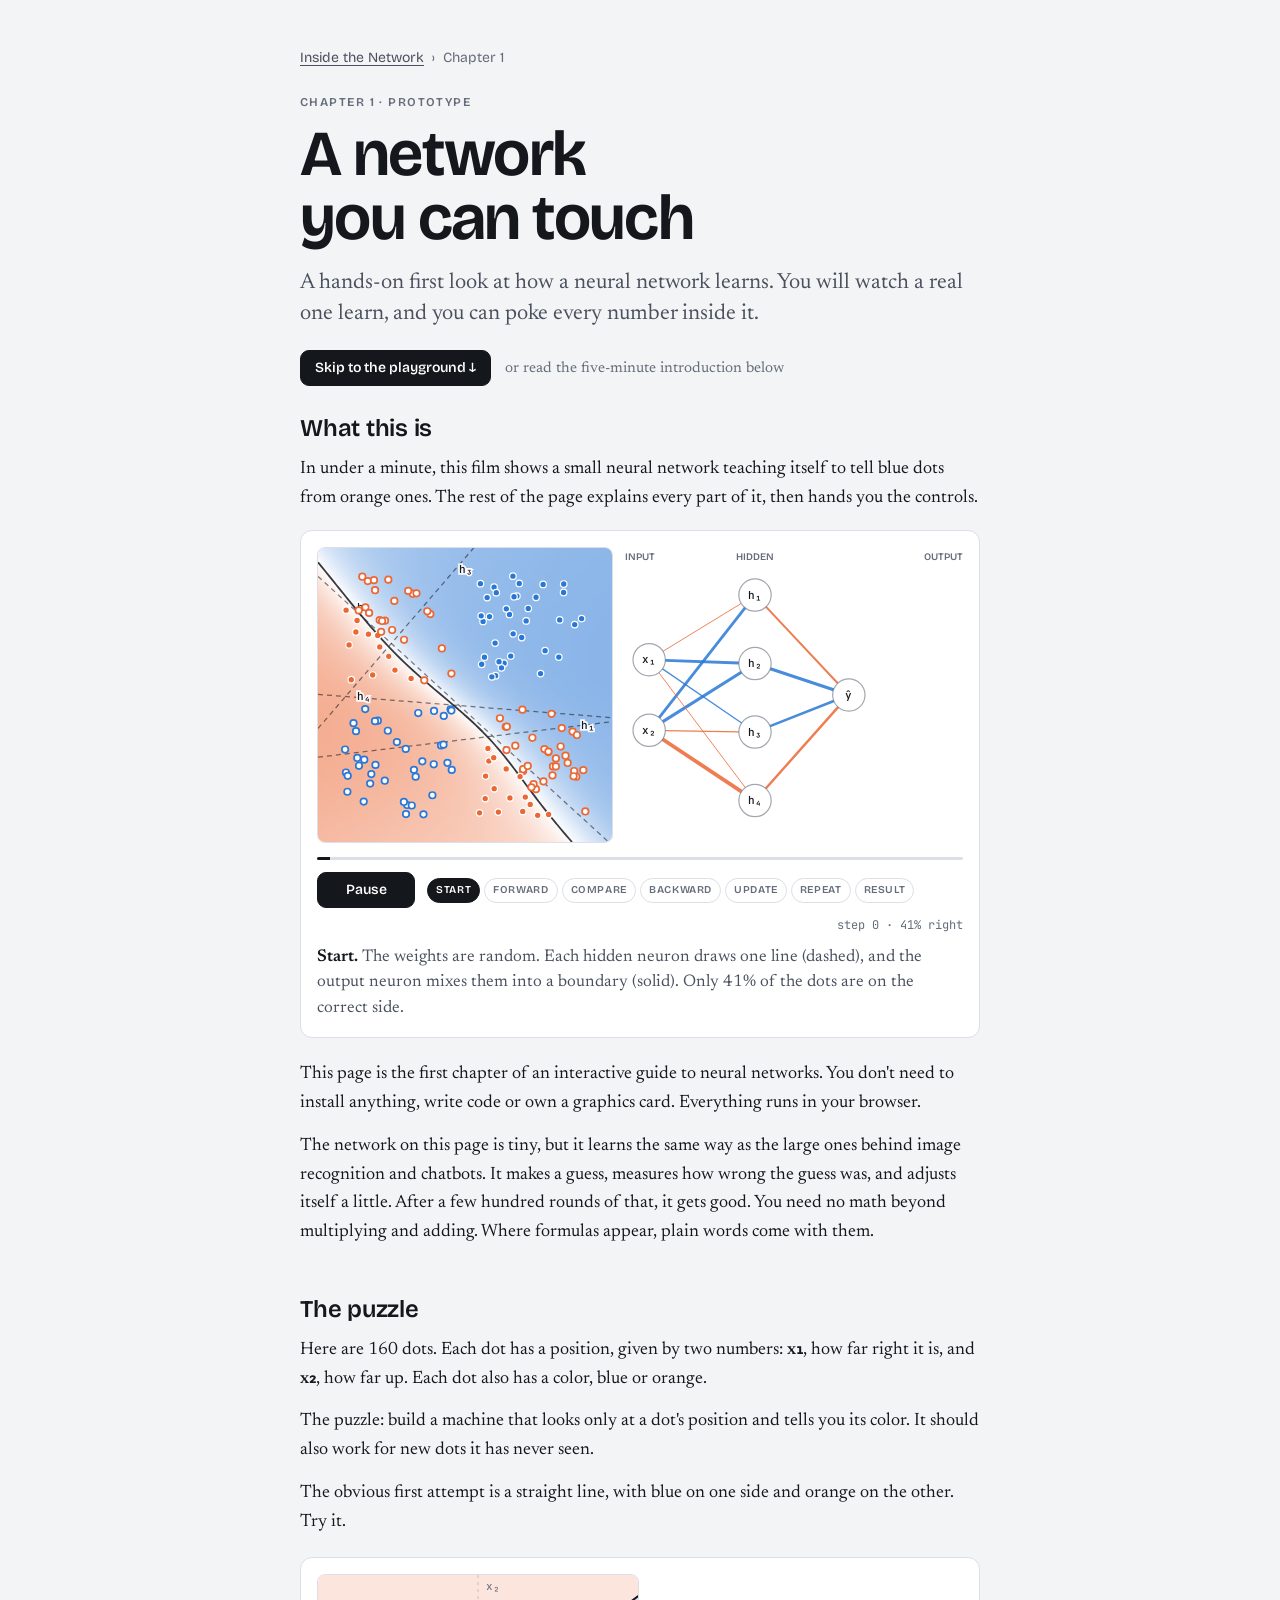
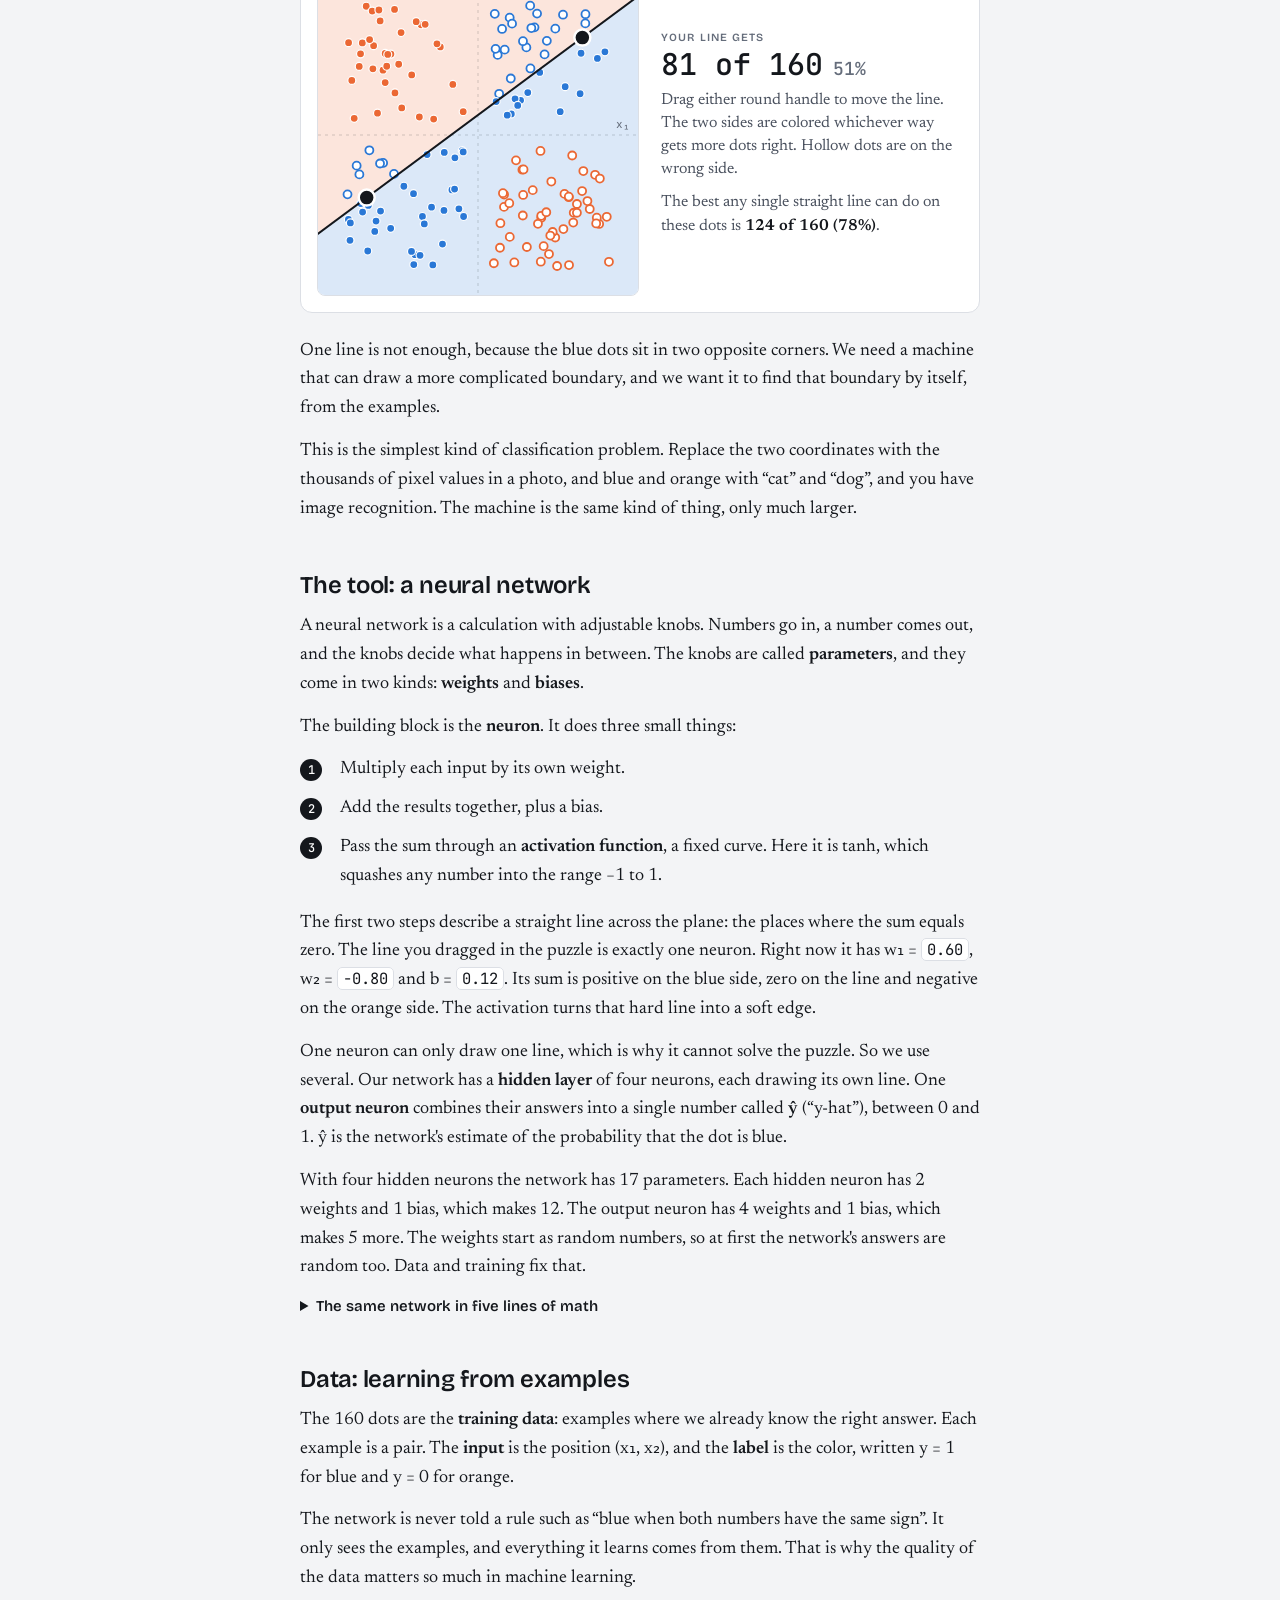
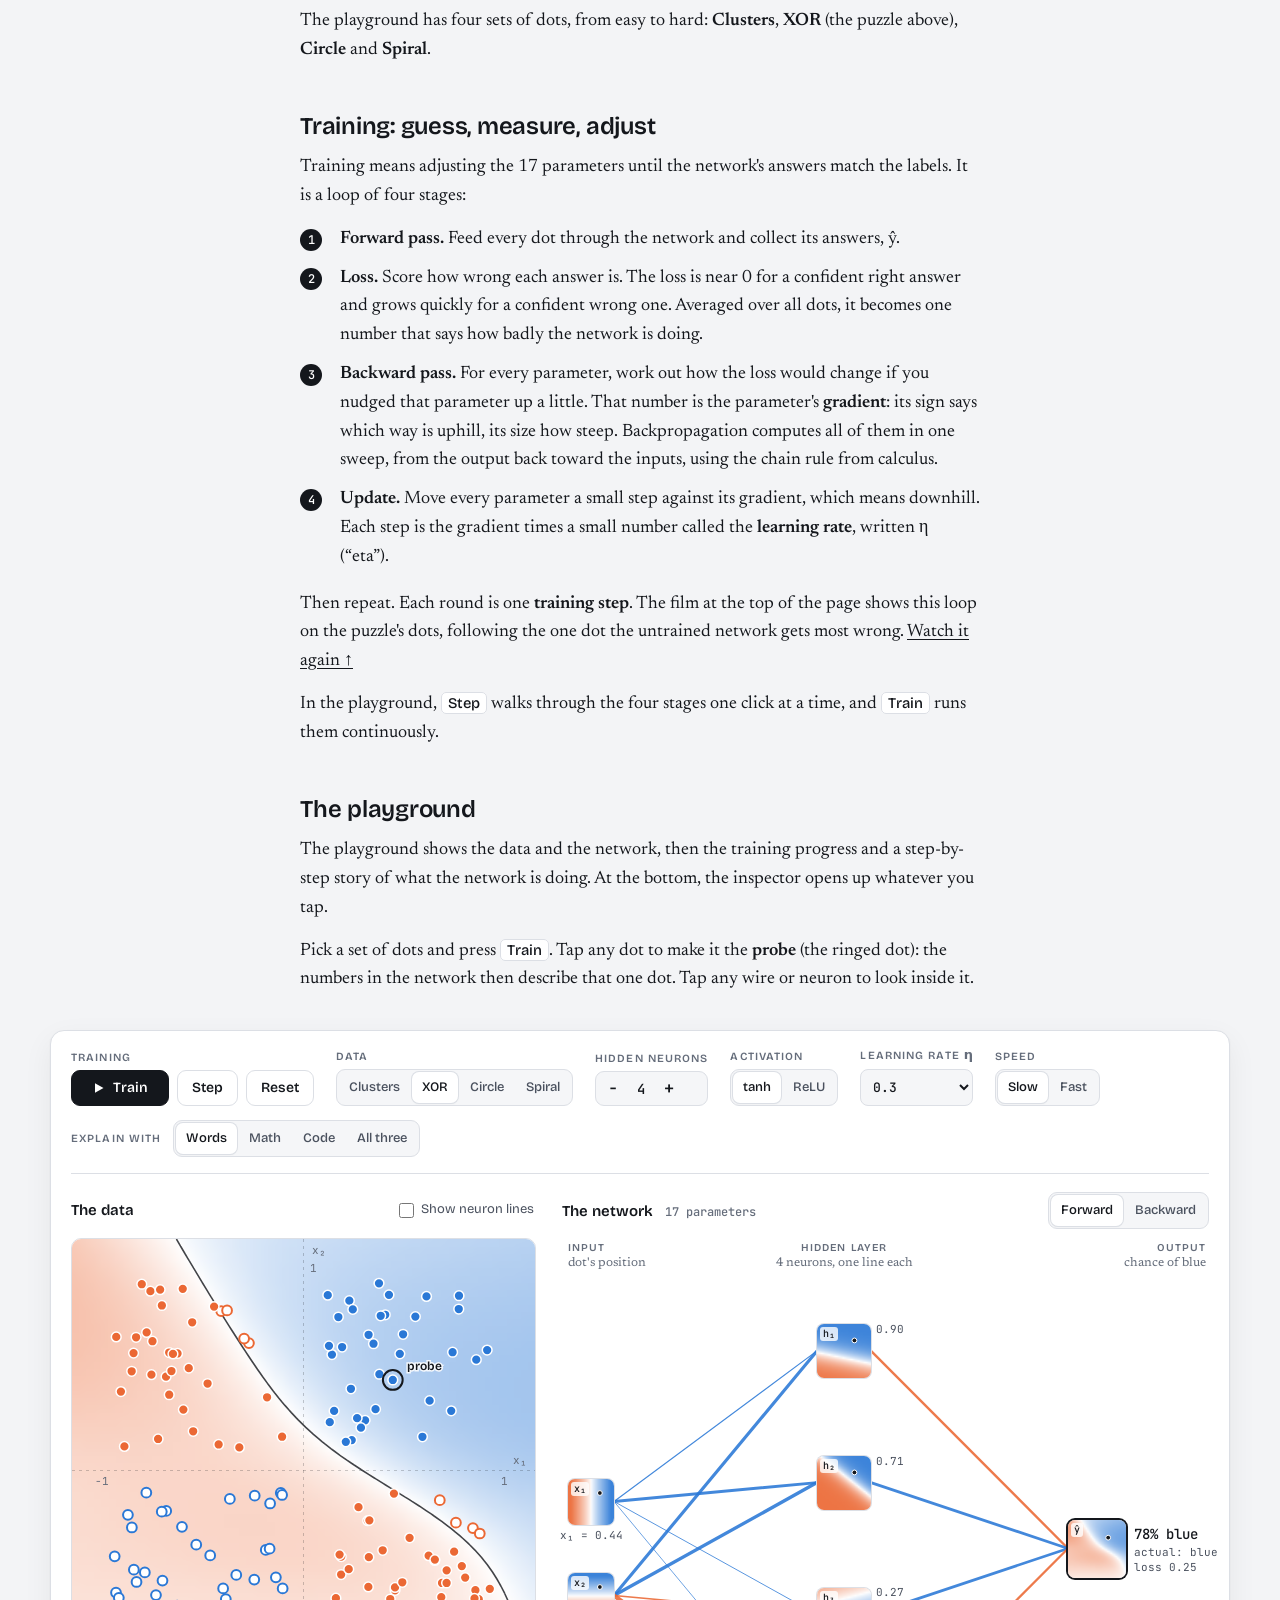
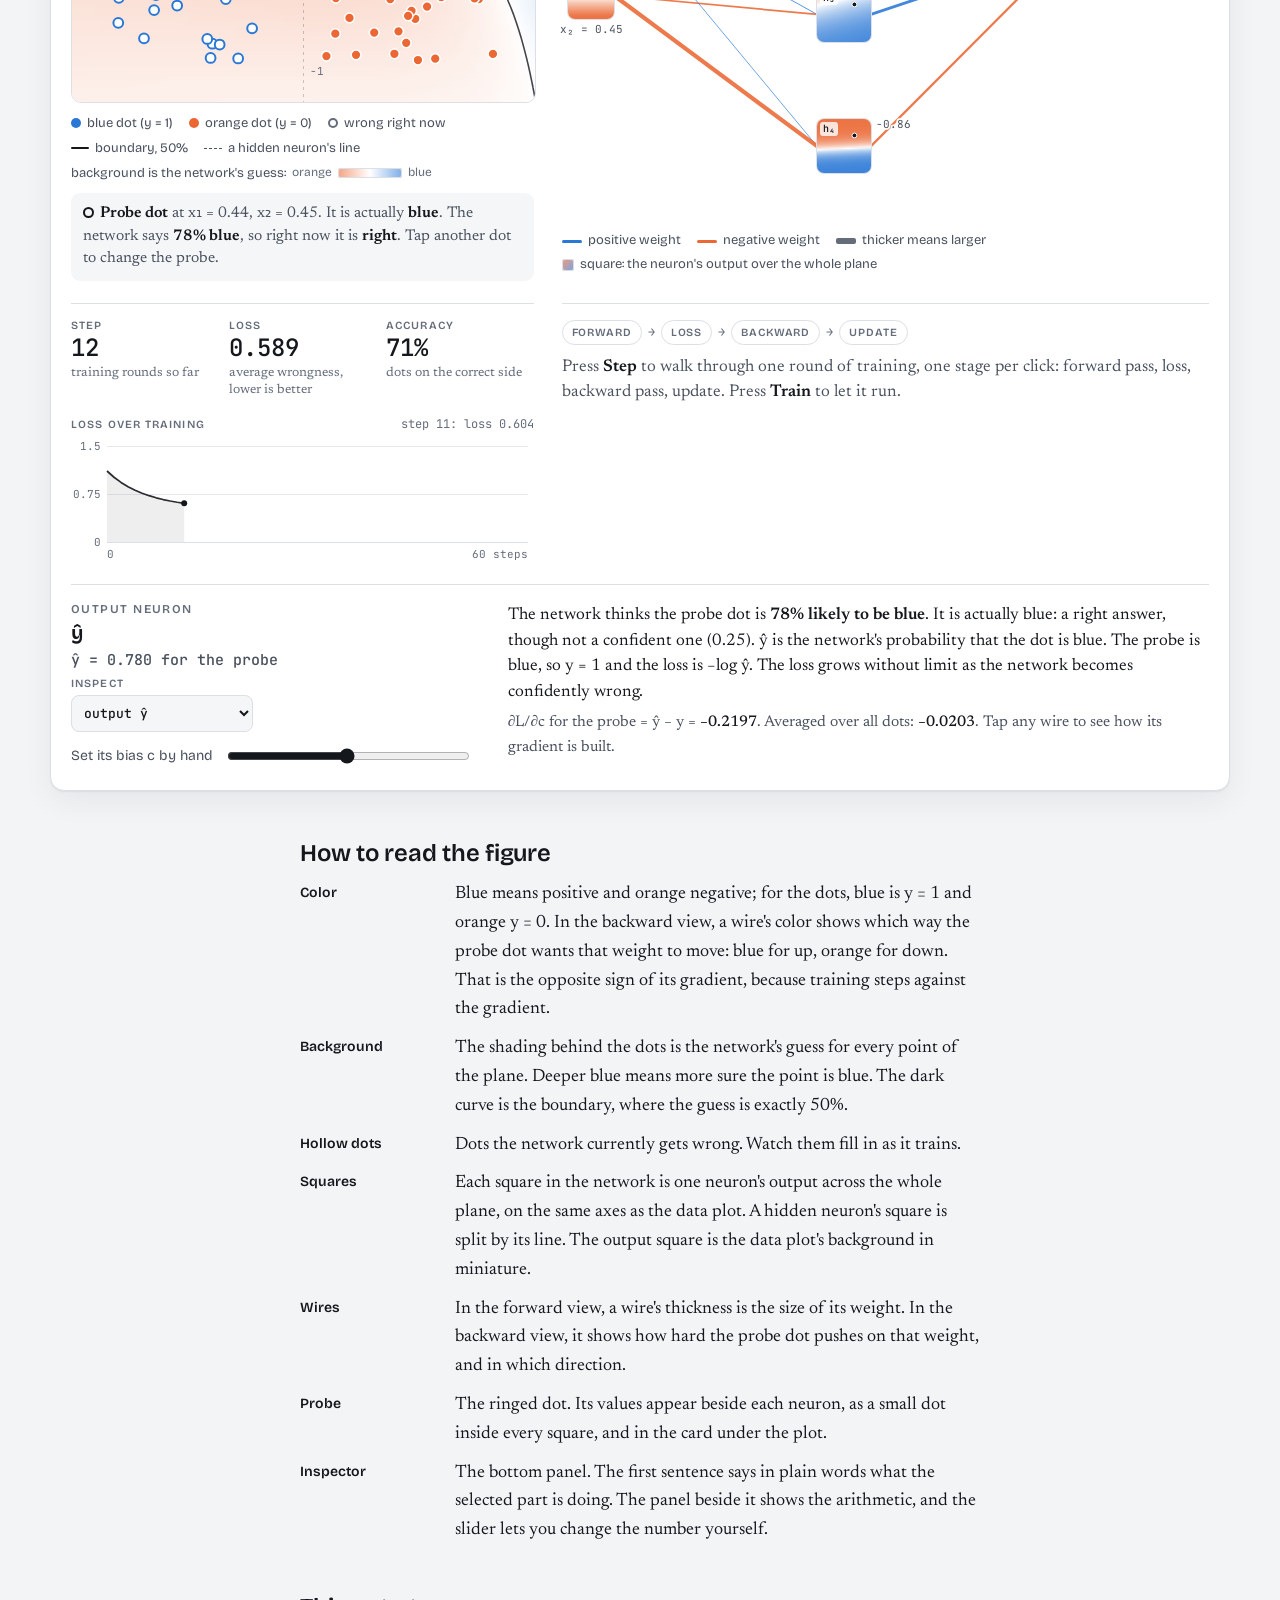
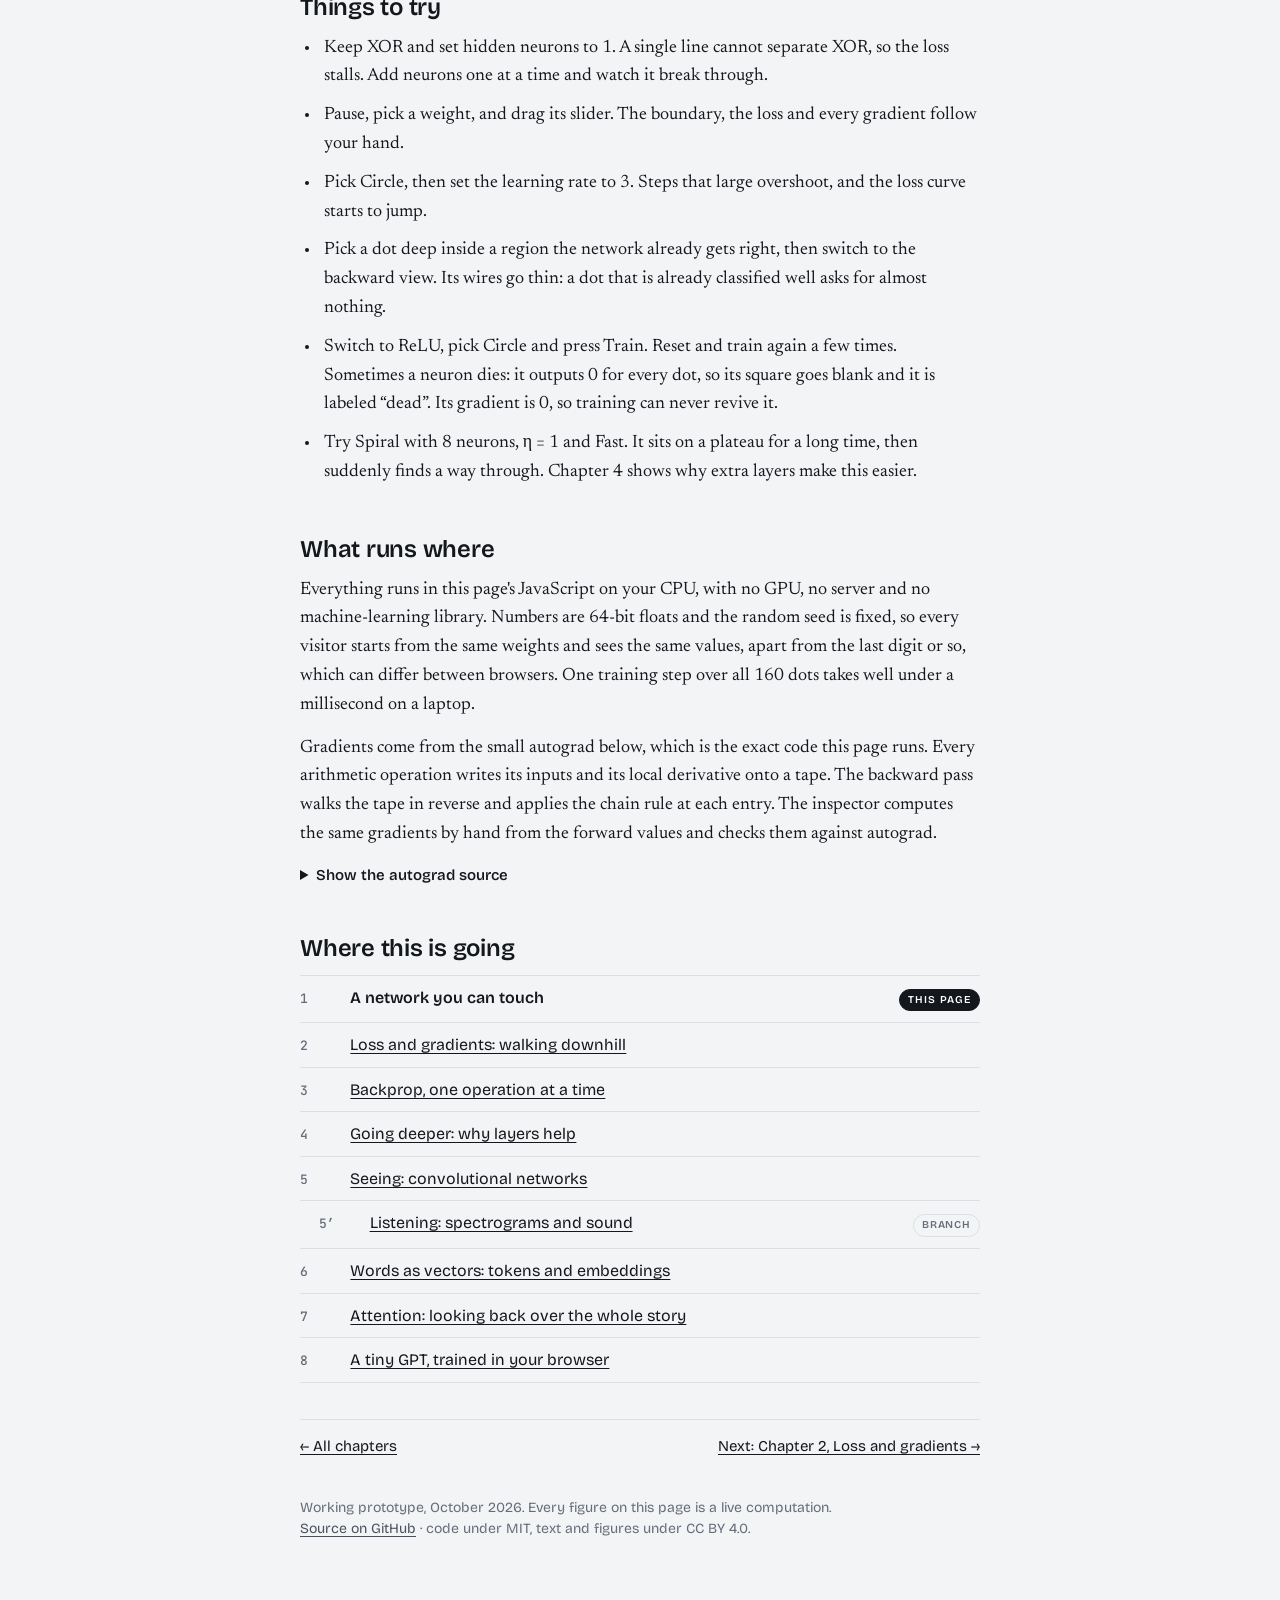
<file: touch/index.html>
<!doctype html>
<html lang="en">
<head>
<meta charset="utf-8">
<meta name="viewport" content="width=device-width, initial-scale=1, viewport-fit=cover">
<meta name="description" content="A hands-on first look at how a neural network learns. Watch a tiny network train in your browser and poke every number inside it.">
<style>
:root { color-scheme: light; padding-top: env(safe-area-inset-top, 0px); padding-bottom: env(safe-area-inset-bottom, 0px); }
body { margin: 0; font: 14px system-ui, -apple-system, "Segoe UI", sans-serif; }
img { max-width: 100%; }
[hidden] { display: none !important; }
</style>
<title>A Network You Can Touch</title>
<link rel="icon" href="data:image/svg+xml,%3Csvg xmlns='http://www.w3.org/2000/svg' viewBox='0 0 32 32'%3E%3Ccircle cx='8' cy='16' r='4' fill='%232a78d6'/%3E%3Ccircle cx='24' cy='9' r='4' fill='%23eb6834'/%3E%3Ccircle cx='24' cy='23' r='4' fill='%232a78d6'/%3E%3Cpath d='M11 15 21 10M11 17l10 5' stroke='%2314171c' stroke-width='2'/%3E%3C/svg%3E">
<link rel="preconnect" href="https://fonts.googleapis.com">
<link rel="preconnect" href="https://fonts.gstatic.com" crossorigin>
<link rel="stylesheet" href="https://fonts.googleapis.com/css2?family=Bricolage+Grotesque:opsz,wght@12..96,400..700&family=JetBrains+Mono:wght@400;500&family=Newsreader:ital,opsz,wght@0,6..72,400..600;1,6..72,400&display=swap">
<link rel="stylesheet" href="../assets/site.css">
<style>
html { -webkit-text-size-adjust: 100%; }
.page { padding-block: 48px 72px; padding-inline: 20px; }
@media (max-width: 520px) { .page { padding-inline: 16px; padding-block: 32px 56px; } body { font-size: 17px; } }
h1 { font-family: var(--font-display); font-weight: 650; font-size: clamp(40px, 6.4vw, 64px); line-height: 1; letter-spacing: -0.025em; margin: 14px 0 18px; text-wrap: balance; }
.dek { font-size: 22px; line-height: 1.42; color: var(--ink-2); margin: 0 0 28px; text-wrap: pretty; }
/* the five-line definition */
.eqs { margin: 22px 0 24px; border-top: 1px solid var(--rule); overflow-x: auto; }
.eqs-title { font: 600 12px/1 var(--font-display); letter-spacing: 0.1em; text-transform: uppercase; color: var(--ink-3); padding: 14px 0 6px; }
.eq-row { display: grid; grid-template-columns: minmax(15.5em, auto) 1fr; gap: 4px 20px; padding: 7px 0; border-bottom: 1px solid var(--rule); align-items: baseline; }
.eq-row code { font: 14.5px/1.5 var(--font-mono); color: var(--ink); white-space: nowrap; }
@media (max-width: 600px) { .eq-row { grid-template-columns: minmax(0, 1fr); } }
.btn { font: 560 14px/1 var(--font-display); padding: 10px 14px; border-radius: 9px; border: 1px solid var(--rule); background: var(--sheet); color: var(--ink); cursor: pointer; display: inline-flex; align-items: center; gap: 8px; }
.btn.primary { background: var(--ink); border-color: var(--ink); color: var(--sheet); min-width: 98px; justify-content: center; }
.btn svg { width: 12px; height: 12px; fill: currentColor; }
.seg { display: inline-flex; background: var(--well); border: 1px solid var(--rule); border-radius: 9px; padding: 2px; gap: 2px; }
.stepper { display: inline-flex; align-items: center; border: 1px solid var(--rule); border-radius: 9px; background: var(--well); }
.stepper button { width: 34px; height: 33px; border: 0; background: transparent; color: var(--ink); font: 500 17px/1 var(--font-mono); cursor: pointer; border-radius: 8px; }
.stepper button:disabled { color: var(--ink-3); opacity: 0.45; cursor: default; }
.stepper output { min-width: 22px; text-align: center; font: 500 14px/1 var(--font-mono); }
select { font: 500 13px/1.2 var(--font-mono); padding: 8px 8px; border-radius: 8px; border: 1px solid var(--rule); background: var(--well); color: var(--ink); max-width: 100%; }
.btn:focus-visible, .seg button:focus-visible, .stepper button:focus-visible, select:focus-visible, input:focus-visible, summary:focus-visible { outline: 2px solid var(--ink); outline-offset: 2px; }
.fig-grid { display: grid; grid-template-columns: minmax(0, 5fr) minmax(0, 7fr); gap: 28px; padding-top: 18px; }
@media (max-width: 899px) { .fig-grid { grid-template-columns: minmax(0, 1fr); gap: 22px; } }
.pane-head { display: flex; flex-wrap: wrap; align-items: center; justify-content: space-between; gap: 8px 14px; margin-bottom: 10px; min-height: 36px; }
.pane-title { font: 600 15px/1.2 var(--font-display); color: var(--ink); }
.legend { display: flex; gap: 14px; font: 13px/1 var(--font-display); color: var(--ink-2); }
.sw { display: inline-block; width: 10px; height: 10px; border-radius: 50%; background: var(--pos); margin-right: 6px; vertical-align: -1px; }
.sw.neg { background: var(--neg); }
#plot { display: block; width: 100%; max-width: 100%; aspect-ratio: 1; border-radius: 10px; border: 1px solid var(--rule); cursor: crosshair; touch-action: manipulation; }
.readouts { display: flex; flex-wrap: wrap; gap: 6px 18px; font: 13px/1.3 var(--font-mono); color: var(--ink-3); margin: 12px 0 6px; font-variant-numeric: tabular-nums; }
.readouts b { color: var(--ink); font-weight: 500; }
#loss { display: block; width: 100%; height: 88px; cursor: default; }
.net { position: relative; width: 100%; height: 380px; }
.net svg { position: absolute; left: 0; top: 0; overflow: visible; }
.edge { fill: none; stroke: var(--pos); stroke-linecap: round; opacity: 0.88; }
.edge.neg { stroke: var(--neg); }
.halo { fill: none; stroke: var(--ink); opacity: 0.18; stroke-linecap: round; pointer-events: none; }
.hit { fill: none; stroke: transparent; stroke-width: 16; cursor: pointer; pointer-events: stroke; }
.pulse { fill: var(--ink); stroke: var(--sheet); stroke-width: 1.5; pointer-events: none; }
.vlab { font-family: var(--font-mono); font-size: 11px; fill: var(--ink-2); paint-order: stroke; stroke: var(--sheet); stroke-width: 3.5px; stroke-linejoin: round; pointer-events: none; }
.vlab.strong { fill: var(--ink); font-weight: 500; }
.vlab.big { fill: var(--ink); font-weight: 500; font-size: 14px; }
.colsub { font-family: var(--font-body); font-size: 12.5px; fill: var(--ink-3); pointer-events: none; }
.collab { font-family: var(--font-display); font-size: 10.5px; font-weight: 600; letter-spacing: 0.1em; fill: var(--ink-3); pointer-events: none; }
.node { position: absolute; padding: 0; border: 0; border-radius: 7px; overflow: hidden; background: var(--sheet); box-shadow: 0 0 0 1px var(--rule); cursor: pointer; }
.node canvas { display: block; width: 100%; height: 100%; }
.node .nname { position: absolute; left: 3px; top: 3px; font: 500 10px/1 var(--font-mono); color: var(--ink); background: color-mix(in srgb, var(--sheet) 80%, transparent); padding: 2px 3px; border-radius: 3px; pointer-events: none; }
.node.sel { box-shadow: 0 0 0 2px var(--ink); }
.node.dead { box-shadow: 0 0 0 1px var(--ink-3); }
.node.dead.sel { box-shadow: 0 0 0 2px var(--ink); }
.node:focus-visible { outline: 2px solid var(--ink); outline-offset: 3px; }
.node.ping { animation: ping 0.9s ease-out infinite; }
@keyframes ping { 0% { box-shadow: 0 0 0 2px var(--ink); } 100% { box-shadow: 0 0 0 12px transparent; } }
.net-legend { font: 14px/1.45 var(--font-body); color: var(--ink-3); margin: 8px 0 0; }
.story { margin-top: 14px; padding-top: 14px; border-top: 1px solid var(--rule); }
.phases { display: flex; gap: 6px; flex-wrap: wrap; align-items: center; }
.phase { font: 600 11px/1 var(--font-display); letter-spacing: 0.08em; text-transform: uppercase; color: var(--ink-3); padding: 6px 9px; border-radius: 99px; border: 1px solid var(--rule); }
.phase.on { color: var(--sheet); background: var(--ink); border-color: var(--ink); }
.arrow { color: var(--ink-3); font: 12px var(--font-mono); }
.narr { font: 17px/1.5 var(--font-body); color: var(--ink-2); min-height: 4.5em; margin: 10px 0 0; }
.narr b { color: var(--ink); }
.narr p { margin: 0; }
.narr .rep.words p { font-size: 17px; }
.insp-detail .rep.words p { font-size: 17px; color: var(--ink); }
.insp { margin-top: 14px; padding-top: 16px; border-top: 1px solid var(--rule); }
.insp-top { display: flex; flex-wrap: wrap; align-items: flex-start; justify-content: space-between; gap: 10px 16px; }
.insp h3 { font: 620 21px/1.15 var(--font-display); margin: 6px 0 0; }
.insp h3 .wire { font-weight: 450; color: var(--ink-3); font-size: 15px; margin-left: 6px; }
.insp .val { font: 500 15px/1 var(--font-mono); color: var(--ink-2); margin-top: 8px; font-variant-numeric: tabular-nums; }
.pick { display: flex; flex-direction: column; gap: 6px; min-width: 0; }
.slider-row { display: flex; align-items: center; gap: 12px; margin: 14px 0 4px; flex-wrap: wrap; }
.slider-row input { flex: 1 1 180px; min-width: 0; accent-color: var(--ink); }
.ilead { font-size: 16px; color: var(--ink-2); margin: 12px 0 8px; }
.chain { display: flex; flex-wrap: wrap; gap: 6px; align-items: stretch; margin: 8px 0 10px; }
.factor { background: var(--well); border-radius: 8px; padding: 8px 10px; display: flex; flex-direction: column; gap: 4px; min-width: 0; }
.factor .sym { font: 12px/1.3 var(--font-mono); color: var(--ink-2); white-space: nowrap; }
.factor .num { font: 500 17px/1.1 var(--font-mono); color: var(--ink); font-variant-numeric: tabular-nums; }
.factor .note { font: 13px/1.25 var(--font-body); color: var(--ink-3); max-width: 15ch; }
.factor.result { background: transparent; box-shadow: inset 0 0 0 1.5px var(--ink); }
.op { align-self: center; font: 16px var(--font-mono); color: var(--ink-3); }
.check { font: 13px/1.5 var(--font-mono); color: var(--ink-2); margin: 4px 0 8px; }
.check b, .ifoot b { color: var(--ink); font-weight: 500; }
.ifoot { font-size: 15.5px; color: var(--ink-2); margin: 6px 0 0; font-variant-numeric: tabular-nums; }
.eqn { font: 14px/1.75 var(--font-mono); color: var(--ink); margin: 12px 0 6px; background: var(--well); border-radius: 8px; padding: 10px 12px; overflow-x: auto; }
.eqn .cont { padding-left: 2.6ch; }
.eqn b { font-weight: 500; }
details { margin: 16px 0 0; }
pre.code { margin: 12px 0 0; background: var(--sheet); border: 1px solid var(--rule); border-radius: 10px; padding: 14px 16px; overflow-x: auto; font: 13px/1.55 var(--font-mono); color: var(--ink); }
.foot { margin-top: 40px; font: 14px/1.5 var(--font-display); color: var(--ink-3); }
/* beginner introduction */
header.col .dek { margin-bottom: 8px; }
.puzzle { display: grid; grid-template-columns: minmax(0, 320px) minmax(0, 1fr); gap: 18px 24px; align-items: center; margin: 20px 0 24px; padding: 16px; background: var(--sheet); border: 1px solid var(--rule); border-radius: 12px; }
#puz { display: block; width: 100%; max-width: 100%; aspect-ratio: 1; border-radius: 8px; border: 1px solid var(--rule); touch-action: none; cursor: grab; }
#puz.dragging { cursor: grabbing; }
.puzzle figcaption { font-size: 16px; line-height: 1.45; color: var(--ink-2); }
.puzzle figcaption p { margin: 10px 0 0; }
.puz-score { display: flex; align-items: baseline; gap: 10px; margin-top: 6px; font-variant-numeric: tabular-nums; }
.puz-score b { font: 500 30px/1 var(--font-mono); color: var(--ink); }
.puz-score span { font: 500 18px/1 var(--font-mono); color: var(--ink-3); }
.puz-best b { color: var(--ink); font-weight: 600; }
@media (max-width: 600px) { .puzzle { grid-template-columns: minmax(0, 1fr); } }
.live { font-family: var(--font-mono); font-size: 0.86em; background: var(--sheet); border: 1px solid var(--rule); border-radius: 5px; padding: 0 5px; white-space: nowrap; font-variant-numeric: tabular-nums; }
details.math .eqs { margin-top: 10px; }
/* playground layout: data | network, then progress | story, then the inspector across */
.fig-grid { grid-template-areas: "plot net" "stats story" "insp insp"; row-gap: 22px; }
.area-plot { grid-area: plot; min-width: 0; }
.area-net { grid-area: net; min-width: 0; }
.area-stats { grid-area: stats; min-width: 0; padding-top: 16px; border-top: 1px solid var(--rule); }
.area-story { grid-area: story; min-width: 0; padding-top: 16px; border-top: 1px solid var(--rule); }
.area-insp { grid-area: insp; min-width: 0; margin-top: 0; }
@media (max-width: 899px) { .fig-grid { grid-template-areas: "plot" "stats" "net" "story" "insp"; } }
.hint { font: 13px/1.3 var(--font-display); color: var(--ink-3); }
.count { font: 500 12px/1 var(--font-mono); color: var(--ink-3); margin-left: 8px; }
.plot-wrap { position: relative; }
.tip { position: absolute; z-index: 2; pointer-events: none; background: var(--ink); color: var(--sheet); font: 12px/1.4 var(--font-mono); padding: 6px 9px; border-radius: 7px; white-space: nowrap; transform: translate(-50%, calc(-100% - 12px)); box-shadow: 0 2px 8px var(--shadow); }
.plot-legend { display: flex; flex-wrap: wrap; gap: 8px 16px; margin: 12px 0 0; font: 13px/1.3 var(--font-display); color: var(--ink-2); align-items: center; }
.plot-legend > span { display: inline-flex; align-items: center; gap: 6px; }
.dot { display: inline-block; width: 10px; height: 10px; border-radius: 50%; background: var(--pos); }
.dot.neg { background: var(--neg); }
.dot.hollow { background: var(--sheet); box-shadow: inset 0 0 0 2px var(--ink-3); }
.bline { display: inline-block; width: 18px; height: 2px; background: var(--ink); border-radius: 1px; }
.ramp-item { flex-wrap: wrap; }
.ramp { display: inline-block; width: 64px; height: 10px; border-radius: 3px; background: linear-gradient(90deg, color-mix(in srgb, var(--neg) 60%, var(--sheet)), var(--sheet), color-mix(in srgb, var(--pos) 60%, var(--sheet))); box-shadow: inset 0 0 0 1px var(--rule); }
.ramp-ends { font-size: 12px; color: var(--ink-3); }
.probe-card { margin: 12px 0 0; padding: 10px 12px; background: var(--well); border-radius: 9px; font: 15.5px/1.45 var(--font-body); color: var(--ink-2); }
.probe-card b { color: var(--ink); font-weight: 600; }
.probe-card .ring { display: inline-block; width: 11px; height: 11px; border-radius: 50%; box-shadow: inset 0 0 0 2px var(--ink); vertical-align: -1px; margin-right: 6px; }
.stats { display: grid; grid-template-columns: repeat(3, minmax(0, 1fr)); gap: 10px; }
.stat { display: flex; flex-direction: column; gap: 5px; min-width: 0; }
.stat b { font: 500 24px/1 var(--font-mono); color: var(--ink); font-variant-numeric: tabular-nums; }
.cap { font: 13px/1.3 var(--font-body); color: var(--ink-3); }
.chart-head { display: flex; justify-content: space-between; align-items: baseline; gap: 10px; margin: 18px 0 6px; flex-wrap: wrap; }
.chart-head .cap { font-family: var(--font-mono); font-size: 12px; font-variant-numeric: tabular-nums; }
#loss { height: 124px; }
.area-story .narr { min-height: 5.5em; }
.net-legend { display: flex; flex-wrap: wrap; gap: 6px 16px; align-items: center; font: 13px/1.35 var(--font-display); color: var(--ink-2); margin: 10px 0 0; }
.net-legend > span { display: inline-flex; align-items: center; gap: 6px; }
.ln { display: inline-block; width: 20px; height: 3px; border-radius: 2px; background: var(--pos); }
.ln.neg { background: var(--neg); }
.ln.thick { height: 6px; background: var(--ink-3); }
.sq { display: inline-block; width: 12px; height: 12px; border-radius: 3px; background: linear-gradient(135deg, color-mix(in srgb, var(--neg) 70%, var(--sheet)), color-mix(in srgb, var(--pos) 70%, var(--sheet))); box-shadow: inset 0 0 0 1px var(--rule); }
.insp { padding-top: 18px; border-top: 1px solid var(--rule); }
.insp-grid { display: grid; grid-template-columns: minmax(0, 4fr) minmax(0, 7fr); gap: 14px 36px; }
@media (max-width: 899px) { .insp-grid { grid-template-columns: minmax(0, 1fr); } }
.insp-detail .rep.math .eqn, .insp-detail .rep.math .ilead:first-of-type { margin-top: 2px; }
/* shortcuts */
html { scroll-behavior: smooth; }
a.btn { text-decoration: none; }
.jump-pill:focus-visible { outline: 2px solid var(--ink); outline-offset: 3px; }
.dline { display: inline-block; width: 18px; height: 0; border-top: 1.5px dashed var(--ink-2); }
.film-stage { display: grid; grid-template-columns: minmax(0, 1fr) minmax(0, 1.15fr); gap: 14px; align-items: center; }
#film-plane { display: block; width: 100%; max-width: 100%; aspect-ratio: 1; border-radius: 8px; border: 1px solid var(--rule); }
#film-net { display: block; width: 100%; max-width: 100%; aspect-ratio: 1.15; }
@media (max-width: 560px) { .film-stage { grid-template-columns: minmax(0, 1fr); } #film-net { aspect-ratio: 1.3; } }
.film-progress { height: 3px; background: var(--rule); border-radius: 2px; margin-top: 14px; overflow: hidden; }
.film-chips { display: flex; flex-wrap: wrap; gap: 4px; }
.film-chips button { font: 600 10.5px/1 var(--font-display); letter-spacing: 0.06em; text-transform: uppercase; color: var(--ink-3); background: transparent; border: 1px solid var(--rule); border-radius: 99px; padding: 6px 8px; cursor: pointer; }
.film-chips button.on { background: var(--ink); color: var(--sheet); border-color: var(--ink); }
.film-chips button:focus-visible { outline: 2px solid var(--ink); outline-offset: 2px; }
.film-meta { margin-left: auto; font: 12px/1.2 var(--font-mono); color: var(--ink-3); font-variant-numeric: tabular-nums; }
.intro a { color: var(--ink); text-underline-offset: 3px; }
.foot a { color: var(--ink-2); text-underline-offset: 3px; }
.chapnav a, ol.road a { color: var(--ink); text-underline-offset: 3px; }
@media (prefers-reduced-motion: reduce) { .tt { transition: none; } }
.stat, .phase { cursor: help; }
</style>
</head>
<body>
<div class="page">
  <nav class="crumbs" aria-label="Breadcrumb"><a href="../">Inside the Network</a><span aria-hidden="true">›</span><span>Chapter 1</span></nav>
  <header class="col">
    <div class="eyebrow">Chapter 1 · Prototype</div>
    <h1>A network you can touch</h1>
    <p class="dek">A hands-on first look at how a neural network learns. You will watch a real one learn, and you can poke every number inside it.</p>
    <nav class="jump" aria-label="Page shortcuts">
      <a class="btn primary" href="#playground">Skip to the playground ↓</a>
      <span class="jump-note">or read the five-minute introduction below</span>
    </nav>
  </header>

  <main class="col intro">
    <h2>What this is</h2>
    <p>In under a minute, this film shows a small neural network teaching itself to tell blue dots from orange ones. The rest of the page explains every part of it, then hands you the controls.</p>

    <figure class="film" id="film" aria-label="Animation of the network training on the puzzle's dots">
      <div class="film-stage">
        <canvas id="film-plane" aria-label="The dots, the network's guess, and each hidden neuron's line"></canvas>
        <canvas id="film-net" aria-label="The network, with signals flowing through it"></canvas>
      </div>
      <div class="film-progress"><i id="film-fill"></i></div>
      <div class="film-bar">
        <button type="button" class="btn primary" id="film-play">Play</button>
        <div class="film-chips" id="film-chips" role="group" aria-label="Jump to a scene">
          <button type="button" data-i="0" data-tip="film-0">Start</button><button type="button" data-i="1" data-tip="film-1">Forward</button><button type="button" data-i="2" data-tip="film-2">Compare</button><button type="button" data-i="3" data-tip="film-3">Backward</button><button type="button" data-i="4" data-tip="film-4">Update</button><button type="button" data-i="5" data-tip="film-5">Repeat</button><button type="button" data-i="6" data-tip="film-6">Result</button>
        </div>
        <span class="film-meta" id="film-meta"></span>
      </div>
      <p class="film-cap" id="film-cap" aria-live="polite"></p>
    </figure>

    <p>This page is the first chapter of an interactive guide to neural networks. You don't need to install anything, write code or own a graphics card. Everything runs in your browser.</p>
    <p>The network on this page is tiny, but it learns the same way as the large ones behind image recognition and chatbots. It makes a guess, measures how wrong the guess was, and adjusts itself a little. After a few hundred rounds of that, it gets good. You need no math beyond multiplying and adding. Where formulas appear, plain words come with them.</p>

    <h2>The puzzle</h2>
    <p>Here are 160 dots. Each dot has a position, given by two numbers: <b>x₁</b>, how far right it is, and <b>x₂</b>, how far up. Each dot also has a color, blue or orange.</p>
    <p>The puzzle: build a machine that looks only at a dot's position and tells you its color. It should also work for new dots it has never seen.</p>
    <p>The obvious first attempt is a straight line, with blue on one side and orange on the other. Try it.</p>

    <figure class="puzzle">
      <canvas id="puz" aria-label="The 160 dots with a straight line you can drag to separate blue from orange"></canvas>
      <figcaption>
        <div class="lab">Your line gets</div>
        <div class="puz-score"><b id="puz-score">–</b><span id="puz-pct"></span></div>
        <p>Drag either round handle to move the line. The two sides are colored whichever way gets more dots right. Hollow dots are on the wrong side.</p>
        <p class="puz-best">The best any single straight line can do on these dots is <b id="puz-best">–</b>.</p>
      </figcaption>
    </figure>

    <p>One line is not enough, because the blue dots sit in two opposite corners. We need a machine that can draw a more complicated boundary, and we want it to find that boundary by itself, from the examples.</p>
    <p>This is the simplest kind of classification problem. Replace the two coordinates with the thousands of pixel values in a photo, and blue and orange with “cat” and “dog”, and you have image recognition. The machine is the same kind of thing, only much larger.</p>

    <h2>The tool: a neural network</h2>
    <p>A neural network is a calculation with adjustable knobs. Numbers go in, a number comes out, and the knobs decide what happens in between. The knobs are called <b>parameters</b>, and they come in two kinds: <b>weights</b> and <b>biases</b>.</p>
    <p>The building block is the <b>neuron</b>. It does three small things:</p>
    <ol class="seq">
      <li><div>Multiply each input by its own weight.</div></li>
      <li><div>Add the results together, plus a bias.</div></li>
      <li><div>Pass the sum through an <b>activation function</b>, a fixed curve. Here it is tanh, which squashes any number into the range −1 to 1.</div></li>
    </ol>
    <p>The first two steps describe a straight line across the plane: the places where the sum equals zero. The line you dragged in the puzzle is exactly one neuron. Right now it has w₁ = <span class="live" id="nl-w1">–</span>, w₂ = <span class="live" id="nl-w2">–</span> and b = <span class="live" id="nl-b">–</span>. Its sum is positive on the blue side, zero on the line and negative on the orange side. The activation turns that hard line into a soft edge.</p>
    <p>One neuron can only draw one line, which is why it cannot solve the puzzle. So we use several. Our network has a <b>hidden layer</b> of four neurons, each drawing its own line. One <b>output neuron</b> combines their answers into a single number called <b>ŷ</b> (“y-hat”), between 0 and 1. ŷ is the network's estimate of the probability that the dot is blue.</p>
    <p>With four hidden neurons the network has 17 parameters. Each hidden neuron has 2 weights and 1 bias, which makes 12. The output neuron has 4 weights and 1 bias, which makes 5 more. The weights start as random numbers, so at first the network's answers are random too. Data and training fix that.</p>
    <details class="math">
      <summary>The same network in five lines of math</summary>
      <div class="eqs" aria-label="The network's equations">
        <div class="eq-row"><code>z<sub>j</sub> = w<sub>j1</sub>·x₁ + w<sub>j2</sub>·x₂ + b<sub>j</sub></code><span>each hidden neuron weighs the two inputs</span></div>
        <div class="eq-row"><code id="eq-act">h<sub>j</sub> = tanh(z<sub>j</sub>)</code><span>and bends the result</span></div>
        <div class="eq-row"><code>z<sub>out</sub> = Σ<sub>j</sub> v<sub>j</sub>·h<sub>j</sub> + c</code><span>the output weighs the hidden neurons</span></div>
        <div class="eq-row"><code>ŷ = σ(z<sub>out</sub>)</code><span>and squashes the sum into a probability</span></div>
        <div class="eq-row"><code>L = −[y·log ŷ + (1−y)·log(1−ŷ)]</code><span>the loss (log is the natural logarithm), small when ŷ agrees with the color (y = 1 for blue)</span></div>
      </div>
    </details>

    <h2>Data: learning from examples</h2>
    <p>The 160 dots are the <b>training data</b>: examples where we already know the right answer. Each example is a pair. The <b>input</b> is the position (x₁, x₂), and the <b>label</b> is the color, written y = 1 for blue and y = 0 for orange.</p>
    <p>The network is never told a rule such as “blue when both numbers have the same sign”. It only sees the examples, and everything it learns comes from them. That is why the quality of the data matters so much in machine learning.</p>
    <p>The playground has four sets of dots, from easy to hard: <b>Clusters</b>, <b>XOR</b> (the puzzle above), <b>Circle</b> and <b>Spiral</b>.</p>

    <h2>Training: guess, measure, adjust</h2>
    <p>Training means adjusting the 17 parameters until the network's answers match the labels. It is a loop of four stages:</p>
    <ol class="seq">
      <li><div><b>Forward pass.</b> Feed every dot through the network and collect its answers, ŷ.</div></li>
      <li><div><b>Loss.</b> Score how wrong each answer is. The loss is near 0 for a confident right answer and grows quickly for a confident wrong one. Averaged over all dots, it becomes one number that says how badly the network is doing.</div></li>
      <li><div><b>Backward pass.</b> For every parameter, work out how the loss would change if you nudged that parameter up a little. That number is the parameter's <b>gradient</b>: its sign says which way is uphill, its size how steep. Backpropagation computes all of them in one sweep, from the output back toward the inputs, using the chain rule from calculus.</div></li>
      <li><div><b>Update.</b> Move every parameter a small step against its gradient, which means downhill. Each step is the gradient times a small number called the <b>learning rate</b>, written η (“eta”).</div></li>
    </ol>
    <p>Then repeat. Each round is one <b>training step</b>. The film at the top of the page shows this loop on the puzzle's dots, following the one dot the untrained network gets most wrong. <a href="#film">Watch it again ↑</a></p>
    <p>In the playground, <kbd>Step</kbd> walks through the four stages one click at a time, and <kbd>Train</kbd> runs them continuously.</p>

    <h2>The playground</h2>
    <p>The playground shows the data and the network, then the training progress and a step-by-step story of what the network is doing. At the bottom, the inspector opens up whatever you tap.</p>
    <p>Pick a set of dots and press <kbd>Train</kbd>. Tap any dot to make it the <b>probe</b> (the ringed dot): the numbers in the network then describe that one dot. Tap any wire or neuron to look inside it.</p>
  </main>

  <section class="bench" id="playground" aria-label="Interactive network">
    <div class="fig">
      <div class="controls">
        <div class="ctl">
          <span class="lab">Training</span>
          <div class="btns">
            <button type="button" class="btn primary" id="b-train" data-tip="train"></button>
            <button type="button" class="btn" id="b-step" data-tip="step">Step</button>
            <button type="button" class="btn" id="b-reset" data-tip="reset">Reset</button>
          </div>
        </div>
        <div class="ctl">
          <span class="lab" id="lab-data">Data</span>
          <div class="seg" role="group" aria-labelledby="lab-data" id="seg-data">
            <button type="button" data-v="clusters" data-tip="data-clusters" aria-pressed="false">Clusters</button>
            <button type="button" data-v="xor" data-tip="data-xor" aria-pressed="true">XOR</button>
            <button type="button" data-v="circle" data-tip="data-circle" aria-pressed="false">Circle</button>
            <button type="button" data-v="spiral" data-tip="data-spiral" aria-pressed="false">Spiral</button>
          </div>
        </div>
        <div class="ctl">
          <span class="lab">Hidden neurons</span>
          <div class="stepper">
            <button type="button" id="h-minus" data-tip="neurons" aria-label="Fewer hidden neurons">−</button>
            <output id="h-val" data-tip="neurons" aria-live="polite">4</output>
            <button type="button" id="h-plus" data-tip="neurons" aria-label="More hidden neurons">+</button>
          </div>
        </div>
        <div class="ctl">
          <span class="lab" id="lab-act">Activation</span>
          <div class="seg" role="group" aria-labelledby="lab-act" id="seg-act">
            <button type="button" data-v="tanh" data-tip="act-tanh" aria-pressed="true">tanh</button>
            <button type="button" data-v="relu" data-tip="act-relu" aria-pressed="false">ReLU</button>
          </div>
        </div>
        <div class="ctl">
          <label class="lab" for="lr">Learning rate <span class="nc">η</span></label>
          <select id="lr" data-tip="lr">
            <option value="0.03">0.03</option>
            <option value="0.1">0.1</option>
            <option value="0.3" selected>0.3</option>
            <option value="1">1</option>
            <option value="3">3</option>
          </select>
        </div>
        <div class="ctl">
          <span class="lab" id="lab-speed">Speed</span>
          <div class="seg" role="group" aria-labelledby="lab-speed" id="seg-speed">
            <button type="button" data-v="1" data-tip="speed-slow" aria-pressed="true">Slow</button>
            <button type="button" data-v="12" data-tip="speed-fast" aria-pressed="false">Fast</button>
          </div>
        </div>
        <div class="ctl"><div class="lens" data-lens-ctl data-label="Explain with"></div></div>
      </div>

      <div class="fig-grid">
        <div class="area-plot">
          <div class="pane-head">
            <span class="pane-title">The data</span>
            <label class="tog" for="show-lines" data-tip="lines"><input type="checkbox" id="show-lines">Show neuron lines</label>
          </div>
          <div class="plot-wrap">
            <canvas id="plot" role="img" aria-label="The dots, shaded by the network's current guess, with the decision boundary drawn as a dark line"></canvas>
            <div class="tip" id="tip" hidden></div>
          </div>
          <div class="plot-legend" aria-label="Legend">
            <span><i class="dot"></i>blue dot (y = 1)</span>
            <span><i class="dot neg"></i>orange dot (y = 0)</span>
            <span><i class="dot hollow"></i>wrong right now</span>
            <span><i class="bline"></i>boundary, 50%</span>
            <span><i class="dline"></i>a hidden neuron's line</span>
            <span class="ramp-item">background is the network's guess: <span class="ramp-ends">orange</span><i class="ramp"></i><span class="ramp-ends">blue</span></span>
          </div>
          <p class="probe-card" id="probe-card"></p>
        </div>

        <div class="area-net">
          <div class="pane-head">
            <span class="pane-title">The network <span class="count" id="r-params">17 parameters</span></span>
            <div class="seg" role="group" aria-label="Network view" id="seg-view">
              <button type="button" data-v="fwd" data-tip="view-fwd" aria-pressed="true">Forward</button>
              <button type="button" data-v="bwd" data-tip="view-bwd" aria-pressed="false">Backward</button>
            </div>
          </div>
          <div class="net" id="net"><svg id="netsvg" xmlns="http://www.w3.org/2000/svg" aria-hidden="true"></svg></div>
          <div class="net-legend" id="net-legend"></div>
        </div>

        <div class="area-stats">
          <div class="stats">
            <div class="stat" data-tip="stat-step"><span class="lab">Step</span><b id="r-step">0</b><span class="cap">training rounds so far</span></div>
            <div class="stat" data-tip="stat-loss"><span class="lab">Loss</span><b id="r-loss">–</b><span class="cap">average wrongness, lower is better</span></div>
            <div class="stat" data-tip="stat-acc"><span class="lab">Accuracy</span><b id="r-acc">–</b><span class="cap">dots on the correct side</span></div>
          </div>
          <div class="chart-head"><span class="lab">Loss over training</span><span class="cap" id="loss-hover">hover the chart for values</span></div>
          <canvas id="loss" aria-label="Average loss over training steps"></canvas>
        </div>

        <div class="area-story">
          <div class="phases" aria-hidden="true">
            <span class="phase" data-tip="phase-0">Forward</span><span class="arrow">→</span>
            <span class="phase" data-tip="phase-1">Loss</span><span class="arrow">→</span>
            <span class="phase" data-tip="phase-2">Backward</span><span class="arrow">→</span>
            <span class="phase" data-tip="phase-3">Update</span>
          </div>
          <div class="narr" id="narr" aria-live="polite" data-reps></div>
        </div>

        <div class="area-insp insp" id="insp">
          <div class="insp-grid">
            <div class="insp-main">
              <div class="insp-top">
                <div>
                  <div class="eyebrow" id="i-eyebrow"></div>
                  <h3 id="i-title"></h3>
                  <div class="val" id="i-val"></div>
                </div>
                <div class="pick">
                  <label class="lab" for="pick">Inspect</label>
                  <select id="pick" data-tip="pick"></select>
                </div>
              </div>
              <div class="slider-row" id="i-sl">
                <label for="i-slider" id="i-sl-lab"></label>
                <input type="range" id="i-slider" data-tip="slider" min="-4" max="4" step="0.01">
              </div>
            </div>
            <div class="insp-detail">
              <div id="i-body" data-reps></div>
              <p class="ifoot" id="i-foot"></p>
            </div>
          </div>
        </div>
      </div>
    </div>
  </section>

  <section class="col">
    <h2>How to read the figure</h2>
    <dl class="read">
      <dt>Color</dt>
      <dd>Blue means positive and orange negative; for the dots, blue is y = 1 and orange y = 0. In the backward view, a wire's color shows which way the probe dot wants that weight to move: blue for up, orange for down. That is the opposite sign of its gradient, because training steps against the gradient.</dd>
      <dt>Background</dt>
      <dd>The shading behind the dots is the network's guess for every point of the plane. Deeper blue means more sure the point is blue. The dark curve is the boundary, where the guess is exactly 50%.</dd>
      <dt>Hollow dots</dt>
      <dd>Dots the network currently gets wrong. Watch them fill in as it trains.</dd>
      <dt>Squares</dt>
      <dd>Each square in the network is one neuron's output across the whole plane, on the same axes as the data plot. A hidden neuron's square is split by its line. The output square is the data plot's background in miniature.</dd>
      <dt>Wires</dt>
      <dd>In the forward view, a wire's thickness is the size of its weight. In the backward view, it shows how hard the probe dot pushes on that weight, and in which direction.</dd>
      <dt>Probe</dt>
      <dd>The ringed dot. Its values appear beside each neuron, as a small dot inside every square, and in the card under the plot.</dd>
      <dt>Inspector</dt>
      <dd>The bottom panel. The first sentence says in plain words what the selected part is doing. The panel beside it shows the arithmetic, and the slider lets you change the number yourself.</dd>
    </dl>

    <h2>Things to try</h2>
    <ul class="tries">
      <li>Keep XOR and set hidden neurons to 1. A single line cannot separate XOR, so the loss stalls. Add neurons one at a time and watch it break through.</li>
      <li>Pause, pick a weight, and drag its slider. The boundary, the loss and every gradient follow your hand.</li>
      <li>Pick Circle, then set the learning rate to 3. Steps that large overshoot, and the loss curve starts to jump.</li>
      <li>Pick a dot deep inside a region the network already gets right, then switch to the backward view. Its wires go thin: a dot that is already classified well asks for almost nothing.</li>
      <li>Switch to ReLU, pick Circle and press Train. Reset and train again a few times. Sometimes a neuron dies: it outputs 0 for every dot, so its square goes blank and it is labeled “dead”. Its gradient is 0, so training can never revive it.</li>
      <li>Try Spiral with 8 neurons, η = 1 and Fast. It sits on a plateau for a long time, then suddenly finds a way through. Chapter 4 shows why extra layers make this easier.</li>
    </ul>

    <h2>What runs where</h2>
    <p>Everything runs in this page's JavaScript on your CPU, with no GPU, no server and no machine-learning library. Numbers are 64-bit floats and the random seed is fixed, so every visitor starts from the same weights and sees the same values, apart from the last digit or so, which can differ between browsers. One training step over all 160 dots takes well under a millisecond on a laptop.</p>
    <p>Gradients come from the small autograd below, which is the exact code this page runs. Every arithmetic operation writes its inputs and its local derivative onto a tape. The backward pass walks the tape in reverse and applies the chain rule at each entry. The inspector computes the same gradients by hand from the forward values and checks them against autograd.</p>
    <details>
      <summary>Show the autograd source</summary>
      <pre class="code"><code id="ag-code"></code></pre>
    </details>

    <h2>Where this is going</h2>
    <ol class="road">
      <li class="here"><span class="n">1</span><span>A network you can touch</span><span class="tag">This page</span></li>
      <li><span class="n">2</span><span><a href="../loss-and-gradients/">Loss and gradients: walking downhill</a></span><span></span></li>
      <li><span class="n">3</span><span><a href="../backprop/">Backprop, one operation at a time</a></span><span></span></li>
      <li><span class="n">4</span><span><a href="../going-deeper/">Going deeper: why layers help</a></span><span></span></li>
      <li><span class="n">5</span><span><a href="../seeing/">Seeing: convolutional networks</a></span><span></span></li>
      <li class="branch"><span class="n">5′</span><span><a href="../listening/">Listening: spectrograms and sound</a></span><span class="tag">Branch</span></li>
      <li><span class="n">6</span><span><a href="../words/">Words as vectors: tokens and embeddings</a></span><span></span></li>
      <li><span class="n">7</span><span><a href="../attention/">Attention: looking back over the whole story</a></span><span></span></li>
      <li><span class="n">8</span><span><a href="../gpt/">A tiny GPT, trained in your browser</a></span><span></span></li>
    </ol>
    <nav class="chapnav" aria-label="Chapters"><a href="../">← All chapters</a><a href="../loss-and-gradients/">Next: Chapter 2, Loss and gradients →</a></nav>
    <p class="foot">Working prototype, October 2026. Every figure on this page is a live computation.<br><a href="https://github.com/taoyiran/inside-the-network">Source on GitHub</a> · code under MIT, text and figures under CC BY 4.0.</p>
  </section>
  <a class="jump-pill" id="jump-pill" href="#playground" hidden>Playground ↓</a>
</div>

<script id="autograd" src="../assets/autograd.js"></script>
<script src="../assets/common.js"></script>

<script>
(function () {
  "use strict";
  const $ = (id) => document.getElementById(id);
  // sig() is σ for plain numbers; the autograd's sigmoid() takes a Value
  const { sb, fmt, par, sig, cn, signed } = ITN;
  const reduceMotion = ITN.reduceMotion;
  const MONO = '"JetBrains Mono", ui-monospace, Menlo, Consolas, monospace';
  const UI = '"Bricolage Grotesque", system-ui, -apple-system, sans-serif';

  // ---------- seeded randomness and datasets ----------
  function mulberry32(a) {
    return function () {
      a |= 0; a = (a + 0x6d2b79f5) | 0;
      let t = Math.imul(a ^ (a >>> 15), 1 | a);
      t = (t + Math.imul(t ^ (t >>> 7), 61 | t)) ^ t;
      return ((t ^ (t >>> 14)) >>> 0) / 4294967296;
    };
  }
  function gaussian(r) { let u = 0; while (u === 0) u = r(); return Math.sqrt(-2 * Math.log(u)) * Math.cos(2 * Math.PI * r()); }

  const N = 160, D = 1.15;
  const DATA_SEEDS = { clusters: 11, xor: 23, circle: 37, spiral: 51 };
  const PROBE_TARGET = { clusters: [0.05, 0.15], xor: [0.45, 0.5], circle: [0.5, 0.25], spiral: [0.3, 0.3] };

  function makeData(kind) {
    const r = mulberry32(DATA_SEEDS[kind]);
    const pts = [];
    for (let i = 0; i < N; i++) {
      let x1, x2, y;
      if (kind === "clusters") {
        y = i % 2; x1 = (y ? 0.42 : -0.42) + gaussian(r) * 0.24; x2 = (y ? 0.36 : -0.36) + gaussian(r) * 0.24;
      } else if (kind === "xor") {
        const u = r() * 2 - 1, w = r() * 2 - 1;
        x1 = Math.sign(u) * (0.1 + Math.abs(u) * 0.85); x2 = Math.sign(w) * (0.1 + Math.abs(w) * 0.85);
        y = x1 * x2 > 0 ? 1 : 0;
      } else if (kind === "circle") {
        y = i % 2; const a = r() * Math.PI * 2; const rad = y ? 0.42 * Math.sqrt(r()) : 0.64 + 0.3 * r();
        x1 = rad * Math.cos(a); x2 = rad * Math.sin(a);
      } else {
        y = i % 2; const t = Math.floor(i / 2) / (N / 2); const rad = 0.1 + 0.85 * t; const a = t * 3.1 * Math.PI + y * Math.PI;
        x1 = rad * Math.cos(a) + gaussian(r) * 0.035; x2 = rad * Math.sin(a) + gaussian(r) * 0.035;
      }
      pts.push({ x1: Math.max(-1, Math.min(1, x1)), x2: Math.max(-1, Math.min(1, x2)), y });
    }
    return pts;
  }

  // ---------- state ----------
  const S = {
    dataset: "xor", H: 4, act: "tanh", lr: 0.3, speed: 1, view: "fwd", seed: 3,
    running: false, step: 0, hist: [], probe: 0,
    sel: { type: "node", layer: 2 },
    anim: null, viewOverride: null, dirty: true, narrStage: -1,
  };
  let data = [], P = null, PARAMS = [];

  function nearestPoint(x1, x2) {
    let best = 0, bd = Infinity;
    data.forEach((p, k) => { const d = (p.x1 - x1) ** 2 + (p.x2 - x2) ** 2; if (d < bd) { bd = d; best = k; } });
    return best;
  }

  function initNet() {
    const r = mulberry32(S.seed * 9973 + S.H * 131);
    const w1 = [], b1 = [], w2 = [];
    for (let j = 0; j < S.H; j++) {
      w1.push([new Value(gaussian(r)), new Value(gaussian(r))]);
      b1.push(new Value(gaussian(r) * 0.3));
      w2.push(new Value(gaussian(r) * 0.9));
    }
    P = { w1, b1, w2, b2: new Value(0) };
    PARAMS = [];
    for (let j = 0; j < S.H; j++) PARAMS.push(w1[j][0], w1[j][1]);
    PARAMS.push(...b1, ...w2, P.b2);
    PARAMS.forEach((p, k) => { p.idx = k; });
    S.step = 0; S.hist = [];
  }

  // ---------- computation ----------
  const actF = (z) => (S.act === "tanh" ? Math.tanh(z) : z > 0 ? z : 0);
  const actD = (z, h) => (S.act === "tanh" ? 1 - h * h : z > 0 ? 1 : 0);

  function forward(x1, x2) {
    const z = [], h = []; let zo = P.b2.data;
    for (let j = 0; j < S.H; j++) {
      const zj = P.w1[j][0].data * x1 + P.w1[j][1].data * x2 + P.b1[j].data;
      const hj = actF(zj); z.push(zj); h.push(hj); zo += P.w2[j].data * hj;
    }
    return { z, h, zo, yh: sig(zo) };
  }

  // the same network, built from Values so autograd can see every operation
  function pointLoss(x1, x2, y) {
    let zo = P.b2;
    for (let j = 0; j < S.H; j++) {
      const z = add(add(mulc(P.w1[j][0], x1), mulc(P.w1[j][1], x2)), P.b1[j]);
      zo = add(zo, mul(P.w2[j], S.act === "tanh" ? tanh(z) : relu(z)));
    }
    return bceWithLogits(zo, y);
  }
  function evalBatch() {
    TAPE = []; for (const p of PARAMS) p.grad = 0;
    let total = null;
    for (const pt of data) { const L = pointLoss(pt.x1, pt.x2, pt.y); total = total ? add(total, L) : L; }
    const loss = mulc(total, 1 / data.length);
    backward(loss); TAPE = null;
    return loss.data;
  }
  function evalProbe() {
    TAPE = []; for (const p of PARAMS) p.grad = 0;
    const pt = data[S.probe]; const L = pointLoss(pt.x1, pt.x2, pt.y);
    backward(L); TAPE = null;
    return L.data;
  }
  function trainStep() {
    const l = evalBatch();
    for (const p of PARAMS) p.data -= S.lr * p.grad;
    S.step++; S.hist.push(l);
  }

  const M = { loss: 0, g: [], pg: [], pLoss: 0, f: null, acc: 0, dead: [], yh: [], right: [] };
  function refresh() {
    M.loss = evalBatch(); M.g = PARAMS.map((p) => p.grad);
    M.pLoss = evalProbe(); M.pg = PARAMS.map((p) => p.grad);
    const pt = data[S.probe]; M.f = forward(pt.x1, pt.x2);
    let c = 0; const alive = new Array(S.H).fill(false);
    M.yh = []; M.right = [];
    for (const p of data) {
      const f = forward(p.x1, p.x2), ok = (f.yh > 0.5 ? 1 : 0) === p.y;
      M.yh.push(f.yh); M.right.push(ok);
      if (ok) c++;
      for (let j = 0; j < S.H; j++) if (f.z[j] > 0) alive[j] = true;
    }
    M.acc = c / data.length;
    M.dead = alive.map((a) => S.act === "relu" && !a);
  }

  // ---------- theme ----------
  const C = {};
  function hexRGB(s) {
    s = s.trim();
    if (s[0] === "#") {
      if (s.length === 4) s = "#" + s[1] + s[1] + s[2] + s[2] + s[3] + s[3];
      const n = parseInt(s.slice(1, 7), 16); return [(n >> 16) & 255, (n >> 8) & 255, n & 255];
    }
    const m = s.match(/[\d.]+/g); return m ? m.slice(0, 3).map(Number) : [128, 128, 128];
  }
  function makeLUT(strength) {
    const lut = new Uint8ClampedArray(256 * 3);
    for (let k = 0; k < 256; k++) {
      const t = (k / 255) * 2 - 1, tgt = t >= 0 ? C.pos : C.neg, a = Math.pow(Math.abs(t), 0.85) * strength;
      for (let c = 0; c < 3; c++) lut[k * 3 + c] = C.sheet[c] + (tgt[c] - C.sheet[c]) * a;
    }
    return lut;
  }
  function readTheme() {
    const cs = getComputedStyle(document.documentElement);
    for (const k of ["sheet", "ink", "ink-2", "ink-3", "rule", "pos", "neg"]) C[k] = hexRGB(cs.getPropertyValue("--" + k));
    C.lutPlot = makeLUT(0.58); C.lutNode = makeLUT(0.92);
  }
  const rgba = (c, a = 1) => `rgba(${c[0]},${c[1]},${c[2]},${a})`;

  // ---------- canvases ----------
  const dpr = Math.min(2, window.devicePixelRatio || 1);
  function sizeCanvas(cv) {
    const cw = cv.clientWidth, ch = cv.clientHeight;
    const w = Math.max(1, Math.round(cw * dpr)), h = Math.max(1, Math.round(ch * dpr));
    if (cv.width !== w || cv.height !== h) { cv.width = w; cv.height = h; }
    return [cw, ch];
  }
  const toPx = (x, W) => ((x + D) / (2 * D)) * W;
  const toPy = (y, H) => ((D - y) / (2 * D)) * H;
  function lut(t) { const k = Math.round((Math.max(-1, Math.min(1, t)) + 1) * 127.5) * 3; return k; }

  // the plot
  const plot = $("plot"), pctx = plot.getContext("2d");
  const GP = 65, gridP = new Float64Array(GP * GP);
  const heat = document.createElement("canvas"); heat.width = heat.height = GP;
  const hctx = heat.getContext("2d"), heatImg = hctx.createImageData(GP, GP);

  function weightsArrays() {
    const H = S.H, a = new Float64Array(H), b = new Float64Array(H), c = new Float64Array(H), v = new Float64Array(H);
    for (let j = 0; j < H; j++) { a[j] = P.w1[j][0].data; b[j] = P.w1[j][1].data; c[j] = P.b1[j].data; v[j] = P.w2[j].data; }
    return { a, b, c, v, c2: P.b2.data, tanh: S.act === "tanh" };
  }
  function computePlotGrid() {
    const w = weightsArrays(), H = S.H;
    for (let r = 0; r < GP; r++) {
      const x2 = D - (2 * D * r) / (GP - 1);
      for (let c = 0; c < GP; c++) {
        const x1 = -D + (2 * D * c) / (GP - 1);
        let zo = w.c2;
        for (let j = 0; j < H; j++) { const z = w.a[j] * x1 + w.b[j] * x2 + w.c[j]; zo += w.v[j] * (w.tanh ? Math.tanh(z) : z > 0 ? z : 0); }
        gridP[r * GP + c] = sig(zo);
      }
    }
  }
  function contour(ctx, W, H, grid = gridP, G = GP) {
    const f = (r, c) => grid[r * G + c] - 0.5, X = (c) => (c / (G - 1)) * W, Y = (r) => (r / (G - 1)) * H;
    ctx.beginPath();
    for (let r = 0; r < G - 1; r++) for (let c = 0; c < G - 1; c++) {
      const a = f(r, c), b = f(r, c + 1), e = f(r + 1, c + 1), d = f(r + 1, c), pts = [];
      if (a > 0 !== b > 0) pts.push([X(c + a / (a - b)), Y(r)]);
      if (b > 0 !== e > 0) pts.push([X(c + 1), Y(r + b / (b - e))]);
      if (d > 0 !== e > 0) pts.push([X(c + d / (d - e)), Y(r + 1)]);
      if (a > 0 !== d > 0) pts.push([X(c), Y(r + a / (a - d))]);
      if (pts.length >= 2) { ctx.moveTo(pts[0][0], pts[0][1]); ctx.lineTo(pts[1][0], pts[1][1]); }
      if (pts.length === 4) { ctx.moveTo(pts[2][0], pts[2][1]); ctx.lineTo(pts[3][0], pts[3][1]); }
    }
    ctx.stroke();
  }
  // where a·x₁ + b·x₂ + c = 0 crosses the edges of the plotted square
  function lineEnds(a, b, c) {
    const pts = [], e = 1e-9;
    if (Math.abs(b) > e) for (const x of [-D, D]) { const y = -(a * x + c) / b; if (y >= -D - e && y <= D + e) pts.push([x, y]); }
    if (Math.abs(a) > e) for (const y of [-D, D]) { const x = -(b * y + c) / a; if (x >= -D - e && x <= D + e) pts.push([x, y]); }
    if (pts.length < 2) return null;
    let best = null, bd = -1;
    for (let i = 0; i < pts.length; i++) for (let k = i + 1; k < pts.length; k++) {
      const d = (pts[i][0] - pts[k][0]) ** 2 + (pts[i][1] - pts[k][1]) ** 2;
      if (d > bd) { bd = d; best = [pts[i], pts[k]]; }
    }
    return bd > 1e-6 ? best : null;
  }
  // each hidden neuron's line, dashed; highlighted ones solid
  function drawNeuronLines(ctx, W, H, n, getLine, hi, onlyHi = false) {
    ctx.save();
    const any = hi && hi.size > 0;
    for (let j = 0; j < n; j++) {
      const on = any && hi.has(j);
      if (onlyHi && !on) continue;
      const [a, b, c] = getLine(j), e = lineEnds(a, b, c);
      if (!e) continue;
      ctx.beginPath(); ctx.moveTo(toPx(e[0][0], W), toPy(e[0][1], H)); ctx.lineTo(toPx(e[1][0], W), toPy(e[1][1], H));
      ctx.setLineDash(on ? [] : [5, 4]); ctx.lineWidth = on ? 2.2 : 1.25;
      ctx.strokeStyle = rgba(C.ink, on ? 0.95 : any ? 0.28 : 0.55); ctx.stroke();
      const [top, bot] = e[0][1] >= e[1][1] ? [e[0], e[1]] : [e[1], e[0]];
      const X = toPx(top[0] + (bot[0] - top[0]) * 0.12, W), Y = toPy(top[1] + (bot[1] - top[1]) * 0.12, H);
      ctx.setLineDash([]); ctx.font = `500 11px ${MONO}`; ctx.textAlign = "center"; ctx.textBaseline = "middle";
      ctx.lineWidth = 3.5; ctx.strokeStyle = rgba(C.sheet, 0.92); ctx.strokeText(`h${sb(j + 1)}`, X + 11, Y);
      ctx.fillStyle = rgba(C.ink, on || !any ? 1 : 0.5); ctx.fillText(`h${sb(j + 1)}`, X + 11, Y);
    }
    ctx.restore();
  }

  function drawPlot() {
    const [W, H] = sizeCanvas(plot), ctx = pctx;
    ctx.setTransform(dpr, 0, 0, dpr, 0, 0);
    computePlotGrid();
    const t = C.lutPlot, d = heatImg.data;
    for (let k = 0; k < GP * GP; k++) { const li = lut(gridP[k] * 2 - 1); d[k * 4] = t[li]; d[k * 4 + 1] = t[li + 1]; d[k * 4 + 2] = t[li + 2]; d[k * 4 + 3] = 255; }
    hctx.putImageData(heatImg, 0, 0);
    const cw = W / (GP - 1), ch = H / (GP - 1);
    ctx.imageSmoothingEnabled = true;
    ctx.drawImage(heat, -cw / 2, -ch / 2, W + cw, H + ch);

    // axes through the origin
    const ox = toPx(0, W), oy = toPy(0, H);
    ctx.strokeStyle = rgba(C.ink, 0.22); ctx.lineWidth = 1; ctx.setLineDash([3, 4]);
    ctx.beginPath(); ctx.moveTo(ox, 0); ctx.lineTo(ox, H); ctx.moveTo(0, oy); ctx.lineTo(W, oy); ctx.stroke();
    ctx.setLineDash([]);
    ctx.fillStyle = rgba(C["ink-3"]); ctx.font = `11px ${MONO}`; ctx.textBaseline = "middle";
    ctx.textAlign = "center";
    ctx.fillText("−1", toPx(-1, W), oy + 11); ctx.fillText("1", toPx(1, W), oy + 11);
    ctx.textAlign = "left";
    ctx.fillText("1", ox + 6, toPy(1, H)); ctx.fillText("−1", ox + 6, toPy(-1, H));
    ctx.textAlign = "right"; ctx.fillText("x₁", W - 8, oy - 10);
    ctx.textAlign = "left"; ctx.fillText("x₂", ox + 8, 12);

    // decision boundary
    ctx.strokeStyle = rgba(C.ink, 0.8); ctx.lineWidth = 1.6; contour(ctx, W, H);
    const selHidden = S.sel.type === "node" && S.sel.layer === 1 ? new Set([S.sel.j]) : null;
    if ($("show-lines").checked || selHidden) drawNeuronLines(ctx, W, H, S.H, (j) => [P.w1[j][0].data, P.w1[j][1].data, P.b1[j].data], selHidden, !$("show-lines").checked);

    // dots
    const pr = Math.max(3.5, Math.min(5.5, W / 95));
    data.forEach((p, k) => {
      const col = p.y ? C.pos : C.neg;
      ctx.beginPath(); ctx.arc(toPx(p.x1, W), toPy(p.x2, H), pr, 0, Math.PI * 2);
      if (M.right[k]) { ctx.fillStyle = rgba(col); ctx.fill(); ctx.lineWidth = 1.5; ctx.strokeStyle = rgba(C.sheet); ctx.stroke(); }
      else { ctx.fillStyle = rgba(C.sheet); ctx.fill(); ctx.lineWidth = 2; ctx.strokeStyle = rgba(col); ctx.stroke(); }
    });
    // probe
    const pp = data[S.probe], px = toPx(pp.x1, W), py = toPy(pp.x2, H);
    ctx.beginPath(); ctx.arc(px, py, pr + 5, 0, Math.PI * 2);
    ctx.lineWidth = 2; ctx.strokeStyle = rgba(C.ink); ctx.stroke();
    ctx.font = `600 12px ${UI}`; ctx.fillStyle = rgba(C.ink); ctx.textBaseline = "alphabetic";
    const right = px < W - 70;
    ctx.textAlign = right ? "left" : "right";
    const tx = right ? px + pr + 9 : px - pr - 9, ty = py - pr - 5 < 14 ? py + pr + 18 : py - pr - 5;
    ctx.lineWidth = 3; ctx.strokeStyle = rgba(C.sheet, 0.85); ctx.strokeText("probe", tx, ty); ctx.fillText("probe", tx, ty);
  }

  // the loss curve
  const lossCv = $("loss"), lctx = lossCv.getContext("2d");
  let lossHover = null;
  function niceMax(v) { for (const m of [0.05, 0.1, 0.2, 0.25, 0.5, 0.75, 1, 1.5, 2, 3, 5]) if (v <= m) return m; return Math.ceil(v); }
  const tick = (v) => String(Number(v.toFixed(3)));
  function drawLoss() {
    const [W, H] = sizeCanvas(lossCv), ctx = lctx;
    ctx.setTransform(dpr, 0, 0, dpr, 0, 0); ctx.clearRect(0, 0, W, H);
    const padL = 36, padR = 6, padT = 8, padB = 20, iw = W - padL - padR, ih = H - padT - padB;
    const hist = S.hist, n = hist.length;
    let peak = 0; for (const v of hist) if (v > peak) peak = v;
    const ymax = niceMax(Math.max(peak, 0.05)), xmax = Math.max(n - 1, 60);
    const X = (k) => padL + (k / xmax) * iw, Y = (v) => padT + ih - (v / ymax) * ih;
    ctx.font = `11px ${MONO}`; ctx.lineWidth = 1;
    for (const v of [0, ymax / 2, ymax]) {
      const y = Math.round(Y(v)) + 0.5;
      ctx.strokeStyle = rgba(C.rule, v === 0 ? 1 : 0.7);
      ctx.beginPath(); ctx.moveTo(padL, y); ctx.lineTo(W - padR, y); ctx.stroke();
      ctx.fillStyle = rgba(C["ink-3"]); ctx.textAlign = "right"; ctx.textBaseline = "middle"; ctx.fillText(tick(v), padL - 6, y);
    }
    ctx.textBaseline = "alphabetic"; ctx.textAlign = "left"; ctx.fillText("0", padL, H - 4);
    ctx.textAlign = "right"; ctx.fillText(`${xmax} steps`, W - padR, H - 4);
    if (n < 2) { ctx.textAlign = "left"; ctx.fillText("The curve appears once training starts.", padL + 8, padT + ih / 2); $("loss-hover").textContent = ""; return; }
    const stride = Math.max(1, Math.floor(n / iw));
    const line = new Path2D(); line.moveTo(X(0), Y(hist[0]));
    for (let k = stride; k < n; k += stride) line.lineTo(X(k), Y(hist[k]));
    line.lineTo(X(n - 1), Y(hist[n - 1]));
    const area = new Path2D(line); area.lineTo(X(n - 1), Y(0)); area.lineTo(X(0), Y(0)); area.closePath();
    ctx.fillStyle = rgba(C.ink, 0.07); ctx.fill(area);
    ctx.strokeStyle = rgba(C.ink, 0.9); ctx.lineWidth = 1.75; ctx.lineJoin = "round"; ctx.stroke(line);
    ctx.beginPath(); ctx.arc(X(n - 1), Y(hist[n - 1]), 3, 0, Math.PI * 2); ctx.fillStyle = rgba(C.ink); ctx.fill();
    let k = n - 1;
    if (lossHover !== null) {
      k = Math.max(0, Math.min(n - 1, Math.round(((lossHover - padL) / iw) * xmax)));
      ctx.strokeStyle = rgba(C.ink, 0.35); ctx.lineWidth = 1;
      ctx.beginPath(); ctx.moveTo(Math.round(X(k)) + 0.5, padT); ctx.lineTo(Math.round(X(k)) + 0.5, padT + ih); ctx.stroke();
      ctx.beginPath(); ctx.arc(X(k), Y(hist[k]), 4, 0, Math.PI * 2); ctx.fillStyle = rgba(C.ink); ctx.fill();
      ctx.lineWidth = 1.5; ctx.strokeStyle = rgba(C.sheet); ctx.stroke();
    }
    $("loss-hover").textContent = `step ${k}: loss ${fmt(hist[k], 3)}`;
  }
  lossCv.addEventListener("pointermove", (e) => { const r = lossCv.getBoundingClientRect(); lossHover = e.clientX - r.left; drawLoss(); });
  lossCv.addEventListener("pointerleave", () => { lossHover = null; drawLoss(); });

  // ---------- the network diagram ----------
  const netWrap = $("net"), svg = $("netsvg"), NS = "http://www.w3.org/2000/svg";
  let NET = null;
  function svgEl(tag, attrs, parent) {
    const e = document.createElementNS(NS, tag);
    for (const k in attrs) e.setAttribute(k, attrs[k]);
    if (parent) parent.appendChild(e);
    return e;
  }
  function layout() {
    const w = Math.max(280, netWrap.clientWidth), narrow = w < 480;
    let h = Math.round(Math.min(456, Math.max(350, w * 0.68)));
    // side by side with the data plot: grow to match its height
    if (window.innerWidth >= 900) h = Math.round(Math.max(h, Math.min(620, plot.clientWidth + 120)));
    const top = 46, bot = 10, avail = h - top - bot, sp = avail / S.H;
    const sh = Math.max(24, Math.min(54, sp - 10)), si = narrow ? 40 : 46, so = narrow ? 48 : 58;
    const right = narrow ? 52 : 84;
    const xi = 6 + si / 2, xo = w - right - so / 2, xh = (xi + xo) / 2, ym = top + avail / 2;
    return {
      w, h, narrow, si, sh, so, xi, xh, xo, ym,
      yi: [ym - si / 2 - 24, ym + si / 2 + 24],
      yh: Array.from({ length: S.H }, (_, j) => top + sp * (j + 0.5)),
    };
  }
  function makeNode(sel, x, y, s, name, aria) {
    const b = document.createElement("button");
    b.type = "button"; b.className = "node";
    b.style.left = x - s / 2 + "px"; b.style.top = y - s / 2 + "px"; b.style.width = b.style.height = s + "px";
    b.setAttribute("aria-label", aria);
    b.dataset.tip = "node"; b.dataset.sel = selKey(sel); b.dataset.fast = "";
    const cv = document.createElement("canvas"); cv.width = cv.height = Math.round(s * dpr); b.appendChild(cv);
    const nm = document.createElement("span"); nm.className = "nname"; nm.textContent = name; b.appendChild(nm);
    b.addEventListener("click", () => select(sel));
    netWrap.appendChild(b);
    return { sel, el: b, cv, ctx: cv.getContext("2d"), s };
  }
  function buildNet() {
    const L = layout();
    netWrap.style.height = L.h + "px";
    svg.setAttribute("viewBox", `0 0 ${L.w} ${L.h}`); svg.setAttribute("width", L.w); svg.setAttribute("height", L.h);
    svg.replaceChildren(); netWrap.querySelectorAll(".node").forEach((n) => n.remove());

    const gE = svgEl("g", {}, svg), gHit = svgEl("g", {}, svg), gPulse = svgEl("g", {}, svg), gLab = svgEl("g", {}, svg);
    const halo = svgEl("path", { class: "halo" }, gE);
    const edges = [];
    function addEdge(layer, j, i, x1, y1, x2, y2) {
      const d = `M${x1.toFixed(1)} ${y1.toFixed(1)} L${x2.toFixed(1)} ${y2.toFixed(1)}`;
      const path = svgEl("path", { class: "edge", d }, gE);
      const hit = svgEl("path", { class: "hit", d, "data-tip": "wire", "data-follow": "", "data-fast": "" }, gHit);
      const sel = layer === 1 ? { type: "edge", layer: 1, j, i } : { type: "edge", layer: 2, j };
      hit.dataset.sel = selKey(sel);
      hit.addEventListener("click", () => select(sel));
      const pulse = svgEl("circle", { class: "pulse", r: 3.6, cx: x1, cy: y1 }, gPulse);
      pulse.style.display = "none";
      edges.push({ layer, j, i, x1, y1, x2, y2, d, path, pulse, w: 1 });
    }
    for (let j = 0; j < S.H; j++) for (let i = 0; i < 2; i++) addEdge(1, j, i, L.xi + L.si / 2, L.yi[i], L.xh - L.sh / 2, L.yh[j]);
    for (let j = 0; j < S.H; j++) addEdge(2, j, null, L.xh + L.sh / 2, L.yh[j], L.xo - L.so / 2, L.ym);

    const col = (x, txt, sub, anchor = "middle") => {
      const t = svgEl("text", { class: "collab", x, y: 12, "text-anchor": anchor }, gLab); t.textContent = txt;
      const u = svgEl("text", { class: "colsub", x, y: 27, "text-anchor": anchor }, gLab); u.textContent = sub;
    };
    col(L.xi - L.si / 2, "INPUT", L.narrow ? "position" : "dot's position", "start");
    col(L.xh, L.narrow ? "HIDDEN" : "HIDDEN LAYER", `${S.H} neuron${S.H > 1 ? "s" : ""}, ${S.H > 1 ? "one line each" : "one line"}`);
    col(L.w - 4, "OUTPUT", L.narrow ? "% blue" : "chance of blue", "end");

    const nodes = [];
    for (let i = 0; i < 2; i++) nodes.push(makeNode({ type: "node", layer: 0, i }, L.xi, L.yi[i], L.si, `x${sb(i + 1)}`, `Input x${i + 1}`));
    for (let j = 0; j < S.H; j++) nodes.push(makeNode({ type: "node", layer: 1, j }, L.xh, L.yh[j], L.sh, `h${sb(j + 1)}`, `Hidden neuron h${j + 1}`));
    const out = makeNode({ type: "node", layer: 2 }, L.xo, L.ym, L.so, "ŷ", "Output neuron");
    nodes.push(out);

    const labIn = [0, 1].map((i) => svgEl("text", { class: "vlab", x: L.xi, y: L.yi[i] + L.si / 2 + 14, "text-anchor": "middle" }, gLab));
    const labH = L.yh.map((y) => svgEl("text", { class: "vlab", x: L.xh + L.sh / 2 + 5, y: y - L.sh / 2 + 9, "text-anchor": "start" }, gLab));
    const labO = [
      svgEl("text", { class: "vlab big", x: L.xo + L.so / 2 + 8, y: L.ym - 10, "text-anchor": "start" }, gLab),
      svgEl("text", { class: "vlab", x: L.xo + L.so / 2 + 8, y: L.ym + 7, "text-anchor": "start" }, gLab),
      svgEl("text", { class: "vlab", x: L.xo + L.so / 2 + 8, y: L.ym + 22, "text-anchor": "start" }, gLab),
    ];
    NET = { L, edges, nodes, out, halo, gE, labIn, labH, labO };
  }

  // per-neuron maps
  const GN = 36;
  const tiny = document.createElement("canvas"); tiny.width = tiny.height = GN;
  const tctx = tiny.getContext("2d"), tinyImg = tctx.createImageData(GN, GN);
  let gridH = [], gridO = new Float64Array(GN * GN);
  function computeNodeGrids() {
    const w = weightsArrays(), H = S.H;
    if (gridH.length !== H) gridH = Array.from({ length: H }, () => new Float64Array(GN * GN));
    const maxH = new Float64Array(H);
    for (let r = 0; r < GN; r++) {
      const x2 = D - (2 * D * r) / (GN - 1);
      for (let c = 0; c < GN; c++) {
        const x1 = -D + (2 * D * c) / (GN - 1), k = r * GN + c;
        let zo = w.c2;
        for (let j = 0; j < H; j++) {
          const z = w.a[j] * x1 + w.b[j] * x2 + w.c[j], h = w.tanh ? Math.tanh(z) : z > 0 ? z : 0;
          gridH[j][k] = h; if (h > maxH[j]) maxH[j] = h; zo += w.v[j] * h;
        }
        gridO[k] = sig(zo) * 2 - 1;
      }
    }
    return maxH;
  }
  function paintNode(n, valueAt) {
    const t = C.lutNode, d = tinyImg.data;
    for (let k = 0; k < GN * GN; k++) { const li = lut(valueAt(k)); d[k * 4] = t[li]; d[k * 4 + 1] = t[li + 1]; d[k * 4 + 2] = t[li + 2]; d[k * 4 + 3] = 255; }
    tctx.putImageData(tinyImg, 0, 0);
    const W = n.cv.width, ctx = n.ctx, cw = W / (GN - 1);
    ctx.imageSmoothingEnabled = true;
    ctx.drawImage(tiny, -cw / 2, -cw / 2, W + cw, W + cw);
    const pt = data[S.probe];
    ctx.beginPath(); ctx.arc(toPx(pt.x1, W), toPy(pt.x2, W), 2.4 * dpr, 0, Math.PI * 2);
    ctx.fillStyle = rgba(C.ink); ctx.fill(); ctx.lineWidth = 1 * dpr; ctx.strokeStyle = rgba(C.sheet); ctx.stroke();
  }
  function drawNodes() {
    const maxH = computeNodeGrids(), tanhAct = S.act === "tanh";
    for (const n of NET.nodes) {
      const s = n.sel;
      if (s.layer === 0) {
        paintNode(n, (k) => { const r = Math.floor(k / GN), c = k % GN; return s.i === 0 ? -D + (2 * D * c) / (GN - 1) : D - (2 * D * r) / (GN - 1); });
      } else if (s.layer === 1) {
        const g = gridH[s.j], m = Math.max(maxH[s.j], 1e-9);
        // a dead neuron is 0 at every dot: show it blank, even if it would light up somewhere off the dots
        paintNode(n, M.dead[s.j] ? () => 0 : tanhAct ? (k) => g[k] : (k) => g[k] / m);
        n.el.classList.toggle("dead", !!M.dead[s.j]);
      } else {
        paintNode(n, (k) => gridO[k]);
      }
    }
  }

  function renderNet() {
    const view = S.viewOverride || S.view, f = M.f, pt = data[S.probe], L = NET.L;
    for (const e of NET.edges) {
      const p = e.layer === 1 ? P.w1[e.j][e.i] : P.w2[e.j];
      let v, w;
      if (view === "fwd") { v = p.data; w = 0.6 + 4.4 * Math.min(1, Math.abs(v) / 3); }
      else { v = -M.pg[p.idx]; w = 0.6 + 4.4 * Math.min(1, Math.sqrt(Math.abs(v) / 0.3)); }
      e.path.classList.toggle("neg", v < 0);
      e.path.setAttribute("stroke-width", w.toFixed(2)); e.w = w;
    }
    const s = S.sel;
    const se = s.type === "edge" ? NET.edges.find((e) => e.layer === s.layer && e.j === s.j && (s.layer === 2 || e.i === s.i)) : null;
    if (se) {
      NET.halo.setAttribute("d", se.d); NET.halo.setAttribute("stroke-width", (se.w + 8).toFixed(1)); NET.halo.style.display = "";
      if (NET.gE.lastChild !== se.path) { NET.gE.appendChild(NET.halo); NET.gE.appendChild(se.path); }
    } else NET.halo.style.display = "none";
    const key = selKey(s);
    for (const n of NET.nodes) n.el.classList.toggle("sel", selKey(n.sel) === key);

    const err = f.yh - pt.y;
    if (view === "fwd") {
      NET.labIn[0].textContent = `x₁ = ${fmt(pt.x1)}`; NET.labIn[1].textContent = `x₂ = ${fmt(pt.x2)}`;
      NET.labH.forEach((t, j) => { t.textContent = M.dead[j] ? "dead" : fmt(f.h[j]); });
      const pct = `${Math.round(f.yh * 100)}%`, actual = pt.y ? "blue" : "orange";
      NET.labO[0].textContent = L.narrow ? pct : `${pct} blue`;
      NET.labO[1].textContent = L.narrow ? actual : `actual: ${actual}`;
      NET.labO[2].textContent = L.narrow ? `L ${fmt(M.pLoss)}` : `loss ${fmt(M.pLoss)}`;
    } else {
      NET.labIn[0].textContent = ""; NET.labIn[1].textContent = "";
      NET.labH.forEach((t, j) => { const g = err * P.w2[j].data; t.textContent = L.narrow ? fmt(g) : `∂L/∂h ${fmt(g)}`; });
      NET.labO[0].textContent = fmt(err); NET.labO[1].textContent = "ŷ − y"; NET.labO[2].textContent = L.narrow ? "" : "output error";
    }
    $("net-legend").innerHTML = view === "fwd"
      ? '<span><i class="ln"></i>positive weight</span><span><i class="ln neg"></i>negative weight</span><span><i class="ln thick"></i>thicker means larger</span><span><i class="sq"></i>square: the neuron\'s output over the whole plane</span>'
      : '<span><i class="ln"></i>probe wants it larger</span><span><i class="ln neg"></i>probe wants it smaller</span><span><i class="ln thick"></i>thicker means a stronger push</span><span>numbers: ∂L/∂h for the probe</span>';
  }

  // ---------- selection and inspector ----------
  function selKey(s) {
    if (s.type === "edge") return s.layer === 1 ? `e1-${s.j}-${s.i}` : `e2-${s.j}`;
    return s.layer === 0 ? `n0-${s.i}` : s.layer === 1 ? `n1-${s.j}` : "n2";
  }
  function parseKey(k) {
    const a = k.split("-");
    if (a[0] === "e1") return { type: "edge", layer: 1, j: +a[1], i: +a[2] };
    if (a[0] === "e2") return { type: "edge", layer: 2, j: +a[1] };
    if (a[0] === "n0") return { type: "node", layer: 0, i: +a[1] };
    if (a[0] === "n1") return { type: "node", layer: 1, j: +a[1] };
    return { type: "node", layer: 2 };
  }
  function paramOf(s) {
    if (s.type === "edge") return s.layer === 1 ? P.w1[s.j][s.i] : P.w2[s.j];
    if (s.layer === 1) return P.b1[s.j];
    if (s.layer === 2) return P.b2;
    return null;
  }
  function buildPick() {
    let h = '<optgroup label="First-layer weights">';
    for (let j = 0; j < S.H; j++) for (let i = 0; i < 2; i++) h += `<option value="e1-${j}-${i}">w${sb(j + 1)}${sb(i + 1)}  x${sb(i + 1)} → h${sb(j + 1)}</option>`;
    h += '</optgroup><optgroup label="Second-layer weights">';
    for (let j = 0; j < S.H; j++) h += `<option value="e2-${j}">v${sb(j + 1)}  h${sb(j + 1)} → output</option>`;
    h += '</optgroup><optgroup label="Neurons">';
    h += '<option value="n0-0">input x₁</option><option value="n0-1">input x₂</option>';
    for (let j = 0; j < S.H; j++) h += `<option value="n1-${j}">hidden h${sb(j + 1)}</option>`;
    h += '<option value="n2">output ŷ</option></optgroup>';
    $("pick").innerHTML = h; $("pick").value = selKey(S.sel);
  }
  function select(s) { S.sel = s; $("pick").value = selKey(s); buildInspector(); S.dirty = true; }

  function buildInspector() {
    const s = S.sel, p = paramOf(s);
    let eyebrow = "", title = "", sl = "";
    if (s.type === "edge" && s.layer === 1) {
      const nm = `w${sb(s.j + 1)}${sb(s.i + 1)}`;
      eyebrow = "First-layer weight"; title = `${nm}<span class="wire">x${sb(s.i + 1)} → h${sb(s.j + 1)}</span>`; sl = `Set ${nm} by hand`;
    } else if (s.type === "edge") {
      const nm = `v${sb(s.j + 1)}`;
      eyebrow = "Second-layer weight"; title = `${nm}<span class="wire">h${sb(s.j + 1)} → output</span>`; sl = `Set ${nm} by hand`;
    } else if (s.layer === 0) {
      eyebrow = "Input"; title = `x${sb(s.i + 1)}`;
    } else if (s.layer === 1) {
      eyebrow = "Hidden neuron"; title = `h${sb(s.j + 1)}`; sl = `Set its bias b${sb(s.j + 1)} by hand`;
    } else {
      eyebrow = "Output neuron"; title = "ŷ"; sl = "Set its bias c by hand";
    }
    $("i-eyebrow").textContent = eyebrow; $("i-title").innerHTML = title;
    $("i-sl").hidden = !p; $("i-sl-lab").textContent = sl;
  }

  function updateInspector() {
    const s = S.sel, p = paramOf(s), f = M.f, pt = data[S.probe], y = pt.y, x = [pt.x1, pt.x2], err = f.yh - y;
    const slider = $("i-slider");
    if (p && document.activeElement !== slider) slider.value = p.data;
    const actName = S.act === "tanh" ? "tanh" : "ReLU";
    let val = "", body = "", foot = "", plain = "", note = "", js = "", py = "";
    const c = ITN.code;
    // a gradient, read aloud: what a small nudge would do to the loss
    const nudge = (nm, gp, gb) => {
      const d = Math.abs(gp * 0.1);
      const first = d < 5e-5
        ? `Nudging ${nm} up by 0.1 would barely change the probe dot's loss.`
        : `If ${nm} grew by 0.1, the probe dot's loss would <b>${gp > 0 ? "rise" : "fall"}</b> by about ${fmt(d, 4)}.`;
      if (Math.abs(gb) < 1e-6) return `${first} Over all ${N} dots the average loss would not change, so training leaves ${nm} where it is.`;
      return `${first} Over all ${N} dots the average loss would ${gb > 0 ? "rise" : "fall"}, so the next training step <b>${gb > 0 ? "decreases" : "increases"}</b> ${nm}.`;
    };

    if (s.type === "edge") {
      const j = s.j, J = sb(j + 1);
      const nm = s.layer === 1 ? `w${J}${sb(s.i + 1)}` : `v${J}`;
      val = `${nm} = ${fmt(p.data, 3)}`;
      let fac;
      if (s.layer === 1) {
        const I = sb(s.i + 1);
        fac = [
          ["∂L/∂z<sub>out</sub>", "ŷ − y", err, "how wrong the output is"],
          [`∂z<sub>out</sub>/∂h${J}`, `v${J}`, P.w2[j].data, `how much h${J} counts at the output`],
          [`∂h${J}/∂z${J}`, S.act === "tanh" ? `1 − h${J}²` : `z${J} > 0 ? 1 : 0`, actD(f.z[j], f.h[j]), `slope of ${actName} at z${J} = ${fmt(f.z[j])}`],
          [`∂z${J}/∂${nm}`, `x${I}`, x[s.i], "the input on this wire"],
        ];
      } else {
        fac = [
          ["∂L/∂z<sub>out</sub>", "ŷ − y", err, "how wrong the output is"],
          [`∂z<sub>out</sub>/∂${nm}`, `h${J}`, f.h[j], "what this wire carries"],
        ];
      }
      const prod = fac.reduce((acc, F) => acc * F[2], 1);
      body = `<p class="ilead">How the probe dot's loss responds to ${nm}, by the chain rule:</p><div class="chain">` +
        fac.map((F) => `<div class="factor"><span class="sym">${F[0]} = ${F[1]}</span><span class="num">${fmt(F[2], 3)}</span><span class="note">${F[3]}</span></div>`).join('<span class="op">×</span>') +
        `<span class="op">=</span><div class="factor result"><span class="sym">∂L/∂${nm}</span><span class="num">${fmt(prod, 4)}</span><span class="note">for the probe dot</span></div></div>`;
      const ag = M.pg[p.idx], same = Math.abs(ag - prod) <= 1e-9 * (1 + Math.abs(prod));
      body += `<p class="check">${same ? "✓" : "≠"} Autograd, walking the tape backward, got <b>${fmt(ag, 4)}</b> for the same dot.</p>`;
      foot = `Training averages this over all ${N} dots: ∂L/∂${nm} = <b>${fmt(M.g[p.idx], 4)}</b>. The next step moves ${nm} by −η·∂L/∂${nm} = <b>${signed(-S.lr * M.g[p.idx], 4)}</b>.`;
      plain = `${s.layer === 1 ? `This weight scales x${sb(s.i + 1)} on its way into hidden neuron h${J}.` : `This weight scales h${J}'s answer on its way into the output.`} ${nudge(nm, M.pg[p.idx], M.g[p.idx])}`;
      note = `Its gradient for the probe dot is a product of slopes along the path from the loss back to this wire. Worked out by hand it is ${fmt(prod, 4)}, and autograd gets ${fmt(ag, 4)}: ${Math.abs(ag - prod) <= 1e-9 * (1 + Math.abs(prod)) ? "the same number" : "a different number"}.`;
      const jn = j + 1, nmc = cn(nm);
      if (s.layer === 1) {
        const inn = s.i + 1;
        js = () => `// how the probe dot's loss responds to ${nmc}, by the chain rule\nconst g = (yhat - y) * v${jn} * ${S.act === "tanh" ? `(1 - h${jn} ** 2)` : `(z${jn} > 0 ? 1 : 0)`} * x${inn};   // ${c(prod, 4)}\n// backward() on the probe dot agrees: ${nmc}.grad = ${c(ag, 4)}`;
        py = () => `# how the probe dot's loss responds to ${nmc}, by the chain rule\ng = (yhat - y) * v${jn} * ${S.act === "tanh" ? `(1 - h${jn} ** 2)` : `(1 if z${jn} > 0 else 0)`} * x${inn}   # ${c(prod, 4)}\n# backward() on the probe dot agrees: ${nmc}.grad = ${c(ag, 4)}`;
      } else {
        js = () => `// how the probe dot's loss responds to ${nmc}, by the chain rule\nconst g = (yhat - y) * h${jn};   // ${c(prod, 4)}\n// backward() on the probe dot agrees: ${nmc}.grad = ${c(ag, 4)}`;
        py = () => `# how the probe dot's loss responds to ${nmc}, by the chain rule\ng = (yhat - y) * h${jn}   # ${c(prod, 4)}\n# backward() on the probe dot agrees: ${nmc}.grad = ${c(ag, 4)}`;
      }
    } else if (s.layer === 0) {
      val = `x${sb(s.i + 1)} = ${fmt(x[s.i], 3)} for the probe`;
      plain = `An input is not learned. It is simply the probe dot's ${s.i === 0 ? "horizontal" : "vertical"} position, ${fmt(x[s.i])}, fed into every hidden neuron.`;
      note = s.i === 0 ? "Its square is a plain ramp: orange at the left edge, blue at the right." : "Its square is a plain ramp: orange at the bottom, blue at the top.";
      body = `<div class="eqn"><div>x${sb(s.i + 1)} = ${fmt(x[s.i], 3)}</div></div>`;
      js = () => `const x${s.i + 1} = ${c(x[s.i])};   // the probe dot's ${s.i === 0 ? "horizontal" : "vertical"} position`;
      py = () => `x${s.i + 1} = ${c(x[s.i])}   # the probe dot's ${s.i === 0 ? "horizontal" : "vertical"} position`;
    } else if (s.layer === 1) {
      const j = s.j, J = sb(j + 1);
      val = `h${J} = ${fmt(f.h[j], 3)} for the probe`;
      body = `<div class="eqn"><div>z${J} = w${J}₁·x₁ + w${J}₂·x₂ + b${J}</div>` +
        `<div class="cont">= ${par(P.w1[j][0].data)}·${par(x[0])} + ${par(P.w1[j][1].data)}·${par(x[1])} + ${par(P.b1[j].data)}</div>` +
        `<div class="cont">= ${fmt(f.z[j], 3)}</div>` +
        `<div>h${J} = ${S.act === "tanh" ? `tanh(z${J})` : `max(0, z${J})`} = <b>${fmt(f.h[j], 3)}</b></div></div>`;
      note = S.act === "tanh"
        ? `The square shows h${J} at every point of the plane. The neuron splits the plane along one straight line, where z${J} = 0. The output can only combine lines like this one, which is why XOR needs at least two of them.`
        : `The square shows h${J} at every point of the plane. It is zero on one side of the line z${J} = 0 and grows on the other. The output combines these bent planes.`;
      if (M.dead[j]) note = `This neuron is dead: z${J} ≤ 0 for all ${N} dots, so h${J} is always 0 and every gradient through it is 0. Training cannot bring it back. Press Reset for new starting weights.`;
      js = () => `const z${j + 1} = w${j + 1}1 * x1 + w${j + 1}2 * x2 + b${j + 1};   // ${c(f.z[j])}\nconst h${j + 1} = ${S.act === "tanh" ? `Math.tanh(z${j + 1})` : `Math.max(0, z${j + 1})`};   // ${c(f.h[j])}`;
      py = () => `z${j + 1} = w${j + 1}1 * x1 + w${j + 1}2 * x2 + b${j + 1}   # ${c(f.z[j])}\nh${j + 1} = ${S.act === "tanh" ? `math.tanh(z${j + 1})` : `max(0.0, z${j + 1})`}   # ${c(f.h[j])}`;
      foot = `∂L/∂b${J} for the probe = (ŷ − y)·v${J}·slope = <b>${fmt(M.pg[p.idx], 4)}</b>. Averaged over all dots: <b>${fmt(M.g[p.idx], 4)}</b>.`;
      plain = M.dead[j]
        ? `h${J} has stopped working: it outputs 0 for every dot, so it contributes nothing.`
        : `For the probe dot, h${J} answers <b>${fmt(f.h[j])}</b>: the dot is on the ${f.z[j] >= 0 ? "positive (blue)" : "negative (orange)"} side of this neuron's line${(() => { const dist = Math.abs(f.z[j]) / Math.hypot(P.w1[j][0].data, P.w1[j][1].data); return dist > 0.5 ? ", far from it" : dist < 0.1 ? ", close to it" : ""; })()}. Its bias b${J} slides the line without turning it. ${nudge(`b${J}`, M.pg[p.idx], M.g[p.idx])}`;
    } else {
      val = `ŷ = ${fmt(f.yh, 3)} for the probe`;
      const H = S.H;
      const sym = H <= 3 ? P.w2.map((_, j) => `v${sb(j + 1)}·h${sb(j + 1)}`).join(" + ") : `v₁·h₁ + v₂·h₂ + … + v${sb(H)}·h${sb(H)}`;
      const terms = P.w2.map((v, j) => `${par(v.data)}·${par(f.h[j])}`).join(" + ");
      body = `<div class="eqn"><div>z<sub>out</sub> = ${sym} + c</div>` +
        `<div class="cont">= ${terms} + ${par(P.b2.data)}</div>` +
        `<div class="cont">= ${fmt(f.zo, 3)}</div>` +
        `<div>ŷ = σ(z<sub>out</sub>) = <b>${fmt(f.yh, 3)}</b></div>` +
        `<div>L = ${y ? "−log ŷ" : "−log(1 − ŷ)"} = <b>${fmt(M.pLoss, 3)}</b></div></div>`;
      note = `ŷ is the network's probability that the dot is blue. The probe is ${y ? "blue, so y = 1 and the loss is −log ŷ" : "orange, so y = 0 and the loss is −log(1 − ŷ)"}. The loss grows without limit as the network becomes confidently wrong.`;
      const termsC = P.w2.map((_, j) => `v${j + 1} * h${j + 1}`).join(" + ");
      js = () => `const zout = ${termsC} + c;   // ${c(f.zo)}\nconst yhat = 1 / (1 + Math.exp(-zout));   // ${c(f.yh)}\nconst L = ${y ? "-Math.log(yhat)" : "-Math.log(1 - yhat)"};   // ${c(M.pLoss)}: the dot is ${y ? "blue (y = 1)" : "orange (y = 0)"}`;
      py = () => `zout = ${termsC} + c   # ${c(f.zo)}\nyhat = 1 / (1 + math.exp(-zout))   # ${c(f.yh)}\nL = ${y ? "-math.log(yhat)" : "-math.log(1 - yhat)"}   # ${c(M.pLoss)}: the dot is ${y ? "blue (y = 1)" : "orange (y = 0)"}`;
      foot = `∂L/∂c for the probe = ŷ − y = <b>${fmt(M.pg[p.idx], 4)}</b>. Averaged over all dots: <b>${fmt(M.g[p.idx], 4)}</b>. Tap any wire to see how its gradient is built.`;
      const pct = Math.round(f.yh * 100), vd = verdict(f.yh, y);
      const verdictText = { right: "a confident right answer, so the loss is small", rightish: "a right answer, though not a confident one", justRight: "right, but only just, so the loss is still noticeable", justWrong: "wrong, but only just", wrong: "a wrong answer, so the loss is large", wrongConf: "a confidently wrong answer, so the loss is large", undecided: "a 50-50 guess, neither right nor wrong" }[vd];
      plain = `The network thinks the probe dot is <b>${pct}% likely to be blue</b>. It is actually ${y ? "blue" : "orange"}: ${verdictText} (${fmt(M.pLoss)}).`;
    }
    $("i-val").textContent = val; $("i-foot").innerHTML = foot;
    $("i-body").innerHTML = ITN.view.reps({ words: `${plain}${note ? " " + note : ""}`, mathHtml: body, js, py });
  }

  const verdict = ITN.verdict;
  function updateReadouts() {
    $("r-step").textContent = S.step;
    $("r-loss").textContent = fmt(M.loss, 3);
    $("r-acc").textContent = Math.round(M.acc * 100) + "%";
    $("r-params").textContent = `${4 * S.H + 1} parameters`;
    const pt = data[S.probe], pct = Math.round(M.f.yh * 100);
    $("probe-card").innerHTML = `<span class="ring"></span><b>Probe dot</b> at x₁ = ${fmt(pt.x1)}, x₂ = ${fmt(pt.x2)}. It is actually <b>${pt.y ? "blue" : "orange"}</b>. ` +
      `The network says <b>${pct}% blue</b>, so right now it is ${{ right: "<b>right</b>", rightish: "<b>right</b>", justRight: "<b>right</b>, but only just", justWrong: "<b>wrong</b>, but only just", wrong: "<b>wrong</b>", wrongConf: "<b>wrong</b>", undecided: "<b>undecided</b>" }[verdict(M.f.yh, pt.y)]}. Tap another dot to change the probe.`;
  }


  function render() {
    drawPlot(); drawNodes(); renderNet(); updateInspector(); drawLoss(); updateReadouts();
    refreshTip();
  }

  // ---------- narration and the slow-motion step ----------
  // plain narration is words only; a training stage can be told in words, math or code
  const narrate = (html) => { S.narrStage = -1; $("narr").innerHTML = `<p>${html}</p>`; };
  function narrateStage(i, A) { S.narrStage = i; $("narr").innerHTML = ITN.view.reps(stageReps(i, A)); }
  const REST = "Press <b>Step</b> to walk through one round of training, one stage per click: forward pass, loss, backward pass, update. Press <b>Train</b> to let it run.";
  function setChip(i) { document.querySelectorAll(".phase").forEach((c, k) => c.classList.toggle("on", k === i)); }

  // One click per stage, like turning a slide. Each stage plays its own short animation.
  const STAGES = [
    { chip: 0, next: "Next: loss", parts: [{ k: "fwd1", d: 900 }, { k: "fwd2", d: 900 }] },
    { chip: 1, next: "Next: backward", parts: [] },
    { chip: 2, next: "Next: update", parts: [{ k: "bwd2", d: 900 }, { k: "bwd1", d: 900 }] },
    { chip: 3, next: "Finish step", parts: [{ k: "upd", d: 1300 }] },
  ];
  function stageText(i, A) {
    const pt = data[S.probe], f = M.f, act = S.act === "tanh" ? "tanh" : "ReLU";
    switch (i) {
      case 0: return `<b>Forward pass.</b> The probe's coordinates, x₁ = ${fmt(pt.x1)} and x₂ = ${fmt(pt.x2)}, travel along every first-layer wire. Each hidden neuron adds up what arrives, adds its bias and applies ${act}. The output neuron then adds up the hidden values and squashes the sum into a probability: ŷ = ${fmt(f.yh)}.`;
      case 1: return `<b>Loss.</b> The probe is ${pt.y ? "blue" : "orange"}, so y = ${pt.y}. The network said ŷ = ${fmt(f.yh)}, which costs L = ${fmt(M.pLoss)}. Training uses the average over all ${N} dots: ${fmt(A.before, 3)}.`;
      case 2: return `<b>Backward pass.</b> The output's error, ŷ − y = ${fmt(f.yh - pt.y)}, flows back along each wire. Along each second-layer wire it is multiplied by that wire's weight, and at each hidden neuron by the slope of ${act}, before it reaches the first-layer weights. The wires now show which way the probe dot would like each weight to move. Tap a wire to see its chain rule.`;
      case 3: return `<b>Update.</b> Every weight takes a small step against its gradient averaged over all ${N} dots: w ← w − η·∂L/∂w, with η = ${S.lr}. Watch the boundary shift.`;
    }
    return "";
  }
  function stageReps(i, A) {
    const pt = data[S.probe], f = M.f, c = ITN.code, H = S.H, tanhAct = S.act === "tanh", words = stageText(i, A);
    const W = (j) => [P.w1[j][0].data, P.w1[j][1].data], Jn = (j) => sb(j + 1);
    const actM = (inner) => (tanhAct ? `tanh(${inner})` : `max(0, ${inner})`);
    if (i === 0) {
      const math = Array.from({ length: H }, (_, j) => `<i>h</i>${Jn(j)} = ${actM(`${par(W(j)[0])}·${par(pt.x1)} + ${par(W(j)[1])}·${par(pt.x2)} + ${par(P.b1[j].data)}`)} = ${fmt(f.h[j], 3)}`);
      math.push(`<i>ŷ</i> = σ(${P.w2.map((v, j) => `${par(v.data)}·${par(f.h[j])}`).join(" + ")} + ${par(P.b2.data)}) = σ(${fmt(f.zo, 3)}) = ${fmt(f.yh, 3)}`);
      const hs = f.h.map((v) => c(v, 2)).join(", ");
      return {
        words, math,
        js: `// the forward pass for the probe dot\nconst x1 = ${c(pt.x1)}, x2 = ${c(pt.x2)};\nconst h = W.map((w, j) => ${tanhAct ? "Math.tanh" : "Math.max(0, "}(w[0] * x1 + w[1] * x2 + b[j])${tanhAct ? "" : ")"});   // [${hs}]\nconst zout = h.reduce((sum, hj, j) => sum + v[j] * hj, c);   // ${c(f.zo)}\nconst yhat = 1 / (1 + Math.exp(-zout));                 // ${c(f.yh)}`,
        py: `# the forward pass for the probe dot\nx1, x2 = ${c(pt.x1)}, ${c(pt.x2)}\nh = [${tanhAct ? "math.tanh" : "max(0.0, "}(w1 * x1 + w2 * x2 + bj)${tanhAct ? "" : ")"} for (w1, w2), bj in zip(W, b)]   # [${hs}]\nzout = sum(vj * hj for vj, hj in zip(v, h)) + c   # ${c(f.zo)}\nyhat = 1 / (1 + math.exp(-zout))                  # ${c(f.yh)}`,
      };
    }
    if (i === 1) {
      const lossM = pt.y ? `−log <i>ŷ</i> = −log ${fmt(f.yh, 3)}` : `−log(1 − <i>ŷ</i>) = −log(1 − ${fmt(f.yh, 3)})`;
      return {
        words,
        math: [`<i>L</i> = ${lossM} = ${fmt(M.pLoss, 3)}&emsp;(the dot is ${pt.y ? "blue, y = 1" : "orange, y = 0"})`, `averaged over all ${N} dots: (1/${N}) Σ <i>L<sub>i</sub></i> = ${fmt(A.before, 3)}`],
        js: `const y = ${pt.y};   // the probe dot is ${pt.y ? "blue" : "orange"}\nconst loss = -(y * Math.log(yhat) + (1 - y) * Math.log(1 - yhat));   // ${c(M.pLoss)}\n// (the page computes the same number in a form that never takes log(0))\n// training uses the average over all ${N} dots: ${c(A.before)}`,
        py: `y = ${pt.y}   # the probe dot is ${pt.y ? "blue" : "orange"}\nloss = -(y * math.log(yhat) + (1 - y) * math.log(1 - yhat))   # ${c(M.pLoss)}\n# (the page computes the same number in a form that never takes log(0))\n# training uses the average over all ${N} dots: ${c(A.before)}`,
      };
    }
    if (i === 2) {
      const slopeM = tanhAct ? "(1 − <i>h<sub>j</sub></i>²)" : "(1 if <i>z<sub>j</sub></i> > 0, else 0)";
      return {
        words,
        math: [`∂<i>L</i>/∂<i>z</i><sub>out</sub> = <i>ŷ</i> − <i>y</i> = ${fmt(f.yh - pt.y, 3)}`, `∂<i>L</i>/∂<i>v<sub>j</sub></i> = (<i>ŷ</i> − <i>y</i>) · <i>h<sub>j</sub></i>`, `∂<i>L</i>/∂<i>w<sub>ji</sub></i> = (<i>ŷ</i> − <i>y</i>) · <i>v<sub>j</sub></i> · ${slopeM} · <i>x<sub>i</sub></i>`, `training averages these over all ${N} dots; for example ∂<i>L</i>/∂<i>w</i>₁₁ = ${fmt(A.g[P.w1[0][0].idx], 4)}`],
        js: `TAPE = [];\nconst L = meanLoss(dots);   // the forward pass for all ${N} dots, recorded on the tape\nbackward(L);                // fills .grad for all ${4 * H + 1} parameters\n// for example w11.grad = ${c(A.g[P.w1[0][0].idx], 4)}`,
        py: `TAPE = []\nL = mean_loss(dots)   # the forward pass for all ${N} dots, recorded on the tape\nbackward(L)           # fills .grad for all ${4 * H + 1} parameters\n# for example w11.grad = ${c(A.g[P.w1[0][0].idx], 4)}`,
      };
    }
    const k11 = P.w1[0][0].idx, g11 = A.g[k11], w11 = A.old[k11], lr = A.lr;
    return {
      words,
      math: [`<i>w</i> ← <i>w</i> − η · ∂<i>L</i>/∂<i>w</i>&emsp;for all ${4 * H + 1} parameters, with η = ${lr}`, `for example <i>w</i>₁₁: ${fmt(w11, 3)} − ${lr} × ${par(g11, 4)} = ${fmt(w11 - lr * g11, 3)}`],
      js: `for (const p of params) p.data -= ${lr} * p.grad;   // for example w11: ${c(w11)} -> ${c(w11 - lr * g11)}`,
      py: `for p in params:\n    p.data -= ${lr} * p.grad   # for example w11: ${c(w11)} -> ${c(w11 - lr * g11)}`,
    };
  }
  function enterStage(i) {
    const A = S.anim;
    A.stage = i; A.t0 = performance.now();
    setChip(STAGES[i].chip);
    S.viewOverride = i >= 2 ? "bwd" : null;
    NET.out.el.classList.toggle("ping", i === 1 && !reduceMotion);
    narrateStage(i, A);
    $("b-step").textContent = STAGES[i].next;
    S.dirty = true;
    if (i === 3 && reduceMotion) finishAnim();
  }
  function startStep() {
    if (S.anim) {
      if (S.anim.stage < STAGES.length - 1) enterStage(S.anim.stage + 1); else finishAnim();
      return;
    }
    setRunning(false);
    const before = evalBatch(), g = PARAMS.map((p) => p.grad);
    const old = PARAMS.map((p) => p.data), nu = old.map((v, k) => v - S.lr * g[k]);
    S.anim = { stage: 0, t0: 0, old, nu, before, g, lr: S.lr };
    enterStage(0);
  }
  function hidePulses() { if (NET) NET.edges.forEach((e) => { e.pulse.style.display = "none"; }); }
  function clearAnimVisuals() {
    S.viewOverride = null; setChip(-1); hidePulses();
    if (NET) NET.out.el.classList.remove("ping");
    $("b-step").textContent = "Step";
  }
  function finishAnim() {
    const A = S.anim; if (!A) return;
    PARAMS.forEach((p, k) => { p.data = A.nu[k]; });
    S.step++; S.hist.push(A.before); S.anim = null;
    clearAnimVisuals();
    const after = evalBatch();
    narrate(`<b>Step ${S.step} done.</b> The average loss over all ${N} dots went from ${fmt(A.before, 3)} to ${fmt(after, 3)}. Press Step again, or Train to keep going.`);
    S.dirty = true;
  }
  function abandonAnim() { if (S.anim) { S.anim = null; clearAnimVisuals(); } }
  function advanceAnim(now) {
    const A = S.anim, st = STAGES[A.stage];
    let t = now - A.t0, k = 0;
    while (k < st.parts.length && t >= st.parts[k].d) { t -= st.parts[k].d; k++; }
    if (k >= st.parts.length || reduceMotion) {
      hidePulses();
      if (A.stage === 3 && k >= st.parts.length) finishAnim();
      return;
    }
    const u = t / st.parts[k].d, ph = st.parts[k].k;
    const ease = u < 0.5 ? 2 * u * u : 1 - Math.pow(-2 * u + 2, 2) / 2;
    for (const e of NET.edges) {
      let show = false, uu = ease;
      if (ph === "fwd1" && e.layer === 1) show = true;
      else if (ph === "fwd2" && e.layer === 2) show = true;
      else if (ph === "bwd2" && e.layer === 2) { show = true; uu = 1 - ease; }
      else if (ph === "bwd1" && e.layer === 1) { show = true; uu = 1 - ease; }
      e.pulse.style.display = show ? "" : "none";
      if (show) { e.pulse.setAttribute("cx", (e.x1 + (e.x2 - e.x1) * uu).toFixed(1)); e.pulse.setAttribute("cy", (e.y1 + (e.y2 - e.y1) * uu).toFixed(1)); }
    }
    if (ph === "upd") {
      const e2 = u * u * (3 - 2 * u);
      PARAMS.forEach((p, i) => { p.data = A.old[i] + (A.nu[i] - A.old[i]) * e2; });
      S.dirty = true;
    }
  }

  // ---------- controls ----------
  const ICON_PLAY = '<svg viewBox="0 0 12 12" aria-hidden="true"><path d="M2 1.2v9.6L10.5 6z"/></svg>';
  const ICON_PAUSE = '<svg viewBox="0 0 12 12" aria-hidden="true"><path d="M2 1h3v10H2zM7 1h3v10H7z"/></svg>';
  function setRunning(on) {
    if (on && S.anim) finishAnim();
    S.running = on;
    $("b-train").innerHTML = on ? `${ICON_PAUSE}Pause` : `${ICON_PLAY}Train`;
    narrate(on
      ? `<b>Training.</b> Every step runs the forward and backward pass on all ${N} dots, then updates all ${4 * S.H + 1} parameters at once.`
      : S.step > 0 ? `<b>Paused at step ${S.step}.</b> Tap a dot, a wire or a neuron to see its numbers. Press Step for a slow-motion round.` : REST);
  }
  function restart(msg) {
    abandonAnim(); setRunning(false); initNet(); buildNet(); buildPick();
    if ((S.sel.j ?? 0) >= S.H) S.sel = { type: "edge", layer: 1, j: 0, i: 0 };
    $("pick").value = selKey(S.sel); buildInspector();
    $("h-val").textContent = S.H; $("h-minus").disabled = S.H <= 1; $("h-plus").disabled = S.H >= 8;
    if (msg) narrate(msg);
    S.dirty = true;
  }
  function segGroup(id, onChange) {
    const g = $(id);
    g.addEventListener("click", (e) => {
      const b = e.target.closest("button[data-v]"); if (!b) return;
      g.querySelectorAll("button").forEach((x) => x.setAttribute("aria-pressed", x === b ? "true" : "false"));
      onChange(b.dataset.v);
    });
  }

  $("b-train").addEventListener("click", () => setRunning(!S.running));
  $("b-step").addEventListener("click", startStep);
  $("b-reset").addEventListener("click", () => { S.seed++; restart(`New random starting weights (seed ${S.seed}). Press Step or Train.`); });
  segGroup("seg-data", (v) => {
    S.dataset = v; data = makeData(v); S.probe = nearestPoint(...PROBE_TARGET[v]);
    restart(`New data: ${v === "xor" ? "XOR" : v[0].toUpperCase() + v.slice(1)}. The network starts again from random weights. Press Step or Train.`);
  });
  $("h-minus").addEventListener("click", () => { if (S.H > 1) { S.H--; restart(`${S.H} hidden neuron${S.H > 1 ? "s" : ""}, ${4 * S.H + 1} parameters. Press Step or Train.`); } });
  $("h-plus").addEventListener("click", () => { if (S.H < 8) { S.H++; restart(`${S.H} hidden neurons, ${4 * S.H + 1} parameters. Press Step or Train.`); } });
  segGroup("seg-act", (v) => {
    S.act = v;
    $("eq-act").innerHTML = v === "tanh" ? "h<sub>j</sub> = tanh(z<sub>j</sub>)" : "h<sub>j</sub> = max(0, z<sub>j</sub>)";
    restart(`Activation: ${v === "tanh" ? "tanh" : "ReLU"}. Same starting weights, new bend. Press Step or Train.`);
  });
  $("lr").addEventListener("change", (e) => { S.lr = Number(e.target.value); S.dirty = true; });
  segGroup("seg-speed", (v) => { S.speed = Number(v); });
  segGroup("seg-view", (v) => { S.view = v; S.dirty = true; });
  $("pick").addEventListener("change", (e) => select(parseKey(e.target.value)));
  $("show-lines").addEventListener("change", () => { S.dirty = true; });
  $("i-slider").addEventListener("input", (e) => {
    const p = paramOf(S.sel); if (!p) return;
    if (S.anim) finishAnim();
    if (S.running) setRunning(false);
    p.data = Number(e.target.value); S.dirty = true;
  });

  function probeFromEvent(e) {
    const r = plot.getBoundingClientRect(), L = r.left + plot.clientLeft, T = r.top + plot.clientTop;
    const x1 = ((e.clientX - L) / plot.clientWidth) * 2 * D - D, x2 = D - ((e.clientY - T) / plot.clientHeight) * 2 * D;
    const k = nearestPoint(x1, x2);
    if (k !== S.probe) { S.probe = k; S.dirty = true; }
  }
  const tip = $("tip");
  function showTip(e) {
    const r = plot.getBoundingClientRect(), mx = e.clientX - r.left - plot.clientLeft, my = e.clientY - r.top - plot.clientTop;
    const W = plot.clientWidth, H = plot.clientHeight;
    let best = -1, bd = 14 * 14;
    data.forEach((p, k) => { const d = (toPx(p.x1, W) - mx) ** 2 + (toPy(p.x2, H) - my) ** 2; if (d < bd) { bd = d; best = k; } });
    if (best < 0) { tip.hidden = true; return; }
    const p = data[best];
    tip.textContent = `(${fmt(p.x1)}, ${fmt(p.x2)}) · ${p.y ? "blue" : "orange"} · network: ${Math.round(M.yh[best] * 100)}% blue`;
    tip.style.left = Math.max(110, Math.min(W - 110, toPx(p.x1, W))) + plot.clientLeft + "px";
    tip.style.top = toPy(p.x2, H) + plot.clientTop + "px";
    tip.hidden = false;
  }
  plot.addEventListener("pointerdown", (e) => { probeFromEvent(e); tip.hidden = true; });
  plot.addEventListener("pointermove", (e) => {
    if (e.pointerType !== "mouse") return;
    if (e.buttons === 1) { probeFromEvent(e); tip.hidden = true; } else showTip(e);
  });
  plot.addEventListener("pointerleave", () => { tip.hidden = true; });

  // ---------- resize and theme ----------
  let film = null;
  let lastNetW = 0;
  new ResizeObserver(() => {
    const w = netWrap.clientWidth;
    if (Math.abs(w - lastNetW) > 1) { lastNetW = w; buildNet(); S.dirty = true; }
  }).observe(netWrap);
  new ResizeObserver(() => { buildNet(); S.dirty = true; }).observe(plot);
  window.matchMedia("(prefers-color-scheme: dark)").addEventListener("change", () => { readTheme(); S.dirty = true; drawPuzzle(); if (film) film.render(); });
  new MutationObserver(() => { readTheme(); S.dirty = true; drawPuzzle(); if (film) film.render(); }).observe(document.documentElement, { attributes: true, attributeFilter: ["data-theme"] });
  if (document.fonts && document.fonts.ready) document.fonts.ready.then(() => { S.dirty = true; drawPuzzle(); if (film) film.render(); });

  // ---------- the puzzle: one straight line ----------
  const puz = $("puz"), zctx = puz.getContext("2d");
  const puzData = makeData("xor");
  const PZ = { p: [-0.8, -0.45], q: [0.75, 0.7], drag: null };
  function puzLine() {
    const [px, py] = PZ.p, [qx, qy] = PZ.q;
    let w1 = -(qy - py), w2 = qx - px;
    const n = Math.hypot(w1, w2) || 1; w1 /= n; w2 /= n;
    let b = -(w1 * px + w2 * py);
    let bp = 0, op = 0, bn = 0, on = 0;
    for (const d of puzData) { const z = w1 * d.x1 + w2 * d.x2 + b; if (z >= 0) { if (d.y) bp++; else op++; } else { if (d.y) bn++; else on++; } }
    if (bp + on < op + bn) { w1 = -w1; w2 = -w2; b = -b; } // orient it so the positive side is the blue side
    return { w1, w2, b, correct: Math.max(bp + on, op + bn) };
  }
  function bestLineScore() {
    const blue = puzData.filter((d) => d.y).length, orange = puzData.length - blue;
    let best = 0;
    for (let a = 0; a < 360; a++) {
      const th = (a * Math.PI) / 360, c = Math.cos(th), sn = Math.sin(th);
      const t = puzData.map((d) => ({ t: c * d.x1 + sn * d.x2, y: d.y })).sort((u, v) => u.t - v.t);
      let bb = 0, ob = 0;
      for (let k = 0; k <= t.length; k++) {
        best = Math.max(best, blue - bb + ob, orange - ob + bb);
        if (k < t.length) { if (t[k].y) bb++; else ob++; }
      }
    }
    return best;
  }
  function clipHalf(poly, L, sign) {
    const out = [], f = (P) => sign * (L.w1 * P[0] + L.w2 * P[1] + L.b);
    for (let i = 0; i < poly.length; i++) {
      const A = poly[i], B = poly[(i + 1) % poly.length], fa = f(A), fb = f(B);
      if (fa >= 0) out.push(A);
      if (fa >= 0 !== fb >= 0) { const t = fa / (fa - fb); out.push([A[0] + (B[0] - A[0]) * t, A[1] + (B[1] - A[1]) * t]); }
    }
    return out;
  }
  function drawPuzzle() {
    const [W, H] = sizeCanvas(puz), ctx = zctx;
    ctx.setTransform(dpr, 0, 0, dpr, 0, 0);
    ctx.fillStyle = rgba(C.sheet); ctx.fillRect(0, 0, W, H);
    const L = puzLine(), sq = [[-D, -D], [D, -D], [D, D], [-D, D]];
    for (const [sign, col] of [[1, C.pos], [-1, C.neg]]) {
      const poly = clipHalf(sq, L, sign); if (poly.length < 3) continue;
      ctx.beginPath();
      poly.forEach((pt, i) => { const x = toPx(pt[0], W), y = toPy(pt[1], H); if (i) ctx.lineTo(x, y); else ctx.moveTo(x, y); });
      ctx.closePath(); ctx.fillStyle = rgba(col, 0.17); ctx.fill();
    }
    const ox = toPx(0, W), oy = toPy(0, H);
    ctx.strokeStyle = rgba(C.ink, 0.18); ctx.lineWidth = 1; ctx.setLineDash([3, 4]);
    ctx.beginPath(); ctx.moveTo(ox, 0); ctx.lineTo(ox, H); ctx.moveTo(0, oy); ctx.lineTo(W, oy); ctx.stroke(); ctx.setLineDash([]);
    ctx.fillStyle = rgba(C["ink-3"]); ctx.font = `11px ${MONO}`; ctx.textBaseline = "middle";
    ctx.textAlign = "right"; ctx.fillText("x₁", W - 8, oy - 10);
    ctx.textAlign = "left"; ctx.fillText("x₂", ox + 8, 12);
    const pr = Math.max(3.2, Math.min(4.6, W / 80));
    for (const d of puzData) {
      const right = (L.w1 * d.x1 + L.w2 * d.x2 + L.b >= 0 ? 1 : 0) === d.y, col = d.y ? C.pos : C.neg;
      ctx.beginPath(); ctx.arc(toPx(d.x1, W), toPy(d.x2, H), pr, 0, Math.PI * 2);
      if (right) { ctx.fillStyle = rgba(col); ctx.fill(); ctx.lineWidth = 1.2; ctx.strokeStyle = rgba(C.sheet); ctx.stroke(); }
      else { ctx.fillStyle = rgba(C.sheet); ctx.fill(); ctx.lineWidth = 1.8; ctx.strokeStyle = rgba(col); ctx.stroke(); }
    }
    const [px, py] = PZ.p, [qx, qy] = PZ.q, dx = qx - px, dy = qy - py, n = Math.hypot(dx, dy) || 1;
    ctx.beginPath();
    ctx.moveTo(toPx(px - (dx / n) * 4, W), toPy(py - (dy / n) * 4, H));
    ctx.lineTo(toPx(px + (dx / n) * 4, W), toPy(py + (dy / n) * 4, H));
    ctx.strokeStyle = rgba(C.ink); ctx.lineWidth = 2; ctx.stroke();
    for (const h of [PZ.p, PZ.q]) {
      ctx.beginPath(); ctx.arc(toPx(h[0], W), toPy(h[1], H), 8, 0, Math.PI * 2);
      ctx.fillStyle = rgba(C.ink); ctx.fill(); ctx.lineWidth = 2.5; ctx.strokeStyle = rgba(C.sheet); ctx.stroke();
    }
    $("puz-score").textContent = `${L.correct} of ${N}`;
    $("puz-pct").textContent = `${Math.round((100 * L.correct) / N)}%`;
    $("nl-w1").textContent = fmt(L.w1); $("nl-w2").textContent = fmt(L.w2); $("nl-b").textContent = fmt(L.b);
  }
  function puzPos(e) {
    const r = puz.getBoundingClientRect();
    return [((e.clientX - r.left - puz.clientLeft) / puz.clientWidth) * 2 * D - D, D - ((e.clientY - r.top - puz.clientTop) / puz.clientHeight) * 2 * D];
  }
  function puzMove(h, pos) {
    const c = (v) => Math.max(-1.1, Math.min(1.1, v)), next = [c(pos[0]), c(pos[1])], other = h === "p" ? PZ.q : PZ.p;
    if (Math.hypot(next[0] - other[0], next[1] - other[1]) < 0.12) return; // keep the two handles apart so the line stays defined
    PZ[h] = next; drawPuzzle();
  }
  puz.addEventListener("pointerdown", (e) => {
    const pos = puzPos(e);
    PZ.drag = Math.hypot(pos[0] - PZ.p[0], pos[1] - PZ.p[1]) <= Math.hypot(pos[0] - PZ.q[0], pos[1] - PZ.q[1]) ? "p" : "q";
    puz.setPointerCapture(e.pointerId); puz.classList.add("dragging"); e.preventDefault();
    puzMove(PZ.drag, pos);
  });
  puz.addEventListener("pointermove", (e) => { if (PZ.drag) puzMove(PZ.drag, puzPos(e)); });
  const puzEnd = () => { PZ.drag = null; puz.classList.remove("dragging"); };
  puz.addEventListener("pointerup", puzEnd);
  puz.addEventListener("pointercancel", puzEnd);
  new ResizeObserver(() => drawPuzzle()).observe(puz);

  // ---------- the training film: one dot's journey, then hundreds of steps ----------
  function createFilm() {
    const plane = $("film-plane"), fpc = plane.getContext("2d");
    const netc = $("film-net"), fnc = netc.getContext("2d");
    const fdata = makeData("xor"), H = 4, LR = 0.3, STEPS = 300;

    // the playground's default starting weights (seed 3), trained here with the same autograd
    const rr = mulberry32(3 * 9973 + H * 131);
    const w1 = [], b1 = [], w2 = [];
    for (let j = 0; j < H; j++) {
      w1.push([new Value(gaussian(rr)), new Value(gaussian(rr))]);
      b1.push(new Value(gaussian(rr) * 0.3));
      w2.push(new Value(gaussian(rr) * 0.9));
    }
    const b2 = new Value(0), PR = [];
    for (let j = 0; j < H; j++) PR.push(w1[j][0], w1[j][1]);
    PR.push(...b1, ...w2, b2);
    const snap = () => Float64Array.from(PR, (p) => p.data);
    const wa = (s, j) => s[2 * j], wb = (s, j) => s[2 * j + 1], bj = (s, j) => s[2 * H + j], vj = (s, j) => s[3 * H + j], c2 = (s) => s[4 * H];
    function fw(s, x1, x2) {
      const h = []; let zo = c2(s);
      for (let j = 0; j < H; j++) { const t = Math.tanh(wa(s, j) * x1 + wb(s, j) * x2 + bj(s, j)); h.push(t); zo += vj(s, j) * t; }
      return { h, yh: sig(zo) };
    }
    function graphLoss(p) {
      let zo = b2;
      for (let j = 0; j < H; j++) zo = add(zo, mul(w2[j], tanh(add(add(mulc(w1[j][0], p.x1), mulc(w1[j][1], p.x2)), b1[j]))));
      return bceWithLogits(zo, p.y);
    }
    const traj = [snap()];
    // follow the dot the untrained network gets most wrong
    let sample = 0, worst = -1;
    fdata.forEach((p, k) => { const f = fw(traj[0], p.x1, p.x2), l = -Math.log(p.y ? f.yh : 1 - f.yh); if (l > worst) { worst = l; sample = k; } });
    TAPE = []; PR.forEach((p) => { p.grad = 0; }); backward(graphLoss(fdata[sample])); TAPE = null;
    const sg = Float64Array.from(PR, (p) => p.grad);
    for (let k = 0; k < STEPS; k++) {
      TAPE = []; PR.forEach((p) => { p.grad = 0; });
      let tot = null; for (const p of fdata) { const L = graphLoss(p); tot = tot ? add(tot, L) : L; }
      backward(mulc(tot, 1 / fdata.length)); TAPE = null;
      PR.forEach((p) => { p.data -= LR * p.grad; });
      traj.push(snap());
    }
    const right = (s, p) => (fw(s, p.x1, p.x2).yh > 0.5 ? 1 : 0) === p.y;
    const accs = traj.map((s) => fdata.filter((p) => right(s, p)).length / fdata.length);
    const lerpS = (a, b, f) => a.map((v, k) => v + (b[k] - v) * f);
    const pct = (v) => Math.round(v * 100) + "%";
    const sm = (u) => u * u * (3 - 2 * u);
    const SP = fdata[sample], spColor = SP.y ? "blue" : "orange";

    // read the trained network: which hidden lines pair up into stripes, and how each stripe votes
    const fin = traj[STEPS];
    function findStripes() {
      const used = new Set(), out = [];
      for (let j = 0; j < H; j++) {
        if (used.has(j)) continue;
        for (let k = j + 1; k < H; k++) {
          if (used.has(k)) continue;
          const nj = Math.hypot(wa(fin, j), wb(fin, j)), nk = Math.hypot(wa(fin, k), wb(fin, k));
          const cos = (wa(fin, j) * wa(fin, k) + wb(fin, j) * wb(fin, k)) / (nj * nk);
          if (Math.abs(cos) < 0.95) continue;
          used.add(j); used.add(k);
          const nx = wa(fin, j) / nj, ny = wb(fin, j) / nj;
          const mid = (-bj(fin, j) / nj - Math.sign(cos) * bj(fin, k) / nk) / 2, mx = nx * mid, my = ny * mid;
          const vote = [j, k].reduce((a, q) => a + vj(fin, q) * Math.tanh(wa(fin, q) * mx + wb(fin, q) * my + bj(fin, q)), 0);
          out.push({ j, k, blueCorners: -nx * ny > 0, votesBlue: vote > 0, central: Math.hypot(mx, my) < 0.3 });
          break;
        }
      }
      return out;
    }
    const ST = findStripes();
    const storyOK = ST.length === 2 && ST.every((t) => t.central && t.blueCorners === t.votesBlue) && ST[0].blueCorners !== ST[1].blueCorners;
    const stripeText = (t) => `<b>Result.</b> h${sb(t.j + 1)} and h${sb(t.k + 1)} have lined up side by side. Together they mark a stripe through the ${t.blueCorners ? "blue" : "orange"} corners, and inside it they vote <b>${t.votesBlue ? "blue" : "orange"}</b>.`;
    const finalF = fw(fin, SP.x1, SP.x2);
    const resultText = `<b>Result.</b> The output neuron adds up the votes, and the sum is a boundary no single straight line could draw: ${pct(accs[STEPS])} of the dots are right after ${STEPS} steps. The dot we followed is now ${pct(finalF.yh)} blue.`;

    // ----- scenes -----
    const SC = [
      { k: "start", d: 5000 }, { k: "fwd", d: 6500 }, { k: "cmp", d: 5500 }, { k: "bwd", d: 6500 },
      { k: "upd", d: 5500 }, { k: "rep", d: 10000 }, { k: "res", d: 10500 },
    ];
    const TOTAL = SC.reduce((a, x) => a + x.d, 0);
    const startOf = (i) => SC.slice(0, i).reduce((a, x) => a + x.d, 0);
    function at(T) { let i = 0, t = T; while (i < SC.length - 1 && t >= SC[i].d) { t -= SC[i].d; i++; } return { i, u: Math.min(1, t / SC[i].d) }; }
    const ALL = new Set([0, 1, 2, 3]);

    function caption(k, u) {
      const f0 = fw(traj[0], SP.x1, SP.x2);
      switch (k) {
        case "start": return `<b>Start.</b> The weights are random. Each hidden neuron draws one line (dashed), and the output neuron mixes them into a boundary (solid). Only ${pct(accs[0])} of the dots are on the correct side.`;
        case "fwd": return `<b>Forward.</b> Follow one dot through the network. Each hidden neuron reports which side of its line the dot is on, as a number between −1 and 1. The output neuron combines the four reports into a guess: ${pct(f0.yh)} blue.`;
        case "cmp": return SP.y
          ? `<b>Compare.</b> The dot is actually blue, but the network gave it only a ${pct(f0.yh)} chance of blue. The loss turns the size of the mistake into one number: ${fmt(worst)}. A confident wrong guess costs a lot.`
          : `<b>Compare.</b> The dot is actually orange, but the network gave it a ${pct(f0.yh)} chance of blue. The loss turns the size of the mistake into one number: ${fmt(worst)}. A confident wrong guess costs a lot.`;
        case "bwd": return `<b>Backward.</b> The mistake flows back along the same wires. Each weight finds out which way it should move to make this guess less wrong: blue wires should increase, orange wires decrease.`;
        case "upd": return `<b>Update.</b> Every weight takes a small step. Training averages the wishes of all ${N} dots, so a weight can even move against this one dot's wish. One step moves the lines only a little.`;
        case "rep": return `<b>Repeat.</b> Forward, compare, backward, update, over and over. Watch the dashed lines move into place and the hollow dots fill in.`;
        case "res":
          if (!storyOK) return `<b>Result.</b> The lines have moved to where the colors meet. The output neuron combines which side of each line a dot is on, and the result is a boundary no single straight line could draw: ${pct(accs[STEPS])} of the dots are right.`;
          return u < 0.33 ? stripeText(ST[0]) : u < 0.66 ? stripeText(ST[1]) : resultText;
      }
      return "";
    }

    // ----- drawing -----
    const GF = 49, fheat = document.createElement("canvas"); fheat.width = fheat.height = GF;
    const fhc = fheat.getContext("2d"), fimg = fhc.createImageData(GF, GF), fgrid = new Float64Array(GF * GF);
    function drawPlane(s, o) {
      const [W, Hh] = sizeCanvas(plane), ctx = fpc;
      ctx.setTransform(dpr, 0, 0, dpr, 0, 0);
      for (let r = 0; r < GF; r++) {
        const x2 = D - (2 * D * r) / (GF - 1);
        for (let c = 0; c < GF; c++) fgrid[r * GF + c] = fw(s, -D + (2 * D * c) / (GF - 1), x2).yh;
      }
      const t = C.lutPlot, d = fimg.data;
      for (let k = 0; k < GF * GF; k++) { const li = lut(fgrid[k] * 2 - 1); d[k * 4] = t[li]; d[k * 4 + 1] = t[li + 1]; d[k * 4 + 2] = t[li + 2]; d[k * 4 + 3] = 255; }
      fhc.putImageData(fimg, 0, 0);
      const cw = W / (GF - 1);
      ctx.imageSmoothingEnabled = true; ctx.drawImage(fheat, -cw / 2, -cw / 2, W + cw, Hh + cw);
      ctx.strokeStyle = rgba(C.ink, 0.85); ctx.lineWidth = 1.8; contour(ctx, W, Hh, fgrid, GF);
      drawNeuronLines(ctx, W, Hh, H, (j) => [wa(s, j), wb(s, j), bj(s, j)], o.hi);
      const pr = Math.max(2.6, Math.min(3.8, W / 90));
      for (const p of fdata) {
        const col = p.y ? C.pos : C.neg;
        ctx.beginPath(); ctx.arc(toPx(p.x1, W), toPy(p.x2, Hh), pr, 0, Math.PI * 2);
        if (right(s, p)) { ctx.fillStyle = rgba(col); ctx.fill(); ctx.lineWidth = 1.2; ctx.strokeStyle = rgba(C.sheet); ctx.stroke(); }
        else { ctx.fillStyle = rgba(C.sheet); ctx.fill(); ctx.lineWidth = 1.7; ctx.strokeStyle = rgba(col); ctx.stroke(); }
      }
      if (o.sample) {
        const x = toPx(SP.x1, W), y = toPy(SP.x2, Hh);
        ctx.beginPath(); ctx.arc(x, y, pr + 5, 0, Math.PI * 2); ctx.lineWidth = 2; ctx.strokeStyle = rgba(C.ink); ctx.stroke();
        if (o.ping > 0) { ctx.beginPath(); ctx.arc(x, y, pr + 5 + 12 * o.ping, 0, Math.PI * 2); ctx.lineWidth = 1.5; ctx.strokeStyle = rgba(C.ink, 1 - o.ping); ctx.stroke(); }
        ctx.font = `600 12px ${UI}`; ctx.textBaseline = "alphabetic";
        const lft = x < W - 80; ctx.textAlign = lft ? "left" : "right";
        const tx = lft ? x + pr + 9 : x - pr - 9, ty = y - pr - 6 < 14 ? y + pr + 18 : y - pr - 6;
        ctx.lineWidth = 3; ctx.strokeStyle = rgba(C.sheet, 0.9); ctx.strokeText("this dot", tx, ty); ctx.fillStyle = rgba(C.ink); ctx.fillText("this dot", tx, ty);
      }
    }

    function geom(W, Hh) {
      const r = Math.max(11, Math.min(17, Hh * 0.055));
      const xi = r + 8, xo = W - r - 98, xh = (xi + xo) / 2 + 6;
      const inp = [[xi, Hh * 0.38], [xi, Hh * 0.62]];
      const hid = Array.from({ length: H }, (_, j) => [xh, Hh * (0.16 + 0.233 * j)]);
      const out = [xo, Hh * 0.5];
      const edges = [];
      for (let j = 0; j < H; j++) for (let i = 0; i < 2; i++) edges.push({ layer: 1, j, a: inp[i], b: hid[j], pi: 2 * j + i });
      for (let j = 0; j < H; j++) edges.push({ layer: 2, j, a: hid[j], b: out, pi: 3 * H + j });
      for (const e of edges) {
        const dx = e.b[0] - e.a[0], dy = e.b[1] - e.a[1], n = Math.hypot(dx, dy);
        e.s = [e.a[0] + (dx / n) * r, e.a[1] + (dy / n) * r]; e.t = [e.b[0] - (dx / n) * r, e.b[1] - (dy / n) * r];
      }
      return { r, inp, hid, out, edges };
    }
    const along = (e, f) => [e.s[0] + (e.t[0] - e.s[0]) * f, e.s[1] + (e.t[1] - e.s[1]) * f];
    function dot(ctx, pt, r, a = 1) { ctx.beginPath(); ctx.arc(pt[0], pt[1], r, 0, Math.PI * 2); ctx.fillStyle = rgba(C.ink, a); ctx.fill(); ctx.lineWidth = 1.2; ctx.strokeStyle = rgba(C.sheet, a); ctx.stroke(); }
    function label(ctx, txt, x, y, align, strong) {
      ctx.textAlign = align; ctx.lineWidth = 3.5; ctx.strokeStyle = rgba(C.sheet, 0.92); ctx.strokeText(txt, x, y);
      ctx.fillStyle = rgba(strong ? C.ink : C["ink-2"]); ctx.fillText(txt, x, y);
    }
    function drawNet(s, o) {
      const [W, Hh] = sizeCanvas(netc), ctx = fnc;
      ctx.setTransform(dpr, 0, 0, dpr, 0, 0); ctx.clearRect(0, 0, W, Hh);
      const G = geom(W, Hh), f = fw(s, SP.x1, SP.x2), any = o.hi && o.hi.size > 0;
      ctx.font = `600 10px ${UI}`; ctx.fillStyle = rgba(C["ink-3"]); ctx.textBaseline = "alphabetic";
      ctx.textAlign = "left"; ctx.fillText("INPUT", 0, 12);
      ctx.textAlign = "center"; ctx.fillText("HIDDEN", G.hid[0][0], 12);
      ctx.textAlign = "right"; ctx.fillText("OUTPUT", W, 12);
      ctx.lineCap = "round";
      for (const e of G.edges) {
        const grad = e.layer === 1 ? o.g1 : o.g2, v = grad ? -sg[e.pi] : s[e.pi];
        const w = grad ? 0.7 + 4.3 * Math.min(1, Math.sqrt(Math.abs(v) / 0.8)) : 0.7 + 3.8 * Math.min(1, Math.abs(v) / 3);
        ctx.strokeStyle = rgba(v >= 0 ? C.pos : C.neg, any && !o.hi.has(e.j) ? 0.18 : 0.85); ctx.lineWidth = w;
        ctx.beginPath(); ctx.moveTo(e.s[0], e.s[1]); ctx.lineTo(e.t[0], e.t[1]); ctx.stroke();
      }
      const node = (pt, val, lit, name, ring) => {
        ctx.beginPath(); ctx.arc(pt[0], pt[1], G.r, 0, Math.PI * 2);
        if (lit) { const li = lut(val), t = C.lutNode; ctx.fillStyle = `rgb(${t[li]},${t[li + 1]},${t[li + 2]})`; } else ctx.fillStyle = rgba(C.sheet);
        ctx.fill(); ctx.lineWidth = ring ? 2.4 : 1.2; ctx.strokeStyle = ring ? rgba(C.ink) : rgba(C["ink-3"], 0.6); ctx.stroke();
        ctx.font = `500 11px ${MONO}`; ctx.textBaseline = "middle"; label(ctx, name, pt[0], pt[1] + 0.5, "center", true);
      };
      ctx.font = `11px ${MONO}`;
      [SP.x1, SP.x2].forEach((x, i) => {
        node(G.inp[i], x, o.lit.inp, `x${sb(i + 1)}`, false);
        if (o.lit.inp) { ctx.font = `11px ${MONO}`; ctx.textBaseline = "alphabetic"; label(ctx, fmt(x), G.inp[i][0] - G.r, G.inp[i][1] + G.r + 13, "left", false); }
      });
      for (let j = 0; j < H; j++) {
        node(G.hid[j], f.h[j], o.lit.hid, `h${sb(j + 1)}`, any && o.hi.has(j));
        if (o.lit.hid) { ctx.font = `11px ${MONO}`; ctx.textBaseline = "alphabetic"; label(ctx, fmt(f.h[j]), G.hid[j][0] + G.r + 4, G.hid[j][1] - G.r + 6, "left", false); }
      }
      node(G.out, f.yh * 2 - 1, o.lit.out, "ŷ", o.ringOut);
      if (o.lit.out) {
        const x = G.out[0] + G.r + 7, y = G.out[1];
        ctx.textBaseline = "alphabetic"; ctx.font = `500 13px ${MONO}`; label(ctx, `${pct(f.yh)} blue`, x, y - (o.badge ? 8 : -4), "left", true);
        if (o.badge) { ctx.font = `11px ${MONO}`; label(ctx, `actual: ${spColor}`, x, y + 8, "left", false); label(ctx, `loss ${fmt(-Math.log(SP.y ? f.yh : 1 - f.yh))}`, x, y + 22, "left", false); }
      }
      if (o.pulse) for (const e of G.edges) if (e.layer === o.pulse.layer) dot(ctx, along(e, o.pulse.back ? 1 - o.pulse.f : o.pulse.f), 3.6);
      for (const q of parts) {
        const seg = Math.min(1, Math.floor(q.f)), e = G.edges[q.path[seg]], loc = q.f - seg;
        dot(ctx, along(e, q.back ? 1 - loc : loc), 2.6, 0.75);
      }
    }

    // signals streaming through the network during the fast-forward
    let parts = [], spawnAcc = 0;
    function stepParticles(dt, spawning) {
      for (const q of parts) q.f += dt / 520;
      parts = parts.filter((q) => q.f < 2);
      if (!spawning) return;
      spawnAcc += dt;
      while (spawnAcc > 45) {
        spawnAcc -= 45;
        const j = Math.floor(Math.random() * H), i = Math.floor(Math.random() * 2), back = Math.random() < 0.5;
        const e1 = 2 * j + i, e2 = 2 * H + j;
        parts.push({ path: back ? [e2, e1] : [e1, e2], back, f: 0 });
      }
    }

    // ----- playback -----
    let T = 0, playing = false, last = 0, capKey = "", autoPaused = false, started = false;
    const chips = [...$("film-chips").querySelectorAll("button")];
    function setPlayLabel() { $("film-play").textContent = playing ? "Pause" : T >= TOTAL ? "Replay" : T > 0 ? "Resume" : "Play"; }
    function render(dt = 0) {
      const { i, u } = at(T), k = SC[i].k;
      let s = traj[0], step = 0, pl = { hi: null, sample: true, ping: 0 };
      let nt = { lit: { inp: true, hid: true, out: true }, hi: null, g1: false, g2: false, pulse: null, badge: false, ringOut: false };
      if (k === "start") { pl.sample = false; nt.lit = { inp: false, hid: false, out: false }; }
      else if (k === "fwd") {
        pl.ping = u < 0.18 ? u / 0.18 : 0;
        nt.lit = { inp: u > 0.05, hid: u >= 0.4, out: u >= 0.8 };
        if (u >= 0.08 && u < 0.4) nt.pulse = { layer: 1, f: sm((u - 0.08) / 0.32), back: false };
        if (u >= 0.5 && u < 0.8) nt.pulse = { layer: 2, f: sm((u - 0.5) / 0.3), back: false };
        if (u >= 0.4 && u < 0.62) { pl.hi = ALL; nt.hi = ALL; }
      } else if (k === "cmp") { nt.badge = true; nt.ringOut = true; }
      else if (k === "bwd") {
        nt.badge = true;
        if (u < 0.4) nt.pulse = { layer: 2, f: sm(u / 0.4), back: true };
        if (u >= 0.45 && u < 0.85) nt.pulse = { layer: 1, f: sm((u - 0.45) / 0.4), back: true };
        nt.g2 = u > 0.22; nt.g1 = u > 0.66;
      } else if (k === "upd") { s = lerpS(traj[0], traj[1], sm(Math.min(1, u * 1.6))); step = u > 0.6 ? 1 : 0; }
      else if (k === "rep") {
        const x = 1 + (STEPS - 1) * Math.pow(u, 1.7), lo = Math.floor(x), hi = Math.min(STEPS, lo + 1);
        s = lerpS(traj[lo], traj[hi], x - lo); step = lo;
      } else {
        s = fin; step = STEPS; pl.sample = u >= 0.66;
        if (storyOK) { const t = u < 0.33 ? ST[0] : u < 0.66 ? ST[1] : null; const set = t ? new Set([t.j, t.k]) : null; pl.hi = set; nt.hi = set; }
        else { pl.hi = ALL; }
      }
      stepParticles(dt, playing && k === "rep" && u < 0.97);
      drawPlane(s, pl); drawNet(s, nt);
      const key = k + (k === "res" ? (u < 0.33 ? "a" : u < 0.66 ? "b" : "c") : "");
      if (key !== capKey) { capKey = key; $("film-cap").innerHTML = caption(k, u); }
      $("film-meta").textContent = `step ${step} · ${pct(accs[step])} right`;
      $("film-fill").style.width = (100 * T) / TOTAL + "%";
      chips.forEach((c, n) => c.classList.toggle("on", n === i));
    }
    function tick(now) {
      if (!playing) return;
      const dt = Math.min(64, now - last); last = now;
      T = Math.min(TOTAL, T + dt);
      if (T >= TOTAL) { playing = false; setPlayLabel(); }
      render(dt);
      if (playing) requestAnimationFrame(tick);
    }
    function play() { if (T >= TOTAL) T = 0; playing = true; started = true; autoPaused = false; last = performance.now(); setPlayLabel(); requestAnimationFrame(tick); }
    function pause() { playing = false; setPlayLabel(); render(); }
    $("film-play").addEventListener("click", () => (playing ? pause() : play()));
    chips.forEach((c, n) => c.addEventListener("click", () => { T = startOf(n); parts = []; capKey = ""; if (!playing) play(); else render(); }));
    new IntersectionObserver((entries) => {
      const vis = entries[0].isIntersecting;
      if (vis && !started && !reduceMotion) play();
      else if (vis && autoPaused) play();
      else if (!vis && playing) { playing = false; autoPaused = true; setPlayLabel(); }
    }, { threshold: 0.55 }).observe($("film"));
    new ResizeObserver(() => render()).observe(plane);
    setPlayLabel(); render();
    return { render: () => { capKey = ""; render(); } };
  }

  ITN.pill();

  // ---------- descriptions on hover, keyboard focus, or after a tap ----------
  const NEXT_STAGE = ["Compare the guess with the dot's true color.", "Send the error backward to every weight.", "Move every weight a small step.", "Finish the step now."];
  const FILM_TIPS = ["Random starting weights.", "One dot travels through the network.", "The guess meets the true color.", "The error flows back to every weight.", "Every weight takes one small step.", "Hundreds of steps, fast-forwarded.", "How the trained network solves the puzzle."];
  const PHASE_TIPS = ["Feed the dot through the network to get a guess, ŷ.", "Score how wrong the guess is.", "Work out every weight's gradient with the chain rule.", "Move every weight a small step against its gradient."];
  const TIPS = {
    train: () => S.running
      ? "<b>Pause</b> training. Everything stays where it is, so you can inspect any number."
      : `<b>Train</b> continuously. Each step runs the forward pass, loss, backward pass and update on all ${N} dots, ${S.speed === 1 ? "one step per screen refresh, about 60 a second" : "12 steps per screen refresh, about 700 a second"}.`,
    step: () => S.anim
      ? `<b>${$("b-step").textContent}.</b> ${NEXT_STAGE[S.anim.stage]}`
      : "<b>Step</b> through one round of training, one stage per click: forward pass, loss, backward pass, update.",
    reset: () => `<b>Reset</b> to new random starting weights (seed ${S.seed} → ${S.seed + 1}). The dots stay the same. A fixed seed means every visitor gets the same starting weights.`,
    "data-clusters": () => "<b>Clusters</b>: two blobs. One straight line separates all but one dot, so even 1 hidden neuron is enough. The easy warm-up.",
    "data-xor": () => "<b>XOR</b>: blue in two opposite corners, orange in the other two. No single line works, so it needs at least 2 hidden neurons, and 3 to get every dot right. This is the puzzle from the top of the page.",
    "data-circle": () => "<b>Circle</b>: blue inside, orange in a ring around it. It takes at least 3 lines, so 3 hidden neurons, to fence in the middle.",
    "data-spiral": () => "<b>Spiral</b>: two arms wound around each other. Hard for one hidden layer. Try 8 neurons, η = 1 and Fast, and be patient.",
    neurons: () => `<b>${S.H} hidden neuron${S.H > 1 ? "s" : ""}, ${4 * S.H + 1} parameters.</b> Each neuron draws one line and adds 4 parameters: 2 weights in, a bias, and 1 weight out. Changing this restarts training.`,
    "act-tanh": () => "<b>tanh</b> squashes each neuron's sum into the range −1 to 1 along a smooth S-curve, so every line becomes a soft edge.",
    "act-relu": () => "<b>ReLU</b> keeps a positive sum and turns a negative one into 0. It is popular in large networks, but a neuron can die: if it outputs 0 for every dot, it stops learning.",
    lr: () => `<b>Learning rate η = ${S.lr}.</b> Each update moves a weight by η × its gradient. Too small and training crawls. Too large and it overshoots, so the loss jumps around.`,
    "speed-slow": () => "<b>Slow</b>: one training step per screen refresh, about 60 a second on most screens. Good for watching the boundary move.",
    "speed-fast": () => "<b>Fast</b>: 12 training steps per screen refresh, about 700 a second on most screens. Use it for Spiral.",
    lines: () => "Draw each hidden neuron's line on the data: the places where its sum is zero. The output neuron combines these lines into the boundary.",
    "view-fwd": () => "<b>Forward view</b>: wires show the weights. Blue is positive, orange negative, and thicker is larger.",
    "view-bwd": () => "<b>Backward view</b>: wires show what the probe dot asks of each weight. Blue means increase it, orange means decrease it, and thickness is how hard it pushes.",
    pick: () => "Choose any weight or neuron to inspect. It does the same as tapping it in the network.",
    slider: () => "Drag to set this number by hand. Training pauses, so you see exactly what your change does to the boundary, the loss and every gradient.",
    "stat-step": () => `<b>${S.step} steps</b> so far. Each step uses all ${N} dots once.`,
    "stat-loss": () => `<b>Loss ${fmt(M.loss, 3)}</b>: the average penalty over all ${N} dots. A perfect, fully confident network would score 0. One that always says 50% scores about 0.69.`,
    "stat-acc": () => `<b>${Math.round(M.acc * N)} of ${N} dots</b> are on the correct side of the boundary. Accuracy only counts right or wrong; the loss also counts how confident each answer is.`,
    wire: (el) => {
      const s = parseKey(el.dataset.sel), p = paramOf(s), J = sb(s.j + 1);
      const nm = s.layer === 1 ? `w${J}${sb(s.i + 1)}` : `v${J}`, wire = s.layer === 1 ? `x${sb(s.i + 1)} → h${J}` : `h${J} → output`;
      const view = S.viewOverride || S.view, g = M.pg[p.idx];
      const body = view === "fwd"
        ? `weight = <span class="k">${fmt(p.data, 3)}</span>`
        : `∂L/∂${nm} for the probe = <span class="k">${fmt(g, 3)}</span>: the probe wants it ${Math.abs(g) < 5e-4 ? "left alone" : g < 0 ? "larger" : "smaller"}`;
      return `<b>${nm}</b> <span class="k">${wire}</span><br>${body}<span class="hint">Click to inspect</span>`;
    },
    node: (el) => {
      const s = parseKey(el.dataset.sel), f = M.f, pt = data[S.probe];
      let t;
      if (s.layer === 0) t = `<b>x${sb(s.i + 1)} = ${fmt(s.i === 0 ? pt.x1 : pt.x2)}</b>: the probe dot's ${s.i === 0 ? "horizontal" : "vertical"} position. Its square is a plain ramp.`;
      else if (s.layer === 1) t = M.dead[s.j]
        ? `<b>h${sb(s.j + 1)} is dead</b>: it outputs 0 for every dot, so it no longer learns.`
        : `<b>h${sb(s.j + 1)} = ${fmt(f.h[s.j])}</b> for the probe dot. Its square shows h${sb(s.j + 1)} at every point of the plane.`;
      else t = `<b>ŷ = ${Math.round(f.yh * 100)}% blue</b> for the probe dot, which is actually ${pt.y ? "blue" : "orange"}. Its square is the whole prediction in miniature.`;
      return `${t}<span class="hint">Click to inspect</span>`;
    },
  };
  for (let i = 0; i < 4; i++) TIPS[`phase-${i}`] = () => PHASE_TIPS[i];
  for (let i = 0; i < 7; i++) TIPS[`film-${i}`] = () => `${FILM_TIPS[i]} <span class="hint">Click to jump here</span>`;

  ITN.tips.add(TIPS);
  const refreshTip = ITN.tips.refresh;
  ITN.view.onChange(() => { if (S.anim && S.narrStage >= 0) narrateStage(S.narrStage, S.anim); S.dirty = true; });

  // ---------- main loop ----------
  function frame() {
    if (S.anim) advanceAnim(performance.now());
    else if (S.running) { for (let k = 0; k < S.speed; k++) trainStep(); S.dirty = true; }
    if (S.dirty) { S.dirty = false; refresh(); render(); }
    requestAnimationFrame(frame);
  }

  // ---------- boot ----------
  ITN.source("autograd").then((t) => { $("ag-code").textContent = t; });
  data = makeData(S.dataset);
  S.probe = nearestPoint(...PROBE_TARGET[S.dataset]);
  initNet();
  for (let k = 0; k < 12; k++) trainStep(); // open a few steps in, so the first view shows training under way
  readTheme();
  lastNetW = netWrap.clientWidth;
  buildNet(); buildPick(); buildInspector();
  setRunning(false);
  narrate(REST);
  refresh(); render();
  film = createFilm();
  const best = bestLineScore();
  $("puz-best").textContent = `${best} of ${N} (${Math.round((100 * best) / N)}%)`;
  drawPuzzle();
  requestAnimationFrame(frame);
})();
</script>
</body>
</html>
</file>
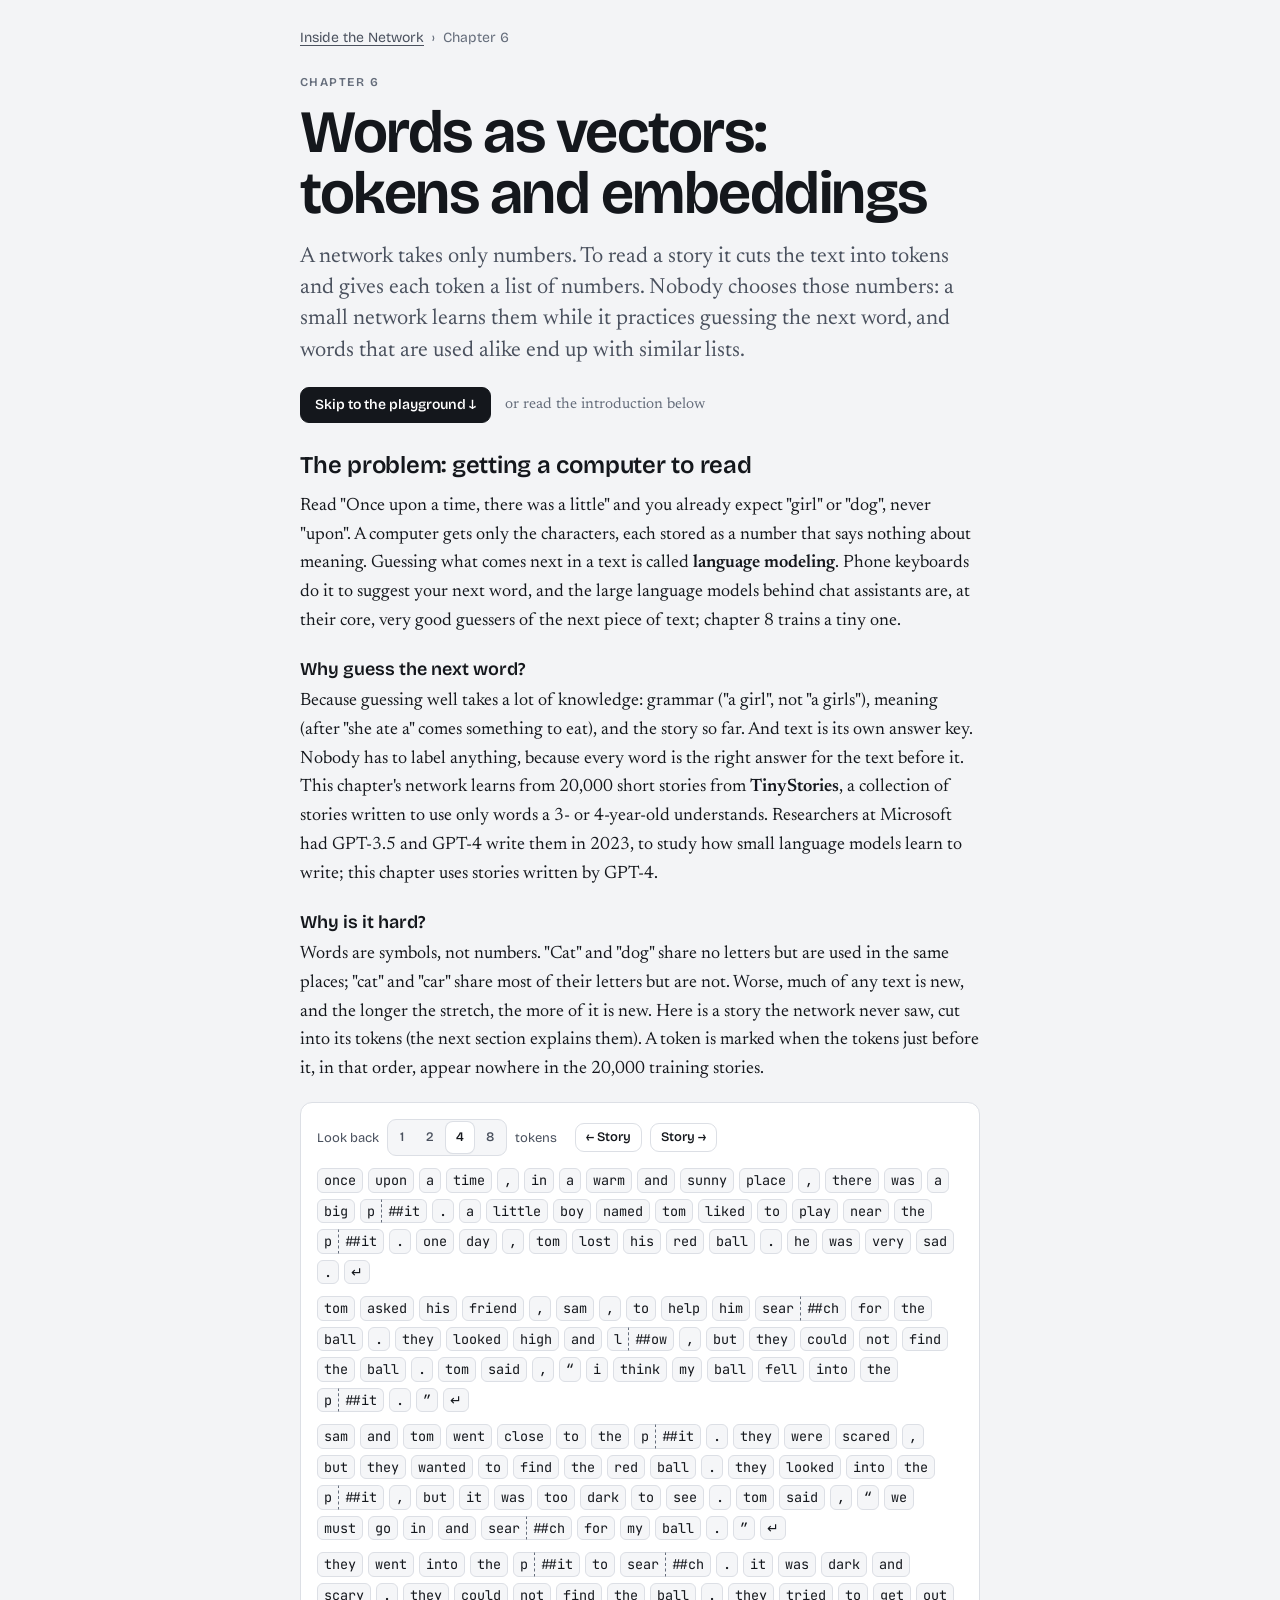
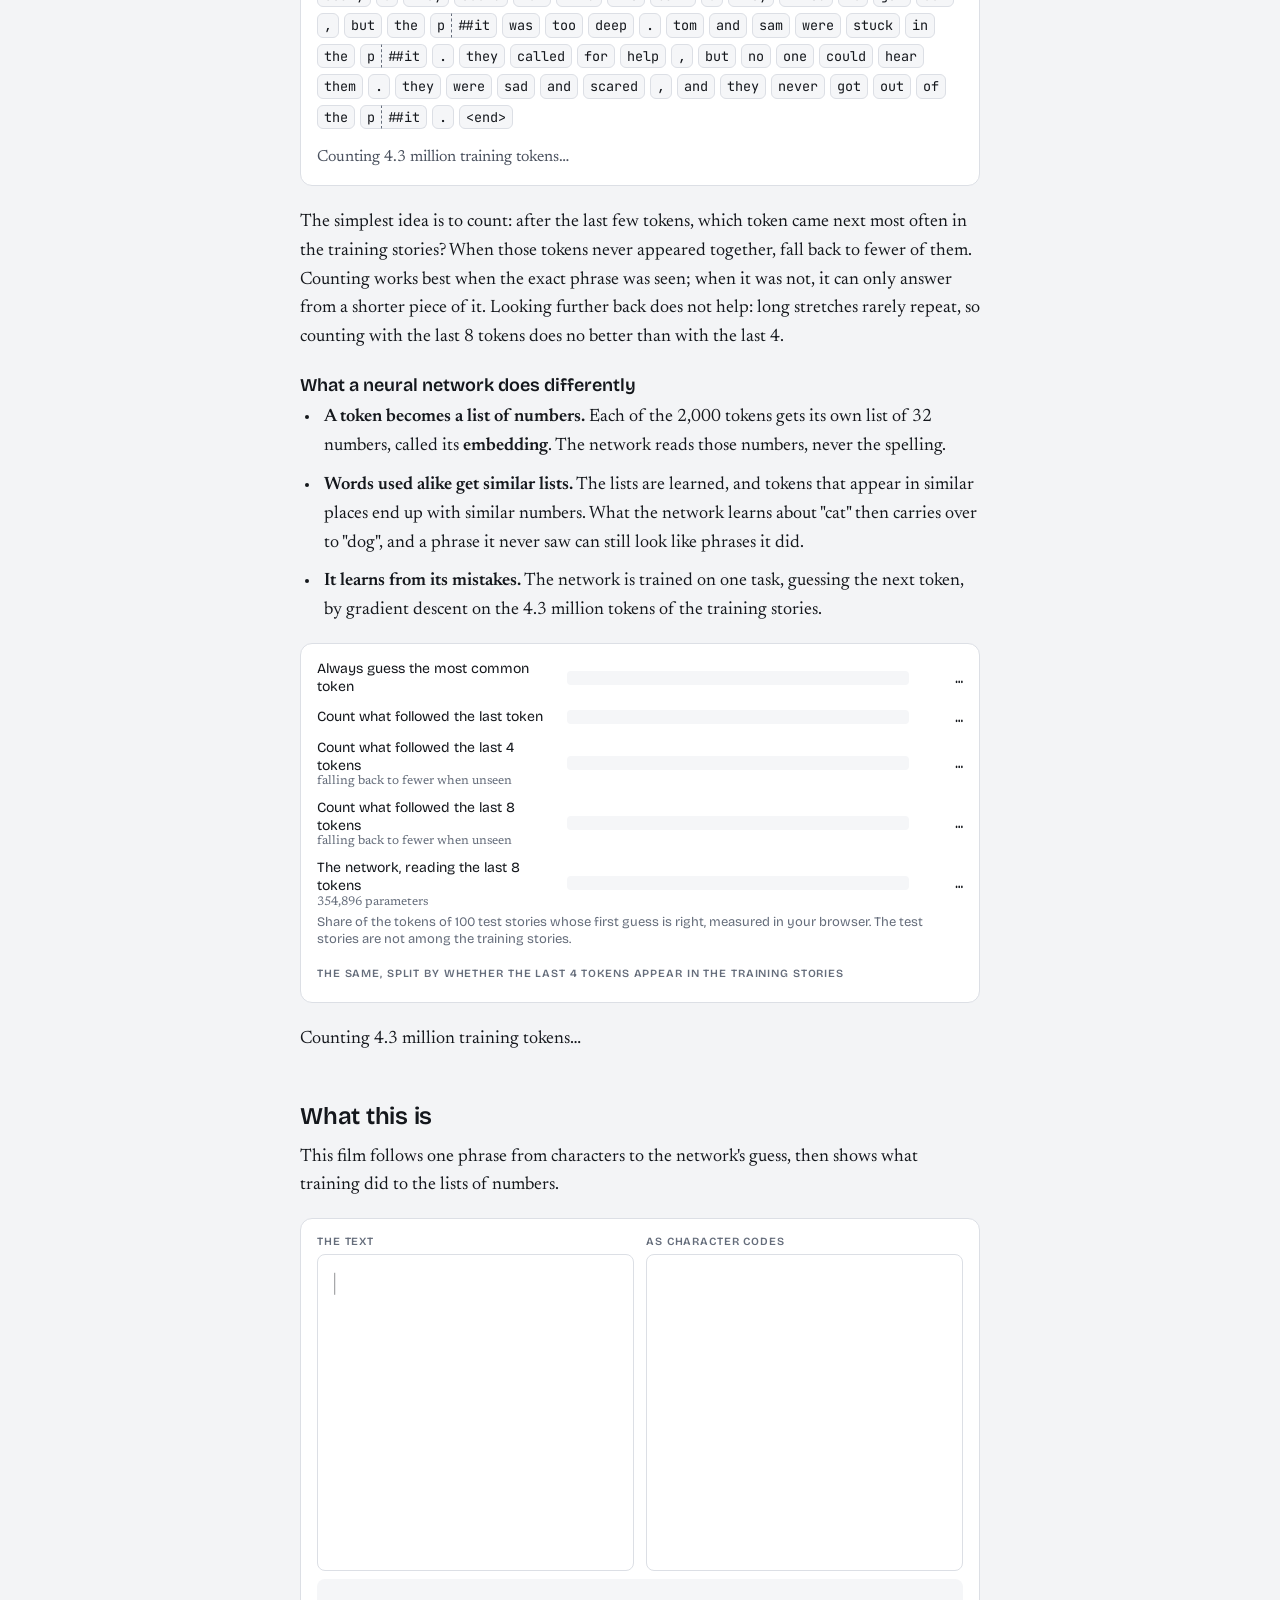
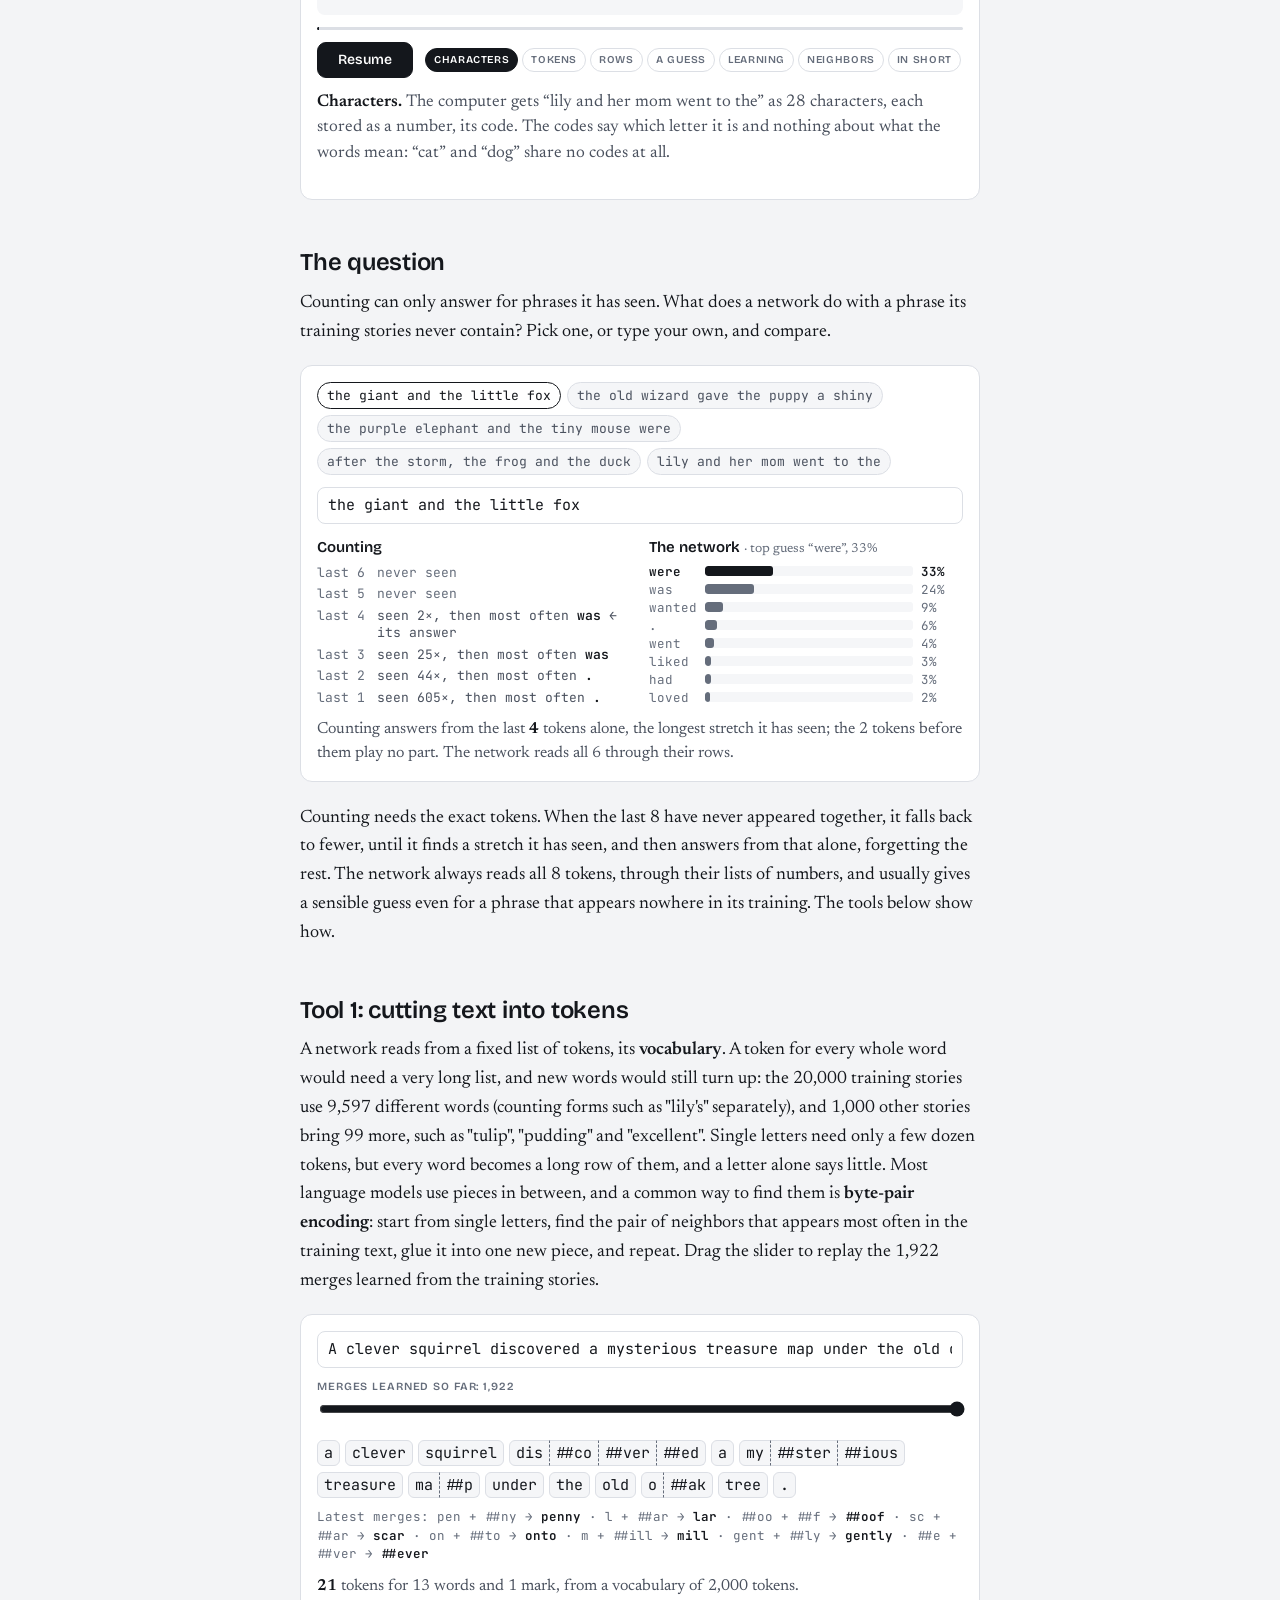
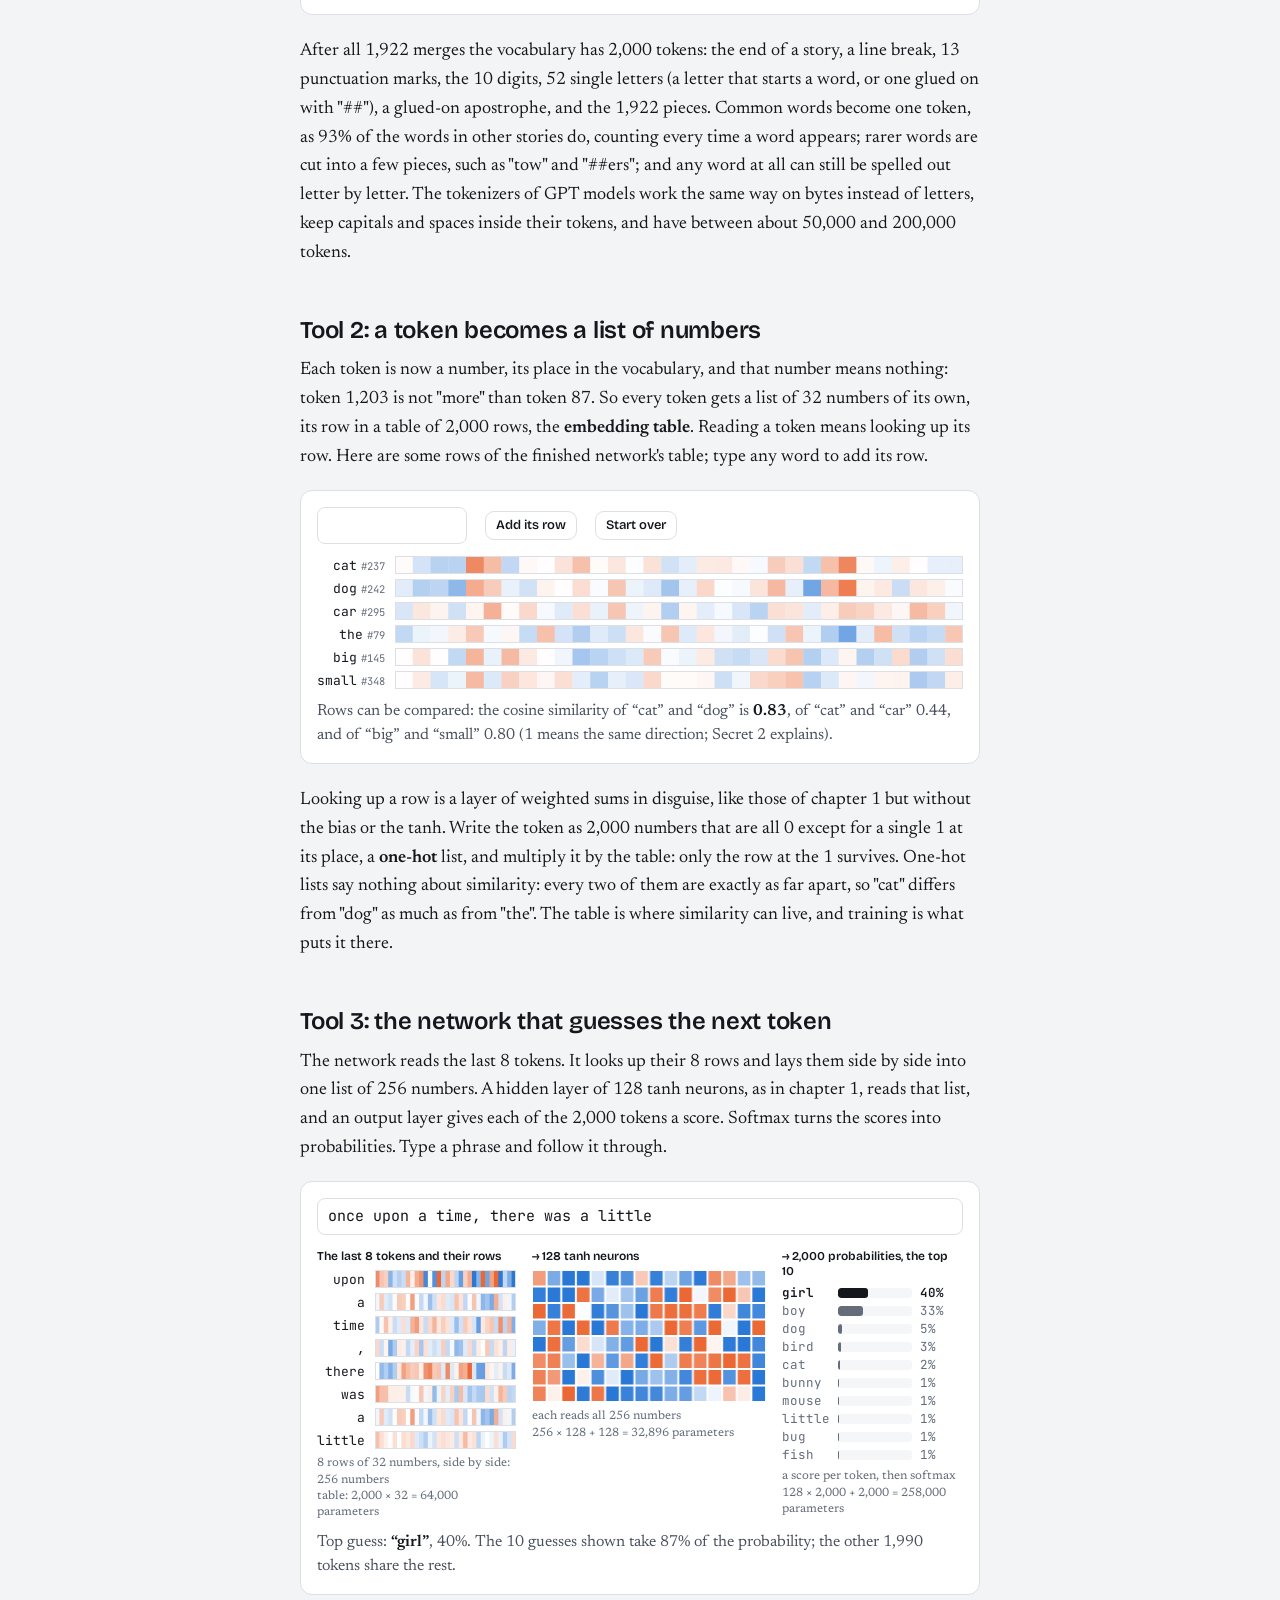
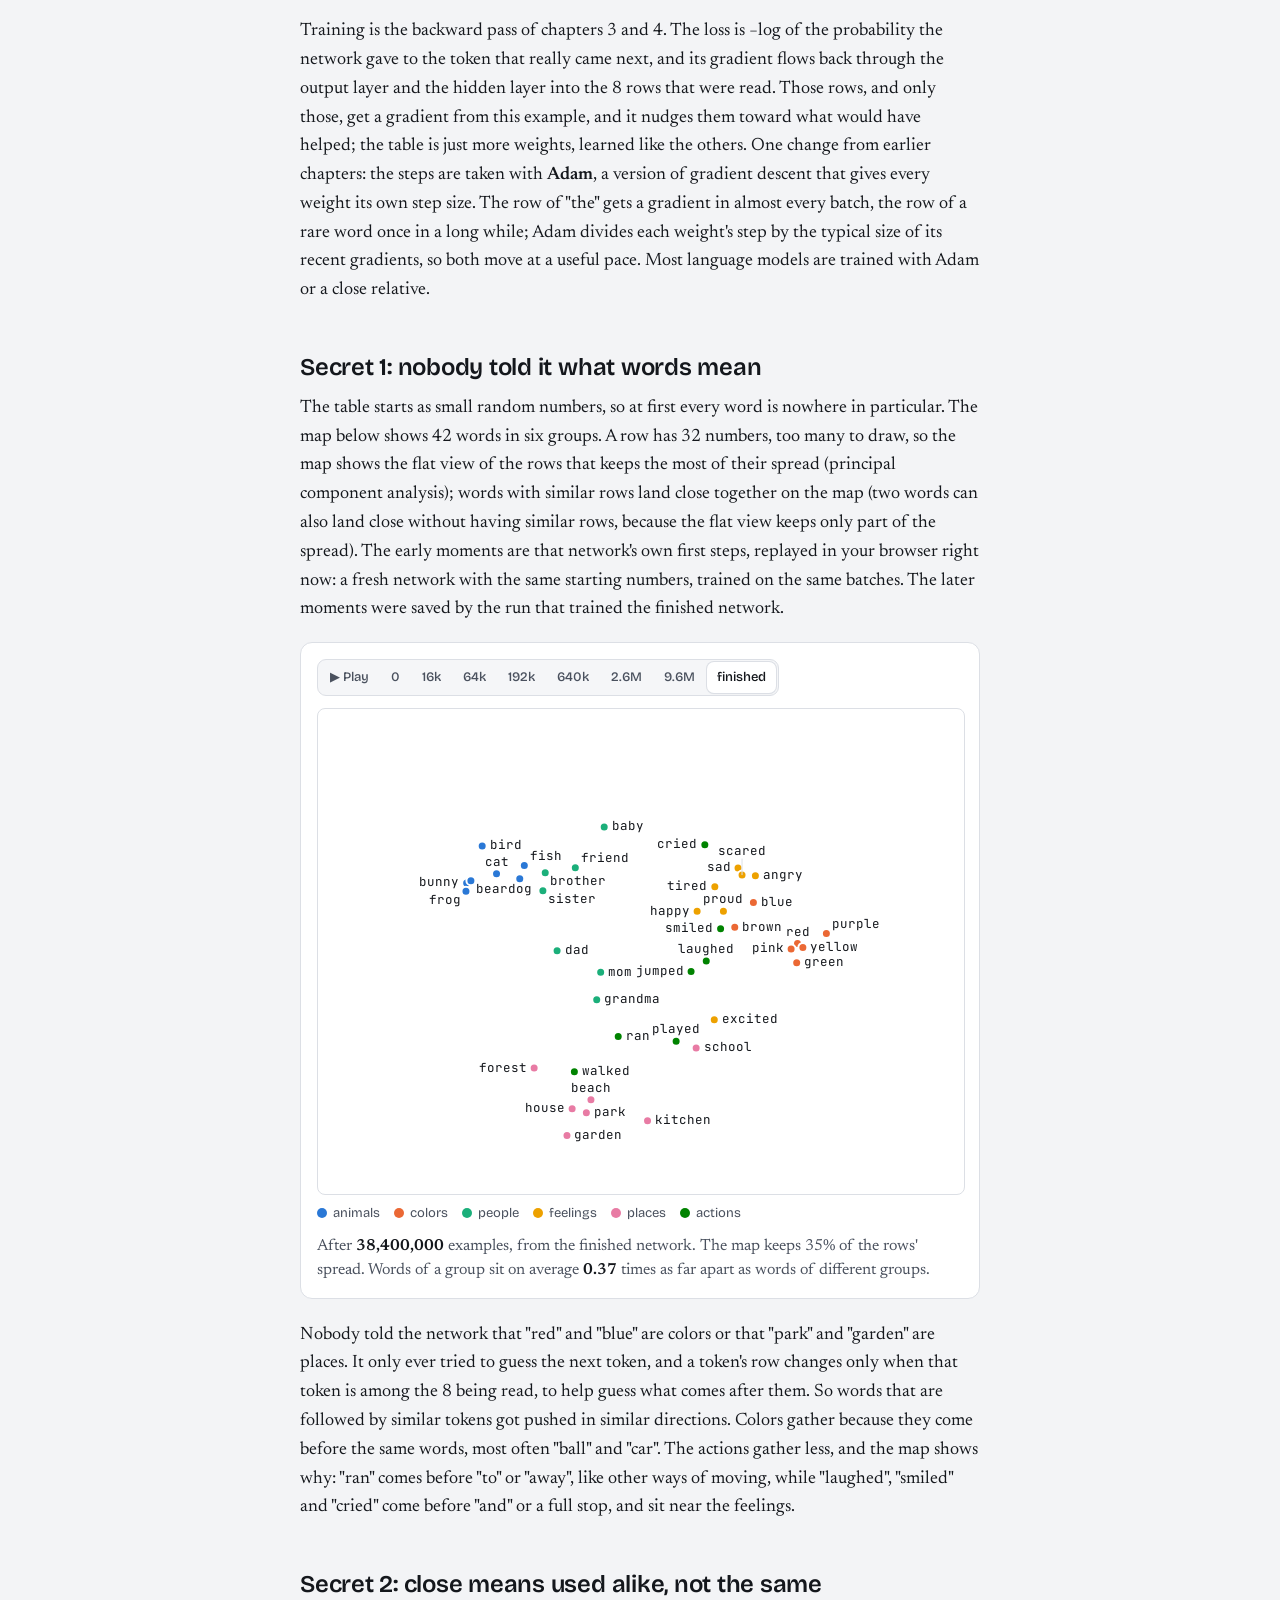
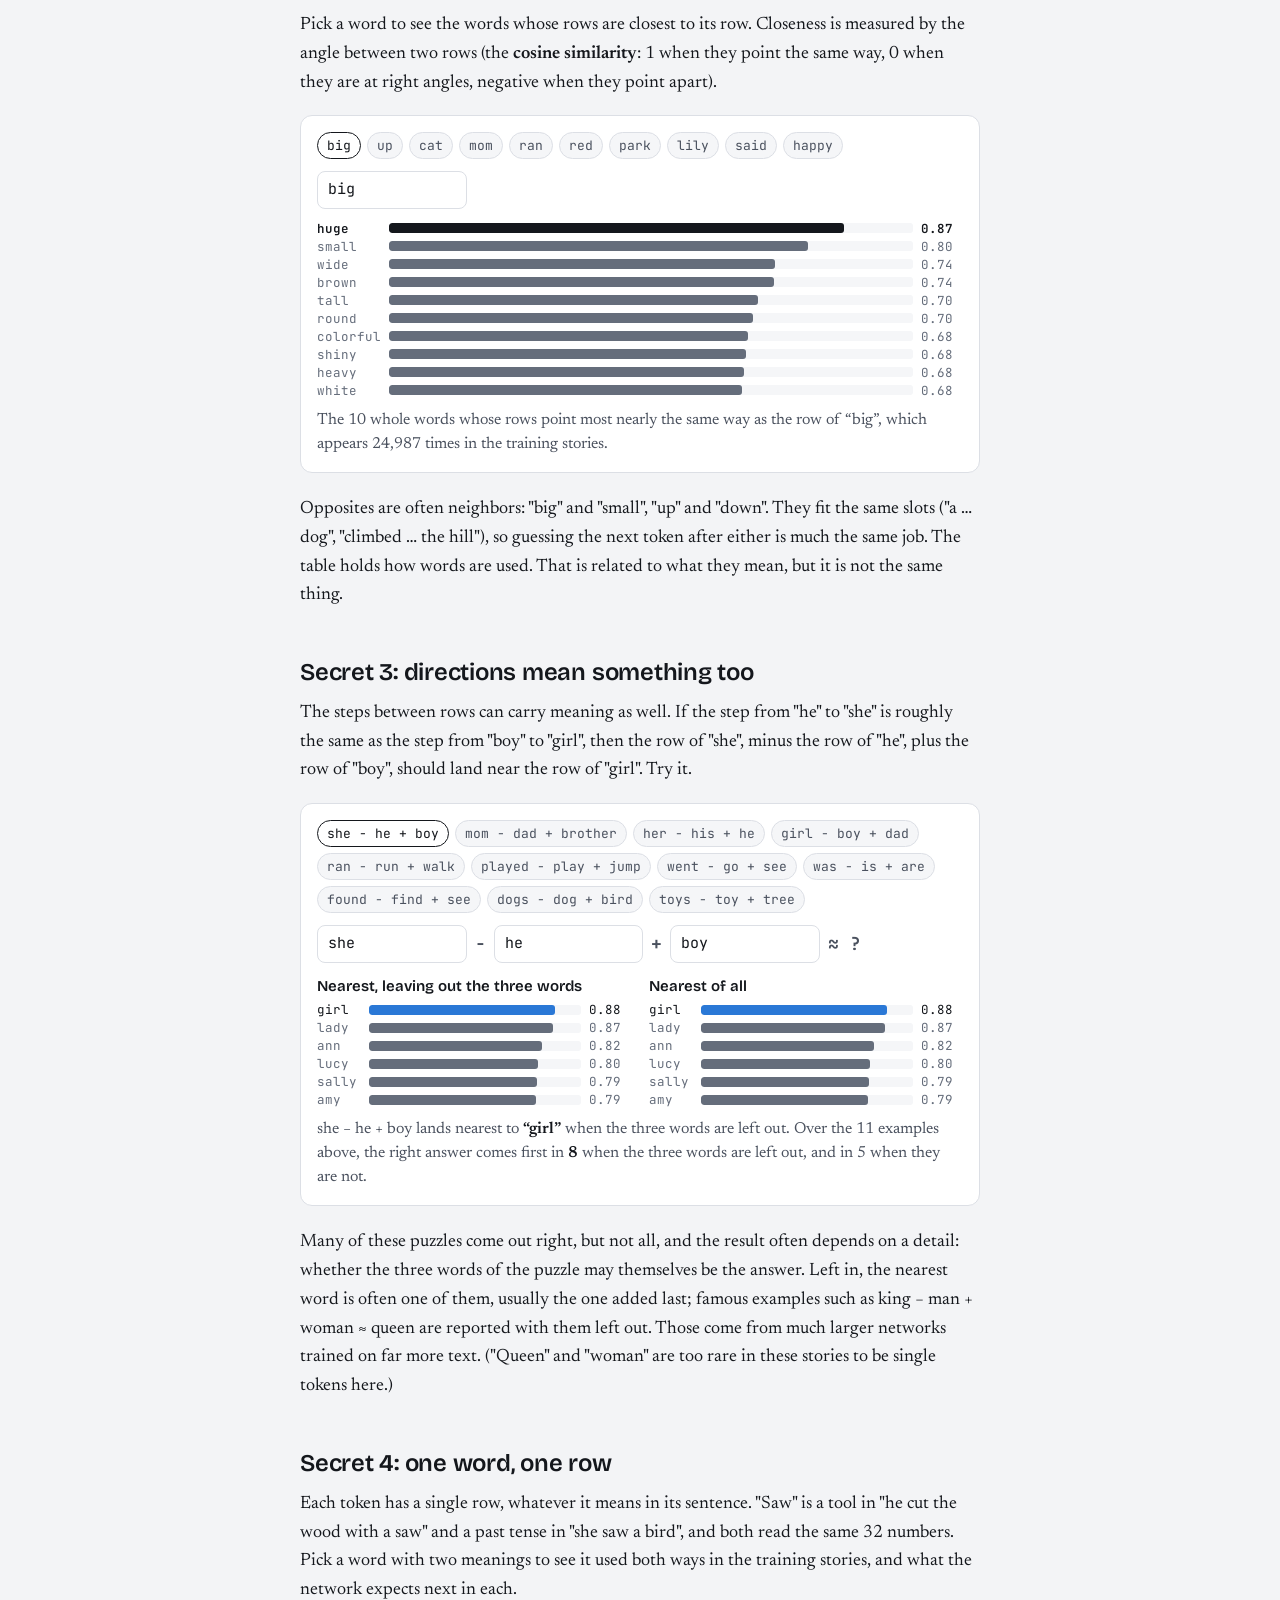
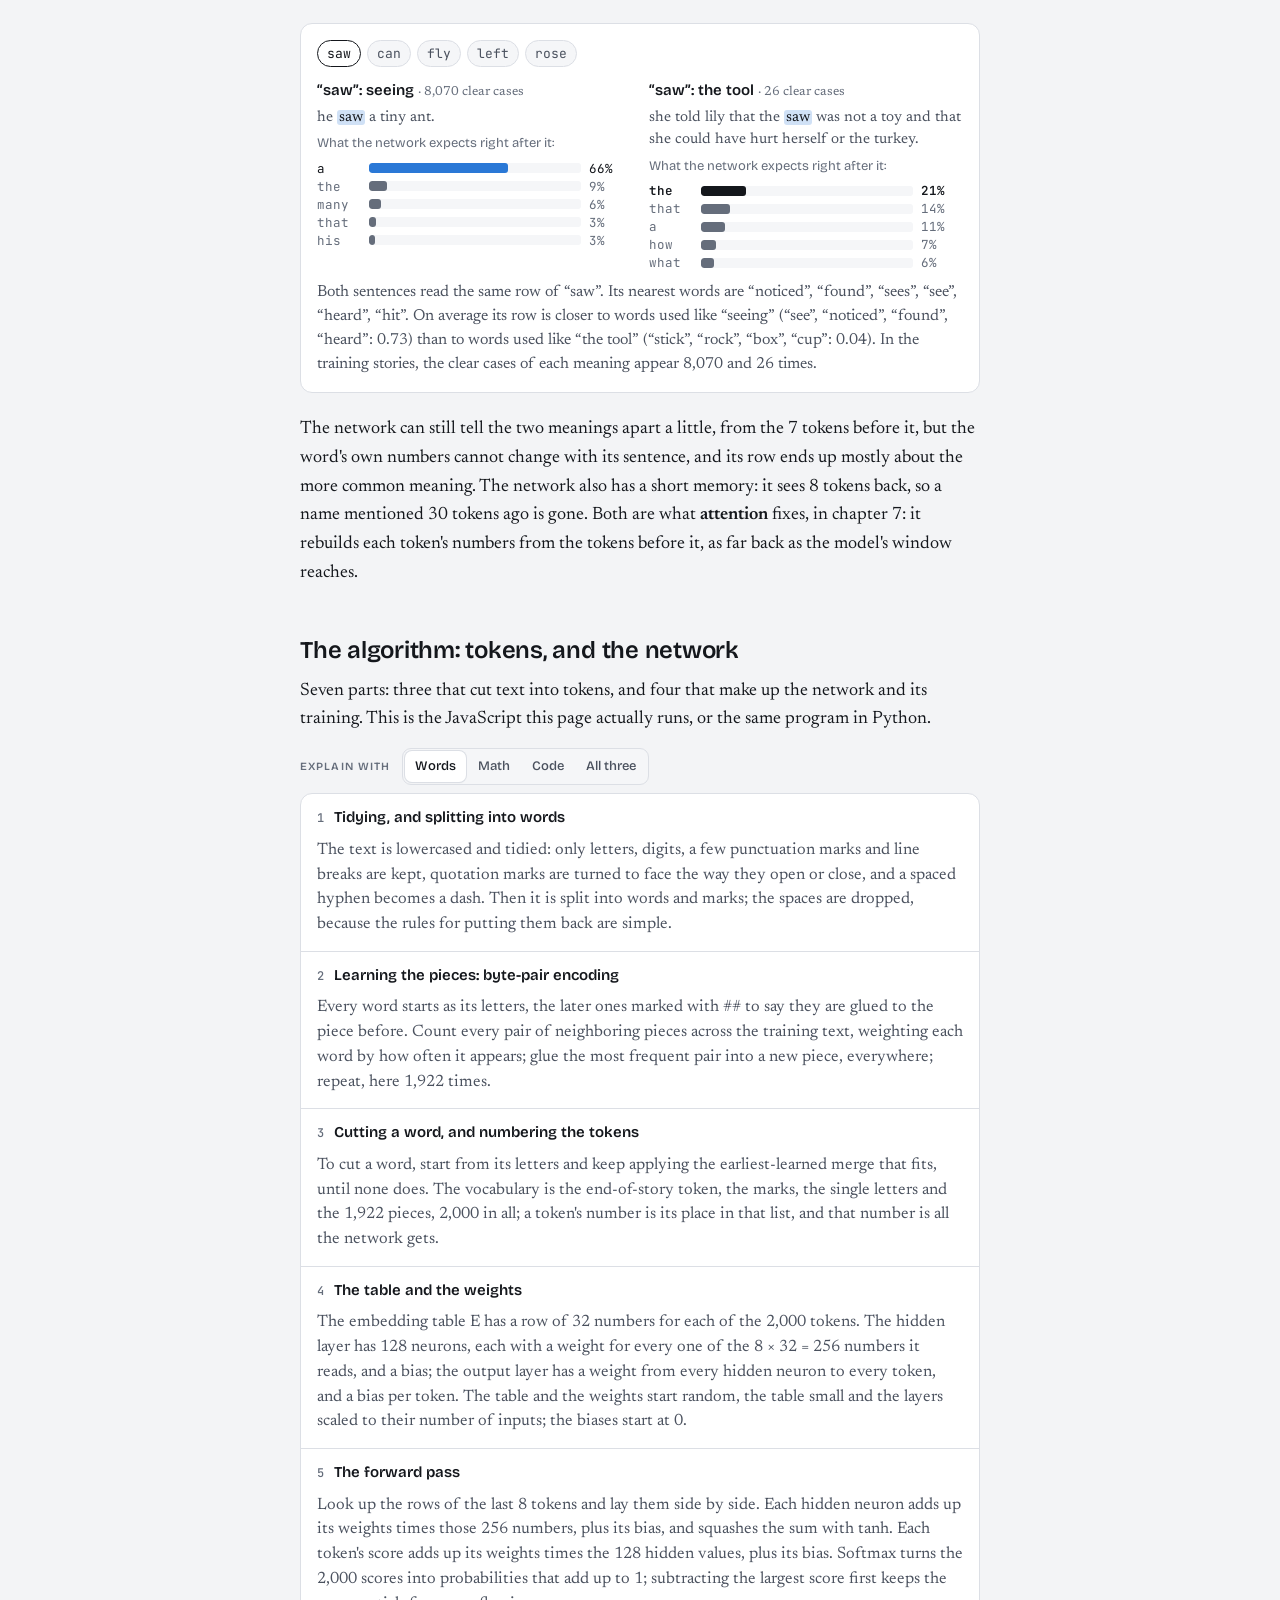
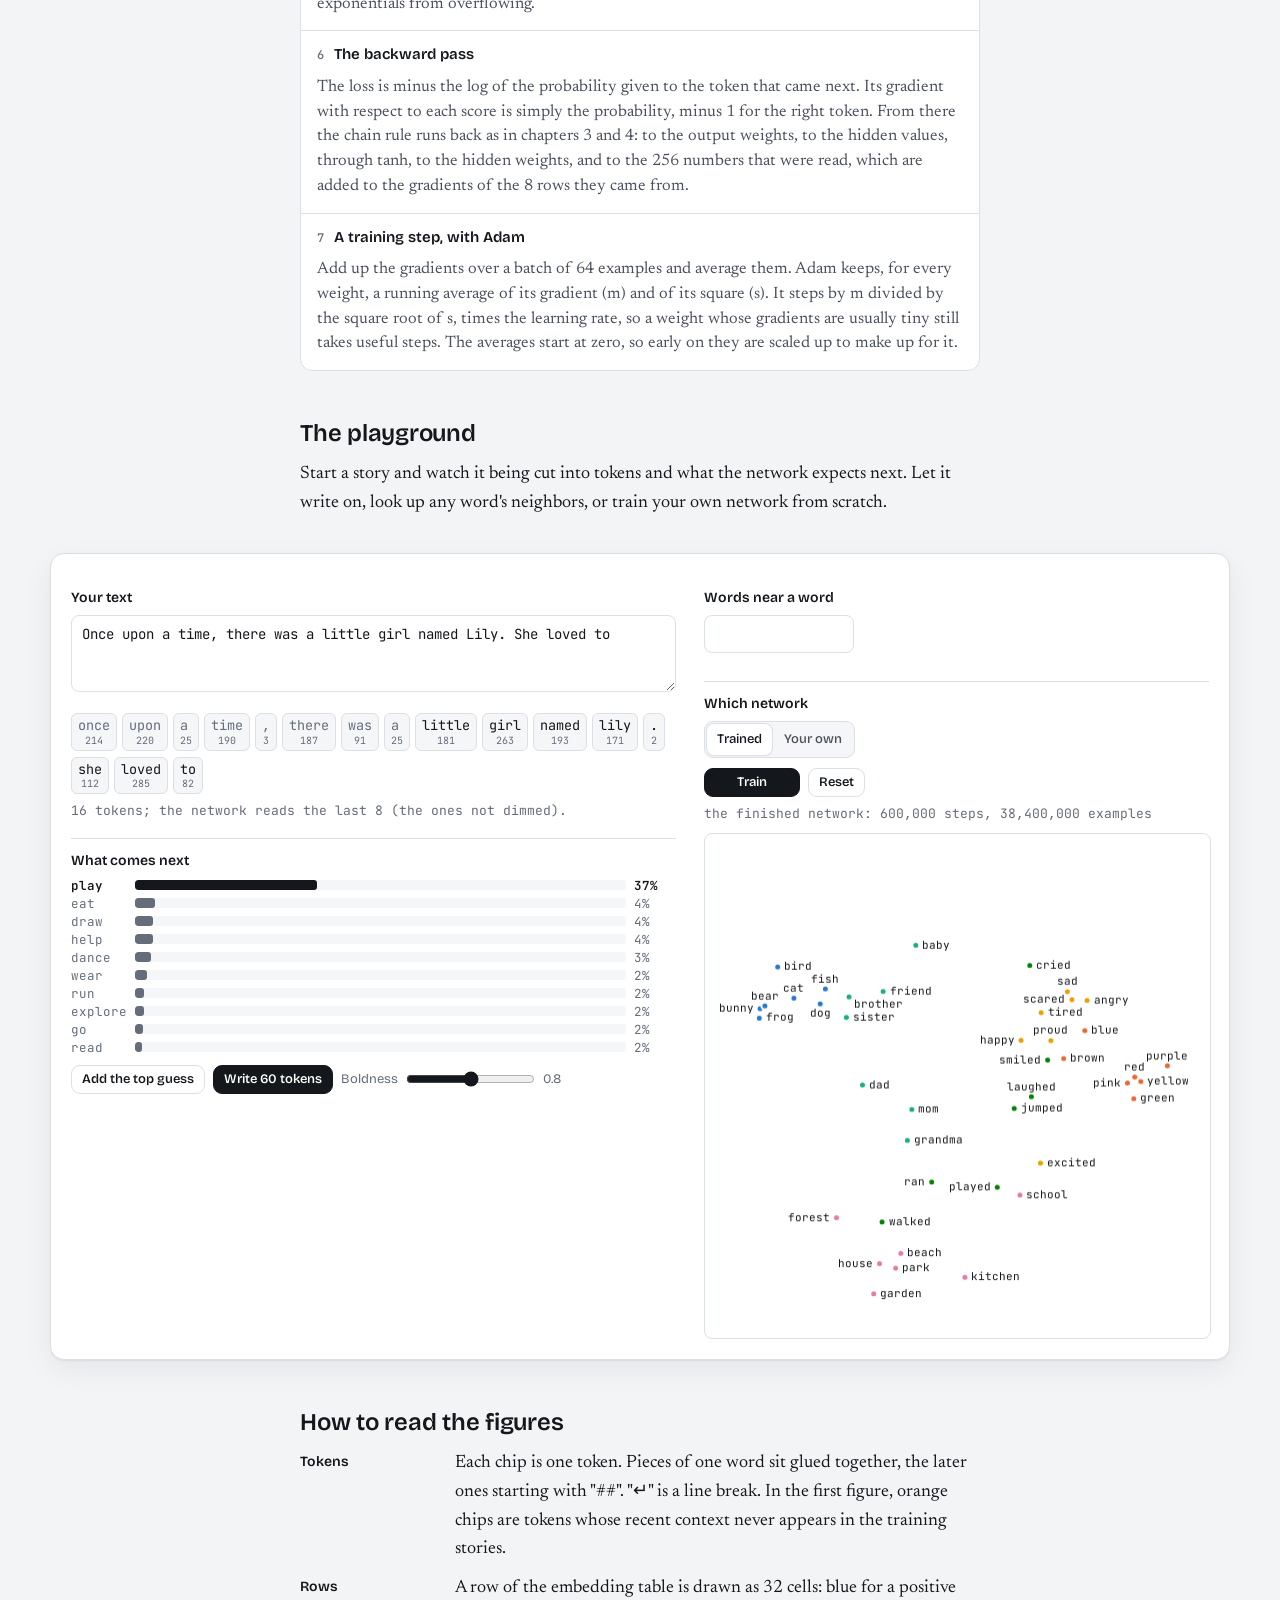
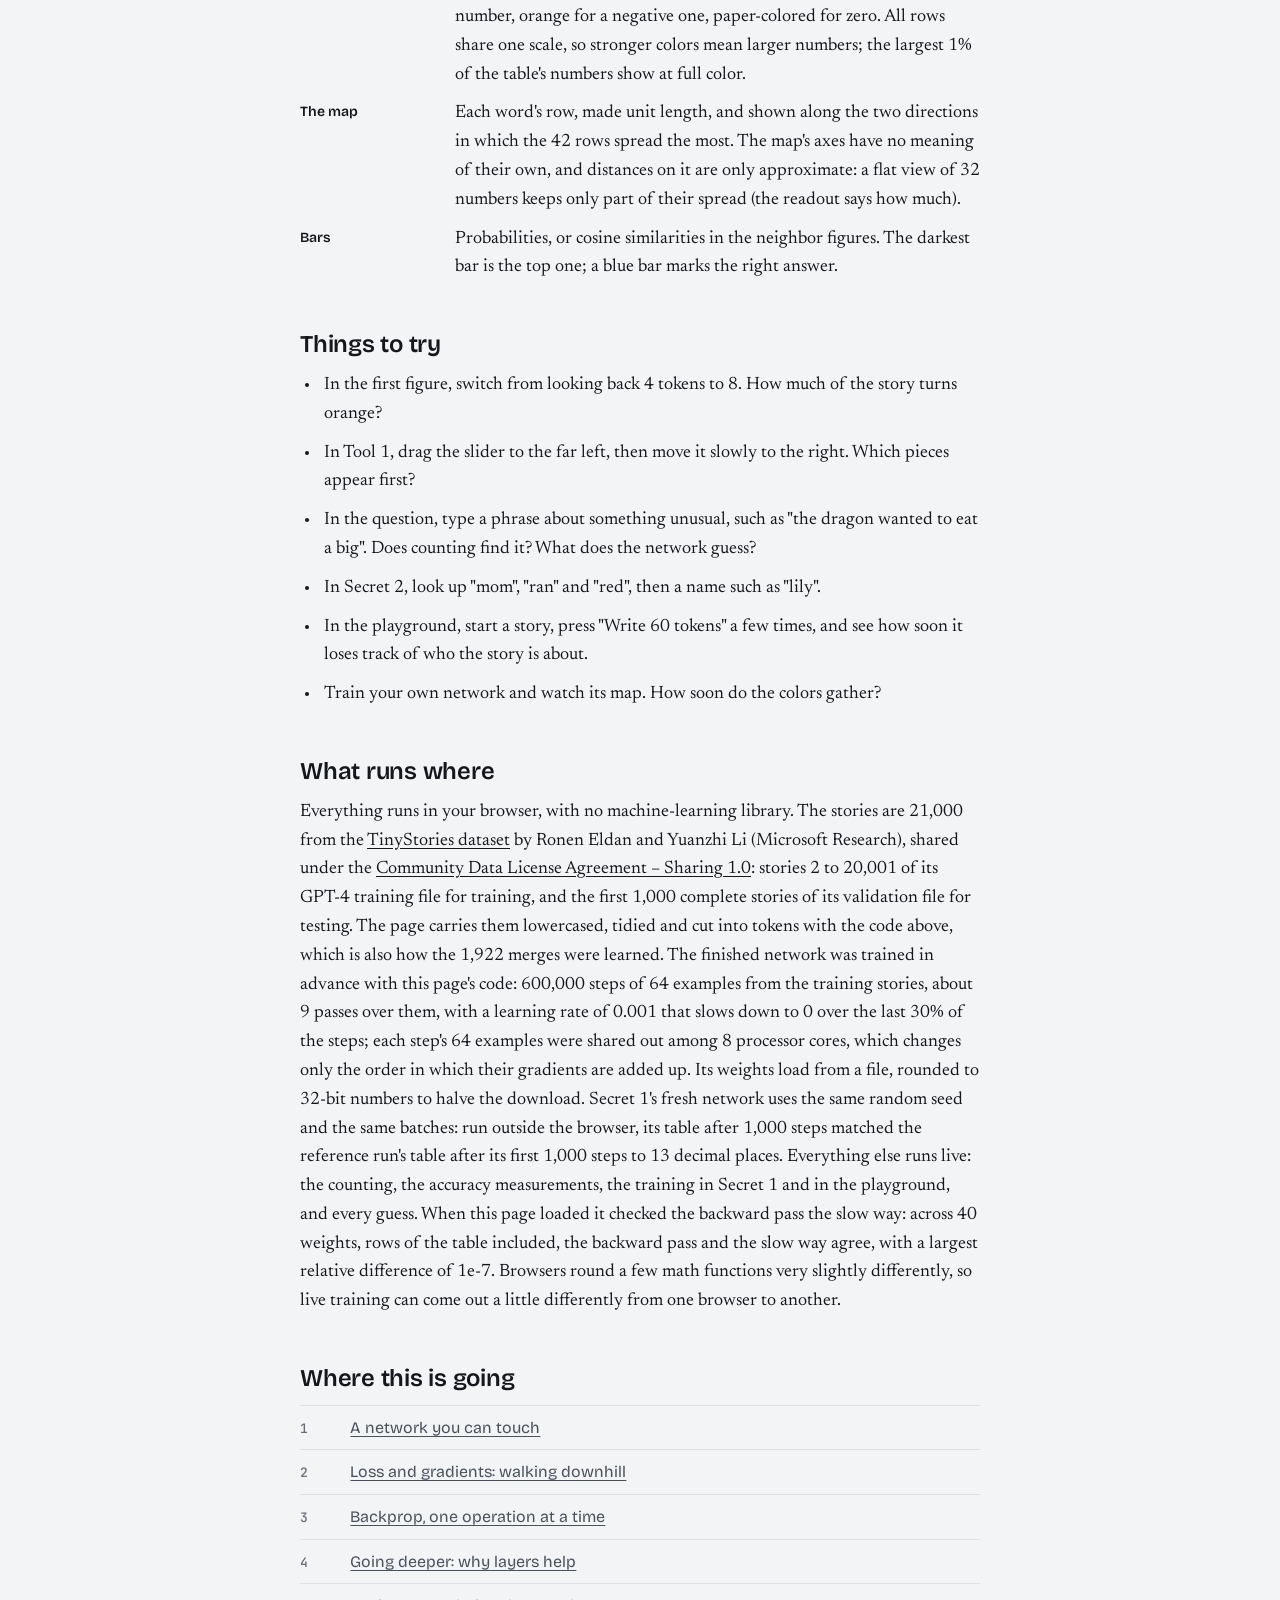
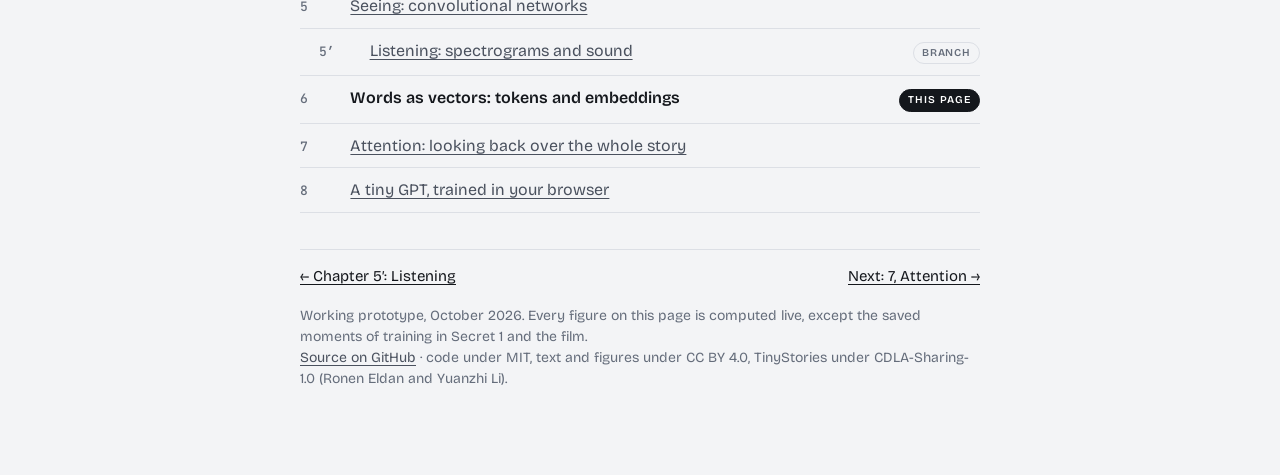
<file: words/index.html>
<!doctype html>
<html lang="en">
<head>
<meta charset="utf-8">
<meta name="viewport" content="width=device-width, initial-scale=1, viewport-fit=cover">
<meta name="description" content="How a network reads text: cutting it into tokens, giving every token a list of numbers, and learning those numbers by guessing the next word of 20,000 children's stories. What the lists learn, and what they cannot.">
<style>
:root { color-scheme: light; padding-top: env(safe-area-inset-top, 0px); padding-bottom: env(safe-area-inset-bottom, 0px); }
body { margin: 0; font: 14px system-ui, -apple-system, "Segoe UI", sans-serif; }
img { max-width: 100%; }
[hidden] { display: none !important; }
</style>
<title>Words as vectors</title>
<link rel="icon" href="data:image/svg+xml,%3Csvg xmlns='http://www.w3.org/2000/svg' viewBox='0 0 32 32'%3E%3Ccircle cx='8' cy='16' r='4' fill='%232a78d6'/%3E%3Ccircle cx='24' cy='9' r='4' fill='%23eb6834'/%3E%3Ccircle cx='24' cy='23' r='4' fill='%232a78d6'/%3E%3Cpath d='M11 15 21 10M11 17l10 5' stroke='%2314171c' stroke-width='2'/%3E%3C/svg%3E">
<link rel="preconnect" href="https://fonts.googleapis.com">
<link rel="preconnect" href="https://fonts.gstatic.com" crossorigin>
<link rel="stylesheet" href="https://fonts.googleapis.com/css2?family=Bricolage+Grotesque:opsz,wght@12..96,400..700&family=JetBrains+Mono:wght@400;500;600&family=Newsreader:ital,opsz,wght@0,6..72,400..600;1,6..72,400&display=swap">
<link rel="stylesheet" href="../assets/site.css">
<style>
/* Chapter 6: tokens as chips, rows of the table as strips of colored cells, words on a map. */
:root {
  /* the map's six word groups: the site's categorical order (blue and orange are --pos and --neg) */
  --g1: #2a78d6; --g2: #eb6834; --g3: #1baf7a; --g4: #eda100; --g5: #e87ba4; --g6: #008300;
}
@media (prefers-color-scheme: dark) {
  :root:not([data-theme="light"]) { --g1: #3987e5; --g2: #d95926; --g3: #199e70; --g4: #c98500; --g5: #d55181; --g6: #008300; }
}
:root[data-theme="dark"] { --g1: #3987e5; --g2: #d95926; --g3: #199e70; --g4: #c98500; --g5: #d55181; --g6: #008300; }
.pair { display: grid; grid-template-columns: minmax(0, 1fr) minmax(0, 1fr); gap: 12px; }
@media (max-width: 520px) { .pair { grid-template-columns: minmax(0, 1fr); } }
.panel { position: relative; min-width: 0; }
.ptitle { font: 600 11px/1.2 var(--font-display); letter-spacing: 0.08em; text-transform: uppercase; color: var(--ink-3); margin: 0 0 6px; min-height: 1.2em; }
.readout { font: 16px/1.5 var(--font-body); color: var(--ink-2); margin: 10px 0 0; font-variant-numeric: tabular-nums; }
.readout b { color: var(--ink); }
.status { font: 13px/1.4 var(--font-mono); color: var(--ink-3); margin: 8px 0 0; }
.btn.small { padding: 7px 10px; font-size: 13px; }
.hint { font: 13px/1.3 var(--font-display); color: var(--ink-3); }
.cap2 { font: 13px/1.35 var(--font-display); color: var(--ink-3); margin: 6px 0 0; }
.cap2 b { color: var(--ink); font-weight: 600; }
h3 { font: 600 18px/1.3 var(--font-display); color: var(--ink); margin: 22px 0 6px; }
.ctl-row { display: flex; flex-wrap: wrap; gap: 10px 18px; align-items: center; margin-bottom: 12px; }
.ctl-row label, .ctl-row .lb { font: 13px var(--font-display); color: var(--ink-2); display: inline-flex; gap: 8px; align-items: center; }
.in { font: 15px/1.3 var(--font-mono); padding: 8px 10px; border: 1px solid var(--rule); border-radius: 8px; background: var(--sheet); color: var(--ink); min-width: 0; }
.in:focus-visible, textarea:focus-visible { outline: 2px solid var(--ink); outline-offset: 1px; }
.in.wide { flex: 1 1 260px; }
.in.word { width: 8.5em; }
textarea.in { width: 100%; box-sizing: border-box; resize: vertical; min-height: 5.5em; font-size: 14px; line-height: 1.45; }
.presets { display: flex; flex-wrap: wrap; gap: 6px; }
.presets button { font: 13px/1 var(--font-mono); padding: 6px 9px; border: 1px solid var(--rule); border-radius: 99px; background: var(--well); color: var(--ink-2); cursor: pointer; }
.presets button[aria-pressed="true"] { background: var(--sheet); color: var(--ink); border-color: var(--ink); }
.presets button:focus-visible { outline: 2px solid var(--ink); outline-offset: 2px; }
/* tokens: one chip per token; the pieces of one word sit glued together */
.toks { display: flex; flex-wrap: wrap; align-items: flex-start; gap: 6px 5px; font: 13.5px/1 var(--font-mono); }
.toks .w { display: inline-flex; }
.tk { display: inline-block; padding: 5px 6px 4px; border: 1px solid var(--rule); background: var(--well); color: var(--ink); border-radius: 6px; white-space: pre; position: relative; }
.w .tk + .tk { border-left: 1px dashed var(--ink-3); border-top-left-radius: 0; border-bottom-left-radius: 0; margin-left: -1px; }
.w .tk:not(:last-child) { border-top-right-radius: 0; border-bottom-right-radius: 0; }
.tk small { display: block; font: 10px/1 var(--font-mono); color: var(--ink-3); margin-top: 3px; text-align: center; }
.tk.new { background: color-mix(in srgb, var(--neg) 20%, var(--sheet)); border-color: color-mix(in srgb, var(--neg) 60%, var(--rule)); }
.tk.cur { box-shadow: 0 0 0 2px var(--ink); }
.tk.dim { color: var(--ink-3); }
.toks .br { flex-basis: 100%; height: 0; }
.toks.big { font-size: 15px; }
.merges { font: 12.5px/1.5 var(--font-mono); color: var(--ink-3); margin-top: 10px; }
.merges b { color: var(--ink); font-weight: 600; }
/* probability bars, with a word on the left */
.bars { display: grid; grid-template-columns: minmax(3.5em, max-content) minmax(0, 1fr) 3.4em; gap: 3px 8px; align-items: center; font: 12.5px/1.2 var(--font-mono); color: var(--ink-3); font-variant-numeric: tabular-nums; }
.bars .bar { height: 10px; background: var(--well); border-radius: 3px; overflow: hidden; }
.bars .bar i { display: block; height: 100%; background: var(--ink-3); border-radius: 3px; }
.bars .top { color: var(--ink); font-weight: 600; }
.bars .bar.top i { background: var(--ink); }
.bars .hit { color: var(--ink); }
.bars .bar.hit i { background: var(--pos); }
.guess { font: 600 15px/1.3 var(--font-display); color: var(--ink); margin: 0 0 6px; }
.guess small { font: 13px var(--font-body); color: var(--ink-3); font-weight: 400; }
/* the ladder */
.ladder { display: grid; gap: 12px; }
.lr { display: grid; grid-template-columns: minmax(0, 17em) minmax(0, 1fr) 3em; gap: 4px 12px; align-items: center; font: 14px/1.3 var(--font-display); color: var(--ink); }
.lr .bar { height: 14px; background: var(--well); border-radius: 4px; overflow: hidden; }
.lr .bar i { display: block; height: 100%; background: var(--ink-3); border-radius: 4px; }
.lr.best .bar i { background: var(--ink); }
.lr b { font: 600 14px var(--font-mono); color: var(--ink); text-align: right; font-variant-numeric: tabular-nums; }
.lr small { display: block; font: 12.5px var(--font-body); color: var(--ink-3); }
@media (max-width: 520px) { .lr { grid-template-columns: minmax(0, 1fr) 3em; grid-template-areas: "l v" "b b"; } .lr > span:first-child { grid-area: l; } .lr .bar { grid-area: b; } .lr b { grid-area: v; } }
/* counting, row by row */
.counts { display: grid; grid-template-columns: max-content minmax(0, 1fr); gap: 4px 12px; font: 13px/1.35 var(--font-mono); color: var(--ink-2); }
.counts .k { color: var(--ink-3); }
.counts b { color: var(--ink); font-weight: 600; }
.counts .no { color: var(--ink-3); }
.qgrid { display: grid; grid-template-columns: minmax(0, 1fr) minmax(0, 1fr); gap: 18px; margin-top: 14px; }
@media (max-width: 600px) { .qgrid { grid-template-columns: minmax(0, 1fr); } }
/* rows of the table as strips of 32 cells */
.strips { display: grid; grid-template-columns: max-content minmax(0, 1fr); gap: 5px 10px; align-items: center; font: 13px/1 var(--font-mono); color: var(--ink); }
.strips canvas { display: block; width: 100%; height: 18px; }
.strips .lab2 { text-align: right; }
.strips .lab2 small { color: var(--ink-3); font-size: 10.5px; margin-left: 4px; }
/* the walk through the network */
.stages { display: grid; grid-template-columns: minmax(0, 1.1fr) minmax(0, 1.3fr) minmax(0, 1fr); gap: 18px 16px; align-items: start; margin-top: 14px; }
@media (max-width: 640px) { .stages { grid-template-columns: minmax(0, 1fr); } }
.stage { min-width: 0; }
.stage .sh { font: 600 12px/1.25 var(--font-display); color: var(--ink); margin: 0 0 6px; }
.stage .sd { font: 12px/1.35 var(--font-body); color: var(--ink-3); margin: 6px 0 0; }
.stage canvas { display: block; width: 100%; }
/* the map */
.map-wrap { position: relative; }
.map { display: block; width: 100%; aspect-ratio: 4 / 3; border-radius: 8px; border: 1px solid var(--rule); background: var(--sheet); touch-action: manipulation; }
.legend { display: flex; flex-wrap: wrap; gap: 6px 14px; align-items: center; font: 13px/1.3 var(--font-display); color: var(--ink-2); margin-top: 8px; }
.legend button { font: inherit; color: inherit; background: none; border: 0; padding: 2px 0; cursor: pointer; display: inline-flex; align-items: center; gap: 6px; }
.legend button[aria-pressed="false"] { opacity: 0.45; }
.legend button:focus-visible { outline: 2px solid var(--ink); outline-offset: 2px; border-radius: 4px; }
.dot { display: inline-block; width: 10px; height: 10px; border-radius: 50%; }
.g1 { background: var(--g1); } .g2 { background: var(--g2); } .g3 { background: var(--g3); } .g4 { background: var(--g4); } .g5 { background: var(--g5); } .g6 { background: var(--g6); }
/* neighbors */
.nb-grid { display: grid; grid-template-columns: minmax(0, 1fr) minmax(0, 1fr); gap: 18px; }
@media (max-width: 560px) { .nb-grid { grid-template-columns: minmax(0, 1fr); } }
.arith { display: flex; flex-wrap: wrap; gap: 8px; align-items: center; font: 600 18px/1 var(--font-mono); color: var(--ink-2); }
.ex { font: 15px/1.5 var(--font-body); color: var(--ink-2); margin: 4px 0; }
.ex mark { background: color-mix(in srgb, var(--pos) 22%, var(--sheet)); color: var(--ink); border-radius: 3px; padding: 0 2px; }
/* playground */
.pg-grid { display: grid; grid-template-columns: minmax(0, 6fr) minmax(0, 5fr); gap: 28px; padding-top: 18px; }
@media (max-width: 899px) { .pg-grid { grid-template-columns: minmax(0, 1fr); } }
.box { min-width: 0; }
.box h4 { font: 600 14px/1.2 var(--font-display); color: var(--ink); margin: 0 0 8px; }
.sep { border-top: 1px solid var(--rule); padding-top: 14px; margin-top: 18px; }
.row-gap { display: flex; flex-wrap: wrap; gap: 8px; align-items: center; margin-top: 10px; }
.written { font: 16px/1.55 var(--font-body); color: var(--ink); white-space: pre-wrap; margin: 10px 0 0; min-height: 3em; }
.written .gen { background: color-mix(in srgb, var(--pos) 14%, var(--sheet)); border-radius: 3px; }
#pl-map { aspect-ratio: 1; }
.film-cap { min-height: 5.5em; }
.fpanel { position: relative; aspect-ratio: 1; border: 1px solid var(--rule); border-radius: 8px; background: var(--sheet); overflow: hidden; }
.fpanel > * { position: absolute; inset: 0; }
.fpanel .fhtml { padding: 14px; overflow: hidden; }
.fpanel > canvas { width: 100%; height: 100%; display: block; }
.big-text { font: 22px/1.45 var(--font-body); color: var(--ink); }
.codes { font: 12px/1.6 var(--font-mono); color: var(--ink-3); word-break: break-all; }
.codes b { color: var(--ink); font-weight: 500; }
</style>
</head>
<body>
<div class="page">
  <nav class="crumbs" aria-label="Breadcrumb"><a href="../">Inside the Network</a><span aria-hidden="true">›</span><span>Chapter 6</span></nav>
  <header class="col">
    <div class="eyebrow">Chapter 6</div>
    <h1>Words as vectors: tokens and embeddings</h1>
    <p class="dek">A network takes only numbers. To read a story it cuts the text into tokens and gives each token a list of numbers. Nobody chooses those numbers: a small network learns them while it practices guessing the next word, and words that are used alike end up with similar lists.</p>
    <nav class="jump" aria-label="Page shortcuts">
      <a class="btn primary" href="#playground">Skip to the playground ↓</a>
      <span class="jump-note">or read the introduction below</span>
    </nav>
  </header>

  <main class="col intro">
    <h2>The problem: getting a computer to read</h2>
    <p>Read "Once upon a time, there was a little" and you already expect "girl" or "dog", never "upon". A computer gets only the characters, each stored as a number that says nothing about meaning. Guessing what comes next in a text is called <b>language modeling</b>. Phone keyboards do it to suggest your next word, and the large language models behind chat assistants are, at their core, very good guessers of the next piece of text; chapter 8 trains a tiny one.</p>

    <h3>Why guess the next word?</h3>
    <p>Because guessing well takes a lot of knowledge: grammar ("a girl", not "a girls"), meaning (after "she ate a" comes something to eat), and the story so far. And text is its own answer key. Nobody has to label anything, because every word is the right answer for the text before it. This chapter's network learns from 20,000 short stories from <b>TinyStories</b>, a collection of stories written to use only words a 3- or 4-year-old understands. Researchers at Microsoft had GPT-3.5 and GPT-4 write them in 2023, to study how small language models learn to write; this chapter uses stories written by GPT-4.</p>

    <h3>Why is it hard?</h3>
    <p>Words are symbols, not numbers. "Cat" and "dog" share no letters but are used in the same places; "cat" and "car" share most of their letters but are not. Worse, much of any text is new, and the longer the stretch, the more of it is new. Here is a story the network never saw, cut into its tokens (the next section explains them). A token is marked when the tokens just before it, in that order, appear nowhere in the 20,000 training stories.</p>

    <figure class="card" id="story" aria-label="A test story, with every token marked whose recent context never appears in the training stories">
      <div class="ctl-row">
        <span class="lb">Look back <span class="seg" role="group" aria-label="How many tokens to look back" id="st-n"><button type="button" data-v="1" data-tip="st-n">1</button><button type="button" data-v="2" data-tip="st-n">2</button><button type="button" data-v="4" data-tip="st-n">4</button><button type="button" data-v="8" data-tip="st-n">8</button></span> tokens</span>
        <span class="row-gap" style="margin:0"><button type="button" class="btn small" id="st-prev" data-tip="st-prev">← Story</button><button type="button" class="btn small" id="st-next" data-tip="st-next">Story →</button></span>
      </div>
      <div class="toks" id="st-toks"></div>
      <p class="readout" id="st-read">Loading 21,000 stories…</p>
    </figure>

    <p>The simplest idea is to count: after the last few tokens, which token came next most often in the training stories? When those tokens never appeared together, fall back to fewer of them. Counting works best when the exact phrase was seen; when it was not, it can only answer from a shorter piece of it. Looking further back does not help: long stretches rarely repeat, so counting with the last 8 tokens does no better than with the last 4.</p>

    <h3>What a neural network does differently</h3>
    <ul class="tries">
      <li><b>A token becomes a list of numbers.</b> Each of the 2,000 tokens gets its own list of 32 numbers, called its <b>embedding</b>. The network reads those numbers, never the spelling.</li>
      <li><b>Words used alike get similar lists.</b> The lists are learned, and tokens that appear in similar places end up with similar numbers. What the network learns about "cat" then carries over to "dog", and a phrase it never saw can still look like phrases it did.</li>
      <li><b>It learns from its mistakes.</b> The network is trained on one task, guessing the next token, by gradient descent on the 4.3 million tokens of the training stories.</li>
    </ul>

    <figure class="card" aria-label="Five ways of guessing the next token, on the same test stories">
      <div class="ladder" id="ladder"></div>
      <p class="cap2" id="ladder-cap">Share of the tokens of 100 test stories whose first guess is right, measured in your browser. The test stories are not among the training stories.</p>
      <div class="ptitle" style="margin-top:18px">The same, split by whether the last 4 tokens appear in the training stories</div>
      <div class="ladder" id="ladder-split"></div>
    </figure>

    <p id="ladder-after">Measuring…</p>

    <h2>What this is</h2>
    <p>This film follows one phrase from characters to the network's guess, then shows what training did to the lists of numbers.</p>

    <figure class="film" id="film" aria-label="Animation: from characters to tokens to lists of numbers to a guess, and how training arranged the lists">
      <div class="film-stage">
        <div class="pair">
          <div class="panel"><div class="ptitle" id="f-lt"></div><div class="fpanel" id="f-left"></div></div>
          <div class="panel"><div class="ptitle" id="f-rt"></div><div class="fpanel" id="f-right"></div></div>
        </div>
      </div>
      <div class="film-ticker" id="f-ticker" aria-hidden="true"></div>
      <div class="film-progress"><i id="f-fill"></i></div>
      <div class="film-bar">
        <button type="button" class="btn primary" id="f-play">Play</button>
        <div class="chips" id="f-chips" role="group" aria-label="Jump to a scene">
          <button type="button" data-i="0" data-tip="film-0">Characters</button><button type="button" data-i="1" data-tip="film-1">Tokens</button><button type="button" data-i="2" data-tip="film-2">Rows</button><button type="button" data-i="3" data-tip="film-3">A guess</button><button type="button" data-i="4" data-tip="film-4">Learning</button><button type="button" data-i="5" data-tip="film-5">Neighbors</button><button type="button" data-i="6" data-tip="film-6">In short</button>
        </div>
      </div>
      <p class="film-cap" id="f-cap" aria-live="polite"></p>
    </figure>

    <h2>The question</h2>
    <p>Counting can only answer for phrases it has seen. What does a network do with a phrase its training stories never contain? Pick one, or type your own, and compare.</p>

    <figure class="card" id="question" aria-label="Counting and the network guessing what comes after a phrase">
      <div class="presets" id="qt-pre" role="group" aria-label="Example phrases"></div>
      <div class="ctl-row" style="margin:12px 0 0"><input class="in wide" id="qt-in" type="text" spellcheck="false" autocomplete="off" aria-label="The start of a sentence" data-tip="qt-in"></div>
      <div class="qgrid">
        <div><p class="guess">Counting</p><div class="counts" id="qt-count"></div></div>
        <div><p class="guess" id="qt-net-g">The network</p><div class="bars" id="qt-net"></div></div>
      </div>
      <p class="readout" id="qt-read">Loading 21,000 stories…</p>
    </figure>

    <p id="qt-after">Counting needs the exact tokens. When the last 8 have never appeared together, it falls back to fewer, until it finds a stretch it has seen, and then answers from that alone, forgetting the rest. The network always reads all 8 tokens, through their lists of numbers, and usually gives a sensible guess even for a phrase that appears nowhere in its training. The tools below show how.</p>

    <h2>Tool 1: cutting text into tokens</h2>
    <p>A network reads from a fixed list of tokens, its <b>vocabulary</b>. A token for every whole word would need a very long list, and new words would still turn up: the 20,000 training stories use 9,597 different words (counting forms such as "lily's" separately), and 1,000 other stories bring 99 more, such as "tulip", "pudding" and "excellent". Single letters need only a few dozen tokens, but every word becomes a long row of them, and a letter alone says little. Most language models use pieces in between, and a common way to find them is <b>byte-pair encoding</b>: start from single letters, find the pair of neighbors that appears most often in the training text, glue it into one new piece, and repeat. Drag the slider to replay the 1,922 merges learned from the training stories.</p>

    <figure class="card" id="tool1" aria-label="Byte-pair encoding replayed on a sentence">
      <div class="ctl-row">
        <input class="in wide" id="t1-in" type="text" spellcheck="false" autocomplete="off" aria-label="Text to cut into tokens" data-tip="t1-in">
      </div>
      <label class="ptitle" for="t1-merges" style="display:block">Merges learned so far: <span id="t1-merges-v">1,922</span></label>
      <input type="range" id="t1-merges" min="0" max="1922" value="1922" style="width:100%" data-tip="t1-merges">
      <div class="toks big" id="t1-toks" style="margin-top:12px"></div>
      <div class="merges" id="t1-list"></div>
      <p class="readout" id="t1-read"></p>
    </figure>

    <p>After all 1,922 merges the vocabulary has 2,000 tokens: the end of a story, a line break, 13 punctuation marks, the 10 digits, 52 single letters (a letter that starts a word, or one glued on with "##"), a glued-on apostrophe, and the 1,922 pieces. Common words become one token, as 93% of the words in other stories do, counting every time a word appears; rarer words are cut into a few pieces, such as "tow" and "##ers"; and any word at all can still be spelled out letter by letter. The tokenizers of GPT models work the same way on bytes instead of letters, keep capitals and spaces inside their tokens, and have between about 50,000 and 200,000 tokens.</p>

    <h2>Tool 2: a token becomes a list of numbers</h2>
    <p>Each token is now a number, its place in the vocabulary, and that number means nothing: token 1,203 is not "more" than token 87. So every token gets a list of 32 numbers of its own, its row in a table of 2,000 rows, the <b>embedding table</b>. Reading a token means looking up its row. Here are some rows of the finished network's table; type any word to add its row.</p>

    <figure class="card" id="tool2" aria-label="Rows of the embedding table">
      <div class="ctl-row"><input class="in word" id="t2-in" type="text" spellcheck="false" autocomplete="off" aria-label="A word to add" data-tip="t2-in"><button type="button" class="btn small" id="t2-add" data-tip="t2-add">Add its row</button><button type="button" class="btn small" id="t2-reset" data-tip="t2-reset">Start over</button></div>
      <div class="strips" id="t2-strips"></div>
      <p class="readout" id="t2-read"></p>
    </figure>

    <p>Looking up a row is a layer of weighted sums in disguise, like those of chapter 1 but without the bias or the tanh. Write the token as 2,000 numbers that are all 0 except for a single 1 at its place, a <b>one-hot</b> list, and multiply it by the table: only the row at the 1 survives. One-hot lists say nothing about similarity: every two of them are exactly as far apart, so "cat" differs from "dog" as much as from "the". The table is where similarity can live, and training is what puts it there.</p>

    <h2>Tool 3: the network that guesses the next token</h2>
    <p>The network reads the last 8 tokens. It looks up their 8 rows and lays them side by side into one list of 256 numbers. A hidden layer of 128 tanh neurons, as in chapter 1, reads that list, and an output layer gives each of the 2,000 tokens a score. Softmax turns the scores into probabilities. Type a phrase and follow it through.</p>

    <figure class="card" id="tool3" aria-label="A phrase passing through the network">
      <div class="ctl-row" style="margin:0"><input class="in wide" id="t3-in" type="text" spellcheck="false" autocomplete="off" aria-label="The start of a sentence" data-tip="t3-in"></div>
      <div class="stages">
        <div class="stage"><p class="sh">The last 8 tokens and their rows</p><div class="strips" id="t3-rows"></div><p class="sd">8 rows of 32 numbers, side by side: 256 numbers<br>table: 2,000 × 32 = 64,000 parameters</p></div>
        <div class="stage"><p class="sh">→ 128 tanh neurons</p><canvas id="t3-hid" style="aspect-ratio: 16 / 9" aria-label="The 128 hidden neurons' values"></canvas><p class="sd">each reads all 256 numbers<br>256 × 128 + 128 = 32,896 parameters</p></div>
        <div class="stage"><p class="sh">→ 2,000 probabilities, the top 10</p><div class="bars" id="t3-out"></div><p class="sd">a score per token, then softmax<br>128 × 2,000 + 2,000 = 258,000 parameters</p></div>
      </div>
      <p class="readout" id="t3-read"></p>
    </figure>

    <p>Training is the backward pass of chapters 3 and 4. The loss is −log of the probability the network gave to the token that really came next, and its gradient flows back through the output layer and the hidden layer into the 8 rows that were read. Those rows, and only those, get a gradient from this example, and it nudges them toward what would have helped; the table is just more weights, learned like the others. One change from earlier chapters: the steps are taken with <b>Adam</b>, a version of gradient descent that gives every weight its own step size. The row of "the" gets a gradient in almost every batch, the row of a rare word once in a long while; Adam divides each weight's step by the typical size of its recent gradients, so both move at a useful pace. Most language models are trained with Adam or a close relative.</p>

    <h2>Secret 1: nobody told it what words mean</h2>
    <p>The table starts as small random numbers, so at first every word is nowhere in particular. The map below shows 42 words in six groups. A row has 32 numbers, too many to draw, so the map shows the flat view of the rows that keeps the most of their spread (principal component analysis); words with similar rows land close together on the map (two words can also land close without having similar rows, because the flat view keeps only part of the spread). The early moments are that network's own first steps, replayed in your browser right now: a fresh network with the same starting numbers, trained on the same batches. The later moments were saved by the run that trained the finished network.</p>

    <figure class="card" id="learn" aria-label="A map of 42 words' rows, at several moments of training">
      <div class="seg" role="group" aria-label="Moment of training" id="ln-when"></div>
      <div class="map-wrap" style="margin-top:12px"><canvas class="map" id="ln-map" aria-label="A map of 42 words, placed by their rows" data-tip="ln-map" data-follow></canvas></div>
      <div class="legend" id="ln-legend" role="group" aria-label="Word groups"></div>
      <p class="readout" id="ln-read">Loading 21,000 stories…</p>
    </figure>

    <p id="ln-after">Nobody told the network that "red" and "blue" are colors or that "park" and "garden" are places. It only ever tried to guess the next token, and a token's row changes only when that token is among the 8 being read, to help guess what comes after them. So words that are followed by similar tokens got pushed in similar directions. Colors gather because they come before the same words, most often "ball" and "car". The actions gather less, and the map shows why: "ran" comes before "to" or "away", like other ways of moving, while "laughed", "smiled" and "cried" come before "and" or a full stop, and sit near the feelings.</p>

    <h2>Secret 2: close means used alike, not the same</h2>
    <p>Pick a word to see the words whose rows are closest to its row. Closeness is measured by the angle between two rows (the <b>cosine similarity</b>: 1 when they point the same way, 0 when they are at right angles, negative when they point apart).</p>

    <figure class="card" id="near" aria-label="The nearest words to a word">
      <div class="presets" id="nb-pre" role="group" aria-label="Words"></div>
      <div class="ctl-row" style="margin:12px 0 0"><input class="in word" id="nb-in" type="text" spellcheck="false" autocomplete="off" aria-label="A word" data-tip="nb-in"></div>
      <div class="bars" id="nb-list" style="margin-top:12px"></div>
      <p class="readout" id="nb-read"></p>
    </figure>

    <p id="nb-after">Opposites are often neighbors: "big" and "small", "up" and "down". They fit the same slots ("a … dog", "climbed … the hill"), so guessing the next token after either is much the same job. The table holds how words are used. That is related to what they mean, but it is not the same thing.</p>

    <h2>Secret 3: directions mean something too</h2>
    <p>The steps between rows can carry meaning as well. If the step from "he" to "she" is roughly the same as the step from "boy" to "girl", then the row of "she", minus the row of "he", plus the row of "boy", should land near the row of "girl". Try it.</p>

    <figure class="card" id="arith" aria-label="Adding and subtracting rows">
      <div class="presets" id="ar-pre" role="group" aria-label="Examples"></div>
      <div class="arith" style="margin-top:12px"><input class="in word" id="ar-b" type="text" spellcheck="false" autocomplete="off" aria-label="First word" data-tip="ar-b"><span>−</span><input class="in word" id="ar-a" type="text" spellcheck="false" autocomplete="off" aria-label="Word to subtract" data-tip="ar-a"><span>+</span><input class="in word" id="ar-c" type="text" spellcheck="false" autocomplete="off" aria-label="Word to add" data-tip="ar-c"><span>≈ ?</span></div>
      <div class="nb-grid" style="margin-top:14px">
        <div><p class="guess">Nearest, leaving out the three words</p><div class="bars" id="ar-ex"></div></div>
        <div><p class="guess">Nearest of all</p><div class="bars" id="ar-all"></div></div>
      </div>
      <p class="readout" id="ar-read"></p>
    </figure>

    <p id="ar-after">Many of these puzzles come out right, but not all, and the result often depends on a detail: whether the three words of the puzzle may themselves be the answer. Left in, the nearest word is often one of them, usually the one added last; famous examples such as king − man + woman ≈ queen are reported with them left out. Those come from much larger networks trained on far more text. ("Queen" and "woman" are too rare in these stories to be single tokens here.)</p>

    <h2>Secret 4: one word, one row</h2>
    <p>Each token has a single row, whatever it means in its sentence. "Saw" is a tool in "he cut the wood with a saw" and a past tense in "she saw a bird", and both read the same 32 numbers. Pick a word with two meanings to see it used both ways in the training stories, and what the network expects next in each.</p>

    <figure class="card" id="poly" aria-label="A word with two meanings, read through one row">
      <div class="presets" id="po-pre" role="group" aria-label="Words with two meanings"></div>
      <div class="nb-grid" style="margin-top:14px">
        <div><p class="guess" id="po-a-g"></p><div id="po-a-ex"></div><div class="bars" id="po-a" style="margin-top:8px"></div></div>
        <div><p class="guess" id="po-b-g"></p><div id="po-b-ex"></div><div class="bars" id="po-b" style="margin-top:8px"></div></div>
      </div>
      <p class="readout" id="po-read"></p>
    </figure>

    <p>The network can still tell the two meanings apart a little, from the 7 tokens before it, but the word's own numbers cannot change with its sentence, and its row ends up mostly about the more common meaning. The network also has a short memory: it sees 8 tokens back, so a name mentioned 30 tokens ago is gone. Both are what <b>attention</b> fixes, in chapter 7: it rebuilds each token's numbers from the tokens before it, as far back as the model's window reaches.</p>

    <h2>The algorithm: tokens, and the network</h2>
    <p>Seven parts: three that cut text into tokens, and four that make up the network and its training. This is the JavaScript this page actually runs, or the same program in Python.</p>
    <div class="lens" data-lens-ctl data-label="Explain with"></div>
    <div class="annot" id="algo" data-reps></div>

    <h2>The playground</h2>
    <p>Start a story and watch it being cut into tokens and what the network expects next. Let it write on, look up any word's neighbors, or train your own network from scratch.</p>
  </main>

  <section class="bench" id="playground" aria-label="Words playground">
    <div class="fig">
      <div class="pg-grid">
        <div>
          <div class="box">
            <h4>Your text</h4>
            <textarea class="in" id="pl-text" spellcheck="false" aria-label="The start of a story" data-tip="pl-text"></textarea>
            <div class="toks" id="pl-toks" style="margin-top:10px"></div>
            <p class="status" id="pl-count"></p>
          </div>
          <div class="box sep">
            <h4>What comes next</h4>
            <div class="bars" id="pl-next"></div>
            <div class="row-gap"><button type="button" class="btn small" id="pl-take" data-tip="pl-take">Add the top guess</button><button type="button" class="btn primary small" id="pl-write" data-tip="pl-write">Write 60 tokens</button><label class="hint" style="display:inline-flex;gap:6px;align-items:center">Boldness <input type="range" id="pl-temp" min="0" max="4" value="2" data-tip="pl-temp"> <span id="pl-temp-v">0.8</span></label></div>
            <p class="written" id="pl-written"></p>
          </div>
        </div>
        <div>
          <div class="box">
            <h4>Words near a word</h4>
            <div class="row-gap" style="margin-top:0"><input class="in word" id="pl-nb-in" type="text" spellcheck="false" autocomplete="off" aria-label="A word" data-tip="pl-nb-in"></div>
            <div class="bars" id="pl-nb" style="margin-top:10px"></div>
          </div>
          <div class="box sep">
            <h4>Which network</h4>
            <div class="seg" role="group" aria-label="Which network" id="pl-net"><button type="button" data-v="ref" data-tip="net-ref" aria-pressed="true">Trained</button><button type="button" data-v="own" data-tip="net-own" aria-pressed="false">Your own</button></div>
            <div class="row-gap"><button type="button" class="btn primary small" id="pl-train" data-tip="pl-train">Train</button><button type="button" class="btn small" id="pl-reset" data-tip="pl-reset">Reset</button></div>
            <p class="status" id="pl-status"></p>
            <div class="map-wrap" style="margin-top:10px"><canvas class="map" id="pl-map" aria-label="The map of 42 words for the chosen network" data-tip="ln-map" data-follow></canvas></div>
          </div>
        </div>
      </div>
    </div>
  </section>

  <section class="col">
    <h2>How to read the figures</h2>
    <dl class="read">
      <dt>Tokens</dt>
      <dd>Each chip is one token. Pieces of one word sit glued together, the later ones starting with "##". "↵" is a line break. In the first figure, orange chips are tokens whose recent context never appears in the training stories.</dd>
      <dt>Rows</dt>
      <dd>A row of the embedding table is drawn as 32 cells: blue for a positive number, orange for a negative one, paper-colored for zero. All rows share one scale, so stronger colors mean larger numbers; the largest 1% of the table's numbers show at full color.</dd>
      <dt>The map</dt>
      <dd>Each word's row, made unit length, and shown along the two directions in which the 42 rows spread the most. The map's axes have no meaning of their own, and distances on it are only approximate: a flat view of 32 numbers keeps only part of their spread (the readout says how much).</dd>
      <dt>Bars</dt>
      <dd>Probabilities, or cosine similarities in the neighbor figures. The darkest bar is the top one; a blue bar marks the right answer.</dd>
    </dl>

    <h2>Things to try</h2>
    <ul class="tries">
      <li>In the first figure, switch from looking back 4 tokens to 8. How much of the story turns orange?</li>
      <li>In Tool 1, drag the slider to the far left, then move it slowly to the right. Which pieces appear first?</li>
      <li>In the question, type a phrase about something unusual, such as "the dragon wanted to eat a big". Does counting find it? What does the network guess?</li>
      <li>In Secret 2, look up "mom", "ran" and "red", then a name such as "lily".</li>
      <li>In the playground, start a story, press "Write 60 tokens" a few times, and see how soon it loses track of who the story is about.</li>
      <li>Train your own network and watch its map. How soon do the colors gather?</li>
    </ul>

    <h2>What runs where</h2>
    <p id="runs">Everything runs in your browser, with no machine-learning library. The stories are 21,000 from the <a href="https://huggingface.co/datasets/roneneldan/TinyStories">TinyStories dataset</a> by Ronen Eldan and Yuanzhi Li (Microsoft Research), shared under the <a href="https://cdla.dev/sharing-1-0/">Community Data License Agreement – Sharing 1.0</a>: stories 2 to 20,001 of its GPT-4 training file for training, and the first 1,000 complete stories of its validation file for testing. The page carries them lowercased, tidied and cut into tokens with the code above, which is also how the 1,922 merges were learned. The finished network was trained in advance with this page's code: <span id="runs-train">600,000 steps of 64 examples from the training stories, about 9 passes over them, with a learning rate of 0.001 that slows down to 0 over the last 30% of the steps; each step's 64 examples were shared out among 8 processor cores, which changes only the order in which their gradients are added up</span>. Its weights load from a file, rounded to 32-bit numbers to halve the download. Secret 1's fresh network uses the same random seed and the same batches: run outside the browser, its table after 1,000 steps matched the reference run's table after its first 1,000 steps to 13 decimal places. Everything else runs live: the counting, the accuracy measurements, the training in Secret 1 and in the playground, and every guess. When this page loaded it checked the backward pass the slow way: <span id="gc-check">the check is running…</span> Browsers round a few math functions very slightly differently, so live training can come out a little differently from one browser to another.</p>

    <h2>Where this is going</h2>
    <ol class="road">
      <li><span class="n">1</span><span><a href="../touch/">A network you can touch</a></span><span></span></li>
      <li><span class="n">2</span><span><a href="../loss-and-gradients/">Loss and gradients: walking downhill</a></span><span></span></li>
      <li><span class="n">3</span><span><a href="../backprop/">Backprop, one operation at a time</a></span><span></span></li>
      <li><span class="n">4</span><span><a href="../going-deeper/">Going deeper: why layers help</a></span><span></span></li>
      <li><span class="n">5</span><span><a href="../seeing/">Seeing: convolutional networks</a></span><span></span></li>
      <li class="branch"><span class="n">5′</span><span><a href="../listening/">Listening: spectrograms and sound</a></span><span class="tag">Branch</span></li>
      <li class="here"><span class="n">6</span><span>Words as vectors: tokens and embeddings</span><span class="tag">This page</span></li>
      <li><span class="n">7</span><span><a href="../attention/">Attention: looking back over the whole story</a></span><span></span></li>
      <li><span class="n">8</span><span><a href="../gpt/">A tiny GPT, trained in your browser</a></span><span></span></li>
    </ol>
    <nav class="chapnav" aria-label="Chapters"><a href="../listening/">← Chapter 5′: Listening</a><a href="../attention/">Next: 7, Attention →</a></nav>
    <p class="foot">Working prototype, October 2026. Every figure on this page is computed live, except the saved moments of training in Secret 1 and the film.<br><a href="https://github.com/taoyiran/inside-the-network">Source on GitHub</a> · code under MIT, text and figures under CC BY 4.0, TinyStories under CDLA-Sharing-1.0 (Ronen Eldan and Yuanzhi Li).</p>
  </section>
  <a class="jump-pill" id="jump-pill" href="#playground" hidden>Playground ↓</a>
</div>

<script src="../assets/common.js"></script>
<script src="stories.js"></script>
<script src="weights.js"></script>
<script id="tok">
// Text in, tokens out. First the text is tidied: lowercase, and only letters, digits, a few punctuation
// marks and line breaks. Quotation marks are turned to face the way they open or close, and a spaced hyphen
// becomes a dash, so the text can be put back together from its tokens: exactly for almost every story here, though
// a few unusual spellings, such as "3.50" or a space just inside a quotation mark, come back slightly different.
function tidy(text) {
  const t = text.normalize("NFKD").replace(/[\u0300-\u036f]/g, "").toLowerCase()
    .replace(/[‘’`´]/g, "'").replace(/[“”]/g, '"').replace(/…/g, "...")
    .replace(/ *(?:[–—]|--+) */g, " — ").replace(/ - /g, " — ")
    .replace(/[^a-z0-9.,!?;:'"\-—\n ]/g, " ").replace(/[ \t]+/g, " ").replace(/ *\n[ \n]*/g, "\n").trim();
  return t.split("\n").map((line) => {
    let out = "", single = false;
    for (let i = 0; i < line.length; i++) {
      const c = line[i], before = out ? out[out.length - 1] : " ", after = line[i + 1] || " ", opens = /[ —“‘]/.test(before);
      if (c === '"') out += opens ? "“" : "”";
      else if (c === "'" && opens && /[a-z]/.test(after)) { out += "‘"; single = true; }
      else if (c === "'" && single && !/[a-z]/.test(after)) { out += "’"; single = false; }
      else out += c;
    }
    return out;
  }).join("\n");
}
// Then it is split into words and marks: a word is a run of letters (with apostrophes inside, as in "don't"),
// and every digit, punctuation mark and line break stands alone. Spaces are dropped; they can be put back.
const pieces = (text) => tidy(text).match(/[a-z]+(?:'[a-z]+)*|[^ a-z]/g) || [];

// A word starts as its letters. Letters after the first carry "##", meaning "glued to the piece before".
const letters = (word) => Array.from(word, (c, i) => (i ? "##" + c : c));
const glue = (a, b) => a + b.slice(2); // "pl" + "##ay" = "play", "##a" + "##y" = "##ay"
// Byte-pair encoding learns the pieces from text. Count every pair of neighboring pieces inside words,
// glue the most frequent pair into one new piece, and repeat. Common words end up as one piece;
// rare words stay split into a few, so any word can still be written.
// counts: how often each word appears in the text.
function learnMerges(counts, howMany) {
  const words = [...counts].map(([w, n]) => ({ s: letters(w), n }));
  const merges = [];
  while (merges.length < howMany) {
    const pairs = new Map();
    for (const { s, n } of words) for (let i = 0; i + 1 < s.length; i++) { const k = s[i] + " " + s[i + 1]; pairs.set(k, (pairs.get(k) || 0) + n); }
    let best = "", most = 0;
    for (const [k, n] of pairs) if (n > most || (n === most && k < best)) { best = k; most = n; }
    if (!most) break;
    const [a, b] = best.split(" ");
    merges.push([a, b]);
    for (const w of words) {
      const s = w.s, out = [];
      for (let i = 0; i < s.length; i++) if (i + 1 < s.length && s[i] === a && s[i + 1] === b) { out.push(glue(a, b)); i++; } else out.push(s[i]);
      w.s = out;
    }
  }
  return merges;
}

// To cut a new word, start from its letters and apply the learned merges, earliest learned first.
// upto: use only the first upto merges (to replay how the pieces grew).
function cutWord(word, rank, upto = Infinity) {
  let s = letters(word);
  for (;;) {
    let at = -1, best = Infinity;
    for (let i = 0; i + 1 < s.length; i++) { const r = rank.get(s[i] + " " + s[i + 1]); if (r !== undefined && r < upto && r < best) { best = r; at = i; } }
    if (at < 0) return s;
    s = [...s.slice(0, at), glue(s[at], s[at + 1]), ...s.slice(at + 2)];
  }
}
// The vocabulary: "<end>" (the end of a story), the marks, every single letter, then one token per merge.
// A token's number is its place in this list; the network only ever sees these numbers.
const END = "<end>";
function makeTokenizer(merges) {
  const marks = [END, "\n", ".", ",", "!", "?", ";", ":", "'", "“", "”", "‘", "’", "-", "—", ..."0123456789"];
  const abc = "abcdefghijklmnopqrstuvwxyz'", single = [...abc.slice(0, 26)].concat([...abc].map((c) => "##" + c));
  const vocab = [...marks, ...single, ...merges.map(([a, b]) => glue(a, b))];
  const id = new Map(vocab.map((t, i) => [t, i])), rank = new Map(merges.map(([a, b], i) => [a + " " + b, i])), cache = new Map();
  function encode(text) {
    const out = [];
    for (const p of pieces(text)) {
      if (!/^[a-z]/.test(p)) { out.push(id.get(p)); continue; }
      let ids = cache.get(p);
      if (!ids) { ids = cutWord(p, rank).map((t) => id.get(t)); cache.set(p, ids); }
      out.push(...ids);
    }
    return out;
  }
  // Back to text: glue "##" pieces on and put a space between tokens, except before closing marks,
  // after opening ones, and between digits.
  const noSpaceBefore = new Set([".", ",", "!", "?", ";", ":", "'", "”", "’", "-", "\n"]), noSpaceAfter = new Set(["“", "‘", "-", "\n"]);
  function decode(ids) {
    let text = "", prev = "\n";
    for (const i of ids) {
      const t = vocab[i];
      if (t === END) { text += "\n\n"; prev = "\n"; continue; }
      if (t.startsWith("##")) text += t.slice(2);
      else text += (noSpaceBefore.has(t) || noSpaceAfter.has(prev) || (/\d/.test(t) && /\d/.test(prev)) ? "" : " ") + t;
      prev = t;
    }
    return text;
  }
  return { vocab, id, merges, rank, encode, decode, size: vocab.length };
}
</script>
<script id="nwm">
// A next-token network, written out by hand. It reads the last k tokens and gives every token in the
// vocabulary a probability of coming next. Its first layer is the embedding table E: one row of d numbers
// per token, so reading a token means looking up its row. The table starts as small random numbers.
function makeModel({ V, k, d, h }, rand, scale = 0.1) {
  const gauss = () => Math.sqrt(-2 * Math.log(1 - rand())) * Math.cos(2 * Math.PI * rand());
  const fill = (n, s) => Float64Array.from({ length: n }, () => s * gauss());
  return {
    V, k, d, h,
    E: fill(V * d, scale),                                               // the embedding table, V rows of d
    W1: fill(h * k * d, 1 / Math.sqrt(k * d)), b1: new Float64Array(h), // the hidden layer, h neurons
    W2: fill(V * h, 1 / Math.sqrt(h)), b2: new Float64Array(V),         // one score per token
  };
}

// The forward pass. The k rows are laid side by side into one list of k·d numbers (x), a hidden layer of
// h tanh neurons reads it (a), and every token gets a score; softmax turns the scores into probabilities.
function forward(m, context) {
  const { V, k, d, h, E, W1, b1, W2, b2 } = m, x = new Float64Array(k * d), a = new Float64Array(h), p = new Float64Array(V);
  for (let j = 0; j < k; j++) for (let i = 0; i < d; i++) x[j * d + i] = E[context[j] * d + i];
  for (let u = 0; u < h; u++) { let z = b1[u]; for (let i = 0; i < k * d; i++) z += W1[u * k * d + i] * x[i]; a[u] = Math.tanh(z); }
  let top = -Infinity;
  for (let t = 0; t < V; t++) { let s = b2[t]; for (let u = 0; u < h; u++) s += W2[t * h + u] * a[u]; p[t] = s; if (s > top) top = s; }
  let total = 0;
  for (let t = 0; t < V; t++) { p[t] = Math.exp(p[t] - top); total += p[t]; }
  for (let t = 0; t < V; t++) p[t] /= total;
  return { x, a, p };
}

// The backward pass for one example, by the chain rule, adding into the gradients g. The loss is
// −log p(next): small when the right token got a high probability. Only the k rows of the table
// that were read get a gradient, so a token's row learns only from examples in which the token is read.
function backward(m, context, next, { x, a, p }, g) {
  const { V, k, d, h, W1, W2 } = m, ga = new Float64Array(h), gx = new Float64Array(k * d);
  for (let t = 0; t < V; t++) {
    const gs = t === next ? p[t] - 1 : p[t]; // softmax with cross-entropy: p − y
    g.b2[t] += gs;
    for (let u = 0; u < h; u++) { g.W2[t * h + u] += gs * a[u]; ga[u] += W2[t * h + u] * gs; }
  }
  for (let u = 0; u < h; u++) {
    const gz = ga[u] * (1 - a[u] * a[u]); // tanh′ = 1 − tanh²
    g.b1[u] += gz;
    for (let i = 0; i < k * d; i++) { g.W1[u * k * d + i] += gz * x[i]; gx[i] += W1[u * k * d + i] * gz; }
  }
  for (let j = 0; j < k; j++) for (let i = 0; i < d; i++) g.E[context[j] * d + i] += gx[j * d + i];
}

// One step of training on a small batch: add up the gradients and step downhill, with Adam.
// Plain gradient descent moves every weight by the same multiple of its slope. That fits a table badly:
// the row of "the" gets a gradient in almost every batch, the row of "danger" (55 times in 4.3 million tokens) once in about 150.
// Adam gives each weight its own step size. It keeps a running average of the weight's recent slopes (am)
// and of their squares (as), and steps by am / √as, so every weight moves at a similar pace.
const KEYS = ["E", "W1", "b1", "W2", "b2"];
const zeros = (m) => Object.fromEntries(KEYS.map((key) => [key, new Float64Array(m[key].length)]));
const makeAdam = (m) => ({ step: 0, m: zeros(m), s: zeros(m) });
function trainStep(m, batch, lr, adam, g = zeros(m)) {
  let loss = 0;
  for (const { context, next } of batch) {
    const f = forward(m, context);
    loss -= Math.log(f.p[next]);
    backward(m, context, next, f, g);
  }
  const t = ++adam.step, c1 = 1 - 0.9 ** t, c2 = 1 - 0.999 ** t; // the averages start at 0: early on, scale them up
  for (const key of KEYS) {
    const w = m[key], gw = g[key], am = adam.m[key], as = adam.s[key];
    for (let i = 0; i < w.length; i++) {
      const slope = gw[i] / batch.length;
      am[i] = 0.9 * am[i] + 0.1 * slope;
      as[i] = 0.999 * as[i] + 0.001 * slope * slope;
      w[i] -= (lr * am[i]) / c1 / (Math.sqrt(as[i] / c2) + 1e-8);
      gw[i] = 0;
    }
  }
  return loss / batch.length;
}
</script>
<script type="text/plain" id="tok-py">
# Text in, tokens out. First the text is tidied: lowercase, and only letters, digits, a few punctuation
# marks and line breaks. Quotation marks are turned to face the way they open or close, and a spaced hyphen
# becomes a dash, so the text can be put back together from its tokens: exactly for almost every story here, though
# a few unusual spellings, such as "3.50" or a space just inside a quotation mark, come back slightly different.
import re, unicodedata
def tidy(text):
    t = re.sub(r"[\u0300-\u036f]", "", unicodedata.normalize("NFKD", text)).lower()
    t = re.sub(r"[‘’`´]", "'", t)
    t = re.sub(r"[“”]", '"', t).replace("…", "...")
    t = re.sub(r" *(?:[–—]|--+) *", " — ", t).replace(" - ", " — ")
    t = re.sub(r"[^a-z0-9.,!?;:'\"\-—\n ]", " ", t)
    t = re.sub(r" *\n[ \n]*", "\n", re.sub(r"[ \t]+", " ", t)).strip()
    lines = []
    for line in t.split("\n"):
        out, single = "", False
        for i, c in enumerate(line):
            before = out[-1] if out else " "
            after = line[i + 1] if i + 1 < len(line) else " "
            opens = before in " —“‘"
            if c == '"': out += "“" if opens else "”"
            elif c == "'" and opens and "a" <= after <= "z": out += "‘"; single = True
            elif c == "'" and single and not "a" <= after <= "z": out += "’"; single = False
            else: out += c
        lines.append(out)
    return "\n".join(lines)
# Then it is split into words and marks: a word is a run of letters (with apostrophes inside, as in "don't"),
# and every digit, punctuation mark and line break stands alone. Spaces are dropped; they can be put back.
def pieces(text): return re.findall(r"[a-z]+(?:'[a-z]+)*|[^ a-z]", tidy(text))

# A word starts as its letters. Letters after the first carry "##", meaning "glued to the piece before".
def letters(word): return [c if i == 0 else "##" + c for i, c in enumerate(word)]
def glue(a, b): return a + b[2:]  # "pl" + "##ay" = "play", "##a" + "##y" = "##ay"
# Byte-pair encoding learns the pieces from text. Count every pair of neighboring pieces inside words,
# glue the most frequent pair into one new piece, and repeat. Common words end up as one piece;
# rare words stay split into a few, so any word can still be written.
# counts: how often each word appears in the text.
def learn_merges(counts, how_many):
    words = [[letters(w), n] for w, n in counts.items()]
    merges = []
    while len(merges) < how_many:
        pairs = {}
        for s, n in words:
            for i in range(len(s) - 1):
                k = s[i] + " " + s[i + 1]
                pairs[k] = pairs.get(k, 0) + n
        if not pairs:
            break
        best = min(pairs, key=lambda k: (-pairs[k], k))  # the most frequent; on a tie, the first in order
        a, b = best.split(" ")
        merges.append((a, b))
        for w in words:
            s, out, i = w[0], [], 0
            while i < len(s):
                if i + 1 < len(s) and s[i] == a and s[i + 1] == b: out.append(glue(a, b)); i += 2
                else: out.append(s[i]); i += 1
            w[0] = out
    return merges

# To cut a new word, start from its letters and apply the learned merges, earliest learned first.
# upto: use only the first upto merges (to replay how the pieces grew).
def cut_word(word, rank, upto=float("inf")):
    s = letters(word)
    while True:
        found = [(rank[s[i] + " " + s[i + 1]], i) for i in range(len(s) - 1) if rank.get(s[i] + " " + s[i + 1], upto) < upto]
        if not found:
            return s
        _, at = min(found)
        s = s[:at] + [glue(s[at], s[at + 1])] + s[at + 2:]
# The vocabulary: "<end>" (the end of a story), the marks, every single letter, then one token per merge.
# A token's number is its place in this list; the network only ever sees these numbers.
END = "<end>"
def make_tokenizer(merges):
    marks = [END, "\n", ".", ",", "!", "?", ";", ":", "'", "“", "”", "‘", "’", "-", "—", *"0123456789"]
    abc = "abcdefghijklmnopqrstuvwxyz'"
    vocab = marks + list(abc[:26]) + ["##" + c for c in abc] + [glue(a, b) for a, b in merges]
    ids = {t: i for i, t in enumerate(vocab)}
    rank = {a + " " + b: i for i, (a, b) in enumerate(merges)}
    cache = {}
    def encode(text):
        out = []
        for p in pieces(text):
            if not "a" <= p[0] <= "z":
                out.append(ids[p]); continue
            if p not in cache:
                cache[p] = [ids[t] for t in cut_word(p, rank)]
            out += cache[p]
        return out
    # Back to text: glue "##" pieces on and put a space between tokens, except before closing marks,
    # after opening ones, and between digits.
    no_space_before, no_space_after = set(".,!?;:'”’-\n"), set("“‘-\n")
    def decode(token_ids):
        text, prev = "", "\n"
        for i in token_ids:
            t = vocab[i]
            if t == END:
                text, prev = text + "\n\n", "\n"; continue
            if t.startswith("##"): text += t[2:]
            else: text += ("" if t in no_space_before or prev in no_space_after or (t.isdigit() and prev.isdigit()) else " ") + t
            prev = t
        return text
    return {"vocab": vocab, "id": ids, "merges": merges, "rank": rank, "encode": encode, "decode": decode, "size": len(vocab)}
</script>
<script type="text/plain" id="nwm-py">
# A next-token network, written out by hand. It reads the last k tokens and gives every token in the
# vocabulary a probability of coming next. Its first layer is the embedding table E: one row of d numbers
# per token, so reading a token means looking up its row. The table starts as small random numbers.
import math
def make_model(V, k, d, h, rand, scale=0.1):
    def gauss(): return math.sqrt(-2 * math.log(1 - rand())) * math.cos(2 * math.pi * rand())
    def fill(n, s): return [s * gauss() for _ in range(n)]
    return {
        "V": V, "k": k, "d": d, "h": h,
        "E": fill(V * d, scale),                                    # the embedding table, V rows of d
        "W1": fill(h * k * d, 1 / math.sqrt(k * d)), "b1": [0.0] * h,  # the hidden layer, h neurons
        "W2": fill(V * h, 1 / math.sqrt(h)), "b2": [0.0] * V,         # one score per token
    }

# The forward pass. The k rows are laid side by side into one list of k·d numbers (x), a hidden layer of
# h tanh neurons reads it (a), and every token gets a score; softmax turns the scores into probabilities.
def forward(m, context):
    V, k, d, h, E, W1, b1, W2, b2 = (m[key] for key in ("V", "k", "d", "h", "E", "W1", "b1", "W2", "b2"))
    x = [E[t * d + i] for t in context for i in range(d)]
    a = [math.tanh(b1[u] + sum(W1[u * k * d + i] * x[i] for i in range(k * d))) for u in range(h)]
    s = [b2[t] + sum(W2[t * h + u] * a[u] for u in range(h)) for t in range(V)]
    top = max(s)
    e = [math.exp(v - top) for v in s]
    total = sum(e)
    return x, a, [v / total for v in e]

# The backward pass for one example, by the chain rule, adding into the gradients g. The loss is
# −log p(next): small when the right token got a high probability. Only the k rows of the table
# that were read get a gradient, so a token's row learns only from examples in which the token is read.
def backward(m, context, nxt, x, a, p, g):
    V, k, d, h, W1, W2 = (m[key] for key in ("V", "k", "d", "h", "W1", "W2"))
    ga, gx = [0.0] * h, [0.0] * (k * d)
    for t in range(V):
        gs = p[t] - 1 if t == nxt else p[t]  # softmax with cross-entropy: p − y
        g["b2"][t] += gs
        for u in range(h):
            g["W2"][t * h + u] += gs * a[u]
            ga[u] += W2[t * h + u] * gs
    for u in range(h):
        gz = ga[u] * (1 - a[u] * a[u])  # tanh′ = 1 − tanh²
        g["b1"][u] += gz
        for i in range(k * d):
            g["W1"][u * k * d + i] += gz * x[i]
            gx[i] += W1[u * k * d + i] * gz
    for j, t in enumerate(context):
        for i in range(d):
            g["E"][t * d + i] += gx[j * d + i]

# One step of training on a small batch: add up the gradients and step downhill, with Adam.
# Plain gradient descent moves every weight by the same multiple of its slope. That fits a table badly:
# the row of "the" gets a gradient in almost every batch, the row of "danger" (55 times in 4.3 million tokens) once in about 150.
# Adam gives each weight its own step size. It keeps a running average of the weight's recent slopes (am)
# and of their squares (as_), and steps by am / √as_, so every weight moves at a similar pace.
KEYS = ("E", "W1", "b1", "W2", "b2")
def zeros(m): return {key: [0.0] * len(m[key]) for key in KEYS}
def make_adam(m): return {"step": 0, "m": zeros(m), "s": zeros(m)}
def train_step(m, batch, lr, adam):
    g, loss = zeros(m), 0.0
    for context, nxt in batch:
        x, a, p = forward(m, context)
        loss -= math.log(p[nxt])
        backward(m, context, nxt, x, a, p, g)
    adam["step"] += 1
    t = adam["step"]
    c1, c2 = 1 - 0.9 ** t, 1 - 0.999 ** t  # the averages start at 0: early on, scale them up
    for key in KEYS:
        w, gw, am, as_ = m[key], g[key], adam["m"][key], adam["s"][key]
        for i in range(len(w)):
            slope = gw[i] / len(batch)
            am[i] = 0.9 * am[i] + 0.1 * slope
            as_[i] = 0.999 * as_[i] + 0.001 * slope * slope
            w[i] -= (lr * am[i]) / c1 / (math.sqrt(as_[i] / c2) + 1e-8)
    return loss / len(batch)
</script>
<script>
(function () {
  "use strict";
  const $ = (id) => document.getElementById(id);
  const pct = (v) => Math.round(v * 100) + "%";
  const pct1 = (v) => (v * 100).toFixed(1) + "%";
  const num = (n) => n.toLocaleString("en-US");
  const esc = ITN.esc;
  const reduceMotion = ITN.reduceMotion;
  const MONO = '"JetBrains Mono", ui-monospace, Menlo, Consolas, monospace';
  const DISPLAY = '"Bricolage Grotesque", ui-sans-serif, system-ui, sans-serif';

  // ---------- theme ----------
  const C = {};
  function hexRGB(s) {
    s = s.trim();
    if (s[0] === "#") { if (s.length === 4) s = "#" + s[1] + s[1] + s[2] + s[2] + s[3] + s[3]; const n = parseInt(s.slice(1, 7), 16); return [(n >> 16) & 255, (n >> 8) & 255, n & 255]; }
    const m = s.match(/[\d.]+/g); return m ? m.slice(0, 3).map(Number) : [128, 128, 128];
  }
  function readTheme() {
    const cs = getComputedStyle(document.documentElement);
    for (const k of ["sheet", "well", "ink", "ink-2", "ink-3", "rule", "pos", "neg", "g1", "g2", "g3", "g4", "g5", "g6"]) C[k] = hexRGB(cs.getPropertyValue("--" + k));
    C.div = new Uint8ClampedArray(256 * 3);
    for (let k = 0; k < 256; k++) {
      const t = (k / 255) * 2 - 1, tg = t >= 0 ? C.pos : C.neg, a = Math.pow(Math.abs(t), 0.8);
      for (let c = 0; c < 3; c++) C.div[k * 3 + c] = C.sheet[c] + (tg[c] - C.sheet[c]) * a;
    }
  }
  const rgba = (c, a = 1) => `rgba(${c[0]},${c[1]},${c[2]},${a})`;
  const divColor = (v) => { const k = Math.round((Math.max(-1, Math.min(1, v)) + 1) * 127.5) * 3; return `rgb(${C.div[k]},${C.div[k + 1]},${C.div[k + 2]})`; };
  const dpr = Math.min(2, window.devicePixelRatio || 1);
  function sizeCanvas(cv) {
    const cw = cv.clientWidth, ch = cv.clientHeight, w = Math.max(1, Math.round(cw * dpr)), h = Math.max(1, Math.round(ch * dpr));
    if (cv.width !== w || cv.height !== h) { cv.width = w; cv.height = h; }
    const ctx = cv.getContext("2d"); ctx.setTransform(dpr, 0, 0, dpr, 0, 0); ctx.clearRect(0, 0, cw, ch);
    return [cw, ch, ctx];
  }

  // ---------- the stories and the trained network ----------
  const bytes = (b64) => { const s = atob(b64), a = new Uint8Array(s.length); for (let i = 0; i < s.length; i++) a[i] = s.charCodeAt(i); return a; };
  async function gunzip(b64) {
    const stream = new Blob([bytes(b64)]).stream().pipeThrough(new DecompressionStream("gzip"));
    return new Uint8Array(await new Response(stream).arrayBuffer());
  }
  const u16 = (buf) => { const a = new Uint16Array(buf.length / 2); for (let i = 0; i < a.length; i++) a[i] = buf[2 * i] | (buf[2 * i + 1] << 8); return a; };
  const f64 = (b64) => { const b = bytes(b64), dv = new DataView(b.buffer), a = new Float64Array(b.length / 4); for (let i = 0; i < a.length; i++) a[i] = dv.getFloat32(4 * i, true); return a; };
  const HAVE_FILES = typeof ITN_STORIES !== "undefined" && typeof ITN_WEIGHTS !== "undefined";
  let FAILED = "";
  const TK = HAVE_FILES ? makeTokenizer(ITN_STORIES.merges.split("|").map((p) => p.split(" "))) : null;
  const SHAPE = HAVE_FILES ? ITN_WEIGHTS.shape : { V: 2000, k: 8, d: 32, h: 128 };
  const K = SHAPE.k, Dm = SHAPE.d;
  function unpackNet(b64) {
    const all = f64(b64), m = { ...SHAPE }; let o = 0;
    for (const [key, n] of [["E", SHAPE.V * SHAPE.d], ["W1", SHAPE.h * SHAPE.k * SHAPE.d], ["b1", SHAPE.h], ["W2", SHAPE.V * SHAPE.h], ["b2", SHAPE.V]]) { m[key] = all.subarray(o, o + n); o += n; }
    return m;
  }
  const NET = HAVE_FILES ? unpackNet(ITN_WEIGHTS.net) : null;
  const MAPW = HAVE_FILES ? ITN_WEIGHTS.mapWords.split(" ") : [];
  const MAP_IDS = HAVE_FILES ? MAPW.map((w) => TK.id.get(w)) : [];
  const GROUPS = [["animals", 0, 7], ["colors", 7, 14], ["people", 14, 21], ["feelings", 21, 28], ["places", 28, 35], ["actions", 35, 42]];
  const groupOf = (i) => GROUPS.findIndex(([, a, b]) => i >= a && i < b);
  const STORED = HAVE_FILES ? ITN_WEIGHTS.moments.map(([step, examples, rows]) => ({ step, examples, rows: f64(rows) })) : [];
  const DATA = { ready: false, train: null, test: null, stories: [], whole: null, mostCommon: 0 };
  async function loadData() {
    const [tr, te] = await Promise.all([gunzip(ITN_STORIES.train), gunzip(ITN_STORIES.test)]);
    DATA.train = u16(tr); DATA.test = u16(te);
    // the test stories: [first token, the <end> token]
    for (let s = 0, i = 0; i < DATA.test.length; i++) if (DATA.test[i] === 0) { DATA.stories.push([s, i]); s = i + 1; }
    // which tokens are mostly whole words (a letter-led token not followed by a "##" piece), and the most common token
    const seen = new Uint32Array(TK.size), whole = new Uint32Array(TK.size), cont = TK.vocab.map((t) => t.startsWith("##"));
    for (let i = 0; i < DATA.train.length; i++) { const t = DATA.train[i]; seen[t]++; if (!cont[DATA.train[i + 1]]) whole[t]++; }
    DATA.whole = TK.vocab.map((t, i) => /^[a-z]/.test(t) && seen[i] > 0 && whole[i] * 2 >= seen[i]);
    DATA.count = seen;
    DATA.mostCommon = seen.indexOf(Math.max(...seen));
    DATA.ready = true;
  }

  // ---------- contexts and guesses ----------
  // the k tokens before position t of a stream, nearest last, with 0 (<end>) before the story's start
  function contextAt(stream, t) {
    const c = new Array(K).fill(0);
    for (let j = 1; j <= K; j++) { const i = t - j; if (i < 0 || stream[i] === 0) break; c[K - j] = stream[i]; }
    return c;
  }
  // the network's context for a piece of typed text, read as the start of a story
  const contextOfIds = (ids) => { const c = new Array(K).fill(0); for (let j = 1; j <= Math.min(K, ids.length); j++) c[K - j] = ids[ids.length - j]; return c; };
  const probsOf = (net, ctx) => forward(net, ctx).p;
  function topOf(p, n, keep = () => true) {
    const best = [];
    for (let t = 0; t < p.length; t++) {
      if (!keep(t)) continue;
      if (best.length < n || p[t] > best[best.length - 1][1]) { best.push([t, p[t]]); best.sort((a, b) => b[1] - a[1]); if (best.length > n) best.pop(); }
    }
    return best;
  }
  const argmax = (p) => { let b = 0; for (let i = 1; i < p.length; i++) if (p[i] > p[b]) b = i; return b; };
  // how a token is shown: line breaks as ↵, the end of a story as ⏎end
  const show = (t) => { const s = TK.vocab[t]; return s === "\n" ? "↵" : s === END ? "<end>" : s; };
  const sure = (p) => (p >= 0.995 ? "over 99%" : p < 0.005 ? "under 1%" : pct(p));

  // ---------- bars ----------
  // rows: [label, value, flags]; value in 0…1; flags "top" or "hit"
  function bars(host, rows, fmt = (v) => (v >= 0.995 ? ">99%" : v < 0.005 ? "<1%" : pct(v)), scale = 1) {
    host.innerHTML = rows.map(([lab, v, fl]) => `<span class="${fl || ""}">${esc(lab)}</span><span class="bar ${fl || ""}"><i style="width:${(100 * Math.max(0, Math.min(1, v / scale))).toFixed(1)}%"></i></span><span class="${fl || ""}">${fmt(v)}</span>`).join("");
  }
  const probBars = (host, p, n = 10, hit = -1) => { const top = topOf(p, n); bars(host, top.map(([t, v], i) => [show(t), v, t === hit ? "hit" : i === 0 ? "top" : ""])); return top; };

  // ---------- token chips ----------
  // ids → chips; the pieces of a word sit together. cls(i) adds classes per token; ids shows the numbers.
  function chips(host, ids, { cls = () => "", nums = false, tip = "" } = {}) {
    let h = "", open = false;
    ids.forEach((t, i) => {
      const s = TK.vocab[t], piece = s.startsWith("##");
      if (!piece && open) { h += "</span>"; open = false; }
      if (!open) { h += `<span class="w">`; open = true; }
      const label = s === "\n" ? "↵" : s === END ? "<end>" : s;
      h += `<span class="tk ${cls(i)}"${tip ? ` data-tip="${tip}" data-sel="${i}" data-fast` : ""}>${esc(label)}${nums ? `<small>${t}</small>` : ""}</span>`;
      if (s === "\n" || s === END) { h += `</span><span class="br"></span>`; open = false; }
    });
    if (open) h += "</span>";
    host.innerHTML = h;
  }

  // ---------- rows of the table as strips ----------
  // one scale for every row of the finished table: 99% of its numbers are smaller than this (the rest show at full color)
  let ROWSCALE = 1;
  if (NET) { const s = Float64Array.from(NET.E, Math.abs).sort(); ROWSCALE = s[Math.floor(0.99 * s.length)]; }
  function drawStrip(cv, row, scale = ROWSCALE) {
    const [W, H, ctx] = sizeCanvas(cv), n = row.length, w = W / n;
    for (let i = 0; i < n; i++) { ctx.fillStyle = divColor(row[i] / scale); ctx.fillRect(i * w, 0, Math.ceil(w), H); }
    ctx.strokeStyle = rgba(C.rule); ctx.lineWidth = 1; ctx.strokeRect(0.5, 0.5, W - 1, H - 1);
  }
  const rowOf = (net, t) => net.E.subarray(t * Dm, (t + 1) * Dm);
  // a list of strips with labels; items: [label, row, note]
  function strips(host, items, scale) {
    if (host.childElementCount !== items.length * 2) host.innerHTML = items.map(() => `<span class="lab2"></span><canvas></canvas>`).join("");
    items.forEach(([lab, row, note], i) => {
      host.children[2 * i].innerHTML = esc(lab) + (note ? `<small>${esc(note)}</small>` : "");
      drawStrip(host.children[2 * i + 1], row, scale);
    });
  }

  // ---------- similarity ----------
  const unitRows = (E) => { const U = new Float64Array(E.length); for (let t = 0; t < E.length / Dm; t++) { let n = 0; for (let i = 0; i < Dm; i++) n += E[t * Dm + i] ** 2; n = Math.sqrt(n) || 1; for (let i = 0; i < Dm; i++) U[t * Dm + i] = E[t * Dm + i] / n; } return U; };
  let UNIT = null;
  const unit = () => UNIT || (UNIT = unitRows(NET.E));
  // the n tokens whose rows are closest in angle to vec, among whole words, leaving out skip
  function nearest(U, vec, n, skip = new Set()) {
    let len = 0; for (const v of vec) len += v * v; len = Math.sqrt(len) || 1;
    const best = [];
    for (let t = 0; t < SHAPE.V; t++) {
      if (skip.has(t) || !DATA.whole[t]) continue;
      let s = 0; for (let i = 0; i < Dm; i++) s += U[t * Dm + i] * vec[i]; s /= len;
      if (best.length < n || s > best[best.length - 1][1]) { best.push([t, s]); best.sort((a, b) => b[1] - a[1]); if (best.length > n) best.pop(); }
    }
    return best;
  }
  const simBars = (host, list, hit = -1) => bars(host, list.map(([t, s], i) => [show(t), s, t === hit ? "hit" : i === 0 ? "top" : ""]), (v) => v.toFixed(2));
  // a typed word → its token, if it is one
  const tokenOf = (w) => { const p = pieces(w.trim()); if (p.length !== 1 || !/^[a-z]/.test(p[0])) return undefined; return TK.id.get(p[0]); };

  // ---------- the map: principal components, turned to match the finished map ----------
  // rows: the 42 words' rows (42 × 32). Each is made unit length; the map is their top two directions of spread.
  function pca2(rows) {
    const n = MAPW.length, X = new Float64Array(n * Dm), mean = new Float64Array(Dm);
    for (let w = 0; w < n; w++) { let l = 0; for (let i = 0; i < Dm; i++) l += rows[w * Dm + i] ** 2; l = Math.sqrt(l) || 1; for (let i = 0; i < Dm; i++) { X[w * Dm + i] = rows[w * Dm + i] / l; mean[i] += X[w * Dm + i] / n; } }
    for (let w = 0; w < n; w++) for (let i = 0; i < Dm; i++) X[w * Dm + i] -= mean[i];
    const Cv = new Float64Array(Dm * Dm);
    for (let w = 0; w < n; w++) for (let i = 0; i < Dm; i++) for (let j = 0; j < Dm; j++) Cv[i * Dm + j] += X[w * Dm + i] * X[w * Dm + j];
    const dirs = [];
    for (let c = 0; c < 2; c++) {
      let v = Float64Array.from({ length: Dm }, (_, i) => Math.cos(i * 1.7 + c));
      for (let it = 0; it < 200; it++) {
        const u = new Float64Array(Dm);
        for (let i = 0; i < Dm; i++) for (let j = 0; j < Dm; j++) u[i] += Cv[i * Dm + j] * v[j];
        for (const d of dirs) { let p = 0; for (let i = 0; i < Dm; i++) p += u[i] * d[i]; for (let i = 0; i < Dm; i++) u[i] -= p * d[i]; }
        let l = 0; for (const x of u) l += x * x; l = Math.sqrt(l) || 1; v = u.map((x) => x / l);
      }
      dirs.push(v);
    }
    const P = new Float64Array(n * 2); let rms = 0;
    for (let w = 0; w < n; w++) for (let c = 0; c < 2; c++) { let s = 0; for (let i = 0; i < Dm; i++) s += X[w * Dm + i] * dirs[c][i]; P[w * 2 + c] = s; rms += s * s; }
    rms = Math.sqrt(rms / n) || 1; for (let i = 0; i < P.length; i++) P[i] /= rms;
    // how much of the spread the two directions keep
    let total = 0, kept = 0; for (let i = 0; i < Dm; i++) total += Cv[i * Dm + i];
    for (const d of dirs) { let q = 0; for (let i = 0; i < Dm; i++) for (let j = 0; j < Dm; j++) q += d[i] * Cv[i * Dm + j] * d[j]; kept += q; }
    return { P, kept: total ? kept / total : 0 };
  }
  // turn (and maybe mirror) map A to lie as close as possible to map B
  function align(A, B) {
    let best = null;
    for (const flip of [1, -1]) {
      let s = 0, c = 0;
      for (let w = 0; w < A.length / 2; w++) { const ax = A[2 * w], ay = flip * A[2 * w + 1], bx = B[2 * w], by = B[2 * w + 1]; c += ax * bx + ay * by; s += ax * by - ay * bx; }
      const th = Math.atan2(s, c), score = Math.hypot(s, c);
      if (!best || score > best.score) best = { th, flip, score };
    }
    const out = new Float64Array(A.length), co = Math.cos(best.th), si = Math.sin(best.th);
    for (let w = 0; w < A.length / 2; w++) { const x = A[2 * w], y = best.flip * A[2 * w + 1]; out[2 * w] = co * x - si * y; out[2 * w + 1] = si * x + co * y; }
    return out;
  }
  const FINAL_MAP = STORED.length ? pca2(STORED[STORED.length - 1].rows) : null;
  const mapOf = (rows) => { const r = pca2(rows); return { P: FINAL_MAP ? align(r.P, FINAL_MAP.P) : r.P, kept: r.kept }; };
  const rowsOfNet = (net) => { const r = new Float64Array(MAPW.length * Dm); MAP_IDS.forEach((t, w) => r.set(net.E.subarray(t * Dm, (t + 1) * Dm), w * Dm)); return r; };
  // draw a map; P: 42 × 2 positions; on: which groups are lit; returns the screen positions for hovering
  function drawMap(cv, P, on = GROUPS.map(() => true), small = false) {
    const [W, H, ctx] = sizeCanvas(cv), pad = small ? 30 : 46;
    let lim = 0; for (let i = 0; i < P.length; i++) lim = Math.max(lim, Math.abs(P[i]) * 1.06);
    lim = Math.max(1.2, Math.min(lim, 3.2));
    const sc = Math.min((W - 2 * pad) / (2 * lim), (H - 2 * pad) / (2 * lim)), cx = W / 2, cy = H / 2;
    const pts = MAPW.map((w, i) => [cx + Math.max(-lim, Math.min(lim, P[2 * i])) * sc, cy - Math.max(-lim, Math.min(lim, P[2 * i + 1])) * sc]);
    ctx.font = `${small ? 11 : 12.5}px ${MONO}`; ctx.textBaseline = "middle";
    const R = small ? 3.5 : 4.5, lit = (i) => on[groupOf(i)];
    // dots first, the unlit ones underneath
    const byLit = MAPW.map((_, i) => i).sort((a, b) => Number(lit(a)) - Number(lit(b)));
    for (const i of byLit) {
      const [x, y] = pts[i];
      ctx.globalAlpha = lit(i) ? 1 : 0.18;
      ctx.beginPath(); ctx.arc(x, y, R, 0, 2 * Math.PI); ctx.fillStyle = rgba(C["g" + (groupOf(i) + 1)]); ctx.fill();
      ctx.lineWidth = 2; ctx.strokeStyle = rgba(C.sheet); ctx.stroke();
    }
    // then each label where it covers the fewest other labels and dots: lit words first, crowded ones first
    const overlap = (a, q) => Math.max(0, Math.min(a[0] + a[2], q[0] + q[2]) - Math.max(a[0], q[0])) * Math.max(0, Math.min(a[1] + a[3], q[1] + q[3]) - Math.max(a[1], q[1]));
    const dots = pts.map(([x, y]) => [x - R - 1, y - R - 1, 2 * R + 2, 2 * R + 2]);
    const crowd = pts.map(([x, y]) => pts.filter(([u, v]) => Math.hypot(u - x, v - y) < 40).length);
    const order = MAPW.map((_, i) => i).sort((a, b) => Number(lit(b)) - Number(lit(a)) || crowd[b] - crowd[a]);
    const boxes = [], h = small ? 12 : 14, DIRS = [[1, 0, "left"], [-1, 0, "right"], [0, -1, "center"], [0, 1, "center"], [0.7, -0.8, "left"], [-0.7, -0.8, "right"], [0.7, 0.8, "left"], [-0.7, 0.8, "right"]];
    for (const i of order) {
      const [x, y] = pts[i], w = ctx.measureText(MAPW[i]).width;
      let pick = null, least = Infinity;
      for (const far of [1, 2.1]) for (const [dx, dy, al] of DIRS) {
        const lx = x + dx * (R + 3) * far, ly = y + dy * (h * 0.8) * far, bx = al === "left" ? lx : al === "right" ? lx - w : lx - w / 2, b = [bx, ly - h / 2, w, h];
        let over = far > 1 ? 30 : 0;
        for (const q of boxes) over += overlap(b, q);
        dots.forEach((q, j) => { if (j !== i) over += 2 * overlap(b, q); });
        if (bx < 2 || bx + w > W - 2 || ly - h / 2 < 2 || ly + h / 2 > H - 2) over += 1e4;
        if (over < least) { least = over; pick = { lx, ly, al, b, far }; }
      }
      boxes.push(pick.b);
      ctx.globalAlpha = lit(i) ? 1 : 0.35;
      if (pick.far > 1) { ctx.strokeStyle = rgba(C.rule); ctx.lineWidth = 1; ctx.beginPath(); ctx.moveTo(x, y); ctx.lineTo(Math.max(pick.b[0], Math.min(x, pick.b[0] + pick.b[2])), Math.max(pick.b[1], Math.min(y, pick.b[1] + pick.b[3]))); ctx.stroke(); }
      ctx.textAlign = pick.al; ctx.fillStyle = rgba(lit(i) ? C.ink : C["ink-3"]); ctx.fillText(MAPW[i], pick.lx, pick.ly);
    }
    ctx.globalAlpha = 1;
    return pts;
  }
  const lerpP = (A, B, u) => { const o = new Float64Array(A.length); for (let i = 0; i < A.length; i++) o[i] = A[i] + (B[i] - A[i]) * u; return o; };

  // ---------- training, in a second thread, with the page's own code ----------
  // Batches of 64 positions picked at random from the training stories, Adam with learning rate 0.001, as for the
  // finished network: with seed 1 this is the very start of the finished network's own training run. A training step
  // takes tens of milliseconds, so it runs in a worker (a second thread) and the page stays smooth; the worker sends
  // back the rows of the 42 map words, and, if asked, a copy of all the weights.
  function mulberry32(a) { return function () { a |= 0; a = (a + 0x6d2b79f5) | 0; let t = Math.imul(a ^ (a >>> 15), 1 | a); t = (t + Math.imul(t ^ (t >>> 7), 61 | t)) ^ t; return ((t ^ (t >>> 14)) >>> 0) / 4294967296; }; }
  // the worker's code: the network script, then this. handle() takes the messages; report() calls postMessage.
  const TRAINER_CODE = () => `${$("nwm").textContent}
const K = ${K};
${mulberry32.toString()}
${contextAt.toString()}
let run = null;
function oneStep(R) {
  const batch = [];
  for (let b = 0; b < 64; b++) { const t = Math.floor(R.r() * R.m.train.length); batch.push({ context: contextAt(R.m.train, t), next: R.m.train[t] }); }
  const l = trainStep(R.net, batch, 0.001, R.adam, R.g);
  R.loss = R.loss === null ? l : 0.98 * R.loss + 0.02 * l; R.step++;
}
function rowsOf(R) { const d = R.net.d, out = new Float64Array(R.m.ids.length * d); R.m.ids.forEach((t, w) => out.set(R.net.E.subarray(t * d, (t + 1) * d), w * d)); return out; }
function report(R, full) {
  const msg = { step: R.step, loss: R.loss, rows: rowsOf(R), snap: R.m.snaps.includes(R.step) };
  if (full && R.m.weights) msg.weights = Object.fromEntries(KEYS.map((key) => [key, Float64Array.from(R.net[key])]));
  postMessage(msg); R.sent = performance.now();
}
function loop() {
  const R = run; if (!R || !R.on) return;
  const t0 = performance.now();
  while (R.on && R.step < R.m.until && performance.now() - t0 < 40) { oneStep(R); if (R.m.snaps.includes(R.step)) report(R, false); }
  if (R.step >= R.m.until) { R.on = false; report(R, true); return; }
  if (performance.now() - R.sent > R.m.every) report(R, true);
  setTimeout(loop, 0);
}
function handle(m) {
  if (m.type === "start") { const r = mulberry32(m.seed), net = makeModel(m.shape, r); run = { m, r, net, adam: makeAdam(net), g: zeros(net), step: 0, loss: null, on: true, sent: 0 }; report(run, true); setTimeout(loop, 0); }
  else if (m.type === "run" && run) { const was = run.on; run.on = m.on && run.step < run.m.until; if (run.on && !was) setTimeout(loop, 0); if (!run.on) report(run, true); }
}`;
  // start a training run; onMsg gets { step, loss, rows, snap, weights? }. Returns { send, stop }.
  // Where a worker cannot be made, the same code runs on this thread instead.
  function startTraining(opts, onMsg) {
    const start = { type: "start", train: DATA.train, shape: SHAPE, ids: MAP_IDS, snaps: [], until: Infinity, every: 200, weights: false, ...opts };
    let here = null, w = null, heard = false, last = start;
    // the same code on this thread, for browsers or pages that do not allow a worker
    const onThisThread = () => {
      let stopped = false;
      const handle = new Function("postMessage", TRAINER_CODE() + "\nreturn handle;")((m) => { if (!stopped) onMsg(m); });
      handle(start); if (last !== start) handle(last);
      here = { send: (m) => handle(m), stop: () => { stopped = true; handle({ type: "run", on: false }); } };
    };
    try {
      const url = URL.createObjectURL(new Blob([TRAINER_CODE() + "\nonmessage = (e) => handle(e.data);"], { type: "text/javascript" }));
      w = new Worker(url);
      w.onmessage = (e) => { heard = true; onMsg(e.data); };
      w.onerror = () => { if (!heard) { w.terminate(); w = null; onThisThread(); } }; // a worker that never started
      w.postMessage(start);
    } catch (e) { w = null; onThisThread(); }
    return {
      send: (m) => { last = m; if (here) here.send(m); else if (w) w.postMessage(m); },
      stop: () => { if (here) here.stop(); if (w) w.terminate(); },
    };
  }

  // ---------- the test tokens: every token of the first 100 test stories ----------
  const EVAL = { pos: null, seenLen: null, best: null, net: null, unigram: 0 };
  function evalPositions() {
    const pos = [], last = DATA.stories[Math.min(99, DATA.stories.length - 1)][1];
    for (let t = 0; t <= last; t++) pos.push(t);
    return Int32Array.from(pos);
  }
  // ---------- counting: what followed each test token's last n tokens in the training stories, n = 1…8 ----------
  // Contexts of up to 4 tokens are numbered exactly (11 bits a token); longer ones as (nearest 4, the rest).
  const enc = (c, from, n) => { let k = 0; for (let j = 0; j < n; j++) k = k * 2048 + c[from + j]; return k; };
  function* countJob() {
    const pos = EVAL.pos, n = pos.length, keys = []; // keys[level][e] = [inner, outer]
    const tables = Array.from({ length: K + 1 }, () => new Map()), slotOf = Array.from({ length: K + 1 }, () => new Int32Array(n));
    const slots = [];
    for (let e = 0; e < n; e++) {
      const c = contextAt(DATA.test, pos[e]).reverse(); // c[0] = the nearest token
      for (let L = 1; L <= K; L++) {
        const a = enc(c, 0, Math.min(L, 4)), b = L > 4 ? enc(c, 4, L - 4) : 0;
        let inner = tables[L].get(a); if (!inner) tables[L].set(a, (inner = new Map()));
        let s = inner.get(b); if (s === undefined) { s = slots.length; slots.push(new Map()); inner.set(b, s); }
        slotOf[L][e] = s;
      }
    }
    yield;
    // one pass over the training tokens, with the same rolling context
    const tr = DATA.train, c = new Array(K).fill(0);
    for (let t = 0; t < tr.length; t++) {
      for (let L = 1; L <= K; L++) {
        const inner = tables[L].get(enc(c, 0, Math.min(L, 4)));
        if (!inner) break;
        const s = inner.get(L > 4 ? enc(c, 4, L - 4) : 0);
        if (s === undefined) break;
        const m = slots[s]; m.set(tr[t], (m.get(tr[t]) || 0) + 1);
      }
      if (tr[t] === 0) c.fill(0); else { for (let j = K - 1; j > 0; j--) c[j] = c[j - 1]; c[0] = tr[t]; }
      if ((t & 32767) === 0) yield;
    }
    // the most common next token for each context, and the longest context that was seen
    const bestOf = slots.map((m) => { let b = -1, bn = 0; for (const [x, v] of m) if (v > bn || (v === bn && x < b)) { bn = v; b = x; } return b; });
    EVAL.seenLen = new Uint8Array(n); EVAL.best = Array.from({ length: K + 1 }, () => new Int32Array(n).fill(-1));
    for (let e = 0; e < n; e++) for (let L = 1; L <= K; L++) { const b = bestOf[slotOf[L][e]]; if (b < 0) break; EVAL.best[L][e] = b; EVAL.seenLen[e] = L; }
    EVAL.unigram = DATA.mostCommon;
  }
  // counting with up to L tokens, falling back to fewer
  const countGuess = (e, L) => { const n = Math.min(L, EVAL.seenLen[e]); return n ? EVAL.best[n][e] : EVAL.unigram; };
  const countAcc = (L) => { let r = 0; for (let e = 0; e < EVAL.pos.length; e++) if (countGuess(e, L) === DATA.test[EVAL.pos[e]]) r++; return r / EVAL.pos.length; };
  function* netJob(net, into, every = 1) {
    let right = 0, total = 0, loss = 0;
    const ok = new Uint8Array(EVAL.pos.length);
    for (let e = 0; e < EVAL.pos.length; e += every) {
      const t = EVAL.pos[e], p = probsOf(net, contextAt(DATA.test, t));
      if (argmax(p) === DATA.test[t]) { right++; ok[e] = 1; }
      loss -= Math.log(p[DATA.test[t]]); total++;
      if (total % 24 === 0) yield;
    }
    into({ acc: right / total, loss: loss / total, n: total, ok });
  }

  // ---------- background work, a few milliseconds per frame ----------
  const JOBS = [];
  const addJob = (gen, then) => JOBS.push({ gen, then });
  function runJobs(budget) {
    const t0 = performance.now();
    while (JOBS.length && performance.now() - t0 < budget) { const j = JOBS[0]; if (j.gen.next().done) { JOBS.shift(); if (j.then) j.then(); } }
  }

  // ---------- the ladder ----------
  function drawLadder() {
    const have = !!EVAL.seenLen, n = EVAL.pos ? EVAL.pos.length : 0;
    const rows = [
      ["Always guess the most common token", have ? `“${show(EVAL.unigram)}”` : "", have ? countAcc(0) : null],
      ["Count what followed the last token", "", have ? countAcc(1) : null],
      ["Count what followed the last 4 tokens", "falling back to fewer when unseen", have ? countAcc(4) : null],
      ["Count what followed the last 8 tokens", "falling back to fewer when unseen", have ? countAcc(8) : null],
      ["The network, reading the last 8 tokens", "354,896 parameters", EVAL.net ? EVAL.net.acc : null],
    ];
    $("ladder").innerHTML = rows.map(([a, b, v], i) => `<div class="lr${i === 4 ? " best" : ""}"><span>${a}${b ? `<small>${b}</small>` : ""}</span><span class="bar"><i style="width:${v == null ? 0 : (100 * v).toFixed(1)}%"></i></span><b>${v == null ? "…" : pct(v)}</b></div>`).join("");
    if (n) $("ladder-cap").textContent = `Share of the ${num(n)} tokens of 100 test stories whose first guess is right, measured in your browser. The test stories are not among the training stories.`;
    // the split: tokens whose last 4 tokens appear together in the training stories, and the rest
    if (!have || !EVAL.net) { $("ladder-split").innerHTML = ""; $("ladder-after").textContent = FAILED || (have ? "Measuring the network…" : "Counting 4.3 million training tokens…"); return; }
    const sets = [[], []]; for (let e = 0; e < n; e++) sets[EVAL.seenLen[e] >= 4 ? 0 : 1].push(e);
    const acc = (list, f) => list.reduce((a, e) => a + f(e), 0) / Math.max(1, list.length);
    const S = sets.map((list) => ({ share: list.length / n, count: acc(list, (e) => Number(countGuess(e, 4) === DATA.test[EVAL.pos[e]])), net: acc(list, (e) => EVAL.net.ok[e]) }));
    const lab = ["Seen", "New"], what = ["the last 4 tokens appear together in the training stories", "the last 4 tokens never appear together"];
    $("ladder-split").innerHTML = S.map((s, i) => [`<div class="lr"><span>${lab[i]}: counting<small>${pct(s.share)} of the tokens: ${what[i]}</small></span><span class="bar"><i style="width:${(100 * s.count).toFixed(1)}%"></i></span><b>${pct(s.count)}</b></div>`, `<div class="lr best"><span>${lab[i]}: the network</span><span class="bar"><i style="width:${(100 * s.net).toFixed(1)}%"></i></span><b>${pct(s.net)}</b></div>`].join("")).join("");
    // the sentences follow the numbers measured here, whichever way they come out
    const cmp = (a, b) => (Math.abs(a - b) < 0.01 ? "about as well as" : a > b ? "better than" : "worse than");
    const all4 = countAcc(4), newWin = S[1].net - S[1].count >= 0.01, seenWin = S[0].count - S[0].net >= 0.01;
    $("ladder-after").innerHTML = `Where it can simply remember, counting does ${cmp(S[0].count, S[0].net)} the network: on the ${pct(S[0].share)} of tokens whose last 4 tokens appear somewhere in the training stories, ${pct(S[0].count)} against ${pct(S[0].net)}${seenWin ? ", because it has every one of those stretches stored, with what followed it" : ""}. On the other ${pct(S[1].share)}, after 4-token stretches the training stories never contain, the network does ${cmp(S[1].net, S[1].count)} counting, ${pct(S[1].net)} against ${pct(S[1].count)}${newWin ? ": counting falls back to fewer tokens and forgets the rest, while the network still reads all 8 through their lists of numbers" : ""}. Overall, at this small size, the network does ${cmp(EVAL.net.acc, all4)} counting. What large language models add to leave counting far behind is reading much further back, which chapter 7 is about, and far more text and size than anything in this series. What they keep is the lists of numbers, and what those learn is the subject of this chapter.`;
  }

  // ---------- the problem: a story, marked where its recent tokens are new ----------
  const ST = { k: 0, n: 4 };
  function drawStory() {
    document.querySelectorAll("#st-n button").forEach((b) => b.setAttribute("aria-pressed", String(Number(b.dataset.v) === ST.n)));
    if (!DATA.ready) { $("st-read").textContent = FAILED || "Loading 21,000 stories…"; return; }
    const [a, b] = DATA.stories[ST.k], ids = Array.from(DATA.test.subarray(a, b + 1));
    if (!EVAL.seenLen) { chips($("st-toks"), ids); $("st-read").textContent = "Counting 4.3 million training tokens…"; return; }
    const isNew = (i) => EVAL.seenLen[a + i] < ST.n; // the evaluation positions are the test tokens themselves
    chips($("st-toks"), ids, { cls: (i) => (isNew(i) ? "new" : ""), tip: "st-tok" });
    let mine = 0; ids.forEach((_, i) => { if (isNew(i)) mine++; });
    let all = 0; for (let e = 0; e < EVAL.pos.length; e++) if (EVAL.seenLen[e] < ST.n) all++;
    const lb = ST.n === 1 ? "the token before it never appears" : `the ${ST.n} tokens before it never appear together, in that order,`;
    $("st-read").innerHTML = `Story ${ST.k + 1} of 100: ${mine ? `<b>${mine}</b> of its ${ids.length} tokens ${mine === 1 ? "is" : "are"} orange: for ${mine === 1 ? "it" : "each"}, ${lb} in the training stories` : `none of its ${ids.length} tokens is orange`}. Over all 100 test stories: <b>${pct(all / EVAL.pos.length)}</b> of the tokens.`;
  }
  $("st-n").addEventListener("click", (e) => { const b = e.target.closest("button[data-v]"); if (!b) return; ST.n = Number(b.dataset.v); drawStory(); });
  $("st-prev").addEventListener("click", () => { ST.k = (ST.k + 99) % 100; drawStory(); });
  $("st-next").addEventListener("click", () => { ST.k = (ST.k + 1) % 100; drawStory(); });

  // ---------- the question: counting and the network on a phrase ----------
  // counting for any phrase: scan the training tokens for each of its last 1 to 8 tokens
  function countPhrase(ids) {
    const c = contextOfIds(ids).reverse(), tr = DATA.train, roll = new Array(K).fill(0);
    const counts = Array.from({ length: K + 1 }, () => new Map()), times = new Array(K + 1).fill(0);
    for (let t = 0; t < tr.length; t++) {
      for (let L = 1; L <= K; L++) { if (roll[L - 1] !== c[L - 1]) break; times[L]++; const m = counts[L]; m.set(tr[t], (m.get(tr[t]) || 0) + 1); }
      if (tr[t] === 0) roll.fill(0); else { for (let j = K - 1; j > 0; j--) roll[j] = roll[j - 1]; roll[0] = tr[t]; }
    }
    const best = counts.map((m) => { let b = -1, bn = 0; for (const [x, v] of m) if (v > bn || (v === bn && x < b)) { bn = v; b = x; } return [b, bn]; });
    return { times, best, c };
  }
  const QT = { text: "", cache: new Map() };
  function drawQuestion() {
    if (!DATA.ready) { $("qt-read").textContent = FAILED || "Loading 21,000 stories…"; return; }
    const ids = TK.encode(QT.text);
    let q = QT.cache.get(QT.text); if (!q) { q = countPhrase(ids); QT.cache.set(QT.text, q); }
    const n = Math.min(K, ids.length);
    let html = "", used = 0;
    for (let L = n; L >= 1; L--) {
      const seen = q.times[L];
      if (seen && !used) used = L;
      html += `<span class="k">last ${L}</span><span class="${seen ? "" : "no"}">${seen ? `seen ${num(seen)}×, then most often <b>${esc(show(q.best[L][0]))}</b>${used === L ? " ← its answer" : ""}` : "never seen"}</span>`;
    }
    $("qt-count").innerHTML = html || `<span class="k">—</span><span class="no">type a phrase</span>`;
    const p = probsOf(NET, contextOfIds(ids)), top = probBars($("qt-net"), p, 8);
    $("qt-net-g").innerHTML = `The network <small>· top guess “${esc(show(top[0][0]))}”, ${sure(top[0][1])}</small>`;
    const all8 = n === K && !q.times[K];
    const reads = n === 1 ? "reads it through its row" : n === 2 ? "reads both through their rows" : `reads all ${n} through their rows`;
    $("qt-read").innerHTML = !n ? "Type a phrase to compare." : used ? `Counting answers from the last <b>${used}</b> token${used > 1 ? "s" : ""} alone${used < n ? `, the longest stretch it has seen; the ${n - used === 1 ? "token" : `${n - used} tokens`} before ${used > 1 ? "them" : "it"} play${n - used === 1 ? "s" : ""} no part` : ""}. The network ${reads}.${all8 ? " These 8 tokens never appear together anywhere in the training stories." : ""}` : `Not even the last token appears in this position in the training stories, so counting has nothing to go on. The network still ${reads}.`;
    document.querySelectorAll("#qt-pre button").forEach((b) => b.setAttribute("aria-pressed", String(b.dataset.v === QT.text)));
  }
  const QT_PRE = ["the giant and the little fox", "the old wizard gave the puppy a shiny", "the purple elephant and the tiny mouse were", "after the storm, the frog and the duck", "lily and her mom went to the"];
  $("qt-pre").innerHTML = QT_PRE.map((s) => `<button type="button" data-v="${esc(s)}" data-tip="qt-pre">${esc(s)}</button>`).join("");
  $("qt-pre").addEventListener("click", (e) => { const b = e.target.closest("button[data-v]"); if (!b) return; QT.text = b.dataset.v; $("qt-in").value = QT.text; drawQuestion(); });
  let qtTimer = 0;
  $("qt-in").addEventListener("input", (e) => { QT.text = e.target.value; clearTimeout(qtTimer); qtTimer = setTimeout(drawQuestion, 120); });

  // ---------- Tool 1: byte-pair encoding, replayed ----------
  const T1 = { n: 1922, text: "A clever squirrel discovered a mysterious treasure map under the old oak tree." };
  // the text's tokens using only the first n merges: every piece made along the way is in the vocabulary
  const cutWith = (text, n) => pieces(text).flatMap((p) => (/^[a-z]/.test(p) ? cutWord(p, TK.rank, n) : [p]).map((x) => TK.id.get(x)));
  function drawTool1() {
    if (!HAVE_FILES) return;
    $("t1-merges-v").textContent = num(T1.n);
    const ids = cutWith(T1.text, T1.n);
    chips($("t1-toks"), ids);
    const recent = TK.merges.slice(Math.max(0, T1.n - 8), T1.n).map(([a, b], i) => `${esc(a)} + ${esc(b)} → <b>${esc(glue(a, b))}</b>`).reverse();
    $("t1-list").innerHTML = T1.n ? `Latest merges: ${recent.join(" · ")}` : "No merges yet: every word is spelled out letter by letter.";
    const words = pieces(T1.text).filter((p) => /^[a-z]/.test(p)).length, marks = ids.filter((t) => !/^[a-z#]/.test(TK.vocab[t])).length;
    $("t1-read").innerHTML = `<b>${ids.length}</b> tokens for ${words} word${words === 1 ? "" : "s"}${marks ? ` and ${marks} mark${marks === 1 ? "" : "s"}` : ""}, from a vocabulary of ${num(78 + T1.n)} tokens.`;
  }
  $("t1-merges").addEventListener("input", (e) => { T1.n = Number(e.target.value); drawTool1(); });
  $("t1-in").addEventListener("input", (e) => { T1.text = e.target.value; drawTool1(); });

  // ---------- Tool 2: rows ----------
  const T2_START = ["cat", "dog", "car", "the", "big", "small"];
  const T2 = { words: T2_START.slice() };
  function drawTool2() {
    if (!NET) return;
    const items = T2.words.map((w) => { const t = TK.id.get(w); return [w, rowOf(NET, t), `#${t}`]; });
    strips($("t2-strips"), items);
    const sim = (a, b) => { const U = unit(); let s = 0; for (let i = 0; i < Dm; i++) s += U[a * Dm + i] * U[b * Dm + i]; return s; };
    const id = (w) => TK.id.get(w);
    $("t2-read").innerHTML = `Rows can be compared: the cosine similarity of “cat” and “dog” is <b>${sim(id("cat"), id("dog")).toFixed(2)}</b>, of “cat” and “car” ${sim(id("cat"), id("car")).toFixed(2)}, and of “big” and “small” ${sim(id("big"), id("small")).toFixed(2)} (1 means the same direction; Secret 2 explains).`;
  }
  function addT2() {
    const w = $("t2-in").value.trim().toLowerCase(), t = tokenOf(w);
    if (t === undefined) { $("t2-read").textContent = w ? `“${w}” is not a single token here: it is cut into ${TK.encode(w).map(show).join(" + ")}.` : ""; return; }
    T2.words = T2.words.filter((x) => x !== TK.vocab[t]).concat(TK.vocab[t]).slice(-10); $("t2-in").value = ""; drawTool2();
  }
  $("t2-add").addEventListener("click", addT2);
  $("t2-in").addEventListener("keydown", (e) => { if (e.key === "Enter") addT2(); });
  $("t2-reset").addEventListener("click", () => { T2.words = T2_START.slice(); drawTool2(); });

  // ---------- Tool 3: a phrase through the network ----------
  const T3 = { text: "once upon a time, there was a little" };
  function drawTool3() {
    if (!NET) return;
    const ids = TK.encode(T3.text), ctx = contextOfIds(ids), f = forward(NET, ctx);
    strips($("t3-rows"), ctx.map((t, j) => [show(t), rowOf(NET, t), j < K - ids.length ? "(start)" : ""]));
    const [W, H, g] = sizeCanvas($("t3-hid")), cols = 16, rows = 8, cw = W / cols, ch = H / rows;
    for (let u = 0; u < SHAPE.h; u++) { g.fillStyle = divColor(f.a[u]); g.fillRect((u % cols) * cw + 1, Math.floor(u / cols) * ch + 1, cw - 2, ch - 2); }
    const top = probBars($("t3-out"), f.p, 10);
    $("t3-read").innerHTML = `${ids.length < K ? `The phrase has ${ids.length} token${ids.length === 1 ? "" : "s"}; ${K - ids.length === 1 ? "the 1 missing in front is" : `the ${K - ids.length} missing in front are`} “&lt;end&gt;”, the token that marks a story's edge. ` : ""}Top guess: <b>“${esc(show(top[0][0]))}”</b>, ${sure(top[0][1])}. The 10 guesses shown take ${pct(top.reduce((a, x) => a + x[1], 0))} of the probability; the other 1,990 tokens share the rest.`;
  }
  $("t3-in").addEventListener("input", (e) => { T3.text = e.target.value; drawTool3(); });

  // ---------- Secret 1: the map over training ----------
  // the first three moments come from a fresh network training in this browser; the rest were saved by the reference run
  const LIVE_AT = [0, 250, 1000];
  const LN = { live: null, snaps: new Map(), sel: -1, on: GROUPS.map(() => true), pts: null, rows: null, play: null, maps: new Map(), dirty: false };
  function startLive() {
    startTraining({ seed: 1, until: LIVE_AT[LIVE_AT.length - 1], snaps: LIVE_AT, every: 150 }, (msg) => {
      LN.live = { step: msg.step, rows: msg.rows };
      if (msg.snap) LN.snaps.set(msg.step, msg.rows);
      LN.dirty = true;
    });
  }
  const MOMENTS = () => {
    const live = LIVE_AT.map((s) => ({ live: true, step: s, examples: s * 64 }));
    return live.concat(STORED.filter((m) => m.step > LIVE_AT[LIVE_AT.length - 1]).map((m) => ({ live: false, step: m.step, examples: m.examples, rows: m.rows })));
  };
  const short = (n) => (n >= 1e6 ? (n / 1e6).toFixed(n >= 1e7 ? 0 : 1) + "M" : n >= 1e3 ? Math.round(n / 1e3) + "k" : String(n));
  // the 42 words' rows at moment i (for live moments not reached yet: as they are now)
  const momentRows = (i) => { const m = MOMENTS()[i]; return m.live ? LN.snaps.get(m.step) || (LN.live && LN.live.rows) : m.rows; };
  function momentMap(i) {
    const m = MOMENTS()[i];
    if (!m.live) { if (!LN.maps.has(i)) LN.maps.set(i, mapOf(m.rows)); return LN.maps.get(i); }
    const snap = LN.snaps.get(m.step);
    if (snap) { if (!LN.maps.has(i)) LN.maps.set(i, mapOf(snap)); return LN.maps.get(i); }
    if (!LN.live) return null;
    return mapOf(LN.live.rows); // not reached yet: where the words are right now
  }
  function drawLearn() {
    const ms = MOMENTS();
    if (LN.sel < 0) LN.sel = ms.length - 1;
    const host = $("ln-when");
    if (host.childElementCount !== ms.length + 1) host.innerHTML = `<button type="button" data-v="play" data-tip="ln-play">▶ Play</button>` + ms.map((m, i) => `<button type="button" data-v="${i}" data-tip="ln-when">${i === ms.length - 1 ? "finished" : short(m.examples)}</button>`).join("");
    host.querySelectorAll("button[data-v]").forEach((b) => b.setAttribute("aria-pressed", String(b.dataset.v === String(LN.sel) && !LN.play)));
    if (!NET) return;
    let P, kept = null, label;
    if (LN.play) {
      const u = LN.play.u * (ms.length - 1), i = Math.min(ms.length - 2, Math.floor(u)), a = momentMap(i), b = momentMap(i + 1);
      if (!a || !b) { P = FINAL_MAP.P; } else P = lerpP(a.P, b.P, u - i);
      label = `between the moments after ${num(ms[i].examples)} and ${num(ms[i + 1].examples)} examples (the map slides from one to the next)`;
      LN.rows = momentRows(Math.round(u));
    } else {
      const mm = momentMap(LN.sel); P = mm ? mm.P : null; kept = mm ? mm.kept : null; LN.rows = momentRows(LN.sel);
    }
    if (!P) { const [W, H, ctx] = sizeCanvas($("ln-map")); ctx.fillStyle = rgba(C["ink-3"]); ctx.font = `13px ${DISPLAY}`; ctx.textAlign = "center"; ctx.fillText("waiting for the stories to load…", W / 2, H / 2); $("ln-read").textContent = FAILED || "Loading 21,000 stories…"; return; }
    LN.pts = drawMap($("ln-map"), P, LN.on);
    const m = ms[LN.sel], T = LN.live;
    if (LN.play) { $("ln-read").innerHTML = `Training: ${label}.`; return; }
    const where = m.live ? (LN.snaps.has(m.step) ? "a fresh network, trained in your browser" : T ? `a fresh network, training in your browser now: ${num(T.step * 64)} of ${num(m.examples)} examples so far` : "a fresh network, waiting to train in your browser") : m.step === ITN_WEIGHTS.steps ? "the finished network" : "the run that trained the finished network";
    const sp = groupSpread(P);
    $("ln-read").innerHTML = `After <b>${num(m.examples)}</b> examples, from ${where}. The map keeps ${kept != null ? pct(kept) : "…"} of the rows' spread. ${sp}`;
  }
  // how tight the groups are: the average distance to a word's own group, against the average distance to the others
  function groupSpread(P) {
    let inG = 0, nIn = 0, outG = 0, nOut = 0;
    for (let i = 0; i < MAPW.length; i++) for (let j = i + 1; j < MAPW.length; j++) { const d = Math.hypot(P[2 * i] - P[2 * j], P[2 * i + 1] - P[2 * j + 1]); if (groupOf(i) === groupOf(j)) { inG += d; nIn++; } else { outG += d; nOut++; } }
    const r = (inG / nIn) / (outG / nOut);
    return `Words of a group sit on average <b>${r.toFixed(2)}</b> times as far apart as words of different groups${r > 0.9 ? ": no grouping yet" : r > 0.7 ? ": the groups are starting to form" : ""}.`;
  }
  $("ln-when").addEventListener("click", (e) => {
    const b = e.target.closest("button[data-v]"); if (!b) return;
    if (b.dataset.v === "play") { LN.play = { t0: performance.now() }; LN.play.u = 0; } else { LN.play = null; LN.sel = Number(b.dataset.v); }
    drawLearn();
  });
  $("ln-legend").innerHTML = GROUPS.map(([g], i) => `<button type="button" data-g="${i}" aria-pressed="true" data-tip="ln-group"><i class="dot g${i + 1}"></i>${g}</button>`).join("");
  $("ln-legend").addEventListener("click", (e) => {
    const b = e.target.closest("button[data-g]"); if (!b) return;
    const g = Number(b.dataset.g), only = LN.on.every((v, i) => v === (i === g));
    LN.on = GROUPS.map((_, i) => only || i === g); // click a group to show it alone; click it again to show all
    $("ln-legend").querySelectorAll("button").forEach((x, i) => x.setAttribute("aria-pressed", String(LN.on[i])));
    drawLearn(); PG.dirty = true;
  });
  const MAPHOVER = { cv: null, pt: null };
  for (const id of ["ln-map", "pl-map"]) for (const ev of ["pointermove", "pointerdown"]) $(id).addEventListener(ev, (e) => { const r = e.currentTarget.getBoundingClientRect(); MAPHOVER.cv = id; MAPHOVER.pt = [e.clientX - r.left, e.clientY - r.top]; ITN.tips.refresh(); });
  function hoveredWord(id) {
    const pts = id === "pl-map" ? PG.pts : LN.pts; if (!pts || MAPHOVER.cv !== id || !MAPHOVER.pt) return -1;
    let best = -1, bd = 18; pts.forEach(([x, y], i) => { const d = Math.hypot(x - MAPHOVER.pt[0], y - MAPHOVER.pt[1]); if (d < bd) { bd = d; best = i; } });
    return best;
  }

  // ---------- Secret 2: neighbors ----------
  const NB_PRE = ["big", "up", "cat", "mom", "ran", "red", "park", "lily", "said", "happy"];
  const NB = { w: "big" };
  function drawNear() {
    document.querySelectorAll("#nb-pre button").forEach((b) => b.setAttribute("aria-pressed", String(b.dataset.v === NB.w)));
    if (!DATA.ready) { $("nb-read").textContent = FAILED || "Loading 21,000 stories…"; return; }
    const t = tokenOf(NB.w);
    if (t === undefined) { $("nb-list").innerHTML = ""; $("nb-read").textContent = NB.w.trim() ? `“${NB.w.trim()}” is not a single token here (${TK.encode(NB.w).map(show).join(" + ")}), so it has no row of its own.` : ""; return; }
    const U = unit(), list = nearest(U, U.subarray(t * Dm, (t + 1) * Dm), 10, new Set([t]));
    simBars($("nb-list"), list);
    $("nb-read").innerHTML = `The 10 whole words whose rows point most nearly the same way as the row of “${esc(TK.vocab[t])}”, which appears ${num(DATA.count[t])} times in the training stories.`;
  }
  $("nb-pre").innerHTML = NB_PRE.map((w) => `<button type="button" data-v="${w}" data-tip="nb-pre">${w}</button>`).join("");
  $("nb-pre").addEventListener("click", (e) => { const b = e.target.closest("button[data-v]"); if (!b) return; NB.w = b.dataset.v; $("nb-in").value = NB.w; drawNear(); });
  $("nb-in").addEventListener("input", (e) => { NB.w = e.target.value.toLowerCase(); drawNear(); });

  // ---------- Secret 3: arithmetic ----------
  // b − a + c ≈ want
  const AR_PRE = [["he", "she", "boy", "girl"], ["dad", "mom", "brother", "sister"], ["his", "her", "he", "she"], ["boy", "girl", "dad", "mom"], ["run", "ran", "walk", "walked"], ["play", "played", "jump", "jumped"], ["go", "went", "see", "saw"], ["is", "was", "are", "were"], ["find", "found", "see", "saw"], ["dog", "dogs", "bird", "birds"], ["toy", "toys", "tree", "trees"]];
  const AR = { a: "he", b: "she", c: "boy" };
  function solve(a, b, c, U = unit()) {
    const v = new Float64Array(Dm); for (let i = 0; i < Dm; i++) v[i] = U[b * Dm + i] - U[a * Dm + i] + U[c * Dm + i];
    return { ex: nearest(U, v, 6, new Set([a, b, c])), all: nearest(U, v, 6) };
  }
  let AR_SCORE = null;
  function arScore() {
    if (AR_SCORE) return AR_SCORE;
    let n = 0, ex = 0, all = 0;
    for (const [a, b, c, w] of AR_PRE) { const ids = [a, b, c, w].map(tokenOf); if (ids.some((x) => x === undefined)) continue; n++; const r = solve(ids[0], ids[1], ids[2]); if (r.ex[0][0] === ids[3]) ex++; if (r.all[0][0] === ids[3]) all++; }
    return (AR_SCORE = { n, ex, all });
  }
  function drawArith() {
    const pre = AR_PRE.find(([a, b, c]) => a === AR.a && b === AR.b && c === AR.c);
    document.querySelectorAll("#ar-pre button").forEach((x, i) => x.setAttribute("aria-pressed", String(AR_PRE[i] === pre)));
    if (!DATA.ready) { $("ar-read").textContent = FAILED || "Loading 21,000 stories…"; return; }
    const ids = [AR.a, AR.b, AR.c].map(tokenOf), bad = [AR.a, AR.b, AR.c].filter((w, i) => ids[i] === undefined);
    if (bad.length) { $("ar-ex").innerHTML = $("ar-all").innerHTML = ""; $("ar-read").textContent = `Not a single token here: ${bad.map((w) => `“${w}”`).join(", ")}.`; return; }
    const r = solve(ids[0], ids[1], ids[2]), want = pre ? tokenOf(pre[3]) : -1;
    simBars($("ar-ex"), r.ex, want); simBars($("ar-all"), r.all, want);
    const s = arScore(), inputs = new Set(ids);
    const topIsInput = inputs.has(r.all[0][0]);
    $("ar-read").innerHTML = `${esc(AR.b)} − ${esc(AR.a)} + ${esc(AR.c)} lands nearest to <b>“${esc(show(r.ex[0][0]))}”</b> when the three words are left out${topIsInput ? `, and nearest to “${esc(show(r.all[0][0]))}” itself when they are not` : ""}. Over the ${s.n} examples above, the right answer comes first in <b>${s.ex}</b> when the three words are left out, and in ${s.all} when they are not.`;
  }
  $("ar-pre").innerHTML = AR_PRE.map(([a, b, c, w], i) => `<button type="button" data-i="${i}" data-tip="ar-pre">${b} − ${a} + ${c}</button>`).join("");
  $("ar-pre").addEventListener("click", (e) => { const x = e.target.closest("button[data-i]"); if (!x) return; const [a, b, c] = AR_PRE[Number(x.dataset.i)]; Object.assign(AR, { a, b, c }); $("ar-a").value = a; $("ar-b").value = b; $("ar-c").value = c; drawArith(); });
  for (const k of ["a", "b", "c"]) $("ar-" + k).addEventListener("input", (e) => { AR[k] = e.target.value.trim().toLowerCase(); drawArith(); });

  // ---------- Secret 4: one word, one row ----------
  // each word: two meanings, each recognized by the token just before it (and, for one, the token after),
  // and a few single-token words that stand for each meaning
  const PO = [
    { w: "saw", a: ["seeing", ["he", "she", "they", "i", "we"], null, ["see", "noticed", "found", "heard"]], b: ["the tool", ["a", "the", "his", "her", "sharp"], null, ["stick", "rock", "box", "cup"]] },
    { w: "can", a: ["is able to", ["i", "you", "we", "they", "he", "she"], null, ["could", "will", "should", "must"]], b: ["a tin", ["a", "the"], "of", ["jar", "bottle", "cup", "bowl"]] },
    { w: "fly", a: ["to move through the air", ["to", "can", "could"], null, ["flying", "flew", "jump"]], b: ["the insect", ["a", "the", "little"], null, ["bug", "bee", "ant", "butterfly"]] },
    { w: "left", a: ["went away", ["he", "she", "they", "we", "i"], null, ["went", "leave", "came", "gone"]], b: ["the side", ["the", "his", "her", "my", "your"], null, ["right", "side"]] },
    { w: "rose", a: ["the flower", ["a", "red", "pink", "beautiful", "pretty"], null, ["flower", "flowers", "daisy", "garden"]], b: ["went up", ["sun", "it", "moon", "he", "she"], null, ["climbed", "grew"]] },
  ];
  const PO_ST = { i: 0, found: new Map() };
  // the examples of a word, in the training stories: positions of each meaning
  function findUses(p) {
    if (PO_ST.found.has(p.w)) return PO_ST.found.get(p.w);
    const t = TK.id.get(p.w), tr = DATA.train, res = { a: [], b: [] };
    const sets = ["a", "b"].map((k) => ({ before: new Set(p[k][1].map((x) => TK.id.get(x))), after: p[k][2] ? TK.id.get(p[k][2]) : null }));
    for (let i = 1; i < tr.length - 1; i++) {
      if (tr[i] !== t || (tr[i + 1] !== undefined && TK.vocab[tr[i + 1]].startsWith("##"))) continue;
      ["a", "b"].forEach((k, j) => { const s = sets[j]; if (s.before.has(tr[i - 1]) && (s.after === null || tr[i + 1] === s.after)) res[k].push(i); });
    }
    PO_ST.found.set(p.w, res);
    return res;
  }
  // the sentence around position i, with the word marked
  function sentenceAt(i) {
    const tr = DATA.train; let a = i, b = i;
    while (a > 0 && tr[a - 1] !== 0 && ![".", "!", "?", "\n"].includes(TK.vocab[tr[a - 1]]) && i - a < 24) a--;
    while (b < tr.length - 1 && tr[b] !== 0 && ![".", "!", "?", "\n"].includes(TK.vocab[tr[b]]) && b - i < 24) b++;
    const before = TK.decode(Array.from(tr.subarray(a, i))).replace(/^[\s\u201d\u2019]+/, ""), word = TK.vocab[tr[i]], after = TK.decode(Array.from(tr.subarray(i + 1, b + 1)));
    return `${esc(before)}${before ? " " : ""}<mark>${esc(word)}</mark>${/^[.,!?;:'’”]/.test(after) ? "" : " "}${esc(after)}`;
  }
  function drawPoly() {
    document.querySelectorAll("#po-pre button").forEach((x, i) => x.setAttribute("aria-pressed", String(i === PO_ST.i)));
    if (!DATA.ready) { $("po-read").textContent = FAILED || "Loading 21,000 stories…"; return; }
    const p = PO[PO_ST.i], uses = findUses(p), t = TK.id.get(p.w);
    for (const k of ["a", "b"]) {
      const list = uses[k], i = list.length ? list[Math.floor(list.length / 3)] : -1;
      $(`po-${k}-g`).innerHTML = `“${esc(p.w)}”: ${esc(p[k][0])} <small>· ${num(list.length)} clear cases</small>`;
      if (i < 0) { $(`po-${k}-ex`).innerHTML = `<p class="ex">No example in the training stories.</p>`; $(`po-${k}`).innerHTML = ""; continue; }
      $(`po-${k}-ex`).innerHTML = `<p class="ex">${sentenceAt(i)}</p><p class="cap2">What the network expects right after it:</p>`;
      probBars($(`po-${k}`), probsOf(NET, contextAt(DATA.train, i + 1)), 5, DATA.train[i + 1]);
    }
    // how close the row is, on average, to a few words of each meaning (only those that are single tokens)
    const U = unit(), cos = (x) => { let s = 0; for (let i = 0; i < Dm; i++) s += U[t * Dm + i] * U[x * Dm + i]; return s; };
    const near = ["a", "b"].map((k) => { const ws = p[k][3].filter((w) => TK.id.has(w)), ids = ws.map((w) => TK.id.get(w)); return { ws, c: ids.reduce((s, x) => s + cos(x), 0) / Math.max(1, ids.length) }; });
    const nb = nearest(U, U.subarray(t * Dm, (t + 1) * Dm), 6, new Set([t])).map(([x]) => `“${esc(show(x))}”`);
    const [hi, lo] = near[0].c >= near[1].c ? [0, 1] : [1, 0], keys = ["a", "b"], words = (n) => near[n].ws.map((w) => `“${w}”`).join(", ");
    const clear = near[hi].c - near[lo].c >= 0.1;
    $("po-read").innerHTML = `Both sentences read the same row of “${esc(p.w)}”. Its nearest words are ${nb.join(", ")}. On average its row is ${clear ? "closer to" : "about as close to"} words used like “${esc(p[keys[hi]][0])}” (${words(hi)}: ${near[hi].c.toFixed(2)}) ${clear ? "than to" : "as to"} words used like “${esc(p[keys[lo]][0])}” (${words(lo)}: ${near[lo].c.toFixed(2)}). In the training stories, the clear cases of each meaning appear ${num(uses.a.length)} and ${num(uses.b.length)} times.`;
  }
  $("po-pre").innerHTML = PO.map((p, i) => `<button type="button" data-i="${i}" data-tip="po-pre">${p.w}</button>`).join("");
  $("po-pre").addEventListener("click", (e) => { const x = e.target.closest("button[data-i]"); if (!x) return; PO_ST.i = Number(x.dataset.i); drawPoly(); });

  // ---------- the algorithm in words, math or code ----------
  const mi = (s) => `<i>${s}</i>`, sub = (s) => `<sub>${s}</sub>`;
  const ALGO = [
    { title: "Tidying, and splitting into words", words: "The text is lowercased and tidied: only letters, digits, a few punctuation marks and line breaks are kept, quotation marks are turned to face the way they open or close, and a spaced hyphen becomes a dash. Then it is split into words and marks; the spaces are dropped, because the rules for putting them back are simple.",
      math: ["“Lily's dog—a puppy!” → “lily's dog — a puppy!”", "→ “ · lily's · dog · — · a · puppy · ! · ”"] },
    { title: "Learning the pieces: byte-pair encoding", words: "Every word starts as its letters, the later ones marked with ## to say they are glued to the piece before. Count every pair of neighboring pieces across the training text, weighting each word by how often it appears; glue the most frequent pair into a new piece, everywhere; repeat, here 1,922 times.",
      math: [`round ${mi("r")}: (${mi("a")}, ${mi("b")}) = the most frequent neighboring pair; every ${mi("a")} ${mi("b")} becomes ${mi("ab")}`, "the first merges: ##h + ##e → ##he,&ensp; t + ##he → the,&ensp; ##n + ##d → ##nd, …"] },
    { title: "Cutting a word, and numbering the tokens", words: "To cut a word, start from its letters and keep applying the earliest-learned merge that fits, until none does. The vocabulary is the end-of-story token, the marks, the single letters and the 1,922 pieces, 2,000 in all; a token's number is its place in that list, and that number is all the network gets.",
      math: [`“towers” → t o w e r s → … → tow + ##ers → numbers ${HAVE_FILES ? TK.encode("towers").join(", ") : "…"}`] },
    { title: "The table and the weights", words: "The embedding table E has a row of 32 numbers for each of the 2,000 tokens. The hidden layer has 128 neurons, each with a weight for every one of the 8 × 32 = 256 numbers it reads, and a bias; the output layer has a weight from every hidden neuron to every token, and a bias per token. The table and the weights start random, the table small and the layers scaled to their number of inputs; the biases start at 0.",
      math: [`${mi("E")}: 2,000 × 32,&emsp;${mi("W")}${sub("1")}: 128 × 256, ${mi("b")}${sub("1")}: 128,&emsp;${mi("W")}${sub("2")}: 2,000 × 128, ${mi("b")}${sub("2")}: 2,000`, "64,000 + 32,896 + 258,000 = 354,896 numbers to learn"] },
    { title: "The forward pass", words: "Look up the rows of the last 8 tokens and lay them side by side. Each hidden neuron adds up its weights times those 256 numbers, plus its bias, and squashes the sum with tanh. Each token's score adds up its weights times the 128 hidden values, plus its bias. Softmax turns the 2,000 scores into probabilities that add up to 1; subtracting the largest score first keeps the exponentials from overflowing.",
      math: [`${mi("x")} = [ ${mi("E")}[${mi("t")}${sub("1")}], ${mi("E")}[${mi("t")}${sub("2")}], …, ${mi("E")}[${mi("t")}${sub("8")}] ]`, `${mi("a")} = tanh(${mi("W")}${sub("1")}${mi("x")} + ${mi("b")}${sub("1")})`, `${mi("s")} = ${mi("W")}${sub("2")}${mi("a")} + ${mi("b")}${sub("2")},&emsp;${mi("p")}${sub(mi("t"))} = e<sup>${mi("s")}${sub(mi("t"))}</sup> / Σ${sub(mi("u"))} e<sup>${mi("s")}${sub(mi("u"))}</sup>`] },
    { title: "The backward pass", words: "The loss is minus the log of the probability given to the token that came next. Its gradient with respect to each score is simply the probability, minus 1 for the right token. From there the chain rule runs back as in chapters 3 and 4: to the output weights, to the hidden values, through tanh, to the hidden weights, and to the 256 numbers that were read, which are added to the gradients of the 8 rows they came from.",
      math: [`loss = −log ${mi("p")}${sub("next")},&emsp;∂loss/∂${mi("s")}${sub(mi("t"))} = ${mi("p")}${sub(mi("t"))} − [${mi("t")} = next]`, `∂loss/∂${mi("a")} = ${mi("W")}${sub("2")}<sup>T</sup> ∂loss/∂${mi("s")},&emsp;∂loss/∂${mi("z")} = ∂loss/∂${mi("a")} · (1 − ${mi("a")}²)`, `∂loss/∂${mi("x")} = ${mi("W")}${sub("1")}<sup>T</sup> ∂loss/∂${mi("z")},&emsp;its 8 pieces of 32 go to the rows ${mi("E")}[${mi("t")}${sub("1")}], …, ${mi("E")}[${mi("t")}${sub("8")}]`] },
    { title: "A training step, with Adam", words: "Add up the gradients over a batch of 64 examples and average them. Adam keeps, for every weight, a running average of its gradient (m) and of its square (s). It steps by m divided by the square root of s, times the learning rate, so a weight whose gradients are usually tiny still takes useful steps. The averages start at zero, so early on they are scaled up to make up for it.",
      math: [`${mi("m")} ← 0.9 ${mi("m")} + 0.1 ${mi("g")},&emsp;${mi("s")} ← 0.999 ${mi("s")} + 0.001 ${mi("g")}²`, `${mi("w")} ← ${mi("w")} − η · (${mi("m")} / (1 − 0.9<sup>${mi("t")}</sup>)) / (√(${mi("s")} / (1 − 0.999<sup>${mi("t")}</sup>)) + 10<sup>−8</sup>),&emsp;η = 0.001, slowing to 0 at the end of training`] },
  ];
  let SRC = "";
  function renderAlgo() {
    if (!SRC) return;
    const js = SRC.split(/\n\s*\n/), py = ($("tok-py").textContent.trim() + "\n\n" + $("nwm-py").textContent.trim()).split(/\n\s*\n/), ok = js.length === ALGO.length && py.length === ALGO.length;
    if (!ok) console.warn(`renderAlgo: expected ${ALGO.length} sections, got ${js.length} (JS) and ${py.length} (Python)`);
    $("algo").innerHTML = ALGO.map((a, i) => `<div class="ablock"><div class="atitle"><span class="n">${i + 1}</span>${a.title}</div>${ITN.view.reps({ words: a.words, math: a.math, js: ok ? js[i] : js.join("\n\n"), py: ok ? py[i] : py.join("\n\n") })}</div>`).join("");
  }
  Promise.all([ITN.source("tok"), ITN.source("nwm")]).then(([a, b]) => { SRC = a + "\n\n" + b; renderAlgo(); });
  ITN.view.onChange(renderAlgo);

  // ---------- the film ----------
  const FILM_TEXT = "lily and her mom went to the";
  const film = (() => {
    const SC = [{ k: "chars", d: 6500 }, { k: "tokens", d: 7000 }, { k: "rows", d: 7500 }, { k: "guess", d: 8500 }, { k: "learning", d: 9500 }, { k: "neighbors", d: 8000 }, { k: "short", d: 6500 }];
    const TOTAL = SC.reduce((a, x) => a + x.d, 0), startOf = (i) => SC.slice(0, i).reduce((a, x) => a + x.d, 0);
    const at = (t) => { let i = 0; while (i < SC.length - 1 && t >= SC[i].d) { t -= SC[i].d; i++; } return { i, u: Math.min(1, t / SC[i].d) }; };
    let t = 0, playing = false, last = 0, started = false, autoPaused = false, capKey = "", drawn = "", loop = 0, visible = false, A = null;
    const chipsEl = [...$("f-chips").querySelectorAll("button")];
    const setLabel = () => { $("f-play").textContent = playing ? "Pause" : t >= TOTAL ? "Replay" : t > 0 ? "Resume" : "Play"; };
    function assets() {
      if (A) return A;
      const ids = TK.encode(FILM_TEXT), p = probsOf(NET, contextOfIds(ids)), top = topOf(p, 8);
      const maps = STORED.map((m) => mapOf(m.rows).P);
      const U = unit(), nbOf = (w) => { const x = TK.id.get(w); return nearest(U, U.subarray(x * Dm, (x + 1) * Dm), 8, new Set([x])); };
      A = { ids, tidy: tidy(FILM_TEXT), p, top, maps, cat: nbOf("cat"), big: nbOf("big") };
      return A;
    }
    // a panel's content: html, or a canvas to draw on
    function panel(id, html) { const el = $(id); if (el.dataset.html !== html) { el.dataset.html = html; el.innerHTML = html; } return el; }
    function canvasIn(id) { const el = $(id); if (el.dataset.html !== "canvas") { el.dataset.html = "canvas"; el.innerHTML = `<canvas></canvas>`; } return el.firstChild; }
    function caption(k) {
      const a = assets(), g = a.top[0];
      switch (k) {
        case "chars": return `<b>Characters.</b> The computer gets “${esc(FILM_TEXT)}” as ${a.tidy.length} characters, each stored as a number, its code. The codes say which letter it is and nothing about what the words mean: “cat” and “dog” share no codes at all.`;
        case "tokens": return `<b>Tokens.</b> The text is cut into ${a.ids.length} tokens from a vocabulary of 2,000, and each token is replaced by its number, its place in that list. Common words like these are a single token each.`;
        case "rows": return "<b>Rows.</b> Each token's number picks its row in the embedding table: 32 numbers, drawn here as cells, blue for positive and orange for negative. These rows are what the network reads.";
        case "guess": return `<b>A guess.</b> The network reads the last 8 rows side by side, passes them through 128 tanh neurons, and gives every token a probability of coming next. Its top guess is “${esc(show(g[0]))}”, at ${pct(g[1])}.`;
        case "learning": return "<b>Learning.</b> The rows started as random numbers. Trained only to guess the next token, words followed by similar tokens drifted together: here 42 words in six groups, from the start of training to the end, saved at a few moments and drawn sliding between them.";
        case "neighbors": return `<b>Neighbors.</b> The rows nearest to the row of “cat” belong to “${esc(show(a.cat[0][0]))}”, “${esc(show(a.cat[1][0]))}” and “${esc(show(a.cat[2][0]))}”, words that fit the same places. The nearest to “big” are “${esc(show(a.big[0][0]))}” and “${esc(show(a.big[1][0]))}”: words used alike, which is not always the same as meaning alike.`;
        case "short": return "<b>In short.</b> Text becomes tokens, tokens become rows of numbers, and a network trained to guess the next token learns rows that put words used alike close together.";
      }
      return "";
    }
    function render(force) {
      const { i, u } = at(t), k = SC[i].k;
      chipsEl.forEach((c, n) => c.classList.toggle("on", n === i));
      $("f-fill").style.width = (100 * t) / TOTAL + "%";
      if (!NET || !DATA.ready) { $("f-ticker").textContent = FAILED || "loading 21,000 stories…"; return; }
      const a = assets();
      const sub2 = k === "chars" ? Math.min(a.tidy.length, Math.floor((u / 0.85) * a.tidy.length)) : k === "tokens" || k === "rows" ? Math.min(a.ids.length, Math.floor((u / 0.8) * a.ids.length) + 1) : k === "guess" ? Math.floor(Math.min(1, u / 0.7) * 30) : k === "learning" ? Math.floor(Math.min(1, u / 0.85) * 120) : 0;
      const key2 = `${k}|${sub2}`;
      if (!force && key2 === drawn) return;
      drawn = key2;
      let lt = "", rt = "", ticker = "";
      if (k === "chars") {
        const s = a.tidy.slice(0, sub2);
        panel("f-left", `<div class="fhtml big-text">${esc(s)}<span style="opacity:.4">|</span></div>`);
        panel("f-right", `<div class="fhtml codes">${Array.from(s, (ch, n) => (n === s.length - 1 ? `<b>${ch.charCodeAt(0)}</b>` : ch.charCodeAt(0))).join(" ")}</div>`);
        lt = "The text"; rt = "As character codes"; ticker = sub2 ? `character ${sub2} of ${a.tidy.length}: “${a.tidy[sub2 - 1] === " " ? "space" : a.tidy[sub2 - 1]}” = ${a.tidy.charCodeAt(sub2 - 1)}` : "";
      } else if (k === "tokens") {
        const el = panel("f-left", `<div class="fhtml"><div class="toks big"></div></div>`);
        chips(el.querySelector(".toks"), a.ids.slice(0, sub2), { nums: true });
        panel("f-right", `<div class="fhtml codes" style="font-size:14px;line-height:1.9">${a.ids.slice(0, sub2).map((x, n) => `${n === sub2 - 1 ? "<b>" : ""}${esc(show(x))} → ${x}${n === sub2 - 1 ? "</b>" : ""}`).join("<br>")}</div>`);
        const x = a.ids[sub2 - 1]; lt = "Tokens"; rt = "Their numbers"; ticker = `token ${sub2} of ${a.ids.length}: “${show(x)}” is number ${x} of 2,000`;
      } else if (k === "rows") {
        const el = panel("f-left", `<div class="fhtml"><div class="toks big"></div></div>`);
        chips(el.querySelector(".toks"), a.ids, { cls: (n) => (n === sub2 - 1 ? "cur" : n < sub2 ? "" : "dim") });
        const r = panel("f-right", `<div class="fhtml"><div class="strips"></div></div>`).querySelector(".strips");
        strips(r, a.ids.slice(0, sub2).map((x) => [show(x), rowOf(NET, x)]));
        lt = "Tokens"; rt = "Their rows of 32 numbers"; ticker = `row ${a.ids[sub2 - 1]} of the table: “${show(a.ids[sub2 - 1])}”`;
      } else if (k === "guess") {
        const ctx = contextOfIds(a.ids), r = panel("f-left", `<div class="fhtml"><div class="strips"></div></div>`).querySelector(".strips");
        strips(r, ctx.map((x) => [show(x), rowOf(NET, x)]));
        const host = panel("f-right", `<div class="fhtml"><div class="bars"></div></div>`).querySelector(".bars"), f = sub2 / 30;
        bars(host, a.top.map(([x, v], n) => [show(x), v * f, n === 0 ? "top" : ""]), (v) => pct(v / Math.max(f, 1e-9)));
        lt = "The last 8 tokens' rows"; rt = "Its guesses for the next token"; ticker = `“${FILM_TEXT} …” → ${a.top.slice(0, 3).map(([x, v]) => `${show(x)} ${pct(v)}`).join(" · ")}`;
      } else if (k === "learning") {
        const ms = STORED, uu = (sub2 / 120) * (ms.length - 1), j = Math.min(ms.length - 2, Math.floor(uu)), P = lerpP(a.maps[j], a.maps[j + 1], uu - j);
        const cv = canvasIn("f-left"); drawMap(cv, P, undefined, true);
        const ex = Math.round(ms[j].examples + (ms[j + 1].examples - ms[j].examples) * (uu - j));
        drawCurve(canvasIn("f-right"), ex);
        lt = "42 words' rows, flattened"; rt = "Right first guesses on other stories, during training"; ticker = `from the moment after ${num(ms[j].examples)} examples to the one after ${num(ms[j + 1].examples)}`;
      } else if (k === "neighbors") {
        const l = panel("f-left", `<div class="fhtml"><div class="bars"></div></div>`).querySelector(".bars"); simBars(l, a.cat);
        const r = panel("f-right", `<div class="fhtml"><div class="bars"></div></div>`).querySelector(".bars"); simBars(r, a.big);
        lt = "Nearest to “cat”"; rt = "Nearest to “big”"; ticker = "closeness: the cosine of the angle between two rows";
      } else {
        const el = panel("f-left", `<div class="fhtml"><div class="toks big"></div></div>`);
        chips(el.querySelector(".toks"), a.ids.concat(a.top[0][0]), { cls: (n) => (n === a.ids.length ? "cur" : "") });
        drawMap(canvasIn("f-right"), a.maps[a.maps.length - 1], undefined, true);
        lt = "Text → tokens → a guess"; rt = "Rows that learned how words are used"; ticker = "characters → tokens → rows → the network → the next token";
      }
      $("f-lt").textContent = lt; $("f-rt").textContent = rt; $("f-ticker").textContent = ticker;
      if (k !== capKey) { capKey = k; $("f-cap").innerHTML = caption(k); }
    }
    function tick(id, now) {
      if (!playing || id !== loop) return;
      if (DATA.ready) t = Math.min(TOTAL, t + Math.min(64, now - last));
      last = now;
      if (t >= TOTAL) { playing = false; setLabel(); }
      render();
      if (playing) requestAnimationFrame((n) => tick(id, n));
    }
    function play2() { if (t >= TOTAL) t = 0; playing = true; started = true; autoPaused = false; last = performance.now(); setLabel(); const id = ++loop; requestAnimationFrame((n) => tick(id, n)); }
    $("f-play").addEventListener("click", () => { if (playing) { playing = false; setLabel(); render(); } else play2(); });
    chipsEl.forEach((c, n) => c.addEventListener("click", () => { t = startOf(n); capKey = ""; drawn = ""; if (!playing) play2(); else render(); }));
    new IntersectionObserver((en) => {
      visible = en[0].isIntersecting;
      if (visible && !started && !reduceMotion && DATA.ready) play2();
      else if (visible && autoPaused) play2();
      else if (!visible && playing) { playing = false; autoPaused = true; setLabel(); }
    }, { threshold: 0.5 }).observe($("film"));
    return { render, setLabel, ready: () => { if (visible && !started && !reduceMotion) play2(); else render(true); }, reset: () => { drawn = ""; } };
  })();
  // the reference run's test accuracy against examples seen, with a marker
  function drawCurve(cv, ex) {
    const [W, H, ctx] = sizeCanvas(cv), log = ITN_WEIGHTS.log, padL = 38, padB = 26, padT = 14, padR = 12;
    const maxX = Math.log10(log[log.length - 1][0] * 64), minX = Math.log10(64000), X = (e) => padL + ((Math.log10(Math.max(64000, e)) - minX) / (maxX - minX)) * (W - padL - padR);
    const Y = (a) => H - padB - (a / 50) * (H - padB - padT);
    ctx.strokeStyle = rgba(C.rule); ctx.lineWidth = 1; ctx.fillStyle = rgba(C["ink-3"]); ctx.font = `11px ${MONO}`; ctx.textAlign = "right"; ctx.textBaseline = "middle";
    for (const a of [0, 10, 20, 30, 40, 50]) { ctx.beginPath(); ctx.moveTo(padL, Y(a)); ctx.lineTo(W - padR, Y(a)); ctx.stroke(); ctx.fillText(a + "%", padL - 6, Y(a)); }
    ctx.textAlign = "center"; ctx.textBaseline = "top";
    for (const e of [1e5, 1e6, 1e7]) if (Math.log10(e) <= maxX) ctx.fillText(short(e), X(e), H - padB + 6);
    ctx.strokeStyle = rgba(C.ink); ctx.lineWidth = 2; ctx.beginPath();
    log.forEach(([s, , acc], i) => { const x = X(s * 64), y = Y(acc); if (i) ctx.lineTo(x, y); else ctx.moveTo(x, y); }); ctx.stroke();
    if (ex < log[0][0] * 64) return; // before the first measurement
    let acc = log[0][2]; for (const [s, , a] of log) if (s * 64 <= ex) acc = a;
    ctx.beginPath(); ctx.arc(X(ex), Y(acc), 5, 0, 2 * Math.PI); ctx.fillStyle = rgba(C.pos); ctx.fill(); ctx.lineWidth = 2; ctx.strokeStyle = rgba(C.sheet); ctx.stroke();
    ctx.fillStyle = rgba(C.ink); ctx.textAlign = "left"; ctx.textBaseline = "bottom"; ctx.font = `600 12px ${MONO}`; ctx.fillText(`${acc.toFixed(0)}%`, Math.min(W - 40, X(ex) + 8), Y(acc) - 4);
  }

  // ---------- the playground ----------
  const PG = { which: "ref", seed: 2, run: null, running: false, net: null, step: 0, loss: null, preview: null, dirty: true, pts: null, eval: null, evalAt: 0, evalJob: null, lastEval: 0 };
  const TEMPS = [0, 0.5, 0.8, 1, 1.3];
  // your own network: the worker's latest copy of it, or before any training its random starting weights
  const ownNet = () => PG.net || (PG.preview && PG.preview.seed === PG.seed ? PG.preview : (PG.preview = { seed: PG.seed, ...makeModel(SHAPE, mulberry32(PG.seed)) }));
  const pgNet = () => (PG.which === "own" ? ownNet() : NET);
  function onOwn(msg) {
    PG.step = msg.step; PG.loss = msg.loss;
    if (msg.weights) {
      PG.net = { ...SHAPE, ...msg.weights };
      // every 500 steps, measure the copy (it does not change while it is measured)
      if (PG.step - PG.lastEval >= 500 && !PG.evalJob) { PG.lastEval = PG.step; const at = PG.step; PG.evalJob = netJob(PG.net, (r) => { PG.eval = r; PG.evalAt = at; PG.dirty = true; }, 10); }
    }
    PG.dirty = true;
  }
  let pgTextTimer = 0;
  function drawPlayground() {
    if (!NET || !DATA.ready) { $("pl-status").textContent = FAILED || "Loading 21,000 stories…"; return; }
    const net = pgNet(), text = $("pl-text").value, ids = TK.encode(text);
    chips($("pl-toks"), ids, { nums: true, cls: (i) => (i >= ids.length - K ? "" : "dim") });
    $("pl-count").textContent = `${ids.length} tokens; the network reads the last ${Math.min(K, ids.length)}${ids.length < K ? `, with “<end>” in front, as at the start of a story` : " (the ones not dimmed)"}.`;
    probBars($("pl-next"), probsOf(net, contextOfIds(ids)), 10);
    const nbw = $("pl-nb-in").value, t = tokenOf(nbw);
    if (t === undefined) $("pl-nb").innerHTML = nbw.trim() ? `<span></span><span class="hint">not a single token</span><span></span>` : "";
    else { const U = net === NET ? unit() : unitRows(net.E); simBars($("pl-nb"), nearest(U, U.subarray(t * Dm, (t + 1) * Dm), 8, new Set([t]))); }
    PG.pts = drawMap($("pl-map"), mapOf(rowsOfNet(net)).P, LN.on, true);
    $("pl-status").textContent = PG.which === "ref" ? `the finished network: ${num(ITN_WEIGHTS.steps)} steps, ${num(ITN_WEIGHTS.steps * 64)} examples` : !PG.step ? `your network, seed ${PG.seed}: not trained yet, so its guesses come from random starting weights` : `your network: step ${num(PG.step)} · ${num(PG.step * 64)} examples · loss ${PG.loss.toFixed(2)}` + (PG.eval ? ` · right first guess on ${num(PG.eval.n)} test tokens: ${pct(PG.eval.acc)} (at step ${num(PG.evalAt)})` : "");
    $("pl-train").textContent = PG.running ? "Pause" : PG.step ? "Resume" : "Train";
    document.querySelectorAll("#pl-net button").forEach((b) => b.setAttribute("aria-pressed", String(b.dataset.v === PG.which)));
    $("pl-temp-v").textContent = TEMPS[Number($("pl-temp").value)];
    ITN.tips.refresh();
  }
  // pick the next token: always the top one at boldness 0, otherwise at random with the probabilities raised to 1/boldness
  function sample(p, temp) {
    if (temp === 0) return argmax(p);
    let total = 0; const q = new Float64Array(p.length); for (let i = 0; i < p.length; i++) { q[i] = Math.pow(p[i], 1 / temp); total += q[i]; }
    let r = Math.random() * total; for (let i = 0; i < q.length; i++) { r -= q[i]; if (r <= 0) return i; }
    return argmax(p);
  }
  $("pl-text").addEventListener("input", () => { clearTimeout(pgTextTimer); pgTextTimer = setTimeout(() => { PG.dirty = true; }, 80); });
  $("pl-nb-in").addEventListener("input", () => { PG.dirty = true; });
  $("pl-temp").addEventListener("input", () => { PG.dirty = true; });
  $("pl-take").addEventListener("click", () => {
    if (!NET || !DATA.ready) return;
    const ids = TK.encode($("pl-text").value); ids.push(argmax(probsOf(pgNet(), contextOfIds(ids))));
    $("pl-text").value = TK.decode(ids).replace(/\n\n$/, ""); PG.dirty = true;
  });
  $("pl-write").addEventListener("click", () => {
    if (!NET || !DATA.ready) return;
    const start = TK.encode($("pl-text").value), ids = start.slice(), temp = TEMPS[Number($("pl-temp").value)], net = pgNet();
    for (let n = 0; n < 60; n++) { const t = sample(probsOf(net, contextOfIds(ids)), temp); ids.push(t); if (t === 0) break; }
    const a = TK.decode(start), b = TK.decode(ids).slice(a.length);
    $("pl-written").innerHTML = `${esc(a)}<span class="gen">${esc(b)}</span>`;
  });
  $("pl-net").addEventListener("click", (e) => { const b = e.target.closest("button[data-v]"); if (!b) return; PG.which = b.dataset.v; PG.dirty = true; });
  $("pl-train").addEventListener("click", () => {
    if (!DATA.ready) return;
    PG.running = !PG.running;
    if (!PG.run) PG.run = startTraining({ seed: PG.seed, weights: true, every: 400 }, onOwn); else PG.run.send({ type: "run", on: PG.running });
    if (PG.running) PG.which = "own";
    PG.dirty = true;
  });
  $("pl-reset").addEventListener("click", () => {
    if (PG.run) PG.run.stop();
    Object.assign(PG, { run: null, running: false, seed: PG.seed + 1, net: null, step: 0, loss: null, eval: null, evalJob: null, lastEval: 0, dirty: true });
  });

  // ---------- one loop for everything that moves ----------
  function frame(now) { try { step(now); } finally { requestAnimationFrame(frame); } }
  function step(now) {
    runJobs(JOBS.length ? 10 : 0);
    if (LN.play) { LN.play.u = Math.min(1, (now - LN.play.t0) / 9000); drawLearn(); if (LN.play.u >= 1) { LN.play = null; LN.sel = MOMENTS().length - 1; drawLearn(); } }
    else if (LN.dirty) { LN.dirty = false; if (MOMENTS()[LN.sel].live) drawLearn(); }
    if (PG.evalJob) { const t0 = performance.now(); while (performance.now() - t0 < 3) if (PG.evalJob.next().done) { PG.evalJob = null; break; } }
    if (PG.dirty) { PG.dirty = false; drawPlayground(); }
  }

  // ---------- check the backward pass the slow way ----------
  function gradientCheck() {
    const r = mulberry32(5), net = makeModel({ V: SHAPE.V, k: K, d: Dm, h: SHAPE.h }, r);
    // start from the finished network's weights, so the gradients are those of a real network
    for (const key of KEYS) net[key].set(NET[key]);
    const ctx = contextAt(DATA.test, 40), next = (DATA.test[40] + 7) % SHAPE.V; // a wrong next token, for large gradients
    const g = zeros(net); backward(net, ctx, next, forward(net, ctx), g);
    const loss = () => -Math.log(forward(net, ctx).p[next]);
    let worst = 0, n = 0;
    for (const key of KEYS) for (let tries = 0, got = 0; tries < 4000 && got < 8; tries++) {
      const i = Math.floor(r() * net[key].length); if (Math.abs(g[key][i]) < 1e-3) continue;
      const v = net[key][i], h = 1e-5; net[key][i] = v + h; const a = loss(); net[key][i] = v - h; const b = loss(); net[key][i] = v;
      const nm = (a - b) / (2 * h); worst = Math.max(worst, Math.abs(nm - g[key][i]) / (Math.abs(nm) + Math.abs(g[key][i]))); got++; n++;
    }
    $("gc-check").textContent = worst < 1e-5 ? `across ${n} weights, rows of the table included, the backward pass and the slow way agree, with a largest relative difference of ${worst.toExponential(0)}.` : `the largest relative difference was ${worst.toExponential(1)}, larger than expected.`;
  }

  // ---------- descriptions on hover, keyboard focus, or after a tap ----------
  const FILM_TIPS = ["The text as character codes.", "The text cut into tokens, and their numbers.", "Each token's row of the table.", "The network's guesses for the next token.", "The rows of 42 words, over training.", "Words whose rows are closest.", "The chapter in one sentence."];
  for (let i = 0; i < 7; i++) ITN.tips.add({ [`film-${i}`]: () => `${FILM_TIPS[i]} <span class="hint">Click to jump here</span>` });
  ITN.tips.add({
    "lens-math": () => "<b>Math</b>: the same steps written as formulas.",
    "st-n": () => "How many tokens before each token to look for in the training stories.",
    "st-prev": () => "The previous test story.", "st-next": () => "The next test story.",
    "st-tok": (el) => {
      if (!EVAL.seenLen) return "";
      const [a] = DATA.stories[ST.k], i = Number(el.dataset.sel), e = a + i, L = EVAL.seenLen[e];
      // within the first 8 tokens of a story, the context is the story's start: a story in the training set must start the same way
      if (L >= Math.min(K, i)) return i === 0 ? "The first token of the story: counting looks at how the training stories start." : i < K ? `The ${i === 1 ? "token" : `${i} tokens`} before this one also start${i === 1 ? "s" : ""} a story in the training set.` : "All 8 tokens before this one appear together in the training stories.";
      return L === 0 ? "Even the token before this one never appears in the training stories." : `The last ${L} token${L > 1 ? "s" : ""} before this one appear together in the training stories; the last ${L + 1} never do.`;
    },
    "qt-pre": () => "Use this phrase.", "qt-in": () => "Type the start of a sentence; both methods guess the next token.",
    "t1-in": () => "Type any text to cut into tokens.",
    "t1-merges": () => `Replay the merges in the order they were learned: ${num(T1.n)} of 1,922 so far.`,
    "t2-in": () => "Type a word, then press Enter.", "t2-add": () => "Add the row of the word typed on the left.", "t2-reset": () => "Go back to the first six rows.",
    "t3-in": () => "Type the start of a sentence; the network reads its last 8 tokens.",
    "ln-play": () => "Play training from the start to the finished network.",
    "ln-when": () => "Show the map after this many examples of training.",
    "ln-group": () => "Show this group alone; click again to show all.",
    "ln-map": () => {
      const id = MAPHOVER.cv, i = hoveredWord(id); if (i < 0) return "Point at a word to see its nearest words.";
      if (id === "ln-map") {
        const R = LN.rows; if (!R) return "";
        const U = unitRows(R), near = MAPW.map((w, j) => { let s = 0; for (let q = 0; q < Dm; q++) s += U[i * Dm + q] * U[j * Dm + q]; return [j, s]; }).filter(([j]) => j !== i).sort((a, b) => b[1] - a[1]).slice(0, 4);
        return `<b>${esc(MAPW[i])}</b> (${GROUPS[groupOf(i)][0]}). Nearest of the 42 words at this moment: ${near.map(([j, s]) => `${esc(MAPW[j])} ${s.toFixed(2)}`).join(", ")}.`;
      }
      const net = pgNet(), U = net === NET ? unit() : unitRows(net.E), t = MAP_IDS[i];
      return `<b>${esc(MAPW[i])}</b> (${GROUPS[groupOf(i)][0]}). Nearest words: ${nearest(U, U.subarray(t * Dm, (t + 1) * Dm), 4, new Set([t])).map(([x, s]) => `${esc(show(x))} ${s.toFixed(2)}`).join(", ")}.`;
    },
    "nb-pre": () => "Show this word's nearest words.", "nb-in": () => "Type a word.",
    "ar-pre": () => "Use this example.", "ar-b": () => "The word to start from.", "ar-a": () => "The word to subtract.", "ar-c": () => "The word to add.",
    "po-pre": () => "A word with two meanings.",
    "pl-text": () => "Type the start of a story. Capitals and spaces are tidied away before the network reads it.",
    "pl-take": () => "Add the network's top guess to your text (your text is shown tidied, as the network reads it).",
    "pl-write": () => "Let the network write up to 60 tokens, one at a time, each picked at random, with chances set by its probability and the boldness.",
    "pl-temp": () => "Boldness 0 always takes the top guess; higher values give unlikely tokens more of a chance.",
    "pl-nb-in": () => "Type a word to see its nearest words in the chosen network.",
    "net-ref": () => "The network trained in advance, used everywhere on this page.", "net-own": () => "The network you train here.",
    "pl-train": () => (PG.running ? "Pause training." : "Train a network from scratch on the 20,000 training stories, in batches of 64, as the finished one was."),
    "pl-reset": () => `Start over from new random weights (seed ${PG.seed} → ${PG.seed + 1}).`,
  });

  // ---------- resize, theme, boot ----------
  function redrawAll() { film.reset(); film.render(true); drawLadder(); drawStory(); drawQuestion(); drawTool1(); drawTool2(); drawTool3(); drawLearn(); drawNear(); drawArith(); drawPoly(); PG.dirty = true; }
  let rq = 0, lastW = 0; new ResizeObserver(() => { const w = document.body.clientWidth; if (w === lastW) return; lastW = w; cancelAnimationFrame(rq); rq = requestAnimationFrame(redrawAll); }).observe(document.body);
  const retheme = () => { readTheme(); redrawAll(); };
  window.matchMedia("(prefers-color-scheme: dark)").addEventListener("change", retheme);
  new MutationObserver(retheme).observe(document.documentElement, { attributes: true, attributeFilter: ["data-theme"] });
  ITN.pill();
  readTheme();
  $("t1-in").value = T1.text; $("t3-in").value = T3.text; $("nb-in").value = NB.w; $("ar-a").value = AR.a; $("ar-b").value = AR.b; $("ar-c").value = AR.c;
  QT.text = QT_PRE[0]; $("qt-in").value = QT.text;
  $("pl-text").value = "Once upon a time, there was a little girl named Lily. She loved to";
  film.setLabel(); drawLadder(); drawTool1(); drawTool2(); drawTool3(); drawLearn(); ITN.view.sync();
  requestAnimationFrame(frame);
  const fail = (msg) => { FAILED = msg; for (const id of ["st-read", "qt-read", "t1-read", "t2-read", "t3-read", "ln-read", "nb-read", "ar-read", "po-read", "pl-status", "ladder-after"]) $(id).textContent = msg; $("f-ticker").textContent = msg; };
  if (!HAVE_FILES) fail("The stories or the trained weights did not load (stories.js, weights.js).");
  else if (typeof DecompressionStream === "undefined") fail("This browser cannot unpack the stories. A recent Chrome, Edge, Firefox or Safari can.");
  else loadData().then(() => {
    EVAL.pos = evalPositions();
    drawStory(); drawQuestion(); drawNear(); drawArith(); drawPoly(); drawLearn(); film.ready(); PG.dirty = true;
    gradientCheck();
    addJob(countJob(), () => { drawLadder(); drawStory(); });
    addJob(netJob(NET, (r) => { EVAL.net = r; }), () => drawLadder());
    startLive();
  }, (err) => fail("The stories could not be unpacked: " + err.message)).catch((err) => fail("Something went wrong while preparing the figures: " + err.message));
  if (document.fonts && document.fonts.ready) document.fonts.ready.then(redrawAll);
})();
</script>
</body>
</html>
</file>
<file: assets/site.css>
/* Inside the Network: shared design tokens and components.
   Layout: a ~66ch reading column, with figures breaking out onto a wide bench.
   Blue/orange carry sign and class everywhere; --loss is the one sequential hue for loss maps (deeper = lower). */
:root {
  --paper: #f3f4f6;
  --sheet: #ffffff;
  --well: #f5f6f8;
  --ink: #14171c;
  --ink-2: #4a515e;
  --ink-3: #656d7b;
  --rule: #dcdfe5;
  --pos: #2a78d6;
  --neg: #eb6834;
  --loss: #5b3fc4;
  --shadow: rgba(20, 23, 28, 0.06);
  --font-display: "Bricolage Grotesque", ui-sans-serif, system-ui, -apple-system, "Segoe UI", sans-serif;
  --font-body: "Newsreader", "Iowan Old Style", Georgia, "Times New Roman", serif;
  --font-mono: "JetBrains Mono", ui-monospace, SFMono-Regular, Menlo, Consolas, monospace;
}
@media (prefers-color-scheme: dark) {
  :root:not([data-theme="light"]) {
    --paper: #0e1014; --sheet: #15181e; --well: #1b1f26; --ink: #e8eaee; --ink-2: #b0b6c1; --ink-3: #8b929e;
    --rule: #2a2f38; --pos: #3987e5; --neg: #d95926; --loss: #9b84f2; --shadow: rgba(0, 0, 0, 0.35); color-scheme: dark;
  }
}
:root[data-theme="dark"] {
  --paper: #0e1014; --sheet: #15181e; --well: #1b1f26; --ink: #e8eaee; --ink-2: #b0b6c1; --ink-3: #8b929e;
  --rule: #2a2f38; --pos: #3987e5; --neg: #d95926; --loss: #9b84f2; --shadow: rgba(0, 0, 0, 0.35); color-scheme: dark;
}


/* base: page, type, controls */
html { -webkit-text-size-adjust: 100%; scroll-behavior: smooth; }
@media (prefers-reduced-motion: reduce) { html { scroll-behavior: auto; } }
body { background: var(--paper); color: var(--ink); font-family: var(--font-body); font-size: 18px; line-height: 1.6; }
.page { padding-block: 28px 72px; padding-inline: 20px; }
.col { max-width: 680px; margin-inline: auto; }
.bench { max-width: 1180px; margin: 36px auto; }
@media (max-width: 520px) { .page { padding-inline: 16px; padding-block: 20px 56px; } body { font-size: 17px; } }
.crumbs { max-width: 680px; margin: 0 auto 28px; font: 14px/1.4 var(--font-display); color: var(--ink-3); display: flex; gap: 8px; flex-wrap: wrap; }
.crumbs a { color: var(--ink-2); text-underline-offset: 3px; }
.eyebrow { font: 600 12px/1 var(--font-display); letter-spacing: 0.12em; text-transform: uppercase; color: var(--ink-3); }
h1 { font-family: var(--font-display); font-weight: 650; font-size: clamp(38px, 6vw, 60px); line-height: 1.02; letter-spacing: -0.025em; margin: 14px 0 18px; text-wrap: balance; }
.dek { font-size: 22px; line-height: 1.42; color: var(--ink-2); margin: 0 0 8px; text-wrap: pretty; }
h2 { font-family: var(--font-display); font-weight: 600; font-size: 24px; line-height: 1.2; letter-spacing: -0.01em; margin: 48px 0 12px; text-wrap: balance; }
.intro h2:first-child { margin-top: 28px; }
p { margin: 0 0 14px; }
b, strong { font-weight: 600; }
a { color: var(--ink); text-underline-offset: 3px; }
kbd { font: 500 0.82em var(--font-display); padding: 1px 6px; border: 1px solid var(--rule); border-radius: 5px; background: var(--sheet); }
code.i { font: 0.84em var(--font-mono); background: var(--sheet); border: 1px solid var(--rule); border-radius: 5px; padding: 0 5px; white-space: nowrap; }
.jump { display: flex; flex-wrap: wrap; align-items: center; gap: 10px 14px; margin: 20px 0 4px; }
.jump-note { font: 15px/1.4 var(--font-body); color: var(--ink-3); }
.jump-pill { position: fixed; right: 16px; bottom: calc(16px + env(safe-area-inset-bottom, 0px)); z-index: 10; font: 600 14px/1 var(--font-display); background: var(--ink); color: var(--sheet); padding: 12px 16px; border-radius: 99px; text-decoration: none; box-shadow: 0 4px 18px var(--shadow); }
#playground, #film { scroll-margin-top: 16px; }
.lab { font: 600 11px/1 var(--font-display); letter-spacing: 0.1em; text-transform: uppercase; color: var(--ink-3); }
.btns { display: flex; gap: 8px; flex-wrap: wrap; }
.btn { font: 560 14px/1 var(--font-display); padding: 10px 14px; border-radius: 9px; border: 1px solid var(--rule); background: var(--sheet); color: var(--ink); cursor: pointer; display: inline-flex; align-items: center; gap: 8px; text-decoration: none; }
.btn:hover { border-color: var(--ink-3); }
.btn:disabled { opacity: 0.45; cursor: default; }
.btn.primary { background: var(--ink); border-color: var(--ink); color: var(--sheet); min-width: 96px; justify-content: center; }
.seg { display: inline-flex; flex-wrap: wrap; background: var(--well); border: 1px solid var(--rule); border-radius: 9px; padding: 2px; gap: 2px; }
.seg button { font: 520 13px/1 var(--font-display); border: 0; background: transparent; color: var(--ink-2); padding: 9px 10px; border-radius: 7px; cursor: pointer; }
.seg button[aria-pressed="true"] { background: var(--sheet); color: var(--ink); box-shadow: 0 0 0 1px var(--rule), 0 1px 2px var(--shadow); }
.tog { display: inline-flex; align-items: center; gap: 7px; font: 13px/1.2 var(--font-display); color: var(--ink-2); cursor: pointer; }
.tog input { accent-color: var(--ink); width: 15px; height: 15px; margin: 0; }
input[type="range"] { accent-color: var(--ink); }
.btn:focus-visible, .seg button:focus-visible, input:focus-visible, summary:focus-visible, .chips button:focus-visible { outline: 2px solid var(--ink); outline-offset: 2px; }
/* figures inside the reading column */
.card { margin: 18px 0 22px; padding: 16px; background: var(--sheet); border: 1px solid var(--rule); border-radius: 12px; }
.card .cap { font: 15.5px/1.45 var(--font-body); color: var(--ink-2); margin: 10px 0 0; }
.chips { display: flex; flex-wrap: wrap; gap: 4px; }
.chips button { font: 600 10.5px/1 var(--font-display); letter-spacing: 0.06em; text-transform: uppercase; color: var(--ink-3); background: transparent; border: 1px solid var(--rule); border-radius: 99px; padding: 6px 8px; cursor: pointer; }
.chips button.on { background: var(--ink); color: var(--sheet); border-color: var(--ink); }
.lab .nc { text-transform: none; letter-spacing: 0; font-size: 13px; }
select { font: 500 13px/1.2 var(--font-mono); padding: 8px 8px; border-radius: 8px; border: 1px solid var(--rule); background: var(--well); color: var(--ink); }

/* math notes */
details.math { margin: 4px 0 18px; }
summary { cursor: pointer; font: 560 15px/1.4 var(--font-display); color: var(--ink); }
.eqs { margin-top: 10px; border-top: 1px solid var(--rule); }
.eq-row { display: grid; grid-template-columns: minmax(14em, auto) 1fr; gap: 4px 20px; padding: 7px 0; border-bottom: 1px solid var(--rule); align-items: baseline; }
.eq-row code { font: 14px/1.5 var(--font-mono); color: var(--ink); white-space: nowrap; }
.eq-row span { font-size: 16px; color: var(--ink-2); line-height: 1.4; }
@media (max-width: 600px) { .eq-row { grid-template-columns: minmax(0, 1fr); } .eq-row code { white-space: normal; } }

/* film */
.film { margin: 18px 0 22px; padding: 16px; background: var(--sheet); border: 1px solid var(--rule); border-radius: 12px; }
.film-stage { position: relative; }
.film-ticker { font: 500 13px/1.5 var(--font-mono); color: var(--ink); background: var(--well); border-radius: 8px; padding: 8px 12px; margin-top: 8px; min-height: 1.5em; overflow-x: auto; white-space: pre; font-variant-numeric: tabular-nums; }
.film-over { position: absolute; inset: 0; background: var(--sheet); display: flex; flex-direction: column; justify-content: center; gap: 14px; padding: 8px 4px; }
.over-title { font: 600 12px/1.3 var(--font-display); letter-spacing: 0.08em; text-transform: uppercase; color: var(--ink-3); }
.film-progress { height: 3px; background: var(--rule); border-radius: 2px; margin-top: 12px; overflow: hidden; }
.film-progress i { display: block; height: 100%; width: 0; background: var(--ink); }
.film-bar { display: flex; flex-wrap: wrap; align-items: center; gap: 10px 12px; margin-top: 12px; }
.film-cap { font: 17px/1.5 var(--font-body); color: var(--ink-2); margin: 12px 0 0; min-height: 4.5em; }
.film-cap b { color: var(--ink); }

/* numbered steps, algorithm blocks, the Words · Math · Code switch */
ol.seq { list-style: none; counter-reset: seq; padding: 0; margin: 4px 0 18px; }
ol.seq > li { counter-increment: seq; display: grid; grid-template-columns: 30px minmax(0, 1fr); gap: 0 10px; margin-bottom: 10px; }
ol.seq > li::before { content: counter(seq); width: 22px; height: 22px; margin-top: 4px; border-radius: 50%; display: grid; place-items: center; background: var(--ink); color: var(--sheet); font: 500 12px/1 var(--font-mono); }
/* annotated code */
.annot { display: grid; gap: 0; border: 1px solid var(--rule); border-radius: 12px; overflow: hidden; background: var(--sheet); margin: 8px 0 20px; }
.ablock { display: grid; gap: 10px; padding: 14px 16px; border-top: 1px solid var(--rule); min-width: 0; }
.ablock:first-child { border-top: 0; }
.atitle { font: 600 15px/1.3 var(--font-display); color: var(--ink); display: flex; gap: 10px; align-items: baseline; }
.atitle .n { font: 500 12px var(--font-mono); color: var(--ink-3); }
/* one idea, three ways to say it */
.lens { display: flex; flex-wrap: wrap; gap: 8px 12px; align-items: center; margin: 14px 0 8px; }
.ctl .lens { margin: 0; }
.rep { min-width: 0; }
.rep-lab { display: none; font: 600 10.5px/1 var(--font-display); letter-spacing: 0.08em; text-transform: uppercase; color: var(--ink-3); margin-bottom: 6px; }
.show-all .rep-lab { display: block; }
.rep.words p { font: 16.5px/1.5 var(--font-body); color: var(--ink-2); margin: 0; }
.rep.words p b { color: var(--ink); }
.rep.math .mb { font: 17px/1.8 var(--font-body); color: var(--ink); background: var(--well); border-radius: 8px; padding: 9px 12px; overflow-x: auto; font-variant-numeric: tabular-nums; }
.rep.math .mb span { display: block; white-space: nowrap; }
.rep.math i { font-style: italic; }
.rep.code pre { margin: 0; background: var(--sheet); border: 1px solid var(--rule); border-radius: 8px; padding: 10px 12px; overflow-x: auto; font: 12.5px/1.6 var(--font-mono); color: var(--ink); font-variant-ligatures: none; }
.explain .rep + .rep { margin-top: 12px; }

/* playground */
.fig { background: var(--sheet); border: 1px solid var(--rule); border-radius: 14px; padding: 18px 20px 20px; box-shadow: 0 1px 2px var(--shadow), 0 10px 30px var(--shadow); }
@media (max-width: 520px) { .fig { padding: 14px 12px 16px; border-radius: 12px; } }
.controls { display: flex; flex-wrap: wrap; gap: 14px 22px; align-items: flex-end; padding-bottom: 16px; border-bottom: 1px solid var(--rule); }
.ctl { display: flex; flex-direction: column; gap: 7px; }
.slider-row { display: flex; align-items: center; gap: 12px; margin: 12px 0 4px; flex-wrap: wrap; }
.slider-row label { font: 14px/1.3 var(--font-display); color: var(--ink-2); }
.slider-row input { flex: 1 1 160px; min-width: 0; }

/* reading guide, roadmap, chapter links, footer */
dl.read { display: grid; grid-template-columns: 7.5em 1fr; gap: 10px 20px; margin: 0; }
dl.read dt { font: 600 14px/1.6 var(--font-display); color: var(--ink); padding-top: 2px; }
dl.read dd { margin: 0; }
@media (max-width: 520px) { dl.read { grid-template-columns: minmax(0, 1fr); gap: 2px; } dl.read dd { margin-bottom: 10px; } }
ul.tries { padding-left: 1.1em; margin: 0; }
ul.tries li { margin-bottom: 10px; padding-left: 4px; }
ol.road { list-style: none; padding: 0; margin: 0; border-top: 1px solid var(--rule); }
ol.road li { display: grid; grid-template-columns: 2.4em minmax(0, 1fr) auto; gap: 12px; align-items: baseline; padding: 11px 0; border-bottom: 1px solid var(--rule); font: 16px/1.35 var(--font-display); color: var(--ink-2); }
ol.road .n { font: 500 13px var(--font-mono); color: var(--ink-3); }
ol.road .tag { font: 600 10.5px/1 var(--font-display); letter-spacing: 0.08em; text-transform: uppercase; color: var(--ink-3); border: 1px solid var(--rule); border-radius: 99px; padding: 5px 8px; }
ol.road li.here { color: var(--ink); font-weight: 600; }
ol.road li.here .tag { background: var(--ink); color: var(--sheet); border-color: var(--ink); }
ol.road li.branch { padding-left: 1.2em; }
ol.road a { color: inherit; }
.chapnav { display: flex; flex-wrap: wrap; justify-content: space-between; gap: 10px 20px; margin-top: 36px; padding-top: 16px; border-top: 1px solid var(--rule); font: 15px/1.4 var(--font-display); color: var(--ink-3); }
.chapnav a { color: var(--ink); }
.foot { margin-top: 18px; font: 14px/1.5 var(--font-display); color: var(--ink-3); }
.foot a { color: var(--ink-2); }

/* code fonts */
pre, code, .mono { font-variant-ligatures: none; }

/* hover and focus descriptions */
.tt { position: fixed; left: 0; top: 0; z-index: 30; max-width: min(300px, calc(100vw - 24px)); background: var(--ink); color: var(--sheet); font: 13px/1.45 var(--font-display); padding: 8px 11px; border-radius: 8px; box-shadow: 0 6px 22px var(--shadow); pointer-events: none; opacity: 0; transform: translateY(3px); transition: opacity 0.12s ease, transform 0.12s ease; }
.tt.on { opacity: 1; transform: none; }
.tt b { font-weight: 650; }
.tt .k { font-family: var(--font-mono); font-size: 12px; }
.tt .hint { display: block; margin-top: 4px; font-size: 12px; opacity: 0.72; }
@media (prefers-reduced-motion: reduce) { .tt { transition: none; } }

/* switch boxes */
[data-reps] > .rep + .rep { margin-top: 12px; }
</file>
